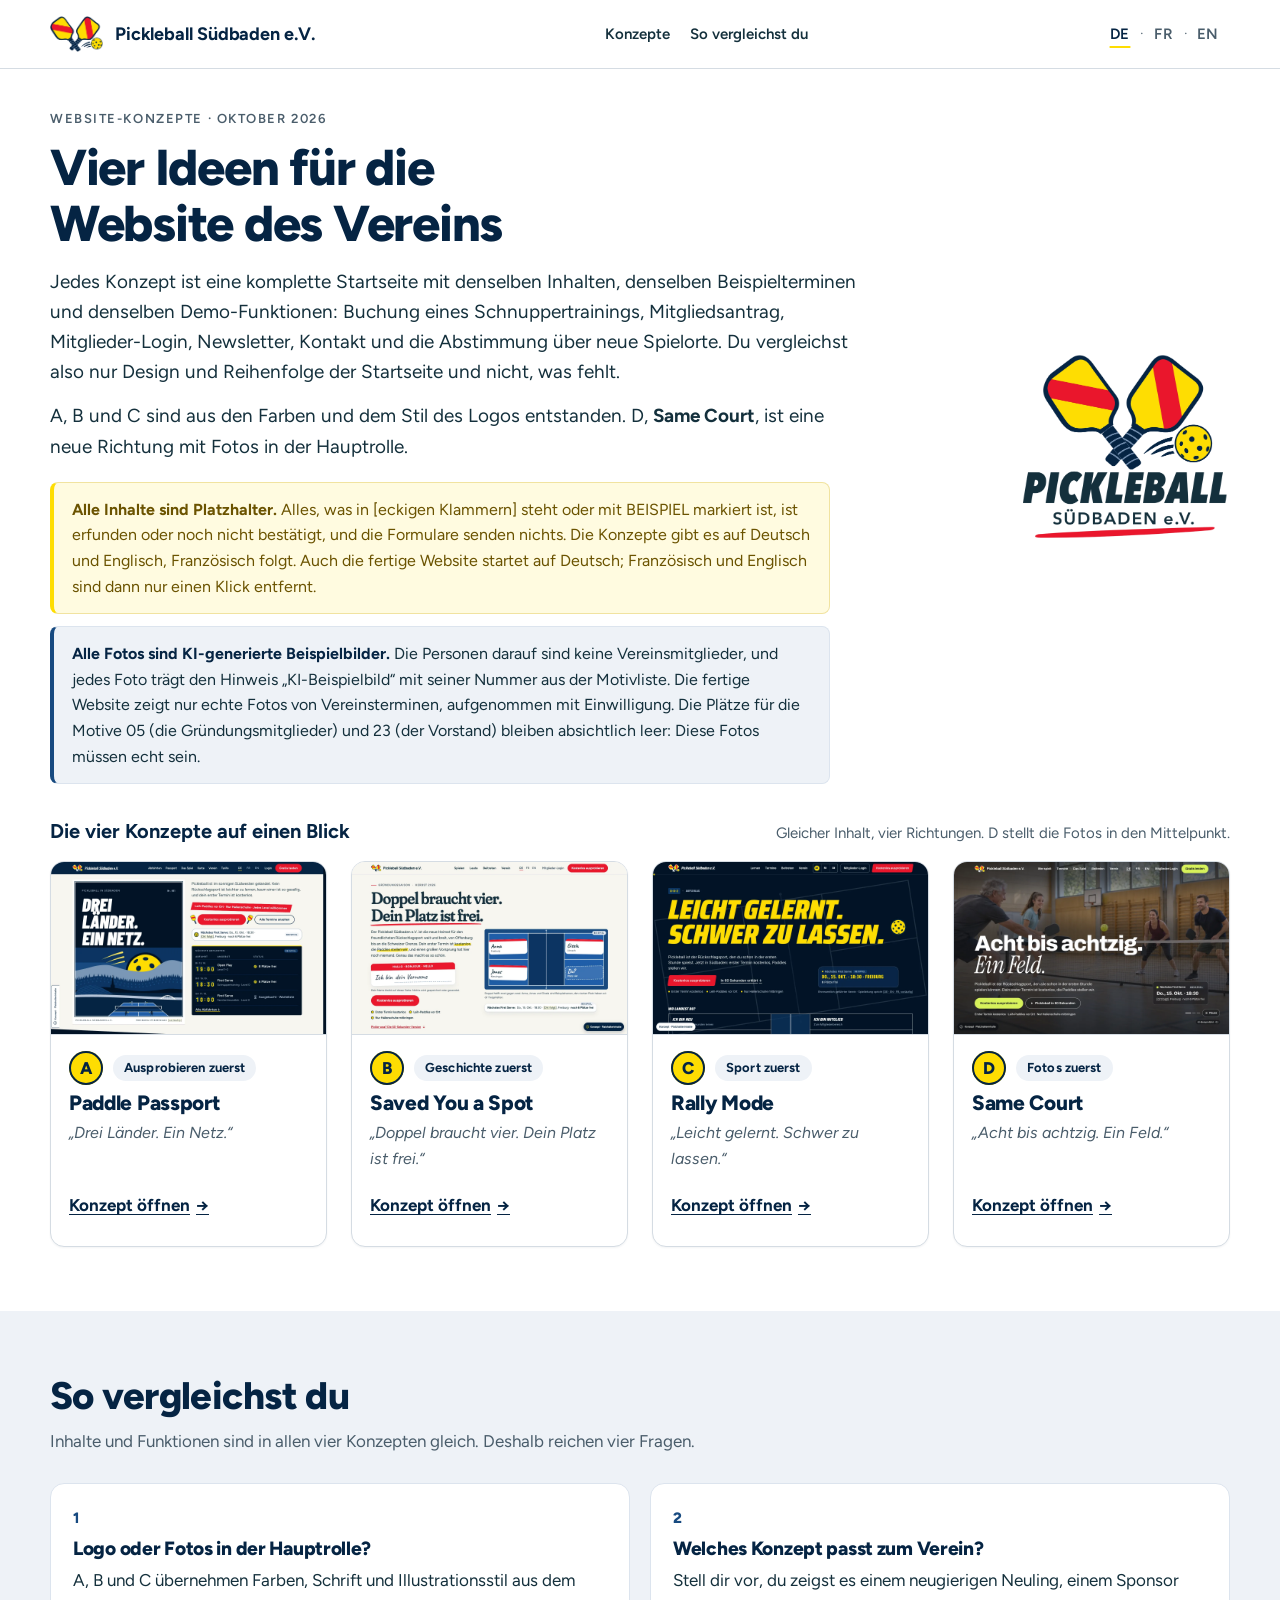
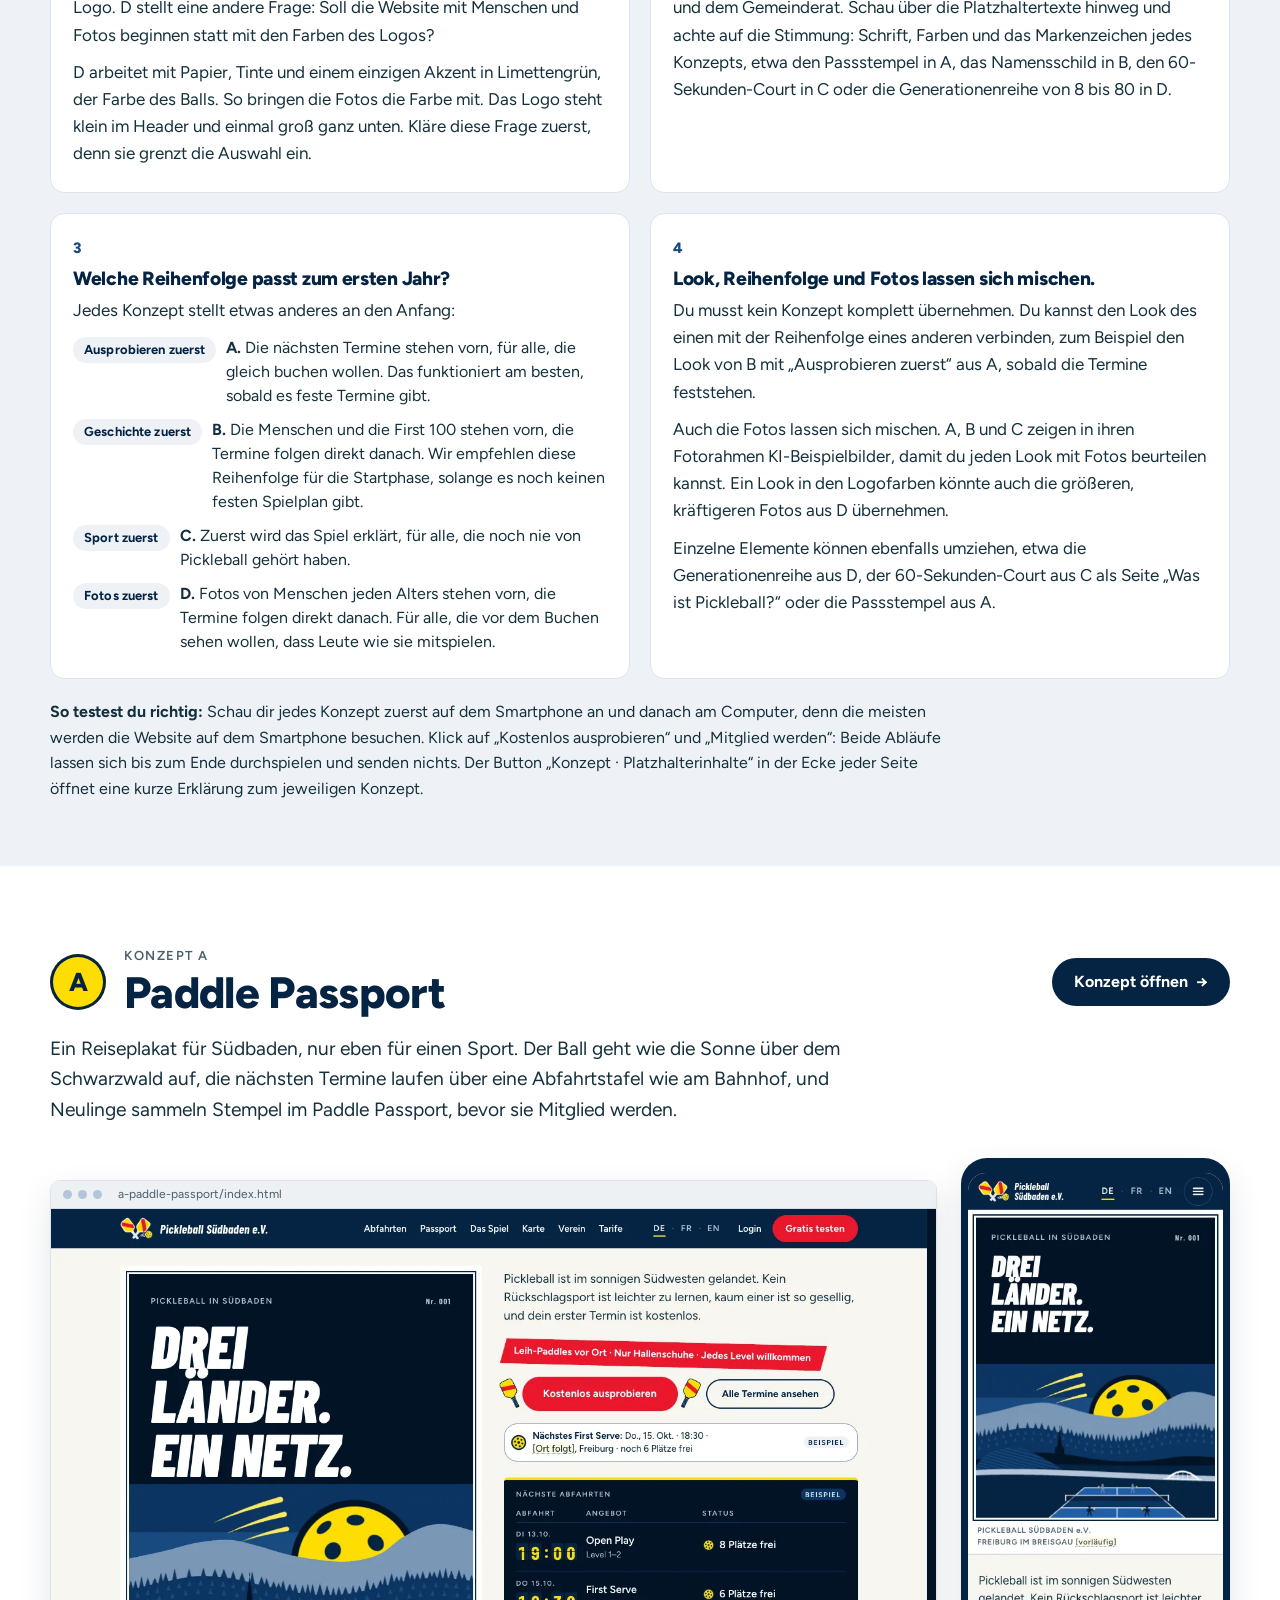
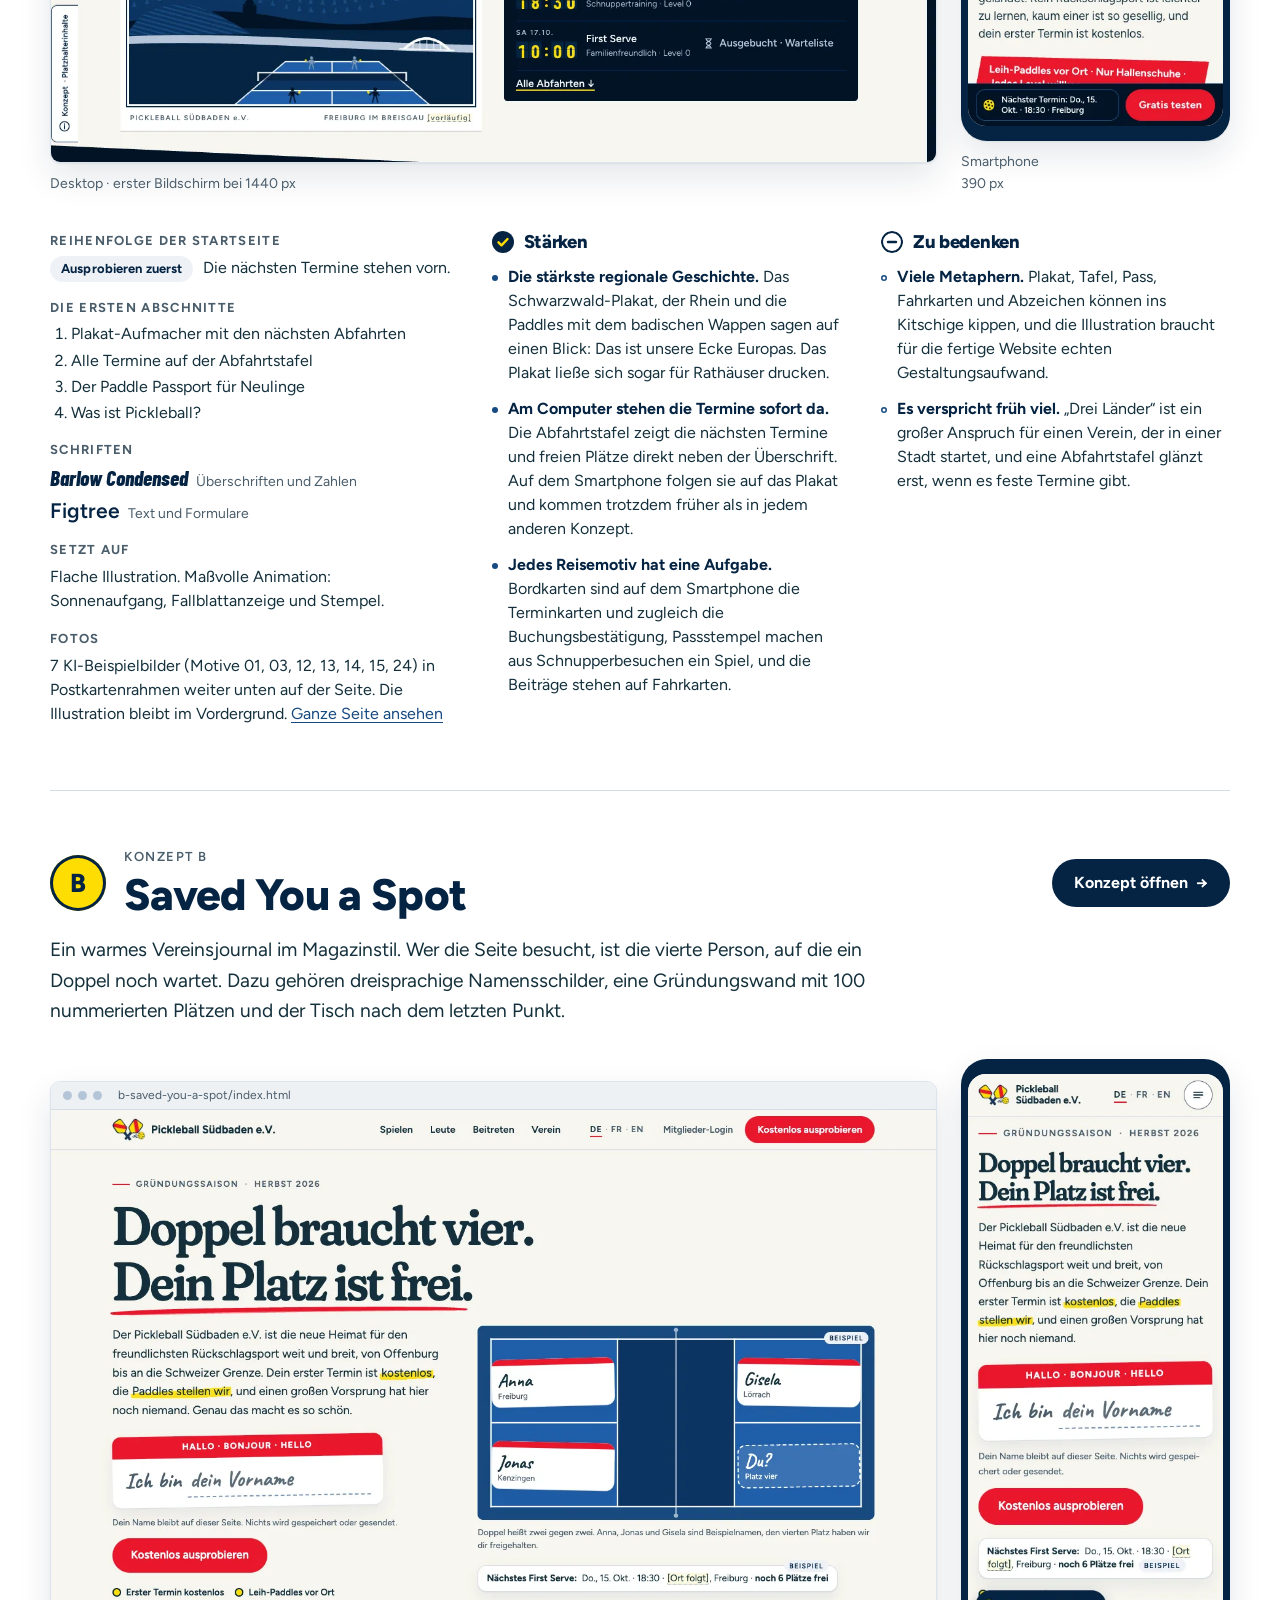
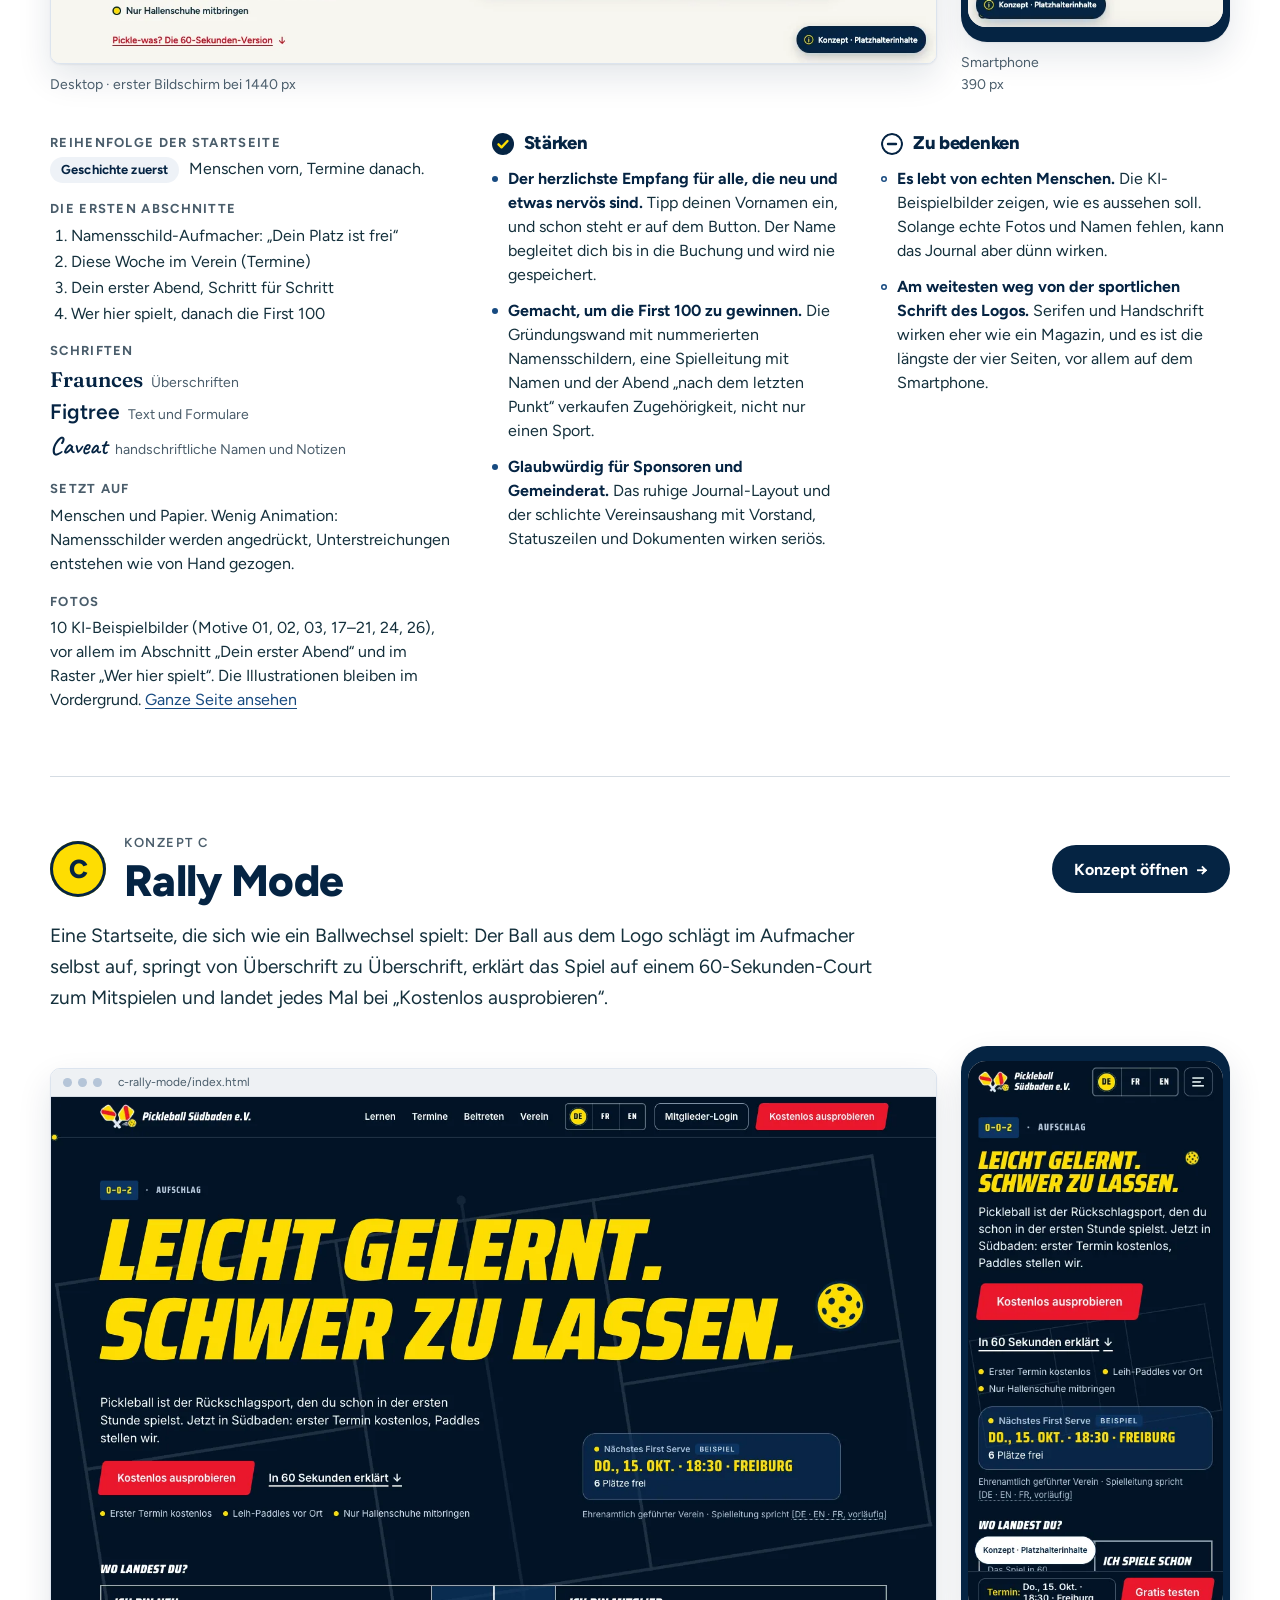
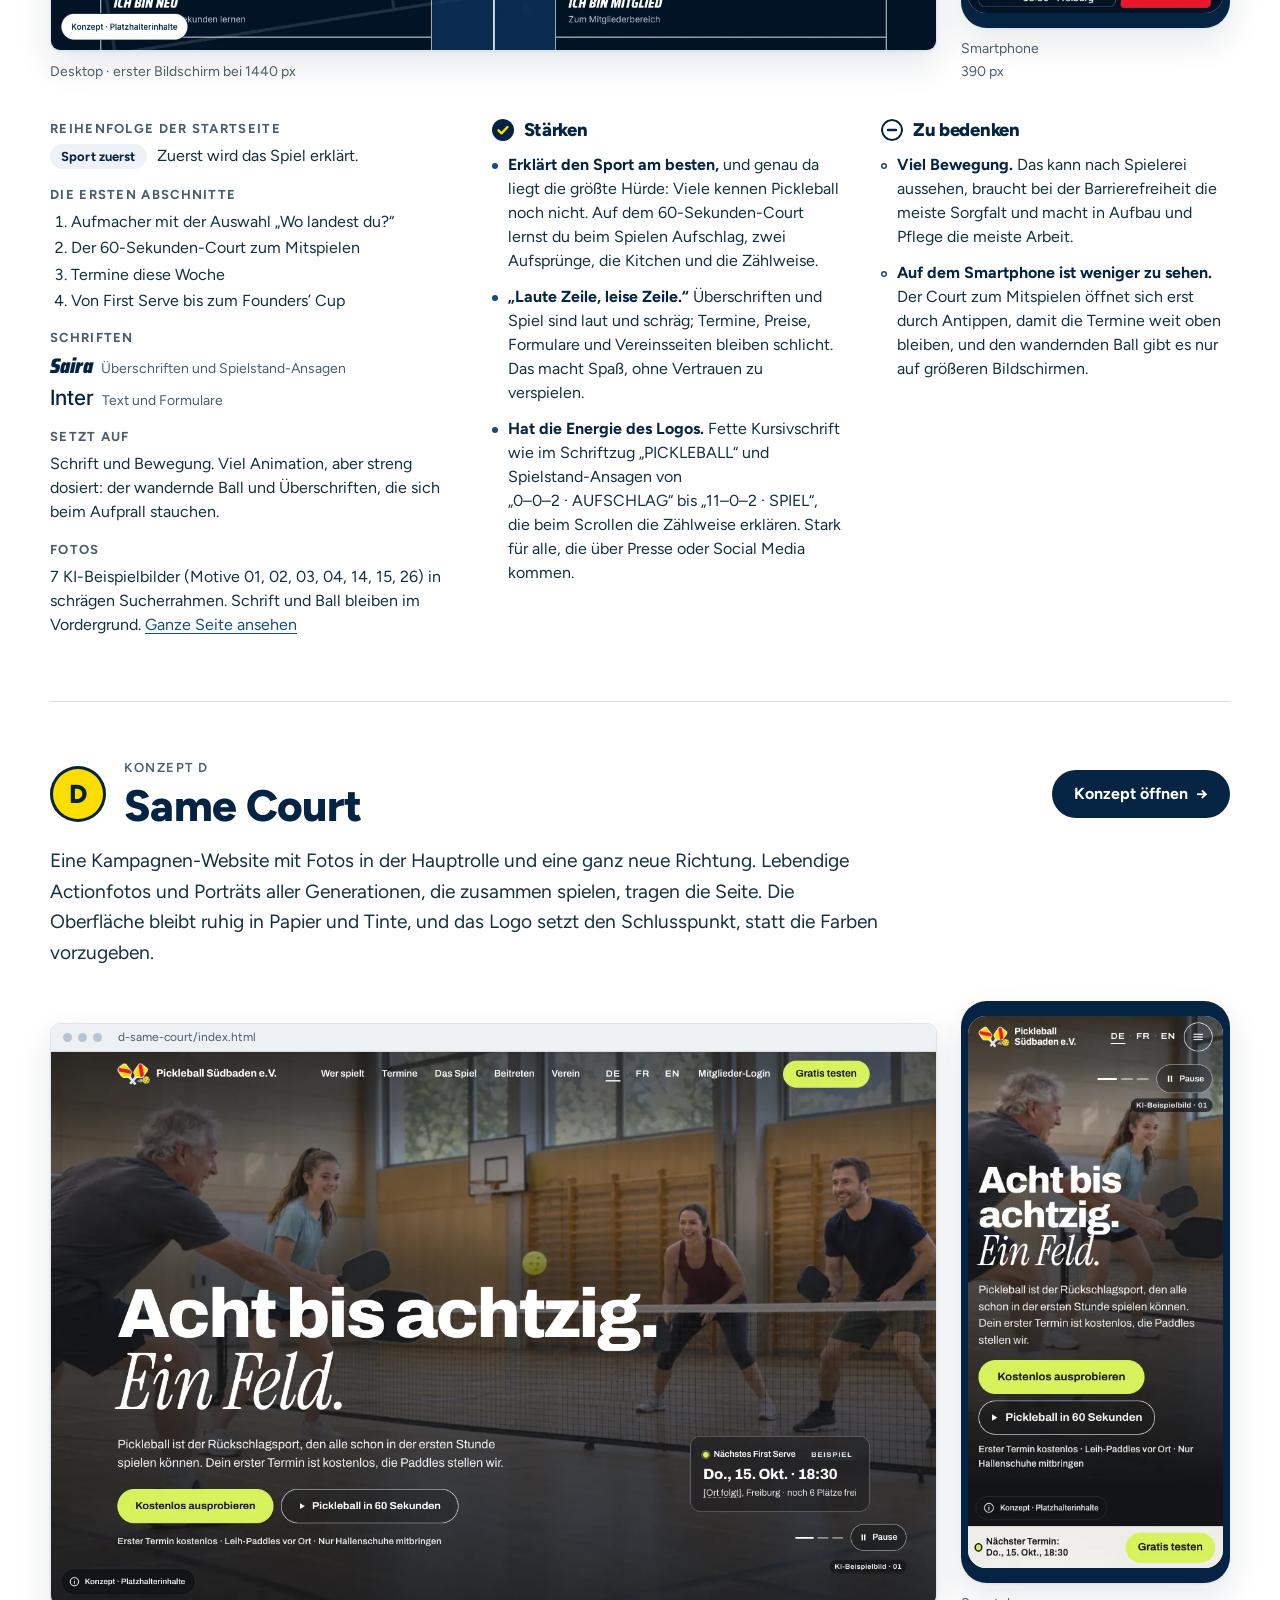
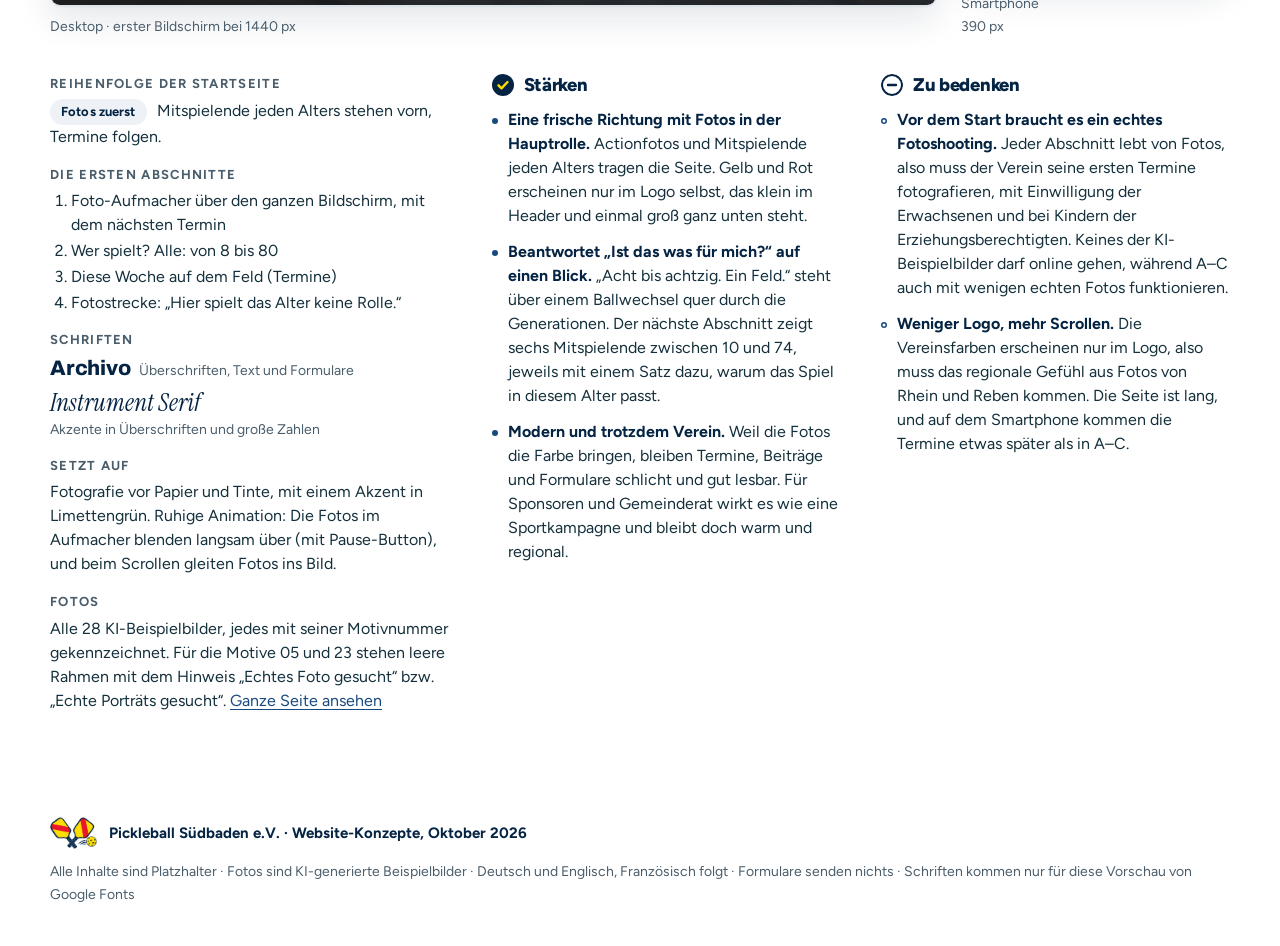
<file: index.html>
<!doctype html>
<html lang="de">
<head>
<meta charset="utf-8">
<meta name="viewport" content="width=device-width, initial-scale=1">
<meta name="robots" content="noindex">
<meta http-equiv="refresh" content="0; url=concepts/">
<title>Pickleball Südbaden e.V. · Website-Konzepte</title>
</head>
<body>
<p><a href="concepts/">Website-Konzepte</a> · <a href="concepts/index.en.html">Website concepts (English)</a></p>
</body>
</html>
</file>
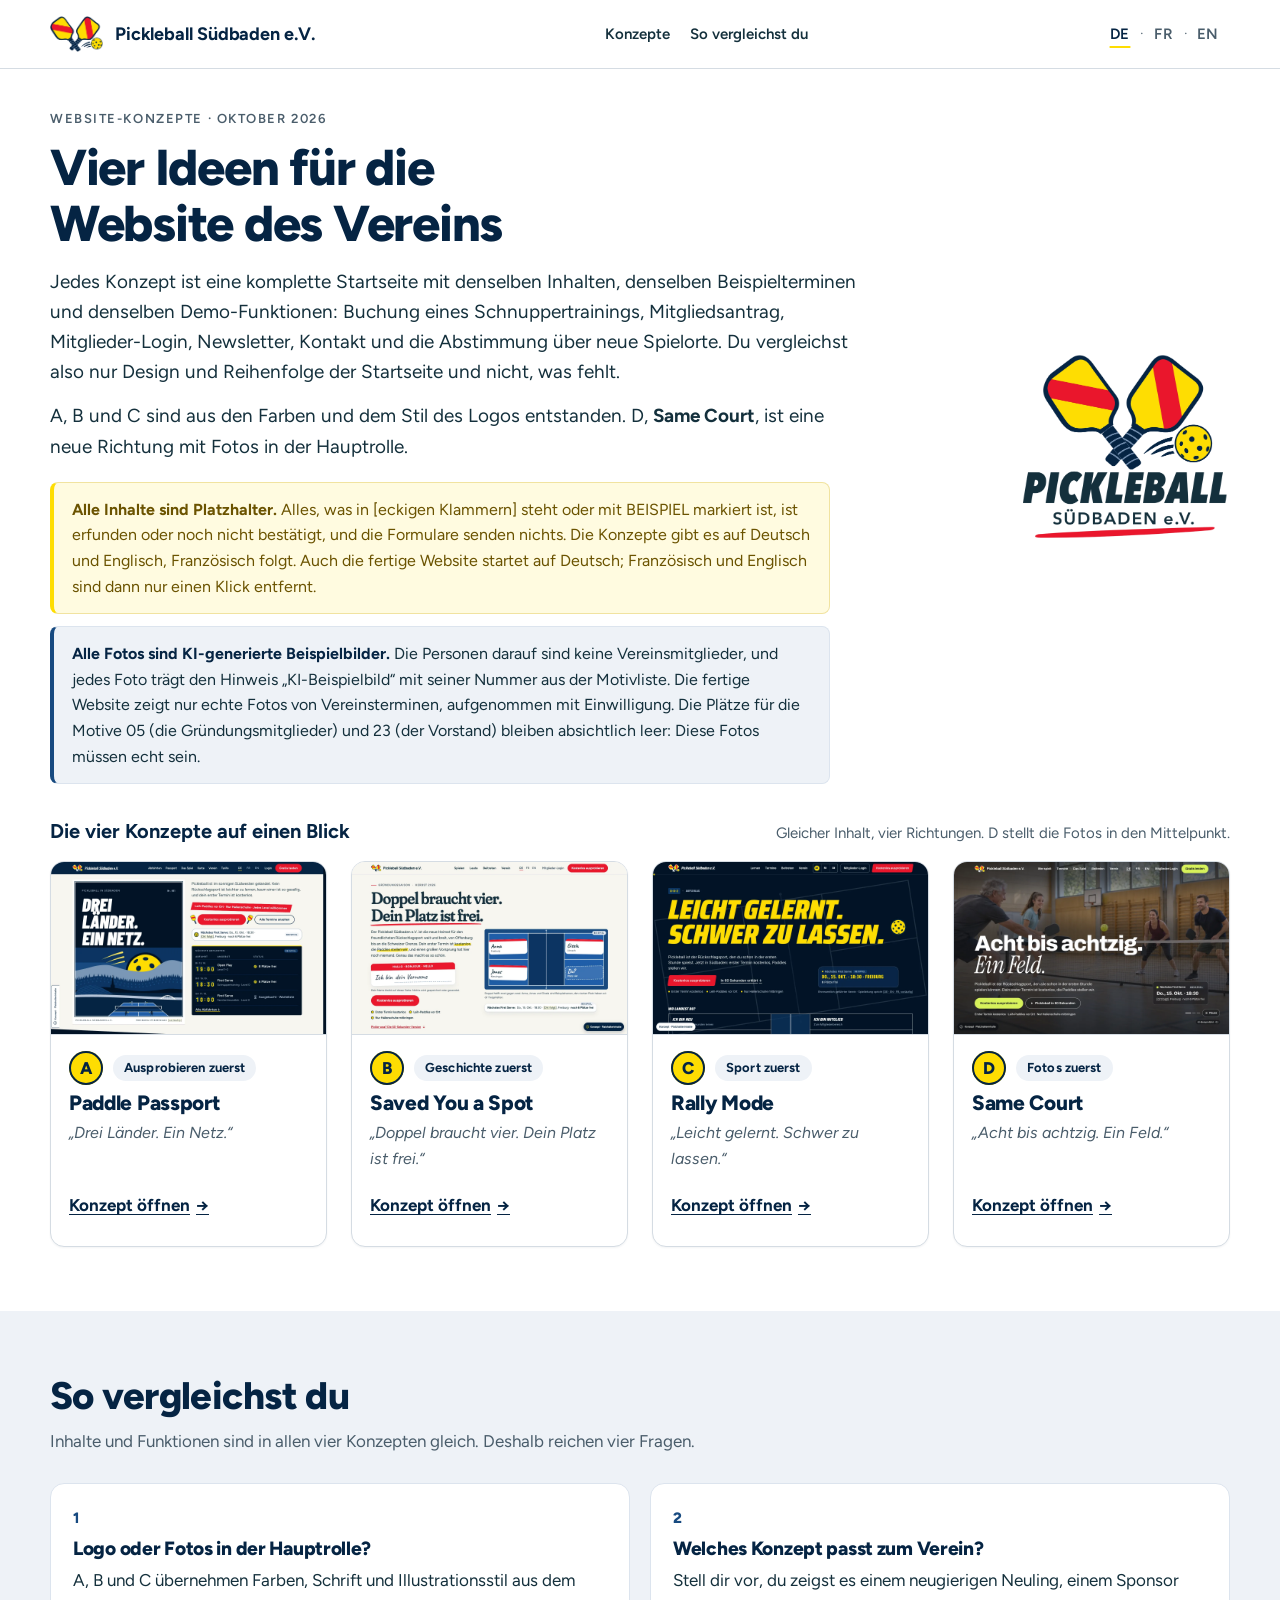
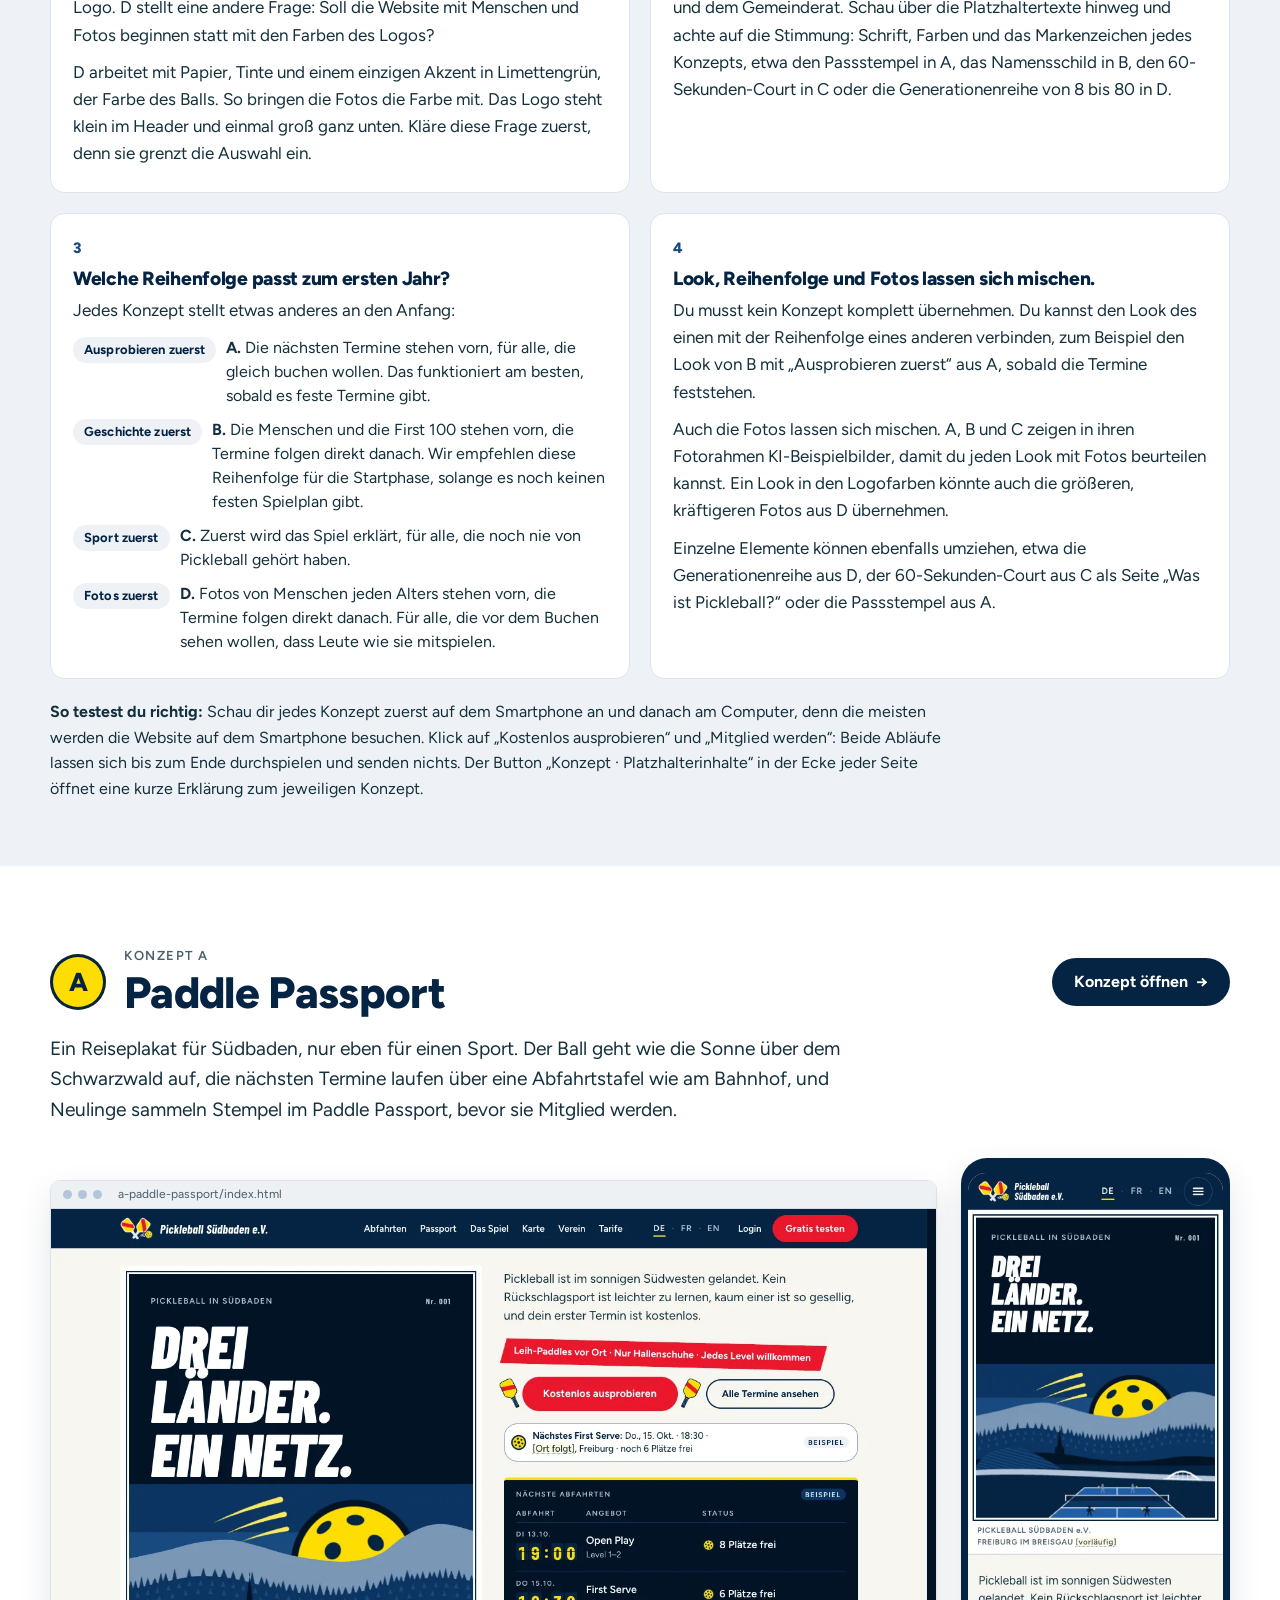
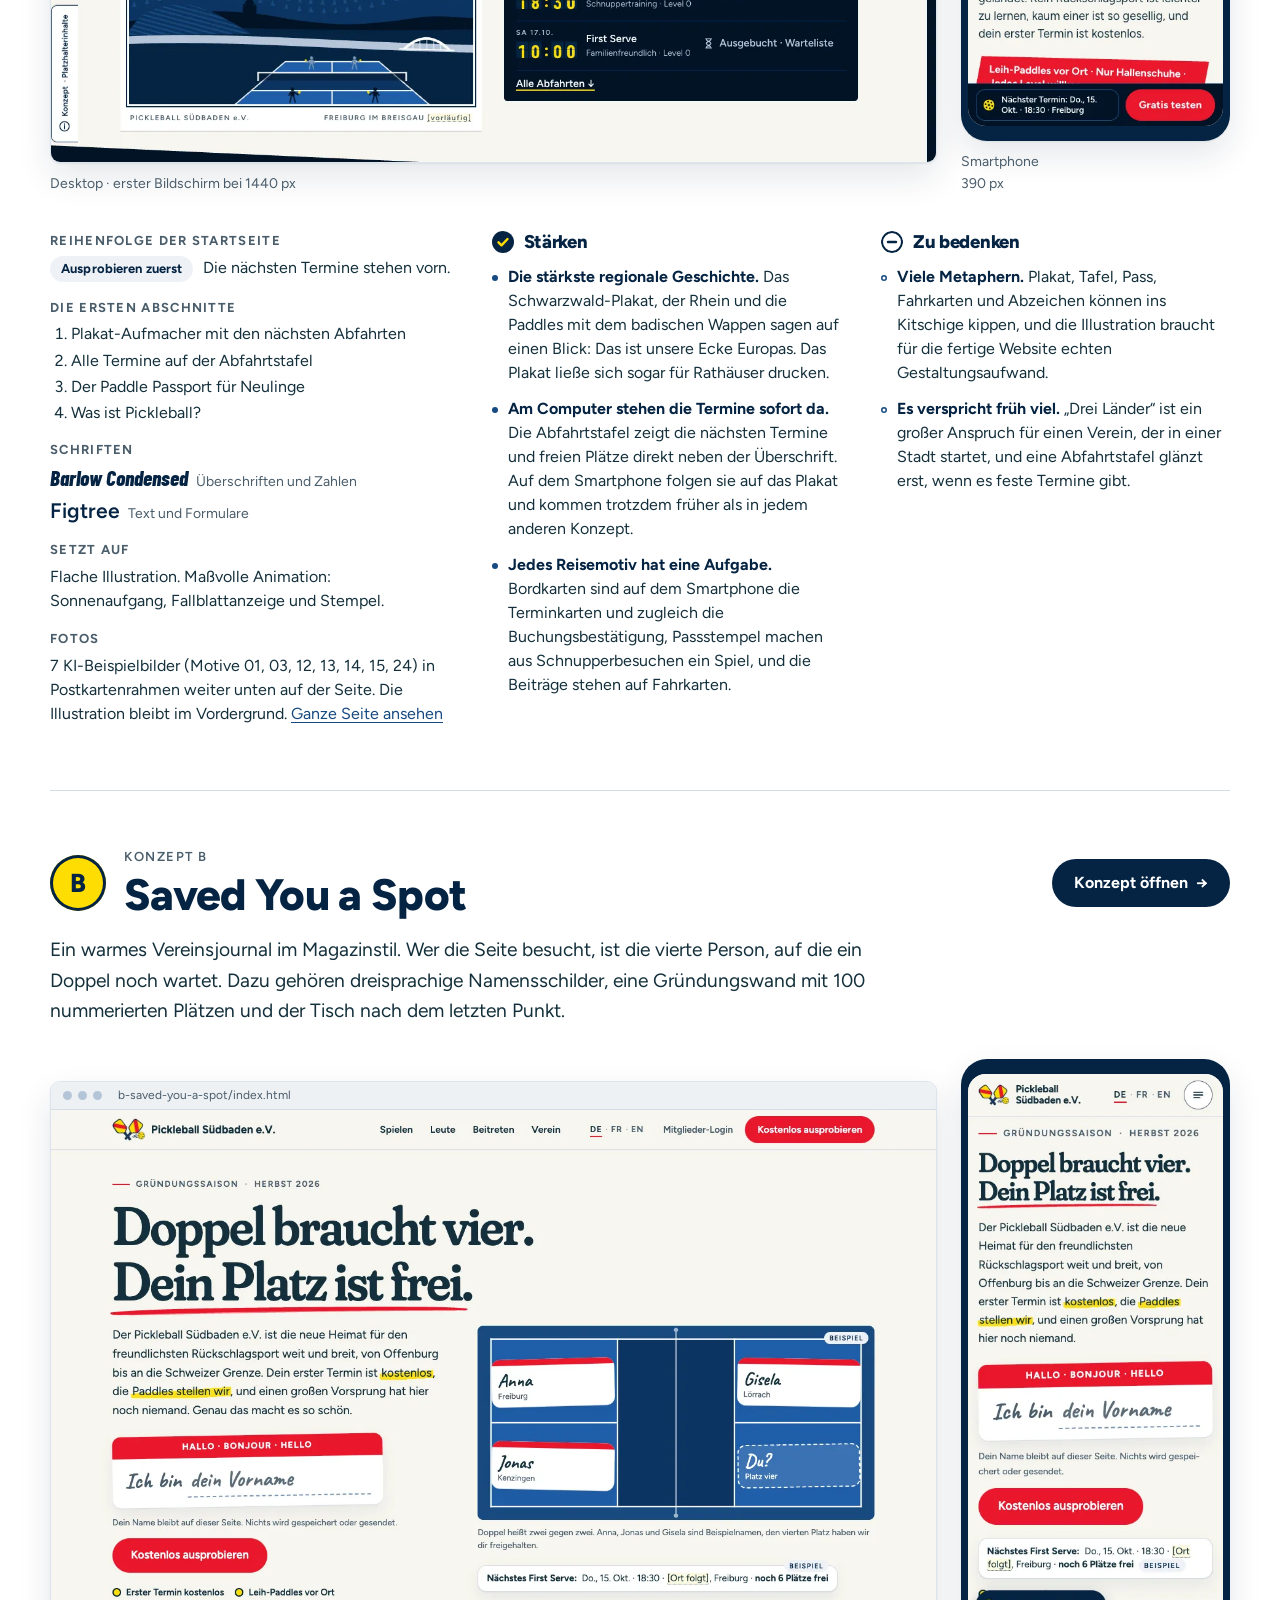
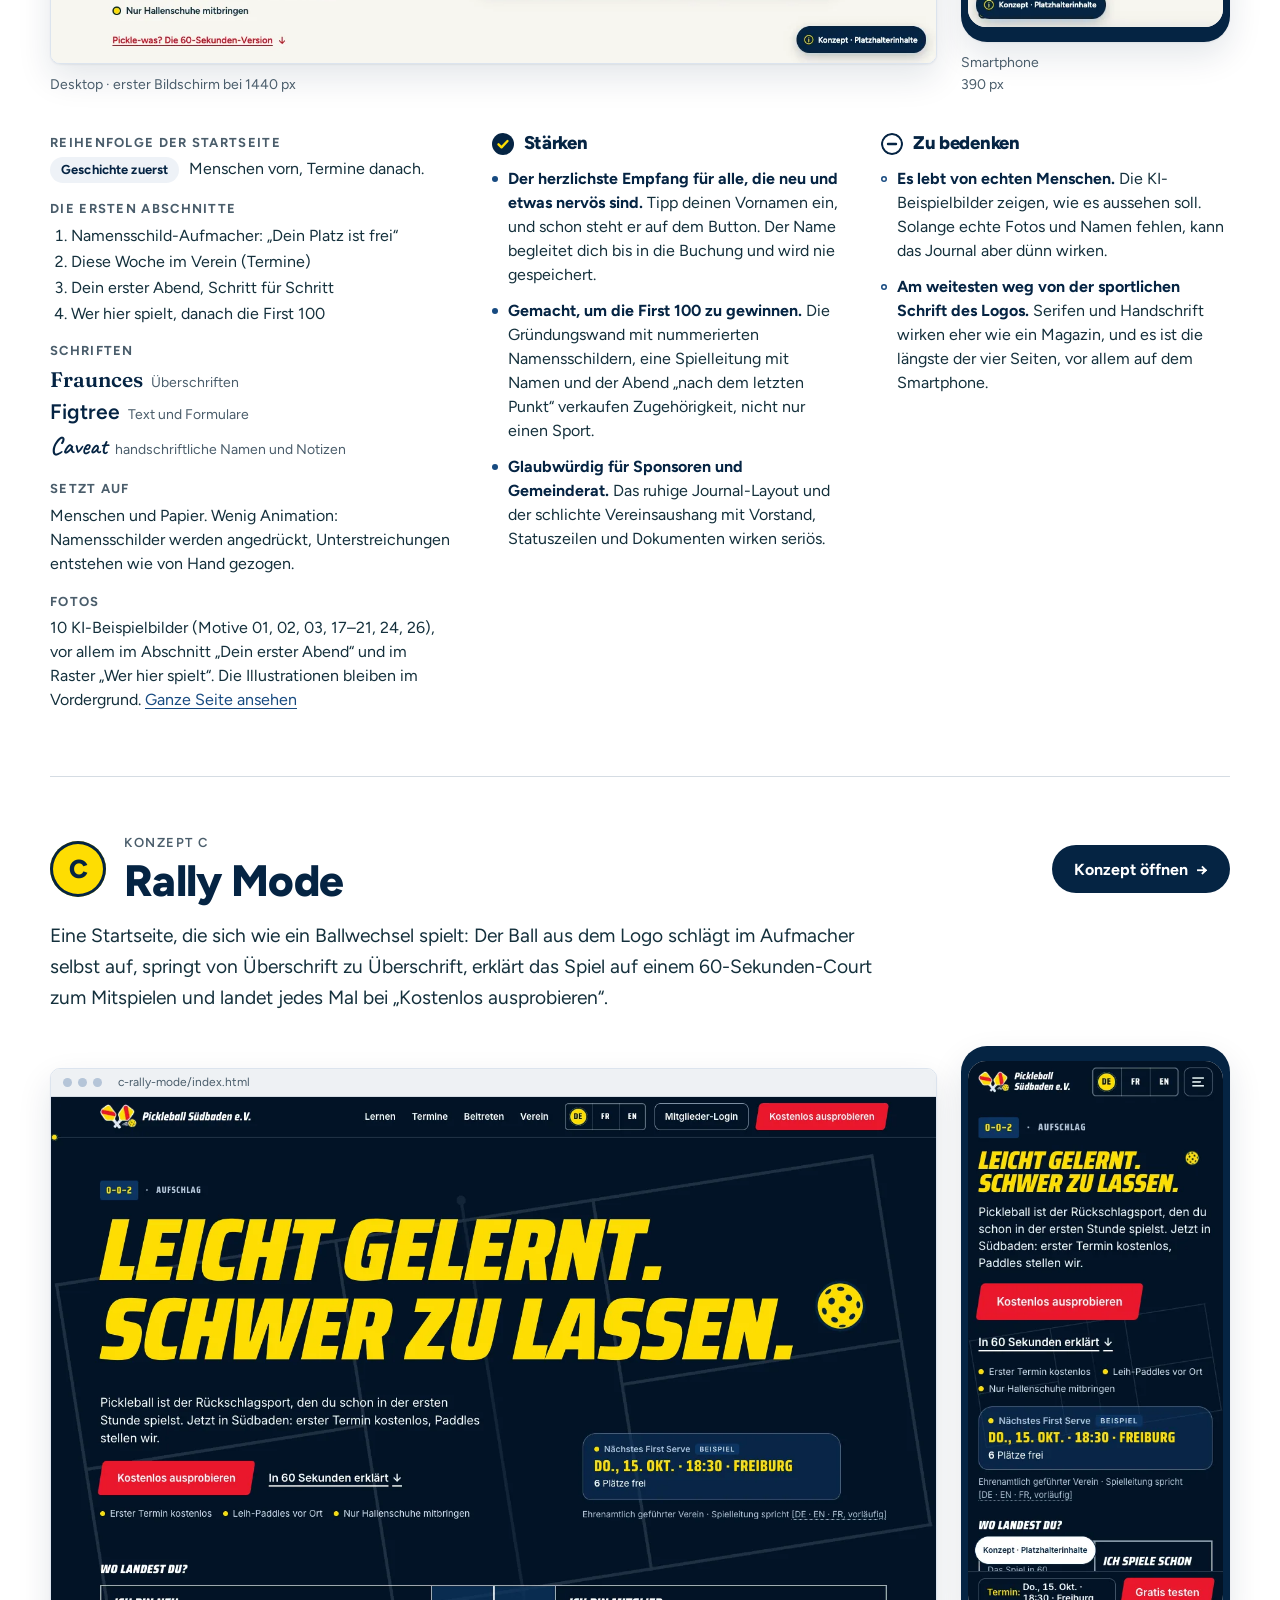
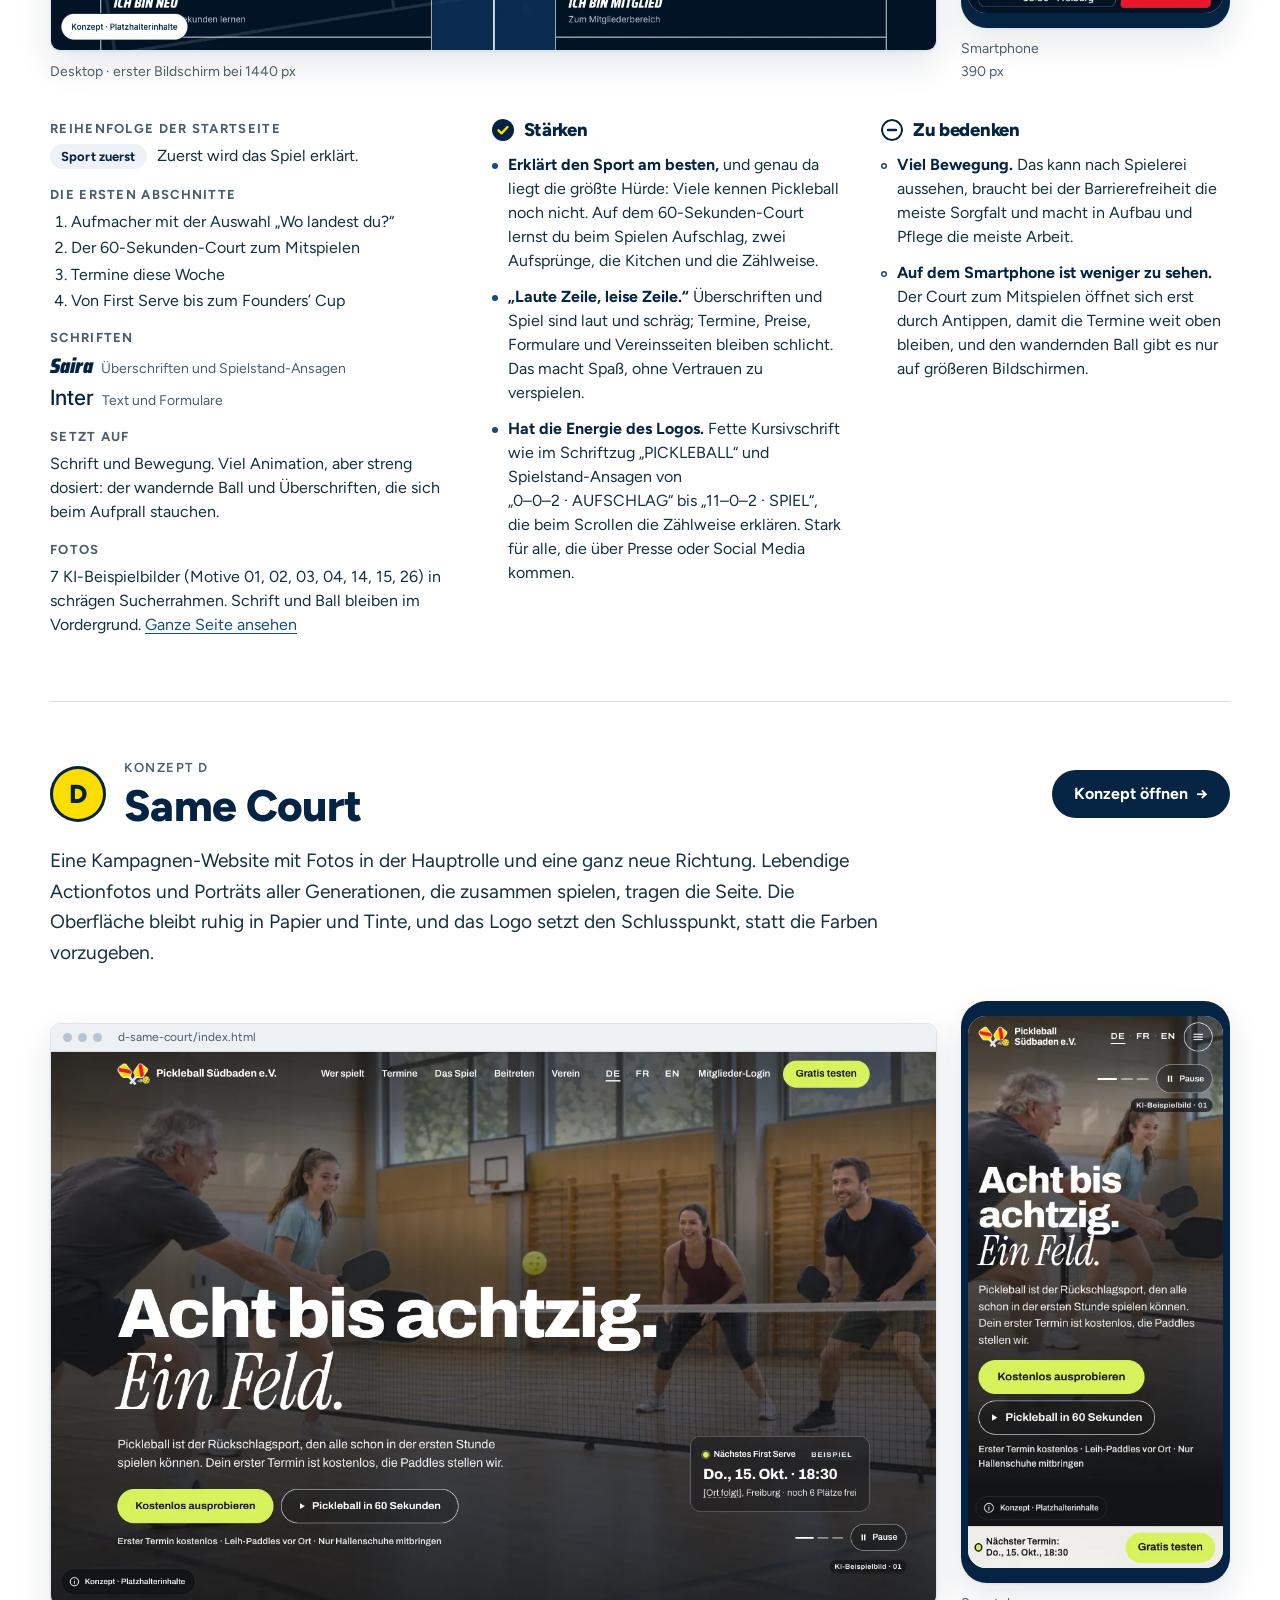
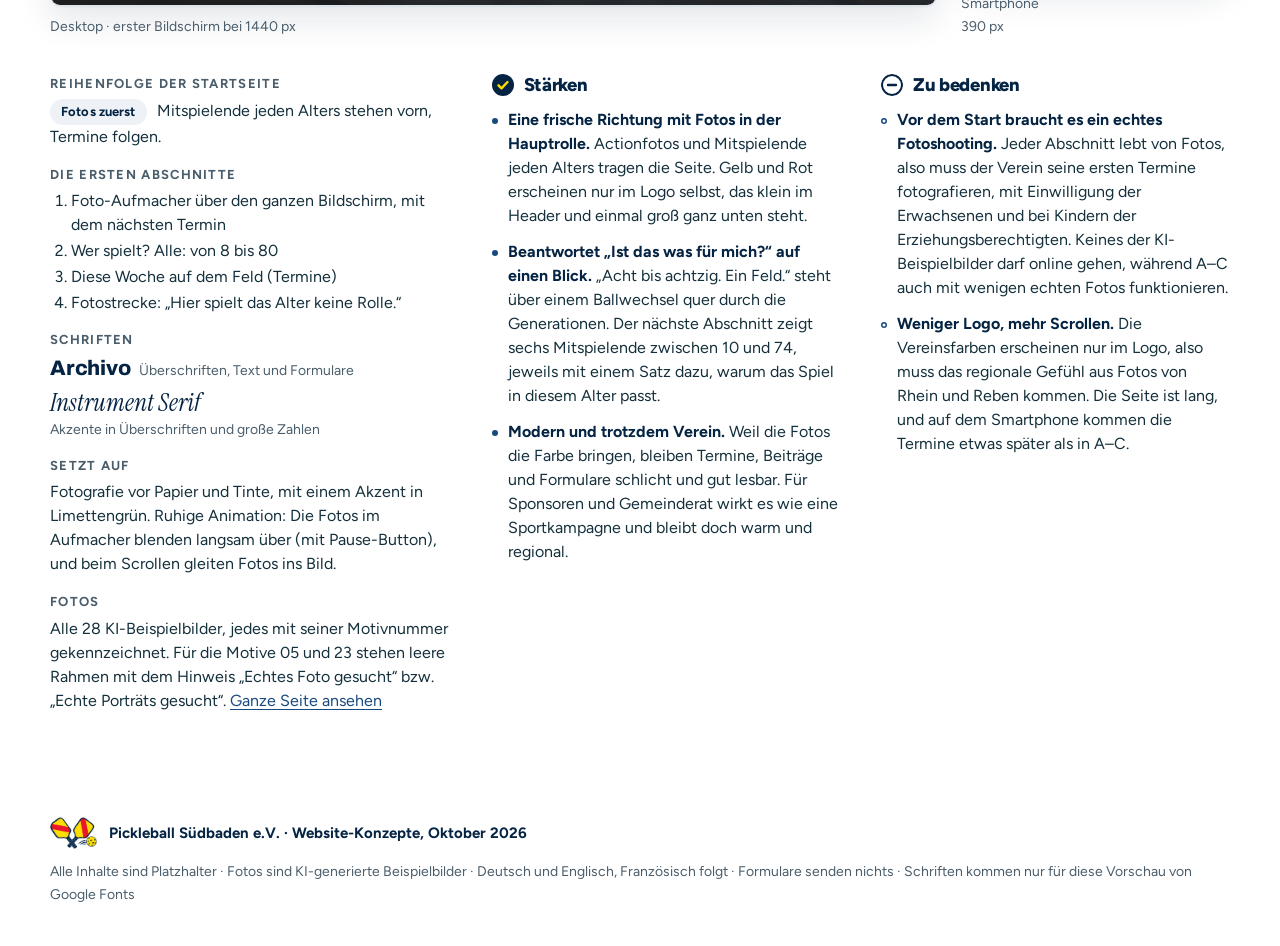
<file: concepts/index.html>
<!doctype html>
<html lang="de">
<head>
<meta charset="utf-8">
<meta name="viewport" content="width=device-width, initial-scale=1">
<meta name="robots" content="noindex">
<title>Pickleball Südbaden e.V. · Website-Konzepte</title>
<meta name="description" content="Überblick über vier Startseiten-Konzepte für den Pickleball Südbaden e.V.: Paddle Passport, Saved You a Spot, Rally Mode und Same Court mit Fotos in der Hauptrolle. Platzhalterinhalte und KI-Beispielbilder, auf Deutsch und Englisch.">
<link rel="alternate" hreflang="de" href="index.html">
<link rel="alternate" hreflang="en" href="index.en.html">
<link rel="alternate" hreflang="x-default" href="index.html">
<link rel="icon" href="shared/favicon.svg" type="image/svg+xml">
<link rel="icon" href="shared/favicon-32.png" sizes="32x32" type="image/png">
<link rel="apple-touch-icon" href="shared/apple-touch-icon.png">
<!-- Google Fonts for this preview only (Figtree for the page; the other families only set each concept's font names in their own type). -->
<link rel="preconnect" href="https://fonts.googleapis.com">
<link rel="preconnect" href="https://fonts.gstatic.com" crossorigin>
<link rel="stylesheet" href="https://fonts.googleapis.com/css2?family=Archivo:wght@800&family=Barlow+Condensed:ital,wght@1,800&family=Caveat:wght@600&family=Figtree:ital,wght@0,400..800;1,400..600&family=Fraunces:opsz,wght@9..144,600&family=Instrument+Serif:ital@1&family=Inter:wght@400..600&family=Saira:ital,wdth,wght@1,87.5,900&display=swap">
<style>
:root {
  --navy-950:#021427; --navy-900:#052443; --navy-800:#0C3561; --navy-700:#174A80;
  --grip-300:#7A96B6; --navy-200:#B5C5D8; --navy-100:#DCE4EE; --navy-50:#EEF2F7;
  --red-700:#C41224; --red-600:#EA162C;
  --yellow-800:#6B5300; --yellow-500:#FEDD02; --yellow-100:#FFF5B3; --yellow-50:#FFFBE0;
  --white:#FFFFFF; --mist:#EEF1F4; --line:#D5DCE3; --slate-500:#5A6B78; --slate-600:#4A5D6B; --ink:#14303C;
  --wrap:1180px; --gutter:24px;
  --shadow:0 1px 2px rgba(5,36,67,.06), 0 14px 34px rgba(5,36,67,.11);
  color-scheme: light;
}
*, *::before, *::after { box-sizing: border-box; }
html { -webkit-text-size-adjust: 100%; scroll-behavior: smooth; }
@media (prefers-reduced-motion: reduce) { html { scroll-behavior: auto; } *, *::before, *::after { transition: none !important; } }
body {
  margin: 0; background: var(--white); color: var(--ink);
  font-family: Figtree, system-ui, -apple-system, "Segoe UI", sans-serif; font-size: 17px; line-height: 1.6;
}
img { max-width: 100%; height: auto; display: block; }
a { color: var(--navy-700); text-underline-offset: .18em; }
a:hover { color: var(--navy-900); }
:focus-visible { outline: 3px solid var(--navy-900); outline-offset: 2px; border-radius: 4px; }
h1, h2, h3 { color: var(--navy-900); margin: 0; line-height: 1.12; letter-spacing: -.015em; text-wrap: balance; }
p { margin: 0; }
.wrap { max-width: calc(var(--wrap) + 2 * var(--gutter)); margin: 0 auto; padding: 0 var(--gutter); }
.nw { white-space: nowrap; }
.vh { position: absolute !important; width: 1px; height: 1px; overflow: hidden; clip: rect(0 0 0 0); clip-path: inset(50%); white-space: nowrap; }
.skip { position: absolute; left: 16px; top: -60px; z-index: 10; background: var(--navy-900); color: var(--white); padding: 10px 16px; border-radius: 8px; font-weight: 700; }
.skip:focus { top: 12px; color: var(--white); outline-color: var(--yellow-500); }
.eyebrow { font-size: 13px; font-weight: 600; letter-spacing: .12em; text-transform: uppercase; color: var(--slate-600); }

/* Header */
.top { border-bottom: 1px solid var(--line); background: var(--white); }
.top__in { display: flex; align-items: center; justify-content: space-between; gap: 8px 24px; min-height: 68px; flex-wrap: wrap; padding-top: 10px; padding-bottom: 10px; }
.brand { display: inline-flex; align-items: center; gap: 12px; color: var(--navy-900); text-decoration: none; font-weight: 700; font-size: 18px; letter-spacing: -.005em; min-height: 44px; }
.brand img { height: 36px; width: auto; }
.brand:hover { color: var(--navy-900); }
.nav { display: flex; gap: 4px 20px; flex-wrap: wrap; }
.nav a { color: var(--ink); text-decoration: none; font-weight: 600; font-size: 15px; display: inline-flex; align-items: center; min-height: 44px; }
.nav a:hover { color: var(--navy-700); text-decoration: underline; }
.lang { display: flex; align-items: center; }
.lang-btn { min-width: 44px; min-height: 44px; padding: 0 2px; display: inline-flex; align-items: center; justify-content: center; background: none; border: 0; color: var(--slate-600); font: 600 15px/1 Figtree, system-ui, sans-serif; letter-spacing: .06em; text-decoration: none; cursor: pointer; }
.lang-btn:hover { color: var(--navy-900); }
.lang-btn[aria-current="true"] { color: var(--navy-900); text-decoration: underline 2px var(--yellow-500); text-underline-offset: 7px; }
.lang-dot { color: var(--slate-500); width: 0; overflow: visible; display: inline-flex; justify-content: center; font-size: .875rem; }
.toast { position: fixed; left: 50%; bottom: 20px; transform: translateX(-50%); z-index: 20; max-width: calc(100% - 32px); margin: 0; padding: 12px 18px; border-radius: 10px; background: var(--navy-900); color: var(--white); font-size: 15px; line-height: 1.4; box-shadow: var(--shadow); opacity: 0; pointer-events: none; transition: opacity .2s; }
.toast.is-on { opacity: 1; }

/* Intro */
.intro { padding: 40px 0 64px; }
.intro__grid { display: grid; grid-template-columns: minmax(0, 1fr) auto; gap: 48px; align-items: center; }
.intro h1 { font-size: clamp(2rem, 4vw, 3.15rem); font-weight: 800; letter-spacing: -.025em; margin-top: 10px; max-width: 24ch; }
.lede { font-size: clamp(1.06rem, 1.5vw, 1.18rem); margin-top: 14px; max-width: 68ch; color: var(--ink); }
.notice { margin-top: 20px; background: var(--yellow-50); color: var(--yellow-800); border: 1px solid #F1E3A0; border-left: 4px solid var(--yellow-500); border-radius: 8px; padding: 14px 18px; max-width: 78ch; font-size: 16px; }
.notice strong { color: var(--yellow-800); }
.notice--photo { margin-top: 12px; background: var(--navy-50); color: var(--ink); border-color: var(--navy-100); border-left-color: var(--navy-700); }
.notice--photo strong { color: var(--navy-900); }
.intro__logo { width: 210px; }

.sheet-head { display: flex; align-items: baseline; justify-content: space-between; gap: 4px 12px; margin: 36px 0 16px; flex-wrap: wrap; }
.sheet-head h2 { font-size: 1.25rem; font-weight: 700; letter-spacing: 0; }
.sheet-head p { color: var(--slate-600); font-size: 15px; }
.sheet { list-style: none; margin: 0; padding: 0; display: grid; grid-template-columns: repeat(4, minmax(0, 1fr)); gap: 24px; }
.card { position: relative; background: var(--white); border: 1px solid var(--line); border-radius: 14px; overflow: hidden; display: flex; flex-direction: column; box-shadow: 0 1px 2px rgba(5,36,67,.05); transition: box-shadow .15s, border-color .15s; }
.card:hover { border-color: var(--navy-200); box-shadow: var(--shadow); }
.card__thumb { display: block; border-bottom: 1px solid var(--line); background: var(--mist); }
.card__body { padding: 16px 18px 18px; display: flex; flex-direction: column; gap: 6px; flex: 1; }
.card__top { display: flex; align-items: center; gap: 10px; }
.card h3 { font-size: 1.3rem; font-weight: 800; }
.card h3 a { color: var(--navy-900); text-decoration: none; }
.card h3 a::after { content: ""; position: absolute; inset: 0; border-radius: 14px; }
.card h3 a:focus-visible { outline: none; }
.card h3 a:focus-visible::after { outline: 3px solid var(--navy-900); outline-offset: -3px; }
.card__open { position: relative; z-index: 1; }
.card h3 a:hover { text-decoration: underline; }
.card__line { color: var(--slate-600); font-style: italic; font-size: 16px; }
.card__open { margin-top: auto; padding-top: 6px; align-self: flex-start; }
.textlink { display: inline-flex; align-items: center; gap: 6px; min-height: 44px; font-weight: 700; color: var(--navy-900); }

.letter { flex: none; display: inline-grid; place-items: center; width: 34px; height: 34px; border-radius: 50%; background: var(--yellow-500); color: var(--navy-900); font-weight: 800; font-size: 17px; box-shadow: inset 0 0 0 2px var(--navy-900); line-height: 1; }
.letter--lg { width: 56px; height: 56px; font-size: 26px; box-shadow: inset 0 0 0 3px var(--navy-900); }
.chip { display: inline-flex; align-items: center; background: var(--navy-50); color: var(--navy-900); border-radius: 999px; padding: 3px 11px; font-size: 13px; font-weight: 700; letter-spacing: .01em; white-space: nowrap; }

/* Screenshot frames */
.screen { position: relative; overflow: hidden; background: var(--mist); }
.screen img { width: 100%; height: 100%; object-fit: cover; object-position: top center; }
.screen--desk { aspect-ratio: 1440 / 900; }
.screen--phone { aspect-ratio: 390 / 844; }
.missing { display: none; position: absolute; inset: 0; padding: 10px; align-content: center; justify-items: center; gap: 4px; text-align: center; color: var(--slate-600); font-size: 14px; line-height: 1.35; background: repeating-linear-gradient(-45deg, var(--mist) 0 10px, var(--navy-50) 10px 20px); }
.missing strong { color: var(--navy-900); font-size: 15px; }
.missing code { font-size: 12px; overflow-wrap: anywhere; color: var(--slate-600); }
.is-missing img { display: none; }
.is-missing .missing { display: grid; }

/* How to judge */
.band { background: var(--navy-50); padding: 64px 0; }
.section-title { font-size: clamp(1.75rem, 3.2vw, 2.4rem); font-weight: 800; }
.section-intro { margin-top: 10px; max-width: 64ch; color: var(--slate-600); }
.judge { list-style: none; margin: 28px 0 0; padding: 0; display: grid; grid-template-columns: repeat(2, minmax(0, 1fr)); gap: 20px; counter-reset: q; }
.judge > li { background: var(--white); border-radius: 14px; padding: 22px 22px 24px; border: 1px solid var(--navy-100); counter-increment: q; }
.judge > li::before { content: counter(q); display: block; font-weight: 800; font-size: 15px; color: var(--navy-700); letter-spacing: .08em; margin-bottom: 8px; }
.judge h3 { font-size: 1.2rem; font-weight: 800; margin-bottom: 8px; }
.judge p + p { margin-top: 10px; }
.orders { list-style: none; margin: 12px 0 0; padding: 0; display: grid; gap: 10px; }
.orders li { display: grid; grid-template-columns: auto minmax(0, 1fr); gap: 2px 10px; align-items: start; font-size: 16px; line-height: 1.5; }
.orders .chip { margin-top: 1px; }
.tips { margin-top: 20px; font-size: 16px; color: var(--ink); max-width: 90ch; }

/* Concepts */
.concepts { padding: 24px 0 8px; }
.concept { padding: 56px 0 64px; border-top: 1px solid var(--line); display: grid; grid-template-columns: 1.15fr 1fr 1fr; column-gap: 40px; grid-template-areas: "head head head" "line line line" "media media media" "facts pros cons"; scroll-margin-top: 8px; }
.concept:first-child { border-top: 0; }
.concept__head { grid-area: head; display: flex; align-items: center; gap: 12px 18px; flex-wrap: wrap; }
.concept__title { flex: 1 1 260px; min-width: 0; }
.concept__title h2 { font-size: clamp(1.9rem, 3.6vw, 2.75rem); font-weight: 800; margin-top: 2px; }
.btn { display: inline-flex; align-items: center; justify-content: center; gap: 8px; min-height: 48px; padding: 10px 22px; border-radius: 999px; background: var(--navy-900); color: var(--white); font-weight: 700; font-size: 16px; text-decoration: none; white-space: nowrap; }
.btn:hover { background: var(--navy-700); color: var(--white); }
.concept__line { grid-area: line; margin-top: 16px; font-size: clamp(1.06rem, 1.5vw, 1.22rem); max-width: 70ch; }
.media { grid-area: media; display: flex; align-items: flex-end; gap: 24px; margin-top: 32px; }
.shot { margin: 0; min-width: 0; }
.shot--desk { flex: 1.6 1 2px; }
.shot--phone { flex: .462 1 14px; }
.shot figcaption { margin-top: 10px; font-size: 14px; color: var(--slate-600); }
.frame--desk { border: 1px solid var(--navy-100); border-radius: 10px; overflow: hidden; box-shadow: var(--shadow); background: var(--white); }
.frame__bar { height: 28px; display: flex; align-items: center; gap: 6px; padding: 0 12px; background: var(--mist); border-bottom: 1px solid var(--line); }
.frame__bar i { width: 9px; height: 9px; border-radius: 50%; background: var(--navy-200); }
.frame__bar span { margin-left: 10px; font-size: 12px; color: var(--slate-600); overflow: hidden; white-space: nowrap; text-overflow: ellipsis; }
.frame--phone { background: var(--navy-900); padding: 15px 7px; border-radius: 26px; box-shadow: var(--shadow); }
.frame--phone .screen { border-radius: 18px; }
.facts { grid-area: facts; }
.pros { grid-area: pros; }
.cons { grid-area: cons; }
.facts, .pros, .cons { margin-top: 36px; min-width: 0; }
.facts dl { margin: 0; display: grid; gap: 16px; }
.facts dt { font-size: 13px; font-weight: 700; letter-spacing: .1em; text-transform: uppercase; color: var(--slate-600); }
.facts dd { margin: 4px 0 0; font-size: 16px; line-height: 1.5; }
.facts dd .chip { margin-right: 6px; }
.facts ol { margin: 4px 0 0; padding-left: 1.3em; font-size: 16px; line-height: 1.45; }
.facts ol li + li { margin-top: 3px; }
.fonts { display: grid; gap: 6px; margin-top: 4px; }
.font { display: flex; align-items: baseline; flex-wrap: wrap; gap: 0 8px; }
.font b { font-size: 21px; font-weight: 400; color: var(--navy-900); line-height: 1.25; }
.font span { font-size: 14px; color: var(--slate-600); }
.f-barlow { font-family: "Barlow Condensed", sans-serif; font-style: italic; font-weight: 800 !important; }
.f-figtree { font-family: Figtree, sans-serif; font-weight: 600 !important; }
.f-fraunces { font-family: Fraunces, Georgia, serif; font-weight: 600 !important; }
.f-caveat { font-family: Caveat, cursive; font-weight: 600 !important; font-size: 25px !important; }
.f-saira { font-family: Saira, sans-serif; font-style: italic; font-weight: 900 !important; font-stretch: 87.5%; }
.f-inter { font-family: Inter, sans-serif; font-weight: 500 !important; }
.f-archivo { font-family: Archivo, sans-serif; font-weight: 800 !important; letter-spacing: -.01em; }
.f-instrument { font-family: "Instrument Serif", Georgia, serif; font-style: italic; font-size: 25px !important; }
.pros h3, .cons h3 { font-size: 1.15rem; font-weight: 800; display: flex; align-items: center; gap: 10px; }
.pros h3::before, .cons h3::before { content: ""; width: 22px; height: 22px; border-radius: 50%; flex: none; background: var(--navy-900) url("data:image/svg+xml,%3Csvg xmlns='http://www.w3.org/2000/svg' viewBox='0 0 22 22'%3E%3Cpath d='M6.5 11.3l3 3 6-6.3' fill='none' stroke='%23FEDD02' stroke-width='2.4' stroke-linecap='round' stroke-linejoin='round'/%3E%3C/svg%3E") center/22px no-repeat; }
.cons h3::before { background: var(--white) url("data:image/svg+xml,%3Csvg xmlns='http://www.w3.org/2000/svg' viewBox='0 0 22 22'%3E%3Cpath d='M7 11h8' fill='none' stroke='%23052443' stroke-width='2.4' stroke-linecap='round'/%3E%3C/svg%3E") center/22px no-repeat; box-shadow: inset 0 0 0 2px var(--navy-900); }
.pros ul, .cons ul { margin: 12px 0 0; padding: 0; list-style: none; display: grid; gap: 12px; }
.pros li, .cons li { font-size: 16px; line-height: 1.5; padding-left: 16px; position: relative; }
.pros li::before, .cons li::before { content: ""; position: absolute; left: 0; top: .62em; width: 6px; height: 6px; border-radius: 50%; background: var(--navy-700); }
.cons li::before { background: transparent; box-shadow: inset 0 0 0 1.5px var(--navy-700); }
.pros li b, .cons li b { color: var(--navy-900); }

.foot { padding: 32px 0 40px; font-size: 14px; color: var(--slate-600); }
.foot__in { display: flex; gap: 12px 24px; align-items: center; justify-content: space-between; flex-wrap: wrap; }
.foot__brand { display: flex; align-items: center; gap: 12px; color: var(--navy-900); font-weight: 700; font-size: 15px; }
.foot__brand img { height: 32px; width: auto; }

/* Four cards: two by two until there is room for a row of four */
@media (max-width: 1099px) {
  .sheet { grid-template-columns: repeat(2, minmax(0, 1fr)); }
}
/* Tablet */
@media (max-width: 1023px) {
  .concept { grid-template-columns: minmax(0, 1fr) minmax(0, 1fr); grid-template-areas: "head head" "line line" "media media" "facts pros" "facts cons"; column-gap: 32px; }
  .cons { margin-top: 28px; }
  .judge { grid-template-columns: minmax(0, 1fr); gap: 14px; }
  .intro__logo { width: 180px; }
}
@media (max-width: 860px) {
  .sheet { gap: 16px; }
  .card__body { padding: 14px 14px 16px; }
  .card h3 { font-size: 1.15rem; }
}
/* Phones */
@media (max-width: 719px) {
  :root { --gutter: 16px; }
  .intro { padding: 32px 0 44px; }
  .intro__grid { grid-template-columns: minmax(0, 1fr); }
  .intro__logo { display: none; }
  .sheet-head { margin-top: 36px; }
  .sheet { grid-template-columns: minmax(0, 1fr); gap: 12px; }
  .card { display: grid; grid-template-columns: 132px minmax(0, 1fr); }
  .card__thumb { border-bottom: 0; border-right: 1px solid var(--line); align-self: stretch; display: flex; }
  .card__thumb .screen { width: 100%; min-height: 112px; aspect-ratio: auto; }
  .card__thumb .screen img { object-position: left top; }
  .card__body { padding: 10px 12px 6px; gap: 2px; }
  .card__line { font-size: 15px; line-height: 1.4; }
  .card__open { padding-top: 0; }
  .missing { padding: 4px; font-size: 12px; }
  .card .missing code { display: none; }
  .band { padding: 44px 0; }
  .judge > li { display: block; padding: 18px 18px 20px; }
  .concept { padding: 40px 0 48px; grid-template-columns: 128px minmax(0, 1fr); column-gap: 16px; grid-template-areas: "head head" "line line" "desk desk" "phone facts" "pros pros" "cons cons"; }
  .media { display: contents; }
  .shot--desk { grid-area: desk; margin-top: 24px; }
  .shot--phone { grid-area: phone; margin-top: 24px; align-self: start; }
  .frame--phone { padding: 10px 5px; border-radius: 20px; }
  .frame--phone .screen { border-radius: 14px; }
  .facts { margin-top: 24px; }
  .facts dl { gap: 14px; }
  .facts dd, .facts ol { font-size: 15px; }
  .font b { font-size: 19px; }
  .pros, .cons { margin-top: 28px; }
  .concept__head .btn { width: 100%; }
  .frame__bar { height: 22px; padding: 0 8px; gap: 4px; }
  .frame__bar i { width: 7px; height: 7px; }
  .top__in { column-gap: 12px; }
  .nav { column-gap: 12px; }
  .lang-btn { min-width: 40px; }
  .orders li { grid-template-columns: minmax(0, 1fr); }
  .orders .chip { justify-self: start; }
}
@media (max-width: 380px) {
  .concept { grid-template-columns: 112px minmax(0, 1fr); column-gap: 14px; }
  .card { grid-template-columns: 116px minmax(0, 1fr); }
}
</style>
</head>
<body>
<a class="skip" href="#main">Zum Inhalt springen</a>

<header class="top">
  <div class="wrap top__in">
    <a class="brand" href="#main">
      <img src="shared/logo-mark.png" alt="" width="966" height="658">
      <span>Pickleball Südbaden e.V.</span>
    </a>
    <nav class="nav" aria-label="Auf dieser Seite">
      <a href="#concepts">Konzepte</a>
      <a href="#judge">So vergleichst du</a>
    </nav>
    <div class="lang" role="group" aria-label="Sprache">
      <a class="lang-btn" href="index.html" lang="de" aria-current="true">DE<span class="vh"> Deutsch</span></a><span class="lang-dot" aria-hidden="true">·</span><button type="button" class="lang-btn" lang="fr" data-lang="fr">FR<span class="vh"> Français</span></button><span class="lang-dot" aria-hidden="true">·</span><a class="lang-btn" href="index.en.html" lang="en">EN<span class="vh"> English</span></a>
    </div>
  </div>
</header>

<main id="main">
  <section class="intro" aria-labelledby="page-title">
    <div class="wrap">
      <div class="intro__grid">
        <div>
          <p class="eyebrow">Website-Konzepte · Oktober 2026</p>
          <h1 id="page-title">Vier Ideen für die Website des Vereins</h1>
          <p class="lede">Jedes Konzept ist eine komplette Startseite mit denselben Inhalten, denselben Beispielterminen und denselben Demo-Funktionen: Buchung eines Schnuppertrainings, Mitgliedsantrag, Mitglieder-Login, Newsletter, Kontakt und die Abstimmung über neue Spielorte. Du vergleichst also nur Design und Reihenfolge der Startseite und nicht, was fehlt.</p>
          <p class="lede">A, B und C sind aus den Farben und dem Stil des Logos entstanden. D, <b>Same Court</b>, ist eine neue Richtung mit Fotos in der Hauptrolle.</p>
          <p class="notice"><strong>Alle Inhalte sind Platzhalter.</strong> Alles, was in [eckigen Klammern] steht oder mit BEISPIEL markiert ist, ist erfunden oder noch nicht bestätigt, und die Formulare senden nichts. Die Konzepte gibt es auf Deutsch und Englisch, Französisch folgt. Auch die fertige Website startet auf Deutsch; Französisch und Englisch sind dann nur einen Klick entfernt.</p>
          <p class="notice notice--photo"><strong>Alle Fotos sind KI-generierte Beispielbilder.</strong> Die Personen darauf sind keine Vereinsmitglieder, und jedes Foto trägt den Hinweis „KI-Beispielbild“ mit seiner Nummer aus der Motivliste. Die fertige Website zeigt nur echte Fotos von Vereinsterminen, aufgenommen mit Einwilligung. Die Plätze für die Motive 05 (die Gründungsmitglieder) und 23 (der Vorstand) bleiben absichtlich leer: Diese Fotos müssen echt sein.</p>
        </div>
        <img class="intro__logo" src="shared/logo-transparent.png" alt="Pickleball Südbaden e.V." width="1176" height="1054">
      </div>

      <div class="sheet-head" id="concepts">
        <h2>Die vier Konzepte auf einen Blick</h2>
        <p>Gleicher Inhalt, vier Richtungen. D stellt die Fotos in den Mittelpunkt.</p>
      </div>
      <ul class="sheet">
        <li class="card">
          <div class="card__thumb">
            <div class="screen screen--desk" data-shot="a-paddle-passport/preview/de/desktop-fold.webp">
              <img src="a-paddle-passport/preview/de/desktop-fold.webp" alt="" width="1440" height="900">
              <span class="missing"><strong>Vorschau fehlt</strong><code>a-paddle-passport/preview/de/desktop-fold.webp</code></span>
            </div>
          </div>
          <div class="card__body">
            <p class="card__top"><span class="letter" aria-hidden="true">A</span><span class="chip">Ausprobieren zuerst</span></p>
            <h3><a href="#concept-a"><span class="vh">Konzept A: </span>Paddle Passport</a></h3>
            <p class="card__line">„Drei Länder. Ein Netz.“</p>
            <p class="card__open"><a class="textlink" href="a-paddle-passport/index.html"><span>Konzept<span class="vh"> A: Paddle Passport</span> öffnen</span> <span aria-hidden="true">→</span></a></p>
          </div>
        </li>
        <li class="card">
          <div class="card__thumb">
            <div class="screen screen--desk" data-shot="b-saved-you-a-spot/preview/de/desktop-fold.webp">
              <img src="b-saved-you-a-spot/preview/de/desktop-fold.webp" alt="" width="1440" height="900">
              <span class="missing"><strong>Vorschau fehlt</strong><code>b-saved-you-a-spot/preview/de/desktop-fold.webp</code></span>
            </div>
          </div>
          <div class="card__body">
            <p class="card__top"><span class="letter" aria-hidden="true">B</span><span class="chip">Geschichte zuerst</span></p>
            <h3><a href="#concept-b"><span class="vh">Konzept B: </span>Saved You a Spot</a></h3>
            <p class="card__line">„Doppel braucht vier. Dein Platz ist frei.“</p>
            <p class="card__open"><a class="textlink" href="b-saved-you-a-spot/index.html"><span>Konzept<span class="vh"> B: Saved You a Spot</span> öffnen</span> <span aria-hidden="true">→</span></a></p>
          </div>
        </li>
        <li class="card">
          <div class="card__thumb">
            <div class="screen screen--desk" data-shot="c-rally-mode/preview/de/desktop-fold.webp">
              <img src="c-rally-mode/preview/de/desktop-fold.webp" alt="" width="1440" height="900">
              <span class="missing"><strong>Vorschau fehlt</strong><code>c-rally-mode/preview/de/desktop-fold.webp</code></span>
            </div>
          </div>
          <div class="card__body">
            <p class="card__top"><span class="letter" aria-hidden="true">C</span><span class="chip">Sport zuerst</span></p>
            <h3><a href="#concept-c"><span class="vh">Konzept C: </span>Rally Mode</a></h3>
            <p class="card__line">„Leicht gelernt. Schwer zu lassen.“</p>
            <p class="card__open"><a class="textlink" href="c-rally-mode/index.html"><span>Konzept<span class="vh"> C: Rally Mode</span> öffnen</span> <span aria-hidden="true">→</span></a></p>
          </div>
        </li>
        <li class="card">
          <div class="card__thumb">
            <div class="screen screen--desk" data-shot="d-same-court/preview/de/desktop-fold.webp">
              <img src="d-same-court/preview/de/desktop-fold.webp" alt="" width="1440" height="900">
              <span class="missing"><strong>Vorschau fehlt</strong><code>d-same-court/preview/de/desktop-fold.webp</code></span>
            </div>
          </div>
          <div class="card__body">
            <p class="card__top"><span class="letter" aria-hidden="true">D</span><span class="chip">Fotos zuerst</span></p>
            <h3><a href="#concept-d"><span class="vh">Konzept D: </span>Same Court</a></h3>
            <p class="card__line">„Acht bis achtzig. Ein Feld.“</p>
            <p class="card__open"><a class="textlink" href="d-same-court/index.html"><span>Konzept<span class="vh"> D: Same Court</span> öffnen</span> <span aria-hidden="true">→</span></a></p>
          </div>
        </li>
      </ul>
    </div>
  </section>

  <section class="band" id="judge" aria-labelledby="judge-title">
    <div class="wrap">
      <h2 class="section-title" id="judge-title">So vergleichst du</h2>
      <p class="section-intro">Inhalte und Funktionen sind in allen vier Konzepten gleich. Deshalb reichen vier Fragen.</p>
      <ol class="judge">
        <li>
          <h3>Logo oder Fotos in der Hauptrolle?</h3>
          <p>A, B und C übernehmen Farben, Schrift und Illustrationsstil aus dem Logo. D stellt eine andere Frage: Soll die Website mit Menschen und Fotos beginnen statt mit den Farben des Logos?</p>
          <p>D arbeitet mit Papier, Tinte und einem einzigen Akzent in Limettengrün, der Farbe des Balls. So bringen die Fotos die Farbe mit. Das Logo steht klein im Header und einmal groß ganz unten. Kläre diese Frage zuerst, denn sie grenzt die Auswahl ein.</p>
        </li>
        <li>
          <h3>Welches Konzept passt zum Verein?</h3>
          <p>Stell dir vor, du zeigst es einem neugierigen Neuling, einem Sponsor und dem Gemeinderat. Schau über die Platzhaltertexte hinweg und achte auf die Stimmung: Schrift, Farben und das Markenzeichen jedes Konzepts, etwa den Passstempel in A, das Namensschild in B, den 60-Sekunden-Court in C oder die Generationenreihe von 8 bis 80 in D.</p>
        </li>
        <li>
          <h3>Welche Reihenfolge passt zum ersten Jahr?</h3>
          <p>Jedes Konzept stellt etwas anderes an den Anfang:</p>
          <ul class="orders">
            <li><span class="chip">Ausprobieren zuerst</span><span><b>A.</b> Die nächsten Termine stehen vorn, für alle, die gleich buchen wollen. Das funktioniert am besten, sobald es feste Termine gibt.</span></li>
            <li><span class="chip">Geschichte zuerst</span><span><b>B.</b> Die Menschen und die First 100 stehen vorn, die Termine folgen direkt danach. Wir empfehlen diese Reihenfolge für die Startphase, solange es noch keinen festen Spielplan gibt.</span></li>
            <li><span class="chip">Sport zuerst</span><span><b>C.</b> Zuerst wird das Spiel erklärt, für alle, die noch nie von Pickleball gehört haben.</span></li>
            <li><span class="chip">Fotos zuerst</span><span><b>D.</b> Fotos von Menschen jeden Alters stehen vorn, die Termine folgen direkt danach. Für alle, die vor dem Buchen sehen wollen, dass Leute wie sie mitspielen.</span></li>
          </ul>
        </li>
        <li>
          <h3>Look, Reihenfolge und Fotos lassen sich mischen.</h3>
          <p>Du musst kein Konzept komplett übernehmen. Du kannst den Look des einen mit der Reihenfolge eines anderen verbinden, zum Beispiel den Look von B mit „Ausprobieren zuerst“ aus A, sobald die Termine feststehen.</p>
          <p>Auch die Fotos lassen sich mischen. A, B und C zeigen in ihren Fotorahmen KI-Beispielbilder, damit du jeden Look mit Fotos beurteilen kannst. Ein Look in den Logofarben könnte auch die größeren, kräftigeren Fotos aus D übernehmen.</p>
          <p>Einzelne Elemente können ebenfalls umziehen, etwa die Generationenreihe aus D, der 60-Sekunden-Court aus C als Seite „Was ist Pickleball?“ oder die Passstempel aus A.</p>
        </li>
      </ol>
      <p class="tips"><b>So testest du richtig:</b> Schau dir jedes Konzept zuerst auf dem Smartphone an und danach am Computer, denn die meisten werden die Website auf dem Smartphone besuchen. Klick auf „Kostenlos ausprobieren“ und „Mitglied werden“: Beide Abläufe lassen sich bis zum Ende durchspielen und senden nichts. Der Button „Konzept · Platzhalterinhalte“ in der Ecke jeder Seite öffnet eine kurze Erklärung zum jeweiligen Konzept.</p>
    </div>
  </section>

  <div class="concepts">
    <div class="wrap">

      <!-- Concept A -->
      <article class="concept" id="concept-a" aria-labelledby="a-title">
        <div class="concept__head">
          <span class="letter letter--lg" aria-hidden="true">A</span>
          <div class="concept__title">
            <p class="eyebrow">Konzept A</p>
            <h2 id="a-title">Paddle Passport</h2>
          </div>
          <a class="btn" href="a-paddle-passport/index.html"><span>Konzept<span class="vh"> A: Paddle Passport</span> öffnen</span> <span aria-hidden="true">→</span></a>
        </div>
        <p class="concept__line">Ein Reiseplakat für Südbaden, nur eben für einen Sport. Der Ball geht wie die Sonne über dem Schwarzwald auf, die nächsten Termine laufen über eine Abfahrtstafel wie am Bahnhof, und Neulinge sammeln Stempel im Paddle Passport, bevor sie Mitglied werden.</p>
        <div class="media">
          <figure class="shot shot--desk">
            <div class="frame--desk">
              <div class="frame__bar" aria-hidden="true"><i></i><i></i><i></i><span>a-paddle-passport/index.html</span></div>
              <div class="screen screen--desk" data-shot="a-paddle-passport/preview/de/desktop-fold.webp">
                <img src="a-paddle-passport/preview/de/desktop-fold.webp" width="1440" height="900" alt="Konzept A am Desktop: ein Reiseplakat mit der Überschrift „Drei Länder. Ein Netz.“ und einem Ball, der wie die Sonne über dem Schwarzwald aufgeht, daneben der Button zum kostenlosen Ausprobieren und eine Abfahrtstafel mit den nächsten Terminen.">
                <span class="missing"><strong>Vorschaubild fehlt</strong><code>a-paddle-passport/preview/de/desktop-fold.webp</code><span>Öffne das Konzept, um es live zu sehen.</span></span>
              </div>
            </div>
            <figcaption>Desktop · erster Bildschirm bei 1440&nbsp;px</figcaption>
          </figure>
          <figure class="shot shot--phone">
            <div class="frame--phone">
              <div class="screen screen--phone" data-shot="a-paddle-passport/preview/de/mobile-fold.webp">
                <img src="a-paddle-passport/preview/de/mobile-fold.webp" width="390" height="844" alt="Konzept A auf dem Smartphone: Das Plakat füllt den ersten Bildschirm, unten in der Leiste steht der Button zum kostenlosen Ausprobieren.">
                <span class="missing"><strong>Vorschau fehlt</strong><code>a-paddle-passport/preview/de/mobile-fold.webp</code></span>
              </div>
            </div>
            <figcaption>Smartphone<br>390&nbsp;px</figcaption>
          </figure>
        </div>
        <div class="facts">
          <dl>
            <div>
              <dt>Reihenfolge der Startseite</dt>
              <dd><span class="chip">Ausprobieren zuerst</span> Die nächsten Termine stehen vorn.</dd>
            </div>
            <div>
              <dt>Die ersten Abschnitte</dt>
              <dd><ol>
                <li>Plakat-Aufmacher mit den nächsten Abfahrten</li>
                <li>Alle Termine auf der Abfahrtstafel</li>
                <li>Der Paddle Passport für Neulinge</li>
                <li>Was ist Pickleball?</li>
              </ol></dd>
            </div>
            <div>
              <dt>Schriften</dt>
              <dd class="fonts">
                <span class="font"><b class="f-barlow">Barlow Condensed</b><span>Überschriften und Zahlen</span></span>
                <span class="font"><b class="f-figtree">Figtree</b><span>Text und Formulare</span></span>
              </dd>
            </div>
            <div>
              <dt>Setzt auf</dt>
              <dd>Flache Illustration. Maßvolle Animation: Sonnenaufgang, Fallblattanzeige und Stempel.</dd>
            </div>
            <div>
              <dt>Fotos</dt>
              <dd>7 KI-Beispielbilder (Motive 01, 03, 12, 13, 14, 15, 24) in Postkartenrahmen weiter unten auf der Seite. Die Illustration bleibt im Vordergrund. <a href="a-paddle-passport/preview/de/page-overview-desktop.webp">Ganze Seite<span class="vh"> von Konzept A</span> ansehen</a></dd>
            </div>
          </dl>
        </div>
        <div class="pros">
          <h3>Stärken</h3>
          <ul>
            <li><b>Die stärkste regionale Geschichte.</b> Das Schwarzwald-Plakat, der Rhein und die Paddles mit dem badischen Wappen sagen auf einen Blick: Das ist unsere Ecke Europas. Das Plakat ließe sich sogar für Rathäuser drucken.</li>
            <li><b>Am Computer stehen die Termine sofort da.</b> Die Abfahrtstafel zeigt die nächsten Termine und freien Plätze direkt neben der Überschrift. Auf dem Smartphone folgen sie auf das Plakat und kommen trotzdem früher als in jedem anderen Konzept.</li>
            <li><b>Jedes Reisemotiv hat eine Aufgabe.</b> Bordkarten sind auf dem Smartphone die Terminkarten und zugleich die Buchungsbestätigung, Passstempel machen aus Schnupperbesuchen ein Spiel, und die Beiträge stehen auf Fahrkarten.</li>
          </ul>
        </div>
        <div class="cons">
          <h3>Zu bedenken</h3>
          <ul>
            <li><b>Viele Metaphern.</b> Plakat, Tafel, Pass, Fahrkarten und Abzeichen können ins Kitschige kippen, und die Illustration braucht für die fertige Website echten Gestaltungsaufwand.</li>
            <li><b>Es verspricht früh viel.</b> „Drei Länder“ ist ein großer Anspruch für einen Verein, der in einer Stadt startet, und eine Abfahrtstafel glänzt erst, wenn es feste Termine gibt.</li>
          </ul>
        </div>
      </article>

      <!-- Concept B -->
      <article class="concept" id="concept-b" aria-labelledby="b-title">
        <div class="concept__head">
          <span class="letter letter--lg" aria-hidden="true">B</span>
          <div class="concept__title">
            <p class="eyebrow">Konzept B</p>
            <h2 id="b-title">Saved You a Spot</h2>
          </div>
          <a class="btn" href="b-saved-you-a-spot/index.html"><span>Konzept<span class="vh"> B: Saved You a Spot</span> öffnen</span> <span aria-hidden="true">→</span></a>
        </div>
        <p class="concept__line">Ein warmes Vereinsjournal im Magazinstil. Wer die Seite besucht, ist die vierte Person, auf die ein Doppel noch wartet. Dazu gehören dreisprachige Namensschilder, eine Gründungswand mit 100 nummerierten Plätzen und der Tisch nach dem letzten Punkt.</p>
        <div class="media">
          <figure class="shot shot--desk">
            <div class="frame--desk">
              <div class="frame__bar" aria-hidden="true"><i></i><i></i><i></i><span>b-saved-you-a-spot/index.html</span></div>
              <div class="screen screen--desk" data-shot="b-saved-you-a-spot/preview/de/desktop-fold.webp">
                <img src="b-saved-you-a-spot/preview/de/desktop-fold.webp" width="1440" height="900" alt="Konzept B am Desktop: die Überschrift in Serifenschrift „Doppel braucht vier. Dein Platz ist frei.“, ein Namensschild, in das du deinen Vornamen tippst, und ein Spielfeld mit den Namensschildern von drei Beispiel-Mitspielenden und einem freien vierten Platz.">
                <span class="missing"><strong>Vorschaubild fehlt</strong><code>b-saved-you-a-spot/preview/de/desktop-fold.webp</code><span>Öffne das Konzept, um es live zu sehen.</span></span>
              </div>
            </div>
            <figcaption>Desktop · erster Bildschirm bei 1440&nbsp;px</figcaption>
          </figure>
          <figure class="shot shot--phone">
            <div class="frame--phone">
              <div class="screen screen--phone" data-shot="b-saved-you-a-spot/preview/de/mobile-fold.webp">
                <img src="b-saved-you-a-spot/preview/de/mobile-fold.webp" width="390" height="844" alt="Konzept B auf dem Smartphone: Überschrift, Namensschild und der Button zum kostenlosen Ausprobieren auf dem ersten Bildschirm.">
                <span class="missing"><strong>Vorschau fehlt</strong><code>b-saved-you-a-spot/preview/de/mobile-fold.webp</code></span>
              </div>
            </div>
            <figcaption>Smartphone<br>390&nbsp;px</figcaption>
          </figure>
        </div>
        <div class="facts">
          <dl>
            <div>
              <dt>Reihenfolge der Startseite</dt>
              <dd><span class="chip">Geschichte zuerst</span> Menschen vorn, Termine danach.</dd>
            </div>
            <div>
              <dt>Die ersten Abschnitte</dt>
              <dd><ol>
                <li>Namensschild-Aufmacher: „Dein Platz ist frei“</li>
                <li>Diese Woche im Verein (Termine)</li>
                <li>Dein erster Abend, Schritt für Schritt</li>
                <li>Wer hier spielt, danach die First 100</li>
              </ol></dd>
            </div>
            <div>
              <dt>Schriften</dt>
              <dd class="fonts">
                <span class="font"><b class="f-fraunces">Fraunces</b><span>Überschriften</span></span>
                <span class="font"><b class="f-figtree">Figtree</b><span>Text und Formulare</span></span>
                <span class="font"><b class="f-caveat">Caveat</b><span>handschriftliche Namen und Notizen</span></span>
              </dd>
            </div>
            <div>
              <dt>Setzt auf</dt>
              <dd>Menschen und Papier. Wenig Animation: Namensschilder werden angedrückt, Unterstreichungen entstehen wie von Hand gezogen.</dd>
            </div>
            <div>
              <dt>Fotos</dt>
              <dd>10 KI-Beispielbilder (Motive 01, 02, 03, 17–21, 24, 26), vor allem im Abschnitt „Dein erster Abend“ und im Raster „Wer hier spielt“. Die Illustrationen bleiben im Vordergrund. <a href="b-saved-you-a-spot/preview/de/page-overview-desktop.webp">Ganze Seite<span class="vh"> von Konzept B</span> ansehen</a></dd>
            </div>
          </dl>
        </div>
        <div class="pros">
          <h3>Stärken</h3>
          <ul>
            <li><b>Der herzlichste Empfang für alle, die neu und etwas nervös sind.</b> Tipp deinen Vornamen ein, und schon steht er auf dem Button. Der Name begleitet dich bis in die Buchung und wird nie gespeichert.</li>
            <li><b>Gemacht, um die First 100 zu gewinnen.</b> Die Gründungswand mit nummerierten Namensschildern, eine Spielleitung mit Namen und der Abend „nach dem letzten Punkt“ verkaufen Zugehörigkeit, nicht nur einen Sport.</li>
            <li><b>Glaubwürdig für Sponsoren und Gemeinderat.</b> Das ruhige Journal-Layout und der schlichte Vereinsaushang mit Vorstand, Statuszeilen und Dokumenten wirken seriös.</li>
          </ul>
        </div>
        <div class="cons">
          <h3>Zu bedenken</h3>
          <ul>
            <li><b>Es lebt von echten Menschen.</b> Die KI-Beispielbilder zeigen, wie es aussehen soll. Solange echte Fotos und Namen fehlen, kann das Journal aber dünn wirken.</li>
            <li><b>Am weitesten weg von der sportlichen Schrift des Logos.</b> Serifen und Handschrift wirken eher wie ein Magazin, und es ist die längste der vier Seiten, vor allem auf dem Smartphone.</li>
          </ul>
        </div>
      </article>

      <!-- Concept C -->
      <article class="concept" id="concept-c" aria-labelledby="c-title">
        <div class="concept__head">
          <span class="letter letter--lg" aria-hidden="true">C</span>
          <div class="concept__title">
            <p class="eyebrow">Konzept C</p>
            <h2 id="c-title">Rally Mode</h2>
          </div>
          <a class="btn" href="c-rally-mode/index.html"><span>Konzept<span class="vh"> C: Rally Mode</span> öffnen</span> <span aria-hidden="true">→</span></a>
        </div>
        <p class="concept__line">Eine Startseite, die sich wie ein Ballwechsel spielt: Der Ball aus dem Logo schlägt im Aufmacher selbst auf, springt von Überschrift zu Überschrift, erklärt das Spiel auf einem 60-Sekunden-Court zum Mitspielen und landet jedes Mal bei „Kostenlos ausprobieren“.</p>
        <div class="media">
          <figure class="shot shot--desk">
            <div class="frame--desk">
              <div class="frame__bar" aria-hidden="true"><i></i><i></i><i></i><span>c-rally-mode/index.html</span></div>
              <div class="screen screen--desk" data-shot="c-rally-mode/preview/de/desktop-fold.webp">
                <img src="c-rally-mode/preview/de/desktop-fold.webp" width="1440" height="900" alt="Konzept C am Desktop: die gelbe, kursive Überschrift „Leicht gelernt. Schwer zu lassen.“ auf einem dunkelblauen Spielfeld, daneben der Ball aus dem Logo, der Button zum kostenlosen Ausprobieren und der nächste Termin.">
                <span class="missing"><strong>Vorschaubild fehlt</strong><code>c-rally-mode/preview/de/desktop-fold.webp</code><span>Öffne das Konzept, um es live zu sehen.</span></span>
              </div>
            </div>
            <figcaption>Desktop · erster Bildschirm bei 1440&nbsp;px</figcaption>
          </figure>
          <figure class="shot shot--phone">
            <div class="frame--phone">
              <div class="screen screen--phone" data-shot="c-rally-mode/preview/de/mobile-fold.webp">
                <img src="c-rally-mode/preview/de/mobile-fold.webp" width="390" height="844" alt="Konzept C auf dem Smartphone: die Überschrift, der Button zum kostenlosen Ausprobieren, der nächste Termin und der Anfang der Auswahl „Wo landest du?“.">
                <span class="missing"><strong>Vorschau fehlt</strong><code>c-rally-mode/preview/de/mobile-fold.webp</code></span>
              </div>
            </div>
            <figcaption>Smartphone<br>390&nbsp;px</figcaption>
          </figure>
        </div>
        <div class="facts">
          <dl>
            <div>
              <dt>Reihenfolge der Startseite</dt>
              <dd><span class="chip">Sport zuerst</span> Zuerst wird das Spiel erklärt.</dd>
            </div>
            <div>
              <dt>Die ersten Abschnitte</dt>
              <dd><ol>
                <li>Aufmacher mit der Auswahl „Wo landest du?“</li>
                <li>Der 60-Sekunden-Court zum Mitspielen</li>
                <li>Termine diese Woche</li>
                <li>Von First Serve bis zum Founders’ Cup</li>
              </ol></dd>
            </div>
            <div>
              <dt>Schriften</dt>
              <dd class="fonts">
                <span class="font"><b class="f-saira">Saira</b><span>Überschriften und Spielstand-Ansagen</span></span>
                <span class="font"><b class="f-inter">Inter</b><span>Text und Formulare</span></span>
              </dd>
            </div>
            <div>
              <dt>Setzt auf</dt>
              <dd>Schrift und Bewegung. Viel Animation, aber streng dosiert: der wandernde Ball und Überschriften, die sich beim Aufprall stauchen.</dd>
            </div>
            <div>
              <dt>Fotos</dt>
              <dd>7 KI-Beispielbilder (Motive 01, 02, 03, 04, 14, 15, 26) in schrägen Sucherrahmen. Schrift und Ball bleiben im Vordergrund. <a href="c-rally-mode/preview/de/page-overview-desktop.webp">Ganze Seite<span class="vh"> von Konzept C</span> ansehen</a></dd>
            </div>
          </dl>
        </div>
        <div class="pros">
          <h3>Stärken</h3>
          <ul>
            <li><b>Erklärt den Sport am besten,</b> und genau da liegt die größte Hürde: Viele kennen Pickleball noch nicht. Auf dem 60-Sekunden-Court lernst du beim Spielen Aufschlag, zwei Aufsprünge, die Kitchen und die Zählweise.</li>
            <li><b>„Laute Zeile, leise Zeile.“</b> Überschriften und Spiel sind laut und schräg; Termine, Preise, Formulare und Vereinsseiten bleiben schlicht. Das macht Spaß, ohne Vertrauen zu verspielen.</li>
            <li><b>Hat die Energie des Logos.</b> Fette Kursivschrift wie im Schriftzug „PICKLEBALL“ und Spielstand-Ansagen von <span class="nw">„0–0–2 · AUFSCHLAG“</span> bis <span class="nw">„11–0–2 · SPIEL“</span>, die beim Scrollen die Zählweise erklären. Stark für alle, die über Presse oder Social Media kommen.</li>
          </ul>
        </div>
        <div class="cons">
          <h3>Zu bedenken</h3>
          <ul>
            <li><b>Viel Bewegung.</b> Das kann nach Spielerei aussehen, braucht bei der Barrierefreiheit die meiste Sorgfalt und macht in Aufbau und Pflege die meiste Arbeit.</li>
            <li><b>Auf dem Smartphone ist weniger zu sehen.</b> Der Court zum Mitspielen öffnet sich erst durch Antippen, damit die Termine weit oben bleiben, und den wandernden Ball gibt es nur auf größeren Bildschirmen.</li>
          </ul>
        </div>
      </article>

      <!-- Concept D -->
      <article class="concept" id="concept-d" aria-labelledby="d-title">
        <div class="concept__head">
          <span class="letter letter--lg" aria-hidden="true">D</span>
          <div class="concept__title">
            <p class="eyebrow">Konzept D</p>
            <h2 id="d-title">Same Court</h2>
          </div>
          <a class="btn" href="d-same-court/index.html"><span>Konzept<span class="vh"> D: Same Court</span> öffnen</span> <span aria-hidden="true">→</span></a>
        </div>
        <p class="concept__line">Eine Kampagnen-Website mit Fotos in der Hauptrolle und eine ganz neue Richtung. Lebendige Actionfotos und Porträts aller Generationen, die zusammen spielen, tragen die Seite. Die Oberfläche bleibt ruhig in Papier und Tinte, und das Logo setzt den Schlusspunkt, statt die Farben vorzugeben.</p>
        <div class="media">
          <figure class="shot shot--desk">
            <div class="frame--desk">
              <div class="frame__bar" aria-hidden="true"><i></i><i></i><i></i><span>d-same-court/index.html</span></div>
              <div class="screen screen--desk" data-shot="d-same-court/preview/de/desktop-fold.webp">
                <img src="d-same-court/preview/de/desktop-fold.webp" width="1440" height="900" alt="Konzept D am Desktop: ein bildschirmfüllendes Foto von vier Mitspielenden unterschiedlichen Alters im Doppel in einer Sporthalle, mit der Überschrift „Acht bis achtzig. Ein Feld.“, einem limettengrünen Button zum kostenlosen Ausprobieren und einer Milchglas-Karte mit dem nächsten First-Serve-Termin.">
                <span class="missing"><strong>Vorschaubild fehlt</strong><code>d-same-court/preview/de/desktop-fold.webp</code><span>Öffne das Konzept, um es live zu sehen.</span></span>
              </div>
            </div>
            <figcaption>Desktop · erster Bildschirm bei 1440&nbsp;px</figcaption>
          </figure>
          <figure class="shot shot--phone">
            <div class="frame--phone">
              <div class="screen screen--phone" data-shot="d-same-court/preview/de/mobile-fold.webp">
                <img src="d-same-court/preview/de/mobile-fold.webp" width="390" height="844" alt="Konzept D auf dem Smartphone: Das Foto vom Ballwechsel füllt den ersten Bildschirm hinter Überschrift und Button, unten in der Leiste steht der nächste Termin.">
                <span class="missing"><strong>Vorschau fehlt</strong><code>d-same-court/preview/de/mobile-fold.webp</code></span>
              </div>
            </div>
            <figcaption>Smartphone<br>390&nbsp;px</figcaption>
          </figure>
        </div>
        <div class="facts">
          <dl>
            <div>
              <dt>Reihenfolge der Startseite</dt>
              <dd><span class="chip">Fotos zuerst</span> Mitspielende jeden Alters stehen vorn, Termine folgen.</dd>
            </div>
            <div>
              <dt>Die ersten Abschnitte</dt>
              <dd><ol>
                <li>Foto-Aufmacher über den ganzen Bildschirm, mit dem nächsten Termin</li>
                <li>Wer spielt? Alle: von 8 bis 80</li>
                <li>Diese Woche auf dem Feld (Termine)</li>
                <li>Fotostrecke: „Hier spielt das Alter keine Rolle.“</li>
              </ol></dd>
            </div>
            <div>
              <dt>Schriften</dt>
              <dd class="fonts">
                <span class="font"><b class="f-archivo">Archivo</b><span>Überschriften, Text und Formulare</span></span>
                <span class="font"><b class="f-instrument">Instrument Serif</b><span>Akzente in Überschriften und große Zahlen</span></span>
              </dd>
            </div>
            <div>
              <dt>Setzt auf</dt>
              <dd>Fotografie vor Papier und Tinte, mit einem Akzent in Limettengrün. Ruhige Animation: Die Fotos im Aufmacher blenden langsam über (mit Pause-Button), und beim Scrollen gleiten Fotos ins Bild.</dd>
            </div>
            <div>
              <dt>Fotos</dt>
              <dd>Alle 28 KI-Beispielbilder, jedes mit seiner Motivnummer gekennzeichnet. Für die Motive 05 und 23 stehen leere Rahmen mit dem Hinweis „Echtes Foto gesucht“ bzw. „Echte Porträts gesucht“. <a href="d-same-court/preview/de/page-overview-desktop.webp">Ganze Seite<span class="vh"> von Konzept D</span> ansehen</a></dd>
            </div>
          </dl>
        </div>
        <div class="pros">
          <h3>Stärken</h3>
          <ul>
            <li><b>Eine frische Richtung mit Fotos in der Hauptrolle.</b> Actionfotos und Mitspielende jeden Alters tragen die Seite. Gelb und Rot erscheinen nur im Logo selbst, das klein im Header und einmal groß ganz unten steht.</li>
            <li><b>Beantwortet „Ist das was für mich?“ auf einen Blick.</b> „Acht bis achtzig. Ein Feld.“ steht über einem Ballwechsel quer durch die Generationen. Der nächste Abschnitt zeigt sechs Mitspielende zwischen 10 und 74, jeweils mit einem Satz dazu, warum das Spiel in diesem Alter passt.</li>
            <li><b>Modern und trotzdem Verein.</b> Weil die Fotos die Farbe bringen, bleiben Termine, Beiträge und Formulare schlicht und gut lesbar. Für Sponsoren und Gemeinderat wirkt es wie eine Sportkampagne und bleibt doch warm und regional.</li>
          </ul>
        </div>
        <div class="cons">
          <h3>Zu bedenken</h3>
          <ul>
            <li><b>Vor dem Start braucht es ein echtes Fotoshooting.</b> Jeder Abschnitt lebt von Fotos, also muss der Verein seine ersten Termine fotografieren, mit Einwilligung der Erwachsenen und bei Kindern der Erziehungsberechtigten. Keines der KI-Beispielbilder darf online gehen, während <span class="nw">A–C</span> auch mit wenigen echten Fotos funktionieren.</li>
            <li><b>Weniger Logo, mehr Scrollen.</b> Die Vereinsfarben erscheinen nur im Logo, also muss das regionale Gefühl aus Fotos von Rhein und Reben kommen. Die Seite ist lang, und auf dem Smartphone kommen die Termine etwas später als in <span class="nw">A–C</span>.</li>
          </ul>
        </div>
      </article>

    </div>
  </div>

</main>

<footer class="foot">
  <div class="wrap foot__in">
    <span class="foot__brand"><img src="shared/logo-mark.png" alt="" width="966" height="658">Pickleball Südbaden e.V. · Website-Konzepte, Oktober 2026</span>
    <span>Alle Inhalte sind Platzhalter · Fotos sind KI-generierte Beispielbilder · Deutsch und Englisch, Französisch folgt · Formulare senden nichts · Schriften kommen nur für diese Vorschau von Google Fonts</span>
  </div>
</footer>

<p class="toast" id="toast" role="status" aria-live="polite"></p>
<script>
/* Page strings by language. The page language comes from <html lang>; anything else falls back to German. */
const STRINGS = {
  en: {
    frNotice: 'The French version is coming soon.'
  },
  de: {
    frNotice: 'Die französische Version folgt.'
  }
};
const T = STRINGS[document.documentElement.lang] || STRINGS.de;

(function () {
  'use strict';

  /* If a preview screenshot is missing, show a labelled placeholder instead of a broken image. */
  var shots = document.querySelectorAll('[data-shot] img');
  function missing(img) { img.parentNode.classList.add('is-missing'); }
  for (var i = 0; i < shots.length; i++) {
    var img = shots[i];
    if (img.complete && img.naturalWidth === 0) missing(img);
    else img.addEventListener('error', function () { missing(this); });
  }

  /* French is a stub: its button shows a short notice in the page language. */
  var toast = document.getElementById('toast');
  var timer = 0;
  var frButtons = document.querySelectorAll('[data-lang="fr"]');
  for (var j = 0; j < frButtons.length; j++) {
    frButtons[j].addEventListener('click', function () {
      toast.textContent = T.frNotice;
      toast.classList.add('is-on');
      clearTimeout(timer);
      timer = setTimeout(function () { toast.classList.remove('is-on'); }, 4000);
    });
  }
})();
</script>
</body>
</html>
</file>
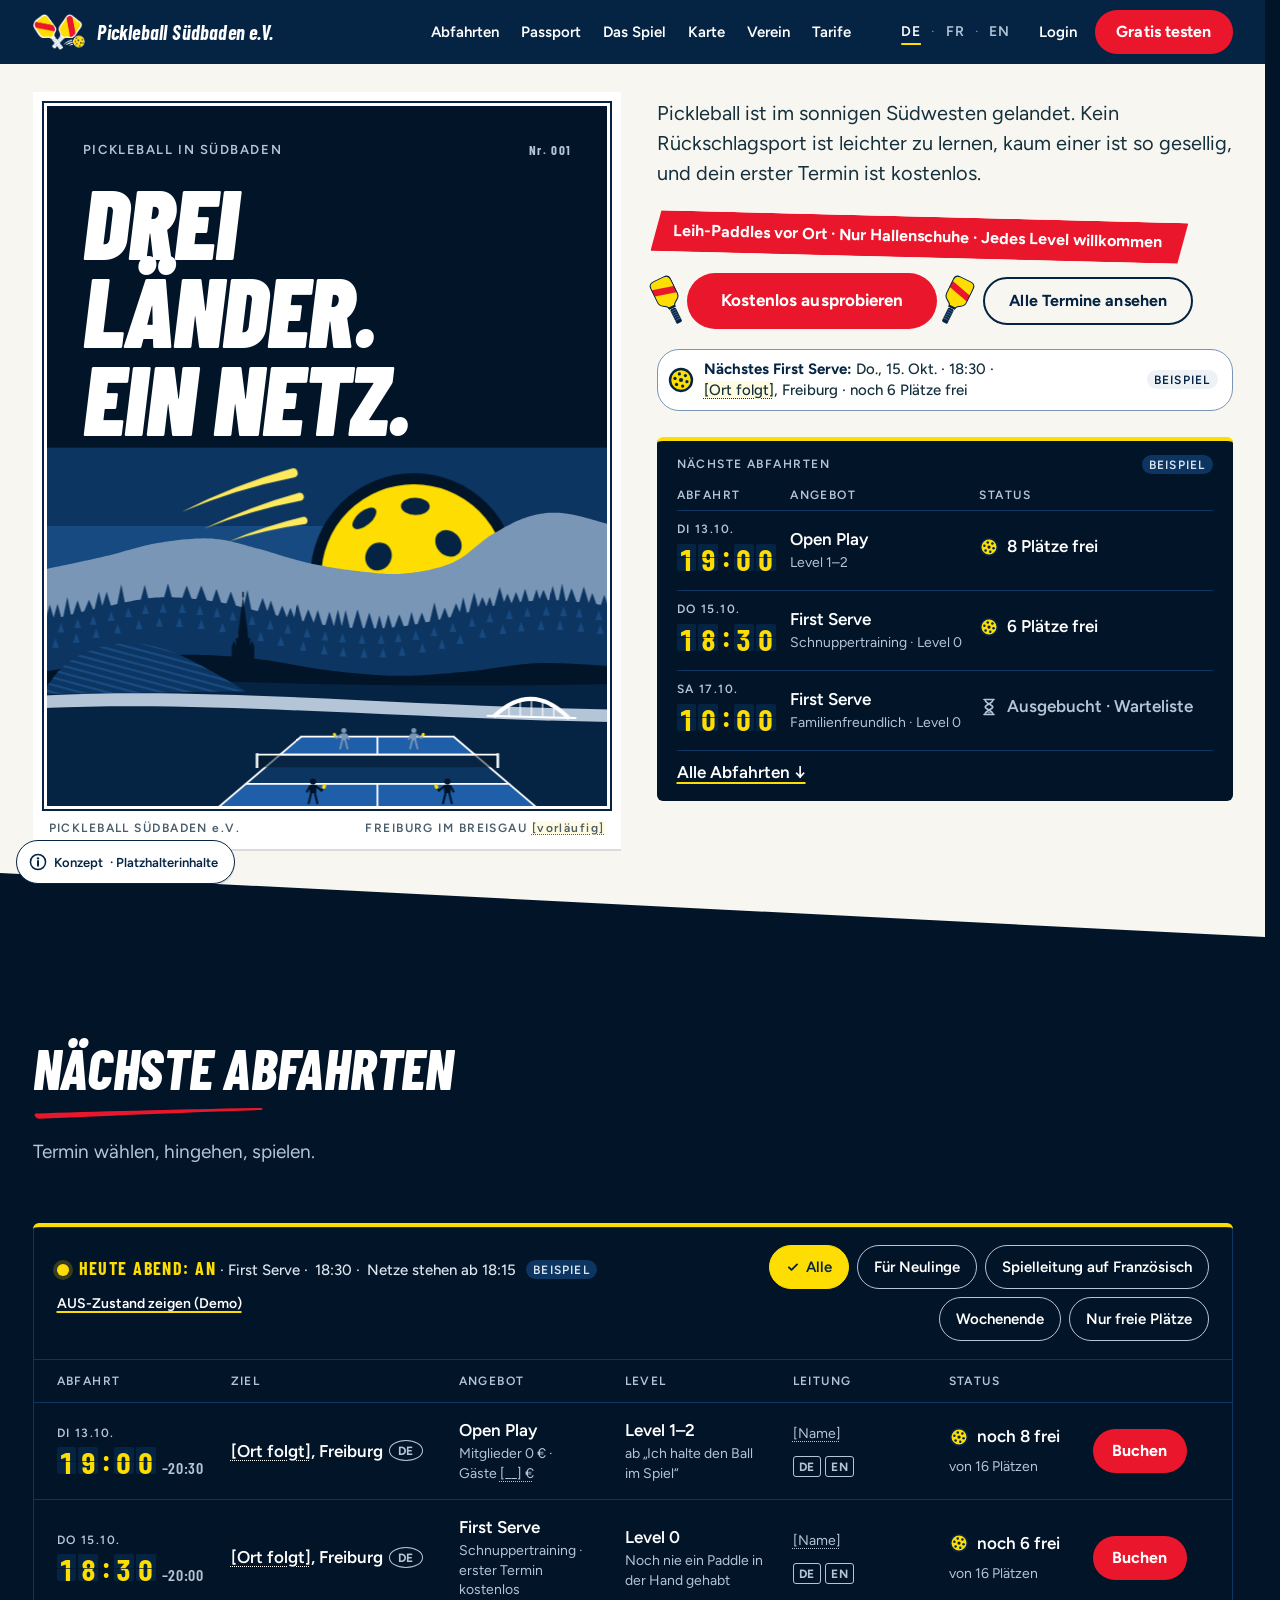
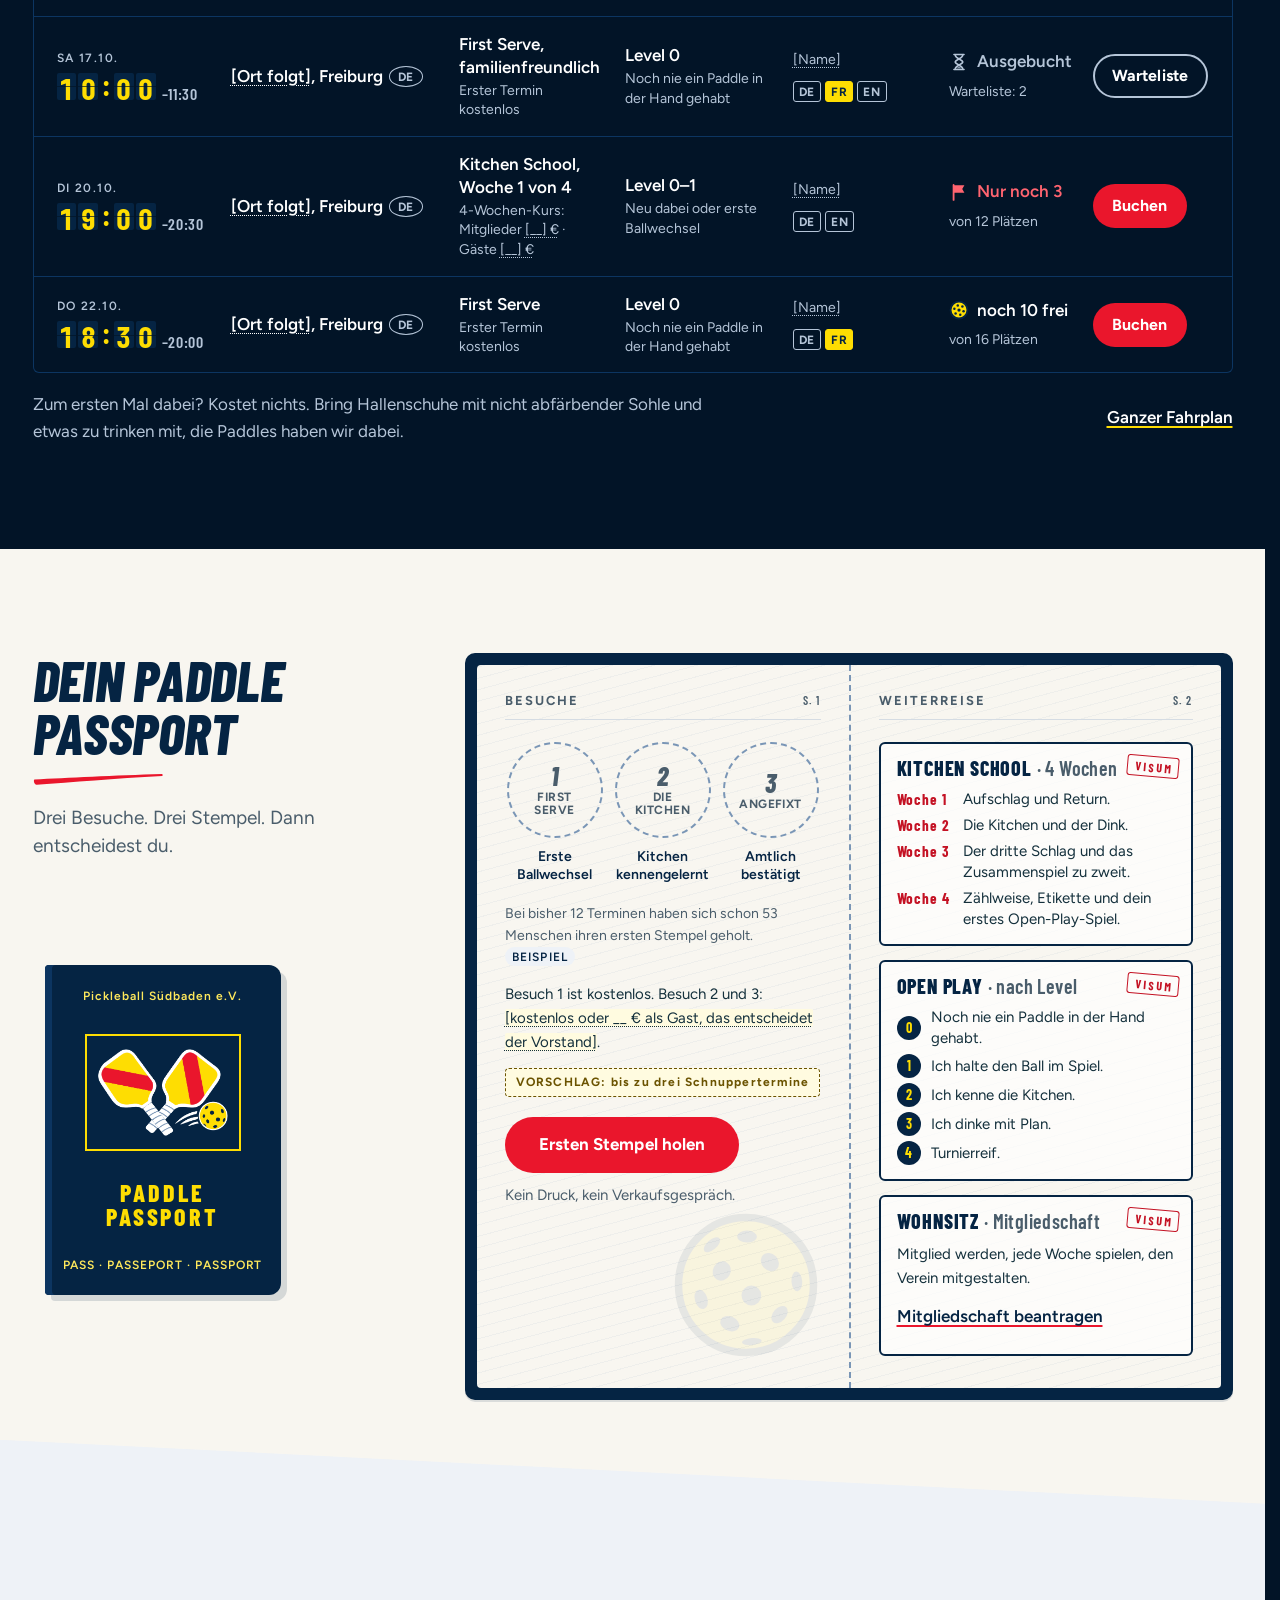
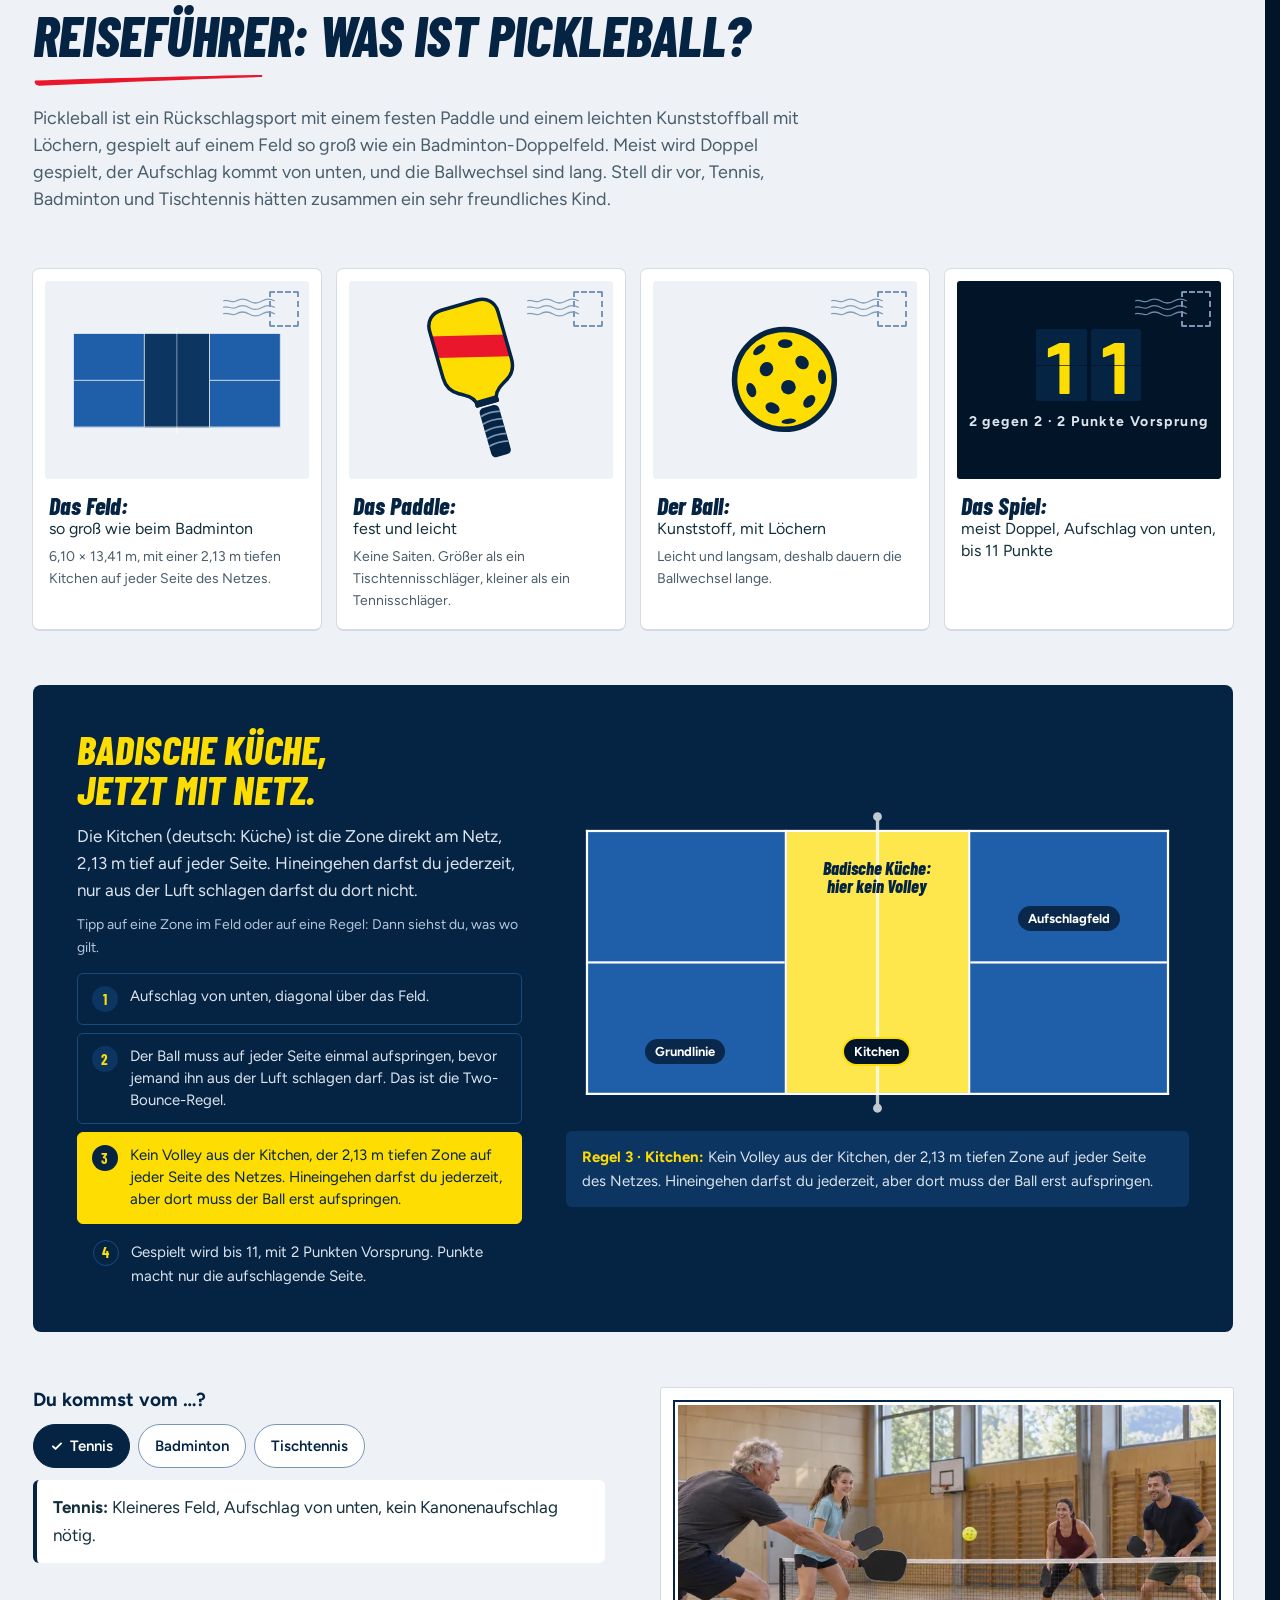
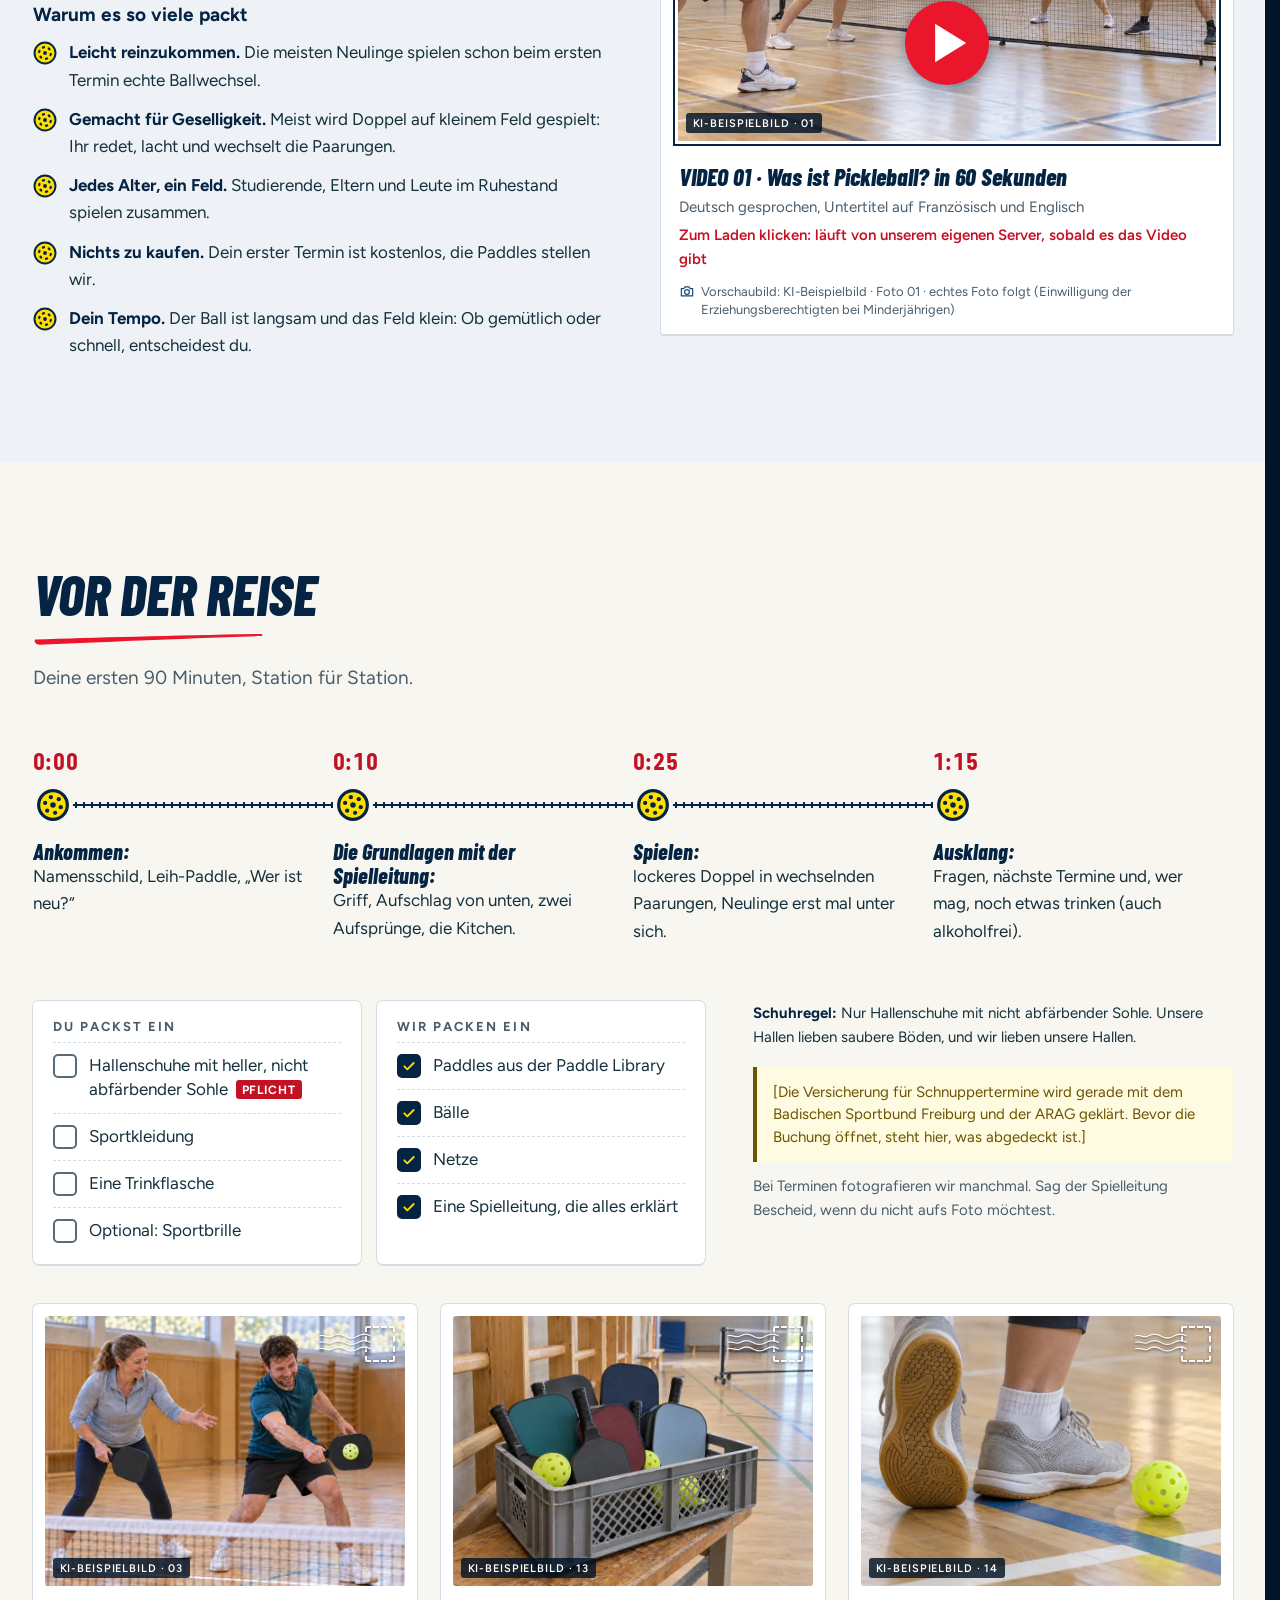
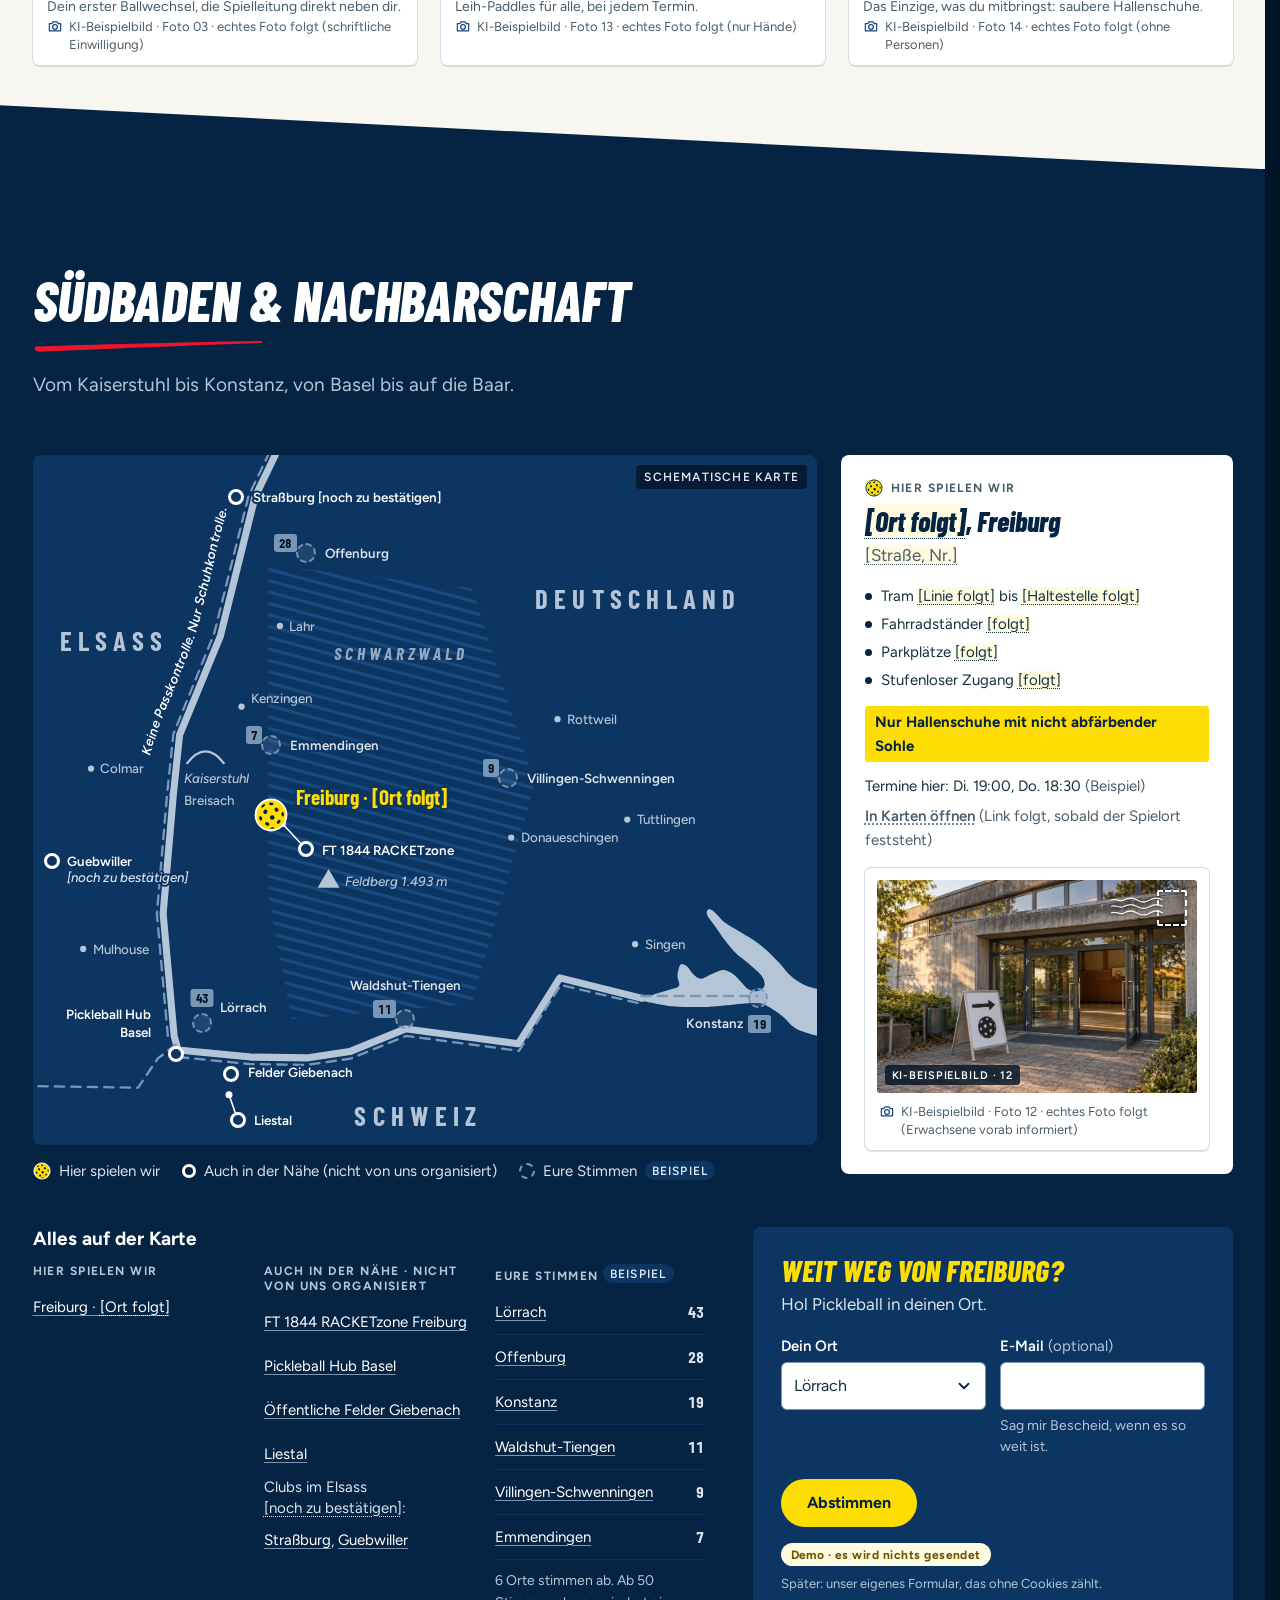
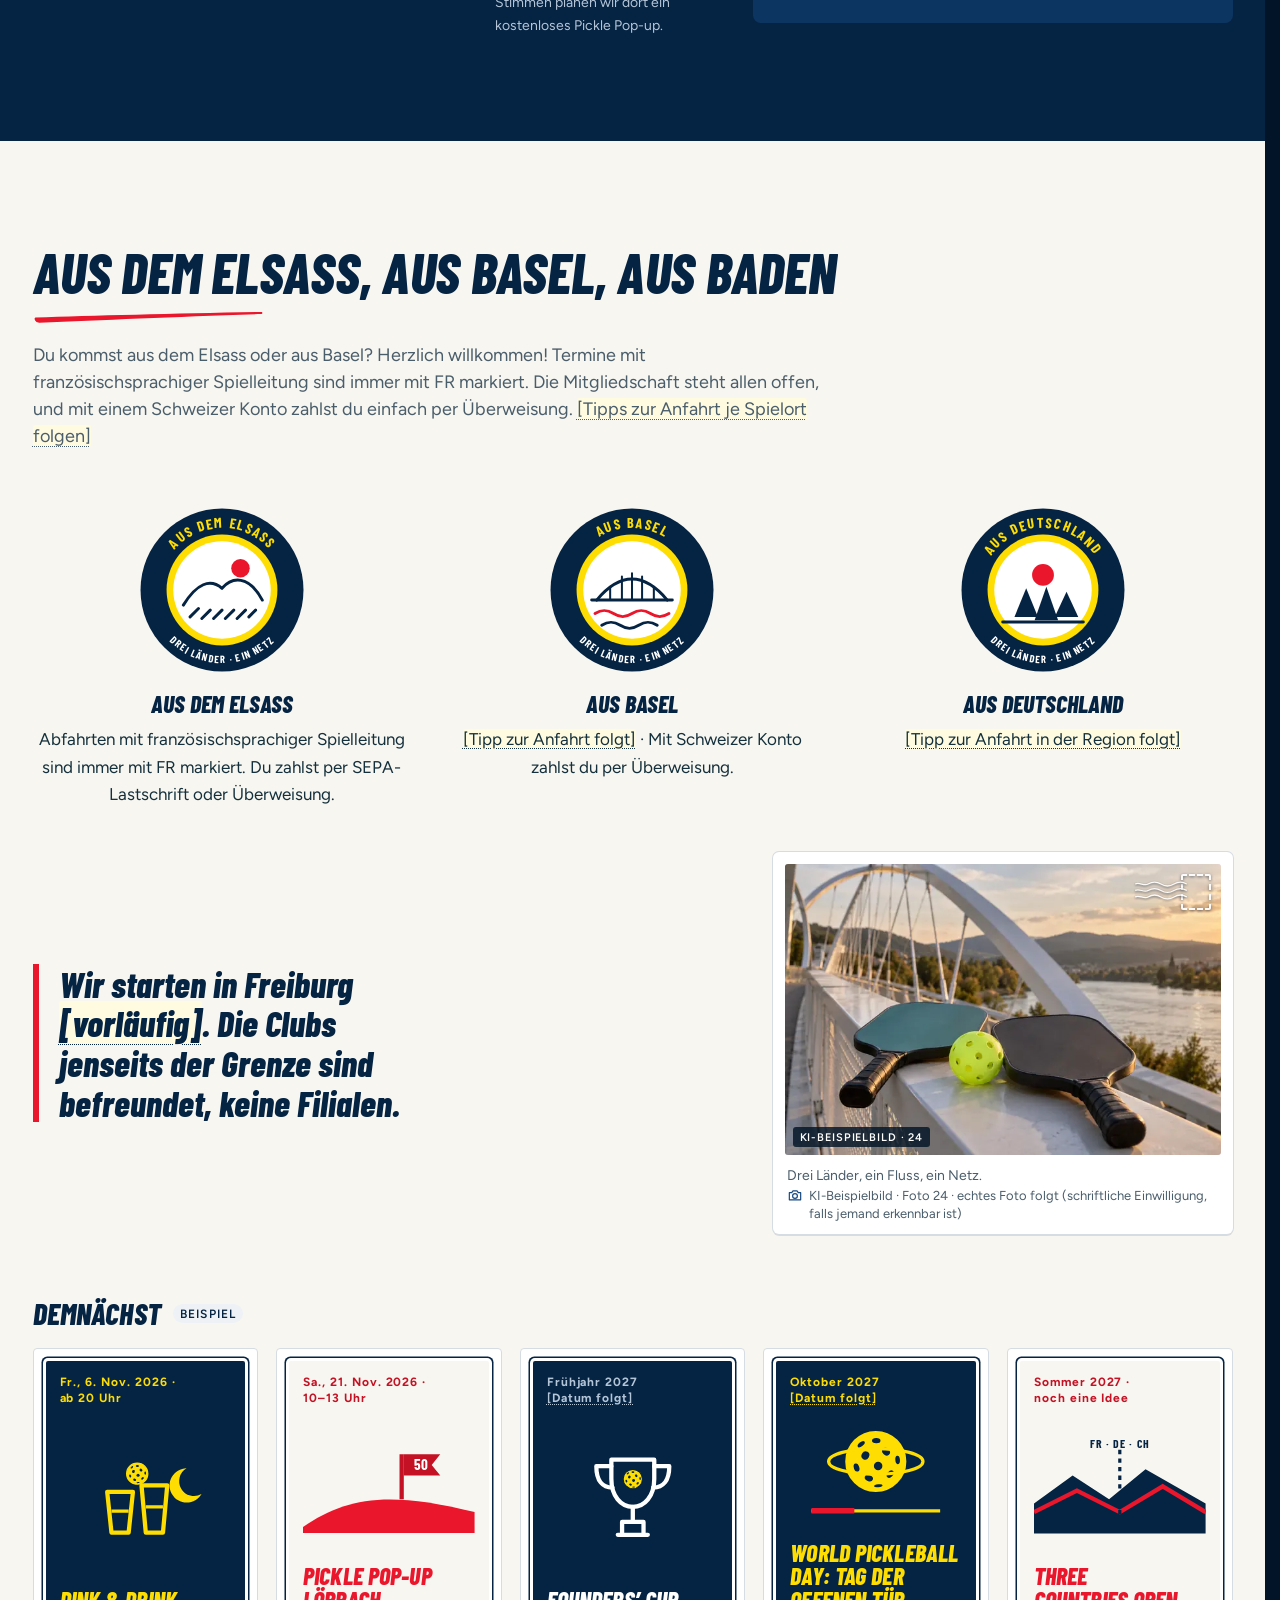
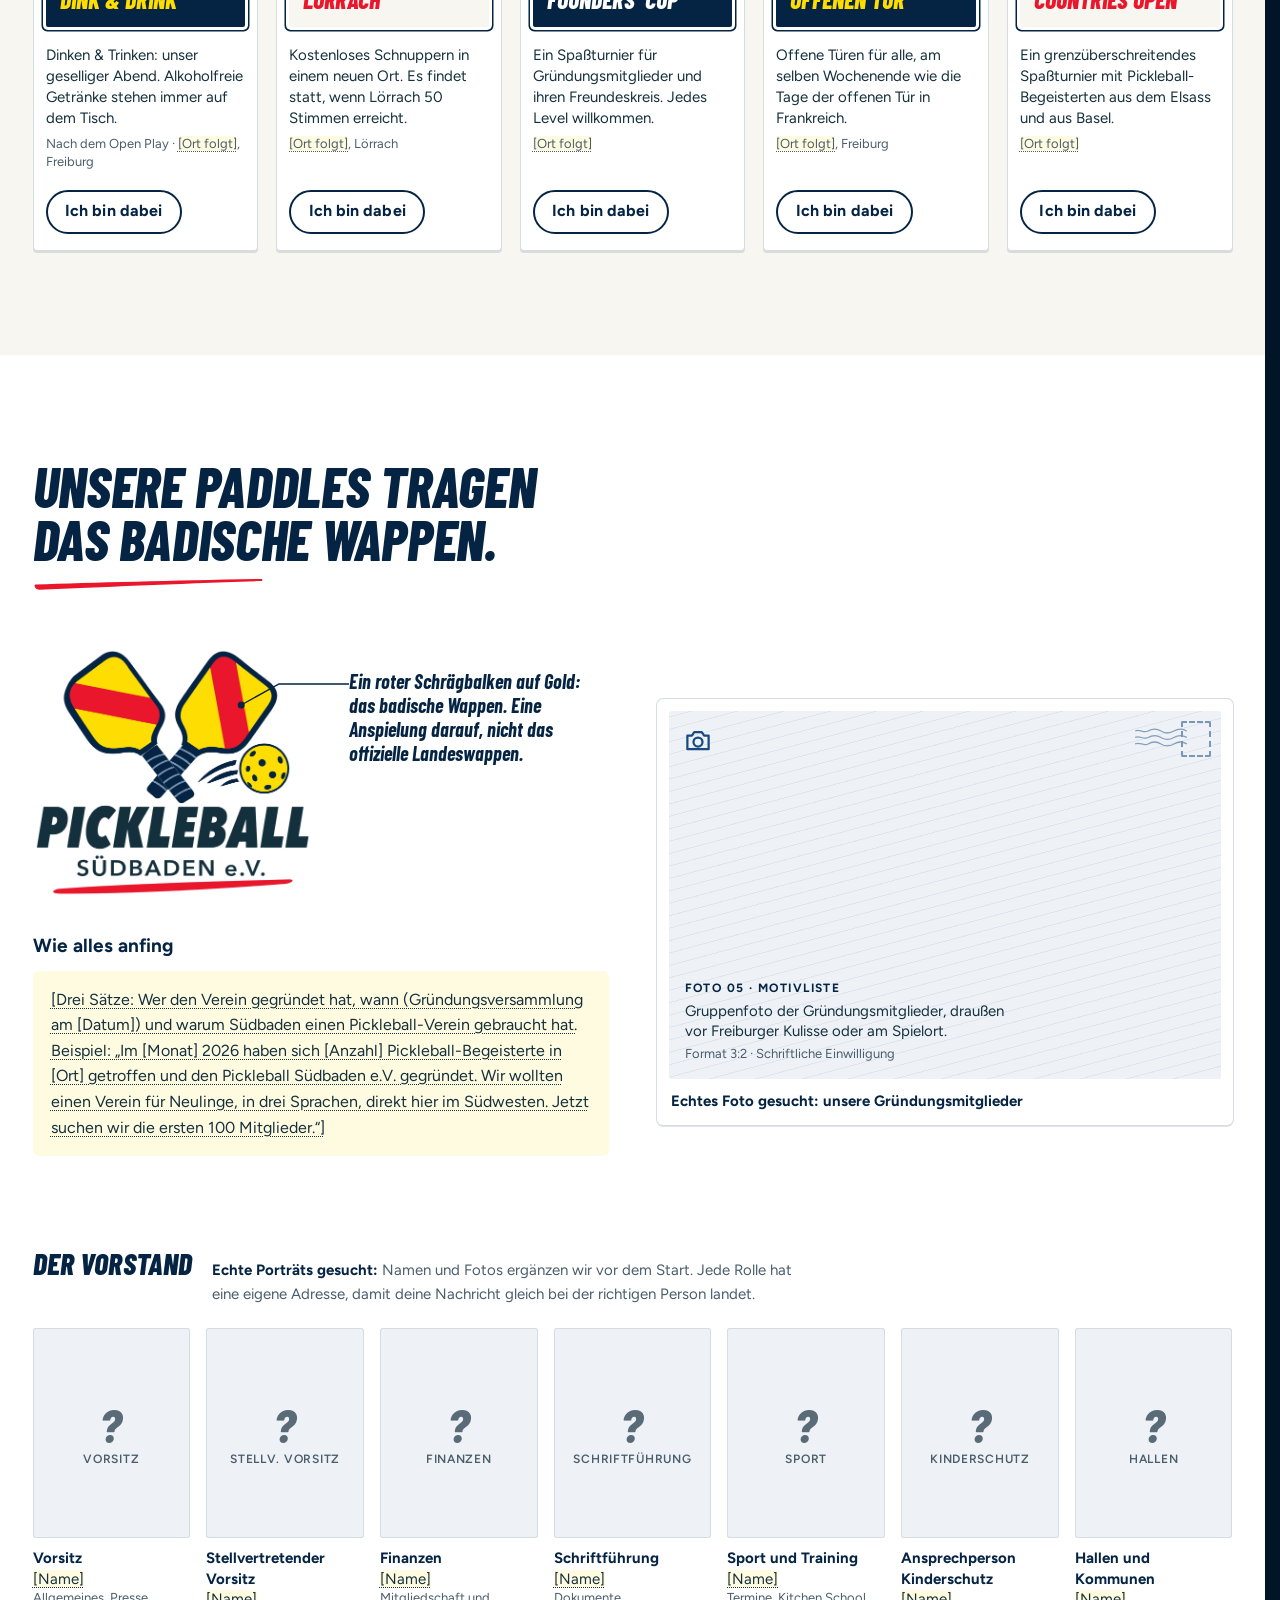
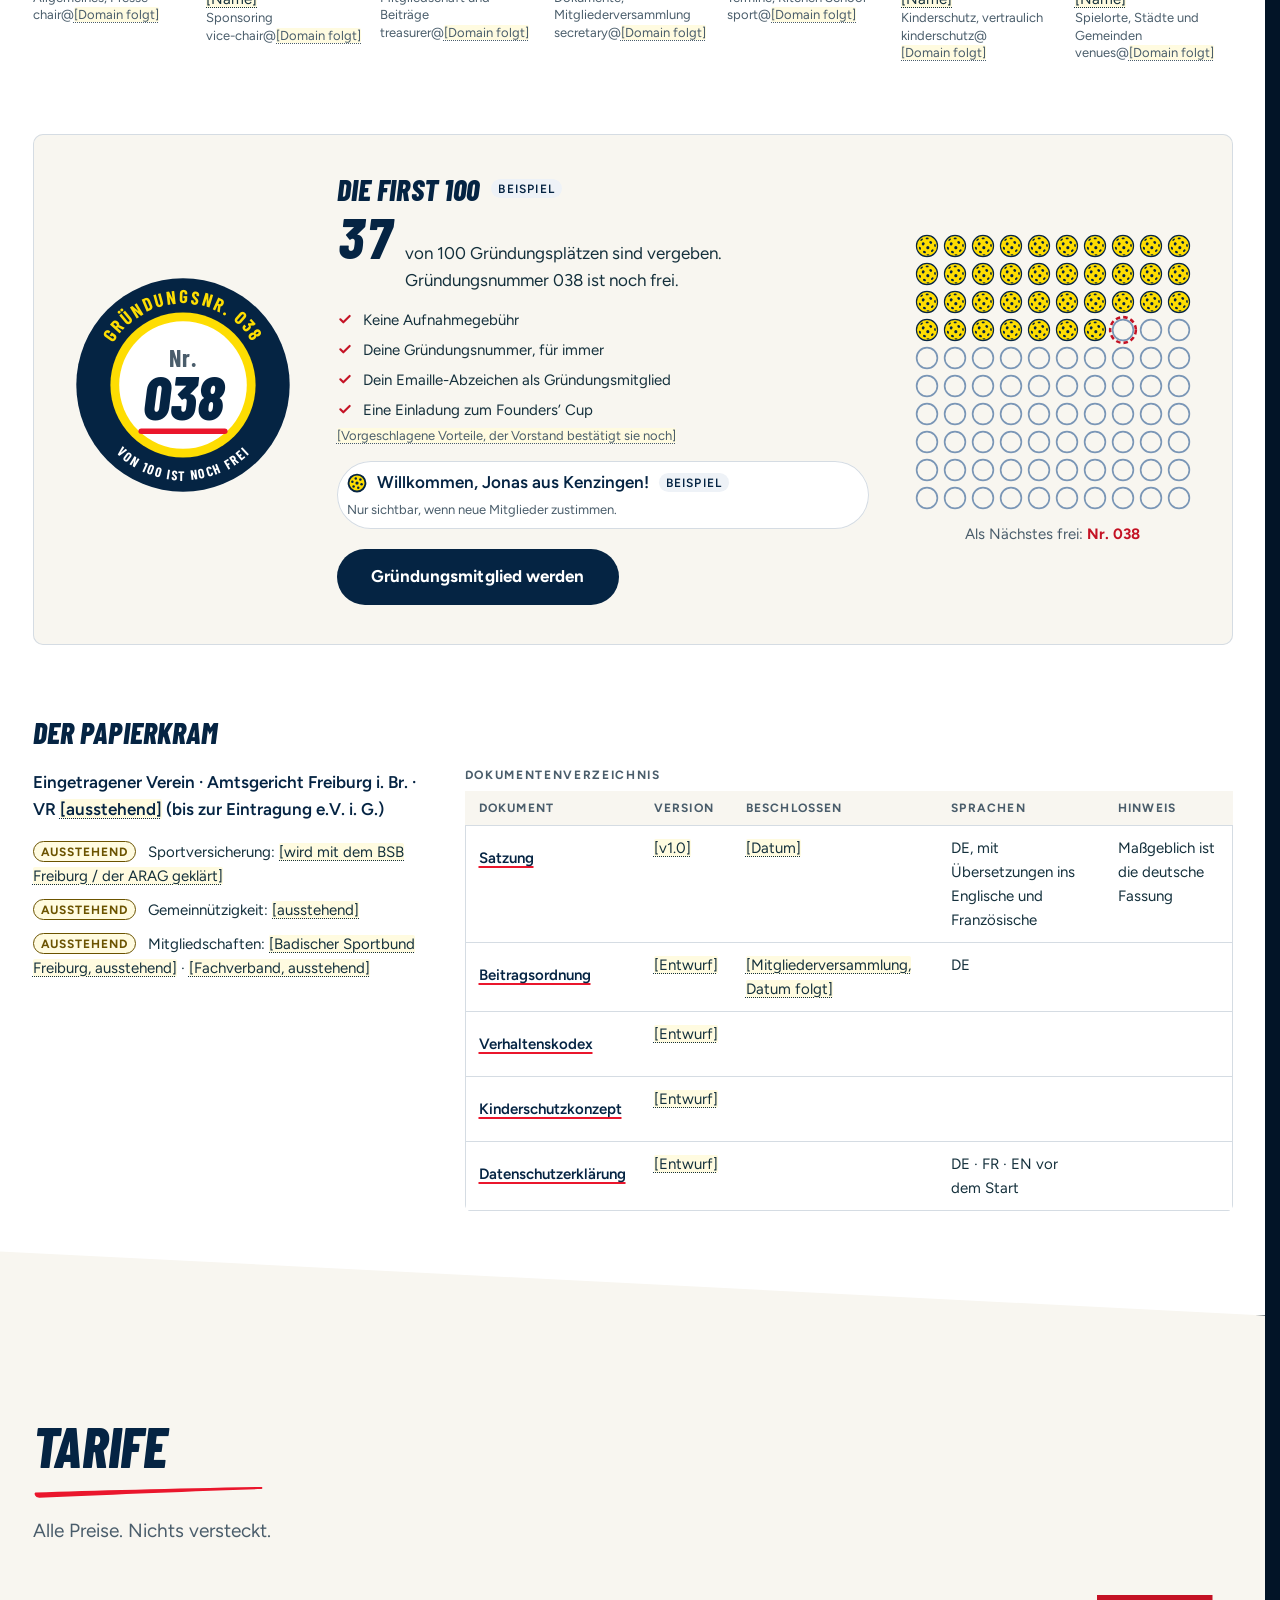
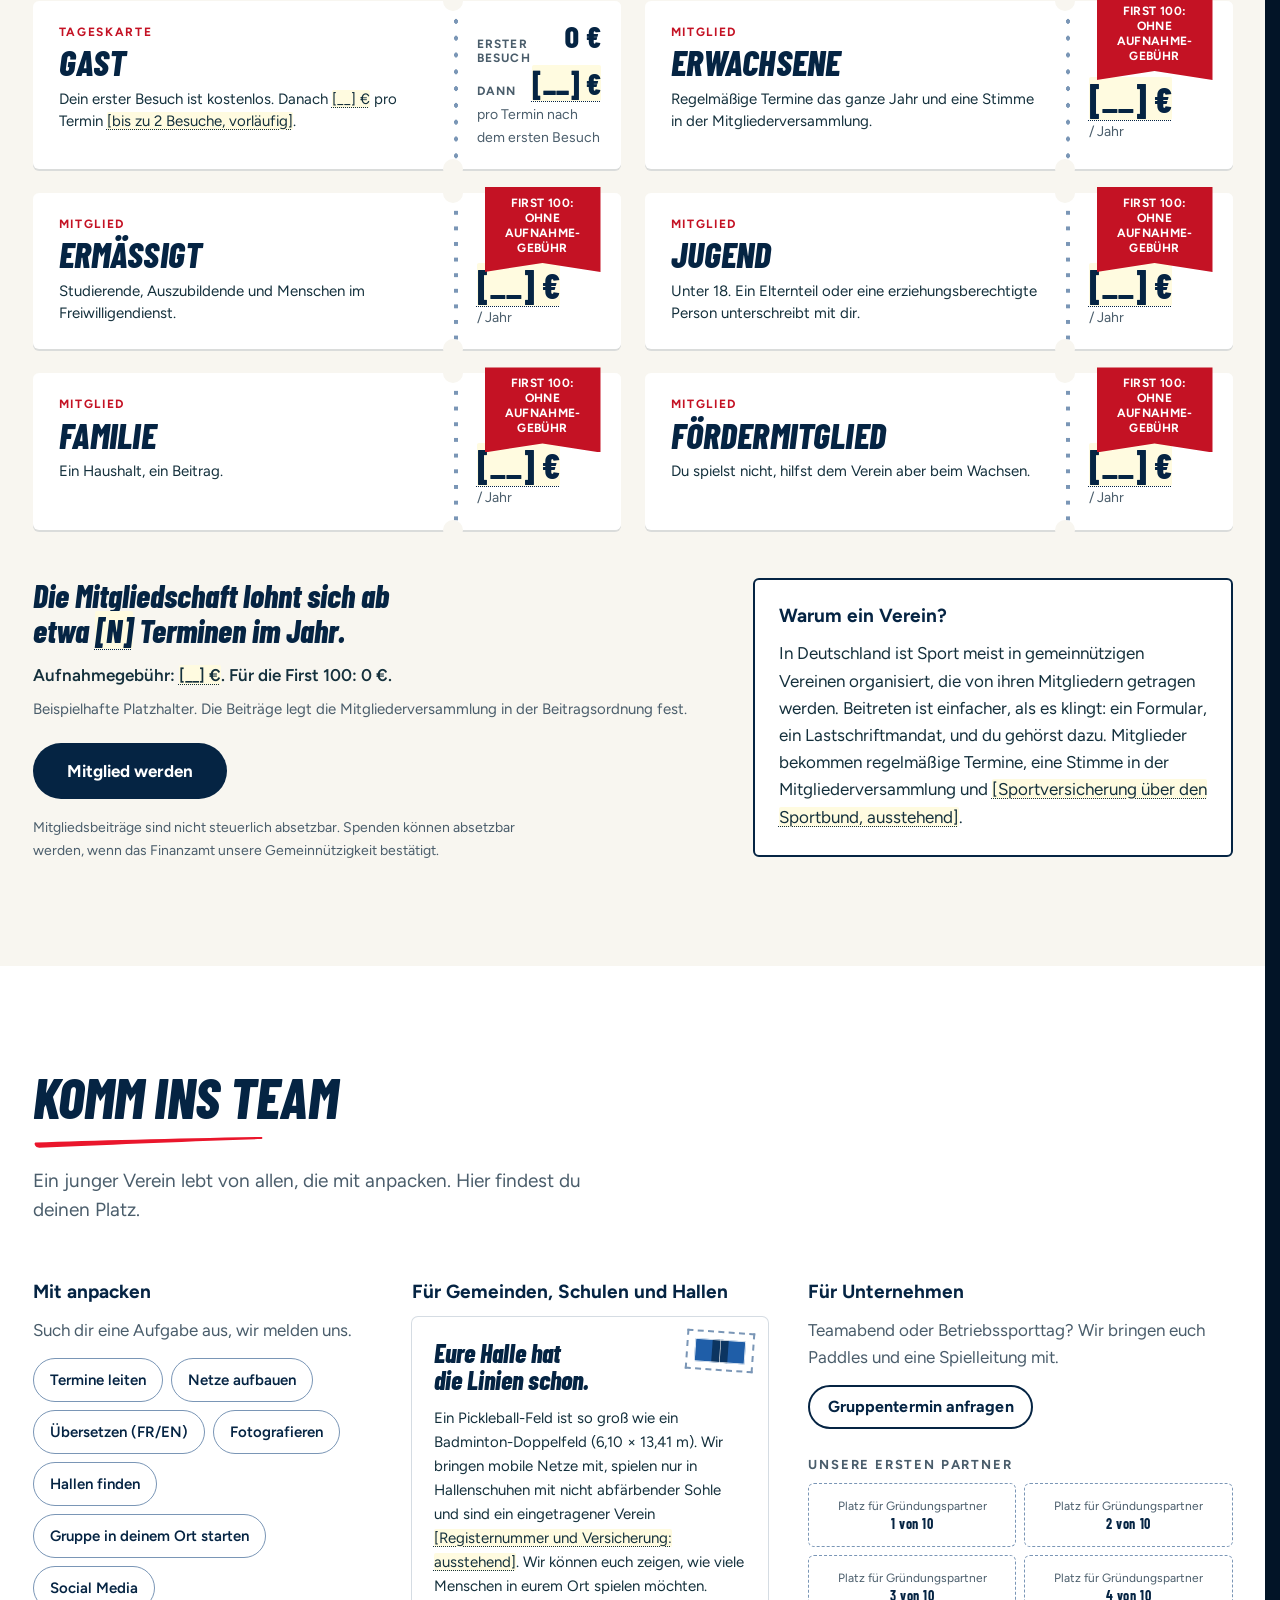
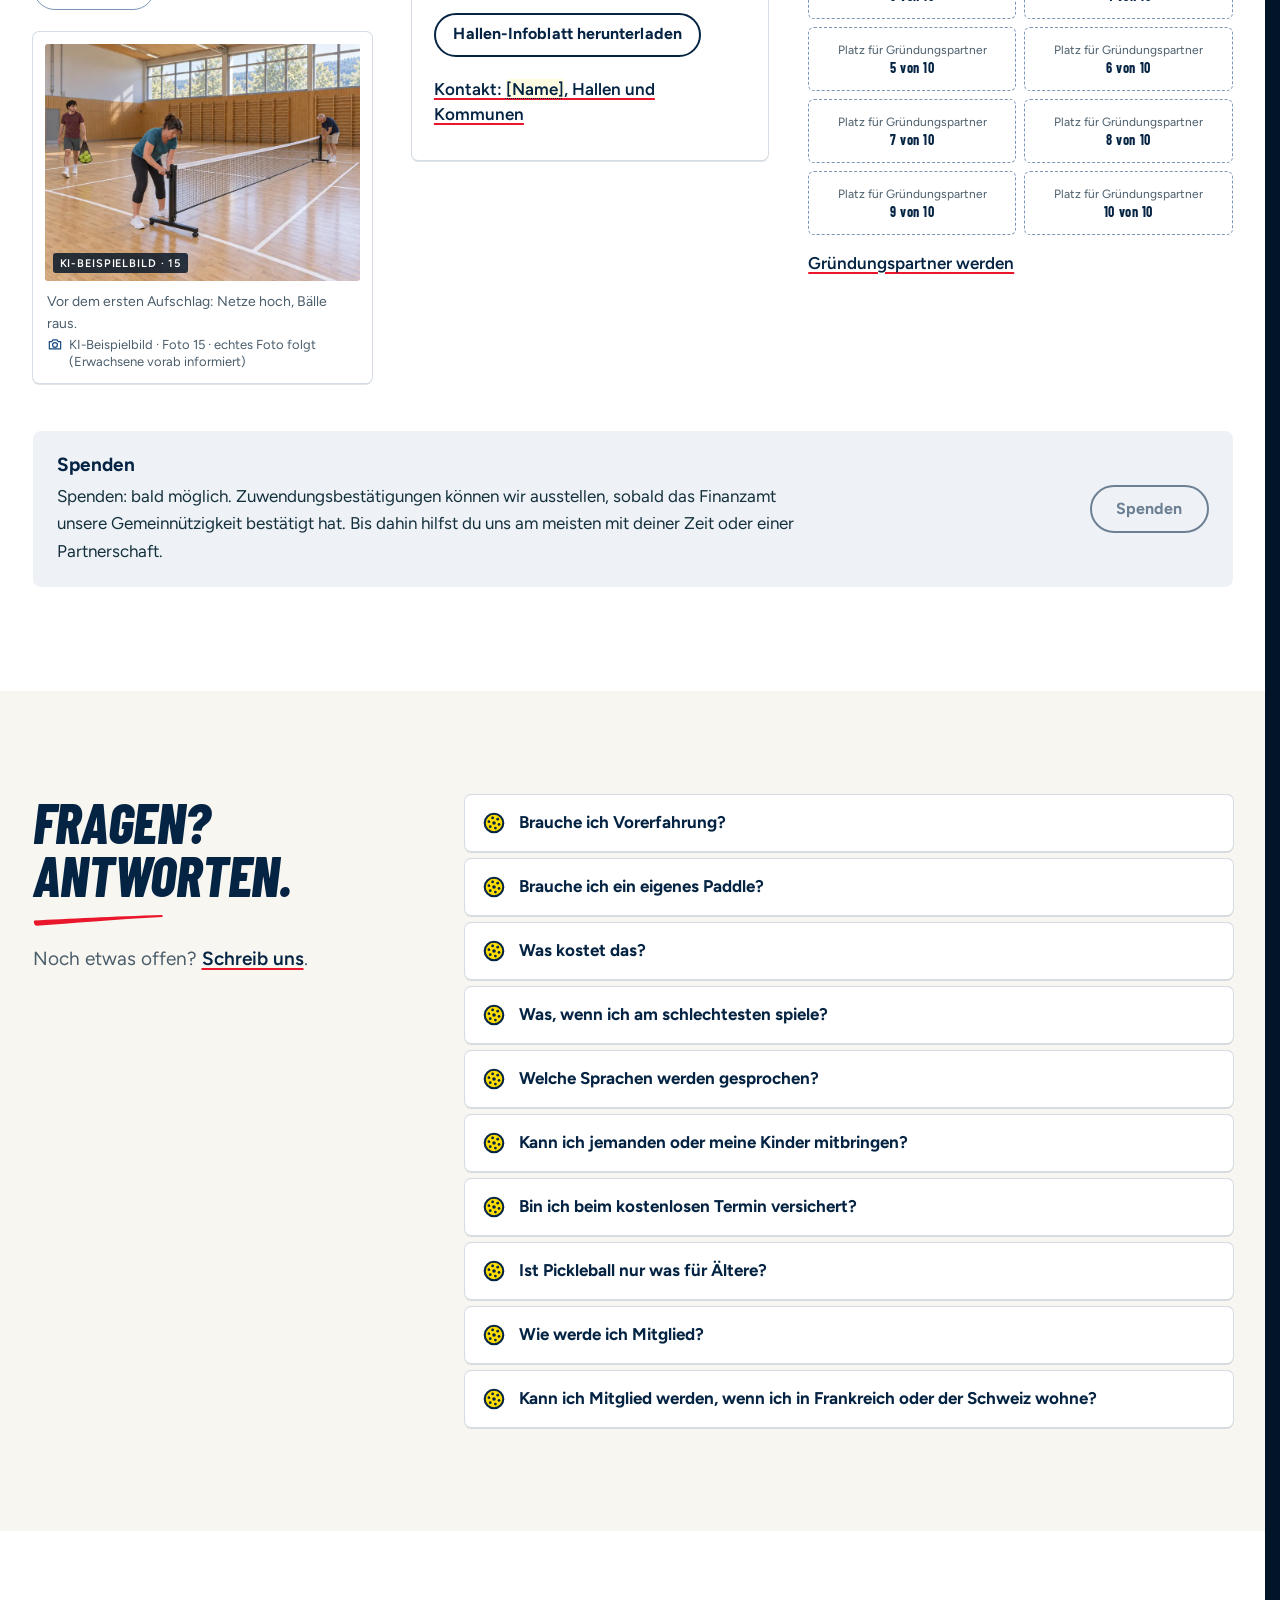
<file: concepts/a-paddle-passport/index.html>
<!doctype html>
<!--
  Concept A: Paddle Passport.
  Two language versions: index.html (German, default) and index.en.html (English). French is a stub in the switcher.
  Planned live paths: /de/ (default), /fr/ (French, to follow), /en/.
-->
<html lang="de" class="no-js">
<head>
<meta charset="utf-8">
<meta name="viewport" content="width=device-width, initial-scale=1, viewport-fit=cover">
<meta name="robots" content="noindex">
<title>Pickleball Südbaden e.V. · Konzept A: Paddle Passport</title>
<meta name="description" content="Pickleball Südbaden e.V.: der freundliche, dreisprachige Pickleball-Verein im Dreiländereck. Dein erster Termin ist kostenlos, Leih-Paddles gibt’s vor Ort, du bringst nur Hallenschuhe mit.">
<meta name="theme-color" content="#052443">
<link rel="icon" href="../shared/favicon.svg" type="image/svg+xml">
<link rel="icon" href="../shared/favicon-32.png" sizes="32x32" type="image/png">
<link rel="apple-touch-icon" href="../shared/apple-touch-icon.png">
<link rel="alternate" hreflang="de" href="index.html">
<link rel="alternate" hreflang="en" href="index.en.html">
<link rel="alternate" hreflang="x-default" href="index.html">
<!-- Prototype only: the live site self-hosts these fonts (no Google request at runtime). -->
<link rel="preconnect" href="https://fonts.googleapis.com">
<link rel="preconnect" href="https://fonts.gstatic.com" crossorigin>
<link rel="stylesheet" href="https://fonts.googleapis.com/css2?family=Barlow+Condensed:ital,wght@0,600;0,700;0,800;1,700;1,800;1,900&family=Figtree:ital,wght@0,300..900;1,300..900&display=swap">
<link rel="stylesheet" href="style.css">
<script>document.documentElement.className = document.documentElement.className.replace('no-js', 'js');</script>
<script src="app.js" defer></script>
</head>
<body>
<a class="skip" href="#main">Zum Inhalt springen</a>

<!-- Shared symbols: ball.svg, paddle.svg (ids prefixed pd-), small icons -->
<svg class="sprite" width="0" height="0" aria-hidden="true" focusable="false">
  <defs>
    <path id="pd-face" d="M52 8H148C174 8 192 26 192 52V178C192 204 182 218 164 228C146 238 132 246 127 262V272H73V262C68 246 54 238 36 228C18 218 8 204 8 178V52C8 26 26 8 52 8Z"/>
    <clipPath id="pd-faceClip"><use href="#pd-face"/></clipPath>
    <clipPath id="pd-gripClip"><rect x="74" y="281" width="52" height="132" rx="12"/></clipPath>
  </defs>
  <symbol id="sym-ball" viewBox="0 0 100 100">
    <circle cx="50" cy="50" r="45" fill="#FEDD02" stroke="currentColor" stroke-width="5"/>
    <g fill="#052443">
      <ellipse cx="50.7" cy="17.7" rx="4" ry="6.6" transform="rotate(-89 50.7 17.7)"/>
      <ellipse cx="27.3" cy="23.2" rx="3.3" ry="6.6" transform="rotate(-130 27.3 23.2)"/>
      <ellipse cx="65.9" cy="34.7" rx="5.5" ry="6.6" transform="rotate(-44 65.9 34.7)"/>
      <ellipse cx="33.8" cy="40.7" rx="5.9" ry="6.6" transform="rotate(-150 33.8 40.7)"/>
      <ellipse cx="83.9" cy="47.6" rx="3.6" ry="6.6" transform="rotate(-4 83.9 47.6)"/>
      <circle cx="53.6" cy="57" r="6.6"/>
      <ellipse cx="20.1" cy="59.6" rx="4.2" ry="6.6" transform="rotate(162 20.1 59.6)"/>
      <ellipse cx="72.4" cy="69.8" rx="4.4" ry="6.6" transform="rotate(42 72.4 69.8)"/>
      <ellipse cx="39.2" cy="75.8" rx="4.8" ry="6.6" transform="rotate(113 39.2 75.8)"/>
      <ellipse cx="53.9" cy="87.7" rx="2.3" ry="6.6" transform="rotate(84 53.9 87.7)"/>
    </g>
  </symbol>
  <symbol id="sym-ball-empty" viewBox="0 0 100 100">
    <circle cx="50" cy="50" r="44" fill="none" stroke="currentColor" stroke-width="6"/>
  </symbol>
  <symbol id="sym-paddle" viewBox="0 0 200 420">
    <use href="#pd-face" fill="#FEDD02"/>
    <path clip-path="url(#pd-faceClip)" fill="#EA162C" d="M0 64L200 116V174L0 122Z"/>
    <use href="#pd-face" fill="none" stroke="currentColor" stroke-width="9" stroke-linejoin="round"/>
    <rect x="69" y="258" width="62" height="18" rx="4" fill="currentColor"/>
    <rect x="74" y="281" width="52" height="132" rx="12" fill="currentColor"/>
    <g clip-path="url(#pd-gripClip)" fill="none" stroke="#7A96B6" stroke-width="4.5" stroke-linecap="round">
      <path d="M70 302Q100 293 130 302"/><path d="M70 322Q100 313 130 322"/><path d="M70 342Q100 333 130 342"/><path d="M70 362Q100 353 130 362"/><path d="M70 382Q100 373 130 382"/>
    </g>
  </symbol>
  <symbol id="i-ball" viewBox="0 0 32 32">
    <circle cx="16" cy="16" r="13.5" fill="#FEDD02" stroke="currentColor" stroke-width="3"/>
    <g fill="#052443"><circle cx="16" cy="16" r="2.6"/><circle cx="23.3" cy="18" r="2"/><circle cx="18" cy="23.4" r="2"/><circle cx="10.5" cy="21.4" r="2"/><circle cx="8.6" cy="14" r="2"/><circle cx="14" cy="8.6" r="2"/><circle cx="21.4" cy="10.5" r="2"/></g>
  </symbol>
  <symbol id="i-flag" viewBox="0 0 24 24"><path d="M5.5 21.5V3.5" fill="none" stroke="currentColor" stroke-width="2.2" stroke-linecap="round"/><path d="M6 4h12.5l-2.6 4.4 2.6 4.4H6z" fill="currentColor"/></symbol>
  <symbol id="i-wait" viewBox="0 0 24 24"><g fill="none" stroke="currentColor" stroke-width="2" stroke-linecap="round" stroke-linejoin="round"><path d="M6 3h12M6 21h12"/><path d="M7.5 3.5c0 4.5 9 5.5 9 8.5s-9 4-9 8.5M16.5 3.5c0 4.5-9 5.5-9 8.5s9 4 9 8.5"/></g><path d="M9.5 19.5c.6-1.6 4.4-1.6 5 0z" fill="currentColor"/></symbol>
  <symbol id="i-camera" viewBox="0 0 24 24"><g fill="none" stroke="currentColor" stroke-width="1.8" stroke-linejoin="round"><path d="M3.5 8.5h3.6l1.9-2.8h6l1.9 2.8h3.6v10.8h-17z"/><circle cx="12" cy="13.6" r="3.6"/></g></symbol>
  <symbol id="i-x" viewBox="0 0 24 24"><path d="M6 6l12 12M18 6L6 18" fill="none" stroke="currentColor" stroke-width="2.4" stroke-linecap="round"/></symbol>
  <symbol id="i-menu" viewBox="0 0 24 24"><path d="M4 7h16M4 12h16M4 17h16" fill="none" stroke="currentColor" stroke-width="2.4" stroke-linecap="round"/></symbol>
  <symbol id="i-check" viewBox="0 0 24 24"><path d="M5 12.5l4.5 4.5L19 7.5" fill="none" stroke="currentColor" stroke-width="2.8" stroke-linecap="round" stroke-linejoin="round"/></symbol>
  <symbol id="i-play" viewBox="0 0 24 24"><path d="M8 5.5v13l10.5-6.5z" fill="currentColor"/></symbol>
  <symbol id="i-minus" viewBox="0 0 24 24"><path d="M6 12h12" fill="none" stroke="currentColor" stroke-width="2.6" stroke-linecap="round"/></symbol>
  <symbol id="i-plus" viewBox="0 0 24 24"><path d="M6 12h12M12 6v12" fill="none" stroke="currentColor" stroke-width="2.6" stroke-linecap="round"/></symbol>
</svg>

<header class="site-head on-dark">
  <div class="wrap head-row">
    <a class="brand" href="#top">
      <img src="../shared/logo-mark-on-dark.png" alt="Pickleball Südbaden e.V." width="53" height="36">
      <span class="brand-name" aria-hidden="true"><span>Pickleball</span> <span>Südbaden e.V.</span></span>
    </a>
    <nav class="main-nav" aria-label="Hauptnavigation">
      <ul>
        <li><a href="#sessions">Abfahrten</a></li>
        <li><a href="#passport">Passport</a></li>
        <li><a href="#the-game">Das Spiel</a></li>
        <li><a href="#map">Karte</a></li>
        <li><a href="#club">Verein</a></li>
        <li><a href="#fares">Tarife</a></li>
      </ul>
    </nav>
    <div class="head-actions">
      <div class="lang" role="group" aria-label="Sprache">
        <a class="lang-btn" href="index.html" lang="de" hreflang="de" aria-current="true">DE<span class="sr-only"> Deutsch</span></a><span class="lang-dot" aria-hidden="true">·</span><button type="button" class="lang-btn" lang="fr" data-lang-stub="fr">FR<span class="sr-only"> Français</span></button><span class="lang-dot" aria-hidden="true">·</span><a class="lang-btn" href="index.en.html" lang="en" hreflang="en">EN<span class="sr-only"> English</span></a>
      </div>
      <button type="button" class="head-login" data-open="login">Login</button>
      <button type="button" class="btn btn-red head-try" data-open="trial">Gratis testen</button>
      <button type="button" class="menu-btn" data-open="menu" aria-haspopup="dialog" aria-expanded="false" aria-controls="dlg-menu"><svg aria-hidden="true"><use href="#i-menu"/></svg><span class="sr-only">Menü</span></button>
    </div>
  </div>
</header>

<main id="main" tabindex="-1">

<!-- 1. HERO POSTER -->
<section class="hero" id="top" aria-labelledby="hero-title">
  <div class="wrap hero-grid">
    <div class="poster">
      <div class="poster-art">
        <svg class="poster-svg" viewBox="0 0 400 500" role="img" aria-label="Reiseplakat: Ein gelber Ball geht wie die Sonne über Schwarzwald und Rhein auf, davor ein Doppel auf dem Feld" focusable="false"><defs><clipPath id="pp-hill"><path d="M-4 420L-2.8 418.5L-1.4 416.4L0.4 413.9L2.3 411.2L4.5 408.3L6.7 405.4L9.1 402.6L11.6 400.1L14 398L15.7 396.7L17.6 395.5L19.5 394.3L21.4 393.2L23.4 392.2L25.5 391.2L27.5 390.3L29.6 389.4L31.7 388.6L33.8 387.9L35.9 387.2L38 386.6L40 386L42 385.5L44 385.1L46 384.7L48 384.4L50 384.1L52 383.9L54 383.7L56 383.7L58 383.6L60 383.6L62 383.7L64 383.8L66 384L68 384.2L70 384.5L72 384.9L74 385.3L76 385.8L78 386.3L80 386.9L82 387.5L84 388.1L86 388.8L88 389.5L90 390.2L92 391L94 391.8L96 392.7L98 393.6L100.1 394.5L102.1 395.5L104.1 396.5L106.1 397.6L108.1 398.7L110.1 399.7L112.1 400.8L114.1 401.9L116.1 403L118 404L120.1 405.2L122.4 406.4L124.7 407.8L127 409.1L129.4 410.5L131.6 411.8L133.8 413.1L135.9 414.3L137.7 415.5L139.4 416.5L140.8 417.3L142 418Z"/></clipPath></defs><rect width="400" height="500" fill="#021427"/><rect y="244" width="400" height="56" fill="#0C3561"/><rect y="300" width="400" height="110" fill="#174A80"/><g class="pp-sun"><path d="M96 290Q135.1 273.4 177.1 265.1A3.3 3.3 0 0 0 174.9 258.9Q134 270.4 96 290ZM112 302Q145.9 288.7 181.9 281.8A3 3 0 0 0 180.1 276.2Q145 285.9 112 302ZM130 311Q156.7 302.5 184.7 298.6A2.8 2.8 0 0 0 183.3 293.4Q156 299.8 130 311Z" fill="#FFE95C"/><use href="#sym-ball" x="184.2" y="258.4" width="155.6" height="155.6" color="#021427"/></g><path d="M-2 331L-0.9 330.8L0.4 330.5L1.8 330.2L3.4 329.9L5.1 329.5L7 329.1L9 328.7L11 328.3L13.2 327.8L15.4 327.4L17.6 326.9L19.9 326.4L22.3 325.9L24.6 325.4L26.9 324.9L29.2 324.4L31.5 323.9L33.7 323.4L35.9 322.9L38 322.5L40 322L42 321.5L44.1 321L46.1 320.5L48.2 320L50.2 319.4L52.2 318.9L54.2 318.3L56.2 317.7L58.2 317.2L60.3 316.6L62.2 316.1L64.2 315.5L66.2 315L68.2 314.5L70.2 314L72.2 313.6L74.1 313.1L76.1 312.7L78 312.3L80 312L82.1 311.7L84.1 311.3L86.2 311L88.2 310.7L90.3 310.5L92.4 310.2L94.4 310L96.4 309.7L98.5 309.5L100.5 309.4L102.5 309.2L104.5 309.1L106.5 309L108.5 308.9L110.4 308.9L112.4 308.8L114.3 308.9L116.1 308.9L118 309L120.2 309.2L122.3 309.4L124.3 309.7L126.4 310L128.3 310.3L130.3 310.8L132.3 311.2L134.2 311.7L136.1 312.2L138 312.7L140 313.3L141.9 313.8L143.9 314.4L145.9 314.9L147.9 315.5L150 316L151.9 316.5L153.8 317L155.7 317.5L157.6 318.1L159.5 318.7L161.4 319.3L163.4 319.9L165.3 320.5L167.3 321.1L169.3 321.7L171.3 322.3L173.2 322.9L175.2 323.4L177.2 324L179.1 324.5L181.1 325L183.1 325.5L185 326L186.9 326.4L188.9 326.9L190.8 327.3L192.8 327.7L194.7 328.1L196.7 328.4L198.6 328.8L200.6 329.2L202.5 329.5L204.4 329.8L206.4 330.1L208.3 330.4L210.3 330.7L212.2 331L214.2 331.3L216.1 331.5L218.1 331.8L220 332L221.9 332.2L223.9 332.5L225.8 332.7L227.8 332.9L229.7 333.1L231.7 333.3L233.6 333.5L235.6 333.7L237.5 333.9L239.4 334L241.4 334.1L243.3 334.2L245.3 334.3L247.2 334.3L249.2 334.3L251.1 334.2L253.1 334.1L255 334L257 333.8L258.9 333.6L260.9 333.4L262.9 333.1L264.9 332.8L266.9 332.5L268.9 332.2L270.9 331.8L272.9 331.4L274.9 330.9L276.9 330.4L278.9 329.9L280.8 329.4L282.7 328.8L284.6 328.1L286.4 327.5L288.2 326.8L290 326L292.2 324.9L294.4 323.7L296.5 322.4L298.5 321L300.6 319.5L302.5 317.9L304.5 316.3L306.4 314.7L308.4 313.1L310.3 311.6L312.2 310L314.1 308.6L316 307.2L318 306L320 304.8L321.9 303.7L323.9 302.6L325.8 301.5L327.8 300.4L329.7 299.4L331.7 298.4L333.6 297.4L335.5 296.5L337.5 295.7L339.4 294.9L341.3 294.2L343.1 293.6L345 293L347 292.5L348.9 292L350.8 291.6L352.6 291.2L354.4 291L356.3 290.8L358.1 290.6L360 290.5L361.9 290.5L363.8 290.6L365.8 290.6L367.9 290.8L370 291L371.9 291.2L373.9 291.6L376 292L378.3 292.5L380.6 293L382.9 293.6L385.2 294.2L387.6 294.9L389.8 295.5L392 296.1L394.1 296.8L396.1 297.3L397.9 297.9L399.5 298.3L400.9 298.7L402 299V500H-2Z" fill="#7A96B6"/><path d="M-2 368L-0.9 367.7L0.4 367.4L1.8 367.1L3.4 366.7L5.1 366.2L7 365.8L9 365.3L11 364.8L13.2 364.3L15.4 363.7L17.6 363.2L19.9 362.6L22.3 362L24.6 361.5L26.9 360.9L29.2 360.4L31.5 359.9L33.7 359.4L35.9 358.9L38 358.4L40 358L42 357.6L44.1 357.1L46.1 356.7L48.1 356.2L50.1 355.8L52.1 355.4L54.1 354.9L56.1 354.5L58.1 354.1L60.1 353.7L62.1 353.3L64.1 352.9L66.1 352.6L68.1 352.3L70 352L72 351.7L74 351.5L76 351.3L78 351.1L80 351L82 350.9L84 350.9L86 350.9L88 350.9L90 350.9L92 351L94 351.1L96 351.2L98 351.3L100 351.5L102 351.7L104 351.9L106 352.1L108 352.3L110 352.6L112 352.9L114 353.1L116 353.4L118 353.7L120 354L122 354.3L124 354.7L126 355L128 355.4L130 355.9L132 356.3L134 356.7L136 357.2L138 357.7L140 358.2L142 358.7L144 359.2L146 359.7L148 360.2L150 360.7L152 361.2L154 361.6L156 362.1L158 362.6L160 363L162 363.4L164 363.9L166 364.3L168 364.8L170 365.2L172 365.7L174 366.1L176 366.6L178 367L180 367.4L182 367.9L184 368.3L186 368.7L188 369.1L190 369.4L192 369.8L194 370.1L196 370.4L198 370.7L200 371L202 371.2L204 371.5L206 371.7L208 371.9L210 372.1L212 372.3L214 372.5L216 372.6L218 372.8L220 372.9L222 373L224 373.1L226 373.1L228 373.2L230 373.2L232 373.2L234 373.2L236 373.2L238 373.1L240 373L242 372.9L244 372.7L246 372.6L248 372.4L250 372.2L252 371.9L254 371.7L256 371.4L258 371.1L260 370.8L262 370.4L264 370.1L266 369.7L268 369.3L270 369L272 368.6L274 368.2L276 367.8L278 367.4L280 367L282 366.6L284 366.1L286 365.7L288 365.2L290 364.6L292 364.1L294 363.6L296 363L298 362.4L300 361.9L302 361.3L304 360.8L306 360.2L308 359.7L310 359.2L312 358.7L314 358.2L316 357.8L318 357.4L320 357L322 356.7L324 356.3L326 356L328 355.7L330 355.4L331.9 355.1L333.9 354.8L335.9 354.6L337.9 354.3L339.9 354.1L341.9 353.9L343.9 353.7L345.9 353.6L347.9 353.4L349.9 353.3L351.9 353.2L353.9 353.1L355.9 353L358 353L360 353L362 353L364.1 353.1L366.3 353.2L368.5 353.3L370.8 353.5L373.1 353.7L375.4 353.9L377.7 354.1L380.1 354.4L382.4 354.6L384.6 354.9L386.8 355.1L389 355.4L391 355.7L393 355.9L394.9 356.2L396.6 356.4L398.2 356.6L399.6 356.7L400.9 356.9L402 357V500H-2Z" fill="#0C3561"/><path d="M-1.7 369L2 356.1L5.7 369ZM4.1 367.7L7.5 355.6L10.8 367.7ZM11.4 365.9L14.5 350.8L17.6 365.9ZM18.2 364.1L21.8 353.1L25.5 364.1ZM26 362.2L30 352.7L34 362.2ZM33.6 360.6L37 346.9L40.3 360.6ZM38.8 359.5L42.6 347L46.4 359.5ZM49.9 357.2L53 341.6L56.1 357.2ZM66.6 354L69.8 341.9L72.9 354ZM83.1 352.9L86.4 340.9L89.7 352.9ZM95.8 353.5L99.8 342.5L103.8 353.5ZM105.7 354.6L110.2 342.5L114.7 354.6ZM117.2 356.2L121 344.9L124.9 356.2ZM127.1 358.1L131.3 346.7L135.4 358.1ZM139.9 361L143.1 345.5L146.2 361ZM149.6 363.6L154 351.3L158.3 363.6ZM156 365L159.9 353.2L163.8 365ZM164 366.7L168 356.8L171.9 366.7ZM170.2 368.1L173.9 358.4L177.5 368.1ZM175.4 369.2L179 355.5L182.7 369.2ZM182.2 370.8L186.6 359.5L191.1 370.8ZM189.6 372L193.4 360L197.1 372ZM198.1 373.2L201.7 361.1L205.4 373.2ZM204.4 373.9L207.8 359.7L211.1 373.9ZM209.9 374.4L213.3 360L216.7 374.4ZM217.3 375L221.8 359.5L226.2 375ZM226.1 375.2L230.2 361.7L234.3 375.2ZM234.4 375.1L237.4 363.8L240.4 375.1ZM240.5 374.8L243.8 363L247.2 374.8ZM247.5 374L251.6 363.1L255.7 374ZM257.4 372.7L260.4 361.2L263.4 372.7ZM264.1 371.4L267.8 361.8L271.4 371.4ZM273 369.7L276.7 354.5L280.4 369.7ZM280.4 368.1L284.1 358.2L287.8 368.1ZM287.9 366L292.2 355.2L296.6 366ZM294.1 364.6L297.3 350.7L300.6 364.6ZM301.1 362.5L305.1 347.4L309.1 362.5ZM306.8 360.9L311 350.7L315.3 360.9ZM313.1 359.7L316.2 350.6L319.3 359.7ZM319.1 358.4L323.3 343.5L327.6 358.4ZM325.2 357.5L328.9 348.2L332.7 357.5ZM331.3 356.7L335 347.2L338.8 356.7ZM338.1 356L341.5 344.9L344.8 356ZM346.4 355.3L349.6 345.2L352.8 355.3ZM350.7 355.1L354.6 345.5L358.6 355.1ZM358.1 355L361.2 342.7L364.4 355ZM364.9 355.3L367.9 341L370.9 355.3ZM370.6 355.8L374.7 344.5L378.8 355.8ZM379.4 356.7L383.4 343.3L387.5 356.7ZM386 357.5L389.5 347.9L393 357.5ZM394.9 358.5L398 349.1L401.2 358.5Z" fill="#0C3561"/><path d="M7.5 376L10 369L12.5 376ZM19.4 373.1L21.9 366.1L24.4 373.1ZM30.5 370.5L33 363.5L35.5 370.5ZM43.3 367.8L45.8 360.8L48.3 367.8ZM55.6 365.1L58.1 358.1L60.6 365.1ZM67.8 362.9L70.3 355.9L72.8 362.9ZM80.4 361.9L82.9 354.9L85.4 361.9ZM94.1 362.2L96.6 355.2L99.1 362.2ZM106.7 363.5L109.2 356.5L111.7 363.5ZM118.9 365.2L121.4 358.2L123.9 365.2ZM130.3 367.5L132.8 360.5L135.3 367.5ZM144 370.8L146.5 363.8L149 370.8ZM157 373.9L159.5 366.9L162 373.9ZM169.5 376.7L172 369.7L174.5 376.7ZM183.2 379.6L185.7 372.6L188.2 379.6ZM196.2 381.8L198.7 374.8L201.2 381.8ZM208.6 383.2L211.1 376.2L213.6 383.2ZM222.5 384.1L225 377.1L227.5 384.1ZM236.2 384.1L238.7 377.1L241.2 384.1ZM248.4 383L250.9 376L253.4 383ZM260.9 381.2L263.4 374.2L265.9 381.2ZM274 378.7L276.5 371.7L279 378.7ZM287.4 375.7L289.9 368.7L292.4 375.7ZM301.1 371.9L303.6 364.9L306.1 371.9ZM313.8 368.7L316.3 361.7L318.8 368.7ZM327.7 366.4L330.2 359.4L332.7 366.4ZM340.6 364.8L343.1 357.8L345.6 364.8ZM354.1 364L356.6 357L359.1 364ZM366.4 364.4L368.9 357.4L371.4 364.4ZM377.7 365.4L380.2 358.4L382.7 365.4ZM391.6 367.1L394.1 360.1L396.6 367.1ZM3.5 387L6 380L8.5 387ZM18.5 383.4L21 376.4L23.5 383.4ZM32.6 380L35.1 373L37.6 380ZM47.9 376.8L50.4 369.8L52.9 376.8ZM63.2 373.7L65.7 366.7L68.2 373.7ZM77.7 372L80.2 365L82.7 372ZM92.1 372.1L94.6 365.1L97.1 372.1ZM107.7 373.6L110.2 366.6L112.7 373.6ZM122.9 375.9L125.4 368.9L127.9 375.9ZM136 378.8L138.5 371.8L141 378.8ZM150.1 382.3L152.6 375.3L155.1 382.3ZM164.5 385.5L167 378.5L169.5 385.5ZM180.5 389.1L183 382.1L185.5 389.1ZM195.5 391.7L198 384.7L200.5 391.7ZM209 393.2L211.5 386.2L214 393.2ZM224 394.1L226.5 387.1L229 394.1ZM237.5 394L240 387L242.5 394ZM251.1 392.7L253.6 385.7L256.1 392.7ZM265.7 390.3L268.2 383.3L270.7 390.3ZM279.6 387.6L282.1 380.6L284.6 387.6ZM292.7 384.2L295.2 377.2L297.7 384.2ZM308.6 379.9L311.1 372.9L313.6 379.9ZM323.1 377.1L325.6 370.1L328.1 377.1ZM336.2 375.3L338.7 368.3L341.2 375.3ZM350.4 374.2L352.9 367.2L355.4 374.2ZM363.9 374.2L366.4 367.2L368.9 374.2ZM378.9 375.5L381.4 368.5L383.9 375.5ZM392.6 377.2L395.1 370.2L397.6 377.2Z" fill="#174A80"/><path d="M-2 404L-0.9 403.8L0.3 403.6L1.7 403.4L3.2 403.2L4.8 402.9L6.5 402.6L8.3 402.3L10.2 402L12.2 401.7L14.3 401.3L16.4 401L18.6 400.6L20.9 400.3L23.2 399.9L25.5 399.5L27.8 399.1L30.1 398.8L32.4 398.4L34.8 398.1L37.1 397.7L39.3 397.4L41.6 397.1L43.8 396.8L45.9 396.5L48 396.2L50 396L52 395.8L54.1 395.5L56.1 395.3L58.1 395.1L60.1 394.8L62.1 394.6L64.1 394.4L66.1 394.2L68.1 394L70.1 393.8L72.1 393.6L74.1 393.4L76.1 393.2L78.1 393.1L80.1 392.9L82.1 392.8L84.1 392.6L86.1 392.5L88 392.4L90 392.3L92 392.2L94 392.1L96 392.1L98 392L100 392L102 392L104 392L106 392L108 392L110 392.1L112 392.1L114 392.2L116 392.3L118 392.4L120 392.5L122 392.6L124 392.7L126 392.8L128 393L130 393.1L132 393.3L134 393.4L136 393.6L138 393.8L140 394L142 394.2L144 394.4L146 394.6L148 394.8L150 395L152 395.2L154 395.5L156 395.8L158 396L160 396.3L162 396.7L164 397L166 397.3L168 397.7L170 398L172 398.4L174 398.8L176 399.1L178 399.5L180 399.8L182 400.2L184 400.6L186 400.9L188 401.2L190 401.6L192 401.9L194 402.2L196 402.5L198 402.7L200 403L202 403.2L204 403.5L206 403.7L208 403.9L210 404.2L212 404.4L214 404.6L216 404.8L218 405L220 405.2L222 405.4L224 405.6L226 405.8L228 405.9L230 406.1L232 406.2L234 406.4L236 406.5L238 406.6L240 406.7L242 406.8L244 406.9L246 406.9L248 407L250 407L252 407L254 407L256 407L258 406.9L260 406.9L262 406.8L264 406.8L266 406.7L268 406.6L270 406.4L272 406.3L274 406.2L276 406.1L278 405.9L280 405.8L282 405.6L284 405.4L286 405.3L288 405.1L290 404.9L292 404.7L294 404.5L296 404.4L298 404.2L300 404L302 403.8L304 403.6L306 403.4L308 403.1L310 402.9L312 402.6L313.9 402.3L315.9 402L317.9 401.7L319.9 401.4L321.9 401.1L323.9 400.8L325.9 400.5L327.9 400.3L329.9 400L331.9 399.7L333.9 399.4L335.9 399.2L337.9 399L339.9 398.7L341.9 398.5L343.9 398.4L345.9 398.2L348 398.1L350 398L352 397.9L354.1 397.9L356.2 397.9L358.4 397.9L360.7 397.9L362.9 398L365.2 398L367.6 398.1L369.9 398.2L372.2 398.3L374.5 398.4L376.8 398.5L379.1 398.6L381.4 398.8L383.6 398.9L385.7 399L387.8 399.1L389.8 399.3L391.7 399.4L393.5 399.5L395.2 399.6L396.8 399.7L398.3 399.8L399.7 399.9L400.9 400L402 400V500H-2Z" fill="#021427"/><path d="M135 395V380H136.6V376L140 351L143.4 376V380H145V395ZM132 395V386L133.5 382L135 386V395ZM145 395V386L146.5 382L148 386V395ZM139.5 351V347H140.5V351Z" fill="#021427"/><path d="M-2 414L-1 414L0.2 413.9L1.3 413.9L2.6 413.9L3.9 413.8L5.3 413.8L6.8 413.7L8.3 413.6L9.9 413.6L11.6 413.5L13.3 413.5L15 413.4L16.8 413.3L18.7 413.3L20.6 413.2L22.5 413.1L24.5 413L26.5 413L28.6 412.9L30.7 412.8L32.8 412.7L35 412.7L37.2 412.6L39.4 412.5L41.6 412.4L43.9 412.3L46.2 412.3L48.4 412.2L50.7 412.1L53.1 412L55.4 412L57.7 411.9L60 411.8L62.4 411.7L64.7 411.7L67 411.6L69.4 411.5L71.7 411.5L74 411.4L76.3 411.4L78.6 411.3L80.8 411.3L83.1 411.2L85.3 411.2L87.5 411.1L89.6 411.1L91.8 411.1L93.9 411.1L96 411L98 411L100 411L102 411L104 411L106.1 411L108.1 411L110.1 411L112.1 411L114.1 411L116.1 411L118.1 411.1L120.1 411.1L122.1 411.1L124.1 411.2L126.1 411.2L128.1 411.2L130.1 411.3L132.1 411.3L134.1 411.3L136.1 411.4L138.1 411.4L140.1 411.5L142.1 411.5L144.1 411.6L146.1 411.6L148.1 411.7L150.1 411.8L152.1 411.8L154.1 411.9L156.1 411.9L158.1 412L160.1 412L162.1 412.1L164.1 412.1L166.1 412.2L168.1 412.3L170.1 412.3L172.1 412.4L174.1 412.4L176 412.5L178 412.5L180 412.6L182 412.6L184 412.7L186 412.7L188 412.8L190 412.8L192 412.9L194 412.9L196 412.9L198 413L200 413L202 413L204 413.1L206 413.1L208 413.1L210 413.1L212 413.2L214 413.2L216 413.2L218 413.3L220 413.3L222 413.3L224 413.4L225.9 413.4L227.9 413.4L229.9 413.4L231.9 413.5L233.9 413.5L235.9 413.5L237.9 413.5L239.9 413.6L241.9 413.6L243.9 413.6L245.9 413.6L247.9 413.7L249.9 413.7L251.9 413.7L253.9 413.7L255.9 413.8L257.9 413.8L259.9 413.8L261.9 413.8L263.9 413.8L265.9 413.8L267.9 413.9L269.9 413.9L271.9 413.9L273.9 413.9L275.9 413.9L277.9 413.9L279.9 413.9L281.9 414L283.9 414L285.9 414L287.9 414L289.9 414L291.9 414L293.9 414L296 414L298 414L300 414L302 414L304 414L306.1 414L308.2 414L310.4 414L312.5 414L314.7 414L316.9 413.9L319.2 413.9L321.4 413.9L323.7 413.9L326 413.9L328.3 413.9L330.6 413.8L333 413.8L335.3 413.8L337.6 413.8L340 413.8L342.3 413.7L344.6 413.7L346.9 413.7L349.3 413.7L351.6 413.6L353.8 413.6L356.1 413.6L358.4 413.5L360.6 413.5L362.8 413.5L365 413.5L367.2 413.4L369.3 413.4L371.4 413.4L373.5 413.4L375.5 413.3L377.5 413.3L379.4 413.3L381.3 413.3L383.2 413.2L385 413.2L386.7 413.2L388.4 413.2L390.1 413.1L391.7 413.1L393.2 413.1L394.7 413.1L396.1 413.1L397.4 413.1L398.7 413L399.8 413L401 413L402 413V500H-2Z" fill="#052443"/><path d="M-4 420L-2.8 418.5L-1.4 416.4L0.4 413.9L2.3 411.2L4.5 408.3L6.7 405.4L9.1 402.6L11.6 400.1L14 398L15.7 396.7L17.6 395.5L19.5 394.3L21.4 393.2L23.4 392.2L25.5 391.2L27.5 390.3L29.6 389.4L31.7 388.6L33.8 387.9L35.9 387.2L38 386.6L40 386L42 385.5L44 385.1L46 384.7L48 384.4L50 384.1L52 383.9L54 383.7L56 383.7L58 383.6L60 383.6L62 383.7L64 383.8L66 384L68 384.2L70 384.5L72 384.9L74 385.3L76 385.8L78 386.3L80 386.9L82 387.5L84 388.1L86 388.8L88 389.5L90 390.2L92 391L94 391.8L96 392.7L98 393.6L100.1 394.5L102.1 395.5L104.1 396.5L106.1 397.6L108.1 398.7L110.1 399.7L112.1 400.8L114.1 401.9L116.1 403L118 404L120.1 405.2L122.4 406.4L124.7 407.8L127 409.1L129.4 410.5L131.6 411.8L133.8 413.1L135.9 414.3L137.7 415.5L139.4 416.5L140.8 417.3L142 418Z" fill="#0C3561"/><path d="M-6 312L150 353.8M-6 317.2L150 359M-6 322.4L150 364.2M-6 327.6L150 369.4M-6 332.8L150 374.6M-6 338L150 379.8M-6 343.2L150 385M-6 348.4L150 390.2M-6 353.6L150 395.4M-6 358.8L150 400.6M-6 364L150 405.8M-6 369.2L150 411M-6 374.4L150 416.2M-6 379.6L150 421.4M-6 384.8L150 426.6M-6 390L150 431.8M-6 395.2L150 437M-6 400.4L150 442.2M-6 405.6L150 447.4M-6 410.8L150 452.6M-6 416L150 457.8M-6 421.2L150 463M-6 426.4L150 468.2M-6 431.6L150 473.4" clip-path="url(#pp-hill)" stroke="#174A80" stroke-width="1.7" fill="none"/><path d="M-2 421C120 415 240 428 402 431V440C240 437 120 425 -2 430Z" fill="#B5C5D8"/><path d="M314 435.6L378 437.2" stroke="#fff" stroke-width="1.4"/><path d="M320 435.4Q346 411 372 436.6" fill="none" stroke="#fff" stroke-width="3" stroke-linecap="round"/><path d="M330 428.9V435.9" stroke="#fff" stroke-width=".8"/><path d="M338 425.5V436.2" stroke="#fff" stroke-width=".8"/><path d="M346 424.5V436.4" stroke="#fff" stroke-width=".8"/><path d="M354 425.9V436.6" stroke="#fff" stroke-width=".8"/><path d="M362 429.6V436.9" stroke="#fff" stroke-width=".8"/><g class="pp-court"><path d="M69.4 546.1L402.6 546.1L288.6 448.9L183.4 448.9Z" fill="#0C3561" opacity=".55"/><path d="M86 532L386 532L290.5 450.5L181.5 450.5Z" fill="#1F5EA8"/><path d="M142 484.2L330 484.2L305.7 463.4L166.3 463.4Z" fill="#0C3561"/><path d="M86 532L386 532M142 484.2L330 484.2M166.3 463.4L305.7 463.4M181.5 450.5L290.5 450.5M86 532L181.5 450.5M386 532L290.5 450.5M236 532V484.2M236 463.4V450.5" fill="none" stroke="#fff" stroke-width="1.3" stroke-linecap="square"/><g class="pp-players-far"><circle cx="212" cy="446.1" r="1.8" fill="#7A96B6"/><path d="M209.8 448.5Q212 447.6 214.2 448.5L213.8 453H210.2Z" fill="#7A96B6"/><path d="M210.9 453L209.4 459M213.1 453L214.6 459M210.2 448.9L206.9 451.5M213.8 448.9L215.6 452.1" fill="none" stroke="#7A96B6" stroke-width="1.3" stroke-linecap="round"/><path d="M206.9 451.5L205.4 449.1" stroke="#7A96B6" stroke-width="0.9" stroke-linecap="round"/><ellipse cx="205.4" cy="449.1" rx="1.1" ry="1.5" transform="rotate(-28 205.4 449.1)" fill="#FEDD02"/><circle cx="262" cy="446.1" r="1.8" fill="#7A96B6"/><path d="M259.8 448.5Q262 447.6 264.2 448.5L263.8 453H260.2Z" fill="#7A96B6"/><path d="M260.9 453L259.4 459M263.1 453L264.6 459M263.8 448.9L267.1 451.5M260.2 448.9L258.4 452.1" fill="none" stroke="#7A96B6" stroke-width="1.3" stroke-linecap="round"/><path d="M267.1 451.5L268.6 449.1" stroke="#7A96B6" stroke-width="0.9" stroke-linecap="round"/><ellipse cx="268.6" cy="449.1" rx="1.1" ry="1.5" transform="rotate(28 268.6 449.1)" fill="#FEDD02"/></g><path d="M150 472.3L322 472.3L322 463.3L150 463.3Z" fill="#021427" opacity=".5"/><path d="M150 463.3L322 463.3" stroke="#fff" stroke-width="1.4"/><path d="M150 472.8V462.3M322 472.8V462.3" stroke="#fff" stroke-width="1.8"/></g><g class="pp-players-near" transform="translate(0 -2)"><circle cx="190" cy="484.5" r="2.2" fill="#021427"/><path d="M187.3 487.4Q190 486.3 192.7 487.4L192.2 492.8H187.8Z" fill="#021427"/><path d="M188.7 492.8L186.9 500M191.3 492.8L193.1 500M192.2 487.9L196.1 491M187.8 487.9L185.7 491.7" fill="none" stroke="#021427" stroke-width="1.5" stroke-linecap="round"/><path d="M196.1 491L197.9 488.1" stroke="#021427" stroke-width="1.1" stroke-linecap="round"/><ellipse cx="197.9" cy="488.1" rx="1.3" ry="1.8" transform="rotate(28 197.9 488.1)" fill="#FEDD02"/><circle cx="286" cy="484.5" r="2.2" fill="#021427"/><path d="M283.3 487.4Q286 486.3 288.7 487.4L288.2 492.8H283.8Z" fill="#021427"/><path d="M284.7 492.8L282.9 500M287.3 492.8L289.1 500M283.8 487.9L279.9 491M288.2 487.9L290.3 491.7" fill="none" stroke="#021427" stroke-width="1.5" stroke-linecap="round"/><path d="M279.9 491L278.1 488.1" stroke="#021427" stroke-width="1.1" stroke-linecap="round"/><ellipse cx="278.1" cy="488.1" rx="1.3" ry="1.8" transform="rotate(-28 278.1 488.1)" fill="#FEDD02"/></g></svg>
        <div class="poster-copy">
          <p class="eyebrow">PICKLEBALL IN SÜDBADEN</p>
          <h1 id="hero-title"><span>DREI</span> <span>LÄNDER.</span> <span>EIN NETZ.</span></h1>
        </div>
        <span class="poster-no" aria-hidden="true">Nr.&nbsp;001</span>
      </div>
      <p class="poster-credit"><span>PICKLEBALL SÜDBADEN e.V.</span><span class="sep" aria-hidden="true"> · </span><span>FREIBURG IM BREISGAU <span class="ph ph-s" title="Platzhalter: wird noch bestätigt">[vorläufig]</span></span></p>
    </div>

    <div class="hero-side">
      <p class="hero-lead">Pickleball ist im sonnigen Südwesten gelandet. Kein Rückschlagsport ist leichter zu lernen, kaum einer ist so gesellig, und dein erster Termin ist kostenlos.</p>
      <p class="ribbon"><span><span class="nw">Leih-Paddles vor Ort ·</span> <span class="nw">Nur Hallenschuhe ·</span> <span class="nw">Jedes Level willkommen</span></span></p>
      <div class="hero-ctas">
        <span class="cta-paddles">
          <svg class="cta-paddle cta-paddle-l" viewBox="0 0 200 420" aria-hidden="true" focusable="false"><use href="#sym-paddle"/></svg>
          <button type="button" class="btn btn-red btn-lg" data-open="trial">Kostenlos ausprobieren</button>
          <svg class="cta-paddle cta-paddle-r" viewBox="0 0 200 420" aria-hidden="true" focusable="false"><use href="#sym-paddle"/></svg>
        </span>
        <a class="btn btn-outline" href="#sessions">Alle Termine ansehen</a>
      </div>
      <button type="button" class="next-chip" data-open="trial" data-session="S2">
        <svg class="ico" aria-hidden="true"><use href="#i-ball"/></svg>
        <span class="chip-text"><strong>Nächstes First Serve:</strong> <span class="nw">Do., 15. Okt. ·</span> <span class="nw">18:30 ·</span> <span class="nw"><span class="ph ph-s" title="Platzhalter: wird noch bestätigt">[Ort folgt]</span>, Freiburg ·</span> <span class="nw">noch 6 Plätze frei</span></span>
        <span class="sample">Beispiel</span>
      </button>

      <div class="mini-board on-dark" aria-labelledby="mini-title">
        <div class="mini-top">
          <p class="eyebrow" id="mini-title">NÄCHSTE ABFAHRTEN</p>
          <span class="sample">Beispiel</span>
        </div>
        <table class="mini-table">
          <caption class="sr-only">Nächste Abfahrten: drei Beispieltermine</caption>
          <thead><tr><th scope="col">Abfahrt</th><th scope="col">Angebot</th><th scope="col">Status</th></tr></thead>
          <tbody>
            <tr>
              <th scope="row"><span class="dep-day" aria-hidden="true">DI 13.10.</span><span class="flap" aria-hidden="true"><i>1</i><i>9</i><b>:</b><i>0</i><i>0</i></span><span class="sr-only">Di., 13. Okt., 19:00&nbsp;Uhr</span></th>
              <td><span class="svc">Open Play</span><span class="svc-sub">Level 1–2</span></td>
              <td><span class="status"><svg class="ico" aria-hidden="true"><use href="#i-ball"/></svg>8 Plätze frei</span></td>
            </tr>
            <tr>
              <th scope="row"><span class="dep-day" aria-hidden="true">DO 15.10.</span><span class="flap" aria-hidden="true"><i>1</i><i>8</i><b>:</b><i>3</i><i>0</i></span><span class="sr-only">Do., 15. Okt., 18:30&nbsp;Uhr</span></th>
              <td><span class="svc">First Serve</span><span class="svc-sub">Schnuppertraining · Level 0</span></td>
              <td><span class="status"><svg class="ico" aria-hidden="true"><use href="#i-ball"/></svg>6 Plätze frei</span></td>
            </tr>
            <tr>
              <th scope="row"><span class="dep-day" aria-hidden="true">SA 17.10.</span><span class="flap" aria-hidden="true"><i>1</i><i>0</i><b>:</b><i>0</i><i>0</i></span><span class="sr-only">Sa., 17. Okt., 10:00&nbsp;Uhr</span></th>
              <td><span class="svc">First Serve</span><span class="svc-sub">Familienfreundlich · Level 0</span></td>
              <td><span class="status status-full"><svg class="ico" aria-hidden="true"><use href="#i-wait"/></svg>Ausgebucht · Warteliste</span></td>
            </tr>
          </tbody>
        </table>
        <a class="mini-link" href="#sessions">Alle Abfahrten ↓</a>
      </div>
    </div>
  </div>
</section>

<!-- 2. NEXT DEPARTURES -->
<section class="sec sec-board on-dark cut" id="sessions" aria-labelledby="sessions-title">
  <div class="wrap">
    <div class="sec-head sec-head-split">
      <div>
        <h2 class="title" id="sessions-title">NÄCHSTE ABFAHRTEN</h2>
        <p class="sub">Termin wählen, hingehen, spielen.</p>
      </div>
    </div>

    <div class="board" data-board>
      <div class="board-top">
        <div class="tonight-wrap">
          <p class="tonight" data-tonight data-state="on" aria-live="polite"><span class="lamp" aria-hidden="true"></span><span class="tonight-on"><span class="nw"><strong>HEUTE ABEND: AN</strong> ·</span> <span class="tonight-detail"><span class="nw">First Serve ·</span> <span class="nw">18:30 ·</span> <span class="nw">Netze stehen ab 18:15</span></span></span><span class="tonight-off"><span class="nw"><strong>HEUTE ABEND: AUS</strong> ·</span> <span class="tonight-detail"><span class="nw">nächster Termin Di., 20. Okt.</span></span></span> <span class="sample">Beispiel</span></p>
          <button type="button" class="link-btn tonight-toggle" data-tonight-toggle>AUS-Zustand zeigen (Demo)</button>
        </div>
        <div class="filters" role="group" aria-label="Abfahrten filtern">
          <button type="button" class="chip" data-filter="all" aria-pressed="true">Alle</button>
          <button type="button" class="chip" data-filter="beginner" aria-pressed="false">Für Neulinge</button>
          <button type="button" class="chip" data-filter="fr" aria-pressed="false">Spielleitung auf Französisch</button>
          <button type="button" class="chip" data-filter="weekend" aria-pressed="false">Wochenende</button>
          <button type="button" class="chip" data-filter="spots" aria-pressed="false">Nur freie Plätze</button>
        </div>
      </div>

      <table class="board-table">
        <caption class="sr-only">Nächste Abfahrten: fünf Beispieltermine im Oktober 2026</caption>
        <thead>
          <tr><th scope="col">Abfahrt</th><th scope="col">Ziel</th><th scope="col">Angebot</th><th scope="col">Level</th><th scope="col">Leitung</th><th scope="col">Status</th><th scope="col"><span class="sr-only">Buchen</span></th></tr>
        </thead>
        <tbody>
          <tr data-session="S1" data-beginner="0" data-fr="0" data-weekend="0" data-spots="1">
            <th scope="row" class="c-dep"><span class="dep-day" aria-hidden="true">DI 13.10.</span><span class="dep-time" aria-hidden="true"><span class="flap"><i>1</i><i>9</i><b>:</b><i>0</i><i>0</i></span><span class="dep-end">–20:30</span></span><span class="sr-only">Di., 13. Okt., 19:00 bis 20:30&nbsp;Uhr</span></th>
            <td><span class="dest"><span class="ph ph-s" title="Platzhalter: wird noch bestätigt">[Ort folgt]</span>, Freiburg</span> <abbr class="cc" title="Deutschland">DE</abbr></td>
            <td><span class="svc">Open Play</span><span class="svc-sub">Mitglieder 0&nbsp;€ · <span class="nw">Gäste <span class="ph ph-s" title="Platzhalter: wird noch bestätigt">[__]&nbsp;€</span></span></span></td>
            <td><span class="svc">Level 1–2</span><span class="svc-sub">ab „Ich halte den Ball im Spiel“</span></td>
            <td><span class="host"><span class="ph ph-s" title="Platzhalter: wird noch bestätigt">[Name]</span></span><span class="langs"><abbr title="Deutsch">DE</abbr><abbr title="Englisch">EN</abbr></span></td>
            <td><span class="status"><svg class="ico" aria-hidden="true"><use href="#i-ball"/></svg>noch 8 frei</span><span class="svc-sub">von 16 Plätzen</span></td>
            <td class="c-book"><button type="button" class="btn btn-red btn-sm" data-open="trial" data-session="S1">Buchen<span class="sr-only"> Open Play, Di., 13. Okt.</span></button></td>
          </tr>
          <tr data-session="S2" data-beginner="1" data-fr="0" data-weekend="0" data-spots="1">
            <th scope="row" class="c-dep"><span class="dep-day" aria-hidden="true">DO 15.10.</span><span class="dep-time" aria-hidden="true"><span class="flap"><i>1</i><i>8</i><b>:</b><i>3</i><i>0</i></span><span class="dep-end">–20:00</span></span><span class="sr-only">Do., 15. Okt., 18:30 bis 20:00&nbsp;Uhr</span></th>
            <td><span class="dest"><span class="ph ph-s" title="Platzhalter: wird noch bestätigt">[Ort folgt]</span>, Freiburg</span> <abbr class="cc" title="Deutschland">DE</abbr></td>
            <td><span class="svc">First Serve</span><span class="svc-sub">Schnuppertraining · erster Termin kostenlos</span></td>
            <td><span class="svc">Level 0</span><span class="svc-sub">Noch nie ein Paddle in der Hand gehabt</span></td>
            <td><span class="host"><span class="ph ph-s" title="Platzhalter: wird noch bestätigt">[Name]</span></span><span class="langs"><abbr title="Deutsch">DE</abbr><abbr title="Englisch">EN</abbr></span></td>
            <td><span class="status"><svg class="ico" aria-hidden="true"><use href="#i-ball"/></svg>noch 6 frei</span><span class="svc-sub">von 16 Plätzen</span></td>
            <td class="c-book"><button type="button" class="btn btn-red btn-sm" data-open="trial" data-session="S2">Buchen<span class="sr-only"> First Serve, Do., 15. Okt.</span></button></td>
          </tr>
          <tr data-session="S3" data-beginner="1" data-fr="1" data-weekend="1" data-spots="0">
            <th scope="row" class="c-dep"><span class="dep-day" aria-hidden="true">SA 17.10.</span><span class="dep-time" aria-hidden="true"><span class="flap"><i>1</i><i>0</i><b>:</b><i>0</i><i>0</i></span><span class="dep-end">–11:30</span></span><span class="sr-only">Sa., 17. Okt., 10:00 bis 11:30&nbsp;Uhr</span></th>
            <td><span class="dest"><span class="ph ph-s" title="Platzhalter: wird noch bestätigt">[Ort folgt]</span>, Freiburg</span> <abbr class="cc" title="Deutschland">DE</abbr></td>
            <td><span class="svc">First Serve, familienfreundlich</span><span class="svc-sub">Erster Termin kostenlos</span></td>
            <td><span class="svc">Level 0</span><span class="svc-sub">Noch nie ein Paddle in der Hand gehabt</span></td>
            <td><span class="host"><span class="ph ph-s" title="Platzhalter: wird noch bestätigt">[Name]</span></span><span class="langs"><abbr title="Deutsch">DE</abbr><abbr class="fr" title="Französisch">FR</abbr><abbr title="Englisch">EN</abbr></span></td>
            <td><span class="status status-full"><svg class="ico" aria-hidden="true"><use href="#i-wait"/></svg>Ausgebucht</span><span class="svc-sub">Warteliste: 2</span></td>
            <td class="c-book"><button type="button" class="btn btn-ghost-dark btn-sm" data-open="trial" data-session="S3">Warteliste<span class="sr-only">: First Serve, Sa., 17. Okt.</span></button></td>
          </tr>
          <tr data-session="S4" data-beginner="1" data-fr="0" data-weekend="0" data-spots="1">
            <th scope="row" class="c-dep"><span class="dep-day" aria-hidden="true">DI 20.10.</span><span class="dep-time" aria-hidden="true"><span class="flap"><i>1</i><i>9</i><b>:</b><i>0</i><i>0</i></span><span class="dep-end">–20:30</span></span><span class="sr-only">Di., 20. Okt., 19:00 bis 20:30&nbsp;Uhr</span></th>
            <td><span class="dest"><span class="ph ph-s" title="Platzhalter: wird noch bestätigt">[Ort folgt]</span>, Freiburg</span> <abbr class="cc" title="Deutschland">DE</abbr></td>
            <td><span class="svc">Kitchen School, Woche 1 von 4</span><span class="svc-sub">4-Wochen-Kurs: <span class="nw">Mitglieder <span class="ph ph-s" title="Platzhalter: wird noch bestätigt">[__]&nbsp;€</span> ·</span> <span class="nw">Gäste <span class="ph ph-s" title="Platzhalter: wird noch bestätigt">[__]&nbsp;€</span></span></span></td>
            <td><span class="svc">Level 0–1</span><span class="svc-sub">Neu dabei oder erste Ballwechsel</span></td>
            <td><span class="host"><span class="ph ph-s" title="Platzhalter: wird noch bestätigt">[Name]</span></span><span class="langs"><abbr title="Deutsch">DE</abbr><abbr title="Englisch">EN</abbr></span></td>
            <td><span class="status status-last"><svg class="ico" aria-hidden="true"><use href="#i-flag"/></svg>Nur noch 3</span><span class="svc-sub">von 12 Plätzen</span></td>
            <td class="c-book"><button type="button" class="btn btn-red btn-sm" data-open="trial" data-session="S4">Buchen<span class="sr-only"> Kitchen School, Di., 20. Okt.</span></button></td>
          </tr>
          <tr data-session="S5" data-beginner="1" data-fr="1" data-weekend="0" data-spots="1">
            <th scope="row" class="c-dep"><span class="dep-day" aria-hidden="true">DO 22.10.</span><span class="dep-time" aria-hidden="true"><span class="flap"><i>1</i><i>8</i><b>:</b><i>3</i><i>0</i></span><span class="dep-end">–20:00</span></span><span class="sr-only">Do., 22. Okt., 18:30 bis 20:00&nbsp;Uhr</span></th>
            <td><span class="dest"><span class="ph ph-s" title="Platzhalter: wird noch bestätigt">[Ort folgt]</span>, Freiburg</span> <abbr class="cc" title="Deutschland">DE</abbr></td>
            <td><span class="svc">First Serve</span><span class="svc-sub">Erster Termin kostenlos</span></td>
            <td><span class="svc">Level 0</span><span class="svc-sub">Noch nie ein Paddle in der Hand gehabt</span></td>
            <td><span class="host"><span class="ph ph-s" title="Platzhalter: wird noch bestätigt">[Name]</span></span><span class="langs"><abbr title="Deutsch">DE</abbr><abbr class="fr" title="Französisch">FR</abbr></span></td>
            <td><span class="status"><svg class="ico" aria-hidden="true"><use href="#i-ball"/></svg>noch 10 frei</span><span class="svc-sub">von 16 Plätzen</span></td>
            <td class="c-book"><button type="button" class="btn btn-red btn-sm" data-open="trial" data-session="S5">Buchen<span class="sr-only"> First Serve, Do., 22. Okt.</span></button></td>
          </tr>
        </tbody>
      </table>

      <ol class="passes" aria-label="Nächste Abfahrten: fünf Beispieltermine im Oktober 2026">
        <li class="pass" data-session="S1" data-beginner="0" data-fr="0" data-weekend="0" data-spots="1">
          <div class="pass-l"><span class="pl-day">DI 13.10.</span><span class="pl-time">19:00</span><span class="pl-end">bis 20:30</span></div>
          <div class="pass-m">
            <p class="pm-svc">Open Play</p>
            <p class="pm-fare">Mitglieder 0&nbsp;€ · <span class="nw">Gäste <span class="ph ph-s" title="Platzhalter: wird noch bestätigt">[__]&nbsp;€</span></span></p>
            <p class="pm-dest"><span class="ph ph-s" title="Platzhalter: wird noch bestätigt">[Ort folgt]</span>, Freiburg</p>
            <p class="pm-meta">Level 1–2: ab „Ich halte den Ball im Spiel“</p>
            <p class="pm-meta pm-host">Spielleitung <span class="ph ph-s" title="Platzhalter: wird noch bestätigt">[Name]</span> · spricht <span class="langs"><abbr title="Deutsch">DE</abbr><abbr title="Englisch">EN</abbr></span></p>
          </div>
          <div class="pass-r"><p class="status"><svg class="ico" aria-hidden="true"><use href="#i-ball"/></svg><span><span class="nw">8 von 16</span> frei</span></p><button type="button" class="btn btn-red btn-sm" data-open="trial" data-session="S1">Buchen<span class="sr-only"> Open Play, Di., 13. Okt.</span></button></div>
        </li>
        <li class="pass" data-session="S2" data-beginner="1" data-fr="0" data-weekend="0" data-spots="1">
          <div class="pass-l"><span class="pl-day">DO 15.10.</span><span class="pl-time">18:30</span><span class="pl-end">bis 20:00</span></div>
          <div class="pass-m">
            <p class="pm-svc">First Serve</p>
            <p class="pm-fare">Schnuppertraining · erster Termin kostenlos</p>
            <p class="pm-dest"><span class="ph ph-s" title="Platzhalter: wird noch bestätigt">[Ort folgt]</span>, Freiburg</p>
            <p class="pm-meta">Level 0: noch nie ein Paddle in der Hand gehabt</p>
            <p class="pm-meta pm-host">Spielleitung <span class="ph ph-s" title="Platzhalter: wird noch bestätigt">[Name]</span> · spricht <span class="langs"><abbr title="Deutsch">DE</abbr><abbr title="Englisch">EN</abbr></span></p>
          </div>
          <div class="pass-r"><p class="status"><svg class="ico" aria-hidden="true"><use href="#i-ball"/></svg><span><span class="nw">6 von 16</span> frei</span></p><button type="button" class="btn btn-red btn-sm" data-open="trial" data-session="S2">Buchen<span class="sr-only"> First Serve, Do., 15. Okt.</span></button></div>
        </li>
        <li class="pass" data-session="S3" data-beginner="1" data-fr="1" data-weekend="1" data-spots="0">
          <div class="pass-l"><span class="pl-day">SA 17.10.</span><span class="pl-time">10:00</span><span class="pl-end">bis 11:30</span></div>
          <div class="pass-m">
            <p class="pm-svc">First Serve, familienfreundlich</p>
            <p class="pm-fare">Erster Termin kostenlos</p>
            <p class="pm-dest"><span class="ph ph-s" title="Platzhalter: wird noch bestätigt">[Ort folgt]</span>, Freiburg</p>
            <p class="pm-meta">Level 0: noch nie ein Paddle in der Hand gehabt</p>
            <p class="pm-meta pm-host">Spielleitung <span class="ph ph-s" title="Platzhalter: wird noch bestätigt">[Name]</span> · spricht <span class="langs"><abbr title="Deutsch">DE</abbr><abbr class="fr" title="Französisch">FR</abbr><abbr title="Englisch">EN</abbr></span></p>
          </div>
          <div class="pass-r"><p class="status status-full"><svg class="ico" aria-hidden="true"><use href="#i-wait"/></svg><span>Ausgebucht <span class="status-sub">Warteliste: 2</span></span></p><button type="button" class="btn btn-ghost-dark btn-sm" data-open="trial" data-session="S3">Warteliste<span class="sr-only">: First Serve, Sa., 17. Okt.</span></button></div>
        </li>
        <li class="pass" data-session="S4" data-beginner="1" data-fr="0" data-weekend="0" data-spots="1">
          <div class="pass-l"><span class="pl-day">DI 20.10.</span><span class="pl-time">19:00</span><span class="pl-end">bis 20:30</span></div>
          <div class="pass-m">
            <p class="pm-svc">Kitchen School <span class="pm-free">Woche 1 von 4</span></p>
            <p class="pm-fare">4-Wochen-Kurs: <span class="nw">Mitglieder <span class="ph ph-s" title="Platzhalter: wird noch bestätigt">[__]&nbsp;€</span> ·</span> <span class="nw">Gäste <span class="ph ph-s" title="Platzhalter: wird noch bestätigt">[__]&nbsp;€</span></span></p>
            <p class="pm-dest"><span class="ph ph-s" title="Platzhalter: wird noch bestätigt">[Ort folgt]</span>, Freiburg</p>
            <p class="pm-meta">Level 0–1: neu dabei oder erste Ballwechsel</p>
            <p class="pm-meta pm-host">Kursleitung <span class="ph ph-s" title="Platzhalter: wird noch bestätigt">[Name]</span> · spricht <span class="langs"><abbr title="Deutsch">DE</abbr><abbr title="Englisch">EN</abbr></span></p>
          </div>
          <div class="pass-r"><p class="status status-last"><svg class="ico" aria-hidden="true"><use href="#i-flag"/></svg><span>Nur noch 3 <span class="nw">von 12</span></span></p><button type="button" class="btn btn-red btn-sm" data-open="trial" data-session="S4">Buchen<span class="sr-only"> Kitchen School, Di., 20. Okt.</span></button></div>
        </li>
        <li class="pass" data-session="S5" data-beginner="1" data-fr="1" data-weekend="0" data-spots="1">
          <div class="pass-l"><span class="pl-day">DO 22.10.</span><span class="pl-time">18:30</span><span class="pl-end">bis 20:00</span></div>
          <div class="pass-m">
            <p class="pm-svc">First Serve</p>
            <p class="pm-fare">Erster Termin kostenlos</p>
            <p class="pm-dest"><span class="ph ph-s" title="Platzhalter: wird noch bestätigt">[Ort folgt]</span>, Freiburg</p>
            <p class="pm-meta">Level 0: noch nie ein Paddle in der Hand gehabt</p>
            <p class="pm-meta pm-host">Spielleitung <span class="ph ph-s" title="Platzhalter: wird noch bestätigt">[Name]</span> · spricht <span class="langs"><abbr title="Deutsch">DE</abbr><abbr class="fr" title="Französisch">FR</abbr></span></p>
          </div>
          <div class="pass-r"><p class="status"><svg class="ico" aria-hidden="true"><use href="#i-ball"/></svg><span><span class="nw">10 von 16</span> frei</span></p><button type="button" class="btn btn-red btn-sm" data-open="trial" data-session="S5">Buchen<span class="sr-only"> First Serve, Do., 22. Okt.</span></button></div>
        </li>
      </ol>

      <div class="board-empty" data-empty hidden>
        <p><strong>Keine passenden Abfahrten.</strong> Der neue Fahrplan kommt am <span class="ph ph-s" title="Platzhalter: wird noch bestätigt">[1. Nov., vorläufig]</span>. <a href="#news">Monatspostkarte abonnieren ↓</a></p>
        <button type="button" class="btn btn-ghost-dark btn-sm" data-filter-reset>Alle Abfahrten zeigen</button>
      </div>
      <p class="sr-only" aria-live="polite" data-filter-status></p>
    </div>

    <div class="board-foot">
      <p>Zum ersten Mal dabei? Kostet nichts. Bring Hallenschuhe mit nicht abfärbender Sohle und etwas zu trinken mit, die Paddles haben wir dabei.</p>
      <button type="button" class="link-btn" data-toast="Demo: Hier öffnet sich der ganze Fahrplan, sobald der Verein sein Termin-Tool gewählt hat.">Ganzer Fahrplan</button>
    </div>
  </div>
</section>

<!-- 3. PADDLE PASSPORT -->
<section class="sec sec-chalk" id="passport" aria-labelledby="passport-title">
  <div class="wrap pp-grid">
    <div class="pp-intro">
      <h2 class="title" id="passport-title">DEIN PADDLE PASSPORT</h2>
      <p class="sub">Drei Besuche. Drei Stempel. Dann entscheidest du.</p>
      <div class="pp-cover" aria-hidden="true">
        <span class="ppc-club">Pickleball Südbaden e.V.</span>
        <span class="ppc-frame"><img src="../shared/logo-mark-on-dark.png" alt="" width="966" height="658"></span>
        <span class="ppc-title">PADDLE PASSPORT</span>
        <span class="ppc-langs">PASS · PASSEPORT · PASSPORT</span>
      </div>
    </div>

    <div class="pp-book">
      <div class="pp-page pp-visits">
        <h3 class="pp-page-title">BESUCHE</h3>
        <ol class="stamps">
          <li class="stamp" data-stamp="1">
            <span class="stamp-slot"><span class="stamp-n">1</span><span class="stamp-name">FIRST SERVE</span>
              <svg class="stamp-ink" viewBox="0 0 120 120" aria-hidden="true" focusable="false">
                <defs><path id="ink-ring" d="M60 60m-41 0a41 41 0 1 1 82 0a41 41 0 1 1 -82 0"/></defs>
                <circle cx="60" cy="60" r="55" fill="none" stroke="currentColor" stroke-width="4"/>
                <circle cx="60" cy="60" r="31" fill="none" stroke="currentColor" stroke-width="2"/>
                <text class="ink-ring-text"><textPath href="#ink-ring" startOffset="0" data-stamp-text>FIRST SERVE · 15. OKT. · FREIBURG ·</textPath></text>
                <text x="60" y="58" text-anchor="middle" class="ink-mid">BESUCH</text>
                <text x="60" y="78" text-anchor="middle" class="ink-num">1</text>
              </svg>
            </span>
            <span class="stamp-cap">Erste Ballwechsel</span>
          </li>
          <li class="stamp" data-stamp="2">
            <span class="stamp-slot"><span class="stamp-n">2</span><span class="stamp-name">DIE KITCHEN</span></span>
            <span class="stamp-cap">Kitchen kennengelernt</span>
          </li>
          <li class="stamp" data-stamp="3">
            <span class="stamp-slot"><span class="stamp-n">3</span><span class="stamp-name">ANGEFIXT</span></span>
            <span class="stamp-cap">Amtlich bestätigt</span>
          </li>
        </ol>
        <p class="pp-status" data-stamp-status aria-live="polite"></p>
        <p class="pp-count">Bei bisher 12 Terminen haben sich schon 53 Menschen ihren ersten Stempel geholt. <span class="sample">Beispiel</span></p>
        <p class="pp-note">Besuch 1 ist kostenlos. Besuch 2 und 3: <span class="ph" title="Platzhalter: wird noch bestätigt">[kostenlos oder __ € als Gast, das entscheidet der Vorstand]</span>.</p>
        <p class="tag-proposal">VORSCHLAG: bis zu drei Schnuppertermine</p>
        <div class="pp-cta">
          <button type="button" class="btn btn-red btn-lg" data-open="trial">Ersten Stempel holen</button>
          <p class="micro">Kein Druck, kein Verkaufsgespräch.</p>
        </div>
      </div>

      <div class="pp-page pp-onward">
        <h3 class="pp-page-title">WEITERREISE</h3>
        <div class="visa">
          <h4 class="visa-title">KITCHEN SCHOOL <span>· 4 Wochen</span></h4>
          <ol class="syllabus">
            <li><b>Woche 1</b> Aufschlag und Return.</li>
            <li><b>Woche 2</b> Die Kitchen und der Dink.</li>
            <li><b>Woche 3</b> Der dritte Schlag und das Zusammenspiel zu zweit.</li>
            <li><b>Woche 4</b> Zählweise, Etikette und dein erstes Open-Play-Spiel.</li>
          </ol>
        </div>
        <div class="visa">
          <h4 class="visa-title">OPEN PLAY <span>· nach Level</span></h4>
          <ol class="ladder" aria-label="Level Ladder, 0 bis 4">
            <li><b>0</b> Noch nie ein Paddle in der Hand gehabt.</li>
            <li><b>1</b> Ich halte den Ball im Spiel.</li>
            <li><b>2</b> Ich kenne die Kitchen.</li>
            <li><b>3</b> Ich dinke mit Plan.</li>
            <li><b>4</b> Turnierreif.</li>
          </ol>
        </div>
        <div class="visa visa-residency">
          <h4 class="visa-title">WOHNSITZ <span>· Mitgliedschaft</span></h4>
          <p>Mitglied werden, jede Woche spielen, den Verein mitgestalten.</p>
          <button type="button" class="link-btn" data-open="member">Mitgliedschaft beantragen</button>
        </div>
      </div>
    </div>
  </div>
</section>

<!-- 4. FIELD GUIDE -->
<section class="sec sec-tint cut" id="the-game" aria-labelledby="game-title">
  <div class="wrap">
    <div class="sec-head">
      <h2 class="title" id="game-title">REISEFÜHRER: WAS IST PICKLEBALL?</h2>
      <p class="sub sub-wide">Pickleball ist ein Rückschlagsport mit einem festen Paddle und einem leichten Kunststoffball mit Löchern, gespielt auf einem Feld so groß wie ein Badminton-Doppelfeld. Meist wird Doppel gespielt, der Aufschlag kommt von unten, und die Ballwechsel sind lang. Stell dir vor, Tennis, Badminton und Tischtennis hätten zusammen ein sehr freundliches Kind.</p>
    </div>

    <ul class="postcards" role="list">
      <li class="postcard">
        <div class="pc-pic pc-court">
          <svg viewBox="-18 -18 564 276" aria-hidden="true" focusable="false" class="court-svg">
            <g class="surfaces"><rect class="court-surface" x="0" y="0" width="528" height="240"/><rect class="kitchen" x="180" y="0" width="84" height="240"/><rect class="kitchen" x="264" y="0" width="84" height="240"/></g>
            <g class="lines" fill="currentColor"><rect x="0" y="0" width="528" height="2"/><rect x="0" y="238" width="528" height="2"/><rect x="0" y="0" width="2" height="240"/><rect x="526" y="0" width="2" height="240"/><rect x="180" y="0" width="2" height="240"/><rect x="346" y="0" width="2" height="240"/><rect x="2" y="119" width="178" height="2"/><rect x="348" y="119" width="178" height="2"/></g>
            <g class="net" fill="currentColor" opacity="0.6"><rect x="263" y="-12" width="2" height="264"/><circle cx="264" cy="-12" r="3"/><circle cx="264" cy="252" r="3"/></g>
          </svg>
        </div>
        <p class="pc-cap"><strong>Das Feld:</strong> so groß wie beim Badminton</p>
        <p class="pc-small">6,10 × 13,41&nbsp;m, mit einer 2,13&nbsp;m tiefen Kitchen auf jeder Seite des Netzes.</p>
      </li>
      <li class="postcard">
        <div class="pc-pic pc-paddle"><svg viewBox="0 0 200 420" aria-hidden="true" focusable="false"><use href="#sym-paddle"/></svg></div>
        <p class="pc-cap"><strong>Das Paddle:</strong> fest und leicht</p>
        <p class="pc-small">Keine Saiten. Größer als ein Tischtennisschläger, kleiner als ein Tennisschläger.</p>
      </li>
      <li class="postcard">
        <div class="pc-pic pc-ball"><svg viewBox="0 0 100 100" aria-hidden="true" focusable="false"><use href="#sym-ball"/></svg></div>
        <p class="pc-cap"><strong>Der Ball:</strong> Kunststoff, mit Löchern</p>
        <p class="pc-small">Leicht und langsam, deshalb dauern die Ballwechsel lange.</p>
      </li>
      <li class="postcard">
        <div class="pc-pic pc-game" aria-hidden="true">
          <span class="flap flap-xl"><i>1</i><i>1</i></span>
          <span class="pc-game-sub">2 gegen 2 · 2 Punkte Vorsprung</span>
        </div>
        <p class="pc-cap"><strong>Das Spiel:</strong> meist Doppel, Aufschlag von unten, bis 11 Punkte</p>
      </li>
    </ul>

    <div class="kitchen" data-kitchen data-zone="kitchen">
      <div class="kitchen-copy">
        <h3 class="title-sm">BADISCHE KÜCHE, JETZT MIT NETZ.</h3>
        <p class="kitchen-plain">Die Kitchen (deutsch: Küche) ist die Zone direkt am Netz, 2,13&nbsp;m tief auf jeder Seite. Hineingehen darfst du jederzeit, nur aus der Luft schlagen darfst du dort nicht.</p>
        <p class="kitchen-howto">Tipp auf eine Zone im Feld oder auf eine Regel: Dann siehst du, was wo gilt.</p>
        <ol class="rules">
          <li><button type="button" class="rule" data-zone="service" aria-pressed="false"><span class="rule-n" aria-hidden="true">1</span><span>Aufschlag von unten, diagonal über das Feld.</span></button></li>
          <li><button type="button" class="rule" data-zone="baseline" aria-pressed="false"><span class="rule-n" aria-hidden="true">2</span><span>Der Ball muss auf jeder Seite einmal aufspringen, bevor jemand ihn aus der Luft schlagen darf. Das ist die Two-Bounce-Regel.</span></button></li>
          <li><button type="button" class="rule" data-zone="kitchen" aria-pressed="true"><span class="rule-n" aria-hidden="true">3</span><span>Kein Volley aus der Kitchen, der 2,13&nbsp;m tiefen Zone auf jeder Seite des Netzes. Hineingehen darfst du jederzeit, aber dort muss der Ball erst aufspringen.</span></button></li>
        </ol>
        <p class="rule4"><span class="rule-n" aria-hidden="true">4</span><span>Gespielt wird bis 11, mit 2 Punkten Vorsprung. Punkte macht nur die aufschlagende Seite.</span></p>
      </div>
      <div class="kitchen-court">
        <div class="kc-box">
          <svg viewBox="-18 -18 564 276" aria-hidden="true" focusable="false" class="court-svg">
            <g class="surfaces"><rect class="court-surface" x="0" y="0" width="528" height="240"/><rect class="kitchen" x="180" y="0" width="84" height="240"/><rect class="kitchen" x="264" y="0" width="84" height="240"/></g>
            <rect class="hl hl-baseline" x="2" y="2" width="178" height="236"/>
            <rect class="hl hl-service" x="348" y="2" width="178" height="117"/>
            <rect class="hl hl-kitchen-base" x="182" y="2" width="164" height="236"/>
            <rect class="hl hl-kitchen" x="182" y="2" width="164" height="236"/>
            <g class="lines" fill="currentColor"><rect x="0" y="0" width="528" height="2"/><rect x="0" y="238" width="528" height="2"/><rect x="0" y="0" width="2" height="240"/><rect x="526" y="0" width="2" height="240"/><rect x="180" y="0" width="2" height="240"/><rect x="346" y="0" width="2" height="240"/><rect x="2" y="119" width="178" height="2"/><rect x="348" y="119" width="178" height="2"/></g>
            <g class="net" fill="currentColor" opacity="0.75"><rect x="262.5" y="-12" width="3" height="264"/><circle cx="264" cy="-12" r="4"/><circle cx="264" cy="252" r="4"/></g>
            <g class="mark mark-service"><path d="M18 196C120 40 300 10 420 58" fill="none" stroke="#FEDD02" stroke-width="4" stroke-dasharray="10 9" stroke-linecap="round"/><use href="#sym-ball" x="410" y="44" width="30" height="30" color="#052443"/></g>
            <g class="mark mark-baseline">
              <use href="#sym-ball" x="424" y="48" width="30" height="30" color="#052443"/><text x="439" y="100" text-anchor="middle" class="bounce-n">1</text>
              <use href="#sym-ball" x="84" y="150" width="30" height="30" color="#052443"/><text x="99" y="202" text-anchor="middle" class="bounce-n">2</text>
            </g>
          </svg>
          <button type="button" class="zone zone-baseline" data-zone="baseline" aria-pressed="false"><span>Grundlinie</span></button>
          <button type="button" class="zone zone-kitchen" data-zone="kitchen" aria-pressed="true"><span>Kitchen</span></button>
          <button type="button" class="zone zone-service" data-zone="service" aria-pressed="false"><span>Aufschlagfeld</span></button>
          <p class="kc-label" aria-hidden="true">Badische Küche: hier kein Volley</p>
        </div>
        <p class="kc-output" data-rule-output aria-live="polite"><b>Regel 3 · Kitchen:</b> Kein Volley aus der Kitchen, der 2,13&nbsp;m tiefen Zone auf jeder Seite des Netzes. Hineingehen darfst du jederzeit, aber dort muss der Ball erst aufspringen.</p>
      </div>
    </div>

    <div class="guide-row">
      <div class="guide-col">
        <div class="from" data-from>
          <h3 class="h-sm">Du kommst vom …?</h3>
          <div class="from-chips" role="group" aria-label="Der Sport, den du kennst">
            <button type="button" class="chip chip-light" data-from-pick="tennis" aria-pressed="true">Tennis</button>
            <button type="button" class="chip chip-light" data-from-pick="badminton" aria-pressed="false">Badminton</button>
            <button type="button" class="chip chip-light" data-from-pick="tt" aria-pressed="false">Tischtennis</button>
          </div>
          <ul class="from-lines" aria-live="polite">
            <li data-from-line="tennis"><strong>Tennis:</strong> Kleineres Feld, Aufschlag von unten, kein Kanonenaufschlag nötig.</li>
            <li data-from-line="badminton"><strong>Badminton:</strong> Gleich großes Feld, niedrigeres Netz, und der Ball springt auf.</li>
            <li data-from-line="tt"><strong>Tischtennis:</strong> Dieselben schnellen Hände, nur bewegst du dich jetzt über ein ganzes Feld.</li>
          </ul>
        </div>
        <div class="hooked">
          <h3 class="h-sm">Warum es so viele packt</h3>
          <ul class="ball-list">
            <li><strong>Leicht reinzukommen.</strong> Die meisten Neulinge spielen schon beim ersten Termin echte Ballwechsel.</li>
            <li><strong>Gemacht für Geselligkeit.</strong> Meist wird Doppel auf kleinem Feld gespielt: Ihr redet, lacht und wechselt die Paarungen.</li>
            <li><strong>Jedes Alter, ein Feld.</strong> Studierende, Eltern und Leute im Ruhestand spielen zusammen.</li>
            <li><strong>Nichts zu kaufen.</strong> Dein erster Termin ist kostenlos, die Paddles stellen wir.</li>
            <li><strong>Dein Tempo.</strong> Der Ball ist langsam und das Feld klein: Ob gemütlich oder schnell, entscheidest du.</li>
          </ul>
        </div>
      </div>
      <div class="guide-col">
        <div class="video-poster">
          <button type="button" class="video-btn" data-toast="Demo: VIDEO 01 läuft von unserem eigenen Server, sobald es fertig ist. Kein YouTube, kein Tracking.">
            <span class="vp-art vp-art-photo" aria-hidden="true">
              <img src="../shared/photos/01-800.webp" srcset="../shared/photos/01-800.webp 800w, ../shared/photos/01-1600.webp 1536w" sizes="(min-width: 1248px) 546px, (min-width: 1024px) 45vw, calc(100vw - 66px)" width="1536" height="1024" loading="lazy" decoding="async" alt="Vier Menschen unterschiedlichen Alters spielen in einer hellen Sporthalle an einem niedrigen Netz: vorn ein älterer Mann und ein Mädchen im Teenageralter, hinten eine Frau und ein Mann. Alle lächeln, während der Ball über das Netz schwebt.">
              <svg class="vp-play" viewBox="-50 -50 100 100" focusable="false"><circle r="46" fill="#EA162C"/><path d="M-13 -21v42l34-21z" fill="#fff"/></svg>
              <span class="ai-tag">KI-Beispielbild · 01</span>
            </span>
            <span class="vp-text">
              <span class="vp-id">VIDEO 01 · Was ist Pickleball? in 60 Sekunden</span>
              <span class="vp-meta">Deutsch gesprochen, Untertitel auf Französisch und Englisch</span>
              <span class="vp-load">Zum Laden klicken: läuft von unserem eigenen Server, sobald es das Video gibt</span>
            </span>
          </button>
          <p class="photo-credit vp-credit"><svg aria-hidden="true"><use href="#i-camera"/></svg><span>Vorschaubild: KI-Beispielbild · Foto 01 · echtes Foto folgt (Einwilligung der Erziehungsberechtigten bei Minderjährigen)</span></p>
        </div>
      </div>
    </div>
  </div>
</section>

<!-- 5. BEFORE YOU TRAVEL -->
<section class="sec sec-chalk" id="first-visit" aria-labelledby="fv-title">
  <div class="wrap">
    <div class="sec-head">
      <h2 class="title" id="fv-title">VOR DER REISE</h2>
      <p class="sub">Deine ersten 90 Minuten, Station für Station.</p>
    </div>

    <ol class="itinerary">
      <li><span class="it-time">0:00</span><span class="it-stop" aria-hidden="true"><svg viewBox="0 0 32 32"><use href="#i-ball"/></svg></span><p><strong>Ankommen:</strong> Namensschild, Leih-Paddle, „Wer ist neu?“</p></li>
      <li><span class="it-time">0:10</span><span class="it-stop" aria-hidden="true"><svg viewBox="0 0 32 32"><use href="#i-ball"/></svg></span><p><strong>Die Grundlagen mit der Spielleitung:</strong> Griff, Aufschlag von unten, zwei Aufsprünge, die Kitchen.</p></li>
      <li><span class="it-time">0:25</span><span class="it-stop" aria-hidden="true"><svg viewBox="0 0 32 32"><use href="#i-ball"/></svg></span><p><strong>Spielen:</strong> lockeres Doppel in wechselnden Paarungen, Neulinge erst mal unter sich.</p></li>
      <li><span class="it-time">1:15</span><span class="it-stop" aria-hidden="true"><svg viewBox="0 0 32 32"><use href="#i-ball"/></svg></span><p><strong>Ausklang:</strong> Fragen, nächste Termine und, wer mag, noch etwas trinken (auch alkoholfrei).</p></li>
    </ol>

    <div class="fv-grid">
      <div class="packing" data-packing>
        <div class="pack-cols">
          <fieldset class="pack pack-you">
            <legend>DU PACKST EIN</legend>
            <label class="tick"><input type="checkbox" data-pack><span class="tick-box" aria-hidden="true"><svg><use href="#i-check"/></svg></span><span>Hallenschuhe mit heller, nicht abfärbender Sohle <span class="essential">Pflicht</span></span></label>
            <label class="tick"><input type="checkbox" data-pack><span class="tick-box" aria-hidden="true"><svg><use href="#i-check"/></svg></span><span>Sportkleidung</span></label>
            <label class="tick"><input type="checkbox" data-pack><span class="tick-box" aria-hidden="true"><svg><use href="#i-check"/></svg></span><span>Eine Trinkflasche</span></label>
            <label class="tick"><input type="checkbox" data-pack><span class="tick-box" aria-hidden="true"><svg><use href="#i-check"/></svg></span><span>Optional: Sportbrille</span></label>
          </fieldset>
          <div class="pack pack-we">
            <h3 class="pack-title">WIR PACKEN EIN</h3>
            <ul>
              <li><span class="tick-box is-on" aria-hidden="true"><svg><use href="#i-check"/></svg></span>Paddles aus der Paddle Library</li>
              <li><span class="tick-box is-on" aria-hidden="true"><svg><use href="#i-check"/></svg></span>Bälle</li>
              <li><span class="tick-box is-on" aria-hidden="true"><svg><use href="#i-check"/></svg></span>Netze</li>
              <li><span class="tick-box is-on" aria-hidden="true"><svg><use href="#i-check"/></svg></span>Eine Spielleitung, die alles erklärt</li>
            </ul>
          </div>
        </div>
        <div class="pack-go" data-pack-go>
          <button type="button" class="btn btn-red" data-open="trial">Eingepackt. Platz sichern →</button>
        </div>
      </div>
      <div class="fv-notes">
        <p class="shoe-rule"><strong>Schuhregel:</strong> Nur Hallenschuhe mit nicht abfärbender Sohle. Unsere Hallen lieben saubere Böden, und wir lieben unsere Hallen.</p>
        <p class="notice">[Die Versicherung für Schnuppertermine wird gerade mit dem Badischen Sportbund Freiburg und der ARAG geklärt. Bevor die Buchung öffnet, steht hier, was abgedeckt ist.]</p>
        <p class="photo-line">Bei Terminen fotografieren wir manchmal. Sag der Spielleitung Bescheid, wenn du nicht aufs Foto möchtest.</p>
      </div>
      <div class="fv-photos">
        <figure class="postcard photo-card has-photo fv-wide">
          <div class="photo-img" style="--ratio: 4 / 3; --pos: 50% 35%">
            <img src="../shared/photos/03-800.webp" srcset="../shared/photos/03-800.webp 800w, ../shared/photos/03-1600.webp 1448w" sizes="(min-width: 1024px) 360px, (min-width: 600px) calc(100vw - 88px), calc(100vw - 56px)" width="1448" height="1086" loading="lazy" decoding="async" alt="In einer Sporthalle steht eine lächelnde Frau neben einem Neuling und gibt Tipps; er lacht, während er den Ball mit dem Paddle trifft.">
            <span class="ai-tag" aria-hidden="true">KI-Beispielbild · 03</span>
          </div>
          <figcaption>Dein erster Ballwechsel, die Spielleitung direkt neben dir.<span class="photo-credit"><svg aria-hidden="true"><use href="#i-camera"/></svg><span>KI-Beispielbild · Foto 03 · echtes Foto folgt (schriftliche Einwilligung)</span></span></figcaption>
        </figure>
        <figure class="postcard photo-card has-photo">
          <div class="photo-img" style="--ratio: 4 / 3; --pos: 50% 50%">
            <img src="../shared/photos/13-800.webp" srcset="../shared/photos/13-800.webp 800w, ../shared/photos/13-1600.webp 1448w" sizes="(min-width: 1024px) 360px, (min-width: 600px) 45vw, calc(100vw - 56px)" width="1448" height="1086" loading="lazy" decoding="async" alt="Eine graue Kunststoffkiste auf einer Holzbank am Rand einer Sporthalle, voller Leih-Paddles in Petrol, Weinrot, Marineblau und Grau, dazu ein paar gelbe Bälle; dahinter steht ein mobiles Netz auf dem Feld.">
            <span class="ai-tag" aria-hidden="true">KI-Beispielbild · 13</span>
          </div>
          <figcaption>Leih-Paddles für alle, bei jedem Termin.<span class="photo-credit"><svg aria-hidden="true"><use href="#i-camera"/></svg><span>KI-Beispielbild · Foto 13 · echtes Foto folgt (nur Hände)</span></span></figcaption>
        </figure>
        <figure class="postcard photo-card has-photo">
          <div class="photo-img" style="--ratio: 4 / 3; --pos: 50% 72%">
            <img src="../shared/photos/14-800.webp" srcset="../shared/photos/14-800.webp 800w, ../shared/photos/14-1600.webp 1254w" sizes="(min-width: 1024px) 360px, (min-width: 600px) 45vw, calc(100vw - 56px)" width="1254" height="1254" loading="lazy" decoding="async" alt="Nahaufnahme von zwei Füßen auf einem Hallenboden aus Holz: graue Hallenschuhe mit heller Gummisohle, weiße Socken, daneben eine blaue Feldlinie und ein gelber Ball.">
            <span class="ai-tag" aria-hidden="true">KI-Beispielbild · 14</span>
          </div>
          <figcaption>Das Einzige, was du mitbringst: saubere Hallenschuhe.<span class="photo-credit"><svg aria-hidden="true"><use href="#i-camera"/></svg><span>KI-Beispielbild · Foto 14 · echtes Foto folgt (ohne Personen)</span></span></figcaption>
        </figure>
      </div>
    </div>
  </div>
</section>

<!-- 6. THE MAP -->
<section class="sec sec-map on-dark cut" id="map" aria-labelledby="map-title">
  <div class="wrap">
    <div class="sec-head">
      <h2 class="title" id="map-title">SÜDBADEN &amp; NACHBARSCHAFT</h2>
      <p class="sub">Vom Kaiserstuhl bis Konstanz, von Basel bis auf die Baar.</p>
    </div>

    <div class="map-grid">
      <div class="map-col">
        <div class="map-box" data-map>
          <svg class="map-svg" viewBox="0 0 1000 880" role="img" aria-labelledby="map-svg-title" focusable="false">
            <title id="map-svg-title">Schematische Karte von Südbaden, dem Elsass und der Nordwestschweiz: wo wir in Freiburg spielen, Clubs in der Nähe und die Orte, die für Pickleball abstimmen. Alles auf der Karte steht auch in der Liste darunter.</title>
            <defs>
              <pattern id="mp-hatch" width="14" height="14" patternUnits="userSpaceOnUse" patternTransform="rotate(15)"><path d="M0 7H14" stroke="#174A80" stroke-width="4"/></pattern>
              <path id="mp-border-text" d="M149 384L158 354L208 228L248 66"/>
            </defs>
            <rect width="1000" height="880" fill="#0C3561"/>
            <polygon points="300,140 560,170 640,420 560,700 330,720 300,560" fill="url(#mp-hatch)"/>
            <text x="384" y="262" class="m-area">SCHWARZWALD</text>
            <!-- Lake Constance as one shape: Untersee (with the Zeller See arm), Seerhein at Konstanz, Überlinger See, Obersee clipped at the east edge -->
            <path class="m-lake" fill="#B5C5D8" d="M1004 742C1001.7 741.3 995.3 739.8 990 738C984.7 736.2 977.7 734.7 972 731C966.3 727.3 961 720.2 956 716C951 711.8 946.3 708.7 942 706C937.7 703.3 934 701.2 930 700C926 698.8 922.3 699 918 699C913.7 699 909.7 699.5 904 700C898.3 700.5 891.3 701.3 884 702C876.7 702.7 868 703.7 860 704C852 704.3 843.7 704.2 836 704C828.3 703.8 820.8 703.7 814 703C807.2 702.3 801.2 701.3 795 700C788.8 698.7 777.5 697 777 695C776.5 693 786.2 690.2 792 688C797.8 685.8 806.7 683.8 812 682C817.3 680.2 822.3 680 824 677C825.7 674 821.7 668.5 822 664C822.3 659.5 824 652 826 650C828 648 831.3 650 834 652C836.7 654 839 659.3 842 662C845 664.7 848 668 852 668C856 668 861.3 663.8 866 662C870.7 660.2 875.5 657 880 657C884.5 657 889.2 659.5 893 662C896.8 664.5 899.8 668.8 903 672C906.2 675.2 908.5 679 912 681C915.5 683 920.5 684.7 924 684C927.5 683.3 932.2 680.3 933 677C933.8 673.7 932.5 668.8 929 664C925.5 659.2 917.3 652.7 912 648C906.7 643.3 901.7 640.5 897 636C892.3 631.5 888.5 626.8 884 621C879.5 615.2 874 606.7 870 601C866 595.3 861.5 590.5 860 587C858.5 583.5 859.7 580.8 861 580C862.3 579.2 864.5 579.3 868 582C871.5 584.7 876.7 591.8 882 596C887.3 600.2 894 603.3 900 607C906 610.7 912 613.8 918 618C924 622.2 930.3 627 936 632C941.7 637 947 642.7 952 648C957 653.3 960.7 659.3 966 664C971.3 668.7 977.7 673 984 676C990.3 679 1000.7 681 1004 682L1004 742Z"/>
            <!-- Rhine -->
            <polyline points="777,693 672,667 619,751 475,732 404,761 349,769 278,768 185,759 180,741 166,585 179,433 187,357 239,231 283,54 309,0" fill="none" stroke="#B5C5D8" stroke-width="9" stroke-linejoin="round" stroke-linecap="round"/>
            <!-- Borders (dashed) -->
            <g fill="none" stroke="#7A96B6" stroke-width="3" stroke-dasharray="12 9" stroke-linecap="round">
              <polyline points="172,741 158,585 171,433 179,356 231,228 275,52 300,0"/>
              <polyline points="186,768 278,777 349,778 405,770 476,741 620,760 673,676 776,700"/>
              <polyline points="776,690 924,690"/>
              <polyline points="182,752 159,770 134,807 0,805"/>
            </g>
            <text class="m-border"><textPath href="#mp-border-text">Keine Passkontrolle. Nur Schuhkontrolle.</textPath></text>
            <!-- Country labels -->
            <text x="34" y="250" class="m-country">ELSASS</text>
            <text x="640" y="196" class="m-country">DEUTSCHLAND</text>
            <text x="410" y="856" class="m-country">SCHWEIZ</text>
            <!-- Landmarks -->
            <path d="M196 394Q220 362 244 394" fill="none" stroke="#B5C5D8" stroke-width="3"/>
            <text x="234" y="418" text-anchor="middle" class="m-town m-landmark">Kaiserstuhl</text>
            <path d="M377 528L391 552H363Z" fill="#B5C5D8"/>
            <text x="398" y="550" class="m-town m-landmark">Feldberg 1.493&nbsp;m</text>
            <!-- Optional town labels -->
            <g class="m-opt">
              <circle cx="74" cy="400" r="4"/><text x="86" y="406">Colmar</text>
              <circle cx="64" cy="630" r="4"/><text x="76" y="636">Mulhouse</text>
              <circle cx="178" cy="433" r="4"/><text x="192" y="446">Breisach</text>
              <circle cx="266" cy="321" r="4"/><text x="278" y="316">Kenzingen</text>
              <circle cx="315" cy="218" r="4"/><text x="327" y="224">Lahr</text>
                            <circle cx="610" cy="488" r="4"/><text x="622" y="494">Donaueschingen</text>
              <circle cx="669" cy="337" r="4"/><text x="681" y="343">Rottweil</text>
              <circle cx="758" cy="465" r="4"/><text x="770" y="471">Tuttlingen</text>
              <circle cx="768" cy="624" r="4"/><text x="780" y="630">Singen</text>
            </g>
            <!-- Leader lines for pins nudged apart -->
            <g stroke="#FFFFFF" stroke-width="2" fill="#FFFFFF">
              <path d="M318 470L344 498"/><circle cx="318" cy="470" r="3.5"/>
              <path d="M250 816L259 842"/><circle cx="250" cy="816" r="3.5"/>
            </g>
            <!-- Pin labels -->
            <text x="336" y="446" class="m-ours">Freiburg<tspan class="m-ours-venue"> · [Ort folgt]</tspan></text>
            <g class="m-nb">
              <text x="368" y="510">FT 1844 RACKETzone</text>
              <text x="150" y="720" text-anchor="end">Pickleball Hub</text>
              <text x="150" y="742" text-anchor="end">Basel</text>
              <text x="274" y="794">Felder Giebenach</text>
              <text x="282" y="854">Liestal</text>
              <text x="280" y="60">Straßburg [noch zu bestätigen]</text>
              <text x="44" y="524">Guebwiller</text>
              <text x="44" y="545" class="m-tbc">[noch zu bestätigen]</text>
            </g>
            <g class="m-vote">
              <text x="238" y="710">Lörrach</text>
              <text x="372" y="131">Offenburg</text>
              <text x="906" y="731" text-anchor="end">Konstanz</text>
              <text x="475" y="683" text-anchor="middle">Waldshut-Tiengen</text>
              <text x="630" y="418">Villingen-Schwenningen</text>
              <text x="328" y="376">Emmendingen</text>
            </g>
          </svg>
          <p class="map-tag">Schematische Karte</p>

          <div class="map-pins">
            <button type="button" class="pin pin-ours" style="--x:30.4;--y:52.16" data-pin="venue" aria-label="Freiburg, Spielort folgt: Hier spielen wir"><svg viewBox="0 0 100 100" aria-hidden="true"><use href="#sym-ball"/></svg></button>
            <button type="button" class="pin pin-nb" style="--x:34.8;--y:57.05" data-pin="nb-racketzone" aria-label="FT 1844 RACKETzone Freiburg: auch in der Nähe, nicht von uns organisiert"><span class="ring"></span></button>
            <button type="button" class="pin pin-nb" style="--x:18.2;--y:86.82" data-pin="nb-basel" aria-label="Pickleball Hub Basel: auch in der Nähe, nicht von uns organisiert"><span class="ring"></span></button>
            <button type="button" class="pin pin-nb" style="--x:25.2;--y:89.77" data-pin="nb-giebenach" aria-label="Öffentliche Felder Giebenach: auch in der Nähe, nicht von uns organisiert"><span class="ring"></span></button>
            <button type="button" class="pin pin-nb" style="--x:26.2;--y:96.36" data-pin="nb-liestal" aria-label="Liestal: auch in der Nähe, nicht von uns organisiert"><span class="ring"></span></button>
            <button type="button" class="pin pin-nb" style="--x:25.9;--y:6.14" data-pin="nb-strasbourg" aria-label="Straßburg, Club im Elsass, noch zu bestätigen: nicht von uns organisiert"><span class="ring"></span></button>
            <button type="button" class="pin pin-nb" style="--x:2.4;--y:58.86" data-pin="nb-guebwiller" aria-label="Guebwiller, Club im Elsass, noch zu bestätigen: nicht von uns organisiert"><span class="ring"></span></button>
            <button type="button" class="pin pin-vote pin-vote-above" style="--x:21.6;--y:82.27" data-pin="vote" data-town="Lörrach" aria-label="Lörrach: 43 Stimmen. Abstimmung zeigen"><span class="ghost"></span><span class="vote-count" data-count-for="Lörrach">43</span></button>
            <button type="button" class="pin pin-vote" style="--x:34.8;--y:14.2" data-pin="vote" data-town="Offenburg" aria-label="Offenburg: 28 Stimmen. Abstimmung zeigen"><span class="ghost"></span><span class="vote-count" data-count-for="Offenburg">28</span></button>
            <button type="button" class="pin pin-vote pin-vote-below" style="--x:92.5;--y:78.75" data-pin="vote" data-town="Konstanz" aria-label="Konstanz: 19 Stimmen. Abstimmung zeigen"><span class="ghost"></span><span class="vote-count" data-count-for="Konstanz">19</span></button>
            <button type="button" class="pin pin-vote" style="--x:47.5;--y:81.7" data-pin="vote" data-town="Waldshut-Tiengen" aria-label="Waldshut-Tiengen: 11 Stimmen. Abstimmung zeigen"><span class="ghost"></span><span class="vote-count" data-count-for="Waldshut-Tiengen">11</span></button>
            <button type="button" class="pin pin-vote" style="--x:60.6;--y:46.82" data-pin="vote" data-town="Villingen-Schwenningen" aria-label="Villingen-Schwenningen: 9 Stimmen. Abstimmung zeigen"><span class="ghost"></span><span class="vote-count" data-count-for="Villingen-Schwenningen">9</span></button>
            <button type="button" class="pin pin-vote" style="--x:30.4;--y:42.05" data-pin="vote" data-town="Emmendingen" aria-label="Emmendingen: 7 Stimmen. Abstimmung zeigen"><span class="ghost"></span><span class="vote-count" data-count-for="Emmendingen">7</span></button>
          </div>
        </div>
        <p class="map-border-cap">An der Grenze: Keine Passkontrolle. Nur Schuhkontrolle.</p>
        <ul class="map-legend">
          <li><span class="lg lg-ours" aria-hidden="true"><svg viewBox="0 0 100 100"><use href="#sym-ball"/></svg></span>Hier spielen wir</li>
          <li><span class="lg lg-nb" aria-hidden="true"></span>Auch in der Nähe (nicht von uns organisiert)</li>
          <li class="lg-vote-item"><span class="lg lg-vote" aria-hidden="true"></span>Eure Stimmen <span class="sample">Beispiel</span></li>
        </ul>
      </div>

      <aside class="venue-card on-light" aria-label="Details zur Karte" data-venue-card>
        <div class="vc-pane" data-vc-default>
          <p class="vc-kicker"><span class="lg lg-ours" aria-hidden="true"><svg viewBox="0 0 100 100"><use href="#sym-ball"/></svg></span>Hier spielen wir</p>
          <h3 class="vc-title"><span class="ph ph-s" title="Platzhalter: wird noch bestätigt">[Ort folgt]</span>, Freiburg</h3>
          <p class="vc-addr"><span class="ph ph-s" title="Platzhalter: wird noch bestätigt">[Straße, Nr.]</span></p>
          <ul class="vc-facts">
            <li>Tram <span class="ph ph-s" title="Platzhalter: wird noch bestätigt">[Linie folgt]</span> bis <span class="ph ph-s" title="Platzhalter: wird noch bestätigt">[Haltestelle folgt]</span></li>
            <li>Fahrradständer <span class="ph ph-s" title="Platzhalter: wird noch bestätigt">[folgt]</span></li>
            <li>Parkplätze <span class="ph ph-s" title="Platzhalter: wird noch bestätigt">[folgt]</span></li>
            <li>Stufenloser Zugang <span class="ph ph-s" title="Platzhalter: wird noch bestätigt">[folgt]</span></li>
          </ul>
          <p class="vc-shoes">Nur Hallenschuhe mit nicht abfärbender Sohle</p>
          <p class="vc-sessions">Termine hier: Di. 19:00, Do. 18:30 <span class="muted">(Beispiel)</span></p>
          <p class="vc-maps"><span class="vc-maps-dead" aria-disabled="true">In Karten öffnen</span> <span class="muted">(Link folgt, sobald der Spielort feststeht)</span></p>
          <figure class="postcard photo-card photo-card-sm has-photo">
            <div class="photo-img" style="--ratio: 3 / 2; --pos: 50% 50%">
              <img src="../shared/photos/12-800.webp" srcset="../shared/photos/12-800.webp 800w, ../shared/photos/12-1600.webp 1536w" sizes="(min-width: 1024px) 340px, calc(100vw - 88px)" width="1536" height="1024" loading="lazy" decoding="async" alt="Der Glaseingang einer Schulsporthalle aus Beton in der Nachmittagssonne; ein Aufsteller mit Pfeil und Ball zeigt zur offenen Tür.">
              <span class="ai-tag" aria-hidden="true">KI-Beispielbild · 12</span>
            </div>
            <figcaption><span class="photo-credit"><svg aria-hidden="true"><use href="#i-camera"/></svg><span>KI-Beispielbild · Foto 12 · echtes Foto folgt (Erwachsene vorab informiert)</span></span></figcaption>
          </figure>
        </div>
        <div class="vc-pane" data-vc-alt hidden></div>
      </aside>
    </div>

    <div class="map-below">
      <div class="map-list">
        <h3 class="h-sm">Alles auf der Karte</h3>
        <div class="ml-cols">
          <div>
            <h4 class="ml-head">Hier spielen wir</h4>
            <ul><li><button type="button" class="ml-btn" data-pin="venue">Freiburg · <span class="ph ph-s" title="Platzhalter: wird noch bestätigt">[Ort folgt]</span></button></li></ul>
          </div>
          <div>
            <h4 class="ml-head">Auch in der Nähe · nicht von uns organisiert</h4>
            <ul>
              <li><button type="button" class="ml-btn" data-pin="nb-racketzone">FT 1844 RACKETzone Freiburg</button></li>
              <li><button type="button" class="ml-btn" data-pin="nb-basel">Pickleball Hub Basel</button></li>
              <li><button type="button" class="ml-btn" data-pin="nb-giebenach">Öffentliche Felder Giebenach</button></li>
              <li><button type="button" class="ml-btn" data-pin="nb-liestal">Liestal</button></li>
              <li>Clubs im Elsass <span class="ph ph-s" title="Platzhalter: wird noch bestätigt">[noch zu bestätigen]</span>: <button type="button" class="ml-btn" data-pin="nb-strasbourg">Straßburg</button>, <button type="button" class="ml-btn" data-pin="nb-guebwiller">Guebwiller</button></li>
            </ul>
          </div>
          <div>
            <h4 class="ml-head">Eure Stimmen <span class="sample">Beispiel</span></h4>
            <ul class="ml-votes">
              <li><button type="button" class="ml-btn" data-pin="vote" data-town="Lörrach">Lörrach</button> <span data-count-for="Lörrach">43</span></li>
              <li><button type="button" class="ml-btn" data-pin="vote" data-town="Offenburg">Offenburg</button> <span data-count-for="Offenburg">28</span></li>
              <li><button type="button" class="ml-btn" data-pin="vote" data-town="Konstanz">Konstanz</button> <span data-count-for="Konstanz">19</span></li>
              <li><button type="button" class="ml-btn" data-pin="vote" data-town="Waldshut-Tiengen">Waldshut-Tiengen</button> <span data-count-for="Waldshut-Tiengen">11</span></li>
              <li><button type="button" class="ml-btn" data-pin="vote" data-town="Villingen-Schwenningen">Villingen-Schwenningen</button> <span data-count-for="Villingen-Schwenningen">9</span></li>
              <li><button type="button" class="ml-btn" data-pin="vote" data-town="Emmendingen">Emmendingen</button> <span data-count-for="Emmendingen">7</span></li>
            </ul>
            <p class="ml-note">6 Orte stimmen ab. Ab 50 Stimmen planen wir dort ein kostenloses Pickle Pop-up.</p>
          </div>
        </div>
      </div>

      <form class="vote" id="vote" data-vote action="#vote" novalidate>
        <h3 class="title-sm">WEIT WEG VON FREIBURG?</h3>
        <p class="vote-lead">Hol Pickleball in deinen Ort.</p>
        <div class="vote-fields">
          <div class="field">
            <label for="vote-town">Dein Ort</label>
            <select id="vote-town">
              <option value="Lörrach">Lörrach</option>
              <option value="Offenburg">Offenburg</option>
              <option value="Konstanz">Konstanz</option>
              <option value="Waldshut-Tiengen">Waldshut-Tiengen</option>
              <option value="Villingen-Schwenningen">Villingen-Schwenningen</option>
              <option value="Emmendingen">Emmendingen</option>
              <option value="Other">Anderer Ort</option>
            </select>
          </div>
          <div class="field">
            <label for="vote-email">E-Mail <span class="opt">(optional)</span></label>
            <input type="email" id="vote-email" autocomplete="email" aria-describedby="vote-email-hint">
            <p class="hint" id="vote-email-hint">Sag mir Bescheid, wenn es so weit ist.</p>
          </div>
          <button type="submit" class="btn btn-yellow">Abstimmen</button>
        </div>
        <p class="vote-result" data-vote-result aria-live="polite"></p>
        <p class="stub-note"><span class="demo-tag">Demo · es wird nichts gesendet</span> <span>Später: unser eigenes Formular, das ohne Cookies zählt.</span></p>
      </form>
    </div>
  </div>
</section>

<!-- 7. THREE COUNTRIES, ONE NET -->
<section class="sec sec-chalk" id="cross-border" aria-labelledby="cb-title">
  <div class="wrap">
    <div class="sec-head">
      <h2 class="title" id="cb-title"><span class="nw">AUS DEM ELSASS,</span> <span class="nw">AUS BASEL, AUS BADEN</span></h2>
      <p class="sub sub-wide">Du kommst aus dem Elsass oder aus Basel? Herzlich willkommen! Termine mit französischsprachiger Spielleitung sind immer mit FR markiert. Die Mitgliedschaft steht allen offen, und mit einem Schweizer Konto zahlst du einfach per Überweisung. <span class="ph" title="Platzhalter: wird noch bestätigt">[Tipps zur Anfahrt je Spielort folgen]</span></p>
    </div>

    <ul class="badges" role="list">
      <li class="badge-item">
        <svg class="enamel" viewBox="0 0 200 200" aria-hidden="true" focusable="false">
          <defs><path id="eb-t1" d="M26 100A74 74 0 0 1 174 100"/><path id="eb-b1" d="M13 100A87 87 0 0 0 187 100"/></defs>
          <circle cx="100" cy="100" r="97" fill="#052443"/><circle cx="100" cy="100" r="66" fill="#FEDD02"/><circle cx="100" cy="100" r="58" fill="#FFFFFF"/>
          <text class="ring-t"><textPath href="#eb-t1" startOffset="50%" text-anchor="middle">AUS DEM ELSASS</textPath></text>
          <text class="ring-b"><textPath href="#eb-b1" startOffset="50%" text-anchor="middle">DREI LÄNDER · EIN NETZ</textPath></text>
          <g fill="none" stroke="#052443" stroke-width="3.5" stroke-linecap="round" stroke-linejoin="round">
            <path d="M54 118C70 92 86 86 100 98C112 84 132 82 148 112"/>
            <path d="M62 132l10-10M76 134l10-10M90 134l10-10M104 134l10-10M118 134l10-10M132 132l8-8"/>
          </g>
          <circle cx="122" cy="74" r="11" fill="#EA162C"/>
        </svg>
        <h3 class="badge-title">AUS DEM ELSASS</h3>
        <p>Abfahrten mit französischsprachiger Spielleitung sind immer mit FR markiert. Du zahlst per SEPA-Lastschrift oder Überweisung.</p>
      </li>
      <li class="badge-item">
        <svg class="enamel" viewBox="0 0 200 200" aria-hidden="true" focusable="false">
          <defs><path id="eb-t2" d="M26 100A74 74 0 0 1 174 100"/><path id="eb-b2" d="M13 100A87 87 0 0 0 187 100"/></defs>
          <circle cx="100" cy="100" r="97" fill="#052443"/><circle cx="100" cy="100" r="66" fill="#FEDD02"/><circle cx="100" cy="100" r="58" fill="#FFFFFF"/>
          <text class="ring-t"><textPath href="#eb-t2" startOffset="50%" text-anchor="middle">AUS BASEL</textPath></text>
          <text class="ring-b"><textPath href="#eb-b2" startOffset="50%" text-anchor="middle">DREI LÄNDER · EIN NETZ</textPath></text>
          <g fill="none" stroke="#052443" stroke-width="3.5" stroke-linecap="round">
            <path d="M58 112Q100 62 142 112"/><path d="M52 112H148"/>
            <path d="M74 112V96M88 112V84M100 112V80M112 112V84M126 112V96" stroke-width="2.4"/>
            <path d="M56 128c8-5 14-5 22 0s14 5 22 0 14-5 22 0 14 5 22 0" stroke="#EA162C"/>
            <path d="M64 142c8-5 14-5 22 0s14 5 22 0 14-5 22 0"/>
          </g>
        </svg>
        <h3 class="badge-title">AUS BASEL</h3>
        <p><span class="ph" title="Platzhalter: wird noch bestätigt">[Tipp zur Anfahrt folgt]</span> · Mit Schweizer Konto zahlst du per Überweisung.</p>
      </li>
      <li class="badge-item">
        <svg class="enamel" viewBox="0 0 200 200" aria-hidden="true" focusable="false">
          <defs><path id="eb-t3" d="M26 100A74 74 0 0 1 174 100"/><path id="eb-b3" d="M13 100A87 87 0 0 0 187 100"/></defs>
          <circle cx="100" cy="100" r="97" fill="#052443"/><circle cx="100" cy="100" r="66" fill="#FEDD02"/><circle cx="100" cy="100" r="58" fill="#FFFFFF"/>
          <text class="ring-t"><textPath href="#eb-t3" startOffset="50%" text-anchor="middle">AUS DEUTSCHLAND</textPath></text>
          <text class="ring-b"><textPath href="#eb-b3" startOffset="50%" text-anchor="middle">DREI LÄNDER · EIN NETZ</textPath></text>
          <circle cx="100" cy="82" r="13" fill="#EA162C"/>
          <g fill="#052443"><path d="M66 132l14-34 14 34z"/><path d="M90 136l14-40 14 40z"/><path d="M114 132l14-30 14 30z"/></g>
          <path d="M52 138H148" stroke="#052443" stroke-width="3.5" stroke-linecap="round"/>
        </svg>
        <h3 class="badge-title">AUS DEUTSCHLAND</h3>
        <p><span class="ph" title="Platzhalter: wird noch bestätigt">[Tipp zur Anfahrt in der Region folgt]</span></p>
      </li>
    </ul>

    <div class="honest-row">
      <p class="honest">Wir starten in Freiburg <span class="ph ph-s" title="Platzhalter: wird noch bestätigt">[vorläufig]</span>. Die Clubs jenseits der Grenze sind befreundet, keine Filialen.</p>
      <figure class="postcard photo-card has-photo">
        <div class="photo-img" style="--ratio: 3 / 2; --pos: 38% 50%">
          <img src="../shared/photos/24-800.webp" srcset="../shared/photos/24-800.webp 800w, ../shared/photos/24-1600.webp 1600w" sizes="(min-width: 900px) 436px, calc(100vw - 56px)" width="1600" height="900" loading="lazy" decoding="async" alt="Zwei Pickleball-Paddles und ein gelber Ball liegen bei Sonnenuntergang auf dem weißen Geländer einer Bogenbrücke über einem breiten Fluss; am anderen Ufer bewaldete Hügel.">
          <span class="ai-tag" aria-hidden="true">KI-Beispielbild · 24</span>
        </div>
        <figcaption>Drei Länder, ein Fluss, ein Netz.<span class="photo-credit"><svg aria-hidden="true"><use href="#i-camera"/></svg><span>KI-Beispielbild · Foto 24 · echtes Foto folgt (schriftliche Einwilligung, falls jemand erkennbar ist)</span></span></figcaption>
      </figure>
    </div>

    <div class="events-head">
      <h3 class="title-sm" id="events-title">DEMNÄCHST</h3>
      <span class="sample">Beispiel</span>
    </div>
    <ol class="posters" aria-labelledby="events-title">
      <li class="ev ev-a">
        <div class="ev-poster">
          <p class="ev-date"><span class="nw">Fr., 6. Nov. 2026 ·</span> <span class="nw">ab 20&nbsp;Uhr</span></p>
          <svg class="ev-art" viewBox="0 0 160 90" aria-hidden="true" focusable="false"><path d="M118 18a16 16 0 1 0 14 24 13 13 0 1 1-14-24z" fill="#FEDD02"/><g fill="none" stroke="#FEDD02" stroke-width="4" stroke-linejoin="round"><path d="M44 40h24l-4 38H48z"/><path d="M76 34h24l-4 44H80z"/></g><path d="M48 58h16M80 54h16" stroke="#FEDD02" stroke-width="3"/><use href="#sym-ball" x="61" y="12" width="22" height="22" color="#FEDD02"/></svg>
          <h4 class="ev-title">DINK &amp; DRINK</h4>
        </div>
        <p class="ev-line">Dinken &amp; Trinken: unser geselliger Abend. Alkoholfreie Getränke stehen immer auf dem Tisch.</p>
        <p class="ev-where">Nach dem Open Play · <span class="ph ph-s" title="Platzhalter: wird noch bestätigt">[Ort folgt]</span>, Freiburg</p>
        <button type="button" class="btn btn-outline btn-sm" data-toast="Demo: Du bekämst jetzt eine Bestätigung per E-Mail für Dink &amp; Drink.">Ich bin dabei</button>
      </li>
      <li class="ev ev-b">
        <div class="ev-poster">
          <p class="ev-date"><span class="nw">Sa., 21. Nov. 2026 ·</span> <span class="nw">10–13&nbsp;Uhr</span></p>
          <svg class="ev-art" viewBox="0 0 160 90" aria-hidden="true" focusable="false"><path d="M0 84C40 56 80 50 160 70V90H0z" fill="#EA162C"/><path d="M92 58V16" stroke="#C41224" stroke-width="4"/><path d="M94 16h34l-8 10 8 10H94z" fill="#C41224"/><text x="110" y="31" text-anchor="middle" class="ev-flag">50</text></svg>
          <h4 class="ev-title">PICKLE <span class="nw">POP-UP</span> LÖRRACH</h4>
        </div>
        <p class="ev-line">Kostenloses Schnuppern in einem neuen Ort. Es findet statt, wenn Lörrach 50 Stimmen erreicht.</p>
        <p class="ev-where"><span class="ph ph-s" title="Platzhalter: wird noch bestätigt">[Ort folgt]</span>, Lörrach</p>
        <button type="button" class="btn btn-outline btn-sm" data-toast="Demo: Du bekämst jetzt eine Bestätigung per E-Mail für das Pickle Pop-up Lörrach.">Ich bin dabei</button>
      </li>
      <li class="ev ev-c">
        <div class="ev-poster">
          <p class="ev-date">Frühjahr 2027 <span class="ph ph-s" title="Platzhalter: wird noch bestätigt">[Datum folgt]</span></p>
          <svg class="ev-art" viewBox="0 0 160 90" aria-hidden="true" focusable="false"><g fill="none" stroke="#FFFFFF" stroke-width="4" stroke-linejoin="round" stroke-linecap="round"><path d="M60 10h40v18c0 16-9 26-20 26S60 44 60 28z"/><path d="M60 16H46c0 14 6 20 15 20M100 16h14c0 14-6 20-15 20"/><path d="M80 54v14M66 80h28M70 68h20v12H70z"/></g><use href="#sym-ball" x="70" y="18" width="20" height="20" color="#052443"/></svg>
          <h4 class="ev-title">FOUNDERS’ CUP</h4>
        </div>
        <p class="ev-line">Ein Spaßturnier für Gründungsmitglieder und ihren Freundeskreis. Jedes Level willkommen.</p>
        <p class="ev-where"><span class="ph ph-s" title="Platzhalter: wird noch bestätigt">[Ort folgt]</span></p>
        <button type="button" class="btn btn-outline btn-sm" data-toast="Demo: Du bekämst jetzt eine Bestätigung per E-Mail für den Founders’ Cup.">Ich bin dabei</button>
      </li>
      <li class="ev ev-a">
        <div class="ev-poster">
          <p class="ev-date">Oktober 2027 <span class="ph ph-s" title="Platzhalter: wird noch bestätigt">[Datum folgt]</span></p>
          <svg class="ev-art" viewBox="0 0 160 90" aria-hidden="true" focusable="false"><use href="#sym-ball" x="50" y="4" width="60" height="60" color="#FEDD02"/><g fill="none" stroke="#FEDD02" stroke-width="3"><ellipse cx="80" cy="34" rx="44" ry="12"/><path d="M20 80h120"/></g><path d="M20 80h40" stroke="#EA162C" stroke-width="5"/></svg>
          <h4 class="ev-title">WORLD PICKLEBALL DAY: TAG DER OFFENEN TÜR</h4>
        </div>
        <p class="ev-line">Offene Türen für alle, am selben Wochenende wie die Tage der offenen Tür in Frankreich.</p>
        <p class="ev-where"><span class="ph ph-s" title="Platzhalter: wird noch bestätigt">[Ort folgt]</span>, Freiburg</p>
        <button type="button" class="btn btn-outline btn-sm" data-toast="Demo: Du bekämst jetzt eine Bestätigung per E-Mail für den Tag der offenen Tür zum World Pickleball Day.">Ich bin dabei</button>
      </li>
      <li class="ev ev-b">
        <div class="ev-poster">
          <p class="ev-date"><span class="nw">Sommer 2027 ·</span> <span class="nw">noch eine Idee</span></p>
          <svg class="ev-art" viewBox="0 0 160 90" aria-hidden="true" focusable="false"><path d="M0 62L36 36 70 58 104 30 160 62V90H0z" fill="#052443"/><path d="M0 70L40 50 80 70 120 46 160 70" fill="none" stroke="#EA162C" stroke-width="4"/><path d="M80 12v60" stroke="#052443" stroke-width="3" stroke-dasharray="4 4"/><text x="80" y="10" text-anchor="middle" class="ev-flag ev-flag-navy">FR · DE · CH</text></svg>
          <h4 class="ev-title">THREE COUNTRIES OPEN</h4>
        </div>
        <p class="ev-line">Ein grenzüberschreitendes Spaßturnier mit Pickleball-Begeisterten aus dem Elsass und aus Basel.</p>
        <p class="ev-where"><span class="ph ph-s" title="Platzhalter: wird noch bestätigt">[Ort folgt]</span></p>
        <button type="button" class="btn btn-outline btn-sm" data-toast="Demo: Du bekämst jetzt eine Bestätigung per E-Mail für das Three Countries Open.">Ich bin dabei</button>
      </li>
    </ol>
  </div>
</section>

<!-- 8. CLUB -->
<section class="sec sec-white" id="club" aria-labelledby="club-title">
  <div class="wrap">
    <div class="sec-head">
      <h2 class="title" id="club-title">UNSERE PADDLES TRAGEN DAS BADISCHE WAPPEN.</h2>
    </div>

    <div class="club-intro">
      <div class="club-left">
      <figure class="arms">
        <img src="../shared/logo-transparent.png" alt="Pickleball Südbaden e.V." width="280" height="251">
        <svg class="arms-line" viewBox="0 0 160 60" aria-hidden="true" focusable="false"><circle cx="6" cy="40" r="5" fill="#052443"/><path d="M6 40L60 10H160" fill="none" stroke="#052443" stroke-width="2"/></svg>
        <figcaption class="arms-cap"><svg class="arms-swatch" viewBox="0 0 200 420" aria-hidden="true" focusable="false"><use href="#sym-paddle"/></svg>Ein roter Schrägbalken auf Gold: das badische Wappen. Eine Anspielung darauf, nicht das offizielle Landeswappen.</figcaption>
      </figure>
      <div class="story">
        <h3 class="h-sm">Wie alles anfing</h3>
        <p class="ph-block"><span class="ph" title="Platzhalter: wird noch bestätigt">[Drei Sätze: Wer den Verein gegründet hat, wann (Gründungsversammlung am [Datum]) und warum Südbaden einen Pickleball-Verein gebraucht hat. Beispiel: „Im [Monat] 2026 haben sich [Anzahl] Pickleball-Begeisterte in [Ort] getroffen und den Pickleball Südbaden e.V. gegründet. Wir wollten einen Verein für Neulinge, in drei Sprachen, direkt hier im Südwesten. Jetzt suchen wir die ersten 100 Mitglieder.“]</span></p>
      </div>
      </div>
      <figure class="postcard photo-card club-photo">
        <div class="photo-ph" style="--ratio: 3 / 2">
          <svg class="ph-cam" aria-hidden="true"><use href="#i-camera"/></svg>
          <span class="ph-id">FOTO 05 · MOTIVLISTE</span>
          <span class="ph-brief">Gruppenfoto der Gründungsmitglieder, draußen vor Freiburger Kulisse oder am Spielort.</span>
          <span class="ph-meta">Format 3:2 · Schriftliche Einwilligung</span>
        </div>
        <figcaption class="real-needed">Echtes Foto gesucht: unsere Gründungsmitglieder</figcaption>
      </figure>
    </div>

    <div class="people-block">
      <div class="block-head">
        <h3 class="title-sm">DER VORSTAND</h3>
        <p class="block-note"><strong class="real-needed">Echte Porträts gesucht:</strong> Namen und Fotos ergänzen wir vor dem Start. Jede Rolle hat eine eigene Adresse, damit deine Nachricht gleich bei der richtigen Person landet.</p>
      </div>
      <ul class="people" role="list">
        <li class="person"><div class="pphoto" aria-hidden="true"><span class="q">?</span><span class="pphoto-role">Vorsitz</span></div><p class="p-role">Vorsitz</p><p class="p-name"><span class="ph ph-s" title="Platzhalter: wird noch bestätigt">[Name]</span></p><p class="p-topic">Allgemeines, Presse</p><p class="p-mail">chair@<span class="ph ph-s" title="Platzhalter: wird noch bestätigt">[Domain folgt]</span></p></li>
        <li class="person"><div class="pphoto" aria-hidden="true"><span class="q">?</span><span class="pphoto-role">Stellv. Vorsitz</span></div><p class="p-role">Stellvertretender Vorsitz</p><p class="p-name"><span class="ph ph-s" title="Platzhalter: wird noch bestätigt">[Name]</span></p><p class="p-topic">Sponsoring</p><p class="p-mail">vice-chair@<span class="ph ph-s" title="Platzhalter: wird noch bestätigt">[Domain folgt]</span></p></li>
        <li class="person"><div class="pphoto" aria-hidden="true"><span class="q">?</span><span class="pphoto-role">Finanzen</span></div><p class="p-role">Finanzen</p><p class="p-name"><span class="ph ph-s" title="Platzhalter: wird noch bestätigt">[Name]</span></p><p class="p-topic">Mitgliedschaft und Beiträge</p><p class="p-mail">treasurer@<span class="ph ph-s" title="Platzhalter: wird noch bestätigt">[Domain folgt]</span></p></li>
        <li class="person"><div class="pphoto" aria-hidden="true"><span class="q">?</span><span class="pphoto-role">Schriftführung</span></div><p class="p-role">Schriftführung</p><p class="p-name"><span class="ph ph-s" title="Platzhalter: wird noch bestätigt">[Name]</span></p><p class="p-topic">Dokumente, Mitgliederversammlung</p><p class="p-mail">secretary@<span class="ph ph-s" title="Platzhalter: wird noch bestätigt">[Domain folgt]</span></p></li>
        <li class="person"><div class="pphoto" aria-hidden="true"><span class="q">?</span><span class="pphoto-role">Sport</span></div><p class="p-role">Sport und Training</p><p class="p-name"><span class="ph ph-s" title="Platzhalter: wird noch bestätigt">[Name]</span></p><p class="p-topic">Termine, Kitchen School</p><p class="p-mail">sport@<span class="ph ph-s" title="Platzhalter: wird noch bestätigt">[Domain folgt]</span></p></li>
        <li class="person"><div class="pphoto" aria-hidden="true"><span class="q">?</span><span class="pphoto-role">Kinderschutz</span></div><p class="p-role">Ansprechperson Kinderschutz</p><p class="p-name"><span class="ph ph-s" title="Platzhalter: wird noch bestätigt">[Name]</span></p><p class="p-topic">Kinderschutz, vertraulich</p><p class="p-mail">kinderschutz@<span class="ph ph-s" title="Platzhalter: wird noch bestätigt">[Domain folgt]</span></p></li>
        <li class="person"><div class="pphoto" aria-hidden="true"><span class="q">?</span><span class="pphoto-role">Hallen</span></div><p class="p-role">Hallen und Kommunen</p><p class="p-name"><span class="ph ph-s" title="Platzhalter: wird noch bestätigt">[Name]</span></p><p class="p-topic">Spielorte, Städte und Gemeinden</p><p class="p-mail">venues@<span class="ph ph-s" title="Platzhalter: wird noch bestätigt">[Domain folgt]</span></p></li>
      </ul>
    </div>

    <div class="founders">
      <div class="f-badge">
        <svg class="enamel enamel-founder" viewBox="0 0 200 200" role="img" aria-label="Emaille-Abzeichen: Gründungsnummer 038 von 100 ist noch frei" focusable="false">
          <defs><path id="fb-t" d="M26 100A74 74 0 0 1 174 100"/><path id="fb-b" d="M13 100A87 87 0 0 0 187 100"/></defs>
          <circle cx="100" cy="100" r="97" fill="#052443"/><circle cx="100" cy="100" r="66" fill="#FEDD02"/><circle cx="100" cy="100" r="58" fill="#FFFFFF"/>
          <text class="ring-t"><textPath href="#fb-t" startOffset="50%" text-anchor="middle">GRÜNDUNGSNR. 038</textPath></text>
          <text class="ring-b"><textPath href="#fb-b" startOffset="50%" text-anchor="middle">VON 100 IST NOCH FREI</textPath></text>
          <text x="100" y="84" text-anchor="middle" class="badge-no">Nr.</text>
          <text x="100" y="132" text-anchor="middle" class="badge-num">038</text>
          <path d="M62 142H138" stroke="#EA162C" stroke-width="5" stroke-linecap="round"/>
        </svg>
      </div>
      <div class="f-body">
        <div class="f-head">
          <h3 class="title-sm">DIE FIRST 100</h3>
          <span class="sample">Beispiel</span>
        </div>
        <p class="f-count"><span class="f-num">37</span> <span>von 100 Gründungsplätzen sind vergeben. Gründungsnummer 038 ist noch frei.</span></p>
        <ul class="perks" aria-label="Vorteile für Gründungsmitglieder (Vorschlag)">
          <li>Keine Aufnahmegebühr</li>
          <li>Deine Gründungsnummer, für immer</li>
          <li>Dein Emaille-Abzeichen als Gründungsmitglied</li>
          <li>Eine Einladung zum Founders’ Cup</li>
        </ul>
        <p class="perks-note"><span class="ph" title="Platzhalter: wird noch bestätigt">[Vorgeschlagene Vorteile, der Vorstand bestätigt sie noch]</span></p>
        <p class="ticker"><svg class="ico" aria-hidden="true"><use href="#i-ball"/></svg>Willkommen, Jonas aus Kenzingen! <span class="sample">Beispiel</span> <span class="muted">Nur sichtbar, wenn neue Mitglieder zustimmen.</span></p>
        <button type="button" class="btn btn-navy btn-lg" data-open="member">Gründungsmitglied werden</button>
      </div>
      <div class="f-balls">
        <svg class="balls100" viewBox="0 0 100 100" role="img" aria-label="Zähler: 37 von 100 Gründungsplätzen vergeben (Beispiel)" focusable="false">
          <defs>
            <pattern id="pt-full" width="10" height="10" patternUnits="userSpaceOnUse"><use href="#sym-ball" x=".8" y=".8" width="8.4" height="8.4" color="#052443"/></pattern>
            <pattern id="pt-empty" width="10" height="10" patternUnits="userSpaceOnUse"><circle cx="5" cy="5" r="3.7" fill="none" stroke="#7A96B6" stroke-width=".6"/></pattern>
          </defs>
          <rect width="100" height="30" fill="url(#pt-full)"/>
          <rect y="30" width="70" height="10" fill="url(#pt-full)"/>
          <rect x="70" y="30" width="30" height="10" fill="url(#pt-empty)"/>
          <rect y="40" width="100" height="60" fill="url(#pt-empty)"/>
          <circle cx="75" cy="35" r="4.6" fill="none" stroke="#C41224" stroke-width=".9" stroke-dasharray="1.6 1.1"/>
        </svg>
        <p class="balls-cap">Als Nächstes frei: <strong>Nr.&nbsp;038</strong> <span class="balls-key" aria-hidden="true"></span></p>
      </div>
    </div>

    <div class="trust">
      <div class="block-head">
        <h3 class="title-sm">DER PAPIERKRAM</h3>
      </div>
      <div class="trust-grid">
        <div class="trust-lines">
          <p class="register">Eingetragener Verein · Amtsgericht Freiburg i.&nbsp;Br. · VR <span class="ph ph-s" title="Platzhalter: wird noch bestätigt">[ausstehend]</span> (bis zur Eintragung e.V. i.&nbsp;G.)</p>
          <ul class="status-lines">
            <li><span class="pending">Ausstehend</span> Sportversicherung: <span class="ph" title="Platzhalter: wird noch bestätigt">[wird mit dem BSB Freiburg / der ARAG geklärt]</span></li>
            <li><span class="pending">Ausstehend</span> Gemeinnützigkeit: <span class="ph ph-s" title="Platzhalter: wird noch bestätigt">[ausstehend]</span></li>
            <li><span class="pending">Ausstehend</span> Mitgliedschaften: <span class="ph" title="Platzhalter: wird noch bestätigt">[Badischer Sportbund Freiburg, ausstehend]</span> · <span class="ph" title="Platzhalter: wird noch bestätigt">[Fachverband, ausstehend]</span></li>
          </ul>
        </div>
        <div class="table-scroll" tabindex="0" role="region" aria-label="Dokumentenverzeichnis">
          <table class="doc-table">
            <caption>Dokumentenverzeichnis</caption>
            <thead><tr><th scope="col">Dokument</th><th scope="col">Version</th><th scope="col">Beschlossen</th><th scope="col">Sprachen</th><th scope="col">Hinweis</th></tr></thead>
            <tbody>
              <tr><th scope="row"><button type="button" class="link-btn" data-toast="Demo: Hier wird die Satzung als PDF verlinkt.">Satzung</button></th><td><span class="ph ph-s" title="Platzhalter: wird noch bestätigt">[v1.0]</span></td><td><span class="ph ph-s" title="Platzhalter: wird noch bestätigt">[Datum]</span></td><td>DE, mit Übersetzungen ins Englische und Französische</td><td>Maßgeblich ist die deutsche Fassung</td></tr>
              <tr><th scope="row"><button type="button" class="link-btn" data-toast="Demo: Hier wird die Beitragsordnung als PDF verlinkt.">Beitragsordnung</button></th><td><span class="ph ph-s" title="Platzhalter: wird noch bestätigt">[Entwurf]</span></td><td><span class="ph" title="Platzhalter: wird noch bestätigt">[Mitgliederversammlung, Datum folgt]</span></td><td>DE</td><td></td></tr>
              <tr><th scope="row"><button type="button" class="link-btn" data-toast="Demo: Hier wird der Verhaltenskodex verlinkt.">Verhaltenskodex</button></th><td><span class="ph ph-s" title="Platzhalter: wird noch bestätigt">[Entwurf]</span></td><td></td><td></td><td></td></tr>
              <tr><th scope="row"><button type="button" class="link-btn" data-toast="Demo: Hier wird das Kinderschutzkonzept verlinkt.">Kinderschutzkonzept</button></th><td><span class="ph ph-s" title="Platzhalter: wird noch bestätigt">[Entwurf]</span></td><td></td><td></td><td></td></tr>
              <tr><th scope="row"><button type="button" class="link-btn" data-toast="Demo: Hier wird die Datenschutzerklärung verlinkt.">Datenschutzerklärung</button></th><td><span class="ph ph-s" title="Platzhalter: wird noch bestätigt">[Entwurf]</span></td><td></td><td>DE · FR · EN vor dem Start</td><td></td></tr>
            </tbody>
          </table>
        </div>
      </div>
    </div>
  </div>
</section>

<!-- 9. FARES -->
<section class="sec sec-chalk cut" id="fares" aria-labelledby="fares-title">
  <div class="wrap">
    <div class="sec-head">
      <h2 class="title" id="fares-title">TARIFE</h2>
      <p class="sub">Alle Preise. Nichts versteckt.</p>
    </div>

    <ul class="tickets" role="list">
      <li class="ticket ticket-day">
        <div class="t-body">
          <p class="t-class">TAGESKARTE</p>
          <h3 class="t-name">GAST</h3>
          <p class="t-desc">Dein erster Besuch ist kostenlos. Danach <span class="ph ph-s" title="Platzhalter: wird noch bestätigt">[__]&nbsp;€</span> pro Termin <span class="ph" title="Platzhalter: wird noch bestätigt">[bis zu 2 Besuche, vorläufig]</span>.</p>
        </div>
        <div class="t-stub">
          <p class="t-price-row"><span class="t-label">Erster Besuch</span><span class="t-price">0&nbsp;€</span></p>
          <p class="t-price-row"><span class="t-label">Dann</span><span class="t-price"><span class="ph ph-s" title="Platzhalter: wird noch bestätigt">[__]&nbsp;€</span></span></p>
          <p class="t-per">pro Termin nach dem ersten Besuch</p>
        </div>
      </li>
      <li class="ticket has-ribbon">
        <div class="t-body">
          <p class="t-class">MITGLIED</p>
          <h3 class="t-name">ERWACHSENE</h3>
          <p class="t-desc">Regelmäßige Termine das ganze Jahr und eine Stimme in der Mitglieder&shy;versammlung.</p>
        </div>
        <div class="t-stub"><p class="t-price"><span class="ph ph-s" title="Platzhalter: wird noch bestätigt">[__]&nbsp;€</span></p><p class="t-per">/ Jahr</p></div>
        <span class="t-ribbon" aria-hidden="true">FIRST 100: OHNE AUFNAHME&shy;GEBÜHR</span>
      </li>
      <li class="ticket has-ribbon ticket-mini">
        <div class="t-body">
          <p class="t-class">MITGLIED</p>
          <h3 class="t-name">ERMÄSSIGT</h3>
          <p class="t-desc">Studierende, Auszubildende und Menschen im Freiwilligendienst.</p>
        </div>
        <div class="t-stub"><p class="t-price"><span class="ph ph-s" title="Platzhalter: wird noch bestätigt">[__]&nbsp;€</span></p><p class="t-per">/ Jahr</p></div>
        <span class="t-ribbon" aria-hidden="true">FIRST 100: OHNE AUFNAHME&shy;GEBÜHR</span>
      </li>
      <li class="ticket has-ribbon ticket-mini">
        <div class="t-body">
          <p class="t-class">MITGLIED</p>
          <h3 class="t-name">JUGEND</h3>
          <p class="t-desc">Unter 18. Ein Elternteil oder eine erziehungsberechtigte Person unterschreibt mit dir.</p>
        </div>
        <div class="t-stub"><p class="t-price"><span class="ph ph-s" title="Platzhalter: wird noch bestätigt">[__]&nbsp;€</span></p><p class="t-per">/ Jahr</p></div>
        <span class="t-ribbon" aria-hidden="true">FIRST 100: OHNE AUFNAHME&shy;GEBÜHR</span>
      </li>
      <li class="ticket has-ribbon ticket-mini">
        <div class="t-body">
          <p class="t-class">MITGLIED</p>
          <h3 class="t-name">FAMILIE</h3>
          <p class="t-desc">Ein Haushalt, ein Beitrag.</p>
        </div>
        <div class="t-stub"><p class="t-price"><span class="ph ph-s" title="Platzhalter: wird noch bestätigt">[__]&nbsp;€</span></p><p class="t-per">/ Jahr</p></div>
        <span class="t-ribbon" aria-hidden="true">FIRST 100: OHNE AUFNAHME&shy;GEBÜHR</span>
      </li>
      <li class="ticket has-ribbon ticket-mini">
        <div class="t-body">
          <p class="t-class">MITGLIED</p>
          <h3 class="t-name">FÖRDERMITGLIED</h3>
          <p class="t-desc">Du spielst nicht, hilfst dem Verein aber beim Wachsen.</p>
        </div>
        <div class="t-stub"><p class="t-price"><span class="ph ph-s" title="Platzhalter: wird noch bestätigt">[__]&nbsp;€</span></p><p class="t-per">/ Jahr</p></div>
        <span class="t-ribbon" aria-hidden="true">FIRST 100: OHNE AUFNAHME&shy;GEBÜHR</span>
      </li>
    </ul>
    <p class="sr-only">Für die ersten 100 Mitglieder entfällt bei jeder Mitgliedschaft die Aufnahmegebühr.</p>

    <div class="fare-notes">
      <div class="fn-main">
        <p class="breakeven">Die Mitgliedschaft lohnt sich ab etwa <span class="ph ph-s" title="Platzhalter: wird noch bestätigt">[N]</span> Terminen im Jahr.</p>
        <p class="joining">Aufnahmegebühr: <span class="ph ph-s" title="Platzhalter: wird noch bestätigt">[__]&nbsp;€</span>. Für die First 100: 0&nbsp;€.</p>
        <p class="fee-label">Beispielhafte Platzhalter. Die Beiträge legt die Mitgliederversammlung in der Beitragsordnung fest.</p>
        <button type="button" class="btn btn-navy btn-lg" data-open="member">Mitglied werden</button>
        <p class="small-print">Mitgliedsbeiträge sind nicht steuerlich absetzbar. Spenden können absetzbar werden, wenn das Finanzamt unsere Gemeinnützigkeit bestätigt.</p>
      </div>
      <div class="verein">
        <h3 class="h-sm">Warum ein Verein?</h3>
        <p>In Deutschland ist Sport meist in gemeinnützigen Vereinen organisiert, die von ihren Mitgliedern getragen werden. Beitreten ist einfacher, als es klingt: ein Formular, ein Lastschriftmandat, und du gehörst dazu. Mitglieder bekommen regelmäßige Termine, eine Stimme in der Mitgliederversammlung und <span class="ph" title="Platzhalter: wird noch bestätigt">[Sportversicherung über den Sportbund, ausstehend]</span>.</p>
      </div>
    </div>
  </div>
</section>

<!-- 10. JOIN THE CREW -->
<section class="sec sec-white" id="join-in" aria-labelledby="crew-title">
  <div class="wrap">
    <div class="sec-head">
      <h2 class="title" id="crew-title">KOMM INS TEAM</h2>
      <p class="sub">Ein junger Verein lebt von allen, die mit anpacken. Hier findest du deinen Platz.</p>
    </div>
    <div class="crew-grid">
      <div class="crew-col">
        <h3 class="h-sm">Mit anpacken</h3>
        <p class="crew-lead">Such dir eine Aufgabe aus, wir melden uns.</p>
        <ul class="role-chips" role="list">
          <li><button type="button" class="chip chip-light" data-contact-topic="Volunteering" data-contact-note="Termine leiten">Termine leiten</button></li>
          <li><button type="button" class="chip chip-light" data-contact-topic="Volunteering" data-contact-note="Netze aufbauen">Netze aufbauen</button></li>
          <li><button type="button" class="chip chip-light" data-contact-topic="Volunteering" data-contact-note="Übersetzen (FR/EN)">Übersetzen (FR/EN)</button></li>
          <li><button type="button" class="chip chip-light" data-contact-topic="Volunteering" data-contact-note="Fotografieren">Fotografieren</button></li>
          <li><button type="button" class="chip chip-light" data-contact-topic="Volunteering" data-contact-note="Hallen finden">Hallen finden</button></li>
          <li><button type="button" class="chip chip-light" data-contact-topic="Volunteering" data-contact-note="Gruppe in meinem Ort starten">Gruppe in deinem Ort starten</button></li>
          <li><button type="button" class="chip chip-light" data-contact-topic="Volunteering" data-contact-note="Social Media">Social Media</button></li>
        </ul>
        <figure class="postcard photo-card photo-card-sm has-photo no-stamp">
          <div class="photo-img" style="--ratio: 4 / 3; --pos: 50% 50%">
            <img src="../shared/photos/15-800.webp" srcset="../shared/photos/15-800.webp 800w, ../shared/photos/15-1600.webp 1448w" sizes="(min-width: 1024px) 340px, calc(100vw - 56px)" width="1448" height="1086" loading="lazy" decoding="async" alt="Drei Ehrenamtliche bauen in einer leeren Sporthalle ein mobiles Pickleball-Netz auf: Eine Frau und ein älterer Mann klappen das Netzgestell auf, ein jüngerer Mann trägt ein Netz voller Bälle.">
            <span class="ai-tag" aria-hidden="true">KI-Beispielbild · 15</span>
          </div>
          <figcaption>Vor dem ersten Aufschlag: Netze hoch, Bälle raus.<span class="photo-credit"><svg aria-hidden="true"><use href="#i-camera"/></svg><span>KI-Beispielbild · Foto 15 · echtes Foto folgt (Erwachsene vorab informiert)</span></span></figcaption>
        </figure>
      </div>

      <div class="crew-col">
        <h3 class="h-sm">Für Gemeinden, Schulen und Hallen</h3>
        <div class="postcard fact-card">
          <span class="pc-stamp" aria-hidden="true"><svg viewBox="-18 -18 564 276"><rect x="0" y="0" width="528" height="240" fill="#1F5EA8"/><rect x="180" y="0" width="168" height="240" fill="#0C3561"/><g fill="#fff"><rect x="0" y="0" width="528" height="8"/><rect x="0" y="232" width="528" height="8"/><rect x="0" y="0" width="8" height="240"/><rect x="520" y="0" width="8" height="240"/><rect x="262" y="-18" width="6" height="276"/></g></svg></span>
          <h4 class="fact-title">Eure Halle hat die Linien schon.</h4>
          <p>Ein Pickleball-Feld ist so groß wie ein Badminton-Doppelfeld (6,10 × 13,41&nbsp;m). Wir bringen mobile Netze mit, spielen nur in Hallenschuhen mit nicht abfärbender Sohle und sind ein eingetragener Verein <span class="ph" title="Platzhalter: wird noch bestätigt">[Registernummer und Versicherung: ausstehend]</span>. Wir können euch zeigen, wie viele Menschen in eurem Ort spielen möchten.</p>
          <div class="fact-actions">
            <button type="button" class="btn btn-outline btn-sm" data-toast="Demo: Hier wird das Hallen-Infoblatt (PDF, DE · FR · EN) heruntergeladen.">Hallen-Infoblatt herunterladen</button>
            <button type="button" class="link-btn" data-contact-topic="Venues and councils">Kontakt: <span class="ph ph-s" title="Platzhalter: wird noch bestätigt">[Name]</span>, Hallen und Kommunen</button>
          </div>
        </div>
      </div>

      <div class="crew-col">
        <h3 class="h-sm">Für Unternehmen</h3>
        <p class="crew-lead">Teamabend oder Betriebssporttag? Wir bringen euch Paddles und eine Spielleitung mit.</p>
        <button type="button" class="btn btn-outline btn-sm" data-contact-topic="Groups and companies">Gruppentermin anfragen</button>
        <h4 class="partners-title">Unsere ersten Partner</h4>
        <ol class="partner-wall" role="list">
          <li><span>Platz für Gründungspartner</span><b>1 von 10</b></li>
          <li><span>Platz für Gründungspartner</span><b>2 von 10</b></li>
          <li><span>Platz für Gründungspartner</span><b>3 von 10</b></li>
          <li><span>Platz für Gründungspartner</span><b>4 von 10</b></li>
          <li><span>Platz für Gründungspartner</span><b>5 von 10</b></li>
          <li><span>Platz für Gründungspartner</span><b>6 von 10</b></li>
          <li><span>Platz für Gründungspartner</span><b>7 von 10</b></li>
          <li><span>Platz für Gründungspartner</span><b>8 von 10</b></li>
          <li><span>Platz für Gründungspartner</span><b>9 von 10</b></li>
          <li><span>Platz für Gründungspartner</span><b>10 von 10</b></li>
        </ol>
        <button type="button" class="link-btn" data-contact-topic="Sponsoring">Gründungspartner werden</button>
      </div>
    </div>

    <div class="donate">
      <div>
        <h3 class="h-sm">Spenden</h3>
        <p>Spenden: bald möglich. Zuwendungsbestätigungen können wir ausstellen, sobald das Finanzamt unsere Gemeinnützigkeit bestätigt hat. Bis dahin hilfst du uns am meisten mit deiner Zeit oder einer Partnerschaft.</p>
      </div>
      <button type="button" class="btn btn-outline" disabled aria-describedby="donate-why">Spenden</button>
      <p class="sr-only" id="donate-why">Erst möglich, wenn unsere Gemeinnützigkeit bestätigt ist.</p>
    </div>
  </div>
</section>

<!-- 11. FAQ -->
<section class="sec sec-chalk" id="faq" aria-labelledby="faq-title">
  <div class="wrap faq-wrap">
    <div class="sec-head">
      <h2 class="title" id="faq-title">FRAGEN? ANTWORTEN.</h2>
      <p class="sub">Noch etwas offen? <a class="link-btn" href="#contact">Schreib uns</a>.</p>
    </div>
    <div class="faq-list">
      <details><summary><svg class="faq-ball" viewBox="0 0 32 32" aria-hidden="true"><use href="#i-ball"/></svg>Brauche ich Vorerfahrung?</summary><p>Überhaupt nicht. First Serve ist für alle gemacht, die noch nie ein Paddle in der Hand hatten.</p></details>
      <details><summary><svg class="faq-ball" viewBox="0 0 32 32" aria-hidden="true"><use href="#i-ball"/></svg>Brauche ich ein eigenes Paddle?</summary><p>Nein. Paddles und Bälle leihen wir dir aus unserer Paddle Library. Bring einfach Hallenschuhe mit nicht abfärbender Sohle mit.</p></details>
      <details><summary><svg class="faq-ball" viewBox="0 0 32 32" aria-hidden="true"><use href="#i-ball"/></svg>Was kostet das?</summary><p>Dein erster Termin ist kostenlos. Danach zahlen Gäste <span class="ph ph-s" title="Platzhalter: wird noch bestätigt">[__]&nbsp;€</span> pro Termin <span class="ph" title="Platzhalter: wird noch bestätigt">[bis zu 2 Besuche, vorläufig]</span>. Mitglieder spielen bei den regulären Terminen <span class="ph" title="Platzhalter: wird noch bestätigt">[ohne Zusatzkosten, vorläufig]</span>.</p></details>
      <details><summary><svg class="faq-ball" viewBox="0 0 32 32" aria-hidden="true"><use href="#i-ball"/></svg>Was, wenn ich am schlechtesten spiele?</summary><p>Wirst du nicht, und es stört auch niemanden. Neulinge spielen erst mal mit Neulingen, und die Spielleitung stellt die Paarungen mit Gefühl zusammen.</p></details>
      <details><summary><svg class="faq-ball" viewBox="0 0 32 32" aria-hidden="true"><use href="#i-ball"/></svg>Welche Sprachen werden gesprochen?</summary><p>Die Termine laufen auf Deutsch, und die Spielleitung spricht meist auch Englisch. Termine mit französischsprachiger Spielleitung sind im Spielplan mit FR markiert.</p></details>
      <details><summary><svg class="faq-ball" viewBox="0 0 32 32" aria-hidden="true"><use href="#i-ball"/></svg>Kann ich jemanden oder meine Kinder mitbringen?</summary><p>Bring gern jemanden mit! Melde die Person bei der Buchung mit an, damit wir genug Paddles dabeihaben. Kinder ab <span class="ph ph-s" title="Platzhalter: wird noch bestätigt">[Alter folgt]</span> sind bei Familienterminen mit einem Elternteil willkommen.</p></details>
      <details><summary><svg class="faq-ball" viewBox="0 0 32 32" aria-hidden="true"><use href="#i-ball"/></svg>Bin ich beim kostenlosen Termin versichert?</summary><p><span class="ph" title="Platzhalter: wird noch bestätigt">[Wird gerade mit dem Badischen Sportbund Freiburg und der ARAG geklärt. Bevor die Buchung öffnet, steht hier, was abgedeckt ist.]</span></p></details>
      <details><summary><svg class="faq-ball" viewBox="0 0 32 32" aria-hidden="true"><use href="#i-ball"/></svg>Ist Pickleball nur was für Ältere?</summary><p>Nein. Studierende, Familien, Leute, die vom Tennis kommen, und Menschen im Ruhestand spielen auf demselben Feld.</p></details>
      <details><summary><svg class="faq-ball" viewBox="0 0 32 32" aria-hidden="true"><use href="#i-ball"/></svg>Wie werde ich Mitglied?</summary><p>Du füllst ein Formular aus und erteilst ein Lastschriftmandat oder zahlst per Überweisung, zum Beispiel von einem Schweizer Konto. Wir bestätigen dir alles per E-Mail.</p></details>
      <details><summary><svg class="faq-ball" viewBox="0 0 32 32" aria-hidden="true"><use href="#i-ball"/></svg>Kann ich Mitglied werden, wenn ich in Frankreich oder der Schweiz wohne?</summary><p>Ja. Die Mitgliedschaft steht allen offen.</p></details>
    </div>
  </div>
</section>

<!-- 12. MONTHLY POSTCARD AND CONTACT -->
<section class="sec sec-white" id="news" aria-labelledby="news-title">
  <div class="wrap">
    <div class="sec-head">
      <h2 class="title" id="news-title">BLEIB AM BALL</h2>
    </div>
    <div class="nl-card postcard" data-newsletter>
      <div class="nl-left">
        <p class="nl-msg">Die Monatspostkarte. Termine, Neuigkeiten und ab und zu ein schlechter Wortwitz.</p>
        <p class="nl-from">Vom Pickleball Südbaden e.V., Freiburg <span class="ph ph-s" title="Platzhalter: wird noch bestätigt">[vorläufig]</span>. Einmal im Monat, auf Deutsch, Französisch oder Englisch.</p>
        <svg class="postmark" viewBox="0 0 220 90" aria-hidden="true" focusable="false"><circle cx="46" cy="45" r="36" fill="none" stroke="#7A96B6" stroke-width="2.5"/><circle cx="46" cy="45" r="28" fill="none" stroke="#7A96B6" stroke-width="1.2"/><text x="46" y="41" text-anchor="middle" class="pm-t">FREIBURG</text><text x="46" y="57" text-anchor="middle" class="pm-t">i.&nbsp;Br.</text><g fill="none" stroke="#7A96B6" stroke-width="2.5"><path d="M92 25c16-8 32 8 48 0s32 8 48 0 16-4 24 0"/><path d="M92 45c16-8 32 8 48 0s32 8 48 0 16-4 24 0"/><path d="M92 65c16-8 32 8 48 0s32 8 48 0 16-4 24 0"/></g></svg>
      </div>
      <form class="nl-right" data-nl-form action="#news" novalidate>
        <span class="nl-stamp" aria-hidden="true"><svg viewBox="0 0 100 100"><use href="#sym-ball"/></svg></span>
        <div class="field field-ruled">
          <label for="nl-email">Deine E-Mail-Adresse</label>
          <input type="email" id="nl-email" autocomplete="email" required aria-describedby="nl-email-err">
          <p class="err" id="nl-email-err" hidden></p>
        </div>
        <fieldset class="field field-ruled">
          <legend>Sprache der Postkarte</legend>
          <div class="radios-inline">
            <label class="radio"><input type="radio" name="nl-lang" value="de" checked><span>Deutsch</span></label>
            <label class="radio"><input type="radio" name="nl-lang" value="fr"><span lang="fr">Français</span></label>
            <label class="radio"><input type="radio" name="nl-lang" value="en"><span lang="en">English</span></label>
          </div>
        </fieldset>
        <p class="hint">Zuerst schicken wir dir einen Bestätigungslink. Dein Abo startet erst, wenn du ihn anklickst. Eine E-Mail im Monat, Abmeldung jederzeit mit einem Klick.</p>
        <div class="submit-row">
          <button type="submit" class="btn btn-navy">Monatspostkarte abonnieren</button>
          <p class="privacy-line">So gehen wir mit deinen Daten um: <button type="button" class="link-btn" data-open="doc-datenschutz">Datenschutzerklärung</button></p>
        </div>
        <p class="stub-note"><span class="demo-tag">Demo · es wird nichts gesendet</span> <span>Später: ein Newsletter-Tool mit Servern in der EU <span class="ph ph-s" title="Platzhalter: wird noch bestätigt">[folgt]</span>.</span></p>
      </form>
      <div class="nl-done" data-nl-done hidden tabindex="-1">
        <svg class="postmark-sent" viewBox="0 0 140 140" aria-hidden="true" focusable="false"><g transform="rotate(-8 70 70)"><circle cx="70" cy="70" r="60" fill="none" stroke="#C41224" stroke-width="4"/><circle cx="70" cy="70" r="48" fill="none" stroke="#C41224" stroke-width="1.6"/><text x="70" y="66" text-anchor="middle" class="sent-t">RAUS</text><text x="70" y="92" text-anchor="middle" class="sent-s">· DEMO ·</text></g></svg>
        <p class="nl-done-msg">Schau in dein Postfach. Wir haben dir einen Bestätigungslink geschickt. (Demo: Es wurde nichts gesendet.)</p>
      </div>
    </div>

    <div class="contact" id="contact">
      <div class="sec-head">
        <h2 class="title" id="contact-title">SCHREIB UNS</h2>
        <p class="sub">Wir antworten innerhalb von 2 Werktagen (unser Ziel).</p>
      </div>
      <div class="contact-grid">
        <form class="contact-form postcard" data-contact action="#contact" novalidate aria-labelledby="contact-title">
          <div class="field">
            <label for="c-topic">Thema</label>
            <select id="c-topic">
              <option value="General">Allgemeines</option>
              <option value="Trying pickleball">Pickleball ausprobieren</option>
              <option value="Membership and fees">Mitgliedschaft und Beiträge</option>
              <option value="Groups and companies">Gruppen und Firmen</option>
              <option value="Venues and councils">Hallen und Kommunen</option>
              <option value="Sponsoring">Sponsoring</option>
              <option value="Press">Presse</option>
              <option value="Volunteering">Ehrenamt</option>
              <option value="Child protection (confidential)">Kinderschutz (vertraulich)</option>
            </select>
          </div>
          <div class="field-pair">
            <div class="field">
              <label for="c-name">Name</label>
              <input id="c-name" autocomplete="name" required aria-describedby="c-name-err">
              <p class="err" id="c-name-err" hidden></p>
            </div>
            <div class="field">
              <label for="c-email">E-Mail</label>
              <input type="email" id="c-email" autocomplete="email" required aria-describedby="c-email-err">
              <p class="err" id="c-email-err" hidden></p>
            </div>
          </div>
          <div class="field">
            <label for="c-msg">Nachricht</label>
            <textarea id="c-msg" rows="5" required aria-describedby="c-msg-err"></textarea>
            <p class="err" id="c-msg-err" hidden></p>
          </div>
          <div class="hp" aria-hidden="true"><label for="c-website">Bitte leer lassen</label><input id="c-website" tabindex="-1" autocomplete="off"></div>
          <button type="submit" class="btn btn-navy">Nachricht senden</button>
          <p class="privacy-line">So gehen wir mit deinen Daten um: <button type="button" class="link-btn" data-open="doc-datenschutz">Datenschutzerklärung</button></p>
          <p class="stub-note"><span class="demo-tag">Demo · es wird nichts gesendet</span> <span>Später: unser eigenes Formular, das jede Nachricht an die passende Rollenadresse schickt.</span></p>
          <div class="contact-done" data-contact-done hidden tabindex="-1">
            <svg class="postmark-sent" viewBox="0 0 140 140" aria-hidden="true" focusable="false"><g transform="rotate(-8 70 70)"><circle cx="70" cy="70" r="60" fill="none" stroke="#C41224" stroke-width="4"/><circle cx="70" cy="70" r="48" fill="none" stroke="#C41224" stroke-width="1.6"/><text x="70" y="66" text-anchor="middle" class="sent-t">RAUS</text><text x="70" y="92" text-anchor="middle" class="sent-s">· DEMO ·</text></g></svg>
            <p>Danke! <span class="ph ph-s" title="Platzhalter: wird noch bestätigt">[Name]</span> antwortet dir innerhalb von 2 Werktagen (unser Ziel). (Demo: Es wurde nichts gesendet.)</p>
            <button type="button" class="link-btn" data-contact-again>Noch eine Nachricht schreiben</button>
          </div>
        </form>
        <div class="contacts">
          <h3 class="h-sm">Wer antwortet worauf</h3>
          <dl class="contact-list">
            <div data-role="chair"><dt>Allgemeines, Presse</dt><dd><span class="ph ph-s" title="Platzhalter: wird noch bestätigt">[Name]</span>, Vorsitz · chair@<span class="ph ph-s" title="Platzhalter: wird noch bestätigt">[Domain folgt]</span></dd></div>
            <div data-role="vice"><dt>Sponsoring, Gruppen und Firmen</dt><dd><span class="ph ph-s" title="Platzhalter: wird noch bestätigt">[Name]</span>, stellv. Vorsitz · vice-chair@<span class="ph ph-s" title="Platzhalter: wird noch bestätigt">[Domain folgt]</span></dd></div>
            <div data-role="treasurer"><dt>Mitgliedschaft und Beiträge</dt><dd><span class="ph ph-s" title="Platzhalter: wird noch bestätigt">[Name]</span>, Finanzen · treasurer@<span class="ph ph-s" title="Platzhalter: wird noch bestätigt">[Domain folgt]</span></dd></div>
            <div data-role="secretary"><dt>Dokumente, Mitgliederversammlung, Ehrenamt</dt><dd><span class="ph ph-s" title="Platzhalter: wird noch bestätigt">[Name]</span>, Schriftführung · secretary@<span class="ph ph-s" title="Platzhalter: wird noch bestätigt">[Domain folgt]</span></dd></div>
            <div data-role="sport"><dt>Pickleball ausprobieren, Termine, Kitchen School</dt><dd><span class="ph ph-s" title="Platzhalter: wird noch bestätigt">[Name]</span>, Sport und Training · sport@<span class="ph ph-s" title="Platzhalter: wird noch bestätigt">[Domain folgt]</span></dd></div>
            <div data-role="kinderschutz"><dt>Kinderschutz (vertraulich)</dt><dd><span class="ph ph-s" title="Platzhalter: wird noch bestätigt">[Name]</span>, Ansprechperson Kinderschutz · kinderschutz@<span class="ph ph-s" title="Platzhalter: wird noch bestätigt">[Domain folgt]</span></dd></div>
            <div data-role="venues"><dt>Hallen und Kommunen</dt><dd><span class="ph ph-s" title="Platzhalter: wird noch bestätigt">[Name]</span>, Hallen und Kommunen · venues@<span class="ph ph-s" title="Platzhalter: wird noch bestätigt">[Domain folgt]</span></dd></div>
          </dl>
          <p class="muted">Wir antworten innerhalb von 2 Werktagen (unser Ziel).</p>
        </div>
      </div>
    </div>
  </div>
</section>

</main>
<footer class="site-foot on-dark">
  <svg class="foot-ridge" viewBox="0 0 1440 80" preserveAspectRatio="xMidYMax slice" aria-hidden="true" focusable="false"><path d="M-10 40L-6.8 39.7L-3.1 39.4L1 39L5.4 38.5L10.1 38L15.2 37.5L20.5 36.9L26.2 36.3L32.1 35.7L38.2 35L44.5 34.4L51 33.7L57.6 33L64.4 32.4L71.3 31.7L78.2 31.1L85.2 30.4L92.3 29.8L99.4 29.2L106.5 28.7L113.5 28.1L120.5 27.7L127.4 27.2L134.2 26.9L140.9 26.5L147.5 26.3L153.8 26.1L160 26L166.1 26L172.1 26L178.1 26.2L184.1 26.4L190.1 26.7L196.1 27L202 27.4L208 27.8L213.9 28.3L219.9 28.8L225.8 29.3L231.8 29.9L237.8 30.4L243.8 31L249.7 31.6L255.7 32.1L261.8 32.7L267.8 33.2L273.9 33.7L280 34.2L286.1 34.6L292.2 35L298.4 35.3L304.7 35.6L310.9 35.8L317.2 36L323.6 36L330 36L335.6 35.9L341.3 35.7L347.1 35.5L352.9 35.2L358.7 34.9L364.5 34.5L370.4 34.1L376.3 33.6L382.3 33.1L388.2 32.5L394.2 32L400.2 31.4L406.2 30.8L412.3 30.1L418.3 29.5L424.4 28.9L430.4 28.2L436.5 27.6L442.5 27L448.6 26.4L454.7 25.8L460.7 25.3L466.7 24.7L472.7 24.2L478.7 23.8L484.7 23.4L490.7 23L496.6 22.7L502.5 22.4L508.4 22.2L514.2 22.1L520 22L526.2 22L532.3 22.1L538.4 22.3L544.5 22.5L550.6 22.8L556.6 23.2L562.7 23.6L568.7 24L574.7 24.5L580.7 25L586.7 25.6L592.7 26.2L598.7 26.8L604.7 27.4L610.6 28L616.6 28.6L622.5 29.2L628.5 29.8L634.4 30.4L640.4 31L646.3 31.5L652.3 32L658.2 32.4L664.2 32.8L670.1 33.2L676.1 33.5L682 33.7L688 33.9L694 34L700 34L706 33.9L712 33.8L718 33.5L724 33.2L730 32.9L736 32.4L742 32L748 31.5L754 30.9L760 30.3L766 29.7L772 29L778 28.4L784 27.7L790 27L796 26.3L802 25.6L808 25L814 24.3L820 23.7L826 23.1L832 22.5L838 22L844 21.6L850 21.1L856 20.8L862 20.5L868 20.2L874 20.1L880 20L886 20L892 20.1L898 20.2L903.9 20.5L909.9 20.7L915.8 21.1L921.8 21.4L927.7 21.9L933.7 22.3L939.6 22.8L945.6 23.3L951.5 23.9L957.5 24.5L963.4 25L969.4 25.6L975.3 26.2L981.3 26.8L987.3 27.4L993.3 28L999.3 28.5L1005.3 29.1L1011.3 29.6L1017.3 30L1023.4 30.5L1029.4 30.9L1035.5 31.2L1041.6 31.5L1047.7 31.7L1053.8 31.9L1060 32L1065.8 32L1071.6 32L1077.4 31.9L1083.2 31.8L1089 31.7L1094.9 31.5L1100.7 31.2L1106.6 31L1112.4 30.7L1118.3 30.4L1124.2 30L1130.1 29.7L1136 29.3L1141.9 28.9L1147.8 28.5L1153.8 28.1L1159.7 27.7L1165.6 27.3L1171.6 26.9L1177.6 26.6L1183.6 26.2L1189.6 25.8L1195.6 25.5L1201.6 25.2L1207.6 24.9L1213.6 24.7L1219.7 24.5L1225.7 24.3L1231.8 24.1L1237.8 24L1243.9 24L1250 24L1256 24.1L1262.2 24.1L1268.6 24.3L1275.1 24.4L1281.7 24.6L1288.5 24.9L1295.3 25.1L1302.2 25.4L1309.2 25.7L1316.3 26L1323.3 26.4L1330.4 26.7L1337.5 27.1L1344.5 27.5L1351.5 27.9L1358.4 28.3L1365.3 28.7L1372.1 29.1L1378.7 29.5L1385.2 29.9L1391.6 30.3L1397.8 30.7L1403.8 31.1L1409.6 31.5L1415.2 31.9L1420.6 32.2L1425.7 32.5L1430.5 32.9L1435.1 33.1L1439.3 33.4L1443.2 33.6L1446.8 33.8L1450 34V80H-10Z" fill="#0C3561"/><path d="M-6.1 42.1L0 19.2L6.1 42.1ZM4.9 41.1L9.7 26.3L14.4 41.1ZM18.5 39.6L23.5 23.7L28.5 39.6ZM32.4 38.1L37.7 18.7L43.1 38.1ZM45.4 36.6L52.3 18.4L59.2 36.6ZM56.4 35.6L62 18.3L67.6 35.6ZM87.1 32.8L92.3 11.1L97.4 32.8ZM111.9 30.8L118.3 18.3L124.8 30.8ZM140.6 29.3L146.2 10.9L151.8 29.3ZM170.4 29.1L176.5 8.3L182.6 29.1ZM198.3 30.6L204.9 18.1L211.4 30.6ZM224.9 32.7L230.4 10.3L235.9 32.7ZM231.7 33.5L238.2 13.8L244.6 33.5ZM247.4 34.9L252.9 13.7L258.3 34.9ZM260.9 36.1L267 16.1L273 36.1ZM270 36.9L276.7 15.7L283.4 36.9ZM284.9 37.9L291 20.3L297.1 37.9ZM299.5 38.6L304.7 24.2L309.9 38.6ZM311.2 38.9L316.2 22.4L321.3 38.9ZM321.1 39L327.8 22.1L334.5 39ZM330.2 38.9L336.4 18.3L342.6 38.9ZM347.2 38.3L351.8 17.7L356.4 38.3ZM355 37.8L360.4 15.9L365.8 37.8ZM365.8 37.1L370.4 19.5L375.1 37.1ZM379 35.8L385 23.4L390.9 35.8ZM387.4 35.1L392.7 11.5L397.9 35.1ZM397.8 34L404 13.8L410.2 34ZM410.5 32.8L415.3 13.8L420 32.8ZM419.4 31.7L426.4 18.5L433.3 31.7ZM434.6 30.2L441.1 10.6L447.5 30.2ZM442.2 29.4L448.8 10L455.5 29.4ZM454.8 28.2L460.9 10.9L467 28.2ZM468.3 27.1L474.3 8.4L480.3 27.1ZM484.9 26.1L489.6 9.6L494.4 26.1ZM496.6 25.4L502.5 10L508.4 25.4ZM506.6 25.1L512.1 4.5L517.6 25.1ZM516.8 25L521.4 11.8L526 25ZM530.3 25.2L537.1 3.1L543.9 25.2ZM546.1 25.9L551.7 9.6L557.2 25.9ZM554.5 26.5L561.4 13.7L568.4 26.5ZM570.8 27.6L575.3 11L579.8 27.6ZM581.2 28.7L588 8L594.8 28.7ZM593.2 29.7L598.1 11.6L602.9 29.7ZM602.9 30.7L607.6 16.9L612.4 30.7ZM617.8 32.2L622.8 19.4L627.7 32.2ZM628.6 33.5L635.1 13.3L641.6 33.5ZM661.8 36L667.3 19.2L672.8 36ZM694.9 37L700.4 17.2L705.8 37ZM723.5 36L728.4 14L733.3 36ZM753.2 33.5L758.1 16.9L763.1 33.5ZM784.4 29.9L791 9.5L797.6 29.9ZM799.4 28.3L805.2 13.7L811.1 28.3ZM812.6 26.8L818.9 10.8L825.1 26.8ZM820.2 26.1L826.6 8.2L833 26.1ZM831.1 25.2L835.9 12.3L840.7 25.2ZM844 24.2L849 5.9L854 24.2ZM857.3 23.4L862.9 8.4L868.4 23.4ZM873.3 23L878.2 3L883.2 23ZM883.8 23.1L890.6 8.8L897.4 23.1ZM894.6 23.3L899.2 8.4L903.8 23.3ZM900.1 23.6L907 8.8L914 23.6ZM916 24.4L920.8 5.3L925.6 24.4ZM926.1 25.3L932.9 4.7L939.6 25.3ZM942.3 26.6L948.7 14.2L955 26.6ZM954.4 27.6L959 4.1L963.7 27.6ZM962.7 28.5L967.8 5.5L972.9 28.5ZM976 29.9L982.3 14.2L988.7 29.9ZM989 31.2L995.9 12.5L1002.8 31.2ZM1000.3 32.1L1005.6 19L1010.9 32.1ZM1015.9 33.3L1021 17.5L1026 33.3ZM1023.9 33.8L1028.6 14.1L1033.4 33.8ZM1031.3 34.3L1036.7 16.2L1042.1 34.3ZM1042.7 34.7L1048.3 19.1L1053.9 34.7ZM1054.7 35L1061 17.5L1067.3 35ZM1070.3 35L1076.4 18.3L1082.5 35ZM1084.6 34.6L1090.7 16.5L1096.8 34.6ZM1099.2 34.1L1103.8 19.1L1108.5 34.1ZM1114.1 33.3L1119.6 21.2L1125.1 33.3ZM1122.8 32.8L1127.4 18.3L1132 32.8ZM1133 32.1L1138.5 16.9L1144 32.1ZM1143.2 31.4L1149.9 12.1L1156.6 31.4ZM1155.5 30.6L1162.3 11L1169.2 30.6ZM1164.3 30L1171.2 8.8L1178.1 30ZM1179.4 29.1L1184.8 12L1190.2 29.1ZM1191.2 28.4L1197.2 16L1203.1 28.4ZM1216.9 27.3L1223.9 3.4L1230.9 27.3ZM1252.9 27.1L1257.6 6.3L1262.2 27.1ZM1280.4 27.8L1285.3 7.8L1290.3 27.8ZM1309.9 29L1316.3 14.6L1322.6 29ZM1339.9 30.5L1345 9.3L1350.1 30.5ZM1365.6 32L1370.1 10.7L1374.6 32ZM1378.9 32.9L1384.7 13.2L1390.5 32.9ZM1390 33.6L1394.9 12.2L1399.7 33.6ZM1405 34.6L1410.3 15.2L1415.6 34.6ZM1411.8 35L1417.4 16.4L1423.1 35ZM1420 35.5L1424.6 23.2L1429.1 35.5ZM1429.2 36.1L1434.6 18.9L1440.1 36.1Z" fill="#0C3561"/><path d="M-10 58L-6.8 57.8L-3.3 57.7L0.4 57.4L4.5 57.2L8.9 56.9L13.5 56.7L18.4 56.4L23.5 56L28.9 55.7L34.4 55.3L40.1 55L46.1 54.6L52.2 54.2L58.4 53.9L64.8 53.5L71.3 53.1L77.9 52.7L84.6 52.3L91.4 51.9L98.3 51.6L105.2 51.2L112.2 50.8L119.1 50.5L126.1 50.2L133.1 49.8L140.1 49.5L147.1 49.3L154 49L160.9 48.8L167.6 48.6L174.3 48.4L180.9 48.2L187.4 48.1L193.8 48L200 48L205.8 48L211.7 48L217.5 48.1L223.4 48.2L229.2 48.3L235.1 48.5L241 48.7L246.9 48.9L252.8 49.1L258.7 49.3L264.7 49.6L270.6 49.9L276.6 50.2L282.5 50.5L288.5 50.8L294.4 51.2L300.4 51.5L306.4 51.8L312.4 52.2L318.3 52.5L324.3 52.8L330.3 53.2L336.3 53.5L342.3 53.8L348.3 54.1L354.3 54.4L360.3 54.7L366.3 54.9L372.2 55.1L378.2 55.3L384.2 55.5L390.2 55.7L396.2 55.8L402.1 55.9L408.1 56L414.1 56L420 56L425.9 56L431.9 55.9L437.8 55.8L443.8 55.6L449.7 55.4L455.7 55.2L461.6 55L467.6 54.7L473.5 54.4L479.5 54.1L485.4 53.8L491.4 53.4L497.3 53.1L503.2 52.7L509.2 52.4L515.1 52L521.1 51.6L527 51.2L533 50.8L538.9 50.4L544.9 50L550.8 49.6L556.8 49.3L562.7 48.9L568.6 48.6L574.6 48.2L580.5 47.9L586.5 47.6L592.4 47.3L598.4 47L604.3 46.8L610.3 46.6L616.2 46.4L622.2 46.2L628.1 46.1L634.1 46L640 46L645.9 46L651.9 46L657.8 46.1L663.8 46.2L669.7 46.3L675.7 46.5L681.6 46.7L687.6 46.9L693.5 47.1L699.5 47.3L705.4 47.6L711.4 47.9L717.3 48.2L723.2 48.5L729.2 48.8L735.1 49.2L741.1 49.5L747 49.8L753 50.2L758.9 50.5L764.9 50.8L770.8 51.2L776.8 51.5L782.7 51.8L788.6 52.1L794.6 52.4L800.5 52.7L806.5 52.9L812.4 53.1L818.4 53.3L824.3 53.5L830.3 53.7L836.2 53.8L842.2 53.9L848.1 54L854.1 54L860 54L865.9 54L871.9 53.9L877.8 53.8L883.8 53.6L889.7 53.4L895.7 53.2L901.6 53L907.6 52.7L913.5 52.4L919.5 52.1L925.4 51.8L931.4 51.4L937.3 51.1L943.2 50.7L949.2 50.4L955.1 50L961.1 49.6L967 49.2L973 48.8L978.9 48.4L984.9 48L990.8 47.6L996.8 47.3L1002.7 46.9L1008.6 46.6L1014.6 46.2L1020.5 45.9L1026.5 45.6L1032.4 45.3L1038.4 45L1044.3 44.8L1050.3 44.6L1056.2 44.4L1062.2 44.2L1068.1 44.1L1074.1 44L1080 44L1086 44L1092 44L1098 44.1L1104.1 44.2L1110.3 44.3L1116.4 44.4L1122.6 44.6L1128.9 44.8L1135.1 45L1141.3 45.2L1147.6 45.4L1153.8 45.7L1160.1 46L1166.4 46.2L1172.6 46.5L1178.8 46.8L1185.1 47.2L1191.3 47.5L1197.5 47.8L1203.6 48.1L1209.7 48.4L1215.8 48.7L1221.9 49L1227.9 49.4L1233.8 49.7L1239.7 49.9L1245.6 50.2L1251.4 50.5L1257.1 50.7L1262.7 51L1268.3 51.2L1273.8 51.4L1279.2 51.6L1284.6 51.7L1289.8 51.8L1294.9 51.9L1300 52L1307.4 52.1L1314.8 52.1L1322.2 52.1L1329.6 52L1336.9 51.9L1344.1 51.8L1351.3 51.6L1358.4 51.5L1365.4 51.3L1372.2 51.1L1379 50.9L1385.5 50.6L1391.9 50.4L1398.1 50.1L1404.2 49.9L1410 49.6L1415.5 49.4L1420.9 49.2L1425.9 48.9L1430.7 48.7L1435.2 48.5L1439.4 48.4L1443.3 48.2L1446.8 48.1L1450 48V80H-10Z" fill="#021427"/></svg>
  <div class="wrap foot-grid">
    <div class="foot-brand">
      <img src="../shared/logo-on-dark.png" alt="Pickleball Südbaden e.V." width="134" height="120">
      <p class="signoff">Ehrenamtlich organisiert in Südbaden, mit Freundschaften ins Elsass und nach Basel.</p>
    </div>
    <nav class="foot-links" aria-label="Rechtliches und Kontakt">
      <ul>
        <li><button type="button" data-open="doc-impressum" lang="de">Impressum</button></li>
        <li><button type="button" data-open="doc-datenschutz" lang="de">Datenschutz</button></li>
        <li><button type="button" data-open="doc-satzung" lang="de">Satzung &amp; Dokumente</button></li>
        <li><button type="button" data-open="doc-kinderschutz" lang="de">Kinderschutz</button></li>
        <li><a href="#contact" data-scroll-contact lang="de">Kontakt</a></li>
        <li><button type="button" data-open="doc-presse" lang="de">Presse</button></li>
      </ul>
    </nav>
    <div class="foot-meta">
      <div class="foot-row">
        <div class="lang" role="group" aria-label="Sprache">
          <a class="lang-btn" href="index.html" lang="de" hreflang="de" aria-current="true">DE<span class="sr-only"> Deutsch</span></a><span class="lang-dot" aria-hidden="true">·</span><button type="button" class="lang-btn" lang="fr" data-lang-stub="fr">FR<span class="sr-only"> Français</span></button><span class="lang-dot" aria-hidden="true">·</span><a class="lang-btn" href="index.en.html" lang="en" hreflang="en">EN<span class="sr-only"> English</span></a>
        </div>
        <button type="button" class="foot-login" data-open="login">Mitglieder-Login</button>
      </div>
      <p class="foot-register">Eingetragener Verein · Amtsgericht Freiburg i.&nbsp;Br. · VR <span class="ph ph-s" title="Platzhalter: wird noch bestätigt">[ausstehend]</span> (bis zur Eintragung e.V. i.&nbsp;G.)</p>
      <p class="foot-notrack">Kein Tracking. Kein Cookie-Banner. Nur Pickleball.</p>
      <p class="foot-consent">Diese Website setzt keine Cookies. Dein Browser merkt sich nur den Demo-Stempel im Paddle Passport, sonst nichts.</p>
      <p class="foot-copy">© 2026 Pickleball Südbaden e.V.</p>
    </div>
  </div>
</footer>

<div class="sticky-bar on-dark" data-sticky>
  <button type="button" class="sb-chip" data-scroll-to="#sessions"><svg class="ico" aria-hidden="true"><use href="#i-ball"/></svg><span>Nächster Termin: Do., 15. Okt. · 18:30 · Freiburg</span></button>
  <button type="button" class="btn btn-red" data-open="trial">Gratis testen</button>
</div>

<button type="button" class="concept-badge" data-open="about"><svg class="cb-i" viewBox="0 0 20 20" aria-hidden="true" focusable="false"><circle cx="10" cy="10" r="8.4" fill="none" stroke="currentColor" stroke-width="1.7"/><path d="M10 9v5.2" stroke="currentColor" stroke-width="2.2" stroke-linecap="round"/><circle cx="10" cy="5.9" r="1.3" fill="currentColor"/></svg><span class="cb-short">Konzept</span><span class="cb-rest"> · Platzhalterinhalte</span></button>

<div class="toast" data-toast-box data-state="off">
  <p class="toast-msg" role="status" aria-live="polite" data-toast-msg></p>
  <button type="button" class="toast-x" data-toast-close aria-label="Meldung schließen" tabindex="-1"><svg aria-hidden="true"><use href="#i-x"/></svg></button>
</div>

<!-- ===================== DIALOGS ===================== -->

<!-- Mobile menu -->
<dialog class="dlg-menu on-dark" id="dlg-menu" aria-label="Menü" data-dlg="menu">
  <div class="menu-head">
    <p class="menu-brand"><img src="../shared/logo-mark-on-dark.png" alt="" width="53" height="36"><span>Pickleball Südbaden e.V.</span></p>
    <button type="button" class="dlg-x" data-close aria-label="Schließen"><svg aria-hidden="true"><use href="#i-x"/></svg></button>
  </div>
  <nav aria-label="Menü" class="menu-nav">
    <ul>
      <li><a href="#sessions" data-menu-link>Abfahrten</a></li>
      <li><a href="#passport" data-menu-link>Passport</a></li>
      <li><a href="#the-game" data-menu-link>Das Spiel</a></li>
      <li><a href="#map" data-menu-link>Karte</a></li>
      <li><a href="#club" data-menu-link>Verein</a></li>
      <li><a href="#fares" data-menu-link>Tarife</a></li>
    </ul>
  </nav>
  <div class="menu-actions">
    <button type="button" class="btn btn-red btn-lg" data-open="trial">Kostenlos ausprobieren</button>
    <button type="button" class="btn btn-ghost-dark" data-open="login">Mitglieder-Login</button>
    <div class="lang lang-lg" role="group" aria-label="Sprache">
      <a class="lang-btn" href="index.html" lang="de" hreflang="de" aria-current="true">DE<span class="sr-only"> Deutsch</span></a><span class="lang-dot" aria-hidden="true">·</span><button type="button" class="lang-btn" lang="fr" data-lang-stub="fr">FR<span class="sr-only"> Français</span></button><span class="lang-dot" aria-hidden="true">·</span><a class="lang-btn" href="index.en.html" lang="en" hreflang="en">EN<span class="sr-only"> English</span></a>
    </div>
  </div>
</dialog>

<!-- Trial booking: First Serve -->
<dialog class="dlg" id="dlg-trial" aria-labelledby="trial-title" data-dlg="trial">
  <div class="dlg-head">
    <div class="dlg-bar">
      <h2 class="dlg-title" id="trial-title" data-trial-title>KOSTENLOS SCHNUPPERN</h2>
      <button type="button" class="dlg-x" data-close aria-label="Schließen"><svg aria-hidden="true"><use href="#i-x"/></svg></button>
    </div>
    <div class="dlg-meta">
      <div class="dlg-tags"><span class="demo-tag demo-tag-dark">Demo · es wird nichts gesendet</span></div>
      <ol class="stations" data-stations aria-label="Buchungsschritte">
        <li data-st="1"><span class="st-dot" aria-hidden="true"></span><span class="st-label">Termin</span></li>
        <li data-st="2"><span class="st-dot" aria-hidden="true"></span><span class="st-label">Über dich</span></li>
        <li data-st="3"><span class="st-dot" aria-hidden="true"></span><span class="st-label">Bestätigt</span></li>
      </ol>
    </div>
    <div class="head-pass" data-head-pass hidden>
      <span class="hp-stub"><span data-hp-day>DO., 15. OKT.</span><b data-hp-time>18:30</b></span>
      <span class="hp-body"><span class="hp-svc" data-hp-svc>First Serve</span><span class="hp-fare" data-hp-fare>Erster Termin kostenlos</span><span class="hp-where">Freiburg · <span data-hp-status>noch 6 von 16 frei</span></span></span>
      <button type="button" class="hp-change" data-goto="1">ändern<span class="sr-only">: Termin</span></button>
    </div>
  </div>
  <div class="dlg-body">
    <form class="step" data-step="1" novalidate>
      <fieldset class="pick-list">
        <legend class="step-title">Termin wählen</legend>
        <label class="pick"><input type="radio" name="t-session" value="S1"><span class="pick-card"><span class="pick-when"><b>Di., 13. Okt.</b> 19:00–20:30</span><span class="pick-what">Open Play · <span class="nw">Level 1–2</span></span><span class="pick-fare">Mitglieder 0&nbsp;€ · <span class="nw">Gäste <span class="ph ph-s" title="Platzhalter: wird noch bestätigt">[__]&nbsp;€</span></span></span><span class="pick-meta">Spielleitung spricht DE · EN · <span class="nw">noch 8 von 16 frei</span></span></span></label>
        <label class="pick"><input type="radio" name="t-session" value="S2"><span class="pick-card"><span class="pick-when"><b>Do., 15. Okt.</b> 18:30–20:00</span><span class="pick-what">First Serve (kostenloses Schnuppertraining) · <span class="nw">Level 0</span></span><span class="pick-fare">Erster Termin kostenlos</span><span class="pick-meta">Spielleitung spricht DE · EN · <span class="nw">noch 6 von 16 frei</span></span></span></label>
        <label class="pick"><input type="radio" name="t-session" value="S3"><span class="pick-card"><span class="pick-when"><b>Sa., 17. Okt.</b> 10:00–11:30</span><span class="pick-what">First Serve, familienfreundlich · <span class="nw">Level 0</span></span><span class="pick-fare">Erster Termin kostenlos</span><span class="pick-meta">Spielleitung spricht DE · FR · EN · <strong class="pick-full">Ausgebucht: Komm auf die Warteliste (2 warten schon)</strong></span></span></label>
        <label class="pick"><input type="radio" name="t-session" value="S4"><span class="pick-card"><span class="pick-when"><b>Di., 20. Okt.</b> 19:00–20:30</span><span class="pick-what">Kitchen School, Woche 1 von 4 · <span class="nw">Level 0–1</span></span><span class="pick-fare">4-Wochen-Kurs: <span class="nw">Mitglieder <span class="ph ph-s" title="Platzhalter: wird noch bestätigt">[__]&nbsp;€</span> ·</span> <span class="nw">Gäste <span class="ph ph-s" title="Platzhalter: wird noch bestätigt">[__]&nbsp;€</span></span></span><span class="pick-meta">Kursleitung spricht DE · EN · <span class="nw">noch 3 von 12 frei</span></span></span></label>
        <label class="pick"><input type="radio" name="t-session" value="S5"><span class="pick-card"><span class="pick-when"><b>Do., 22. Okt.</b> 18:30–20:00</span><span class="pick-what">First Serve · <span class="nw">Level 0</span></span><span class="pick-fare">Erster Termin kostenlos</span><span class="pick-meta">Spielleitung spricht DE · FR · <span class="nw">noch 10 von 16 frei</span></span></span></label>
        <p class="err" id="t-session-err" hidden></p>
      </fieldset>
      <p class="wait-note" data-wait-note hidden>Dieser Termin ist ausgebucht. Wähl ihn trotzdem, dann setzen wir dich auf die Warteliste.</p>
      <div class="step-actions"><button type="submit" class="btn btn-red">Weiter</button></div>
    </form>

    <form class="step" data-step="2" novalidate hidden>
      <h3 class="step-title">Über dich</h3>
      <div class="field-pair">
        <div class="field">
          <label for="t-first">Vorname</label>
          <input id="t-first" name="first" autocomplete="given-name" required aria-describedby="t-first-err">
          <p class="err" id="t-first-err" hidden></p>
        </div>
        <div class="field">
          <label for="t-last">Nachname <span class="opt">(optional)</span></label>
          <input id="t-last" name="last" autocomplete="family-name">
        </div>
      </div>
      <div class="field">
        <label for="t-email">E-Mail</label>
        <input type="email" id="t-email" name="email" autocomplete="email" required aria-describedby="t-email-err">
        <p class="err" id="t-email-err" hidden></p>
      </div>
      <div class="field">
        <label for="t-phone">Telefon <span class="opt">(optional)</span></label>
        <input type="tel" id="t-phone" name="phone" autocomplete="tel" aria-describedby="t-phone-hint">
        <p class="hint" id="t-phone-hint">Nur für kurzfristige Änderungen</p>
      </div>
      <fieldset class="field" aria-describedby="t-lang-hint">
        <legend>Sprachen, in denen du dich wohlfühlst</legend>
        <div class="checks-inline">
          <label class="check"><input type="checkbox" name="t-lang" value="de"><span>DE <span class="muted">Deutsch</span></span></label>
          <label class="check"><input type="checkbox" name="t-lang" value="fr"><span>FR <span class="muted" lang="fr">Français</span></span></label>
          <label class="check"><input type="checkbox" name="t-lang" value="en"><span>EN <span class="muted" lang="en">English</span></span></label>
        </div>
        <p class="hint" id="t-lang-hint">Wir achten darauf, dass deine Spielleitung sie spricht.</p>
      </fieldset>
      <fieldset class="field" aria-describedby="t-racket-hint">
        <legend>Schon mal einen Rückschlagsport gespielt? <span class="opt">(optional)</span></legend>
        <label class="radio"><input type="radio" name="t-racket" value="never"><span>Nein, noch nie</span></label>
        <label class="radio"><input type="radio" name="t-racket" value="racket"><span>Ja: Tennis, Badminton, Tischtennis oder Padel</span></label>
        <label class="radio"><input type="radio" name="t-racket" value="pickle"><span>Ich spiele schon Pickleball</span></label>
        <p class="hint" id="t-racket-hint">Hier gibt es keine falschen Antworten. So finden wir passende Mitspielende für dich.</p>
      </fieldset>
      <div class="field-pair field-pair-top">
        <div class="field">
          <label for="t-friends">Bringst du jemanden mit?</label>
          <div class="stepper">
            <button type="button" class="step-btn" data-stepper="-1" aria-label="Eine Person weniger" aria-controls="t-friends"><svg aria-hidden="true"><use href="#i-minus"/></svg></button>
            <input type="number" id="t-friends" name="friends" min="0" max="2" value="0" inputmode="numeric" aria-describedby="t-friends-hint">
            <button type="button" class="step-btn" data-stepper="1" aria-label="Eine Person mehr" aria-controls="t-friends"><svg aria-hidden="true"><use href="#i-plus"/></svg></button>
          </div>
          <p class="hint" id="t-friends-hint">Damit wir genug Paddles dabeihaben. Bis zu 2 Personen.</p>
        </div>
        <fieldset class="field">
          <legend>Brauchst du ein Leih-Paddle?</legend>
          <div class="radios-inline">
            <label class="radio"><input type="radio" name="t-paddle" value="yes" checked><span>Ja</span></label>
            <label class="radio"><input type="radio" name="t-paddle" value="no"><span>Nein</span></label>
          </div>
        </fieldset>
      </div>
      <div class="field">
        <label class="check"><input type="checkbox" id="t-u18" data-u18><span>Ich bin unter 18</span></label>
      </div>
      <div class="guardian" data-guardian hidden>
        <div class="field">
          <label for="t-g-name">Name der erziehungsberechtigten Person</label>
          <input id="t-g-name" name="guardian" autocomplete="off" aria-describedby="t-g-name-err" data-req-when-shown>
          <p class="err" id="t-g-name-err" hidden></p>
        </div>
        <div class="field">
          <label for="t-g-email">E-Mail der erziehungsberechtigten Person</label>
          <input type="email" id="t-g-email" name="guardian-email" autocomplete="off" aria-describedby="t-g-email-err" data-req-when-shown>
          <p class="err" id="t-g-email-err" hidden></p>
        </div>
        <p class="hint">Bevor du spielst, muss ein Elternteil oder eine erziehungsberechtigte Person zustimmen. Jüngere Kinder spielen bei Familienterminen mit einem Elternteil mit <span class="ph" title="Platzhalter: wird noch bestätigt">[Mindestalter folgt]</span>.</p>
      </div>
      <p class="notice">[Die Versicherung für Schnuppertermine wird gerade mit dem Badischen Sportbund Freiburg und der ARAG geklärt. Bevor die Buchung öffnet, steht hier, was abgedeckt ist.]</p>
      <p class="photo-line">Bei Terminen fotografieren wir manchmal. Sag der Spielleitung Bescheid, wenn du nicht aufs Foto möchtest.</p>
      <div class="step-actions step-actions-split">
        <button type="submit" class="btn btn-red" data-trial-submit>Platz sichern</button>
        <p class="privacy-line">So gehen wir mit deinen Daten um: <button type="button" class="link-btn" data-open="doc-datenschutz">Datenschutzerklärung</button></p>
      </div>
    </form>

    <div class="step step-done" data-step="3" hidden tabindex="-1">
      <div class="bp" data-bp>
        <div class="bp-main">
          <p class="bp-kicker">BORDKARTE · <span data-bp-svc>FIRST SERVE</span></p>
          <h3 class="bp-title" data-bp-title>Du bist dabei!</h3>
          <dl class="bp-grid">
            <div><dt>Datum</dt><dd data-bp-date>Do., 15. Okt. 2026</dd></div>
            <div><dt>Uhrzeit</dt><dd data-bp-time>18:30–20:00</dd></div>
            <div class="wide"><dt>Ort</dt><dd><span class="ph ph-s" title="Platzhalter: wird noch bestätigt">[Ort folgt]</span>, <span class="ph ph-s" title="Platzhalter: wird noch bestätigt">[Straße folgt]</span>, Freiburg</dd></div>
            <div class="wide"><dt>Tarif</dt><dd data-bp-fare>Erster Termin kostenlos</dd></div>
            <div class="wide"><dt>Mitbringen</dt><dd>Hallenschuhe mit nicht abfärbender Sohle</dd></div>
          </dl>
        </div>
        <div class="bp-stub" data-bp-stub><span class="bp-admit" data-bp-admit>EINLASS</span><span class="bp-n" data-bp-n>1</span></div>
      </div>
      <p class="done-wait" data-done-wait hidden>Du bist Nummer 3 auf der Warteliste. Sobald ein Platz frei wird, schreiben wir dir eine E-Mail.</p>
      <p class="roster" data-done-ok><span>Lena, Markus, Gisela und 7 weitere kommen. 4 davon sind auch zum ersten Mal dabei.</span> <span class="sample">Beispiel</span></p>
      <p class="done-line" data-done-ok>Einlass ist 10 Minuten vor Beginn. Bring Hallenschuhe mit nicht abfärbender Sohle mit. Die Paddles bringen wir mit.</p>
      <div class="done-actions" data-done-actions>
        <button type="button" class="btn btn-outline btn-sm" data-ics>In den Kalender (.ics)</button>
        <button type="button" class="btn btn-outline btn-sm" data-share>Einladung weiterschicken</button>
      </div>
      <p class="done-line" data-done-ok>Du kannst doch nicht? Gib deinen Platz über den Link in deiner E-Mail frei, dann rückt jemand von der Warteliste nach.</p>
      <div class="step-actions"><button type="button" class="btn btn-red" data-finish>Meinen Stempel ansehen</button></div>
    </div>
    <p class="integration">Später: Spond, Reclub oder ein eigenes Formular.</p>
  </div>
</dialog>

<!-- Membership application -->
<dialog class="dlg" id="dlg-member" aria-labelledby="member-title" data-dlg="member">
  <div class="dlg-head">
    <div class="dlg-bar">
      <h2 class="dlg-title" id="member-title">MITGLIED WERDEN</h2>
      <svg class="head-badge" viewBox="0 0 200 200" aria-hidden="true" focusable="false"><circle cx="100" cy="100" r="97" fill="#FEDD02"/><circle cx="100" cy="100" r="84" fill="#052443"/><circle cx="100" cy="100" r="70" fill="#FFFFFF"/><text x="100" y="92" text-anchor="middle" class="badge-no">Nr.</text><text x="100" y="140" text-anchor="middle" class="badge-num">038</text></svg>
      <button type="button" class="dlg-x" data-close aria-label="Schließen"><svg aria-hidden="true"><use href="#i-x"/></svg></button>
    </div>
    <div class="dlg-tags"><span class="demo-tag demo-tag-dark">Demo · es wird nichts gesendet</span></div>
    <div class="rail" data-rail style="--step:0">
      <span class="rail-line" aria-hidden="true"></span>
      <span class="rail-ball" aria-hidden="true"><svg viewBox="0 0 100 100"><use href="#sym-ball"/></svg></span>
      <ol class="rail-stations" aria-label="Antragsschritte">
        <li data-st="1"><span class="rs-dot" aria-hidden="true"></span><span class="rs-label">Über dich</span></li>
        <li data-st="2"><span class="rs-dot" aria-hidden="true"></span><span class="rs-label">Mitgliedschaft</span></li>
        <li data-st="3"><span class="rs-dot" aria-hidden="true"></span><span class="rs-label">Zahlung</span></li>
        <li data-st="4"><span class="rs-dot" aria-hidden="true"></span><span class="rs-label">Bestätigen</span></li>
      </ol>
    </div>
  </div>
  <div class="dlg-body">
    <form class="step" data-step="1" novalidate>
      <h3 class="step-title">Über dich</h3>
      <div class="field-pair">
        <div class="field"><label for="m-first">Vorname</label><input id="m-first" autocomplete="given-name" required aria-describedby="m-first-err"><p class="err" id="m-first-err" hidden></p></div>
        <div class="field"><label for="m-last">Nachname</label><input id="m-last" autocomplete="family-name" required aria-describedby="m-last-err"><p class="err" id="m-last-err" hidden></p></div>
      </div>
      <div class="field"><label for="m-dob">Geburtsdatum</label><input type="date" id="m-dob" autocomplete="bday" required min="1910-01-01" max="2026-10-07" aria-describedby="m-dob-err"><p class="err" id="m-dob-err" hidden></p></div>
      <div class="field"><label for="m-street">Straße und Hausnummer</label><input id="m-street" autocomplete="street-address" required aria-describedby="m-street-err"><p class="err" id="m-street-err" hidden></p></div>
      <div class="field-pair field-pair-zip">
        <div class="field"><label for="m-zip">PLZ</label><input id="m-zip" autocomplete="postal-code" inputmode="numeric" required aria-describedby="m-zip-err"><p class="err" id="m-zip-err" hidden></p></div>
        <div class="field"><label for="m-town">Ort</label><input id="m-town" autocomplete="address-level2" required aria-describedby="m-town-err"><p class="err" id="m-town-err" hidden></p></div>
      </div>
      <div class="field"><label for="m-country">Land</label>
        <select id="m-country" autocomplete="country-name"><option>Deutschland</option><option>Frankreich</option><option>Schweiz</option><option>Anderes Land</option></select>
      </div>
      <div class="field"><label for="m-email">E-Mail</label><input type="email" id="m-email" autocomplete="email" required aria-describedby="m-email-err"><p class="err" id="m-email-err" hidden></p></div>
      <fieldset class="field">
        <legend>Bevorzugte Sprache</legend>
        <div class="radios-inline">
          <label class="radio"><input type="radio" name="m-lang" value="DE" checked><span>Deutsch</span></label>
          <label class="radio"><input type="radio" name="m-lang" value="FR"><span lang="fr">Français</span></label>
          <label class="radio"><input type="radio" name="m-lang" value="EN"><span lang="en">English</span></label>
        </div>
      </fieldset>
      <div class="guardian" data-m-guardian hidden>
        <p class="guardian-note"><strong>Du bist unter 18.</strong> Deshalb stellt eine erziehungsberechtigte Person den Antrag mit dir.</p>
        <div class="field"><label for="m-g-name">Name der erziehungsberechtigten Person</label><input id="m-g-name" autocomplete="off" aria-describedby="m-g-name-err" data-req-when-shown><p class="err" id="m-g-name-err" hidden></p></div>
        <div class="field"><label for="m-g-email">E-Mail der erziehungsberechtigten Person</label><input type="email" id="m-g-email" autocomplete="off" aria-describedby="m-g-email-err" data-req-when-shown><p class="err" id="m-g-email-err" hidden></p></div>
      </div>
      <div class="step-actions"><button type="submit" class="btn btn-navy">Weiter</button></div>
    </form>

    <form class="step" data-step="2" novalidate hidden>
      <fieldset class="tier-list">
        <legend class="step-title">Mitgliedschaft</legend>
        <label class="tier"><input type="radio" name="m-tier" value="Adult" checked><span class="tier-card"><span class="tier-name">Erwachsene</span><span class="tier-price"><span class="ph ph-s" title="Platzhalter: wird noch bestätigt">[__]&nbsp;€</span> / Jahr</span></span></label>
        <label class="tier"><input type="radio" name="m-tier" value="Reduced"><span class="tier-card"><span class="tier-name">Ermäßigt <span class="tier-who">Studierende, Auszubildende und Menschen im Freiwilligendienst</span></span><span class="tier-price"><span class="ph ph-s" title="Platzhalter: wird noch bestätigt">[__]&nbsp;€</span> / Jahr</span></span></label>
        <label class="tier"><input type="radio" name="m-tier" value="Youth"><span class="tier-card"><span class="tier-name">Jugend <span class="tier-who">unter 18</span></span><span class="tier-price"><span class="ph ph-s" title="Platzhalter: wird noch bestätigt">[__]&nbsp;€</span> / Jahr</span></span></label>
        <label class="tier"><input type="radio" name="m-tier" value="Family"><span class="tier-card"><span class="tier-name">Familie <span class="tier-who">ein Haushalt</span></span><span class="tier-price"><span class="ph ph-s" title="Platzhalter: wird noch bestätigt">[__]&nbsp;€</span> / Jahr</span></span></label>
        <label class="tier"><input type="radio" name="m-tier" value="Supporting member"><span class="tier-card"><span class="tier-name">Fördermitglied <span class="tier-who">spielt nicht</span></span><span class="tier-price"><span class="ph ph-s" title="Platzhalter: wird noch bestätigt">[__]&nbsp;€</span> / Jahr</span></span></label>
      </fieldset>
      <p class="family-note" data-family-note hidden>Die Angaben zu deinen Familienmitgliedern fragen wir per E-Mail ab <span class="ph ph-s" title="Platzhalter: wird noch bestätigt">[Ablauf folgt]</span>.</p>
      <p class="found-ribbon"><span>First 100: Aufnahmegebühr 0&nbsp;€ · Du wärst Gründungsmitglied Nr.&nbsp;038 (Beispiel)</span></p>
      <div class="step-actions step-actions-split"><button type="button" class="btn btn-ghost" data-back>Zurück</button><button type="submit" class="btn btn-navy">Weiter</button></div>
    </form>

    <form class="step" data-step="3" novalidate hidden>
      <fieldset class="field">
        <legend class="step-title">Zahlung</legend>
        <label class="radio radio-card"><input type="radio" name="m-pay" value="sepa" checked><span>SEPA-Lastschrift</span></label>
        <label class="radio radio-card"><input type="radio" name="m-pay" value="transfer"><span>Überweisung (zum Beispiel von einem Schweizer Konto)</span></label>
      </fieldset>
      <div class="sepa" data-sepa>
        <p class="sepa-head">SEPA-LASTSCHRIFTMANDAT</p>
        <dl class="sepa-grid">
          <div><dt>Zahlungsempfänger</dt><dd>Pickleball Südbaden e.V.</dd></div>
          <div><dt>Gläubiger-ID</dt><dd><span class="ph" title="Platzhalter: wird noch bestätigt">DE[__]ZZZ[________]</span></dd></div>
          <div><dt>Mandatsreferenz</dt><dd><span class="ph" title="Platzhalter: wird noch bestätigt">[wird nach der Aufnahme vergeben]</span></dd></div>
          <div><dt>Kontoinhaber:in</dt><dd data-sepa-holder>Aus Schritt 1</dd></div>
        </dl>
        <div class="field">
          <label for="m-iban">IBAN <span class="opt">Demo: In diesem Konzept werden keine Bankdaten erfasst.</span></label>
          <input id="m-iban" disabled placeholder="DE00 0000 0000 0000 0000 00" aria-describedby="m-iban-note">
          <p class="hint" id="m-iban-note">Dieses Feld ist absichtlich deaktiviert.</p>
        </div>
        <p class="mandate">SEPA-Lastschriftmandat. Ich ermächtige den Pickleball Südbaden e.V., Zahlungen von meinem Konto mittels Lastschrift einzuziehen. Zugleich weise ich mein Kreditinstitut an, die vom Pickleball Südbaden e.V. auf mein Konto gezogenen Lastschriften einzulösen. Hinweis: Ich kann innerhalb von acht Wochen, beginnend mit dem Belastungsdatum, die Erstattung des belasteten Betrages verlangen. Es gelten dabei die mit meinem Kreditinstitut vereinbarten Bedingungen.</p>
        <p class="collect">Der Jahresbeitrag wird am <span class="ph" title="Platzhalter: wird noch bestätigt">[1. Februar, vorläufig]</span> eingezogen. Datum und Betrag kündigen wir dir <span class="ph ph-s" title="Platzhalter: wird noch bestätigt">[14 Tage, vorläufig]</span> vorher an.</p>
      </div>
      <p class="transfer-note" data-transfer hidden>Nach der Aufnahme schicken wir dir unsere Bankverbindung und deinen Verwendungszweck per E-Mail.</p>
      <div class="step-actions step-actions-split"><button type="button" class="btn btn-ghost" data-back>Zurück</button><button type="submit" class="btn btn-navy">Weiter</button></div>
    </form>

    <form class="step" data-step="4" novalidate hidden>
      <h3 class="step-title">Antrag prüfen</h3>
      <dl class="summary" data-summary></dl>
      <div class="field">
        <div class="check check-req">
          <input type="checkbox" id="m-accept" required aria-labelledby="m-accept-text" aria-describedby="m-accept-err">
          <span id="m-accept-text"><label for="m-accept">Ich erkenne die</label> <button type="button" class="link-btn" data-open="doc-satzung">Satzung</button> <label for="m-accept">und die</label> <button type="button" class="link-btn" data-open="doc-satzung">Beitragsordnung</button> <label for="m-accept">an.</label></span>
        </div>
        <p class="err" id="m-accept-err" hidden></p>
      </div>
      <div class="field">
        <label class="check"><input type="checkbox" id="m-photos"><span>Ihr dürft Fotos von mir aus Vereinsterminen auf der Website und in sozialen Medien verwenden. <span class="opt">(optional)</span></span></label>
      </div>
      <div class="field">
        <label class="check"><input type="checkbox" id="m-news"><span>Schickt mir die Monatspostkarte per E-Mail. <span class="opt">(optional)</span></span></label>
      </div>
      <div class="step-actions step-actions-split">
        <button type="button" class="btn btn-ghost" data-back>Zurück</button>
        <button type="submit" class="btn btn-navy">Antrag absenden</button>
      </div>
      <p class="privacy-line">So gehen wir mit deinen Daten um: <button type="button" class="link-btn" data-open="doc-datenschutz">Datenschutzerklärung</button></p>
    </form>

    <div class="step step-done member-done" data-step="5" hidden tabindex="-1">
      <svg class="enamel enamel-win" viewBox="0 0 200 200" aria-hidden="true" focusable="false">
        <defs><path id="wb-t" d="M26 100A74 74 0 0 1 174 100"/><path id="wb-b" d="M13 100A87 87 0 0 0 187 100"/></defs>
        <circle cx="100" cy="100" r="97" fill="#052443"/><circle cx="100" cy="100" r="66" fill="#FEDD02"/><circle cx="100" cy="100" r="58" fill="#FFFFFF"/>
        <text class="ring-t"><textPath href="#wb-t" startOffset="50%" text-anchor="middle">GRÜNDUNGSMITGLIED</textPath></text>
        <text class="ring-b"><textPath href="#wb-b" startOffset="50%" text-anchor="middle">PICKLEBALL SÜDBADEN e.V.</textPath></text>
        <text x="100" y="84" text-anchor="middle" class="badge-no">Nr.</text>
        <text x="100" y="132" text-anchor="middle" class="badge-num">038</text>
        <path d="M62 142H138" stroke="#EA162C" stroke-width="5" stroke-linecap="round"/>
      </svg>
      <p class="win-line">Gründungsnummer 038 (Beispiel) ist für dich reserviert.</p>
      <p data-member-thanks>Danke. Du bekommst innerhalb von <span class="ph ph-s" title="Platzhalter: wird noch bestätigt">[7 Tagen, vorläufig]</span> eine Bestätigung per E-Mail. Deine Mitgliedschaft beginnt, sobald der Vorstand zugestimmt hat.</p>
      <div class="step-actions"><button type="button" class="btn btn-navy" data-close>Schließen</button></div>
    </div>
    <p class="integration">Später: unser eigenes Formular; die Mandate verwaltet das Ressort Finanzen in <span class="ph ph-s" title="Platzhalter: wird noch bestätigt">[Tool folgt]</span>.</p>
  </div>
</dialog>

<!-- Member login -->
<dialog class="dlg" id="dlg-login" aria-labelledby="login-title" data-dlg="login">
  <div class="dlg-head">
    <div class="dlg-bar">
      <h2 class="dlg-title" id="login-title">MITGLIEDER-LOUNGE</h2>
      <button type="button" class="dlg-x" data-close aria-label="Schließen"><svg aria-hidden="true"><use href="#i-x"/></svg></button>
    </div>
    <div class="dlg-tags"><span class="demo-tag demo-tag-dark">Demo · es wird nichts gesendet</span></div>
  </div>
  <div class="dlg-body">
    <form class="step" data-login-form novalidate>
      <p class="step-lead">Mitglieder melden sich über einen Link per <span class="nw">E-Mail</span> an. Kein Passwort nötig.</p>
      <div class="field"><label for="l-email">E-Mail</label><input type="email" id="l-email" autocomplete="email" required aria-describedby="l-email-err"><p class="err" id="l-email-err" hidden></p></div>
      <div class="step-actions"><button type="submit" class="btn btn-navy">Login-Link anfordern</button></div>
    </form>
    <div class="step" data-login-sent hidden tabindex="-1">
      <p class="sent-note">Demo: Im echten Tool bekämst du jetzt einen Anmeldelink per E-Mail.</p>
      <div class="step-actions"><button type="button" class="btn btn-navy" data-login-preview>Mitgliederbereich ansehen</button></div>
    </div>
    <div class="step dash" data-login-dash hidden tabindex="-1">
      <p class="preview-tag">Vorschau · Mitglieder-Tools noch nicht festgelegt</p>
      <div class="dash-hello">
        <svg class="dash-badge" viewBox="0 0 200 200" aria-hidden="true" focusable="false"><circle cx="100" cy="100" r="97" fill="#052443"/><circle cx="100" cy="100" r="78" fill="#FEDD02"/><circle cx="100" cy="100" r="68" fill="#FFFFFF"/><text x="100" y="92" text-anchor="middle" class="badge-no">Nr.</text><text x="100" y="140" text-anchor="middle" class="badge-num">012</text></svg>
        <div><h3 class="dash-title">Hallo, <span class="ph ph-s" title="Platzhalter: wird noch bestätigt">[Name]</span></h3><p class="muted">Gründungsmitglied Nr.&nbsp;012 (Beispiel)</p></div>
      </div>
      <div class="dash-card">
        <h4>Dein Paddle Passport <span class="sample">Beispiel</span></h4>
        <p class="dash-strip-cap">Besuchte Termine: 7</p>
        <ol class="dash-strip" aria-label="7 Terminstempel">
          <li>13.09.</li><li>17.09.</li><li>24.09.</li><li>27.09.</li><li>01.10.</li><li>04.10.</li><li>08.10.</li>
        </ol>
      </div>
      <div class="dash-card">
        <h4>Meine nächsten Termine</h4>
        <ul class="dash-rows">
          <li><span><b>Di., 13. Okt. · 19:00</b> Open Play</span><button type="button" class="btn btn-ghost btn-xs" data-toast="Demo: Dein Platz würde für die Warteliste freigegeben.">Absagen<span class="sr-only"> Open Play, Di., 13. Okt.</span></button></li>
          <li><span><b>Sa., 17. Okt. · 10:00</b> First Serve, familienfreundlich · Warteliste: Platz 2</span><button type="button" class="btn btn-ghost btn-xs" data-toast="Demo: Du würdest die Warteliste verlassen.">Absagen<span class="sr-only"> Wartelistenplatz, Sa., 17. Okt.</span></button></li>
        </ul>
      </div>
      <div class="dash-grid">
        <div class="dash-card"><h4>Jahresbeitrag</h4><p>Per SEPA eingezogen am <span class="ph ph-s" title="Platzhalter: wird noch bestätigt">[1. Feb., vorläufig]</span>: bezahlt (Beispiel)</p></div>
        <div class="dash-card"><h4>Paddle Library</h4><button type="button" class="link-btn" data-toast="Demo: Für Donnerstag würde ein Leih-Paddle für dich zurückgelegt.">Paddle für Donnerstag reservieren</button></div>
        <div class="dash-card"><h4>Einsatzplan</h4><p>Netzaufbau, Do., 22. Okt.: 1 Person gesucht · <button type="button" class="link-btn" data-toast="Demo: Du bist für den Netzaufbau am Do., 22. Okt. eingetragen.">Eintragen</button></p></div>
        <div class="dash-card"><h4>Dokumente</h4><ul class="dash-docs"><li><button type="button" class="link-btn" data-toast="Demo: Hier wird die Satzung als PDF verlinkt.">Satzung</button></li><li><button type="button" class="link-btn" data-toast="Demo: Hier wird die Beitragsordnung als PDF verlinkt.">Beitragsordnung</button></li><li><button type="button" class="link-btn" data-toast="Demo: Hier wird die Einladung zur Mitgliederversammlung verlinkt.">Einladung zur Mitgliederversammlung</button> <span class="ph ph-s" title="Platzhalter: wird noch bestätigt">[Datum folgt]</span></li></ul></div>
        <div class="dash-card"><h4>Profil und Einwilligungen</h4><button type="button" class="link-btn" data-toast="Demo: Hier würdest du deine Daten, deine Sprache und deine Foto-Einwilligung ändern.">Profil und Einwilligungen ändern</button></div>
        <div class="dash-card"><h4>Außerdem</h4><ul class="dash-docs"><li>Termin-App <span class="ph" title="Platzhalter: wird noch bestätigt">[Spond oder Reclub, offen]</span></li><li>Ratings <span class="ph ph-s" title="Platzhalter: wird noch bestätigt">[DUPR-Club, offen]</span></li></ul></div>
      </div>
    </div>
    <p class="integration">Später: Die Anmeldung übernehmen die Mitglieder-Tools, für die wir uns entscheiden (zum Beispiel Spond oder Reclub).</p>
  </div>
</dialog>

<!-- About this concept -->
<dialog class="dlg" id="dlg-about" aria-labelledby="about-title" data-dlg="about">
  <div class="dlg-head">
    <div class="dlg-bar">
      <h2 class="dlg-title" id="about-title">ÜBER DIESES KONZEPT</h2>
      <button type="button" class="dlg-x" data-close aria-label="Schließen"><svg aria-hidden="true"><use href="#i-x"/></svg></button>
    </div>
  </div>
  <div class="dlg-body prose" tabindex="0" aria-label="Über dieses Konzept, Details">
    <p class="about-lead"><strong>Konzept A: Paddle Passport.</strong> Ein südbadisches Reiseplakat, nur eben für einen Sport: Der Ball geht wie die Sonne über dem Schwarzwald auf, die Termine laufen über eine Abfahrtstafel, und Neulinge sammeln Stempel, bevor sie beitreten.</p>
    <dl class="about-list">
      <div><dt>Reihenfolge der Startseite</dt><dd>Ausprobieren zuerst: Die nächsten Termine kommen vor der Geschichte.</dd></div>
      <div><dt>Schriften</dt><dd>Barlow Condensed (Überschriften, Zahlen) und Figtree (Text), nur für diese Vorschau von Google Fonts geladen; die fertige Website liefert sie vom eigenen Server aus.</dd></div>
      <div><dt>Platzhalter</dt><dd>Alles, was in [eckigen Klammern] steht oder mit BEISPIEL markiert ist, ist ein Platzhalter.</dd></div>
      <div><dt>Fotos</dt><dd>Die Fotos sind KI-generierte Beispielbilder, die die Stimmung zeigen. Jedes trägt den Hinweis „KI-Beispielbild“ und seine Nummer aus der Motivliste. Die fertige Website zeigt nur echte Fotos aus unseren eigenen Terminen, aufgenommen mit Einwilligung. Das Gründungsfoto und die Porträts des Vorstands bleiben leer, bis es echte gibt: Erfundene Gesichter zeigen wir dort nicht.</dd></div>
      <div><dt>Formulare</dt><dd>Die Formulare sind Demos und senden nichts. Gespeichert wird auf dieser Seite nur ein Demo-Merker für den Paddle-Passport-Stempel, auf deinem eigenen Gerät.</dd></div>
      <div><dt>Sprachen</dt><dd>Deutsch und Englisch; die französische Version folgt.</dd></div>
    </dl>
  </div>
</dialog>

<!-- Legal stubs -->
<dialog class="dlg" id="dlg-doc-impressum" aria-labelledby="impressum-title" data-dlg="doc-impressum">
  <div class="dlg-head"><div class="dlg-bar"><h2 class="dlg-title" id="impressum-title" lang="de">IMPRESSUM</h2><button type="button" class="dlg-x" data-close aria-label="Schließen"><svg aria-hidden="true"><use href="#i-x"/></svg></button></div><div class="dlg-tags"><span class="demo-tag demo-tag-dark">Demo · Platzhaltertext</span></div></div>
  <div class="dlg-body prose">
    <p>Pickleball Südbaden e.V. <span class="ph ph-s" title="Platzhalter: wird noch bestätigt">[i.&nbsp;G.]</span><br><span class="ph ph-s" title="Platzhalter: wird noch bestätigt">[Straße, Nr.]</span><br><span class="ph ph-s" title="Platzhalter: wird noch bestätigt">[PLZ]</span> Freiburg im Breisgau <span class="ph ph-s" title="Platzhalter: wird noch bestätigt">[vorläufig]</span></p>
    <p>Vertreten durch den Vorstand nach §&nbsp;26 BGB: <span class="ph ph-s" title="Platzhalter: wird noch bestätigt">[Name]</span> (Vorsitz), <span class="ph ph-s" title="Platzhalter: wird noch bestätigt">[Name]</span> (stellv. Vorsitz)</p>
    <p>Registergericht: Amtsgericht Freiburg i.&nbsp;Br. · Registernummer: VR <span class="ph ph-s" title="Platzhalter: wird noch bestätigt">[ausstehend]</span></p>
    <p>E-Mail: info@<span class="ph ph-s" title="Platzhalter: wird noch bestätigt">[Domain folgt]</span> · Telefon: <span class="ph ph-s" title="Platzhalter: wird noch bestätigt">[folgt]</span></p>
    <p>Verantwortlich für den Inhalt nach §&nbsp;18 Abs.&nbsp;2 MStV: <span class="ph ph-s" title="Platzhalter: wird noch bestätigt">[Name, Anschrift]</span></p>
    <p class="muted">Platzhalter. Das endgültige Impressum wird vor dem Start geprüft.</p>
    <p class="integration">Später: geprüfter Rechtstext auf Deutsch, mit französischer und englischer Fassung.</p>
  </div>
</dialog>

<dialog class="dlg" id="dlg-doc-datenschutz" aria-labelledby="ds-title" data-dlg="doc-datenschutz">
  <div class="dlg-head"><div class="dlg-bar"><h2 class="dlg-title" id="ds-title" lang="de">DATENSCHUTZ</h2><button type="button" class="dlg-x" data-close aria-label="Schließen"><svg aria-hidden="true"><use href="#i-x"/></svg></button></div><div class="dlg-tags"><span class="demo-tag demo-tag-dark">Demo · Platzhaltertext</span></div></div>
  <div class="dlg-body prose">
    <p>Datenschutzerklärung (Platzhalter). Die vollständige Erklärung erscheint vor dem Start auf Deutsch, Französisch und Englisch.</p>
    <p>Kurz gesagt: Diese Website nutzt kein Tracking und setzt keine Cookies. Im Betrieb kommen Schriften und Dateien von unserem eigenen Server. Formulardaten gehen nur an <span class="ph ph-s" title="Platzhalter: wird noch bestätigt">[Auftragsverarbeiter folgen]</span>, auf Grundlage von Auftragsverarbeitungsverträgen.</p>
    <p>Verantwortlich: Pickleball Südbaden e.V., <span class="ph ph-s" title="Platzhalter: wird noch bestätigt">[Anschrift]</span>. Kontakt Datenschutz: datenschutz@<span class="ph ph-s" title="Platzhalter: wird noch bestätigt">[Domain folgt]</span>.</p>
    <p class="integration">Später: die geprüfte Erklärung auf DE · FR · EN.</p>
  </div>
</dialog>

<dialog class="dlg" id="dlg-doc-satzung" aria-labelledby="satzung-title" data-dlg="doc-satzung">
  <div class="dlg-head"><div class="dlg-bar"><h2 class="dlg-title" id="satzung-title" lang="de">SATZUNG &amp; DOKUMENTE</h2><button type="button" class="dlg-x" data-close aria-label="Schließen"><svg aria-hidden="true"><use href="#i-x"/></svg></button></div><div class="dlg-tags"><span class="demo-tag demo-tag-dark">Demo · Platzhaltertext</span></div></div>
  <div class="dlg-body prose">
    <p>Unsere Gründungsdokumente mit ihrem Stand. Maßgeblich ist die deutsche Fassung der Satzung.</p>
    <ul class="doc-cards">
      <li><button type="button" class="doc-btn" data-toast="Demo: Hier wird die Satzung als PDF verlinkt."><b>Satzung</b><span><span class="ph ph-s" title="Platzhalter: wird noch bestätigt">[v1.0]</span> · beschlossen am <span class="ph ph-s" title="Platzhalter: wird noch bestätigt">[Datum]</span> · DE, mit Übersetzungen ins Englische und Französische · Maßgeblich ist die deutsche Fassung</span></button></li>
      <li><button type="button" class="doc-btn" data-toast="Demo: Hier wird die Beitragsordnung als PDF verlinkt."><b>Beitragsordnung</b><span><span class="ph ph-s" title="Platzhalter: wird noch bestätigt">[Entwurf]</span> · <span class="ph" title="Platzhalter: wird noch bestätigt">[Mitgliederversammlung, Datum folgt]</span> · DE</span></button></li>
      <li><button type="button" class="doc-btn" data-toast="Demo: Hier wird der Verhaltenskodex verlinkt."><b>Verhaltenskodex</b><span><span class="ph ph-s" title="Platzhalter: wird noch bestätigt">[Entwurf]</span></span></button></li>
      <li><button type="button" class="doc-btn" data-toast="Demo: Hier wird das Kinderschutzkonzept verlinkt."><b>Kinderschutzkonzept</b><span><span class="ph ph-s" title="Platzhalter: wird noch bestätigt">[Entwurf]</span></span></button></li>
      <li><button type="button" class="doc-btn" data-toast="Demo: Hier wird die Datenschutzerklärung verlinkt."><b>Datenschutzerklärung</b><span><span class="ph ph-s" title="Platzhalter: wird noch bestätigt">[Entwurf]</span> · DE · FR · EN vor dem Start</span></button></li>
    </ul>
    <p class="integration">Später: PDFs von unserem eigenen Server.</p>
  </div>
</dialog>

<dialog class="dlg" id="dlg-doc-kinderschutz" aria-labelledby="ks-title" data-dlg="doc-kinderschutz">
  <div class="dlg-head"><div class="dlg-bar"><h2 class="dlg-title" id="ks-title" lang="de">KINDERSCHUTZ</h2><button type="button" class="dlg-x" data-close aria-label="Schließen"><svg aria-hidden="true"><use href="#i-x"/></svg></button></div><div class="dlg-tags"><span class="demo-tag demo-tag-dark">Demo · Platzhaltertext</span></div></div>
  <div class="dlg-body prose">
    <p>Ansprechperson Kinderschutz: <span class="ph ph-s" title="Platzhalter: wird noch bestätigt">[Name]</span>, kinderschutz@<span class="ph ph-s" title="Platzhalter: wird noch bestätigt">[Domain folgt]</span>.</p>
    <p>Alle, die Termine mit jungen Menschen leiten oder junge Menschen trainieren, unterschreiben unseren Ehrenkodex <span class="ph" title="Platzhalter: wird noch bestätigt">[und legen ein erweitertes Führungszeugnis vor, vorläufig]</span>.</p>
    <p>Hilfe außerhalb des Vereins: Nummer gegen Kummer 116 111 · Hilfetelefon Sexueller Missbrauch 0800 22 55 530 <span class="ph" title="Platzhalter: wird noch bestätigt">[vor dem Start prüfen]</span>.</p>
    <p class="integration">Später: das vollständige Kinderschutzkonzept, beschlossen vom Vorstand.</p>
  </div>
</dialog>

<dialog class="dlg" id="dlg-doc-presse" aria-labelledby="presse-title" data-dlg="doc-presse">
  <div class="dlg-head"><div class="dlg-bar"><h2 class="dlg-title" id="presse-title" lang="de">PRESSE</h2><button type="button" class="dlg-x" data-close aria-label="Schließen"><svg aria-hidden="true"><use href="#i-x"/></svg></button></div><div class="dlg-tags"><span class="demo-tag demo-tag-dark">Demo · Platzhaltertext</span></div></div>
  <div class="dlg-body prose">
    <p>Pressemappe: Logopaket, Infoblatt und Fotos mit Bildnachweis <span class="ph ph-s" title="Platzhalter: wird noch bestätigt">[folgt bald]</span>. Pressekontakt: <span class="ph ph-s" title="Platzhalter: wird noch bestätigt">[Name]</span>, presse@<span class="ph ph-s" title="Platzhalter: wird noch bestätigt">[Domain folgt]</span>.</p>
    <p class="integration">Später: eine Pressemappe zum Herunterladen.</p>
  </div>
</dialog>

</body>
</html>
</file>
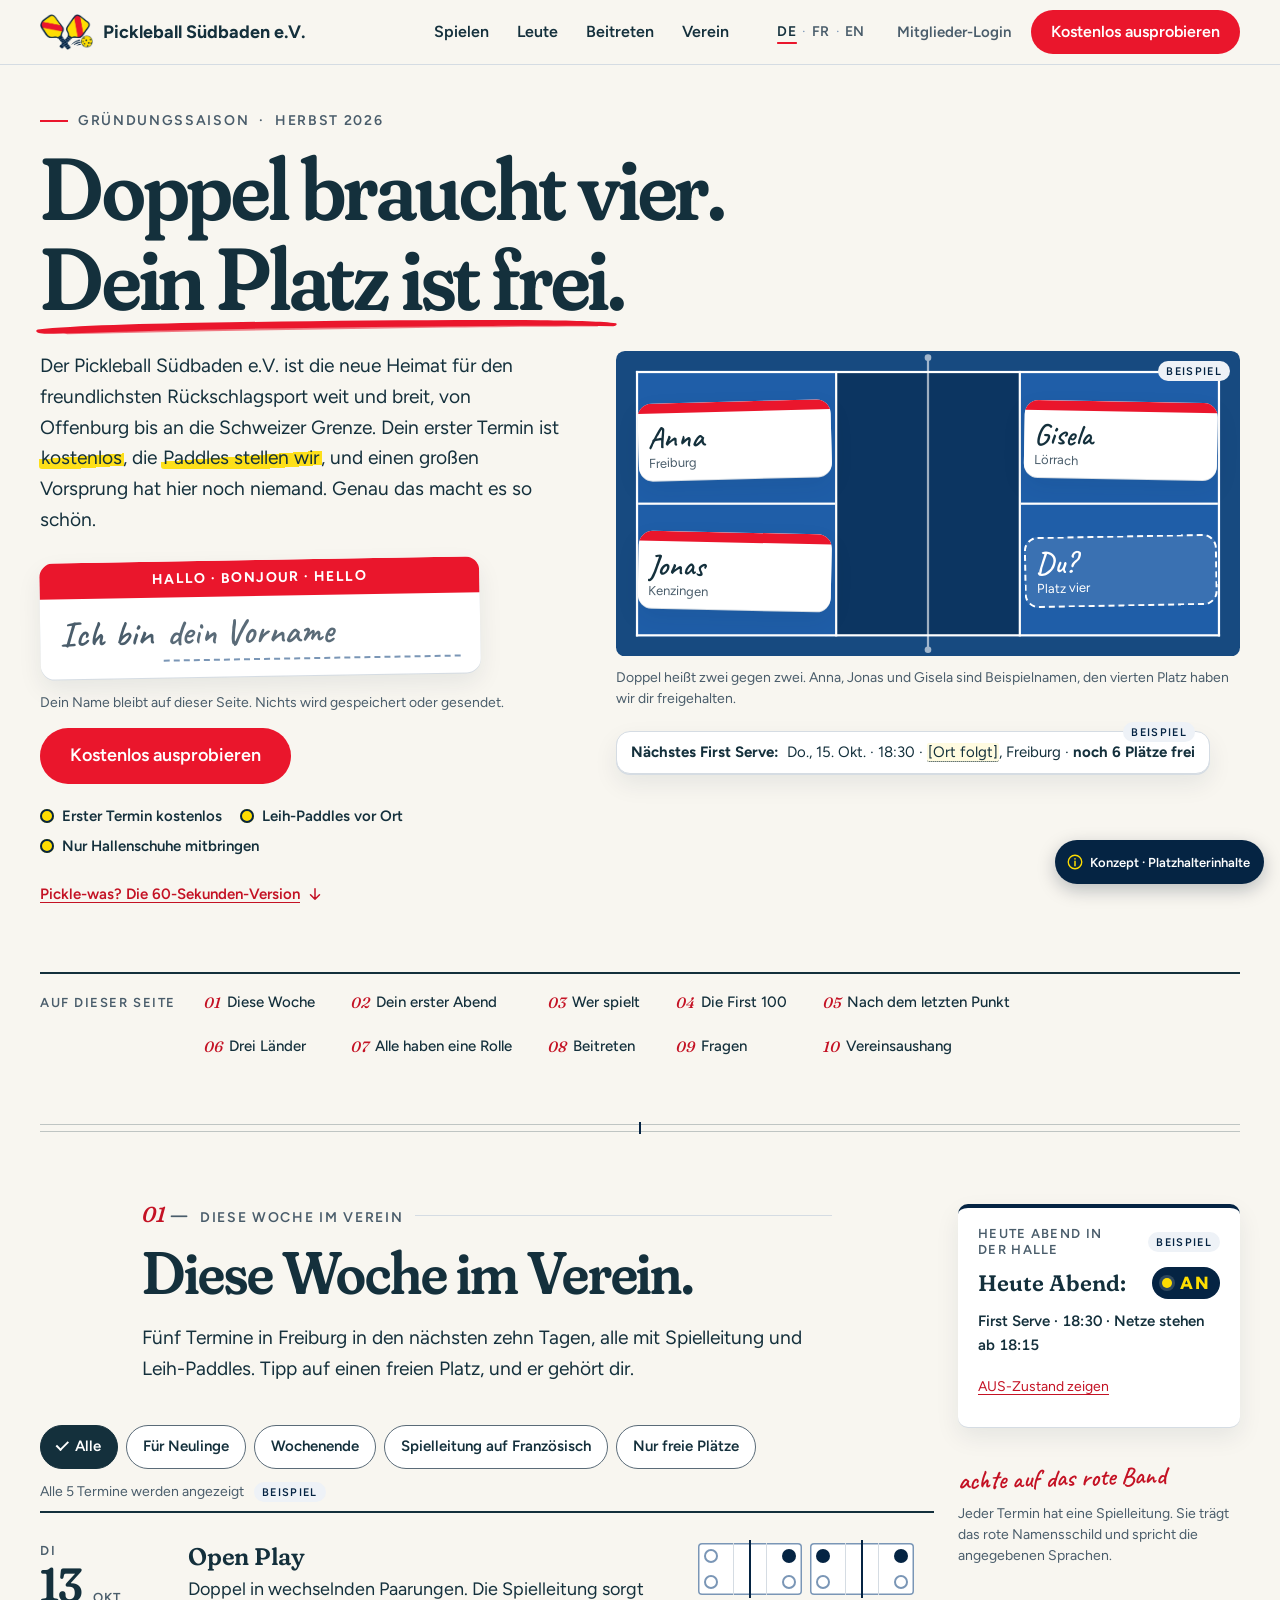
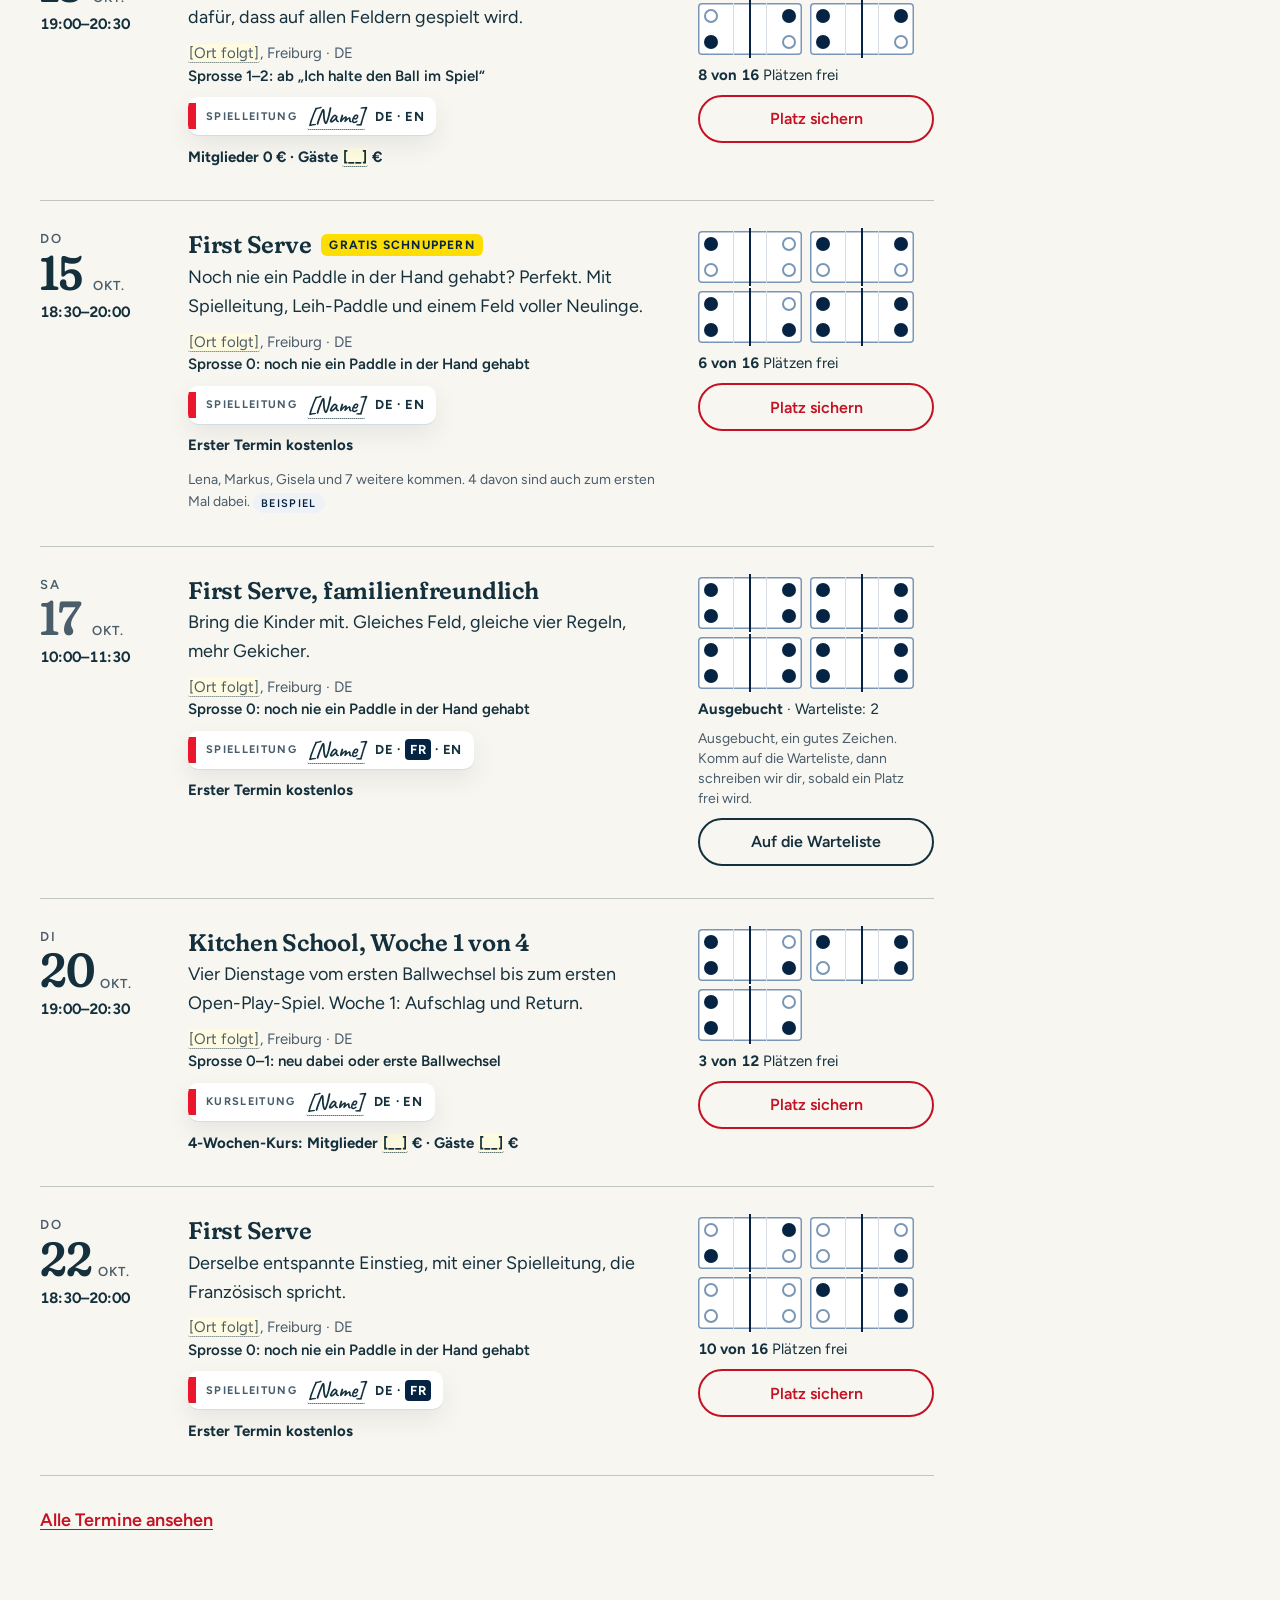
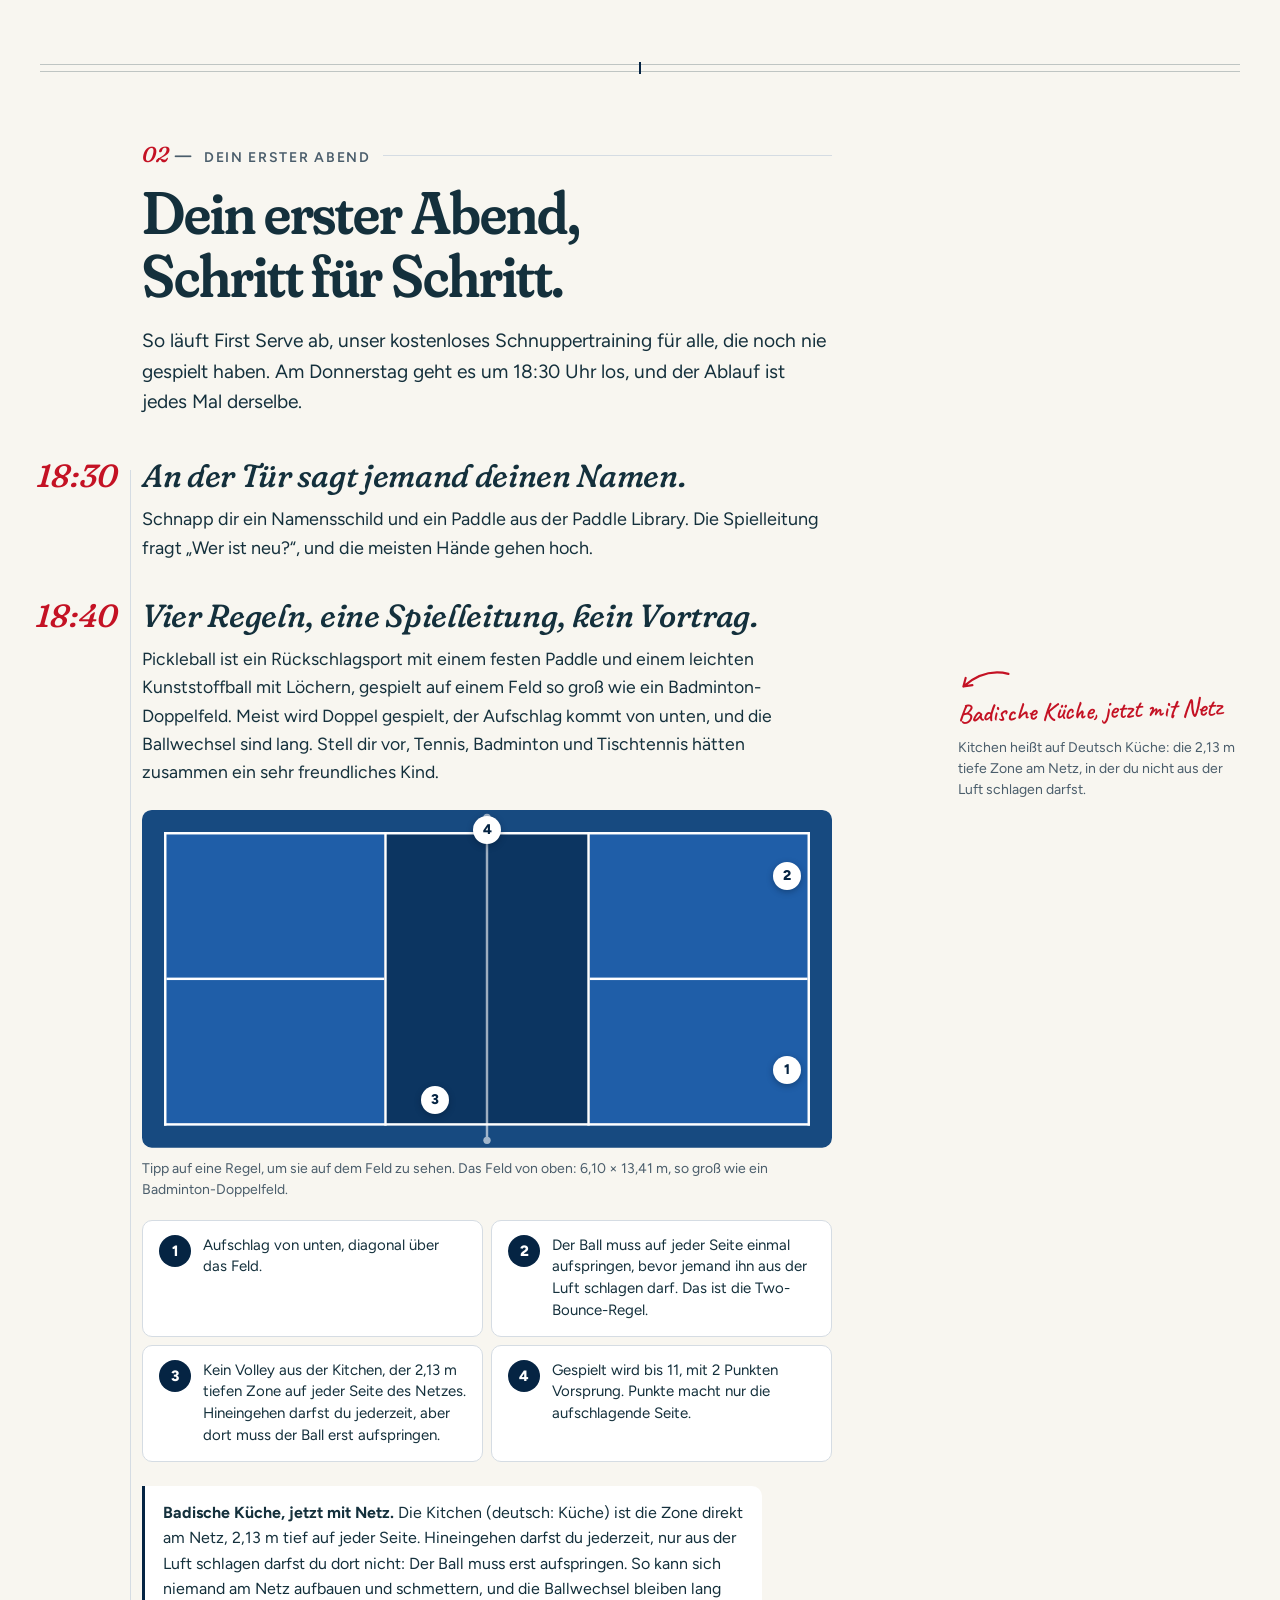
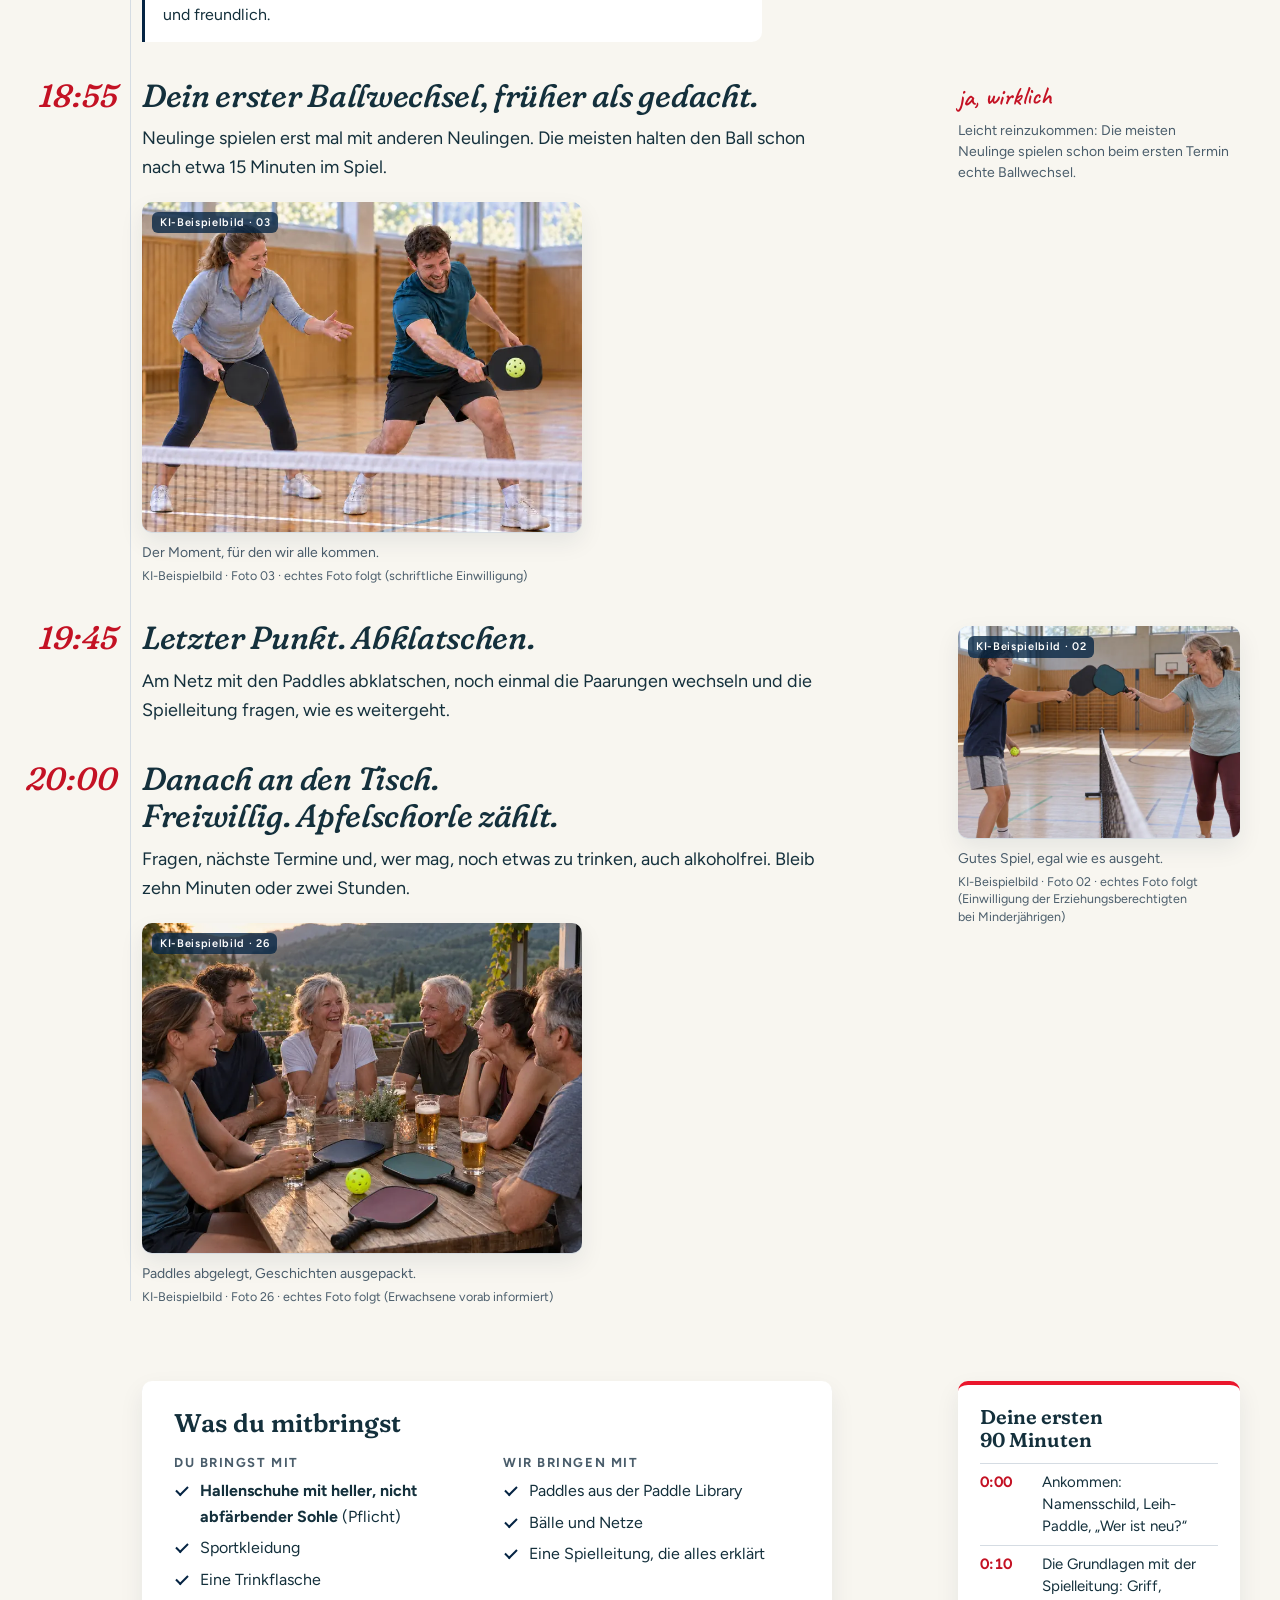
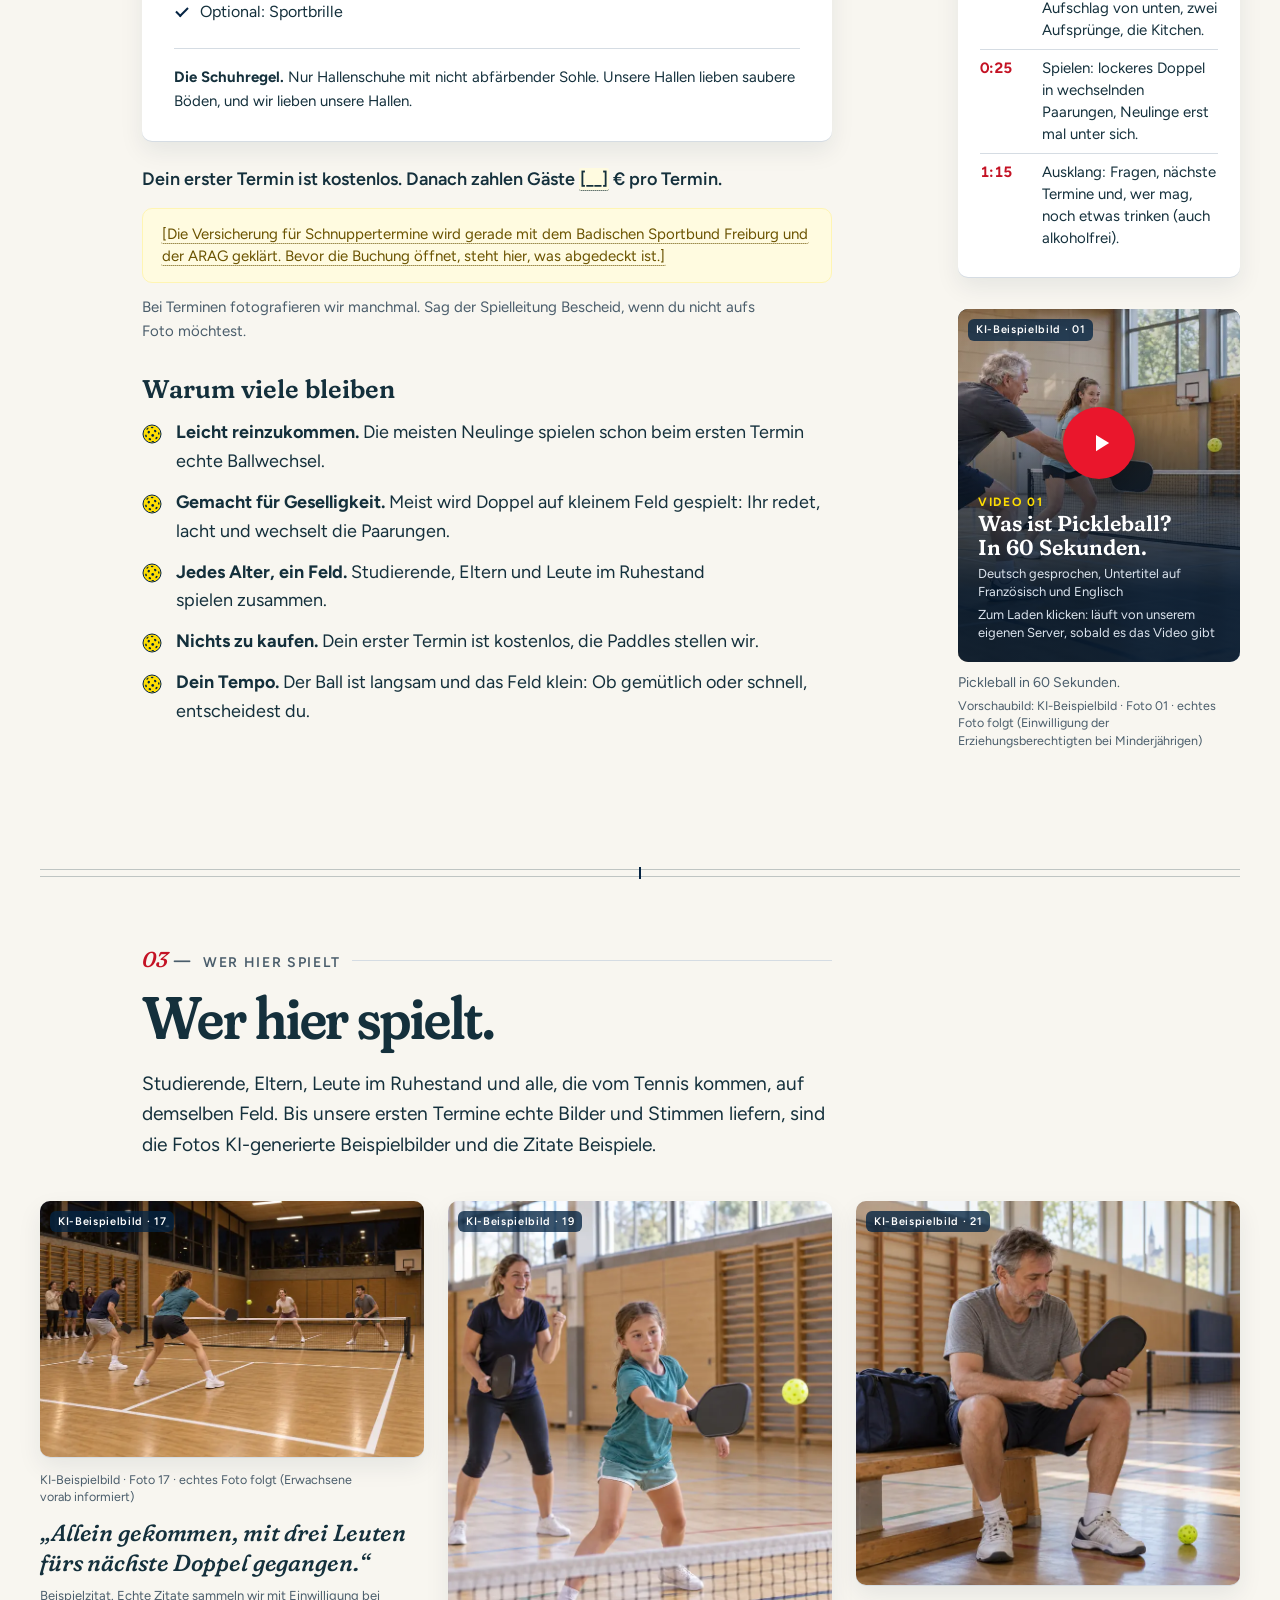
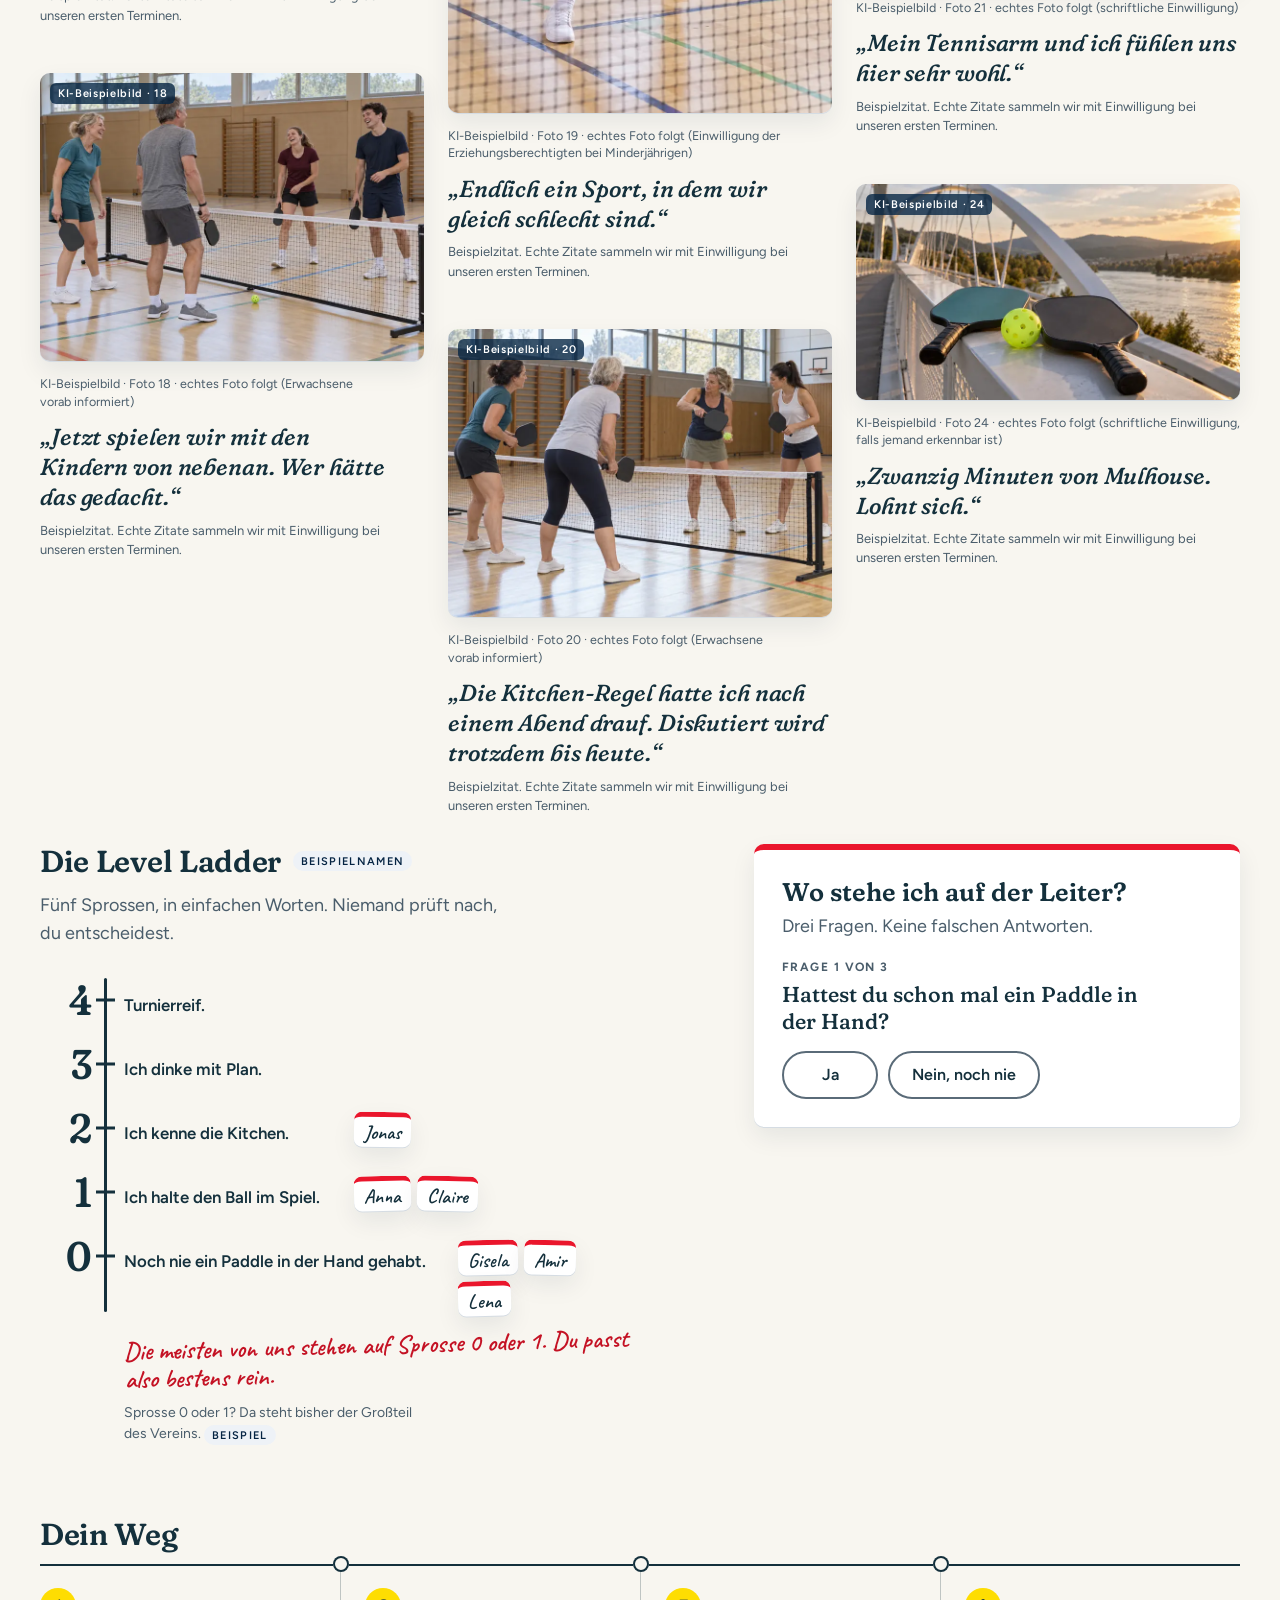
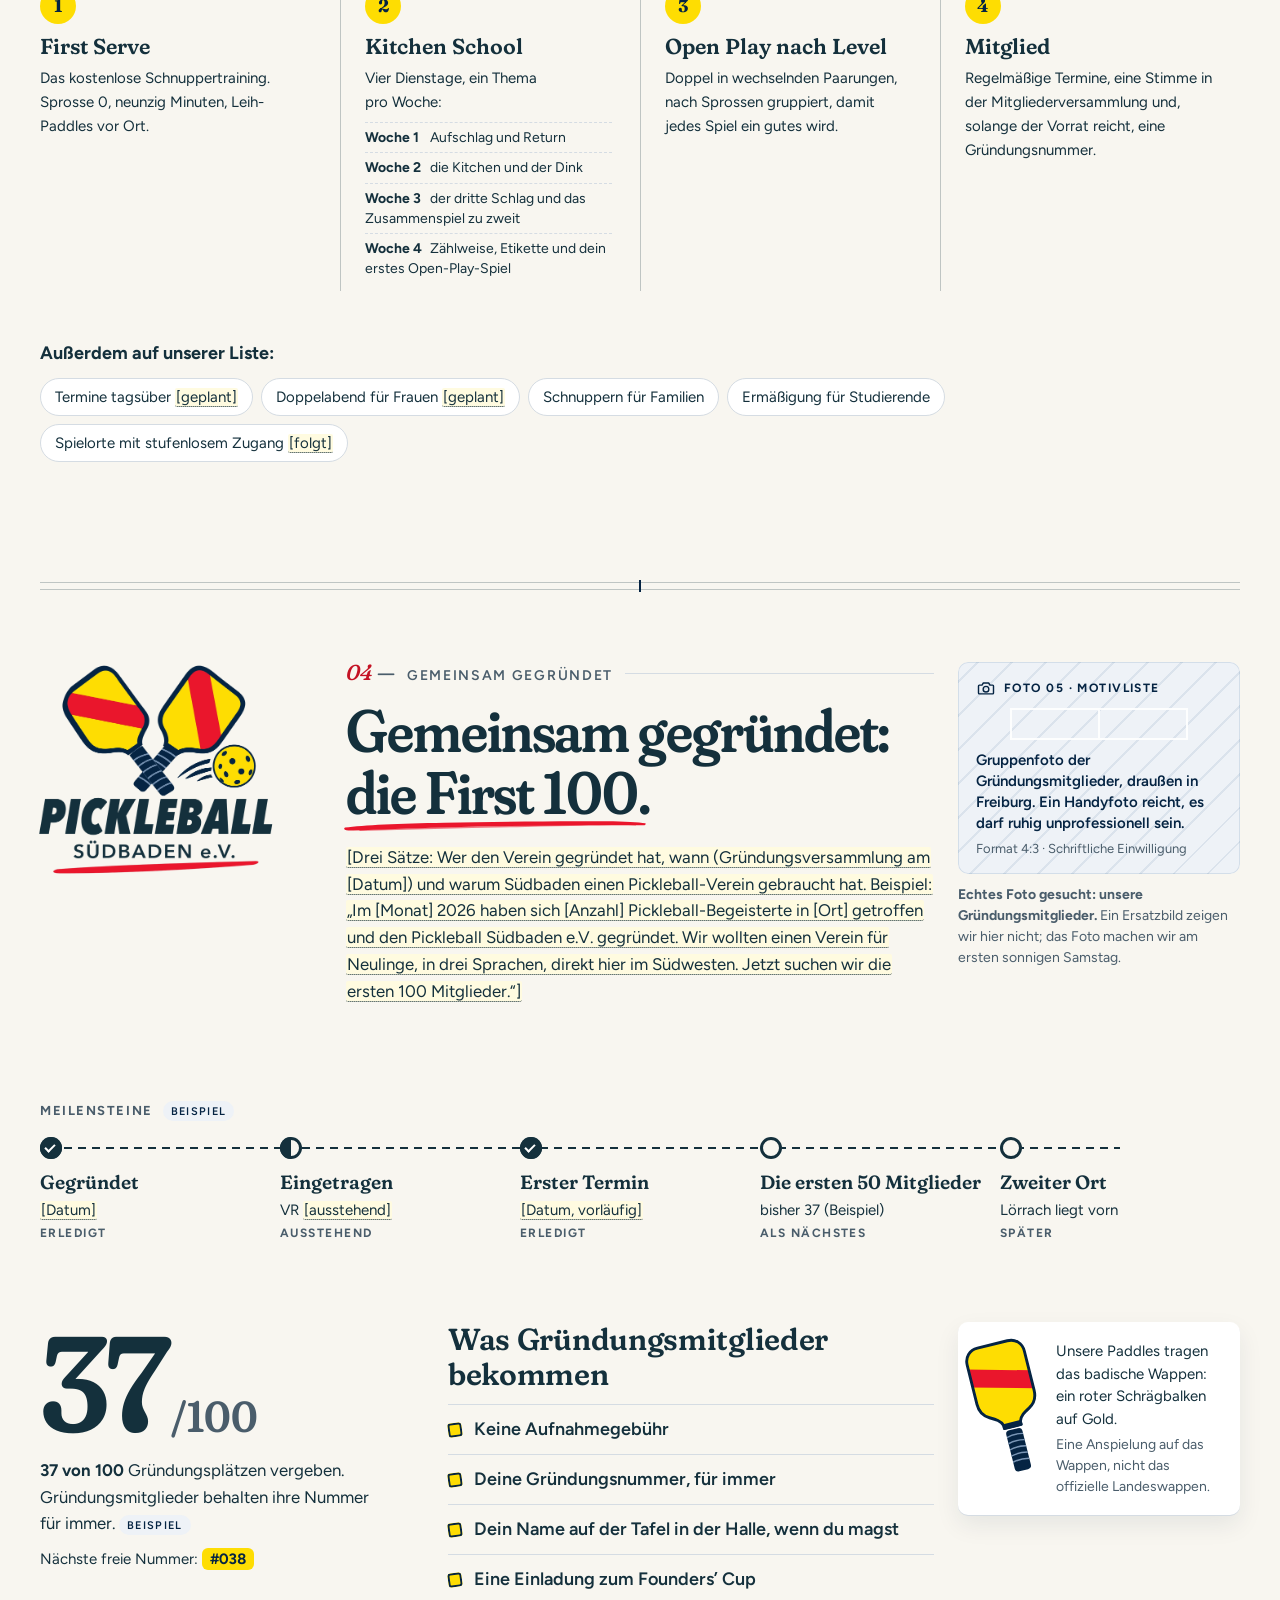
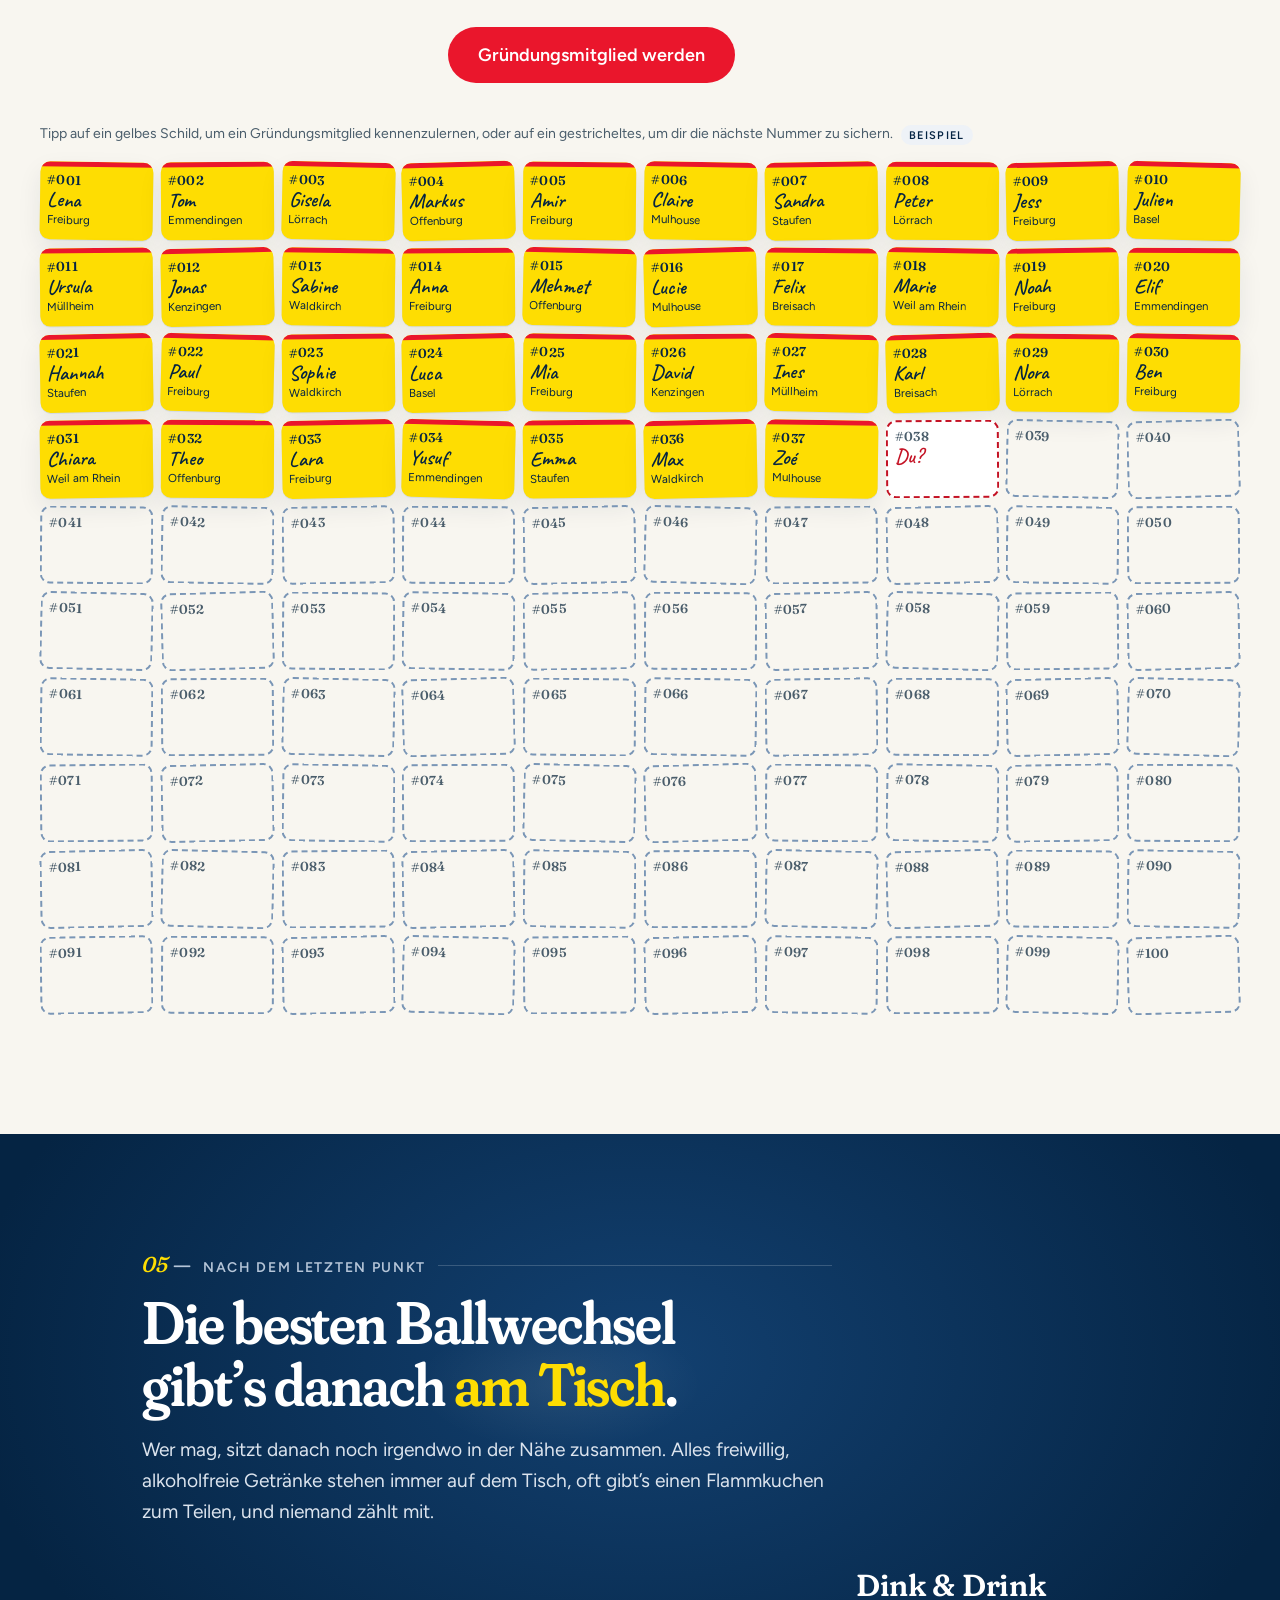
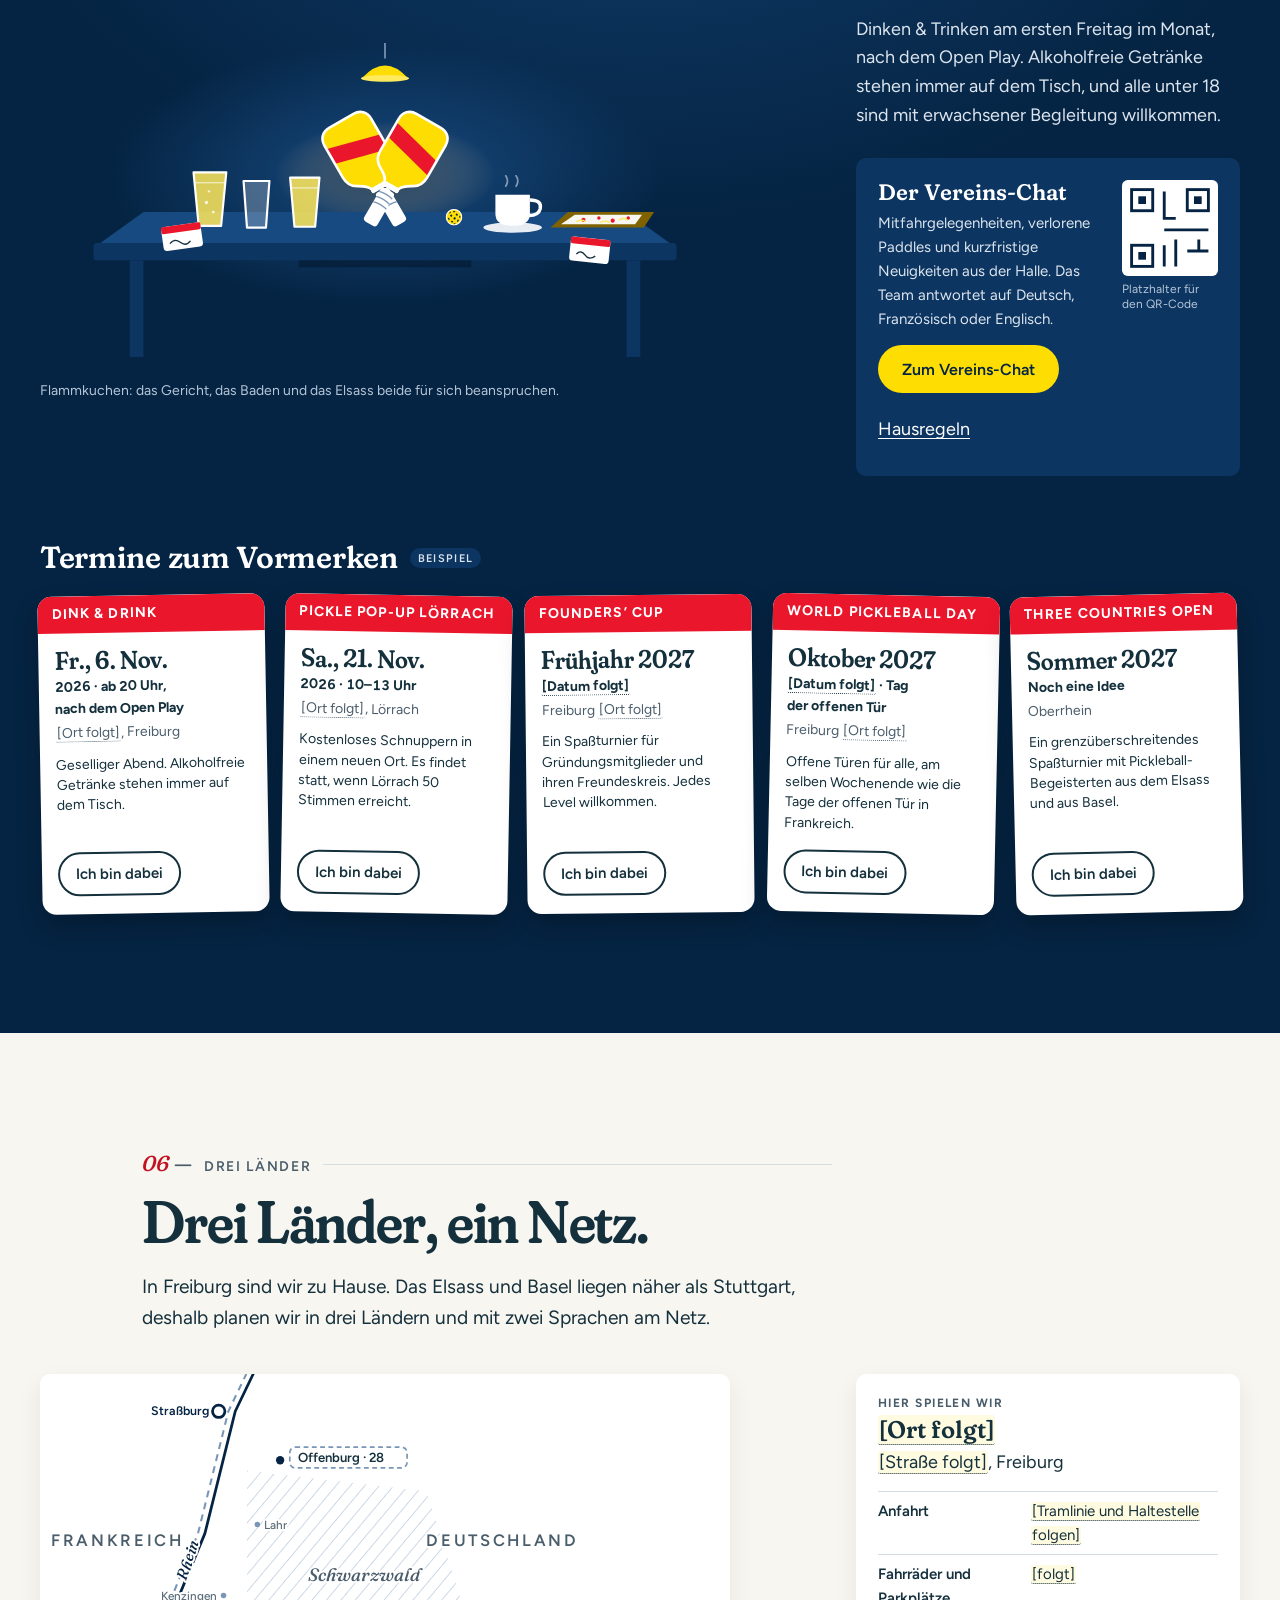
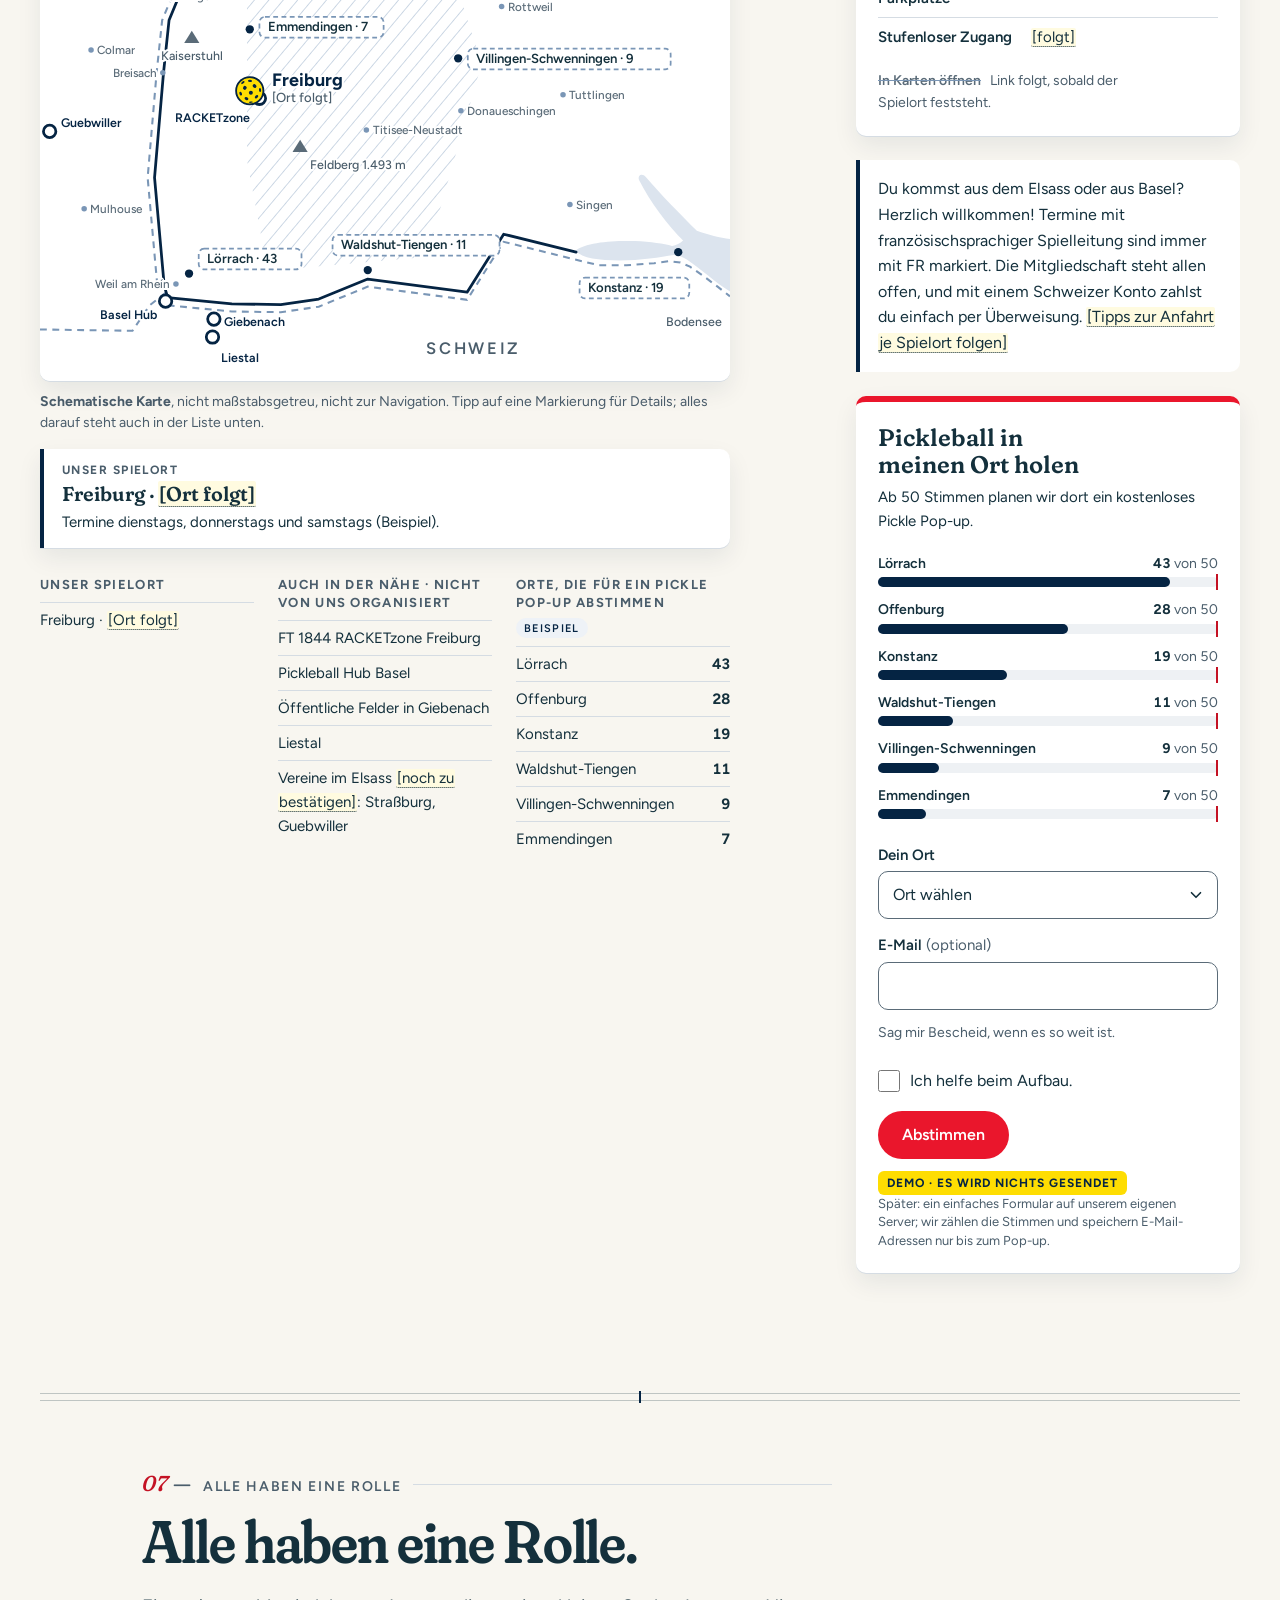
<file: concepts/b-saved-you-a-spot/index.html>
<!doctype html>
<html lang="de" class="no-js">
<head>
<meta charset="utf-8">
<meta name="viewport" content="width=device-width, initial-scale=1, viewport-fit=cover">
<meta name="robots" content="noindex">
<title>Pickleball Südbaden e.V. · Konzept B: Saved You a Spot</title>
<meta name="description" content="Doppel braucht vier. Der Pickleball Südbaden e.V. ist der neue Verein für Pickleball zwischen Offenburg und der Schweizer Grenze. Dein erster Termin ist kostenlos, die Paddles stellen wir.">
<link rel="alternate" hreflang="de" href="index.html">
<link rel="alternate" hreflang="en" href="index.en.html">
<link rel="alternate" hreflang="x-default" href="index.html">
<link rel="icon" href="../shared/favicon.svg" type="image/svg+xml">
<link rel="icon" href="../shared/favicon-32.png" sizes="32x32" type="image/png">
<link rel="apple-touch-icon" href="../shared/apple-touch-icon.png">
<!-- Google Fonts only for this preview; the live site self-hosts the fonts (DSGVO). -->
<link rel="preconnect" href="https://fonts.googleapis.com">
<link rel="preconnect" href="https://fonts.gstatic.com" crossorigin>
<link rel="stylesheet" href="https://fonts.googleapis.com/css2?family=Fraunces:ital,opsz,wght,SOFT,WONK@0,9..144,100..900,0..100,0..1;1,9..144,100..900,0..100,0..1&family=Figtree:ital,wght@0,300..900;1,300..900&family=Caveat:wght@500..700&display=swap">
<link rel="stylesheet" href="style.css">
<script>document.documentElement.classList.replace('no-js','js');</script>
<script src="app.js" defer></script>
</head>
<body>

<!-- Icon sprite -->
<svg class="sprite" width="0" height="0" aria-hidden="true" focusable="false">
  <symbol id="i-ball" viewBox="0 0 100 100">
    <circle cx="50" cy="50" r="45" fill="#FEDD02" stroke="currentColor" stroke-width="6"/>
    <g fill="#052443">
      <ellipse cx="50.7" cy="17.7" rx="4" ry="6.6" transform="rotate(-89 50.7 17.7)"/>
      <ellipse cx="27.3" cy="23.2" rx="3.3" ry="6.6" transform="rotate(-130 27.3 23.2)"/>
      <ellipse cx="65.9" cy="34.7" rx="5.5" ry="6.6" transform="rotate(-44 65.9 34.7)"/>
      <ellipse cx="33.8" cy="40.7" rx="5.9" ry="6.6" transform="rotate(-150 33.8 40.7)"/>
      <ellipse cx="83.9" cy="47.6" rx="3.6" ry="6.6" transform="rotate(-4 83.9 47.6)"/>
      <circle cx="53.6" cy="57" r="6.6"/>
      <ellipse cx="20.1" cy="59.6" rx="4.2" ry="6.6" transform="rotate(162 20.1 59.6)"/>
      <ellipse cx="72.4" cy="69.8" rx="4.4" ry="6.6" transform="rotate(42 72.4 69.8)"/>
      <ellipse cx="39.2" cy="75.8" rx="4.8" ry="6.6" transform="rotate(113 39.2 75.8)"/>
      <ellipse cx="53.9" cy="87.7" rx="2.3" ry="6.6" transform="rotate(84 53.9 87.7)"/>
    </g>
  </symbol>
  <symbol id="i-x" viewBox="0 0 24 24"><path d="M6 6l12 12M18 6L6 18" fill="none" stroke="currentColor" stroke-width="2.2" stroke-linecap="round"/></symbol>
  <symbol id="i-check" viewBox="0 0 24 24"><path d="M5 12.5l4.4 4.4L19 7.4" fill="none" stroke="currentColor" stroke-width="2.6" stroke-linecap="round" stroke-linejoin="round"/></symbol>
  <symbol id="i-camera" viewBox="0 0 24 24"><path d="M4 8.5h3.2L8.8 6h6.4l1.6 2.5H20a1 1 0 0 1 1 1V18a1 1 0 0 1-1 1H4a1 1 0 0 1-1-1V9.5a1 1 0 0 1 1-1z" fill="none" stroke="currentColor" stroke-width="1.7" stroke-linejoin="round"/><circle cx="12" cy="13.4" r="3.4" fill="none" stroke="currentColor" stroke-width="1.7"/></symbol>
  <symbol id="i-menu" viewBox="0 0 24 24"><path d="M4 7h16M4 12h16M4 17h11" fill="none" stroke="currentColor" stroke-width="2.2" stroke-linecap="round"/></symbol>
  <symbol id="i-play" viewBox="0 0 24 24"><path d="M8 5.5v13l10.5-6.5z" fill="currentColor"/></symbol>
  <symbol id="i-down" viewBox="0 0 24 24"><path d="M12 5v14M6 13l6 6 6-6" fill="none" stroke="currentColor" stroke-width="2" stroke-linecap="round" stroke-linejoin="round"/></symbol>
  <symbol id="i-plus" viewBox="0 0 24 24"><path d="M12 5v14M5 12h14" fill="none" stroke="currentColor" stroke-width="2.2" stroke-linecap="round"/></symbol>
  <symbol id="i-minus" viewBox="0 0 24 24"><path d="M5 12h14" fill="none" stroke="currentColor" stroke-width="2.2" stroke-linecap="round"/></symbol>
  <symbol id="i-info" viewBox="0 0 24 24"><circle cx="12" cy="12" r="9" fill="none" stroke="currentColor" stroke-width="1.8"/><path d="M12 11v6M12 7.5v.5" fill="none" stroke="currentColor" stroke-width="2" stroke-linecap="round"/></symbol>
  <symbol id="i-doc" viewBox="0 0 24 24"><path d="M7 3h7l4 4v14H7z M14 3v4h4" fill="none" stroke="currentColor" stroke-width="1.7" stroke-linejoin="round"/></symbol>
  <symbol id="i-arrow-l" viewBox="0 0 60 30"><path d="M56 6 C 40 2, 22 6, 6 20 M6 20 l 10 -1.5 M6 20 l 2.5 -9.5" fill="none" stroke="currentColor" stroke-width="2.4" stroke-linecap="round" stroke-linejoin="round"/></symbol>
</svg>

<a class="skip" href="#main">Zum Inhalt springen</a>

<header class="site-head" id="top-bar">
  <div class="wrap head-row">
    <a class="brand" href="#top">
      <img class="brand__mark" src="../shared/logo-mark.png" alt="" width="53" height="36">
      <span class="brand__name">Pickleball Südbaden e.V.</span>
    </a>
    <nav class="main-nav" aria-label="Hauptnavigation">
      <ul>
        <li><a href="#play">Spielen</a></li>
        <li><a href="#people">Leute</a></li>
        <li><a href="#join">Beitreten</a></li>
        <li><a href="#club">Verein</a></li>
      </ul>
    </nav>
    <div class="head-tools">
      <div class="lang" role="group" aria-label="Sprache">
        <a href="index.html" lang="de" hreflang="de" aria-current="page" aria-label="DE, Deutsch">DE</a><span class="lang__dot" aria-hidden="true">·</span><button type="button" lang="fr" data-lang-notice="fr" aria-label="FR, Français">FR</button><span class="lang__dot" aria-hidden="true">·</span><a href="index.en.html" lang="en" hreflang="en" aria-label="EN, English">EN</a>
      </div>
      <button class="member-link" type="button" data-open="login">Mitglieder-Login</button>
      <button class="btn btn--red head-cta" type="button" data-open="trial"><span class="head-cta__long">Kostenlos ausprobieren</span><span class="head-cta__short">Gratis testen</span></button>
      <button class="menu-btn" type="button" data-open="menu" aria-haspopup="dialog"><svg aria-hidden="true" focusable="false"><use href="#i-menu"/></svg><span>Menü</span></button>
    </div>
  </div>
</header>

<main id="main" tabindex="-1">

<!-- ============ HERO ============ -->
<section class="hero" id="top" aria-labelledby="hero-h">
  <div class="wrap hero__wrap">
    <div class="hero__head">
    <p class="dateline">Gründungssaison <span aria-hidden="true">·</span> Herbst 2026</p>
    <h1 class="hero__h" id="hero-h">Doppel braucht vier. <span class="brushed">Dein Platz ist frei.<svg class="brush" viewBox="0 0 600 40" preserveAspectRatio="none" aria-hidden="true" focusable="false"><defs><mask id="bm-hero" maskUnits="userSpaceOnUse" x="-30" y="-10" width="660" height="60"><path class="brush__m" d="M-20 24 C 150 18, 420 14, 620 18" pathLength="1"/></mask></defs><g mask="url(#bm-hero)"><path class="brush__ink" d="M4 28C40 22 110 19 200 17C300 15 420 13 520 14C556 14.5 584 16 597 18.5C598.5 20.5 597 22.5 594 23C560 22 520 22 470 22.6C380 23.6 290 25 200 27.5C130 29.5 70 32 20 34.5C10 35 3 33.5 2.5 31C2 29.5 2.8 28.6 4 28Z"/><path class="brush__ink brush__ink--dry" d="M30 33C120 29 260 25 400 22.5C470 21.4 530 20.8 580 21L578 23.5C520 23.6 440 24.6 360 26.4C250 28.7 140 31.6 34 35.4Z"/></g></svg></span></h1>
    </div>

    <div class="hero__grid">
      <div class="hero__copy">
        <p class="hero__sub">Der Pickleball Südbaden e.V. ist die neue Heimat für den freundlichsten Rückschlagsport weit und breit, von Offenburg bis an die Schweizer Grenze. Dein erster Termin ist <mark class="hl">kostenlos</mark>, die <mark class="hl">Paddles stellen wir</mark>, und einen großen Vorsprung hat hier noch niemand.<span class="hero__sub-more"> Genau das macht es so schön.</span></p>

        <form class="name-form" id="name-form" method="get" action="#play">
          <div class="tag tag--hero">
            <div class="tag__band" aria-hidden="true"><span lang="de">Hallo</span> · <span lang="fr">Bonjour</span> · <span>Hello</span></div>
            <div class="tag__field">
              <span class="tag__im" aria-hidden="true">Ich bin</span>
              <label class="sr-only" for="hero-name">Dein Vorname</label>
              <input class="tag__input" id="hero-name" type="text" autocomplete="given-name" placeholder="dein Vorname" maxlength="40" spellcheck="false" aria-describedby="hero-name-hint">
            </div>
          </div>
          <p class="name-hint" id="hero-name-hint">Dein Name bleibt auf dieser Seite. Nichts wird gespeichert oder gesendet.</p>
          <button class="btn btn--red btn--lg hero__cta" id="hero-cta" type="submit" data-session="S2">Kostenlos ausprobieren</button>
        </form>

        <button class="next-chip next-chip--copy" type="button" data-open="trial" data-session="S2">
          <span class="next-chip__k">Nächstes First Serve:</span>
          <span class="next-chip__v">Do., 15. Okt. · 18:30 · <span class="ph" title="Platzhalter: wird noch bestätigt">[Ort folgt]</span>, Freiburg · <strong>noch <span data-free-text="S2">6</span> Plätze frei</strong></span>
          <span class="pill">Beispiel</span>
        </button>

        <ul class="reassure" aria-label="Kurz gesagt">
          <li>Erster Termin kostenlos</li>
          <li>Leih-Paddles vor Ort</li>
          <li>Nur Hallenschuhe mitbringen</li>
        </ul>
        <a class="pickle-what" href="#what">Pickle-was? Die 60-Sekunden-Version <svg aria-hidden="true" focusable="false"><use href="#i-down"/></svg></a>
      </div>

      <div class="hero__side">
      <figure class="hero__court">
        <div class="court court--hero" id="hero-court" role="img" aria-label="Ein Pickleball-Doppelfeld von oben, mit Namensschildern für Anna, Jonas und Gisela (Beispielnamen) und einem freien vierten Platz: Du?">
          <svg class="court__svg" viewBox="-18 -18 564 276" aria-hidden="true" focusable="false">
            <rect class="court__runoff" x="-18" y="-18" width="564" height="276" rx="8"/>
            <g class="surfaces"><rect class="court-surface" x="0" y="0" width="528" height="240"/><rect class="kitchen" x="180" y="0" width="84" height="240"/><rect class="kitchen" x="264" y="0" width="84" height="240"/></g>
            <g class="lines" fill="currentColor"><rect x="0" y="0" width="528" height="2"/><rect x="0" y="238" width="528" height="2"/><rect x="0" y="0" width="2" height="240"/><rect x="526" y="0" width="2" height="240"/><rect x="180" y="0" width="2" height="240"/><rect x="346" y="0" width="2" height="240"/><rect x="2" y="119" width="178" height="2"/><rect x="348" y="119" width="178" height="2"/></g>
            <g class="net" fill="currentColor" opacity="0.6"><rect x="263" y="-12" width="2" height="264"/><circle cx="264" cy="-12" r="3"/><circle cx="264" cy="252" r="3"/></g>
          </svg>
          <div class="ct tag tag--court" style="--x:19%;--y:29%;--rot:-1.5deg"><div class="tag__band"></div><div class="tag__field"><span class="tag__name">Anna</span><span class="tag__meta">Freiburg</span></div></div>
          <div class="ct tag tag--court" style="--x:19%;--y:72%;--rot:1.2deg"><div class="tag__band"></div><div class="tag__field"><span class="tag__name">Jonas</span><span class="tag__meta">Kenzingen</span></div></div>
          <div class="ct tag tag--court" style="--x:81%;--y:29%;--rot:1deg"><div class="tag__band"></div><div class="tag__field"><span class="tag__name">Gisela</span><span class="tag__meta">Lörrach</span></div></div>
          <div class="ct tag tag--court tag--empty" id="you-tag" style="--x:81%;--y:72%;--rot:-1deg"><div class="tag__band"></div><div class="tag__field"><span class="tag__name" id="you-name">Du?</span><span class="tag__meta" id="you-meta">Platz vier</span></div></div>
          <span class="pill court__pill">Beispiel</span>
        </div>
        <figcaption class="caption">Doppel heißt zwei gegen zwei. Anna, Jonas und Gisela sind Beispielnamen, den vierten Platz haben wir dir freigehalten.</figcaption>
      </figure>
      <!-- desktop: the next-session chip sits under the court (the copy column keeps its own for phones) -->
      <button class="next-chip next-chip--side" type="button" data-open="trial" data-session="S2">
        <span class="next-chip__k">Nächstes First Serve:</span>
        <span class="next-chip__v">Do., 15. Okt. · 18:30 · <span class="ph" title="Platzhalter: wird noch bestätigt">[Ort folgt]</span>, Freiburg · <strong>noch <span data-free-text="S2">6</span> Plätze frei</strong></span>
        <span class="pill">Beispiel</span>
      </button>
      </div>
    </div>

    <nav class="toc" aria-label="Auf dieser Seite">
      <p class="toc__label">Auf dieser Seite</p>
      <ol class="toc__list">
        <li><a href="#play"><span class="toc__n">01</span> Diese Woche</a></li>
        <li><a href="#first-evening"><span class="toc__n">02</span> Dein erster Abend</a></li>
        <li><a href="#people"><span class="toc__n">03</span> Wer spielt</a></li>
        <li><a href="#first-100"><span class="toc__n">04</span> Die First 100</a></li>
        <li><a href="#after"><span class="toc__n">05</span> Nach dem letzten Punkt</a></li>
        <li><a href="#region"><span class="toc__n">06</span> Drei Länder</a></li>
        <li><a href="#roles"><span class="toc__n">07</span> Alle haben eine Rolle</a></li>
        <li><a href="#join"><span class="toc__n">08</span> Beitreten</a></li>
        <li><a href="#faq"><span class="toc__n">09</span> Fragen</a></li>
        <li><a href="#club"><span class="toc__n">10</span> Vereinsaushang</a></li>
      </ol>
    </nav>
  </div>
</section>

<!-- ============ 01 THIS WEEK ============ -->
<section class="sec" id="play" aria-labelledby="play-h">
  <div class="wrap">
    <div class="kline" aria-hidden="true"></div>
    <div class="grid">
      <header class="sec-head col-read">
        <p class="opener"><span class="opener__n">01</span><span class="opener__t">Diese Woche im Verein</span></p>
        <h2 id="play-h">Diese Woche im Verein.</h2>
        <p class="lede">Fünf Termine in Freiburg in den nächsten zehn Tagen, alle mit Spielleitung und Leih-Paddles. Tipp auf einen freien Platz, und er gehört dir.</p>
      </header>

      <div class="col-margin margin-stack">
        <div class="tonight" id="tonight" data-state="on">
          <p class="tonight__k">Heute Abend in der Halle <span class="pill">Beispiel</span></p>
          <p class="tonight__line"><span class="tonight__label">Heute Abend:</span> <strong class="tonight__state" id="tonight-state"><span class="lamp" aria-hidden="true"></span>AN</strong> <span class="tonight__detail"><span id="tonight-detail">First Serve · 18:30 · Netze stehen ab 18:15</span> <span class="pill tonight__pill">Beispiel</span></span></p>
          <button class="linkish tonight__toggle" type="button" id="tonight-toggle">AUS-Zustand zeigen</button>
        </div>
        <div class="mnote mnote--seat" role="note">
          <span class="mnote__hand" aria-hidden="true">achte auf das rote Band</span>
          <span class="mnote__plain">Jeder Termin hat eine Spielleitung. Sie trägt das rote Namensschild und spricht die angegebenen Sprachen.</span>
        </div>
      </div>

      <div class="col-wide sessions-wrap">
        <div class="filters" role="group" aria-label="Termine filtern">
          <button class="chip" type="button" data-filter="all" aria-pressed="true">Alle</button>
          <button class="chip" type="button" data-filter="beginners" aria-pressed="false">Für Neulinge</button>
          <button class="chip" type="button" data-filter="weekend" aria-pressed="false">Wochenende</button>
          <button class="chip" type="button" data-filter="fr" aria-pressed="false">Spielleitung auf Französisch</button>
          <button class="chip" type="button" data-filter="free" aria-pressed="false">Nur freie Plätze</button>
          <button class="chip chip--rung" type="button" data-filter="rung" aria-pressed="true" id="rung-chip" hidden>Meine Sprosse: <span id="rung-chip-n">0</span><svg aria-hidden="true" focusable="false"><use href="#i-x"/></svg><span class="sr-only">(entfernen)</span></button>
        </div>
        <p class="filter-status"><span id="filter-status" aria-live="polite">Alle 5 Termine werden angezeigt</span> <span class="pill">Beispiel</span></p>

        <ol class="sessions" id="sessions">
          <li class="srow" id="s-S1" data-id="S1" data-levels="1 2 3 4" data-weekend="0" data-fr="0">
            <div class="srow__date"><span class="srow__wd">Di</span><span class="srow__dn">13</span><span class="srow__mo">Okt.</span><span class="srow__tm">19:00–20:30</span></div>
            <div class="srow__body">
              <h3 class="srow__title">Open Play</h3>
              <p class="srow__desc">Doppel in wechselnden Paarungen. Die Spielleitung sorgt dafür, dass auf allen Feldern gespielt wird.</p>
              <p class="srow__where"><span class="ph" title="Platzhalter: wird noch bestätigt">[Ort folgt]</span>, Freiburg · DE</p>
              <p class="srow__level">Sprosse 1–2: ab „Ich halte den Ball im Spiel“</p>
              <div class="srow__host">
                <span class="host-tag"><span class="host-tag__k">Spielleitung</span><span class="host-tag__name"><span class="ph" title="Platzhalter: wird noch bestätigt">[Name]</span></span><span class="host-tag__langs"><abbr title="Deutsch">DE</abbr> · <abbr title="Englisch">EN</abbr></span></span>
              </div>
              <p class="srow__price">Mitglieder 0 € · Gäste <span class="ph" title="Platzhalter: wird noch bestätigt">[__]</span> €</p>
            </div>
            <div class="srow__seats">
<!--GEN:SEATS:S1-->
              <div class="seats seats--16" role="group" aria-label="Plätze bei Open Play, Dienstag, 13. Oktober: 8 von 16 frei. Mit den Pfeiltasten wechselst du zwischen freien Plätzen." data-seats="S1"><div class="mc" aria-hidden="false"><button class="seat" type="button" tabindex="0" data-open="trial" data-session="S1" aria-label="Platz bei Open Play am Dienstag, 13. Oktober buchen"></button><button class="seat" type="button" tabindex="-1" data-open="trial" data-session="S1" aria-label="Platz bei Open Play am Dienstag, 13. Oktober buchen"></button><span class="seat is-taken" aria-hidden="true"></span><button class="seat" type="button" tabindex="-1" data-open="trial" data-session="S1" aria-label="Platz bei Open Play am Dienstag, 13. Oktober buchen"></button></div><div class="mc" aria-hidden="false"><span class="seat is-taken" aria-hidden="true"></span><button class="seat" type="button" tabindex="-1" data-open="trial" data-session="S1" aria-label="Platz bei Open Play am Dienstag, 13. Oktober buchen"></button><span class="seat is-taken" aria-hidden="true"></span><button class="seat" type="button" tabindex="-1" data-open="trial" data-session="S1" aria-label="Platz bei Open Play am Dienstag, 13. Oktober buchen"></button></div><div class="mc" aria-hidden="false"><button class="seat" type="button" tabindex="-1" data-open="trial" data-session="S1" aria-label="Platz bei Open Play am Dienstag, 13. Oktober buchen"></button><span class="seat is-taken" aria-hidden="true"></span><span class="seat is-taken" aria-hidden="true"></span><button class="seat" type="button" tabindex="-1" data-open="trial" data-session="S1" aria-label="Platz bei Open Play am Dienstag, 13. Oktober buchen"></button></div><div class="mc" aria-hidden="false"><span class="seat is-taken" aria-hidden="true"></span><span class="seat is-taken" aria-hidden="true"></span><span class="seat is-taken" aria-hidden="true"></span><button class="seat" type="button" tabindex="-1" data-open="trial" data-session="S1" aria-label="Platz bei Open Play am Dienstag, 13. Oktober buchen"></button></div></div>
<!--/GEN:SEATS:S1-->
              <p class="seat-count"><strong><span data-free-text="S1">8</span> von 16</strong> Plätzen frei</p>
              <button class="btn btn--line" type="button" data-open="trial" data-session="S1">Platz sichern</button>
            </div>
          </li>

          <li class="srow srow--feature" id="s-S2" data-id="S2" data-levels="0" data-weekend="0" data-fr="0">
            <div class="srow__date"><span class="srow__wd">Do</span><span class="srow__dn">15</span><span class="srow__mo">Okt.</span><span class="srow__tm">18:30–20:00</span></div>
            <div class="srow__body">
              <h3 class="srow__title">First Serve <span class="srow__flag">Gratis schnuppern</span></h3>
              <p class="srow__desc">Noch nie ein Paddle in der Hand gehabt? Perfekt. Mit Spielleitung, Leih-Paddle und einem Feld voller Neulinge.</p>
              <p class="srow__where"><span class="ph" title="Platzhalter: wird noch bestätigt">[Ort folgt]</span>, Freiburg · DE</p>
              <p class="srow__level">Sprosse 0: noch nie ein Paddle in der Hand gehabt</p>
              <div class="srow__host">
                <span class="host-tag"><span class="host-tag__k">Spielleitung</span><span class="host-tag__name"><span class="ph" title="Platzhalter: wird noch bestätigt">[Name]</span></span><span class="host-tag__langs"><abbr title="Deutsch">DE</abbr> · <abbr title="Englisch">EN</abbr></span></span>
              </div>
              <p class="srow__price">Erster Termin kostenlos</p>
              <p class="roster">Lena, Markus, Gisela und 7 weitere kommen. 4 davon sind auch zum ersten Mal dabei. <span class="pill">Beispiel</span></p>
            </div>
            <div class="srow__seats">
<!--GEN:SEATS:S2-->
              <div class="seats seats--16" role="group" aria-label="Plätze bei First Serve, Donnerstag, 15. Oktober: 6 von 16 frei. Mit den Pfeiltasten wechselst du zwischen freien Plätzen." data-seats="S2"><div class="mc" aria-hidden="false"><span class="seat is-taken" aria-hidden="true"></span><button class="seat" type="button" tabindex="0" data-open="trial" data-session="S2" aria-label="Platz bei First Serve am Donnerstag, 15. Oktober buchen"></button><button class="seat" type="button" tabindex="-1" data-open="trial" data-session="S2" aria-label="Platz bei First Serve am Donnerstag, 15. Oktober buchen"></button><button class="seat" type="button" tabindex="-1" data-open="trial" data-session="S2" aria-label="Platz bei First Serve am Donnerstag, 15. Oktober buchen"></button></div><div class="mc" aria-hidden="false"><span class="seat is-taken" aria-hidden="true"></span><button class="seat" type="button" tabindex="-1" data-open="trial" data-session="S2" aria-label="Platz bei First Serve am Donnerstag, 15. Oktober buchen"></button><span class="seat is-taken" aria-hidden="true"></span><button class="seat" type="button" tabindex="-1" data-open="trial" data-session="S2" aria-label="Platz bei First Serve am Donnerstag, 15. Oktober buchen"></button></div><div class="mc" aria-hidden="false"><span class="seat is-taken" aria-hidden="true"></span><span class="seat is-taken" aria-hidden="true"></span><button class="seat" type="button" tabindex="-1" data-open="trial" data-session="S2" aria-label="Platz bei First Serve am Donnerstag, 15. Oktober buchen"></button><span class="seat is-taken" aria-hidden="true"></span></div><div class="mc" aria-hidden="false"><span class="seat is-taken" aria-hidden="true"></span><span class="seat is-taken" aria-hidden="true"></span><span class="seat is-taken" aria-hidden="true"></span><span class="seat is-taken" aria-hidden="true"></span></div></div>
<!--/GEN:SEATS:S2-->
              <p class="seat-count"><strong><span data-free-text="S2">6</span> von 16</strong> Plätzen frei</p>
              <button class="btn btn--line" type="button" data-open="trial" data-session="S2">Platz sichern</button>
            </div>
          </li>

          <li class="srow srow--full" id="s-S3" data-id="S3" data-levels="0" data-weekend="1" data-fr="1">
            <div class="srow__date"><span class="srow__wd">Sa</span><span class="srow__dn">17</span><span class="srow__mo">Okt.</span><span class="srow__tm">10:00–11:30</span></div>
            <div class="srow__body">
              <h3 class="srow__title">First Serve, familienfreundlich</h3>
              <p class="srow__desc">Bring die Kinder mit. Gleiches Feld, gleiche vier Regeln, mehr Gekicher.</p>
              <p class="srow__where"><span class="ph" title="Platzhalter: wird noch bestätigt">[Ort folgt]</span>, Freiburg · DE</p>
              <p class="srow__level">Sprosse 0: noch nie ein Paddle in der Hand gehabt</p>
              <div class="srow__host">
                <span class="host-tag"><span class="host-tag__k">Spielleitung</span><span class="host-tag__name"><span class="ph" title="Platzhalter: wird noch bestätigt">[Name]</span></span><span class="host-tag__langs"><abbr title="Deutsch">DE</abbr> · <abbr class="lang-fr" title="Französisch">FR</abbr> · <abbr title="Englisch">EN</abbr></span></span>
              </div>
              <p class="srow__price">Erster Termin kostenlos</p>
            </div>
            <div class="srow__seats">
<!--GEN:SEATS:S3-->
              <div class="seats seats--16" role="group" aria-label="Plätze bei First Serve, familienfreundlich, Samstag, 17. Oktober: alle 16 vergeben" data-seats="S3"><div class="mc" aria-hidden="false"><span class="seat is-taken" aria-hidden="true"></span><span class="seat is-taken" aria-hidden="true"></span><span class="seat is-taken" aria-hidden="true"></span><span class="seat is-taken" aria-hidden="true"></span></div><div class="mc" aria-hidden="false"><span class="seat is-taken" aria-hidden="true"></span><span class="seat is-taken" aria-hidden="true"></span><span class="seat is-taken" aria-hidden="true"></span><span class="seat is-taken" aria-hidden="true"></span></div><div class="mc" aria-hidden="false"><span class="seat is-taken" aria-hidden="true"></span><span class="seat is-taken" aria-hidden="true"></span><span class="seat is-taken" aria-hidden="true"></span><span class="seat is-taken" aria-hidden="true"></span></div><div class="mc" aria-hidden="false"><span class="seat is-taken" aria-hidden="true"></span><span class="seat is-taken" aria-hidden="true"></span><span class="seat is-taken" aria-hidden="true"></span><span class="seat is-taken" aria-hidden="true"></span></div></div>
<!--/GEN:SEATS:S3-->
              <p class="seat-count"><strong>Ausgebucht</strong> · Warteliste: <span data-wait-text="S3">2</span></p>
              <p class="seat-full">Ausgebucht, ein gutes Zeichen. Komm auf die Warteliste, dann schreiben wir dir, sobald ein Platz frei wird.</p>
              <button class="btn btn--line btn--line-ink" type="button" data-open="trial" data-session="S3">Auf die Warteliste</button>
            </div>
          </li>

          <li class="srow" id="s-S4" data-id="S4" data-levels="0 1" data-weekend="0" data-fr="0">
            <div class="srow__date"><span class="srow__wd">Di</span><span class="srow__dn">20</span><span class="srow__mo">Okt.</span><span class="srow__tm">19:00–20:30</span></div>
            <div class="srow__body">
              <h3 class="srow__title">Kitchen School, Woche 1 von 4</h3>
              <p class="srow__desc">Vier Dienstage vom ersten Ballwechsel bis zum ersten Open-Play-Spiel. Woche 1: Aufschlag und Return.</p>
              <p class="srow__where"><span class="ph" title="Platzhalter: wird noch bestätigt">[Ort folgt]</span>, Freiburg · DE</p>
              <p class="srow__level">Sprosse 0–1: neu dabei oder erste Ballwechsel</p>
              <div class="srow__host">
                <span class="host-tag"><span class="host-tag__k">Kursleitung</span><span class="host-tag__name"><span class="ph" title="Platzhalter: wird noch bestätigt">[Name]</span></span><span class="host-tag__langs"><abbr title="Deutsch">DE</abbr> · <abbr title="Englisch">EN</abbr></span></span>
              </div>
              <p class="srow__price">4-Wochen-Kurs: Mitglieder <span class="ph" title="Platzhalter: wird noch bestätigt">[__]</span> € · Gäste <span class="ph" title="Platzhalter: wird noch bestätigt">[__]</span> €</p>
            </div>
            <div class="srow__seats">
<!--GEN:SEATS:S4-->
              <div class="seats seats--12" role="group" aria-label="Plätze bei Kitchen School, Dienstag, 20. Oktober: 3 von 12 frei. Mit den Pfeiltasten wechselst du zwischen freien Plätzen." data-seats="S4"><div class="mc" aria-hidden="false"><span class="seat is-taken" aria-hidden="true"></span><span class="seat is-taken" aria-hidden="true"></span><button class="seat" type="button" tabindex="0" data-open="trial" data-session="S4" aria-label="Platz bei Kitchen School am Dienstag, 20. Oktober buchen"></button><span class="seat is-taken" aria-hidden="true"></span></div><div class="mc" aria-hidden="false"><span class="seat is-taken" aria-hidden="true"></span><button class="seat" type="button" tabindex="-1" data-open="trial" data-session="S4" aria-label="Platz bei Kitchen School am Dienstag, 20. Oktober buchen"></button><span class="seat is-taken" aria-hidden="true"></span><span class="seat is-taken" aria-hidden="true"></span></div><div class="mc" aria-hidden="false"><span class="seat is-taken" aria-hidden="true"></span><span class="seat is-taken" aria-hidden="true"></span><button class="seat" type="button" tabindex="-1" data-open="trial" data-session="S4" aria-label="Platz bei Kitchen School am Dienstag, 20. Oktober buchen"></button><span class="seat is-taken" aria-hidden="true"></span></div></div>
<!--/GEN:SEATS:S4-->
              <p class="seat-count"><strong><span data-free-text="S4">3</span> von 12</strong> Plätzen frei</p>
              <button class="btn btn--line" type="button" data-open="trial" data-session="S4">Platz sichern</button>
            </div>
          </li>

          <li class="srow" id="s-S5" data-id="S5" data-levels="0" data-weekend="0" data-fr="1">
            <div class="srow__date"><span class="srow__wd">Do</span><span class="srow__dn">22</span><span class="srow__mo">Okt.</span><span class="srow__tm">18:30–20:00</span></div>
            <div class="srow__body">
              <h3 class="srow__title">First Serve</h3>
              <p class="srow__desc">Derselbe entspannte Einstieg, mit einer Spielleitung, die Französisch spricht.</p>
              <p class="srow__where"><span class="ph" title="Platzhalter: wird noch bestätigt">[Ort folgt]</span>, Freiburg · DE</p>
              <p class="srow__level">Sprosse 0: noch nie ein Paddle in der Hand gehabt</p>
              <div class="srow__host">
                <span class="host-tag"><span class="host-tag__k">Spielleitung</span><span class="host-tag__name"><span class="ph" title="Platzhalter: wird noch bestätigt">[Name]</span></span><span class="host-tag__langs"><abbr title="Deutsch">DE</abbr> · <abbr class="lang-fr" title="Französisch">FR</abbr></span></span>
              </div>
              <p class="srow__price">Erster Termin kostenlos</p>
            </div>
            <div class="srow__seats">
<!--GEN:SEATS:S5-->
              <div class="seats seats--16" role="group" aria-label="Plätze bei First Serve, Donnerstag, 22. Oktober: 10 von 16 frei. Mit den Pfeiltasten wechselst du zwischen freien Plätzen." data-seats="S5"><div class="mc" aria-hidden="false"><button class="seat" type="button" tabindex="0" data-open="trial" data-session="S5" aria-label="Platz bei First Serve am Donnerstag, 22. Oktober buchen"></button><span class="seat is-taken" aria-hidden="true"></span><span class="seat is-taken" aria-hidden="true"></span><button class="seat" type="button" tabindex="-1" data-open="trial" data-session="S5" aria-label="Platz bei First Serve am Donnerstag, 22. Oktober buchen"></button></div><div class="mc" aria-hidden="false"><button class="seat" type="button" tabindex="-1" data-open="trial" data-session="S5" aria-label="Platz bei First Serve am Donnerstag, 22. Oktober buchen"></button><button class="seat" type="button" tabindex="-1" data-open="trial" data-session="S5" aria-label="Platz bei First Serve am Donnerstag, 22. Oktober buchen"></button><button class="seat" type="button" tabindex="-1" data-open="trial" data-session="S5" aria-label="Platz bei First Serve am Donnerstag, 22. Oktober buchen"></button><span class="seat is-taken" aria-hidden="true"></span></div><div class="mc" aria-hidden="false"><button class="seat" type="button" tabindex="-1" data-open="trial" data-session="S5" aria-label="Platz bei First Serve am Donnerstag, 22. Oktober buchen"></button><button class="seat" type="button" tabindex="-1" data-open="trial" data-session="S5" aria-label="Platz bei First Serve am Donnerstag, 22. Oktober buchen"></button><button class="seat" type="button" tabindex="-1" data-open="trial" data-session="S5" aria-label="Platz bei First Serve am Donnerstag, 22. Oktober buchen"></button><button class="seat" type="button" tabindex="-1" data-open="trial" data-session="S5" aria-label="Platz bei First Serve am Donnerstag, 22. Oktober buchen"></button></div><div class="mc" aria-hidden="false"><span class="seat is-taken" aria-hidden="true"></span><button class="seat" type="button" tabindex="-1" data-open="trial" data-session="S5" aria-label="Platz bei First Serve am Donnerstag, 22. Oktober buchen"></button><span class="seat is-taken" aria-hidden="true"></span><span class="seat is-taken" aria-hidden="true"></span></div></div>
<!--/GEN:SEATS:S5-->
              <p class="seat-count"><strong><span data-free-text="S5">10</span> von 16</strong> Plätzen frei</p>
              <button class="btn btn--line" type="button" data-open="trial" data-session="S5">Platz sichern</button>
            </div>
          </li>
        </ol>

        <div class="empty" id="sessions-empty" hidden>
          <p class="empty__h">Keine Termine passen zu diesen Filtern.</p>
          <p>Neue Termine geben wir am <span class="ph" title="Platzhalter: wird noch bestätigt">[1. Nov., vorläufig]</span> bekannt. <a href="#letter">Hol dir den monatlichen Newsletter.</a></p>
          <button class="btn btn--line btn--line-ink" type="button" data-filter-reset>Alle Termine zeigen</button>
        </div>

        <p class="sessions-more"><button class="linkish" type="button" data-toast="demo.calendar">Alle Termine ansehen</button></p>
      </div>
    </div>
  </div>
</section>

<!-- ============ 02 FIRST EVENING ============ -->
<section class="sec" id="first-evening" aria-labelledby="fe-h">
  <div class="wrap">
    <div class="kline" aria-hidden="true"></div>
    <div class="grid">
      <header class="sec-head col-read">
        <p class="opener"><span class="opener__n">02</span><span class="opener__t">Dein erster Abend</span></p>
        <h2 id="fe-h">Dein erster Abend, Schritt für Schritt.</h2>
        <p class="lede">So läuft First Serve ab, unser kostenloses Schnuppertraining für alle, die noch nie gespielt haben. Am Donnerstag geht es um 18:30 Uhr los, und der Ablauf ist jedes Mal derselbe.</p>
      </header>

    </div>

    <ol class="evening">
      <li class="ev grid">
        <span class="ev__t" aria-hidden="true">18:30</span>
        <div class="col-read">
          <h3 class="ev__h"><span class="ev__t-inline">18:30</span> An der Tür sagt jemand deinen Namen.</h3>
          <p>Schnapp dir ein Namensschild und ein Paddle aus der Paddle Library. Die Spielleitung fragt „Wer ist neu?“, und die meisten Hände gehen hoch.</p>
        </div>
      </li>

      <li class="ev grid" id="what">
        <span class="ev__t" aria-hidden="true">18:40</span>
        <div class="col-read">
          <h3 class="ev__h"><span class="ev__t-inline">18:40</span> Vier Regeln, eine Spielleitung, kein Vortrag.</h3>
          <p class="what">Pickleball ist ein Rückschlagsport mit einem festen Paddle und einem leichten Kunststoffball mit Löchern, gespielt auf einem Feld so groß wie ein Badminton-Doppelfeld. Meist wird Doppel gespielt, der Aufschlag kommt von unten, und die Ballwechsel sind lang. Stell dir vor, Tennis, Badminton und Tischtennis hätten zusammen ein sehr freundliches Kind.</p>

          <figure class="rules" id="rules" data-rule="">
            <div class="court court--rules">
              <svg class="court__svg" viewBox="-18 -18 564 276" role="img" aria-labelledby="rules-svg-t" focusable="false">
                <title id="rules-svg-t">Spielfeld-Skizze zu den vier Regeln</title>
                <defs>
                  <marker id="arrowhead" viewBox="0 0 10 10" refX="7" refY="5" markerWidth="5" markerHeight="5" orient="auto-start-reverse"><path d="M0 0L10 5L0 10z" fill="#FEDD02"/></marker>
                </defs>
                <rect class="court__runoff" x="-18" y="-18" width="564" height="276" rx="8"/>
                <g class="surfaces"><rect class="court-surface" x="0" y="0" width="528" height="240"/><rect class="kitchen" x="180" y="0" width="84" height="240"/><rect class="kitchen" x="264" y="0" width="84" height="240"/></g>
                <g class="rhl rhl--1"><rect class="rhl__box" x="2" y="2" width="178" height="117"/><path class="rhl__path" d="M510 196 Q 330 40 108 62" marker-end="url(#arrowhead)"/><text class="rhl__label" x="96" y="96" text-anchor="middle">Aufschlag landet hier</text></g>
                <g class="rhl rhl--2"><path class="rhl__path" d="M508 36 Q 300 22 104 176 Q 280 200 446 184"/><circle class="rhl__bounce" cx="104" cy="176" r="14"/><text class="rhl__bn" x="104" y="180" text-anchor="middle">1.</text><circle class="rhl__bounce" cx="446" cy="184" r="14"/><text class="rhl__bn" x="446" y="188" text-anchor="middle">2.</text><rect class="rhl__pill" x="376" y="128" width="140" height="30" rx="15"/><text class="rhl__pilltxt" x="446" y="148" text-anchor="middle">Dann Volley frei</text></g>
                <g class="rhl rhl--3"><rect class="rhl__kitchen" x="180" y="0" width="84" height="240"/><rect class="rhl__kitchen" x="264" y="0" width="84" height="240"/><text class="rhl__klabel" x="0" y="0" text-anchor="middle" transform="translate(228 120) rotate(-90)">KITCHEN</text><text class="rhl__klabel" x="0" y="0" text-anchor="middle" transform="translate(300 120) rotate(90)">KITCHEN</text></g>
                <g class="lines" fill="currentColor"><rect x="0" y="0" width="528" height="2"/><rect x="0" y="238" width="528" height="2"/><rect x="0" y="0" width="2" height="240"/><rect x="526" y="0" width="2" height="240"/><rect x="180" y="0" width="2" height="240"/><rect x="346" y="0" width="2" height="240"/><rect x="2" y="119" width="178" height="2"/><rect x="348" y="119" width="178" height="2"/></g>
                <g class="net" fill="currentColor" opacity="0.6"><rect x="263" y="-12" width="2" height="264"/><circle cx="264" cy="-12" r="3"/><circle cx="264" cy="252" r="3"/></g>
                <g class="rhl rhl--4"><rect class="rhl__score" x="174" y="70" width="180" height="100" rx="12"/><text class="rhl__scoretxt" x="264" y="128" text-anchor="middle">11:9</text><text class="rhl__scoresub" x="264" y="154" text-anchor="middle">Vorsprung: 2</text></g>
              </svg>
              <span class="rule-pin" data-pin="1" style="--x:93.5%;--y:77%" aria-hidden="true">1</span>
              <span class="rule-pin" data-pin="2" style="--x:93.5%;--y:19.5%" aria-hidden="true">2</span>
              <span class="rule-pin" data-pin="3" style="--x:42.5%;--y:86%" aria-hidden="true">3</span>
              <span class="rule-pin" data-pin="4" style="--x:50%;--y:6%" aria-hidden="true">4</span>
            </div>
            <figcaption class="caption"><span class="js-only">Tipp auf eine Regel, um sie auf dem Feld zu sehen.</span> Das Feld von oben: 6,10 × 13,41 m, so groß wie ein Badminton-Doppelfeld.</figcaption>
          </figure>

          <ol class="rule-list">
            <li><button class="rule" type="button" data-rule="1" aria-pressed="false"><span class="rule__n">1</span><span class="rule__t">Aufschlag von unten, diagonal über das Feld.</span></button></li>
            <li><button class="rule" type="button" data-rule="2" aria-pressed="false"><span class="rule__n">2</span><span class="rule__t">Der Ball muss auf jeder Seite einmal aufspringen, bevor jemand ihn aus der Luft schlagen darf. Das ist die Two-Bounce-Regel.</span></button></li>
            <li><button class="rule" type="button" data-rule="3" aria-pressed="false"><span class="rule__n">3</span><span class="rule__t">Kein Volley aus der Kitchen, der 2,13 m tiefen Zone auf jeder Seite des Netzes. Hineingehen darfst du jederzeit, aber dort muss der Ball erst aufspringen.</span></button></li>
            <li><button class="rule" type="button" data-rule="4" aria-pressed="false"><span class="rule__n">4</span><span class="rule__t">Gespielt wird bis 11, mit 2 Punkten Vorsprung. Punkte macht nur die aufschlagende Seite.</span></button></li>
          </ol>

          <p class="kitchen-plain"><strong>Badische Küche, jetzt mit Netz.</strong> Die Kitchen (deutsch: Küche) ist die Zone direkt am Netz, 2,13 m tief auf jeder Seite. Hineingehen darfst du jederzeit, nur aus der Luft schlagen darfst du dort nicht: Der Ball muss erst aufspringen. So kann sich niemand am Netz aufbauen und schmettern, und die Ballwechsel bleiben lang und freundlich.</p>
        </div>
        <div class="col-margin mnote mnote--kitchen" role="note">
          <svg class="mnote__arrow" aria-hidden="true" focusable="false"><use href="#i-arrow-l"/></svg>
          <span class="mnote__hand" aria-hidden="true">Badische Küche, jetzt mit Netz</span>
          <span class="mnote__plain">Kitchen heißt auf Deutsch Küche: die 2,13 m tiefe Zone am Netz, in der du nicht aus der Luft schlagen darfst.</span>
        </div>
      </li>

      <li class="ev grid">
        <span class="ev__t" aria-hidden="true">18:55</span>
        <div class="col-read">
          <h3 class="ev__h"><span class="ev__t-inline">18:55</span> Dein erster Ballwechsel, früher als gedacht.</h3>
          <p>Neulinge spielen erst mal mit anderen Neulingen. Die meisten halten den Ball schon nach etwa 15 Minuten im Spiel.</p>
          <figure class="photo-fig photo-fig--inline">
            <div class="photo photo--img" style="--ar:4 / 3">
              <img src="../shared/photos/03-800.webp" srcset="../shared/photos/03-800.webp 800w, ../shared/photos/03-1600.webp 1448w" sizes="(min-width: 480px) 440px, calc(100vw - 32px)" width="1448" height="1086" loading="lazy" decoding="async" alt="In einer Sporthalle spielt ein grinsender Mann im petrolfarbenen T-Shirt an der Kitchen-Linie eine Vorhand, neben ihm feuert ihn eine lächelnde Frau an.">
              <span class="ai-tag" aria-hidden="true">KI-Beispielbild · 03</span>
            </div>
            <figcaption class="caption">Der Moment, für den wir alle kommen. <span class="photo-note">KI-Beispielbild · Foto 03 · echtes Foto folgt (schriftliche Einwilligung)</span></figcaption>
          </figure>
        </div>
        <div class="col-margin mnote mnote--rally" role="note">
          <span class="mnote__hand" aria-hidden="true">ja, wirklich</span>
          <span class="mnote__plain">Leicht reinzukommen: Die meisten Neulinge spielen schon beim ersten Termin echte Ballwechsel.</span>
        </div>
      </li>

      <li class="ev grid">
        <span class="ev__t" aria-hidden="true">19:45</span>
        <div class="col-read">
          <h3 class="ev__h"><span class="ev__t-inline">19:45</span> Letzter Punkt. Abklatschen.</h3>
          <p>Am Netz mit den Paddles abklatschen, noch einmal die Paarungen wechseln und die Spielleitung fragen, wie es weitergeht.</p>
        </div>
        <figure class="col-margin photo-fig photo-fig--margin">
          <div class="photo photo--img" style="--ar:4 / 3; --pos:50% 15%">
            <img src="../shared/photos/02-800.webp" srcset="../shared/photos/02-800.webp 800w, ../shared/photos/02-1600.webp 1254w" sizes="(min-width: 1100px) 300px, (min-width: 480px) 440px, calc(100vw - 32px)" width="1254" height="1254" loading="lazy" decoding="async" alt="Ein Junge und eine lachende Frau klatschen in einer sonnigen Sporthalle nach einem Punkt die Paddles über dem Netz ab.">
            <span class="ai-tag" aria-hidden="true">KI-Beispielbild · 02</span>
          </div>
          <figcaption class="caption">Gutes Spiel, egal wie es ausgeht. <span class="photo-note">KI-Beispielbild · Foto 02 · echtes Foto folgt (Einwilligung der Erziehungsberechtigten bei Minderjährigen)</span></figcaption>
        </figure>
      </li>

      <li class="ev grid">
        <span class="ev__t" aria-hidden="true">20:00</span>
        <div class="col-read">
          <h3 class="ev__h"><span class="ev__t-inline">20:00</span> Danach an den Tisch. Freiwillig. Apfelschorle zählt.</h3>
          <p>Fragen, nächste Termine und, wer mag, noch etwas zu trinken, auch alkoholfrei. Bleib zehn Minuten oder zwei Stunden.</p>
          <figure class="photo-fig photo-fig--inline">
            <div class="photo photo--img" style="--ar:4 / 3; --pos:50% 35%">
              <img src="../shared/photos/26-800.webp" srcset="../shared/photos/26-800.webp 800w, ../shared/photos/26-1600.webp 1254w" sizes="(min-width: 480px) 440px, calc(100vw - 32px)" width="1254" height="1254" loading="lazy" decoding="async" alt="Sechs Leute unterschiedlichen Alters lachen bei Sonnenuntergang an einem Holztisch auf einer Terrasse, zwischen Gläsern mit Wasser, Apfelschorle und Bier liegen Paddles und ein Ball, dahinter bewaldete Hügel.">
              <span class="ai-tag" aria-hidden="true">KI-Beispielbild · 26</span>
            </div>
            <figcaption class="caption">Paddles abgelegt, Geschichten ausgepackt. <span class="photo-note">KI-Beispielbild · Foto 26 · echtes Foto folgt (Erwachsene vorab informiert)</span></figcaption>
          </figure>
        </div>
      </li>
    </ol>

    <div class="grid fe-practical">
      <div class="col-read">
        <section class="bring" aria-labelledby="bring-h">
          <h3 id="bring-h" class="bring__h">Was du mitbringst</h3>
          <div class="bring__cols">
            <div>
              <h4 class="bring__k">Du bringst mit</h4>
              <ul class="ticks">
                <li><strong>Hallenschuhe mit heller, nicht abfärbender Sohle</strong> (Pflicht)</li>
                <li>Sportkleidung</li>
                <li>Eine Trinkflasche</li>
                <li>Optional: Sportbrille</li>
              </ul>
            </div>
            <div>
              <h4 class="bring__k">Wir bringen mit</h4>
              <ul class="ticks">
                <li>Paddles aus der Paddle Library</li>
                <li>Bälle und Netze</li>
                <li>Eine Spielleitung, die alles erklärt</li>
              </ul>
            </div>
          </div>
          <p class="bring__rule"><strong>Die Schuhregel.</strong> Nur Hallenschuhe mit nicht abfärbender Sohle. Unsere Hallen lieben saubere Böden, und wir lieben unsere Hallen.</p>
        </section>

        <p class="cost-line">Dein erster Termin ist kostenlos. Danach zahlen Gäste <span class="ph" title="Platzhalter: wird noch bestätigt">[__]</span> € pro Termin.</p>
        <p class="notice"><span class="ph" title="Platzhalter: wird noch bestätigt">[Die Versicherung für Schnuppertermine wird gerade mit dem Badischen Sportbund Freiburg und der ARAG geklärt. Bevor die Buchung öffnet, steht hier, was abgedeckt ist.]</span></p>
        <p class="photo-line">Bei Terminen fotografieren wir manchmal. Sag der Spielleitung Bescheid, wenn du nicht aufs Foto möchtest.</p>

        <section class="stay" aria-labelledby="stay-h">
          <h3 id="stay-h" class="stay__h">Warum viele bleiben</h3>
          <ul class="balls">
            <li><strong>Leicht reinzukommen.</strong> Die meisten Neulinge spielen schon beim ersten Termin echte Ballwechsel.</li>
            <li><strong>Gemacht für Geselligkeit.</strong> Meist wird Doppel auf kleinem Feld gespielt: Ihr redet, lacht und wechselt die Paarungen.</li>
            <li><strong>Jedes Alter, ein Feld.</strong> Studierende, Eltern und Leute im Ruhestand spielen zusammen.</li>
            <li><strong>Nichts zu kaufen.</strong> Dein erster Termin ist kostenlos, die Paddles stellen wir.</li>
            <li><strong>Dein Tempo.</strong> Der Ball ist langsam und das Feld klein: Ob gemütlich oder schnell, entscheidest du.</li>
          </ul>
        </section>
      </div>
      <div class="col-margin practical-side">
      <section class="programme" aria-labelledby="prog-h">
        <h3 class="programme__h" id="prog-h">Deine ersten 90 Minuten</h3>
        <ol class="programme__list">
          <li><span class="programme__t">0:00</span> Ankommen: Namensschild, Leih-Paddle, „Wer ist neu?“</li>
          <li><span class="programme__t">0:10</span> Die Grundlagen mit der Spielleitung: Griff, Aufschlag von unten, zwei Aufsprünge, die Kitchen.</li>
          <li><span class="programme__t">0:25</span> Spielen: lockeres Doppel in wechselnden Paarungen, Neulinge erst mal unter sich.</li>
          <li><span class="programme__t">1:15</span> Ausklang: Fragen, nächste Termine und, wer mag, noch etwas trinken (auch alkoholfrei).</li>
        </ol>
      </section>
        <figure class="video-fig">
          <button class="video video--poster" type="button" data-toast="demo.video">
            <img class="video__poster" src="../shared/photos/01-800.webp" srcset="../shared/photos/01-800.webp 800w, ../shared/photos/01-1600.webp 1536w" sizes="(min-width: 1100px) 560px, 100vw" width="1536" height="1024" loading="lazy" decoding="async" alt="">
            <span class="ai-tag" aria-hidden="true">KI-Beispielbild · 01</span>
            <span class="video__play" aria-hidden="true"><svg focusable="false"><use href="#i-play"/></svg></span>
            <span class="video__k">VIDEO 01</span>
            <span class="video__t">Was ist Pickleball? In&nbsp;60&nbsp;Sekunden.</span>
            <span class="video__m">Deutsch gesprochen, Untertitel auf Französisch und Englisch</span>
            <span class="video__m">Zum Laden klicken: läuft von unserem eigenen Server, sobald es das Video gibt</span>
          </button>
          <figcaption class="caption">Pickleball in 60 Sekunden. <span class="photo-note">Vorschaubild: KI-Beispielbild · Foto 01 · echtes Foto folgt (Einwilligung der Erziehungsberechtigten bei Minderjährigen)</span></figcaption>
        </figure>
      </div>
    </div>
  </div>
</section>

<!-- ============ 03 WHO PLAYS ============ -->
<section class="sec" id="people" aria-labelledby="people-h">
  <div class="wrap">
    <div class="kline" aria-hidden="true"></div>
    <div class="grid">
      <header class="sec-head col-read">
        <p class="opener"><span class="opener__n">03</span><span class="opener__t">Wer hier spielt</span></p>
        <h2 id="people-h">Wer hier spielt.</h2>
        <p class="lede">Studierende, Eltern, Leute im Ruhestand und alle, die vom Tennis kommen, auf demselben Feld. Bis unsere ersten Termine echte Bilder und Stimmen liefern, sind die Fotos KI-generierte Beispielbilder und die Zitate Beispiele.</p>
      </header>
    </div>

    <p class="photos-hint js-only">Sechs Fotos. Wisch zur Seite, um alle zu sehen.</p>
    <div class="photos" id="photos" role="region" aria-label="KI-Beispielbilder mit Beispielzitaten">
      <figure class="photo-fig">
        <div class="photo photo--img" style="--ar:3 / 2">
          <img src="../shared/photos/17-800.webp" srcset="../shared/photos/17-800.webp 800w, ../shared/photos/17-1600.webp 1536w" sizes="(min-width: 1100px) 400px, (min-width: 640px) 50vw, 84vw" width="1536" height="1024" loading="lazy" decoding="async" alt="Abendliches Doppel in einer Sporthalle: Eine junge Frau streckt sich zur Vorhand, drei Mitspielende machen sich bereit, an der Sprossenwand feuert der Freundeskreis an.">
          <span class="ai-tag" aria-hidden="true">KI-Beispielbild · 17</span>
        </div>
        <figcaption>
          <p class="photo-note">KI-Beispielbild · Foto 17 · echtes Foto folgt (Erwachsene vorab informiert)</p>
          <blockquote class="quote"><p>„Allein gekommen, mit drei Leuten fürs nächste Doppel gegangen.“</p></blockquote>
          <p class="caption">Beispielzitat. Echte Zitate sammeln wir mit Einwilligung bei unseren ersten Terminen.</p>
        </figcaption>
      </figure>
      <figure class="photo-fig">
        <div class="photo photo--img" style="--ar:4 / 3">
          <img src="../shared/photos/18-800.webp" srcset="../shared/photos/18-800.webp 800w, ../shared/photos/18-1600.webp 1448w" sizes="(min-width: 1100px) 400px, (min-width: 640px) 50vw, 84vw" width="1448" height="1086" loading="lazy" decoding="async" alt="Vier Leute lachen in einer hellen Sporthalle gemeinsam über ein niedriges Netz hinweg: auf der einen Seite eine Frau und ein grauhaariger Mann in den Fünfzigern, auf der anderen zwei Studierende.">
          <span class="ai-tag" aria-hidden="true">KI-Beispielbild · 18</span>
        </div>
        <figcaption>
          <p class="photo-note">KI-Beispielbild · Foto 18 · echtes Foto folgt (Erwachsene vorab informiert)</p>
          <blockquote class="quote"><p>„Jetzt spielen wir mit den Kindern von nebenan. Wer hätte das gedacht.“</p></blockquote>
          <p class="caption">Beispielzitat. Echte Zitate sammeln wir mit Einwilligung bei unseren ersten Terminen.</p>
        </figcaption>
      </figure>
      <figure class="photo-fig">
        <div class="photo photo--img" style="--ar:3 / 4; --pos:50% 0%">
          <img src="../shared/photos/19-800.webp" srcset="../shared/photos/19-800.webp 800w, ../shared/photos/19-1600.webp 1086w" sizes="(min-width: 1100px) 400px, (min-width: 640px) 50vw, 84vw" width="1086" height="1448" loading="lazy" decoding="async" alt="Ein etwa neunjähriges Mädchen streckt sich am Netz nach dem Ball, hinter ihr jubelt eine Frau mit erhobener Faust.">
          <span class="ai-tag" aria-hidden="true">KI-Beispielbild · 19</span>
        </div>
        <figcaption>
          <p class="photo-note">KI-Beispielbild · Foto 19 · echtes Foto folgt (Einwilligung der Erziehungsberechtigten bei Minderjährigen)</p>
          <blockquote class="quote"><p>„Endlich ein Sport, in dem wir gleich schlecht sind.“</p></blockquote>
          <p class="caption">Beispielzitat. Echte Zitate sammeln wir mit Einwilligung bei unseren ersten Terminen.</p>
        </figcaption>
      </figure>
      <figure class="photo-fig">
        <div class="photo photo--img" style="--ar:4 / 3">
          <img src="../shared/photos/20-800.webp" srcset="../shared/photos/20-800.webp 800w, ../shared/photos/20-1600.webp 1448w" sizes="(min-width: 1100px) 400px, (min-width: 640px) 50vw, 84vw" width="1448" height="1086" loading="lazy" decoding="async" alt="Vier Frauen unterschiedlichen Alters am Netz in einer Sporthalle; eine hält einen Ball und erklärt den anderen dreien etwas.">
          <span class="ai-tag" aria-hidden="true">KI-Beispielbild · 20</span>
        </div>
        <figcaption>
          <p class="photo-note">KI-Beispielbild · Foto 20 · echtes Foto folgt (Erwachsene vorab informiert)</p>
          <blockquote class="quote"><p>„Die Kitchen-Regel hatte ich nach einem Abend drauf. Diskutiert wird trotzdem bis heute.“</p></blockquote>
          <p class="caption">Beispielzitat. Echte Zitate sammeln wir mit Einwilligung bei unseren ersten Terminen.</p>
        </figcaption>
      </figure>
      <figure class="photo-fig">
        <div class="photo photo--img" style="--ar:1 / 1; --pos:50% 25%">
          <img src="../shared/photos/21-800.webp" srcset="../shared/photos/21-800.webp 800w, ../shared/photos/21-1600.webp 1254w" sizes="(min-width: 1100px) 400px, (min-width: 640px) 50vw, 84vw" width="1254" height="1254" loading="lazy" decoding="async" alt="Ein Mann in den Fünfzigern sitzt auf einer Bank am Rand einer Sporthalle und betrachtet ein Pickleball-Paddle, neben ihm eine Sporttasche, am Boden ein Ball.">
          <span class="ai-tag" aria-hidden="true">KI-Beispielbild · 21</span>
        </div>
        <figcaption>
          <p class="photo-note">KI-Beispielbild · Foto 21 · echtes Foto folgt (schriftliche Einwilligung)</p>
          <blockquote class="quote"><p>„Mein Tennisarm und ich fühlen uns hier sehr wohl.“</p></blockquote>
          <p class="caption">Beispielzitat. Echte Zitate sammeln wir mit Einwilligung bei unseren ersten Terminen.</p>
        </figcaption>
      </figure>
      <figure class="photo-fig">
        <div class="photo photo--img" style="--ar:16 / 9; --pos:55% 50%">
          <img src="../shared/photos/24-800.webp" srcset="../shared/photos/24-800.webp 800w, ../shared/photos/24-1600.webp 1600w" sizes="(min-width: 1100px) 400px, (min-width: 640px) 50vw, 84vw" width="1600" height="900" loading="lazy" decoding="async" alt="Zwei Pickleball-Paddles und ein hellgrüner Ball auf dem Geländer einer weißen Bogenbrücke für Fuß- und Radverkehr über einem breiten Fluss bei Sonnenuntergang, dahinter Hügel.">
          <span class="ai-tag" aria-hidden="true">KI-Beispielbild · 24</span>
        </div>
        <figcaption>
          <p class="photo-note">KI-Beispielbild · Foto 24 · echtes Foto folgt (schriftliche Einwilligung, falls jemand erkennbar ist)</p>
          <blockquote class="quote"><p>„Zwanzig Minuten von Mulhouse. Lohnt sich.“</p></blockquote>
          <p class="caption">Beispielzitat. Echte Zitate sammeln wir mit Einwilligung bei unseren ersten Terminen.</p>
        </figcaption>
      </figure>
    </div>

    <div class="grid ladder-row">
      <section class="ladder-block col-ladder" aria-labelledby="ladder-h">
        <div class="ladder-head"><h3 class="sub-h" id="ladder-h">Die Level Ladder</h3><span class="pill">Beispielnamen</span></div>
        <p class="sub-lede">Fünf Sprossen, in einfachen Worten. Niemand prüft nach, du entscheidest.</p>
        <div class="ladder-wrap">
          <ol class="ladder" id="ladder">
            <li class="rung" data-rung="4" value="4"><span class="rung__n">4</span><span class="rung__l">Turnierreif.</span><span class="rung__tags"></span></li>
            <li class="rung" data-rung="3" value="3"><span class="rung__n">3</span><span class="rung__l">Ich dinke mit Plan.</span><span class="rung__tags"></span></li>
            <li class="rung" data-rung="2" value="2"><span class="rung__n">2</span><span class="rung__l">Ich kenne die Kitchen.</span><span class="rung__tags"><span class="mtag" style="--rot:1deg">Jonas</span></span></li>
            <li class="rung" data-rung="1" value="1"><span class="rung__n">1</span><span class="rung__l">Ich halte den Ball im Spiel.</span><span class="rung__tags"><span class="mtag" style="--rot:-1.2deg">Anna</span><span class="mtag" style="--rot:1.4deg">Claire</span></span></li>
            <li class="rung" data-rung="0" value="0"><span class="rung__n">0</span><span class="rung__l">Noch nie ein Paddle in der Hand gehabt.</span><span class="rung__tags"><span class="mtag" style="--rot:-1deg">Gisela</span><span class="mtag" style="--rot:1.2deg">Amir</span><span class="mtag" style="--rot:-1.5deg">Lena</span></span></li>
          </ol>
        </div>
        <div class="mnote mnote--ladder" role="note">
          <span class="mnote__hand" aria-hidden="true">Die meisten von uns stehen auf Sprosse 0 oder 1. Du passt also bestens rein.</span>
          <span class="mnote__plain">Sprosse 0 oder 1? Da steht bisher der Großteil des Vereins. <span class="pill">Beispiel</span></span>
        </div>
      </section>

      <section class="quiz col-quiz" id="quiz" aria-labelledby="quiz-h">
        <h3 class="quiz__h" id="quiz-h">Wo stehe ich auf der Leiter?</h3>
        <p class="quiz__sub">Drei Fragen. Keine falschen Antworten.</p>
        <div class="quiz__steps" id="quiz-steps">
          <div class="qstep" data-q="1">
            <p class="qstep__n">Frage 1 von 3</p>
            <p class="qstep__q" id="q1" tabindex="-1">Hattest du schon mal ein Paddle in der Hand?</p>
            <div class="qstep__a" role="group" aria-labelledby="q1">
              <button class="btn btn--choice" type="button" data-answer="yes">Ja</button>
              <button class="btn btn--choice" type="button" data-answer="no">Nein, noch nie</button>
            </div>
          </div>
          <div class="qstep" data-q="2" hidden>
            <p class="qstep__n">Frage 2 von 3</p>
            <p class="qstep__q" id="q2" tabindex="-1">Schon mal Tennis, Badminton, Tischtennis oder Padel gespielt?</p>
            <div class="qstep__a" role="group" aria-labelledby="q2">
              <button class="btn btn--choice" type="button" data-answer="yes">Ja</button>
              <button class="btn btn--choice" type="button" data-answer="no">Nein</button>
            </div>
          </div>
          <div class="qstep" data-q="3" hidden>
            <p class="qstep__n">Frage 3 von 3</p>
            <p class="qstep__q" id="q3" tabindex="-1">Weißt du, was die Kitchen ist?</p>
            <div class="qstep__a" role="group" aria-labelledby="q3">
              <button class="btn btn--choice" type="button" data-answer="yes">Ja</button>
              <button class="btn btn--choice" type="button" data-answer="no">Noch nicht</button>
            </div>
          </div>
          <div class="qresult" id="quiz-result" hidden>
            <p class="qresult__rung" id="quiz-rung" tabindex="-1">Sprosse 0. Hier steht fast der ganze Verein.</p>
            <p class="qresult__txt" id="quiz-txt">First Serve ist wie für dich gemacht.</p>
            <div class="qresult__a">
              <button class="btn btn--red" type="button" id="quiz-show">Meine Termine zeigen <span aria-hidden="true">↑</span></button>
              <button class="linkish" type="button" id="quiz-again">Noch mal von vorn</button>
            </div>
          </div>
        </div>
        <p class="nojs-note">Das Quiz braucht JavaScript. Die Leiter daneben sagt dasselbe in einfachen Worten.</p>
      </section>
    </div>

    <section class="path" aria-labelledby="path-h">
      <h3 class="sub-h" id="path-h">Dein Weg</h3>
      <ol class="path__list">
        <li class="path__step">
          <span class="path__n">1</span>
          <h4 class="path__t">First Serve</h4>
          <p>Das kostenlose Schnuppertraining. Sprosse 0, neunzig Minuten, Leih-Paddles vor Ort.</p>
        </li>
        <li class="path__step">
          <span class="path__n">2</span>
          <h4 class="path__t">Kitchen School</h4>
          <p>Vier Dienstage, ein Thema pro Woche:</p>
          <ol class="syllabus">
            <li><span>Woche 1</span> Aufschlag und Return</li>
            <li><span>Woche 2</span> die Kitchen und der Dink</li>
            <li><span>Woche 3</span> der dritte Schlag und das Zusammenspiel zu zweit</li>
            <li><span>Woche 4</span> Zählweise, Etikette und dein erstes Open-Play-Spiel</li>
          </ol>
        </li>
        <li class="path__step">
          <span class="path__n">3</span>
          <h4 class="path__t">Open Play nach Level</h4>
          <p>Doppel in wechselnden Paarungen, nach Sprossen gruppiert, damit jedes Spiel ein gutes wird.</p>
        </li>
        <li class="path__step">
          <span class="path__n">4</span>
          <h4 class="path__t">Mitglied</h4>
          <p>Regelmäßige Termine, eine Stimme in der Mitgliederversammlung und, solange der Vorrat reicht, eine Gründungsnummer.</p>
        </li>
      </ol>
    </section>

    <div class="interests">
      <p class="interests__k">Außerdem auf unserer Liste:</p>
      <ul class="interests__list">
        <li>Termine tagsüber <span class="ph" title="Platzhalter: wird noch bestätigt">[geplant]</span></li>
        <li>Doppelabend für Frauen <span class="ph" title="Platzhalter: wird noch bestätigt">[geplant]</span></li>
        <li>Schnuppern für Familien</li>
        <li>Ermäßigung für Studierende</li>
        <li>Spielorte mit stufenlosem Zugang <span class="ph" title="Platzhalter: wird noch bestätigt">[folgt]</span></li>
      </ul>
    </div>
  </div>
</section>

<!-- ============ 04 FIRST 100 ============ -->
<section class="sec" id="first-100" aria-labelledby="f100-h">
  <div class="wrap">
    <div class="kline" aria-hidden="true"></div>
    <div class="grid f100-top">
      <div class="crest-col">
        <img class="crest" src="../shared/logo-transparent.png" alt="Pickleball Südbaden e.V." width="240" height="215">
      </div>
      <header class="sec-head f100-head">
        <p class="opener"><span class="opener__n">04</span><span class="opener__t">Gemeinsam gegründet</span></p>
        <h2 id="f100-h">Gemeinsam gegründet: <span class="brushed">die First 100.<svg class="brush" viewBox="0 0 600 40" preserveAspectRatio="none" aria-hidden="true" focusable="false"><defs><mask id="bm-f100" maskUnits="userSpaceOnUse" x="-30" y="-10" width="660" height="60"><path class="brush__m" d="M-20 24 C 150 18, 420 14, 620 18" pathLength="1"/></mask></defs><g mask="url(#bm-f100)"><path class="brush__ink" d="M4 28C40 22 110 19 200 17C300 15 420 13 520 14C556 14.5 584 16 597 18.5C598.5 20.5 597 22.5 594 23C560 22 520 22 470 22.6C380 23.6 290 25 200 27.5C130 29.5 70 32 20 34.5C10 35 3 33.5 2.5 31C2 29.5 2.8 28.6 4 28Z"/><path class="brush__ink brush__ink--dry" d="M30 33C120 29 260 25 400 22.5C470 21.4 530 20.8 580 21L578 23.5C520 23.6 440 24.6 360 26.4C250 28.7 140 31.6 34 35.4Z"/></g></svg></span></h2>
        <p class="story"><span class="ph" title="Platzhalter: wird noch bestätigt">[Drei Sätze: Wer den Verein gegründet hat, wann (Gründungsversammlung am [Datum]) und warum Südbaden einen Pickleball-Verein gebraucht hat. Beispiel: „Im [Monat] 2026 haben sich [Anzahl] Pickleball-Begeisterte in [Ort] getroffen und den Pickleball Südbaden e.V. gegründet. Wir wollten einen Verein für Neulinge, in drei Sprachen, direkt hier im Südwesten. Jetzt suchen wir die ersten 100 Mitglieder.“]</span></p>
      </header>
      <figure class="photo-fig f100-photo">
        <div class="photo" style="--ar:4 / 3" role="img" aria-label="Fotoplatzhalter 05 aus der Motivliste: Gruppenfoto der Gründungsmitglieder">
          <p class="photo__k"><svg aria-hidden="true" focusable="false"><use href="#i-camera"/></svg>FOTO 05 · MOTIVLISTE</p><span class="photo__court" aria-hidden="true"></span>
          <p class="photo__brief">Gruppenfoto der Gründungsmitglieder, draußen in Freiburg. Ein Handyfoto reicht, es darf ruhig unprofessionell sein.</p>
          <p class="photo__meta">Format 4:3 · Schriftliche Einwilligung</p>
        </div>
        <figcaption class="caption"><strong>Echtes Foto gesucht: unsere Gründungsmitglieder.</strong> Ein Ersatzbild zeigen wir hier nicht; das Foto machen wir am ersten sonnigen Samstag.</figcaption>
      </figure>
    </div>

    <p class="ms-kicker" id="ms-h">Meilensteine <span class="pill">Beispiel</span></p>
    <ol class="milestones" aria-labelledby="ms-h">
      <li class="ms ms--done"><span class="ms__dot" aria-hidden="true"></span><span class="ms__t">Gegründet</span><span class="ms__d"><span class="ph" title="Platzhalter: wird noch bestätigt">[Datum]</span></span><span class="ms__s">Erledigt</span></li>
      <li class="ms ms--pending"><span class="ms__dot" aria-hidden="true"></span><span class="ms__t">Eingetragen</span><span class="ms__d">VR <span class="ph" title="Platzhalter: wird noch bestätigt">[ausstehend]</span></span><span class="ms__s">Ausstehend</span></li>
      <li class="ms ms--done"><span class="ms__dot" aria-hidden="true"></span><span class="ms__t">Erster Termin</span><span class="ms__d"><span class="ph" title="Platzhalter: wird noch bestätigt">[Datum, vorläufig]</span></span><span class="ms__s">Erledigt</span></li>
      <li class="ms"><span class="ms__dot" aria-hidden="true"></span><span class="ms__t">Die ersten 50 Mitglieder</span><span class="ms__d">bisher 37 (Beispiel)</span><span class="ms__s">Als Nächstes</span></li>
      <li class="ms"><span class="ms__dot" aria-hidden="true"></span><span class="ms__t">Zweiter Ort</span><span class="ms__d">Lörrach liegt vorn</span><span class="ms__s">Später</span></li>
    </ol>

    <div class="grid wall-head">
      <div class="counter-col">
        <div class="counter" id="counter">
          <p class="counter__big" aria-hidden="true"><span class="counter__n" id="counter-n" data-to="37">37</span><span class="counter__of">/100</span></p>
          <p class="counter__txt"><strong><span id="counter-sr">37</span> von 100</strong> Gründungsplätzen vergeben. Gründungsmitglieder behalten ihre Nummer für immer. <span class="pill">Beispiel</span></p>
          <p class="counter__next">Nächste freie Nummer: <strong>#<span data-next-free>038</span></strong></p>
        </div>
      </div>
      <div class="perks-col">
        <h3 class="sub-h">Was Gründungsmitglieder bekommen</h3>
        <ul class="perks">
          <li>Keine Aufnahmegebühr</li>
          <li>Deine Gründungsnummer, für immer</li>
          <li>Dein Name auf der Tafel in der Halle, wenn du magst</li>
          <li>Eine Einladung zum Founders’ Cup</li>
        </ul>
        <button class="btn btn--red btn--lg" type="button" data-open="member">Gründungsmitglied werden</button>
      </div>
      <aside class="arms-col arms">
        <svg class="arms__paddle" viewBox="0 0 200 420" aria-hidden="true" focusable="false">
          <defs>
            <path id="pa-face" d="M52 8H148C174 8 192 26 192 52V178C192 204 182 218 164 228C146 238 132 246 127 262V272H73V262C68 246 54 238 36 228C18 218 8 204 8 178V52C8 26 26 8 52 8Z"/>
            <clipPath id="pa-faceClip"><use href="#pa-face"/></clipPath>
            <clipPath id="pa-gripClip"><rect x="74" y="281" width="52" height="132" rx="12"/></clipPath>
          </defs>
          <use href="#pa-face" fill="#FEDD02"/>
          <path clip-path="url(#pa-faceClip)" fill="#EA162C" d="M0 64L200 116V174L0 122Z"/>
          <use href="#pa-face" fill="none" stroke="currentColor" stroke-width="9" stroke-linejoin="round"/>
          <rect x="69" y="258" width="62" height="18" rx="4" fill="currentColor"/>
          <rect x="74" y="281" width="52" height="132" rx="12" fill="currentColor"/>
          <g clip-path="url(#pa-gripClip)" fill="none" stroke="#7A96B6" stroke-width="4.5" stroke-linecap="round"><path d="M70 302Q100 293 130 302"/><path d="M70 322Q100 313 130 322"/><path d="M70 342Q100 333 130 342"/><path d="M70 362Q100 353 130 362"/><path d="M70 382Q100 373 130 382"/></g>
        </svg>
        <p>Unsere Paddles tragen das badische Wappen: ein roter Schrägbalken auf Gold. <span class="arms__small">Eine Anspielung auf das Wappen, nicht das offizielle Landeswappen.</span></p>
      </aside>
    </div>

    <div class="wall-wrap">
      <p class="wall-hint" id="wall-hint">Tipp auf ein gelbes Schild, um ein Gründungsmitglied kennenzulernen, oder auf ein gestricheltes, um dir die nächste Nummer zu sichern. <span class="sr-only">Mit den Pfeiltasten wechselst du zwischen den Schildern.</span> <span class="pill">Beispiel</span></p>
      <ol class="wall" id="wall" aria-label="Gründungswand: 100 nummerierte Plätze" aria-describedby="wall-hint">
<!--GEN:WALL-->
        <li class="wt wt--filled" style="--rot:0.8deg"><button class="wt__b" type="button" tabindex="0" data-founder="1" data-name="Lena" data-town="Freiburg" aria-label="#001 Lena, Freiburg (Beispiel-Gründungsmitglied)"><span class="wt__num">#001</span> <span class="wt__name">Lena</span> <span class="wt__town">Freiburg</span></button></li>
        <li class="wt wt--filled" style="--rot:-0.4deg"><button class="wt__b" type="button" tabindex="-1" data-founder="2" data-name="Tom" data-town="Emmendingen" aria-label="#002 Tom, Emmendingen (Beispiel-Gründungsmitglied)"><span class="wt__num">#002</span> <span class="wt__name">Tom</span> <span class="wt__town">Emmendingen</span></button></li>
        <li class="wt wt--filled" style="--rot:1.3deg"><button class="wt__b" type="button" tabindex="-1" data-founder="3" data-name="Gisela" data-town="Lörrach" aria-label="#003 Gisela, Lörrach (Beispiel-Gründungsmitglied)"><span class="wt__num">#003</span> <span class="wt__name">Gisela</span> <span class="wt__town">Lörrach</span></button></li>
        <li class="wt wt--filled" style="--rot:-1.5deg"><button class="wt__b" type="button" tabindex="-1" data-founder="4" data-name="Markus" data-town="Offenburg" aria-label="#004 Markus, Offenburg (Beispiel-Gründungsmitglied)"><span class="wt__num">#004</span> <span class="wt__name">Markus</span> <span class="wt__town">Offenburg</span></button></li>
        <li class="wt wt--filled" style="--rot:0.5deg"><button class="wt__b" type="button" tabindex="-1" data-founder="5" data-name="Amir" data-town="Freiburg" aria-label="#005 Amir, Freiburg (Beispiel-Gründungsmitglied)"><span class="wt__num">#005</span> <span class="wt__name">Amir</span> <span class="wt__town">Freiburg</span></button></li>
        <li class="wt wt--filled" style="--rot:1deg"><button class="wt__b" type="button" tabindex="-1" data-founder="6" data-name="Claire" data-town="Mulhouse" aria-label="#006 Claire, Mulhouse (Beispiel-Gründungsmitglied)"><span class="wt__num">#006</span> <span class="wt__name">Claire</span> <span class="wt__town">Mulhouse</span></button></li>
        <li class="wt wt--filled" style="--rot:-0.8deg"><button class="wt__b" type="button" tabindex="-1" data-founder="7" data-name="Sandra" data-town="Staufen" aria-label="#007 Sandra, Staufen (Beispiel-Gründungsmitglied)"><span class="wt__num">#007</span> <span class="wt__name">Sandra</span> <span class="wt__town">Staufen</span></button></li>
        <li class="wt wt--filled" style="--rot:0.3deg"><button class="wt__b" type="button" tabindex="-1" data-founder="8" data-name="Peter" data-town="Lörrach" aria-label="#008 Peter, Lörrach (Beispiel-Gründungsmitglied)"><span class="wt__num">#008</span> <span class="wt__name">Peter</span> <span class="wt__town">Lörrach</span></button></li>
        <li class="wt wt--filled" style="--rot:-1.1deg"><button class="wt__b" type="button" tabindex="-1" data-founder="9" data-name="Jess" data-town="Freiburg" aria-label="#009 Jess, Freiburg (Beispiel-Gründungsmitglied)"><span class="wt__num">#009</span> <span class="wt__name">Jess</span> <span class="wt__town">Freiburg</span></button></li>
        <li class="wt wt--filled" style="--rot:1.4deg"><button class="wt__b" type="button" tabindex="-1" data-founder="10" data-name="Julien" data-town="Basel" aria-label="#010 Julien, Basel (Beispiel-Gründungsmitglied)"><span class="wt__num">#010</span> <span class="wt__name">Julien</span> <span class="wt__town">Basel</span></button></li>
        <li class="wt wt--filled" style="--rot:-0.6deg"><button class="wt__b" type="button" tabindex="-1" data-founder="11" data-name="Ursula" data-town="Müllheim" aria-label="#011 Ursula, Müllheim (Beispiel-Gründungsmitglied)"><span class="wt__num">#011</span> <span class="wt__name">Ursula</span> <span class="wt__town">Müllheim</span></button></li>
        <li class="wt wt--filled" style="--rot:-1.2deg"><button class="wt__b" type="button" tabindex="-1" data-founder="12" data-name="Jonas" data-town="Kenzingen" aria-label="#012 Jonas, Kenzingen (Beispiel-Gründungsmitglied)"><span class="wt__num">#012</span> <span class="wt__name">Jonas</span> <span class="wt__town">Kenzingen</span></button></li>
        <li class="wt wt--filled" style="--rot:0.8deg"><button class="wt__b" type="button" tabindex="-1" data-founder="13" data-name="Sabine" data-town="Waldkirch" aria-label="#013 Sabine, Waldkirch (Beispiel-Gründungsmitglied)"><span class="wt__num">#013</span> <span class="wt__name">Sabine</span> <span class="wt__town">Waldkirch</span></button></li>
        <li class="wt wt--filled" style="--rot:-0.4deg"><button class="wt__b" type="button" tabindex="-1" data-founder="14" data-name="Anna" data-town="Freiburg" aria-label="#014 Anna, Freiburg (Beispiel-Gründungsmitglied)"><span class="wt__num">#014</span> <span class="wt__name">Anna</span> <span class="wt__town">Freiburg</span></button></li>
        <li class="wt wt--filled" style="--rot:1.3deg"><button class="wt__b" type="button" tabindex="-1" data-founder="15" data-name="Mehmet" data-town="Offenburg" aria-label="#015 Mehmet, Offenburg (Beispiel-Gründungsmitglied)"><span class="wt__num">#015</span> <span class="wt__name">Mehmet</span> <span class="wt__town">Offenburg</span></button></li>
        <li class="wt wt--filled" style="--rot:-1.5deg"><button class="wt__b" type="button" tabindex="-1" data-founder="16" data-name="Lucie" data-town="Mulhouse" aria-label="#016 Lucie, Mulhouse (Beispiel-Gründungsmitglied)"><span class="wt__num">#016</span> <span class="wt__name">Lucie</span> <span class="wt__town">Mulhouse</span></button></li>
        <li class="wt wt--filled" style="--rot:0.5deg"><button class="wt__b" type="button" tabindex="-1" data-founder="17" data-name="Felix" data-town="Breisach" aria-label="#017 Felix, Breisach (Beispiel-Gründungsmitglied)"><span class="wt__num">#017</span> <span class="wt__name">Felix</span> <span class="wt__town">Breisach</span></button></li>
        <li class="wt wt--filled" style="--rot:1deg"><button class="wt__b" type="button" tabindex="-1" data-founder="18" data-name="Marie" data-town="Weil am Rhein" aria-label="#018 Marie, Weil am Rhein (Beispiel-Gründungsmitglied)"><span class="wt__num">#018</span> <span class="wt__name">Marie</span> <span class="wt__town">Weil am Rhein</span></button></li>
        <li class="wt wt--filled" style="--rot:-0.8deg"><button class="wt__b" type="button" tabindex="-1" data-founder="19" data-name="Noah" data-town="Freiburg" aria-label="#019 Noah, Freiburg (Beispiel-Gründungsmitglied)"><span class="wt__num">#019</span> <span class="wt__name">Noah</span> <span class="wt__town">Freiburg</span></button></li>
        <li class="wt wt--filled" style="--rot:0.3deg"><button class="wt__b" type="button" tabindex="-1" data-founder="20" data-name="Elif" data-town="Emmendingen" aria-label="#020 Elif, Emmendingen (Beispiel-Gründungsmitglied)"><span class="wt__num">#020</span> <span class="wt__name">Elif</span> <span class="wt__town">Emmendingen</span></button></li>
        <li class="wt wt--filled" style="--rot:-1.1deg"><button class="wt__b" type="button" tabindex="-1" data-founder="21" data-name="Hannah" data-town="Staufen" aria-label="#021 Hannah, Staufen (Beispiel-Gründungsmitglied)"><span class="wt__num">#021</span> <span class="wt__name">Hannah</span> <span class="wt__town">Staufen</span></button></li>
        <li class="wt wt--filled" style="--rot:1.4deg"><button class="wt__b" type="button" tabindex="-1" data-founder="22" data-name="Paul" data-town="Freiburg" aria-label="#022 Paul, Freiburg (Beispiel-Gründungsmitglied)"><span class="wt__num">#022</span> <span class="wt__name">Paul</span> <span class="wt__town">Freiburg</span></button></li>
        <li class="wt wt--filled" style="--rot:-0.6deg"><button class="wt__b" type="button" tabindex="-1" data-founder="23" data-name="Sophie" data-town="Waldkirch" aria-label="#023 Sophie, Waldkirch (Beispiel-Gründungsmitglied)"><span class="wt__num">#023</span> <span class="wt__name">Sophie</span> <span class="wt__town">Waldkirch</span></button></li>
        <li class="wt wt--filled" style="--rot:-1.2deg"><button class="wt__b" type="button" tabindex="-1" data-founder="24" data-name="Luca" data-town="Basel" aria-label="#024 Luca, Basel (Beispiel-Gründungsmitglied)"><span class="wt__num">#024</span> <span class="wt__name">Luca</span> <span class="wt__town">Basel</span></button></li>
        <li class="wt wt--filled" style="--rot:0.8deg"><button class="wt__b" type="button" tabindex="-1" data-founder="25" data-name="Mia" data-town="Freiburg" aria-label="#025 Mia, Freiburg (Beispiel-Gründungsmitglied)"><span class="wt__num">#025</span> <span class="wt__name">Mia</span> <span class="wt__town">Freiburg</span></button></li>
        <li class="wt wt--filled" style="--rot:-0.4deg"><button class="wt__b" type="button" tabindex="-1" data-founder="26" data-name="David" data-town="Kenzingen" aria-label="#026 David, Kenzingen (Beispiel-Gründungsmitglied)"><span class="wt__num">#026</span> <span class="wt__name">David</span> <span class="wt__town">Kenzingen</span></button></li>
        <li class="wt wt--filled" style="--rot:1.3deg"><button class="wt__b" type="button" tabindex="-1" data-founder="27" data-name="Ines" data-town="Müllheim" aria-label="#027 Ines, Müllheim (Beispiel-Gründungsmitglied)"><span class="wt__num">#027</span> <span class="wt__name">Ines</span> <span class="wt__town">Müllheim</span></button></li>
        <li class="wt wt--filled" style="--rot:-1.5deg"><button class="wt__b" type="button" tabindex="-1" data-founder="28" data-name="Karl" data-town="Breisach" aria-label="#028 Karl, Breisach (Beispiel-Gründungsmitglied)"><span class="wt__num">#028</span> <span class="wt__name">Karl</span> <span class="wt__town">Breisach</span></button></li>
        <li class="wt wt--filled" style="--rot:0.5deg"><button class="wt__b" type="button" tabindex="-1" data-founder="29" data-name="Nora" data-town="Lörrach" aria-label="#029 Nora, Lörrach (Beispiel-Gründungsmitglied)"><span class="wt__num">#029</span> <span class="wt__name">Nora</span> <span class="wt__town">Lörrach</span></button></li>
        <li class="wt wt--filled" style="--rot:1deg"><button class="wt__b" type="button" tabindex="-1" data-founder="30" data-name="Ben" data-town="Freiburg" aria-label="#030 Ben, Freiburg (Beispiel-Gründungsmitglied)"><span class="wt__num">#030</span> <span class="wt__name">Ben</span> <span class="wt__town">Freiburg</span></button></li>
        <li class="wt wt--filled" style="--rot:-0.8deg"><button class="wt__b" type="button" tabindex="-1" data-founder="31" data-name="Chiara" data-town="Weil am Rhein" aria-label="#031 Chiara, Weil am Rhein (Beispiel-Gründungsmitglied)"><span class="wt__num">#031</span> <span class="wt__name">Chiara</span> <span class="wt__town">Weil am Rhein</span></button></li>
        <li class="wt wt--filled" style="--rot:0.3deg"><button class="wt__b" type="button" tabindex="-1" data-founder="32" data-name="Theo" data-town="Offenburg" aria-label="#032 Theo, Offenburg (Beispiel-Gründungsmitglied)"><span class="wt__num">#032</span> <span class="wt__name">Theo</span> <span class="wt__town">Offenburg</span></button></li>
        <li class="wt wt--filled" style="--rot:-1.1deg"><button class="wt__b" type="button" tabindex="-1" data-founder="33" data-name="Lara" data-town="Freiburg" aria-label="#033 Lara, Freiburg (Beispiel-Gründungsmitglied)"><span class="wt__num">#033</span> <span class="wt__name">Lara</span> <span class="wt__town">Freiburg</span></button></li>
        <li class="wt wt--filled" style="--rot:1.4deg"><button class="wt__b" type="button" tabindex="-1" data-founder="34" data-name="Yusuf" data-town="Emmendingen" aria-label="#034 Yusuf, Emmendingen (Beispiel-Gründungsmitglied)"><span class="wt__num">#034</span> <span class="wt__name">Yusuf</span> <span class="wt__town">Emmendingen</span></button></li>
        <li class="wt wt--filled" style="--rot:-0.6deg"><button class="wt__b" type="button" tabindex="-1" data-founder="35" data-name="Emma" data-town="Staufen" aria-label="#035 Emma, Staufen (Beispiel-Gründungsmitglied)"><span class="wt__num">#035</span> <span class="wt__name">Emma</span> <span class="wt__town">Staufen</span></button></li>
        <li class="wt wt--filled" style="--rot:-1.2deg"><button class="wt__b" type="button" tabindex="-1" data-founder="36" data-name="Max" data-town="Waldkirch" aria-label="#036 Max, Waldkirch (Beispiel-Gründungsmitglied)"><span class="wt__num">#036</span> <span class="wt__name">Max</span> <span class="wt__town">Waldkirch</span></button></li>
        <li class="wt wt--filled" style="--rot:0.8deg"><button class="wt__b" type="button" tabindex="-1" data-founder="37" data-name="Zoé" data-town="Mulhouse" aria-label="#037 Zoé, Mulhouse (Beispiel-Gründungsmitglied)"><span class="wt__num">#037</span> <span class="wt__name">Zoé</span> <span class="wt__town">Mulhouse</span></button></li>
        <li class="wt wt--empty wt--next" style="--rot:-0.4deg"><button class="wt__b" type="button" tabindex="-1" data-open="member" data-spot="38" aria-label="#038 Du? Freier Platz, jetzt Gründungsmitglied werden"><span class="wt__num">#038</span> <span class="wt__name">Du?</span></button></li>
        <li class="wt wt--empty" style="--rot:1.3deg"><button class="wt__b" type="button" tabindex="-1" data-open="member" data-spot="39" aria-label="#039 Freier Platz, jetzt Gründungsmitglied werden"><span class="wt__num">#039</span></button></li>
        <li class="wt wt--empty" style="--rot:-1.5deg"><button class="wt__b" type="button" tabindex="-1" data-open="member" data-spot="40" aria-label="#040 Freier Platz, jetzt Gründungsmitglied werden"><span class="wt__num">#040</span></button></li>
        <li class="wt wt--empty" style="--rot:0.5deg"><button class="wt__b" type="button" tabindex="-1" data-open="member" data-spot="41" aria-label="#041 Freier Platz, jetzt Gründungsmitglied werden"><span class="wt__num">#041</span></button></li>
        <li class="wt wt--empty" style="--rot:1deg"><button class="wt__b" type="button" tabindex="-1" data-open="member" data-spot="42" aria-label="#042 Freier Platz, jetzt Gründungsmitglied werden"><span class="wt__num">#042</span></button></li>
        <li class="wt wt--empty" style="--rot:-0.8deg"><button class="wt__b" type="button" tabindex="-1" data-open="member" data-spot="43" aria-label="#043 Freier Platz, jetzt Gründungsmitglied werden"><span class="wt__num">#043</span></button></li>
        <li class="wt wt--empty" style="--rot:0.3deg"><button class="wt__b" type="button" tabindex="-1" data-open="member" data-spot="44" aria-label="#044 Freier Platz, jetzt Gründungsmitglied werden"><span class="wt__num">#044</span></button></li>
        <li class="wt wt--empty" style="--rot:-1.1deg"><button class="wt__b" type="button" tabindex="-1" data-open="member" data-spot="45" aria-label="#045 Freier Platz, jetzt Gründungsmitglied werden"><span class="wt__num">#045</span></button></li>
        <li class="wt wt--empty" style="--rot:1.4deg"><button class="wt__b" type="button" tabindex="-1" data-open="member" data-spot="46" aria-label="#046 Freier Platz, jetzt Gründungsmitglied werden"><span class="wt__num">#046</span></button></li>
        <li class="wt wt--empty" style="--rot:-0.6deg"><button class="wt__b" type="button" tabindex="-1" data-open="member" data-spot="47" aria-label="#047 Freier Platz, jetzt Gründungsmitglied werden"><span class="wt__num">#047</span></button></li>
        <li class="wt wt--empty" style="--rot:-1.2deg"><button class="wt__b" type="button" tabindex="-1" data-open="member" data-spot="48" aria-label="#048 Freier Platz, jetzt Gründungsmitglied werden"><span class="wt__num">#048</span></button></li>
        <li class="wt wt--empty" style="--rot:0.8deg"><button class="wt__b" type="button" tabindex="-1" data-open="member" data-spot="49" aria-label="#049 Freier Platz, jetzt Gründungsmitglied werden"><span class="wt__num">#049</span></button></li>
        <li class="wt wt--empty" style="--rot:-0.4deg"><button class="wt__b" type="button" tabindex="-1" data-open="member" data-spot="50" aria-label="#050 Freier Platz, jetzt Gründungsmitglied werden"><span class="wt__num">#050</span></button></li>
        <li class="wt wt--empty" style="--rot:1.3deg"><button class="wt__b" type="button" tabindex="-1" data-open="member" data-spot="51" aria-label="#051 Freier Platz, jetzt Gründungsmitglied werden"><span class="wt__num">#051</span></button></li>
        <li class="wt wt--empty" style="--rot:-1.5deg"><button class="wt__b" type="button" tabindex="-1" data-open="member" data-spot="52" aria-label="#052 Freier Platz, jetzt Gründungsmitglied werden"><span class="wt__num">#052</span></button></li>
        <li class="wt wt--empty" style="--rot:0.5deg"><button class="wt__b" type="button" tabindex="-1" data-open="member" data-spot="53" aria-label="#053 Freier Platz, jetzt Gründungsmitglied werden"><span class="wt__num">#053</span></button></li>
        <li class="wt wt--empty" style="--rot:1deg"><button class="wt__b" type="button" tabindex="-1" data-open="member" data-spot="54" aria-label="#054 Freier Platz, jetzt Gründungsmitglied werden"><span class="wt__num">#054</span></button></li>
        <li class="wt wt--empty" style="--rot:-0.8deg"><button class="wt__b" type="button" tabindex="-1" data-open="member" data-spot="55" aria-label="#055 Freier Platz, jetzt Gründungsmitglied werden"><span class="wt__num">#055</span></button></li>
        <li class="wt wt--empty" style="--rot:0.3deg"><button class="wt__b" type="button" tabindex="-1" data-open="member" data-spot="56" aria-label="#056 Freier Platz, jetzt Gründungsmitglied werden"><span class="wt__num">#056</span></button></li>
        <li class="wt wt--empty" style="--rot:-1.1deg"><button class="wt__b" type="button" tabindex="-1" data-open="member" data-spot="57" aria-label="#057 Freier Platz, jetzt Gründungsmitglied werden"><span class="wt__num">#057</span></button></li>
        <li class="wt wt--empty" style="--rot:1.4deg"><button class="wt__b" type="button" tabindex="-1" data-open="member" data-spot="58" aria-label="#058 Freier Platz, jetzt Gründungsmitglied werden"><span class="wt__num">#058</span></button></li>
        <li class="wt wt--empty" style="--rot:-0.6deg"><button class="wt__b" type="button" tabindex="-1" data-open="member" data-spot="59" aria-label="#059 Freier Platz, jetzt Gründungsmitglied werden"><span class="wt__num">#059</span></button></li>
        <li class="wt wt--empty" style="--rot:-1.2deg"><button class="wt__b" type="button" tabindex="-1" data-open="member" data-spot="60" aria-label="#060 Freier Platz, jetzt Gründungsmitglied werden"><span class="wt__num">#060</span></button></li>
        <li class="wt wt--empty" style="--rot:0.8deg"><button class="wt__b" type="button" tabindex="-1" data-open="member" data-spot="61" aria-label="#061 Freier Platz, jetzt Gründungsmitglied werden"><span class="wt__num">#061</span></button></li>
        <li class="wt wt--empty" style="--rot:-0.4deg"><button class="wt__b" type="button" tabindex="-1" data-open="member" data-spot="62" aria-label="#062 Freier Platz, jetzt Gründungsmitglied werden"><span class="wt__num">#062</span></button></li>
        <li class="wt wt--empty" style="--rot:1.3deg"><button class="wt__b" type="button" tabindex="-1" data-open="member" data-spot="63" aria-label="#063 Freier Platz, jetzt Gründungsmitglied werden"><span class="wt__num">#063</span></button></li>
        <li class="wt wt--empty" style="--rot:-1.5deg"><button class="wt__b" type="button" tabindex="-1" data-open="member" data-spot="64" aria-label="#064 Freier Platz, jetzt Gründungsmitglied werden"><span class="wt__num">#064</span></button></li>
        <li class="wt wt--empty" style="--rot:0.5deg"><button class="wt__b" type="button" tabindex="-1" data-open="member" data-spot="65" aria-label="#065 Freier Platz, jetzt Gründungsmitglied werden"><span class="wt__num">#065</span></button></li>
        <li class="wt wt--empty" style="--rot:1deg"><button class="wt__b" type="button" tabindex="-1" data-open="member" data-spot="66" aria-label="#066 Freier Platz, jetzt Gründungsmitglied werden"><span class="wt__num">#066</span></button></li>
        <li class="wt wt--empty" style="--rot:-0.8deg"><button class="wt__b" type="button" tabindex="-1" data-open="member" data-spot="67" aria-label="#067 Freier Platz, jetzt Gründungsmitglied werden"><span class="wt__num">#067</span></button></li>
        <li class="wt wt--empty" style="--rot:0.3deg"><button class="wt__b" type="button" tabindex="-1" data-open="member" data-spot="68" aria-label="#068 Freier Platz, jetzt Gründungsmitglied werden"><span class="wt__num">#068</span></button></li>
        <li class="wt wt--empty" style="--rot:-1.1deg"><button class="wt__b" type="button" tabindex="-1" data-open="member" data-spot="69" aria-label="#069 Freier Platz, jetzt Gründungsmitglied werden"><span class="wt__num">#069</span></button></li>
        <li class="wt wt--empty" style="--rot:1.4deg"><button class="wt__b" type="button" tabindex="-1" data-open="member" data-spot="70" aria-label="#070 Freier Platz, jetzt Gründungsmitglied werden"><span class="wt__num">#070</span></button></li>
        <li class="wt wt--empty" style="--rot:-0.6deg"><button class="wt__b" type="button" tabindex="-1" data-open="member" data-spot="71" aria-label="#071 Freier Platz, jetzt Gründungsmitglied werden"><span class="wt__num">#071</span></button></li>
        <li class="wt wt--empty" style="--rot:-1.2deg"><button class="wt__b" type="button" tabindex="-1" data-open="member" data-spot="72" aria-label="#072 Freier Platz, jetzt Gründungsmitglied werden"><span class="wt__num">#072</span></button></li>
        <li class="wt wt--empty" style="--rot:0.8deg"><button class="wt__b" type="button" tabindex="-1" data-open="member" data-spot="73" aria-label="#073 Freier Platz, jetzt Gründungsmitglied werden"><span class="wt__num">#073</span></button></li>
        <li class="wt wt--empty" style="--rot:-0.4deg"><button class="wt__b" type="button" tabindex="-1" data-open="member" data-spot="74" aria-label="#074 Freier Platz, jetzt Gründungsmitglied werden"><span class="wt__num">#074</span></button></li>
        <li class="wt wt--empty" style="--rot:1.3deg"><button class="wt__b" type="button" tabindex="-1" data-open="member" data-spot="75" aria-label="#075 Freier Platz, jetzt Gründungsmitglied werden"><span class="wt__num">#075</span></button></li>
        <li class="wt wt--empty" style="--rot:-1.5deg"><button class="wt__b" type="button" tabindex="-1" data-open="member" data-spot="76" aria-label="#076 Freier Platz, jetzt Gründungsmitglied werden"><span class="wt__num">#076</span></button></li>
        <li class="wt wt--empty" style="--rot:0.5deg"><button class="wt__b" type="button" tabindex="-1" data-open="member" data-spot="77" aria-label="#077 Freier Platz, jetzt Gründungsmitglied werden"><span class="wt__num">#077</span></button></li>
        <li class="wt wt--empty" style="--rot:1deg"><button class="wt__b" type="button" tabindex="-1" data-open="member" data-spot="78" aria-label="#078 Freier Platz, jetzt Gründungsmitglied werden"><span class="wt__num">#078</span></button></li>
        <li class="wt wt--empty" style="--rot:-0.8deg"><button class="wt__b" type="button" tabindex="-1" data-open="member" data-spot="79" aria-label="#079 Freier Platz, jetzt Gründungsmitglied werden"><span class="wt__num">#079</span></button></li>
        <li class="wt wt--empty" style="--rot:0.3deg"><button class="wt__b" type="button" tabindex="-1" data-open="member" data-spot="80" aria-label="#080 Freier Platz, jetzt Gründungsmitglied werden"><span class="wt__num">#080</span></button></li>
        <li class="wt wt--empty" style="--rot:-1.1deg"><button class="wt__b" type="button" tabindex="-1" data-open="member" data-spot="81" aria-label="#081 Freier Platz, jetzt Gründungsmitglied werden"><span class="wt__num">#081</span></button></li>
        <li class="wt wt--empty" style="--rot:1.4deg"><button class="wt__b" type="button" tabindex="-1" data-open="member" data-spot="82" aria-label="#082 Freier Platz, jetzt Gründungsmitglied werden"><span class="wt__num">#082</span></button></li>
        <li class="wt wt--empty" style="--rot:-0.6deg"><button class="wt__b" type="button" tabindex="-1" data-open="member" data-spot="83" aria-label="#083 Freier Platz, jetzt Gründungsmitglied werden"><span class="wt__num">#083</span></button></li>
        <li class="wt wt--empty" style="--rot:-1.2deg"><button class="wt__b" type="button" tabindex="-1" data-open="member" data-spot="84" aria-label="#084 Freier Platz, jetzt Gründungsmitglied werden"><span class="wt__num">#084</span></button></li>
        <li class="wt wt--empty" style="--rot:0.8deg"><button class="wt__b" type="button" tabindex="-1" data-open="member" data-spot="85" aria-label="#085 Freier Platz, jetzt Gründungsmitglied werden"><span class="wt__num">#085</span></button></li>
        <li class="wt wt--empty" style="--rot:-0.4deg"><button class="wt__b" type="button" tabindex="-1" data-open="member" data-spot="86" aria-label="#086 Freier Platz, jetzt Gründungsmitglied werden"><span class="wt__num">#086</span></button></li>
        <li class="wt wt--empty" style="--rot:1.3deg"><button class="wt__b" type="button" tabindex="-1" data-open="member" data-spot="87" aria-label="#087 Freier Platz, jetzt Gründungsmitglied werden"><span class="wt__num">#087</span></button></li>
        <li class="wt wt--empty" style="--rot:-1.5deg"><button class="wt__b" type="button" tabindex="-1" data-open="member" data-spot="88" aria-label="#088 Freier Platz, jetzt Gründungsmitglied werden"><span class="wt__num">#088</span></button></li>
        <li class="wt wt--empty" style="--rot:0.5deg"><button class="wt__b" type="button" tabindex="-1" data-open="member" data-spot="89" aria-label="#089 Freier Platz, jetzt Gründungsmitglied werden"><span class="wt__num">#089</span></button></li>
        <li class="wt wt--empty" style="--rot:1deg"><button class="wt__b" type="button" tabindex="-1" data-open="member" data-spot="90" aria-label="#090 Freier Platz, jetzt Gründungsmitglied werden"><span class="wt__num">#090</span></button></li>
        <li class="wt wt--empty" style="--rot:-0.8deg"><button class="wt__b" type="button" tabindex="-1" data-open="member" data-spot="91" aria-label="#091 Freier Platz, jetzt Gründungsmitglied werden"><span class="wt__num">#091</span></button></li>
        <li class="wt wt--empty" style="--rot:0.3deg"><button class="wt__b" type="button" tabindex="-1" data-open="member" data-spot="92" aria-label="#092 Freier Platz, jetzt Gründungsmitglied werden"><span class="wt__num">#092</span></button></li>
        <li class="wt wt--empty" style="--rot:-1.1deg"><button class="wt__b" type="button" tabindex="-1" data-open="member" data-spot="93" aria-label="#093 Freier Platz, jetzt Gründungsmitglied werden"><span class="wt__num">#093</span></button></li>
        <li class="wt wt--empty" style="--rot:1.4deg"><button class="wt__b" type="button" tabindex="-1" data-open="member" data-spot="94" aria-label="#094 Freier Platz, jetzt Gründungsmitglied werden"><span class="wt__num">#094</span></button></li>
        <li class="wt wt--empty" style="--rot:-0.6deg"><button class="wt__b" type="button" tabindex="-1" data-open="member" data-spot="95" aria-label="#095 Freier Platz, jetzt Gründungsmitglied werden"><span class="wt__num">#095</span></button></li>
        <li class="wt wt--empty" style="--rot:-1.2deg"><button class="wt__b" type="button" tabindex="-1" data-open="member" data-spot="96" aria-label="#096 Freier Platz, jetzt Gründungsmitglied werden"><span class="wt__num">#096</span></button></li>
        <li class="wt wt--empty" style="--rot:0.8deg"><button class="wt__b" type="button" tabindex="-1" data-open="member" data-spot="97" aria-label="#097 Freier Platz, jetzt Gründungsmitglied werden"><span class="wt__num">#097</span></button></li>
        <li class="wt wt--empty" style="--rot:-0.4deg"><button class="wt__b" type="button" tabindex="-1" data-open="member" data-spot="98" aria-label="#098 Freier Platz, jetzt Gründungsmitglied werden"><span class="wt__num">#098</span></button></li>
        <li class="wt wt--empty" style="--rot:1.3deg"><button class="wt__b" type="button" tabindex="-1" data-open="member" data-spot="99" aria-label="#099 Freier Platz, jetzt Gründungsmitglied werden"><span class="wt__num">#099</span></button></li>
        <li class="wt wt--empty" style="--rot:-1.5deg"><button class="wt__b" type="button" tabindex="-1" data-open="member" data-spot="100" aria-label="#100 Freier Platz, jetzt Gründungsmitglied werden"><span class="wt__num">#100</span></button></li>
<!--/GEN:WALL-->
      </ol>
      <button class="btn btn--line btn--line-ink wall-more" type="button" id="wall-more" aria-controls="wall">Alle 100 zeigen</button>
    </div>
  </div>
</section>

<!-- ============ 05 AFTER THE LAST POINT ============ -->
<section class="sec sec--night on-dark" id="after" aria-labelledby="after-h">
  <div class="wrap">
    <div class="grid">
      <header class="sec-head col-read">
        <p class="opener"><span class="opener__n">05</span><span class="opener__t">Nach dem letzten Punkt</span></p>
        <h2 id="after-h">Die besten Ballwechsel gibt’s danach <span class="glow">am Tisch</span>.</h2>
        <p class="lede">Wer mag, sitzt danach noch irgendwo in der Nähe zusammen. Alles freiwillig, alkoholfreie Getränke stehen immer auf dem Tisch, oft gibt’s einen Flammkuchen zum Teilen, und niemand zählt mit.</p>
      </header>
    </div>

    <div class="grid after-row">
      <figure class="table-fig">
        <svg class="table-svg" viewBox="0 0 800 380" role="img" aria-labelledby="table-t" focusable="false">
          <title id="table-t">Illustration: ein langer Tisch nach dem Termin, mit zwei gekreuzten Paddles, Gläsern mit Apfelschorle und Wasser, einer Kaffeetasse und einem Flammkuchen auf einem Brett</title>
          <defs>
            <radialGradient id="lamp" cx="50%" cy="40%" r="40%"><stop offset="0" stop-color="#FFFAEB" stop-opacity=".1"/><stop offset=".4" stop-color="#174A80" stop-opacity=".6"/><stop offset="1" stop-color="#174A80" stop-opacity="0"/></radialGradient>
            <path id="pb-face" d="M52 8H148C174 8 192 26 192 52V178C192 204 182 218 164 228C146 238 132 246 127 262V272H73V262C68 246 54 238 36 228C18 218 8 204 8 178V52C8 26 26 8 52 8Z"/>
            <clipPath id="pb-faceClip"><use href="#pb-face"/></clipPath>
            <clipPath id="pb-gripClip"><rect x="74" y="281" width="52" height="132" rx="12"/></clipPath>
            <path id="pc-face" d="M52 8H148C174 8 192 26 192 52V178C192 204 182 218 164 228C146 238 132 246 127 262V272H73V262C68 246 54 238 36 228C18 218 8 204 8 178V52C8 26 26 8 52 8Z"/>
            <clipPath id="pc-faceClip"><use href="#pc-face"/></clipPath>
            <clipPath id="pc-gripClip"><rect x="74" y="281" width="52" height="132" rx="12"/></clipPath>
          </defs>
          <rect x="0" y="0" width="800" height="380" fill="url(#lamp)"/>
          <!-- lamp -->
          <path d="M400 0V18" stroke="#7A96B6" stroke-width="2"/>
          <path d="M374 40 Q400 12 426 40Z" fill="#FEDD02"/>
          <ellipse cx="400" cy="41" rx="28" ry="4" fill="#FFE95C"/>
          <!-- table -->
          <path d="M70 232 L120 196 H680 L730 232Z" fill="#174A80"/>
          <rect x="62" y="232" width="676" height="20" rx="4" fill="#0C3561"/>
          <rect x="104" y="252" width="16" height="112" fill="#0C3561"/>
          <rect x="680" y="252" width="16" height="112" fill="#0C3561"/>
          <rect x="300" y="252" width="200" height="8" fill="#021427" opacity=".5"/>
          <!-- crossed paddles, like the logo -->
          <g transform="translate(400 178)">
            <g transform="rotate(-30) translate(-34 -104) scale(.34)">
              <use href="#pb-face" fill="#FEDD02"/>
              <path clip-path="url(#pb-faceClip)" fill="#EA162C" d="M0 64L200 116V174L0 122Z"/>
              <use href="#pb-face" fill="none" stroke="#FFFFFF" stroke-width="9" stroke-linejoin="round"/>
              <rect x="69" y="258" width="62" height="18" rx="4" fill="#FFFFFF"/>
              <rect x="74" y="281" width="52" height="132" rx="12" fill="#FFFFFF"/>
              <g clip-path="url(#pb-gripClip)" fill="none" stroke="#7A96B6" stroke-width="4.5" stroke-linecap="round"><path d="M70 302Q100 293 130 302"/><path d="M70 322Q100 313 130 322"/><path d="M70 342Q100 333 130 342"/></g>
            </g>
            <g transform="rotate(30) translate(-34 -104) scale(.34)">
              <use href="#pc-face" fill="#FEDD02"/>
              <path clip-path="url(#pc-faceClip)" fill="#EA162C" d="M0 64L200 116V174L0 122Z"/>
              <use href="#pc-face" fill="none" stroke="#FFFFFF" stroke-width="9" stroke-linejoin="round"/>
              <rect x="69" y="258" width="62" height="18" rx="4" fill="#FFFFFF"/>
              <rect x="74" y="281" width="52" height="132" rx="12" fill="#FFFFFF"/>
              <g clip-path="url(#pc-gripClip)" fill="none" stroke="#7A96B6" stroke-width="4.5" stroke-linecap="round"><path d="M70 302Q100 293 130 302"/><path d="M70 322Q100 313 130 322"/><path d="M70 342Q100 333 130 342"/></g>
            </g>
          </g>
          <!-- ball -->
          <g transform="translate(470 192) scale(.2)"><use href="#i-ball" width="100" height="100" color="#FFFFFF"/></g>
          <!-- glasses: Apfelschorle and water -->
          <g>
            <path d="M178 150 L184 212 H210 L216 150Z" fill="#FFE95C" opacity=".85"/>
            <path d="M178 150 L184 212 H210 L216 150Z" fill="none" stroke="#FFFFFF" stroke-width="2.5" stroke-linejoin="round"/>
            <path d="M180 162 H214" stroke="#FFFFFF" stroke-width="1.5" opacity=".6"/>
            <circle cx="193" cy="185" r="2" fill="#FFFFFF" opacity=".8"/><circle cx="201" cy="196" r="1.6" fill="#FFFFFF" opacity=".8"/><circle cx="196" cy="172" r="1.4" fill="#FFFFFF" opacity=".8"/>
            <path d="M236 160 L240 214 H262 L266 160Z" fill="#B5C5D8" opacity=".35"/>
            <path d="M236 160 L240 214 H262 L266 160Z" fill="none" stroke="#FFFFFF" stroke-width="2.5" stroke-linejoin="round"/>
            <path d="M290 156 L295 213 H319 L324 156Z" fill="#FFE95C" opacity=".85"/>
            <path d="M290 156 L295 213 H319 L324 156Z" fill="none" stroke="#FFFFFF" stroke-width="2.5" stroke-linejoin="round"/>
            <path d="M292 168 H322" stroke="#FFFFFF" stroke-width="1.5" opacity=".6"/>
          </g>
          <!-- coffee -->
          <g>
            <ellipse cx="548" cy="214" rx="34" ry="6" fill="#FFFFFF" opacity=".9"/>
            <path d="M528 176 H568 V198 Q568 212 548 212 Q528 212 528 198Z" fill="#FFFFFF"/>
            <path d="M568 182 Q582 182 580 192 Q578 200 567 200" fill="none" stroke="#FFFFFF" stroke-width="4"/>
            <path d="M540 166 q4 -6 0 -12 M552 166 q4 -6 0 -12" fill="none" stroke="#B5C5D8" stroke-width="2" stroke-linecap="round" opacity=".7"/>
          </g>
          <!-- Flammkuchen board -->
          <g>
            <path d="M592 214 L612 196 H712 L700 214Z" fill="#806300"/>
            <path d="M604 210 L620 199 H698 L690 210Z" fill="#F8F6F0"/>
            <circle cx="630" cy="205" r="2.4" fill="#EA162C"/><circle cx="648" cy="203" r="2" fill="#EA162C"/><circle cx="664" cy="206" r="2.4" fill="#EA162C"/><circle cx="682" cy="203" r="2" fill="#EA162C"/>
            <path d="M622 207 q6 -3 10 0 M650 208 q6 -3 10 0 M672 205 q5 -3 9 0" fill="none" stroke="#FFE95C" stroke-width="1.6" stroke-linecap="round"/>
          </g>
          <!-- name tags left on the table -->
          <g transform="translate(140 214) rotate(-8)"><rect width="46" height="28" rx="4" fill="#FFFFFF"/><rect width="46" height="8" rx="2" fill="#EA162C"/><path d="M8 20 q6 -6 12 0 t12 0" fill="none" stroke="#14303C" stroke-width="1.6"/></g>
          <g transform="translate(616 224) rotate(6)"><rect width="46" height="28" rx="4" fill="#FFFFFF"/><rect width="46" height="8" rx="2" fill="#EA162C"/><path d="M8 20 q5 -6 10 0 t12 0" fill="none" stroke="#14303C" stroke-width="1.6"/></g>
        </svg>
        <figcaption class="caption">Flammkuchen: das Gericht, das Baden und das Elsass beide für sich beanspruchen.</figcaption>
      </figure>

      <div class="after-side">
        <section class="dink" aria-labelledby="dink-h">
          <h3 class="sub-h" id="dink-h">Dink &amp; Drink</h3>
          <p>Dinken &amp; Trinken am ersten Freitag im Monat, nach dem Open Play. Alkoholfreie Getränke stehen immer auf dem Tisch, und alle unter 18 sind mit erwachsener Begleitung willkommen.</p>
        </section>
        <section class="chat-card" aria-labelledby="chat-h">
          <div class="chat-card__txt">
            <h3 class="chat-card__h" id="chat-h">Der Vereins-Chat</h3>
            <p>Mitfahrgelegenheiten, verlorene Paddles und kurzfristige Neuigkeiten aus der Halle. Das Team antwortet auf Deutsch, Französisch oder Englisch.</p>
            <div class="chat-card__a">
              <button class="btn btn--yellow" type="button" data-toast="demo.chat">Zum Vereins-Chat</button>
              <button class="linkish" type="button" data-toast="demo.houseRules">Hausregeln</button>
            </div>
          </div>
          <figure class="qr">
            <svg viewBox="0 0 100 100" role="img" aria-label="Platzhalter für den QR-Code" focusable="false">
              <rect width="100" height="100" rx="6" fill="#FFFFFF"/>
              <g fill="none" stroke="#052443" stroke-width="3">
                <rect x="10" y="10" width="22" height="22"/><rect x="68" y="10" width="22" height="22"/><rect x="10" y="68" width="22" height="22"/>
                <path d="M44 12V40H56M44 52H90M56 62V90M68 74H90M80 62V74M44 68V90"/>
              </g>
              <g fill="#052443"><rect x="17" y="17" width="8" height="8"/><rect x="75" y="17" width="8" height="8"/><rect x="17" y="75" width="8" height="8"/></g>
            </svg>
            <figcaption>Platzhalter für den QR-Code</figcaption>
          </figure>
        </section>
      </div>
    </div>

    <section class="diary" aria-labelledby="diary-h">
      <div class="diary__head">
        <h3 class="sub-h" id="diary-h">Termine zum Vormerken</h3>
        <span class="pill">Beispiel</span>
      </div>
      <ol class="diary__list">
        <li class="etag" style="--rot:-1deg">
          <p class="etag__band">Dink &amp; Drink</p>
          <div class="etag__field">
            <p class="etag__date">Fr., 6. Nov.</p>
            <p class="etag__when">2026 · ab 20 Uhr, nach dem Open Play</p>
            <p class="etag__where"><span class="ph" title="Platzhalter: wird noch bestätigt">[Ort folgt]</span>, Freiburg</p>
            <p class="etag__desc">Geselliger Abend. Alkoholfreie Getränke stehen immer auf dem Tisch.</p>
            <button class="btn btn--line btn--line-ink btn--sm" type="button" data-toast="demo.dinkDrink">Ich bin dabei</button>
          </div>
        </li>
        <li class="etag" style="--rot:1deg">
          <p class="etag__band">Pickle Pop-up Lörrach</p>
          <div class="etag__field">
            <p class="etag__date">Sa., 21. Nov.</p>
            <p class="etag__when">2026 · 10–13 Uhr</p>
            <p class="etag__where"><span class="ph" title="Platzhalter: wird noch bestätigt">[Ort folgt]</span>, Lörrach</p>
            <p class="etag__desc">Kostenloses Schnuppern in einem neuen Ort. Es findet statt, wenn Lörrach 50 Stimmen erreicht.</p>
            <button class="btn btn--line btn--line-ink btn--sm" type="button" data-toast="demo.popUp">Ich bin dabei</button>
          </div>
        </li>
        <li class="etag" style="--rot:-.6deg">
          <p class="etag__band">Founders’ Cup</p>
          <div class="etag__field">
            <p class="etag__date">Frühjahr 2027</p>
            <p class="etag__when"><span class="ph" title="Platzhalter: wird noch bestätigt">[Datum folgt]</span></p>
            <p class="etag__where">Freiburg <span class="ph" title="Platzhalter: wird noch bestätigt">[Ort folgt]</span></p>
            <p class="etag__desc">Ein Spaßturnier für Gründungsmitglieder und ihren Freundeskreis. Jedes Level willkommen.</p>
            <button class="btn btn--line btn--line-ink btn--sm" type="button" data-toast="demo.foundersCup">Ich bin dabei</button>
          </div>
        </li>
        <li class="etag" style="--rot:1.2deg">
          <p class="etag__band">World Pickleball Day</p>
          <div class="etag__field">
            <p class="etag__date">Oktober 2027</p>
            <p class="etag__when"><span class="ph" title="Platzhalter: wird noch bestätigt">[Datum folgt]</span> · Tag der offenen Tür</p>
            <p class="etag__where">Freiburg <span class="ph" title="Platzhalter: wird noch bestätigt">[Ort folgt]</span></p>
            <p class="etag__desc">Offene Türen für alle, am selben Wochenende wie die Tage der offenen Tür in Frankreich.</p>
            <button class="btn btn--line btn--line-ink btn--sm" type="button" data-toast="demo.worldDay">Ich bin dabei</button>
          </div>
        </li>
        <li class="etag" style="--rot:-1.3deg">
          <p class="etag__band">Three Countries Open</p>
          <div class="etag__field">
            <p class="etag__date">Sommer 2027</p>
            <p class="etag__when">Noch eine Idee</p>
            <p class="etag__where">Oberrhein</p>
            <p class="etag__desc">Ein grenzüberschreitendes Spaßturnier mit Pickleball-Begeisterten aus dem Elsass und aus Basel.</p>
            <button class="btn btn--line btn--line-ink btn--sm" type="button" data-toast="demo.threeCountries">Ich bin dabei</button>
          </div>
        </li>
      </ol>
    </section>
  </div>
</section>

<!-- ============ 06 REGION ============ -->
<section class="sec" id="region" aria-labelledby="region-h">
  <div class="wrap">
    <div class="grid">
      <header class="sec-head col-read">
        <p class="opener"><span class="opener__n">06</span><span class="opener__t">Drei Länder</span></p>
        <h2 id="region-h">Drei Länder, ein Netz.</h2>
        <p class="lede">In Freiburg sind wir zu Hause. Das Elsass und Basel liegen näher als Stuttgart, deshalb planen wir in drei Ländern und mit zwei Sprachen am Netz.</p>
      </header>
    </div>

    <div class="grid region-row">
      <div class="map-col">
        <figure class="map-fig">
          <div class="map-shell" id="map-shell"><div class="map-pan" id="map-pan"><div class="map" id="map">
<!--GEN:MAP-->
<svg class="map__svg" viewBox="0 0 1000 880" role="img" aria-labelledby="map-t map-d" focusable="false">
<title id="map-t">Schematische Karte des Oberrheins</title>
<desc id="map-d">Freiburg, unser Spielort, dazu Angebote in der Nähe, die nicht von uns organisiert werden, in Freiburg, Basel, Giebenach, Liestal, Straßburg und Guebwiller, und sechs Orte, die für ein Pop-up abstimmen. Dieselben Inhalte stehen auch unter der Karte.</desc>
<defs>
  <pattern id="m-hatch" patternUnits="userSpaceOnUse" width="16" height="16" patternTransform="rotate(40)"><line x1="0" y1="0" x2="0" y2="16" stroke="#B5C5D8" stroke-width="2.4"/></pattern>
</defs>
<rect class="m-land" x="0" y="0" width="1000" height="880"/>
<polygon class="m-forest" points="300,140 560,170 640,420 560,700 330,720 300,560"/>
<text class="m-forest-l" x="470" y="300" text-anchor="middle">Schwarzwald</text>
<path class="m-lake" d="M776 691 C 790 679, 830 676, 862 677 C 886 678, 904 681, 916 684 C 922 683, 928 680, 932 676 C 910 654, 884 620, 868 588 C 866 581, 873 578, 878 584 C 900 610, 930 640, 952 662 C 968 668, 986 672, 1000 674 L 1000 750 C 980 738, 956 716, 938 704 C 932 700, 926 697, 918 697 C 900 700, 870 705, 840 705 C 810 705, 786 702, 776 691 Z"/>
<text class="m-minor m-lake-l" x="988" y="800" text-anchor="end">Bodensee</text>
<g class="m-border">
  <polyline points="170,741 156,585 169,433 177,357 229,231 273,54 299,0"/>
  <polyline points="185,770 278,779 349,780 404,772 475,743 619,762 672,678 777,704 810,712 850,712 890,709 912,706 928,708 942,714 962,728 982,743 1000,757"/>
  <polyline points="182,752 159,770 134,807 0,805"/>
</g>
<polyline class="m-rhine" points="777,693 672,667 619,751 475,732 404,761 349,769 278,768 185,759 180,741 166,585 179,433 187,357 239,231 283,54 309,0"/>
<text class="m-rhine-l" x="0" y="0" transform="translate(212 300) rotate(-72)">Rhein</text>
<text class="m-country" x="16" y="250">FRANKREICH</text>
<text class="m-country" x="560" y="250">DEUTSCHLAND</text>
<text class="m-country" x="560" y="840">SCHWEIZ</text>
<g class="m-country-short"><text x="80" y="250">FR</text><text x="660" y="250">DE</text><text x="600" y="845">CH</text></g>
<g class="m-landmark"><path d="M220 372 l11 18 h-22z"/><text class="m-minor" x="220" y="414" text-anchor="middle">Kaiserstuhl</text></g>
<g class="m-landmark"><path d="M377 530 l11 18 h-22z"/><text class="m-minor" x="392" y="572">Feldberg 1.493 m</text></g>
<g class="m-opt">
  <circle cx="74" cy="400" r="4"/><text x="83" y="406">Colmar</text>
  <circle cx="64" cy="630" r="4"/><text x="73" y="636">Mulhouse</text>
  <circle cx="178" cy="433" r="4"/><text x="169" y="439" text-anchor="end">Breisach</text>
  <circle cx="266" cy="321" r="4"/><text x="257" y="327" text-anchor="end">Kenzingen</text>
  <circle cx="315" cy="218" r="4"/><text x="324" y="224">Lahr</text>
  <circle cx="473" cy="516" r="4"/><text x="482" y="522">Titisee-Neustadt</text>
  <circle cx="610" cy="488" r="4"/><text x="619" y="494">Donaueschingen</text>
  <circle cx="669" cy="337" r="4"/><text x="678" y="343">Rottweil</text>
  <circle cx="758" cy="465" r="4"/><text x="767" y="471">Tuttlingen</text>
  <circle cx="768" cy="624" r="4"/><text x="777" y="630">Singen</text>
  <circle cx="197" cy="739" r="4"/><text x="188" y="745" text-anchor="end">Weil am Rhein</text>
</g>
<g class="m-neigh">
  <circle class="m-ring" cx="318" cy="470" r="9"/><text class="m-neigh-l" x="304" y="504" text-anchor="end">RACKETzone</text>
  <circle class="m-ring" cx="182" cy="764" r="9"/><text class="m-neigh-l" x="170" y="790" text-anchor="end">Basel Hub</text>
  <circle class="m-ring" cx="252" cy="790" r="9"/><text class="m-neigh-l" x="266" y="800">Giebenach</text>
  <circle class="m-ring" cx="250" cy="816" r="9"/><text class="m-neigh-l" x="262" y="852">Liestal</text>
  <circle class="m-ring" cx="259" cy="54" r="9"/><text class="m-neigh-l" x="245" y="60" text-anchor="end">Straßburg</text>
  <circle class="m-ring" cx="14" cy="518" r="9"/><text class="m-neigh-l" x="30" y="512">Guebwiller</text>
</g>
<g class="m-votes">
  <g class="m-vote" data-vote-town="Lörrach"><circle class="m-vdot" cx="216" cy="724" r="6"/>
    <g class="m-vfull"><rect x="230" y="688" width="149" height="30" rx="8"/><text x="242" y="709"><tspan>Lörrach</tspan> · <tspan class="m-vn" data-votes="Lörrach">43</tspan></text></g>
    <g class="m-vshort"><rect x="230" y="692" width="80" height="62" rx="12"/><text x="270" y="739" text-anchor="middle" data-votes="Lörrach">43</text></g></g>
  <g class="m-vote" data-vote-town="Offenburg"><circle class="m-vdot" cx="348" cy="125" r="6"/>
    <g class="m-vfull"><rect x="362" y="106" width="170" height="30" rx="8"/><text x="374" y="127"><tspan>Offenburg</tspan> · <tspan class="m-vn" data-votes="Offenburg">28</tspan></text></g>
    <g class="m-vshort"><rect x="362" y="93" width="80" height="62" rx="12"/><text x="402" y="140" text-anchor="middle" data-votes="Offenburg">28</text></g></g>
  <g class="m-vote" data-vote-town="Konstanz"><circle class="m-vdot" cx="925" cy="693" r="6"/>
    <g class="m-vfull"><rect x="782" y="730" width="159" height="30" rx="8"/><text x="794" y="751"><tspan>Konstanz</tspan> · <tspan class="m-vn" data-votes="Konstanz">19</tspan></text></g>
    <g class="m-vshort"><rect x="831" y="661" width="80" height="62" rx="12"/><text x="871" y="708" text-anchor="middle" data-votes="Konstanz">19</text></g></g>
  <g class="m-vote" data-vote-town="Waldshut-Tiengen"><circle class="m-vdot" cx="475" cy="719" r="6"/>
    <g class="m-vfull"><rect x="424" y="668" width="242" height="30" rx="8"/><text x="436" y="689"><tspan>Waldshut-Tiengen</tspan> · <tspan class="m-vn" data-votes="Waldshut-Tiengen">11</tspan></text></g>
    <g class="m-vshort"><rect x="489" y="687" width="80" height="62" rx="12"/><text x="529" y="734" text-anchor="middle" data-votes="Waldshut-Tiengen">11</text></g></g>
  <g class="m-vote" data-vote-town="Villingen-Schwenningen"><circle class="m-vdot" cx="606" cy="412" r="6"/>
    <g class="m-vfull"><rect x="620" y="398" width="294" height="30" rx="8"/><text x="632" y="419"><tspan>Villingen-Schwenningen</tspan> · <tspan class="m-vn" data-votes="Villingen-Schwenningen">9</tspan></text></g>
    <g class="m-vshort"><rect x="620" y="380" width="80" height="62" rx="12"/><text x="660" y="427" text-anchor="middle" data-votes="Villingen-Schwenningen">9</text></g></g>
  <g class="m-vote" data-vote-town="Emmendingen"><circle class="m-vdot" cx="304" cy="370" r="6"/>
    <g class="m-vfull"><rect x="318" y="352" width="180" height="30" rx="8"/><text x="330" y="373"><tspan>Emmendingen</tspan> · <tspan class="m-vn" data-votes="Emmendingen">7</tspan></text></g>
    <g class="m-vshort"><rect x="318" y="338" width="80" height="62" rx="12"/><text x="358" y="385" text-anchor="middle" data-votes="Emmendingen">7</text></g></g>
</g>
<g class="m-home">
  <use href="#i-ball" x="282" y="437" width="44" height="44" color="#052443"/>
  <text class="m-home-l" x="336" y="452">Freiburg</text>
  <text class="m-home-s" x="336" y="476">[Ort folgt]</text>
</g>
</svg>
<div class="pins"><button class="pin" type="button" data-pin="freiburg" style="--x:30.40%;--y:52.16%" aria-label="Freiburg: unser Spielort"></button><button class="pin" type="button" data-pin="racketzone" style="--x:25.00%;--y:56.59%" aria-label="FT 1844 RACKETzone Freiburg: auch in der Nähe, nicht von uns organisiert"></button><button class="pin" type="button" data-pin="basel" style="--x:13.80%;--y:89.09%" aria-label="Pickleball Hub Basel: auch in der Nähe, nicht von uns organisiert"></button><button class="pin" type="button" data-pin="giebenach" style="--x:30.60%;--y:90.23%" aria-label="Öffentliche Felder in Giebenach: auch in der Nähe, nicht von uns organisiert"></button><button class="pin" type="button" data-pin="liestal" style="--x:29.20%;--y:96.14%" aria-label="Liestal: auch in der Nähe, nicht von uns organisiert"></button><button class="pin" type="button" data-pin="strasbourg" style="--x:25.90%;--y:6.14%" aria-label="Straßburg (Verein im Elsass, noch zu bestätigen): auch in der Nähe, nicht von uns organisiert"></button><button class="pin" type="button" data-pin="guebwiller" style="--x:3.00%;--y:58.86%" aria-label="Guebwiller (Verein im Elsass, noch zu bestätigen): auch in der Nähe, nicht von uns organisiert"></button><button class="pin" type="button" data-pin="vote:Lörrach" style="--x:21.60%;--y:82.27%" aria-label="Lörrach: 43 Stimmen für ein Pop-up (Beispiel)"></button><button class="pin" type="button" data-pin="vote:Offenburg" style="--x:34.80%;--y:14.20%" aria-label="Offenburg: 28 Stimmen für ein Pop-up (Beispiel)"></button><button class="pin" type="button" data-pin="vote:Konstanz" style="--x:92.50%;--y:78.75%" aria-label="Konstanz: 19 Stimmen für ein Pop-up (Beispiel)"></button><button class="pin" type="button" data-pin="vote:Waldshut-Tiengen" style="--x:47.50%;--y:81.70%" aria-label="Waldshut-Tiengen: 11 Stimmen für ein Pop-up (Beispiel)"></button><button class="pin" type="button" data-pin="vote:Villingen-Schwenningen" style="--x:60.60%;--y:46.82%" aria-label="Villingen-Schwenningen: 9 Stimmen für ein Pop-up (Beispiel)"></button><button class="pin" type="button" data-pin="vote:Emmendingen" style="--x:30.40%;--y:42.05%" aria-label="Emmendingen: 7 Stimmen für ein Pop-up (Beispiel)"></button></div>
<!--/GEN:MAP-->
          </div></div><span class="map-swipe" aria-hidden="true">Wischen <span>→</span></span></div>
          <figcaption class="caption"><strong>Schematische Karte</strong>, nicht maßstabsgetreu, nicht zur Navigation. <span class="map-hint">Wisch zur Seite, um alles zu sehen. </span>Tipp auf eine Markierung für Details; alles darauf steht auch in der Liste unten.</figcaption>
        </figure>
        <div class="map-detail" id="map-detail" aria-live="polite">
          <p class="map-detail__k">Unser Spielort</p>
          <p class="map-detail__t">Freiburg · <span class="ph" title="Platzhalter: wird noch bestätigt">[Ort folgt]</span></p>
          <p class="map-detail__d">Termine dienstags, donnerstags und samstags (Beispiel).</p>
        </div>
        <div class="map-list">
          <section>
            <h3 class="map-list__h">Unser Spielort</h3>
            <ul><li>Freiburg · <span class="ph" title="Platzhalter: wird noch bestätigt">[Ort folgt]</span></li></ul>
          </section>
          <section>
            <h3 class="map-list__h">Auch in der Nähe · nicht von uns organisiert</h3>
            <ul>
              <li>FT 1844 RACKETzone Freiburg</li>
              <li>Pickleball Hub Basel</li>
              <li>Öffentliche Felder in Giebenach</li>
              <li>Liestal</li>
              <li>Vereine im Elsass <span class="ph" title="Platzhalter: wird noch bestätigt">[noch zu bestätigen]</span>: Straßburg, Guebwiller</li>
            </ul>
          </section>
          <section>
            <h3 class="map-list__h">Orte, die für ein Pickle Pop-up abstimmen <span class="pill">Beispiel</span></h3>
            <ul class="vote-inline" id="vote-inline">
              <li>Lörrach <span data-votes="Lörrach">43</span></li>
              <li>Offenburg <span data-votes="Offenburg">28</span></li>
              <li>Konstanz <span data-votes="Konstanz">19</span></li>
              <li>Waldshut-Tiengen <span data-votes="Waldshut-Tiengen">11</span></li>
              <li>Villingen-Schwenningen <span data-votes="Villingen-Schwenningen">9</span></li>
              <li>Emmendingen <span data-votes="Emmendingen">7</span></li>
            </ul>
          </section>
        </div>
      </div>

      <div class="region-side">
        <section class="venue-card" aria-labelledby="venue-h">
          <p class="venue-card__k">Hier spielen wir</p>
          <h3 class="venue-card__h" id="venue-h"><span class="ph" title="Platzhalter: wird noch bestätigt">[Ort folgt]</span></h3>
          <p><span class="ph" title="Platzhalter: wird noch bestätigt">[Straße folgt]</span>, Freiburg</p>
          <dl class="venue-card__dl">
            <div><dt>Anfahrt</dt><dd><span class="ph" title="Platzhalter: wird noch bestätigt">[Tramlinie und Haltestelle folgen]</span></dd></div>
            <div><dt>Fahrräder und Parkplätze</dt><dd><span class="ph" title="Platzhalter: wird noch bestätigt">[folgt]</span></dd></div>
            <div><dt>Stufenloser Zugang</dt><dd><span class="ph" title="Platzhalter: wird noch bestätigt">[folgt]</span></dd></div>
          </dl>
          <p class="maps-ph"><span class="maps-ph__link" aria-disabled="true">In Karten öffnen</span> <span class="maps-ph__note">Link folgt, sobald der Spielort feststeht.</span></p>
        </section>

        <p class="cross-border">Du kommst aus dem Elsass oder aus Basel? Herzlich willkommen! Termine mit französischsprachiger Spielleitung sind immer mit FR markiert. Die Mitgliedschaft steht allen offen, und mit einem Schweizer Konto zahlst du einfach per Überweisung. <span class="ph" title="Platzhalter: wird noch bestätigt">[Tipps zur Anfahrt je Spielort folgen]</span></p>

        <section class="vote-card" id="vote" aria-labelledby="vote-h">
          <h3 class="vote-card__h" id="vote-h">Pickleball in meinen Ort holen</h3>
          <p>Ab 50 Stimmen planen wir dort ein kostenloses Pickle Pop-up.</p>
          <ul class="bars" id="vote-bars" aria-label="Bisherige Stimmen (Beispiel)">
<!--GEN:BARS-->
            <li class="bar" data-bar="Lörrach"><span class="bar__t">Lörrach</span><span class="bar__track" aria-hidden="true"><span class="bar__fill" style="--p:86%"></span><span class="bar__goal"></span></span><span class="bar__n"><span data-votes="Lörrach">43</span><span class="bar__of"> von 50</span></span></li>
            <li class="bar" data-bar="Offenburg"><span class="bar__t">Offenburg</span><span class="bar__track" aria-hidden="true"><span class="bar__fill" style="--p:56%"></span><span class="bar__goal"></span></span><span class="bar__n"><span data-votes="Offenburg">28</span><span class="bar__of"> von 50</span></span></li>
            <li class="bar" data-bar="Konstanz"><span class="bar__t">Konstanz</span><span class="bar__track" aria-hidden="true"><span class="bar__fill" style="--p:38%"></span><span class="bar__goal"></span></span><span class="bar__n"><span data-votes="Konstanz">19</span><span class="bar__of"> von 50</span></span></li>
            <li class="bar" data-bar="Waldshut-Tiengen"><span class="bar__t">Waldshut-Tiengen</span><span class="bar__track" aria-hidden="true"><span class="bar__fill" style="--p:22%"></span><span class="bar__goal"></span></span><span class="bar__n"><span data-votes="Waldshut-Tiengen">11</span><span class="bar__of"> von 50</span></span></li>
            <li class="bar" data-bar="Villingen-Schwenningen"><span class="bar__t">Villingen-Schwenningen</span><span class="bar__track" aria-hidden="true"><span class="bar__fill" style="--p:18%"></span><span class="bar__goal"></span></span><span class="bar__n"><span data-votes="Villingen-Schwenningen">9</span><span class="bar__of"> von 50</span></span></li>
            <li class="bar" data-bar="Emmendingen"><span class="bar__t">Emmendingen</span><span class="bar__track" aria-hidden="true"><span class="bar__fill" style="--p:14%"></span><span class="bar__goal"></span></span><span class="bar__n"><span data-votes="Emmendingen">7</span><span class="bar__of"> von 50</span></span></li>
<!--/GEN:BARS-->
          </ul>
          <form class="vote-form" id="vote-form" method="post" action="#" novalidate>
            <div class="field">
              <label for="vote-town">Dein Ort</label>
              <select id="vote-town" aria-describedby="vote-town-err">
                <option value="">Ort wählen</option>
                <option>Lörrach</option>
                <option>Offenburg</option>
                <option>Konstanz</option>
                <option>Waldshut-Tiengen</option>
                <option>Villingen-Schwenningen</option>
                <option>Emmendingen</option>
                <option value="other">Anderer Ort: bitte eintippen</option>
              </select>
              <p class="err" id="vote-town-err" hidden></p>
            </div>
            <div class="field" id="vote-other-field" hidden>
              <label for="vote-other">Welcher Ort?</label>
              <input id="vote-other" type="text" autocomplete="address-level2" aria-describedby="vote-other-err">
              <p class="err" id="vote-other-err" hidden></p>
            </div>
            <div class="field">
              <label for="vote-email">E-Mail <span class="opt">(optional)</span></label>
              <input id="vote-email" type="email" autocomplete="email" aria-describedby="vote-email-hint vote-email-err">
              <p class="hint" id="vote-email-hint">Sag mir Bescheid, wenn es so weit ist.</p>
              <p class="err" id="vote-email-err" hidden></p>
            </div>
            <label class="check"><input type="checkbox" name="help"> <span>Ich helfe beim Aufbau.</span></label>
            <div class="form-foot">
              <button class="btn btn--red" type="submit" disabled>Abstimmen</button>
              <span class="demo-tag">Demo · es wird nichts gesendet</span>
            </div>
            <p class="integ">Später: ein einfaches Formular auf unserem eigenen Server; wir zählen die Stimmen und speichern E-Mail-Adressen nur bis zum Pop-up.</p>
            <p class="nojs-note">Zum Absenden braucht diese Vorschau JavaScript. Gesendet wird so oder so nichts.</p>
          </form>
          <p class="success" id="vote-success" tabindex="-1" hidden></p>
        </section>
      </div>
    </div>
  </div>
</section>

<!-- ============ 07 ROLES ============ -->
<section class="sec" id="roles" aria-labelledby="roles-h">
  <div class="wrap">
    <div class="kline" aria-hidden="true"></div>
    <div class="grid">
      <header class="sec-head col-read">
        <p class="opener"><span class="opener__n">07</span><span class="opener__t">Alle haben eine Rolle</span></p>
        <h2 id="roles-h">Alle haben eine Rolle.</h2>
        <p class="lede">Ein so junger Verein lebt von Leuten, die zu einer kleinen Sache Ja sagen. Hier steht, was wir suchen und was wir bieten.</p>
      </header>
    </div>

    <div class="ads">
      <article class="ad ad--tall" aria-labelledby="ad1-h">
        <p class="ad__kind">Suche</p>
        <h3 class="ad__h" id="ad1-h">Hallenzeit.</h3>
        <p>Ihr habt eine Turnhalle mit Badmintonlinien? Dann ist sie schon ein Pickleball-Feld, sie weiß es nur noch nicht.</p>
        <div class="fact">
          <h4 class="fact__h">Eure Halle hat die Linien schon.</h4>
          <p>Ein Pickleball-Feld ist so groß wie ein Badminton-Doppelfeld (6,10 × 13,41 m). Wir bringen mobile Netze mit, spielen nur in Hallenschuhen mit nicht abfärbender Sohle und sind ein eingetragener Verein <span class="ph" title="Platzhalter: wird noch bestätigt">[Registernummer und Versicherung: ausstehend]</span>. Wir können euch zeigen, wie viele Menschen in eurem Ort spielen möchten.</p>
          <div class="fact__a">
            <button class="btn btn--line btn--line-ink btn--sm" type="button" data-toast="demo.factSheet">Hallen-Infoblatt herunterladen</button>
            <button class="linkish" type="button" data-contact="Venues and councils">Kontakt: <span class="ph" title="Platzhalter: wird noch bestätigt">[Name]</span>, Hallen und Kommunen</button>
          </div>
        </div>
        <p class="ad__foot"><span>Eingestellt am 7.&nbsp;Okt.&nbsp;·</span> <span><span class="ph" title="Platzhalter: wird noch bestätigt">[Name]</span>, Hallen und Kommunen</span> <button class="ad__reply" type="button" data-contact="Venues and councils" data-msg="Zum Thema Hallenzeit: ">Antworten</button></p>
      </article>
      <article class="ad" aria-labelledby="ad2-h">
        <p class="ad__kind">Suche</p>
        <h3 class="ad__h" id="ad2-h">Spielleitung <span class="ph" title="Platzhalter: wird noch bestätigt">[dienstags]</span> in <span class="ph" title="Platzhalter: wird noch bestätigt">[Offenburg]</span>.</h3>
        <p>Etwa zwei Stunden pro Woche, mit Einarbeitung und garantiert mit Kaffee.</p>
        <p class="ad__foot"><span>Eingestellt am 7.&nbsp;Okt.&nbsp;·</span> <span><span class="ph" title="Platzhalter: wird noch bestätigt">[Name]</span>, Sport und Training</span> <button class="ad__reply" type="button" data-contact="Volunteering" data-msg="Zum Leiten von Terminen: ">Antworten</button></p>
      </article>
      <article class="ad" aria-labelledby="ad3-h">
        <p class="ad__kind">Suche</p>
        <h3 class="ad__h" id="ad3-h">Jemand mit Französischkenntnissen und Freude an Tabellen.</h3>
        <p>Hilf uns, Termine und Aushänge zu übersetzen.</p>
        <p class="ad__foot"><span>Eingestellt am 7.&nbsp;Okt.&nbsp;·</span> <span><span class="ph" title="Platzhalter: wird noch bestätigt">[Name]</span>, Schriftführung</span> <button class="ad__reply" type="button" data-contact="Volunteering" data-msg="Zum Übersetzen (FR): ">Antworten</button></p>
      </article>
      <article class="ad" aria-labelledby="ad4-h">
        <p class="ad__kind ad__kind--offer">Biete</p>
        <h3 class="ad__h" id="ad4-h">Leih-Paddles aus der Paddle Library.</h3>
        <p>Probier verschiedene Paddles aus, bevor du dir eins kaufst.</p>
        <p class="ad__foot"><span>Eingestellt am 7.&nbsp;Okt.&nbsp;·</span> <span><span class="ph" title="Platzhalter: wird noch bestätigt">[Name]</span>, Sport und Training</span> <button class="ad__reply" type="button" data-contact="Trying pickleball" data-msg="Zur Paddle Library: ">Antworten</button></p>
      </article>
      <article class="ad" aria-labelledby="ad5-h">
        <p class="ad__kind ad__kind--offer">Biete</p>
        <h3 class="ad__h" id="ad5-h">Termine für Firmen, Schulen und Gruppen.</h3>
        <p>Teambuilding mit mehr Gelächter, als du denkst.</p>
        <p class="ad__foot"><span>Eingestellt am 7.&nbsp;Okt.&nbsp;·</span> <span><span class="ph" title="Platzhalter: wird noch bestätigt">[Name]</span>, Sport und Training</span> <button class="ad__reply" type="button" data-contact="Groups and companies" data-msg="Zu einem Gruppentermin: ">Antworten</button></p>
      </article>
      <article class="ad" aria-labelledby="ad6-h">
        <p class="ad__kind">Suche</p>
        <h3 class="ad__h" id="ad6-h">Gründungspartner.</h3>
        <p>10 Plätze. Alle Logos gleich groß, kein Verkaufsdruck.</p>
        <p class="ad__foot"><span>Eingestellt am 7.&nbsp;Okt.&nbsp;·</span> <span><span class="ph" title="Platzhalter: wird noch bestätigt">[Name]</span>, stellvertretender Vorsitz</span> <button class="ad__reply" type="button" data-contact="Sponsoring" data-msg="Zu einer Gründungspartnerschaft: ">Antworten</button></p>
      </article>
      <article class="ad" aria-labelledby="ad7-h">
        <p class="ad__kind">Suche</p>
        <h3 class="ad__h" id="ad7-h">Eine Stunde deiner Zeit.</h3>
        <p>Such dir etwas aus, wir melden uns:</p>
        <ul class="vchips">
          <li><button class="vchip" type="button" data-contact="Volunteering" data-msg="Ich helfe gern bei: Termine leiten. ">Termine leiten</button></li>
          <li><button class="vchip" type="button" data-contact="Volunteering" data-msg="Ich helfe gern bei: Netze aufbauen. ">Netze aufbauen</button></li>
          <li><button class="vchip" type="button" data-contact="Volunteering" data-msg="Ich helfe gern bei: Übersetzen (FR/EN). ">Übersetzen (FR/EN)</button></li>
          <li><button class="vchip" type="button" data-contact="Volunteering" data-msg="Ich helfe gern bei: Fotografieren. ">Fotografieren</button></li>
          <li><button class="vchip" type="button" data-contact="Volunteering" data-msg="Ich helfe gern bei: Hallen finden. ">Hallen finden</button></li>
          <li><button class="vchip" type="button" data-contact="Volunteering" data-msg="Ich helfe gern bei: Gruppe in meinem Ort starten. ">Gruppe in deinem Ort starten</button></li>
          <li><button class="vchip" type="button" data-contact="Volunteering" data-msg="Ich helfe gern bei: Social Media. ">Social Media</button></li>
        </ul>
      </article>
      <article class="ad ad--muted" aria-labelledby="ad8-h">
        <p class="ad__kind ad__kind--soon">Bald</p>
        <h3 class="ad__h" id="ad8-h">Spenden.</h3>
        <p>Spenden: bald möglich. Zuwendungsbestätigungen können wir ausstellen, sobald das Finanzamt unsere Gemeinnützigkeit bestätigt hat. Bis dahin hilfst du uns am meisten mit deiner Zeit oder einer Partnerschaft.</p>
        <button class="btn btn--line btn--line-ink btn--sm" type="button" disabled>Spenden</button>
      </article>
    </div>

    <section class="partners" aria-labelledby="partners-h">
      <div class="partners__head">
        <h3 class="sub-h" id="partners-h">Unsere ersten Partner</h3>
        <button class="btn btn--line" type="button" data-contact="Sponsoring" data-msg="Zur Gründungspartnerschaft: ">Gründungspartner werden</button>
      </div>
      <ul class="partner-wall">
        <li>Platz für Gründungspartner</li><li>Platz für Gründungspartner</li><li>Platz für Gründungspartner</li><li>Platz für Gründungspartner</li><li>Platz für Gründungspartner</li>
        <li>Platz für Gründungspartner</li><li>Platz für Gründungspartner</li><li>Platz für Gründungspartner</li><li>Platz für Gründungspartner</li><li>Platz für Gründungspartner</li>
      </ul>
    </section>
  </div>
</section>

<!-- ============ 08 JOIN ============ -->
<section class="sec" id="join" aria-labelledby="join-h">
  <div class="wrap">
    <div class="kline" aria-hidden="true"></div>
    <div class="grid">
      <header class="sec-head col-read">
        <p class="opener"><span class="opener__n">08</span><span class="opener__t">Beitreten</span></p>
        <h2 id="join-h">Willkommen <span class="brushed">im Club.<svg class="brush" viewBox="0 0 600 40" preserveAspectRatio="none" aria-hidden="true" focusable="false"><defs><mask id="bm-join" maskUnits="userSpaceOnUse" x="-30" y="-10" width="660" height="60"><path class="brush__m" d="M-20 24 C 150 18, 420 14, 620 18" pathLength="1"/></mask></defs><g mask="url(#bm-join)"><path class="brush__ink" d="M4 28C40 22 110 19 200 17C300 15 420 13 520 14C556 14.5 584 16 597 18.5C598.5 20.5 597 22.5 594 23C560 22 520 22 470 22.6C380 23.6 290 25 200 27.5C130 29.5 70 32 20 34.5C10 35 3 33.5 2.5 31C2 29.5 2.8 28.6 4 28Z"/><path class="brush__ink brush__ink--dry" d="M30 33C120 29 260 25 400 22.5C470 21.4 530 20.8 580 21L578 23.5C520 23.6 440 24.6 360 26.4C250 28.7 140 31.6 34 35.4Z"/></g></svg></span></h2>
        <p class="lede">In einen Verein einzutreten ist einfacher, als es klingt: ein Formular, ein Lastschriftmandat, und du bist mit dabei.</p>
      </header>
      <aside class="col-margin verein" aria-labelledby="verein-h">
        <h3 class="verein__h" id="verein-h">Warum ein Verein?</h3>
        <p>In Deutschland ist Sport meist in gemeinnützigen Vereinen organisiert, die von ihren Mitgliedern getragen werden. Beitreten ist einfacher, als es klingt: ein Formular, ein Lastschriftmandat, und du gehörst dazu. Mitglieder bekommen regelmäßige Termine, eine Stimme in der Mitgliederversammlung und <span class="ph" title="Platzhalter: wird noch bestätigt">[Sportversicherung über den Sportbund, ausstehend]</span>.</p>
      </aside>
    </div>

    <div class="fees">
      <article class="fee">
        <p class="ribbon">Gründungsmitglied: keine Aufnahmegebühr</p>
        <h3 class="fee__h">Erwachsene</h3>
        <p class="fee__who">Für alle ab 18.</p>
        <p class="fee__price"><span class="ph" title="Platzhalter: wird noch bestätigt">[__]</span> €<span class="fee__per"> / Jahr</span></p>
        <ul class="fee__inc"><li>Regelmäßige Termine <span class="ph" title="Platzhalter: wird noch bestätigt">[ohne Zusatzkosten, vorläufig]</span></li><li>Eine Stimme in der Mitgliederversammlung</li></ul>
        <button class="btn btn--line" type="button" data-open="member" data-tier="adult">Mitglied werden</button>
      </article>
      <article class="fee">
        <p class="ribbon">Gründungsmitglied: keine Aufnahmegebühr</p>
        <h3 class="fee__h">Ermäßigt</h3>
        <p class="fee__who">Studierende, Auszubildende und Leute im Freiwilligendienst.</p>
        <p class="fee__price"><span class="ph" title="Platzhalter: wird noch bestätigt">[__]</span> €<span class="fee__per"> / Jahr</span></p>
        <ul class="fee__inc"><li>Alles wie bei „Erwachsene“</li><li>Einmal im Jahr ein Nachweis</li></ul>
        <button class="btn btn--line" type="button" data-open="member" data-tier="reduced">Mitglied werden</button>
      </article>
      <article class="fee">
        <p class="ribbon">Gründungsmitglied: keine Aufnahmegebühr</p>
        <h3 class="fee__h">Familie</h3>
        <p class="fee__who">Ein Haushalt, alle Generationen.</p>
        <p class="fee__price"><span class="ph" title="Platzhalter: wird noch bestätigt">[__]</span> €<span class="fee__per"> / Jahr</span></p>
        <ul class="fee__inc"><li>Alle unter einer Adresse</li><li>Familientermine inklusive</li></ul>
        <button class="btn btn--line" type="button" data-open="member" data-tier="family">Mitglied werden</button>
      </article>
    </div>
    <ul class="fee-line">
      <li><strong>Jugend</strong> (unter 18) · <span class="ph" title="Platzhalter: wird noch bestätigt">[__]</span>&nbsp;€ / Jahr</li>
      <li><strong>Fördermitglied</strong> (spielt nicht) · <span class="ph" title="Platzhalter: wird noch bestätigt">[__]</span>&nbsp;€ / Jahr</li>
    </ul>

    <div class="grid join-detail">
      <div class="col-read">
        <dl class="fee-facts">
          <div><dt>Gäste</dt><dd>Erster Termin kostenlos, danach <span class="ph" title="Platzhalter: wird noch bestätigt">[__]</span> € pro Termin <span class="ph" title="Platzhalter: wird noch bestätigt">[bis zu 2 Besuche, vorläufig]</span>.</dd></div>
          <div><dt>Mitglieder</dt><dd>Regelmäßige Termine <span class="ph" title="Platzhalter: wird noch bestätigt">[ohne Zusatzkosten, vorläufig]</span>. Die Mitgliedschaft lohnt sich ab etwa <span class="ph" title="Platzhalter: wird noch bestätigt">[N]</span> Terminen im Jahr.</dd></div>
          <div><dt>Aufnahmegebühr</dt><dd><span class="ph" title="Platzhalter: wird noch bestätigt">[__]</span> €, für die First 100 entfällt sie.</dd></div>
        </dl>
        <p class="fee-label">Beispielhafte Platzhalter. Die Beiträge legt die Mitgliederversammlung in der Beitragsordnung fest.</p>

        <ol class="steps">
          <li><span class="steps__n">1</span><span class="steps__t">Ein Formular</span><span class="steps__d">Etwa fünf Minuten, auf Deutsch, Französisch oder Englisch.</span></li>
          <li><span class="steps__n">2</span><span class="steps__t">Ein Lastschrift&shy;mandat</span><span class="steps__d">Oder eine Überweisung, zum Beispiel von einem Schweizer Konto.</span></li>
          <li><span class="steps__n">3</span><span class="steps__t">Eine Willkommens-E-Mail</span><span class="steps__d">Sobald der Vorstand zugestimmt hat, innerhalb von <span class="ph" title="Platzhalter: wird noch bestätigt">[7 Tagen, vorläufig]</span>.</span></li>
        </ol>
        <div class="join-cta">
          <button class="btn btn--red btn--lg" type="button" data-open="member">In 5 Minuten beantragen</button>
          <p class="small-print">Mitgliedsbeiträge sind nicht steuerlich absetzbar.</p>
        </div>
      </div>
    </div>
  </div>
</section>

<!-- ============ 09 FAQ ============ -->
<section class="sec" id="faq" aria-labelledby="faq-h">
  <div class="wrap">
    <div class="kline" aria-hidden="true"></div>
    <div class="grid">
      <header class="sec-head col-read">
        <p class="opener"><span class="opener__n">09</span><span class="opener__t">Fragen</span></p>
        <h2 id="faq-h">Was viele vor ihrem ersten Abend fragen.</h2>
      </header>
      <div class="col-read faq">
        <details><summary>Brauche ich Vorerfahrung?</summary><p>Überhaupt nicht. First Serve ist für alle gemacht, die noch nie ein Paddle in der Hand hatten.</p></details>
        <details><summary>Brauche ich ein eigenes Paddle?</summary><p>Nein. Paddles und Bälle leihen wir dir aus unserer Paddle Library. Bring einfach Hallenschuhe mit nicht abfärbender Sohle mit.</p></details>
        <details><summary>Was kostet das?</summary><p>Dein erster Termin ist kostenlos. Danach zahlen Gäste <span class="ph" title="Platzhalter: wird noch bestätigt">[__]</span> € pro Termin <span class="ph" title="Platzhalter: wird noch bestätigt">[bis zu 2 Besuche, vorläufig]</span>. Mitglieder spielen bei den regulären Terminen <span class="ph" title="Platzhalter: wird noch bestätigt">[ohne Zusatzkosten, vorläufig]</span>.</p></details>
        <details><summary>Was, wenn ich am schlechtesten spiele?</summary><p>Wirst du nicht, und es stört auch niemanden. Neulinge spielen erst mal mit Neulingen, und die Spielleitung stellt die Paarungen mit Gefühl zusammen.</p></details>
        <details><summary>Welche Sprachen werden gesprochen?</summary><p>Die Termine laufen auf Deutsch, und die Spielleitung spricht meist auch Englisch. Termine mit französischsprachiger Spielleitung sind im Spielplan mit FR markiert.</p></details>
        <details><summary>Kann ich jemanden oder meine Kinder mitbringen?</summary><p>Bring gern jemanden mit! Melde die Person bei der Buchung mit an, damit wir genug Paddles dabeihaben. Kinder ab <span class="ph" title="Platzhalter: wird noch bestätigt">[Alter folgt]</span> sind bei Familienterminen mit einem Elternteil willkommen.</p></details>
        <details><summary>Bin ich beim kostenlosen Termin versichert?</summary><p><span class="ph" title="Platzhalter: wird noch bestätigt">[Wird gerade mit dem Badischen Sportbund Freiburg und der ARAG geklärt. Bevor die Buchung öffnet, steht hier, was abgedeckt ist.]</span></p></details>
        <details><summary>Ist Pickleball nur was für Ältere?</summary><p>Nein. Studierende, Familien, Leute, die vom Tennis kommen, und Menschen im Ruhestand spielen auf demselben Feld.</p></details>
        <details><summary>Wie werde ich Mitglied?</summary><p>Du füllst ein Formular aus und erteilst ein Lastschriftmandat oder zahlst per Überweisung, zum Beispiel von einem Schweizer Konto. Wir bestätigen dir alles per E-Mail.</p></details>
        <details><summary>Kann ich Mitglied werden, wenn ich in Frankreich oder der Schweiz wohne?</summary><p>Ja. Die Mitgliedschaft steht allen offen.</p></details>
      </div>
      <div class="col-margin mnote mnote--faq" role="note">
        <span class="mnote__hand" aria-hidden="true">frag uns ruhig alles</span>
        <span class="mnote__plain">Noch etwas anderes? <a href="#contact">Schreib uns</a>, und ein echter Mensch antwortet dir innerhalb von 2 Werktagen (unser Ziel).</span>
      </div>
    </div>
  </div>
</section>

<!-- ============ 10 CLUB NOTICES ============ -->
<section class="sec sec--white" id="club" aria-labelledby="club-h">
  <div class="wrap">
    <div class="grid">
      <header class="sec-head col-read">
        <p class="opener"><span class="opener__n">10</span><span class="opener__t">Vereinsaushang</span></p>
        <h2 id="club-h">Vereinsaushang.</h2>
        <p class="lede">Der formelle Teil, schlicht gehalten. Die Namen ergänzen wir, sobald die Gründungsversammlung den Vorstand gewählt hat.</p>
      </header>
    </div>

    <section aria-labelledby="board-h">
      <h3 class="sub-h" id="board-h">Der Vorstand</h3>
      <ul class="board">
        <li class="person"><span class="person__ph" aria-hidden="true"><span class="person__q">?</span><span class="person__r">Vorsitz</span></span><p class="person__n"><span class="ph" title="Platzhalter: wird noch bestätigt">[Name]</span></p><p class="person__role">Vorsitz</p><p class="person__topic">Allgemeine Fragen, Presse</p><p class="person__mail">vorsitz@<span class="ph" title="Platzhalter: wird noch bestätigt">[Domain folgt]</span></p></li>
        <li class="person"><span class="person__ph" aria-hidden="true"><span class="person__q">?</span><span class="person__r">Stellv. Vorsitz</span></span><p class="person__n"><span class="ph" title="Platzhalter: wird noch bestätigt">[Name]</span></p><p class="person__role">Stellvertretender Vorsitz</p><p class="person__topic">Sponsoring</p><p class="person__mail">stellv-vorsitz@<span class="ph" title="Platzhalter: wird noch bestätigt">[Domain folgt]</span></p></li>
        <li class="person"><span class="person__ph" aria-hidden="true"><span class="person__q">?</span><span class="person__r">Finanzen</span></span><p class="person__n"><span class="ph" title="Platzhalter: wird noch bestätigt">[Name]</span></p><p class="person__role">Finanzen</p><p class="person__topic">Mitgliedschaft und Beiträge</p><p class="person__mail">finanzen@<span class="ph" title="Platzhalter: wird noch bestätigt">[Domain folgt]</span></p></li>
        <li class="person"><span class="person__ph" aria-hidden="true"><span class="person__q">?</span><span class="person__r">Schrift&shy;führung</span></span><p class="person__n"><span class="ph" title="Platzhalter: wird noch bestätigt">[Name]</span></p><p class="person__role">Schriftführung</p><p class="person__topic">Dokumente, Mitgliederversammlung</p><p class="person__mail">schriftfuehrung@<span class="ph" title="Platzhalter: wird noch bestätigt">[Domain folgt]</span></p></li>
        <li class="person"><span class="person__ph" aria-hidden="true"><span class="person__q">?</span><span class="person__r">Sport</span></span><p class="person__n"><span class="ph" title="Platzhalter: wird noch bestätigt">[Name]</span></p><p class="person__role">Sport und Training</p><p class="person__topic">Termine, Kitchen School</p><p class="person__mail">sport@<span class="ph" title="Platzhalter: wird noch bestätigt">[Domain folgt]</span></p></li>
        <li class="person"><span class="person__ph" aria-hidden="true"><span class="person__q">?</span><span class="person__r">Kinderschutz</span></span><p class="person__n"><span class="ph" title="Platzhalter: wird noch bestätigt">[Name]</span></p><p class="person__role">Ansprechperson Kinderschutz</p><p class="person__topic">Kinderschutz, vertraulich</p><p class="person__mail">kinderschutz@<span class="ph" title="Platzhalter: wird noch bestätigt">[Domain folgt]</span></p></li>
        <li class="person"><span class="person__ph" aria-hidden="true"><span class="person__q">?</span><span class="person__r">Hallen</span></span><p class="person__n"><span class="ph" title="Platzhalter: wird noch bestätigt">[Name]</span></p><p class="person__role">Hallen und Kommunen</p><p class="person__topic">Spielorte und Hallenzeiten</p><p class="person__mail">hallen@<span class="ph" title="Platzhalter: wird noch bestätigt">[Domain folgt]</span></p></li>
      </ul>
      <p class="reply-promise">Wir antworten innerhalb von 2 Werktagen (unser Ziel).</p>
    </section>

    <div class="notices-grid">
      <section aria-labelledby="status-h">
        <h3 class="sub-h" id="status-h">Stand</h3>
        <p class="register">Eingetragener Verein · Amtsgericht Freiburg i. Br. · VR <span class="ph" title="Platzhalter: wird noch bestätigt">[ausstehend]</span> (bis zur Eintragung e.V. i. G.)</p>
        <dl class="status">
          <div><dt>Sportversicherung</dt><dd><span class="ph" title="Platzhalter: wird noch bestätigt">[wird mit dem BSB Freiburg / der ARAG geklärt]</span></dd></div>
          <div><dt>Gemeinnützigkeit</dt><dd><span class="ph" title="Platzhalter: wird noch bestätigt">[ausstehend]</span></dd></div>
          <div><dt>Mitgliedschaften</dt><dd><span class="ph" title="Platzhalter: wird noch bestätigt">[Badischer Sportbund Freiburg, ausstehend]</span> · <span class="ph" title="Platzhalter: wird noch bestätigt">[Fachverband, ausstehend]</span></dd></div>
        </dl>
        <p class="agm"><strong>Nächste Mitgliederversammlung:</strong> <span class="ph" title="Platzhalter: wird noch bestätigt">[Datum folgt]</span>, vor Ort und online.</p>
      </section>
      <section aria-labelledby="kids-h">
        <h3 class="sub-h" id="kids-h">Kinderschutz</h3>
        <p>Unsere Ansprechperson Kinderschutz ist <span class="ph" title="Platzhalter: wird noch bestätigt">[Name]</span>, kinderschutz@<span class="ph" title="Platzhalter: wird noch bestätigt">[Domain folgt]</span>. Alle, die Termine mit jungen Menschen leiten oder junge Menschen trainieren, unterschreiben unseren Ehrenkodex <span class="ph" title="Platzhalter: wird noch bestätigt">[und legen ein erweitertes Führungszeugnis vor, vorläufig]</span>.</p>
        <p class="notice-links"><button class="linkish" type="button" data-open="kinderschutz">Erklärung zum Kinderschutz lesen</button> <button class="linkish" type="button" data-toast="demo.conduct">Verhaltenskodex</button></p>
      </section>
    </div>

    <section class="docs" aria-labelledby="docs-h">
      <h3 class="sub-h" id="docs-h">Dokumente</h3>
<!--GEN:DOCS-->
<div class="table-wrap"><table class="reg ">
<caption>Dokumentenübersicht</caption>
<thead><tr><th scope="col">Dokument</th><th scope="col">Version</th><th scope="col">Beschlossen</th><th scope="col">Sprachen</th><th scope="col">Hinweis</th><th scope="col"><span class="sr-only">Öffnen</span></th></tr></thead>
<tbody>
<tr><th scope="row" data-label="Dokument">Satzung</th><td data-label="Version"><span class="ph" title="Platzhalter: wird noch bestätigt">[v1.0]</span></td><td data-label="Beschlossen"><span class="ph" title="Platzhalter: wird noch bestätigt">[Datum]</span></td><td data-label="Sprachen">DE, mit Übersetzungen ins Englische und Französische</td><td data-label="Hinweis">Maßgeblich ist die deutsche Fassung</td><td class="reg__open"><button class="linkish" type="button" data-toast="demo.document">Ansehen<span class="sr-only">: Satzung</span></button></td></tr>
<tr><th scope="row" data-label="Dokument">Beitragsordnung</th><td data-label="Version"><span class="ph" title="Platzhalter: wird noch bestätigt">[Entwurf]</span></td><td data-label="Beschlossen"><span class="ph" title="Platzhalter: wird noch bestätigt">[Mitgliederversammlung, Datum folgt]</span></td><td data-label="Sprachen">DE</td><td data-label="Hinweis"><span class="muted">–</span></td><td class="reg__open"><button class="linkish" type="button" data-toast="demo.document">Ansehen<span class="sr-only">: Beitragsordnung</span></button></td></tr>
<tr><th scope="row" data-label="Dokument">Verhaltenskodex</th><td data-label="Version"><span class="ph" title="Platzhalter: wird noch bestätigt">[Entwurf]</span></td><td data-label="Beschlossen">Noch nicht</td><td data-label="Sprachen">DE</td><td data-label="Hinweis"><span class="muted">–</span></td><td class="reg__open"><button class="linkish" type="button" data-toast="demo.document">Ansehen<span class="sr-only">: Verhaltenskodex</span></button></td></tr>
<tr><th scope="row" data-label="Dokument">Kinderschutzkonzept</th><td data-label="Version"><span class="ph" title="Platzhalter: wird noch bestätigt">[Entwurf]</span></td><td data-label="Beschlossen">Noch nicht</td><td data-label="Sprachen">DE</td><td data-label="Hinweis"><span class="muted">–</span></td><td class="reg__open"><button class="linkish" type="button" data-toast="demo.document">Ansehen<span class="sr-only">: Kinderschutzkonzept</span></button></td></tr>
<tr><th scope="row" data-label="Dokument">Datenschutzerklärung</th><td data-label="Version"><span class="ph" title="Platzhalter: wird noch bestätigt">[Entwurf]</span></td><td data-label="Beschlossen">Noch nicht</td><td data-label="Sprachen">DE · FR · EN vor dem Start</td><td data-label="Hinweis"><span class="muted">–</span></td><td class="reg__open"><button class="linkish" type="button" data-toast="demo.document">Ansehen<span class="sr-only">: Datenschutzerklärung</span></button></td></tr>
</tbody></table></div>
<!--/GEN:DOCS-->
    </section>

    <section class="for-partners" aria-labelledby="fp-h">
      <h3 class="sub-h" id="fp-h">Für Partner</h3>
      <ul class="dl-list">
        <li><button class="dl" type="button" data-toast="demo.factSheet"><svg aria-hidden="true" focusable="false"><use href="#i-doc"/></svg><span>Hallen-Infoblatt</span><span class="dl__m">PDF</span></button></li>
        <li><button class="dl" type="button" data-toast="demo.sponsor"><svg aria-hidden="true" focusable="false"><use href="#i-doc"/></svg><span>Infos zum Sponsoring</span><span class="dl__m">PDF</span></button></li>
        <li><button class="dl" type="button" data-toast="demo.pressKit"><svg aria-hidden="true" focusable="false"><use href="#i-doc"/></svg><span>Pressemappe</span><span class="dl__m">ZIP</span></button></li>
      </ul>
    </section>
  </div>
</section>

<!-- ============ LETTER + CONTACT ============ -->
<section class="sec sec--coda" id="contact" aria-label="In Kontakt bleiben">
  <div class="wrap">
    <div class="coda">
      <section class="letter" id="letter" aria-labelledby="letter-h">
        <div class="tag tag--letter" aria-hidden="true"><div class="tag__band"><span lang="de">Hallo</span> · <span lang="fr">Bonjour</span> · <span>Hello</span></div></div>
        <h2 class="letter__h" id="letter-h">Der Clubhaus-Brief.</h2>
        <p class="letter__sub">Eine E-Mail im Monat: Termine, Gesichter und ab und zu ein schlechter Wortwitz.</p>
        <form class="stack-form" id="letter-form" method="post" action="#" novalidate>
          <div class="field">
            <label for="nl-email">E-Mail-Adresse</label>
            <input id="nl-email" type="email" autocomplete="email" aria-required="true" aria-describedby="nl-email-err">
            <p class="err" id="nl-email-err" hidden></p>
          </div>
          <fieldset class="field">
            <legend>Sprache des Newsletters</legend>
            <div class="radios-inline">
              <label class="radio"><input type="radio" name="nl-lang" value="de" checked> <span lang="de">Deutsch</span></label>
              <label class="radio"><input type="radio" name="nl-lang" value="fr"> <span lang="fr">Français</span></label>
              <label class="radio"><input type="radio" name="nl-lang" value="en"> <span lang="en">English</span></label>
            </div>
          </fieldset>
          <p class="hint">Zuerst schicken wir dir einen Bestätigungslink. Dein Abo startet erst, wenn du ihn anklickst. Eine E-Mail im Monat, Abmeldung jederzeit mit einem Klick.</p>
          <div class="form-foot">
            <button class="btn btn--red" type="submit" disabled>Abonnieren</button>
            <span class="privacy">So gehen wir mit deinen Daten um: <button class="linkish" type="button" data-open="datenschutz">Datenschutzerklärung</button></span>
          </div>
          <p class="stub-meta"><span class="demo-tag">Demo · es wird nichts gesendet</span> <span class="integ">Später: ein DSGVO-freundliches Newsletter-Tool mit Servern in der EU <span class="ph" title="Platzhalter: wird noch bestätigt">[folgt]</span>.</span></p>
          <p class="nojs-note">Zum Absenden braucht diese Vorschau JavaScript. Gesendet wird so oder so nichts.</p>
        </form>
        <p class="success" id="letter-success" tabindex="-1" hidden>Schau in dein Postfach. Wir haben dir einen Bestätigungslink geschickt. (Demo: Es wurde nichts gesendet.)</p>
      </section>

      <section class="contact" aria-labelledby="contact-h">
        <h2 class="contact__h" id="contact-h">Schreib uns.</h2>
        <p class="contact__sub">Wähl ein Thema, dann landet deine Nachricht direkt bei der richtigen Person.</p>
        <div class="contact__grid">
          <form class="stack-form" id="contact-form" method="post" action="#" novalidate>
            <div class="field">
              <label for="c-topic">Thema</label>
              <select id="c-topic" >
                <option value="General">Allgemeines</option>
                <option value="Trying pickleball">Pickleball ausprobieren</option>
                <option value="Membership and fees">Mitgliedschaft und Beiträge</option>
                <option value="Groups and companies">Gruppen und Firmen</option>
                <option value="Venues and councils">Hallen und Kommunen</option>
                <option value="Sponsoring">Sponsoring</option>
                <option value="Press">Presse</option>
                <option value="Volunteering">Ehrenamt</option>
                <option value="Child protection (confidential)">Kinderschutz (vertraulich)</option>
              </select>
              <p class="hint" id="c-topic-to">Geht an <span class="ph" title="Platzhalter: wird noch bestätigt">[Name]</span>, Vorsitz.</p>
            </div>
            <div class="field">
              <label for="c-name">Name</label>
              <input id="c-name" type="text" autocomplete="name" aria-required="true" aria-describedby="c-name-err">
              <p class="err" id="c-name-err" hidden></p>
            </div>
            <div class="field">
              <label for="c-email">E-Mail</label>
              <input id="c-email" type="email" autocomplete="email" aria-required="true" aria-describedby="c-email-err">
              <p class="err" id="c-email-err" hidden></p>
            </div>
            <div class="field">
              <label for="c-msg">Nachricht</label>
              <textarea id="c-msg" rows="5" aria-required="true" aria-describedby="c-msg-err"></textarea>
              <p class="err" id="c-msg-err" hidden></p>
            </div>
            <div class="hp" aria-hidden="true">
              <label for="c-website">Bitte leer lassen</label>
              <input id="c-website" type="text" tabindex="-1" autocomplete="off">
            </div>
            <div class="form-foot form-foot--stack">
              <button class="btn btn--red" type="submit" disabled>Nachricht senden</button>
              <span class="privacy">So gehen wir mit deinen Daten um: <button class="linkish" type="button" data-open="datenschutz">Datenschutzerklärung</button></span>
            </div>
            <p class="stub-meta"><span class="demo-tag">Demo · es wird nichts gesendet</span> <span class="integ">Später: unser eigenes Formular, das direkt im Postfach zum jeweiligen Thema ankommt.</span></p>
            <p class="nojs-note">Zum Absenden braucht diese Vorschau JavaScript. Gesendet wird so oder so nichts.</p>
          </form>
          <p class="success" id="contact-success" tabindex="-1" hidden></p>

          <ul class="contacts" id="contacts" aria-label="Wer antwortet worauf">
            <li class="ctag" data-topics="General|Press"><span class="ctag__band" aria-hidden="true"></span><span class="ctag__name"><span class="ph" title="Platzhalter: wird noch bestätigt">[Name]</span></span><span class="ctag__role">Vorsitz</span><span class="ctag__t">Allgemeines, Presse</span></li>
            <li class="ctag" data-topics="Sponsoring"><span class="ctag__band" aria-hidden="true"></span><span class="ctag__name"><span class="ph" title="Platzhalter: wird noch bestätigt">[Name]</span></span><span class="ctag__role">Stellv. Vorsitz</span><span class="ctag__t">Sponsoring</span></li>
            <li class="ctag" data-topics="Membership and fees"><span class="ctag__band" aria-hidden="true"></span><span class="ctag__name"><span class="ph" title="Platzhalter: wird noch bestätigt">[Name]</span></span><span class="ctag__role">Finanzen</span><span class="ctag__t">Mitgliedschaft und Beiträge</span></li>
            <li class="ctag" data-topics="Trying pickleball|Groups and companies|Volunteering"><span class="ctag__band" aria-hidden="true"></span><span class="ctag__name"><span class="ph" title="Platzhalter: wird noch bestätigt">[Name]</span></span><span class="ctag__role">Sport und Training</span><span class="ctag__t">Ausprobieren, Gruppen, Ehrenamt</span></li>
            <li class="ctag" data-topics="Venues and councils"><span class="ctag__band" aria-hidden="true"></span><span class="ctag__name"><span class="ph" title="Platzhalter: wird noch bestätigt">[Name]</span></span><span class="ctag__role">Hallen und Kommunen</span><span class="ctag__t">Spielorte und Hallenzeiten</span></li>
            <li class="ctag" data-topics="Child protection (confidential)"><span class="ctag__band" aria-hidden="true"></span><span class="ctag__name"><span class="ph" title="Platzhalter: wird noch bestätigt">[Name]</span></span><span class="ctag__role">Kinderschutz</span><span class="ctag__t">Vertraulich</span></li>
          </ul>
        </div>
      </section>
    </div>
  </div>
</section>

</main>

<footer class="site-foot on-dark">
  <div class="wrap">
    <div class="foot-top">
      <img class="foot-logo" src="../shared/logo-on-dark.png" alt="Pickleball Südbaden e.V." width="134" height="120">
      <div class="foot-cols">
        <nav aria-label="Rechtliches und Kontakt">
          <ul class="foot-links">
            <li><button type="button" data-open="impressum" lang="de">Impressum</button></li>
            <li><button type="button" data-open="datenschutz" lang="de">Datenschutz</button></li>
            <li><button type="button" data-open="docs" lang="de">Satzung &amp; Dokumente</button></li>
            <li><button type="button" data-open="kinderschutz" lang="de">Kinderschutz</button></li>
            <li><a href="#contact" lang="de">Kontakt</a></li>
            <li><button type="button" data-open="presse" lang="de">Presse</button></li>
          </ul>
        </nav>
        <div class="foot-tools">
          <div class="lang lang--foot" role="group" aria-label="Sprache">
            <a href="index.html" lang="de" hreflang="de" aria-current="page" aria-label="DE, Deutsch">DE</a><span class="lang__dot" aria-hidden="true">·</span><button type="button" lang="fr" data-lang-notice="fr" aria-label="FR, Français">FR</button><span class="lang__dot" aria-hidden="true">·</span><a href="index.en.html" lang="en" hreflang="en" aria-label="EN, English">EN</a>
          </div>
          <button class="member-link" type="button" data-open="login">Mitglieder-Login</button>
        </div>
      </div>
    </div>
    <p class="foot-big">Kein Tracking. <span style="white-space: nowrap">Kein Cookie-Banner.</span> <span style="white-space: nowrap">Nur Pickleball.</span></p>
    <p class="foot-reg">Eingetragener Verein · Amtsgericht Freiburg i. Br. · VR <span class="ph" title="Platzhalter: wird noch bestätigt">[ausstehend]</span> (bis zur Eintragung e.V. i. G.)</p>
    <p class="foot-small">Diese Website setzt keine Cookies und speichert nichts in deinem Browser.</p>
    <p class="foot-sign">Ehrenamtlich organisiert in Südbaden, mit Freundschaften ins Elsass und nach Basel.</p>
    <p class="foot-small">© 2026 Pickleball Südbaden e.V.</p>
  </div>
</footer>

<!-- Mobile sticky bar -->
<div class="sticky-bar" id="sticky-bar">
  <a class="sticky-bar__chip" href="#play"><span class="sticky-bar__k">Nächster Termin:</span> Do., 15. Okt. · 18:30 · Freiburg</a>
  <button class="btn btn--red" type="button" data-open="trial" data-session="S2">Gratis testen</button>
</div>

<!-- Concept badge -->
<button class="badge" type="button" data-open="about"><svg aria-hidden="true" focusable="false"><use href="#i-info"/></svg>Konzept · Platzhalterinhalte</button>

<!-- Page toast -->
<div class="toast" id="toast" role="status" aria-live="polite" hidden><span class="toast__msg"></span><button class="toast__x" type="button" aria-label="Meldung schließen"><svg aria-hidden="true" focusable="false"><use href="#i-x"/></svg></button></div>

<!-- Founders' wall popover -->
<div class="wall-pop" id="wall-pop" popover="auto"></div>

<!-- ============ DIALOGS ============ -->

<dialog class="sheet sheet--wizard" id="dlg-trial" aria-labelledby="trial-title">
  <div class="sheet__head">
    <div>
      <p class="sheet__k" id="trial-kicker" data-kicker="trial">First Serve · kostenloses Schnuppertraining</p>
      <h2 class="sheet__title" id="trial-title">Sichere dir deinen Platz</h2>
    </div>
    <button class="x" type="button" aria-label="Schließen" data-close><svg aria-hidden="true" focusable="false"><use href="#i-x"/></svg></button>
  </div>
  <ol class="ptags" id="trial-ptags" aria-label="Fortschritt">
    <li class="ptag is-current" aria-current="step"><span class="ptag__t">Termin</span></li>
    <li class="ptag"><span class="ptag__t">Über dich</span></li>
    <li class="ptag"><span class="ptag__t">Bestätigt</span></li>
  </ol>
  <form class="sheet__form" id="trial-form" method="post" action="#" novalidate>
    <div class="sheet__body">
      <div class="sheet__meta"><p class="sheet__k sheet__k--body" data-kicker="trial">First Serve · kostenloses Schnuppertraining</p><span class="demo-tag">Demo · es wird nichts gesendet</span><span class="integ">Später: Spond, Reclub oder ein eigenes Formular.</span></div>
      <fieldset class="step" data-step="1">
        <legend class="step__h">Termin wählen</legend>
        <div class="sess-radios" id="trial-sessions"></div>
        <p class="hint">Bei ausgebuchten Terminen kommst du auf die Warteliste.</p>
      </fieldset>

      <div class="step" data-step="2" hidden>
        <h3 class="step__h" tabindex="-1" id="trial-s2-h">Über dich</h3>
        <p class="step__chosen" id="trial-chosen"></p>
        <div class="field-row">
          <div class="field">
            <label for="t-first">Vorname</label>
            <input id="t-first" type="text" autocomplete="given-name" aria-required="true" aria-describedby="t-first-err">
            <p class="err" id="t-first-err" hidden></p>
          </div>
          <div class="field">
            <label for="t-last">Nachname <span class="opt">(optional)</span></label>
            <input id="t-last" type="text" autocomplete="family-name">
          </div>
        </div>
        <div class="field">
          <label for="t-email">E-Mail</label>
          <input id="t-email" type="email" autocomplete="email" aria-required="true" aria-describedby="t-email-err">
          <p class="err" id="t-email-err" hidden></p>
        </div>
        <div class="field">
          <label for="t-phone">Telefon <span class="opt">(optional)</span></label>
          <input id="t-phone" type="tel" autocomplete="tel" aria-describedby="t-phone-hint">
          <p class="hint" id="t-phone-hint">Nur für kurzfristige Änderungen.</p>
        </div>
        <fieldset class="field">
          <legend>Sprachen, in denen du dich wohlfühlst</legend>
          <div class="radios-inline">
            <label class="check"><input type="checkbox" name="t-lang" value="DE"> <span>DE</span></label>
            <label class="check"><input type="checkbox" name="t-lang" value="FR"> <span>FR</span></label>
            <label class="check"><input type="checkbox" name="t-lang" value="EN"> <span>EN</span></label>
          </div>
          <p class="hint">Wir achten darauf, dass deine Spielleitung sie spricht.</p>
        </fieldset>
        <fieldset class="field">
          <legend>Schon mal einen Rückschlagsport gespielt? <span class="opt">(optional)</span></legend>
          <div class="radios-stack">
            <label class="radio"><input type="radio" name="t-racket" value="no"> <span>Nein, noch nie</span></label>
            <label class="radio"><input type="radio" name="t-racket" value="yes"> <span>Ja: Tennis, Badminton, Tischtennis oder Padel</span></label>
            <label class="radio"><input type="radio" name="t-racket" value="pb"> <span>Ich spiele schon Pickleball</span></label>
          </div>
          <p class="hint">Hier gibt es keine falschen Antworten. So finden wir passende Mitspielende für dich.</p>
        </fieldset>
        <div class="field">
          <p class="label" id="t-friends-l">Bringst du jemanden mit?</p>
          <div class="stepper" role="group" aria-labelledby="t-friends-l" aria-describedby="t-friends-hint">
            <button class="stepper__b" type="button" data-step-by="-1" aria-label="Eine Person weniger"><svg aria-hidden="true" focusable="false"><use href="#i-minus"/></svg></button>
            <output class="stepper__v" id="t-friends" aria-live="polite">0</output>
            <button class="stepper__b" type="button" data-step-by="1" aria-label="Eine Person mehr"><svg aria-hidden="true" focusable="false"><use href="#i-plus"/></svg></button>
          </div>
          <p class="hint" id="t-friends-hint">Damit wir genug Paddles dabeihaben. Bis zu 2 Personen.</p>
        </div>
        <fieldset class="field">
          <legend>Brauchst du ein Leih-Paddle?</legend>
          <div class="radios-inline">
            <label class="radio"><input type="radio" name="t-paddle" value="yes" checked> <span>Ja</span></label>
            <label class="radio"><input type="radio" name="t-paddle" value="no"> <span>Nein, ich bringe mein eigenes mit</span></label>
          </div>
        </fieldset>
        <label class="check"><input type="checkbox" id="t-u18"> <span>Ich bin unter 18</span></label>
        <div class="guardian" id="t-guardian" hidden>
          <div class="field">
            <label for="t-g-name">Name der erziehungsberechtigten Person</label>
            <input id="t-g-name" type="text" autocomplete="off" aria-required="true" aria-describedby="t-g-name-err">
            <p class="err" id="t-g-name-err" hidden></p>
          </div>
          <div class="field">
            <label for="t-g-email">E-Mail der erziehungsberechtigten Person</label>
            <input id="t-g-email" type="email" autocomplete="off" aria-required="true" aria-describedby="t-g-email-err">
            <p class="err" id="t-g-email-err" hidden></p>
          </div>
          <p class="hint">Bevor du spielst, muss ein Elternteil oder eine erziehungsberechtigte Person zustimmen. Jüngere Kinder spielen bei Familienterminen mit einem Elternteil mit <span class="ph" title="Platzhalter: wird noch bestätigt">[Mindestalter folgt]</span>.</p>
        </div>
        <p class="notice"><span class="ph" title="Platzhalter: wird noch bestätigt">[Die Versicherung für Schnuppertermine wird gerade mit dem Badischen Sportbund Freiburg und der ARAG geklärt. Bevor die Buchung öffnet, steht hier, was abgedeckt ist.]</span></p>
        <p class="photo-line">Bei Terminen fotografieren wir manchmal. Sag der Spielleitung Bescheid, wenn du nicht aufs Foto möchtest.</p>
      </div>

      <div class="step step--done" data-step="3" hidden>
        <div class="loader" id="trial-loader" hidden><svg class="loader__ball" aria-hidden="true" focusable="false"><use href="#i-ball"/></svg><p>Wir wärmen uns auf …</p></div>
        <div class="done" id="trial-done" hidden>
          <div class="tag tag--done" aria-hidden="true">
            <div class="tag__band"><span lang="de">Hallo</span> · <span lang="fr">Bonjour</span> · <span>Hello</span></div>
            <div class="tag__field"><span class="tag__name" id="done-tag-name">Lena</span><span class="tag__meta" id="done-tag-meta">First Serve · Do., 15. Okt.</span></div>
          </div>
          <h3 class="done__h" id="done-h" tabindex="-1">Du bist dabei, Lena!</h3>
          <div class="programme-note" id="done-note"></div>
          <div id="done-booked">
            <p class="done__p">Einlass ist 10 Minuten vor Beginn. Bring Hallenschuhe mit nicht abfärbender Sohle mit. Die Paddles bringen wir mit.</p>
            <p><button class="btn btn--line btn--line-ink btn--sm" type="button" data-toast="demo.ics">In den Kalender (.ics)</button></p>
            <section class="invite" aria-labelledby="invite-h">
              <h4 class="invite__h" id="invite-h">Bring jemanden mit</h4>
              <p class="invite__msg" id="invite-msg"></p>
              <div class="invite__a">
                <button class="btn btn--red btn--sm" type="button" id="invite-share">Einladung weiterschicken</button>
                <a class="btn btn--line btn--line-ink btn--sm" id="invite-mail" href="mailto:">Per E-Mail schicken</a>
                <button class="btn btn--line btn--line-ink btn--sm" type="button" id="invite-copy">Text kopieren</button>
              </div>
            </section>
            <section class="cant">
              <h4 class="invite__h">Du kannst doch nicht?</h4>
              <p>Gib deinen Platz über den Link in deiner E-Mail frei, dann rückt jemand von der Warteliste nach.</p>
            </section>
          </div>
          <div id="done-wait" hidden>
            <p class="done__p"><strong>Du bist Nummer <span id="wait-n">3</span> auf der Warteliste.</strong> Sobald ein Platz frei wird, schreiben wir dir eine E-Mail.</p>
          </div>
        </div>
      </div>
    </div>
    <div class="sheet__foot" id="trial-foot">
      <button class="btn btn--line btn--line-ink" type="button" id="trial-back" hidden>Zurück</button>
      <div class="sheet__foot-main">
        <span class="privacy" id="trial-privacy" hidden>So gehen wir mit deinen Daten um: <button class="linkish" type="button" data-open="datenschutz">Datenschutzerklärung</button></span>
        <button class="btn btn--red" type="submit" id="trial-next">Weiter: über dich</button>
      </div>
    </div>
  </form>
  <div class="toast toast--sheet" role="status" aria-live="polite" hidden><span class="toast__msg"></span><button class="toast__x" type="button" aria-label="Meldung schließen"><svg aria-hidden="true" focusable="false"><use href="#i-x"/></svg></button></div>
</dialog>

<dialog class="sheet sheet--wizard" id="dlg-member" aria-labelledby="member-title">
  <div class="sheet__head">
    <div>
      <p class="sheet__k">Mitgliedsantrag</p>
      <h2 class="sheet__title" id="member-title"><span class="t-long">Mitglied im Pickleball Südbaden e.V. werden</span><span class="t-short">Mitglied werden</span></h2>
    </div>
    <button class="x" type="button" aria-label="Schließen" data-close><svg aria-hidden="true" focusable="false"><use href="#i-x"/></svg></button>
  </div>
  <ol class="ptags" id="member-ptags" aria-label="Fortschritt">
    <li class="ptag is-current" aria-current="step"><span class="ptag__t">Daten</span></li>
    <li class="ptag"><span class="ptag__t">Mitgliedschaft</span></li>
    <li class="ptag"><span class="ptag__t">Zahlung</span></li>
    <li class="ptag"><span class="ptag__t">Prüfen</span></li>
  </ol>
  <form class="sheet__form" id="member-form" method="post" action="#" novalidate>
    <div class="sheet__body">
      <div class="sheet__meta"><p class="sheet__k sheet__k--body">Mitgliedsantrag</p><span class="demo-tag">Demo · es wird nichts gesendet</span><span class="integ">Später: unsere Mitgliedersoftware <span class="ph" title="Platzhalter: wird noch bestätigt">[folgt]</span>, mit eingebautem SEPA-Mandat.</span></div>
      <div class="step" data-step="1">
        <h3 class="step__h" tabindex="-1">Über dich</h3>
        <p class="founder-hello" id="founder-hello" hidden></p>
        <div class="field-row">
          <div class="field">
            <label for="m-first">Vorname</label>
            <input id="m-first" type="text" autocomplete="given-name" aria-required="true" aria-describedby="m-first-err">
            <p class="err" id="m-first-err" hidden></p>
          </div>
          <div class="field">
            <label for="m-last">Nachname</label>
            <input id="m-last" type="text" autocomplete="family-name" aria-required="true" aria-describedby="m-last-err">
            <p class="err" id="m-last-err" hidden></p>
          </div>
        </div>
        <div class="field">
          <label for="m-dob">Geburtsdatum</label>
          <input id="m-dob" type="date" autocomplete="bday" aria-required="true" aria-describedby="m-dob-err">
          <p class="err" id="m-dob-err" hidden></p>
        </div>
        <div class="guardian" id="m-guardian" hidden>
          <p class="guardian__h">Du bist unter 18, deshalb stellt eine erziehungsberechtigte Person den Antrag mit dir.</p>
          <div class="field">
            <label for="m-g-name">Name der erziehungsberechtigten Person</label>
            <input id="m-g-name" type="text" autocomplete="off" aria-required="true" aria-describedby="m-g-name-err">
            <p class="err" id="m-g-name-err" hidden></p>
          </div>
          <div class="field">
            <label for="m-g-email">E-Mail der erziehungsberechtigten Person</label>
            <input id="m-g-email" type="email" autocomplete="off" aria-required="true" aria-describedby="m-g-email-err">
            <p class="err" id="m-g-email-err" hidden></p>
          </div>
          <p class="hint">Deine Erziehungsberechtigten unterschreiben den Antrag mit dir.</p>
        </div>
        <div class="field">
          <label for="m-street">Straße und Hausnummer</label>
          <input id="m-street" type="text" autocomplete="street-address" aria-required="true" aria-describedby="m-street-err">
          <p class="err" id="m-street-err" hidden></p>
        </div>
        <div class="field-row field-row--pc">
          <div class="field">
            <label for="m-pc">PLZ</label>
            <input id="m-pc" type="text" autocomplete="postal-code" inputmode="numeric" aria-required="true" aria-describedby="m-pc-err">
            <p class="err" id="m-pc-err" hidden></p>
          </div>
          <div class="field">
            <label for="m-town">Ort</label>
            <input id="m-town" type="text" autocomplete="address-level2" aria-required="true" aria-describedby="m-town-err">
            <p class="err" id="m-town-err" hidden></p>
          </div>
        </div>
        <div class="field">
          <label for="m-country">Land</label>
          <select id="m-country" autocomplete="country-name" aria-required="true" aria-describedby="m-country-err">
            <option value="">Land wählen</option>
            <option>Deutschland</option>
            <option>Frankreich</option>
            <option>Schweiz</option>
            <option>Anderes Land</option>
          </select>
          <p class="err" id="m-country-err" hidden></p>
        </div>
        <div class="field">
          <label for="m-email">E-Mail</label>
          <input id="m-email" type="email" autocomplete="email" aria-required="true" aria-describedby="m-email-err">
          <p class="err" id="m-email-err" hidden></p>
        </div>
        <fieldset class="field">
          <legend>Bevorzugte Sprache</legend>
          <div class="radios-inline">
            <label class="radio"><input type="radio" name="m-lang" value="DE" checked> <span lang="de">Deutsch</span></label>
            <label class="radio"><input type="radio" name="m-lang" value="FR"> <span lang="fr">Français</span></label>
            <label class="radio"><input type="radio" name="m-lang" value="EN"> <span lang="en">English</span></label>
          </div>
        </fieldset>
      </div>

      <div class="step" data-step="2" hidden>
        <h3 class="step__h" tabindex="-1">Mitgliedschaft</h3>
        <div class="founder-preview">
          <div class="tag tag--founder-preview tag--empty" aria-hidden="true"><div class="tag__field"><span class="tag__num">#<span data-next-free>038</span></span><span class="tag__name">Du?</span></div></div>
          <p class="founder-preview__txt"><strong>First 100: Aufnahmegebühr 0 € · Du wärst Gründungsmitglied Nr. <span data-next-free>038</span> (Beispiel)</strong></p>
        </div>
        <fieldset class="field">
          <legend>Mitgliedschaft wählen</legend>
          <div class="tiers">
            <label class="tier"><input type="radio" name="m-tier" value="adult" checked><span class="tier__b"><span class="tier__n">Erwachsene</span><span class="tier__d">ab 18</span><span class="tier__p"><span class="ph" title="Platzhalter: wird noch bestätigt">[__]</span>&nbsp;€ / Jahr</span></span></label>
            <label class="tier"><input type="radio" name="m-tier" value="reduced"><span class="tier__b"><span class="tier__n">Ermäßigt</span><span class="tier__d">Studierende, Auszubildende und Menschen im Freiwilligendienst</span><span class="tier__p"><span class="ph" title="Platzhalter: wird noch bestätigt">[__]</span>&nbsp;€ / Jahr</span></span></label>
            <label class="tier"><input type="radio" name="m-tier" value="youth"><span class="tier__b"><span class="tier__n">Jugend</span><span class="tier__d">unter 18</span><span class="tier__p"><span class="ph" title="Platzhalter: wird noch bestätigt">[__]</span>&nbsp;€ / Jahr</span></span></label>
            <label class="tier"><input type="radio" name="m-tier" value="family"><span class="tier__b"><span class="tier__n">Familie</span><span class="tier__d">ein Haushalt</span><span class="tier__p"><span class="ph" title="Platzhalter: wird noch bestätigt">[__]</span>&nbsp;€ / Jahr</span></span></label>
            <label class="tier"><input type="radio" name="m-tier" value="supporting"><span class="tier__b"><span class="tier__n">Fördermitglied</span><span class="tier__d">spielt nicht</span><span class="tier__p"><span class="ph" title="Platzhalter: wird noch bestätigt">[__]</span>&nbsp;€ / Jahr</span></span></label>
          </div>
        </fieldset>
        <p class="hint" id="m-family-note" hidden>Die Angaben zu deinen Familienmitgliedern fragen wir per E-Mail ab <span class="ph" title="Platzhalter: wird noch bestätigt">[Ablauf folgt]</span>.</p>
      </div>

      <div class="step" data-step="3" hidden>
        <h3 class="step__h" tabindex="-1">Zahlung</h3>
        <fieldset class="field">
          <legend>Wie möchtest du zahlen?</legend>
          <div class="radios-stack">
            <label class="radio"><input type="radio" name="m-pay" value="sepa" checked> <span>SEPA-Lastschrift</span></label>
            <label class="radio"><input type="radio" name="m-pay" value="transfer"> <span>Überweisung (zum Beispiel von einem Schweizer Konto)</span></label>
          </div>
        </fieldset>
        <div class="sepa" id="m-sepa">
          <dl class="sepa__dl">
            <div><dt>Zahlungsempfänger</dt><dd>Pickleball Südbaden e.V.</dd></div>
            <div><dt>Gläubiger-ID</dt><dd>DE<span class="ph" title="Platzhalter: wird noch bestätigt">[__]</span>ZZZ<span class="ph" title="Platzhalter: wird noch bestätigt">[________]</span></dd></div>
            <div><dt>Mandatsreferenz</dt><dd><span class="ph" title="Platzhalter: wird noch bestätigt">[wird nach der Aufnahme vergeben]</span></dd></div>
          </dl>
          <div class="field">
            <label for="m-holder">Kontoinhaber:in</label>
            <input id="m-holder" type="text" autocomplete="off">
          </div>
          <div class="field">
            <label for="m-iban">IBAN</label>
            <input id="m-iban" type="text" disabled aria-describedby="m-iban-hint" placeholder="In dieser Demo nicht erfasst">
            <p class="hint" id="m-iban-hint">Demo: In diesem Konzept werden keine Bankdaten erfasst.</p>
          </div>
          <div class="mandate">
            <p class="mandate__k">SEPA-Lastschriftmandat</p>
            <p lang="de">Ich ermächtige den Pickleball Südbaden e.V., Zahlungen von meinem Konto mittels Lastschrift einzuziehen. Zugleich weise ich mein Kreditinstitut an, die vom Pickleball Südbaden e.V. auf mein Konto gezogenen Lastschriften einzulösen. Hinweis: Ich kann innerhalb von acht Wochen, beginnend mit dem Belastungsdatum, die Erstattung des belasteten Betrages verlangen. Es gelten dabei die mit meinem Kreditinstitut vereinbarten Bedingungen.</p>
          </div>
          <p class="hint">Der Jahresbeitrag wird am <span class="ph" title="Platzhalter: wird noch bestätigt">[1. Februar, vorläufig]</span> eingezogen. Datum und Betrag kündigen wir dir <span class="ph" title="Platzhalter: wird noch bestätigt">[14 Tage, vorläufig]</span> vorher an.</p>
        </div>
        <p class="transfer-note" id="m-transfer" hidden>Nach der Aufnahme schicken wir dir unsere Bankverbindung und deinen Verwendungszweck per E-Mail.</p>
      </div>

      <div class="step" data-step="4" hidden>
        <h3 class="step__h" tabindex="-1">Antrag prüfen</h3>
        <dl class="summary" id="m-summary"></dl>
        <div class="field">
          <label class="check check--req"><input type="checkbox" id="m-satzung" aria-required="true" aria-describedby="m-satzung-err"> <span>Ich erkenne die <button class="linkish" type="button" data-open="docs">Satzung</button> und die <button class="linkish" type="button" data-open="docs">Beitragsordnung</button> an.</span></label>
          <p class="err" id="m-satzung-err" hidden></p>
        </div>
        <label class="check"><input type="checkbox" id="m-photos"> <span>Ihr dürft Fotos von mir aus Vereinsterminen auf der Website und in sozialen Medien verwenden.</span></label>
        <label class="check"><input type="checkbox" id="m-news"> <span>Schickt mir den monatlichen Newsletter.</span></label>
        <label class="check" id="m-wall-row"><input type="checkbox" id="m-wall"> <span>Zeigt meinen Vornamen und Ort an der Gründungswand.</span></label>
        <p class="hint" id="m-optin-hint">Das ist freiwillig, und du kannst es im Mitgliederbereich jederzeit ändern.</p>
      </div>

      <div class="step step--done" data-step="5" hidden>
        <div class="loader" id="member-loader" hidden><svg class="loader__ball" aria-hidden="true" focusable="false"><use href="#i-ball"/></svg><p>Wir wärmen uns auf …</p></div>
        <div class="done" id="member-done" hidden>
          <div class="tag tag--founder-done" aria-hidden="true"><div class="tag__field"><span class="tag__num" id="mdone-num">#038</span><span class="tag__name" id="mdone-name">Lena</span><span class="tag__meta" id="mdone-town">Freiburg</span></div></div>
          <h3 class="done__h" id="mdone-h" tabindex="-1">Dein Namensschild wartet schon an der Tür.</h3>
          <p class="done__p" id="mdone-p">Danke, Lena. Du bekommst innerhalb von <span class="ph" title="Platzhalter: wird noch bestätigt">[7 Tagen, vorläufig]</span> eine Bestätigung per E-Mail. Deine Mitgliedschaft beginnt, sobald der Vorstand zugestimmt hat.</p>
          <p class="hint" id="mdone-wall">Deine Gründungsnummer 038 ist für dich reserviert.</p>
        </div>
      </div>
    </div>
    <div class="sheet__foot">
      <button class="btn btn--line btn--line-ink" type="button" id="member-back" hidden>Zurück</button>
      <div class="sheet__foot-main">
        <span class="privacy" id="member-privacy">So gehen wir mit deinen Daten um: <button class="linkish" type="button" data-open="datenschutz">Datenschutzerklärung</button></span>
        <button class="btn btn--red" type="submit" id="member-next">Weiter: Mitgliedschaft</button>
      </div>
    </div>
  </form>
  <div class="toast toast--sheet" role="status" aria-live="polite" hidden><span class="toast__msg"></span><button class="toast__x" type="button" aria-label="Meldung schließen"><svg aria-hidden="true" focusable="false"><use href="#i-x"/></svg></button></div>
</dialog>

<dialog class="sheet" id="dlg-login" aria-labelledby="login-title">
  <div class="sheet__head">
    <div>
      <p class="sheet__k">Für Mitglieder</p>
      <h2 class="sheet__title" id="login-title">Mitglieder-Login</h2>
    </div>
    <button class="x" type="button" aria-label="Schließen" data-close><svg aria-hidden="true" focusable="false"><use href="#i-x"/></svg></button>
  </div>
  <div class="sheet__body">
    <div class="sheet__meta"><span class="demo-tag">Demo · es wird nichts gesendet</span><span class="integ">Später: das Mitglieder-Tool, für das wir uns entscheiden, mit Anmeldelinks statt Passwörtern.</span></div>
    <div id="login-view">
      <form class="stack-form" id="login-form" method="post" action="#" novalidate>
        <div class="field">
          <label for="l-email">E-Mail</label>
          <input id="l-email" type="email" autocomplete="email" aria-required="true" aria-describedby="l-email-err">
          <p class="err" id="l-email-err" hidden></p>
        </div>
        <button class="btn btn--red" type="submit">Login-Link anfordern</button>
        <p class="hint">Kein Passwort nötig. Der Link funktioniert einmal und läuft nach <span class="ph" title="Platzhalter: wird noch bestätigt">[15 Minuten, vorläufig]</span> ab.</p>
      </form>
      <div class="login-sent" id="login-sent" hidden>
        <p class="success" tabindex="-1" id="login-sent-msg">Demo: Im echten Tool bekämst du jetzt einen Anmeldelink per E-Mail.</p>
        <button class="btn btn--line btn--line-ink" type="button" id="login-preview">Mitgliederbereich ansehen</button>
      </div>
    </div>
    <div class="dash" id="dash-view" hidden>
      <p class="dash__tag">Vorschau · Mitglieder-Tools noch nicht festgelegt</p>
      <div class="dash__hello">
        <div class="tag tag--founder-mini" aria-hidden="true"><div class="tag__field"><span class="tag__num">#012</span></div></div>
        <div>
          <h3 class="dash__h" id="dash-h" tabindex="-1">Hallo, <span class="ph" title="Platzhalter: wird noch bestätigt">[Name]</span></h3>
          <p class="dash__sub">Gründungsmitglied Nr. 012 (Beispiel)</p>
        </div>
      </div>
      <section class="panel" aria-labelledby="p-next">
        <h4 class="panel__h" id="p-next">Meine nächsten Termine</h4>
        <ul class="panel__rows">
          <li><span><strong>Do., 15. Okt. · 18:30</strong> First Serve</span><button class="linkish" type="button" data-toast="demo.waitlistNext">Absagen</button></li>
          <li><span><strong>Sa., 17. Okt. · 10:00</strong> First Serve, familienfreundlich · Warteliste: Platz 2</span><button class="linkish" type="button" data-toast="demo.leaveWaitlist">Absagen</button></li>
        </ul>
      </section>
      <section class="panel" aria-labelledby="p-fee">
        <h4 class="panel__h" id="p-fee">Jahresbeitrag</h4>
        <p>Per SEPA eingezogen am <span class="ph" title="Platzhalter: wird noch bestätigt">[1. Feb., vorläufig]</span>: bezahlt (Beispiel)</p>
      </section>
      <section class="panel" aria-labelledby="p-lib">
        <h4 class="panel__h" id="p-lib">Paddle Library</h4>
        <p><button class="linkish" type="button" data-toast="demo.loanPaddle">Paddle für Donnerstag reservieren</button></p>
      </section>
      <section class="panel" aria-labelledby="p-rota">
        <h4 class="panel__h" id="p-rota">Einsatzplan</h4>
        <p>Netzaufbau, Do., 22. Okt.: 1 Person gesucht · <button class="linkish" type="button" data-toast="demo.netSetup">Eintragen</button></p>
      </section>
      <section class="panel" aria-labelledby="p-lifts">
        <h4 class="panel__h" id="p-lifts">Mitfahrbörse</h4>
        <p>Mitfahrten aus Emmendingen donnerstags: 2 Angebote (Beispiel)</p>
        <p class="panel__a"><button class="linkish" type="button" data-toast="demo.liftOffer">Mitfahrt anbieten</button> <button class="linkish" type="button" data-toast="demo.drivers">Mitfahrt suchen</button></p>
      </section>
      <section class="panel" aria-labelledby="p-docs">
        <h4 class="panel__h" id="p-docs">Dokumente</h4>
        <ul class="panel__links">
          <li><button class="linkish" type="button" data-toast="demo.document">Satzung</button></li>
          <li><button class="linkish" type="button" data-toast="demo.document">Beitragsordnung</button></li>
          <li><button class="linkish" type="button" data-toast="demo.document">Einladung zur Mitgliederversammlung</button> <span class="ph" title="Platzhalter: wird noch bestätigt">[Datum folgt]</span></li>
        </ul>
      </section>
      <section class="panel" aria-labelledby="p-prof">
        <h4 class="panel__h" id="p-prof">Profil und Einwilligungen</h4>
        <p>Fotos: nicht erlaubt · Newsletter: abonniert (Beispiel)</p>
        <p>Persönliche Daten und SEPA: <span class="ph" title="Platzhalter: wird noch bestätigt">[Mitgliedersoftware folgt]</span></p>
      </section>
      <section class="panel" aria-labelledby="p-out">
        <h4 class="panel__h" id="p-out">Außerdem</h4>
        <ul class="panel__links">
          <li>Termin-App <span class="ph" title="Platzhalter: wird noch bestätigt">[Spond oder Reclub, offen]</span></li>
          <li>Ratings <span class="ph" title="Platzhalter: wird noch bestätigt">[DUPR-Club, offen]</span></li>
        </ul>
      </section>
    </div>
  </div>
  <div class="toast toast--sheet" role="status" aria-live="polite" hidden><span class="toast__msg"></span><button class="toast__x" type="button" aria-label="Meldung schließen"><svg aria-hidden="true" focusable="false"><use href="#i-x"/></svg></button></div>
</dialog>

<dialog class="sheet" id="dlg-about" aria-labelledby="about-title">
  <div class="sheet__head">
    <div>
      <p class="sheet__k">Über dieses Konzept</p>
      <h2 class="sheet__title" id="about-title">Konzept B: Saved You a Spot</h2>
    </div>
    <button class="x" type="button" aria-label="Schließen" data-close><svg aria-hidden="true" focusable="false"><use href="#i-x"/></svg></button>
  </div>
  <div class="sheet__body prose">
    <p>Ein herzliches Vereinsjournal, das alle, die vorbeischauen, als die vierte Person sieht, auf die ein Doppel noch wartet. Namensschilder stehen für die Menschen; KI-Beispielbilder zeigen, wie unsere Termine aussehen werden.</p>
    <dl class="about-dl">
      <div><dt>Reihenfolge der Startseite</dt><dd>Geschichte zuerst, Menschen zuerst: Die nächsten Termine folgen direkt nach dem Einstieg.</dd></div>
      <div><dt>Schriften</dt><dd>Fraunces (Überschriften), Figtree (Text und Formulare), Caveat (Namen und Randnotizen), nur für diese Vorschau von Google Fonts geladen; die fertige Website liefert sie vom eigenen Server aus.</dd></div>
    </dl>
    <ul class="about-list">
      <li>Alles, was in [eckigen Klammern] steht oder mit BEISPIEL markiert ist, ist ein Platzhalter.</li>
      <li>Die Fotos sind KI-generierte Beispielbilder, die die Stimmung zeigen. Jedes trägt den Hinweis „KI-Beispielbild“ und seine Nummer aus der Motivliste. Die Personen darauf sind keine Vereinsmitglieder. Die fertige Website zeigt nur echte Fotos aus unseren Vereinsterminen, aufgenommen mit Einwilligung. Das Gründungsfoto bleibt leer, bis es ein echtes gibt: Erfundene Gesichter zeigen wir dort nicht.</li>
      <li>Die Formulare sind Demos und senden nichts.</li>
      <li>Deutsch und Englisch; die französische Version folgt.</li>
      <li>Dein Vorname oben auf der Seite bleibt nur in diesem Tab. Nichts wird gespeichert oder gesendet.</li>
    </ul>
  </div>
</dialog>

<dialog class="sheet" id="dlg-impressum" aria-labelledby="imp-title">
  <div class="sheet__head"><div><p class="sheet__k">Anbieterkennzeichnung</p><h2 class="sheet__title" id="imp-title" lang="de">Impressum</h2></div><button class="x" type="button" aria-label="Schließen" data-close><svg aria-hidden="true" focusable="false"><use href="#i-x"/></svg></button></div>
  <div class="sheet__body prose">
    <p>Pickleball Südbaden e.V. <span class="ph" title="Platzhalter: wird noch bestätigt">[i. G.]</span><br><span class="ph" title="Platzhalter: wird noch bestätigt">[Straße, Nr.]</span><br><span class="ph" title="Platzhalter: wird noch bestätigt">[PLZ]</span> Freiburg im Breisgau <span class="ph" title="Platzhalter: wird noch bestätigt">[vorläufig]</span></p>
    <p>Vertreten durch den Vorstand nach § 26 BGB: <span class="ph" title="Platzhalter: wird noch bestätigt">[Name]</span> (Vorsitz), <span class="ph" title="Platzhalter: wird noch bestätigt">[Name]</span> (stellv. Vorsitz)</p>
    <p>Registergericht: Amtsgericht Freiburg i. Br. · Registernummer: VR <span class="ph" title="Platzhalter: wird noch bestätigt">[ausstehend]</span></p>
    <p>E-Mail: info@<span class="ph" title="Platzhalter: wird noch bestätigt">[Domain folgt]</span> · Telefon: <span class="ph" title="Platzhalter: wird noch bestätigt">[folgt]</span></p>
    <p>Verantwortlich für den Inhalt nach § 18 Abs. 2 MStV: <span class="ph" title="Platzhalter: wird noch bestätigt">[Name, Anschrift]</span></p>
    <p class="hint">Platzhalter. Das endgültige Impressum wird vor dem Start geprüft.</p>
  </div>
</dialog>

<dialog class="sheet" id="dlg-datenschutz" aria-labelledby="ds-title">
  <div class="sheet__head"><div><p class="sheet__k">Umgang mit Daten</p><h2 class="sheet__title" id="ds-title" lang="de">Datenschutz</h2></div><button class="x" type="button" aria-label="Schließen" data-close><svg aria-hidden="true" focusable="false"><use href="#i-x"/></svg></button></div>
  <div class="sheet__body prose">
    <p>Datenschutzerklärung (Platzhalter). Die vollständige Erklärung erscheint vor dem Start auf Deutsch, Französisch und Englisch.</p>
    <p>Kurz gesagt: Diese Website nutzt kein Tracking und setzt keine Cookies. Im Betrieb kommen Schriften und Dateien von unserem eigenen Server. Formulardaten gehen nur an <span class="ph" title="Platzhalter: wird noch bestätigt">[Auftragsverarbeiter folgen]</span>, auf Grundlage von Auftragsverarbeitungsverträgen.</p>
    <p>Verantwortlich: Pickleball Südbaden e.V., <span class="ph" title="Platzhalter: wird noch bestätigt">[Anschrift]</span>. Kontakt Datenschutz: datenschutz@<span class="ph" title="Platzhalter: wird noch bestätigt">[Domain folgt]</span>.</p>
  </div>
</dialog>

<dialog class="sheet" id="dlg-docs" aria-labelledby="docs-title">
  <div class="sheet__head"><div><p class="sheet__k">Die Regeln, nach denen wir spielen</p><h2 class="sheet__title" id="docs-title" lang="de">Satzung &amp; Dokumente</h2></div><button class="x" type="button" aria-label="Schließen" data-close><svg aria-hidden="true" focusable="false"><use href="#i-x"/></svg></button></div>
  <div class="sheet__body">
<!--GEN:DOCS2-->
<div class="table-wrap"><table class="reg reg--sheet">
<caption>Dokumentenübersicht</caption>
<thead><tr><th scope="col">Dokument</th><th scope="col">Version</th><th scope="col">Beschlossen</th><th scope="col">Sprachen</th><th scope="col">Hinweis</th><th scope="col"><span class="sr-only">Öffnen</span></th></tr></thead>
<tbody>
<tr><th scope="row" data-label="Dokument">Satzung</th><td data-label="Version"><span class="ph" title="Platzhalter: wird noch bestätigt">[v1.0]</span></td><td data-label="Beschlossen"><span class="ph" title="Platzhalter: wird noch bestätigt">[Datum]</span></td><td data-label="Sprachen">DE, mit Übersetzungen ins Englische und Französische</td><td data-label="Hinweis">Maßgeblich ist die deutsche Fassung</td><td class="reg__open"><button class="linkish" type="button" data-toast="demo.document">Ansehen<span class="sr-only">: Satzung</span></button></td></tr>
<tr><th scope="row" data-label="Dokument">Beitragsordnung</th><td data-label="Version"><span class="ph" title="Platzhalter: wird noch bestätigt">[Entwurf]</span></td><td data-label="Beschlossen"><span class="ph" title="Platzhalter: wird noch bestätigt">[Mitgliederversammlung, Datum folgt]</span></td><td data-label="Sprachen">DE</td><td data-label="Hinweis"><span class="muted">–</span></td><td class="reg__open"><button class="linkish" type="button" data-toast="demo.document">Ansehen<span class="sr-only">: Beitragsordnung</span></button></td></tr>
<tr><th scope="row" data-label="Dokument">Verhaltenskodex</th><td data-label="Version"><span class="ph" title="Platzhalter: wird noch bestätigt">[Entwurf]</span></td><td data-label="Beschlossen">Noch nicht</td><td data-label="Sprachen">DE</td><td data-label="Hinweis"><span class="muted">–</span></td><td class="reg__open"><button class="linkish" type="button" data-toast="demo.document">Ansehen<span class="sr-only">: Verhaltenskodex</span></button></td></tr>
<tr><th scope="row" data-label="Dokument">Kinderschutzkonzept</th><td data-label="Version"><span class="ph" title="Platzhalter: wird noch bestätigt">[Entwurf]</span></td><td data-label="Beschlossen">Noch nicht</td><td data-label="Sprachen">DE</td><td data-label="Hinweis"><span class="muted">–</span></td><td class="reg__open"><button class="linkish" type="button" data-toast="demo.document">Ansehen<span class="sr-only">: Kinderschutzkonzept</span></button></td></tr>
<tr><th scope="row" data-label="Dokument">Datenschutzerklärung</th><td data-label="Version"><span class="ph" title="Platzhalter: wird noch bestätigt">[Entwurf]</span></td><td data-label="Beschlossen">Noch nicht</td><td data-label="Sprachen">DE · FR · EN vor dem Start</td><td data-label="Hinweis"><span class="muted">–</span></td><td class="reg__open"><button class="linkish" type="button" data-toast="demo.document">Ansehen<span class="sr-only">: Datenschutzerklärung</span></button></td></tr>
</tbody></table></div>
<!--/GEN:DOCS2-->
  </div>
  <div class="toast toast--sheet" role="status" aria-live="polite" hidden><span class="toast__msg"></span><button class="toast__x" type="button" aria-label="Meldung schließen"><svg aria-hidden="true" focusable="false"><use href="#i-x"/></svg></button></div>
</dialog>

<dialog class="sheet" id="dlg-kinderschutz" aria-labelledby="ks-title">
  <div class="sheet__head"><div><p class="sheet__k">Schutz von Kindern und Jugendlichen</p><h2 class="sheet__title" id="ks-title" lang="de">Kinderschutz</h2></div><button class="x" type="button" aria-label="Schließen" data-close><svg aria-hidden="true" focusable="false"><use href="#i-x"/></svg></button></div>
  <div class="sheet__body prose">
    <p>Ansprechperson Kinderschutz: <span class="ph" title="Platzhalter: wird noch bestätigt">[Name]</span>, kinderschutz@<span class="ph" title="Platzhalter: wird noch bestätigt">[Domain folgt]</span>.</p>
    <p>Alle, die Termine mit jungen Menschen leiten oder junge Menschen trainieren, unterschreiben unseren Ehrenkodex <span class="ph" title="Platzhalter: wird noch bestätigt">[und legen ein erweitertes Führungszeugnis vor, vorläufig]</span>.</p>
    <p>Hilfe außerhalb des Vereins: Nummer gegen Kummer 116 111 · Hilfetelefon Sexueller Missbrauch 0800 22 55 530 <span class="ph" title="Platzhalter: wird noch bestätigt">[vor dem Start prüfen]</span>.</p>
  </div>
</dialog>

<dialog class="sheet" id="dlg-presse" aria-labelledby="pr-title">
  <div class="sheet__head"><div><p class="sheet__k">Für Medien</p><h2 class="sheet__title" id="pr-title" lang="de">Presse</h2></div><button class="x" type="button" aria-label="Schließen" data-close><svg aria-hidden="true" focusable="false"><use href="#i-x"/></svg></button></div>
  <div class="sheet__body prose">
    <p>Pressemappe: Logopaket, Infoblatt und Fotos mit Bildnachweis <span class="ph" title="Platzhalter: wird noch bestätigt">[folgt bald]</span>.</p>
    <p>Pressekontakt: <span class="ph" title="Platzhalter: wird noch bestätigt">[Name]</span>, presse@<span class="ph" title="Platzhalter: wird noch bestätigt">[Domain folgt]</span>.</p>
  </div>
</dialog>

<dialog class="sheet sheet--menu" id="dlg-menu" aria-labelledby="menu-title">
  <div class="sheet__head">
    <div><h2 class="sheet__title" id="menu-title">Menü</h2></div>
    <button class="x" type="button" aria-label="Schließen" data-close><svg aria-hidden="true" focusable="false"><use href="#i-x"/></svg></button>
  </div>
  <div class="sheet__body">
    <nav aria-label="Hauptnavigation">
      <ul class="menu-main">
        <li><a href="#play" data-menu-link>Spielen</a></li>
        <li><a href="#people" data-menu-link>Leute</a></li>
        <li><a href="#join" data-menu-link>Beitreten</a></li>
        <li><a href="#club" data-menu-link>Verein</a></li>
      </ul>
    </nav>
    <div class="menu-actions">
      <button class="btn btn--red btn--lg" type="button" data-open="trial" data-session="S2">Kostenlos ausprobieren</button>
      <button class="btn btn--line btn--line-ink" type="button" data-open="login">Mitglieder-Login</button>
    </div>
    <div class="menu-lang">
      <p class="menu-lang__k">Sprache</p>
      <div class="lang lang--menu" role="group" aria-label="Sprache">
        <a href="index.html" lang="de" hreflang="de" aria-current="page" aria-label="DE, Deutsch">DE</a><span class="lang__dot" aria-hidden="true">·</span><button type="button" lang="fr" data-lang-notice="fr" aria-label="FR, Français">FR</button><span class="lang__dot" aria-hidden="true">·</span><a href="index.en.html" lang="en" hreflang="en" aria-label="EN, English">EN</a>
      </div>
    </div>
    <nav class="menu-toc" aria-label="Auf dieser Seite, Menü">
      <p class="menu-lang__k">Auf dieser Seite</p>
      <ol>
        <li><a href="#play" data-menu-link><span class="toc__n">01</span> Diese Woche</a></li>
        <li><a href="#first-evening" data-menu-link><span class="toc__n">02</span> Dein erster Abend</a></li>
        <li><a href="#people" data-menu-link><span class="toc__n">03</span> Wer spielt</a></li>
        <li><a href="#first-100" data-menu-link><span class="toc__n">04</span> Die First 100</a></li>
        <li><a href="#after" data-menu-link><span class="toc__n">05</span> Nach dem letzten Punkt</a></li>
        <li><a href="#region" data-menu-link><span class="toc__n">06</span> Drei Länder</a></li>
        <li><a href="#roles" data-menu-link><span class="toc__n">07</span> Alle haben eine Rolle</a></li>
        <li><a href="#join" data-menu-link><span class="toc__n">08</span> Beitreten</a></li>
        <li><a href="#faq" data-menu-link><span class="toc__n">09</span> Fragen</a></li>
        <li><a href="#club" data-menu-link><span class="toc__n">10</span> Vereinsaushang</a></li>
      </ol>
    </nav>
  </div>
  <div class="toast toast--sheet" role="status" aria-live="polite" hidden><span class="toast__msg"></span><button class="toast__x" type="button" aria-label="Meldung schließen"><svg aria-hidden="true" focusable="false"><use href="#i-x"/></svg></button></div>
</dialog>

</body>
</html>
</file>
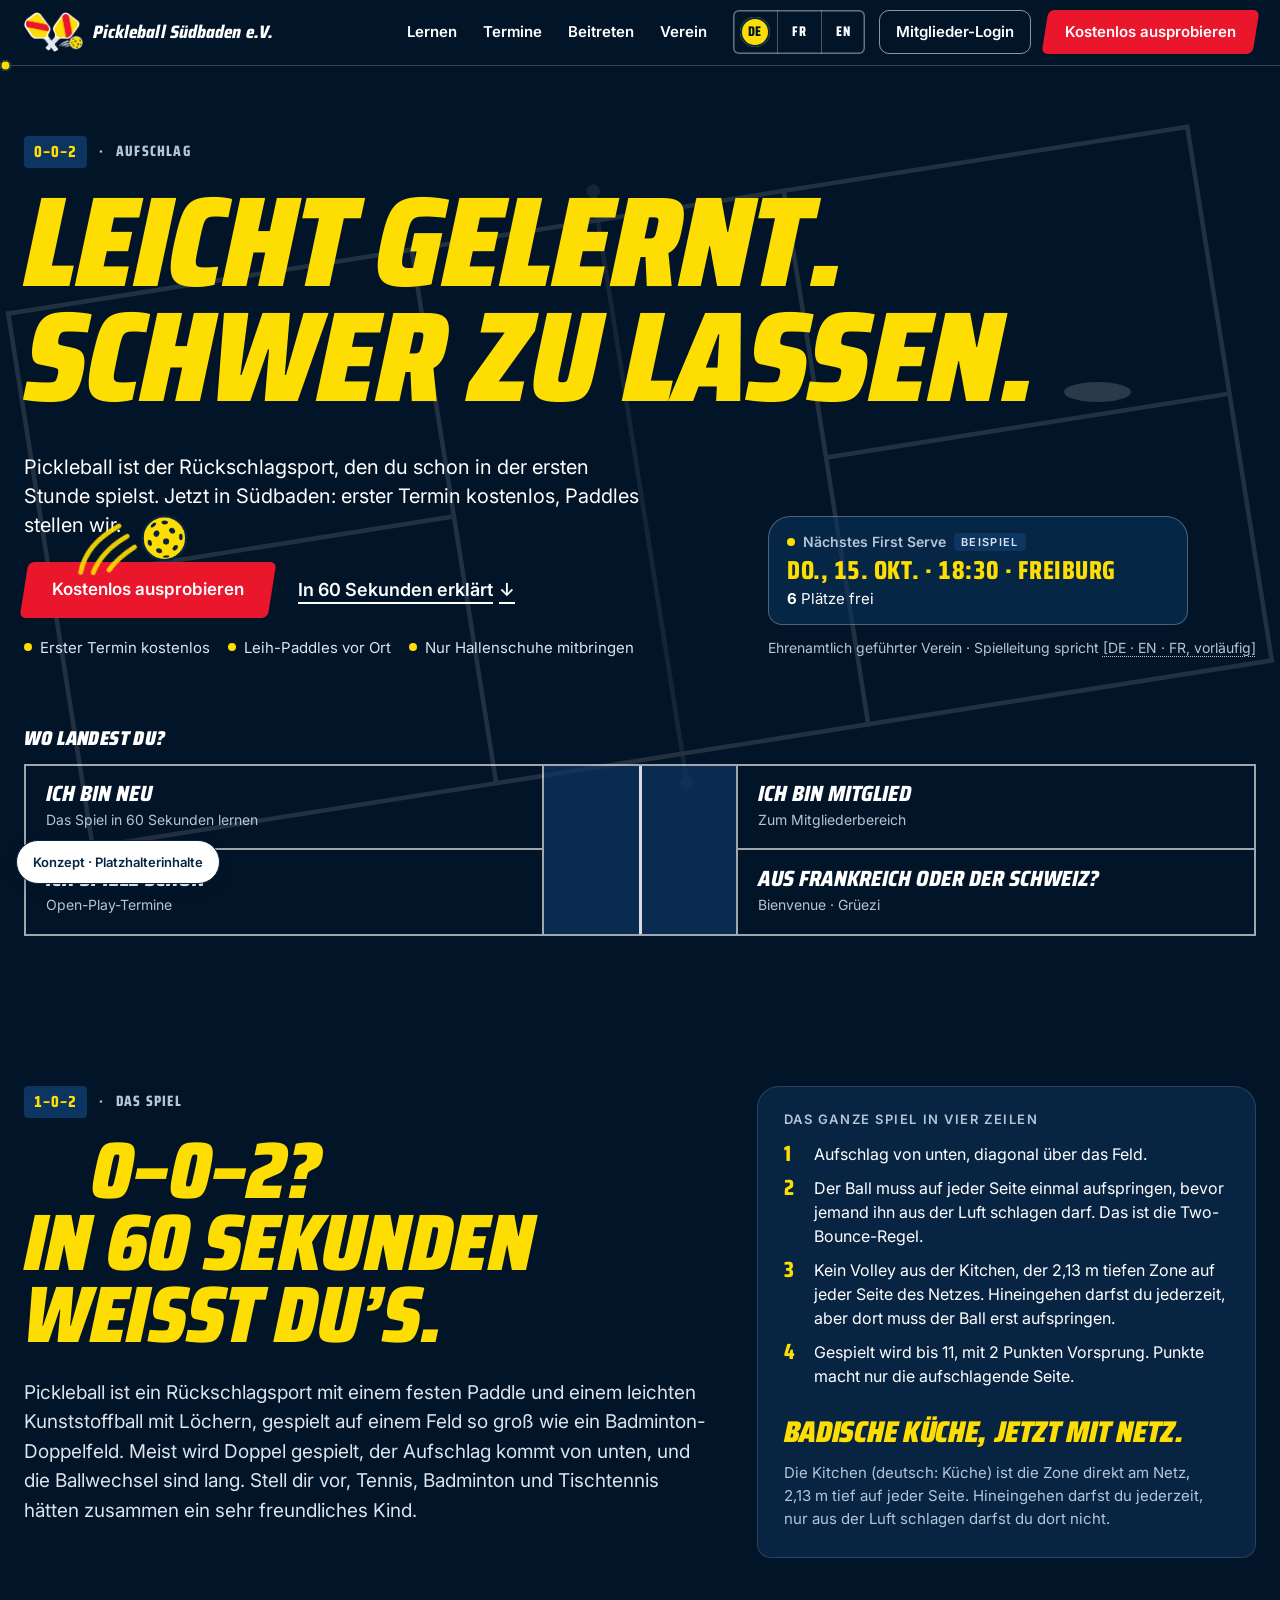
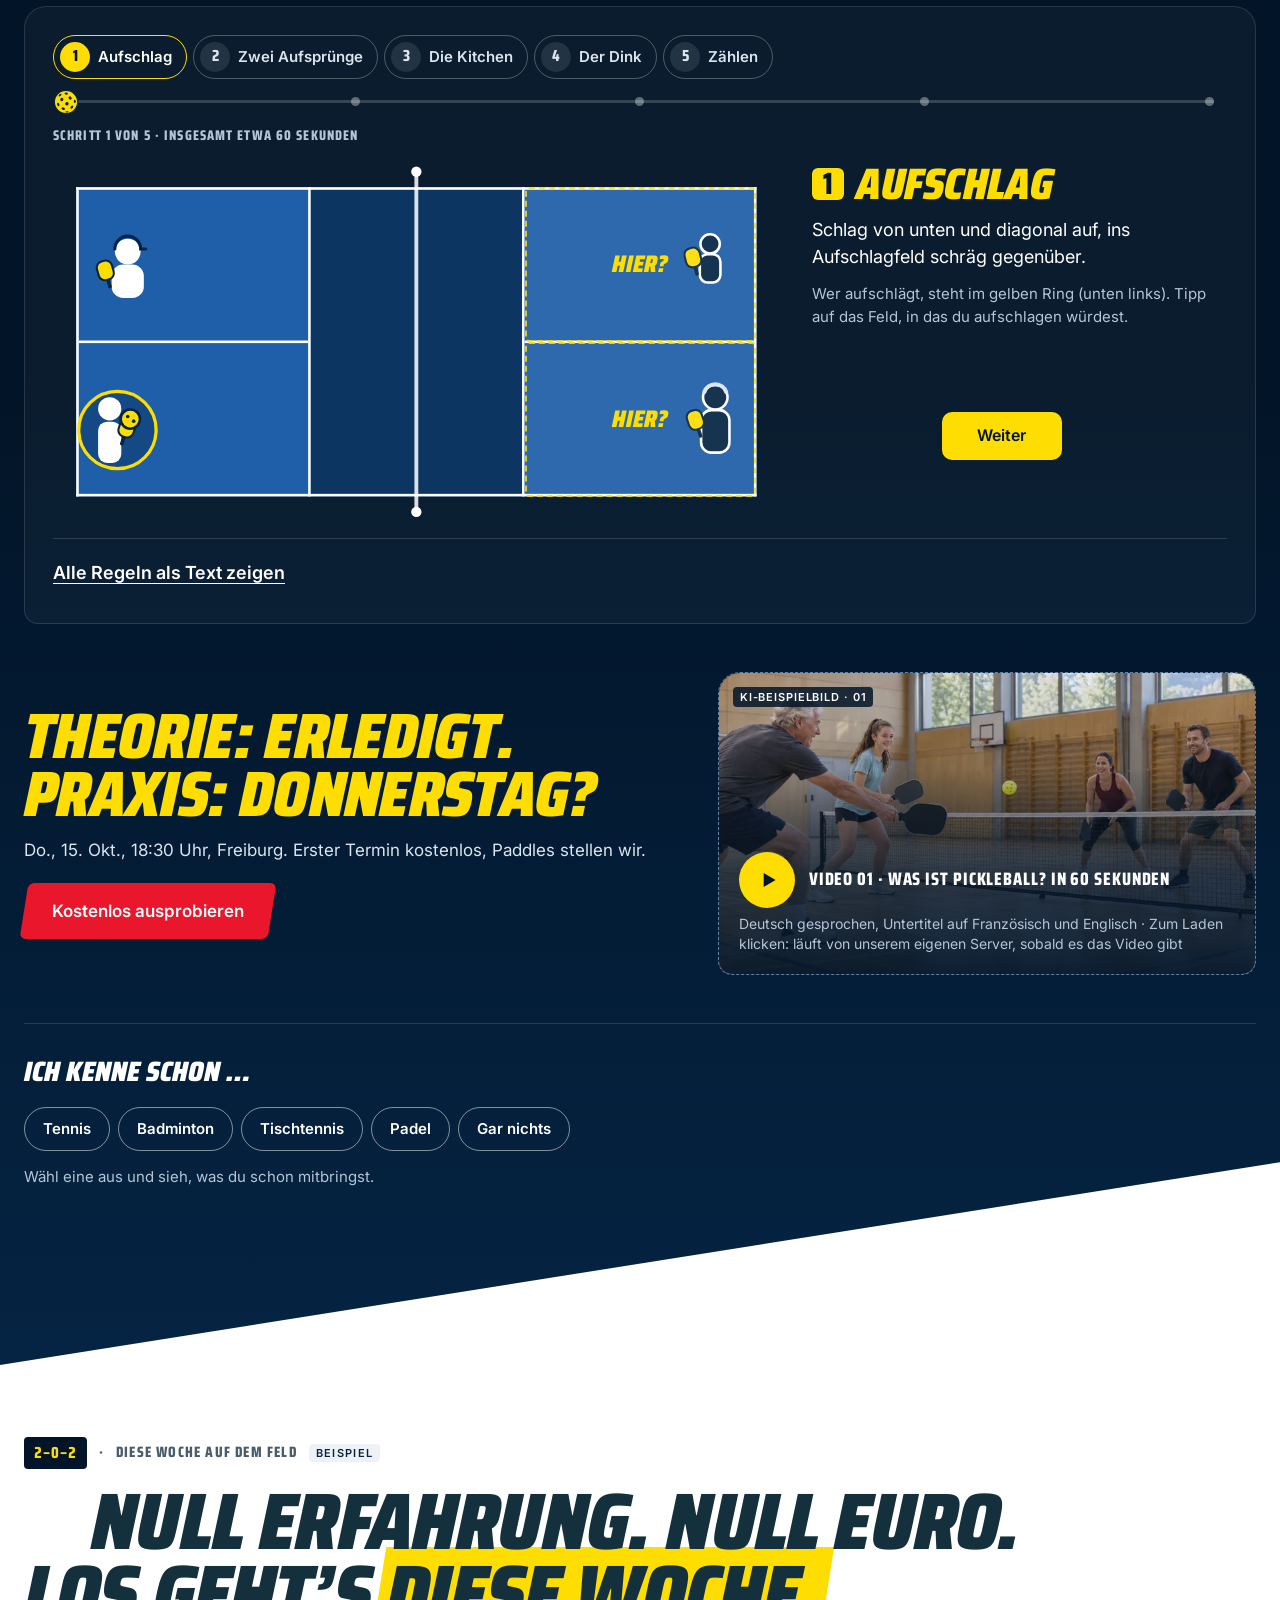
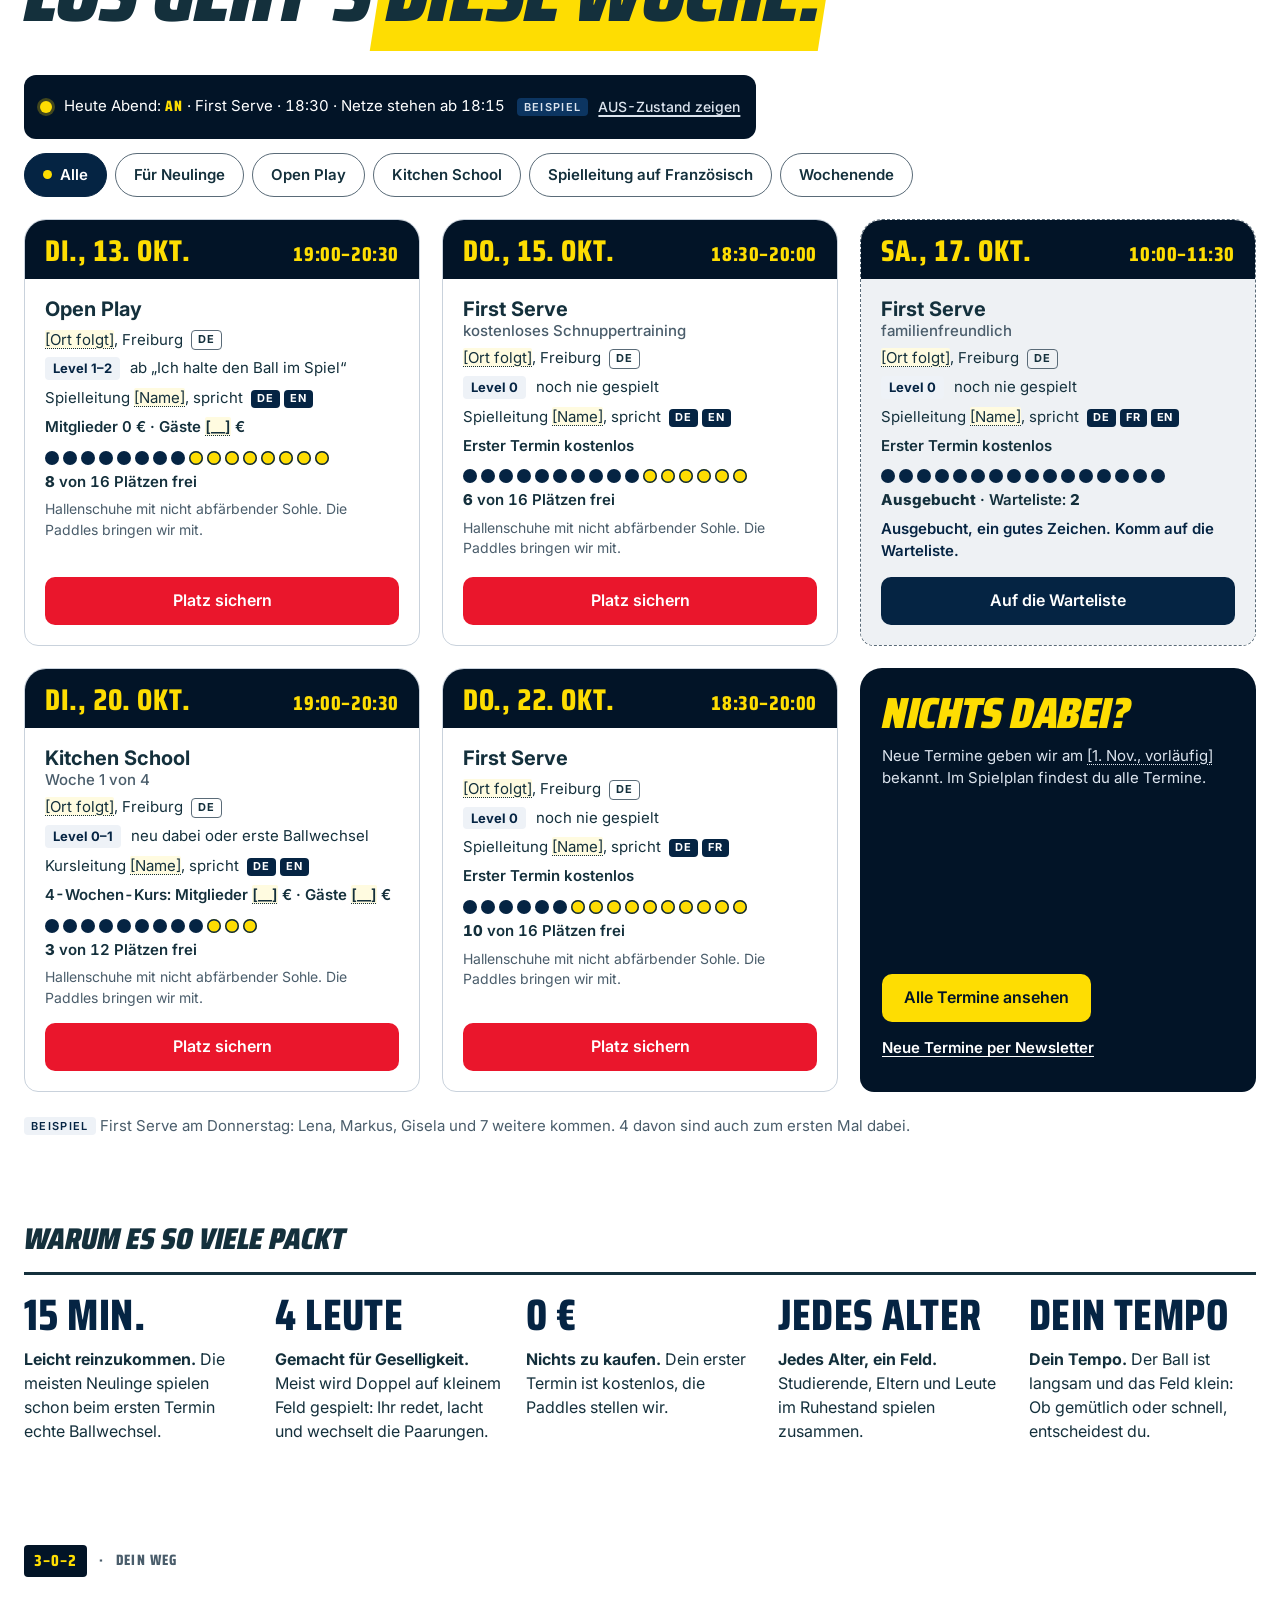
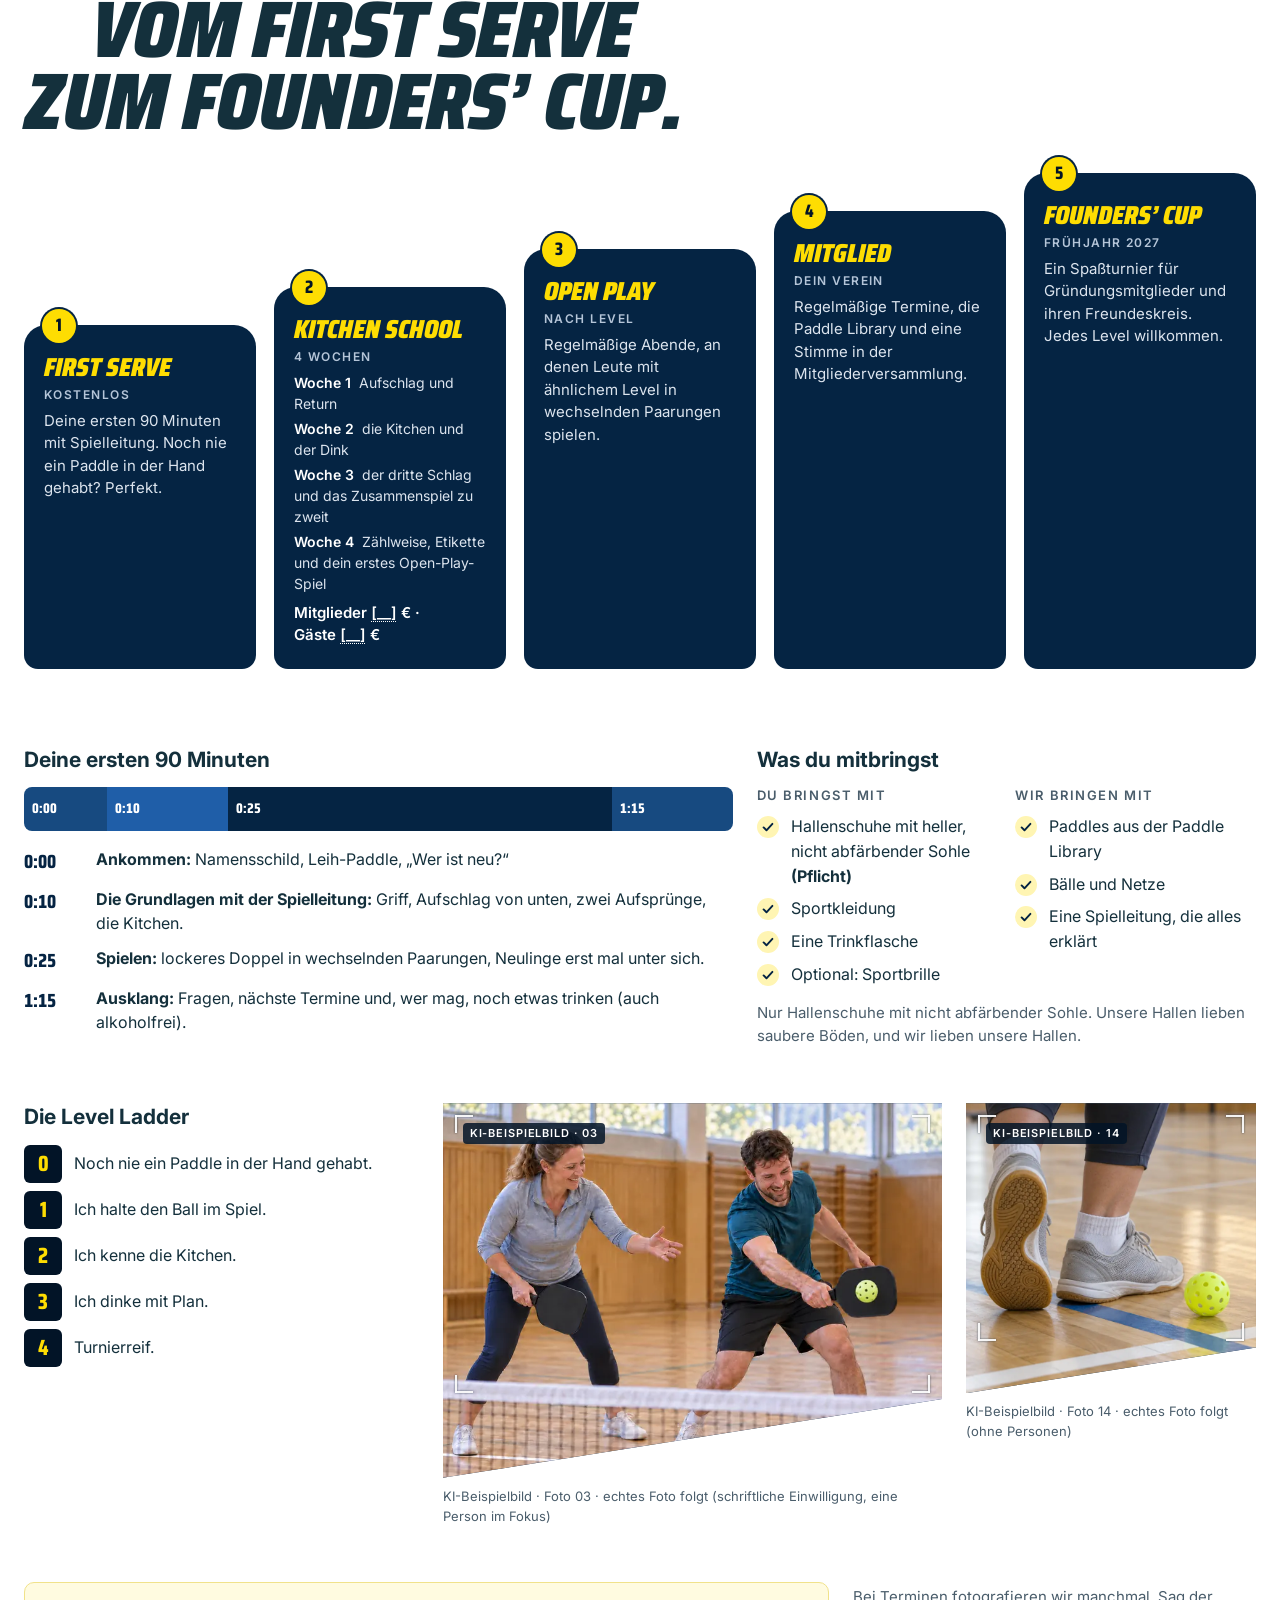
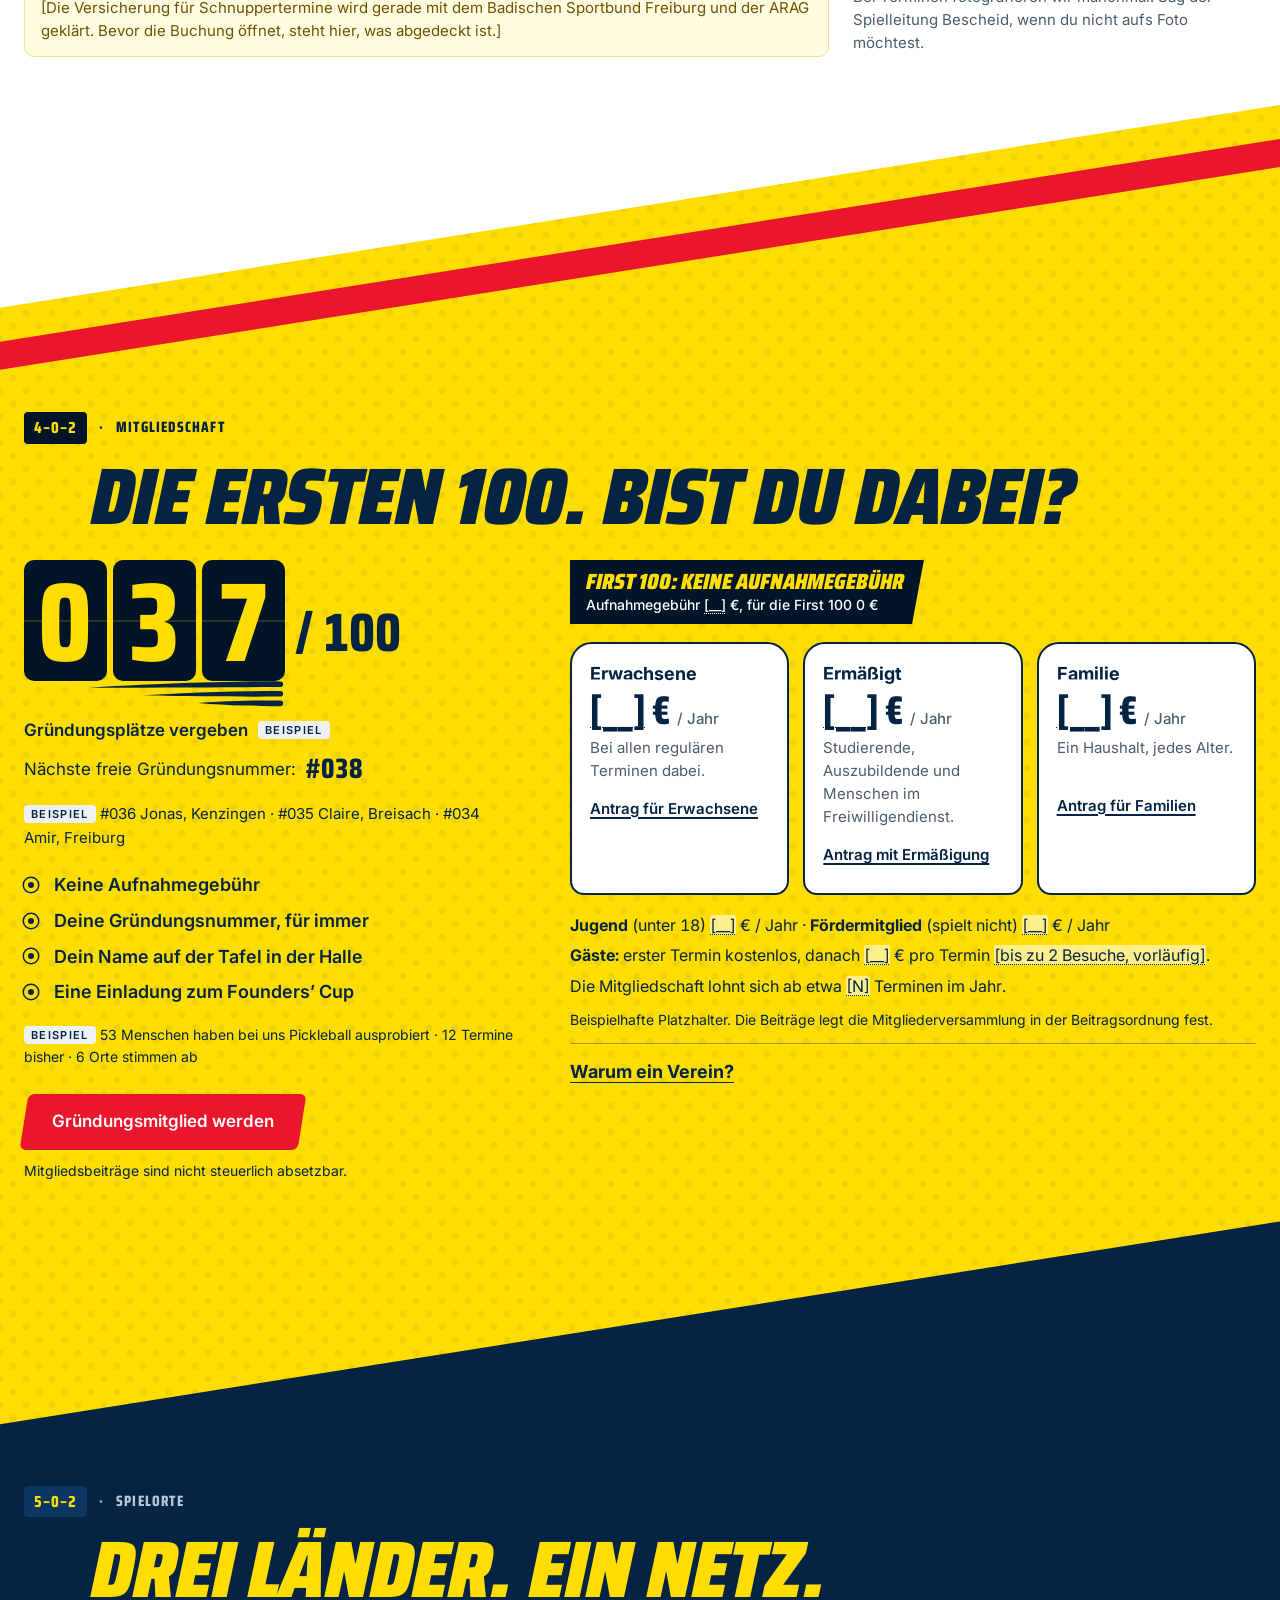
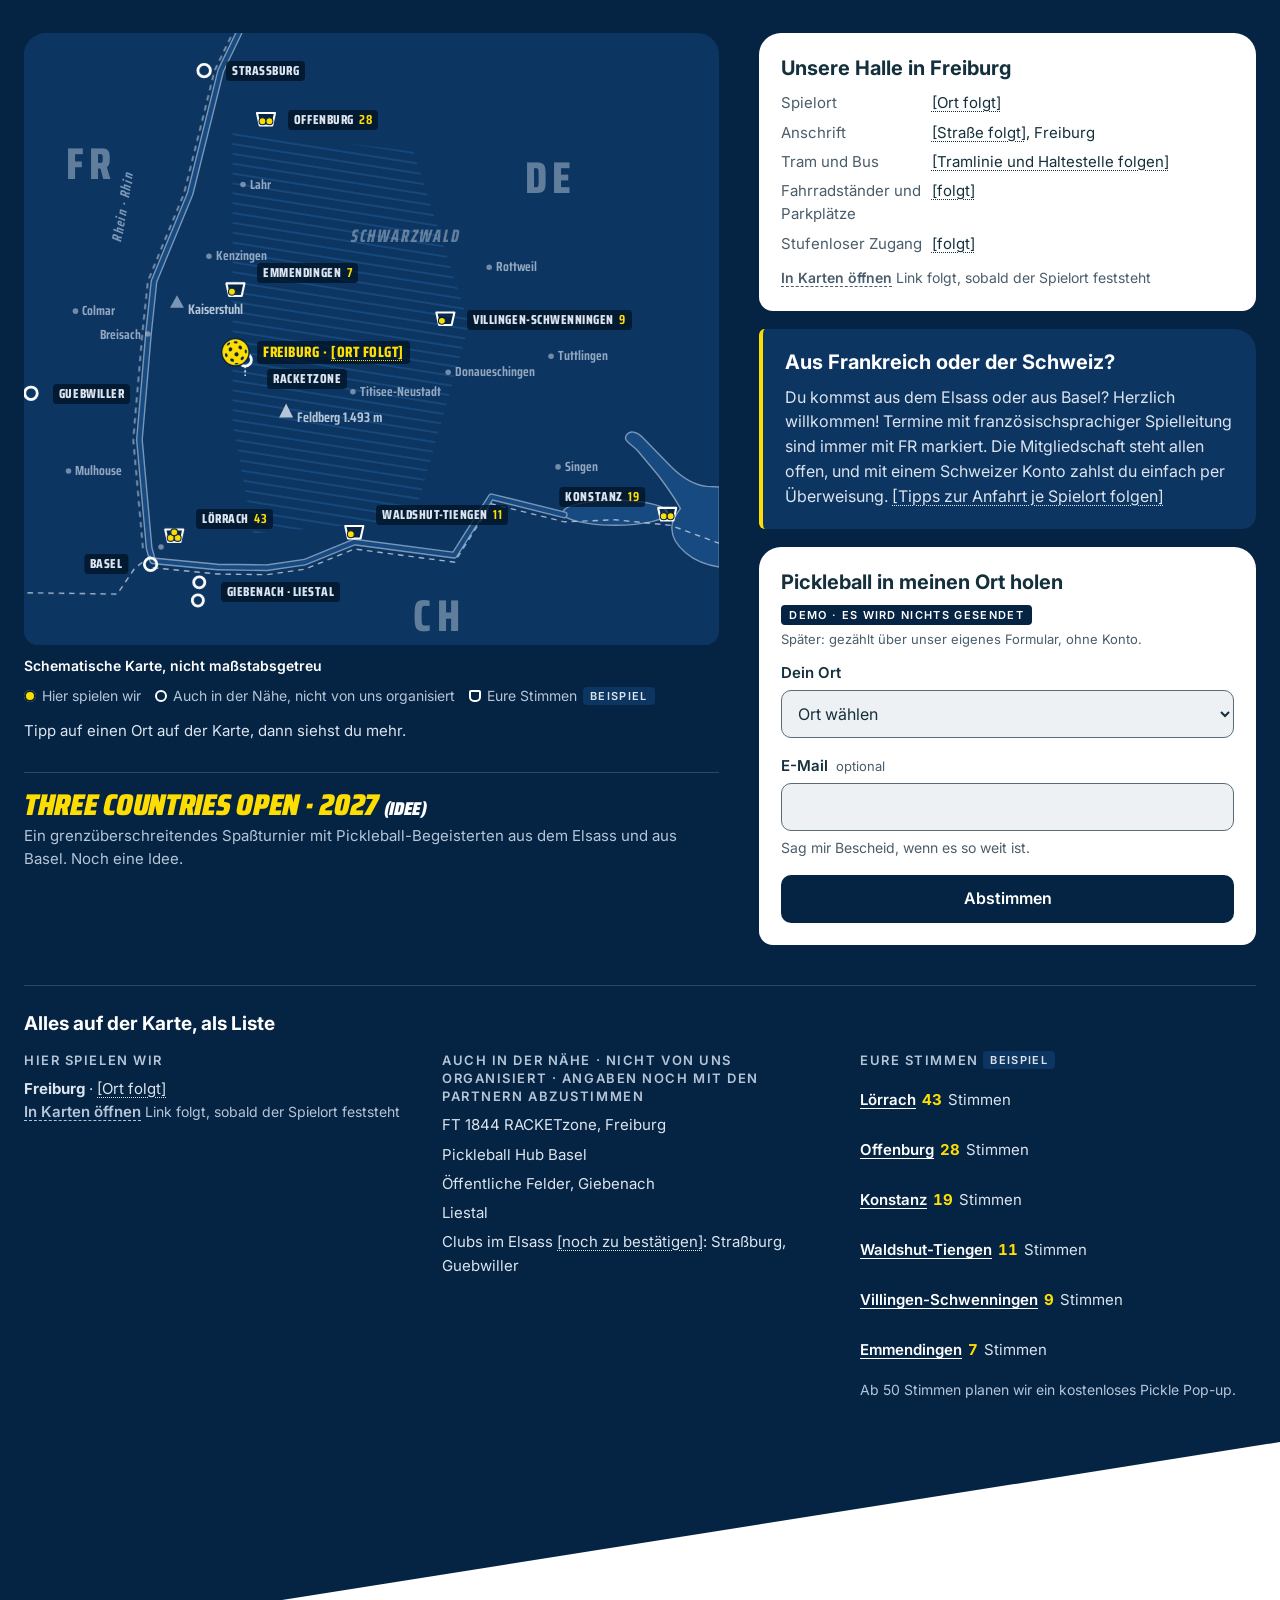
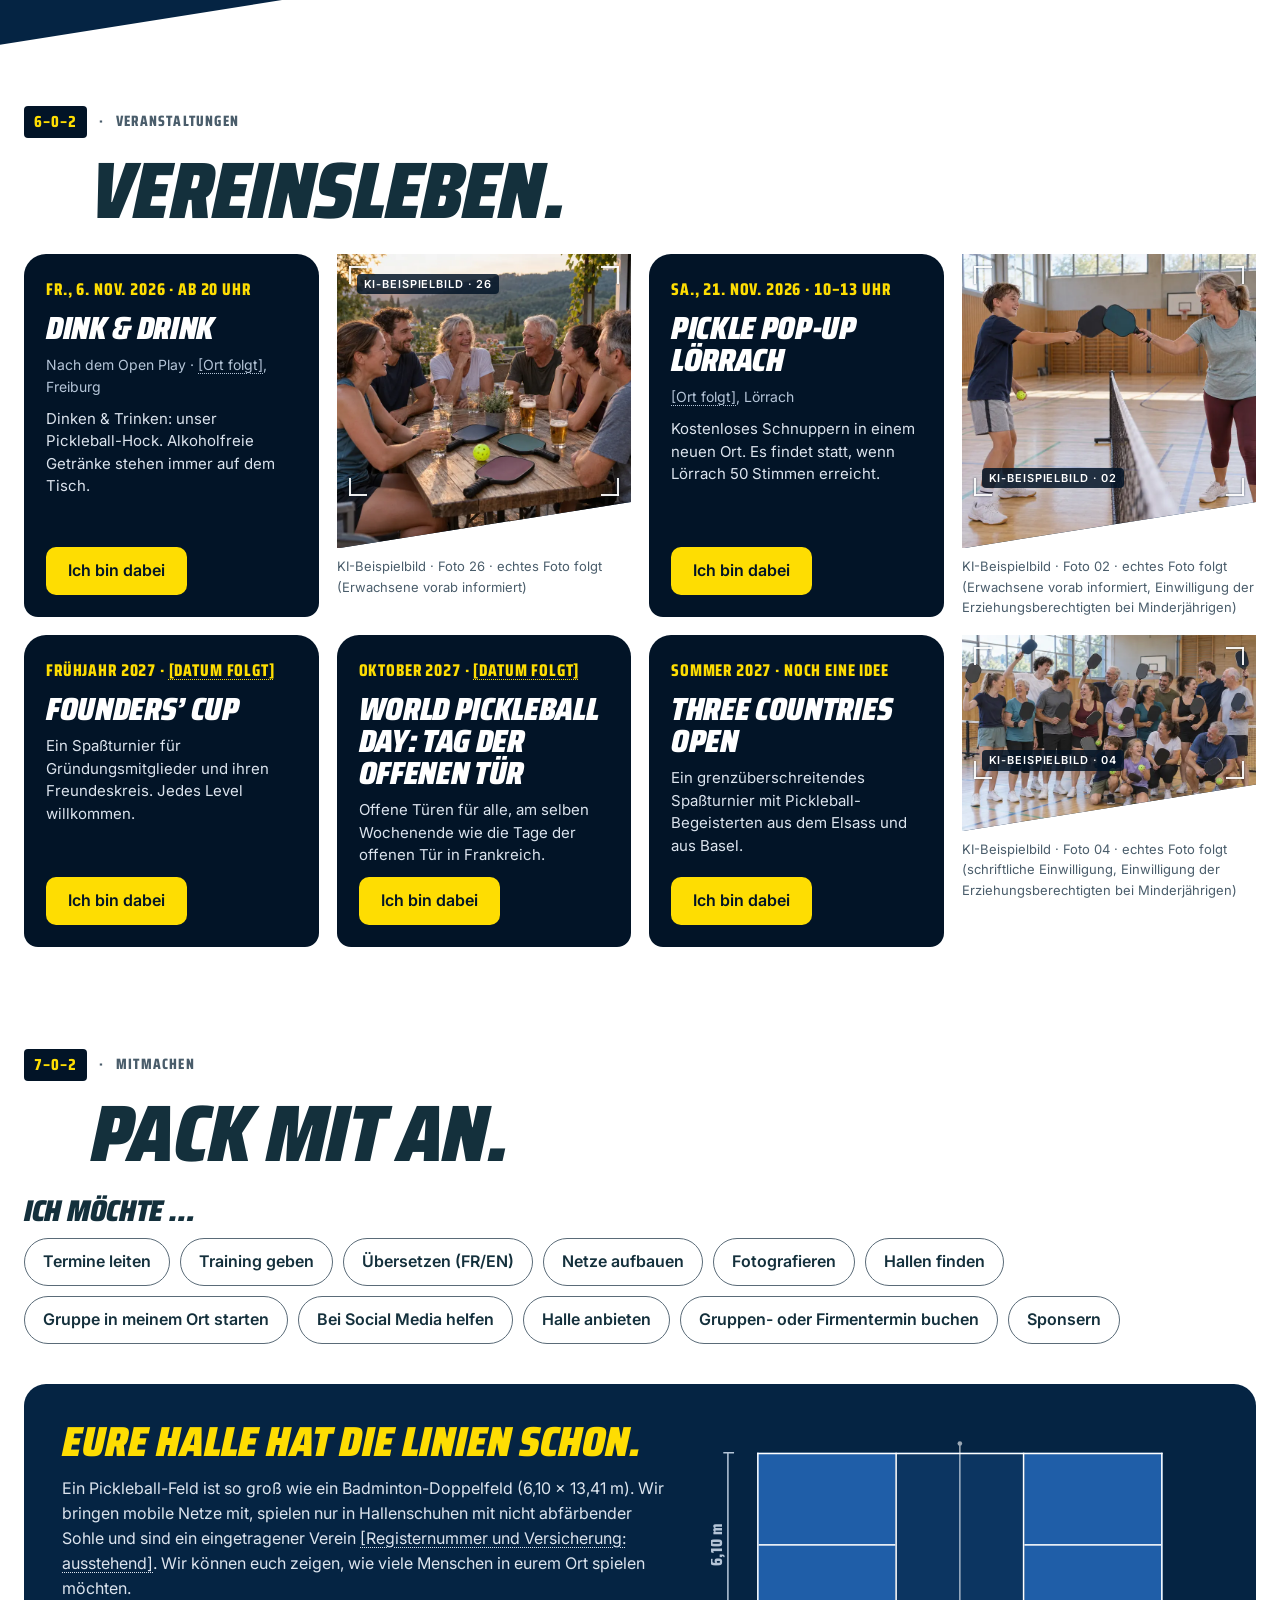
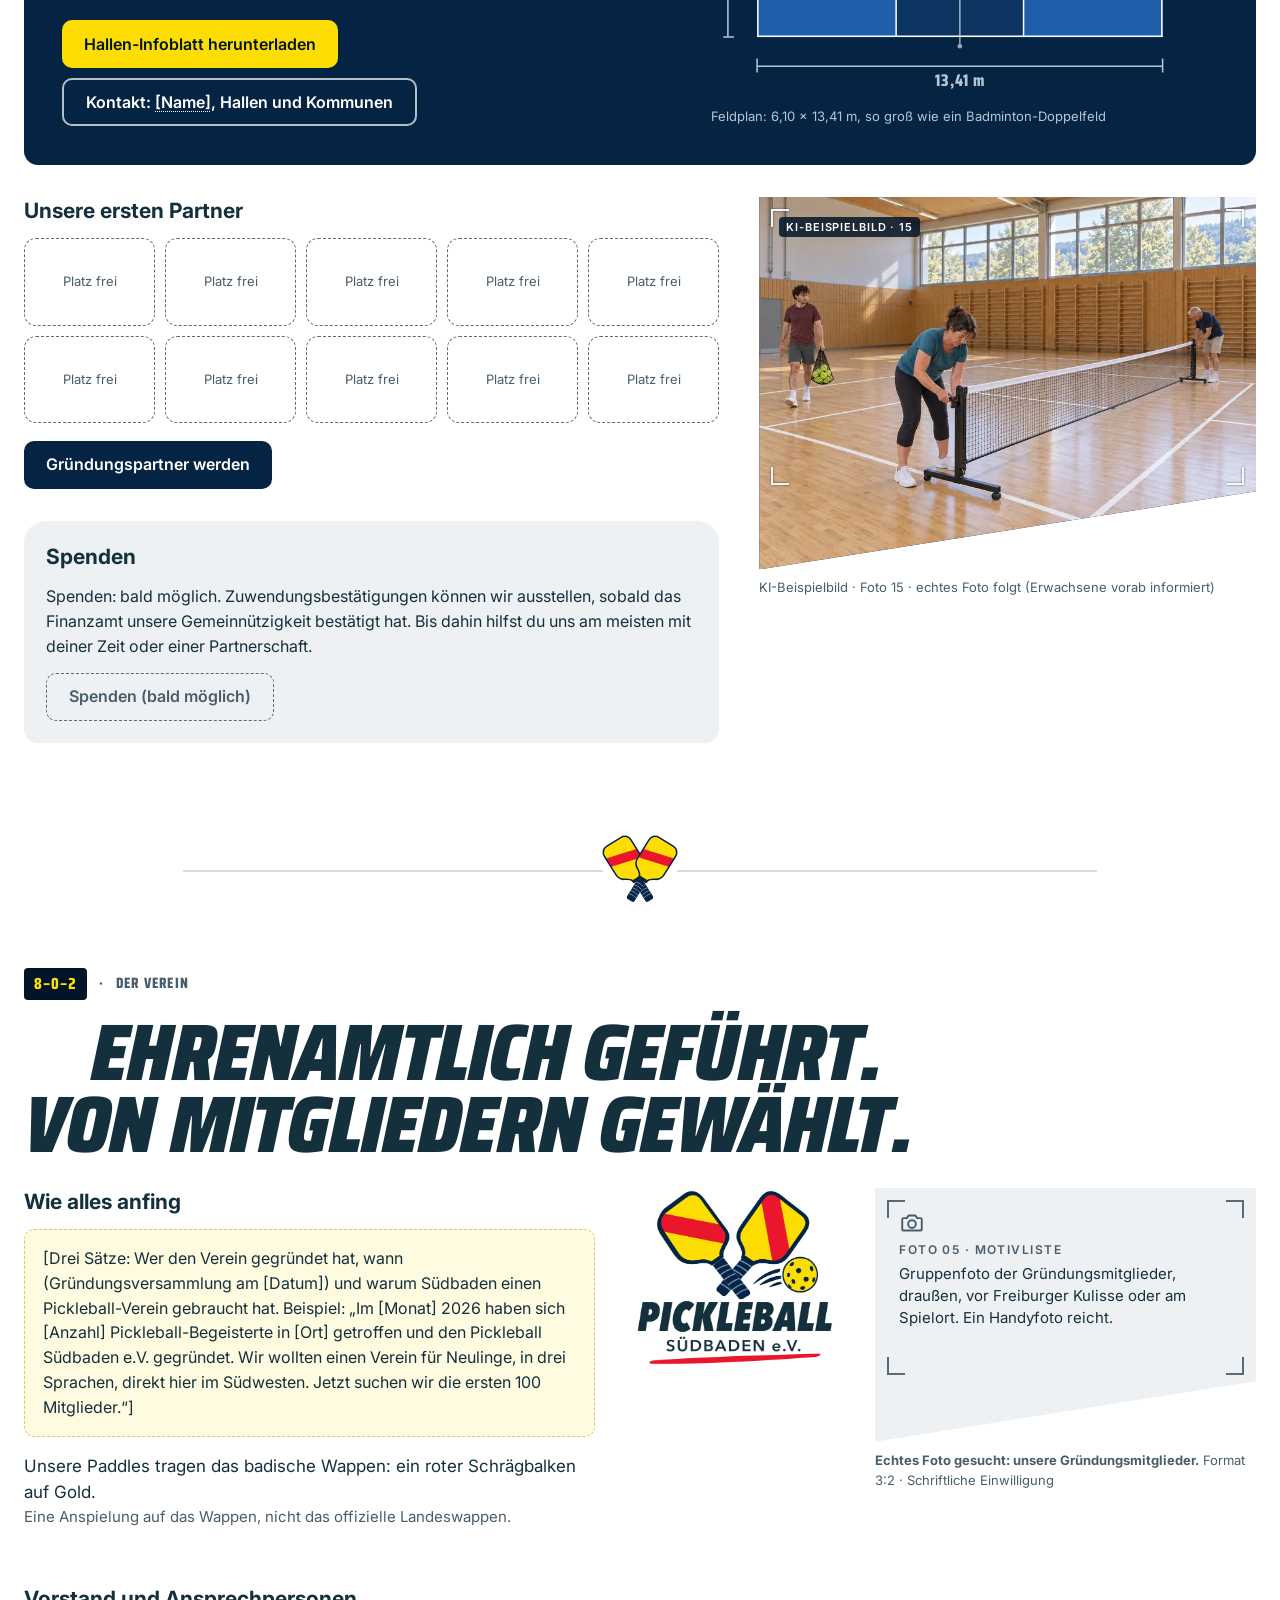
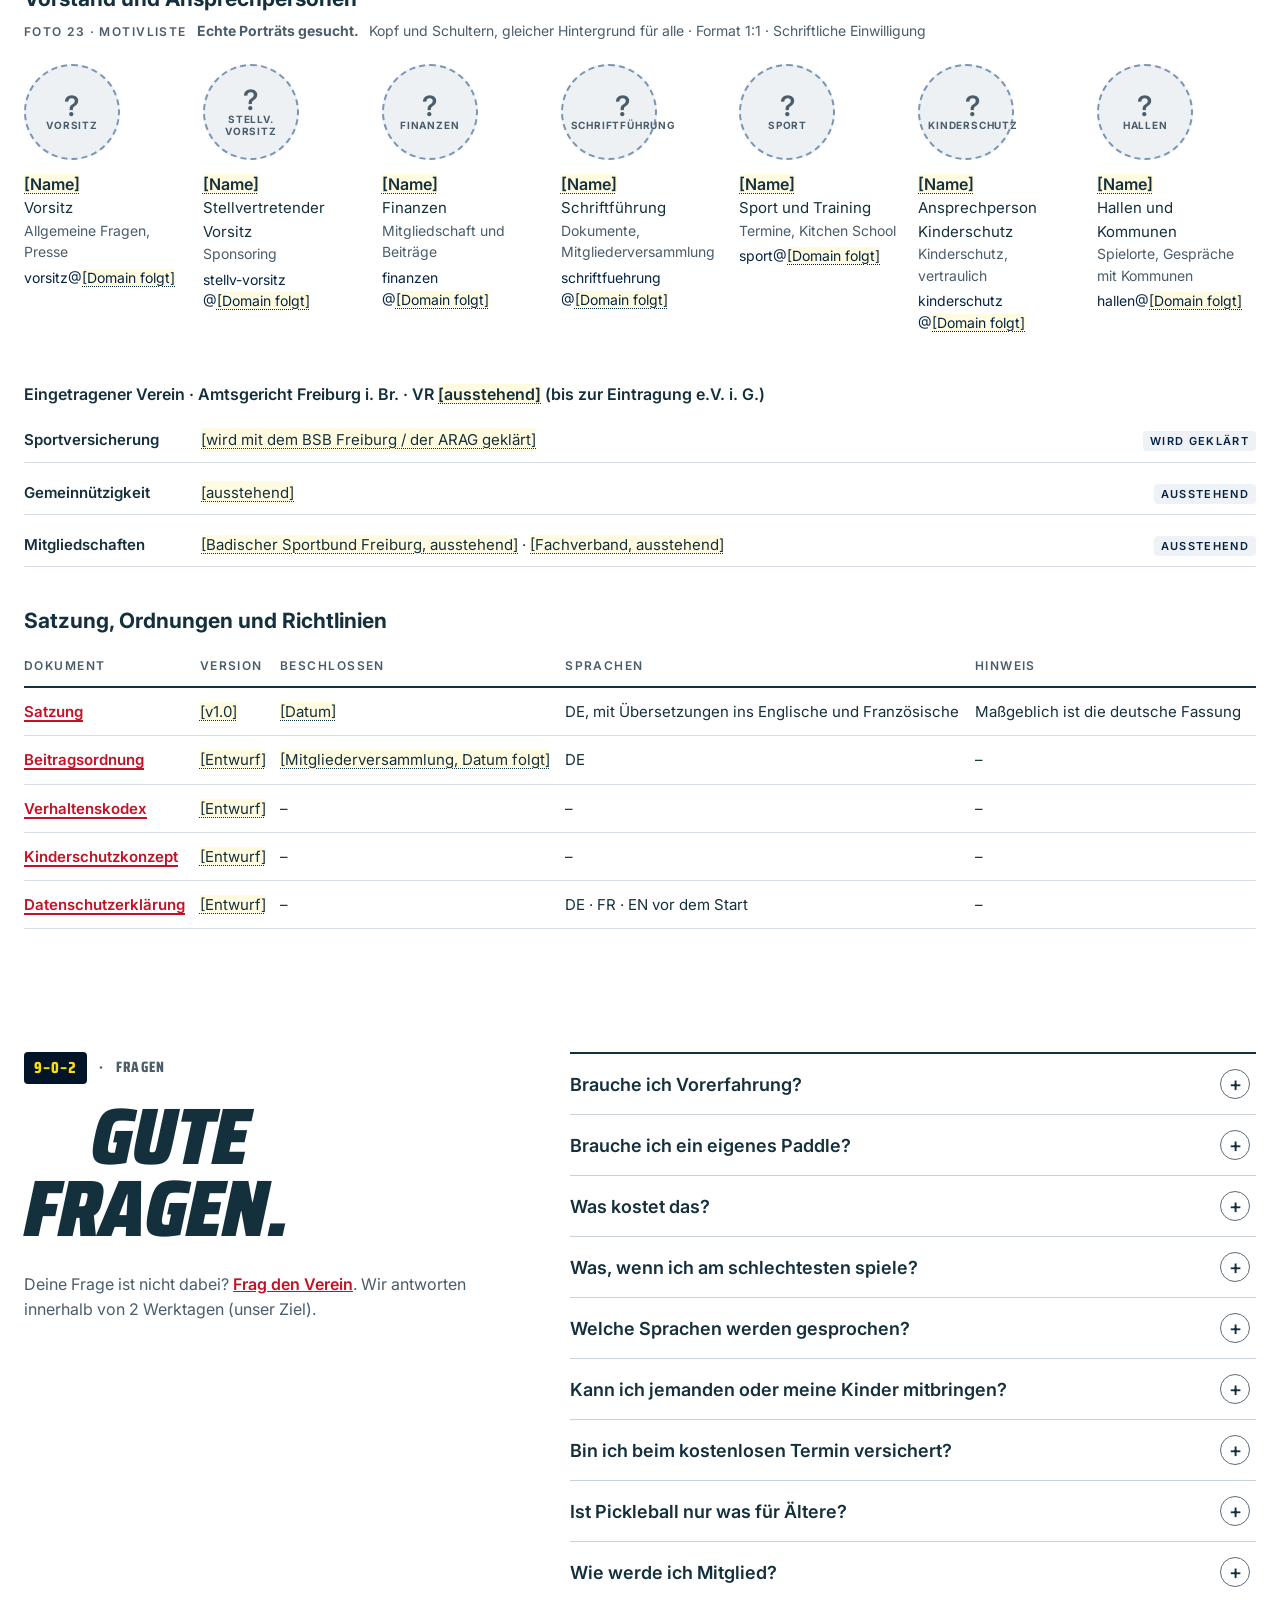
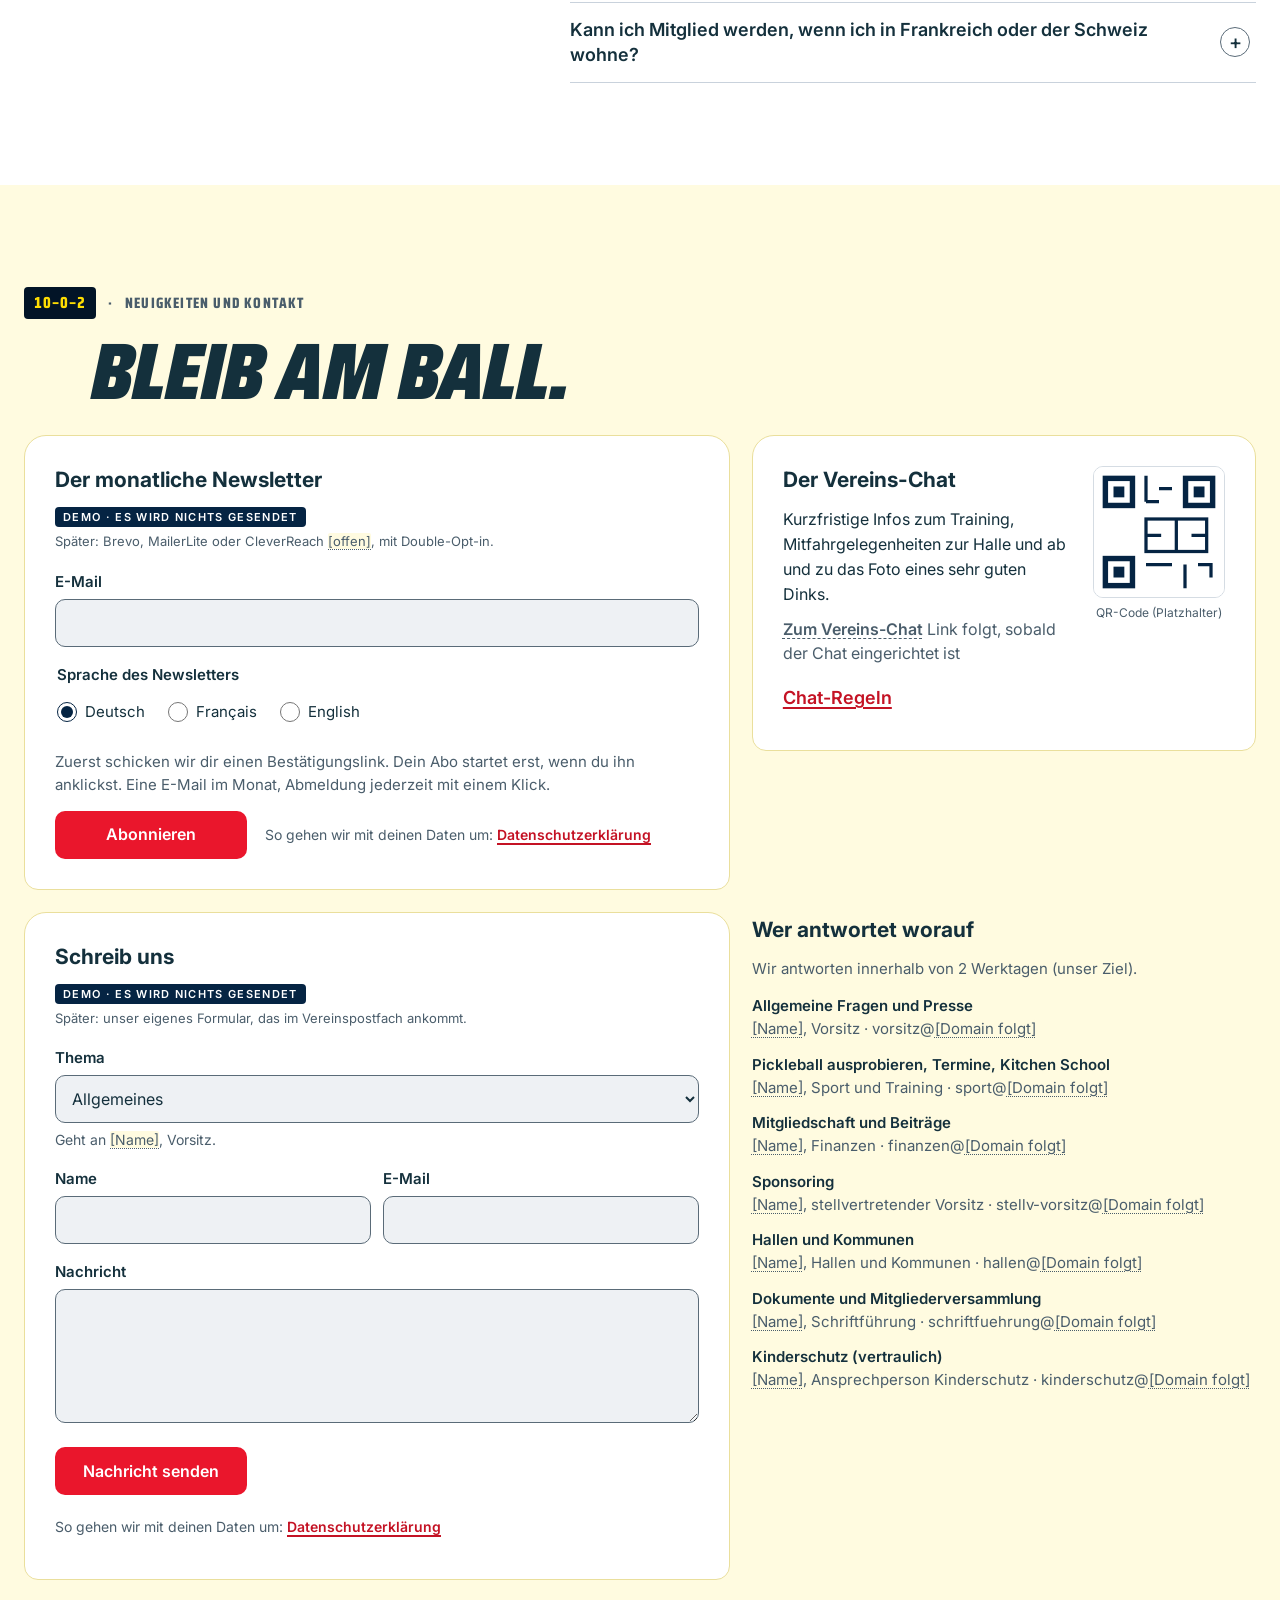
<file: concepts/c-rally-mode/index.html>
<!doctype html>
<html lang="de">
<head>
<meta charset="utf-8">
<meta name="viewport" content="width=device-width, initial-scale=1, viewport-fit=cover">
<meta name="robots" content="noindex">
<title>Pickleball Südbaden e.V. · Konzept C: Rally Mode</title>
<meta name="description" content="Pickleball ist der Rückschlagsport, den du schon in der ersten Stunde spielst. In 60 Sekunden erklärt, dann kostenlos ausprobieren beim Pickleball Südbaden e.V. in Freiburg. Paddles stellen wir.">
<link rel="alternate" hreflang="de" href="index.html">
<link rel="alternate" hreflang="en" href="index.en.html">
<link rel="alternate" hreflang="x-default" href="index.html">
<!-- Saira and Inter load from Google Fonts here; the live site self-hosts them (GDPR). -->
<link rel="icon" href="../shared/favicon.svg" type="image/svg+xml">
<link rel="icon" href="../shared/favicon-32.png" sizes="32x32" type="image/png">
<link rel="apple-touch-icon" href="../shared/apple-touch-icon.png">
<link rel="preconnect" href="https://fonts.googleapis.com">
<link rel="preconnect" href="https://fonts.gstatic.com" crossorigin>
<link rel="stylesheet" href="https://fonts.googleapis.com/css2?family=Saira:ital,wdth,wght@0,50..125,100..900;1,50..125,100..900&family=Inter:ital,opsz,wght@0,14..32,100..900;1,14..32,100..900&display=swap">
<link rel="stylesheet" href="style.css">
<script>document.documentElement.classList.add('js');</script>
</head>
<body>

<!-- ============ SVG sprite (shared assets inlined so CSS can recolour them) ============ -->
<svg class="sprite" width="0" height="0" aria-hidden="true" focusable="false">
  <defs>
    <!-- ball.svg (outline = currentColor; holes stay navy, as in logo-on-dark.png) -->
    <symbol id="i-ball" viewBox="0 0 100 100">
      <circle cx="50" cy="50" r="45" fill="#FEDD02" stroke="currentColor" stroke-width="5"/>
      <g fill="#052443">
        <ellipse cx="50.7" cy="17.7" rx="4" ry="6.6" transform="rotate(-89 50.7 17.7)"/>
        <ellipse cx="27.3" cy="23.2" rx="3.3" ry="6.6" transform="rotate(-130 27.3 23.2)"/>
        <ellipse cx="65.9" cy="34.7" rx="5.5" ry="6.6" transform="rotate(-44 65.9 34.7)"/>
        <ellipse cx="33.8" cy="40.7" rx="5.9" ry="6.6" transform="rotate(-150 33.8 40.7)"/>
        <ellipse cx="83.9" cy="47.6" rx="3.6" ry="6.6" transform="rotate(-4 83.9 47.6)"/>
        <circle cx="53.6" cy="57" r="6.6"/>
        <ellipse cx="20.1" cy="59.6" rx="4.2" ry="6.6" transform="rotate(162 20.1 59.6)"/>
        <ellipse cx="72.4" cy="69.8" rx="4.4" ry="6.6" transform="rotate(42 72.4 69.8)"/>
        <ellipse cx="39.2" cy="75.8" rx="4.8" ry="6.6" transform="rotate(113 39.2 75.8)"/>
        <ellipse cx="53.9" cy="87.7" rx="2.3" ry="6.6" transform="rotate(84 53.9 87.7)"/>
      </g>
    </symbol>
    <!-- paddle.svg, ids prefixed (pd-) -->
    <symbol id="i-paddle" viewBox="0 0 200 420">
      <path id="pd-face" d="M52 8H148C174 8 192 26 192 52V178C192 204 182 218 164 228C146 238 132 246 127 262V272H73V262C68 246 54 238 36 228C18 218 8 204 8 178V52C8 26 26 8 52 8Z" fill="#FEDD02"/>
      <clipPath id="pd-faceClip"><path d="M52 8H148C174 8 192 26 192 52V178C192 204 182 218 164 228C146 238 132 246 127 262V272H73V262C68 246 54 238 36 228C18 218 8 204 8 178V52C8 26 26 8 52 8Z"/></clipPath>
      <clipPath id="pd-gripClip"><rect x="74" y="281" width="52" height="132" rx="12"/></clipPath>
      <path clip-path="url(#pd-faceClip)" fill="#EA162C" d="M0 64L200 116V174L0 122Z"/>
      <path d="M52 8H148C174 8 192 26 192 52V178C192 204 182 218 164 228C146 238 132 246 127 262V272H73V262C68 246 54 238 36 228C18 218 8 204 8 178V52C8 26 26 8 52 8Z" fill="none" stroke="currentColor" stroke-width="9" stroke-linejoin="round"/>
      <rect x="69" y="258" width="62" height="18" rx="4" fill="currentColor"/>
      <rect x="74" y="281" width="52" height="132" rx="12" fill="currentColor"/>
      <g clip-path="url(#pd-gripClip)" fill="none" stroke="#7A96B6" stroke-width="4.5" stroke-linecap="round">
        <path d="M70 302Q100 293 130 302"/><path d="M70 322Q100 313 130 322"/><path d="M70 342Q100 333 130 342"/><path d="M70 362Q100 353 130 362"/><path d="M70 382Q100 373 130 382"/>
      </g>
    </symbol>
    <!-- the logo's three motion swooshes -->
    <symbol id="i-speed" viewBox="0 0 64 40">
      <g fill="none" stroke="currentColor" stroke-width="4.5" stroke-linecap="round">
        <path d="M6 26C18 12 34 6 58 6"/>
        <path d="M16 32C27 23 40 18 60 18"/>
        <path d="M30 37C38 33 47 31 61 30"/>
      </g>
    </symbol>
    <!-- court-lines.svg; surfaces take --cs (court) and --ck (kitchen) -->
    <symbol id="i-court" viewBox="-18 -18 564 276">
      <rect x="0" y="0" width="528" height="240" style="fill:var(--cs,none)"/>
      <rect x="180" y="0" width="84" height="240" style="fill:var(--ck,none)"/>
      <rect x="264" y="0" width="84" height="240" style="fill:var(--ck,none)"/>
      <g fill="currentColor">
        <rect x="0" y="0" width="528" height="2"/><rect x="0" y="238" width="528" height="2"/>
        <rect x="0" y="0" width="2" height="240"/><rect x="526" y="0" width="2" height="240"/>
        <rect x="180" y="0" width="2" height="240"/><rect x="346" y="0" width="2" height="240"/>
        <rect x="2" y="119" width="178" height="2"/><rect x="348" y="119" width="178" height="2"/>
      </g>
      <g fill="currentColor" opacity=".6"><rect x="263" y="-12" width="2" height="264"/><circle cx="264" cy="-12" r="3"/><circle cx="264" cy="252" r="3"/></g>
    </symbol>
    <symbol id="i-cam" viewBox="0 0 24 24"><path fill="none" stroke="currentColor" stroke-width="1.8" stroke-linejoin="round" d="M4 7.5h3.2L9 5h6l1.8 2.5H20a1 1 0 0 1 1 1V18a1 1 0 0 1-1 1H4a1 1 0 0 1-1-1V8.5a1 1 0 0 1 1-1z"/><circle cx="12" cy="13" r="3.6" fill="none" stroke="currentColor" stroke-width="1.8"/></symbol>
    <symbol id="i-tick" viewBox="0 0 20 20"><path fill="none" stroke="currentColor" stroke-width="2.4" stroke-linecap="round" stroke-linejoin="round" d="M4.5 10.5l3.6 3.6 7.4-8"/></symbol>
    <symbol id="i-play" viewBox="0 0 24 24"><path fill="currentColor" d="M8 5.5v13l11-6.5z"/></symbol>
  </defs>
</svg>

<a class="skip" href="#main">Zum Inhalt springen</a>

<!-- ======================= HEADER ======================= -->
<header class="site-header" id="siteHeader">
  <div class="hdr">
    <a class="brand" href="#top">
      <img src="../shared/logo-mark-on-dark.png" alt="" width="59" height="40">
      <span class="brand-name">Pickleball Südbaden e.V.</span>
    </a>
    <nav class="hdr-nav" aria-label="Hauptnavigation">
      <ul>
        <li><a href="#game" data-expand-court>Lernen</a></li>
        <li><a href="#sessions">Termine</a></li>
        <li><a href="#join">Beitreten</a></li>
        <li><a href="#club">Verein</a></li>
      </ul>
    </nav>
    <div class="lang" role="group" aria-label="Sprache">
      <span class="lang-ball" aria-hidden="true"></span>
      <a href="index.html" lang="de" hreflang="de" aria-label="Deutsch, DE" aria-current="page">DE</a>
      <button type="button" lang="fr" aria-label="Français, FR" data-lang="fr">FR</button>
      <a href="index.en.html" lang="en" hreflang="en" aria-label="English, EN">EN</a>
    </div>
    <button type="button" class="btn btn-ghost hdr-login" data-open="login">Mitglieder-Login</button>
    <button type="button" class="btn btn-red btn-slant hdr-try" data-open="trial">Kostenlos ausprobieren</button>
    <button type="button" class="menu-btn" data-open="menu" aria-haspopup="dialog">
      <span class="menu-lines" aria-hidden="true"><i></i><i></i><i></i></span><span class="menu-txt">Menü</span>
    </button>
  </div>
  <div class="rally-bar" aria-hidden="true"><span class="rb-net"></span><span class="rb-ball"></span></div>
</header>

<main id="main" tabindex="-1">

<!-- ======================= 1. HERO · 0–0–2 · SERVE ======================= -->
<section class="hero zone-play" id="top" aria-labelledby="heroTitle">
  <svg class="hero-court" aria-hidden="true" focusable="false"><use href="#i-court"/></svg>
  <div class="wrap hero-wrap">
    <p class="call"><span class="call-score">0–0–2</span><span class="call-label">Aufschlag</span></p>
    <h1 class="loud hero-title" id="heroTitle"><span class="hl1">Leicht gelernt.</span> <span class="hl2">Schwer zu lassen.<span class="ball-slot hero-slot" id="slotHero" aria-hidden="true"><svg class="slot-ball"><use href="#i-ball"/></svg></span></span></h1>

    <div class="hero-grid">
      <div class="hero-copy">
        <p class="hero-sub">Pickleball ist der Rückschlagsport, den du schon in der ersten Stunde spielst. Jetzt in Südbaden: erster Termin kostenlos, Paddles stellen wir.</p>
        <div class="hero-ctas">
          <button type="button" class="btn btn-red btn-slant btn-lg" data-open="trial" data-session="S2">Kostenlos ausprobieren</button>
          <a class="link-under" href="#game" data-expand-court>In 60 Sekunden erklärt <span aria-hidden="true">↓</span></a>
        </div>
        <ul class="reassure" aria-label="Was dich erwartet">
          <li>Erster Termin kostenlos</li><li>Leih-Paddles vor Ort</li><li>Nur Hallenschuhe mitbringen</li>
        </ul>
      </div>
      <div class="hero-aside">
        <a class="next-chip" href="#sessions" id="heroChip">
          <span class="nc-top"><span class="nc-dot" aria-hidden="true"></span>Nächstes First Serve <span class="sample sample-dark">Beispiel</span></span>
          <span class="nc-main">Do., 15. Okt. · 18:30 · Freiburg</span>
          <span class="nc-left"><span data-left="S2">6</span> Plätze frei</span>
        </a>
        <p class="trust">Ehrenamtlich geführter Verein · Spielleitung spricht <span class="ph" title="Platzhalter: wird noch bestätigt">[DE&nbsp;·&nbsp;EN&nbsp;·&nbsp;FR, vorläufig]</span></p>
      </div>
    </div>

    <div class="router" role="group" aria-labelledby="routerTitle">
      <h2 class="router-title" id="routerTitle">Wo landest du?</h2>
      <div class="router-court" id="routerCourt">
        <button type="button" class="svc svc-a" data-route="new"><span class="svc-t">Ich bin neu</span><span class="svc-s">Das Spiel in 60 Sekunden lernen</span></button>
        <button type="button" class="svc svc-b" data-route="play"><span class="svc-t">Ich spiele schon</span><span class="svc-s">Open-Play-Termine</span></button>
        <div class="router-net" aria-hidden="true"><span class="rn-k"></span><span class="rn-n"></span><span class="rn-k"></span></div>
        <button type="button" class="svc svc-c" data-route="member"><span class="svc-t">Ich bin Mitglied</span><span class="svc-s">Zum Mitgliederbereich</span></button>
        <button type="button" class="svc svc-d" data-route="cross"><span class="svc-t">Aus Frankreich oder der Schweiz?</span><span class="svc-s"><span lang="fr">Bienvenue</span> · <span lang="de-CH">Grüezi</span></span></button>
      </div>
    </div>
  </div>
</section>

<!-- ======================= 2. THE GAME · 1–0–2 ======================= -->
<section class="game zone-play cut-bottom" id="game" aria-labelledby="gameTitle">
  <div class="wrap game-grid">
    <div class="game-head">
      <p class="call"><span class="call-score">1–0–2</span><span class="call-label">Das Spiel</span></p>
      <h2 class="loud h2" id="gameTitle"><span class="ball-slot" aria-hidden="true"><svg class="slot-ball"><use href="#i-ball"/></svg></span>0–0–2? In&nbsp;60&nbsp;Sekunden weißt du’s.</h2>
      <p class="what-is">Pickleball ist ein Rückschlagsport mit einem festen Paddle und einem leichten Kunststoffball mit Löchern, gespielt auf einem Feld so groß wie ein Badminton-Doppelfeld. Meist wird Doppel gespielt, der Aufschlag kommt von unten, und die Ballwechsel sind lang. Stell dir vor, Tennis, Badminton und Tischtennis hätten zusammen ein sehr freundliches Kind.</p>
    </div>

    <button type="button" class="court-teaser js-only" id="courtTeaser" aria-expanded="false" aria-controls="courtMore">
      <svg class="ct-court" aria-hidden="true" focusable="false"><use href="#i-court"/></svg>
      <span class="ct-title">Ab auf den <span class="nw">60-Sekunden</span>-Court</span>
      <span class="ct-steps" aria-hidden="true">Aufschlag von unten · zwei Aufsprünge · kein Volley in der Kitchen · gespielt wird bis 11</span>
      <span class="ct-row"><span class="ct-go">Los <svg aria-hidden="true"><use href="#i-play"/></svg></span><span class="ct-kicker">5 Schritte · etwa 60 Sekunden</span></span>
    </button>

    <div class="court-more" id="courtMore">
      <aside class="rules-card" aria-labelledby="rulesTitle">
        <h3 class="rules-title" id="rulesTitle">Das ganze Spiel in vier Zeilen</h3>
        <ol class="rules">
          <li>Aufschlag von unten, diagonal über das Feld.</li>
          <li>Der Ball muss auf jeder Seite einmal aufspringen, bevor jemand ihn aus der Luft schlagen darf. Das ist die Two-Bounce-Regel.</li>
          <li>Kein Volley aus der Kitchen, der 2,13&nbsp;m tiefen Zone auf jeder Seite des Netzes. Hineingehen darfst du jederzeit, aber dort muss der Ball erst aufspringen.</li>
          <li>Gespielt wird bis 11, mit 2 Punkten Vorsprung. Punkte macht nur die aufschlagende Seite.</li>
        </ol>
        <p class="kueche"><span class="loud kueche-line">Badische Küche,</span> <span class="loud kueche-line">jetzt mit Netz.</span></p>
        <p class="kueche-plain">Die Kitchen (deutsch: Küche) ist die Zone direkt am Netz, 2,13&nbsp;m tief auf jeder Seite. Hineingehen darfst du jederzeit, nur aus der Luft schlagen darfst du dort nicht.</p>
      </aside>

      <!-- The 60-second court: five steps, every step has a text twin -->
      <div class="court-app" id="courtApp">
        <h3 class="vh" id="courtAppTitle">Der 60-Sekunden-Court</h3>
        <div class="ca-top">
          <ol class="ca-tabs js-only" aria-label="Schritte">
            <li><button type="button" data-goto="0" aria-current="step"><b>1</b><span class="tab-name">Aufschlag</span></button></li>
            <li><button type="button" data-goto="1"><b>2</b><span class="tab-name">Zwei Aufsprünge</span></button></li>
            <li><button type="button" data-goto="2"><b>3</b><span class="tab-name">Die Kitchen</span></button></li>
            <li><button type="button" data-goto="3"><b>4</b><span class="tab-name">Der Dink</span></button></li>
            <li><button type="button" data-goto="4"><b>5</b><span class="tab-name">Zählen</span></button></li>
          </ol>
          <div class="ca-progress js-only" aria-hidden="true">
            <span class="cp-track"><i></i><i></i><i></i><i></i><i></i></span>
            <span class="cp-fill"></span>
            <span class="cp-ball"><svg><use href="#i-ball"/></svg></span>
          </div>
          <p class="ca-count js-only" id="caCount">Schritt 1 von 5</p>
        </div>

        <div class="ca-body">
          <div class="court-frame" id="courtFrame">
            <div class="court-stage" id="courtStage">
              <svg class="court-svg" viewBox="-18 -18 564 276" role="img" aria-labelledby="courtSvgT">
                <title id="courtSvgT">Pickleball-Feld von oben, mit dem Netz in der Mitte und einer Kitchen auf jeder Seite. Deine Seite hat die weißen Figuren.</title>
                <rect class="cs-surface" x="0" y="0" width="528" height="240"/>
                <rect class="cs-kitchen" id="kNear" x="180" y="0" width="84" height="240"/>
                <rect class="cs-kitchen" x="264" y="0" width="84" height="240"/>
                <rect class="cs-flash" id="kFlash" x="180" y="0" width="84" height="240"/>
                <g class="cs-side" id="sideNear"><rect x="3" y="3" width="258" height="234"/><text class="upr" x="222" y="200" text-anchor="middle">Aufschlag</text></g>
                <g class="cs-side" id="sideFar"><rect x="267" y="3" width="258" height="234"/><text class="upr" x="306" y="200" text-anchor="middle">Aufschlag</text></g>
                <g class="cs-lines" fill="#fff">
                  <rect x="0" y="0" width="528" height="2"/><rect x="0" y="238" width="528" height="2"/>
                  <rect x="0" y="0" width="2" height="240"/><rect x="526" y="0" width="2" height="240"/>
                  <rect x="180" y="0" width="2" height="240"/><rect x="346" y="0" width="2" height="240"/>
                  <rect x="2" y="119" width="178" height="2"/><rect x="348" y="119" width="178" height="2"/>
                </g>
                <g class="cs-net" fill="#fff"><rect x="262.5" y="-12" width="3" height="264" opacity=".85"/><circle cx="264" cy="-12" r="4"/><circle cx="264" cy="252" r="4"/></g>
                <path class="cs-path" id="cPath" d="" />
                <g id="cMarks"></g>
                <!-- pictogram players: neutral, varied in build and age -->
                <g class="pl" id="pl1" transform="translate(26 214)"><circle class="srv-ring" cx="6" cy="-25.5" r="30"/><g class="upr">
                  <rect x="-9" y="-32" width="18" height="32" rx="7" fill="#fff"/><circle cx="0" cy="-42" r="9" fill="#fff"/>
                  <g transform="translate(13 -26) rotate(18)"><rect x="-6" y="-9" width="12" height="15" rx="5" fill="#FEDD02" stroke="#052443" stroke-width="1.6"/><rect x="-1.4" y="6" width="2.8" height="7" rx="1.2" fill="#052443"/></g>
                </g></g>
                <g class="pl" id="pl2" transform="translate(40 86)"><g class="upr">
                  <rect x="-12.5" y="-26" width="25" height="26" rx="9" fill="#fff"/><circle cx="0" cy="-36" r="10" fill="#fff"/>
                  <path d="M-10 -38a10 10 0 0 1 20 0h4" fill="none" stroke="#052443" stroke-width="2.4" stroke-linecap="round"/>
                  <g transform="translate(-17 -20) rotate(-16)"><rect x="-6" y="-9" width="12" height="15" rx="5" fill="#FEDD02" stroke="#052443" stroke-width="1.6"/><rect x="-1.4" y="6" width="2.8" height="7" rx="1.2" fill="#052443"/></g>
                </g></g>
                <g class="pl" id="pl3" transform="translate(492 74)"><g class="upr">
                  <rect x="-8" y="-22" width="16" height="22" rx="6" fill="#052443" stroke="#fff" stroke-width="2"/><circle cx="0" cy="-30" r="7.5" fill="#052443" stroke="#fff" stroke-width="2"/>
                  <g transform="translate(-13 -18) rotate(-14)"><rect x="-6" y="-9" width="12" height="15" rx="5" fill="#FEDD02" stroke="#052443" stroke-width="1.6"/><rect x="-1.4" y="6" width="2.8" height="7" rx="1.2" fill="#052443"/></g>
                </g></g>
                <g class="pl" id="pl4" transform="translate(496 206)"><g class="upr">
                  <rect x="-11" y="-33" width="22" height="33" rx="8" fill="#052443" stroke="#fff" stroke-width="2"/><circle cx="0" cy="-43" r="9.5" fill="#052443" stroke="#fff" stroke-width="2"/>
                  <path d="M-8.5 -47a9 9 0 0 1 17 0" fill="none" stroke="#DCE4EE" stroke-width="3.2" stroke-linecap="round"/>
                  <g transform="translate(-15 -24) rotate(-18)"><rect x="-6" y="-9" width="12" height="15" rx="5" fill="#FEDD02" stroke="#052443" stroke-width="1.6"/><rect x="-1.4" y="6" width="2.8" height="7" rx="1.2" fill="#052443"/></g>
                </g></g>
                <g class="pl pl-k" id="plK" transform="translate(226 158)"><g id="plKmove"><g class="upr">
                  <rect x="-10" y="-29" width="20" height="29" rx="8" fill="#fff"/><circle cx="0" cy="-39" r="9" fill="#fff"/>
                  <g transform="translate(14 -34) rotate(28)"><rect x="-6" y="-9" width="12" height="15" rx="5" fill="#FEDD02" stroke="#052443" stroke-width="1.6"/><rect x="-1.4" y="6" width="2.8" height="7" rx="1.2" fill="#052443"/></g>
                </g></g></g>
                <g id="cBall" class="c-ball"><circle r="7.5" fill="#FEDD02" stroke="#052443" stroke-width="2"/><circle cx="-2" cy="-2" r="1.4" fill="#052443"/><circle cx="2.6" cy="1.6" r="1.4" fill="#052443"/></g>
              </svg>
              <button type="button" class="serve-box sb-top" data-serve="good" aria-label="Hier? Aufschlag ins Feld schräg gegenüber"><span class="upr-h">Hier?</span></button>
              <button type="button" class="serve-box sb-bot" data-serve="bad" aria-label="Hier? Aufschlag ins Feld direkt gegenüber"><span class="upr-h">Hier?</span></button>
              <p class="stamp" id="stamp" aria-hidden="true"></p>
            </div>
          </div>

          <div class="ca-steps">
            <section class="ca-step" data-step="0" aria-labelledby="st0">
              <h4 class="loud st-title" id="st0"><span class="st-n">1</span> Aufschlag</h4>
              <p class="st-rule calm">Schlag von unten und diagonal auf, ins Aufschlagfeld schräg gegenüber.</p>
              <p class="st-do js-only">Wer aufschlägt, steht im gelben Ring <span class="o-land">(unten links)</span><span class="o-port">(unten rechts)</span>. Tipp auf das Feld, in das du aufschlagen würdest.</p>
            </section>
            <section class="ca-step" data-step="1" aria-labelledby="st1">
              <h4 class="loud st-title" id="st1"><span class="st-n">2</span> Zwei Aufsprünge</h4>
              <p class="st-rule calm">Der Ball muss auf jeder Seite einmal aufspringen, bevor jemand ihn aus der Luft schlagen darf.</p>
              <div class="st-act js-only">
                <button type="button" class="btn btn-yellow" id="playPoint">Ballwechsel spielen</button>
                <p class="bounce-ticker" id="bounceTicker" aria-hidden="true"><span data-b="1">Aufsprung 1 <b>✓</b></span><span data-b="2">Aufsprung 2 <b>✓</b></span><span data-b="3">Jetzt ist Volley erlaubt</span></p>
              </div>
            </section>
            <section class="ca-step" data-step="2" aria-labelledby="st2">
              <h4 class="loud st-title" id="st2"><span class="st-n">3</span> Die Kitchen</h4>
              <p class="st-rule calm">Die Kitchen ist die 2,13&nbsp;m tiefe Zone auf jeder Seite des Netzes. Du darfst darin stehen, aber dort keinen Volley schlagen.</p>
              <div class="st-act js-only">
                <button type="button" class="btn btn-outline-light" data-kitchen="in">Volley von hier</button>
                <button type="button" class="btn btn-outline-light" data-kitchen="back">Erst zurück, dann Volley</button>
              </div>
            </section>
            <section class="ca-step" data-step="3" aria-labelledby="st3">
              <h4 class="loud st-title" id="st3"><span class="st-n">4</span> Der Dink</h4>
              <p class="st-rule calm">Ein Dink ist ein weicher Schlag, der in die Kitchen der Gegenseite fällt.</p>
              <div class="st-act js-only dink">
                <label for="dinkRange" class="dink-label">Wie hart schlägst du?</label>
                <input type="range" id="dinkRange" min="0" max="100" step="1" value="72" aria-describedby="dinkEnds" aria-valuetext="Ziemlich hart">
                <p class="dink-ends" id="dinkEnds"><span>Weich</span><span>Hart</span></p>
              </div>
            </section>
            <section class="ca-step" data-step="4" aria-labelledby="st4">
              <h4 class="loud st-title" id="st4"><span class="st-n">5</span> Zählen</h4>
              <p class="st-rule calm">Gespielt wird bis 11, mit 2 Punkten Vorsprung. Punkte macht nur die aufschlagende Seite. Im Doppel hat die Ansage drei Zahlen: die Punkte der aufschlagenden Seite, die Punkte der rückschlagenden Seite und ob die erste oder die zweite Person aufschlägt.</p>
              <div class="st-act js-only score">
                <div class="score-call" aria-hidden="true"><span id="scoreCall">0–0–2</span><small><i>aufschlagend</i><i>rückschlagend</i><i>Person</i></small></div>
                <div class="score-btns">
                  <button type="button" class="btn btn-outline-light" data-rally="serve">Aufschlagende Seite gewinnt</button>
                  <button type="button" class="btn btn-outline-light" data-rally="recv">Rückschlagende Seite gewinnt</button>
                  <button type="button" class="linkbtn-light" data-rally="reset">Spiel neu starten</button>
                </div>
              </div>
            </section>
            <p class="ca-feedback js-only" id="caFeedback" aria-hidden="true"></p>
            <p class="vh" id="courtLive" aria-live="polite"></p>
            <div class="ca-nav js-only">
              <button type="button" class="btn btn-outline-light" id="caBack">Zurück</button>
              <button type="button" class="btn btn-yellow" id="caNext">Weiter</button>
            </div>
          </div>
        </div>

        <details class="twin">
          <summary>Alle Regeln als Text zeigen</summary>
          <ol class="twin-list">
            <li><b>Aufschlag.</b> Schlag von unten und diagonal auf, ins Aufschlagfeld schräg gegenüber.</li>
            <li><b>Zwei Aufsprünge.</b> Der Ball muss auf jeder Seite einmal aufspringen, bevor jemand ihn aus der Luft schlagen darf.</li>
            <li><b>Die Kitchen.</b> Die Kitchen ist die 2,13&nbsp;m tiefe Zone auf jeder Seite des Netzes. Du darfst darin stehen, aber dort keinen Volley schlagen.</li>
            <li><b>Der Dink.</b> Ein Dink ist ein weicher Schlag, der in die Kitchen der Gegenseite fällt.</li>
            <li><b>Zählen.</b> Gespielt wird bis 11, mit 2 Punkten Vorsprung. Punkte macht nur die aufschlagende Seite. Im Doppel hat die Ansage drei Zahlen: die Punkte der aufschlagenden Seite, die Punkte der rückschlagenden Seite und ob die erste oder die zweite Person aufschlägt. Jedes Spiel beginnt bei 0–0–2.</li>
          </ol>
        </details>
      </div>

      <div class="endcard" id="endcard">
        <div class="ec-copy">
          <p class="loud ec-title"><span>Theorie: erledigt.</span> <span>Praxis: Donnerstag?</span></p>
          <p class="ec-sub">Do., 15. Okt., 18:30&nbsp;Uhr, Freiburg. Erster Termin kostenlos, Paddles stellen wir.</p>
          <button type="button" class="btn btn-red btn-slant btn-lg" data-open="trial" data-session="S2">Kostenlos ausprobieren</button>
        </div>
        <button type="button" class="video-slot has-poster" data-toast="video">
          <img class="vs-poster" src="../shared/photos/01-800.webp" srcset="../shared/photos/01-800.webp 800w, ../shared/photos/01-1600.webp 1536w" sizes="(min-width: 1328px) 560px, (min-width: 900px) 42vw, calc(100vw - 32px)" width="800" height="533" loading="lazy" decoding="async" alt="">
          <span class="ai-tag" aria-hidden="true">KI-Beispielbild · 01</span>
          <span class="vs-play" aria-hidden="true"><svg><use href="#i-play"/></svg></span>
          <span class="vs-label">Video 01 · Was ist Pickleball? in 60 Sekunden</span>
          <span class="vs-meta">Deutsch gesprochen, Untertitel auf Französisch und Englisch · Zum Laden klicken: läuft von unserem eigenen Server, sobald es das Video gibt</span>
        </button>
      </div>

      <div class="played">
        <h3 class="played-title" id="playedTitle">Ich kenne schon …</h3>
        <div class="played-chips js-only" role="group" aria-label="Wähl die Sportart, die du kennst">
          <button type="button" class="chip-dark" aria-pressed="false" data-played="tennis">Tennis</button>
          <button type="button" class="chip-dark" aria-pressed="false" data-played="badminton">Badminton</button>
          <button type="button" class="chip-dark" aria-pressed="false" data-played="tt">Tischtennis</button>
          <button type="button" class="chip-dark" aria-pressed="false" data-played="padel">Padel</button>
          <button type="button" class="chip-dark" aria-pressed="false" data-played="none">Gar nichts</button>
        </div>
        <p class="played-hint js-only" id="playedHint">Wähl eine aus und sieh, was du schon mitbringst.</p>
        <dl class="played-list" id="playedList" aria-live="polite">
          <div data-played-a="tennis"><dt>Tennis</dt><dd>Kleineres Feld, Aufschlag von unten: Einen harten Aufschlag musst du nicht lernen. Mit deinen Volleys fühlst du dich sofort zu Hause.</dd></div>
          <div data-played-a="badminton"><dt>Badminton</dt><dd>Gleich großes Feld, niedrigeres Netz, und der Ball springt auf. Deine schnellen Hände kommen hier voll auf ihre Kosten.</dd></div>
          <div data-played-a="tt"><dt>Tischtennis</dt><dd>Dein Gespür für Spin und deine Ballkontrolle helfen dir auch hier, nur bewegst du dich jetzt über ein ganzes Feld.</dd></div>
          <div data-played-a="padel"><dt>Padel</dt><dd>Keine Wände, ein festes Paddle und weichere, längere Ballwechsel.</dd></div>
          <div data-played-a="none"><dt>Gar nichts</dt><dd>Perfekt. Die meisten bei First Serve hatten noch nie ein Paddle in der Hand.</dd></div>
        </dl>
      </div>
    </div>
  </div>
</section>

<!-- ======================= 3. SESSIONS · 2–0–2 ======================= -->
<section class="sessions zone-info" id="sessions" aria-labelledby="sessTitle">
  <div class="wrap">
    <p class="call"><span class="call-score">2–0–2</span><span class="call-label">Diese Woche auf dem Feld</span><span class="sample">Beispiel</span></p>
    <h2 class="loud h2 h2-ink" id="sessTitle"><span class="ball-slot" aria-hidden="true"><svg class="slot-ball"><use href="#i-ball"/></svg></span>Null Erfahrung. Null Euro. Los&nbsp;geht’s <span class="swipe">diese Woche.</span></h2>

    <div class="sess-bar">
      <div class="tonight" id="tonight" data-state="on">
        <span class="tn-light" aria-hidden="true"></span>
        <p class="tn-on">Heute Abend: <b>AN</b> · First Serve · 18:30 · <span class="nw">Netze stehen ab 18:15</span></p>
        <p class="tn-off">Heute Abend: <b>AUS</b> · nächster Termin Di., 20. Okt.</p>
        <span class="tn-meta"><span class="sample">Beispiel</span>
        <button type="button" class="linkbtn tn-toggle js-only" id="tnToggle" aria-pressed="false">AUS-Zustand zeigen</button></span>
      </div>
      <div class="filters js-only" role="group" aria-label="Termine filtern">
        <button type="button" class="chip" data-filter="all" aria-pressed="true">Alle</button>
        <button type="button" class="chip" data-filter="beginner" aria-pressed="false">Für Neulinge</button>
        <button type="button" class="chip" data-filter="open" aria-pressed="false">Open Play</button>
        <button type="button" class="chip" data-filter="course" aria-pressed="false">Kitchen School</button>
        <button type="button" class="chip" data-filter="fr" aria-pressed="false">Spielleitung auf Französisch</button>
        <button type="button" class="chip" data-filter="weekend" aria-pressed="false">Wochenende</button>
      </div>
    </div>
    <p class="vh" id="sessCount" aria-live="polite"></p>
    <p class="vh swipe-hint">Wisch für weitere Termine</p>

    <ul class="sess-list" id="sessList">
      <li class="sess" data-id="S1" data-tags="open">
        <article class="sc" aria-labelledby="s1t">
          <div class="sc-date"><span class="sc-day">Di., 13. Okt.</span><span class="sc-time">19:00–20:30</span></div>
          <div class="sc-body">
            <h3 class="sc-title" id="s1t">Open Play</h3>
            <p class="sc-venue"><span class="ph" title="Platzhalter: wird noch bestätigt">[Ort folgt]</span>, Freiburg <span class="tag" title="Deutschland">DE</span></p>
            <p class="sc-level"><span class="lvl">Level 1–2</span> ab „Ich halte den Ball im Spiel“</p>
            <p class="sc-host">Spielleitung <span class="ph" title="Platzhalter: wird noch bestätigt">[Name]</span>, spricht <span class="lchip">DE</span><span class="lchip">EN</span></p>
            <p class="sc-price">Mitglieder 0&nbsp;€ · <span class="nw">Gäste <span class="nw"><span class="ph" title="Platzhalter: wird noch bestätigt">[__]</span>&nbsp;€</span></span></p>
            <div class="sc-cap" data-cap="16" data-left="8"><span class="cap-balls" aria-hidden="true"></span><span class="cap-txt"><b data-left="S1">8</b> von 16 Plätzen frei</span></div>
            <p class="sc-shoes">Hallenschuhe mit nicht abfärbender Sohle. Die Paddles bringen wir mit.</p>
            <button type="button" class="btn btn-red sc-btn" data-open="trial" data-session="S1">Platz sichern<span class="vh">: Open Play, Di., 13. Okt.</span></button>
          </div>
        </article>
      </li>
      <li class="sess" data-id="S2" data-tags="beginner">
        <article class="sc" aria-labelledby="s2t">
          <div class="sc-date"><span class="sc-day">Do., 15. Okt.</span><span class="sc-time">18:30–20:00</span></div>
          <div class="sc-body">
            <h3 class="sc-title" id="s2t">First Serve <span class="sc-sub">kostenloses Schnuppertraining</span></h3>
            <p class="sc-venue"><span class="ph" title="Platzhalter: wird noch bestätigt">[Ort folgt]</span>, Freiburg <span class="tag" title="Deutschland">DE</span></p>
            <p class="sc-level"><span class="lvl">Level 0</span> noch nie gespielt</p>
            <p class="sc-host">Spielleitung <span class="ph" title="Platzhalter: wird noch bestätigt">[Name]</span>, spricht <span class="lchip">DE</span><span class="lchip">EN</span></p>
            <p class="sc-price">Erster Termin kostenlos</p>
            <div class="sc-cap" data-cap="16" data-left="6"><span class="cap-balls" aria-hidden="true"></span><span class="cap-txt"><b data-left="S2">6</b> von 16 Plätzen frei</span></div>
            <p class="sc-shoes">Hallenschuhe mit nicht abfärbender Sohle. Die Paddles bringen wir mit.</p>
            <button type="button" class="btn btn-red sc-btn" data-open="trial" data-session="S2">Platz sichern<span class="vh">: First Serve, Do., 15. Okt.</span></button>
          </div>
        </article>
      </li>
      <li class="sess is-full" data-id="S3" data-tags="beginner fr weekend">
        <article class="sc sc-wait" aria-labelledby="s3t">
          <div class="sc-date"><span class="sc-day">Sa., 17. Okt.</span><span class="sc-time">10:00–11:30</span></div>
          <div class="sc-body">
            <h3 class="sc-title" id="s3t">First Serve <span class="sc-sub">familienfreundlich</span></h3>
            <p class="sc-venue"><span class="ph" title="Platzhalter: wird noch bestätigt">[Ort folgt]</span>, Freiburg <span class="tag" title="Deutschland">DE</span></p>
            <p class="sc-level"><span class="lvl">Level 0</span> noch nie gespielt</p>
            <p class="sc-host">Spielleitung <span class="ph" title="Platzhalter: wird noch bestätigt">[Name]</span>, spricht <span class="lchip">DE</span><span class="lchip">FR</span><span class="lchip">EN</span></p>
            <p class="sc-price">Erster Termin kostenlos</p>
            <div class="sc-cap" data-cap="16" data-left="0"><span class="cap-balls" aria-hidden="true"></span><span class="cap-txt"><b>Ausgebucht</b> · Warteliste: <b data-wait="S3">2</b></span></div>
            <p class="sc-waitline">Ausgebucht, ein gutes Zeichen. Komm auf die Warteliste.</p>
            <button type="button" class="btn btn-navy sc-btn" data-open="trial" data-session="S3">Auf die Warteliste<span class="vh"> für First Serve, Sa., 17. Okt.</span></button>
          </div>
        </article>
      </li>
      <li class="sess" data-id="S4" data-tags="beginner course">
        <article class="sc" aria-labelledby="s4t">
          <div class="sc-date"><span class="sc-day">Di., 20. Okt.</span><span class="sc-time">19:00–20:30</span></div>
          <div class="sc-body">
            <h3 class="sc-title" id="s4t">Kitchen School <span class="sc-sub">Woche 1 von 4</span></h3>
            <p class="sc-venue"><span class="ph" title="Platzhalter: wird noch bestätigt">[Ort folgt]</span>, Freiburg <span class="tag" title="Deutschland">DE</span></p>
            <p class="sc-level"><span class="lvl">Level 0–1</span> neu dabei oder erste Ballwechsel</p>
            <p class="sc-host">Kursleitung <span class="ph" title="Platzhalter: wird noch bestätigt">[Name]</span>, spricht <span class="lchip">DE</span><span class="lchip">EN</span></p>
            <p class="sc-price">4-Wochen-Kurs: <span class="nw">Mitglieder <span class="nw"><span class="ph" title="Platzhalter: wird noch bestätigt">[__]</span>&nbsp;€</span></span> · <span class="nw">Gäste <span class="nw"><span class="ph" title="Platzhalter: wird noch bestätigt">[__]</span>&nbsp;€</span></span></p>
            <div class="sc-cap" data-cap="12" data-left="3"><span class="cap-balls" aria-hidden="true"></span><span class="cap-txt"><b data-left="S4">3</b> von 12 Plätzen frei</span></div>
            <p class="sc-shoes">Hallenschuhe mit nicht abfärbender Sohle. Die Paddles bringen wir mit.</p>
            <button type="button" class="btn btn-red sc-btn" data-open="trial" data-session="S4">Platz sichern<span class="vh">: Kitchen School, Di., 20. Okt.</span></button>
          </div>
        </article>
      </li>
      <li class="sess" data-id="S5" data-tags="beginner fr">
        <article class="sc" aria-labelledby="s5t">
          <div class="sc-date"><span class="sc-day">Do., 22. Okt.</span><span class="sc-time">18:30–20:00</span></div>
          <div class="sc-body">
            <h3 class="sc-title" id="s5t">First Serve</h3>
            <p class="sc-venue"><span class="ph" title="Platzhalter: wird noch bestätigt">[Ort folgt]</span>, Freiburg <span class="tag" title="Deutschland">DE</span></p>
            <p class="sc-level"><span class="lvl">Level 0</span> noch nie gespielt</p>
            <p class="sc-host">Spielleitung <span class="ph" title="Platzhalter: wird noch bestätigt">[Name]</span>, spricht <span class="lchip">DE</span><span class="lchip">FR</span></p>
            <p class="sc-price">Erster Termin kostenlos</p>
            <div class="sc-cap" data-cap="16" data-left="10"><span class="cap-balls" aria-hidden="true"></span><span class="cap-txt"><b data-left="S5">10</b> von 16 Plätzen frei</span></div>
            <p class="sc-shoes">Hallenschuhe mit nicht abfärbender Sohle. Die Paddles bringen wir mit.</p>
            <button type="button" class="btn btn-red sc-btn" data-open="trial" data-session="S5">Platz sichern<span class="vh">: First Serve, Do., 22. Okt.</span></button>
          </div>
        </article>
      </li>
      <li class="sess-more" id="sessMore">
        <div class="sm-card">
          <p class="loud sm-t">Nichts dabei?</p>
          <p class="sm-d">Neue Termine geben wir am <span class="ph" title="Platzhalter: wird noch bestätigt">[1. Nov., vorläufig]</span> bekannt. Im Spielplan findest du alle Termine.</p>
          <div class="sm-acts">
            <button type="button" class="btn btn-yellow" data-toast="schedule">Alle Termine ansehen</button>
            <a class="sm-link" href="#newsletter">Neue Termine per Newsletter</a>
          </div>
        </div>
      </li>
    </ul>

    <div class="sess-empty" id="sessEmpty" hidden>
      <p>Keine Termine passen zu diesen Filtern. Neue Termine geben wir am <span class="ph" title="Platzhalter: wird noch bestätigt">[1. Nov., vorläufig]</span> bekannt. <a href="#newsletter">Hol dir den monatlichen Newsletter.</a></p>
      <button type="button" class="linkbtn" data-filter-reset>Alle Termine zeigen</button>
    </div>

    <div class="sess-foot">
      <p class="roster"><span class="sample">Beispiel</span> First Serve am Donnerstag: Lena, Markus, Gisela und 7 weitere kommen. 4 davon sind auch zum ersten Mal dabei.</p>
      <button type="button" class="linkbtn sess-all" data-toast="schedule">Alle Termine ansehen</button>
    </div>

    <div class="hooks">
      <h3 class="hooks-title" id="hooksTitle">Warum es so viele packt</h3>
      <ul class="hooks-list">
        <li><span class="hk-big">15 Min.</span><p><b>Leicht reinzukommen.</b> Die meisten Neulinge spielen schon beim ersten Termin echte Ballwechsel.</p></li>
        <li><span class="hk-big">4 Leute</span><p><b>Gemacht für Geselligkeit.</b> Meist wird Doppel auf kleinem Feld gespielt: Ihr redet, lacht und wechselt die Paarungen.</p></li>
        <li><span class="hk-big">0&nbsp;€</span><p><b>Nichts zu kaufen.</b> Dein erster Termin ist kostenlos, die Paddles stellen wir.</p></li>
        <li><span class="hk-big">Jedes Alter</span><p><b>Jedes Alter, ein Feld.</b> Studierende, Eltern und Leute im Ruhestand spielen zusammen.</p></li>
        <li><span class="hk-big">Dein Tempo</span><p><b>Dein Tempo.</b> Der Ball ist langsam und das Feld klein: Ob gemütlich oder schnell, entscheidest du.</p></li>
      </ul>
    </div>
  </div>
</section>

<!-- ======================= 4. PATH · 3–0–2 ======================= -->
<section class="path zone-info" id="path" aria-labelledby="pathTitle">
  <div class="wrap">
    <p class="call"><span class="call-score">3–0–2</span><span class="call-label">Dein Weg</span></p>
    <h2 class="loud h2 h2-ink" id="pathTitle"><span class="ball-slot" aria-hidden="true"><svg class="slot-ball"><use href="#i-ball"/></svg></span>Vom First Serve zum Founders’ Cup.</h2>

    <ol class="levelmap">
      <li class="lm">
        <span class="lm-n" aria-hidden="true">1</span>
        <h3 class="lm-t">First Serve</h3>
        <p class="lm-k">Kostenlos</p>
        <p>Deine ersten 90 Minuten mit Spielleitung. Noch nie ein Paddle in der Hand gehabt? Perfekt.</p>
      </li>
      <li class="lm">
        <span class="lm-n" aria-hidden="true">2</span>
        <h3 class="lm-t">Kitchen School</h3>
        <p class="lm-k">4 Wochen</p>
        <ul class="lm-syl">
          <li><b>Woche 1</b> Aufschlag und Return</li>
          <li><b>Woche 2</b> die Kitchen und der Dink</li>
          <li><b>Woche 3</b> der dritte Schlag und das Zusammenspiel zu zweit</li>
          <li><b>Woche 4</b> Zählweise, Etikette und dein erstes Open-Play-Spiel</li>
        </ul>
        <p class="lm-price"><span class="nw">Mitglieder <span class="nw"><span class="ph" title="Platzhalter: wird noch bestätigt">[__]</span>&nbsp;€</span></span> · <span class="nw">Gäste <span class="nw"><span class="ph" title="Platzhalter: wird noch bestätigt">[__]</span>&nbsp;€</span></span></p>
      </li>
      <li class="lm">
        <span class="lm-n" aria-hidden="true">3</span>
        <h3 class="lm-t">Open Play</h3>
        <p class="lm-k">Nach Level</p>
        <p>Regelmäßige Abende, an denen Leute mit ähnlichem Level in wechselnden Paarungen spielen.</p>
      </li>
      <li class="lm">
        <span class="lm-n" aria-hidden="true">4</span>
        <h3 class="lm-t">Mitglied</h3>
        <p class="lm-k">Dein Verein</p>
        <p>Regelmäßige Termine, die Paddle Library und eine Stimme in der Mitgliederversammlung.</p>
      </li>
      <li class="lm">
        <span class="lm-n" aria-hidden="true">5</span>
        <h3 class="lm-t">Founders’ Cup</h3>
        <p class="lm-k">Frühjahr 2027</p>
        <p>Ein Spaßturnier für Gründungsmitglieder und ihren Freundeskreis. Jedes Level willkommen.</p>
      </li>
    </ol>

    <div class="path-facts calm">
      <div class="first90">
        <h3 class="fact-h" id="f90t">Deine ersten 90 Minuten</h3>
        <div class="tl-bar" aria-hidden="true">
          <span style="--w:10">0:00</span><span style="--w:15">0:10</span><span style="--w:50">0:25</span><span style="--w:15">1:15</span>
        </div>
        <ol class="tl-list">
          <li><span class="tl-time">0:00</span><span><b>Ankommen:</b> Namensschild, Leih-Paddle, „Wer ist neu?“</span></li>
          <li><span class="tl-time">0:10</span><span><b>Die Grundlagen mit der Spielleitung:</b> Griff, Aufschlag von unten, zwei Aufsprünge, die Kitchen.</span></li>
          <li><span class="tl-time">0:25</span><span><b>Spielen:</b> lockeres Doppel in wechselnden Paarungen, Neulinge erst mal unter sich.</span></li>
          <li><span class="tl-time">1:15</span><span><b>Ausklang:</b> Fragen, nächste Termine und, wer mag, noch etwas trinken (auch alkoholfrei).</span></li>
        </ol>
      </div>

      <div class="bring">
        <h3 class="fact-h" id="bringT">Was du mitbringst</h3>
        <div class="bring-cols">
          <div>
            <h4 class="mini-h">Du bringst mit</h4>
            <ul class="checks">
              <li><svg aria-hidden="true"><use href="#i-tick"/></svg><span>Hallenschuhe mit heller, nicht abfärbender Sohle <b>(Pflicht)</b></span></li>
              <li><svg aria-hidden="true"><use href="#i-tick"/></svg><span>Sportkleidung</span></li>
              <li><svg aria-hidden="true"><use href="#i-tick"/></svg><span>Eine Trinkflasche</span></li>
              <li><svg aria-hidden="true"><use href="#i-tick"/></svg><span>Optional: Sportbrille</span></li>
            </ul>
          </div>
          <div>
            <h4 class="mini-h">Wir bringen mit</h4>
            <ul class="checks">
              <li><svg aria-hidden="true"><use href="#i-tick"/></svg><span>Paddles aus der Paddle Library</span></li>
              <li><svg aria-hidden="true"><use href="#i-tick"/></svg><span>Bälle und Netze</span></li>
              <li><svg aria-hidden="true"><use href="#i-tick"/></svg><span>Eine Spielleitung, die alles erklärt</span></li>
            </ul>
          </div>
        </div>
        <p class="shoe-rule">Nur Hallenschuhe mit nicht abfärbender Sohle. Unsere Hallen lieben saubere Böden, und wir lieben unsere Hallen.</p>
      </div>

      <div class="ladder">
        <h3 class="fact-h" id="ladderT">Die Level Ladder</h3>
        <ol class="ladder-list" start="0">
          <li><span class="ld-n">0</span>Noch nie ein Paddle in der Hand gehabt.</li>
          <li><span class="ld-n">1</span>Ich halte den Ball im Spiel.</li>
          <li><span class="ld-n">2</span>Ich kenne die Kitchen.</li>
          <li><span class="ld-n">3</span>Ich dinke mit Plan.</li>
          <li><span class="ld-n">4</span>Turnierreif.</li>
        </ol>
      </div>

      <div class="path-notes">
        <p class="notice">[Die Versicherung für Schnuppertermine wird gerade mit dem Badischen Sportbund Freiburg und der ARAG geklärt. Bevor die Buchung öffnet, steht hier, was abgedeckt ist.]</p>
        <p class="photo-line">Bei Terminen fotografieren wir manchmal. Sag der Spielleitung Bescheid, wenn du nicht aufs Foto möchtest.</p>
      </div>

      <figure class="photo photo-path1">
        <div class="photo-frame has-img">
          <img class="photo-img" src="../shared/photos/03-800.webp" srcset="../shared/photos/03-800.webp 800w, ../shared/photos/03-1600.webp 1448w" sizes="(min-width: 1328px) 520px, (min-width: 900px) 40vw, calc(100vw - 32px)" width="800" height="600" loading="lazy" decoding="async" alt="In einer Sporthalle steht eine lächelnde Frau neben einem Mann und gibt ihm Tipps, während er strahlend den Ball mit dem Paddle trifft; vor ihnen ein niedriges Netz.">
          <span class="vf" aria-hidden="true"></span>
          <span class="ai-tag" aria-hidden="true">KI-Beispielbild · 03</span>
        </div>
        <figcaption>KI-Beispielbild · Foto 03 · echtes Foto folgt (schriftliche Einwilligung, eine Person im Fokus)</figcaption>
      </figure>
      <figure class="photo photo-path2">
        <div class="photo-frame has-img">
          <img class="photo-img" style="object-position: 50% 60%" src="../shared/photos/14-800.webp" srcset="../shared/photos/14-800.webp 800w, ../shared/photos/14-1600.webp 1254w" sizes="(min-width: 1328px) 302px, (min-width: 900px) 24vw, calc(100vw - 32px)" width="800" height="800" loading="lazy" decoding="async" alt="Nahaufnahme grauer Hallenschuhe mit heller Gummisohle auf einem Holzboden, neben einer blauen Feldlinie und einem gelben Kunststoffball mit runden Löchern.">
          <span class="vf" aria-hidden="true"></span>
          <span class="ai-tag" aria-hidden="true">KI-Beispielbild · 14</span>
        </div>
        <figcaption>KI-Beispielbild · Foto 14 · echtes Foto folgt (ohne Personen)</figcaption>
      </figure>
    </div>
  </div>
</section>

<!-- ======================= 5. JOIN · 4–0–2 ======================= -->
<section class="join cut-top" id="join" aria-labelledby="joinTitle">
  <div class="baden-band" aria-hidden="true"></div>
  <div class="wrap">
    <p class="call call-onyellow"><span class="call-score">4–0–2</span><span class="call-label">Mitgliedschaft</span></p>
    <h2 class="loud h2 h2-navy" id="joinTitle"><span class="ball-slot" aria-hidden="true"><svg class="slot-ball"><use href="#i-ball"/></svg></span>Die ersten 100. Bist du dabei?</h2>

    <div class="join-grid">
      <div class="founders">
        <div class="flip" id="flipCounter" role="img" aria-label="37 von 100 Gründungsplätzen vergeben (Beispiel)">
          <span class="flip-tiles" aria-hidden="true"><span class="ft">0</span><span class="ft">3</span><span class="ft">7</span></span>
          <span class="flip-of" aria-hidden="true">/ 100</span>
          <svg class="flip-speed" viewBox="0 0 240 26" aria-hidden="true" focusable="false"><path d="M60 8C130 4 190 2 236 2.2a2.6 2.6 0 0 1 0 5.2C190 7.6 130 8.2 60 8Z"/><path d="M110 15C160 12 200 11 236 11a2.6 2.6 0 0 1 0 5.2C200 16.4 160 16.2 110 15Z"/><path d="M160 22C190 20 215 19.6 236 19.8a2.6 2.6 0 0 1 0 5.2C215 25 190 24.4 160 22Z"/></svg>
        </div>
        <p class="founders-meta">Gründungsplätze vergeben <span class="sample">Beispiel</span></p>
        <p class="founders-next">Nächste freie Gründungsnummer: <b class="num" id="nextFounder">#038</b></p>
        <p class="founders-prev"><span class="sample">Beispiel</span> <span>#036 Jonas, Kenzingen</span> · <span>#035 Claire, Breisach</span> · <span>#034 Amir, Freiburg</span></p>
        <ul class="perks">
          <li>Keine Aufnahmegebühr</li>
          <li>Deine Gründungsnummer, für immer</li>
          <li>Dein Name auf der Tafel in der Halle</li>
          <li>Eine Einladung zum Founders’ Cup</li>
        </ul>
        <p class="stats"><span class="sample">Beispiel</span> 53 Menschen haben bei uns Pickleball ausprobiert · 12 Termine bisher · 6 Orte stimmen ab</p>
        <div class="join-cta">
          <button type="button" class="btn btn-red btn-slant btn-lg" data-open="member">Gründungsmitglied werden</button>
          <p class="taxnote">Mitgliedsbeiträge sind nicht steuerlich absetzbar.</p>
        </div>
      </div>

      <div class="fees">
        <p class="ribbon">First 100: keine Aufnahmegebühr <span class="ribbon-sub">Aufnahmegebühr <span class="nw"><span class="ph" title="Platzhalter: wird noch bestätigt">[__]</span>&nbsp;€</span>, für die First 100 0&nbsp;€</span></p>
        <div class="fee-cards">
          <article class="fee">
            <h3 class="fee-t">Erwachsene</h3>
            <p class="fee-p"><span class="nw"><span class="ph" title="Platzhalter: wird noch bestätigt">[__]</span>&nbsp;€</span> <small>/ Jahr</small></p>
            <p class="fee-d">Bei allen regulären Terminen dabei.</p>
            <button type="button" class="linkbtn" data-open="member" data-tier="adult">Antrag für Erwachsene</button>
          </article>
          <article class="fee">
            <h3 class="fee-t">Ermäßigt</h3>
            <p class="fee-p"><span class="nw"><span class="ph" title="Platzhalter: wird noch bestätigt">[__]</span>&nbsp;€</span> <small>/ Jahr</small></p>
            <p class="fee-d">Studierende, Auszubildende und Menschen im Freiwilligendienst.</p>
            <button type="button" class="linkbtn" data-open="member" data-tier="reduced">Antrag mit Ermäßigung</button>
          </article>
          <article class="fee">
            <h3 class="fee-t">Familie</h3>
            <p class="fee-p"><span class="nw"><span class="ph" title="Platzhalter: wird noch bestätigt">[__]</span>&nbsp;€</span> <small>/ Jahr</small></p>
            <p class="fee-d">Ein Haushalt, jedes Alter.</p>
            <button type="button" class="linkbtn" data-open="member" data-tier="family">Antrag für Familien</button>
          </article>
        </div>
        <p class="fee-line"><b>Jugend</b> (unter 18) <span class="nw"><span class="ph" title="Platzhalter: wird noch bestätigt">[__]</span>&nbsp;€</span> / Jahr · <b>Fördermitglied</b> (spielt nicht) <span class="nw"><span class="ph" title="Platzhalter: wird noch bestätigt">[__]</span>&nbsp;€</span> / Jahr</p>
        <p class="fee-line"><b>Gäste:</b> erster Termin kostenlos, danach <span class="nw"><span class="ph" title="Platzhalter: wird noch bestätigt">[__]</span>&nbsp;€</span> pro Termin <span class="ph" title="Platzhalter: wird noch bestätigt">[bis zu 2 Besuche, vorläufig]</span>.</p>
        <p class="fee-line">Die Mitgliedschaft lohnt sich ab etwa <span class="ph" title="Platzhalter: wird noch bestätigt">[N]</span> Terminen im Jahr.</p>
        <p class="fee-label">Beispielhafte Platzhalter. Die Beiträge legt die Mitgliederversammlung in der Beitragsordnung fest.</p>
        <details class="verein">
          <summary>Warum ein Verein?</summary>
          <p>In Deutschland ist Sport meist in gemeinnützigen Vereinen organisiert, die von ihren Mitgliedern getragen werden. Beitreten ist einfacher, als es klingt: ein Formular, ein Lastschriftmandat, und du gehörst dazu. Mitglieder bekommen regelmäßige Termine, eine Stimme in der Mitgliederversammlung und <span class="ph ph-l" title="Platzhalter: wird noch bestätigt">[Sportversicherung über den Sportbund, ausstehend]</span>.</p>
        </details>
      </div>
    </div>
  </div>
</section>

<!-- ======================= 6. MAP · 5–0–2 ======================= -->
<section class="mapsec zone-dark cut-top cut-bottom" id="map" aria-labelledby="mapTitle">
  <div class="wrap">
    <p class="call"><span class="call-score">5–0–2</span><span class="call-label">Spielorte</span></p>
    <h2 class="loud h2" id="mapTitle"><span class="ball-slot" aria-hidden="true"><svg class="slot-ball"><use href="#i-ball"/></svg></span>Drei Länder. Ein Netz.</h2>

    <div class="map-grid">
      <div class="map-col">
        <figure class="map" aria-labelledby="mapCap">
          <div class="map-box">
            <svg class="map-svg" viewBox="0 0 1000 880" aria-hidden="true" focusable="false">
              <defs>
                <pattern id="mHatch" width="14" height="14" patternUnits="userSpaceOnUse" patternTransform="rotate(-81)"><rect width="14" height="14" fill="none"/><line x1="0" y1="0" x2="0" y2="14" stroke="#174A80" stroke-width="5"/></pattern>
                <clipPath id="mClip"><rect width="1000" height="880"/></clipPath>
              </defs>
              <g clip-path="url(#mClip)">
                <rect width="1000" height="880" fill="#0C3561"/>
                <polygon points="300,140 560,170 640,420 560,700 330,720 300,560" fill="url(#mHatch)"/>
                <text class="m-region" x="470" y="300">Schwarzwald</text>
                <!-- Bodensee -->
                <g fill="#174A80" stroke="#7A96B6" stroke-width="2">
                  <ellipse cx="850" cy="690" rx="75" ry="18"/>
                  <path d="M866 579C871 571 881 573 889 581L930 623C944 637 960 650 982 652L1000 653V768C986 766 966 760 952 748C940 738 930 724 932 708C933 698 940 690 944 684C936 668 924 652 912 636L882 600C872 590 862 587 866 579Z" stroke-linejoin="round"/>
                </g>
                <!-- Rhine -->
                <polyline points="777,693 672,667 619,751 475,732 404,761 349,769 278,768 185,759 180,741 166,585 179,433 187,357 239,231 283,54 309,0" fill="none" stroke="#7A96B6" stroke-width="10" stroke-linejoin="round" stroke-linecap="round"/>
                <polyline points="777,693 672,667 619,751 475,732 404,761 349,769 278,768 185,759 180,741 166,585 179,433 187,357 239,231 283,54 309,0" fill="none" stroke="#174A80" stroke-width="6" stroke-linejoin="round" stroke-linecap="round"/>
                <!-- Borders -->
                <g fill="none" stroke="#B5C5D8" stroke-width="2" stroke-dasharray="8 7" opacity=".9">
                  <polyline points="180,741 166,585 179,433 187,357 239,231 283,54 309,0" transform="translate(-9 0)"/>
                  <polyline points="185,759 278,768 349,769 404,761 475,732 619,751 672,667 777,693 850,690 930,698 1000,724" transform="translate(0 10)"/>
                  <polyline points="182,752 159,770 134,807 0,805"/>
                </g>
                <text class="m-country" x="60" y="210">FR</text>
                <text class="m-country" x="720" y="230">DE</text>
                <text class="m-country" x="560" y="860">CH</text>
                <text class="m-river" x="140" y="300" transform="rotate(-80 140 300)">Rhein · Rhin</text>
                <!-- Landmarks -->
                <path d="M210 395l10-18 10 18z" fill="#7A96B6"/><text class="m-small" x="236" y="404">Kaiserstuhl</text>
                <path d="M367 553l10-20 10 20z" fill="#B5C5D8"/><text class="m-small" x="392" y="560">Feldberg 1.493 m</text>
                <!-- Optional labels -->
                <g class="m-opt">
                  <circle cx="74" cy="400" r="4"/><text x="84" y="406">Colmar</text>
                  <circle cx="64" cy="630" r="4"/><text x="74" y="636">Mulhouse</text>
                  <circle cx="178" cy="433" r="4"/><text x="168" y="440" text-anchor="end">Breisach</text>
                  <circle cx="266" cy="321" r="4"/><text x="276" y="327">Kenzingen</text>
                  <circle cx="315" cy="218" r="4"/><text x="325" y="224">Lahr</text>
                  <circle cx="473" cy="516" r="4"/><text x="483" y="522">Titisee-Neustadt</text>
                  <circle cx="610" cy="488" r="4"/><text x="620" y="494">Donaueschingen</text>
                  <circle cx="669" cy="337" r="4"/><text x="679" y="343">Rottweil</text>
                  <circle cx="758" cy="465" r="4"/><text x="768" y="471">Tuttlingen</text>
                  <circle cx="768" cy="624" r="4"/><text x="778" y="630">Singen</text>
                  <circle cx="197" cy="739" r="4"/>
                </g>
                <!-- Neighbours: white rings -->
                <g fill="none" stroke="#fff" stroke-width="4">
                  <circle cx="318" cy="470" r="9"/><path d="M318 479v14" stroke-width="2" stroke-dasharray="3 3"/><circle cx="182" cy="764" r="9"/><circle cx="252" cy="790" r="8"/><circle cx="250" cy="816" r="8"/><circle cx="259" cy="54" r="9"/><circle cx="10" cy="518" r="9"/>
                </g>
                <!-- Vote buckets -->
                <g class="m-buckets">
                  <g class="bk" data-town="Lörrach" transform="translate(216 724)"><path d="M-13 -10h26l-4 18h-18z"/><g class="bk-balls"></g></g>
                  <g class="bk" data-town="Offenburg" transform="translate(348 125)"><path d="M-13 -10h26l-4 18h-18z"/><g class="bk-balls"></g></g>
                  <g class="bk" data-town="Konstanz" transform="translate(925 693)"><path d="M-13 -10h26l-4 18h-18z"/><g class="bk-balls"></g></g>
                  <g class="bk" data-town="Waldshut-Tiengen" transform="translate(475 719)"><path d="M-13 -10h26l-4 18h-18z"/><g class="bk-balls"></g></g>
                  <g class="bk" data-town="Villingen-Schwenningen" transform="translate(606 412)"><path d="M-13 -10h26l-4 18h-18z"/><g class="bk-balls"></g></g>
                  <g class="bk" data-town="Emmendingen" transform="translate(304 370)"><path d="M-13 -10h26l-4 18h-18z"/><g class="bk-balls"></g></g>
                </g>
                <!-- Our venue: the ball -->
                <use href="#i-ball" x="282" y="437" width="44" height="44" style="color:#052443"/>
                <!-- Phone-only labels (desktop uses the pin buttons) -->
                <g class="m-mob">
                  <text x="336" y="452">Freiburg</text>
                  <text x="236" y="700">Lörrach</text>
                  <text x="190" y="800" text-anchor="end">Basel</text>
                  <text x="912" y="668" text-anchor="end">Konstanz</text>
                  <text x="366" y="118">Offenburg</text>
                </g>
              </g>
            </svg>
            <!-- Pins: real buttons (desktop and tablet); phones use the list below -->
            <div class="pins" id="pins">
              <button type="button" class="pin pin-us" style="--x:30.4;--y:52.16" data-pin="us"><span class="pin-dot" aria-hidden="true"></span><span class="pin-l">Freiburg · <span class="ph" title="Platzhalter: wird noch bestätigt">[Ort folgt]</span></span></button>
              <button type="button" class="pin pin-nb pin-racket" style="--x:31.8;--y:56.5" data-pin="racket"><span class="pin-dot" aria-hidden="true"></span><span class="pin-l"><span class="vh">FT 1844 </span>RACKETzone</span></button>
              <button type="button" class="pin pin-nb pin-left" style="--x:18.2;--y:86.8" data-pin="basel"><span class="pin-dot" aria-hidden="true"></span><span class="pin-l"><span class="vh">Pickleball Hub </span>Basel</span></button>
              <button type="button" class="pin pin-nb" style="--x:25.1;--y:91.3" data-pin="giebenach"><span class="pin-dot" aria-hidden="true"></span><span class="pin-l">Giebenach · Liestal</span></button>
              <button type="button" class="pin pin-nb" style="--x:25.9;--y:6.1" data-pin="strasbourg"><span class="pin-dot" aria-hidden="true"></span><span class="pin-l">Straßburg</span></button>
              <button type="button" class="pin pin-nb" style="--x:1;--y:58.9" data-pin="guebwiller"><span class="pin-dot" aria-hidden="true"></span><span class="pin-l">Guebwiller</span></button>
              <button type="button" class="pin pin-bk pin-up" style="--x:21.6;--y:82.3" data-pin="Lörrach"><span class="pin-dot" aria-hidden="true"></span><span class="pin-l">Lörrach <b data-votes="Lörrach">43</b></span></button>
              <button type="button" class="pin pin-bk" style="--x:34.8;--y:14.2" data-pin="Offenburg"><span class="pin-dot" aria-hidden="true"></span><span class="pin-l">Offenburg <b data-votes="Offenburg">28</b></span></button>
              <button type="button" class="pin pin-bk pin-up pin-left" style="--x:92.5;--y:78.75" data-pin="Konstanz"><span class="pin-dot" aria-hidden="true"></span><span class="pin-l">Konstanz <b data-votes="Konstanz">19</b></span></button>
              <button type="button" class="pin pin-bk pin-up" style="--x:47.5;--y:81.7" data-pin="Waldshut-Tiengen"><span class="pin-dot" aria-hidden="true"></span><span class="pin-l">Waldshut-Tiengen <b data-votes="Waldshut-Tiengen">11</b></span></button>
              <button type="button" class="pin pin-bk" style="--x:60.6;--y:46.8" data-pin="Villingen-Schwenningen"><span class="pin-dot" aria-hidden="true"></span><span class="pin-l">Villingen-Schwenningen <b data-votes="Villingen-Schwenningen">9</b></span></button>
              <button type="button" class="pin pin-bk pin-up" style="--x:30.4;--y:42.05" data-pin="Emmendingen"><span class="pin-dot" aria-hidden="true"></span><span class="pin-l">Emmendingen <b data-votes="Emmendingen">7</b></span></button>
            </div>
          </div>
          <figcaption id="mapCap"><span>Schematische Karte, nicht maßstabsgetreu</span> <span class="map-key"><span class="mk"><i class="k-us" aria-hidden="true"></i>Hier spielen wir</span> <span class="mk"><i class="k-nb" aria-hidden="true"></i>Auch in der Nähe, nicht von uns organisiert</span> <span class="mk"><i class="k-bk" aria-hidden="true"></i>Eure Stimmen <span class="sample sample-dark">Beispiel</span></span></span></figcaption>
        </figure>
        <p class="pin-info" id="pinInfo" aria-live="polite"><span class="o-land">Tipp auf einen Ort auf der Karte, dann siehst du mehr.</span><span class="o-port">Alle Orte der Karte stehen in der Liste darunter.</span></p>
        <div class="teaser">
          <p class="loud teaser-t">Three Countries Open · 2027 <span>(Idee)</span></p>
          <p class="teaser-d">Ein grenzüberschreitendes Spaßturnier mit Pickleball-Begeisterten aus dem Elsass und aus Basel. Noch eine Idee.</p>
        </div>
      </div>

      <div class="map-side">
        <article class="venue-card" aria-labelledby="venueT">
          <h3 class="vc-t" id="venueT">Unsere Halle in Freiburg</h3>
          <dl class="vc-dl">
            <div><dt>Spielort</dt><dd><span class="ph" title="Platzhalter: wird noch bestätigt">[Ort folgt]</span></dd></div>
            <div><dt>Anschrift</dt><dd><span class="ph" title="Platzhalter: wird noch bestätigt">[Straße folgt]</span>, Freiburg</dd></div>
            <div><dt>Tram und Bus</dt><dd><span class="ph ph-l" title="Platzhalter: wird noch bestätigt">[Tramlinie und Haltestelle folgen]</span></dd></div>
            <div><dt>Fahrradständer und Parkplätze</dt><dd><span class="ph" title="Platzhalter: wird noch bestätigt">[folgt]</span></dd></div>
            <div><dt>Stufenloser Zugang</dt><dd><span class="ph" title="Platzhalter: wird noch bestätigt">[folgt]</span></dd></div>
          </dl>
          <p class="vc-maps"><span class="fake-link" aria-disabled="true">In Karten öffnen</span> <span class="vc-note">Link folgt, sobald der Spielort feststeht</span></p>
        </article>

        <article class="cross" id="crossborder" aria-labelledby="crossT" tabindex="-1">
          <h3 class="cross-t" id="crossT">Aus Frankreich oder der Schweiz?</h3>
          <p>Du kommst aus dem Elsass oder aus Basel? Herzlich willkommen! Termine mit französischsprachiger Spielleitung sind immer mit FR markiert. Die Mitgliedschaft steht allen offen, und mit einem Schweizer Konto zahlst du einfach per Überweisung. <span class="ph ph-l" title="Platzhalter: wird noch bestätigt">[Tipps zur Anfahrt je Spielort folgen]</span></p>
        </article>

        <form class="vote" id="voteForm" novalidate aria-labelledby="voteT">
          <h3 class="vote-t" id="voteT">Pickleball in meinen Ort holen</h3>
          <p class="demo"><span class="demo-tag">Demo · es wird nichts gesendet</span> <span class="integ">Später: gezählt über unser eigenes Formular, ohne Konto.</span></p>
          <div class="field">
            <label for="voteTown">Dein Ort</label>
            <select id="voteTown" name="town" aria-describedby="voteTownErr">
              <option value="">Ort wählen</option>
              <option>Lörrach</option><option>Offenburg</option><option>Konstanz</option><option>Waldshut-Tiengen</option><option>Villingen-Schwenningen</option><option>Emmendingen</option><option value="Other">Anderer Ort</option>
            </select>
            <p class="err" id="voteTownErr" hidden></p>
          </div>
          <div class="field">
            <label for="voteEmail">E-Mail <span class="opt-l">optional</span></label>
            <input type="email" id="voteEmail" name="email" autocomplete="email" aria-describedby="voteEmailHint voteEmailErr">
            <p class="hint" id="voteEmailHint">Sag mir Bescheid, wenn es so weit ist.</p>
            <p class="err" id="voteEmailErr" hidden></p>
          </div>
          <button type="submit" class="btn btn-yellow">Abstimmen</button>
          <p class="vote-ok" id="voteOk" role="status"></p>
        </form>
      </div>
    </div>

    <div class="places">
      <h3 class="places-t">Alles auf der Karte, als Liste</h3>
      <div class="places-cols">
        <div>
          <h4 class="places-h">Hier spielen wir</h4>
          <ul>
            <li><b>Freiburg</b> · <span class="ph" title="Platzhalter: wird noch bestätigt">[Ort folgt]</span><br><span class="fake-link" aria-disabled="true">In Karten öffnen</span> <span class="muted">Link folgt, sobald der Spielort feststeht</span></li>
          </ul>
        </div>
        <div>
          <h4 class="places-h">Auch in der Nähe · nicht von uns organisiert · Angaben noch mit den Partnern abzustimmen</h4>
          <ul>
            <li>FT 1844 RACKETzone, Freiburg</li>
            <li>Pickleball Hub Basel</li>
            <li>Öffentliche Felder, Giebenach</li>
            <li>Liestal</li>
            <li>Clubs im Elsass <span class="ph" title="Platzhalter: wird noch bestätigt">[noch zu bestätigen]</span>: Straßburg, Guebwiller</li>
          </ul>
        </div>
        <div>
          <h4 class="places-h">Eure Stimmen <span class="sample sample-dark">Beispiel</span></h4>
          <ul class="town-list">
            <li><button type="button" class="linkbtn-light" data-vote-town="Lörrach">Lörrach</button> <b data-votes="Lörrach">43</b> Stimmen</li>
            <li><button type="button" class="linkbtn-light" data-vote-town="Offenburg">Offenburg</button> <b data-votes="Offenburg">28</b> Stimmen</li>
            <li><button type="button" class="linkbtn-light" data-vote-town="Konstanz">Konstanz</button> <b data-votes="Konstanz">19</b> Stimmen</li>
            <li><button type="button" class="linkbtn-light" data-vote-town="Waldshut-Tiengen">Waldshut-Tiengen</button> <b data-votes="Waldshut-Tiengen">11</b> Stimmen</li>
            <li><button type="button" class="linkbtn-light" data-vote-town="Villingen-Schwenningen">Villingen-Schwenningen</button> <b data-votes="Villingen-Schwenningen">9</b> Stimmen</li>
            <li><button type="button" class="linkbtn-light" data-vote-town="Emmendingen">Emmendingen</button> <b data-votes="Emmendingen">7</b> Stimmen</li>
          </ul>
          <p class="muted">Ab 50 Stimmen planen wir ein kostenloses Pickle Pop-up.</p>
        </div>
      </div>
    </div>
  </div>
</section>

<!-- ======================= 7. CLUB LIFE · 6–0–2 ======================= -->
<section class="events zone-info" id="events" aria-labelledby="evTitle">
  <div class="wrap">
    <p class="call"><span class="call-score">6–0–2</span><span class="call-label">Veranstaltungen</span></p>
    <h2 class="loud h2 h2-ink" id="evTitle"><span class="ball-slot" aria-hidden="true"><svg class="slot-ball"><use href="#i-ball"/></svg></span>Vereinsleben.</h2>

    <ul class="ev-grid">
      <li class="ev ev-1">
        <article class="evc" aria-labelledby="e1t">
          <p class="ev-date">Fr., 6. Nov. 2026 · ab 20&nbsp;Uhr</p>
          <h3 class="loud ev-t" id="e1t">Dink &amp; Drink</h3>
          <p class="ev-where">Nach dem Open Play · <span class="ph" title="Platzhalter: wird noch bestätigt">[Ort folgt]</span>, Freiburg</p>
          <p class="ev-d">Dinken &amp; Trinken: unser Pickleball-Hock. Alkoholfreie Getränke stehen immer auf dem Tisch.</p>
          <button type="button" class="btn btn-yellow ev-btn" data-toast="rsvp" data-event="Dink &amp; Drink">Ich bin dabei<span class="vh">: Dink &amp; Drink</span></button>
        </article>
      </li>
      <li class="ev ev-photo">
        <figure class="photo">
          <div class="photo-frame has-img">
            <img class="photo-img" style="object-position: 50% 45%" src="../shared/photos/26-800.webp" srcset="../shared/photos/26-800.webp 800w, ../shared/photos/26-1600.webp 1254w" sizes="(min-width: 1328px) 306px, (min-width: 1100px) 23vw, (min-width: 640px) 46vw, calc(100vw - 32px)" width="800" height="800" loading="lazy" decoding="async" alt="Sechs Leute unterschiedlichen Alters lachen bei Sonnenuntergang an einem Holztisch auf einer Terrasse; auf dem Tisch Paddles, ein Ball, Wasser, Schorlen und Bier, dahinter bewaldete Hügel.">
            <span class="vf" aria-hidden="true"></span>
            <span class="ai-tag" aria-hidden="true">KI-Beispielbild · 26</span>
          </div>
          <figcaption>KI-Beispielbild · Foto 26 · echtes Foto folgt (Erwachsene vorab informiert)</figcaption>
        </figure>
      </li>
      <li class="ev">
        <article class="evc" aria-labelledby="e2t">
          <p class="ev-date">Sa., 21. Nov. 2026 · 10–13&nbsp;Uhr</p>
          <h3 class="loud ev-t" id="e2t">Pickle Pop-up Lörrach</h3>
          <p class="ev-where"><span class="ph" title="Platzhalter: wird noch bestätigt">[Ort folgt]</span>, Lörrach</p>
          <p class="ev-d">Kostenloses Schnuppern in einem neuen Ort. Es findet statt, wenn Lörrach 50 Stimmen erreicht.</p>
          <button type="button" class="btn btn-yellow ev-btn" data-toast="rsvp" data-event="das Pickle Pop-up Lörrach">Ich bin dabei<span class="vh">: Pickle Pop-up Lörrach</span></button>
        </article>
      </li>
      <li class="ev ev-photo">
        <figure class="photo">
          <div class="photo-frame has-img">
            <img class="photo-img" style="object-position: 50% 22%" src="../shared/photos/02-800.webp" srcset="../shared/photos/02-800.webp 800w, ../shared/photos/02-1600.webp 1254w" sizes="(min-width: 1328px) 306px, (min-width: 1100px) 23vw, (min-width: 640px) 46vw, calc(100vw - 32px)" width="800" height="800" loading="lazy" decoding="async" alt="Ein Junge und eine lachende Frau tippen nach einem Punkt in einer Sporthalle ihre Paddles über dem niedrigen Netz aneinander.">
            <span class="vf" aria-hidden="true"></span>
            <span class="ai-tag at-bl" aria-hidden="true">KI-Beispielbild · 02</span>
          </div>
          <figcaption>KI-Beispielbild · Foto 02 · echtes Foto folgt (Erwachsene vorab informiert, Einwilligung der Erziehungsberechtigten bei Minderjährigen)</figcaption>
        </figure>
      </li>
      <li class="ev">
        <article class="evc" aria-labelledby="e3t">
          <p class="ev-date">Frühjahr 2027 · <span class="ph" title="Platzhalter: wird noch bestätigt">[Datum folgt]</span></p>
          <h3 class="loud ev-t" id="e3t">Founders’ Cup</h3>
          <p class="ev-d">Ein Spaßturnier für Gründungsmitglieder und ihren Freundeskreis. Jedes Level willkommen.</p>
          <button type="button" class="btn btn-yellow ev-btn" data-toast="rsvp" data-event="den Founders’ Cup">Ich bin dabei<span class="vh">: Founders’ Cup</span></button>
        </article>
      </li>
      <li class="ev">
        <article class="evc" aria-labelledby="e4t">
          <p class="ev-date">Oktober 2027 · <span class="ph" title="Platzhalter: wird noch bestätigt">[Datum folgt]</span></p>
          <h3 class="loud ev-t" id="e4t">World Pickleball Day: Tag der offenen Tür</h3>
          <p class="ev-d">Offene Türen für alle, am selben Wochenende wie die Tage der offenen Tür in Frankreich.</p>
          <button type="button" class="btn btn-yellow ev-btn" data-toast="rsvp" data-event="den Tag der offenen Tür zum World Pickleball Day">Ich bin dabei<span class="vh">: Tag der offenen Tür</span></button>
        </article>
      </li>
      <li class="ev">
        <article class="evc" aria-labelledby="e5t">
          <p class="ev-date">Sommer 2027 · noch eine Idee</p>
          <h3 class="loud ev-t" id="e5t">Three Countries Open</h3>
          <p class="ev-d">Ein grenzüberschreitendes Spaßturnier mit Pickleball-Begeisterten aus dem Elsass und aus Basel.</p>
          <button type="button" class="btn btn-yellow ev-btn" data-toast="rsvp" data-event="das Three Countries Open">Ich bin dabei<span class="vh">: Three Countries Open</span></button>
        </article>
      </li>
      <li class="ev ev-photo">
        <figure class="photo">
          <div class="photo-frame has-img">
            <img class="photo-img" src="../shared/photos/04-800.webp" srcset="../shared/photos/04-800.webp 800w, ../shared/photos/04-1600.webp 1536w" sizes="(min-width: 1328px) 306px, (min-width: 1100px) 23vw, (min-width: 640px) 46vw, calc(100vw - 32px)" width="800" height="533" loading="lazy" decoding="async" alt="Etwa sechzehn Leute jeden Alters, vorne zwei kniende Kinder, recken nach einem Termin lachend ihre Paddles in die Höhe.">
            <span class="vf" aria-hidden="true"></span>
            <span class="ai-tag at-bl" aria-hidden="true">KI-Beispielbild · 04</span>
          </div>
          <figcaption>KI-Beispielbild · Foto 04 · echtes Foto folgt (schriftliche Einwilligung, Einwilligung der Erziehungsberechtigten bei Minderjährigen)</figcaption>
        </figure>
      </li>
    </ul>
  </div>
</section>

<!-- ======================= 8. PLAY YOUR PART · 7–0–2 ======================= -->
<section class="help zone-info" id="help" aria-labelledby="helpTitle">
  <div class="wrap">
    <p class="call"><span class="call-score">7–0–2</span><span class="call-label">Mitmachen</span></p>
    <h2 class="loud h2 h2-ink" id="helpTitle"><span class="ball-slot" aria-hidden="true"><svg class="slot-ball"><use href="#i-ball"/></svg></span>Pack mit an.</h2>

    <div class="iwant">
      <p class="loud iwant-t" id="iwantT">Ich möchte …</p>
      <div class="iwant-chips" role="group" aria-labelledby="iwantT">
        <button type="button" class="chip chip-lg" data-topic="Volunteering" data-msg="Ich würde gern Termine leiten.">Termine leiten</button>
        <button type="button" class="chip chip-lg" data-topic="Volunteering" data-msg="Ich würde gern Training geben.">Training geben</button>
        <button type="button" class="chip chip-lg" data-topic="Volunteering" data-msg="Ich kann übersetzen (FR/EN).">Übersetzen (FR/EN)</button>
        <button type="button" class="chip chip-lg" data-topic="Volunteering" data-msg="Ich helfe gern beim Netzaufbau.">Netze aufbauen</button>
        <button type="button" class="chip chip-lg" data-topic="Volunteering" data-msg="Ich würde gern bei Terminen fotografieren.">Fotografieren</button>
        <button type="button" class="chip chip-lg" data-topic="Venues and councils" data-msg="Ich kann bei der Suche nach einer Halle helfen.">Hallen finden</button>
        <button type="button" class="chip chip-lg" data-topic="Volunteering" data-msg="Ich würde gern eine Gruppe in meinem Ort starten.">Gruppe in meinem Ort starten</button>
        <button type="button" class="chip chip-lg" data-topic="Volunteering" data-msg="Ich kann bei Social Media helfen.">Bei Social Media helfen</button>
        <button type="button" class="chip chip-lg" data-topic="Venues and councils" data-msg="Ich kann eine Halle anbieten.">Halle anbieten</button>
        <button type="button" class="chip chip-lg" data-topic="Groups and companies" data-msg="Ich würde gern einen Gruppen- oder Firmentermin buchen.">Gruppen- oder Firmentermin buchen</button>
        <button type="button" class="chip chip-lg" data-topic="Sponsoring" data-msg="Ich würde den Verein gern sponsern.">Sponsern</button>
      </div>
    </div>

    <div class="help-grid">
      <article class="factblock" aria-labelledby="fbT">
        <div class="fb-copy">
          <h3 class="fb-t" id="fbT">Eure Halle hat die Linien schon.</h3>
          <p>Ein Pickleball-Feld ist so groß wie ein Badminton-Doppelfeld (6,10 × 13,41&nbsp;m). Wir bringen mobile Netze mit, spielen nur in Hallenschuhen mit nicht abfärbender Sohle und sind ein eingetragener Verein <span class="ph ph-l" title="Platzhalter: wird noch bestätigt">[Registernummer und Versicherung: ausstehend]</span>. Wir können euch zeigen, wie viele Menschen in eurem Ort spielen möchten.</p>
          <div class="fb-btns">
            <button type="button" class="btn btn-yellow" data-toast="factsheet">Hallen-Infoblatt herunterladen</button>
            <button type="button" class="btn btn-outline-light" data-topic="Venues and councils" data-msg="Ich würde gern über eine Halle sprechen."><span>Kontakt: <span class="ph" title="Platzhalter: wird noch bestätigt">[Name]</span>, Hallen und Kommunen</span></button>
          </div>
        </div>
        <figure class="fb-court" aria-labelledby="fbCap">
          <svg viewBox="-60 -40 660 362" role="img" aria-labelledby="fbCap">
            <use href="#i-court" x="-18" y="-18" width="564" height="276" style="--cs:#1F5EA8;--ck:#0C3561;color:#fff"/>
            <g stroke="#B5C5D8" stroke-width="2" fill="none"><path d="M0 268v18M528 268v18M0 278h528"/><path d="M-30 0h-14M-30 240h-14M-38 0v240"/></g>
            <text x="264" y="304" text-anchor="middle" class="dim">13,41 m</text>
            <text x="-46" y="120" text-anchor="middle" class="dim" transform="rotate(-90 -46 120)">6,10 m</text>
          </svg>
          <figcaption id="fbCap">Feldplan: 6,10 × 13,41&nbsp;m, so groß wie ein Badminton-Doppelfeld</figcaption>
        </figure>
      </article>

      <div class="partners">
        <h3 class="sub-h" id="partT">Unsere ersten Partner</h3>
        <ul class="partner-wall">
          <li>Platz frei</li><li>Platz frei</li><li>Platz frei</li><li>Platz frei</li><li>Platz frei</li>
          <li>Platz frei</li><li>Platz frei</li><li>Platz frei</li><li>Platz frei</li><li>Platz frei</li>
        </ul>
        <button type="button" class="btn btn-navy" data-topic="Sponsoring" data-msg="Wir würden gern Gründungspartner werden.">Gründungspartner werden</button>
      </div>

      <div class="donate">
        <h3 class="sub-h" id="donT">Spenden</h3>
        <p>Spenden: bald möglich. Zuwendungsbestätigungen können wir ausstellen, sobald das Finanzamt unsere Gemeinnützigkeit bestätigt hat. Bis dahin hilfst du uns am meisten mit deiner Zeit oder einer Partnerschaft.</p>
        <button type="button" class="btn btn-disabled" disabled>Spenden (bald möglich)</button>
      </div>

      <figure class="photo photo-help">
        <div class="photo-frame has-img">
          <img class="photo-img" style="object-position: 50% 40%" src="../shared/photos/15-800.webp" srcset="../shared/photos/15-800.webp 800w, ../shared/photos/15-1600.webp 1448w" sizes="(min-width: 1328px) 517px, (min-width: 1000px) 39vw, calc(100vw - 32px)" width="800" height="600" loading="lazy" decoding="async" alt="Drei Ehrenamtliche bauen vor einem Termin in einer leeren Sporthalle ein mobiles Netz auf; eine Person trägt ein Netz voller Bälle.">
          <span class="vf" aria-hidden="true"></span>
          <span class="ai-tag" aria-hidden="true">KI-Beispielbild · 15</span>
        </div>
        <figcaption>KI-Beispielbild · Foto 15 · echtes Foto folgt (Erwachsene vorab informiert)</figcaption>
      </figure>
    </div>
  </div>
</section>

<div class="paddle-divider" aria-hidden="true">
  <svg class="pd pd-l"><use href="#i-paddle"/></svg><svg class="pd pd-r"><use href="#i-paddle"/></svg>
</div>

<!-- ======================= 9. THE CLUB · 8–0–2 (calmest section: no motion) ======================= -->
<section class="club zone-info calm" id="club" aria-labelledby="clubTitle">
  <div class="wrap">
    <p class="call"><span class="call-score">8–0–2</span><span class="call-label">Der Verein</span></p>
    <h2 class="loud h2 h2-ink" id="clubTitle"><span class="ball-slot" aria-hidden="true"><svg class="slot-ball"><use href="#i-ball"/></svg></span>Ehrenamtlich geführt. Von&nbsp;Mitgliedern gewählt.</h2>

    <div class="club-intro">
      <div class="story">
        <h3 class="sub-h">Wie alles anfing</h3>
        <p class="ph-block">[Drei Sätze: Wer den Verein gegründet hat, wann (Gründungsversammlung am [Datum]) und warum Südbaden einen Pickleball-Verein gebraucht hat. Beispiel: „Im [Monat] 2026 haben sich [Anzahl] Pickleball-Begeisterte in [Ort] getroffen und den Pickleball Südbaden e.V. gegründet. Wir wollten einen Verein für Neulinge, in drei Sprachen, direkt hier im Südwesten. Jetzt suchen wir die ersten 100 Mitglieder.“]</p>
        <p class="arms">Unsere Paddles tragen das badische Wappen: ein roter Schrägbalken auf Gold. <span class="muted">Eine Anspielung auf das Wappen, nicht das offizielle Landeswappen.</span></p>
      </div>
      <img class="club-logo" src="../shared/logo-transparent.png" alt="Pickleball Südbaden e.V." width="200" height="179">
      <figure class="photo photo-club">
        <div class="photo-frame"><span class="vf" aria-hidden="true"></span>
          <svg class="photo-cam" aria-hidden="true"><use href="#i-cam"/></svg>
          <span class="photo-label">Foto 05 · Motivliste</span>
          <span class="photo-brief">Gruppenfoto der Gründungsmitglieder, draußen, vor Freiburger Kulisse oder am Spielort. Ein Handyfoto reicht.</span>
        </div>
        <figcaption><b>Echtes Foto gesucht: unsere Gründungsmitglieder.</b> Format 3:2 · Schriftliche Einwilligung</figcaption>
      </figure>
    </div>

    <div class="board">
      <h3 class="sub-h" id="boardT">Vorstand und Ansprechpersonen</h3>
      <p class="board-note"><span class="photo-label">Foto 23 · Motivliste</span> <b>Echte Porträts gesucht.</b> Kopf und Schultern, gleicher Hintergrund für alle · Format 1:1 · Schriftliche Einwilligung</p>
      <ul class="board-list">
        <li><span class="portrait" aria-hidden="true"><b>?</b>Vorsitz</span><p class="bd-name"><span class="ph" title="Platzhalter: wird noch bestätigt">[Name]</span></p><p class="bd-role">Vorsitz</p><p class="bd-topic">Allgemeine Fragen, Presse</p><p class="bd-mail">vorsitz<wbr>@<span class="ph" title="Platzhalter: wird noch bestätigt">[Domain folgt]</span></p></li>
        <li><span class="portrait" aria-hidden="true"><b>?</b>Stellv. Vorsitz</span><p class="bd-name"><span class="ph" title="Platzhalter: wird noch bestätigt">[Name]</span></p><p class="bd-role">Stellvertretender Vorsitz</p><p class="bd-topic">Sponsoring</p><p class="bd-mail">stellv-vorsitz<wbr>@<span class="ph" title="Platzhalter: wird noch bestätigt">[Domain folgt]</span></p></li>
        <li><span class="portrait" aria-hidden="true"><b>?</b>Finanzen</span><p class="bd-name"><span class="ph" title="Platzhalter: wird noch bestätigt">[Name]</span></p><p class="bd-role">Finanzen</p><p class="bd-topic">Mitgliedschaft und Beiträge</p><p class="bd-mail">finanzen<wbr>@<span class="ph" title="Platzhalter: wird noch bestätigt">[Domain folgt]</span></p></li>
        <li><span class="portrait" aria-hidden="true"><b>?</b>Schriftführung</span><p class="bd-name"><span class="ph" title="Platzhalter: wird noch bestätigt">[Name]</span></p><p class="bd-role">Schriftführung</p><p class="bd-topic">Dokumente, Mitgliederversammlung</p><p class="bd-mail">schriftfuehrung<wbr>@<span class="ph" title="Platzhalter: wird noch bestätigt">[Domain folgt]</span></p></li>
        <li><span class="portrait" aria-hidden="true"><b>?</b>Sport</span><p class="bd-name"><span class="ph" title="Platzhalter: wird noch bestätigt">[Name]</span></p><p class="bd-role">Sport und Training</p><p class="bd-topic">Termine, Kitchen School</p><p class="bd-mail">sport<wbr>@<span class="ph" title="Platzhalter: wird noch bestätigt">[Domain folgt]</span></p></li>
        <li><span class="portrait" aria-hidden="true"><b>?</b>Kinderschutz</span><p class="bd-name"><span class="ph" title="Platzhalter: wird noch bestätigt">[Name]</span></p><p class="bd-role">Ansprechperson Kinderschutz</p><p class="bd-topic">Kinderschutz, vertraulich</p><p class="bd-mail">kinderschutz<wbr>@<span class="ph" title="Platzhalter: wird noch bestätigt">[Domain folgt]</span></p></li>
        <li><span class="portrait" aria-hidden="true"><b>?</b>Hallen</span><p class="bd-name"><span class="ph" title="Platzhalter: wird noch bestätigt">[Name]</span></p><p class="bd-role">Hallen und Kommunen</p><p class="bd-topic">Spielorte, Gespräche mit Kommunen</p><p class="bd-mail">hallen<wbr>@<span class="ph" title="Platzhalter: wird noch bestätigt">[Domain folgt]</span></p></li>
      </ul>
    </div>

    <div class="status">
      <p class="register">Eingetragener Verein · Amtsgericht Freiburg&nbsp;i.&nbsp;Br. · VR <span class="ph" title="Platzhalter: wird noch bestätigt">[ausstehend]</span> (bis zur Eintragung e.V.&nbsp;i.&nbsp;G.)</p>
      <ul class="status-list">
        <li><span class="st-k">Sportversicherung</span><span class="ph ph-l" title="Platzhalter: wird noch bestätigt">[wird mit dem BSB Freiburg / der ARAG geklärt]</span><span class="pend">wird geklärt</span></li>
        <li><span class="st-k">Gemeinnützigkeit</span><span class="ph" title="Platzhalter: wird noch bestätigt">[ausstehend]</span><span class="pend">ausstehend</span></li>
        <li><span class="st-k">Mitgliedschaften</span><span><span class="ph ph-l" title="Platzhalter: wird noch bestätigt">[Badischer Sportbund Freiburg, ausstehend]</span> · <span class="ph" title="Platzhalter: wird noch bestätigt">[Fachverband, ausstehend]</span></span><span class="pend">ausstehend</span></li>
      </ul>
    </div>

    <div class="docs">
      <table class="doc-table">
        <caption>Satzung, Ordnungen und Richtlinien</caption>
        <thead><tr><th scope="col">Dokument</th><th scope="col">Version</th><th scope="col">Beschlossen</th><th scope="col">Sprachen</th><th scope="col">Hinweis</th></tr></thead>
        <tbody>
          <tr><th scope="row" data-label="Dokument"><button type="button" class="linkbtn" data-toast="doc" data-doc="die Satzung">Satzung</button></th><td data-label="Version"><span class="ph" title="Platzhalter: wird noch bestätigt">[v1.0]</span></td><td data-label="Beschlossen"><span class="ph" title="Platzhalter: wird noch bestätigt">[Datum]</span></td><td data-label="Sprachen">DE, mit Übersetzungen ins Englische und Französische</td><td data-label="Hinweis">Maßgeblich ist die deutsche Fassung</td></tr>
          <tr><th scope="row" data-label="Dokument"><button type="button" class="linkbtn" data-toast="doc" data-doc="die Beitragsordnung">Beitragsordnung</button></th><td data-label="Version"><span class="ph" title="Platzhalter: wird noch bestätigt">[Entwurf]</span></td><td data-label="Beschlossen"><span class="ph ph-l" title="Platzhalter: wird noch bestätigt">[Mitgliederversammlung, Datum folgt]</span></td><td data-label="Sprachen">DE</td><td data-label="Hinweis">–</td></tr>
          <tr><th scope="row" data-label="Dokument"><button type="button" class="linkbtn" data-toast="doc" data-doc="der Verhaltenskodex">Verhaltenskodex</button></th><td data-label="Version"><span class="ph" title="Platzhalter: wird noch bestätigt">[Entwurf]</span></td><td data-label="Beschlossen">–</td><td data-label="Sprachen">–</td><td data-label="Hinweis">–</td></tr>
          <tr><th scope="row" data-label="Dokument"><button type="button" class="linkbtn" data-toast="doc" data-doc="das Kinderschutzkonzept">Kinderschutzkonzept</button></th><td data-label="Version"><span class="ph" title="Platzhalter: wird noch bestätigt">[Entwurf]</span></td><td data-label="Beschlossen">–</td><td data-label="Sprachen">–</td><td data-label="Hinweis">–</td></tr>
          <tr><th scope="row" data-label="Dokument"><button type="button" class="linkbtn" data-toast="doc" data-doc="die Datenschutzerklärung">Datenschutzerklärung</button></th><td data-label="Version"><span class="ph" title="Platzhalter: wird noch bestätigt">[Entwurf]</span></td><td data-label="Beschlossen">–</td><td data-label="Sprachen">DE · FR · EN vor dem Start</td><td data-label="Hinweis">–</td></tr>
        </tbody>
      </table>
    </div>
  </div>
</section>

<!-- ======================= 10. FAQ · 9–0–2 ======================= -->
<section class="faq zone-info calm" id="faq" aria-labelledby="faqTitle">
  <div class="wrap faq-wrap">
    <div class="faq-head">
      <p class="call"><span class="call-score">9–0–2</span><span class="call-label">Fragen</span></p>
      <h2 class="loud h2 h2-ink" id="faqTitle"><span class="ball-slot" aria-hidden="true"><svg class="slot-ball"><use href="#i-ball"/></svg></span>Gute Fragen.</h2>
      <p class="faq-side">Deine Frage ist nicht dabei? <a href="#contact-form" data-focus="#cTopic">Frag den Verein</a>. Wir antworten innerhalb von 2 Werktagen (unser Ziel).</p>
    </div>
    <div class="faq-list">
      <details><summary>Brauche ich Vorerfahrung?</summary><p>Überhaupt nicht. First Serve ist für alle gemacht, die noch nie ein Paddle in der Hand hatten.</p></details>
      <details><summary>Brauche ich ein eigenes Paddle?</summary><p>Nein. Paddles und Bälle leihen wir dir aus unserer Paddle Library. Bring einfach Hallenschuhe mit nicht abfärbender Sohle mit.</p></details>
      <details><summary>Was kostet das?</summary><p>Dein erster Termin ist kostenlos. Danach zahlen Gäste <span class="nw"><span class="ph" title="Platzhalter: wird noch bestätigt">[__]</span>&nbsp;€</span> pro Termin <span class="ph" title="Platzhalter: wird noch bestätigt">[bis zu 2 Besuche, vorläufig]</span>. Mitglieder spielen bei den regulären Terminen <span class="ph" title="Platzhalter: wird noch bestätigt">[ohne Zusatzkosten, vorläufig]</span>.</p></details>
      <details><summary>Was, wenn ich am schlechtesten spiele?</summary><p>Wirst du nicht, und es stört auch niemanden. Neulinge spielen erst mal mit Neulingen, und die Spielleitung stellt die Paarungen mit Gefühl zusammen.</p></details>
      <details><summary>Welche Sprachen werden gesprochen?</summary><p>Die Termine laufen auf Deutsch, und die Spielleitung spricht meist auch Englisch. Termine mit französischsprachiger Spielleitung sind im Spielplan mit FR markiert.</p></details>
      <details><summary>Kann ich jemanden oder meine Kinder mitbringen?</summary><p>Bring gern jemanden mit! Melde die Person bei der Buchung mit an, damit wir genug Paddles dabeihaben. Kinder ab <span class="ph" title="Platzhalter: wird noch bestätigt">[Alter folgt]</span> sind bei Familienterminen mit einem Elternteil willkommen.</p></details>
      <details><summary>Bin ich beim kostenlosen Termin versichert?</summary><p><span class="ph ph-l" title="Platzhalter: wird noch bestätigt">[Wird gerade mit dem Badischen Sportbund Freiburg und der ARAG geklärt. Bevor die Buchung öffnet, steht hier, was abgedeckt ist.]</span></p></details>
      <details><summary>Ist Pickleball nur was für Ältere?</summary><p>Nein. Studierende, Familien, Leute, die vom Tennis kommen, und Menschen im Ruhestand spielen auf demselben Feld.</p></details>
      <details><summary>Wie werde ich Mitglied?</summary><p>Du füllst ein Formular aus und erteilst ein Lastschriftmandat oder zahlst per Überweisung, zum Beispiel von einem Schweizer Konto. Wir bestätigen dir alles per E-Mail.</p></details>
      <details><summary>Kann ich Mitglied werden, wenn ich in Frankreich oder der Schweiz wohne?</summary><p>Ja. Die Mitgliedschaft steht allen offen.</p></details>
    </div>
  </div>
</section>

<!-- ======================= 11. STAY IN THE RALLY · 10–0–2 ======================= -->
<section class="contact zone-cream" id="contact" aria-labelledby="contactTitle">
  <div class="wrap">
    <p class="call"><span class="call-score">10–0–2</span><span class="call-label">Neuigkeiten und Kontakt</span></p>
    <h2 class="loud h2 h2-ink" id="contactTitle"><span class="ball-slot" aria-hidden="true"><svg class="slot-ball"><use href="#i-ball"/></svg></span>Bleib am Ball.</h2>

    <div class="contact-top">
      <form class="newsletter card-calm" id="newsletter" novalidate aria-labelledby="nlT">
        <h3 class="sub-h" id="nlT">Der monatliche Newsletter</h3>
        <p class="demo"><span class="demo-tag">Demo · es wird nichts gesendet</span> <span class="integ">Später: Brevo, MailerLite oder CleverReach <span class="ph" title="Platzhalter: wird noch bestätigt">[offen]</span>, mit Double-Opt-in.</span></p>
        <div class="field">
          <label for="nlEmail">E-Mail</label>
          <input type="email" id="nlEmail" name="email" autocomplete="email" required aria-describedby="nlEmailErr">
          <p class="err" id="nlEmailErr" hidden></p>
        </div>
        <fieldset class="field radios-inline">
          <legend>Sprache des Newsletters</legend>
          <label><input type="radio" name="nlLang" value="de" checked> <span lang="de">Deutsch</span></label>
          <label><input type="radio" name="nlLang" value="fr"> <span lang="fr">Français</span></label>
          <label><input type="radio" name="nlLang" value="en"> <span lang="en">English</span></label>
        </fieldset>
        <p class="small">Zuerst schicken wir dir einen Bestätigungslink. Dein Abo startet erst, wenn du ihn anklickst. Eine E-Mail im Monat, Abmeldung jederzeit mit einem Klick.</p>
        <div class="submit-row">
          <button type="submit" class="btn btn-red">Abonnieren</button>
          <p class="privacy-l">So gehen wir mit deinen Daten um: <button type="button" class="linkbtn" data-open="datenschutz">Datenschutzerklärung</button></p>
        </div>
        <p class="ok" id="nlOk" role="status"></p>
      </form>

      <article class="chat card-calm" aria-labelledby="chatT">
        <div>
          <h3 class="sub-h" id="chatT">Der Vereins-Chat</h3>
          <p>Kurzfristige Infos zum Training, Mitfahrgelegenheiten zur Halle und ab und zu das Foto eines sehr guten Dinks.</p>
          <p><span class="fake-link" aria-disabled="true">Zum Vereins-Chat</span> <span class="muted">Link folgt, sobald der Chat eingerichtet ist</span></p>
          <button type="button" class="linkbtn" data-toast="houserules">Chat-Regeln</button>
        </div>
        <figure class="qr" aria-label="QR-Code (Platzhalter)">
          <svg viewBox="0 0 120 120" aria-hidden="true">
            <rect width="120" height="120" fill="#fff"/>
            <g fill="#052443"><rect x="8" y="8" width="30" height="30"/><rect x="82" y="8" width="30" height="30"/><rect x="8" y="82" width="30" height="30"/></g>
            <g fill="#fff"><rect x="13" y="13" width="20" height="20"/><rect x="87" y="13" width="20" height="20"/><rect x="13" y="87" width="20" height="20"/></g>
            <g fill="#052443"><rect x="18" y="18" width="10" height="10"/><rect x="92" y="18" width="10" height="10"/><rect x="18" y="92" width="10" height="10"/></g>
            <g fill="none" stroke="#052443" stroke-width="3"><rect x="48" y="48" width="56" height="30"/><path d="M76 48v30M48 63h14M90 63h14M48 90h24M84 90v22M96 90h12v12"/><path d="M48 8v24M60 20h12M48 32h12"/></g>
          </svg>
          <figcaption>QR-Code (Platzhalter)</figcaption>
        </figure>
      </article>
    </div>

    <div class="talk">
      <form class="contact-form card-calm" id="contact-form" novalidate aria-labelledby="talkT">
        <h3 class="sub-h" id="talkT">Schreib uns</h3>
        <p class="demo"><span class="demo-tag">Demo · es wird nichts gesendet</span> <span class="integ">Später: unser eigenes Formular, das im Vereinspostfach ankommt.</span></p>
        <div class="field">
          <label for="cTopic">Thema</label>
          <select id="cTopic" name="topic">
            <option value="General">Allgemeines</option><option value="Trying pickleball">Pickleball ausprobieren</option><option value="Membership and fees">Mitgliedschaft und Beiträge</option><option value="Groups and companies">Gruppen und Firmen</option><option value="Venues and councils">Hallen und Kommunen</option><option value="Sponsoring">Sponsoring</option><option value="Press">Presse</option><option value="Volunteering">Ehrenamt</option><option value="Child protection (confidential)">Kinderschutz (vertraulich)</option>
          </select>
          <p class="hint" id="cTopicWho">Geht an <span class="ph" title="Platzhalter: wird noch bestätigt">[Name]</span>, Vorsitz.</p>
        </div>
        <div class="field-row">
          <div class="field">
            <label for="cName">Name</label>
            <input type="text" id="cName" name="name" autocomplete="name" required aria-describedby="cNameErr">
            <p class="err" id="cNameErr" hidden></p>
          </div>
          <div class="field">
            <label for="cEmail">E-Mail</label>
            <input type="email" id="cEmail" name="email" autocomplete="email" required aria-describedby="cEmailErr">
            <p class="err" id="cEmailErr" hidden></p>
          </div>
        </div>
        <div class="field">
          <label for="cMsg">Nachricht</label>
          <textarea id="cMsg" name="message" rows="5" required aria-describedby="cMsgErr"></textarea>
          <p class="err" id="cMsgErr" hidden></p>
        </div>
        <div class="hp" aria-hidden="true"><label for="cWebsite">Bitte leer lassen</label><input type="text" id="cWebsite" name="website" tabindex="-1" autocomplete="off"></div>
        <button type="submit" class="btn btn-red">Nachricht senden</button>
        <p class="privacy-l">So gehen wir mit deinen Daten um: <button type="button" class="linkbtn" data-open="datenschutz">Datenschutzerklärung</button></p>
        <p class="ok" id="cOk" role="status"></p>
      </form>

      <div class="contacts">
        <h3 class="sub-h" id="whoT">Wer antwortet worauf</h3>
        <p class="small">Wir antworten innerhalb von 2 Werktagen (unser Ziel).</p>
        <dl class="who">
          <div><dt>Allgemeine Fragen und Presse</dt><dd><span class="ph" title="Platzhalter: wird noch bestätigt">[Name]</span>, Vorsitz · vorsitz@<span class="ph" title="Platzhalter: wird noch bestätigt">[Domain folgt]</span></dd></div>
          <div><dt>Pickleball ausprobieren, Termine, Kitchen School</dt><dd><span class="ph" title="Platzhalter: wird noch bestätigt">[Name]</span>, Sport und Training · sport@<span class="ph" title="Platzhalter: wird noch bestätigt">[Domain folgt]</span></dd></div>
          <div><dt>Mitgliedschaft und Beiträge</dt><dd><span class="ph" title="Platzhalter: wird noch bestätigt">[Name]</span>, Finanzen · finanzen@<span class="ph" title="Platzhalter: wird noch bestätigt">[Domain folgt]</span></dd></div>
          <div><dt>Sponsoring</dt><dd><span class="ph" title="Platzhalter: wird noch bestätigt">[Name]</span>, stellvertretender Vorsitz · stellv-vorsitz@<span class="ph" title="Platzhalter: wird noch bestätigt">[Domain folgt]</span></dd></div>
          <div><dt>Hallen und Kommunen</dt><dd><span class="ph" title="Platzhalter: wird noch bestätigt">[Name]</span>, Hallen und Kommunen · hallen@<span class="ph" title="Platzhalter: wird noch bestätigt">[Domain folgt]</span></dd></div>
          <div><dt>Dokumente und Mitgliederversammlung</dt><dd><span class="ph" title="Platzhalter: wird noch bestätigt">[Name]</span>, Schriftführung · schriftfuehrung@<span class="ph" title="Platzhalter: wird noch bestätigt">[Domain folgt]</span></dd></div>
          <div><dt>Kinderschutz (vertraulich)</dt><dd><span class="ph" title="Platzhalter: wird noch bestätigt">[Name]</span>, Ansprechperson Kinderschutz · kinderschutz@<span class="ph" title="Platzhalter: wird noch bestätigt">[Domain folgt]</span></dd></div>
        </dl>
      </div>
    </div>
  </div>
</section>

</main>

<!-- ======================= 12. FOOTER · 11–0–2 · GAME. ======================= -->
<footer class="site-footer cut-top" aria-labelledby="footGame">
  <div class="wrap">
    <p class="loud foot-game" id="footGame"><span class="ball-slot" aria-hidden="true"><svg class="slot-ball"><use href="#i-ball"/></svg></span>11–0–2. Spiel.</p>
    <div class="foot-grid">
      <img class="foot-logo" src="../shared/logo-on-dark.png" alt="Pickleball Südbaden e.V." width="134" height="120">
      <div class="foot-main">
        <ul class="foot-links">
          <li><button type="button" class="linkbtn-light" data-open="impressum">Impressum</button></li>
          <li><button type="button" class="linkbtn-light" data-open="datenschutz">Datenschutz</button></li>
          <li><button type="button" class="linkbtn-light" data-open="docs">Satzung &amp; Dokumente</button></li>
          <li><button type="button" class="linkbtn-light" data-open="kinderschutz">Kinderschutz</button></li>
          <li><a class="linkbtn-light" href="#contact-form" data-focus="#cTopic">Kontakt</a></li>
          <li><button type="button" class="linkbtn-light" data-open="presse">Presse</button></li>
        </ul>
        <p class="foot-reg">Eingetragener Verein · Amtsgericht Freiburg&nbsp;i.&nbsp;Br. · VR <span class="ph" title="Platzhalter: wird noch bestätigt">[ausstehend]</span> (bis zur Eintragung e.V.&nbsp;i.&nbsp;G.)</p>
        <div class="foot-row">
          <div class="lang lang-foot" role="group" aria-label="Sprache">
            <span class="lang-ball" aria-hidden="true"></span>
            <a href="index.html" lang="de" hreflang="de" aria-label="Deutsch, DE" aria-current="page">DE</a>
            <button type="button" lang="fr" aria-label="Français, FR" data-lang="fr">FR</button>
            <a href="index.en.html" lang="en" hreflang="en" aria-label="English, EN">EN</a>
          </div>
          <button type="button" class="btn btn-ghost" data-open="login">Mitglieder-Login</button>
        </div>
        <p class="foot-nocookie">Kein Tracking. Kein Cookie-Banner. Nur Pickleball.</p>
        <p class="foot-small">Diese Website setzt keine Cookies und speichert nichts in deinem Browser.</p>
        <p class="foot-sign">Ehrenamtlich organisiert in Südbaden, mit Freundschaften ins Elsass und nach Basel.</p>
        <p class="foot-small">© 2026 Pickleball Südbaden e.V.</p>
      </div>
    </div>
  </div>
</footer>

<!-- ======================= FIXED UI ======================= -->
<div class="sticky-bar" id="stickyBar">
  <a class="sb-chip" href="#sessions"><span class="sb-k">Termin:</span> Do., 15. Okt. · 18:30 · Freiburg</a>
  <button type="button" class="btn btn-red btn-slant" data-open="trial" data-session="S2">Gratis testen</button>
</div>

<button type="button" class="concept-badge" data-open="about">Konzept · Platzhalterinhalte</button>

<div class="toast" id="toast" role="status">
  <p class="toast-msg" id="toastMsg"></p>
  <button type="button" class="toast-x" id="toastX" aria-label="Meldung schließen">×</button>
</div>

<div class="traveller" id="traveller" aria-hidden="true">
  <div class="tv-x"><div class="tv-y"><div class="tv-s">
    <svg class="tv-speed"><use href="#i-speed"/></svg>
    <svg class="tv-ball"><use href="#i-ball"/></svg>
  </div></div></div>
</div>
<button type="button" class="rally-egg" id="rallyEgg" aria-label="Halt den Ball in der Luft: ein kleines Spiel" hidden><span class="egg-count" id="eggCount" aria-hidden="true"></span></button>

<!-- ======================= DIALOGS ======================= -->

<!-- Mobile menu (full-screen sheet) -->
<dialog class="menu-sheet" id="dlg-menu" aria-labelledby="menuT">
  <div class="ms-head">
    <p class="ms-title" id="menuT">Menü</p>
    <button type="button" class="x x-light" data-close aria-label="Schließen">×</button>
  </div>
  <nav aria-label="Menü">
    <ul class="ms-nav">
      <li><a href="#game" data-close data-expand-court>Lernen</a></li>
      <li><a href="#sessions" data-close>Termine</a></li>
      <li><a href="#join" data-close>Beitreten</a></li>
      <li><a href="#club" data-close>Verein</a></li>
      <li><a href="#faq" data-close>Fragen</a></li>
      <li><a href="#contact" data-close>Kontakt</a></li>
    </ul>
  </nav>
  <div class="ms-actions">
    <button type="button" class="btn btn-red btn-slant btn-lg" data-open="trial">Kostenlos ausprobieren</button>
    <button type="button" class="btn btn-ghost btn-lg" data-open="login">Mitglieder-Login</button>
  </div>
</dialog>

<!-- Trial booking -->
<dialog class="sheet" id="dlg-trial" aria-labelledby="trialT">
  <div class="sh-head">
    <div class="sh-top">
      <h2 class="sh-title" id="trialT">Kostenloses Schnuppertraining buchen</h2>
      <button type="button" class="x" data-close aria-label="Schließen">×</button>
    </div>
    <div class="zones" data-zones="3" style="--n:3;--i:0" aria-hidden="true">
      <span class="z-court"><i></i><i></i><i></i></span><span class="z-ball"></span>
      <span class="z-labels"><b>Termin</b><b>Über dich</b><b>Bestätigt</b></span>
    </div>
    <p class="z-sr vh" data-progress>Schritt 1 von 3: Termin</p>
    <p class="demo"><span class="demo-tag">Demo · es wird nichts gesendet</span> <span class="integ">Später: Spond, Reclub oder ein eigenes Formular.</span></p>
  </div>
  <form class="sh-body" id="trialForm" novalidate>
    <fieldset class="step" data-step="0">
      <legend class="step-legend">Termin wählen</legend>
      <div class="opts" id="trialOpts">
        <label class="opt"><input type="radio" name="session" value="S1"><span class="opt-main">Di., 13. Okt. · 19:00–20:30</span><span class="opt-sub">Open Play · Level 1–2 · <span data-optleft="S1">8 Plätze frei</span></span><span class="opt-price">Mitglieder 0&nbsp;€ · <span class="nw">Gäste <span class="nw"><span class="ph" title="Platzhalter: wird noch bestätigt">[__]</span>&nbsp;€</span></span></span></label>
        <label class="opt"><input type="radio" name="session" value="S2"><span class="opt-main">Do., 15. Okt. · 18:30–20:00</span><span class="opt-sub">First Serve, kostenloses Schnuppertraining · Level 0 · <span data-optleft="S2">6 Plätze frei</span></span><span class="opt-price">Erster Termin kostenlos</span></label>
        <label class="opt"><input type="radio" name="session" value="S3"><span class="opt-main">Sa., 17. Okt. · 10:00–11:30</span><span class="opt-sub">First Serve, familienfreundlich · Level 0 · <span data-optleft="S3">Ausgebucht · Warteliste</span></span><span class="opt-price">Erster Termin kostenlos</span></label>
        <label class="opt"><input type="radio" name="session" value="S4"><span class="opt-main">Di., 20. Okt. · 19:00–20:30</span><span class="opt-sub">Kitchen School, Woche 1 von 4 · Level 0–1 · <span data-optleft="S4">3 Plätze frei</span></span><span class="opt-price">4-Wochen-Kurs: <span class="nw">Mitglieder <span class="nw"><span class="ph" title="Platzhalter: wird noch bestätigt">[__]</span>&nbsp;€</span></span> · <span class="nw">Gäste <span class="nw"><span class="ph" title="Platzhalter: wird noch bestätigt">[__]</span>&nbsp;€</span></span></span></label>
        <label class="opt"><input type="radio" name="session" value="S5"><span class="opt-main">Do., 22. Okt. · 18:30–20:00</span><span class="opt-sub">First Serve · Level 0 · <span data-optleft="S5">10 Plätze frei</span></span><span class="opt-price">Erster Termin kostenlos</span></label>
      </div>
      <p class="err" id="trialSessErr" hidden></p>
      <p class="note-wait" id="trialWaitNote" hidden>Dieser Termin ist ausgebucht, ein gutes Zeichen. Wir setzen dich auf die Warteliste, und sobald ein Platz frei wird, schreiben wir dir eine E-Mail.</p>
      <p class="small">Alle Termine: <span class="ph" title="Platzhalter: wird noch bestätigt">[Ort folgt]</span>, Freiburg. Hallenschuhe mit nicht abfärbender Sohle. Die Paddles bringen wir mit.</p>
    </fieldset>

    <fieldset class="step" data-step="1" hidden>
      <legend class="step-legend">Über dich</legend>
      <div class="field-row">
        <div class="field">
          <label for="tFirst">Vorname</label>
          <input id="tFirst" name="first" autocomplete="given-name" required aria-describedby="tFirstErr">
          <p class="err" id="tFirstErr" hidden></p>
        </div>
        <div class="field">
          <label for="tLast">Nachname <span class="opt-l">optional</span></label>
          <input id="tLast" name="last" autocomplete="family-name">
        </div>
      </div>
      <div class="field">
        <label for="tEmail">E-Mail</label>
        <input id="tEmail" name="email" type="email" autocomplete="email" required aria-describedby="tEmailErr">
        <p class="err" id="tEmailErr" hidden></p>
      </div>
      <div class="field">
        <label for="tPhone">Telefon <span class="opt-l">optional</span></label>
        <input id="tPhone" name="phone" type="tel" autocomplete="tel" aria-describedby="tPhoneHint">
        <p class="hint" id="tPhoneHint">Nur für kurzfristige Änderungen.</p>
      </div>
      <fieldset class="field checks-inline" aria-describedby="tLangHint">
        <legend>Sprachen, in denen du dich wohlfühlst</legend>
        <label><input type="checkbox" name="langs" value="de"> <span lang="de">Deutsch</span></label>
        <label><input type="checkbox" name="langs" value="fr"> <span lang="fr">Français</span></label>
        <label><input type="checkbox" name="langs" value="en"> <span lang="en">English</span></label>
        <p class="hint" id="tLangHint">Wir achten darauf, dass deine Spielleitung sie spricht.</p>
      </fieldset>
      <fieldset class="field radios-stack" aria-describedby="tRacketHint">
        <legend>Schon mal einen Rückschlagsport gespielt? <span class="opt-l">optional</span></legend>
        <label><input type="radio" name="racket" value="no"> Nein, noch nie</label>
        <label><input type="radio" name="racket" value="yes"> Ja: Tennis, Badminton, Tischtennis oder Padel</label>
        <label><input type="radio" name="racket" value="pb"> Ich spiele schon Pickleball</label>
        <p class="hint" id="tRacketHint">Hier gibt es keine falschen Antworten. So finden wir passende Mitspielende für dich.</p>
      </fieldset>
      <div class="field">
        <p class="lbl" id="tFriendL">Bringst du jemanden mit?</p>
        <div class="stepper" role="group" aria-labelledby="tFriendL" aria-describedby="tFriendHint">
          <button type="button" class="st-btn" data-step-friend="-1" aria-label="Eine Person weniger">−</button>
          <output id="tFriends" aria-live="polite">0</output>
          <button type="button" class="st-btn" data-step-friend="1" aria-label="Eine Person mehr">+</button>
        </div>
        <p class="hint" id="tFriendHint">Bis zu 2 Personen. Damit wir genug Paddles dabeihaben.</p>
      </div>
      <fieldset class="field radios-inline">
        <legend>Brauchst du ein Leih-Paddle?</legend>
        <label><input type="radio" name="paddle" value="yes" checked> Ja</label>
        <label><input type="radio" name="paddle" value="no"> Nein, ich bringe mein eigenes mit</label>
      </fieldset>
      <div class="field">
        <label class="check"><input type="checkbox" id="tU18" aria-controls="tGuardian" aria-expanded="false"> Ich bin unter 18</label>
      </div>
      <div class="guardian" id="tGuardian" hidden>
        <div class="field">
          <label for="tGName">Name der erziehungsberechtigten Person</label>
          <input id="tGName" name="gname" autocomplete="off" aria-describedby="tGNameErr">
          <p class="err" id="tGNameErr" hidden></p>
        </div>
        <div class="field">
          <label for="tGEmail">E-Mail der erziehungsberechtigten Person</label>
          <input id="tGEmail" name="gemail" type="email" autocomplete="off" aria-describedby="tGEmailErr">
          <p class="err" id="tGEmailErr" hidden></p>
        </div>
        <p class="small">Bevor du spielst, muss ein Elternteil oder eine erziehungsberechtigte Person zustimmen. Jüngere Kinder spielen bei Familienterminen mit einem Elternteil mit <span class="ph" title="Platzhalter: wird noch bestätigt">[Mindestalter folgt]</span>.</p>
      </div>
      <p class="notice">[Die Versicherung für Schnuppertermine wird gerade mit dem Badischen Sportbund Freiburg und der ARAG geklärt. Bevor die Buchung öffnet, steht hier, was abgedeckt ist.]</p>
      <p class="small">Bei Terminen fotografieren wir manchmal. Sag der Spielleitung Bescheid, wenn du nicht aufs Foto möchtest.</p>
    </fieldset>
  </form>
  <div class="sh-done" id="trialDone" hidden tabindex="-1">
    <div class="win">
      <div class="win-paddles" aria-hidden="true"><svg class="wp wp-l"><use href="#i-paddle"/></svg><svg class="wp wp-r"><use href="#i-paddle"/></svg></div>
      <p class="win-t" id="trialWinT">Du bist dabei! 1:0&nbsp;für&nbsp;dich.</p>
    </div>
    <div class="done-body" id="trialDoneBody"></div>
  </div>
  <div class="sh-foot" id="trialFoot">
    <button type="button" class="btn btn-quiet" data-back>Zurück</button>
    <div class="sh-foot-main">
      <button type="button" class="btn btn-navy" data-next>Weiter</button>
      <button type="submit" form="trialForm" class="btn btn-red" data-submit hidden>Platz sichern</button>
      <p class="privacy-l" data-privacy hidden>So gehen wir mit deinen Daten um: <button type="button" class="linkbtn" data-open="datenschutz">Datenschutzerklärung</button></p>
    </div>
  </div>
</dialog>

<!-- Membership application -->
<dialog class="sheet" id="dlg-member" aria-labelledby="memT">
  <div class="sh-head">
    <div class="sh-top">
      <h2 class="sh-title" id="memT">Mitgliedschaft beantragen</h2>
      <button type="button" class="x" data-close aria-label="Schließen">×</button>
    </div>
    <div class="zones" data-zones="4" style="--n:4;--i:0" aria-hidden="true">
      <span class="z-court"><i></i><i></i><i></i><i></i></span><span class="z-ball"></span>
      <span class="z-labels"><b>Über dich</b><b>Mitgliedschaft</b><b>Zahlung</b><b>Bestätigen</b></span>
    </div>
    <p class="z-sr vh" data-progress>Schritt 1 von 4: Über dich</p>
    <p class="demo"><span class="demo-tag">Demo · es wird nichts gesendet</span> <span class="integ">Später: das Antragsformular unserer Vereinssoftware (zum Beispiel easyVerein oder Vereinsplaner) <span class="ph" title="Platzhalter: wird noch bestätigt">[offen]</span>.</span></p>
  </div>
  <form class="sh-body" id="memForm" novalidate>
    <fieldset class="step" data-step="0">
      <legend class="step-legend">Über dich</legend>
      <div class="field-row">
        <div class="field"><label for="mFirst">Vorname</label><input id="mFirst" name="first" autocomplete="given-name" required aria-describedby="mFirstErr"><p class="err" id="mFirstErr" hidden></p></div>
        <div class="field"><label for="mLast">Nachname</label><input id="mLast" name="last" autocomplete="family-name" required aria-describedby="mLastErr"><p class="err" id="mLastErr" hidden></p></div>
      </div>
      <div class="field"><label for="mDob">Geburtsdatum</label><input id="mDob" name="dob" type="date" autocomplete="bday" required aria-describedby="mDobErr"><p class="err" id="mDobErr" hidden></p></div>
      <div class="field"><label for="mStreet">Straße und Hausnummer</label><input id="mStreet" name="street" autocomplete="street-address" required aria-describedby="mStreetErr"><p class="err" id="mStreetErr" hidden></p></div>
      <div class="field-row">
        <div class="field f-short"><label for="mZip">PLZ</label><input id="mZip" name="zip" autocomplete="postal-code" inputmode="numeric" required aria-describedby="mZipErr"><p class="err" id="mZipErr" hidden></p></div>
        <div class="field"><label for="mTown">Ort</label><input id="mTown" name="town" autocomplete="address-level2" required aria-describedby="mTownErr"><p class="err" id="mTownErr" hidden></p></div>
      </div>
      <div class="field"><label for="mCountry">Land</label>
        <select id="mCountry" name="country" autocomplete="country-name"><option>Deutschland</option><option>Frankreich</option><option>Schweiz</option><option>Anderes Land</option></select>
      </div>
      <div class="field"><label for="mEmail">E-Mail</label><input id="mEmail" name="email" type="email" autocomplete="email" required aria-describedby="mEmailErr"><p class="err" id="mEmailErr" hidden></p></div>
      <fieldset class="field radios-inline">
        <legend>Bevorzugte Sprache</legend>
        <label><input type="radio" name="mlang" value="de" checked> <span lang="de">Deutsch</span></label>
        <label><input type="radio" name="mlang" value="fr"> <span lang="fr">Français</span></label>
        <label><input type="radio" name="mlang" value="en"> <span lang="en">English</span></label>
      </fieldset>
      <div class="guardian" id="mGuardian" hidden>
        <p class="note-wait">Du bist unter 18, deshalb haben wir die Jugendmitgliedschaft für dich ausgewählt.</p>
        <div class="field"><label for="mGName">Name der erziehungsberechtigten Person</label><input id="mGName" name="gname" autocomplete="off" aria-describedby="mGNameErr"><p class="err" id="mGNameErr" hidden></p></div>
        <div class="field"><label for="mGEmail">E-Mail der erziehungsberechtigten Person</label><input id="mGEmail" name="gemail" type="email" autocomplete="off" aria-describedby="mGEmailErr"><p class="err" id="mGEmailErr" hidden></p></div>
        <p class="small">Deine Erziehungsberechtigten unterschreiben den Antrag mit dir.</p>
      </div>
    </fieldset>

    <fieldset class="step" data-step="1" hidden>
      <legend class="step-legend">Mitgliedschaft</legend>
      <p class="ribbon-calm">First 100: Aufnahmegebühr 0&nbsp;€ · Du wärst Gründungsmitglied <span id="mFounderNo">#038</span> (Beispiel)</p>
      <div class="tiers">
        <label class="tier"><input type="radio" name="tier" value="adult" checked><span class="tier-t">Erwachsene</span><span class="tier-p"><span class="nw"><span class="ph" title="Platzhalter: wird noch bestätigt">[__]</span>&nbsp;€</span> / Jahr</span></label>
        <label class="tier"><input type="radio" name="tier" value="reduced"><span class="tier-t">Ermäßigt</span><span class="tier-d">Studierende, Auszubildende und Menschen im Freiwilligendienst</span><span class="tier-p"><span class="nw"><span class="ph" title="Platzhalter: wird noch bestätigt">[__]</span>&nbsp;€</span> / Jahr</span></label>
        <label class="tier"><input type="radio" name="tier" value="youth"><span class="tier-t">Jugend</span><span class="tier-d">Unter 18</span><span class="tier-p"><span class="nw"><span class="ph" title="Platzhalter: wird noch bestätigt">[__]</span>&nbsp;€</span> / Jahr</span></label>
        <label class="tier"><input type="radio" name="tier" value="family"><span class="tier-t">Familie</span><span class="tier-d">Ein Haushalt</span><span class="tier-p"><span class="nw"><span class="ph" title="Platzhalter: wird noch bestätigt">[__]</span>&nbsp;€</span> / Jahr</span></label>
        <label class="tier"><input type="radio" name="tier" value="supporting"><span class="tier-t">Fördermitglied</span><span class="tier-d">Spielt nicht</span><span class="tier-p"><span class="nw"><span class="ph" title="Platzhalter: wird noch bestätigt">[__]</span>&nbsp;€</span> / Jahr</span></label>
      </div>
      <p class="note-wait" id="mTierNote" hidden></p>
      <p class="small" id="mFamilyNote" hidden>Die Angaben zu deinen Familienmitgliedern fragen wir per E-Mail ab <span class="ph" title="Platzhalter: wird noch bestätigt">[Ablauf folgt]</span>.</p>
      <p class="small">Beispielhafte Platzhalter. Die Beiträge legt die Mitgliederversammlung in der Beitragsordnung fest. Mitgliedsbeiträge sind nicht steuerlich absetzbar.</p>
    </fieldset>

    <fieldset class="step" data-step="2" hidden>
      <legend class="step-legend">Zahlung</legend>
      <div class="radios-stack field">
        <label><input type="radio" name="pay" value="sepa" checked> SEPA-Lastschrift</label>
        <label><input type="radio" name="pay" value="transfer"> Überweisung (zum Beispiel von einem Schweizer Konto)</label>
      </div>
      <div class="sepa" id="sepaBlock">
        <dl class="sepa-dl">
          <div><dt>Zahlungsempfänger</dt><dd>Pickleball Südbaden e.V.</dd></div>
          <div><dt>Gläubiger-ID</dt><dd>DE<span class="ph" title="Platzhalter: wird noch bestätigt">[__]</span>ZZZ<span class="ph" title="Platzhalter: wird noch bestätigt">[________]</span></dd></div>
          <div><dt>Mandatsreferenz</dt><dd><span class="ph ph-l" title="Platzhalter: wird noch bestätigt">[wird nach der Aufnahme vergeben]</span></dd></div>
        </dl>
        <div class="field"><label for="mHolder">Kontoinhaber:in</label><input id="mHolder" name="holder" autocomplete="off"></div>
        <div class="field"><label for="mIban">IBAN</label><div class="lockfield"><input id="mIban" name="iban" disabled aria-describedby="mIbanNote"><svg class="lock" viewBox="0 0 20 20" aria-hidden="true" focusable="false"><rect x="4" y="9" width="12" height="9" rx="2" fill="currentColor"/><path d="M6.5 9V6.5a3.5 3.5 0 0 1 7 0V9" fill="none" stroke="currentColor" stroke-width="2"/></svg></div><p class="hint" id="mIbanNote">Demo: In diesem Konzept werden keine Bankdaten erfasst.</p></div>
        <blockquote class="mandate"><p><b>SEPA-Lastschriftmandat.</b> Ich ermächtige den Pickleball Südbaden e.V., Zahlungen von meinem Konto mittels Lastschrift einzuziehen. Zugleich weise ich mein Kreditinstitut an, die vom Pickleball Südbaden e.V. auf mein Konto gezogenen Lastschriften einzulösen. Hinweis: Ich kann innerhalb von acht Wochen, beginnend mit dem Belastungsdatum, die Erstattung des belasteten Betrages verlangen. Es gelten dabei die mit meinem Kreditinstitut vereinbarten Bedingungen.</p></blockquote>
        <p class="small">Der Jahresbeitrag wird am <span class="ph" title="Platzhalter: wird noch bestätigt">[1. Februar, vorläufig]</span> eingezogen. Datum und Betrag kündigen wir dir <span class="ph" title="Platzhalter: wird noch bestätigt">[14 Tage, vorläufig]</span> vorher an.</p>
      </div>
      <p class="note-wait" id="transferNote" hidden>Nach der Aufnahme schicken wir dir unsere Bankverbindung und deinen Verwendungszweck per E-Mail.</p>
    </fieldset>

    <fieldset class="step" data-step="3" hidden>
      <legend class="step-legend">Bestätigen</legend>
      <dl class="summary" id="memSummary"></dl>
      <div class="field">
        <label class="check"><input type="checkbox" id="mAccept" aria-describedby="mAcceptErr"> <span>Ich erkenne die <button type="button" class="linkbtn" data-open="docs">Satzung</button> und die <button type="button" class="linkbtn" data-open="docs">Beitragsordnung</button> an.</span></label>
        <p class="err" id="mAcceptErr" hidden></p>
      </div>
      <div class="field"><label class="check"><input type="checkbox" name="photos"> <span>Ihr dürft Fotos von mir aus Vereinsterminen auf der Website und in sozialen Medien verwenden. <span class="opt-l">optional</span></span></label></div>
      <div class="field"><label class="check"><input type="checkbox" name="news"> <span>Schickt mir den monatlichen Newsletter. <span class="opt-l">optional</span></span></label></div>
    </fieldset>
  </form>
  <div class="sh-done" id="memDone" hidden tabindex="-1">
    <div class="win win-founder">
      <p class="win-k">Gründungsnummer reserviert (Beispiel)</p>
      <p class="win-num" id="memWinNo">#038</p>
    </div>
    <div class="done-body" id="memDoneBody"></div>
  </div>
  <div class="sh-foot">
    <button type="button" class="btn btn-quiet" data-back>Zurück</button>
    <div class="sh-foot-main">
      <button type="button" class="btn btn-navy" data-next>Weiter</button>
      <button type="submit" form="memForm" class="btn btn-red" data-submit hidden>Antrag absenden</button>
      <p class="privacy-l" data-privacy hidden>So gehen wir mit deinen Daten um: <button type="button" class="linkbtn" data-open="datenschutz">Datenschutzerklärung</button></p>
    </div>
  </div>
</dialog>

<!-- Member login + dashboard preview -->
<dialog class="sheet" id="dlg-login" aria-labelledby="loginT">
  <div class="sh-head">
    <div class="sh-top">
      <h2 class="sh-title" id="loginT">Mitglieder-Login</h2>
      <button type="button" class="x" data-close aria-label="Schließen">×</button>
    </div>
    <p class="demo"><span class="demo-tag">Demo · es wird nichts gesendet</span> <span class="integ">Später: das Mitgliederportal unserer Vereinssoftware <span class="ph" title="Platzhalter: wird noch bestätigt">[offen]</span>.</span></p>
  </div>
  <div class="sh-body">
    <form id="loginForm" novalidate data-view="a">
      <p>Mitglieder melden sich über einen Link per E-Mail an. Kein Passwort nötig.</p>
      <div class="field"><label for="lEmail">E-Mail</label><input id="lEmail" type="email" autocomplete="email" required aria-describedby="lEmailErr"><p class="err" id="lEmailErr" hidden></p></div>
      <button type="submit" class="btn btn-navy">Login-Link anfordern</button>
    </form>
    <div id="loginSent" hidden tabindex="-1">
      <p class="note-wait">Demo: Im echten Tool bekämst du jetzt einen Anmeldelink per E-Mail.</p>
      <button type="button" class="btn btn-navy" id="loginPreview">Mitgliederbereich ansehen</button>
    </div>
    <div class="dash" id="dash" hidden tabindex="-1">
      <p class="preview-tag">Vorschau · Mitglieder-Tools noch nicht festgelegt</p>
      <h3 class="dash-hi">Hallo, <span class="ph" title="Platzhalter: wird noch bestätigt">[Name]</span></h3>
      <p class="dash-founder">Gründungsmitglied Nr.&nbsp;012 <span class="sample">Beispiel</span></p>
      <div class="dash-block">
        <h4 class="mini-h">Dein Level</h4>
        <div class="ladder-bar" role="img" aria-label="Level 1, Ich halte den Ball im Spiel, etwa 60 Prozent des Wegs zu Level 2 (Beispiel)"><span style="width:60%"></span></div>
        <p class="ladder-ends"><span>Level 1 · Ich halte den Ball im Spiel</span><span>Level 2 · Ich kenne die Kitchen</span></p>
        <p class="small"><span class="fake-link" aria-disabled="true">Ratings: DUPR-Club <span class="ph" title="Platzhalter: wird noch bestätigt">[offen]</span></span></p>
      </div>
      <div class="dash-block">
        <h4 class="mini-h">Meine nächsten Termine</h4>
        <ul class="dash-rows">
          <li><span><b>Do., 15. Okt. · 18:30</b> First Serve, Freiburg</span><button type="button" class="linkbtn" data-toast="cancel">Absagen<span class="vh">: Do., 15. Okt., First Serve</span></button></li>
          <li><span><b>Sa., 17. Okt. · 10:00</b> First Serve, familienfreundlich · Warteliste: Platz 2</span><button type="button" class="linkbtn" data-toast="cancel">Absagen<span class="vh">: Sa., 17. Okt., First Serve, familienfreundlich</span></button></li>
        </ul>
      </div>
      <div class="dash-block">
        <h4 class="mini-h">Jahresbeitrag</h4>
        <p>Per SEPA eingezogen am <span class="ph" title="Platzhalter: wird noch bestätigt">[1. Feb., vorläufig]</span>: bezahlt (Beispiel)</p>
      </div>
      <div class="dash-block dash-two">
        <div><h4 class="mini-h">Paddle Library</h4><button type="button" class="linkbtn" data-toast="paddle">Paddle für Donnerstag reservieren</button></div>
        <div><h4 class="mini-h">Einsatzplan</h4><p>Netzaufbau, Do., 22. Okt.: 1 Person gesucht · <button type="button" class="linkbtn" data-toast="rota">Eintragen</button></p></div>
      </div>
      <div class="dash-block">
        <h4 class="mini-h">Dokumente</h4>
        <p><button type="button" class="linkbtn" data-toast="doc" data-doc="die Satzung">Satzung</button> · <button type="button" class="linkbtn" data-toast="doc" data-doc="die Beitragsordnung">Beitragsordnung</button> · <button type="button" class="linkbtn" data-toast="doc" data-doc="die Einladung zur Mitgliederversammlung">Einladung zur Mitgliederversammlung</button> <span class="ph" title="Platzhalter: wird noch bestätigt">[Datum folgt]</span></p>
      </div>
      <div class="dash-block">
        <h4 class="mini-h">Profil und Einwilligungen</h4>
        <button type="button" class="linkbtn" data-toast="profile">Profil und Einwilligungen ändern</button>
      </div>
      <p class="dash-out"><span class="fake-link" aria-disabled="true">Termin-App <span class="ph" title="Platzhalter: wird noch bestätigt">[Spond oder Reclub, offen]</span></span> · <span class="fake-link" aria-disabled="true">Ratings <span class="ph" title="Platzhalter: wird noch bestätigt">[DUPR-Club, offen]</span></span></p>
    </div>
  </div>
</dialog>

<!-- About this concept -->
<dialog class="sheet" id="dlg-about" aria-labelledby="aboutT">
  <div class="sh-head"><div class="sh-top"><h2 class="sh-title" id="aboutT">Über dieses Konzept</h2><button type="button" class="x" data-close aria-label="Schließen">×</button></div></div>
  <div class="sh-body prose" tabindex="0" role="region" aria-labelledby="aboutT">
    <p><b>Konzept C: Rally Mode.</b> Die Seite spielt sich wie ein einziger Ballwechsel: Der Ball aus dem Logo schlägt im ersten Bildschirm auf, springt von Überschrift zu Überschrift und erklärt das Spiel auf einem 60-Sekunden-Court. Jede Abschnittsmarke ist eine Spielstand-Ansage im Doppel.</p>
    <p><b>Reihenfolge der Startseite:</b> Sport zuerst. Die Erklärung kommt an zweiter Stelle, weil die meisten den Sport noch nicht kennen.</p>
    <p><b>Schriften:</b> Saira (Überschriften, Ansagen, Datumsangaben) und Inter (alles, worauf du dich verlässt: Fakten, Preise, Formulare), nur für diese Vorschau von Google Fonts geladen; die fertige Website liefert sie vom eigenen Server aus.</p>
    <p><b>Fotos:</b> Alle Fotos auf dieser Seite sind KI-generierte Beispielbilder. Jedes trägt den Hinweis „KI-Beispielbild“ und seine Nummer aus der Motivliste. Die Personen darauf sind keine Vereinsmitglieder; die Bilder zeigen nur die Art von Foto, die wir suchen. Die fertige Website zeigt nur echte Fotos aus unseren Vereinsterminen, aufgenommen mit Einwilligung. Das Gründungsfoto und die Porträts des Vorstands bleiben absichtlich leer, bis es echte gibt: Erfundene Gesichter zeigen wir dort nicht.</p>
    <ul>
      <li>Alles, was in [eckigen Klammern] steht oder mit BEISPIEL markiert ist, ist ein Platzhalter.</li>
      <li>Die Formulare sind Demos und senden nichts.</li>
      <li>Sprachen: Deutsch und Englisch; die französische Version folgt.</li>
      <li>Vor dem Start prüft jemand mit Trainerlizenz die Regeltexte: die Aufschlagvarianten, die Spielstand-Ansage und die Erklärung der Kitchen.</li>
      <li>Auf dem Smartphone öffnet sich der 60-Sekunden-Court erst per Fingertipp, damit die Termine nach spätestens zwei Bildschirmlängen kommen.</li>
    </ul>
  </div>
</dialog>

<!-- Legal stubs -->
<dialog class="sheet" id="dlg-impressum" aria-labelledby="impT">
  <div class="sh-head"><div class="sh-top"><h2 class="sh-title" id="impT">Impressum</h2><button type="button" class="x" data-close aria-label="Schließen">×</button></div></div>
  <div class="sh-body prose">
    <p>Pickleball Südbaden e.V. <span class="ph" title="Platzhalter: wird noch bestätigt">[i.&nbsp;G.]</span><br><span class="ph" title="Platzhalter: wird noch bestätigt">[Straße, Nr.]</span><br><span class="ph" title="Platzhalter: wird noch bestätigt">[PLZ]</span> Freiburg im Breisgau <span class="ph" title="Platzhalter: wird noch bestätigt">[vorläufig]</span></p>
    <p>Vertreten durch den Vorstand nach §&nbsp;26 BGB: <span class="ph" title="Platzhalter: wird noch bestätigt">[Name]</span> (Vorsitz), <span class="ph" title="Platzhalter: wird noch bestätigt">[Name]</span> (stellv. Vorsitz)</p>
    <p>Registergericht: Amtsgericht Freiburg&nbsp;i.&nbsp;Br. · Registernummer: VR <span class="ph" title="Platzhalter: wird noch bestätigt">[ausstehend]</span></p>
    <p>E-Mail: <span class="nw">info@</span><span class="ph" title="Platzhalter: wird noch bestätigt">[Domain folgt]</span> · Telefon: <span class="ph" title="Platzhalter: wird noch bestätigt">[folgt]</span></p>
    <p>Verantwortlich für den Inhalt nach §&nbsp;18 Abs.&nbsp;2 MStV: <span class="ph" title="Platzhalter: wird noch bestätigt">[Name, Anschrift]</span></p>
    <p class="muted">Platzhalter. Das endgültige Impressum wird vor dem Start geprüft.</p>
  </div>
</dialog>

<dialog class="sheet" id="dlg-datenschutz" aria-labelledby="dsT">
  <div class="sh-head"><div class="sh-top"><h2 class="sh-title" id="dsT">Datenschutz</h2><button type="button" class="x" data-close aria-label="Schließen">×</button></div></div>
  <div class="sh-body prose">
    <p>Datenschutzerklärung (Platzhalter). Die vollständige Erklärung erscheint vor dem Start auf Deutsch, Französisch und Englisch.</p>
    <p>Kurz gesagt: Diese Website nutzt kein Tracking und setzt keine Cookies. Im Betrieb kommen Schriften und Dateien von unserem eigenen Server. Formulardaten gehen nur an <span class="ph" title="Platzhalter: wird noch bestätigt">[Auftragsverarbeiter folgen]</span>, auf Grundlage von Auftragsverarbeitungsverträgen.</p>
    <p>Verantwortlich: Pickleball Südbaden e.V., <span class="ph" title="Platzhalter: wird noch bestätigt">[Anschrift]</span>. Kontakt Datenschutz: <span class="nw">datenschutz@</span><span class="ph" title="Platzhalter: wird noch bestätigt">[Domain folgt]</span>.</p>
  </div>
</dialog>

<dialog class="sheet" id="dlg-docs" aria-labelledby="docT">
  <div class="sh-head"><div class="sh-top"><h2 class="sh-title" id="docT">Satzung &amp; Dokumente</h2><button type="button" class="x" data-close aria-label="Schließen">×</button></div></div>
  <div class="sh-body prose">
    <ul class="doc-rows">
      <li><button type="button" class="linkbtn" data-toast="doc" data-doc="die Satzung">Satzung</button><span><span class="ph" title="Platzhalter: wird noch bestätigt">[v1.0]</span> · beschlossen am <span class="ph" title="Platzhalter: wird noch bestätigt">[Datum]</span> · DE, mit Übersetzungen ins Englische und Französische · Maßgeblich ist die deutsche Fassung</span></li>
      <li><button type="button" class="linkbtn" data-toast="doc" data-doc="die Beitragsordnung">Beitragsordnung</button><span><span class="ph" title="Platzhalter: wird noch bestätigt">[Entwurf]</span> · <span class="ph ph-l" title="Platzhalter: wird noch bestätigt">[Mitgliederversammlung, Datum folgt]</span> · DE</span></li>
      <li><button type="button" class="linkbtn" data-toast="doc" data-doc="der Verhaltenskodex">Verhaltenskodex</button><span><span class="ph" title="Platzhalter: wird noch bestätigt">[Entwurf]</span></span></li>
      <li><button type="button" class="linkbtn" data-toast="doc" data-doc="das Kinderschutzkonzept">Kinderschutzkonzept</button><span><span class="ph" title="Platzhalter: wird noch bestätigt">[Entwurf]</span></span></li>
      <li><button type="button" class="linkbtn" data-toast="doc" data-doc="die Datenschutzerklärung">Datenschutzerklärung</button><span><span class="ph" title="Platzhalter: wird noch bestätigt">[Entwurf]</span> · DE · FR · EN vor dem Start</span></li>
    </ul>
  </div>
</dialog>

<dialog class="sheet" id="dlg-kinderschutz" aria-labelledby="ksT">
  <div class="sh-head"><div class="sh-top"><h2 class="sh-title" id="ksT">Kinderschutz</h2><button type="button" class="x" data-close aria-label="Schließen">×</button></div></div>
  <div class="sh-body prose">
    <p>Ansprechperson Kinderschutz: <span class="ph" title="Platzhalter: wird noch bestätigt">[Name]</span>, <span class="nw">kinderschutz@</span><span class="ph" title="Platzhalter: wird noch bestätigt">[Domain folgt]</span>.</p>
    <p>Alle, die Termine mit jungen Menschen leiten oder junge Menschen trainieren, unterschreiben unseren Ehrenkodex <span class="ph ph-l" title="Platzhalter: wird noch bestätigt">[und legen ein erweitertes Führungszeugnis vor, vorläufig]</span>.</p>
    <p>Hilfe außerhalb des Vereins: Nummer gegen Kummer 116&nbsp;111 · Hilfetelefon Sexueller Missbrauch 0800&nbsp;22&nbsp;55&nbsp;530 <span class="ph" title="Platzhalter: wird noch bestätigt">[vor dem Start prüfen]</span>.</p>
  </div>
</dialog>

<dialog class="sheet" id="dlg-presse" aria-labelledby="prT">
  <div class="sh-head"><div class="sh-top"><h2 class="sh-title" id="prT">Presse</h2><button type="button" class="x" data-close aria-label="Schließen">×</button></div></div>
  <div class="sh-body prose">
    <p>Pressemappe: Logopaket, Infoblatt und Fotos mit Bildnachweis <span class="ph" title="Platzhalter: wird noch bestätigt">[folgt bald]</span>.</p>
    <p>Pressekontakt: <span class="ph" title="Platzhalter: wird noch bestätigt">[Name]</span>, presse@<span class="ph" title="Platzhalter: wird noch bestätigt">[Domain folgt]</span>.</p>
  </div>
</dialog>

<script src="app.js"></script>
</body>
</html>
</file>
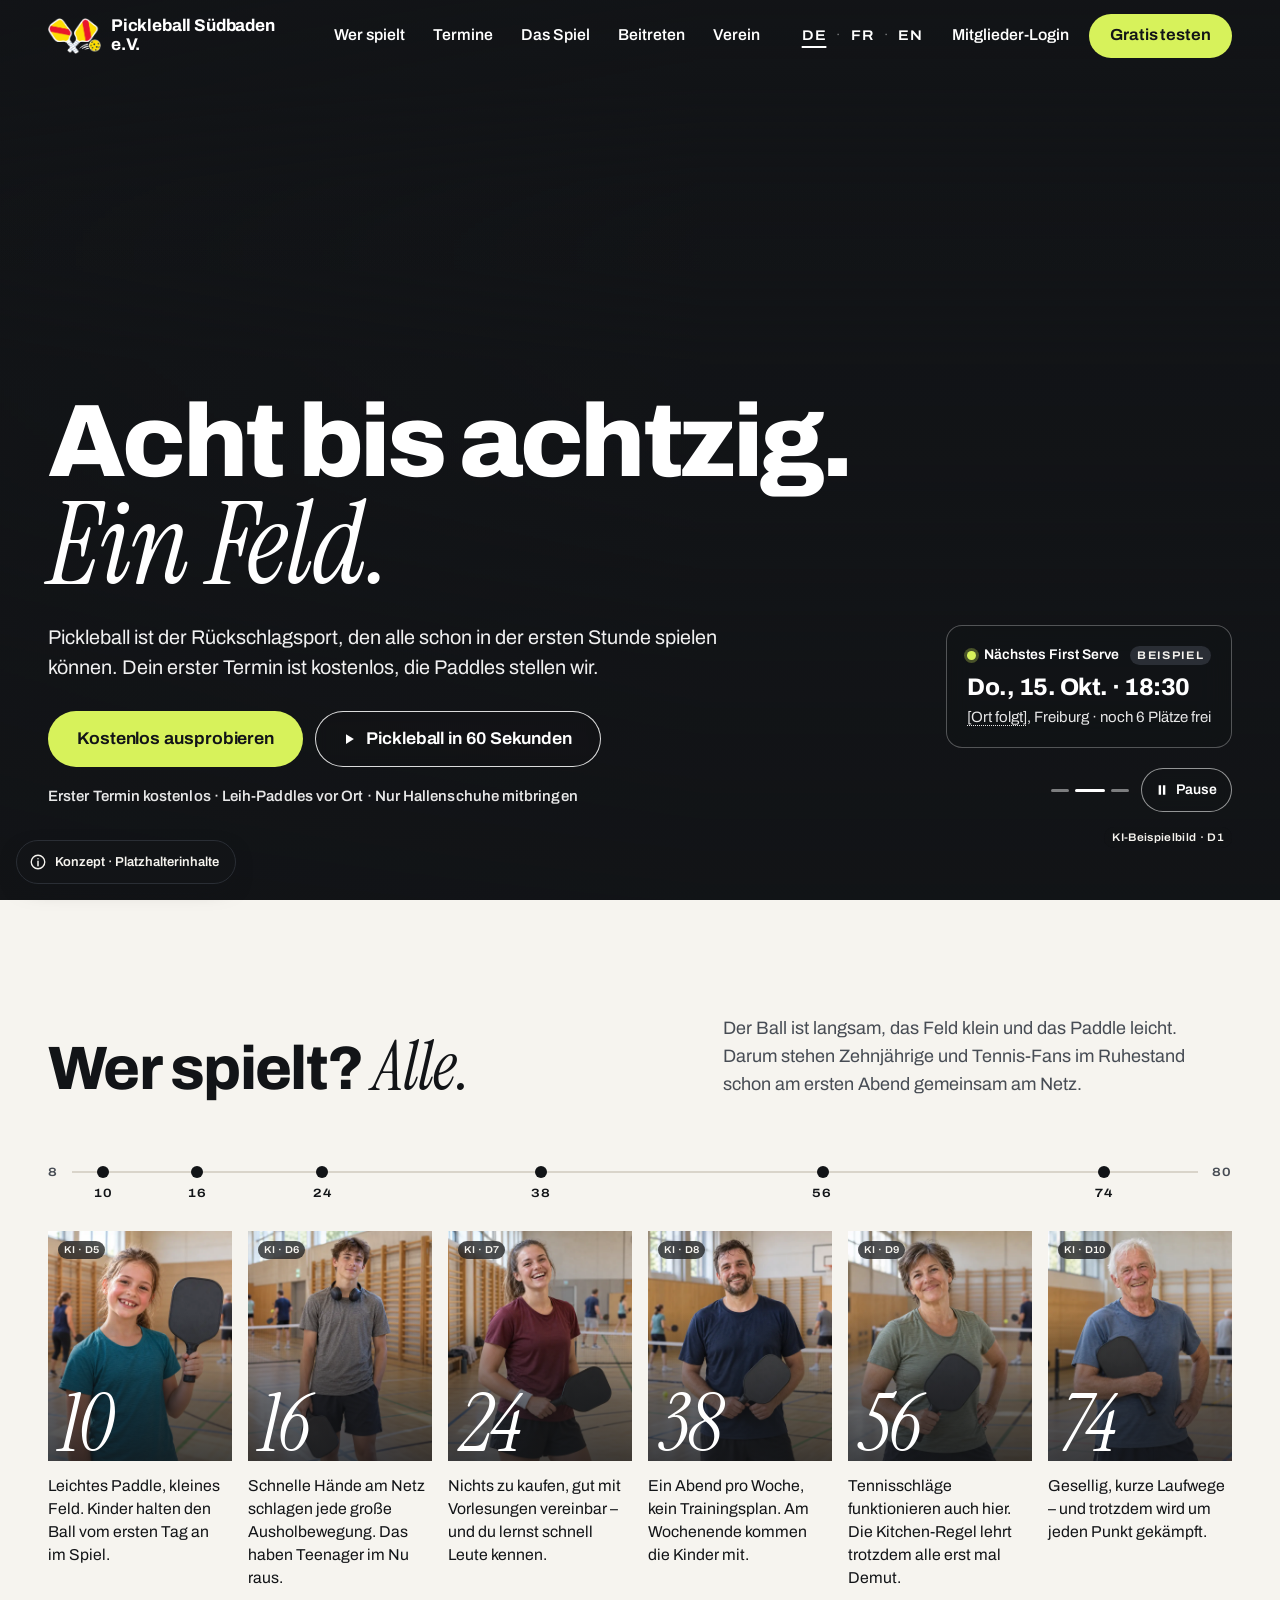
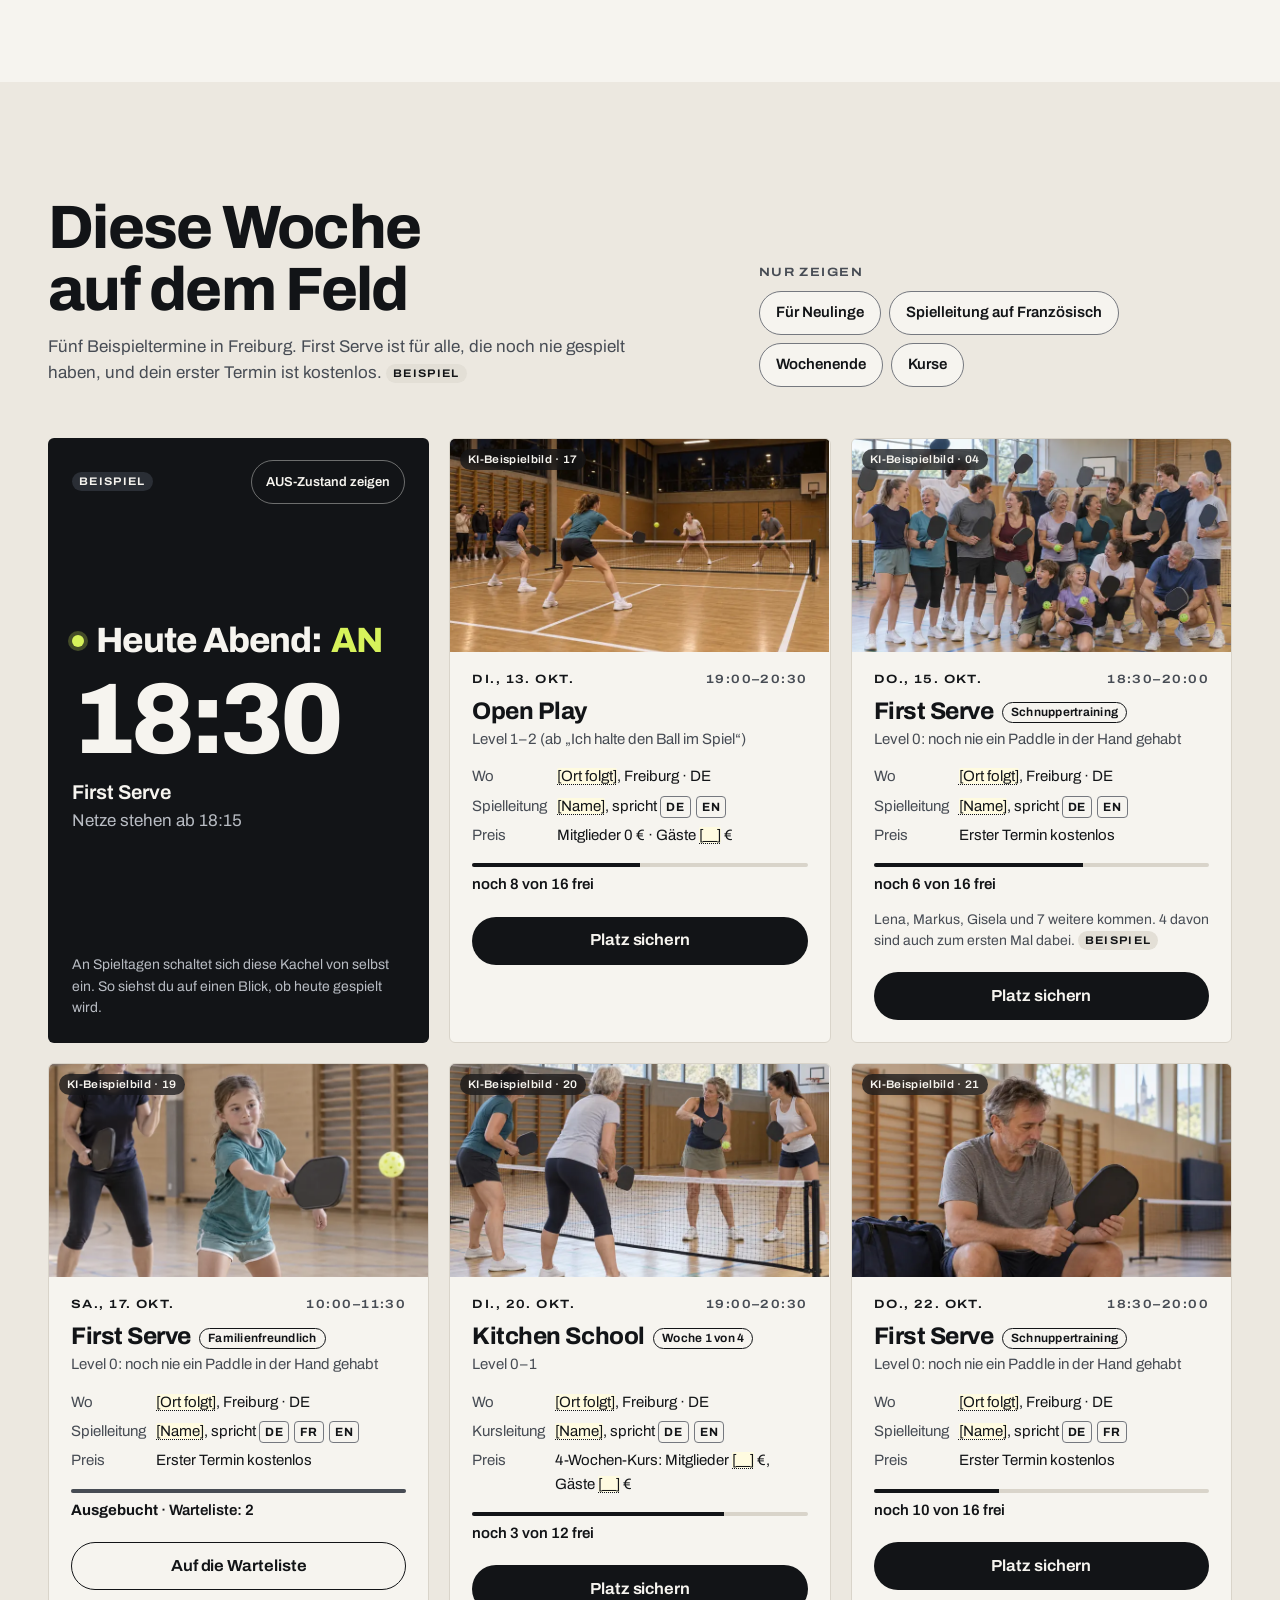
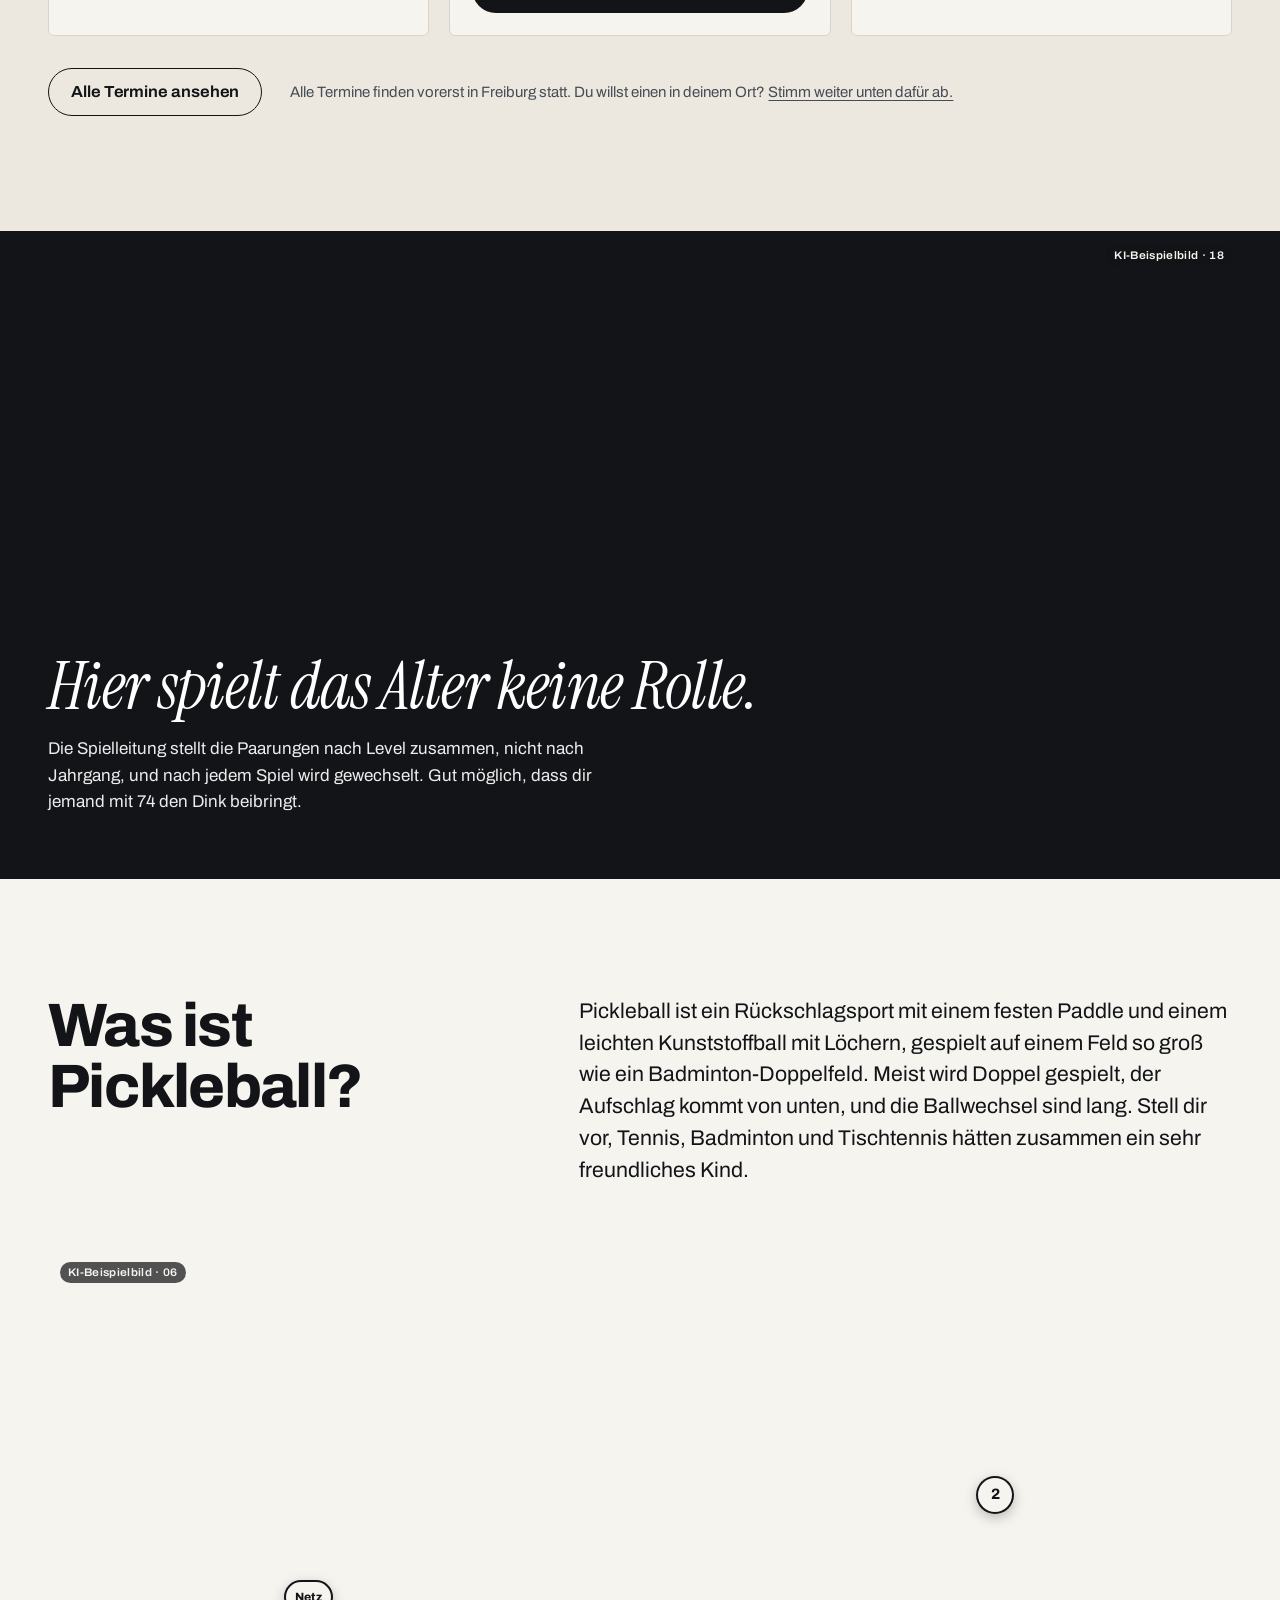
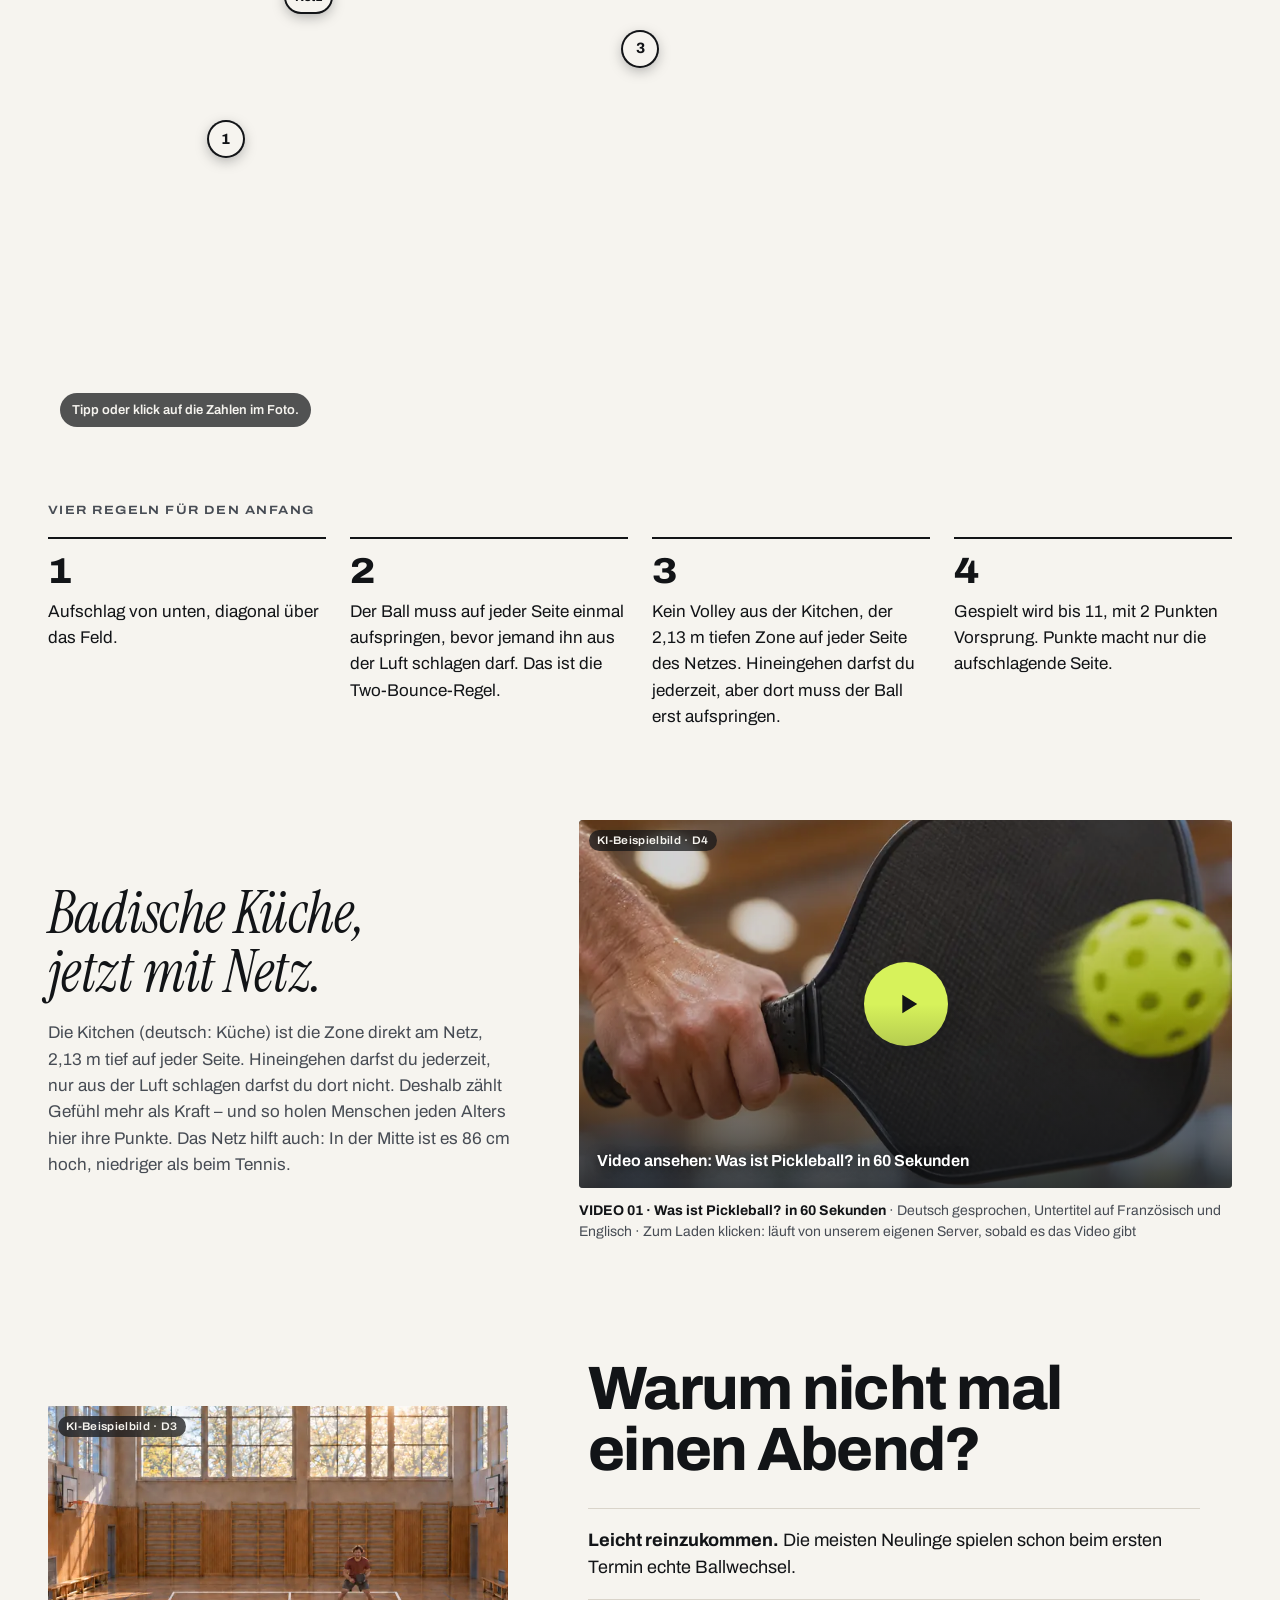
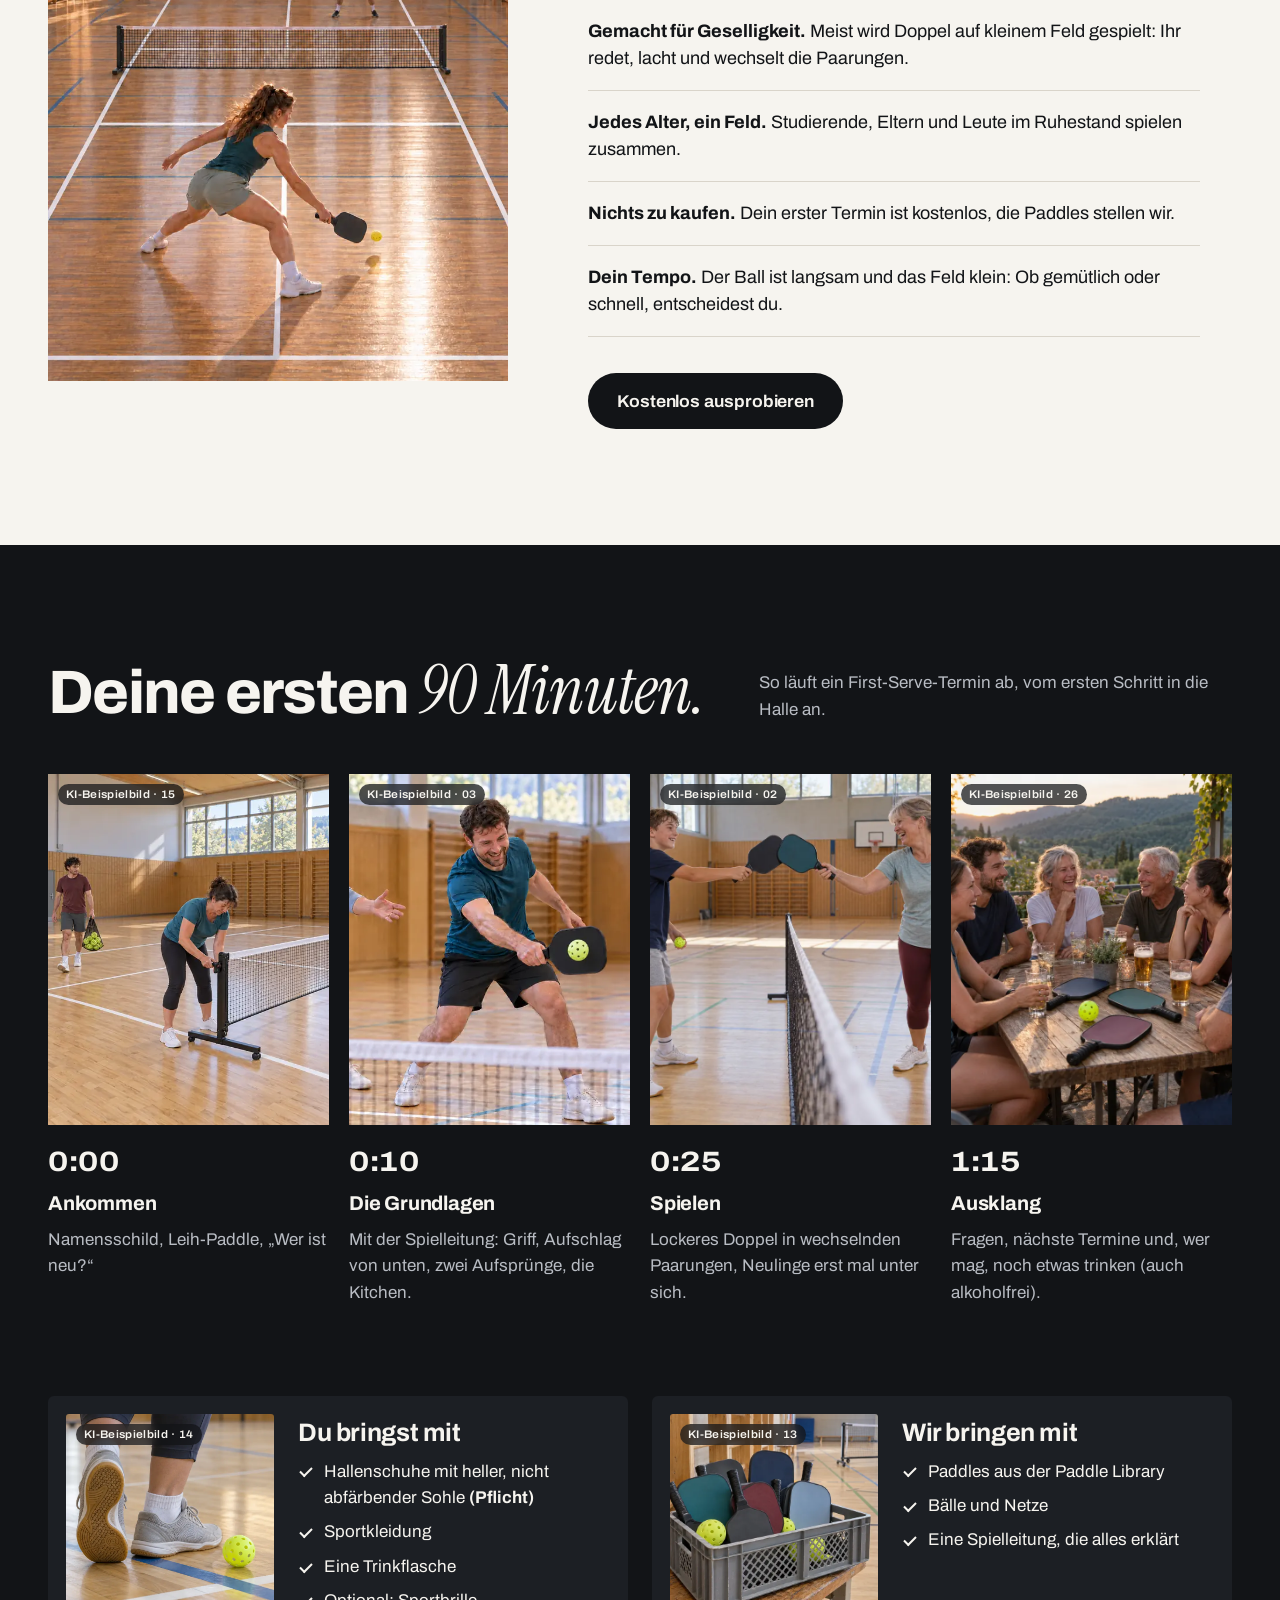
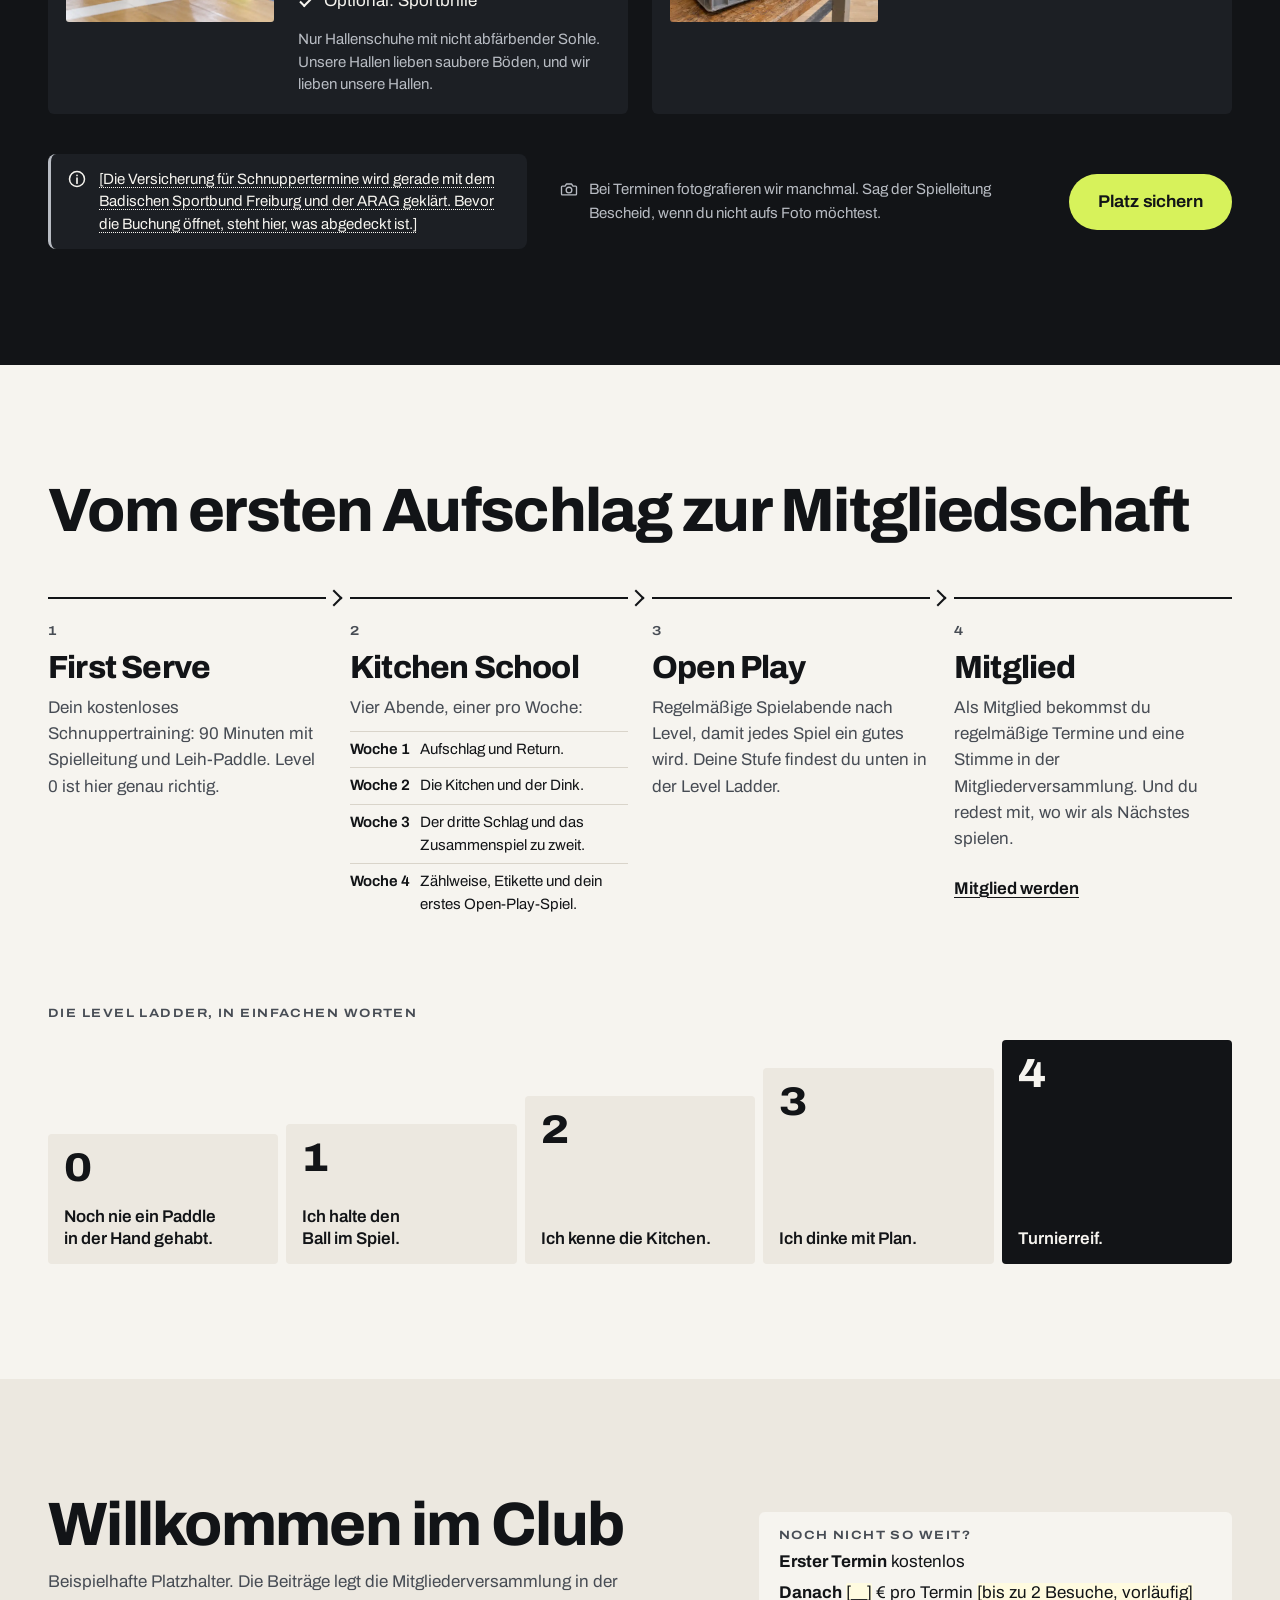
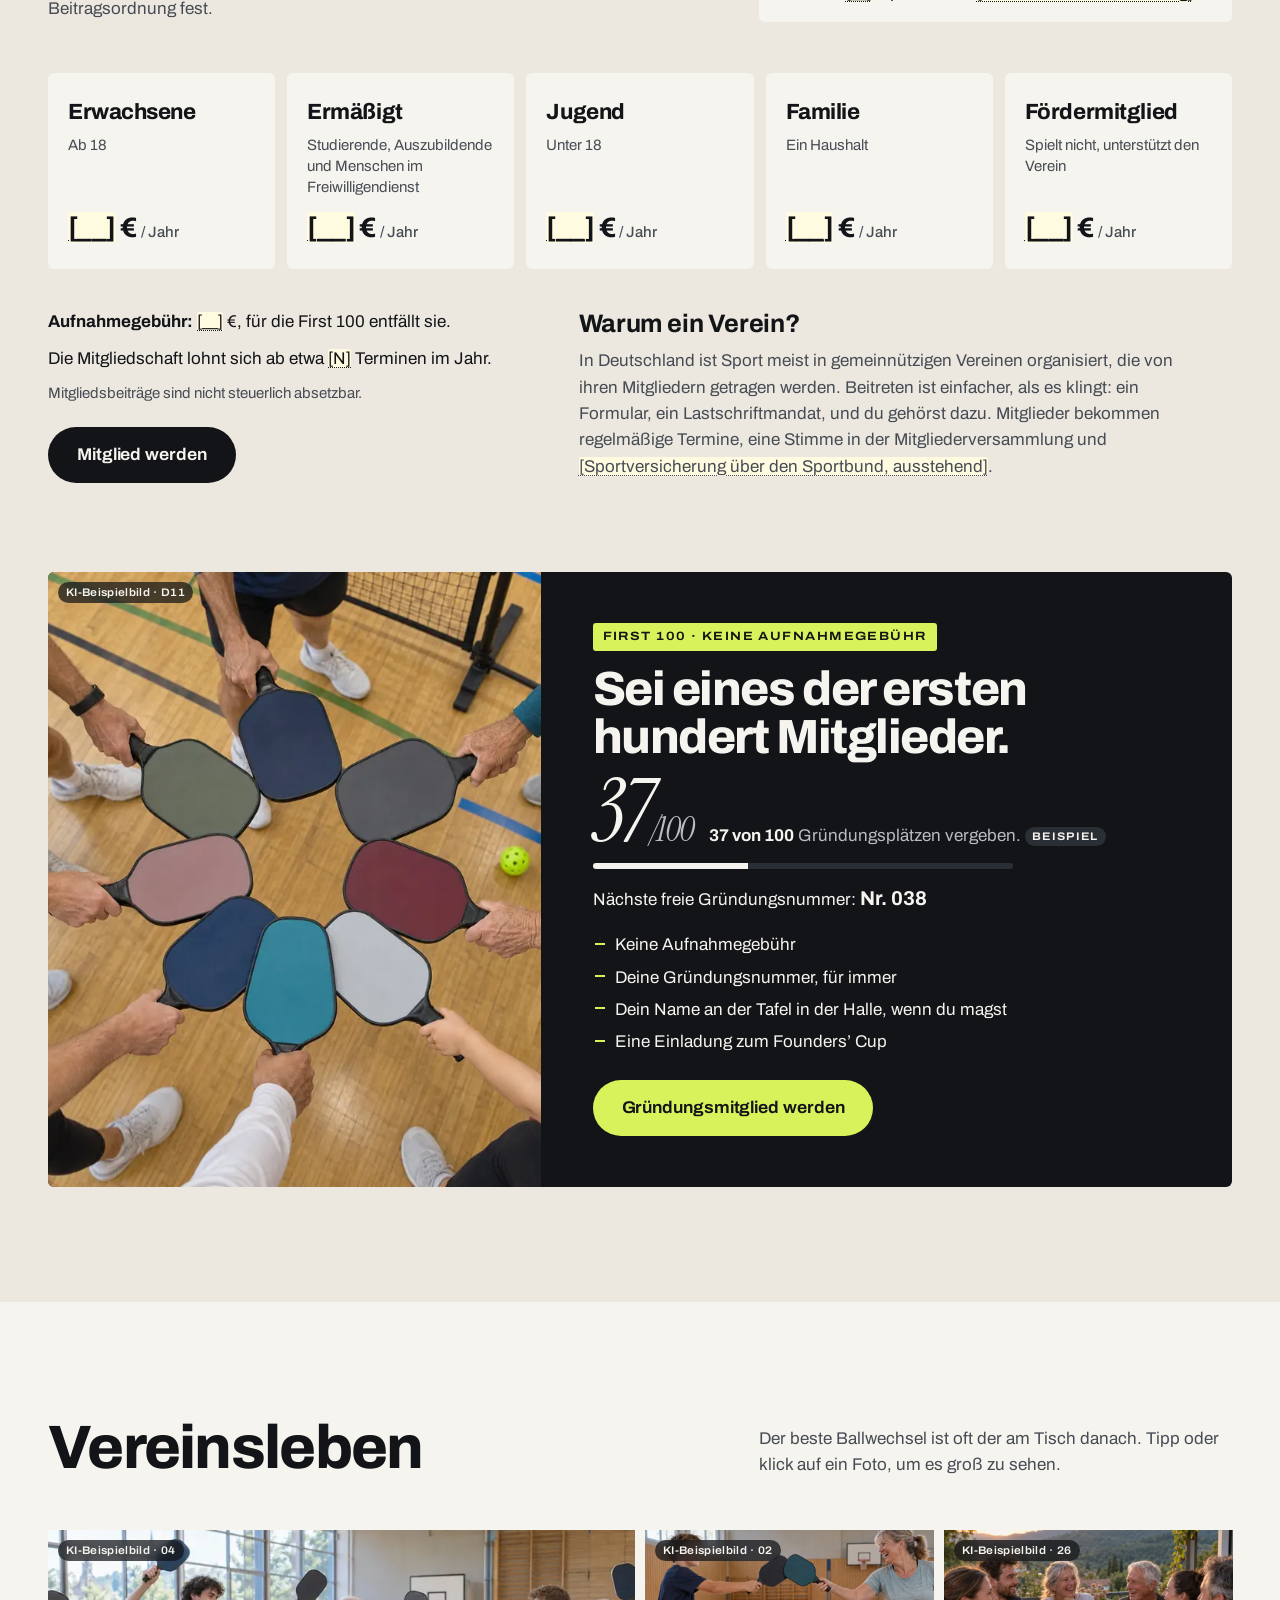
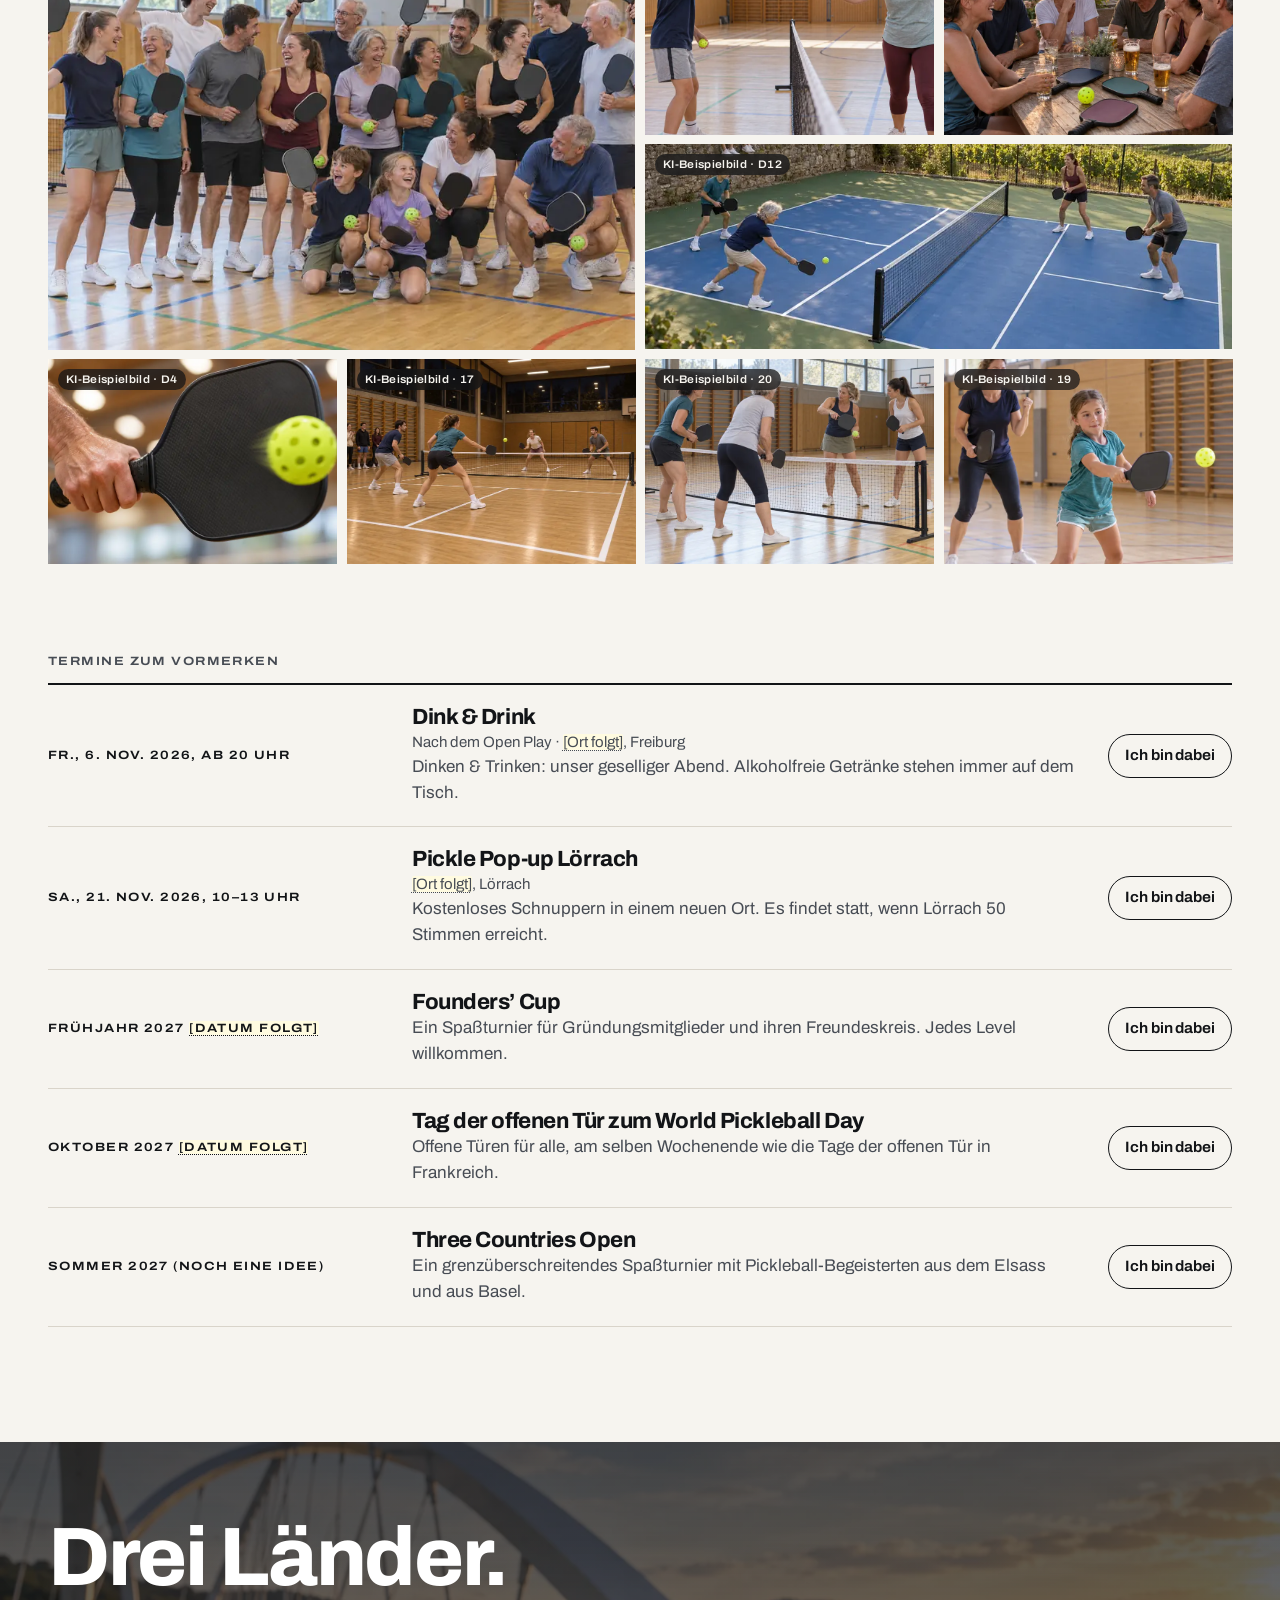
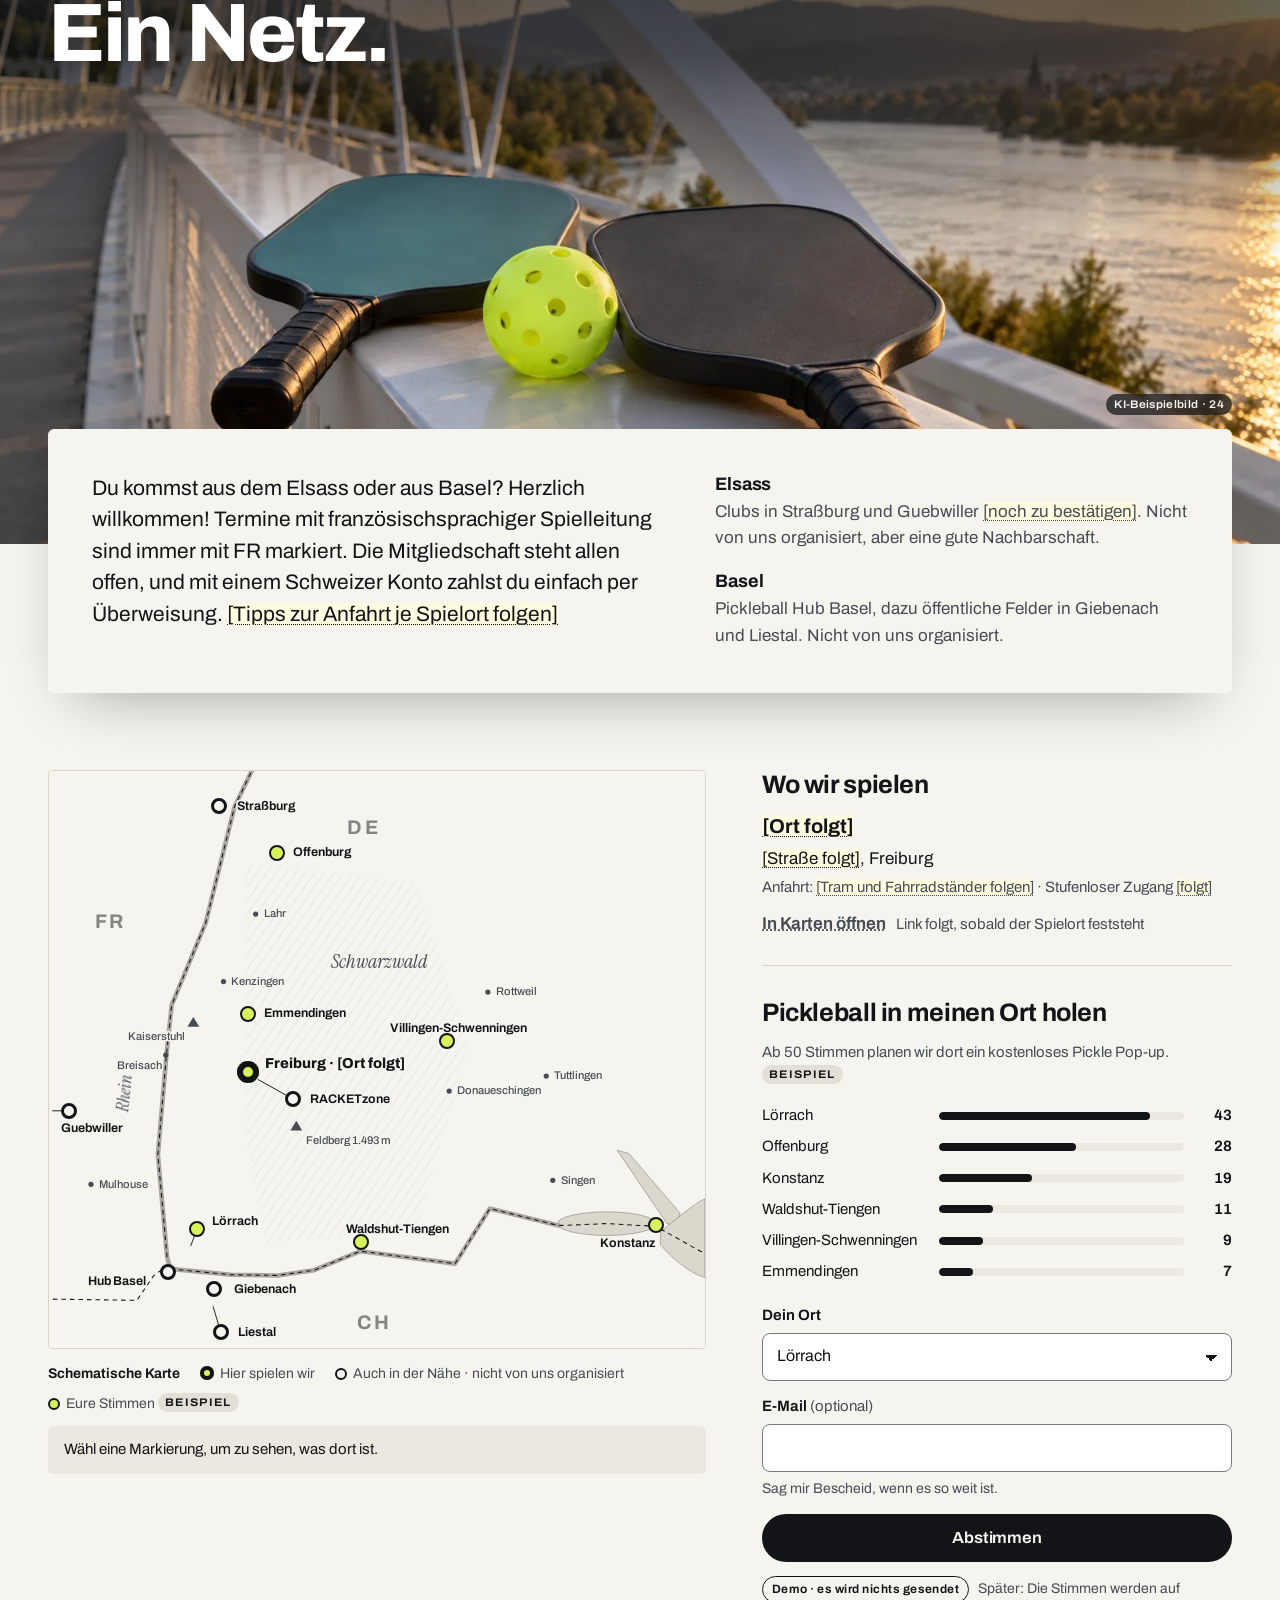
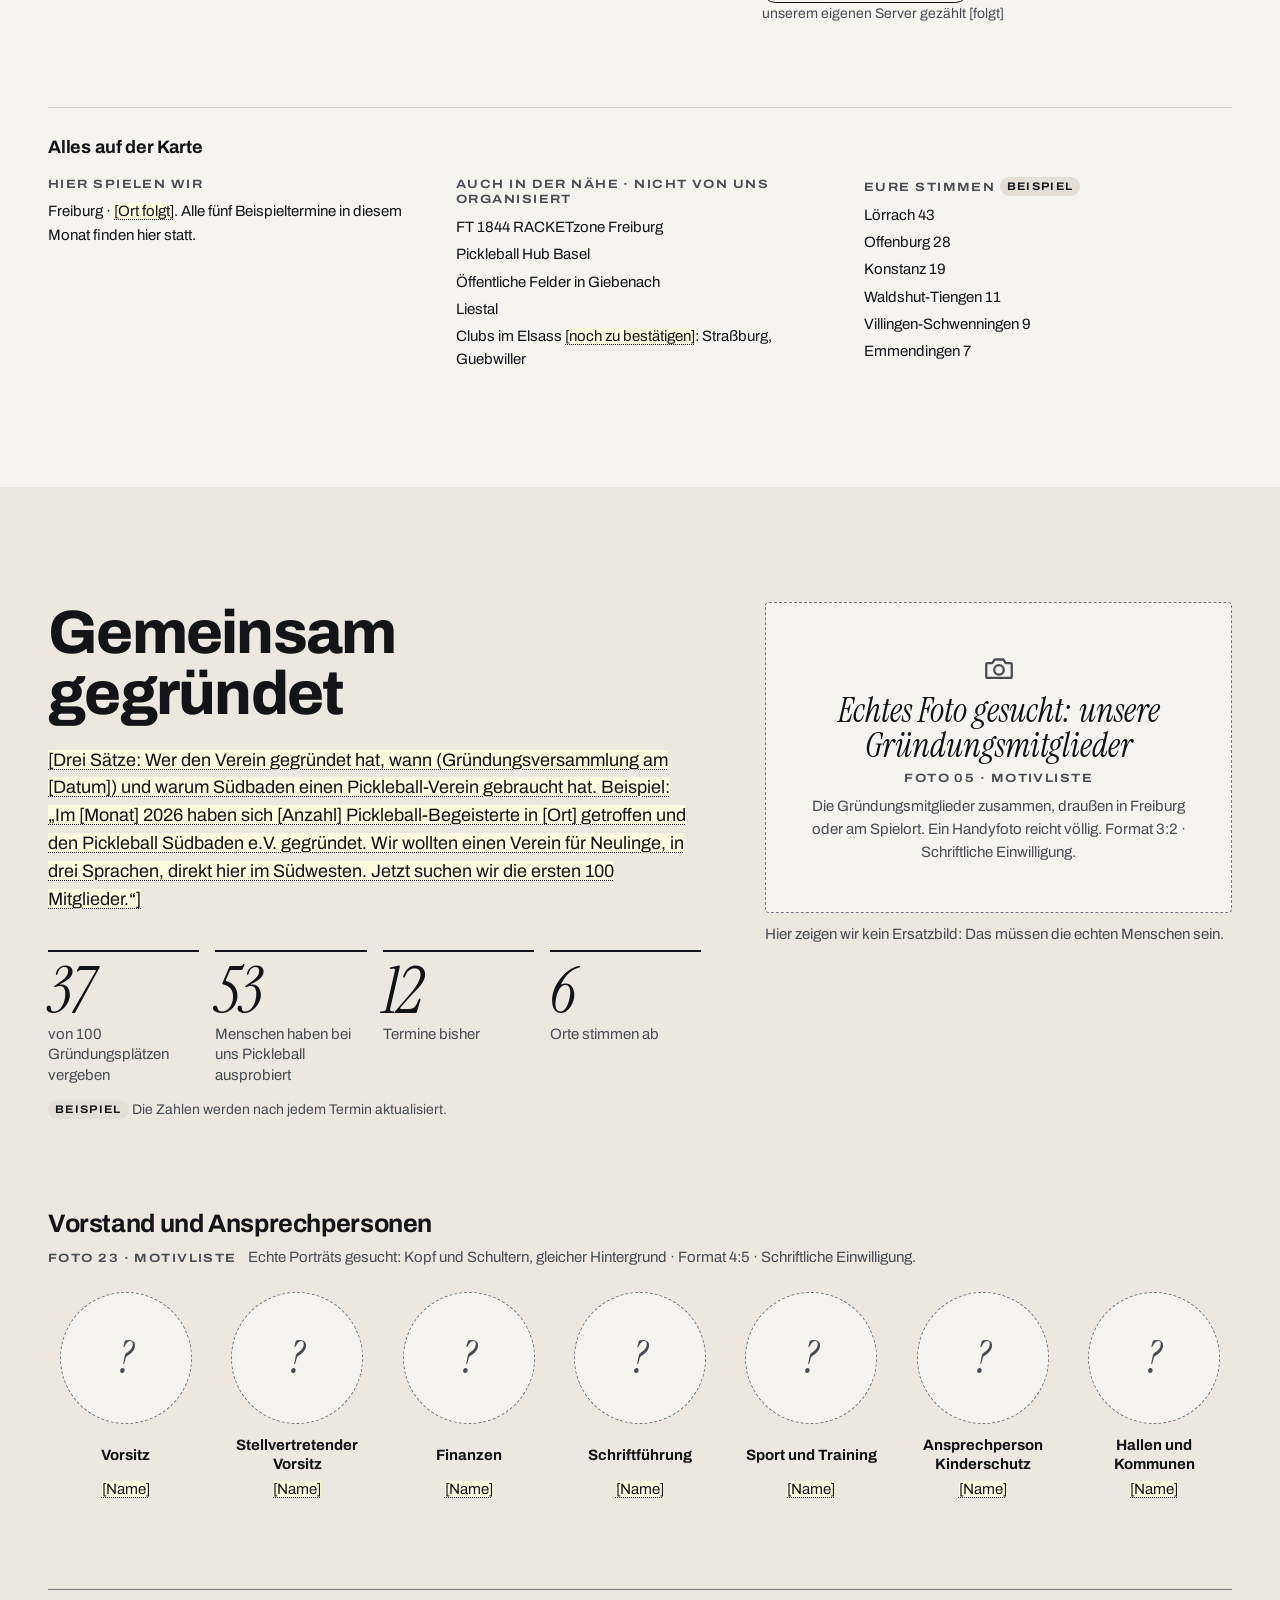
<file: concepts/d-same-court/index.html>
<!doctype html>
<html lang="de">
<head>
<meta charset="utf-8">
<meta name="viewport" content="width=device-width, initial-scale=1, viewport-fit=cover">
<meta name="robots" content="noindex">
<title>Pickleball Südbaden e.V. · Konzept D: Same Court</title>
<meta name="description" content="Acht bis achtzig, ein Feld. Pickleball ist der Rückschlagsport, den alle schon in der ersten Stunde spielen können. Probier es beim Pickleball Südbaden e.V. in Freiburg kostenlos aus – die Paddles stellen wir.">
<link rel="alternate" hreflang="de" href="index.html">
<link rel="alternate" hreflang="en" href="index.en.html">
<link rel="alternate" hreflang="x-default" href="index.html">
<link rel="icon" href="../shared/favicon.svg" type="image/svg+xml">
<link rel="icon" href="../shared/favicon-32.png" sizes="32x32" type="image/png">
<link rel="apple-touch-icon" href="../shared/apple-touch-icon.png">
<link rel="preconnect" href="https://fonts.googleapis.com">
<link rel="preconnect" href="https://fonts.gstatic.com" crossorigin>
<link rel="stylesheet" href="https://fonts.googleapis.com/css2?family=Archivo:wdth,wght@62..125,100..900&family=Instrument+Serif:ital@0;1&display=swap">
<link rel="stylesheet" href="style.css">
<script>document.documentElement.classList.add('js');</script>
</head>
<body>

<svg class="sprite" width="0" height="0" aria-hidden="true" focusable="false">
  <defs>
    <symbol id="i-play" viewBox="0 0 24 24"><path d="M8 5.5v13l10.5-6.5z" fill="currentColor"/></symbol>
    <symbol id="i-pause" viewBox="0 0 24 24"><path d="M7 5h3.6v14H7zM13.4 5H17v14h-3.6z" fill="currentColor"/></symbol>
    <symbol id="i-close" viewBox="0 0 24 24"><path d="M6 6l12 12M18 6L6 18" stroke="currentColor" stroke-width="2" stroke-linecap="round" fill="none"/></symbol>
    <symbol id="i-check" viewBox="0 0 24 24"><path d="M5 12.5l4.5 4.5L19 7.5" stroke="currentColor" stroke-width="2.4" stroke-linecap="round" stroke-linejoin="round" fill="none"/></symbol>
    <symbol id="i-cam" viewBox="0 0 24 24"><path d="M4 8.5h3.2L9 6h6l1.8 2.5H20a1 1 0 0 1 1 1V18a1 1 0 0 1-1 1H4a1 1 0 0 1-1-1V9.5a1 1 0 0 1 1-1z" fill="none" stroke="currentColor" stroke-width="1.6" stroke-linejoin="round"/><circle cx="12" cy="13.3" r="3.4" fill="none" stroke="currentColor" stroke-width="1.6"/></symbol>
    <symbol id="i-menu" viewBox="0 0 24 24"><path d="M4 7h16M4 12h16M4 17h16" stroke="currentColor" stroke-width="2" stroke-linecap="round"/></symbol>
    <symbol id="i-prev" viewBox="0 0 24 24"><path d="M15 5l-7 7 7 7" stroke="currentColor" stroke-width="2" fill="none" stroke-linecap="round" stroke-linejoin="round"/></symbol>
    <symbol id="i-next" viewBox="0 0 24 24"><path d="M9 5l7 7-7 7" stroke="currentColor" stroke-width="2" fill="none" stroke-linecap="round" stroke-linejoin="round"/></symbol>
    <symbol id="i-info" viewBox="0 0 24 24"><circle cx="12" cy="12" r="9" fill="none" stroke="currentColor" stroke-width="1.8"/><path d="M12 11v6M12 7.6v.1" stroke="currentColor" stroke-width="2" stroke-linecap="round"/></symbol>
  </defs>
</svg>

<a class="skip" href="#main">Zum Inhalt springen</a>

<!-- ============ HEADER ============ -->
<header class="site-header" id="siteHeader">
  <div class="hdr wrap">
    <a class="brand" href="#top">
      <span class="brand__marks" aria-hidden="true">
        <img class="brand__mark brand__mark--dark" src="../shared/logo-mark-on-dark.png" alt="" width="966" height="658">
        <img class="brand__mark brand__mark--light" src="../shared/logo-mark.png" alt="" width="966" height="658">
      </span>
      <span class="brand__name">Pickleball Südbaden e.V.</span>
    </a>
    <nav class="hdr__nav" aria-label="Hauptnavigation">
      <ul>
        <li><a href="#generations">Wer spielt</a></li>
        <li><a href="#sessions">Termine</a></li>
        <li><a href="#game">Das Spiel</a></li>
        <li><a href="#membership">Beitreten</a></li>
        <li><a href="#club">Verein</a></li>
      </ul>
    </nav>
    <div class="hdr__tools">
      <div class="lang" role="group" aria-label="Sprache">
        <a class="lang__btn" href="index.html" lang="de" hreflang="de" aria-label="DE, Deutsch" aria-current="page">DE</a><span class="lang__sep" aria-hidden="true">·</span><button type="button" class="lang__btn" lang="fr" aria-label="FR, Français" data-lang="fr">FR</button><span class="lang__sep" aria-hidden="true">·</span><a class="lang__btn" href="index.en.html" lang="en" hreflang="en" aria-label="EN, English">EN</a>
      </div>
      <button type="button" class="hdr__login" data-open="login">Mitglieder-Login</button>
      <button type="button" class="btn btn--lime hdr__cta" data-open="trial">Gratis testen</button>
      <button type="button" class="hdr__menu" data-open="menu" aria-label="Menü"><svg aria-hidden="true"><use href="#i-menu"/></svg><span>Menü</span></button>
    </div>
  </div>
</header>

<main id="main" tabindex="-1">

<!-- ============ 1. HERO ============ -->
<section class="hero" id="top" aria-labelledby="heroTitle">
  <div class="hero__media" id="heroMedia">
    <figure class="hero__slide is-active" data-slide="0">
      <img class="hero__img hero__img--01" data-photo="01" data-eager src="../shared/photos/01-800.webp" srcset="../shared/photos/01-800.webp 800w, ../shared/photos/01-1600.webp 1536w" sizes="100vw" width="1536" height="1024" fetchpriority="high" decoding="async" alt="Vier Menschen unterschiedlichen Alters spielen in einer hellen Schulsporthalle an einem niedrigen Netz. Auf der vorderen Seite gehen ein grauhaariger Mann und ein Mädchen im Teenageralter gemeinsam zum Ball.">
      <span class="ai-tag" data-code="01"><span class="ai-tag__w">KI-Beispielbild</span><span class="ai-tag__s" aria-hidden="true">KI</span> · 01</span>
    </figure>
    <figure class="hero__slide" data-slide="1">
      <img class="hero__img hero__img--outdoor" data-photo="d-hero-outdoor" src="../shared/photos/d-hero-outdoor-800.webp" srcset="../shared/photos/d-hero-outdoor-800.webp 800w, ../shared/photos/d-hero-outdoor-1600.webp 1536w" sizes="100vw" width="1536" height="1024" loading="lazy" decoding="async" alt="Auf einem Platz im Freien spielt eine Frau in ihren Sechzigern im Abendlicht eine Vorhand, ihr jüngerer Partner sichert hinter ihr ab. Dahinter leuchten bewaldete Hügel.">
      <span class="ai-tag" data-code="D1"><span class="ai-tag__w">KI-Beispielbild</span><span class="ai-tag__s" aria-hidden="true">KI</span> · D1</span>
    </figure>
    <figure class="hero__slide" data-slide="2">
      <img class="hero__img hero__img--dink" data-photo="d-action-dink" src="../shared/photos/d-action-dink-800.webp" srcset="../shared/photos/d-action-dink-800.webp 800w, ../shared/photos/d-action-dink-1600.webp 1536w" sizes="100vw" width="1536" height="1024" loading="lazy" decoding="async" alt="Zwei Menschen beugen sich an der Kitchen-Linie vor und spielen sich einen weichen Dink über das niedrige Netz zu; der Ball schwebt zwischen ihren Paddles.">
      <span class="ai-tag" data-code="D2"><span class="ai-tag__w">KI-Beispielbild</span><span class="ai-tag__s" aria-hidden="true">KI</span> · D2</span>
    </figure>
  </div>

  <div class="hero__inner wrap">
    <div class="hero__copy">
      <h1 class="hero__title" id="heroTitle"><span class="hero__l1">Acht bis achtzig.</span> <em class="hero__l2">Ein Feld.</em></h1>
      <p class="hero__lede">Pickleball ist der Rückschlagsport, den alle schon in der ersten Stunde spielen können. Dein erster Termin ist kostenlos, die Paddles stellen wir.</p>
      <div class="hero__ctas">
        <button type="button" class="btn btn--lime btn--lg" data-open="trial">Kostenlos ausprobieren</button>
        <a class="btn btn--ghost-light btn--lg" href="#video"><svg class="btn__icon" aria-hidden="true"><use href="#i-play"/></svg>Pickleball in 60 Sekunden</a>
      </div>
      <p class="hero__reassure">Erster Termin kostenlos · Leih-Paddles vor Ort · Nur Hallenschuhe mitbringen</p>
    </div>

    <a class="next-chip" href="#sessions">
      <span class="next-chip__top"><span class="live-dot" aria-hidden="true"></span>Nächstes First Serve <span class="sample sample--dark">Beispiel</span></span>
      <span class="next-chip__when">Do., 15. Okt. · 18:30</span>
      <span class="next-chip__where"><span class="ph" title="Platzhalter: wird noch bestätigt">[Ort folgt]</span>, Freiburg · noch 6 Plätze frei</span>
    </a>
  </div>

  <div class="hero__controls" id="heroControls" hidden>
    <span class="hero__dots" aria-hidden="true"><span class="is-on"></span><span></span><span></span></span>
    <button type="button" class="hero__pause" id="heroPause" aria-label="Diashow anhalten"><svg aria-hidden="true"><use href="#i-pause"/></svg><span class="hero__pause-txt">Pause</span></button>
  </div>
</section>

<!-- ============ 2. WHO PLAYS ============ -->
<section class="gens" id="generations" aria-labelledby="gensTitle">
  <div class="wrap">
    <div class="gens__head">
      <h2 id="gensTitle" class="h2">Wer spielt? <em class="serif">Alle.</em></h2>
      <p class="gens__intro">Der Ball ist langsam, das Feld klein und das Paddle leicht. Darum stehen Zehnjährige und Tennis-Fans im Ruhestand schon am ersten Abend gemeinsam am Netz.</p>
    </div>

    <div class="ruler" aria-hidden="true">
      <span class="ruler__end">8</span>
      <span class="ruler__track">
        <span class="ruler__mark" style="--at:2.78%" data-i="0"><b>10</b></span>
        <span class="ruler__mark" style="--at:11.11%" data-i="1"><b>16</b></span>
        <span class="ruler__mark" style="--at:22.22%" data-i="2"><b>24</b></span>
        <span class="ruler__mark" style="--at:41.67%" data-i="3"><b>38</b></span>
        <span class="ruler__mark" style="--at:66.67%" data-i="4"><b>56</b></span>
        <span class="ruler__mark" style="--at:91.67%" data-i="5"><b>74</b></span>
      </span>
      <span class="ruler__end">80</span>
    </div>
  </div>

  <div class="gens__scroller" id="gensScroller">
    <ol class="gens__list" aria-label="Sechs Menschen, sechs Lebensalter">
      <li class="gen">
        <figure class="gen__fig">
          <picture><source media="(max-width: 767px)" srcset="../shared/photos/d-gen-10-800.webp"><img data-photo="d-gen-10" src="../shared/photos/d-gen-10-800.webp" srcset="../shared/photos/d-gen-10-800.webp 800w, ../shared/photos/d-gen-10-1600.webp 1122w" sizes="(min-width: 1200px) 210px, (min-width: 768px) 30vw, 66vw" width="1122" height="1402" loading="lazy" decoding="async" alt="Ein zehnjähriges Mädchen mit Zahnlücke und vom Spielen geröteten Wangen grinst und hält ihr Paddle neben dem Gesicht hoch."></picture>
          <span class="ai-tag" data-code="D5"><span class="ai-tag__w">KI-Beispielbild</span><span class="ai-tag__s" aria-hidden="true">KI</span> · D5</span>
        </figure>
        <p class="gen__age"><span class="gen__num">10</span><span class="vh"> Jahre: </span></p>
        <p class="gen__line">Leichtes Paddle, kleines Feld. Kinder halten den Ball vom ersten Tag an im Spiel.</p>
      </li>
      <li class="gen">
        <figure class="gen__fig">
          <picture><source media="(max-width: 767px)" srcset="../shared/photos/d-gen-16-800.webp"><img data-photo="d-gen-16" src="../shared/photos/d-gen-16-800.webp" srcset="../shared/photos/d-gen-16-800.webp 800w, ../shared/photos/d-gen-16-1600.webp 1122w" sizes="(min-width: 1200px) 210px, (min-width: 768px) 30vw, 66vw" width="1122" height="1402" loading="lazy" decoding="async" alt="Ein sechzehnjähriger Junge mit Kopfhörern um den Hals und einem lässigen halben Lächeln, das Paddle hängt locker in einer Hand."></picture>
          <span class="ai-tag" data-code="D6"><span class="ai-tag__w">KI-Beispielbild</span><span class="ai-tag__s" aria-hidden="true">KI</span> · D6</span>
        </figure>
        <p class="gen__age"><span class="gen__num">16</span><span class="vh"> Jahre: </span></p>
        <p class="gen__line">Schnelle Hände am Netz schlagen jede große Ausholbewegung. Das haben Teenager im Nu raus.</p>
      </li>
      <li class="gen">
        <figure class="gen__fig">
          <picture><source media="(max-width: 767px)" srcset="../shared/photos/d-gen-24-800.webp"><img data-photo="d-gen-24" src="../shared/photos/d-gen-24-800.webp" srcset="../shared/photos/d-gen-24-800.webp 800w, ../shared/photos/d-gen-24-1600.webp 1122w" sizes="(min-width: 1200px) 210px, (min-width: 768px) 30vw, 66vw" width="1122" height="1402" loading="lazy" decoding="async" alt="Eine junge Frau in ihren Zwanzigern mit Pferdeschwanz und Schweißband am Handgelenk lacht, das Paddle in der Hand."></picture>
          <span class="ai-tag" data-code="D7"><span class="ai-tag__w">KI-Beispielbild</span><span class="ai-tag__s" aria-hidden="true">KI</span> · D7</span>
        </figure>
        <p class="gen__age"><span class="gen__num">24</span><span class="vh"> Jahre: </span></p>
        <p class="gen__line">Nichts zu kaufen, gut mit Vorlesungen vereinbar – und du lernst schnell Leute kennen.</p>
      </li>
      <li class="gen">
        <figure class="gen__fig">
          <picture><source media="(max-width: 767px)" srcset="../shared/photos/d-gen-38-800.webp"><img data-photo="d-gen-38" src="../shared/photos/d-gen-38-800.webp" srcset="../shared/photos/d-gen-38-800.webp 800w, ../shared/photos/d-gen-38-1600.webp 1122w" sizes="(min-width: 1200px) 210px, (min-width: 768px) 30vw, 66vw" width="1122" height="1402" loading="lazy" decoding="async" alt="Ein bärtiger Mann Ende dreißig, etwas verschwitzt, grinst und hält das Paddle mit beiden Händen."></picture>
          <span class="ai-tag" data-code="D8"><span class="ai-tag__w">KI-Beispielbild</span><span class="ai-tag__s" aria-hidden="true">KI</span> · D8</span>
        </figure>
        <p class="gen__age"><span class="gen__num">38</span><span class="vh"> Jahre: </span></p>
        <p class="gen__line">Ein Abend pro Woche, kein Trainingsplan. Am Wochenende kommen die Kinder mit.</p>
      </li>
      <li class="gen">
        <figure class="gen__fig">
          <picture><source media="(max-width: 767px)" srcset="../shared/photos/d-gen-56-800.webp"><img data-photo="d-gen-56" src="../shared/photos/d-gen-56-800.webp" srcset="../shared/photos/d-gen-56-800.webp 800w, ../shared/photos/d-gen-56-1600.webp 1122w" sizes="(min-width: 1200px) 210px, (min-width: 768px) 30vw, 66vw" width="1122" height="1402" loading="lazy" decoding="async" alt="Eine Frau in ihren Fünfzigern lächelt, hat eine Hand an der Hüfte und hält das Paddle wie einen Tennisschläger."></picture>
          <span class="ai-tag" data-code="D9"><span class="ai-tag__w">KI-Beispielbild</span><span class="ai-tag__s" aria-hidden="true">KI</span> · D9</span>
        </figure>
        <p class="gen__age"><span class="gen__num">56</span><span class="vh"> Jahre: </span></p>
        <p class="gen__line">Tennisschläge funktionieren auch hier. Die Kitchen-Regel lehrt trotzdem alle erst mal Demut.</p>
      </li>
      <li class="gen">
        <figure class="gen__fig">
          <picture><source media="(max-width: 767px)" srcset="../shared/photos/d-gen-74-800.webp"><img data-photo="d-gen-74" src="../shared/photos/d-gen-74-800.webp" srcset="../shared/photos/d-gen-74-800.webp 800w, ../shared/photos/d-gen-74-1600.webp 1122w" sizes="(min-width: 1200px) 210px, (min-width: 768px) 30vw, 66vw" width="1122" height="1402" loading="lazy" decoding="async" alt="Ein drahtiger Mann in seinen Siebzigern mit weißem Haar und verschmitztem Lächeln, das Paddle unter den Arm geklemmt."></picture>
          <span class="ai-tag" data-code="D10"><span class="ai-tag__w">KI-Beispielbild</span><span class="ai-tag__s" aria-hidden="true">KI</span> · D10</span>
        </figure>
        <p class="gen__age"><span class="gen__num">74</span><span class="vh"> Jahre: </span></p>
        <p class="gen__line">Gesellig, kurze Laufwege – und trotzdem wird um jeden Punkt gekämpft.</p>
      </li>
    </ol>
  </div>
  <p class="gens__hint wrap" aria-hidden="true"><span id="gensCount">1 / 6</span> <span class="gens__hint-txt">Wisch für mehr</span></p>

</section>

<!-- ============ 3. SESSIONS ============ -->
<section class="sessions" id="sessions" aria-labelledby="sessTitle">
  <div class="wrap">
    <div class="sec-head sec-head--split">
      <div>
        <h2 id="sessTitle" class="h2">Diese Woche auf dem Feld</h2>
        <p class="sec-head__sub">Fünf Beispieltermine in Freiburg. First Serve ist für alle, die noch nie gespielt haben, und dein erster Termin ist kostenlos. <span class="sample">Beispiel</span></p>
      </div>
      <div class="filters" role="group" aria-labelledby="filtersLabel">
        <p class="filters__label" id="filtersLabel">Nur zeigen</p>
        <div class="filters__row">
          <button type="button" class="chip" aria-pressed="false" data-filter="beginner"><svg aria-hidden="true"><use href="#i-check"/></svg>Für Neulinge</button>
          <button type="button" class="chip" aria-pressed="false" data-filter="fr"><svg aria-hidden="true"><use href="#i-check"/></svg>Spielleitung auf Französisch</button>
          <button type="button" class="chip" aria-pressed="false" data-filter="weekend"><svg aria-hidden="true"><use href="#i-check"/></svg>Wochenende</button>
          <button type="button" class="chip" aria-pressed="false" data-filter="course"><svg aria-hidden="true"><use href="#i-check"/></svg>Kurse</button>
        </div>
      </div>
    </div>

    <p class="vh" id="filterStatus" role="status" aria-live="polite"></p>

    <div class="sess-grid">
      <article class="tonight" id="tonight" aria-labelledby="tonightTitle">
        <div class="tonight__top">
          <span class="sample sample--dark">Beispiel</span>
          <button type="button" class="tonight__toggle" id="tonightToggle" aria-pressed="false">AUS-Zustand zeigen</button>
        </div>
        <div class="tonight__on" id="tonightOn">
          <h3 class="tonight__title" id="tonightTitle"><span class="live-dot live-dot--lg" aria-hidden="true"></span>Heute Abend: <span class="tonight__state">AN</span></h3>
          <p class="tonight__big"><span class="vh">First Serve um </span>18:30</p>
          <p class="tonight__what" aria-hidden="true">First Serve</p>
          <p class="tonight__nets">Netze stehen ab 18:15</p>
        </div>
        <div class="tonight__off" id="tonightOff" hidden>
          <p class="tonight__title" id="tonightTitleOff"><span class="off-dot" aria-hidden="true"></span>Heute Abend: <span class="tonight__state">AUS</span></p>
          <p class="tonight__k">Nächster Termin</p>
          <p class="tonight__big tonight__big--date">Di., 20. Okt.</p>
        </div>
        <p class="tonight__note">An Spieltagen schaltet sich diese Kachel von selbst ein. So siehst du auf einen Blick, ob heute gespielt wird.</p>
      </article>

      <article class="sess" data-id="S1" data-tags="" aria-labelledby="s1t">
        <figure class="sess__fig">
          <picture><source media="(max-width: 767px)" srcset="../shared/photos/17-800.webp"><img data-photo="17" src="../shared/photos/17-800.webp" srcset="../shared/photos/17-800.webp 800w, ../shared/photos/17-1600.webp 1536w" sizes="(min-width: 1100px) 400px, (min-width: 700px) 46vw, 100vw" width="1536" height="1024" loading="lazy" decoding="async" alt="Studierende spielen abends in einer Sporthalle ein temporeiches Doppel, am Rand feuert der Freundeskreis sie an."></picture>
          <span class="ai-tag" data-code="17"><span class="ai-tag__w">KI-Beispielbild</span><span class="ai-tag__s" aria-hidden="true">KI</span> · 17</span>
        </figure>
        <div class="sess__body">
          <p class="sess__date"><time datetime="2026-10-13T19:00">Di., 13. Okt.</time> <span class="sess__time">19:00–20:30</span></p>
          <h3 class="sess__name" id="s1t">Open Play</h3>
          <p class="sess__level">Level 1–2 (ab „Ich halte den Ball im Spiel“)</p>
          <dl class="sess__facts">
            <div><dt>Wo</dt><dd><span class="ph" title="Platzhalter: wird noch bestätigt">[Ort folgt]</span>, Freiburg · DE</dd></div>
            <div><dt>Spielleitung</dt><dd><span class="ph" title="Platzhalter: wird noch bestätigt">[Name]</span>, spricht <span class="langs"><abbr title="Deutsch">DE</abbr> <abbr title="Englisch">EN</abbr></span></dd></div>
            <div><dt>Preis</dt><dd>Mitglieder 0&nbsp;€ · <span class="nw">Gäste <span class="ph" title="Platzhalter: wird noch bestätigt">[__]</span>&nbsp;€</span></dd></div>
          </dl>
          <div class="spots"><span class="spots__bar" style="--fill:50%" aria-hidden="true"></span><span class="spots__txt">noch 8 von 16 frei</span></div>
          <button type="button" class="btn btn--ink sess__btn" data-open="trial" data-session="S1">Platz sichern</button>
        </div>
      </article>

      <article class="sess" data-id="S2" data-tags="beginner" aria-labelledby="s2t">
        <figure class="sess__fig">
          <picture><source media="(max-width: 767px)" srcset="../shared/photos/04-800.webp"><img class="pos-04s" data-photo="04" src="../shared/photos/04-800.webp" srcset="../shared/photos/04-800.webp 800w, ../shared/photos/04-1600.webp 1536w" sizes="(min-width: 1100px) 400px, (min-width: 700px) 46vw, 100vw" width="1536" height="1024" loading="lazy" decoding="async" alt="Rund sechzehn Leute jeden Alters drängen sich nach einem Termin auf dem Feld zusammen, recken die Paddles hoch und lachen."></picture>
          <span class="ai-tag" data-code="04"><span class="ai-tag__w">KI-Beispielbild</span><span class="ai-tag__s" aria-hidden="true">KI</span> · 04</span>
        </figure>
        <div class="sess__body">
          <p class="sess__date"><time datetime="2026-10-15T18:30">Do., 15. Okt.</time> <span class="sess__time">18:30–20:00</span></p>
          <h3 class="sess__name" id="s2t">First Serve <span class="sess__tag">Schnuppertraining</span></h3>
          <p class="sess__level">Level 0: noch nie ein Paddle in der Hand gehabt</p>
          <dl class="sess__facts">
            <div><dt>Wo</dt><dd><span class="ph" title="Platzhalter: wird noch bestätigt">[Ort folgt]</span>, Freiburg · DE</dd></div>
            <div><dt>Spielleitung</dt><dd><span class="ph" title="Platzhalter: wird noch bestätigt">[Name]</span>, spricht <span class="langs"><abbr title="Deutsch">DE</abbr> <abbr title="Englisch">EN</abbr></span></dd></div>
            <div><dt>Preis</dt><dd>Erster Termin kostenlos</dd></div>
          </dl>
          <div class="spots"><span class="spots__bar" style="--fill:62.5%" aria-hidden="true"></span><span class="spots__txt">noch 6 von 16 frei</span></div>
          <p class="roster">Lena, Markus, Gisela und 7 weitere kommen. 4 davon sind auch zum ersten Mal dabei. <span class="sample">Beispiel</span></p>
          <button type="button" class="btn btn--ink sess__btn" data-open="trial" data-session="S2">Platz sichern</button>
        </div>
      </article>

      <article class="sess sess--full" data-id="S3" data-tags="beginner fr weekend" aria-labelledby="s3t">
        <figure class="sess__fig">
          <picture><source media="(max-width: 767px)" srcset="../shared/photos/19-800.webp"><img class="pos-19" data-photo="19" src="../shared/photos/19-800.webp" srcset="../shared/photos/19-800.webp 800w, ../shared/photos/19-1600.webp 1086w" sizes="(min-width: 1100px) 400px, (min-width: 700px) 46vw, 100vw" width="1086" height="1448" loading="lazy" decoding="async" alt="Ein etwa neunjähriges Mädchen spielt eine Vorhand, hinter ihr auf derselben Seite des Netzes jubelt ein Elternteil."></picture>
          <span class="ai-tag" data-code="19"><span class="ai-tag__w">KI-Beispielbild</span><span class="ai-tag__s" aria-hidden="true">KI</span> · 19</span>
        </figure>
        <div class="sess__body">
          <p class="sess__date"><time datetime="2026-10-17T10:00">Sa., 17. Okt.</time> <span class="sess__time">10:00–11:30</span></p>
          <h3 class="sess__name" id="s3t">First Serve <span class="sess__tag">Familienfreundlich</span></h3>
          <p class="sess__level">Level 0: noch nie ein Paddle in der Hand gehabt</p>
          <dl class="sess__facts">
            <div><dt>Wo</dt><dd><span class="ph" title="Platzhalter: wird noch bestätigt">[Ort folgt]</span>, Freiburg · DE</dd></div>
            <div><dt>Spielleitung</dt><dd><span class="ph" title="Platzhalter: wird noch bestätigt">[Name]</span>, spricht <span class="langs"><abbr title="Deutsch">DE</abbr> <abbr title="Französisch">FR</abbr> <abbr title="Englisch">EN</abbr></span></dd></div>
            <div><dt>Preis</dt><dd>Erster Termin kostenlos</dd></div>
          </dl>
          <div class="spots spots--full"><span class="spots__bar" style="--fill:100%" aria-hidden="true"></span><span class="spots__txt"><strong>Ausgebucht</strong> · Warteliste: 2</span></div>
          <button type="button" class="btn btn--outline sess__btn" data-open="trial" data-session="S3">Auf die Warteliste</button>
        </div>
      </article>

      <article class="sess" data-id="S4" data-tags="beginner course" aria-labelledby="s4t">
        <figure class="sess__fig">
          <picture><source media="(max-width: 767px)" srcset="../shared/photos/20-800.webp"><img data-photo="20" src="../shared/photos/20-800.webp" srcset="../shared/photos/20-800.webp 800w, ../shared/photos/20-1600.webp 1448w" sizes="(min-width: 1100px) 400px, (min-width: 700px) 46vw, 100vw" width="1448" height="1086" loading="lazy" decoding="async" alt="Bei einem Damendoppel gibt die Spielleitung am Netz einen Tipp; die Frauen auf dem Feld sind zwischen zwanzig und sechzig."></picture>
          <span class="ai-tag" data-code="20"><span class="ai-tag__w">KI-Beispielbild</span><span class="ai-tag__s" aria-hidden="true">KI</span> · 20</span>
        </figure>
        <div class="sess__body">
          <p class="sess__date"><time datetime="2026-10-20T19:00">Di., 20. Okt.</time> <span class="sess__time">19:00–20:30</span></p>
          <h3 class="sess__name" id="s4t">Kitchen School <span class="sess__tag">Woche 1 von 4</span></h3>
          <p class="sess__level">Level 0–1</p>
          <dl class="sess__facts">
            <div><dt>Wo</dt><dd><span class="ph" title="Platzhalter: wird noch bestätigt">[Ort folgt]</span>, Freiburg · DE</dd></div>
            <div><dt>Kursleitung</dt><dd><span class="ph" title="Platzhalter: wird noch bestätigt">[Name]</span>, spricht <span class="langs"><abbr title="Deutsch">DE</abbr> <abbr title="Englisch">EN</abbr></span></dd></div>
            <div><dt>Preis</dt><dd>4-Wochen-Kurs: <span class="nw">Mitglieder <span class="ph" title="Platzhalter: wird noch bestätigt">[__]</span>&nbsp;€</span>, <span class="nw">Gäste <span class="ph" title="Platzhalter: wird noch bestätigt">[__]</span>&nbsp;€</span></dd></div>
          </dl>
          <div class="spots"><span class="spots__bar" style="--fill:75%" aria-hidden="true"></span><span class="spots__txt">noch 3 von 12 frei</span></div>
          <button type="button" class="btn btn--ink sess__btn" data-open="trial" data-session="S4">Platz sichern</button>
        </div>
      </article>

      <article class="sess" data-id="S5" data-tags="beginner fr" aria-labelledby="s5t">
        <figure class="sess__fig">
          <picture><source media="(max-width: 767px)" srcset="../shared/photos/21-800.webp"><img class="pos-21" data-photo="21" src="../shared/photos/21-800.webp" srcset="../shared/photos/21-800.webp 800w, ../shared/photos/21-1600.webp 1254w" sizes="(min-width: 1100px) 400px, (min-width: 700px) 46vw, 100vw" width="1254" height="1254" loading="lazy" decoding="async" alt="Ein Mann in seinen Fünfzigern sitzt auf einer Bank am Spielfeldrand und dreht ein Pickleball-Paddle in den Händen, neben ihm seine Tennistasche."></picture>
          <span class="ai-tag" data-code="21"><span class="ai-tag__w">KI-Beispielbild</span><span class="ai-tag__s" aria-hidden="true">KI</span> · 21</span>
        </figure>
        <div class="sess__body">
          <p class="sess__date"><time datetime="2026-10-22T18:30">Do., 22. Okt.</time> <span class="sess__time">18:30–20:00</span></p>
          <h3 class="sess__name" id="s5t">First Serve <span class="sess__tag">Schnuppertraining</span></h3>
          <p class="sess__level">Level 0: noch nie ein Paddle in der Hand gehabt</p>
          <dl class="sess__facts">
            <div><dt>Wo</dt><dd><span class="ph" title="Platzhalter: wird noch bestätigt">[Ort folgt]</span>, Freiburg · DE</dd></div>
            <div><dt>Spielleitung</dt><dd><span class="ph" title="Platzhalter: wird noch bestätigt">[Name]</span>, spricht <span class="langs"><abbr title="Deutsch">DE</abbr> <abbr title="Französisch">FR</abbr></span></dd></div>
            <div><dt>Preis</dt><dd>Erster Termin kostenlos</dd></div>
          </dl>
          <div class="spots"><span class="spots__bar" style="--fill:37.5%" aria-hidden="true"></span><span class="spots__txt">noch 10 von 16 frei</span></div>
          <button type="button" class="btn btn--ink sess__btn" data-open="trial" data-session="S5">Platz sichern</button>
        </div>
      </article>

      <div class="sess-empty" id="sessEmpty" hidden>
        <p class="sess-empty__title">Keine Termine passen zu diesen Filtern.</p>
        <p>Neue Termine geben wir am <span class="ph" title="Platzhalter: wird noch bestätigt">[1. Nov., vorläufig]</span> bekannt. <a href="#newsletter">Hol dir den monatlichen Newsletter.</a></p>
        <button type="button" class="btn btn--outline" id="clearFilters">Filter zurücksetzen</button>
      </div>
    </div>

    <div class="sessions__foot">
      <button type="button" class="btn btn--outline" data-toast="Demo: Der vollständige Spielplan kommt in unsere Termin-App [Spond oder Reclub, offen].">Alle Termine ansehen</button>
      <p class="sessions__note">Alle Termine finden vorerst in Freiburg statt. Du willst einen in deinem Ort? <a href="#where">Stimm weiter unten dafür ab.</a></p>
    </div>
  </div>
</section>

<!-- ============ PHOTO BAND: 18 ============ -->
<section class="age-band" id="same-court" aria-labelledby="ageBandTitle">
  <figure class="age-band__fig wipe">
    <picture><source media="(max-width: 767px)" srcset="../shared/photos/18-800.webp"><img data-photo="18" src="../shared/photos/18-800.webp" srcset="../shared/photos/18-800.webp 800w, ../shared/photos/18-1600.webp 1448w" sizes="100vw" width="1448" height="1086" loading="lazy" decoding="async" alt="Ein Paar Ende fünfzig und zwei Studierende Anfang zwanzig lachen sich nach einem langen Ballwechsel über das Netz hinweg an."></picture>
    <span class="ai-tag" data-code="18"><span class="ai-tag__w">KI-Beispielbild</span><span class="ai-tag__s" aria-hidden="true">KI</span> · 18</span>
  </figure>
  <div class="age-band__copy wrap">
    <h2 class="serif-quote" id="ageBandTitle">Hier spielt das Alter keine Rolle.</h2>
    <p>Die Spielleitung stellt die Paarungen nach Level zusammen, nicht nach Jahrgang, und nach jedem Spiel wird gewechselt. Gut möglich, dass dir jemand mit 74 den Dink beibringt.</p>
  </div>
</section>

<!-- ============ 4. WHAT PICKLEBALL IS ============ -->
<section class="game" id="game" aria-labelledby="gameTitle">
  <div class="wrap game__intro">
    <h2 id="gameTitle" class="h2">Was ist Pickleball?</h2>
    <p class="game__lede">Pickleball ist ein Rückschlagsport mit einem festen Paddle und einem leichten Kunststoffball mit Löchern, gespielt auf einem Feld so groß wie ein Badminton-Doppelfeld. Meist wird Doppel gespielt, der Aufschlag kommt von unten, und die Ballwechsel sind lang. Stell dir vor, Tennis, Badminton und Tischtennis hätten zusammen ein sehr freundliches Kind.</p>
  </div>

  <div class="court wrap">
    <figure class="court__fig wipe">
      <picture><source media="(max-width: 767px)" srcset="../shared/photos/06-800.webp"><img data-photo="06" src="../shared/photos/06-800.webp" srcset="../shared/photos/06-800.webp 800w, ../shared/photos/06-1600.webp 1536w" sizes="(min-width: 1320px) 1272px, 100vw" width="1536" height="1024" loading="lazy" decoding="async" alt="Blick von oben in eine Schulsporthalle mit drei Pickleball-Feldern im Spielbetrieb. Links schlägt ein Spieler von unten hinter der Grundlinie auf. Mobile Netze, weiße Linien und die Kitchen direkt an jedem Netz sind gut zu erkennen; zwölf Leute unterschiedlichen Alters sind mitten im Spiel."></picture>
      <span class="ai-tag" data-code="06"><span class="ai-tag__w">KI-Beispielbild</span><span class="ai-tag__s" aria-hidden="true">KI</span> · 06</span>
      <div class="court__spots" id="courtSpots">
        <button type="button" class="spot" style="--x:15%;--y:62%" aria-expanded="false" aria-controls="note-1" data-note="1"><span aria-hidden="true">1</span><span class="vh">Regel 1: der Aufschlag</span></button>
        <button type="button" class="spot" style="--x:80%;--y:31%" aria-expanded="false" aria-controls="note-2" data-note="2"><span aria-hidden="true">2</span><span class="vh">Regel 2: zwei Aufsprünge</span></button>
        <button type="button" class="spot" style="--x:50%;--y:50.5%" aria-expanded="false" aria-controls="note-3" data-note="3"><span aria-hidden="true">3</span><span class="vh">Regel 3: die Kitchen</span></button>
        <button type="button" class="spot spot--net" style="--x:22%;--y:44%" aria-expanded="false" aria-controls="note-net" data-note="net"><span aria-hidden="true">Netz</span><span class="vh">Die Netzhöhe</span></button>
      </div>
      <div class="court__notes" id="courtNotes">
      <div class="note" id="note-1" hidden><p class="note__k">1 · Der Aufschlag</p><p>Aufschlag von unten, diagonal über das Feld. Kraft brauchst du dafür nicht: Der Aufschlag eröffnet nur den Ballwechsel.</p></div>
      <div class="note" id="note-2" hidden><p class="note__k">2 · Zwei Aufsprünge</p><p>Der Aufschlag springt einmal auf, der Return auch. Erst danach darf jemand den Ball aus der Luft schlagen.</p></div>
      <div class="note" id="note-3" hidden><p class="note__k">3 · Die Kitchen</p><p>Dieser Streifen am Netz ist die Kitchen (deutsch: Küche). Hineingehen darfst du jederzeit, aber dort muss der Ball aufspringen, bevor du ihn schlägst.</p></div>
      <div class="note" id="note-net" hidden><p class="note__k">Das Netz</p><p>In der Mitte 86&nbsp;cm hoch, also niedriger als beim Tennis. Weiche Bälle, die knapp darübergehen, holen die Punkte.</p></div>
      <p class="court__hint">Tipp oder klick auf die Zahlen im Foto.</p>
    </div>
    </figure>
  </div>

  <div class="wrap">
    <h3 class="rules__title">Vier Regeln für den Anfang</h3>
    <ol class="rules">
      <li><span class="rules__n" aria-hidden="true">1</span><p>Aufschlag von unten, diagonal über das Feld.</p></li>
      <li><span class="rules__n" aria-hidden="true">2</span><p>Der Ball muss auf jeder Seite einmal aufspringen, bevor jemand ihn aus der Luft schlagen darf. Das ist die Two-Bounce-Regel.</p></li>
      <li><span class="rules__n" aria-hidden="true">3</span><p>Kein Volley aus der Kitchen, der 2,13&nbsp;m tiefen Zone auf jeder Seite des Netzes. Hineingehen darfst du jederzeit, aber dort muss der Ball erst aufspringen.</p></li>
      <li><span class="rules__n" aria-hidden="true">4</span><p>Gespielt wird bis 11, mit 2 Punkten Vorsprung. Punkte macht nur die aufschlagende Seite.</p></li>
    </ol>

    <div class="kitchen-video">
      <div class="kitchen">
        <p class="serif-quote serif-quote--xl">Badische Küche, jetzt mit Netz.</p>
        <p>Die Kitchen (deutsch: Küche) ist die Zone direkt am Netz, 2,13&nbsp;m tief auf jeder Seite. Hineingehen darfst du jederzeit, nur aus der Luft schlagen darfst du dort nicht. Deshalb zählt Gefühl mehr als Kraft – und so holen Menschen jeden Alters hier ihre Punkte. Das Netz hilft auch: In der Mitte ist es 86&nbsp;cm hoch, niedriger als beim Tennis.</p>
      </div>
      <div class="video" id="video">
        <button type="button" class="video__btn" id="videoBtn" aria-describedby="videoMeta">
          <picture><source media="(max-width: 767px)" srcset="../shared/photos/d-paddle-macro-800.webp"><img data-photo="d-paddle-macro" src="../shared/photos/d-paddle-macro-800.webp" srcset="../shared/photos/d-paddle-macro-800.webp 800w, ../shared/photos/d-paddle-macro-1600.webp 1254w" sizes="(min-width: 1024px) 50vw, 100vw" width="1254" height="1254" loading="lazy" decoding="async" alt=""></picture>
          <span class="video__play" aria-hidden="true"><svg><use href="#i-play"/></svg></span>
          <span class="video__label">Video ansehen: Was ist Pickleball? in 60 Sekunden</span>
        </button>
        <span class="ai-tag ai-tag--tl" data-code="D4"><span class="ai-tag__w">KI-Beispielbild</span><span class="ai-tag__s" aria-hidden="true">KI</span> · D4</span>
        <p class="video__meta" id="videoMeta"><strong>VIDEO 01 · Was ist Pickleball? in 60 Sekunden</strong> · Deutsch gesprochen, Untertitel auf Französisch und Englisch · Zum Laden klicken: läuft von unserem eigenen Server, sobald es das Video gibt</p>
      </div>
    </div>
  </div>
</section>

<!-- ============ 5. WHY TRY IT ============ -->
<section class="why" id="why" aria-labelledby="whyTitle">
  <div class="wrap why__grid">
    <figure class="why__fig wipe">
      <picture><source media="(max-width: 767px)" srcset="../shared/photos/d-action-reach-800.webp"><img data-photo="d-action-reach" src="../shared/photos/d-action-reach-800.webp" srcset="../shared/photos/d-action-reach-800.webp 800w, ../shared/photos/d-action-reach-1600.webp 1024w" sizes="(min-width: 1024px) 40vw, 100vw" width="1024" height="1536" loading="lazy" decoding="async" alt="Von hinten gesehen macht eine junge Frau in ihren Zwanzigern einen weiten Ausfallschritt zu einem flachen Ball. Vor ihr stehen das Netz und ihr Gegenüber, durch die hohen Fenster der Sporthalle fällt Gegenlicht."></picture>
      <span class="ai-tag" data-code="D3"><span class="ai-tag__w">KI-Beispielbild</span><span class="ai-tag__s" aria-hidden="true">KI</span> · D3</span>
    </figure>
    <div class="why__body">
      <h2 id="whyTitle" class="h2">Warum nicht mal einen Abend?</h2>
      <ul class="why__list">
        <li><strong>Leicht reinzukommen.</strong> Die meisten Neulinge spielen schon beim ersten Termin echte Ballwechsel.</li>
        <li><strong>Gemacht für Geselligkeit.</strong> Meist wird Doppel auf kleinem Feld gespielt: Ihr redet, lacht und wechselt die Paarungen.</li>
        <li><strong>Jedes Alter, ein Feld.</strong> Studierende, Eltern und Leute im Ruhestand spielen zusammen.</li>
        <li><strong>Nichts zu kaufen.</strong> Dein erster Termin ist kostenlos, die Paddles stellen wir.</li>
        <li><strong>Dein Tempo.</strong> Der Ball ist langsam und das Feld klein: Ob gemütlich oder schnell, entscheidest du.</li>
      </ul>
      <button type="button" class="btn btn--ink btn--lg" data-open="trial">Kostenlos ausprobieren</button>
    </div>
  </div>
</section>

<!-- ============ 6. YOUR FIRST SESSION (ink) ============ -->
<section class="first" id="first-session" aria-labelledby="firstTitle">
  <div class="wrap">
    <div class="sec-head sec-head--split">
      <h2 id="firstTitle" class="h2">Deine ersten <em class="serif">90 Minuten.</em></h2>
      <p class="sec-head__sub">So läuft ein First-Serve-Termin ab, vom ersten Schritt in die Halle an.</p>
    </div>
    <ol class="timeline">
      <li class="tl">
        <figure class="tl__fig wipe">
          <picture><source media="(max-width: 767px)" srcset="../shared/photos/15-800.webp"><img class="pos-15t" data-photo="15" src="../shared/photos/15-800.webp" srcset="../shared/photos/15-800.webp 800w, ../shared/photos/15-1600.webp 1448w" sizes="(min-width: 1024px) 25vw, (min-width: 640px) 50vw, 100vw" width="1448" height="1086" loading="lazy" decoding="async" alt="Zwei Ehrenamtliche klappen in einer leeren Sporthalle ein mobiles Pickleball-Netz auf, eine dritte Person trägt einen Netzbeutel voller Bälle."></picture>
          <span class="ai-tag" data-code="15"><span class="ai-tag__w">KI-Beispielbild</span><span class="ai-tag__s" aria-hidden="true">KI</span> · 15</span>
        </figure>
        <p class="tl__time"><time datetime="PT0M">0:00</time></p>
        <h3 class="tl__title">Ankommen</h3>
        <p>Namensschild, Leih-Paddle, „Wer ist neu?“</p>
      </li>
      <li class="tl">
        <figure class="tl__fig wipe">
          <picture><source media="(max-width: 767px)" srcset="../shared/photos/03-800.webp"><img class="pos-03" data-photo="03" src="../shared/photos/03-800.webp" srcset="../shared/photos/03-800.webp 800w, ../shared/photos/03-1600.webp 1448w" sizes="(min-width: 1024px) 25vw, (min-width: 640px) 50vw, 100vw" width="1448" height="1086" loading="lazy" decoding="async" alt="Die Spielleitung begleitet einen Neuling an der Kitchen-Linie; er strahlt, als er den Ball trifft."></picture>
          <span class="ai-tag" data-code="03"><span class="ai-tag__w">KI-Beispielbild</span><span class="ai-tag__s" aria-hidden="true">KI</span> · 03</span>
        </figure>
        <p class="tl__time"><time datetime="PT10M">0:10</time></p>
        <h3 class="tl__title">Die Grundlagen</h3>
        <p>Mit der Spielleitung: Griff, Aufschlag von unten, zwei Aufsprünge, die Kitchen.</p>
      </li>
      <li class="tl">
        <figure class="tl__fig wipe">
          <picture><source media="(max-width: 767px)" srcset="../shared/photos/02-800.webp"><img class="pos-02t" data-photo="02" src="../shared/photos/02-800.webp" srcset="../shared/photos/02-800.webp 800w, ../shared/photos/02-1600.webp 1254w" sizes="(min-width: 1024px) 25vw, (min-width: 640px) 50vw, 100vw" width="1254" height="1254" loading="lazy" decoding="async" alt="Ein etwa zwölfjähriger Junge und eine Frau in ihren Fünfzigern tippen nach einem Punkt die Paddles über dem Netz aneinander und lachen beide."></picture>
          <span class="ai-tag" data-code="02"><span class="ai-tag__w">KI-Beispielbild</span><span class="ai-tag__s" aria-hidden="true">KI</span> · 02</span>
        </figure>
        <p class="tl__time"><time datetime="PT25M">0:25</time></p>
        <h3 class="tl__title">Spielen</h3>
        <p>Lockeres Doppel in wechselnden Paarungen, Neulinge erst mal unter sich.</p>
      </li>
      <li class="tl">
        <figure class="tl__fig wipe">
          <picture><source media="(max-width: 767px)" srcset="../shared/photos/26-800.webp"><img data-photo="26" src="../shared/photos/26-800.webp" srcset="../shared/photos/26-800.webp 800w, ../shared/photos/26-1600.webp 1254w" sizes="(min-width: 1024px) 25vw, (min-width: 640px) 50vw, 100vw" width="1254" height="1254" loading="lazy" decoding="async" alt="Leute unterschiedlichen Alters lachen in der Abenddämmerung an einem Holztisch auf einer Terrasse. Zwischen Wasser- und Biergläsern liegen Paddles und ein Ball."></picture>
          <span class="ai-tag" data-code="26"><span class="ai-tag__w">KI-Beispielbild</span><span class="ai-tag__s" aria-hidden="true">KI</span> · 26</span>
        </figure>
        <p class="tl__time"><time datetime="PT75M">1:15</time></p>
        <h3 class="tl__title">Ausklang</h3>
        <p>Fragen, nächste Termine und, wer mag, noch etwas trinken (auch alkoholfrei).</p>
      </li>
    </ol>

    <div class="bring">
      <div class="bring__col">
        <figure class="bring__fig">
          <picture><source media="(max-width: 767px)" srcset="../shared/photos/14-800.webp"><img data-photo="14" src="../shared/photos/14-800.webp" srcset="../shared/photos/14-800.webp 800w, ../shared/photos/14-1600.webp 1254w" sizes="(min-width: 1024px) 22vw, 50vw" width="1254" height="1254" loading="lazy" decoding="async" alt="Nahaufnahme von Hallenschuhen mit heller Gummisohle auf einem Holzhallenboden, daneben eine Feldlinie und ein Lochball."></picture>
          <span class="ai-tag" data-code="14"><span class="ai-tag__w">KI-Beispielbild</span><span class="ai-tag__s" aria-hidden="true">KI</span> · 14</span>
        </figure>
        <div>
          <h3 class="h3">Du bringst mit</h3>
          <ul class="ticks">
            <li>Hallenschuhe mit heller, nicht abfärbender Sohle <strong>(Pflicht)</strong></li>
            <li>Sportkleidung</li>
            <li>Eine Trinkflasche</li>
            <li>Optional: Sportbrille</li>
          </ul>
          <p class="small">Nur Hallenschuhe mit nicht abfärbender Sohle. Unsere Hallen lieben saubere Böden, und wir lieben unsere Hallen.</p>
        </div>
      </div>
      <div class="bring__col">
        <figure class="bring__fig">
          <picture><source media="(max-width: 767px)" srcset="../shared/photos/13-800.webp"><img data-photo="13" src="../shared/photos/13-800.webp" srcset="../shared/photos/13-800.webp 800w, ../shared/photos/13-1600.webp 1448w" sizes="(min-width: 1024px) 22vw, 50vw" width="1448" height="1086" loading="lazy" decoding="async" alt="Eine graue Kiste mit bunten Leih-Paddles und ein paar Lochbällen auf einer Bank am Rand einer Sporthalle."></picture>
          <span class="ai-tag" data-code="13"><span class="ai-tag__w">KI-Beispielbild</span><span class="ai-tag__s" aria-hidden="true">KI</span> · 13</span>
        </figure>
        <div>
          <h3 class="h3">Wir bringen mit</h3>
          <ul class="ticks">
            <li>Paddles aus der Paddle Library</li>
            <li>Bälle und Netze</li>
            <li>Eine Spielleitung, die alles erklärt</li>
          </ul>
        </div>
      </div>
    </div>

    <div class="first__notes">
      <p class="notice notice--dark"><svg aria-hidden="true"><use href="#i-info"/></svg><span><span class="ph" title="Platzhalter: wird noch bestätigt">[Die Versicherung für Schnuppertermine wird gerade mit dem Badischen Sportbund Freiburg und der ARAG geklärt. Bevor die Buchung öffnet, steht hier, was abgedeckt ist.]</span></span></p>
      <p class="first__photo"><svg aria-hidden="true"><use href="#i-cam"/></svg>Bei Terminen fotografieren wir manchmal. Sag der Spielleitung Bescheid, wenn du nicht aufs Foto möchtest.</p>
      <button type="button" class="btn btn--lime btn--lg" data-open="trial">Platz sichern</button>
    </div>
  </div>
</section>

<!-- ============ 7. YOUR PATH ============ -->
<section class="path" id="path" aria-labelledby="pathTitle">
  <div class="wrap">
    <h2 id="pathTitle" class="h2">Vom ersten Aufschlag zur Mitgliedschaft</h2>
    <ol class="path__steps">
      <li class="pstep">
        <p class="pstep__n" aria-hidden="true">1</p>
        <h3 class="pstep__name">First Serve</h3>
        <p>Dein kostenloses Schnuppertraining: 90 Minuten mit Spielleitung und Leih-Paddle. Level 0 ist hier genau richtig.</p>
      </li>
      <li class="pstep">
        <p class="pstep__n" aria-hidden="true">2</p>
        <h3 class="pstep__name">Kitchen School</h3>
        <p>Vier Abende, einer pro Woche:</p>
        <ol class="syllabus">
          <li><span>Woche 1</span> Aufschlag und Return.</li>
          <li><span>Woche 2</span> Die Kitchen und der Dink.</li>
          <li><span>Woche 3</span> Der dritte Schlag und das Zusammenspiel zu zweit.</li>
          <li><span>Woche 4</span> Zählweise, Etikette und dein erstes Open-Play-Spiel.</li>
        </ol>
      </li>
      <li class="pstep">
        <p class="pstep__n" aria-hidden="true">3</p>
        <h3 class="pstep__name">Open Play</h3>
        <p>Regelmäßige Spielabende nach Level, damit jedes Spiel ein gutes wird. Deine Stufe findest du unten in der Level Ladder.</p>
      </li>
      <li class="pstep">
        <p class="pstep__n" aria-hidden="true">4</p>
        <h3 class="pstep__name">Mitglied</h3>
        <p>Als Mitglied bekommst du regelmäßige Termine und eine Stimme in der Mitgliederversammlung. Und du redest mit, wo wir als Nächstes spielen.</p>
        <button type="button" class="link-btn" data-open="member">Mitglied werden</button>
      </li>
    </ol>

    <div class="ladder" aria-labelledby="ladderTitle">
      <h3 class="ladder__title" id="ladderTitle">Die Level Ladder, in einfachen Worten</h3>
      <ol class="ladder__rungs">
        <li><span class="ladder__n">0</span><span class="ladder__t">Noch nie ein Paddle in der Hand gehabt.</span></li>
        <li><span class="ladder__n">1</span><span class="ladder__t">Ich halte den Ball im Spiel.</span></li>
        <li><span class="ladder__n">2</span><span class="ladder__t">Ich kenne die Kitchen.</span></li>
        <li><span class="ladder__n">3</span><span class="ladder__t">Ich dinke mit Plan.</span></li>
        <li><span class="ladder__n">4</span><span class="ladder__t">Turnierreif.</span></li>
      </ol>
    </div>
  </div>
</section>

<!-- ============ 8. MEMBERSHIP ============ -->
<section class="membership" id="membership" aria-labelledby="memTitle">
  <div class="wrap">
    <div class="sec-head sec-head--split">
      <div>
        <h2 id="memTitle" class="h2">Willkommen im Club</h2>
        <p class="sec-head__sub">Beispielhafte Platzhalter. Die Beiträge legt die Mitgliederversammlung in der Beitragsordnung fest.</p>
      </div>
      <div class="guest">
        <p class="guest__k">Noch nicht so weit?</p>
        <p class="guest__pair"><span><strong>Erster Termin</strong> kostenlos</span><span><strong>Danach</strong> <span class="ph" title="Platzhalter: wird noch bestätigt">[__]</span>&nbsp;€ pro Termin <span class="ph" title="Platzhalter: wird noch bestätigt">[bis zu 2 Besuche, vorläufig]</span></span></p>
      </div>
    </div>

    <ul class="fees">
      <li class="fee"><h3 class="fee__name">Erwachsene</h3><p class="fee__who">Ab 18</p><p class="fee__price"><span class="ph" title="Platzhalter: wird noch bestätigt">[__]</span>&nbsp;€ <span>/ Jahr</span></p></li>
      <li class="fee"><h3 class="fee__name">Ermäßigt</h3><p class="fee__who">Studierende, Auszubildende und Menschen im Freiwilligendienst</p><p class="fee__price"><span class="ph" title="Platzhalter: wird noch bestätigt">[__]</span>&nbsp;€ <span>/ Jahr</span></p></li>
      <li class="fee"><h3 class="fee__name">Jugend</h3><p class="fee__who">Unter 18</p><p class="fee__price"><span class="ph" title="Platzhalter: wird noch bestätigt">[__]</span>&nbsp;€ <span>/ Jahr</span></p></li>
      <li class="fee"><h3 class="fee__name">Familie</h3><p class="fee__who">Ein Haushalt</p><p class="fee__price"><span class="ph" title="Platzhalter: wird noch bestätigt">[__]</span>&nbsp;€ <span>/ Jahr</span></p></li>
      <li class="fee"><h3 class="fee__name">Fördermitglied</h3><p class="fee__who">Spielt nicht, unterstützt den Verein</p><p class="fee__price"><span class="ph" title="Platzhalter: wird noch bestätigt">[__]</span>&nbsp;€ <span>/ Jahr</span></p></li>
    </ul>

    <div class="mem__row">
      <div class="mem__facts">
        <p><strong>Aufnahmegebühr:</strong> <span class="ph" title="Platzhalter: wird noch bestätigt">[__]</span>&nbsp;€, für die First 100 entfällt sie.</p>
        <p>Die Mitgliedschaft lohnt sich ab etwa <span class="ph" title="Platzhalter: wird noch bestätigt">[N]</span> Terminen im Jahr.</p>
        <p class="small">Mitgliedsbeiträge sind nicht steuerlich absetzbar.</p>
        <button type="button" class="btn btn--ink btn--lg" data-open="member">Mitglied werden</button>
      </div>
      <div class="verein">
        <h3 class="h3">Warum ein Verein?</h3>
        <p>In Deutschland ist Sport meist in gemeinnützigen Vereinen organisiert, die von ihren Mitgliedern getragen werden. Beitreten ist einfacher, als es klingt: ein Formular, ein Lastschriftmandat, und du gehörst dazu. Mitglieder bekommen regelmäßige Termine, eine Stimme in der Mitgliederversammlung und <span class="ph" title="Platzhalter: wird noch bestätigt">[Sportversicherung über den Sportbund, ausstehend]</span>.</p>
      </div>
    </div>

    <div class="first100" id="first-100" aria-labelledby="f100Title">
      <figure class="first100__fig wipe">
        <picture><source media="(max-width: 767px)" srcset="../shared/photos/d-paddles-in-800.webp"><img data-photo="d-paddles-in" src="../shared/photos/d-paddles-in-800.webp" srcset="../shared/photos/d-paddles-in-800.webp 800w, ../shared/photos/d-paddles-in-1600.webp 1254w" sizes="(min-width: 1024px) 40vw, 100vw" width="1254" height="1254" loading="lazy" decoding="async" alt="Von oben gesehen: Acht Hände unterschiedlichen Alters halten ihre Paddles im Kreis auf dem Hallenboden zusammen, bereit für den Teamruf."></picture>
        <span class="ai-tag" data-code="D11"><span class="ai-tag__w">KI-Beispielbild</span><span class="ai-tag__s" aria-hidden="true">KI</span> · D11</span>
      </figure>
      <div class="first100__body">
        <p class="first100__ribbon">First 100 · keine Aufnahmegebühr</p>
        <h3 id="f100Title" class="first100__title">Sei eines der ersten hundert Mitglieder.</h3>
        <p class="first100__count"><span class="first100__big" aria-hidden="true">37<span>/100</span></span><span class="first100__txt"><strong>37 von 100</strong> Gründungsplätzen vergeben. <span class="sample sample--dark">Beispiel</span></span></p>
        <div class="first100__bar" aria-hidden="true"><span style="width:37%"></span></div>
        <p class="first100__next">Nächste freie Gründungsnummer: <strong>Nr.&nbsp;038</strong></p>
        <ul class="first100__perks">
          <li>Keine Aufnahmegebühr</li>
          <li>Deine Gründungsnummer, für immer</li>
          <li>Dein Name an der Tafel in der Halle, wenn du magst</li>
          <li>Eine Einladung zum Founders’ Cup</li>
        </ul>
        <button type="button" class="btn btn--lime btn--lg" data-open="member" data-founding="1">Gründungsmitglied werden</button>
      </div>
    </div>
  </div>
</section>

<!-- ============ 9. CLUB LIFE ============ -->
<section class="life" id="life" aria-labelledby="lifeTitle">
  <div class="wrap">
    <div class="sec-head sec-head--split">
      <h2 id="lifeTitle" class="h2">Vereinsleben</h2>
      <p class="sec-head__sub">Der beste Ballwechsel ist oft der am Tisch danach. Tipp oder klick auf ein Foto, um es groß zu sehen.</p>
    </div>
    <ul class="mosaic" id="mosaic">
      <li class="tile tile--a"><a href="../shared/photos/04-1600.webp" data-lightbox data-caption="Nach dem Termin: Rund sechzehn Leute jeden Alters drängen sich mit erhobenen Paddles auf dem Feld zusammen. Foto 04 · Für das echte Foto: schriftliche Einwilligung, bei Minderjährigen Einwilligung der Erziehungsberechtigten.">
        <picture><source media="(max-width: 767px)" srcset="../shared/photos/04-800.webp"><img data-photo="04" src="../shared/photos/04-800.webp" srcset="../shared/photos/04-800.webp 800w, ../shared/photos/04-1600.webp 1536w" sizes="(min-width: 1024px) 50vw, 100vw" width="1536" height="1024" loading="lazy" decoding="async" alt="Rund sechzehn Leute jeden Alters drängen sich nach einem Termin auf dem Feld zusammen und recken die Paddles hoch, vorne knien zwei Kinder."></picture>
        <span class="ai-tag" data-code="04"><span class="ai-tag__w">KI-Beispielbild</span><span class="ai-tag__s" aria-hidden="true">KI</span> · 04</span></a></li>
      <li class="tile tile--b"><a href="../shared/photos/02-1600.webp" data-lightbox data-caption="Paddle an Paddle am Netz: ein etwa zwölfjähriger Junge und eine Frau in ihren Fünfzigern. Foto 02 · Für das echte Foto: Erwachsene vorab informiert, bei Minderjährigen Einwilligung der Erziehungsberechtigten.">
        <picture><source media="(max-width: 767px)" srcset="../shared/photos/02-800.webp"><img data-photo="02" src="../shared/photos/02-800.webp" srcset="../shared/photos/02-800.webp 800w, ../shared/photos/02-1600.webp 1254w" sizes="(min-width: 1024px) 25vw, 50vw" width="1254" height="1254" loading="lazy" decoding="async" alt="Ein etwa zwölfjähriger Junge und eine Frau in ihren Fünfzigern tippen nach einem Punkt die Paddles über dem Netz aneinander und lachen beide."></picture>
        <span class="ai-tag" data-code="02"><span class="ai-tag__w">KI-Beispielbild</span><span class="ai-tag__s" aria-hidden="true">KI</span> · 02</span></a></li>
      <li class="tile tile--c"><a href="../shared/photos/26-1600.webp" data-lightbox data-caption="Dink &amp; Drink: der Tisch nach dem Open Play, mit Wasser und ein paar Bier. Foto 26 · Für das echte Foto: Erwachsene vorab informiert, alkoholfreie Getränke gut sichtbar im Bild.">
        <picture><source media="(max-width: 767px)" srcset="../shared/photos/26-800.webp"><img data-photo="26" src="../shared/photos/26-800.webp" srcset="../shared/photos/26-800.webp 800w, ../shared/photos/26-1600.webp 1254w" sizes="(min-width: 1024px) 25vw, 50vw" width="1254" height="1254" loading="lazy" decoding="async" alt="In der Abenddämmerung sitzen Leute plaudernd an einem Terrassentisch, zwischen Wasser- und Biergläsern liegen Paddles und ein Ball."></picture>
        <span class="ai-tag" data-code="26"><span class="ai-tag__w">KI-Beispielbild</span><span class="ai-tag__s" aria-hidden="true">KI</span> · 26</span></a></li>
      <li class="tile tile--d"><a href="../shared/photos/d-vineyard-court-1600.webp" data-lightbox data-caption="Familienspiel im Sommer auf einem Platz unter Rebterrassen: Großmutter und Enkel gegen die Eltern. Foto D12 · Für das echte Foto: schriftliche Einwilligung, bei Minderjährigen Einwilligung der Erziehungsberechtigten.">
        <picture><source media="(max-width: 767px)" srcset="../shared/photos/d-vineyard-court-800.webp"><img data-photo="d-vineyard-court" src="../shared/photos/d-vineyard-court-800.webp" srcset="../shared/photos/d-vineyard-court-800.webp 800w, ../shared/photos/d-vineyard-court-1600.webp 1536w" sizes="(min-width: 1024px) 50vw, 100vw" width="1536" height="1024" loading="lazy" decoding="async" alt="Familienspiel auf einem Platz im Freien unter Rebterrassen: Eine Großmutter und ihr Enkel spielen gegen zwei Erwachsene, ein Großvater und ein Mädchen schauen von der Steinmauer aus zu."></picture>
        <span class="ai-tag" data-code="D12"><span class="ai-tag__w">KI-Beispielbild</span><span class="ai-tag__s" aria-hidden="true">KI</span> · D12</span></a></li>
      <li class="tile tile--e"><a href="../shared/photos/d-paddle-macro-1600.webp" data-lightbox data-caption="Nahaufnahme: Die feste Fläche eines Paddles trifft den Lochball. Foto D4 · Für das echte Foto: nur Hände, keine Gesichter.">
        <picture><source media="(max-width: 767px)" srcset="../shared/photos/d-paddle-macro-800.webp"><img data-photo="d-paddle-macro" src="../shared/photos/d-paddle-macro-800.webp" srcset="../shared/photos/d-paddle-macro-800.webp 800w, ../shared/photos/d-paddle-macro-1600.webp 1254w" sizes="(min-width: 1024px) 25vw, 50vw" width="1254" height="1254" loading="lazy" decoding="async" alt="Nahaufnahme: Ein festes schwarzes Paddle trifft einen limettengrünen Lochball, dahinter verschwimmen die Hallenlichter."></picture>
        <span class="ai-tag" data-code="D4"><span class="ai-tag__w">KI-Beispielbild</span><span class="ai-tag__s" aria-hidden="true">KI</span> · D4</span></a></li>
      <li class="tile tile--f"><a href="../shared/photos/17-1600.webp" data-lightbox data-caption="Studierende bei einem Abendtermin, vom Rand feuert der Freundeskreis an. Foto 17 · Für das echte Foto: Erwachsene vorab informiert.">
        <picture><source media="(max-width: 767px)" srcset="../shared/photos/17-800.webp"><img data-photo="17" src="../shared/photos/17-800.webp" srcset="../shared/photos/17-800.webp 800w, ../shared/photos/17-1600.webp 1536w" sizes="(min-width: 1024px) 25vw, 50vw" width="1536" height="1024" loading="lazy" decoding="async" alt="Studierende spielen abends in einer warm beleuchteten Halle Doppel, am Rand feuert der Freundeskreis sie an."></picture>
        <span class="ai-tag" data-code="17"><span class="ai-tag__w">KI-Beispielbild</span><span class="ai-tag__s" aria-hidden="true">KI</span> · 17</span></a></li>
      <li class="tile tile--g"><a href="../shared/photos/20-1600.webp" data-lightbox data-caption="Damendoppel, die Spielleitung gibt am Netz einen Tipp. Foto 20 · Für das echte Foto: Erwachsene vorab informiert.">
        <picture><source media="(max-width: 767px)" srcset="../shared/photos/20-800.webp"><img data-photo="20" src="../shared/photos/20-800.webp" srcset="../shared/photos/20-800.webp 800w, ../shared/photos/20-1600.webp 1448w" sizes="(min-width: 1024px) 25vw, 50vw" width="1448" height="1086" loading="lazy" decoding="async" alt="Vier Frauen unterschiedlichen Alters spielen Doppel, während die Spielleitung am Netz einen Schlag erklärt."></picture>
        <span class="ai-tag" data-code="20"><span class="ai-tag__w">KI-Beispielbild</span><span class="ai-tag__s" aria-hidden="true">KI</span> · 20</span></a></li>
      <li class="tile tile--h"><a href="../shared/photos/19-1600.webp" data-lightbox data-caption="Familientermin: Ein etwa neunjähriges Mädchen spielt eine Vorhand, hinter ihr jubelt ein Elternteil. Foto 19 · Für das echte Foto: schriftliche Einwilligung, Einwilligung der Erziehungsberechtigten für das Kind.">
        <picture><source media="(max-width: 767px)" srcset="../shared/photos/19-800.webp"><img data-photo="19" src="../shared/photos/19-800.webp" srcset="../shared/photos/19-800.webp 800w, ../shared/photos/19-1600.webp 1086w" sizes="(min-width: 1024px) 25vw, 50vw" width="1086" height="1448" loading="lazy" decoding="async" alt="Ein etwa neunjähriges Mädchen spielt eine Vorhand, hinter ihr auf derselben Seite des Netzes jubelt ein Elternteil."></picture>
        <span class="ai-tag" data-code="19"><span class="ai-tag__w">KI-Beispielbild</span><span class="ai-tag__s" aria-hidden="true">KI</span> · 19</span></a></li>
    </ul>

    <div class="events" aria-labelledby="evTitle">
      <h3 id="evTitle" class="events__title">Termine zum Vormerken</h3>
      <ul class="events__list">
        <li class="ev">
          <p class="ev__when"><time datetime="2026-11-06T20:00">Fr., 6. Nov. 2026</time>, ab 20&nbsp;Uhr</p>
          <div class="ev__main"><h4 class="ev__name">Dink &amp; Drink</h4><p class="ev__where">Nach dem Open Play · <span class="ph" title="Platzhalter: wird noch bestätigt">[Ort folgt]</span>, Freiburg</p><p>Dinken &amp; Trinken: unser geselliger Abend. Alkoholfreie Getränke stehen immer auf dem Tisch.</p></div>
          <button type="button" class="btn btn--outline btn--sm" data-toast="Demo: Du bekämst jetzt eine Bestätigung per E-Mail für Dink &amp; Drink.">Ich bin dabei</button>
        </li>
        <li class="ev">
          <p class="ev__when"><time datetime="2026-11-21T10:00">Sa., 21. Nov. 2026</time>, 10–13&nbsp;Uhr</p>
          <div class="ev__main"><h4 class="ev__name">Pickle Pop-up Lörrach</h4><p class="ev__where"><span class="ph" title="Platzhalter: wird noch bestätigt">[Ort folgt]</span>, Lörrach</p><p>Kostenloses Schnuppern in einem neuen Ort. Es findet statt, wenn Lörrach 50 Stimmen erreicht.</p></div>
          <button type="button" class="btn btn--outline btn--sm" data-toast="Demo: Du bekämst jetzt eine Bestätigung per E-Mail für das Pickle Pop-up Lörrach.">Ich bin dabei</button>
        </li>
        <li class="ev">
          <p class="ev__when">Frühjahr 2027 <span class="ph" title="Platzhalter: wird noch bestätigt">[Datum folgt]</span></p>
          <div class="ev__main"><h4 class="ev__name">Founders’ Cup</h4><p>Ein Spaßturnier für Gründungsmitglieder und ihren Freundeskreis. Jedes Level willkommen.</p></div>
          <button type="button" class="btn btn--outline btn--sm" data-toast="Demo: Du bekämst jetzt eine Bestätigung per E-Mail für den Founders’ Cup.">Ich bin dabei</button>
        </li>
        <li class="ev">
          <p class="ev__when">Oktober 2027 <span class="ph" title="Platzhalter: wird noch bestätigt">[Datum folgt]</span></p>
          <div class="ev__main"><h4 class="ev__name">Tag der offenen Tür zum World Pickleball Day</h4><p>Offene Türen für alle, am selben Wochenende wie die Tage der offenen Tür in Frankreich.</p></div>
          <button type="button" class="btn btn--outline btn--sm" data-toast="Demo: Du bekämst jetzt eine Bestätigung per E-Mail für den Tag der offenen Tür zum World Pickleball Day.">Ich bin dabei</button>
        </li>
        <li class="ev">
          <p class="ev__when">Sommer 2027 (noch eine Idee)</p>
          <div class="ev__main"><h4 class="ev__name">Three Countries Open</h4><p>Ein grenzüberschreitendes Spaßturnier mit Pickleball-Begeisterten aus dem Elsass und aus Basel.</p></div>
          <button type="button" class="btn btn--outline btn--sm" data-toast="Demo: Du bekämst jetzt eine Bestätigung per E-Mail für das Three Countries Open.">Ich bin dabei</button>
        </li>
      </ul>
    </div>
  </div>
</section>

<!-- ============ 10. THREE COUNTRIES ============ -->
<section class="where" id="where" aria-labelledby="whereTitle">
  <div class="band">
    <figure class="band__fig">
      <img data-photo="24" src="../shared/photos/24-800.webp" srcset="../shared/photos/24-800.webp 800w, ../shared/photos/24-1600.webp 1600w" sizes="100vw" width="1600" height="900" loading="lazy" decoding="async" alt="Zwei Paddles und ein limettengrüner Ball liegen bei Sonnenuntergang auf dem Geländer einer weißen Bogenbrücke über den Rhein, dahinter Hügel und eine Stadt am Fluss.">
      <span class="ai-tag" data-code="24"><span class="ai-tag__w">KI-Beispielbild</span><span class="ai-tag__s" aria-hidden="true">KI</span> · 24</span>
    </figure>
    <div class="band__shade" aria-hidden="true"></div>
    <div class="band__head wrap">
      <h2 id="whereTitle" class="h2 band__title">Drei Länder. Ein&nbsp;Netz.</h2>
    </div>
  </div>
  <div class="wrap">
    <div class="xborder">
      <p class="xborder__lede">Du kommst aus dem Elsass oder aus Basel? Herzlich willkommen! Termine mit französischsprachiger Spielleitung sind immer mit FR markiert. Die Mitgliedschaft steht allen offen, und mit einem Schweizer Konto zahlst du einfach per Überweisung. <span class="ph" title="Platzhalter: wird noch bestätigt">[Tipps zur Anfahrt je Spielort folgen]</span></p>
      <div class="xborder__notes">
        <div><h3 class="h4">Elsass</h3><p>Clubs in Straßburg und Guebwiller <span class="ph" title="Platzhalter: wird noch bestätigt">[noch zu bestätigen]</span>. Nicht von uns organisiert, aber eine gute Nachbarschaft.</p></div>
        <div><h3 class="h4">Basel</h3><p>Pickleball Hub Basel, dazu öffentliche Felder in Giebenach und Liestal. Nicht von uns organisiert.</p></div>
      </div>
    </div>

    <div class="mapwrap">
      <div class="map-col">
        <div class="map-scroll" role="region" aria-label="Schematische Karte des Oberrheins, auf kleinen Bildschirmen seitlich verschiebbar" tabindex="0">
          <div class="map" id="map">
            <svg class="map__svg" viewBox="0 0 1000 880" role="img" aria-labelledby="mapSvgTitle">
              <title id="mapSvgTitle">Schematische Karte des Oberrheins zwischen Straßburg, Basel und Bodensee, mit unserem Spielort in Freiburg</title>
              <defs>
                <pattern id="d-hatch" width="12" height="12" patternUnits="userSpaceOnUse" patternTransform="rotate(35)"><line x1="0" y1="0" x2="0" y2="12" stroke="#121417" stroke-width="1.2" stroke-opacity=".16"/></pattern>
              </defs>
              <rect x="0" y="0" width="1000" height="880" fill="#F6F4EF"/>
              <polygon points="300,140 560,170 640,420 560,700 330,720 300,560" fill="url(#d-hatch)"/>
              <text class="m-area" x="430" y="300">Schwarzwald</text>
              <!-- lakes -->
              <g fill="#DCD7CC" stroke="#121417" stroke-opacity=".35" stroke-width="1.2">
                <ellipse cx="850" cy="690" rx="75" ry="18"/>
                <path d="M866 578 L884 583 L962 674 L958 694 L942 690 Z"/>
                <path d="M932 702 C956 684 982 660 1000 652 L1000 772 C982 768 954 748 932 722 Z"/>
              </g>
              <!-- Rhine -->
              <polyline class="m-river" points="777,693 672,667 619,751 475,732 404,761 349,769 278,768 185,759 180,741 166,585 179,433 187,357 239,231 283,54 309,0"/>
              <!-- borders -->
              <g class="m-border">
                <polyline points="180,741 166,585 179,433 187,357 239,231 283,54 309,0"/>
                <polyline points="185,759 278,768 349,769 404,761 475,732 619,751 672,667 777,693 850,690 925,694 1000,736"/>
                <polyline points="182,752 159,770 134,807 0,805"/>
              </g>
              <text class="m-country" x="455" y="96">DE</text>
              <text class="m-country" x="70" y="240">FR</text>
              <text class="m-country" x="470" y="850">CH</text>
              <text class="m-water" x="120" y="520" transform="rotate(-84 120 520)">Rhein</text>
              <!-- landmarks -->
              <g class="m-peak"><path d="M220 375 l9 15 h-18z"/><path d="M377 533 l9 15 h-18z"/></g>
              <text class="m-small" x="208" y="410" text-anchor="end">Kaiserstuhl</text>
              <text class="m-small" x="392" y="568">Feldberg 1.493&#160;m</text>
              <!-- optional labels -->
              <g class="m-town">
                <circle cx="64" cy="630" r="4"/><text x="76" y="635">Mulhouse</text>
                <circle cx="178" cy="433" r="4"/><text x="104" y="455">Breisach</text>
                <circle cx="266" cy="321" r="4"/><text x="278" y="326">Kenzingen</text>
                <circle cx="315" cy="218" r="4"/><text x="327" y="223">Lahr</text>
                <circle cx="610" cy="488" r="4"/><text x="622" y="493">Donaueschingen</text>
                <circle cx="669" cy="337" r="4"/><text x="681" y="342">Rottweil</text>
                <circle cx="758" cy="465" r="4"/><text x="770" y="470">Tuttlingen</text>
                <circle cx="768" cy="624" r="4"/><text x="780" y="629">Singen</text>
              </g>
              <!-- leader lines for nudged pins -->
              <g class="m-leader">
                <line x1="318" y1="470" x2="372" y2="500"/>
                <line x1="216" y1="724" x2="226" y2="698"/>
                <line x1="250" y1="816" x2="262" y2="856"/>
                <line x1="5" y1="518" x2="30" y2="518"/>
              </g>
              <!-- pin labels (visual; buttons carry the names) -->
              <g class="m-label">
                <text x="330" y="452" class="m-label--venue">Freiburg · [Ort folgt]</text>
                <text x="398" y="506">RACKETzone</text>
                <text x="286" y="60">Straßburg</text>
                <text x="18" y="550">Guebwiller</text>
                <text x="60" y="784">Hub Basel</text>
                <text x="282" y="795">Giebenach</text>
                <text x="288" y="862">Liestal</text>
                <text x="248" y="692">Lörrach</text>
                <text x="372" y="130">Offenburg</text>
                <text x="840" y="726">Konstanz</text>
                <text x="452" y="704">Waldshut-Tiengen</text>
                <text x="520" y="398">Villingen-Schwenningen</text>
                <text x="328" y="375">Emmendingen</text>
              </g>
            </svg>
            <div class="pins" id="pins">
              <button type="button" class="pin pin--venue" style="--x:30.4%;--y:52.16%" data-pin="freiburg" aria-label="Hier spielen wir: Freiburg, [Ort folgt]"><span></span></button>
              <button type="button" class="pin pin--nb" style="--x:37.2%;--y:56.82%" data-pin="racketzone" aria-label="Auch in der Nähe, nicht von uns organisiert: FT 1844 RACKETzone Freiburg"><span></span></button>
              <button type="button" class="pin pin--nb" style="--x:18.2%;--y:86.82%" data-pin="basel" aria-label="Auch in der Nähe, nicht von uns organisiert: Pickleball Hub Basel"><span></span></button>
              <button type="button" class="pin pin--nb" style="--x:25.2%;--y:89.77%" data-pin="giebenach" aria-label="Auch in der Nähe, nicht von uns organisiert: öffentliche Felder in Giebenach"><span></span></button>
              <button type="button" class="pin pin--nb" style="--x:26.2%;--y:97.27%" data-pin="liestal" aria-label="Auch in der Nähe, nicht von uns organisiert: Liestal"><span></span></button>
              <button type="button" class="pin pin--nb" style="--x:25.9%;--y:6.14%" data-pin="strasbourg" aria-label="Auch in der Nähe, nicht von uns organisiert: Clubs im Elsass, Straßburg [noch zu bestätigen]"><span></span></button>
              <button type="button" class="pin pin--nb" style="--x:3%;--y:58.86%" data-pin="guebwiller" aria-label="Auch in der Nähe, nicht von uns organisiert: Clubs im Elsass, Guebwiller [noch zu bestätigen]"><span></span></button>
              <button type="button" class="pin pin--vote" style="--x:22.6%;--y:79.32%" data-pin="loerrach" aria-label="Lörrach: 43 Stimmen. Abstimmung zeigen"><span></span></button>
              <button type="button" class="pin pin--vote" style="--x:34.8%;--y:14.2%" data-pin="offenburg" aria-label="Offenburg: 28 Stimmen. Abstimmung zeigen"><span></span></button>
              <button type="button" class="pin pin--vote" style="--x:92.5%;--y:78.75%" data-pin="konstanz" aria-label="Konstanz: 19 Stimmen. Abstimmung zeigen"><span></span></button>
              <button type="button" class="pin pin--vote" style="--x:47.5%;--y:81.7%" data-pin="waldshut" aria-label="Waldshut-Tiengen: 11 Stimmen. Abstimmung zeigen"><span></span></button>
              <button type="button" class="pin pin--vote" style="--x:60.6%;--y:46.82%" data-pin="vs" aria-label="Villingen-Schwenningen: 9 Stimmen. Abstimmung zeigen"><span></span></button>
              <button type="button" class="pin pin--vote" style="--x:30.4%;--y:42.05%" data-pin="emmendingen" aria-label="Emmendingen: 7 Stimmen. Abstimmung zeigen"><span></span></button>
            </div>
          </div>
        </div>
        <div class="map__legend">
          <span class="map__caption">Schematische Karte</span>
          <span class="map__swipe">Karte seitlich wischen</span>
          <span><i class="lg lg--venue" aria-hidden="true"></i>Hier spielen wir</span>
          <span><i class="lg lg--nb" aria-hidden="true"></i>Auch in der Nähe · nicht von uns organisiert</span>
          <span><i class="lg lg--vote" aria-hidden="true"></i>Eure Stimmen <span class="sample">Beispiel</span></span>
        </div>
        <p class="map__info" id="mapInfo" aria-live="polite">Wähl eine Markierung, um zu sehen, was dort ist.</p>
      </div>

      <div class="map-side">
        <div class="venue">
          <h3 class="h3">Wo wir spielen</h3>
          <p class="venue__name"><span class="ph" title="Platzhalter: wird noch bestätigt">[Ort folgt]</span></p>
          <p><span class="ph" title="Platzhalter: wird noch bestätigt">[Straße folgt]</span>, Freiburg</p>
          <p class="small">Anfahrt: <span class="ph" title="Platzhalter: wird noch bestätigt">[Tram und Fahrradständer folgen]</span> · Stufenloser Zugang <span class="ph" title="Platzhalter: wird noch bestätigt">[folgt]</span></p>
          <p class="venue__maps"><span class="venue__maps-link" aria-disabled="true">In Karten öffnen</span> <span class="small">Link folgt, sobald der Spielort feststeht</span></p>
        </div>

        <form class="vote" id="voteForm" novalidate aria-labelledby="voteTitle">
          <h3 class="h3" id="voteTitle">Pickleball in meinen Ort holen</h3>
          <p class="small">Ab 50 Stimmen planen wir dort ein kostenloses Pickle Pop-up. <span class="sample">Beispiel</span></p>
          <ul class="votes" id="votesList">
            <li data-town="Lörrach"><span class="votes__t">Lörrach</span><span class="votes__bar"><span style="width:86%"></span></span><span class="votes__n">43</span></li>
            <li data-town="Offenburg"><span class="votes__t">Offenburg</span><span class="votes__bar"><span style="width:56%"></span></span><span class="votes__n">28</span></li>
            <li data-town="Konstanz"><span class="votes__t">Konstanz</span><span class="votes__bar"><span style="width:38%"></span></span><span class="votes__n">19</span></li>
            <li data-town="Waldshut-Tiengen"><span class="votes__t">Waldshut-Tiengen</span><span class="votes__bar"><span style="width:22%"></span></span><span class="votes__n">11</span></li>
            <li data-town="Villingen-Schwenningen"><span class="votes__t">Villingen-Schwenningen</span><span class="votes__bar"><span style="width:18%"></span></span><span class="votes__n">9</span></li>
            <li data-town="Emmendingen"><span class="votes__t">Emmendingen</span><span class="votes__bar"><span style="width:14%"></span></span><span class="votes__n">7</span></li>
          </ul>
          <div class="field">
            <label for="voteTown">Dein Ort</label>
            <select id="voteTown" name="town">
              <option>Lörrach</option><option>Offenburg</option><option>Konstanz</option><option>Waldshut-Tiengen</option><option>Villingen-Schwenningen</option><option>Emmendingen</option><option value="Other">Anderer Ort</option>
            </select>
          </div>
          <div class="field">
            <label for="voteEmail">E-Mail <span class="opt">(optional)</span></label>
            <input id="voteEmail" name="email" type="email" autocomplete="email" aria-describedby="voteEmailHint voteEmailErr">
            <p class="hint" id="voteEmailHint">Sag mir Bescheid, wenn es so weit ist.</p>
            <p class="err" id="voteEmailErr" hidden></p>
          </div>
          <button type="submit" class="btn btn--ink">Abstimmen</button>
          <p class="form-ok" id="voteOk" role="status" aria-live="polite"></p>
          <p class="stub-note"><span class="demo-tag">Demo · es wird nichts gesendet</span> Später: Die Stimmen werden auf unserem eigenen Server gezählt [folgt]</p>
        </form>
      </div>
    </div>

    <div class="map-list">
      <h3 class="h4">Alles auf der Karte</h3>
      <div class="map-list__cols">
        <div><p class="map-list__k">Hier spielen wir</p><ul><li>Freiburg · <span class="ph" title="Platzhalter: wird noch bestätigt">[Ort folgt]</span>. Alle fünf Beispieltermine in diesem Monat finden hier statt.</li></ul></div>
        <div><p class="map-list__k">Auch in der Nähe · nicht von uns organisiert</p><ul><li>FT 1844 RACKETzone Freiburg</li><li>Pickleball Hub Basel</li><li>Öffentliche Felder in Giebenach</li><li>Liestal</li><li>Clubs im Elsass <span class="ph" title="Platzhalter: wird noch bestätigt">[noch zu bestätigen]</span>: Straßburg, Guebwiller</li></ul></div>
        <div><p class="map-list__k">Eure Stimmen <span class="sample">Beispiel</span></p><ul><li data-list-town="Lörrach">Lörrach <span class="map-list__n">43</span></li><li data-list-town="Offenburg">Offenburg <span class="map-list__n">28</span></li><li data-list-town="Konstanz">Konstanz <span class="map-list__n">19</span></li><li data-list-town="Waldshut-Tiengen">Waldshut-Tiengen <span class="map-list__n">11</span></li><li data-list-town="Villingen-Schwenningen">Villingen-Schwenningen <span class="map-list__n">9</span></li><li data-list-town="Emmendingen">Emmendingen <span class="map-list__n">7</span></li></ul></div>
      </div>
    </div>
  </div>
</section>

<!-- ============ 11. FOUNDED TOGETHER ============ -->
<section class="club" id="club" aria-labelledby="clubTitle">
  <div class="wrap">
    <div class="club__top">
      <div class="club__story">
        <h2 id="clubTitle" class="h2">Gemeinsam gegründet</h2>
        <p class="club__lede"><span class="ph" title="Platzhalter: wird noch bestätigt">[Drei Sätze: Wer den Verein gegründet hat, wann (Gründungsversammlung am [Datum]) und warum Südbaden einen Pickleball-Verein gebraucht hat. Beispiel: „Im [Monat] 2026 haben sich [Anzahl] Pickleball-Begeisterte in [Ort] getroffen und den Pickleball Südbaden e.V. gegründet. Wir wollten einen Verein für Neulinge, in drei Sprachen, direkt hier im Südwesten. Jetzt suchen wir die ersten 100 Mitglieder.“]</span></p>
        <ul class="counts" aria-label="Unsere Zahlen bisher (Beispiel)">
          <li><span class="counts__n">37</span><span class="counts__t">von 100 Gründungsplätzen vergeben</span></li>
          <li><span class="counts__n">53</span><span class="counts__t">Menschen haben bei uns Pickleball ausprobiert</span></li>
          <li><span class="counts__n">12</span><span class="counts__t">Termine bisher</span></li>
          <li><span class="counts__n">6</span><span class="counts__t">Orte stimmen ab</span></li>
        </ul>
        <p class="counts__tag"><span class="sample">Beispiel</span> Die Zahlen werden nach jedem Termin aktualisiert.</p>
      </div>
      <figure class="needed needed--wide" aria-labelledby="needed05">
        <div class="needed__frame">
          <svg aria-hidden="true"><use href="#i-cam"/></svg>
          <p class="needed__title" id="needed05">Echtes Foto gesucht: unsere Gründungsmitglieder</p>
          <p class="needed__meta">FOTO 05 · MOTIVLISTE</p>
          <p class="needed__brief">Die Gründungsmitglieder zusammen, draußen in Freiburg oder am Spielort. Ein Handyfoto reicht völlig. Format 3:2 · Schriftliche Einwilligung.</p>
        </div>
        <figcaption class="small">Hier zeigen wir kein Ersatzbild: Das müssen die echten Menschen sein.</figcaption>
      </figure>
    </div>

    <div class="board" aria-labelledby="boardTitle">
      <div class="board__head">
        <h3 class="h3" id="boardTitle">Vorstand und Ansprechpersonen</h3>
        <p class="small"><span class="needed__meta">FOTO 23 · MOTIVLISTE</span> Echte Porträts gesucht: Kopf und Schultern, gleicher Hintergrund · Format 4:5 · Schriftliche Einwilligung.</p>
      </div>
      <ul class="board__list">
        <li><span class="face" aria-hidden="true">?</span><p class="board__role">Vorsitz</p><p><span class="ph" title="Platzhalter: wird noch bestätigt">[Name]</span></p></li>
        <li><span class="face" aria-hidden="true">?</span><p class="board__role">Stellvertretender Vorsitz</p><p><span class="ph" title="Platzhalter: wird noch bestätigt">[Name]</span></p></li>
        <li><span class="face" aria-hidden="true">?</span><p class="board__role">Finanzen</p><p><span class="ph" title="Platzhalter: wird noch bestätigt">[Name]</span></p></li>
        <li><span class="face" aria-hidden="true">?</span><p class="board__role">Schriftführung</p><p><span class="ph" title="Platzhalter: wird noch bestätigt">[Name]</span></p></li>
        <li><span class="face" aria-hidden="true">?</span><p class="board__role">Sport und Training</p><p><span class="ph" title="Platzhalter: wird noch bestätigt">[Name]</span></p></li>
        <li><span class="face" aria-hidden="true">?</span><p class="board__role">Ansprechperson Kinderschutz</p><p><span class="ph" title="Platzhalter: wird noch bestätigt">[Name]</span></p></li>
        <li><span class="face" aria-hidden="true">?</span><p class="board__role">Hallen und Kommunen</p><p><span class="ph" title="Platzhalter: wird noch bestätigt">[Name]</span></p></li>
      </ul>
    </div>

    <div class="status">
      <div class="status__lines">
        <p class="status__reg">Eingetragener Verein · Amtsgericht Freiburg i.&nbsp;Br. · VR <span class="ph" title="Platzhalter: wird noch bestätigt">[ausstehend]</span> (bis zur Eintragung e.V. i.&nbsp;G.)</p>
        <ul>
          <li>Sportversicherung: <span class="ph" title="Platzhalter: wird noch bestätigt">[wird mit dem BSB Freiburg / der ARAG geklärt]</span></li>
          <li>Gemeinnützigkeit: <span class="ph" title="Platzhalter: wird noch bestätigt">[ausstehend]</span></li>
          <li>Mitgliedschaften: <span class="ph" title="Platzhalter: wird noch bestätigt">[Badischer Sportbund Freiburg, ausstehend]</span> · <span class="ph" title="Platzhalter: wird noch bestätigt">[Fachverband, ausstehend]</span></li>
        </ul>
      </div>
      <div class="docs">
        <table class="doc-table">
          <caption>Vereinsdokumente</caption>
          <thead><tr><th scope="col">Dokument</th><th scope="col">Version</th><th scope="col">Beschlossen</th><th scope="col">Sprachen</th><th scope="col">Hinweis</th></tr></thead>
          <tbody>
            <tr><th scope="row"><button type="button" class="link-btn" data-toast="Demo: Die Satzung öffnet sich als PDF, sobald sie beschlossen ist.">Satzung</button></th><td><span class="ph" title="Platzhalter: wird noch bestätigt">[v1.0]</span></td><td><span class="ph" title="Platzhalter: wird noch bestätigt">[Datum]</span></td><td>DE, mit Übersetzungen ins Englische und Französische</td><td>Maßgeblich ist die deutsche Fassung</td></tr>
            <tr><th scope="row"><button type="button" class="link-btn" data-toast="Demo: Die Beitragsordnung öffnet sich als PDF, sobald sie beschlossen ist.">Beitragsordnung</button></th><td><span class="ph" title="Platzhalter: wird noch bestätigt">[Entwurf]</span></td><td><span class="ph" title="Platzhalter: wird noch bestätigt">[Mitgliederversammlung, Datum folgt]</span></td><td>DE</td><td></td></tr>
            <tr><th scope="row"><button type="button" class="link-btn" data-toast="Demo: Der Verhaltenskodex öffnet sich als PDF, sobald er beschlossen ist.">Verhaltenskodex</button></th><td><span class="ph" title="Platzhalter: wird noch bestätigt">[Entwurf]</span></td><td></td><td></td><td></td></tr>
            <tr><th scope="row"><button type="button" class="link-btn" data-toast="Demo: Das Kinderschutzkonzept öffnet sich als PDF, sobald es beschlossen ist.">Kinderschutzkonzept</button></th><td><span class="ph" title="Platzhalter: wird noch bestätigt">[Entwurf]</span></td><td></td><td></td><td></td></tr>
            <tr><th scope="row"><button type="button" class="link-btn" data-toast="Demo: Die Datenschutzerklärung öffnet sich, sobald sie veröffentlicht ist.">Datenschutz&shy;erklärung</button></th><td><span class="ph" title="Platzhalter: wird noch bestätigt">[Entwurf]</span></td><td></td><td>DE · FR · EN vor dem Start</td><td></td></tr>
          </tbody>
        </table>
      </div>
    </div>
  </div>
</section>

<!-- ============ 12. GET INVOLVED + PARTNERS ============ -->
<section class="help" id="help" aria-labelledby="helpTitle">
  <div class="wrap">
    <h2 id="helpTitle" class="h2">Pack mit an</h2>
    <div class="help__grid">
      <div class="help__card">
        <figure class="help__fig wipe">
          <picture><source media="(max-width: 767px)" srcset="../shared/photos/15-800.webp"><img class="pos-15" data-photo="15" src="../shared/photos/15-800.webp" srcset="../shared/photos/15-800.webp 800w, ../shared/photos/15-1600.webp 1448w" sizes="(min-width: 1024px) 50vw, 100vw" width="1448" height="1086" loading="lazy" decoding="async" alt="Ehrenamtliche bauen vor einem Termin in einer leeren Halle ein mobiles Pickleball-Netz auf, eine Person trägt einen Beutel mit Bällen."></picture>
          <span class="ai-tag" data-code="15"><span class="ai-tag__w">KI-Beispielbild</span><span class="ai-tag__s" aria-hidden="true">KI</span> · 15</span>
        </figure>
        <p class="help__for">Für Mitglieder und Freundeskreis</p>
        <h3 class="h3">Ehrenamt</h3>
        <p>Jeder Termin lebt von ein paar Leuten, die etwas früher kommen. Such dir aus, was zu dir passt, den Rest klären wir gemeinsam.</p>
        <div class="vol-chips" role="group" aria-label="Aufgaben im Ehrenamt">
          <button type="button" class="chip" aria-pressed="false"><svg aria-hidden="true"><use href="#i-check"/></svg>Termine leiten</button>
          <button type="button" class="chip" aria-pressed="false"><svg aria-hidden="true"><use href="#i-check"/></svg>Netze aufbauen</button>
          <button type="button" class="chip" aria-pressed="false"><svg aria-hidden="true"><use href="#i-check"/></svg>Übersetzen (FR/EN)</button>
          <button type="button" class="chip" aria-pressed="false"><svg aria-hidden="true"><use href="#i-check"/></svg>Fotografieren</button>
          <button type="button" class="chip" aria-pressed="false"><svg aria-hidden="true"><use href="#i-check"/></svg>Hallen finden</button>
          <button type="button" class="chip" aria-pressed="false"><svg aria-hidden="true"><use href="#i-check"/></svg>Gruppe in deinem Ort starten</button>
          <button type="button" class="chip" aria-pressed="false"><svg aria-hidden="true"><use href="#i-check"/></svg>Social Media</button>
        </div>
        <a class="btn btn--ink" href="#contact" data-topic="Volunteering">Hilfe anbieten</a>
      </div>
      <div class="help__card">
        <figure class="help__fig wipe">
          <picture><source media="(max-width: 767px)" srcset="../shared/photos/12-800.webp"><img data-photo="12" src="../shared/photos/12-800.webp" srcset="../shared/photos/12-800.webp 800w, ../shared/photos/12-1600.webp 1536w" sizes="(min-width: 1024px) 50vw, 100vw" width="1536" height="1024" loading="lazy" decoding="async" alt="Der Eingang einer Schulsporthalle aus Beton und Glas im Nachmittagslicht, davor ein Aufsteller mit Pfeil und Ball-Piktogramm."></picture>
          <span class="ai-tag" data-code="12"><span class="ai-tag__w">KI-Beispielbild</span><span class="ai-tag__s" aria-hidden="true">KI</span> · 12</span>
        </figure>
        <p class="help__for">Für Hallen und Kommunen</p>
        <h3 class="h3">Eure Halle hat die Linien schon.</h3>
        <p>Ein Pickleball-Feld ist so groß wie ein Badminton-Doppelfeld (6,10&nbsp;×&nbsp;13,41&nbsp;m). Wir bringen mobile Netze mit, spielen nur in Hallenschuhen mit nicht abfärbender Sohle und sind ein eingetragener Verein <span class="ph" title="Platzhalter: wird noch bestätigt">[Registernummer und Versicherung: ausstehend]</span>. Wir können euch zeigen, wie viele Menschen in eurem Ort spielen möchten.</p>
        <div class="btn-row">
          <button type="button" class="btn btn--ink" data-toast="Demo: Hier wird das Hallen-Infoblatt (PDF, DE · FR · EN) heruntergeladen.">Hallen-Infoblatt herunterladen</button>
          <a class="btn btn--outline" href="#contact" data-topic="Venues and councils"><span>Kontakt: <span class="ph" title="Platzhalter: wird noch bestätigt">[Name]</span>, Hallen und Kommunen</span></a>
        </div>
      </div>
    </div>

    <div class="partners" aria-labelledby="partnersTitle">
      <div class="partners__head">
        <h3 class="h3" id="partnersTitle">Unsere ersten Partner</h3>
        <a class="btn btn--outline" href="#contact" data-topic="Sponsoring">Gründungspartner werden</a>
      </div>
      <ul class="partners__wall">
        <li>Platz für Gründungspartner</li><li>Platz für Gründungspartner</li><li>Platz für Gründungspartner</li><li>Platz für Gründungspartner</li><li>Platz für Gründungspartner</li>
        <li>Platz für Gründungspartner</li><li>Platz für Gründungspartner</li><li>Platz für Gründungspartner</li><li>Platz für Gründungspartner</li><li>Platz für Gründungspartner</li>
      </ul>
    </div>

    <div class="donate">
      <div>
        <h3 class="h4">Spenden: bald möglich</h3>
        <p>Zuwendungsbestätigungen können wir ausstellen, sobald das Finanzamt unsere Gemeinnützigkeit bestätigt hat. Bis dahin hilfst du uns am meisten mit deiner Zeit oder einer Partnerschaft.</p>
      </div>
      <button type="button" class="btn btn--outline" disabled aria-describedby="donateNote">Spenden</button>
      <p class="vh" id="donateNote">Erst möglich, wenn unsere Gemeinnützigkeit bestätigt ist.</p>
    </div>
  </div>
</section>

<!-- ============ 13. FAQ / NEWSLETTER / CONTACT ============ -->
<section class="faq" id="faq" aria-labelledby="faqTitle">
  <div class="wrap faq__grid">
    <h2 id="faqTitle" class="h2">Was viele fragen</h2>
    <div class="faq__list">
      <details><summary>Brauche ich Vorerfahrung?</summary><p>Überhaupt nicht. First Serve ist für alle gemacht, die noch nie ein Paddle in der Hand hatten.</p></details>
      <details><summary>Brauche ich ein eigenes Paddle?</summary><p>Nein. Paddles und Bälle leihen wir dir aus unserer Paddle Library. Bring einfach Hallenschuhe mit nicht abfärbender Sohle mit.</p></details>
      <details><summary>Was kostet das?</summary><p>Dein erster Termin ist kostenlos. Danach zahlen Gäste <span class="ph" title="Platzhalter: wird noch bestätigt">[__]</span>&nbsp;€ pro Termin <span class="ph" title="Platzhalter: wird noch bestätigt">[bis zu 2 Besuche, vorläufig]</span>. Mitglieder spielen bei den regulären Terminen <span class="ph" title="Platzhalter: wird noch bestätigt">[ohne Zusatzkosten, vorläufig]</span>.</p></details>
      <details><summary>Was, wenn ich am schlechtesten spiele?</summary><p>Wirst du nicht, und es stört auch niemanden. Neulinge spielen erst mal mit Neulingen, und die Spielleitung stellt die Paarungen mit Gefühl zusammen.</p></details>
      <details><summary>Welche Sprachen werden gesprochen?</summary><p>Die Termine laufen auf Deutsch, und die Spielleitung spricht meist auch Englisch. Termine mit französischsprachiger Spielleitung sind im Spielplan mit FR markiert.</p></details>
      <details><summary>Kann ich jemanden oder meine Kinder mitbringen?</summary><p>Bring gern jemanden mit! Melde die Person bei der Buchung mit an, damit wir genug Paddles dabeihaben. Kinder ab <span class="ph" title="Platzhalter: wird noch bestätigt">[Alter folgt]</span> sind bei Familienterminen mit einem Elternteil willkommen.</p></details>
      <details><summary>Bin ich beim kostenlosen Termin versichert?</summary><p><span class="ph" title="Platzhalter: wird noch bestätigt">[Wird gerade mit dem Badischen Sportbund Freiburg und der ARAG geklärt. Bevor die Buchung öffnet, steht hier, was abgedeckt ist.]</span></p></details>
      <details><summary>Ist Pickleball nur was für Ältere?</summary><p>Nein. Studierende, Familien, Leute, die vom Tennis kommen, und Menschen im Ruhestand spielen auf demselben Feld.</p></details>
      <details><summary>Wie werde ich Mitglied?</summary><p>Du füllst ein Formular aus und erteilst ein Lastschriftmandat oder zahlst per Überweisung, zum Beispiel von einem Schweizer Konto. Wir bestätigen dir alles per E-Mail.</p></details>
      <details><summary>Kann ich Mitglied werden, wenn ich in Frankreich oder der Schweiz wohne?</summary><p>Ja. Die Mitgliedschaft steht allen offen.</p></details>
    </div>
  </div>
</section>

<section class="news" id="newsletter" aria-labelledby="newsTitle">
  <div class="news__band">
    <figure class="news__fig wipe">
      <img data-photo="d-vineyard-court" src="../shared/photos/d-vineyard-court-800.webp" srcset="../shared/photos/d-vineyard-court-800.webp 800w, ../shared/photos/d-vineyard-court-1600.webp 1536w" sizes="100vw" width="1536" height="1024" loading="lazy" decoding="async" alt="Familienspiel im Sommer auf einem Platz im Freien unter Rebterrassen: Eine Großmutter und ein Junge spielen gegen zwei Erwachsene, am Rand schauen andere zu.">
      <span class="ai-tag" data-code="D12"><span class="ai-tag__w">KI-Beispielbild</span><span class="ai-tag__s" aria-hidden="true">KI</span> · D12</span>
    </figure>
    <div class="news__head wrap">
      <h2 id="newsTitle" class="h2 news__title">Eine E-Mail im <em class="serif">Monat.</em></h2>
      <p>Neue Termine, neue Orte und ab und zu ein Foto vom Feld.</p>
    </div>
  </div>
  <div class="wrap news__grid">
    <form class="news__form" id="newsForm" novalidate>
      <div class="field">
        <label for="newsEmail">Deine E-Mail-Adresse</label>
        <input id="newsEmail" name="email" type="email" autocomplete="email" required aria-describedby="newsEmailErr">
        <p class="err" id="newsEmailErr" hidden></p>
      </div>
      <fieldset class="field radios-inline">
        <legend>Sprache des Newsletters</legend>
        <label><input type="radio" name="nlang" value="de" checked> Deutsch</label>
        <label><input type="radio" name="nlang" value="fr"> <span lang="fr">Français</span></label>
        <label><input type="radio" name="nlang" value="en"> <span lang="en">English</span></label>
      </fieldset>
      <p class="small">Zuerst schicken wir dir einen Bestätigungslink. Dein Abo startet erst, wenn du ihn anklickst. Eine E-Mail im Monat, Abmeldung jederzeit mit einem Klick.</p>
      <div class="submit-row">
        <button type="submit" class="btn btn--ink">Abonnieren</button>
        <p class="privacy-link">So gehen wir mit deinen Daten um: <button type="button" class="link-btn" data-open="legal-datenschutz">Datenschutzerklärung</button></p>
      </div>
      <p class="form-ok" id="newsOk" role="status" aria-live="polite"></p>
      <p class="stub-note"><span class="demo-tag">Demo · es wird nichts gesendet</span> Später: unser Newsletter-Tool mit Double-Opt-in [folgt]</p>
    </form>
  </div>
</section>

<section class="contact" id="contact" aria-labelledby="contactTitle">
  <div class="wrap contact__grid">
    <div class="contact__people">
      <h2 id="contactTitle" class="h2">Sprich mit einem Menschen</h2>
      <p>Wir antworten innerhalb von 2 Werktagen (unser Ziel).</p>
      <dl class="who">
        <div><dt>Allgemeines und Presse</dt><dd><span class="ph" title="Platzhalter: wird noch bestätigt">[Name]</span>, Vorsitz · vorsitz@<span class="ph" title="Platzhalter: wird noch bestätigt">[Domain folgt]</span></dd></div>
        <div><dt>Sponsoring</dt><dd><span class="ph" title="Platzhalter: wird noch bestätigt">[Name]</span>, stellv. Vorsitz · vorstand@<span class="ph" title="Platzhalter: wird noch bestätigt">[Domain folgt]</span></dd></div>
        <div><dt>Mitgliedschaft und Beiträge</dt><dd><span class="ph" title="Platzhalter: wird noch bestätigt">[Name]</span>, Finanzen · finanzen@<span class="ph" title="Platzhalter: wird noch bestätigt">[Domain folgt]</span></dd></div>
        <div><dt>Dokumente und Mitgliederversammlung</dt><dd><span class="ph" title="Platzhalter: wird noch bestätigt">[Name]</span>, Schriftführung · schriftfuehrung@<span class="ph" title="Platzhalter: wird noch bestätigt">[Domain folgt]</span></dd></div>
        <div><dt>Termine und Kitchen School</dt><dd><span class="ph" title="Platzhalter: wird noch bestätigt">[Name]</span>, Sport und Training · sport@<span class="ph" title="Platzhalter: wird noch bestätigt">[Domain folgt]</span></dd></div>
        <div><dt>Kinderschutz (vertraulich)</dt><dd><span class="ph" title="Platzhalter: wird noch bestätigt">[Name]</span>, Ansprechperson Kinderschutz · kinderschutz@<span class="ph" title="Platzhalter: wird noch bestätigt">[Domain folgt]</span></dd></div>
        <div><dt>Hallen und Kommunen</dt><dd><span class="ph" title="Platzhalter: wird noch bestätigt">[Name]</span>, Hallen und Kommunen · hallen@<span class="ph" title="Platzhalter: wird noch bestätigt">[Domain folgt]</span></dd></div>
      </dl>
    </div>
    <form class="contact__form" id="contactForm" novalidate>
      <div class="field">
        <label for="cTopic">Thema</label>
        <select id="cTopic" name="topic">
          <option value="General">Allgemeines</option><option value="Trying pickleball">Pickleball ausprobieren</option><option value="Membership and fees">Mitgliedschaft und Beiträge</option><option value="Groups and companies">Gruppen und Firmen</option><option value="Venues and councils">Hallen und Kommunen</option><option value="Sponsoring">Sponsoring</option><option value="Press">Presse</option><option value="Volunteering">Ehrenamt</option><option value="Child protection (confidential)">Kinderschutz (vertraulich)</option>
        </select>
      </div>
      <div class="field">
        <label for="cName">Name</label>
        <input id="cName" name="name" type="text" autocomplete="name" required aria-describedby="cNameErr">
        <p class="err" id="cNameErr" hidden></p>
      </div>
      <div class="field">
        <label for="cEmail">E-Mail</label>
        <input id="cEmail" name="email" type="email" autocomplete="email" required aria-describedby="cEmailErr">
        <p class="err" id="cEmailErr" hidden></p>
      </div>
      <div class="field">
        <label for="cMsg">Nachricht</label>
        <textarea id="cMsg" name="message" rows="5" required aria-describedby="cMsgErr"></textarea>
        <p class="err" id="cMsgErr" hidden></p>
      </div>
      <div class="hp" aria-hidden="true">
        <label for="cWebsite">Bitte leer lassen</label>
        <input id="cWebsite" name="website" type="text" tabindex="-1" autocomplete="off">
      </div>
      <button type="submit" class="btn btn--ink btn--lg">Nachricht senden</button>
      <p class="privacy-link">So gehen wir mit deinen Daten um: <button type="button" class="link-btn" data-open="legal-datenschutz">Datenschutzerklärung</button></p>
      <p class="form-ok" id="contactOk" role="status" aria-live="polite"></p>
      <p class="stub-note"><span class="demo-tag">Demo · es wird nichts gesendet</span> Später: ein Formular auf unserem eigenen Server [folgt]</p>
    </form>
  </div>
</section>

</main>

<!-- ============ FOOTER ============ -->
<footer class="site-footer">
  <div class="wrap">
    <div class="foot__sign">
      <img class="foot__logo" src="../shared/logo-on-dark.png" alt="Pickleball Südbaden e.V." width="1176" height="1054" loading="lazy" decoding="async">
      <div class="foot__words">
        <p class="foot__signoff">Ehrenamtlich organisiert in Südbaden, mit Freundschaften ins Elsass und nach Basel.</p>
        <p class="foot__arms">Unsere Paddles tragen das badische Wappen: ein roter Schrägbalken auf Gold. <span class="foot__arms-note">Eine Anspielung auf das Wappen, nicht das offizielle Landeswappen.</span></p>
        <div class="foot__ctas">
          <button type="button" class="btn btn--lime btn--lg" data-open="trial">Kostenlos ausprobieren</button>
          <button type="button" class="btn btn--ghost-light btn--lg" data-open="login">Mitglieder-Login</button>
        </div>
      </div>
    </div>
    <nav class="foot__legal" aria-label="Rechtliches und Kontakt">
      <ul>
        <li><button type="button" data-open="legal-impressum">Impressum</button></li>
        <li><button type="button" data-open="legal-datenschutz">Datenschutz</button></li>
        <li><button type="button" data-open="legal-satzung">Satzung &amp; Dokumente</button></li>
        <li><button type="button" data-open="legal-kinderschutz">Kinderschutz</button></li>
        <li><a href="#contact">Kontakt</a></li>
        <li><button type="button" data-open="legal-presse">Presse</button></li>
      </ul>
    </nav>
    <div class="foot__meta">
      <p>Eingetragener Verein · Amtsgericht Freiburg i.&nbsp;Br. · VR <span class="ph" title="Platzhalter: wird noch bestätigt">[ausstehend]</span> (bis zur Eintragung e.V. i.&nbsp;G.)</p>
      <div class="lang lang--foot" role="group" aria-label="Sprache">
        <a class="lang__btn" href="index.html" lang="de" hreflang="de" aria-label="DE, Deutsch" aria-current="page">DE</a><span class="lang__sep" aria-hidden="true">·</span><button type="button" class="lang__btn" lang="fr" aria-label="FR, Français" data-lang="fr">FR</button><span class="lang__sep" aria-hidden="true">·</span><a class="lang__btn" href="index.en.html" lang="en" hreflang="en" aria-label="EN, English">EN</a>
      </div>
    </div>
    <div class="foot__bottom">
      <p><strong>Kein Tracking. Kein Cookie-Banner. Nur Pickleball.</strong></p>
      <p class="foot__consent">Diese Website setzt keine Cookies und speichert nichts in deinem Browser.</p>
      <p>© 2026 Pickleball Südbaden e.V.</p>
    </div>
  </div>
</footer>

<!-- ============ FIXED UI ============ -->
<aside class="quick" aria-label="Schnellzugriff">
<button type="button" class="badge" data-open="about"><svg aria-hidden="true"><use href="#i-info"/></svg>Konzept · Platzhalterinhalte</button>

<div class="mbar" id="mbar">
  <a class="mbar__chip" href="#sessions"><span class="live-dot" aria-hidden="true"></span><span>Nächster Termin: <span class="nw">Do., 15. Okt., 18:30</span></span></a>
  <button type="button" class="btn btn--lime mbar__cta" data-open="trial">Gratis testen</button>
</div>
</aside>

<div class="toast is-empty" id="toast" role="status" aria-live="polite">
  <p class="toast__msg" id="toastMsg"></p>
  <button type="button" class="toast__x" id="toastX" aria-label="Meldung schließen" hidden><svg aria-hidden="true"><use href="#i-close"/></svg></button>
</div>

<!-- ============ DIALOGS ============ -->

<!-- Mobile menu -->
<dialog class="menu-sheet" id="dlg-menu" aria-labelledby="menuTitle">
  <div class="menu-sheet__head">
    <p class="menu-sheet__title" id="menuTitle">Menü</p>
    <button type="button" class="x x--light" data-close aria-label="Schließen"><svg aria-hidden="true"><use href="#i-close"/></svg></button>
  </div>
  <nav aria-label="Menü">
    <ul class="menu-sheet__nav">
      <li><a href="#generations" data-close-nav>Wer spielt</a></li>
      <li><a href="#sessions" data-close-nav>Termine</a></li>
      <li><a href="#game" data-close-nav>Das Spiel</a></li>
      <li><a href="#first-session" data-close-nav>Dein erster Termin</a></li>
      <li><a href="#membership" data-close-nav>Mitgliedschaft</a></li>
      <li><a href="#where" data-close-nav>Spielorte</a></li>
      <li><a href="#club" data-close-nav>Verein</a></li>
      <li><a href="#help" data-close-nav>Mitmachen</a></li>
      <li><a href="#faq" data-close-nav>FAQ</a></li>
      <li><a href="#contact" data-close-nav>Kontakt</a></li>
    </ul>
  </nav>
  <div class="menu-sheet__foot">
    <button type="button" class="btn btn--ghost-light btn--lg" data-open="login">Mitglieder-Login</button>
    <button type="button" class="btn btn--lime btn--lg" data-open="trial">Gratis testen</button>
  </div>
</dialog>

<!-- Trial booking -->
<dialog class="sheet" id="dlg-trial" aria-labelledby="trialTitle">
  <div class="sheet__head">
    <div>
      <p class="sheet__step" id="trialStep">Schritt 1 von 2 · Termin wählen</p>
      <h2 class="sheet__title" id="trialTitle">Kostenloses Schnuppertraining buchen</h2>
    </div>
    <button type="button" class="x" data-close aria-label="Schließen"><svg aria-hidden="true"><use href="#i-close"/></svg></button>
  </div>
  <div class="sheet__body">
    <p class="stub-note"><span class="demo-tag">Demo · es wird nichts gesendet</span> Später: Spond, Reclub oder ein eigenes Formular</p>
    <form id="trialForm" novalidate>
      <div class="wstep" data-wstep="1">
        <fieldset class="field" aria-describedby="sessionErr">
          <legend>Termin wählen</legend>
          <div class="opts">
            <label class="opt-card"><input type="radio" name="session" value="S1"><span><strong>Di., 13. Okt. · 19:00–20:30</strong><span>Open Play · Level 1–2 · noch 8 von 16 frei</span></span></label>
            <label class="opt-card"><input type="radio" name="session" value="S2"><span><strong>Do., 15. Okt. · 18:30–20:00</strong><span>First Serve (kostenloses Schnuppertraining) · Level 0 · noch 6 von 16 frei</span></span></label>
            <label class="opt-card"><input type="radio" name="session" value="S3"><span><strong>Sa., 17. Okt. · 10:00–11:30</strong><span>First Serve, familienfreundlich · Level 0 · Ausgebucht · Warteliste: 2</span></span></label>
            <label class="opt-card"><input type="radio" name="session" value="S4"><span><strong>Di., 20. Okt. · 19:00–20:30</strong><span>Kitchen School, Woche 1 von 4 · Level 0–1 · noch 3 von 12 frei</span></span></label>
            <label class="opt-card"><input type="radio" name="session" value="S5"><span><strong>Do., 22. Okt. · 18:30–20:00</strong><span>First Serve · Level 0 · noch 10 von 16 frei</span></span></label>
          </div>
          <p class="err" id="sessionErr" hidden></p>
        </fieldset>
        <p class="wait-note" id="waitNote" hidden>Dieser Termin ist ausgebucht. Wähl ihn trotzdem, dann setzen wir dich auf die Warteliste und schreiben dir, sobald ein Platz frei wird.</p>
        <div class="sheet__actions"><button type="button" class="btn btn--ink btn--lg" data-wnext>Weiter</button></div>
      </div>

      <div class="wstep" data-wstep="2" hidden>
        <div class="field-row">
          <div class="field">
            <label for="tFirst">Vorname</label>
            <input id="tFirst" name="first" type="text" autocomplete="given-name" required aria-describedby="tFirstErr">
            <p class="err" id="tFirstErr" hidden></p>
          </div>
          <div class="field">
            <label for="tLast">Nachname <span class="opt">(optional)</span></label>
            <input id="tLast" name="last" type="text" autocomplete="family-name">
          </div>
        </div>
        <div class="field">
          <label for="tEmail">E-Mail</label>
          <input id="tEmail" name="email" type="email" autocomplete="email" required aria-describedby="tEmailErr">
          <p class="err" id="tEmailErr" hidden></p>
        </div>
        <div class="field">
          <label for="tPhone">Telefon <span class="opt">(optional)</span></label>
          <input id="tPhone" name="phone" type="tel" autocomplete="tel" aria-describedby="tPhoneHint">
          <p class="hint" id="tPhoneHint">Nur für kurzfristige Änderungen</p>
        </div>
        <fieldset class="field" aria-describedby="tLangHint">
          <legend>Sprachen, in denen du dich wohlfühlst</legend>
          <div class="checks-inline">
            <label><input type="checkbox" name="langs" value="DE"> Deutsch</label>
            <label><input type="checkbox" name="langs" value="FR"> <span lang="fr">Français</span></label>
            <label><input type="checkbox" name="langs" value="EN"> <span lang="en">English</span></label>
          </div>
          <p class="hint" id="tLangHint">Wir achten darauf, dass deine Spielleitung sie spricht.</p>
        </fieldset>
        <fieldset class="field" aria-describedby="tRacketHint">
          <legend>Schon mal einen Rückschlagsport gespielt? <span class="opt">(optional)</span></legend>
          <div class="radios">
            <label><input type="radio" name="racket" value="never"> Nein, noch nie</label>
            <label><input type="radio" name="racket" value="racket"> Ja: Tennis, Badminton, Tischtennis oder Padel</label>
            <label><input type="radio" name="racket" value="pickle"> Ich spiele schon Pickleball</label>
          </div>
          <p class="hint" id="tRacketHint">Hier gibt es keine falschen Antworten. So finden wir passende Mitspielende für dich.</p>
        </fieldset>
        <div class="field">
          <p class="label" id="friendsLabel">Bringst du jemanden mit?</p>
          <div class="stepper" role="group" aria-labelledby="friendsLabel" aria-describedby="friendsHint">
            <button type="button" class="stepper__btn" data-step="-1" aria-label="Eine Person weniger">−</button>
            <output class="stepper__val" id="friendsVal" aria-live="polite">0</output>
            <button type="button" class="stepper__btn" data-step="1" aria-label="Eine Person mehr">+</button>
          </div>
          <p class="hint" id="friendsHint">Damit wir genug Paddles dabeihaben. Bis zu 2 Personen.</p>
        </div>
        <fieldset class="field">
          <legend>Brauchst du ein Leih-Paddle?</legend>
          <div class="radios radios--row">
            <label><input type="radio" name="paddle" value="yes" checked> Ja</label>
            <label><input type="radio" name="paddle" value="no"> Nein</label>
          </div>
        </fieldset>
        <div class="field">
          <label class="check"><input type="checkbox" id="tMinor" name="minor"> Ich bin unter 18</label>
        </div>
        <div class="guardian" id="tGuardian" hidden>
          <div class="field">
            <label for="tgName">Name der erziehungsberechtigten Person</label>
            <input id="tgName" name="gname" type="text" autocomplete="off" aria-describedby="tgNameErr">
            <p class="err" id="tgNameErr" hidden></p>
          </div>
          <div class="field">
            <label for="tgEmail">E-Mail der erziehungsberechtigten Person</label>
            <input id="tgEmail" name="gemail" type="email" autocomplete="off" aria-describedby="tgEmailErr">
            <p class="err" id="tgEmailErr" hidden></p>
          </div>
          <p class="small">Bevor du spielst, muss ein Elternteil oder eine erziehungsberechtigte Person zustimmen. Jüngere Kinder spielen bei Familienterminen mit einem Elternteil mit <span class="ph" title="Platzhalter: wird noch bestätigt">[Mindestalter folgt]</span>.</p>
        </div>
        <p class="notice"><svg aria-hidden="true"><use href="#i-info"/></svg><span><span class="ph" title="Platzhalter: wird noch bestätigt">[Die Versicherung für Schnuppertermine wird gerade mit dem Badischen Sportbund Freiburg und der ARAG geklärt. Bevor die Buchung öffnet, steht hier, was abgedeckt ist.]</span></span></p>
        <p class="small photo-line"><svg aria-hidden="true"><use href="#i-cam"/></svg>Bei Terminen fotografieren wir manchmal. Sag der Spielleitung Bescheid, wenn du nicht aufs Foto möchtest.</p>
        <div class="sheet__actions">
          <button type="button" class="btn btn--outline" data-wback>Zurück</button>
          <button type="submit" class="btn btn--lime btn--lg" id="trialSubmit">Platz sichern</button>
        </div>
        <p class="privacy-link">So gehen wir mit deinen Daten um: <button type="button" class="link-btn" data-open="legal-datenschutz">Datenschutzerklärung</button></p>
      </div>
    </form>

    <div class="wstep done" data-wstep="3" hidden>
      <figure class="done__fig">
        <picture><source media="(max-width: 767px)" srcset="../shared/photos/03-800.webp"><img data-photo="03" src="../shared/photos/03-800.webp" srcset="../shared/photos/03-800.webp 800w, ../shared/photos/03-1600.webp 1448w" sizes="440px" width="1448" height="1086" loading="lazy" decoding="async" alt="Die Spielleitung begleitet einen Neuling an der Kitchen-Linie; er strahlt, als er den Ball trifft."></picture>
        <span class="ai-tag" data-code="03"><span class="ai-tag__w">KI-Beispielbild</span><span class="ai-tag__s" aria-hidden="true">KI</span> · 03</span>
        <figcaption class="done__cap" id="doneCap">Bis bald auf dem Feld.</figcaption>
      </figure>
      <p class="done__badge"><svg aria-hidden="true"><use href="#i-check"/></svg><span id="doneBadge">Platz gesichert</span></p>
      <h3 class="done__title" id="doneTitle" tabindex="-1">Du bist dabei!</h3>
      <p class="done__wait" id="doneWait" hidden>Du bist Nummer 3 auf der Warteliste. Sobald ein Platz frei wird, schreiben wir dir eine E-Mail.</p>
      <div class="done__when" id="doneWhen">
        <p><strong id="doneSession"></strong></p>
        <p><span class="ph" title="Platzhalter: wird noch bestätigt">[Ort folgt]</span>, <span class="ph" title="Platzhalter: wird noch bestätigt">[Straße folgt]</span>, Freiburg</p>
      </div>
      <p id="doneBring">Einlass ist 10 Minuten vor Beginn. Bring Hallenschuhe mit nicht abfärbender Sohle mit. Die Paddles bringen wir mit.</p>
      <div class="btn-row">
        <button type="button" class="btn btn--ink" id="icsBtn" data-toast="Demo: Hier würde eine Kalenderdatei (.ics) heruntergeladen.">In den Kalender (.ics)</button>
        <button type="button" class="btn btn--outline" id="shareBtn">Einladung weiterschicken</button>
      </div>
      <p class="small" id="doneCancel">Du kannst doch nicht? Gib deinen Platz über den Link in deiner E-Mail frei, dann rückt jemand von der Warteliste nach.</p>
      <div class="sheet__actions"><button type="button" class="btn btn--outline" data-close>Fertig</button></div>
    </div>
  </div>
</dialog>

<!-- Membership application -->
<dialog class="sheet" id="dlg-member" aria-labelledby="memDlgTitle">
  <div class="sheet__head">
    <div>
      <p class="sheet__step" id="memStepTxt">Schritt 1 von 4 · Über dich</p>
      <h2 class="sheet__title" id="memDlgTitle">Mitglied werden</h2>
    </div>
    <button type="button" class="x" data-close aria-label="Schließen"><svg aria-hidden="true"><use href="#i-close"/></svg></button>
  </div>
  <ol class="progress" id="memProgress" aria-label="Schritte des Antrags">
    <li class="is-current" aria-current="step"><span>Über dich</span></li>
    <li><span>Tarif</span></li>
    <li><span>Zahlung</span></li>
    <li><span>Bestätigen</span></li>
  </ol>
  <div class="sheet__body">
    <p class="stub-note"><span class="demo-tag">Demo · es wird nichts gesendet</span> Später: easyVerein, ClubDesk oder Ähnliches [offen]</p>
    <form id="memForm" novalidate>
      <div class="wstep" data-mstep="1">
        <div class="field-row">
          <div class="field"><label for="mFirst">Vorname</label><input id="mFirst" type="text" autocomplete="given-name" required aria-describedby="mFirstErr"><p class="err" id="mFirstErr" hidden></p></div>
          <div class="field"><label for="mLast">Nachname</label><input id="mLast" type="text" autocomplete="family-name" required aria-describedby="mLastErr"><p class="err" id="mLastErr" hidden></p></div>
        </div>
        <fieldset class="field dob" id="mDob" aria-describedby="mDobHint mDobErr">
          <legend>Geburtsdatum</legend>
          <p class="hint" id="mDobHint">Zum Beispiel 27 3 2007</p>
          <div class="dob__row">
            <div class="dob__part"><label for="mDobD">Tag</label><input id="mDobD" type="text" inputmode="numeric" autocomplete="bday-day" maxlength="2" size="2" required></div>
            <div class="dob__part"><label for="mDobM">Monat</label><input id="mDobM" type="text" inputmode="numeric" autocomplete="bday-month" maxlength="2" size="2" required></div>
            <div class="dob__part dob__part--y"><label for="mDobY">Jahr</label><input id="mDobY" type="text" inputmode="numeric" autocomplete="bday-year" maxlength="4" size="4" required></div>
          </div>
          <p class="err" id="mDobErr" hidden></p>
        </fieldset>
        <div class="field"><label for="mStreet">Straße und Hausnummer</label><input id="mStreet" type="text" autocomplete="street-address" required aria-describedby="mStreetErr"><p class="err" id="mStreetErr" hidden></p></div>
        <div class="field-row">
          <div class="field field--sm"><label for="mPost">PLZ</label><input id="mPost" type="text" autocomplete="postal-code" inputmode="numeric" required aria-describedby="mPostErr"><p class="err" id="mPostErr" hidden></p></div>
          <div class="field"><label for="mTown">Ort</label><input id="mTown" type="text" autocomplete="address-level2" required aria-describedby="mTownErr"><p class="err" id="mTownErr" hidden></p></div>
        </div>
        <div class="field"><label for="mCountry">Land</label>
          <select id="mCountry" autocomplete="country-name"><option>Deutschland</option><option>Frankreich</option><option>Schweiz</option><option>Anderes Land</option></select></div>
        <div class="field"><label for="mEmail">E-Mail</label><input id="mEmail" type="email" autocomplete="email" required aria-describedby="mEmailErr"><p class="err" id="mEmailErr" hidden></p></div>
        <fieldset class="field"><legend>Bevorzugte Sprache</legend>
          <div class="radios radios--row">
            <label><input type="radio" name="mlang" value="DE" checked> Deutsch</label>
            <label><input type="radio" name="mlang" value="FR"> <span lang="fr">Français</span></label>
            <label><input type="radio" name="mlang" value="EN"> <span lang="en">English</span></label>
          </div>
        </fieldset>
        <div class="guardian" id="mGuardian" hidden>
          <div class="field"><label for="mgName">Name der erziehungsberechtigten Person</label><input id="mgName" type="text" autocomplete="off" aria-describedby="mgNameErr"><p class="err" id="mgNameErr" hidden></p></div>
          <div class="field"><label for="mgEmail">E-Mail der erziehungsberechtigten Person</label><input id="mgEmail" type="email" autocomplete="off" aria-describedby="mgEmailErr"><p class="err" id="mgEmailErr" hidden></p></div>
          <p class="small">Du bist unter 18, deshalb unterschreibt eine erziehungsberechtigte Person den Antrag mit dir.</p>
        </div>
        <div class="sheet__actions"><button type="button" class="btn btn--ink btn--lg" data-mnext>Weiter</button></div>
      </div>

      <div class="wstep" data-mstep="2" hidden>
        <fieldset class="field">
          <legend>Wähl deine Mitgliedschaft</legend>
          <div class="opts">
            <label class="opt-card"><input type="radio" name="tier" value="Adult" checked><span><strong>Erwachsene</strong><span><span class="ph" title="Platzhalter: wird noch bestätigt">[__]</span>&nbsp;€ / Jahr</span></span></label>
            <label class="opt-card"><input type="radio" name="tier" value="Reduced"><span><strong>Ermäßigt</strong><span>Studierende, Auszubildende und Menschen im Freiwilligendienst · <span class="ph" title="Platzhalter: wird noch bestätigt">[__]</span>&nbsp;€ / Jahr</span></span></label>
            <label class="opt-card"><input type="radio" name="tier" value="Youth"><span><strong>Jugend</strong><span>Unter 18 · <span class="ph" title="Platzhalter: wird noch bestätigt">[__]</span>&nbsp;€ / Jahr</span></span></label>
            <label class="opt-card"><input type="radio" name="tier" value="Family"><span><strong>Familie</strong><span>Ein Haushalt · <span class="ph" title="Platzhalter: wird noch bestätigt">[__]</span>&nbsp;€ / Jahr</span></span></label>
            <label class="opt-card"><input type="radio" name="tier" value="Supporting member"><span><strong>Fördermitglied</strong><span>Spielt nicht · <span class="ph" title="Platzhalter: wird noch bestätigt">[__]</span>&nbsp;€ / Jahr</span></span></label>
          </div>
        </fieldset>
        <p class="family-note" id="familyNote" hidden>Die Angaben zu deinen Familienmitgliedern fragen wir per E-Mail ab <span class="ph" title="Platzhalter: wird noch bestätigt">[Ablauf folgt]</span>.</p>
        <p class="ribbon">First 100: Aufnahmegebühr 0&nbsp;€ · Du wärst Gründungsmitglied Nr.&nbsp;038 (Beispiel)</p>
        <div class="sheet__actions"><button type="button" class="btn btn--outline" data-mback>Zurück</button><button type="button" class="btn btn--ink btn--lg" data-mnext>Weiter</button></div>
      </div>

      <div class="wstep" data-mstep="3" hidden>
        <fieldset class="field">
          <legend>Wie möchtest du zahlen?</legend>
          <div class="radios">
            <label><input type="radio" name="pay" value="sepa" checked> SEPA-Lastschrift</label>
            <label><input type="radio" name="pay" value="transfer"> Überweisung (zum Beispiel von einem Schweizer Konto)</label>
          </div>
        </fieldset>
        <div class="sepa" id="sepaBlock">
          <dl class="sepa__facts">
            <div><dt>Zahlungsempfänger</dt><dd>Pickleball Südbaden e.V.</dd></div>
            <div><dt>Gläubiger-ID</dt><dd>DE<span class="ph" title="Platzhalter: wird noch bestätigt">[__]</span>ZZZ<span class="ph" title="Platzhalter: wird noch bestätigt">[________]</span></dd></div>
            <div><dt>Mandatsreferenz</dt><dd><span class="ph" title="Platzhalter: wird noch bestätigt">[wird nach der Aufnahme vergeben]</span></dd></div>
          </dl>
          <div class="field"><label for="mHolder">Kontoinhaber:in</label><input id="mHolder" type="text" autocomplete="off"></div>
          <div class="field"><label for="mIban">IBAN <span class="opt">(Demo: In diesem Konzept werden keine Bankdaten erfasst.)</span></label><input id="mIban" type="text" disabled placeholder="In dieser Demo deaktiviert"></div>
          <div class="mandate">
            <p>SEPA-Lastschriftmandat. Ich ermächtige den Pickleball Südbaden e.V., Zahlungen von meinem Konto mittels Lastschrift einzuziehen. Zugleich weise ich mein Kreditinstitut an, die vom Pickleball Südbaden e.V. auf mein Konto gezogenen Lastschriften einzulösen. Hinweis: Ich kann innerhalb von acht Wochen, beginnend mit dem Belastungsdatum, die Erstattung des belasteten Betrages verlangen. Es gelten dabei die mit meinem Kreditinstitut vereinbarten Bedingungen.</p>
          </div>
          <p class="small">Der Jahresbeitrag wird am <span class="ph" title="Platzhalter: wird noch bestätigt">[1. Februar, vorläufig]</span> eingezogen. Datum und Betrag kündigen wir dir <span class="ph" title="Platzhalter: wird noch bestätigt">[14 Tage, vorläufig]</span> vorher an.</p>
        </div>
        <p class="transfer" id="transferBlock" hidden>Nach der Aufnahme schicken wir dir unsere Bankverbindung und deinen Verwendungszweck per E-Mail.</p>
        <div class="sheet__actions"><button type="button" class="btn btn--outline" data-mback>Zurück</button><button type="button" class="btn btn--ink btn--lg" data-mnext>Weiter</button></div>
      </div>

      <div class="wstep" data-mstep="4" hidden>
        <h3 class="h4">Antrag prüfen</h3>
        <dl class="summary" id="memSummary"></dl>
        <div class="field">
          <label class="check check--docs"><input type="checkbox" id="mAccept" required aria-describedby="mAcceptErr"> <span>Ich erkenne die <button type="button" class="link-btn" data-open="legal-satzung">Satzung</button> und die <button type="button" class="link-btn" data-open="legal-satzung">Beitragsordnung</button> an.</span></label>
          <p class="err" id="mAcceptErr" hidden></p>
        </div>
        <div class="field"><label class="check"><input type="checkbox" id="mPhotos"> Ihr dürft Fotos von mir aus Vereinsterminen auf der Website und in sozialen Medien verwenden.</label></div>
        <div class="field"><label class="check"><input type="checkbox" id="mNews"> Schickt mir den monatlichen Newsletter.</label></div>
        <div class="sheet__actions"><button type="button" class="btn btn--outline" data-mback>Zurück</button><button type="submit" class="btn btn--lime btn--lg">Antrag absenden</button></div>
        <p class="privacy-link">So gehen wir mit deinen Daten um: <button type="button" class="link-btn" data-open="legal-datenschutz">Datenschutzerklärung</button></p>
      </div>
    </form>
    <div class="wstep done" data-mstep="5" hidden>
      <p class="done__badge"><svg aria-hidden="true"><use href="#i-check"/></svg><span>Antrag gesendet</span></p>
      <h3 class="done__title" id="memDoneTitle" tabindex="-1">Danke.</h3>
      <p>Du bekommst innerhalb von <span class="ph" title="Platzhalter: wird noch bestätigt">[7 Tagen, vorläufig]</span> eine Bestätigung per E-Mail. Deine Mitgliedschaft beginnt, sobald der Vorstand zugestimmt hat.</p>
      <div class="sheet__actions"><button type="button" class="btn btn--outline" data-close>Fertig</button></div>
    </div>
  </div>
</dialog>

<!-- Member login -->
<dialog class="sheet" id="dlg-login" aria-labelledby="loginTitle">
  <div class="sheet__head">
    <h2 class="sheet__title" id="loginTitle">Mitglieder-Login</h2>
    <button type="button" class="x" data-close aria-label="Schließen"><svg aria-hidden="true"><use href="#i-close"/></svg></button>
  </div>
  <div class="sheet__body">
    <p class="stub-note"><span class="demo-tag">Demo · es wird nichts gesendet</span> Später: unser Mitglieder-Tool [Spond, easyVerein oder Ähnliches, offen]</p>
    <div id="loginStart">
      <form id="loginForm" novalidate>
        <div class="field">
          <label for="lEmail">E-Mail</label>
          <input id="lEmail" type="email" autocomplete="email" required aria-describedby="lEmailHint lEmailErr">
          <p class="hint" id="lEmailHint">Kein Passwort nötig. Wir schicken dir einen Link, mit dem du dich anmeldest.</p>
          <p class="err" id="lEmailErr" hidden></p>
        </div>
        <div class="sheet__actions"><button type="submit" class="btn btn--ink btn--lg">Login-Link anfordern</button></div>
      </form>
      <div id="loginSent" hidden>
        <p class="login-sent" tabindex="-1" id="loginSentMsg">Demo: Im echten Tool bekämst du jetzt einen Anmeldelink per E-Mail.</p>
        <button type="button" class="btn btn--ink" id="previewDash">Mitgliederbereich ansehen</button>
      </div>
    </div>
    <div class="dash" id="dash" hidden>
      <p class="dash__tag">Vorschau · Mitglieder-Tools noch nicht festgelegt</p>
      <h3 class="dash__hi" id="dashHi" tabindex="-1">Hallo, <span class="ph" title="Platzhalter: wird noch bestätigt">[Name]</span></h3>
      <p class="dash__founder">Gründungsmitglied Nr.&nbsp;012 (Beispiel)</p>
      <div class="dash__block">
        <h4>Meine nächsten Termine</h4>
        <ul class="dash__rows">
          <li><span>Do., 15. Okt. · 18:30 · First Serve</span><button type="button" class="link-btn" data-toast="Demo: Dein Platz würde für die Warteliste freigegeben.">Absagen</button></li>
          <li><span>Sa., 17. Okt. · 10:00 · First Serve, familienfreundlich · <strong>Warteliste: Platz 2</strong></span><button type="button" class="link-btn" data-toast="Demo: Du würdest die Warteliste verlassen.">Absagen</button></li>
        </ul>
      </div>
      <div class="dash__block"><h4>Jahresbeitrag</h4><p>Per SEPA eingezogen am <span class="ph" title="Platzhalter: wird noch bestätigt">[1. Feb., vorläufig]</span>: bezahlt (Beispiel)</p></div>
      <div class="dash__block"><h4>Paddle Library</h4><button type="button" class="btn btn--outline btn--sm" data-toast="Demo: Für Donnerstag würde ein Leih-Paddle für dich zurückgelegt.">Paddle für Donnerstag reservieren</button></div>
      <div class="dash__block"><h4>Einsatzplan</h4><p>Netzaufbau, Do., 22. Okt.: 1 Person gesucht · <button type="button" class="link-btn" data-toast="Demo: Du wärst jetzt für den Netzaufbau am Do., 22. Okt. eingetragen.">Eintragen</button></p></div>
      <div class="dash__block"><h4>Dokumente</h4>
        <ul class="dash__docs">
          <li><button type="button" class="link-btn" data-toast="Demo: Hier wird die Satzung als PDF verlinkt.">Satzung</button></li>
          <li><button type="button" class="link-btn" data-toast="Demo: Hier wird die Beitragsordnung als PDF verlinkt.">Beitragsordnung</button></li>
          <li><button type="button" class="link-btn" data-toast="Demo: Hier wird die Einladung zur Mitgliederversammlung als PDF verlinkt.">Einladung zur Mitgliederversammlung <span class="ph" title="Platzhalter: wird noch bestätigt">[Datum folgt]</span></button></li>
        </ul>
      </div>
      <div class="dash__block"><h4>Profil und Einwilligungen</h4><button type="button" class="link-btn" data-toast="Demo: Hier würdest du deine Daten, deine Sprache und deine Foto-Einwilligung ändern.">Profil und Einwilligungen ändern</button></div>
      <div class="dash__links">
        <button type="button" class="link-btn" data-toast="Demo: Öffnet die Termin-App [Spond oder Reclub, offen].">Termin-App <span class="ph" title="Platzhalter: wird noch bestätigt">[Spond oder Reclub, offen]</span></button>
        <button type="button" class="link-btn" data-toast="Demo: Öffnet die Ratings des Vereins [DUPR-Club, offen].">Ratings <span class="ph" title="Platzhalter: wird noch bestätigt">[DUPR-Club, offen]</span></button>
      </div>
    </div>
  </div>
</dialog>

<!-- About this concept -->
<dialog class="sheet" id="dlg-about" aria-labelledby="aboutTitle">
  <div class="sheet__head">
    <h2 class="sheet__title" id="aboutTitle">Über dieses Konzept</h2>
    <button type="button" class="x" data-close aria-label="Schließen"><svg aria-hidden="true"><use href="#i-close"/></svg></button>
  </div>
  <div class="sheet__body prose" tabindex="0">
    <p class="about__name">Konzept D: Same Court</p>
    <p>Eine Gestaltung, die von Fotos lebt: Actionbilder und Menschen jeden Alters tragen die Seite, die Oberfläche bleibt schlicht in Papierweiß und Tintenschwarz, und Limettengrün (die Farbe des Balls) hebt den wichtigsten Button hervor. Das Logo setzt am Seitenende den Schlusspunkt, statt die Farben vorzugeben.</p>
    <dl class="about__facts">
      <div><dt>Reihenfolge der Startseite</dt><dd>Fotos zuerst. Die großen Einstiegsfotos und die Reihe mit den sechs Lebensaltern stehen vorn; die Termine folgen direkt danach, damit auf dem Smartphone spätestens nach zwei Bildschirmhöhen ein Datum zu sehen ist.</dd></div>
      <div><dt>Schriften</dt><dd>Archivo und Instrument Serif, nur für diese Vorschau von Google Fonts geladen; die fertige Website liefert sie vom eigenen Server aus.</dd></div>
    </dl>
    <ul class="about__list">
      <li><strong>Die Fotos sind KI-generierte Beispielbilder.</strong> Die fertige Website zeigt nur echte Fotos aus unseren Terminen, aufgenommen mit Einwilligung. Jedes Beispielbild hier trägt den Hinweis „KI-Beispielbild“ und seine Nummer aus der Motivliste, damit der Verein weiß, was noch fotografiert werden muss („KI · 14“ bei kleinen Fotos). Das Gründungsfoto (05) und die Porträts des Vorstands (23) haben wir bewusst nicht generiert.</li>
      <li>Fotos, die eigens für dieses Konzept entstanden sind, tragen Kürzel: D1 Doppel im Freien im Abendlicht · D2 Dink an der Kitchen-Linie · D3 weiter Ausfallschritt · D4 Paddle und Ball in Nahaufnahme · D5–D10 die Porträts mit 10, 16, 24, 38, 56 und 74 · D11 Hände und Paddles im Kreis vor dem Teamruf · D12 Familienspiel an den Reben.</li>
      <li>Die nummerierten Punkte auf dem Spielfeld-Foto sitzen auf dem KI-Beispielbild; auf dem echten Foto setzen wir sie neu.</li>
      <li>Auf dem Smartphone laden die Fotos in 800 Pixel Breite. Nur die großen Fotos oben, die Rheinbrücke und die Reben behalten die großen Dateien, weil sie dort breiter als der Bildschirm angeschnitten werden.</li>
      <li>Alles, was in [eckigen Klammern] steht oder mit BEISPIEL markiert ist, ist ein Platzhalter.</li>
      <li>Die Formulare sind Demos und senden nichts.</li>
      <li>Sprachen: Deutsch und Englisch; die französische Version folgt.</li>
    </ul>
  </div>
</dialog>

<!-- Legal stubs -->
<dialog class="sheet" id="dlg-legal-impressum" aria-labelledby="impTitle">
  <div class="sheet__head"><h2 class="sheet__title" id="impTitle">Impressum</h2><button type="button" class="x" data-close aria-label="Schließen"><svg aria-hidden="true"><use href="#i-close"/></svg></button></div>
  <div class="sheet__body prose" tabindex="0">
    <p>Pickleball Südbaden e.V. <span class="ph" title="Platzhalter: wird noch bestätigt">[i.&nbsp;G.]</span> · <span class="ph" title="Platzhalter: wird noch bestätigt">[Straße, Nr.]</span> · <span class="ph" title="Platzhalter: wird noch bestätigt">[PLZ]</span> Freiburg im Breisgau <span class="ph" title="Platzhalter: wird noch bestätigt">[vorläufig]</span></p>
    <p>Vertreten durch den Vorstand nach §&nbsp;26 BGB: <span class="ph" title="Platzhalter: wird noch bestätigt">[Name]</span> (Vorsitz), <span class="ph" title="Platzhalter: wird noch bestätigt">[Name]</span> (stellv. Vorsitz)</p>
    <p>Registergericht: Amtsgericht Freiburg i.&nbsp;Br. · Registernummer: VR <span class="ph" title="Platzhalter: wird noch bestätigt">[ausstehend]</span></p>
    <p>E-Mail: info@<span class="ph" title="Platzhalter: wird noch bestätigt">[Domain folgt]</span> · Telefon: <span class="ph" title="Platzhalter: wird noch bestätigt">[folgt]</span></p>
    <p>Verantwortlich für den Inhalt nach §&nbsp;18 Abs.&nbsp;2 MStV: <span class="ph" title="Platzhalter: wird noch bestätigt">[Name, Anschrift]</span></p>
    <p class="small">Platzhalter. Das endgültige Impressum wird vor dem Start geprüft.</p>
  </div>
</dialog>
<dialog class="sheet" id="dlg-legal-datenschutz" aria-labelledby="dsTitle">
  <div class="sheet__head"><h2 class="sheet__title" id="dsTitle">Datenschutz</h2><button type="button" class="x" data-close aria-label="Schließen"><svg aria-hidden="true"><use href="#i-close"/></svg></button></div>
  <div class="sheet__body prose" tabindex="0">
    <p>Datenschutzerklärung (Platzhalter). Die vollständige Erklärung erscheint vor dem Start auf Deutsch, Französisch und Englisch.</p>
    <p>Kurz gesagt: Diese Website nutzt kein Tracking und setzt keine Cookies. Im Betrieb kommen Schriften und Dateien von unserem eigenen Server. Formulardaten gehen nur an <span class="ph" title="Platzhalter: wird noch bestätigt">[Auftragsverarbeiter folgen]</span>, auf Grundlage von Auftragsverarbeitungsverträgen.</p>
    <p>Verantwortlich: Pickleball Südbaden e.V., <span class="ph" title="Platzhalter: wird noch bestätigt">[Anschrift]</span>. Kontakt Datenschutz: datenschutz@<span class="ph" title="Platzhalter: wird noch bestätigt">[Domain folgt]</span>.</p>
  </div>
</dialog>
<dialog class="sheet" id="dlg-legal-satzung" aria-labelledby="satTitle">
  <div class="sheet__head"><h2 class="sheet__title" id="satTitle">Satzung &amp; Dokumente</h2><button type="button" class="x" data-close aria-label="Schließen"><svg aria-hidden="true"><use href="#i-close"/></svg></button></div>
  <div class="sheet__body prose">
    <p>Unsere Vereinsdokumente mit ihrem Stand. Jeder Link öffnet das PDF, sobald das Dokument beschlossen ist. Maßgeblich ist die deutsche Fassung der Satzung.</p>
    <ul class="doc-list">
      <li><button type="button" class="link-btn" data-toast="Demo: Die Satzung öffnet sich als PDF, sobald sie beschlossen ist.">Satzung</button><span><span class="ph" title="Platzhalter: wird noch bestätigt">[v1.0]</span> · beschlossen am <span class="ph" title="Platzhalter: wird noch bestätigt">[Datum]</span> · DE, mit Übersetzungen ins Englische und Französische · Maßgeblich ist die deutsche Fassung</span></li>
      <li><button type="button" class="link-btn" data-toast="Demo: Die Beitragsordnung öffnet sich als PDF, sobald sie beschlossen ist.">Beitragsordnung</button><span><span class="ph" title="Platzhalter: wird noch bestätigt">[Entwurf]</span> · <span class="ph" title="Platzhalter: wird noch bestätigt">[Mitgliederversammlung, Datum folgt]</span> · DE</span></li>
      <li><button type="button" class="link-btn" data-toast="Demo: Der Verhaltenskodex öffnet sich als PDF, sobald er beschlossen ist.">Verhaltenskodex</button><span><span class="ph" title="Platzhalter: wird noch bestätigt">[Entwurf]</span></span></li>
      <li><button type="button" class="link-btn" data-toast="Demo: Das Kinderschutzkonzept öffnet sich als PDF, sobald es beschlossen ist.">Kinderschutzkonzept</button><span><span class="ph" title="Platzhalter: wird noch bestätigt">[Entwurf]</span></span></li>
      <li><button type="button" class="link-btn" data-toast="Demo: Die Datenschutzerklärung öffnet sich, sobald sie veröffentlicht ist.">Datenschutz&shy;erklärung</button><span><span class="ph" title="Platzhalter: wird noch bestätigt">[Entwurf]</span> · DE · FR · EN vor dem Start</span></li>
    </ul>
  </div>
</dialog>
<dialog class="sheet" id="dlg-legal-kinderschutz" aria-labelledby="ksTitle">
  <div class="sheet__head"><h2 class="sheet__title" id="ksTitle">Kinderschutz</h2><button type="button" class="x" data-close aria-label="Schließen"><svg aria-hidden="true"><use href="#i-close"/></svg></button></div>
  <div class="sheet__body prose" tabindex="0">
    <p>Ansprechperson Kinderschutz: <span class="ph" title="Platzhalter: wird noch bestätigt">[Name]</span>, kinderschutz@<span class="ph" title="Platzhalter: wird noch bestätigt">[Domain folgt]</span>.</p>
    <p>Alle, die Termine mit jungen Menschen leiten oder junge Menschen trainieren, unterschreiben unseren Ehrenkodex <span class="ph" title="Platzhalter: wird noch bestätigt">[und legen ein erweitertes Führungszeugnis vor, vorläufig]</span>.</p>
    <p>Hilfe außerhalb des Vereins: Nummer gegen Kummer 116&nbsp;111 · Hilfetelefon Sexueller Missbrauch 0800&nbsp;22&nbsp;55&nbsp;530 <span class="ph" title="Platzhalter: wird noch bestätigt">[vor dem Start prüfen]</span>.</p>
  </div>
</dialog>
<dialog class="sheet" id="dlg-legal-presse" aria-labelledby="prTitle">
  <div class="sheet__head"><h2 class="sheet__title" id="prTitle">Presse</h2><button type="button" class="x" data-close aria-label="Schließen"><svg aria-hidden="true"><use href="#i-close"/></svg></button></div>
  <div class="sheet__body prose" tabindex="0">
    <p>Pressemappe: Logopaket, Infoblatt und Fotos mit Bildnachweis <span class="ph" title="Platzhalter: wird noch bestätigt">[folgt bald]</span>. Pressekontakt: <span class="ph" title="Platzhalter: wird noch bestätigt">[Name]</span>, presse@<span class="ph" title="Platzhalter: wird noch bestätigt">[Domain folgt]</span>.</p>
  </div>
</dialog>

<!-- Gallery lightbox -->
<dialog class="lightbox" id="dlg-lightbox" aria-labelledby="lbTitle">
  <h2 class="vh" id="lbTitle">Fotoansicht</h2>
  <figure class="lightbox__fig">
    <span class="lightbox__frame"><img id="lbImg" alt=""><span class="ai-tag" id="lbTag">KI-Beispielbild</span></span>
    <figcaption class="lightbox__cap"><span id="lbCount"></span> <span id="lbCap"></span></figcaption>
  </figure>
  <button type="button" class="lightbox__nav lightbox__nav--prev" id="lbPrev" aria-label="Vorheriges Foto"><svg aria-hidden="true"><use href="#i-prev"/></svg></button>
  <button type="button" class="lightbox__nav lightbox__nav--next" id="lbNext" aria-label="Nächstes Foto"><svg aria-hidden="true"><use href="#i-next"/></svg></button>
  <button type="button" class="x x--light lightbox__x" data-close aria-label="Schließen"><svg aria-hidden="true"><use href="#i-close"/></svg></button>
</dialog>

<script src="app.js"></script>
</body>
</html>
</file>
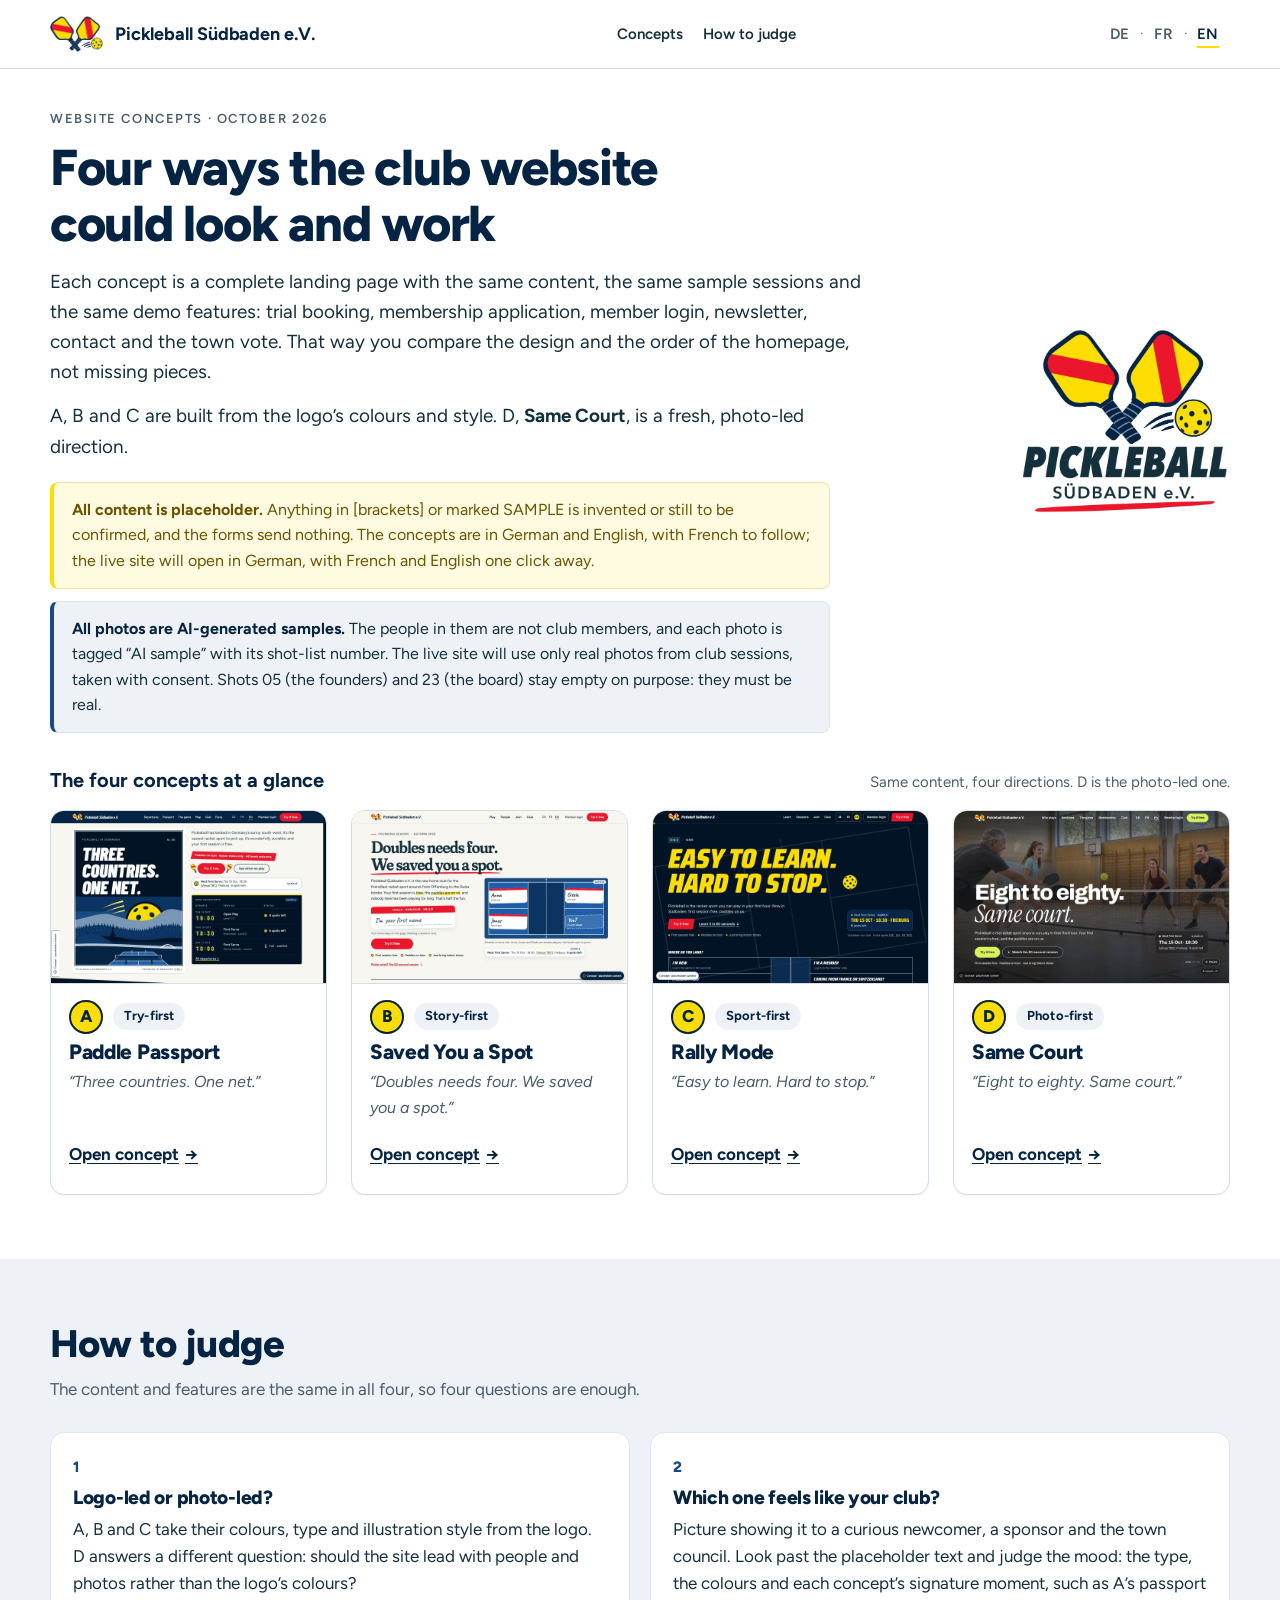
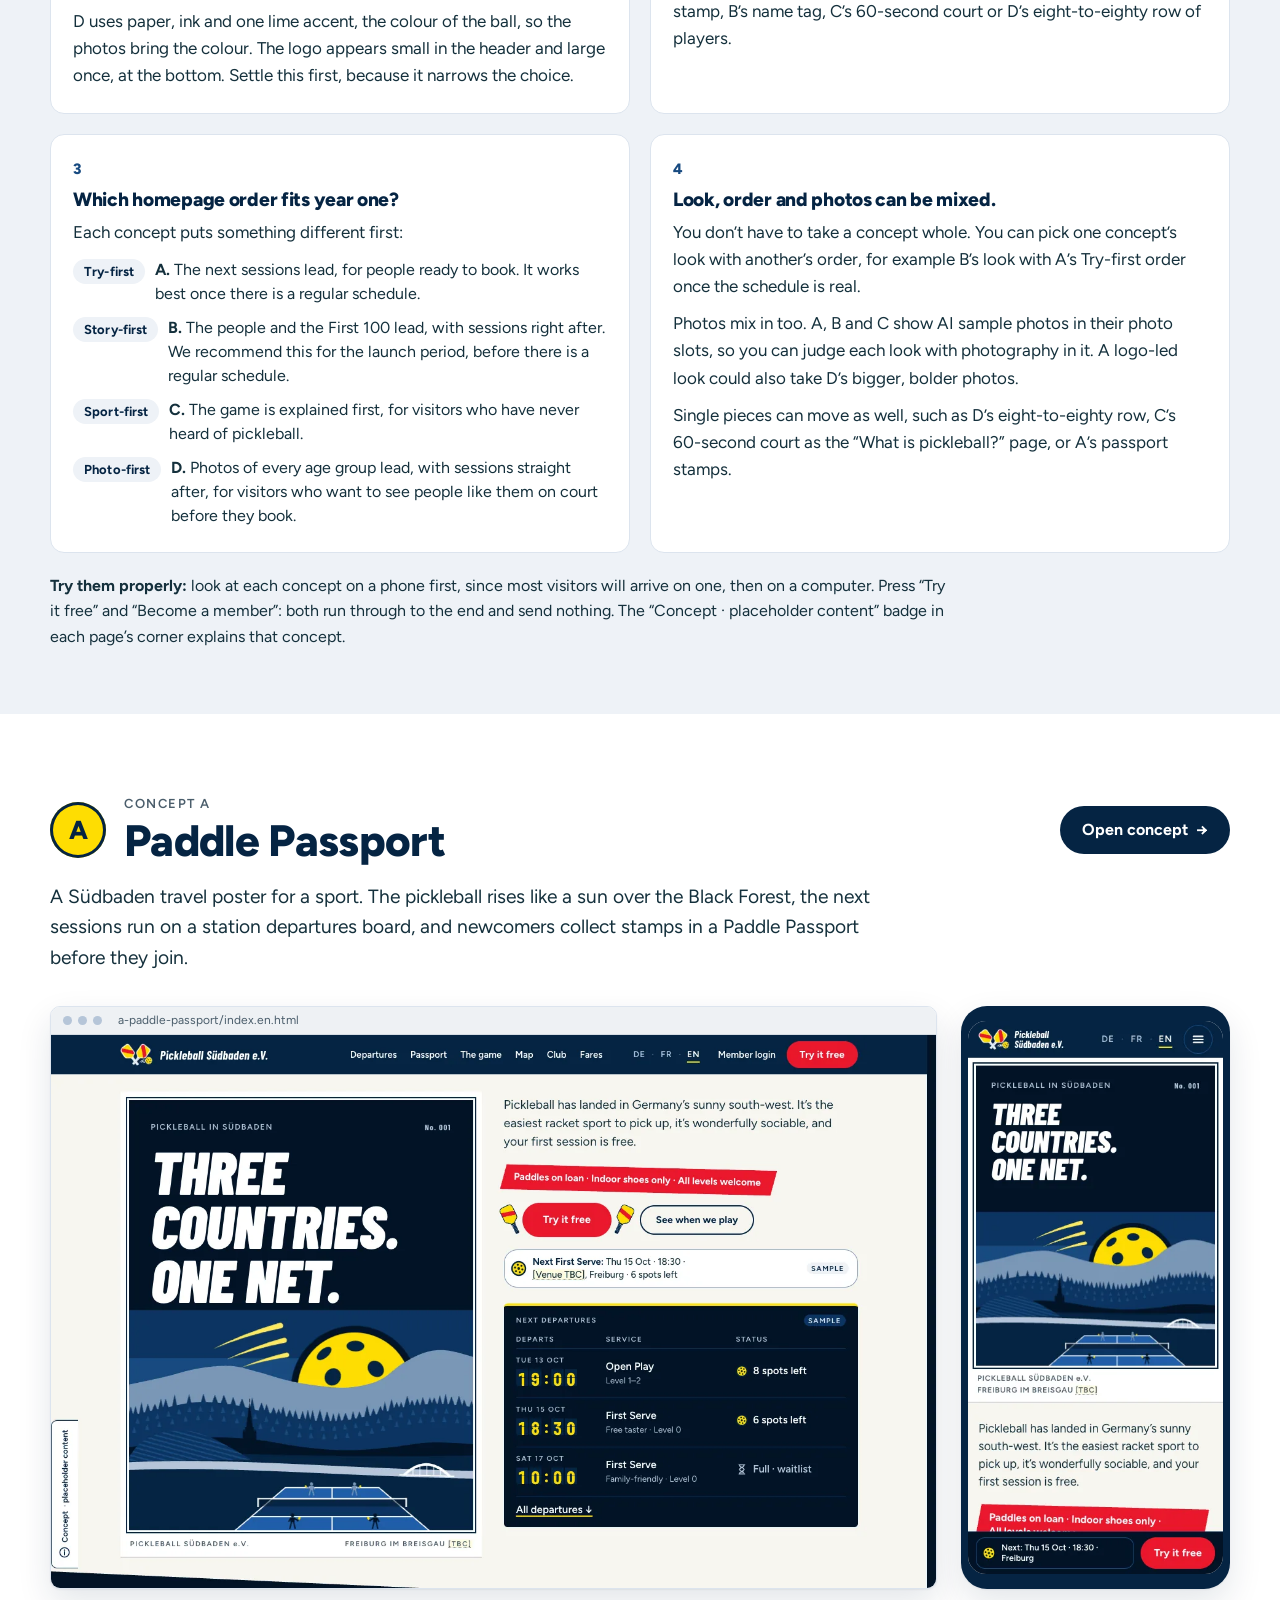
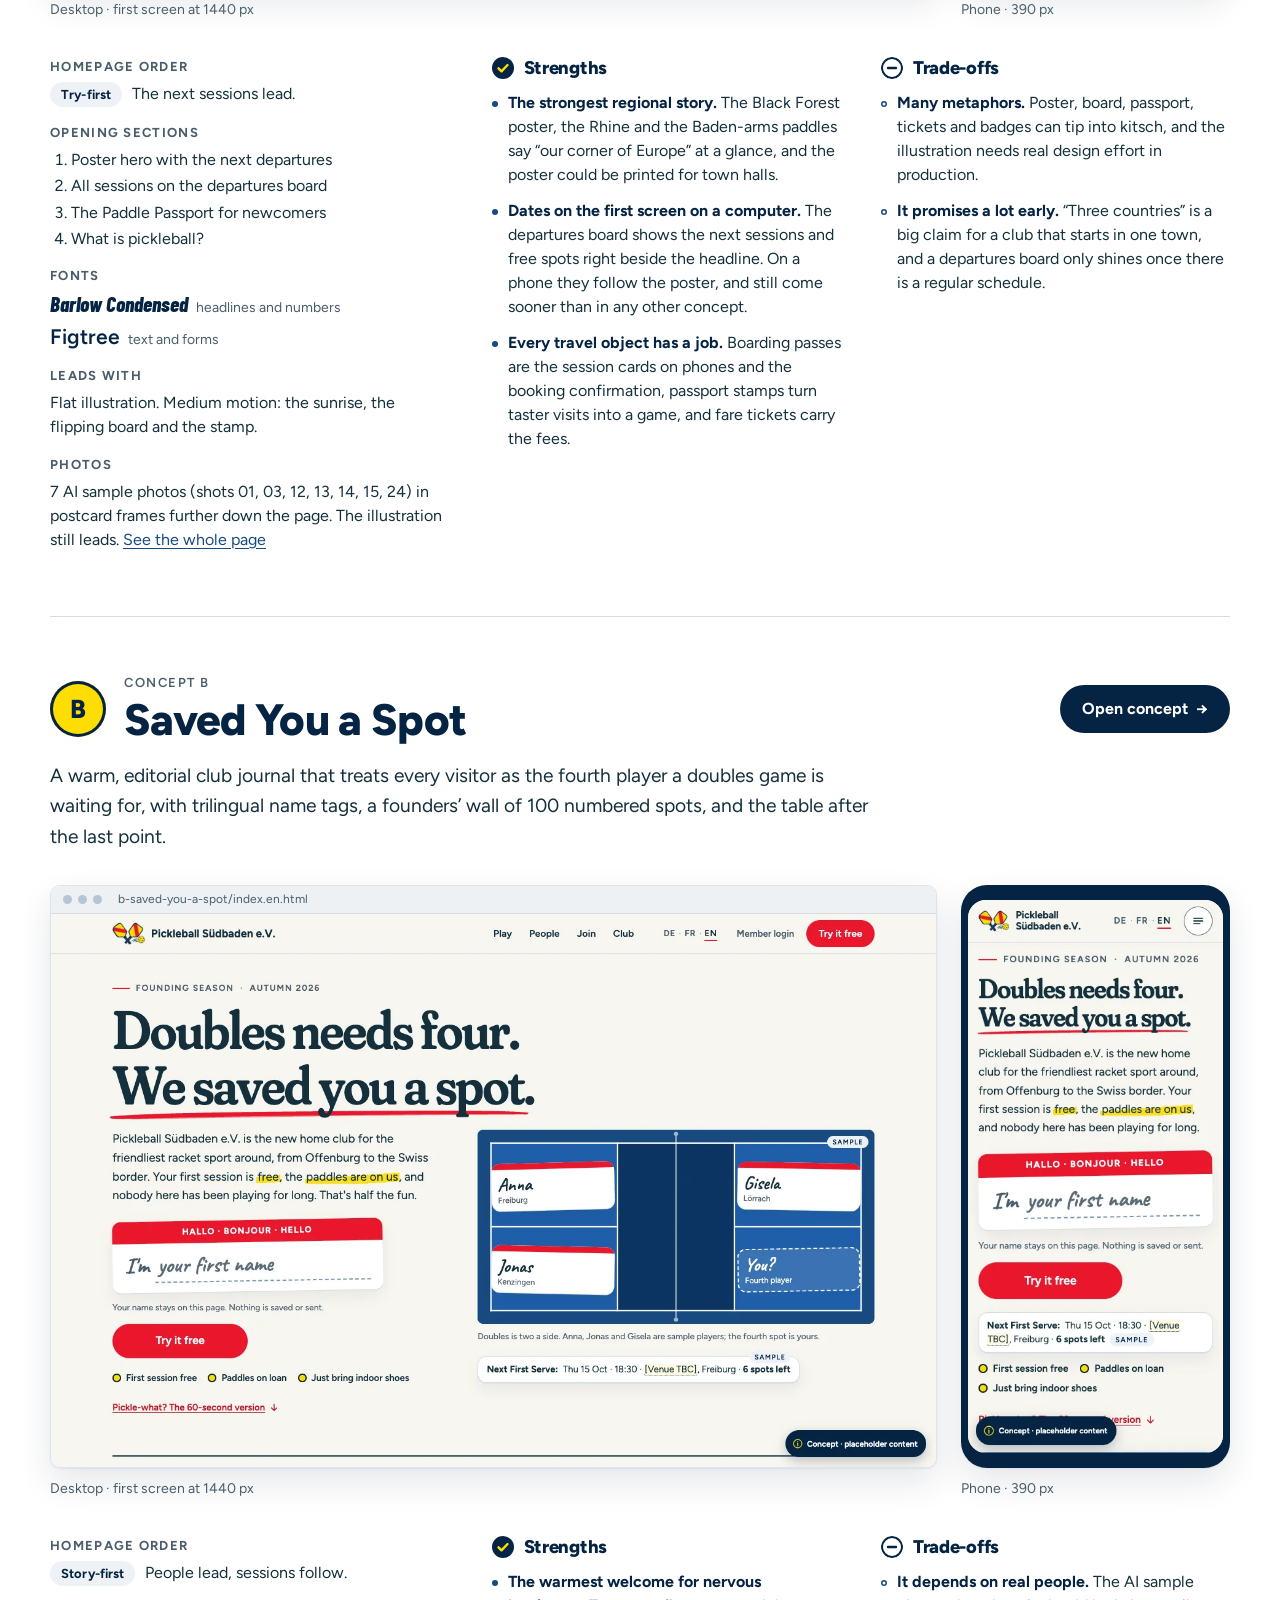
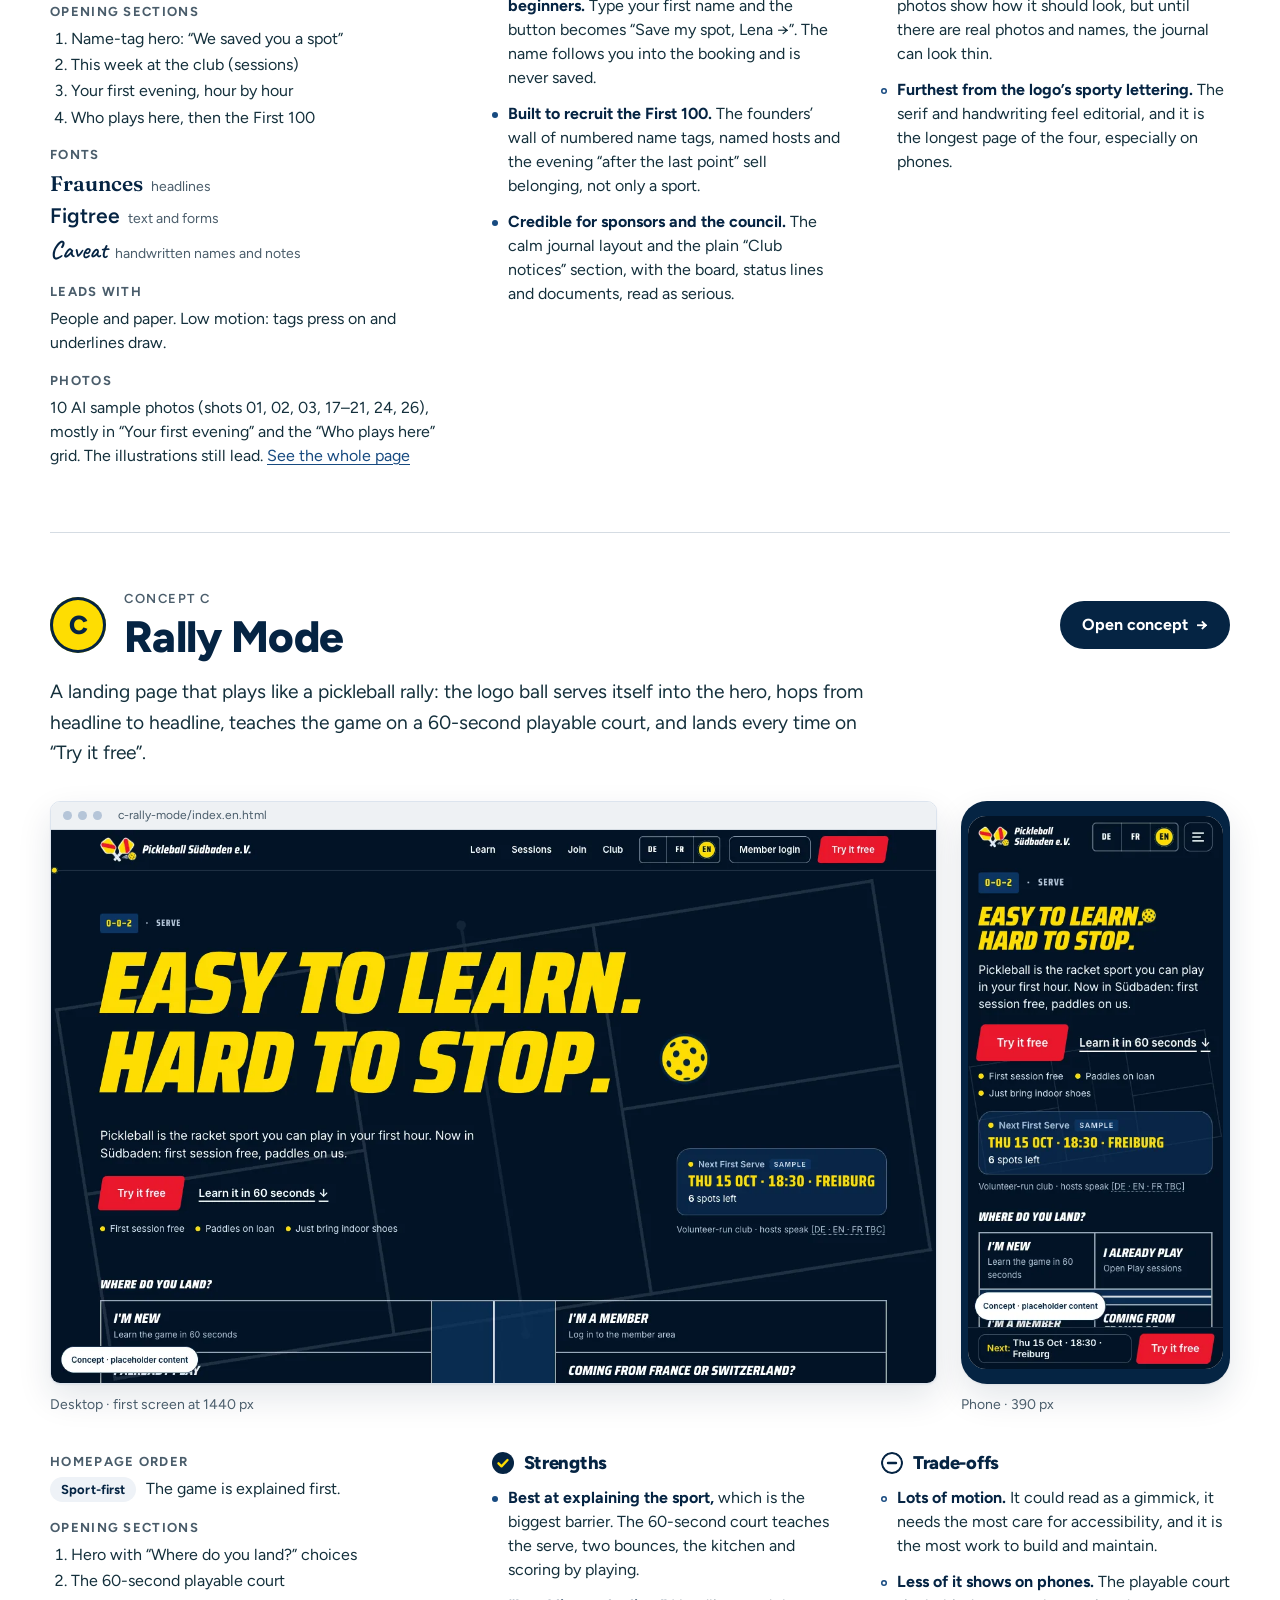
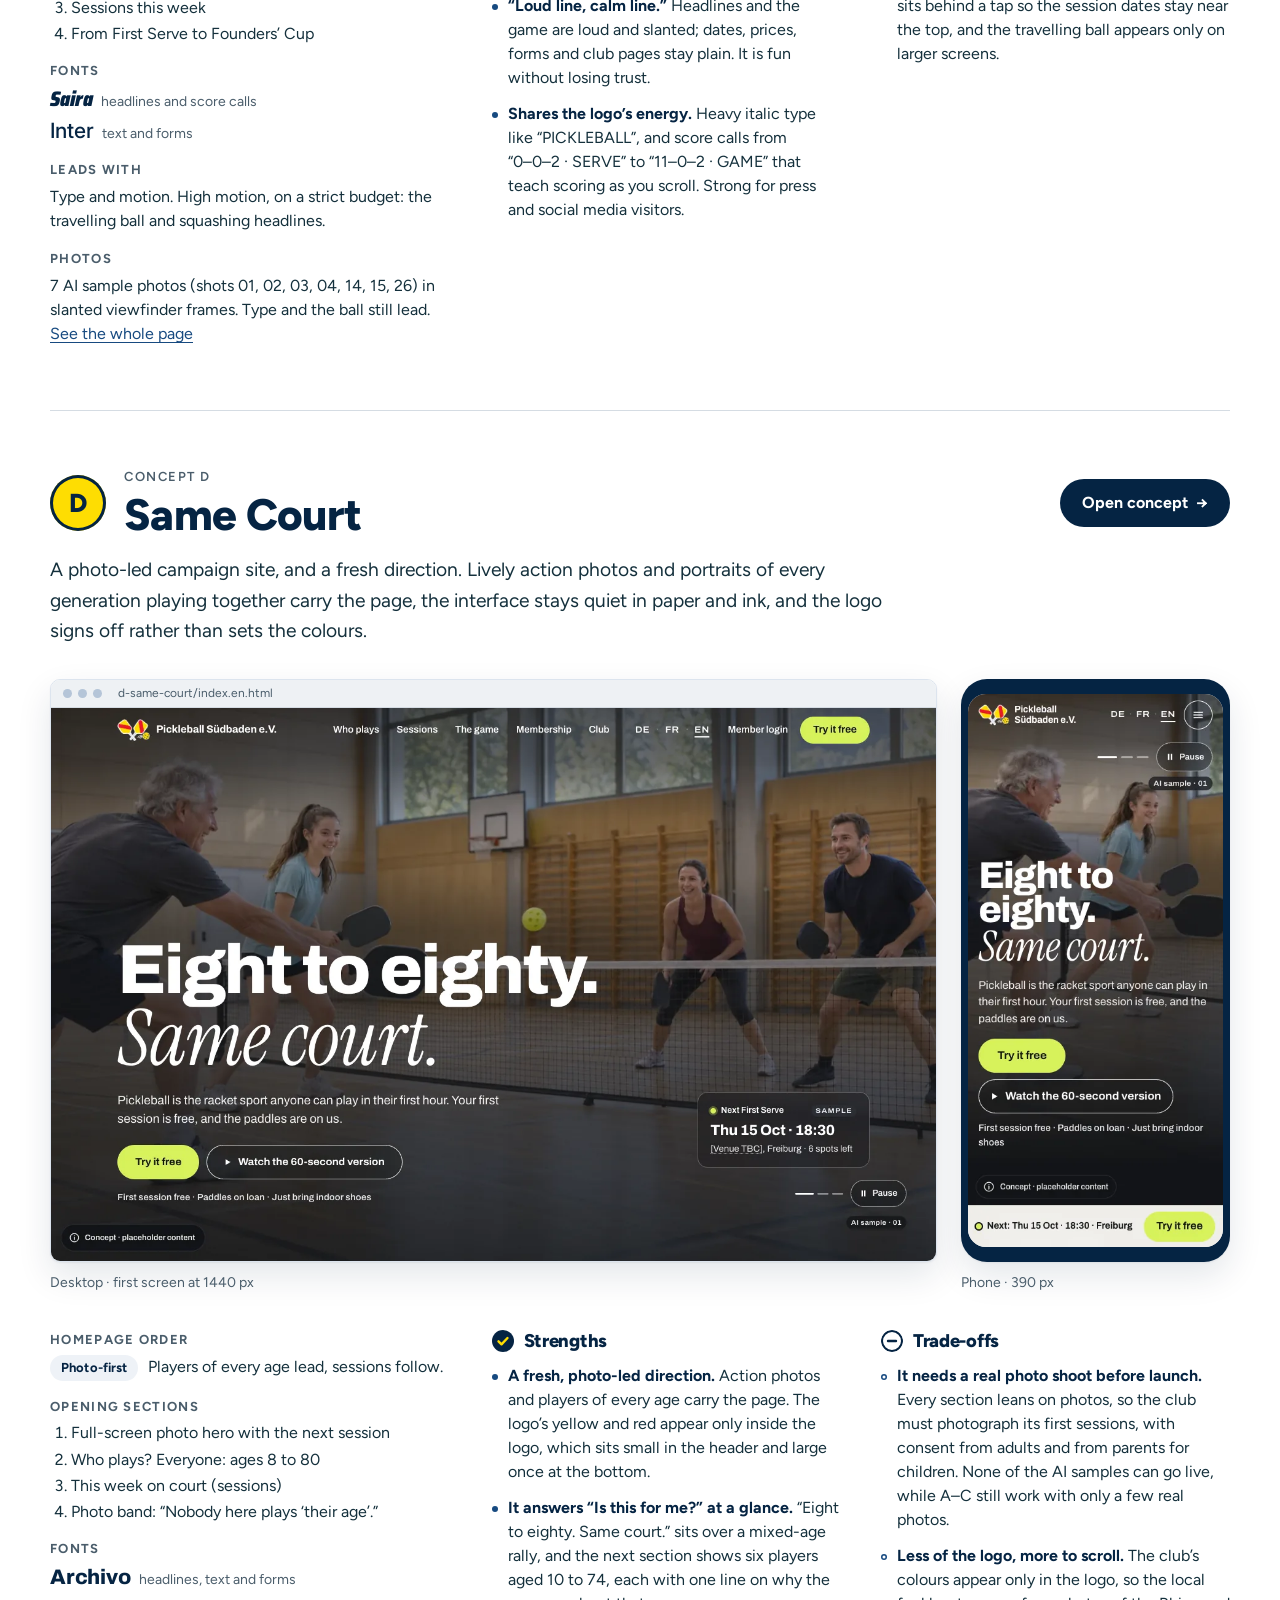
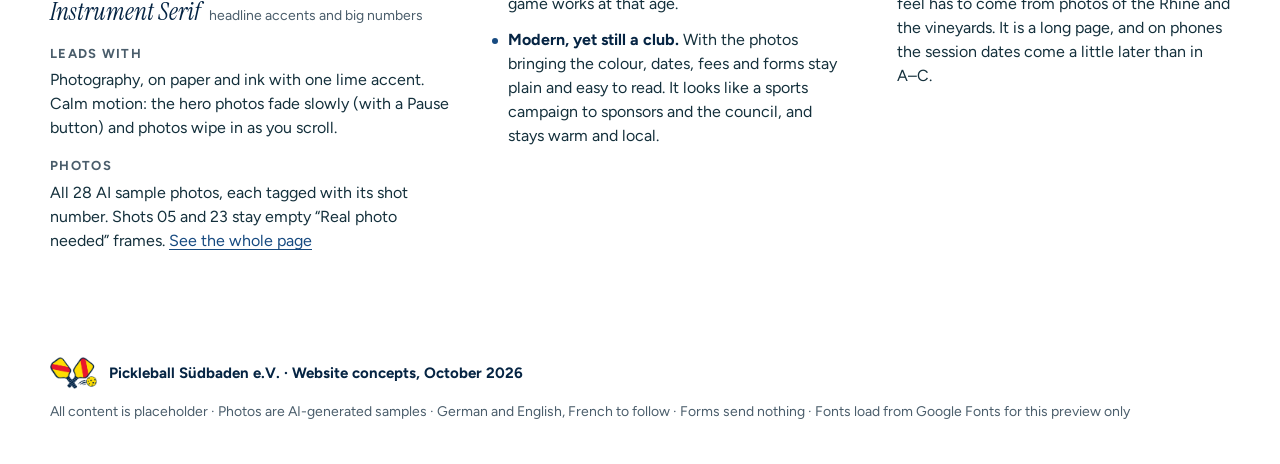
<file: concepts/index.en.html>
<!doctype html>
<html lang="en">
<head>
<meta charset="utf-8">
<meta name="viewport" content="width=device-width, initial-scale=1">
<meta name="robots" content="noindex">
<title>Pickleball Südbaden e.V. · Website concepts</title>
<meta name="description" content="Overview of four landing-page concepts for Pickleball Südbaden e.V.: Paddle Passport, Saved You a Spot, Rally Mode and the photo-led Same Court. Placeholder content and AI sample photos, in German and English.">
<link rel="alternate" hreflang="de" href="index.html">
<link rel="alternate" hreflang="en" href="index.en.html">
<link rel="alternate" hreflang="x-default" href="index.html">
<link rel="icon" href="shared/favicon.svg" type="image/svg+xml">
<link rel="icon" href="shared/favicon-32.png" sizes="32x32" type="image/png">
<link rel="apple-touch-icon" href="shared/apple-touch-icon.png">
<!-- Google Fonts for this preview only (Figtree for the page; the other families only set each concept's font names in their own type). -->
<link rel="preconnect" href="https://fonts.googleapis.com">
<link rel="preconnect" href="https://fonts.gstatic.com" crossorigin>
<link rel="stylesheet" href="https://fonts.googleapis.com/css2?family=Archivo:wght@800&family=Barlow+Condensed:ital,wght@1,800&family=Caveat:wght@600&family=Figtree:ital,wght@0,400..800;1,400..600&family=Fraunces:opsz,wght@9..144,600&family=Instrument+Serif:ital@1&family=Inter:wght@400..600&family=Saira:ital,wdth,wght@1,87.5,900&display=swap">
<style>
:root {
  --navy-950:#021427; --navy-900:#052443; --navy-800:#0C3561; --navy-700:#174A80;
  --grip-300:#7A96B6; --navy-200:#B5C5D8; --navy-100:#DCE4EE; --navy-50:#EEF2F7;
  --red-700:#C41224; --red-600:#EA162C;
  --yellow-800:#6B5300; --yellow-500:#FEDD02; --yellow-100:#FFF5B3; --yellow-50:#FFFBE0;
  --white:#FFFFFF; --mist:#EEF1F4; --line:#D5DCE3; --slate-500:#5A6B78; --slate-600:#4A5D6B; --ink:#14303C;
  --wrap:1180px; --gutter:24px;
  --shadow:0 1px 2px rgba(5,36,67,.06), 0 14px 34px rgba(5,36,67,.11);
  color-scheme: light;
}
*, *::before, *::after { box-sizing: border-box; }
html { -webkit-text-size-adjust: 100%; scroll-behavior: smooth; }
@media (prefers-reduced-motion: reduce) { html { scroll-behavior: auto; } *, *::before, *::after { transition: none !important; } }
body {
  margin: 0; background: var(--white); color: var(--ink);
  font-family: Figtree, system-ui, -apple-system, "Segoe UI", sans-serif; font-size: 17px; line-height: 1.6;
}
img { max-width: 100%; height: auto; display: block; }
a { color: var(--navy-700); text-underline-offset: .18em; }
a:hover { color: var(--navy-900); }
:focus-visible { outline: 3px solid var(--navy-900); outline-offset: 2px; border-radius: 4px; }
h1, h2, h3 { color: var(--navy-900); margin: 0; line-height: 1.12; letter-spacing: -.015em; text-wrap: balance; }
p { margin: 0; }
.wrap { max-width: calc(var(--wrap) + 2 * var(--gutter)); margin: 0 auto; padding: 0 var(--gutter); }
.nw { white-space: nowrap; }
.vh { position: absolute !important; width: 1px; height: 1px; overflow: hidden; clip: rect(0 0 0 0); clip-path: inset(50%); white-space: nowrap; }
.skip { position: absolute; left: 16px; top: -60px; z-index: 10; background: var(--navy-900); color: var(--white); padding: 10px 16px; border-radius: 8px; font-weight: 700; }
.skip:focus { top: 12px; color: var(--white); outline-color: var(--yellow-500); }
.eyebrow { font-size: 13px; font-weight: 600; letter-spacing: .12em; text-transform: uppercase; color: var(--slate-600); }

/* Header */
.top { border-bottom: 1px solid var(--line); background: var(--white); }
.top__in { display: flex; align-items: center; justify-content: space-between; gap: 8px 24px; min-height: 68px; flex-wrap: wrap; padding-top: 10px; padding-bottom: 10px; }
.brand { display: inline-flex; align-items: center; gap: 12px; color: var(--navy-900); text-decoration: none; font-weight: 700; font-size: 18px; letter-spacing: -.005em; min-height: 44px; }
.brand img { height: 36px; width: auto; }
.brand:hover { color: var(--navy-900); }
.nav { display: flex; gap: 4px 20px; flex-wrap: wrap; }
.nav a { color: var(--ink); text-decoration: none; font-weight: 600; font-size: 15px; display: inline-flex; align-items: center; min-height: 44px; }
.nav a:hover { color: var(--navy-700); text-decoration: underline; }
.lang { display: flex; align-items: center; }
.lang-btn { min-width: 44px; min-height: 44px; padding: 0 2px; display: inline-flex; align-items: center; justify-content: center; background: none; border: 0; color: var(--slate-600); font: 600 15px/1 Figtree, system-ui, sans-serif; letter-spacing: .06em; text-decoration: none; cursor: pointer; }
.lang-btn:hover { color: var(--navy-900); }
.lang-btn[aria-current="true"] { color: var(--navy-900); text-decoration: underline 2px var(--yellow-500); text-underline-offset: 7px; }
.lang-dot { color: var(--slate-500); width: 0; overflow: visible; display: inline-flex; justify-content: center; font-size: .875rem; }
.toast { position: fixed; left: 50%; bottom: 20px; transform: translateX(-50%); z-index: 20; max-width: calc(100% - 32px); margin: 0; padding: 12px 18px; border-radius: 10px; background: var(--navy-900); color: var(--white); font-size: 15px; line-height: 1.4; box-shadow: var(--shadow); opacity: 0; pointer-events: none; transition: opacity .2s; }
.toast.is-on { opacity: 1; }

/* Intro */
.intro { padding: 40px 0 64px; }
.intro__grid { display: grid; grid-template-columns: minmax(0, 1fr) auto; gap: 48px; align-items: center; }
.intro h1 { font-size: clamp(2rem, 4vw, 3.15rem); font-weight: 800; letter-spacing: -.025em; margin-top: 10px; max-width: 24ch; }
.lede { font-size: clamp(1.06rem, 1.5vw, 1.18rem); margin-top: 14px; max-width: 68ch; color: var(--ink); }
.notice { margin-top: 20px; background: var(--yellow-50); color: var(--yellow-800); border: 1px solid #F1E3A0; border-left: 4px solid var(--yellow-500); border-radius: 8px; padding: 14px 18px; max-width: 78ch; font-size: 16px; }
.notice strong { color: var(--yellow-800); }
.notice--photo { margin-top: 12px; background: var(--navy-50); color: var(--ink); border-color: var(--navy-100); border-left-color: var(--navy-700); }
.notice--photo strong { color: var(--navy-900); }
.intro__logo { width: 210px; }

.sheet-head { display: flex; align-items: baseline; justify-content: space-between; gap: 4px 12px; margin: 36px 0 16px; flex-wrap: wrap; }
.sheet-head h2 { font-size: 1.25rem; font-weight: 700; letter-spacing: 0; }
.sheet-head p { color: var(--slate-600); font-size: 15px; }
.sheet { list-style: none; margin: 0; padding: 0; display: grid; grid-template-columns: repeat(4, minmax(0, 1fr)); gap: 24px; }
.card { position: relative; background: var(--white); border: 1px solid var(--line); border-radius: 14px; overflow: hidden; display: flex; flex-direction: column; box-shadow: 0 1px 2px rgba(5,36,67,.05); transition: box-shadow .15s, border-color .15s; }
.card:hover { border-color: var(--navy-200); box-shadow: var(--shadow); }
.card__thumb { display: block; border-bottom: 1px solid var(--line); background: var(--mist); }
.card__body { padding: 16px 18px 18px; display: flex; flex-direction: column; gap: 6px; flex: 1; }
.card__top { display: flex; align-items: center; gap: 10px; }
.card h3 { font-size: 1.3rem; font-weight: 800; }
.card h3 a { color: var(--navy-900); text-decoration: none; }
.card h3 a::after { content: ""; position: absolute; inset: 0; border-radius: 14px; }
.card h3 a:focus-visible { outline: none; }
.card h3 a:focus-visible::after { outline: 3px solid var(--navy-900); outline-offset: -3px; }
.card__open { position: relative; z-index: 1; }
.card h3 a:hover { text-decoration: underline; }
.card__line { color: var(--slate-600); font-style: italic; font-size: 16px; }
.card__open { margin-top: auto; padding-top: 6px; align-self: flex-start; }
.textlink { display: inline-flex; align-items: center; gap: 6px; min-height: 44px; font-weight: 700; color: var(--navy-900); }

.letter { flex: none; display: inline-grid; place-items: center; width: 34px; height: 34px; border-radius: 50%; background: var(--yellow-500); color: var(--navy-900); font-weight: 800; font-size: 17px; box-shadow: inset 0 0 0 2px var(--navy-900); line-height: 1; }
.letter--lg { width: 56px; height: 56px; font-size: 26px; box-shadow: inset 0 0 0 3px var(--navy-900); }
.chip { display: inline-flex; align-items: center; background: var(--navy-50); color: var(--navy-900); border-radius: 999px; padding: 3px 11px; font-size: 13px; font-weight: 700; letter-spacing: .01em; white-space: nowrap; }

/* Screenshot frames */
.screen { position: relative; overflow: hidden; background: var(--mist); }
.screen img { width: 100%; height: 100%; object-fit: cover; object-position: top center; }
.screen--desk { aspect-ratio: 1440 / 900; }
.screen--phone { aspect-ratio: 390 / 844; }
.missing { display: none; position: absolute; inset: 0; padding: 10px; align-content: center; justify-items: center; gap: 4px; text-align: center; color: var(--slate-600); font-size: 14px; line-height: 1.35; background: repeating-linear-gradient(-45deg, var(--mist) 0 10px, var(--navy-50) 10px 20px); }
.missing strong { color: var(--navy-900); font-size: 15px; }
.missing code { font-size: 12px; overflow-wrap: anywhere; color: var(--slate-600); }
.is-missing img { display: none; }
.is-missing .missing { display: grid; }

/* How to judge */
.band { background: var(--navy-50); padding: 64px 0; }
.section-title { font-size: clamp(1.75rem, 3.2vw, 2.4rem); font-weight: 800; }
.section-intro { margin-top: 10px; max-width: 64ch; color: var(--slate-600); }
.judge { list-style: none; margin: 28px 0 0; padding: 0; display: grid; grid-template-columns: repeat(2, minmax(0, 1fr)); gap: 20px; counter-reset: q; }
.judge > li { background: var(--white); border-radius: 14px; padding: 22px 22px 24px; border: 1px solid var(--navy-100); counter-increment: q; }
.judge > li::before { content: counter(q); display: block; font-weight: 800; font-size: 15px; color: var(--navy-700); letter-spacing: .08em; margin-bottom: 8px; }
.judge h3 { font-size: 1.2rem; font-weight: 800; margin-bottom: 8px; }
.judge p + p { margin-top: 10px; }
.orders { list-style: none; margin: 12px 0 0; padding: 0; display: grid; gap: 10px; }
.orders li { display: grid; grid-template-columns: auto minmax(0, 1fr); gap: 2px 10px; align-items: start; font-size: 16px; line-height: 1.5; }
.orders .chip { margin-top: 1px; }
.tips { margin-top: 20px; font-size: 16px; color: var(--ink); max-width: 90ch; }

/* Concepts */
.concepts { padding: 24px 0 8px; }
.concept { padding: 56px 0 64px; border-top: 1px solid var(--line); display: grid; grid-template-columns: 1.15fr 1fr 1fr; column-gap: 40px; grid-template-areas: "head head head" "line line line" "media media media" "facts pros cons"; scroll-margin-top: 8px; }
.concept:first-child { border-top: 0; }
.concept__head { grid-area: head; display: flex; align-items: center; gap: 12px 18px; flex-wrap: wrap; }
.concept__title { flex: 1 1 260px; min-width: 0; }
.concept__title h2 { font-size: clamp(1.9rem, 3.6vw, 2.75rem); font-weight: 800; margin-top: 2px; }
.btn { display: inline-flex; align-items: center; justify-content: center; gap: 8px; min-height: 48px; padding: 10px 22px; border-radius: 999px; background: var(--navy-900); color: var(--white); font-weight: 700; font-size: 16px; text-decoration: none; white-space: nowrap; }
.btn:hover { background: var(--navy-700); color: var(--white); }
.concept__line { grid-area: line; margin-top: 16px; font-size: clamp(1.06rem, 1.5vw, 1.22rem); max-width: 70ch; }
.media { grid-area: media; display: flex; align-items: flex-end; gap: 24px; margin-top: 32px; }
.shot { margin: 0; min-width: 0; }
.shot--desk { flex: 1.6 1 2px; }
.shot--phone { flex: .462 1 14px; }
.shot figcaption { margin-top: 10px; font-size: 14px; color: var(--slate-600); }
.frame--desk { border: 1px solid var(--navy-100); border-radius: 10px; overflow: hidden; box-shadow: var(--shadow); background: var(--white); }
.frame__bar { height: 28px; display: flex; align-items: center; gap: 6px; padding: 0 12px; background: var(--mist); border-bottom: 1px solid var(--line); }
.frame__bar i { width: 9px; height: 9px; border-radius: 50%; background: var(--navy-200); }
.frame__bar span { margin-left: 10px; font-size: 12px; color: var(--slate-600); overflow: hidden; white-space: nowrap; text-overflow: ellipsis; }
.frame--phone { background: var(--navy-900); padding: 15px 7px; border-radius: 26px; box-shadow: var(--shadow); }
.frame--phone .screen { border-radius: 18px; }
.facts { grid-area: facts; }
.pros { grid-area: pros; }
.cons { grid-area: cons; }
.facts, .pros, .cons { margin-top: 36px; min-width: 0; }
.facts dl { margin: 0; display: grid; gap: 16px; }
.facts dt { font-size: 13px; font-weight: 700; letter-spacing: .1em; text-transform: uppercase; color: var(--slate-600); }
.facts dd { margin: 4px 0 0; font-size: 16px; line-height: 1.5; }
.facts dd .chip { margin-right: 6px; }
.facts ol { margin: 4px 0 0; padding-left: 1.3em; font-size: 16px; line-height: 1.45; }
.facts ol li + li { margin-top: 3px; }
.fonts { display: grid; gap: 6px; margin-top: 4px; }
.font { display: flex; align-items: baseline; flex-wrap: wrap; gap: 0 8px; }
.font b { font-size: 21px; font-weight: 400; color: var(--navy-900); line-height: 1.25; }
.font span { font-size: 14px; color: var(--slate-600); }
.f-barlow { font-family: "Barlow Condensed", sans-serif; font-style: italic; font-weight: 800 !important; }
.f-figtree { font-family: Figtree, sans-serif; font-weight: 600 !important; }
.f-fraunces { font-family: Fraunces, Georgia, serif; font-weight: 600 !important; }
.f-caveat { font-family: Caveat, cursive; font-weight: 600 !important; font-size: 25px !important; }
.f-saira { font-family: Saira, sans-serif; font-style: italic; font-weight: 900 !important; font-stretch: 87.5%; }
.f-inter { font-family: Inter, sans-serif; font-weight: 500 !important; }
.f-archivo { font-family: Archivo, sans-serif; font-weight: 800 !important; letter-spacing: -.01em; }
.f-instrument { font-family: "Instrument Serif", Georgia, serif; font-style: italic; font-size: 25px !important; }
.pros h3, .cons h3 { font-size: 1.15rem; font-weight: 800; display: flex; align-items: center; gap: 10px; }
.pros h3::before, .cons h3::before { content: ""; width: 22px; height: 22px; border-radius: 50%; flex: none; background: var(--navy-900) url("data:image/svg+xml,%3Csvg xmlns='http://www.w3.org/2000/svg' viewBox='0 0 22 22'%3E%3Cpath d='M6.5 11.3l3 3 6-6.3' fill='none' stroke='%23FEDD02' stroke-width='2.4' stroke-linecap='round' stroke-linejoin='round'/%3E%3C/svg%3E") center/22px no-repeat; }
.cons h3::before { background: var(--white) url("data:image/svg+xml,%3Csvg xmlns='http://www.w3.org/2000/svg' viewBox='0 0 22 22'%3E%3Cpath d='M7 11h8' fill='none' stroke='%23052443' stroke-width='2.4' stroke-linecap='round'/%3E%3C/svg%3E") center/22px no-repeat; box-shadow: inset 0 0 0 2px var(--navy-900); }
.pros ul, .cons ul { margin: 12px 0 0; padding: 0; list-style: none; display: grid; gap: 12px; }
.pros li, .cons li { font-size: 16px; line-height: 1.5; padding-left: 16px; position: relative; }
.pros li::before, .cons li::before { content: ""; position: absolute; left: 0; top: .62em; width: 6px; height: 6px; border-radius: 50%; background: var(--navy-700); }
.cons li::before { background: transparent; box-shadow: inset 0 0 0 1.5px var(--navy-700); }
.pros li b, .cons li b { color: var(--navy-900); }

.foot { padding: 32px 0 40px; font-size: 14px; color: var(--slate-600); }
.foot__in { display: flex; gap: 12px 24px; align-items: center; justify-content: space-between; flex-wrap: wrap; }
.foot__brand { display: flex; align-items: center; gap: 12px; color: var(--navy-900); font-weight: 700; font-size: 15px; }
.foot__brand img { height: 32px; width: auto; }

/* Four cards: two by two until there is room for a row of four */
@media (max-width: 1099px) {
  .sheet { grid-template-columns: repeat(2, minmax(0, 1fr)); }
}
/* Tablet */
@media (max-width: 1023px) {
  .concept { grid-template-columns: minmax(0, 1fr) minmax(0, 1fr); grid-template-areas: "head head" "line line" "media media" "facts pros" "facts cons"; column-gap: 32px; }
  .cons { margin-top: 28px; }
  .judge { grid-template-columns: minmax(0, 1fr); gap: 14px; }
  .intro__logo { width: 180px; }
}
@media (max-width: 860px) {
  .sheet { gap: 16px; }
  .card__body { padding: 14px 14px 16px; }
  .card h3 { font-size: 1.15rem; }
}
/* Phones */
@media (max-width: 719px) {
  :root { --gutter: 16px; }
  .intro { padding: 32px 0 44px; }
  .intro__grid { grid-template-columns: minmax(0, 1fr); }
  .intro__logo { display: none; }
  .sheet-head { margin-top: 36px; }
  .sheet { grid-template-columns: minmax(0, 1fr); gap: 12px; }
  .card { display: grid; grid-template-columns: 132px minmax(0, 1fr); }
  .card__thumb { border-bottom: 0; border-right: 1px solid var(--line); align-self: stretch; display: flex; }
  .card__thumb .screen { width: 100%; min-height: 112px; aspect-ratio: auto; }
  .card__thumb .screen img { object-position: left top; }
  .card__body { padding: 10px 12px 6px; gap: 2px; }
  .card__line { font-size: 15px; line-height: 1.4; }
  .card__open { padding-top: 0; }
  .missing { padding: 4px; font-size: 12px; }
  .card .missing code { display: none; }
  .band { padding: 44px 0; }
  .judge > li { display: block; padding: 18px 18px 20px; }
  .concept { padding: 40px 0 48px; grid-template-columns: 128px minmax(0, 1fr); column-gap: 16px; grid-template-areas: "head head" "line line" "desk desk" "phone facts" "pros pros" "cons cons"; }
  .media { display: contents; }
  .shot--desk { grid-area: desk; margin-top: 24px; }
  .shot--phone { grid-area: phone; margin-top: 24px; align-self: start; }
  .frame--phone { padding: 10px 5px; border-radius: 20px; }
  .frame--phone .screen { border-radius: 14px; }
  .facts { margin-top: 24px; }
  .facts dl { gap: 14px; }
  .facts dd, .facts ol { font-size: 15px; }
  .font b { font-size: 19px; }
  .pros, .cons { margin-top: 28px; }
  .concept__head .btn { width: 100%; }
  .frame__bar { height: 22px; padding: 0 8px; gap: 4px; }
  .frame__bar i { width: 7px; height: 7px; }
}
@media (max-width: 380px) {
  .concept { grid-template-columns: 112px minmax(0, 1fr); column-gap: 14px; }
  .card { grid-template-columns: 116px minmax(0, 1fr); }
}
</style>
</head>
<body>
<a class="skip" href="#main">Skip to content</a>

<header class="top">
  <div class="wrap top__in">
    <a class="brand" href="#main">
      <img src="shared/logo-mark.png" alt="" width="966" height="658">
      <span>Pickleball Südbaden e.V.</span>
    </a>
    <nav class="nav" aria-label="On this page">
      <a href="#concepts">Concepts</a>
      <a href="#judge">How to judge</a>
    </nav>
    <div class="lang" role="group" aria-label="Language">
      <a class="lang-btn" href="index.html" lang="de">DE<span class="vh"> Deutsch</span></a><span class="lang-dot" aria-hidden="true">·</span><button type="button" class="lang-btn" lang="fr" data-lang="fr">FR<span class="vh"> Français</span></button><span class="lang-dot" aria-hidden="true">·</span><a class="lang-btn" href="index.en.html" lang="en" aria-current="true">EN<span class="vh"> English</span></a>
    </div>
  </div>
</header>

<main id="main">
  <section class="intro" aria-labelledby="page-title">
    <div class="wrap">
      <div class="intro__grid">
        <div>
          <p class="eyebrow">Website concepts · October 2026</p>
          <h1 id="page-title">Four ways the club website could look and work</h1>
          <p class="lede">Each concept is a complete landing page with the same content, the same sample sessions and the same demo features: trial booking, membership application, member login, newsletter, contact and the town vote. That way you compare the design and the order of the homepage, not missing pieces.</p>
          <p class="lede">A, B and C are built from the logo’s colours and style. D, <b>Same Court</b>, is a fresh, photo-led direction.</p>
          <p class="notice"><strong>All content is placeholder.</strong> Anything in [brackets] or marked SAMPLE is invented or still to be confirmed, and the forms send nothing. The concepts are in German and English, with French to follow; the live site will open in German, with French and English one click away.</p>
          <p class="notice notice--photo"><strong>All photos are AI-generated samples.</strong> The people in them are not club members, and each photo is tagged “AI sample” with its shot-list number. The live site will use only real photos from club sessions, taken with consent. Shots 05 (the founders) and 23 (the board) stay empty on purpose: they must be real.</p>
        </div>
        <img class="intro__logo" src="shared/logo-transparent.png" alt="Pickleball Südbaden e.V." width="1176" height="1054">
      </div>

      <div class="sheet-head" id="concepts">
        <h2>The four concepts at a glance</h2>
        <p>Same content, four directions. D is the photo-led one.</p>
      </div>
      <ul class="sheet">
        <li class="card">
          <div class="card__thumb">
            <div class="screen screen--desk" data-shot="a-paddle-passport/preview/en/desktop-fold.webp">
              <img src="a-paddle-passport/preview/en/desktop-fold.webp" alt="" width="1440" height="900">
              <span class="missing"><strong>Preview missing</strong><code>a-paddle-passport/preview/en/desktop-fold.webp</code></span>
            </div>
          </div>
          <div class="card__body">
            <p class="card__top"><span class="letter" aria-hidden="true">A</span><span class="chip">Try-first</span></p>
            <h3><a href="#concept-a"><span class="vh">Concept A: </span>Paddle Passport</a></h3>
            <p class="card__line">“Three countries. One net.”</p>
            <p class="card__open"><a class="textlink" href="a-paddle-passport/index.en.html">Open concept <span class="vh">A: Paddle Passport</span> <span aria-hidden="true">→</span></a></p>
          </div>
        </li>
        <li class="card">
          <div class="card__thumb">
            <div class="screen screen--desk" data-shot="b-saved-you-a-spot/preview/en/desktop-fold.webp">
              <img src="b-saved-you-a-spot/preview/en/desktop-fold.webp" alt="" width="1440" height="900">
              <span class="missing"><strong>Preview missing</strong><code>b-saved-you-a-spot/preview/en/desktop-fold.webp</code></span>
            </div>
          </div>
          <div class="card__body">
            <p class="card__top"><span class="letter" aria-hidden="true">B</span><span class="chip">Story-first</span></p>
            <h3><a href="#concept-b"><span class="vh">Concept B: </span>Saved You a Spot</a></h3>
            <p class="card__line">“Doubles needs four. We saved you a spot.”</p>
            <p class="card__open"><a class="textlink" href="b-saved-you-a-spot/index.en.html">Open concept <span class="vh">B: Saved You a Spot</span> <span aria-hidden="true">→</span></a></p>
          </div>
        </li>
        <li class="card">
          <div class="card__thumb">
            <div class="screen screen--desk" data-shot="c-rally-mode/preview/en/desktop-fold.webp">
              <img src="c-rally-mode/preview/en/desktop-fold.webp" alt="" width="1440" height="900">
              <span class="missing"><strong>Preview missing</strong><code>c-rally-mode/preview/en/desktop-fold.webp</code></span>
            </div>
          </div>
          <div class="card__body">
            <p class="card__top"><span class="letter" aria-hidden="true">C</span><span class="chip">Sport-first</span></p>
            <h3><a href="#concept-c"><span class="vh">Concept C: </span>Rally Mode</a></h3>
            <p class="card__line">“Easy to learn. Hard to stop.”</p>
            <p class="card__open"><a class="textlink" href="c-rally-mode/index.en.html">Open concept <span class="vh">C: Rally Mode</span> <span aria-hidden="true">→</span></a></p>
          </div>
        </li>
        <li class="card">
          <div class="card__thumb">
            <div class="screen screen--desk" data-shot="d-same-court/preview/en/desktop-fold.webp">
              <img src="d-same-court/preview/en/desktop-fold.webp" alt="" width="1440" height="900">
              <span class="missing"><strong>Preview missing</strong><code>d-same-court/preview/en/desktop-fold.webp</code></span>
            </div>
          </div>
          <div class="card__body">
            <p class="card__top"><span class="letter" aria-hidden="true">D</span><span class="chip">Photo-first</span></p>
            <h3><a href="#concept-d"><span class="vh">Concept D: </span>Same Court</a></h3>
            <p class="card__line">“Eight to eighty. Same court.”</p>
            <p class="card__open"><a class="textlink" href="d-same-court/index.en.html">Open concept <span class="vh">D: Same Court</span> <span aria-hidden="true">→</span></a></p>
          </div>
        </li>
      </ul>
    </div>
  </section>

  <section class="band" id="judge" aria-labelledby="judge-title">
    <div class="wrap">
      <h2 class="section-title" id="judge-title">How to judge</h2>
      <p class="section-intro">The content and features are the same in all four, so four questions are enough.</p>
      <ol class="judge">
        <li>
          <h3>Logo-led or photo-led?</h3>
          <p>A, B and C take their colours, type and illustration style from the logo. D answers a different question: should the site lead with people and photos rather than the logo’s colours?</p>
          <p>D uses paper, ink and one lime accent, the colour of the ball, so the photos bring the colour. The logo appears small in the header and large once, at the bottom. Settle this first, because it narrows the choice.</p>
        </li>
        <li>
          <h3>Which one feels like your club?</h3>
          <p>Picture showing it to a curious newcomer, a sponsor and the town council. Look past the placeholder text and judge the mood: the type, the colours and each concept’s signature moment, such as A’s passport stamp, B’s name tag, C’s 60-second court or D’s eight-to-eighty row of players.</p>
        </li>
        <li>
          <h3>Which homepage order fits year one?</h3>
          <p>Each concept puts something different first:</p>
          <ul class="orders">
            <li><span class="chip">Try-first</span><span><b>A.</b> The next sessions lead, for people ready to book. It works best once there is a regular schedule.</span></li>
            <li><span class="chip">Story-first</span><span><b>B.</b> The people and the First 100 lead, with sessions right after. We recommend this for the launch period, before there is a regular schedule.</span></li>
            <li><span class="chip">Sport-first</span><span><b>C.</b> The game is explained first, for visitors who have never heard of pickleball.</span></li>
            <li><span class="chip">Photo-first</span><span><b>D.</b> Photos of every age group lead, with sessions straight after, for visitors who want to see people like them on court before they book.</span></li>
          </ul>
        </li>
        <li>
          <h3>Look, order and photos can be mixed.</h3>
          <p>You don’t have to take a concept whole. You can pick one concept’s look with another’s order, for example B’s look with A’s Try-first order once the schedule is real.</p>
          <p>Photos mix in too. A, B and C show AI sample photos in their photo slots, so you can judge each look with photography in it. A logo-led look could also take D’s bigger, bolder photos.</p>
          <p>Single pieces can move as well, such as D’s eight-to-eighty row, C’s 60-second court as the “What is pickleball?” page, or A’s passport stamps.</p>
        </li>
      </ol>
      <p class="tips"><b>Try them properly:</b> look at each concept on a phone first, since most visitors will arrive on one, then on a computer. Press “Try it free” and “Become a member”: both run through to the end and send nothing. The “Concept · placeholder content” badge in each page’s corner explains that concept.</p>
    </div>
  </section>

  <div class="concepts">
    <div class="wrap">

      <!-- Concept A -->
      <article class="concept" id="concept-a" aria-labelledby="a-title">
        <div class="concept__head">
          <span class="letter letter--lg" aria-hidden="true">A</span>
          <div class="concept__title">
            <p class="eyebrow">Concept A</p>
            <h2 id="a-title">Paddle Passport</h2>
          </div>
          <a class="btn" href="a-paddle-passport/index.en.html">Open concept <span class="vh">A: Paddle Passport</span> <span aria-hidden="true">→</span></a>
        </div>
        <p class="concept__line">A Südbaden travel poster for a sport. The pickleball rises like a sun over the Black Forest, the next sessions run on a station departures board, and newcomers collect stamps in a Paddle Passport before they join.</p>
        <div class="media">
          <figure class="shot shot--desk">
            <div class="frame--desk">
              <div class="frame__bar" aria-hidden="true"><i></i><i></i><i></i><span>a-paddle-passport/index.en.html</span></div>
              <div class="screen screen--desk" data-shot="a-paddle-passport/preview/en/desktop-fold.webp">
                <img src="a-paddle-passport/preview/en/desktop-fold.webp" width="1440" height="900" alt="Concept A on desktop: a travel poster with the headline “Three countries. One net.” and a ball rising like the sun over the Black Forest, beside the Try it free button and a departures board of the next sessions.">
                <span class="missing"><strong>Preview image missing</strong><code>a-paddle-passport/preview/en/desktop-fold.webp</code><span>Open the concept to see it live.</span></span>
              </div>
            </div>
            <figcaption>Desktop · first screen at 1440 px</figcaption>
          </figure>
          <figure class="shot shot--phone">
            <div class="frame--phone">
              <div class="screen screen--phone" data-shot="a-paddle-passport/preview/en/mobile-fold.webp">
                <img src="a-paddle-passport/preview/en/mobile-fold.webp" width="390" height="844" alt="Concept A on a phone: the poster fills the first screen, with Try it free in the bottom bar.">
                <span class="missing"><strong>Preview missing</strong><code>a-paddle-passport/preview/en/mobile-fold.webp</code></span>
              </div>
            </div>
            <figcaption>Phone · 390 px</figcaption>
          </figure>
        </div>
        <div class="facts">
          <dl>
            <div>
              <dt>Homepage order</dt>
              <dd><span class="chip">Try-first</span> The next sessions lead.</dd>
            </div>
            <div>
              <dt>Opening sections</dt>
              <dd><ol>
                <li>Poster hero with the next departures</li>
                <li>All sessions on the departures board</li>
                <li>The Paddle Passport for newcomers</li>
                <li>What is pickleball?</li>
              </ol></dd>
            </div>
            <div>
              <dt>Fonts</dt>
              <dd class="fonts">
                <span class="font"><b class="f-barlow">Barlow Condensed</b><span>headlines and numbers</span></span>
                <span class="font"><b class="f-figtree">Figtree</b><span>text and forms</span></span>
              </dd>
            </div>
            <div>
              <dt>Leads with</dt>
              <dd>Flat illustration. Medium motion: the sunrise, the flipping board and the stamp.</dd>
            </div>
            <div>
              <dt>Photos</dt>
              <dd>7 AI sample photos (shots 01, 03, 12, 13, 14, 15, 24) in postcard frames further down the page. The illustration still leads. <a href="a-paddle-passport/preview/en/page-overview-desktop.webp">See the whole page<span class="vh"> of Concept A</span></a></dd>
            </div>
          </dl>
        </div>
        <div class="pros">
          <h3>Strengths</h3>
          <ul>
            <li><b>The strongest regional story.</b> The Black Forest poster, the Rhine and the Baden-arms paddles say “our corner of Europe” at a glance, and the poster could be printed for town halls.</li>
            <li><b>Dates on the first screen on a computer.</b> The departures board shows the next sessions and free spots right beside the headline. On a phone they follow the poster, and still come sooner than in any other concept.</li>
            <li><b>Every travel object has a job.</b> Boarding passes are the session cards on phones and the booking confirmation, passport stamps turn taster visits into a game, and fare tickets carry the fees.</li>
          </ul>
        </div>
        <div class="cons">
          <h3>Trade-offs</h3>
          <ul>
            <li><b>Many metaphors.</b> Poster, board, passport, tickets and badges can tip into kitsch, and the illustration needs real design effort in production.</li>
            <li><b>It promises a lot early.</b> “Three countries” is a big claim for a club that starts in one town, and a departures board only shines once there is a regular schedule.</li>
          </ul>
        </div>
      </article>

      <!-- Concept B -->
      <article class="concept" id="concept-b" aria-labelledby="b-title">
        <div class="concept__head">
          <span class="letter letter--lg" aria-hidden="true">B</span>
          <div class="concept__title">
            <p class="eyebrow">Concept B</p>
            <h2 id="b-title">Saved You a Spot</h2>
          </div>
          <a class="btn" href="b-saved-you-a-spot/index.en.html">Open concept <span class="vh">B: Saved You a Spot</span> <span aria-hidden="true">→</span></a>
        </div>
        <p class="concept__line">A warm, editorial club journal that treats every visitor as the fourth player a doubles game is waiting for, with trilingual name tags, a founders’ wall of 100 numbered spots, and the table after the last point.</p>
        <div class="media">
          <figure class="shot shot--desk">
            <div class="frame--desk">
              <div class="frame__bar" aria-hidden="true"><i></i><i></i><i></i><span>b-saved-you-a-spot/index.en.html</span></div>
              <div class="screen screen--desk" data-shot="b-saved-you-a-spot/preview/en/desktop-fold.webp">
                <img src="b-saved-you-a-spot/preview/en/desktop-fold.webp" width="1440" height="900" alt="Concept B on desktop: the serif headline “Doubles needs four. We saved you a spot.”, a name tag to type your first name into, and a court with three sample players’ name tags and an empty fourth spot.">
                <span class="missing"><strong>Preview image missing</strong><code>b-saved-you-a-spot/preview/en/desktop-fold.webp</code><span>Open the concept to see it live.</span></span>
              </div>
            </div>
            <figcaption>Desktop · first screen at 1440 px</figcaption>
          </figure>
          <figure class="shot shot--phone">
            <div class="frame--phone">
              <div class="screen screen--phone" data-shot="b-saved-you-a-spot/preview/en/mobile-fold.webp">
                <img src="b-saved-you-a-spot/preview/en/mobile-fold.webp" width="390" height="844" alt="Concept B on a phone: the headline, the name tag and the Try it free button on the first screen.">
                <span class="missing"><strong>Preview missing</strong><code>b-saved-you-a-spot/preview/en/mobile-fold.webp</code></span>
              </div>
            </div>
            <figcaption>Phone · 390 px</figcaption>
          </figure>
        </div>
        <div class="facts">
          <dl>
            <div>
              <dt>Homepage order</dt>
              <dd><span class="chip">Story-first</span> People lead, sessions follow.</dd>
            </div>
            <div>
              <dt>Opening sections</dt>
              <dd><ol>
                <li>Name-tag hero: “We saved you a spot”</li>
                <li>This week at the club (sessions)</li>
                <li>Your first evening, hour by hour</li>
                <li>Who plays here, then the First 100</li>
              </ol></dd>
            </div>
            <div>
              <dt>Fonts</dt>
              <dd class="fonts">
                <span class="font"><b class="f-fraunces">Fraunces</b><span>headlines</span></span>
                <span class="font"><b class="f-figtree">Figtree</b><span>text and forms</span></span>
                <span class="font"><b class="f-caveat">Caveat</b><span>handwritten names and notes</span></span>
              </dd>
            </div>
            <div>
              <dt>Leads with</dt>
              <dd>People and paper. Low motion: tags press on and underlines draw.</dd>
            </div>
            <div>
              <dt>Photos</dt>
              <dd>10 AI sample photos (shots 01, 02, 03, 17–21, 24, 26), mostly in “Your first evening” and the “Who plays here” grid. The illustrations still lead. <a href="b-saved-you-a-spot/preview/en/page-overview-desktop.webp">See the whole page<span class="vh"> of Concept B</span></a></dd>
            </div>
          </dl>
        </div>
        <div class="pros">
          <h3>Strengths</h3>
          <ul>
            <li><b>The warmest welcome for nervous beginners.</b> Type your first name and the button becomes “Save my spot, Lena →”. The name follows you into the booking and is never saved.</li>
            <li><b>Built to recruit the First 100.</b> The founders’ wall of numbered name tags, named hosts and the evening “after the last point” sell belonging, not only a sport.</li>
            <li><b>Credible for sponsors and the council.</b> The calm journal layout and the plain “Club notices” section, with the board, status lines and documents, read as serious.</li>
          </ul>
        </div>
        <div class="cons">
          <h3>Trade-offs</h3>
          <ul>
            <li><b>It depends on real people.</b> The AI sample photos show how it should look, but until there are real photos and names, the journal can look thin.</li>
            <li><b>Furthest from the logo’s sporty lettering.</b> The serif and handwriting feel editorial, and it is the longest page of the four, especially on phones.</li>
          </ul>
        </div>
      </article>

      <!-- Concept C -->
      <article class="concept" id="concept-c" aria-labelledby="c-title">
        <div class="concept__head">
          <span class="letter letter--lg" aria-hidden="true">C</span>
          <div class="concept__title">
            <p class="eyebrow">Concept C</p>
            <h2 id="c-title">Rally Mode</h2>
          </div>
          <a class="btn" href="c-rally-mode/index.en.html">Open concept <span class="vh">C: Rally Mode</span> <span aria-hidden="true">→</span></a>
        </div>
        <p class="concept__line">A landing page that plays like a pickleball rally: the logo ball serves itself into the hero, hops from headline to headline, teaches the game on a 60-second playable court, and lands every time on “Try it free”.</p>
        <div class="media">
          <figure class="shot shot--desk">
            <div class="frame--desk">
              <div class="frame__bar" aria-hidden="true"><i></i><i></i><i></i><span>c-rally-mode/index.en.html</span></div>
              <div class="screen screen--desk" data-shot="c-rally-mode/preview/en/desktop-fold.webp">
                <img src="c-rally-mode/preview/en/desktop-fold.webp" width="1440" height="900" alt="Concept C on desktop: the yellow italic headline “Easy to learn. Hard to stop.” on a dark navy court, with the logo ball beside it, the Try it free button and the next session.">
                <span class="missing"><strong>Preview image missing</strong><code>c-rally-mode/preview/en/desktop-fold.webp</code><span>Open the concept to see it live.</span></span>
              </div>
            </div>
            <figcaption>Desktop · first screen at 1440 px</figcaption>
          </figure>
          <figure class="shot shot--phone">
            <div class="frame--phone">
              <div class="screen screen--phone" data-shot="c-rally-mode/preview/en/mobile-fold.webp">
                <img src="c-rally-mode/preview/en/mobile-fold.webp" width="390" height="844" alt="Concept C on a phone: the headline, Try it free, the next session and the start of the “Where do you land?” choices.">
                <span class="missing"><strong>Preview missing</strong><code>c-rally-mode/preview/en/mobile-fold.webp</code></span>
              </div>
            </div>
            <figcaption>Phone · 390 px</figcaption>
          </figure>
        </div>
        <div class="facts">
          <dl>
            <div>
              <dt>Homepage order</dt>
              <dd><span class="chip">Sport-first</span> The game is explained first.</dd>
            </div>
            <div>
              <dt>Opening sections</dt>
              <dd><ol>
                <li>Hero with “Where do you land?” choices</li>
                <li>The 60-second playable court</li>
                <li>Sessions this week</li>
                <li>From First Serve to Founders’ Cup</li>
              </ol></dd>
            </div>
            <div>
              <dt>Fonts</dt>
              <dd class="fonts">
                <span class="font"><b class="f-saira">Saira</b><span>headlines and score calls</span></span>
                <span class="font"><b class="f-inter">Inter</b><span>text and forms</span></span>
              </dd>
            </div>
            <div>
              <dt>Leads with</dt>
              <dd>Type and motion. High motion, on a strict budget: the travelling ball and squashing headlines.</dd>
            </div>
            <div>
              <dt>Photos</dt>
              <dd>7 AI sample photos (shots 01, 02, 03, 04, 14, 15, 26) in slanted viewfinder frames. Type and the ball still lead. <a href="c-rally-mode/preview/en/page-overview-desktop.webp">See the whole page<span class="vh"> of Concept C</span></a></dd>
            </div>
          </dl>
        </div>
        <div class="pros">
          <h3>Strengths</h3>
          <ul>
            <li><b>Best at explaining the sport,</b> which is the biggest barrier. The 60-second court teaches the serve, two bounces, the kitchen and scoring by playing.</li>
            <li><b>“Loud line, calm line.”</b> Headlines and the game are loud and slanted; dates, prices, forms and club pages stay plain. It is fun without losing trust.</li>
            <li><b>Shares the logo’s energy.</b> Heavy italic type like “PICKLEBALL”, and score calls from <span class="nw">“0–0–2 · SERVE”</span> to <span class="nw">“11–0–2 · GAME”</span> that teach scoring as you scroll. Strong for press and social media visitors.</li>
          </ul>
        </div>
        <div class="cons">
          <h3>Trade-offs</h3>
          <ul>
            <li><b>Lots of motion.</b> It could read as a gimmick, it needs the most care for accessibility, and it is the most work to build and maintain.</li>
            <li><b>Less of it shows on phones.</b> The playable court sits behind a tap so the session dates stay near the top, and the travelling ball appears only on larger screens.</li>
          </ul>
        </div>
      </article>

      <!-- Concept D -->
      <article class="concept" id="concept-d" aria-labelledby="d-title">
        <div class="concept__head">
          <span class="letter letter--lg" aria-hidden="true">D</span>
          <div class="concept__title">
            <p class="eyebrow">Concept D</p>
            <h2 id="d-title">Same Court</h2>
          </div>
          <a class="btn" href="d-same-court/index.en.html">Open concept <span class="vh">D: Same Court</span> <span aria-hidden="true">→</span></a>
        </div>
        <p class="concept__line">A photo-led campaign site, and a fresh direction. Lively action photos and portraits of every generation playing together carry the page, the interface stays quiet in paper and ink, and the logo signs off rather than sets the colours.</p>
        <div class="media">
          <figure class="shot shot--desk">
            <div class="frame--desk">
              <div class="frame__bar" aria-hidden="true"><i></i><i></i><i></i><span>d-same-court/index.en.html</span></div>
              <div class="screen screen--desk" data-shot="d-same-court/preview/en/desktop-fold.webp">
                <img src="d-same-court/preview/en/desktop-fold.webp" width="1440" height="900" alt="Concept D on desktop: a full-screen photo of four players of different ages in a doubles rally in a sports hall, with the headline “Eight to eighty. Same court.”, a lime Try it free button and a frosted card with the next First Serve session.">
                <span class="missing"><strong>Preview image missing</strong><code>d-same-court/preview/en/desktop-fold.webp</code><span>Open the concept to see it live.</span></span>
              </div>
            </div>
            <figcaption>Desktop · first screen at 1440 px</figcaption>
          </figure>
          <figure class="shot shot--phone">
            <div class="frame--phone">
              <div class="screen screen--phone" data-shot="d-same-court/preview/en/mobile-fold.webp">
                <img src="d-same-court/preview/en/mobile-fold.webp" width="390" height="844" alt="Concept D on a phone: the rally photo fills the first screen behind the headline and Try it free, with the next session in the bottom bar.">
                <span class="missing"><strong>Preview missing</strong><code>d-same-court/preview/en/mobile-fold.webp</code></span>
              </div>
            </div>
            <figcaption>Phone · 390 px</figcaption>
          </figure>
        </div>
        <div class="facts">
          <dl>
            <div>
              <dt>Homepage order</dt>
              <dd><span class="chip">Photo-first</span> Players of every age lead, sessions follow.</dd>
            </div>
            <div>
              <dt>Opening sections</dt>
              <dd><ol>
                <li>Full-screen photo hero with the next session</li>
                <li>Who plays? Everyone: ages 8 to 80</li>
                <li>This week on court (sessions)</li>
                <li>Photo band: “Nobody here plays ‘their age’.”</li>
              </ol></dd>
            </div>
            <div>
              <dt>Fonts</dt>
              <dd class="fonts">
                <span class="font"><b class="f-archivo">Archivo</b><span>headlines, text and forms</span></span>
                <span class="font"><b class="f-instrument">Instrument Serif</b><span>headline accents and big numbers</span></span>
              </dd>
            </div>
            <div>
              <dt>Leads with</dt>
              <dd>Photography, on paper and ink with one lime accent. Calm motion: the hero photos fade slowly (with a Pause button) and photos wipe in as you scroll.</dd>
            </div>
            <div>
              <dt>Photos</dt>
              <dd>All 28 AI sample photos, each tagged with its shot number. Shots 05 and 23 stay empty “Real photo needed” frames. <a href="d-same-court/preview/en/page-overview-desktop.webp">See the whole page<span class="vh"> of Concept D</span></a></dd>
            </div>
          </dl>
        </div>
        <div class="pros">
          <h3>Strengths</h3>
          <ul>
            <li><b>A fresh, photo-led direction.</b> Action photos and players of every age carry the page. The logo’s yellow and red appear only inside the logo, which sits small in the header and large once at the bottom.</li>
            <li><b>It answers “Is this for me?” at a glance.</b> “Eight to eighty. Same court.” sits over a mixed-age rally, and the next section shows six players aged 10 to 74, each with one line on why the game works at that age.</li>
            <li><b>Modern, yet still a club.</b> With the photos bringing the colour, dates, fees and forms stay plain and easy to read. It looks like a sports campaign to sponsors and the council, and stays warm and local.</li>
          </ul>
        </div>
        <div class="cons">
          <h3>Trade-offs</h3>
          <ul>
            <li><b>It needs a real photo shoot before launch.</b> Every section leans on photos, so the club must photograph its first sessions, with consent from adults and from parents for children. None of the AI samples can go live, while <span class="nw">A–C</span> still work with only a few real photos.</li>
            <li><b>Less of the logo, more to scroll.</b> The club’s colours appear only in the logo, so the local feel has to come from photos of the Rhine and the vineyards. It is a long page, and on phones the session dates come a little later than in <span class="nw">A–C</span>.</li>
          </ul>
        </div>
      </article>

    </div>
  </div>

</main>

<footer class="foot">
  <div class="wrap foot__in">
    <span class="foot__brand"><img src="shared/logo-mark.png" alt="" width="966" height="658">Pickleball Südbaden e.V. · Website concepts, October 2026</span>
    <span>All content is placeholder · Photos are AI-generated samples · German and English, French to follow · Forms send nothing · Fonts load from Google Fonts for this preview only</span>
  </div>
</footer>

<p class="toast" id="toast" role="status" aria-live="polite"></p>
<script>
/* Page strings by language. The page language comes from <html lang>; anything else falls back to German. */
const STRINGS = {
  en: {
    frNotice: 'The French version is coming soon.'
  },
  de: {
    frNotice: 'The French version is coming soon.'
  }
};
const T = STRINGS[document.documentElement.lang] || STRINGS.de;

(function () {
  'use strict';

  /* If a preview screenshot is missing, show a labelled placeholder instead of a broken image. */
  var shots = document.querySelectorAll('[data-shot] img');
  function missing(img) { img.parentNode.classList.add('is-missing'); }
  for (var i = 0; i < shots.length; i++) {
    var img = shots[i];
    if (img.complete && img.naturalWidth === 0) missing(img);
    else img.addEventListener('error', function () { missing(this); });
  }

  /* French is a stub: its button shows a short notice in the page language. */
  var toast = document.getElementById('toast');
  var timer = 0;
  var frButtons = document.querySelectorAll('[data-lang="fr"]');
  for (var j = 0; j < frButtons.length; j++) {
    frButtons[j].addEventListener('click', function () {
      toast.textContent = T.frNotice;
      toast.classList.add('is-on');
      clearTimeout(timer);
      timer = setTimeout(function () { toast.classList.remove('is-on'); }, 4000);
    });
  }
})();
</script>
</body>
</html>
</file>
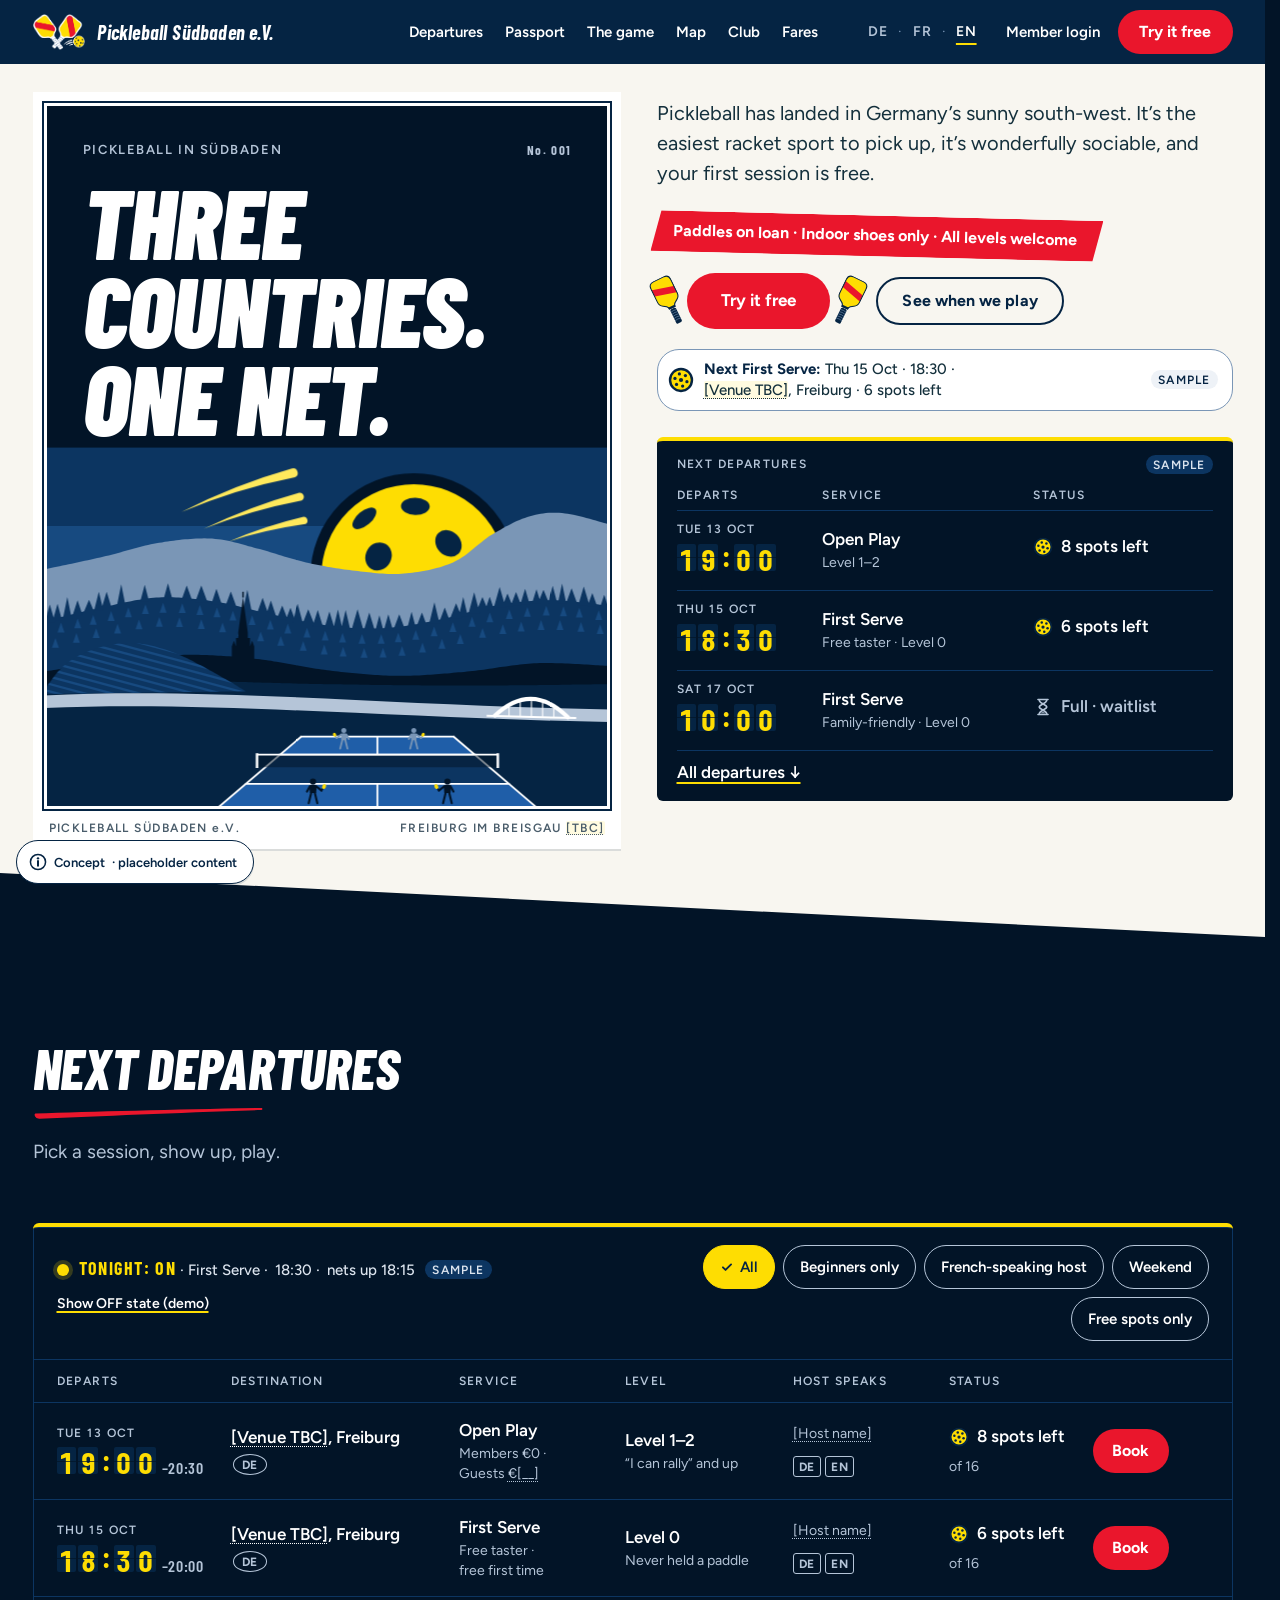
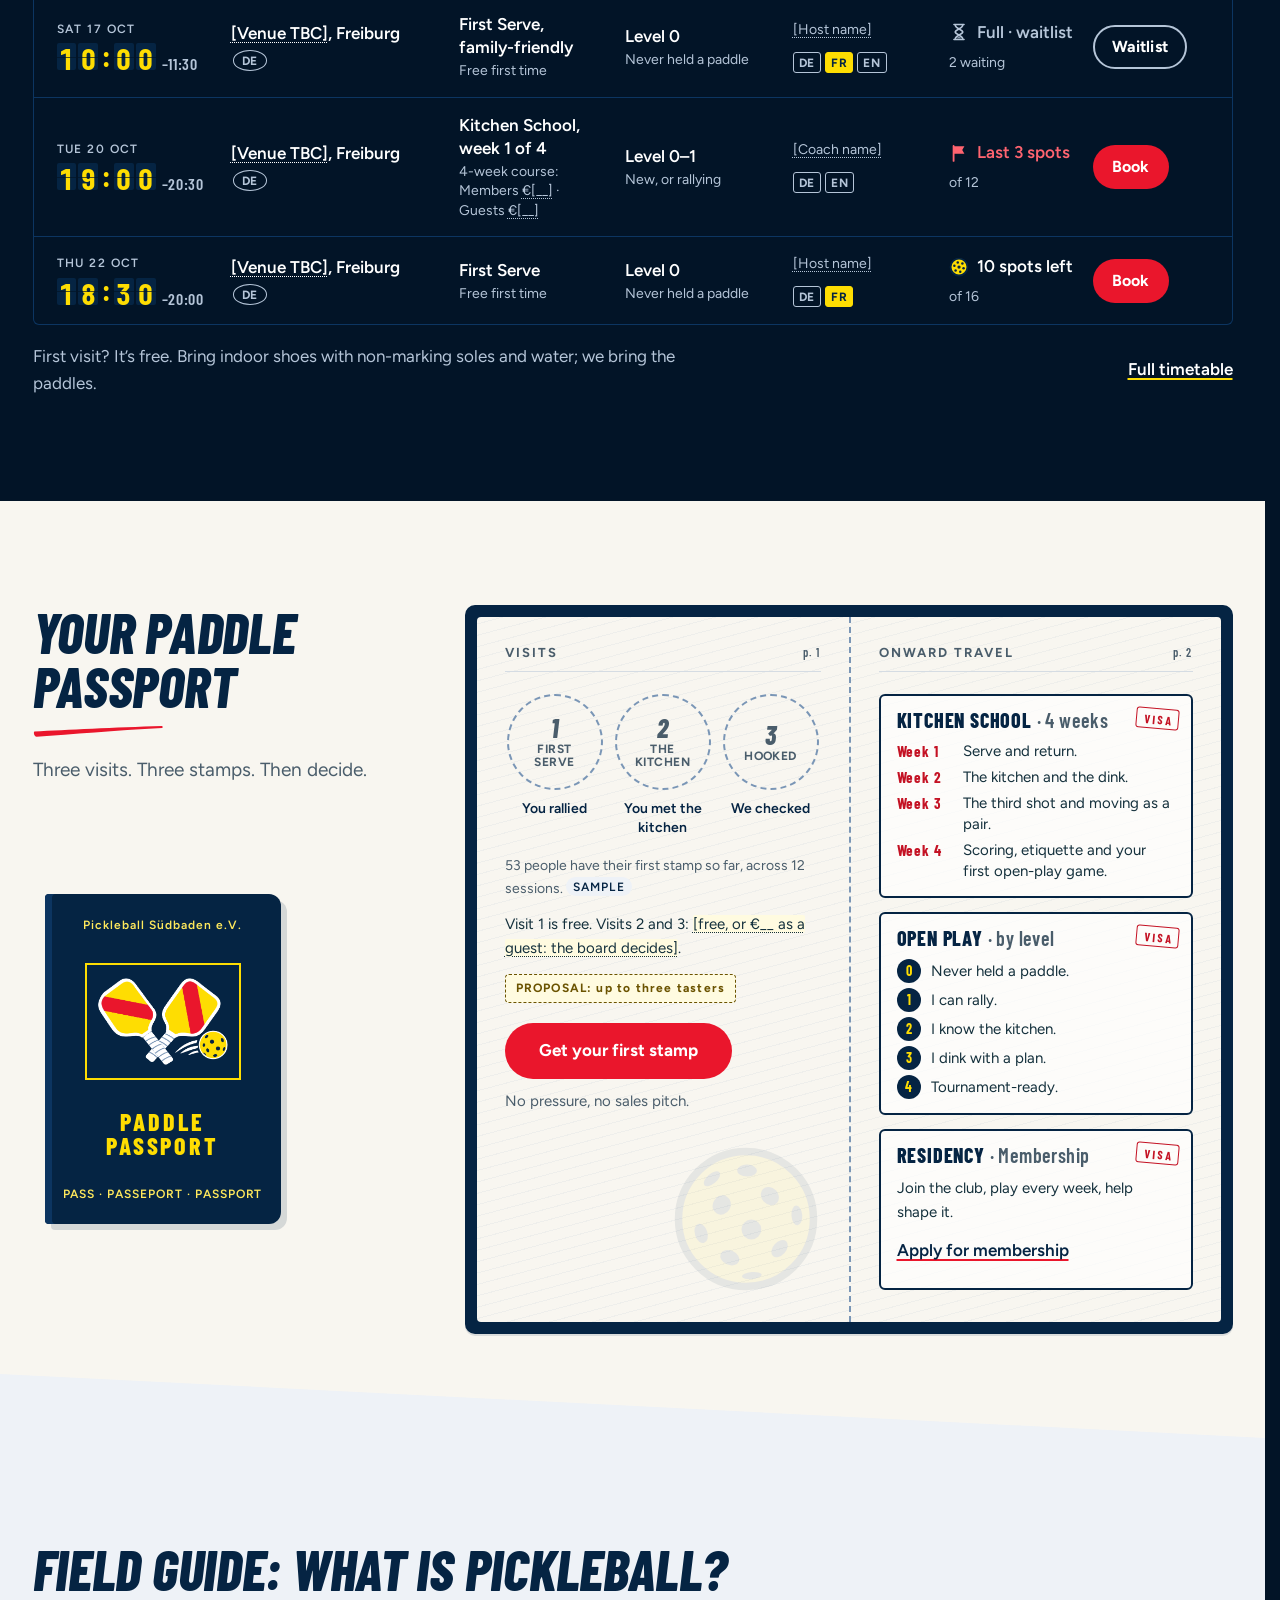
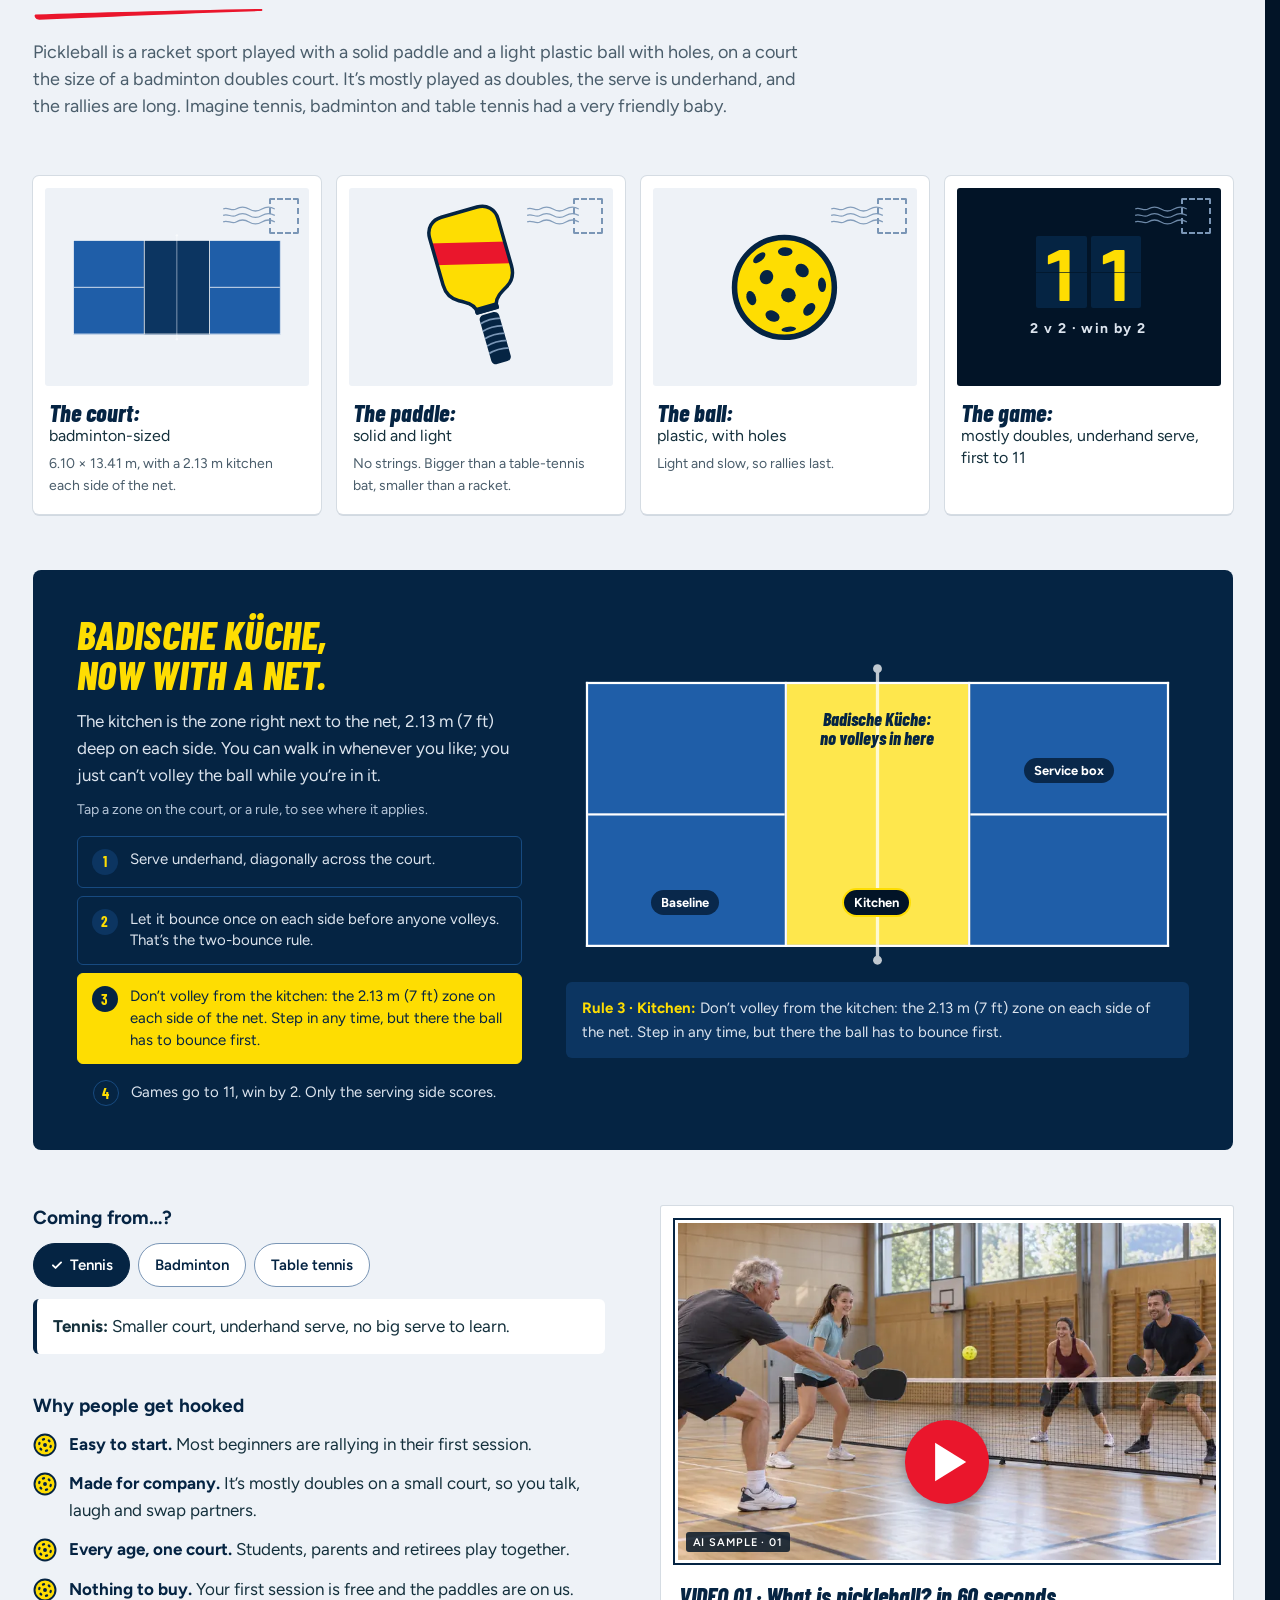
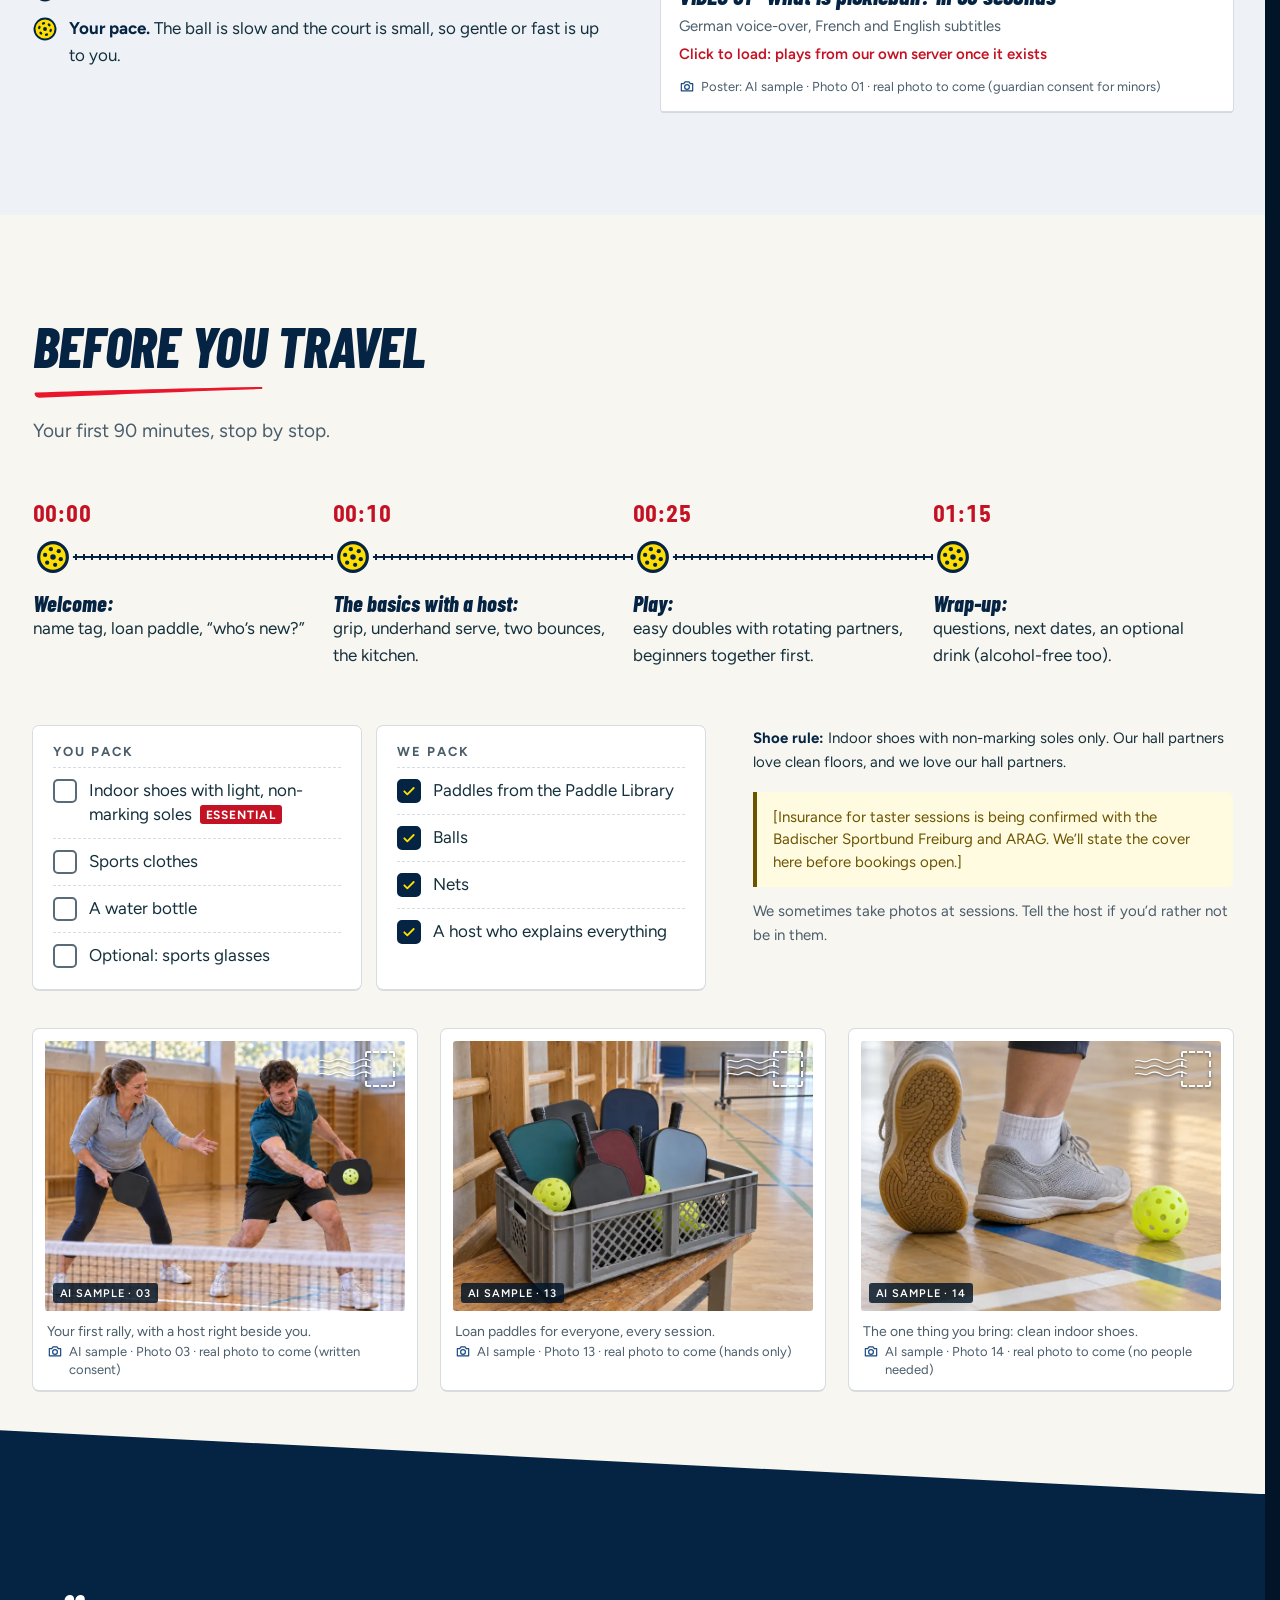
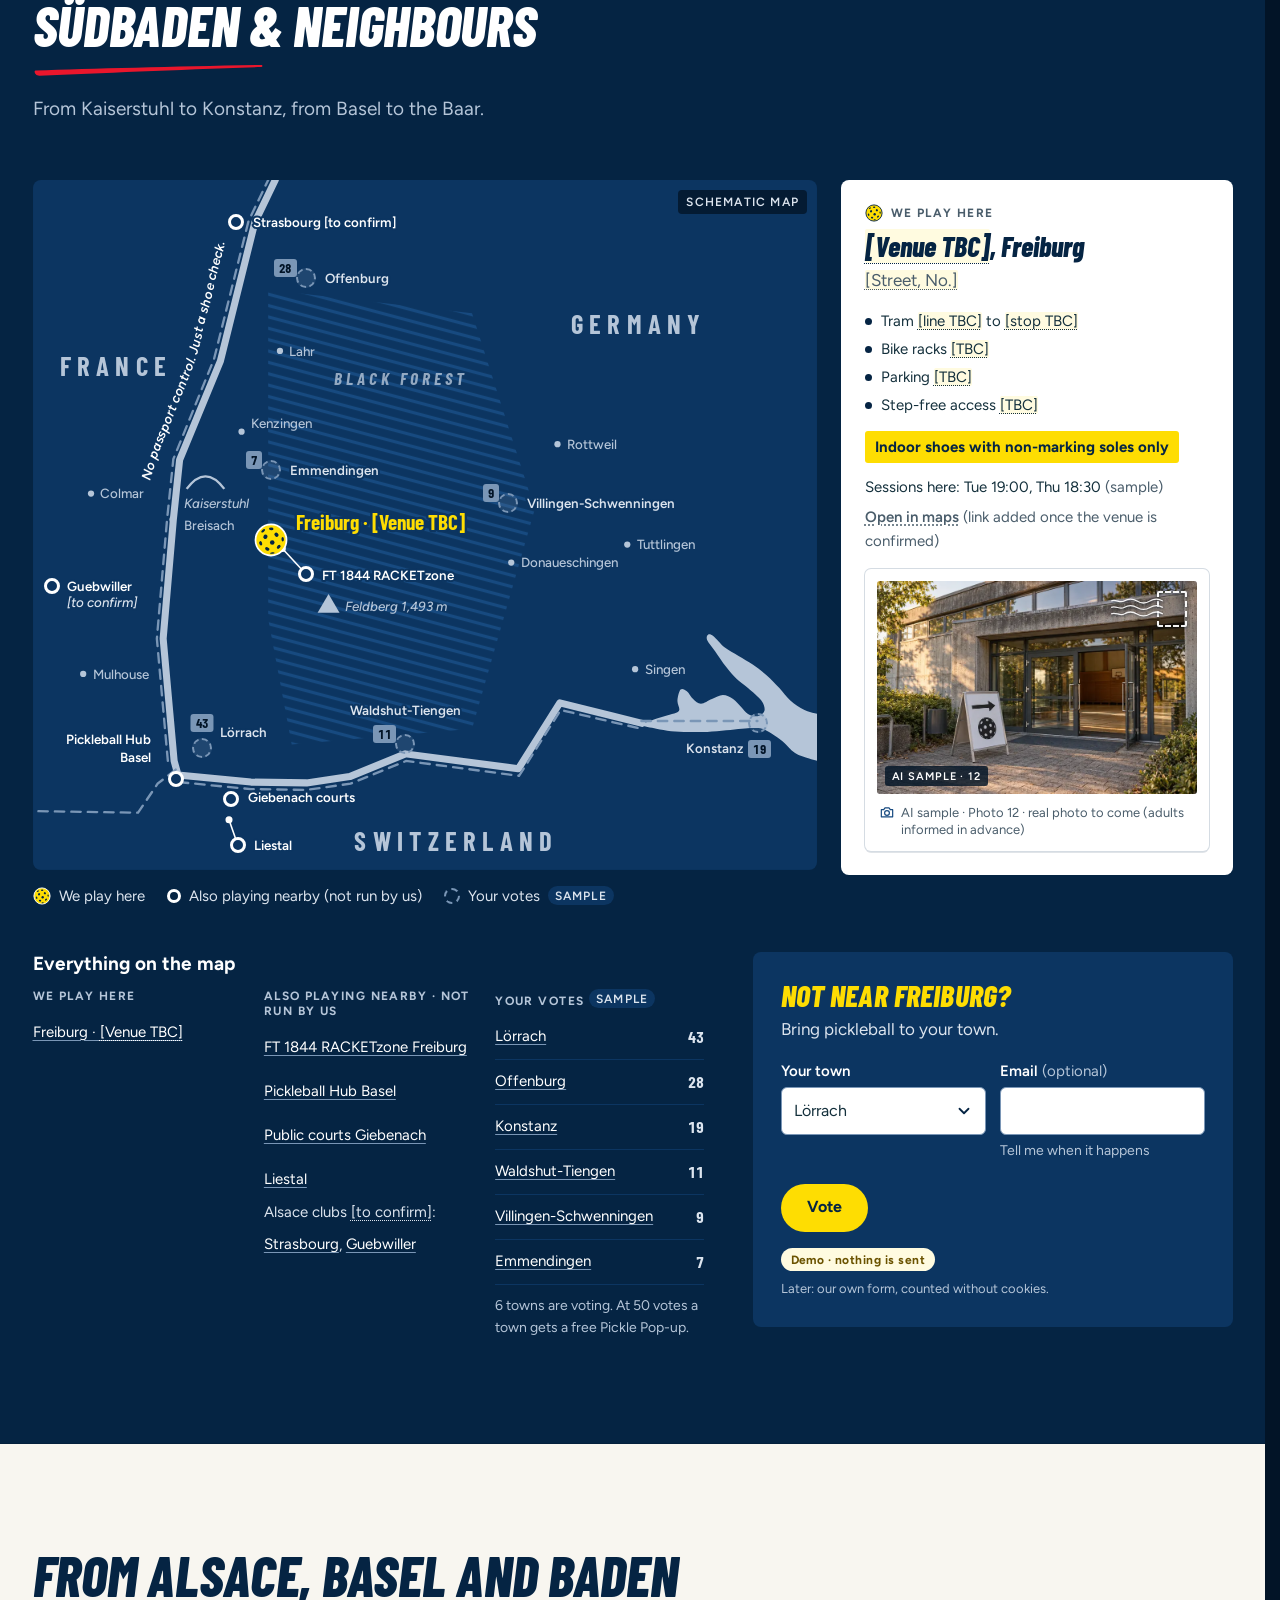
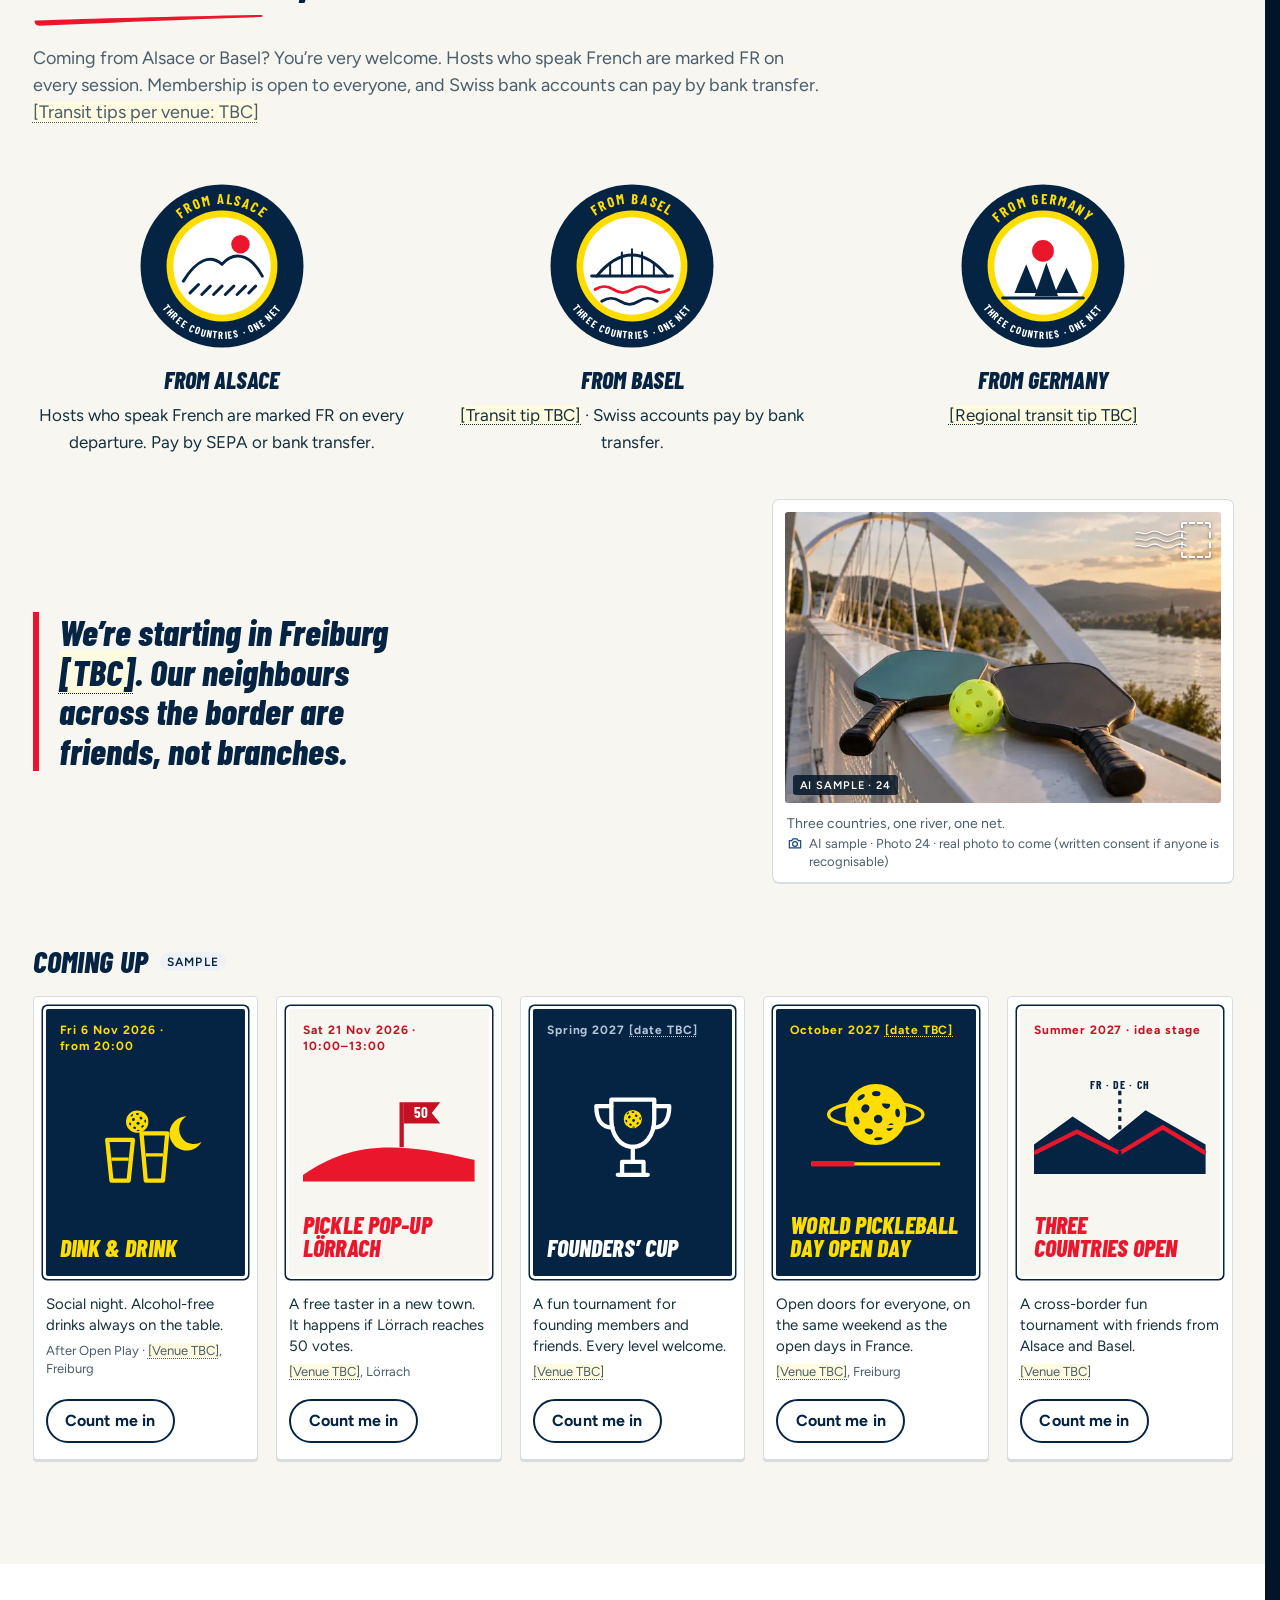
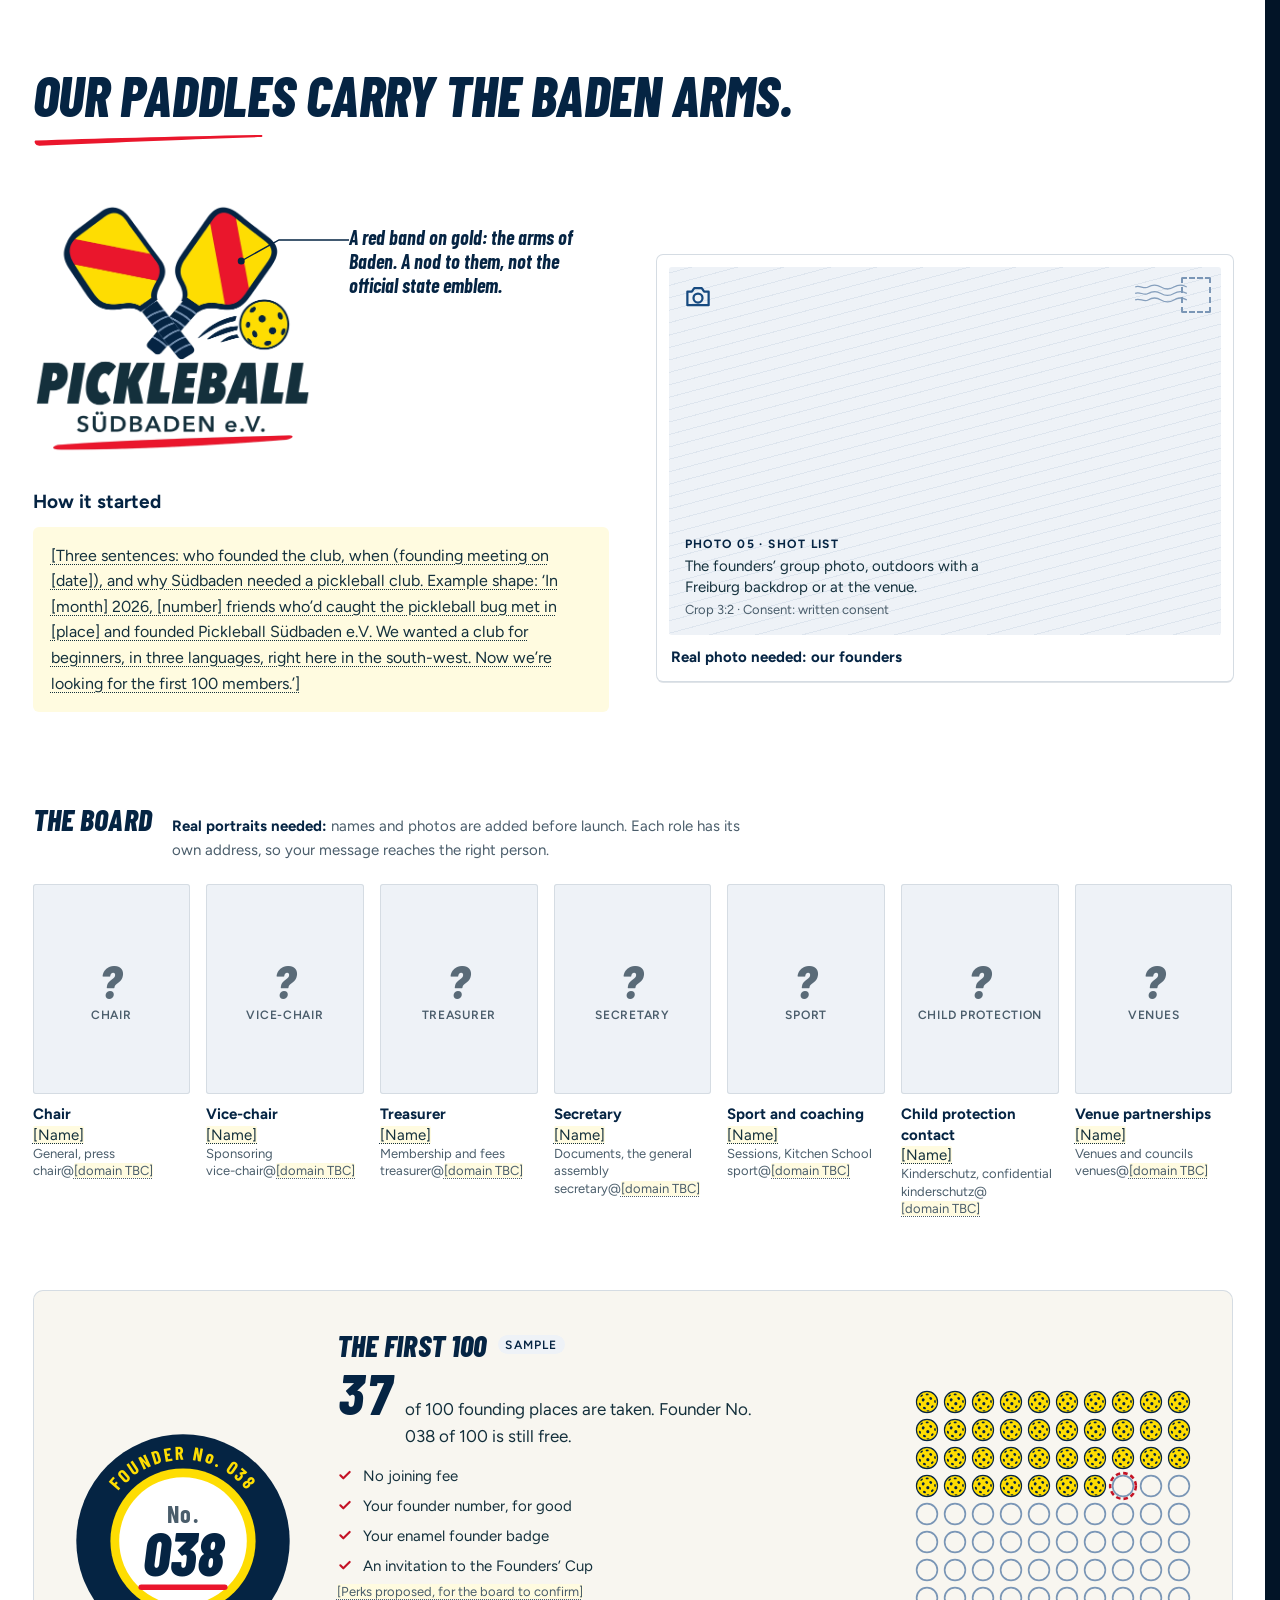
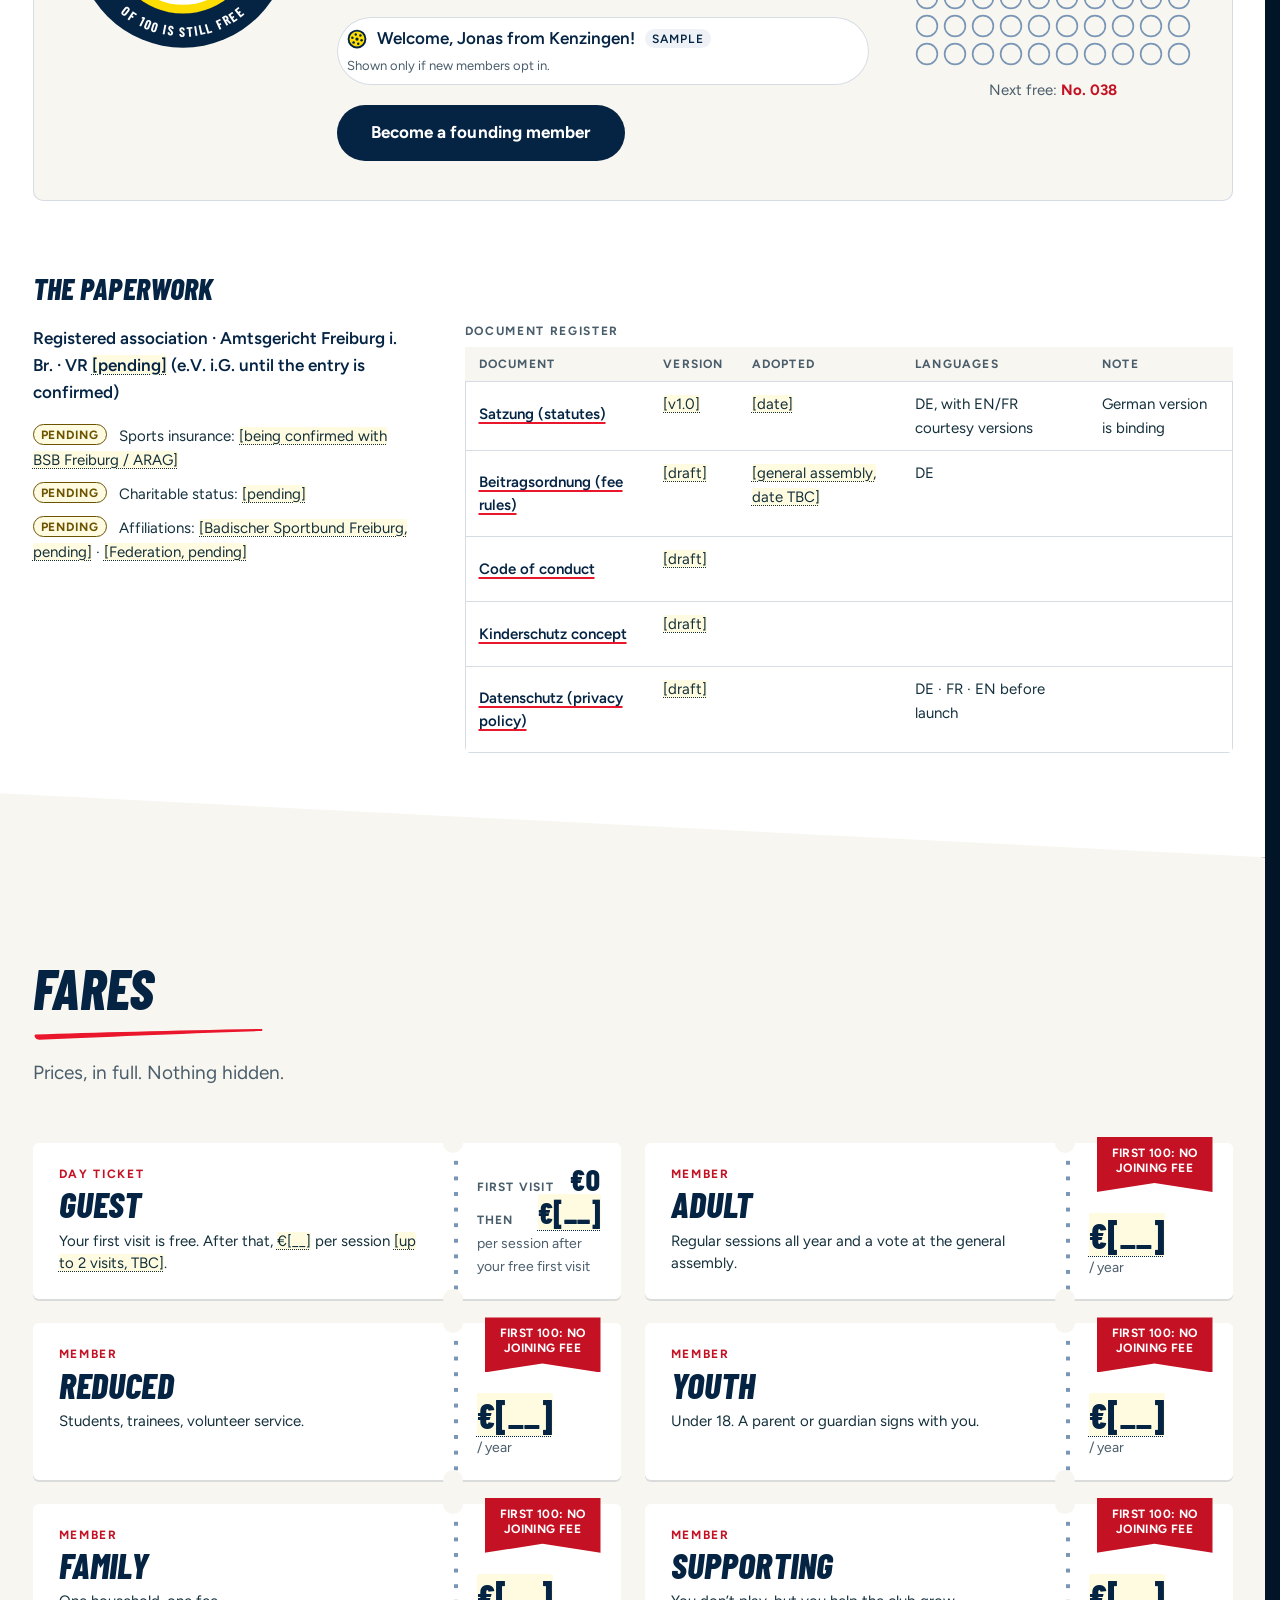
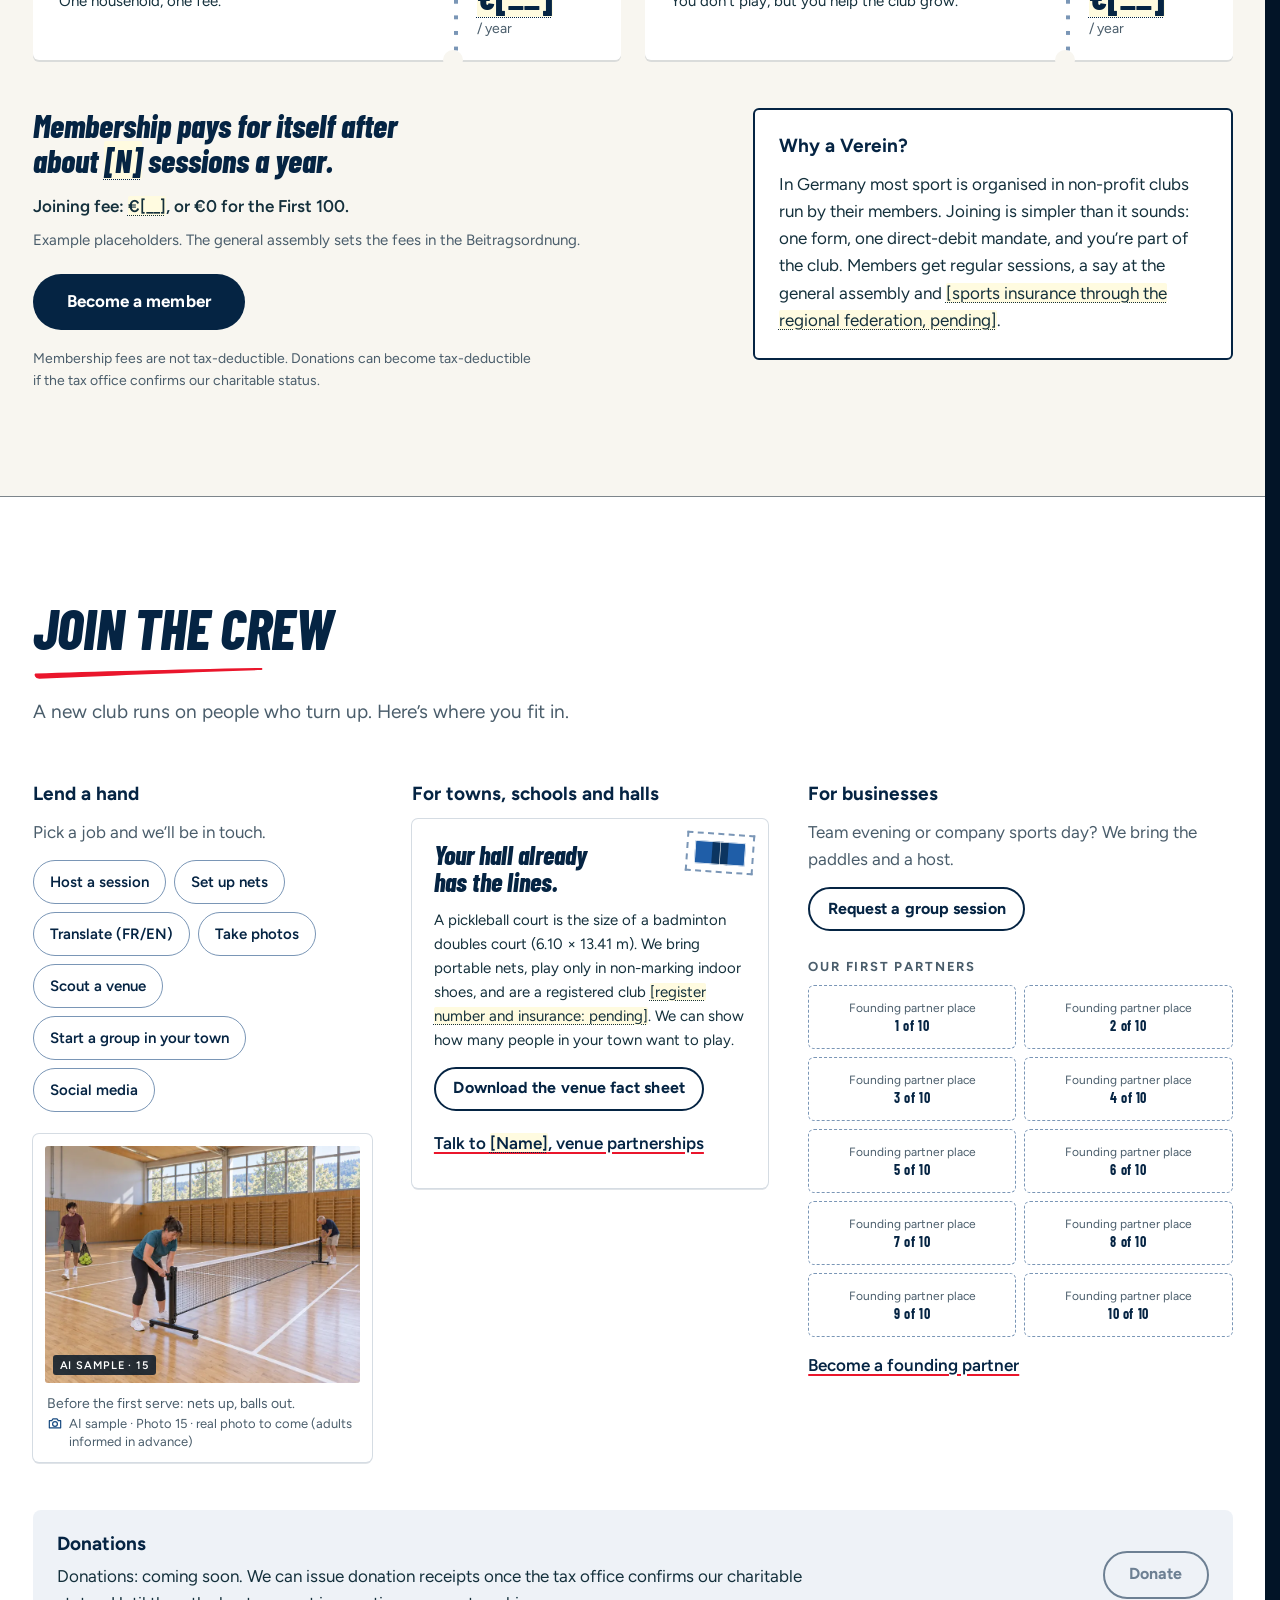
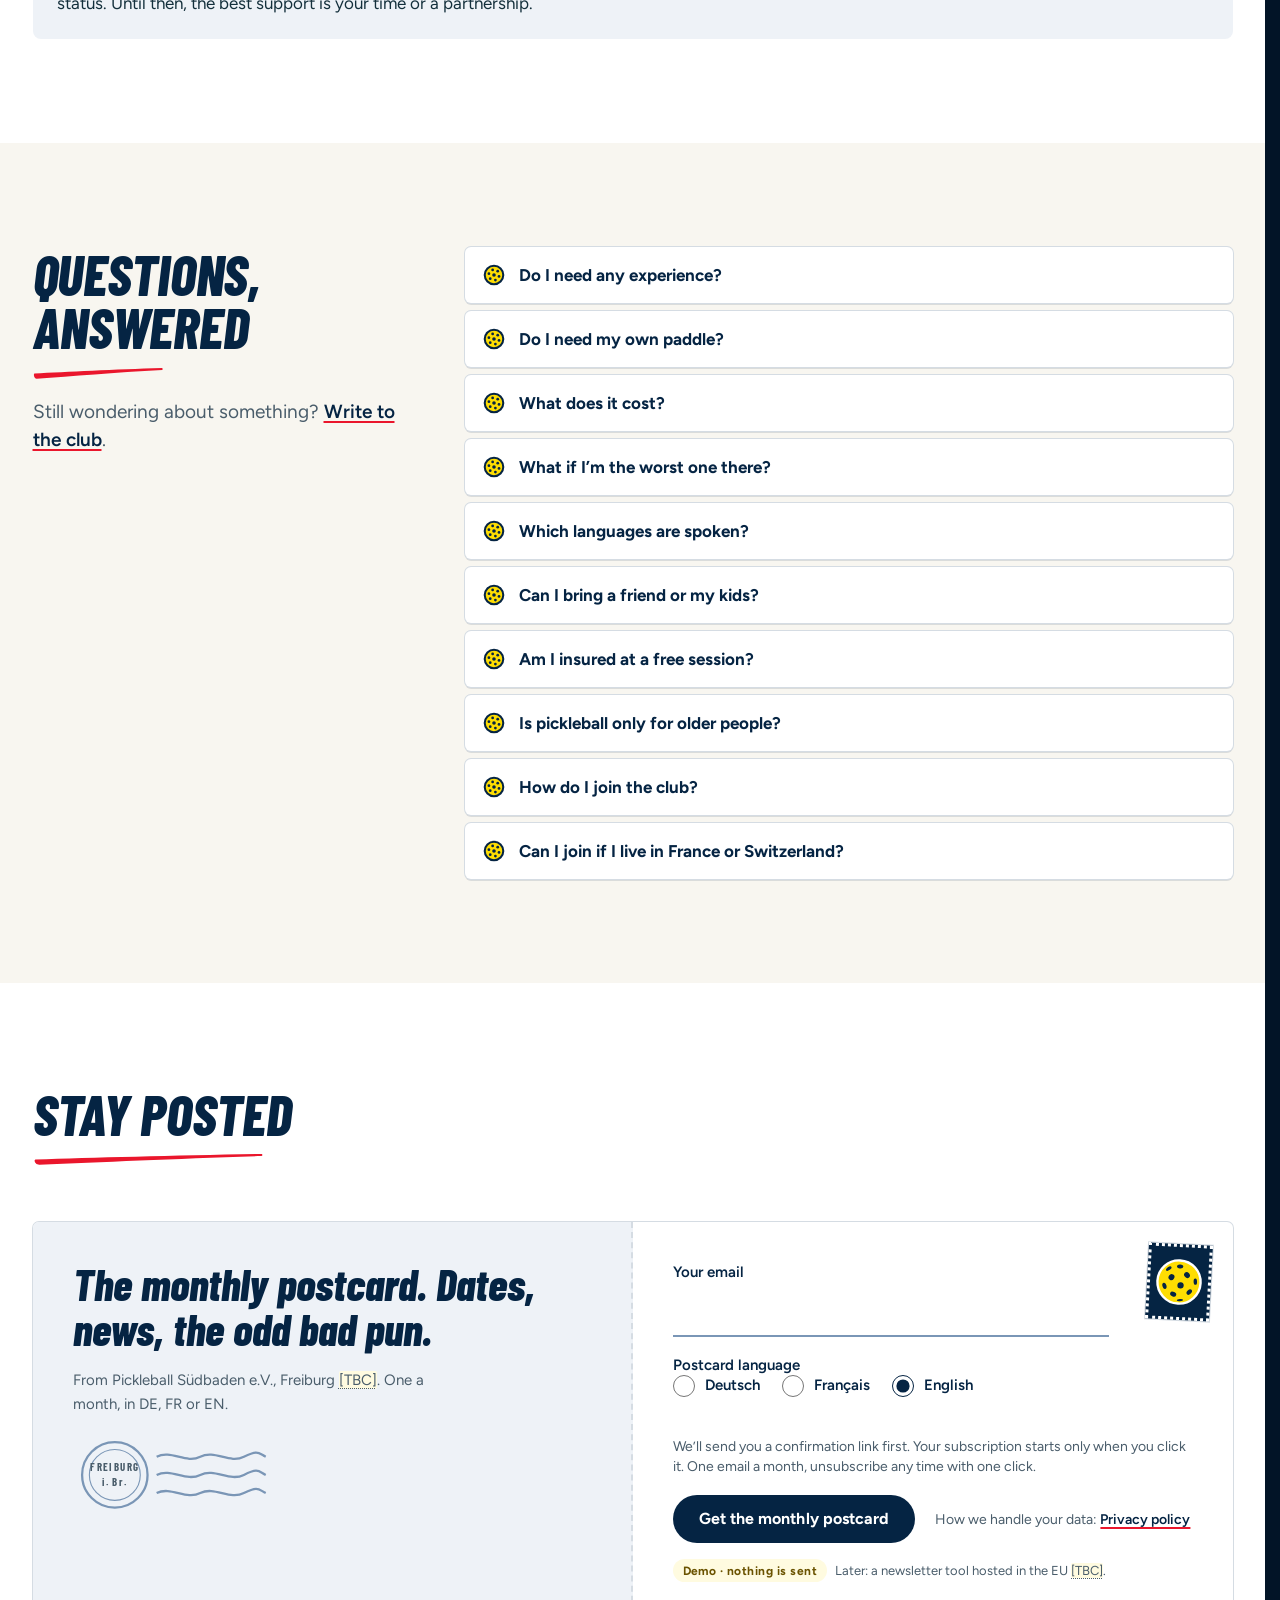
<file: concepts/a-paddle-passport/index.en.html>
<!doctype html>
<!--
  Concept A: Paddle Passport.
  Two language versions: index.html (German, default) and index.en.html (English). French is a stub in the switcher.
  Planned live paths: /de/ (default), /fr/ (French, to follow), /en/.
-->
<html lang="en" class="no-js">
<head>
<meta charset="utf-8">
<meta name="viewport" content="width=device-width, initial-scale=1, viewport-fit=cover">
<meta name="robots" content="noindex">
<title>Pickleball Südbaden e.V. · Concept A: Paddle Passport</title>
<meta name="description" content="Pickleball Südbaden e.V.: the friendly, trilingual pickleball club of the Dreiländereck. Your first session is free, paddles are on loan, just bring indoor shoes.">
<meta name="theme-color" content="#052443">
<link rel="icon" href="../shared/favicon.svg" type="image/svg+xml">
<link rel="icon" href="../shared/favicon-32.png" sizes="32x32" type="image/png">
<link rel="apple-touch-icon" href="../shared/apple-touch-icon.png">
<link rel="alternate" hreflang="de" href="index.html">
<link rel="alternate" hreflang="en" href="index.en.html">
<link rel="alternate" hreflang="x-default" href="index.html">
<!-- Prototype only: the live site self-hosts these fonts (no Google request at runtime). -->
<link rel="preconnect" href="https://fonts.googleapis.com">
<link rel="preconnect" href="https://fonts.gstatic.com" crossorigin>
<link rel="stylesheet" href="https://fonts.googleapis.com/css2?family=Barlow+Condensed:ital,wght@0,600;0,700;0,800;1,700;1,800;1,900&family=Figtree:ital,wght@0,300..900;1,300..900&display=swap">
<link rel="stylesheet" href="style.css">
<script>document.documentElement.className = document.documentElement.className.replace('no-js', 'js');</script>
<script src="app.js" defer></script>
</head>
<body>
<a class="skip" href="#main">Skip to content</a>

<!-- Shared symbols: ball.svg, paddle.svg (ids prefixed pd-), small icons -->
<svg class="sprite" width="0" height="0" aria-hidden="true" focusable="false">
  <defs>
    <path id="pd-face" d="M52 8H148C174 8 192 26 192 52V178C192 204 182 218 164 228C146 238 132 246 127 262V272H73V262C68 246 54 238 36 228C18 218 8 204 8 178V52C8 26 26 8 52 8Z"/>
    <clipPath id="pd-faceClip"><use href="#pd-face"/></clipPath>
    <clipPath id="pd-gripClip"><rect x="74" y="281" width="52" height="132" rx="12"/></clipPath>
  </defs>
  <symbol id="sym-ball" viewBox="0 0 100 100">
    <circle cx="50" cy="50" r="45" fill="#FEDD02" stroke="currentColor" stroke-width="5"/>
    <g fill="#052443">
      <ellipse cx="50.7" cy="17.7" rx="4" ry="6.6" transform="rotate(-89 50.7 17.7)"/>
      <ellipse cx="27.3" cy="23.2" rx="3.3" ry="6.6" transform="rotate(-130 27.3 23.2)"/>
      <ellipse cx="65.9" cy="34.7" rx="5.5" ry="6.6" transform="rotate(-44 65.9 34.7)"/>
      <ellipse cx="33.8" cy="40.7" rx="5.9" ry="6.6" transform="rotate(-150 33.8 40.7)"/>
      <ellipse cx="83.9" cy="47.6" rx="3.6" ry="6.6" transform="rotate(-4 83.9 47.6)"/>
      <circle cx="53.6" cy="57" r="6.6"/>
      <ellipse cx="20.1" cy="59.6" rx="4.2" ry="6.6" transform="rotate(162 20.1 59.6)"/>
      <ellipse cx="72.4" cy="69.8" rx="4.4" ry="6.6" transform="rotate(42 72.4 69.8)"/>
      <ellipse cx="39.2" cy="75.8" rx="4.8" ry="6.6" transform="rotate(113 39.2 75.8)"/>
      <ellipse cx="53.9" cy="87.7" rx="2.3" ry="6.6" transform="rotate(84 53.9 87.7)"/>
    </g>
  </symbol>
  <symbol id="sym-ball-empty" viewBox="0 0 100 100">
    <circle cx="50" cy="50" r="44" fill="none" stroke="currentColor" stroke-width="6"/>
  </symbol>
  <symbol id="sym-paddle" viewBox="0 0 200 420">
    <use href="#pd-face" fill="#FEDD02"/>
    <path clip-path="url(#pd-faceClip)" fill="#EA162C" d="M0 64L200 116V174L0 122Z"/>
    <use href="#pd-face" fill="none" stroke="currentColor" stroke-width="9" stroke-linejoin="round"/>
    <rect x="69" y="258" width="62" height="18" rx="4" fill="currentColor"/>
    <rect x="74" y="281" width="52" height="132" rx="12" fill="currentColor"/>
    <g clip-path="url(#pd-gripClip)" fill="none" stroke="#7A96B6" stroke-width="4.5" stroke-linecap="round">
      <path d="M70 302Q100 293 130 302"/><path d="M70 322Q100 313 130 322"/><path d="M70 342Q100 333 130 342"/><path d="M70 362Q100 353 130 362"/><path d="M70 382Q100 373 130 382"/>
    </g>
  </symbol>
  <symbol id="i-ball" viewBox="0 0 32 32">
    <circle cx="16" cy="16" r="13.5" fill="#FEDD02" stroke="currentColor" stroke-width="3"/>
    <g fill="#052443"><circle cx="16" cy="16" r="2.6"/><circle cx="23.3" cy="18" r="2"/><circle cx="18" cy="23.4" r="2"/><circle cx="10.5" cy="21.4" r="2"/><circle cx="8.6" cy="14" r="2"/><circle cx="14" cy="8.6" r="2"/><circle cx="21.4" cy="10.5" r="2"/></g>
  </symbol>
  <symbol id="i-flag" viewBox="0 0 24 24"><path d="M5.5 21.5V3.5" fill="none" stroke="currentColor" stroke-width="2.2" stroke-linecap="round"/><path d="M6 4h12.5l-2.6 4.4 2.6 4.4H6z" fill="currentColor"/></symbol>
  <symbol id="i-wait" viewBox="0 0 24 24"><g fill="none" stroke="currentColor" stroke-width="2" stroke-linecap="round" stroke-linejoin="round"><path d="M6 3h12M6 21h12"/><path d="M7.5 3.5c0 4.5 9 5.5 9 8.5s-9 4-9 8.5M16.5 3.5c0 4.5-9 5.5-9 8.5s9 4 9 8.5"/></g><path d="M9.5 19.5c.6-1.6 4.4-1.6 5 0z" fill="currentColor"/></symbol>
  <symbol id="i-camera" viewBox="0 0 24 24"><g fill="none" stroke="currentColor" stroke-width="1.8" stroke-linejoin="round"><path d="M3.5 8.5h3.6l1.9-2.8h6l1.9 2.8h3.6v10.8h-17z"/><circle cx="12" cy="13.6" r="3.6"/></g></symbol>
  <symbol id="i-x" viewBox="0 0 24 24"><path d="M6 6l12 12M18 6L6 18" fill="none" stroke="currentColor" stroke-width="2.4" stroke-linecap="round"/></symbol>
  <symbol id="i-menu" viewBox="0 0 24 24"><path d="M4 7h16M4 12h16M4 17h16" fill="none" stroke="currentColor" stroke-width="2.4" stroke-linecap="round"/></symbol>
  <symbol id="i-check" viewBox="0 0 24 24"><path d="M5 12.5l4.5 4.5L19 7.5" fill="none" stroke="currentColor" stroke-width="2.8" stroke-linecap="round" stroke-linejoin="round"/></symbol>
  <symbol id="i-play" viewBox="0 0 24 24"><path d="M8 5.5v13l10.5-6.5z" fill="currentColor"/></symbol>
  <symbol id="i-minus" viewBox="0 0 24 24"><path d="M6 12h12" fill="none" stroke="currentColor" stroke-width="2.6" stroke-linecap="round"/></symbol>
  <symbol id="i-plus" viewBox="0 0 24 24"><path d="M6 12h12M12 6v12" fill="none" stroke="currentColor" stroke-width="2.6" stroke-linecap="round"/></symbol>
</svg>

<header class="site-head on-dark">
  <div class="wrap head-row">
    <a class="brand" href="#top">
      <img src="../shared/logo-mark-on-dark.png" alt="Pickleball Südbaden e.V." width="53" height="36">
      <span class="brand-name" aria-hidden="true"><span>Pickleball</span> <span>Südbaden e.V.</span></span>
    </a>
    <nav class="main-nav" aria-label="Main">
      <ul>
        <li><a href="#sessions">Departures</a></li>
        <li><a href="#passport">Passport</a></li>
        <li><a href="#the-game">The game</a></li>
        <li><a href="#map">Map</a></li>
        <li><a href="#club">Club</a></li>
        <li><a href="#fares">Fares</a></li>
      </ul>
    </nav>
    <div class="head-actions">
      <div class="lang" role="group" aria-label="Language">
        <a class="lang-btn" href="index.html" lang="de" hreflang="de">DE<span class="sr-only"> Deutsch</span></a><span class="lang-dot" aria-hidden="true">·</span><button type="button" class="lang-btn" lang="fr" data-lang-stub="fr">FR<span class="sr-only"> Français</span></button><span class="lang-dot" aria-hidden="true">·</span><a class="lang-btn" href="index.en.html" lang="en" hreflang="en" aria-current="true">EN<span class="sr-only"> English</span></a>
      </div>
      <button type="button" class="head-login" data-open="login">Member login</button>
      <button type="button" class="btn btn-red head-try" data-open="trial">Try it free</button>
      <button type="button" class="menu-btn" data-open="menu" aria-haspopup="dialog" aria-expanded="false" aria-controls="dlg-menu"><svg aria-hidden="true"><use href="#i-menu"/></svg><span class="sr-only">Menu</span></button>
    </div>
  </div>
</header>

<main id="main" tabindex="-1">

<!-- 1. HERO POSTER -->
<section class="hero" id="top" aria-labelledby="hero-title">
  <div class="wrap hero-grid">
    <div class="poster">
      <div class="poster-art">
        <svg class="poster-svg" viewBox="0 0 400 500" role="img" aria-label="Travel poster: a pickleball rising like the sun over the Black Forest and the Rhine, with a doubles game on a court" focusable="false"><defs><clipPath id="pp-hill"><path d="M-4 420L-2.8 418.5L-1.4 416.4L0.4 413.9L2.3 411.2L4.5 408.3L6.7 405.4L9.1 402.6L11.6 400.1L14 398L15.7 396.7L17.6 395.5L19.5 394.3L21.4 393.2L23.4 392.2L25.5 391.2L27.5 390.3L29.6 389.4L31.7 388.6L33.8 387.9L35.9 387.2L38 386.6L40 386L42 385.5L44 385.1L46 384.7L48 384.4L50 384.1L52 383.9L54 383.7L56 383.7L58 383.6L60 383.6L62 383.7L64 383.8L66 384L68 384.2L70 384.5L72 384.9L74 385.3L76 385.8L78 386.3L80 386.9L82 387.5L84 388.1L86 388.8L88 389.5L90 390.2L92 391L94 391.8L96 392.7L98 393.6L100.1 394.5L102.1 395.5L104.1 396.5L106.1 397.6L108.1 398.7L110.1 399.7L112.1 400.8L114.1 401.9L116.1 403L118 404L120.1 405.2L122.4 406.4L124.7 407.8L127 409.1L129.4 410.5L131.6 411.8L133.8 413.1L135.9 414.3L137.7 415.5L139.4 416.5L140.8 417.3L142 418Z"/></clipPath></defs><rect width="400" height="500" fill="#021427"/><rect y="244" width="400" height="56" fill="#0C3561"/><rect y="300" width="400" height="110" fill="#174A80"/><g class="pp-sun"><path d="M96 290Q135.1 273.4 177.1 265.1A3.3 3.3 0 0 0 174.9 258.9Q134 270.4 96 290ZM112 302Q145.9 288.7 181.9 281.8A3 3 0 0 0 180.1 276.2Q145 285.9 112 302ZM130 311Q156.7 302.5 184.7 298.6A2.8 2.8 0 0 0 183.3 293.4Q156 299.8 130 311Z" fill="#FFE95C"/><use href="#sym-ball" x="184.2" y="258.4" width="155.6" height="155.6" color="#021427"/></g><path d="M-2 331L-0.9 330.8L0.4 330.5L1.8 330.2L3.4 329.9L5.1 329.5L7 329.1L9 328.7L11 328.3L13.2 327.8L15.4 327.4L17.6 326.9L19.9 326.4L22.3 325.9L24.6 325.4L26.9 324.9L29.2 324.4L31.5 323.9L33.7 323.4L35.9 322.9L38 322.5L40 322L42 321.5L44.1 321L46.1 320.5L48.2 320L50.2 319.4L52.2 318.9L54.2 318.3L56.2 317.7L58.2 317.2L60.3 316.6L62.2 316.1L64.2 315.5L66.2 315L68.2 314.5L70.2 314L72.2 313.6L74.1 313.1L76.1 312.7L78 312.3L80 312L82.1 311.7L84.1 311.3L86.2 311L88.2 310.7L90.3 310.5L92.4 310.2L94.4 310L96.4 309.7L98.5 309.5L100.5 309.4L102.5 309.2L104.5 309.1L106.5 309L108.5 308.9L110.4 308.9L112.4 308.8L114.3 308.9L116.1 308.9L118 309L120.2 309.2L122.3 309.4L124.3 309.7L126.4 310L128.3 310.3L130.3 310.8L132.3 311.2L134.2 311.7L136.1 312.2L138 312.7L140 313.3L141.9 313.8L143.9 314.4L145.9 314.9L147.9 315.5L150 316L151.9 316.5L153.8 317L155.7 317.5L157.6 318.1L159.5 318.7L161.4 319.3L163.4 319.9L165.3 320.5L167.3 321.1L169.3 321.7L171.3 322.3L173.2 322.9L175.2 323.4L177.2 324L179.1 324.5L181.1 325L183.1 325.5L185 326L186.9 326.4L188.9 326.9L190.8 327.3L192.8 327.7L194.7 328.1L196.7 328.4L198.6 328.8L200.6 329.2L202.5 329.5L204.4 329.8L206.4 330.1L208.3 330.4L210.3 330.7L212.2 331L214.2 331.3L216.1 331.5L218.1 331.8L220 332L221.9 332.2L223.9 332.5L225.8 332.7L227.8 332.9L229.7 333.1L231.7 333.3L233.6 333.5L235.6 333.7L237.5 333.9L239.4 334L241.4 334.1L243.3 334.2L245.3 334.3L247.2 334.3L249.2 334.3L251.1 334.2L253.1 334.1L255 334L257 333.8L258.9 333.6L260.9 333.4L262.9 333.1L264.9 332.8L266.9 332.5L268.9 332.2L270.9 331.8L272.9 331.4L274.9 330.9L276.9 330.4L278.9 329.9L280.8 329.4L282.7 328.8L284.6 328.1L286.4 327.5L288.2 326.8L290 326L292.2 324.9L294.4 323.7L296.5 322.4L298.5 321L300.6 319.5L302.5 317.9L304.5 316.3L306.4 314.7L308.4 313.1L310.3 311.6L312.2 310L314.1 308.6L316 307.2L318 306L320 304.8L321.9 303.7L323.9 302.6L325.8 301.5L327.8 300.4L329.7 299.4L331.7 298.4L333.6 297.4L335.5 296.5L337.5 295.7L339.4 294.9L341.3 294.2L343.1 293.6L345 293L347 292.5L348.9 292L350.8 291.6L352.6 291.2L354.4 291L356.3 290.8L358.1 290.6L360 290.5L361.9 290.5L363.8 290.6L365.8 290.6L367.9 290.8L370 291L371.9 291.2L373.9 291.6L376 292L378.3 292.5L380.6 293L382.9 293.6L385.2 294.2L387.6 294.9L389.8 295.5L392 296.1L394.1 296.8L396.1 297.3L397.9 297.9L399.5 298.3L400.9 298.7L402 299V500H-2Z" fill="#7A96B6"/><path d="M-2 368L-0.9 367.7L0.4 367.4L1.8 367.1L3.4 366.7L5.1 366.2L7 365.8L9 365.3L11 364.8L13.2 364.3L15.4 363.7L17.6 363.2L19.9 362.6L22.3 362L24.6 361.5L26.9 360.9L29.2 360.4L31.5 359.9L33.7 359.4L35.9 358.9L38 358.4L40 358L42 357.6L44.1 357.1L46.1 356.7L48.1 356.2L50.1 355.8L52.1 355.4L54.1 354.9L56.1 354.5L58.1 354.1L60.1 353.7L62.1 353.3L64.1 352.9L66.1 352.6L68.1 352.3L70 352L72 351.7L74 351.5L76 351.3L78 351.1L80 351L82 350.9L84 350.9L86 350.9L88 350.9L90 350.9L92 351L94 351.1L96 351.2L98 351.3L100 351.5L102 351.7L104 351.9L106 352.1L108 352.3L110 352.6L112 352.9L114 353.1L116 353.4L118 353.7L120 354L122 354.3L124 354.7L126 355L128 355.4L130 355.9L132 356.3L134 356.7L136 357.2L138 357.7L140 358.2L142 358.7L144 359.2L146 359.7L148 360.2L150 360.7L152 361.2L154 361.6L156 362.1L158 362.6L160 363L162 363.4L164 363.9L166 364.3L168 364.8L170 365.2L172 365.7L174 366.1L176 366.6L178 367L180 367.4L182 367.9L184 368.3L186 368.7L188 369.1L190 369.4L192 369.8L194 370.1L196 370.4L198 370.7L200 371L202 371.2L204 371.5L206 371.7L208 371.9L210 372.1L212 372.3L214 372.5L216 372.6L218 372.8L220 372.9L222 373L224 373.1L226 373.1L228 373.2L230 373.2L232 373.2L234 373.2L236 373.2L238 373.1L240 373L242 372.9L244 372.7L246 372.6L248 372.4L250 372.2L252 371.9L254 371.7L256 371.4L258 371.1L260 370.8L262 370.4L264 370.1L266 369.7L268 369.3L270 369L272 368.6L274 368.2L276 367.8L278 367.4L280 367L282 366.6L284 366.1L286 365.7L288 365.2L290 364.6L292 364.1L294 363.6L296 363L298 362.4L300 361.9L302 361.3L304 360.8L306 360.2L308 359.7L310 359.2L312 358.7L314 358.2L316 357.8L318 357.4L320 357L322 356.7L324 356.3L326 356L328 355.7L330 355.4L331.9 355.1L333.9 354.8L335.9 354.6L337.9 354.3L339.9 354.1L341.9 353.9L343.9 353.7L345.9 353.6L347.9 353.4L349.9 353.3L351.9 353.2L353.9 353.1L355.9 353L358 353L360 353L362 353L364.1 353.1L366.3 353.2L368.5 353.3L370.8 353.5L373.1 353.7L375.4 353.9L377.7 354.1L380.1 354.4L382.4 354.6L384.6 354.9L386.8 355.1L389 355.4L391 355.7L393 355.9L394.9 356.2L396.6 356.4L398.2 356.6L399.6 356.7L400.9 356.9L402 357V500H-2Z" fill="#0C3561"/><path d="M-1.7 369L2 356.1L5.7 369ZM4.1 367.7L7.5 355.6L10.8 367.7ZM11.4 365.9L14.5 350.8L17.6 365.9ZM18.2 364.1L21.8 353.1L25.5 364.1ZM26 362.2L30 352.7L34 362.2ZM33.6 360.6L37 346.9L40.3 360.6ZM38.8 359.5L42.6 347L46.4 359.5ZM49.9 357.2L53 341.6L56.1 357.2ZM66.6 354L69.8 341.9L72.9 354ZM83.1 352.9L86.4 340.9L89.7 352.9ZM95.8 353.5L99.8 342.5L103.8 353.5ZM105.7 354.6L110.2 342.5L114.7 354.6ZM117.2 356.2L121 344.9L124.9 356.2ZM127.1 358.1L131.3 346.7L135.4 358.1ZM139.9 361L143.1 345.5L146.2 361ZM149.6 363.6L154 351.3L158.3 363.6ZM156 365L159.9 353.2L163.8 365ZM164 366.7L168 356.8L171.9 366.7ZM170.2 368.1L173.9 358.4L177.5 368.1ZM175.4 369.2L179 355.5L182.7 369.2ZM182.2 370.8L186.6 359.5L191.1 370.8ZM189.6 372L193.4 360L197.1 372ZM198.1 373.2L201.7 361.1L205.4 373.2ZM204.4 373.9L207.8 359.7L211.1 373.9ZM209.9 374.4L213.3 360L216.7 374.4ZM217.3 375L221.8 359.5L226.2 375ZM226.1 375.2L230.2 361.7L234.3 375.2ZM234.4 375.1L237.4 363.8L240.4 375.1ZM240.5 374.8L243.8 363L247.2 374.8ZM247.5 374L251.6 363.1L255.7 374ZM257.4 372.7L260.4 361.2L263.4 372.7ZM264.1 371.4L267.8 361.8L271.4 371.4ZM273 369.7L276.7 354.5L280.4 369.7ZM280.4 368.1L284.1 358.2L287.8 368.1ZM287.9 366L292.2 355.2L296.6 366ZM294.1 364.6L297.3 350.7L300.6 364.6ZM301.1 362.5L305.1 347.4L309.1 362.5ZM306.8 360.9L311 350.7L315.3 360.9ZM313.1 359.7L316.2 350.6L319.3 359.7ZM319.1 358.4L323.3 343.5L327.6 358.4ZM325.2 357.5L328.9 348.2L332.7 357.5ZM331.3 356.7L335 347.2L338.8 356.7ZM338.1 356L341.5 344.9L344.8 356ZM346.4 355.3L349.6 345.2L352.8 355.3ZM350.7 355.1L354.6 345.5L358.6 355.1ZM358.1 355L361.2 342.7L364.4 355ZM364.9 355.3L367.9 341L370.9 355.3ZM370.6 355.8L374.7 344.5L378.8 355.8ZM379.4 356.7L383.4 343.3L387.5 356.7ZM386 357.5L389.5 347.9L393 357.5ZM394.9 358.5L398 349.1L401.2 358.5Z" fill="#0C3561"/><path d="M7.5 376L10 369L12.5 376ZM19.4 373.1L21.9 366.1L24.4 373.1ZM30.5 370.5L33 363.5L35.5 370.5ZM43.3 367.8L45.8 360.8L48.3 367.8ZM55.6 365.1L58.1 358.1L60.6 365.1ZM67.8 362.9L70.3 355.9L72.8 362.9ZM80.4 361.9L82.9 354.9L85.4 361.9ZM94.1 362.2L96.6 355.2L99.1 362.2ZM106.7 363.5L109.2 356.5L111.7 363.5ZM118.9 365.2L121.4 358.2L123.9 365.2ZM130.3 367.5L132.8 360.5L135.3 367.5ZM144 370.8L146.5 363.8L149 370.8ZM157 373.9L159.5 366.9L162 373.9ZM169.5 376.7L172 369.7L174.5 376.7ZM183.2 379.6L185.7 372.6L188.2 379.6ZM196.2 381.8L198.7 374.8L201.2 381.8ZM208.6 383.2L211.1 376.2L213.6 383.2ZM222.5 384.1L225 377.1L227.5 384.1ZM236.2 384.1L238.7 377.1L241.2 384.1ZM248.4 383L250.9 376L253.4 383ZM260.9 381.2L263.4 374.2L265.9 381.2ZM274 378.7L276.5 371.7L279 378.7ZM287.4 375.7L289.9 368.7L292.4 375.7ZM301.1 371.9L303.6 364.9L306.1 371.9ZM313.8 368.7L316.3 361.7L318.8 368.7ZM327.7 366.4L330.2 359.4L332.7 366.4ZM340.6 364.8L343.1 357.8L345.6 364.8ZM354.1 364L356.6 357L359.1 364ZM366.4 364.4L368.9 357.4L371.4 364.4ZM377.7 365.4L380.2 358.4L382.7 365.4ZM391.6 367.1L394.1 360.1L396.6 367.1ZM3.5 387L6 380L8.5 387ZM18.5 383.4L21 376.4L23.5 383.4ZM32.6 380L35.1 373L37.6 380ZM47.9 376.8L50.4 369.8L52.9 376.8ZM63.2 373.7L65.7 366.7L68.2 373.7ZM77.7 372L80.2 365L82.7 372ZM92.1 372.1L94.6 365.1L97.1 372.1ZM107.7 373.6L110.2 366.6L112.7 373.6ZM122.9 375.9L125.4 368.9L127.9 375.9ZM136 378.8L138.5 371.8L141 378.8ZM150.1 382.3L152.6 375.3L155.1 382.3ZM164.5 385.5L167 378.5L169.5 385.5ZM180.5 389.1L183 382.1L185.5 389.1ZM195.5 391.7L198 384.7L200.5 391.7ZM209 393.2L211.5 386.2L214 393.2ZM224 394.1L226.5 387.1L229 394.1ZM237.5 394L240 387L242.5 394ZM251.1 392.7L253.6 385.7L256.1 392.7ZM265.7 390.3L268.2 383.3L270.7 390.3ZM279.6 387.6L282.1 380.6L284.6 387.6ZM292.7 384.2L295.2 377.2L297.7 384.2ZM308.6 379.9L311.1 372.9L313.6 379.9ZM323.1 377.1L325.6 370.1L328.1 377.1ZM336.2 375.3L338.7 368.3L341.2 375.3ZM350.4 374.2L352.9 367.2L355.4 374.2ZM363.9 374.2L366.4 367.2L368.9 374.2ZM378.9 375.5L381.4 368.5L383.9 375.5ZM392.6 377.2L395.1 370.2L397.6 377.2Z" fill="#174A80"/><path d="M-2 404L-0.9 403.8L0.3 403.6L1.7 403.4L3.2 403.2L4.8 402.9L6.5 402.6L8.3 402.3L10.2 402L12.2 401.7L14.3 401.3L16.4 401L18.6 400.6L20.9 400.3L23.2 399.9L25.5 399.5L27.8 399.1L30.1 398.8L32.4 398.4L34.8 398.1L37.1 397.7L39.3 397.4L41.6 397.1L43.8 396.8L45.9 396.5L48 396.2L50 396L52 395.8L54.1 395.5L56.1 395.3L58.1 395.1L60.1 394.8L62.1 394.6L64.1 394.4L66.1 394.2L68.1 394L70.1 393.8L72.1 393.6L74.1 393.4L76.1 393.2L78.1 393.1L80.1 392.9L82.1 392.8L84.1 392.6L86.1 392.5L88 392.4L90 392.3L92 392.2L94 392.1L96 392.1L98 392L100 392L102 392L104 392L106 392L108 392L110 392.1L112 392.1L114 392.2L116 392.3L118 392.4L120 392.5L122 392.6L124 392.7L126 392.8L128 393L130 393.1L132 393.3L134 393.4L136 393.6L138 393.8L140 394L142 394.2L144 394.4L146 394.6L148 394.8L150 395L152 395.2L154 395.5L156 395.8L158 396L160 396.3L162 396.7L164 397L166 397.3L168 397.7L170 398L172 398.4L174 398.8L176 399.1L178 399.5L180 399.8L182 400.2L184 400.6L186 400.9L188 401.2L190 401.6L192 401.9L194 402.2L196 402.5L198 402.7L200 403L202 403.2L204 403.5L206 403.7L208 403.9L210 404.2L212 404.4L214 404.6L216 404.8L218 405L220 405.2L222 405.4L224 405.6L226 405.8L228 405.9L230 406.1L232 406.2L234 406.4L236 406.5L238 406.6L240 406.7L242 406.8L244 406.9L246 406.9L248 407L250 407L252 407L254 407L256 407L258 406.9L260 406.9L262 406.8L264 406.8L266 406.7L268 406.6L270 406.4L272 406.3L274 406.2L276 406.1L278 405.9L280 405.8L282 405.6L284 405.4L286 405.3L288 405.1L290 404.9L292 404.7L294 404.5L296 404.4L298 404.2L300 404L302 403.8L304 403.6L306 403.4L308 403.1L310 402.9L312 402.6L313.9 402.3L315.9 402L317.9 401.7L319.9 401.4L321.9 401.1L323.9 400.8L325.9 400.5L327.9 400.3L329.9 400L331.9 399.7L333.9 399.4L335.9 399.2L337.9 399L339.9 398.7L341.9 398.5L343.9 398.4L345.9 398.2L348 398.1L350 398L352 397.9L354.1 397.9L356.2 397.9L358.4 397.9L360.7 397.9L362.9 398L365.2 398L367.6 398.1L369.9 398.2L372.2 398.3L374.5 398.4L376.8 398.5L379.1 398.6L381.4 398.8L383.6 398.9L385.7 399L387.8 399.1L389.8 399.3L391.7 399.4L393.5 399.5L395.2 399.6L396.8 399.7L398.3 399.8L399.7 399.9L400.9 400L402 400V500H-2Z" fill="#021427"/><path d="M135 395V380H136.6V376L140 351L143.4 376V380H145V395ZM132 395V386L133.5 382L135 386V395ZM145 395V386L146.5 382L148 386V395ZM139.5 351V347H140.5V351Z" fill="#021427"/><path d="M-2 414L-1 414L0.2 413.9L1.3 413.9L2.6 413.9L3.9 413.8L5.3 413.8L6.8 413.7L8.3 413.6L9.9 413.6L11.6 413.5L13.3 413.5L15 413.4L16.8 413.3L18.7 413.3L20.6 413.2L22.5 413.1L24.5 413L26.5 413L28.6 412.9L30.7 412.8L32.8 412.7L35 412.7L37.2 412.6L39.4 412.5L41.6 412.4L43.9 412.3L46.2 412.3L48.4 412.2L50.7 412.1L53.1 412L55.4 412L57.7 411.9L60 411.8L62.4 411.7L64.7 411.7L67 411.6L69.4 411.5L71.7 411.5L74 411.4L76.3 411.4L78.6 411.3L80.8 411.3L83.1 411.2L85.3 411.2L87.5 411.1L89.6 411.1L91.8 411.1L93.9 411.1L96 411L98 411L100 411L102 411L104 411L106.1 411L108.1 411L110.1 411L112.1 411L114.1 411L116.1 411L118.1 411.1L120.1 411.1L122.1 411.1L124.1 411.2L126.1 411.2L128.1 411.2L130.1 411.3L132.1 411.3L134.1 411.3L136.1 411.4L138.1 411.4L140.1 411.5L142.1 411.5L144.1 411.6L146.1 411.6L148.1 411.7L150.1 411.8L152.1 411.8L154.1 411.9L156.1 411.9L158.1 412L160.1 412L162.1 412.1L164.1 412.1L166.1 412.2L168.1 412.3L170.1 412.3L172.1 412.4L174.1 412.4L176 412.5L178 412.5L180 412.6L182 412.6L184 412.7L186 412.7L188 412.8L190 412.8L192 412.9L194 412.9L196 412.9L198 413L200 413L202 413L204 413.1L206 413.1L208 413.1L210 413.1L212 413.2L214 413.2L216 413.2L218 413.3L220 413.3L222 413.3L224 413.4L225.9 413.4L227.9 413.4L229.9 413.4L231.9 413.5L233.9 413.5L235.9 413.5L237.9 413.5L239.9 413.6L241.9 413.6L243.9 413.6L245.9 413.6L247.9 413.7L249.9 413.7L251.9 413.7L253.9 413.7L255.9 413.8L257.9 413.8L259.9 413.8L261.9 413.8L263.9 413.8L265.9 413.8L267.9 413.9L269.9 413.9L271.9 413.9L273.9 413.9L275.9 413.9L277.9 413.9L279.9 413.9L281.9 414L283.9 414L285.9 414L287.9 414L289.9 414L291.9 414L293.9 414L296 414L298 414L300 414L302 414L304 414L306.1 414L308.2 414L310.4 414L312.5 414L314.7 414L316.9 413.9L319.2 413.9L321.4 413.9L323.7 413.9L326 413.9L328.3 413.9L330.6 413.8L333 413.8L335.3 413.8L337.6 413.8L340 413.8L342.3 413.7L344.6 413.7L346.9 413.7L349.3 413.7L351.6 413.6L353.8 413.6L356.1 413.6L358.4 413.5L360.6 413.5L362.8 413.5L365 413.5L367.2 413.4L369.3 413.4L371.4 413.4L373.5 413.4L375.5 413.3L377.5 413.3L379.4 413.3L381.3 413.3L383.2 413.2L385 413.2L386.7 413.2L388.4 413.2L390.1 413.1L391.7 413.1L393.2 413.1L394.7 413.1L396.1 413.1L397.4 413.1L398.7 413L399.8 413L401 413L402 413V500H-2Z" fill="#052443"/><path d="M-4 420L-2.8 418.5L-1.4 416.4L0.4 413.9L2.3 411.2L4.5 408.3L6.7 405.4L9.1 402.6L11.6 400.1L14 398L15.7 396.7L17.6 395.5L19.5 394.3L21.4 393.2L23.4 392.2L25.5 391.2L27.5 390.3L29.6 389.4L31.7 388.6L33.8 387.9L35.9 387.2L38 386.6L40 386L42 385.5L44 385.1L46 384.7L48 384.4L50 384.1L52 383.9L54 383.7L56 383.7L58 383.6L60 383.6L62 383.7L64 383.8L66 384L68 384.2L70 384.5L72 384.9L74 385.3L76 385.8L78 386.3L80 386.9L82 387.5L84 388.1L86 388.8L88 389.5L90 390.2L92 391L94 391.8L96 392.7L98 393.6L100.1 394.5L102.1 395.5L104.1 396.5L106.1 397.6L108.1 398.7L110.1 399.7L112.1 400.8L114.1 401.9L116.1 403L118 404L120.1 405.2L122.4 406.4L124.7 407.8L127 409.1L129.4 410.5L131.6 411.8L133.8 413.1L135.9 414.3L137.7 415.5L139.4 416.5L140.8 417.3L142 418Z" fill="#0C3561"/><path d="M-6 312L150 353.8M-6 317.2L150 359M-6 322.4L150 364.2M-6 327.6L150 369.4M-6 332.8L150 374.6M-6 338L150 379.8M-6 343.2L150 385M-6 348.4L150 390.2M-6 353.6L150 395.4M-6 358.8L150 400.6M-6 364L150 405.8M-6 369.2L150 411M-6 374.4L150 416.2M-6 379.6L150 421.4M-6 384.8L150 426.6M-6 390L150 431.8M-6 395.2L150 437M-6 400.4L150 442.2M-6 405.6L150 447.4M-6 410.8L150 452.6M-6 416L150 457.8M-6 421.2L150 463M-6 426.4L150 468.2M-6 431.6L150 473.4" clip-path="url(#pp-hill)" stroke="#174A80" stroke-width="1.7" fill="none"/><path d="M-2 421C120 415 240 428 402 431V440C240 437 120 425 -2 430Z" fill="#B5C5D8"/><path d="M314 435.6L378 437.2" stroke="#fff" stroke-width="1.4"/><path d="M320 435.4Q346 411 372 436.6" fill="none" stroke="#fff" stroke-width="3" stroke-linecap="round"/><path d="M330 428.9V435.9" stroke="#fff" stroke-width=".8"/><path d="M338 425.5V436.2" stroke="#fff" stroke-width=".8"/><path d="M346 424.5V436.4" stroke="#fff" stroke-width=".8"/><path d="M354 425.9V436.6" stroke="#fff" stroke-width=".8"/><path d="M362 429.6V436.9" stroke="#fff" stroke-width=".8"/><g class="pp-court"><path d="M69.4 546.1L402.6 546.1L288.6 448.9L183.4 448.9Z" fill="#0C3561" opacity=".55"/><path d="M86 532L386 532L290.5 450.5L181.5 450.5Z" fill="#1F5EA8"/><path d="M142 484.2L330 484.2L305.7 463.4L166.3 463.4Z" fill="#0C3561"/><path d="M86 532L386 532M142 484.2L330 484.2M166.3 463.4L305.7 463.4M181.5 450.5L290.5 450.5M86 532L181.5 450.5M386 532L290.5 450.5M236 532V484.2M236 463.4V450.5" fill="none" stroke="#fff" stroke-width="1.3" stroke-linecap="square"/><g class="pp-players-far"><circle cx="212" cy="446.1" r="1.8" fill="#7A96B6"/><path d="M209.8 448.5Q212 447.6 214.2 448.5L213.8 453H210.2Z" fill="#7A96B6"/><path d="M210.9 453L209.4 459M213.1 453L214.6 459M210.2 448.9L206.9 451.5M213.8 448.9L215.6 452.1" fill="none" stroke="#7A96B6" stroke-width="1.3" stroke-linecap="round"/><path d="M206.9 451.5L205.4 449.1" stroke="#7A96B6" stroke-width="0.9" stroke-linecap="round"/><ellipse cx="205.4" cy="449.1" rx="1.1" ry="1.5" transform="rotate(-28 205.4 449.1)" fill="#FEDD02"/><circle cx="262" cy="446.1" r="1.8" fill="#7A96B6"/><path d="M259.8 448.5Q262 447.6 264.2 448.5L263.8 453H260.2Z" fill="#7A96B6"/><path d="M260.9 453L259.4 459M263.1 453L264.6 459M263.8 448.9L267.1 451.5M260.2 448.9L258.4 452.1" fill="none" stroke="#7A96B6" stroke-width="1.3" stroke-linecap="round"/><path d="M267.1 451.5L268.6 449.1" stroke="#7A96B6" stroke-width="0.9" stroke-linecap="round"/><ellipse cx="268.6" cy="449.1" rx="1.1" ry="1.5" transform="rotate(28 268.6 449.1)" fill="#FEDD02"/></g><path d="M150 472.3L322 472.3L322 463.3L150 463.3Z" fill="#021427" opacity=".5"/><path d="M150 463.3L322 463.3" stroke="#fff" stroke-width="1.4"/><path d="M150 472.8V462.3M322 472.8V462.3" stroke="#fff" stroke-width="1.8"/></g><g class="pp-players-near" transform="translate(0 -2)"><circle cx="190" cy="484.5" r="2.2" fill="#021427"/><path d="M187.3 487.4Q190 486.3 192.7 487.4L192.2 492.8H187.8Z" fill="#021427"/><path d="M188.7 492.8L186.9 500M191.3 492.8L193.1 500M192.2 487.9L196.1 491M187.8 487.9L185.7 491.7" fill="none" stroke="#021427" stroke-width="1.5" stroke-linecap="round"/><path d="M196.1 491L197.9 488.1" stroke="#021427" stroke-width="1.1" stroke-linecap="round"/><ellipse cx="197.9" cy="488.1" rx="1.3" ry="1.8" transform="rotate(28 197.9 488.1)" fill="#FEDD02"/><circle cx="286" cy="484.5" r="2.2" fill="#021427"/><path d="M283.3 487.4Q286 486.3 288.7 487.4L288.2 492.8H283.8Z" fill="#021427"/><path d="M284.7 492.8L282.9 500M287.3 492.8L289.1 500M283.8 487.9L279.9 491M288.2 487.9L290.3 491.7" fill="none" stroke="#021427" stroke-width="1.5" stroke-linecap="round"/><path d="M279.9 491L278.1 488.1" stroke="#021427" stroke-width="1.1" stroke-linecap="round"/><ellipse cx="278.1" cy="488.1" rx="1.3" ry="1.8" transform="rotate(-28 278.1 488.1)" fill="#FEDD02"/></g></svg>
        <div class="poster-copy">
          <p class="eyebrow">PICKLEBALL IN SÜDBADEN</p>
          <h1 id="hero-title"><span>THREE</span> <span>COUNTRIES.</span> <span>ONE NET.</span></h1>
        </div>
        <span class="poster-no" aria-hidden="true">No. 001</span>
      </div>
      <p class="poster-credit"><span>PICKLEBALL SÜDBADEN e.V.</span><span class="sep" aria-hidden="true"> · </span><span>FREIBURG IM BREISGAU <span class="ph ph-s" title="Placeholder: to be confirmed">[TBC]</span></span></p>
    </div>

    <div class="hero-side">
      <p class="hero-lead">Pickleball has landed in Germany’s sunny south-west. It’s the easiest racket sport to pick up, it’s wonderfully sociable, and your first session is free.</p>
      <p class="ribbon"><span><span class="nw">Paddles on loan ·</span> <span class="nw">Indoor shoes only ·</span> <span class="nw">All levels welcome</span></span></p>
      <div class="hero-ctas">
        <span class="cta-paddles">
          <svg class="cta-paddle cta-paddle-l" viewBox="0 0 200 420" aria-hidden="true" focusable="false"><use href="#sym-paddle"/></svg>
          <button type="button" class="btn btn-red btn-lg" data-open="trial">Try it free</button>
          <svg class="cta-paddle cta-paddle-r" viewBox="0 0 200 420" aria-hidden="true" focusable="false"><use href="#sym-paddle"/></svg>
        </span>
        <a class="btn btn-outline" href="#sessions">See when we play</a>
      </div>
      <button type="button" class="next-chip" data-open="trial" data-session="S2">
        <svg class="ico" aria-hidden="true"><use href="#i-ball"/></svg>
        <span class="chip-text"><strong>Next First Serve:</strong> <span class="nw">Thu 15 Oct ·</span> <span class="nw">18:30 ·</span> <span class="nw"><span class="ph ph-s" title="Placeholder: to be confirmed">[Venue TBC]</span>, Freiburg ·</span> <span class="nw">6 spots left</span></span>
        <span class="sample">Sample</span>
      </button>

      <div class="mini-board on-dark" aria-labelledby="mini-title">
        <div class="mini-top">
          <p class="eyebrow" id="mini-title">NEXT DEPARTURES</p>
          <span class="sample">Sample</span>
        </div>
        <table class="mini-table">
          <caption class="sr-only">Next departures: three sample sessions</caption>
          <thead><tr><th scope="col">Departs</th><th scope="col">Service</th><th scope="col">Status</th></tr></thead>
          <tbody>
            <tr>
              <th scope="row"><span class="dep-day" aria-hidden="true">TUE 13 OCT</span><span class="flap" aria-hidden="true"><i>1</i><i>9</i><b>:</b><i>0</i><i>0</i></span><span class="sr-only">Tue 13 Oct, 19:00</span></th>
              <td><span class="svc">Open Play</span><span class="svc-sub">Level 1–2</span></td>
              <td><span class="status"><svg class="ico" aria-hidden="true"><use href="#i-ball"/></svg>8 spots left</span></td>
            </tr>
            <tr>
              <th scope="row"><span class="dep-day" aria-hidden="true">THU 15 OCT</span><span class="flap" aria-hidden="true"><i>1</i><i>8</i><b>:</b><i>3</i><i>0</i></span><span class="sr-only">Thu 15 Oct, 18:30</span></th>
              <td><span class="svc">First Serve</span><span class="svc-sub">Free taster · Level 0</span></td>
              <td><span class="status"><svg class="ico" aria-hidden="true"><use href="#i-ball"/></svg>6 spots left</span></td>
            </tr>
            <tr>
              <th scope="row"><span class="dep-day" aria-hidden="true">SAT 17 OCT</span><span class="flap" aria-hidden="true"><i>1</i><i>0</i><b>:</b><i>0</i><i>0</i></span><span class="sr-only">Sat 17 Oct, 10:00</span></th>
              <td><span class="svc">First Serve</span><span class="svc-sub">Family-friendly · Level 0</span></td>
              <td><span class="status status-full"><svg class="ico" aria-hidden="true"><use href="#i-wait"/></svg>Full · waitlist</span></td>
            </tr>
          </tbody>
        </table>
        <a class="mini-link" href="#sessions">All departures ↓</a>
      </div>
    </div>
  </div>
</section>

<!-- 2. NEXT DEPARTURES -->
<section class="sec sec-board on-dark cut" id="sessions" aria-labelledby="sessions-title">
  <div class="wrap">
    <div class="sec-head sec-head-split">
      <div>
        <h2 class="title" id="sessions-title">NEXT DEPARTURES</h2>
        <p class="sub">Pick a session, show up, play.</p>
      </div>
    </div>

    <div class="board" data-board>
      <div class="board-top">
        <div class="tonight-wrap">
          <p class="tonight" data-tonight data-state="on" aria-live="polite"><span class="lamp" aria-hidden="true"></span><span class="tonight-on"><span class="nw"><strong>TONIGHT: ON</strong> ·</span> <span class="tonight-detail"><span class="nw">First Serve ·</span> <span class="nw">18:30 ·</span> <span class="nw">nets up 18:15</span></span></span><span class="tonight-off"><span class="nw"><strong>TONIGHT: OFF</strong> ·</span> <span class="tonight-detail"><span class="nw">next session Tue 20 Oct</span></span></span> <span class="sample">Sample</span></p>
          <button type="button" class="link-btn tonight-toggle" data-tonight-toggle>Show OFF state (demo)</button>
        </div>
        <div class="filters" role="group" aria-label="Filter departures">
          <button type="button" class="chip" data-filter="all" aria-pressed="true">All</button>
          <button type="button" class="chip" data-filter="beginner" aria-pressed="false">Beginners only</button>
          <button type="button" class="chip" data-filter="fr" aria-pressed="false">French-speaking host</button>
          <button type="button" class="chip" data-filter="weekend" aria-pressed="false">Weekend</button>
          <button type="button" class="chip" data-filter="spots" aria-pressed="false">Free spots only</button>
        </div>
      </div>

      <table class="board-table">
        <caption class="sr-only">Next departures: five sample sessions in October 2026</caption>
        <thead>
          <tr><th scope="col">Departs</th><th scope="col">Destination</th><th scope="col">Service</th><th scope="col">Level</th><th scope="col">Host speaks</th><th scope="col">Status</th><th scope="col"><span class="sr-only">Book</span></th></tr>
        </thead>
        <tbody>
          <tr data-session="S1" data-beginner="0" data-fr="0" data-weekend="0" data-spots="1">
            <th scope="row" class="c-dep"><span class="dep-day" aria-hidden="true">TUE 13 OCT</span><span class="dep-time" aria-hidden="true"><span class="flap"><i>1</i><i>9</i><b>:</b><i>0</i><i>0</i></span><span class="dep-end">–20:30</span></span><span class="sr-only">Tue 13 Oct, 19:00 to 20:30</span></th>
            <td><span class="dest"><span class="ph ph-s" title="Placeholder: to be confirmed">[Venue TBC]</span>, Freiburg</span> <abbr class="cc" title="Germany">DE</abbr></td>
            <td><span class="svc">Open Play</span><span class="svc-sub">Members €0 · <span class="nw">Guests <span class="ph ph-s" title="Placeholder: to be confirmed">€[__]</span></span></span></td>
            <td><span class="svc">Level 1–2</span><span class="svc-sub">“I can rally” and up</span></td>
            <td><span class="host"><span class="ph ph-s" title="Placeholder: to be confirmed">[Host name]</span></span><span class="langs"><abbr title="German">DE</abbr><abbr title="English">EN</abbr></span></td>
            <td><span class="status"><svg class="ico" aria-hidden="true"><use href="#i-ball"/></svg>8 spots left</span><span class="svc-sub">of 16</span></td>
            <td class="c-book"><button type="button" class="btn btn-red btn-sm" data-open="trial" data-session="S1">Book<span class="sr-only"> Open Play, Tue 13 Oct</span></button></td>
          </tr>
          <tr data-session="S2" data-beginner="1" data-fr="0" data-weekend="0" data-spots="1">
            <th scope="row" class="c-dep"><span class="dep-day" aria-hidden="true">THU 15 OCT</span><span class="dep-time" aria-hidden="true"><span class="flap"><i>1</i><i>8</i><b>:</b><i>3</i><i>0</i></span><span class="dep-end">–20:00</span></span><span class="sr-only">Thu 15 Oct, 18:30 to 20:00</span></th>
            <td><span class="dest"><span class="ph ph-s" title="Placeholder: to be confirmed">[Venue TBC]</span>, Freiburg</span> <abbr class="cc" title="Germany">DE</abbr></td>
            <td><span class="svc">First Serve</span><span class="svc-sub">Free taster · <span class="nw">free first time</span></span></td>
            <td><span class="svc">Level 0</span><span class="svc-sub">Never held a paddle</span></td>
            <td><span class="host"><span class="ph ph-s" title="Placeholder: to be confirmed">[Host name]</span></span><span class="langs"><abbr title="German">DE</abbr><abbr title="English">EN</abbr></span></td>
            <td><span class="status"><svg class="ico" aria-hidden="true"><use href="#i-ball"/></svg>6 spots left</span><span class="svc-sub">of 16</span></td>
            <td class="c-book"><button type="button" class="btn btn-red btn-sm" data-open="trial" data-session="S2">Book<span class="sr-only"> First Serve, Thu 15 Oct</span></button></td>
          </tr>
          <tr data-session="S3" data-beginner="1" data-fr="1" data-weekend="1" data-spots="0">
            <th scope="row" class="c-dep"><span class="dep-day" aria-hidden="true">SAT 17 OCT</span><span class="dep-time" aria-hidden="true"><span class="flap"><i>1</i><i>0</i><b>:</b><i>0</i><i>0</i></span><span class="dep-end">–11:30</span></span><span class="sr-only">Sat 17 Oct, 10:00 to 11:30</span></th>
            <td><span class="dest"><span class="ph ph-s" title="Placeholder: to be confirmed">[Venue TBC]</span>, Freiburg</span> <abbr class="cc" title="Germany">DE</abbr></td>
            <td><span class="svc">First Serve, family-friendly</span><span class="svc-sub">Free first time</span></td>
            <td><span class="svc">Level 0</span><span class="svc-sub">Never held a paddle</span></td>
            <td><span class="host"><span class="ph ph-s" title="Placeholder: to be confirmed">[Host name]</span></span><span class="langs"><abbr title="German">DE</abbr><abbr class="fr" title="French">FR</abbr><abbr title="English">EN</abbr></span></td>
            <td><span class="status status-full"><svg class="ico" aria-hidden="true"><use href="#i-wait"/></svg>Full · waitlist</span><span class="svc-sub">2 waiting</span></td>
            <td class="c-book"><button type="button" class="btn btn-ghost-dark btn-sm" data-open="trial" data-session="S3">Waitlist<span class="sr-only">: First Serve, Sat 17 Oct</span></button></td>
          </tr>
          <tr data-session="S4" data-beginner="1" data-fr="0" data-weekend="0" data-spots="1">
            <th scope="row" class="c-dep"><span class="dep-day" aria-hidden="true">TUE 20 OCT</span><span class="dep-time" aria-hidden="true"><span class="flap"><i>1</i><i>9</i><b>:</b><i>0</i><i>0</i></span><span class="dep-end">–20:30</span></span><span class="sr-only">Tue 20 Oct, 19:00 to 20:30</span></th>
            <td><span class="dest"><span class="ph ph-s" title="Placeholder: to be confirmed">[Venue TBC]</span>, Freiburg</span> <abbr class="cc" title="Germany">DE</abbr></td>
            <td><span class="svc">Kitchen School, week 1 of 4</span><span class="svc-sub">4-week course: <span class="nw">Members <span class="ph ph-s" title="Placeholder: to be confirmed">€[__]</span> ·</span> <span class="nw">Guests <span class="ph ph-s" title="Placeholder: to be confirmed">€[__]</span></span></span></td>
            <td><span class="svc">Level 0–1</span><span class="svc-sub">New, or rallying</span></td>
            <td><span class="host"><span class="ph ph-s" title="Placeholder: to be confirmed">[Coach name]</span></span><span class="langs"><abbr title="German">DE</abbr><abbr title="English">EN</abbr></span></td>
            <td><span class="status status-last"><svg class="ico" aria-hidden="true"><use href="#i-flag"/></svg>Last 3 spots</span><span class="svc-sub">of 12</span></td>
            <td class="c-book"><button type="button" class="btn btn-red btn-sm" data-open="trial" data-session="S4">Book<span class="sr-only"> Kitchen School, Tue 20 Oct</span></button></td>
          </tr>
          <tr data-session="S5" data-beginner="1" data-fr="1" data-weekend="0" data-spots="1">
            <th scope="row" class="c-dep"><span class="dep-day" aria-hidden="true">THU 22 OCT</span><span class="dep-time" aria-hidden="true"><span class="flap"><i>1</i><i>8</i><b>:</b><i>3</i><i>0</i></span><span class="dep-end">–20:00</span></span><span class="sr-only">Thu 22 Oct, 18:30 to 20:00</span></th>
            <td><span class="dest"><span class="ph ph-s" title="Placeholder: to be confirmed">[Venue TBC]</span>, Freiburg</span> <abbr class="cc" title="Germany">DE</abbr></td>
            <td><span class="svc">First Serve</span><span class="svc-sub">Free first time</span></td>
            <td><span class="svc">Level 0</span><span class="svc-sub">Never held a paddle</span></td>
            <td><span class="host"><span class="ph ph-s" title="Placeholder: to be confirmed">[Host name]</span></span><span class="langs"><abbr title="German">DE</abbr><abbr class="fr" title="French">FR</abbr></span></td>
            <td><span class="status"><svg class="ico" aria-hidden="true"><use href="#i-ball"/></svg>10 spots left</span><span class="svc-sub">of 16</span></td>
            <td class="c-book"><button type="button" class="btn btn-red btn-sm" data-open="trial" data-session="S5">Book<span class="sr-only"> First Serve, Thu 22 Oct</span></button></td>
          </tr>
        </tbody>
      </table>

      <ol class="passes" aria-label="Next departures: five sample sessions in October 2026">
        <li class="pass" data-session="S1" data-beginner="0" data-fr="0" data-weekend="0" data-spots="1">
          <div class="pass-l"><span class="pl-day">TUE 13 OCT</span><span class="pl-time">19:00</span><span class="pl-end">until 20:30</span></div>
          <div class="pass-m">
            <p class="pm-svc">Open Play</p>
            <p class="pm-fare">Members €0 · <span class="nw">Guests <span class="ph ph-s" title="Placeholder: to be confirmed">€[__]</span></span></p>
            <p class="pm-dest"><span class="ph ph-s" title="Placeholder: to be confirmed">[Venue TBC]</span>, Freiburg</p>
            <p class="pm-meta">Level 1–2: “I can rally” and up</p>
            <p class="pm-meta pm-host"><span class="ph ph-s" title="Placeholder: to be confirmed">[Host name]</span> · speaks <span class="langs"><abbr title="German">DE</abbr><abbr title="English">EN</abbr></span></p>
          </div>
          <div class="pass-r"><p class="status"><svg class="ico" aria-hidden="true"><use href="#i-ball"/></svg><span><span class="nw">8 of 16</span> left</span></p><button type="button" class="btn btn-red btn-sm" data-open="trial" data-session="S1">Book<span class="sr-only"> Open Play, Tue 13 Oct</span></button></div>
        </li>
        <li class="pass" data-session="S2" data-beginner="1" data-fr="0" data-weekend="0" data-spots="1">
          <div class="pass-l"><span class="pl-day">THU 15 OCT</span><span class="pl-time">18:30</span><span class="pl-end">until 20:00</span></div>
          <div class="pass-m">
            <p class="pm-svc">First Serve</p>
            <p class="pm-fare">Free taster · free first time</p>
            <p class="pm-dest"><span class="ph ph-s" title="Placeholder: to be confirmed">[Venue TBC]</span>, Freiburg</p>
            <p class="pm-meta">Level 0: never held a paddle</p>
            <p class="pm-meta pm-host"><span class="ph ph-s" title="Placeholder: to be confirmed">[Host name]</span> · speaks <span class="langs"><abbr title="German">DE</abbr><abbr title="English">EN</abbr></span></p>
          </div>
          <div class="pass-r"><p class="status"><svg class="ico" aria-hidden="true"><use href="#i-ball"/></svg><span><span class="nw">6 of 16</span> left</span></p><button type="button" class="btn btn-red btn-sm" data-open="trial" data-session="S2">Book<span class="sr-only"> First Serve, Thu 15 Oct</span></button></div>
        </li>
        <li class="pass" data-session="S3" data-beginner="1" data-fr="1" data-weekend="1" data-spots="0">
          <div class="pass-l"><span class="pl-day">SAT 17 OCT</span><span class="pl-time">10:00</span><span class="pl-end">until 11:30</span></div>
          <div class="pass-m">
            <p class="pm-svc">First Serve, family-friendly</p>
            <p class="pm-fare">Free first time</p>
            <p class="pm-dest"><span class="ph ph-s" title="Placeholder: to be confirmed">[Venue TBC]</span>, Freiburg</p>
            <p class="pm-meta">Level 0: never held a paddle</p>
            <p class="pm-meta pm-host"><span class="ph ph-s" title="Placeholder: to be confirmed">[Host name]</span> · speaks <span class="langs"><abbr title="German">DE</abbr><abbr class="fr" title="French">FR</abbr><abbr title="English">EN</abbr></span></p>
          </div>
          <div class="pass-r"><p class="status status-full"><svg class="ico" aria-hidden="true"><use href="#i-wait"/></svg><span>Full · waitlist <span class="status-sub">2 waiting</span></span></p><button type="button" class="btn btn-ghost-dark btn-sm" data-open="trial" data-session="S3">Waitlist<span class="sr-only">: First Serve, Sat 17 Oct</span></button></div>
        </li>
        <li class="pass" data-session="S4" data-beginner="1" data-fr="0" data-weekend="0" data-spots="1">
          <div class="pass-l"><span class="pl-day">TUE 20 OCT</span><span class="pl-time">19:00</span><span class="pl-end">until 20:30</span></div>
          <div class="pass-m">
            <p class="pm-svc">Kitchen School <span class="pm-free">week 1 of 4</span></p>
            <p class="pm-fare">4-week course: <span class="nw">Members <span class="ph ph-s" title="Placeholder: to be confirmed">€[__]</span> ·</span> <span class="nw">Guests <span class="ph ph-s" title="Placeholder: to be confirmed">€[__]</span></span></p>
            <p class="pm-dest"><span class="ph ph-s" title="Placeholder: to be confirmed">[Venue TBC]</span>, Freiburg</p>
            <p class="pm-meta">Level 0–1: new, or rallying</p>
            <p class="pm-meta pm-host"><span class="ph ph-s" title="Placeholder: to be confirmed">[Coach name]</span> · speaks <span class="langs"><abbr title="German">DE</abbr><abbr title="English">EN</abbr></span></p>
          </div>
          <div class="pass-r"><p class="status status-last"><svg class="ico" aria-hidden="true"><use href="#i-flag"/></svg><span>Last 3 <span class="nw">of 12</span></span></p><button type="button" class="btn btn-red btn-sm" data-open="trial" data-session="S4">Book<span class="sr-only"> Kitchen School, Tue 20 Oct</span></button></div>
        </li>
        <li class="pass" data-session="S5" data-beginner="1" data-fr="1" data-weekend="0" data-spots="1">
          <div class="pass-l"><span class="pl-day">THU 22 OCT</span><span class="pl-time">18:30</span><span class="pl-end">until 20:00</span></div>
          <div class="pass-m">
            <p class="pm-svc">First Serve</p>
            <p class="pm-fare">Free first time</p>
            <p class="pm-dest"><span class="ph ph-s" title="Placeholder: to be confirmed">[Venue TBC]</span>, Freiburg</p>
            <p class="pm-meta">Level 0: never held a paddle</p>
            <p class="pm-meta pm-host"><span class="ph ph-s" title="Placeholder: to be confirmed">[Host name]</span> · speaks <span class="langs"><abbr title="German">DE</abbr><abbr class="fr" title="French">FR</abbr></span></p>
          </div>
          <div class="pass-r"><p class="status"><svg class="ico" aria-hidden="true"><use href="#i-ball"/></svg><span><span class="nw">10 of 16</span> left</span></p><button type="button" class="btn btn-red btn-sm" data-open="trial" data-session="S5">Book<span class="sr-only"> First Serve, Thu 22 Oct</span></button></div>
        </li>
      </ol>

      <div class="board-empty" data-empty hidden>
        <p><strong>No departures match.</strong> New timetable drops <span class="ph ph-s" title="Placeholder: to be confirmed">[1 Nov, TBC]</span>. <a href="#news">Get the monthly postcard ↓</a></p>
        <button type="button" class="btn btn-ghost-dark btn-sm" data-filter-reset>Show all departures</button>
      </div>
      <p class="sr-only" aria-live="polite" data-filter-status></p>
    </div>

    <div class="board-foot">
      <p>First visit? It’s free. Bring indoor shoes with non-marking soles and water; we bring the paddles.</p>
      <button type="button" class="link-btn" data-toast="Demo: the full timetable opens here once the club picks its session tool.">Full timetable</button>
    </div>
  </div>
</section>

<!-- 3. PADDLE PASSPORT -->
<section class="sec sec-chalk" id="passport" aria-labelledby="passport-title">
  <div class="wrap pp-grid">
    <div class="pp-intro">
      <h2 class="title" id="passport-title">YOUR PADDLE PASSPORT</h2>
      <p class="sub">Three visits. Three stamps. Then decide.</p>
      <div class="pp-cover" aria-hidden="true">
        <span class="ppc-club">Pickleball Südbaden e.V.</span>
        <span class="ppc-frame"><img src="../shared/logo-mark-on-dark.png" alt="" width="966" height="658"></span>
        <span class="ppc-title">PADDLE PASSPORT</span>
        <span class="ppc-langs">PASS · PASSEPORT · PASSPORT</span>
      </div>
    </div>

    <div class="pp-book">
      <div class="pp-page pp-visits">
        <h3 class="pp-page-title">VISITS</h3>
        <ol class="stamps">
          <li class="stamp" data-stamp="1">
            <span class="stamp-slot"><span class="stamp-n">1</span><span class="stamp-name">FIRST SERVE</span>
              <svg class="stamp-ink" viewBox="0 0 120 120" aria-hidden="true" focusable="false">
                <defs><path id="ink-ring" d="M60 60m-41 0a41 41 0 1 1 82 0a41 41 0 1 1 -82 0"/></defs>
                <circle cx="60" cy="60" r="55" fill="none" stroke="currentColor" stroke-width="4"/>
                <circle cx="60" cy="60" r="31" fill="none" stroke="currentColor" stroke-width="2"/>
                <text class="ink-ring-text"><textPath href="#ink-ring" startOffset="0" data-stamp-text>FIRST SERVE · 15 OCT · FREIBURG ·</textPath></text>
                <text x="60" y="58" text-anchor="middle" class="ink-mid">VISIT</text>
                <text x="60" y="78" text-anchor="middle" class="ink-num">1</text>
              </svg>
            </span>
            <span class="stamp-cap">You rallied</span>
          </li>
          <li class="stamp" data-stamp="2">
            <span class="stamp-slot"><span class="stamp-n">2</span><span class="stamp-name">THE KITCHEN</span></span>
            <span class="stamp-cap">You met the kitchen</span>
          </li>
          <li class="stamp" data-stamp="3">
            <span class="stamp-slot"><span class="stamp-n">3</span><span class="stamp-name">HOOKED</span></span>
            <span class="stamp-cap">We checked</span>
          </li>
        </ol>
        <p class="pp-status" data-stamp-status aria-live="polite"></p>
        <p class="pp-count">53 people have their first stamp so far, across 12 sessions. <span class="sample">Sample</span></p>
        <p class="pp-note">Visit 1 is free. Visits 2 and 3: <span class="ph" title="Placeholder: to be confirmed">[free, or €__ as a guest: the board decides]</span>.</p>
        <p class="tag-proposal">PROPOSAL: up to three tasters</p>
        <div class="pp-cta">
          <button type="button" class="btn btn-red btn-lg" data-open="trial">Get your first stamp</button>
          <p class="micro">No pressure, no sales pitch.</p>
        </div>
      </div>

      <div class="pp-page pp-onward">
        <h3 class="pp-page-title">ONWARD TRAVEL</h3>
        <div class="visa">
          <h4 class="visa-title">KITCHEN SCHOOL <span>· 4 weeks</span></h4>
          <ol class="syllabus">
            <li><b>Week 1</b> Serve and return.</li>
            <li><b>Week 2</b> The kitchen and the dink.</li>
            <li><b>Week 3</b> The third shot and moving as a pair.</li>
            <li><b>Week 4</b> Scoring, etiquette and your first open-play game.</li>
          </ol>
        </div>
        <div class="visa">
          <h4 class="visa-title">OPEN PLAY <span>· by level</span></h4>
          <ol class="ladder" aria-label="Level Ladder, 0 to 4">
            <li><b>0</b> Never held a paddle.</li>
            <li><b>1</b> I can rally.</li>
            <li><b>2</b> I know the kitchen.</li>
            <li><b>3</b> I dink with a plan.</li>
            <li><b>4</b> Tournament-ready.</li>
          </ol>
        </div>
        <div class="visa visa-residency">
          <h4 class="visa-title">RESIDENCY <span>· Membership</span></h4>
          <p>Join the club, play every week, help shape it.</p>
          <button type="button" class="link-btn" data-open="member">Apply for membership</button>
        </div>
      </div>
    </div>
  </div>
</section>

<!-- 4. FIELD GUIDE -->
<section class="sec sec-tint cut" id="the-game" aria-labelledby="game-title">
  <div class="wrap">
    <div class="sec-head">
      <h2 class="title" id="game-title">FIELD GUIDE: WHAT IS PICKLEBALL?</h2>
      <p class="sub sub-wide">Pickleball is a racket sport played with a solid paddle and a light plastic ball with holes, on a court the size of a badminton doubles court. It’s mostly played as doubles, the serve is underhand, and the rallies are long. Imagine tennis, badminton and table tennis had a very friendly baby.</p>
    </div>

    <ul class="postcards" role="list">
      <li class="postcard">
        <div class="pc-pic pc-court">
          <svg viewBox="-18 -18 564 276" aria-hidden="true" focusable="false" class="court-svg">
            <g class="surfaces"><rect class="court-surface" x="0" y="0" width="528" height="240"/><rect class="kitchen" x="180" y="0" width="84" height="240"/><rect class="kitchen" x="264" y="0" width="84" height="240"/></g>
            <g class="lines" fill="currentColor"><rect x="0" y="0" width="528" height="2"/><rect x="0" y="238" width="528" height="2"/><rect x="0" y="0" width="2" height="240"/><rect x="526" y="0" width="2" height="240"/><rect x="180" y="0" width="2" height="240"/><rect x="346" y="0" width="2" height="240"/><rect x="2" y="119" width="178" height="2"/><rect x="348" y="119" width="178" height="2"/></g>
            <g class="net" fill="currentColor" opacity="0.6"><rect x="263" y="-12" width="2" height="264"/><circle cx="264" cy="-12" r="3"/><circle cx="264" cy="252" r="3"/></g>
          </svg>
        </div>
        <p class="pc-cap"><strong>The court:</strong> badminton-sized</p>
        <p class="pc-small">6.10 × 13.41 m, with a 2.13 m kitchen each side of the net.</p>
      </li>
      <li class="postcard">
        <div class="pc-pic pc-paddle"><svg viewBox="0 0 200 420" aria-hidden="true" focusable="false"><use href="#sym-paddle"/></svg></div>
        <p class="pc-cap"><strong>The paddle:</strong> solid and light</p>
        <p class="pc-small">No strings. Bigger than a table-tennis bat, smaller than a racket.</p>
      </li>
      <li class="postcard">
        <div class="pc-pic pc-ball"><svg viewBox="0 0 100 100" aria-hidden="true" focusable="false"><use href="#sym-ball"/></svg></div>
        <p class="pc-cap"><strong>The ball:</strong> plastic, with holes</p>
        <p class="pc-small">Light and slow, so rallies last.</p>
      </li>
      <li class="postcard">
        <div class="pc-pic pc-game" aria-hidden="true">
          <span class="flap flap-xl"><i>1</i><i>1</i></span>
          <span class="pc-game-sub">2 v 2 · win by 2</span>
        </div>
        <p class="pc-cap"><strong>The game:</strong> mostly doubles, underhand serve, first to 11</p>
      </li>
    </ul>

    <div class="kitchen" data-kitchen data-zone="kitchen">
      <div class="kitchen-copy">
        <h3 class="title-sm"><span lang="de">BADISCHE KÜCHE</span>, NOW WITH A NET.</h3>
        <p class="kitchen-plain">The kitchen is the zone right next to the net, 2.13 m (7 ft) deep on each side. You can walk in whenever you like; you just can’t volley the ball while you’re in it.</p>
        <p class="kitchen-howto">Tap a zone on the court, or a rule, to see where it applies.</p>
        <ol class="rules">
          <li><button type="button" class="rule" data-zone="service" aria-pressed="false"><span class="rule-n" aria-hidden="true">1</span><span>Serve underhand, diagonally across the court.</span></button></li>
          <li><button type="button" class="rule" data-zone="baseline" aria-pressed="false"><span class="rule-n" aria-hidden="true">2</span><span>Let it bounce once on each side before anyone volleys. That’s the two-bounce rule.</span></button></li>
          <li><button type="button" class="rule" data-zone="kitchen" aria-pressed="true"><span class="rule-n" aria-hidden="true">3</span><span>Don’t volley from the kitchen: the 2.13 m (7 ft) zone on each side of the net. Step in any time, but there the ball has to bounce first.</span></button></li>
        </ol>
        <p class="rule4"><span class="rule-n" aria-hidden="true">4</span><span>Games go to 11, win by 2. Only the serving side scores.</span></p>
      </div>
      <div class="kitchen-court">
        <div class="kc-box">
          <svg viewBox="-18 -18 564 276" aria-hidden="true" focusable="false" class="court-svg">
            <g class="surfaces"><rect class="court-surface" x="0" y="0" width="528" height="240"/><rect class="kitchen" x="180" y="0" width="84" height="240"/><rect class="kitchen" x="264" y="0" width="84" height="240"/></g>
            <rect class="hl hl-baseline" x="2" y="2" width="178" height="236"/>
            <rect class="hl hl-service" x="348" y="2" width="178" height="117"/>
            <rect class="hl hl-kitchen-base" x="182" y="2" width="164" height="236"/>
            <rect class="hl hl-kitchen" x="182" y="2" width="164" height="236"/>
            <g class="lines" fill="currentColor"><rect x="0" y="0" width="528" height="2"/><rect x="0" y="238" width="528" height="2"/><rect x="0" y="0" width="2" height="240"/><rect x="526" y="0" width="2" height="240"/><rect x="180" y="0" width="2" height="240"/><rect x="346" y="0" width="2" height="240"/><rect x="2" y="119" width="178" height="2"/><rect x="348" y="119" width="178" height="2"/></g>
            <g class="net" fill="currentColor" opacity="0.75"><rect x="262.5" y="-12" width="3" height="264"/><circle cx="264" cy="-12" r="4"/><circle cx="264" cy="252" r="4"/></g>
            <g class="mark mark-service"><path d="M18 196C120 40 300 10 420 58" fill="none" stroke="#FEDD02" stroke-width="4" stroke-dasharray="10 9" stroke-linecap="round"/><use href="#sym-ball" x="410" y="44" width="30" height="30" color="#052443"/></g>
            <g class="mark mark-baseline">
              <use href="#sym-ball" x="424" y="48" width="30" height="30" color="#052443"/><text x="439" y="100" text-anchor="middle" class="bounce-n">1</text>
              <use href="#sym-ball" x="84" y="150" width="30" height="30" color="#052443"/><text x="99" y="202" text-anchor="middle" class="bounce-n">2</text>
            </g>
          </svg>
          <button type="button" class="zone zone-baseline" data-zone="baseline" aria-pressed="false"><span>Baseline</span></button>
          <button type="button" class="zone zone-kitchen" data-zone="kitchen" aria-pressed="true"><span>Kitchen</span></button>
          <button type="button" class="zone zone-service" data-zone="service" aria-pressed="false"><span>Service box</span></button>
          <p class="kc-label" aria-hidden="true"><span lang="de">Badische Küche</span>: no volleys in here</p>
        </div>
        <p class="kc-output" data-rule-output aria-live="polite"><b>Rule 3 · Kitchen:</b> Don’t volley from the kitchen: the 2.13 m (7 ft) zone on each side of the net. Step in any time, but there the ball has to bounce first.</p>
      </div>
    </div>

    <div class="guide-row">
      <div class="guide-col">
        <div class="from" data-from>
          <h3 class="h-sm">Coming from…?</h3>
          <div class="from-chips" role="group" aria-label="The sport you know">
            <button type="button" class="chip chip-light" data-from-pick="tennis" aria-pressed="true">Tennis</button>
            <button type="button" class="chip chip-light" data-from-pick="badminton" aria-pressed="false">Badminton</button>
            <button type="button" class="chip chip-light" data-from-pick="tt" aria-pressed="false">Table tennis</button>
          </div>
          <ul class="from-lines" aria-live="polite">
            <li data-from-line="tennis"><strong>Tennis:</strong> Smaller court, underhand serve, no big serve to learn.</li>
            <li data-from-line="badminton"><strong>Badminton:</strong> Same court size, lower net, and the ball bounces.</li>
            <li data-from-line="tt"><strong>Table tennis:</strong> The same quick hands, but now you move around a court.</li>
          </ul>
        </div>
        <div class="hooked">
          <h3 class="h-sm">Why people get hooked</h3>
          <ul class="ball-list">
            <li><strong>Easy to start.</strong> Most beginners are rallying in their first session.</li>
            <li><strong>Made for company.</strong> It’s mostly doubles on a small court, so you talk, laugh and swap partners.</li>
            <li><strong>Every age, one court.</strong> Students, parents and retirees play together.</li>
            <li><strong>Nothing to buy.</strong> Your first session is free and the paddles are on us.</li>
            <li><strong>Your pace.</strong> The ball is slow and the court is small, so gentle or fast is up to you.</li>
          </ul>
        </div>
      </div>
      <div class="guide-col">
        <div class="video-poster">
          <button type="button" class="video-btn" data-toast="Demo: VIDEO 01 will play from our own server once it exists. No YouTube, no tracking.">
            <span class="vp-art vp-art-photo" aria-hidden="true">
              <img src="../shared/photos/01-800.webp" srcset="../shared/photos/01-800.webp 800w, ../shared/photos/01-1600.webp 1536w" sizes="(min-width: 1248px) 546px, (min-width: 1024px) 45vw, calc(100vw - 66px)" width="1536" height="1024" loading="lazy" decoding="async" alt="Four players of different ages rally at a low net in a bright sports hall: an older man and a teenage girl on the near side, a woman and a man on the far side, all smiling as the ball floats over the net.">
              <svg class="vp-play" viewBox="-50 -50 100 100" focusable="false"><circle r="46" fill="#EA162C"/><path d="M-13 -21v42l34-21z" fill="#fff"/></svg>
              <span class="ai-tag">AI sample · 01</span>
            </span>
            <span class="vp-text">
              <span class="vp-id">VIDEO 01 · What is pickleball? in 60 seconds</span>
              <span class="vp-meta">German voice-over, French and English subtitles</span>
              <span class="vp-load">Click to load: plays from our own server once it exists</span>
            </span>
          </button>
          <p class="photo-credit vp-credit"><svg aria-hidden="true"><use href="#i-camera"/></svg><span>Poster: AI sample · Photo 01 · real photo to come (guardian consent for minors)</span></p>
        </div>
      </div>
    </div>
  </div>
</section>

<!-- 5. BEFORE YOU TRAVEL -->
<section class="sec sec-chalk" id="first-visit" aria-labelledby="fv-title">
  <div class="wrap">
    <div class="sec-head">
      <h2 class="title" id="fv-title">BEFORE YOU TRAVEL</h2>
      <p class="sub">Your first 90 minutes, stop by stop.</p>
    </div>

    <ol class="itinerary">
      <li><span class="it-time">00:00</span><span class="it-stop" aria-hidden="true"><svg viewBox="0 0 32 32"><use href="#i-ball"/></svg></span><p><strong>Welcome:</strong> name tag, loan paddle, “who’s new?”</p></li>
      <li><span class="it-time">00:10</span><span class="it-stop" aria-hidden="true"><svg viewBox="0 0 32 32"><use href="#i-ball"/></svg></span><p><strong>The basics with a host:</strong> grip, underhand serve, two bounces, the kitchen.</p></li>
      <li><span class="it-time">00:25</span><span class="it-stop" aria-hidden="true"><svg viewBox="0 0 32 32"><use href="#i-ball"/></svg></span><p><strong>Play:</strong> easy doubles with rotating partners, beginners together first.</p></li>
      <li><span class="it-time">01:15</span><span class="it-stop" aria-hidden="true"><svg viewBox="0 0 32 32"><use href="#i-ball"/></svg></span><p><strong>Wrap-up:</strong> questions, next dates, an optional drink (alcohol-free too).</p></li>
    </ol>

    <div class="fv-grid">
      <div class="packing" data-packing>
        <div class="pack-cols">
          <fieldset class="pack pack-you">
            <legend>YOU PACK</legend>
            <label class="tick"><input type="checkbox" data-pack><span class="tick-box" aria-hidden="true"><svg><use href="#i-check"/></svg></span><span>Indoor shoes with light, non-marking soles <span class="essential">Essential</span></span></label>
            <label class="tick"><input type="checkbox" data-pack><span class="tick-box" aria-hidden="true"><svg><use href="#i-check"/></svg></span><span>Sports clothes</span></label>
            <label class="tick"><input type="checkbox" data-pack><span class="tick-box" aria-hidden="true"><svg><use href="#i-check"/></svg></span><span>A water bottle</span></label>
            <label class="tick"><input type="checkbox" data-pack><span class="tick-box" aria-hidden="true"><svg><use href="#i-check"/></svg></span><span>Optional: sports glasses</span></label>
          </fieldset>
          <div class="pack pack-we">
            <h3 class="pack-title">WE PACK</h3>
            <ul>
              <li><span class="tick-box is-on" aria-hidden="true"><svg><use href="#i-check"/></svg></span>Paddles from the Paddle Library</li>
              <li><span class="tick-box is-on" aria-hidden="true"><svg><use href="#i-check"/></svg></span>Balls</li>
              <li><span class="tick-box is-on" aria-hidden="true"><svg><use href="#i-check"/></svg></span>Nets</li>
              <li><span class="tick-box is-on" aria-hidden="true"><svg><use href="#i-check"/></svg></span>A host who explains everything</li>
            </ul>
          </div>
        </div>
        <div class="pack-go" data-pack-go>
          <button type="button" class="btn btn-red" data-open="trial">Packed. Save my spot →</button>
        </div>
      </div>
      <div class="fv-notes">
        <p class="shoe-rule"><strong>Shoe rule:</strong> Indoor shoes with non-marking soles only. Our hall partners love clean floors, and we love our hall partners.</p>
        <p class="notice">[Insurance for taster sessions is being confirmed with the Badischer Sportbund Freiburg and ARAG. We’ll state the cover here before bookings open.]</p>
        <p class="photo-line">We sometimes take photos at sessions. Tell the host if you’d rather not be in them.</p>
      </div>
      <div class="fv-photos">
        <figure class="postcard photo-card has-photo fv-wide">
          <div class="photo-img" style="--ratio: 4 / 3; --pos: 50% 35%">
            <img src="../shared/photos/03-800.webp" srcset="../shared/photos/03-800.webp 800w, ../shared/photos/03-1600.webp 1448w" sizes="(min-width: 1024px) 360px, (min-width: 600px) calc(100vw - 88px), calc(100vw - 56px)" width="1448" height="1086" loading="lazy" decoding="async" alt="In a sports hall, a smiling woman coaches beside a beginner, who laughs as he meets the ball with his paddle.">
            <span class="ai-tag" aria-hidden="true">AI sample · 03</span>
          </div>
          <figcaption>Your first rally, with a host right beside you.<span class="photo-credit"><svg aria-hidden="true"><use href="#i-camera"/></svg><span>AI sample · Photo 03 · real photo to come (written consent)</span></span></figcaption>
        </figure>
        <figure class="postcard photo-card has-photo">
          <div class="photo-img" style="--ratio: 4 / 3; --pos: 50% 50%">
            <img src="../shared/photos/13-800.webp" srcset="../shared/photos/13-800.webp 800w, ../shared/photos/13-1600.webp 1448w" sizes="(min-width: 1024px) 360px, (min-width: 600px) 45vw, calc(100vw - 56px)" width="1448" height="1086" loading="lazy" decoding="async" alt="A grey plastic crate on a wooden bench at the side of a sports hall, full of loan paddles in teal, burgundy, navy and grey, with a few yellow balls; a portable net stands on the court behind.">
            <span class="ai-tag" aria-hidden="true">AI sample · 13</span>
          </div>
          <figcaption>Loan paddles for everyone, every session.<span class="photo-credit"><svg aria-hidden="true"><use href="#i-camera"/></svg><span>AI sample · Photo 13 · real photo to come (hands only)</span></span></figcaption>
        </figure>
        <figure class="postcard photo-card has-photo">
          <div class="photo-img" style="--ratio: 4 / 3; --pos: 50% 72%">
            <img src="../shared/photos/14-800.webp" srcset="../shared/photos/14-800.webp 800w, ../shared/photos/14-1600.webp 1254w" sizes="(min-width: 1024px) 360px, (min-width: 600px) 45vw, calc(100vw - 56px)" width="1254" height="1254" loading="lazy" decoding="async" alt="Close-up of a player’s feet on a wooden hall floor: grey indoor court shoes with light gum soles, white socks, a blue court line and a yellow pickleball beside them.">
            <span class="ai-tag" aria-hidden="true">AI sample · 14</span>
          </div>
          <figcaption>The one thing you bring: clean indoor shoes.<span class="photo-credit"><svg aria-hidden="true"><use href="#i-camera"/></svg><span>AI sample · Photo 14 · real photo to come (no people needed)</span></span></figcaption>
        </figure>
      </div>
    </div>
  </div>
</section>

<!-- 6. THE MAP -->
<section class="sec sec-map on-dark cut" id="map" aria-labelledby="map-title">
  <div class="wrap">
    <div class="sec-head">
      <h2 class="title" id="map-title">SÜDBADEN &amp; NEIGHBOURS</h2>
      <p class="sub">From Kaiserstuhl to Konstanz, from Basel to the Baar.</p>
    </div>

    <div class="map-grid">
      <div class="map-col">
        <div class="map-box" data-map>
          <svg class="map-svg" viewBox="0 0 1000 880" role="img" aria-labelledby="map-svg-title" focusable="false">
            <title id="map-svg-title">Schematic map of Südbaden, Alsace and north-west Switzerland, showing where we play in Freiburg, clubs nearby and the towns voting for pickleball. Everything on it is also listed below the map.</title>
            <defs>
              <pattern id="mp-hatch" width="14" height="14" patternUnits="userSpaceOnUse" patternTransform="rotate(15)"><path d="M0 7H14" stroke="#174A80" stroke-width="4"/></pattern>
              <path id="mp-border-text" d="M149 384L158 354L208 228L248 66"/>
            </defs>
            <rect width="1000" height="880" fill="#0C3561"/>
            <polygon points="300,140 560,170 640,420 560,700 330,720 300,560" fill="url(#mp-hatch)"/>
            <text x="384" y="262" class="m-area">BLACK FOREST</text>
            <!-- Lake Constance as one shape: Untersee (with the Zeller See arm), Seerhein at Konstanz, Überlinger See, Obersee clipped at the east edge -->
            <path class="m-lake" fill="#B5C5D8" d="M1004 742C1001.7 741.3 995.3 739.8 990 738C984.7 736.2 977.7 734.7 972 731C966.3 727.3 961 720.2 956 716C951 711.8 946.3 708.7 942 706C937.7 703.3 934 701.2 930 700C926 698.8 922.3 699 918 699C913.7 699 909.7 699.5 904 700C898.3 700.5 891.3 701.3 884 702C876.7 702.7 868 703.7 860 704C852 704.3 843.7 704.2 836 704C828.3 703.8 820.8 703.7 814 703C807.2 702.3 801.2 701.3 795 700C788.8 698.7 777.5 697 777 695C776.5 693 786.2 690.2 792 688C797.8 685.8 806.7 683.8 812 682C817.3 680.2 822.3 680 824 677C825.7 674 821.7 668.5 822 664C822.3 659.5 824 652 826 650C828 648 831.3 650 834 652C836.7 654 839 659.3 842 662C845 664.7 848 668 852 668C856 668 861.3 663.8 866 662C870.7 660.2 875.5 657 880 657C884.5 657 889.2 659.5 893 662C896.8 664.5 899.8 668.8 903 672C906.2 675.2 908.5 679 912 681C915.5 683 920.5 684.7 924 684C927.5 683.3 932.2 680.3 933 677C933.8 673.7 932.5 668.8 929 664C925.5 659.2 917.3 652.7 912 648C906.7 643.3 901.7 640.5 897 636C892.3 631.5 888.5 626.8 884 621C879.5 615.2 874 606.7 870 601C866 595.3 861.5 590.5 860 587C858.5 583.5 859.7 580.8 861 580C862.3 579.2 864.5 579.3 868 582C871.5 584.7 876.7 591.8 882 596C887.3 600.2 894 603.3 900 607C906 610.7 912 613.8 918 618C924 622.2 930.3 627 936 632C941.7 637 947 642.7 952 648C957 653.3 960.7 659.3 966 664C971.3 668.7 977.7 673 984 676C990.3 679 1000.7 681 1004 682L1004 742Z"/>
            <!-- Rhine -->
            <polyline points="777,693 672,667 619,751 475,732 404,761 349,769 278,768 185,759 180,741 166,585 179,433 187,357 239,231 283,54 309,0" fill="none" stroke="#B5C5D8" stroke-width="9" stroke-linejoin="round" stroke-linecap="round"/>
            <!-- Borders (dashed) -->
            <g fill="none" stroke="#7A96B6" stroke-width="3" stroke-dasharray="12 9" stroke-linecap="round">
              <polyline points="172,741 158,585 171,433 179,356 231,228 275,52 300,0"/>
              <polyline points="186,768 278,777 349,778 405,770 476,741 620,760 673,676 776,700"/>
              <polyline points="776,690 924,690"/>
              <polyline points="182,752 159,770 134,807 0,805"/>
            </g>
            <text class="m-border"><textPath href="#mp-border-text">No passport control. Just a shoe check.</textPath></text>
            <!-- Country labels -->
            <text x="34" y="250" class="m-country">FRANCE</text>
            <text x="686" y="196" class="m-country">GERMANY</text>
            <text x="410" y="856" class="m-country">SWITZERLAND</text>
            <!-- Landmarks -->
            <path d="M196 394Q220 362 244 394" fill="none" stroke="#B5C5D8" stroke-width="3"/>
            <text x="234" y="418" text-anchor="middle" class="m-town m-landmark">Kaiserstuhl</text>
            <path d="M377 528L391 552H363Z" fill="#B5C5D8"/>
            <text x="398" y="550" class="m-town m-landmark">Feldberg 1,493 m</text>
            <!-- Optional town labels -->
            <g class="m-opt">
              <circle cx="74" cy="400" r="4"/><text x="86" y="406">Colmar</text>
              <circle cx="64" cy="630" r="4"/><text x="76" y="636">Mulhouse</text>
              <circle cx="178" cy="433" r="4"/><text x="192" y="446">Breisach</text>
              <circle cx="266" cy="321" r="4"/><text x="278" y="316">Kenzingen</text>
              <circle cx="315" cy="218" r="4"/><text x="327" y="224">Lahr</text>
                            <circle cx="610" cy="488" r="4"/><text x="622" y="494">Donaueschingen</text>
              <circle cx="669" cy="337" r="4"/><text x="681" y="343">Rottweil</text>
              <circle cx="758" cy="465" r="4"/><text x="770" y="471">Tuttlingen</text>
              <circle cx="768" cy="624" r="4"/><text x="780" y="630">Singen</text>
            </g>
            <!-- Leader lines for pins nudged apart -->
            <g stroke="#FFFFFF" stroke-width="2" fill="#FFFFFF">
              <path d="M318 470L344 498"/><circle cx="318" cy="470" r="3.5"/>
              <path d="M250 816L259 842"/><circle cx="250" cy="816" r="3.5"/>
            </g>
            <!-- Pin labels -->
            <text x="336" y="446" class="m-ours">Freiburg<tspan class="m-ours-venue"> · [Venue TBC]</tspan></text>
            <g class="m-nb">
              <text x="368" y="510">FT 1844 RACKETzone</text>
              <text x="150" y="720" text-anchor="end">Pickleball Hub</text>
              <text x="150" y="742" text-anchor="end">Basel</text>
              <text x="274" y="794">Giebenach courts</text>
              <text x="282" y="854">Liestal</text>
              <text x="280" y="60">Strasbourg [to confirm]</text>
              <text x="44" y="524">Guebwiller</text>
              <text x="44" y="545" class="m-tbc">[to confirm]</text>
            </g>
            <g class="m-vote">
              <text x="238" y="710">Lörrach</text>
              <text x="372" y="131">Offenburg</text>
              <text x="906" y="731" text-anchor="end">Konstanz</text>
              <text x="475" y="683" text-anchor="middle">Waldshut-Tiengen</text>
              <text x="630" y="418">Villingen-Schwenningen</text>
              <text x="328" y="376">Emmendingen</text>
            </g>
          </svg>
          <p class="map-tag">Schematic map</p>

          <div class="map-pins">
            <button type="button" class="pin pin-ours" style="--x:30.4;--y:52.16" data-pin="venue" aria-label="Freiburg, venue to be confirmed: we play here"><svg viewBox="0 0 100 100" aria-hidden="true"><use href="#sym-ball"/></svg></button>
            <button type="button" class="pin pin-nb" style="--x:34.8;--y:57.05" data-pin="nb-racketzone" aria-label="FT 1844 RACKETzone Freiburg: also playing nearby, not run by us"><span class="ring"></span></button>
            <button type="button" class="pin pin-nb" style="--x:18.2;--y:86.82" data-pin="nb-basel" aria-label="Pickleball Hub Basel: also playing nearby, not run by us"><span class="ring"></span></button>
            <button type="button" class="pin pin-nb" style="--x:25.2;--y:89.77" data-pin="nb-giebenach" aria-label="Public courts Giebenach: also playing nearby, not run by us"><span class="ring"></span></button>
            <button type="button" class="pin pin-nb" style="--x:26.2;--y:96.36" data-pin="nb-liestal" aria-label="Liestal: also playing nearby, not run by us"><span class="ring"></span></button>
            <button type="button" class="pin pin-nb" style="--x:25.9;--y:6.14" data-pin="nb-strasbourg" aria-label="Strasbourg, Alsace club to be confirmed: not run by us"><span class="ring"></span></button>
            <button type="button" class="pin pin-nb" style="--x:2.4;--y:58.86" data-pin="nb-guebwiller" aria-label="Guebwiller, Alsace club to be confirmed: not run by us"><span class="ring"></span></button>
            <button type="button" class="pin pin-vote pin-vote-above" style="--x:21.6;--y:82.27" data-pin="vote" data-town="Lörrach" aria-label="Lörrach: 43 votes. Show the vote"><span class="ghost"></span><span class="vote-count" data-count-for="Lörrach">43</span></button>
            <button type="button" class="pin pin-vote" style="--x:34.8;--y:14.2" data-pin="vote" data-town="Offenburg" aria-label="Offenburg: 28 votes. Show the vote"><span class="ghost"></span><span class="vote-count" data-count-for="Offenburg">28</span></button>
            <button type="button" class="pin pin-vote pin-vote-below" style="--x:92.5;--y:78.75" data-pin="vote" data-town="Konstanz" aria-label="Konstanz: 19 votes. Show the vote"><span class="ghost"></span><span class="vote-count" data-count-for="Konstanz">19</span></button>
            <button type="button" class="pin pin-vote" style="--x:47.5;--y:81.7" data-pin="vote" data-town="Waldshut-Tiengen" aria-label="Waldshut-Tiengen: 11 votes. Show the vote"><span class="ghost"></span><span class="vote-count" data-count-for="Waldshut-Tiengen">11</span></button>
            <button type="button" class="pin pin-vote" style="--x:60.6;--y:46.82" data-pin="vote" data-town="Villingen-Schwenningen" aria-label="Villingen-Schwenningen: 9 votes. Show the vote"><span class="ghost"></span><span class="vote-count" data-count-for="Villingen-Schwenningen">9</span></button>
            <button type="button" class="pin pin-vote" style="--x:30.4;--y:42.05" data-pin="vote" data-town="Emmendingen" aria-label="Emmendingen: 7 votes. Show the vote"><span class="ghost"></span><span class="vote-count" data-count-for="Emmendingen">7</span></button>
          </div>
        </div>
        <p class="map-border-cap">On the border: no passport control. Just a shoe check.</p>
        <ul class="map-legend">
          <li><span class="lg lg-ours" aria-hidden="true"><svg viewBox="0 0 100 100"><use href="#sym-ball"/></svg></span>We play here</li>
          <li><span class="lg lg-nb" aria-hidden="true"></span>Also playing nearby (not run by us)</li>
          <li class="lg-vote-item"><span class="lg lg-vote" aria-hidden="true"></span>Your votes <span class="sample">Sample</span></li>
        </ul>
      </div>

      <aside class="venue-card on-light" aria-label="Map details" data-venue-card>
        <div class="vc-pane" data-vc-default>
          <p class="vc-kicker"><span class="lg lg-ours" aria-hidden="true"><svg viewBox="0 0 100 100"><use href="#sym-ball"/></svg></span>We play here</p>
          <h3 class="vc-title"><span class="ph ph-s" title="Placeholder: to be confirmed">[Venue TBC]</span>, Freiburg</h3>
          <p class="vc-addr"><span class="ph ph-s" title="Placeholder: to be confirmed">[Street, No.]</span></p>
          <ul class="vc-facts">
            <li>Tram <span class="ph ph-s" title="Placeholder: to be confirmed">[line TBC]</span> to <span class="ph ph-s" title="Placeholder: to be confirmed">[stop TBC]</span></li>
            <li>Bike racks <span class="ph ph-s" title="Placeholder: to be confirmed">[TBC]</span></li>
            <li>Parking <span class="ph ph-s" title="Placeholder: to be confirmed">[TBC]</span></li>
            <li>Step-free access <span class="ph ph-s" title="Placeholder: to be confirmed">[TBC]</span></li>
          </ul>
          <p class="vc-shoes">Indoor shoes with non-marking soles only</p>
          <p class="vc-sessions">Sessions here: Tue 19:00, Thu 18:30 <span class="muted">(sample)</span></p>
          <p class="vc-maps"><span class="vc-maps-dead" aria-disabled="true">Open in maps</span> <span class="muted">(link added once the venue is confirmed)</span></p>
          <figure class="postcard photo-card photo-card-sm has-photo">
            <div class="photo-img" style="--ratio: 3 / 2; --pos: 50% 50%">
              <img src="../shared/photos/12-800.webp" srcset="../shared/photos/12-800.webp 800w, ../shared/photos/12-1600.webp 1536w" sizes="(min-width: 1024px) 340px, calc(100vw - 88px)" width="1536" height="1024" loading="lazy" decoding="async" alt="The glass entrance of a concrete school sports hall in late-afternoon sun, with an A-frame sign showing an arrow and a ball pointing towards the open door.">
              <span class="ai-tag" aria-hidden="true">AI sample · 12</span>
            </div>
            <figcaption><span class="photo-credit"><svg aria-hidden="true"><use href="#i-camera"/></svg><span>AI sample · Photo 12 · real photo to come (adults informed in advance)</span></span></figcaption>
          </figure>
        </div>
        <div class="vc-pane" data-vc-alt hidden></div>
      </aside>
    </div>

    <div class="map-below">
      <div class="map-list">
        <h3 class="h-sm">Everything on the map</h3>
        <div class="ml-cols">
          <div>
            <h4 class="ml-head">We play here</h4>
            <ul><li><button type="button" class="ml-btn" data-pin="venue">Freiburg · <span class="ph ph-s" title="Placeholder: to be confirmed">[Venue TBC]</span></button></li></ul>
          </div>
          <div>
            <h4 class="ml-head">Also playing nearby · not run by us</h4>
            <ul>
              <li><button type="button" class="ml-btn" data-pin="nb-racketzone">FT 1844 RACKETzone Freiburg</button></li>
              <li><button type="button" class="ml-btn" data-pin="nb-basel">Pickleball Hub Basel</button></li>
              <li><button type="button" class="ml-btn" data-pin="nb-giebenach">Public courts Giebenach</button></li>
              <li><button type="button" class="ml-btn" data-pin="nb-liestal">Liestal</button></li>
              <li>Alsace clubs <span class="ph ph-s" title="Placeholder: to be confirmed">[to confirm]</span>: <button type="button" class="ml-btn" data-pin="nb-strasbourg">Strasbourg</button>, <button type="button" class="ml-btn" data-pin="nb-guebwiller">Guebwiller</button></li>
            </ul>
          </div>
          <div>
            <h4 class="ml-head">Your votes <span class="sample">Sample</span></h4>
            <ul class="ml-votes">
              <li><button type="button" class="ml-btn" data-pin="vote" data-town="Lörrach">Lörrach</button> <span data-count-for="Lörrach">43</span></li>
              <li><button type="button" class="ml-btn" data-pin="vote" data-town="Offenburg">Offenburg</button> <span data-count-for="Offenburg">28</span></li>
              <li><button type="button" class="ml-btn" data-pin="vote" data-town="Konstanz">Konstanz</button> <span data-count-for="Konstanz">19</span></li>
              <li><button type="button" class="ml-btn" data-pin="vote" data-town="Waldshut-Tiengen">Waldshut-Tiengen</button> <span data-count-for="Waldshut-Tiengen">11</span></li>
              <li><button type="button" class="ml-btn" data-pin="vote" data-town="Villingen-Schwenningen">Villingen-Schwenningen</button> <span data-count-for="Villingen-Schwenningen">9</span></li>
              <li><button type="button" class="ml-btn" data-pin="vote" data-town="Emmendingen">Emmendingen</button> <span data-count-for="Emmendingen">7</span></li>
            </ul>
            <p class="ml-note">6 towns are voting. At 50 votes a town gets a free Pickle Pop-up.</p>
          </div>
        </div>
      </div>

      <form class="vote" id="vote" data-vote action="#vote" novalidate>
        <h3 class="title-sm">NOT NEAR FREIBURG?</h3>
        <p class="vote-lead">Bring pickleball to your town.</p>
        <div class="vote-fields">
          <div class="field">
            <label for="vote-town">Your town</label>
            <select id="vote-town">
              <option value="Lörrach">Lörrach</option>
              <option value="Offenburg">Offenburg</option>
              <option value="Konstanz">Konstanz</option>
              <option value="Waldshut-Tiengen">Waldshut-Tiengen</option>
              <option value="Villingen-Schwenningen">Villingen-Schwenningen</option>
              <option value="Emmendingen">Emmendingen</option>
              <option value="Other">Other</option>
            </select>
          </div>
          <div class="field">
            <label for="vote-email">Email <span class="opt">(optional)</span></label>
            <input type="email" id="vote-email" autocomplete="email" aria-describedby="vote-email-hint">
            <p class="hint" id="vote-email-hint">Tell me when it happens</p>
          </div>
          <button type="submit" class="btn btn-yellow">Vote</button>
        </div>
        <p class="vote-result" data-vote-result aria-live="polite"></p>
        <p class="stub-note"><span class="demo-tag">Demo · nothing is sent</span> <span>Later: our own form, counted without cookies.</span></p>
      </form>
    </div>
  </div>
</section>

<!-- 7. THREE COUNTRIES, ONE NET -->
<section class="sec sec-chalk" id="cross-border" aria-labelledby="cb-title">
  <div class="wrap">
    <div class="sec-head">
      <h2 class="title" id="cb-title">FROM ALSACE, BASEL AND BADEN</h2>
      <p class="sub sub-wide">Coming from Alsace or Basel? You’re very welcome. Hosts who speak French are marked FR on every session. Membership is open to everyone, and Swiss bank accounts can pay by bank transfer. <span class="ph" title="Placeholder: to be confirmed">[Transit tips per venue: TBC]</span></p>
    </div>

    <ul class="badges" role="list">
      <li class="badge-item">
        <svg class="enamel" viewBox="0 0 200 200" aria-hidden="true" focusable="false">
          <defs><path id="eb-t1" d="M26 100A74 74 0 0 1 174 100"/><path id="eb-b1" d="M13 100A87 87 0 0 0 187 100"/></defs>
          <circle cx="100" cy="100" r="97" fill="#052443"/><circle cx="100" cy="100" r="66" fill="#FEDD02"/><circle cx="100" cy="100" r="58" fill="#FFFFFF"/>
          <text class="ring-t"><textPath href="#eb-t1" startOffset="50%" text-anchor="middle">FROM ALSACE</textPath></text>
          <text class="ring-b"><textPath href="#eb-b1" startOffset="50%" text-anchor="middle">THREE COUNTRIES · ONE NET</textPath></text>
          <g fill="none" stroke="#052443" stroke-width="3.5" stroke-linecap="round" stroke-linejoin="round">
            <path d="M54 118C70 92 86 86 100 98C112 84 132 82 148 112"/>
            <path d="M62 132l10-10M76 134l10-10M90 134l10-10M104 134l10-10M118 134l10-10M132 132l8-8"/>
          </g>
          <circle cx="122" cy="74" r="11" fill="#EA162C"/>
        </svg>
        <h3 class="badge-title">FROM ALSACE</h3>
        <p>Hosts who speak French are marked FR on every departure. Pay by SEPA or bank transfer.</p>
      </li>
      <li class="badge-item">
        <svg class="enamel" viewBox="0 0 200 200" aria-hidden="true" focusable="false">
          <defs><path id="eb-t2" d="M26 100A74 74 0 0 1 174 100"/><path id="eb-b2" d="M13 100A87 87 0 0 0 187 100"/></defs>
          <circle cx="100" cy="100" r="97" fill="#052443"/><circle cx="100" cy="100" r="66" fill="#FEDD02"/><circle cx="100" cy="100" r="58" fill="#FFFFFF"/>
          <text class="ring-t"><textPath href="#eb-t2" startOffset="50%" text-anchor="middle">FROM BASEL</textPath></text>
          <text class="ring-b"><textPath href="#eb-b2" startOffset="50%" text-anchor="middle">THREE COUNTRIES · ONE NET</textPath></text>
          <g fill="none" stroke="#052443" stroke-width="3.5" stroke-linecap="round">
            <path d="M58 112Q100 62 142 112"/><path d="M52 112H148"/>
            <path d="M74 112V96M88 112V84M100 112V80M112 112V84M126 112V96" stroke-width="2.4"/>
            <path d="M56 128c8-5 14-5 22 0s14 5 22 0 14-5 22 0 14 5 22 0" stroke="#EA162C"/>
            <path d="M64 142c8-5 14-5 22 0s14 5 22 0 14-5 22 0"/>
          </g>
        </svg>
        <h3 class="badge-title">FROM BASEL</h3>
        <p><span class="ph" title="Placeholder: to be confirmed">[Transit tip TBC]</span> · Swiss accounts pay by bank transfer.</p>
      </li>
      <li class="badge-item">
        <svg class="enamel" viewBox="0 0 200 200" aria-hidden="true" focusable="false">
          <defs><path id="eb-t3" d="M26 100A74 74 0 0 1 174 100"/><path id="eb-b3" d="M13 100A87 87 0 0 0 187 100"/></defs>
          <circle cx="100" cy="100" r="97" fill="#052443"/><circle cx="100" cy="100" r="66" fill="#FEDD02"/><circle cx="100" cy="100" r="58" fill="#FFFFFF"/>
          <text class="ring-t"><textPath href="#eb-t3" startOffset="50%" text-anchor="middle">FROM GERMANY</textPath></text>
          <text class="ring-b"><textPath href="#eb-b3" startOffset="50%" text-anchor="middle">THREE COUNTRIES · ONE NET</textPath></text>
          <circle cx="100" cy="82" r="13" fill="#EA162C"/>
          <g fill="#052443"><path d="M66 132l14-34 14 34z"/><path d="M90 136l14-40 14 40z"/><path d="M114 132l14-30 14 30z"/></g>
          <path d="M52 138H148" stroke="#052443" stroke-width="3.5" stroke-linecap="round"/>
        </svg>
        <h3 class="badge-title">FROM GERMANY</h3>
        <p><span class="ph" title="Placeholder: to be confirmed">[Regional transit tip TBC]</span></p>
      </li>
    </ul>

    <div class="honest-row">
      <p class="honest">We’re starting in Freiburg <span class="ph ph-s" title="Placeholder: to be confirmed">[TBC]</span>. Our neighbours across the border are friends, not branches.</p>
      <figure class="postcard photo-card has-photo">
        <div class="photo-img" style="--ratio: 3 / 2; --pos: 38% 50%">
          <img src="../shared/photos/24-800.webp" srcset="../shared/photos/24-800.webp 800w, ../shared/photos/24-1600.webp 1600w" sizes="(min-width: 900px) 436px, calc(100vw - 56px)" width="1600" height="900" loading="lazy" decoding="async" alt="Two pickleball paddles and a yellow ball resting on the white railing of an arched footbridge over a wide river at sunset, with wooded hills on the far bank.">
          <span class="ai-tag" aria-hidden="true">AI sample · 24</span>
        </div>
        <figcaption>Three countries, one river, one net.<span class="photo-credit"><svg aria-hidden="true"><use href="#i-camera"/></svg><span>AI sample · Photo 24 · real photo to come (written consent if anyone is recognisable)</span></span></figcaption>
      </figure>
    </div>

    <div class="events-head">
      <h3 class="title-sm" id="events-title">COMING UP</h3>
      <span class="sample">Sample</span>
    </div>
    <ol class="posters" aria-labelledby="events-title">
      <li class="ev ev-a">
        <div class="ev-poster">
          <p class="ev-date"><span class="nw">Fri 6 Nov 2026 ·</span> <span class="nw">from 20:00</span></p>
          <svg class="ev-art" viewBox="0 0 160 90" aria-hidden="true" focusable="false"><path d="M118 18a16 16 0 1 0 14 24 13 13 0 1 1-14-24z" fill="#FEDD02"/><g fill="none" stroke="#FEDD02" stroke-width="4" stroke-linejoin="round"><path d="M44 40h24l-4 38H48z"/><path d="M76 34h24l-4 44H80z"/></g><path d="M48 58h16M80 54h16" stroke="#FEDD02" stroke-width="3"/><use href="#sym-ball" x="61" y="12" width="22" height="22" color="#FEDD02"/></svg>
          <h4 class="ev-title">DINK &amp; DRINK</h4>
        </div>
        <p class="ev-line">Social night. Alcohol-free drinks always on the table.</p>
        <p class="ev-where">After Open Play · <span class="ph ph-s" title="Placeholder: to be confirmed">[Venue TBC]</span>, Freiburg</p>
        <button type="button" class="btn btn-outline btn-sm" data-toast="Demo: you’d get a confirmation email for Dink &amp; Drink.">Count me in</button>
      </li>
      <li class="ev ev-b">
        <div class="ev-poster">
          <p class="ev-date"><span class="nw">Sat 21 Nov 2026 ·</span> <span class="nw">10:00–13:00</span></p>
          <svg class="ev-art" viewBox="0 0 160 90" aria-hidden="true" focusable="false"><path d="M0 84C40 56 80 50 160 70V90H0z" fill="#EA162C"/><path d="M92 58V16" stroke="#C41224" stroke-width="4"/><path d="M94 16h34l-8 10 8 10H94z" fill="#C41224"/><text x="110" y="31" text-anchor="middle" class="ev-flag">50</text></svg>
          <h4 class="ev-title">PICKLE <span class="nw">POP-UP</span> LÖRRACH</h4>
        </div>
        <p class="ev-line">A free taster in a new town. It happens if Lörrach reaches 50 votes.</p>
        <p class="ev-where"><span class="ph ph-s" title="Placeholder: to be confirmed">[Venue TBC]</span>, Lörrach</p>
        <button type="button" class="btn btn-outline btn-sm" data-toast="Demo: you’d get a confirmation email for the Pickle Pop-up Lörrach.">Count me in</button>
      </li>
      <li class="ev ev-c">
        <div class="ev-poster">
          <p class="ev-date">Spring 2027 <span class="ph ph-s" title="Placeholder: to be confirmed">[date TBC]</span></p>
          <svg class="ev-art" viewBox="0 0 160 90" aria-hidden="true" focusable="false"><g fill="none" stroke="#FFFFFF" stroke-width="4" stroke-linejoin="round" stroke-linecap="round"><path d="M60 10h40v18c0 16-9 26-20 26S60 44 60 28z"/><path d="M60 16H46c0 14 6 20 15 20M100 16h14c0 14-6 20-15 20"/><path d="M80 54v14M66 80h28M70 68h20v12H70z"/></g><use href="#sym-ball" x="70" y="18" width="20" height="20" color="#052443"/></svg>
          <h4 class="ev-title">FOUNDERS’ CUP</h4>
        </div>
        <p class="ev-line">A fun tournament for founding members and friends. Every level welcome.</p>
        <p class="ev-where"><span class="ph ph-s" title="Placeholder: to be confirmed">[Venue TBC]</span></p>
        <button type="button" class="btn btn-outline btn-sm" data-toast="Demo: you’d get a confirmation email for the Founders’ Cup.">Count me in</button>
      </li>
      <li class="ev ev-a">
        <div class="ev-poster">
          <p class="ev-date">October 2027 <span class="ph ph-s" title="Placeholder: to be confirmed">[date TBC]</span></p>
          <svg class="ev-art" viewBox="0 0 160 90" aria-hidden="true" focusable="false"><use href="#sym-ball" x="50" y="4" width="60" height="60" color="#FEDD02"/><g fill="none" stroke="#FEDD02" stroke-width="3"><ellipse cx="80" cy="34" rx="44" ry="12"/><path d="M20 80h120"/></g><path d="M20 80h40" stroke="#EA162C" stroke-width="5"/></svg>
          <h4 class="ev-title">WORLD PICKLEBALL DAY OPEN DAY</h4>
        </div>
        <p class="ev-line">Open doors for everyone, on the same weekend as the open days in France.</p>
        <p class="ev-where"><span class="ph ph-s" title="Placeholder: to be confirmed">[Venue TBC]</span>, Freiburg</p>
        <button type="button" class="btn btn-outline btn-sm" data-toast="Demo: you’d get a confirmation email for the World Pickleball Day open day.">Count me in</button>
      </li>
      <li class="ev ev-b">
        <div class="ev-poster">
          <p class="ev-date"><span class="nw">Summer 2027 ·</span> <span class="nw">idea stage</span></p>
          <svg class="ev-art" viewBox="0 0 160 90" aria-hidden="true" focusable="false"><path d="M0 62L36 36 70 58 104 30 160 62V90H0z" fill="#052443"/><path d="M0 70L40 50 80 70 120 46 160 70" fill="none" stroke="#EA162C" stroke-width="4"/><path d="M80 12v60" stroke="#052443" stroke-width="3" stroke-dasharray="4 4"/><text x="80" y="10" text-anchor="middle" class="ev-flag ev-flag-navy">FR · DE · CH</text></svg>
          <h4 class="ev-title">THREE COUNTRIES OPEN</h4>
        </div>
        <p class="ev-line">A cross-border fun tournament with friends from Alsace and Basel.</p>
        <p class="ev-where"><span class="ph ph-s" title="Placeholder: to be confirmed">[Venue TBC]</span></p>
        <button type="button" class="btn btn-outline btn-sm" data-toast="Demo: you’d get a confirmation email for the Three Countries Open.">Count me in</button>
      </li>
    </ol>
  </div>
</section>

<!-- 8. CLUB -->
<section class="sec sec-white" id="club" aria-labelledby="club-title">
  <div class="wrap">
    <div class="sec-head">
      <h2 class="title" id="club-title">OUR PADDLES CARRY THE BADEN ARMS.</h2>
    </div>

    <div class="club-intro">
      <div class="club-left">
      <figure class="arms">
        <img src="../shared/logo-transparent.png" alt="Pickleball Südbaden e.V." width="280" height="251">
        <svg class="arms-line" viewBox="0 0 160 60" aria-hidden="true" focusable="false"><circle cx="6" cy="40" r="5" fill="#052443"/><path d="M6 40L60 10H160" fill="none" stroke="#052443" stroke-width="2"/></svg>
        <figcaption class="arms-cap"><svg class="arms-swatch" viewBox="0 0 200 420" aria-hidden="true" focusable="false"><use href="#sym-paddle"/></svg>A red band on gold: the arms of Baden. A nod to them, not the official state emblem.</figcaption>
      </figure>
      <div class="story">
        <h3 class="h-sm">How it started</h3>
        <p class="ph-block"><span class="ph" title="Placeholder: to be confirmed">[Three sentences: who founded the club, when (founding meeting on [date]), and why Südbaden needed a pickleball club. Example shape: ‘In [month] 2026, [number] friends who’d caught the pickleball bug met in [place] and founded Pickleball Südbaden e.V. We wanted a club for beginners, in three languages, right here in the south-west. Now we’re looking for the first 100 members.’]</span></p>
      </div>
      </div>
      <figure class="postcard photo-card club-photo">
        <div class="photo-ph" style="--ratio: 3 / 2">
          <svg class="ph-cam" aria-hidden="true"><use href="#i-camera"/></svg>
          <span class="ph-id">PHOTO 05 · SHOT LIST</span>
          <span class="ph-brief">The founders’ group photo, outdoors with a Freiburg backdrop or at the venue.</span>
          <span class="ph-meta">Crop 3:2 · Consent: written consent</span>
        </div>
        <figcaption class="real-needed">Real photo needed: our founders</figcaption>
      </figure>
    </div>

    <div class="people-block">
      <div class="block-head">
        <h3 class="title-sm">THE BOARD</h3>
        <p class="block-note"><strong class="real-needed">Real portraits needed:</strong> names and photos are added before launch. Each role has its own address, so your message reaches the right person.</p>
      </div>
      <ul class="people" role="list">
        <li class="person"><div class="pphoto" aria-hidden="true"><span class="q">?</span><span class="pphoto-role">Chair</span></div><p class="p-role">Chair</p><p class="p-name"><span class="ph ph-s" title="Placeholder: to be confirmed">[Name]</span></p><p class="p-topic">General, press</p><p class="p-mail">chair@<span class="ph ph-s" title="Placeholder: to be confirmed">[domain TBC]</span></p></li>
        <li class="person"><div class="pphoto" aria-hidden="true"><span class="q">?</span><span class="pphoto-role">Vice-chair</span></div><p class="p-role">Vice-chair</p><p class="p-name"><span class="ph ph-s" title="Placeholder: to be confirmed">[Name]</span></p><p class="p-topic">Sponsoring</p><p class="p-mail">vice-chair@<span class="ph ph-s" title="Placeholder: to be confirmed">[domain TBC]</span></p></li>
        <li class="person"><div class="pphoto" aria-hidden="true"><span class="q">?</span><span class="pphoto-role">Treasurer</span></div><p class="p-role">Treasurer</p><p class="p-name"><span class="ph ph-s" title="Placeholder: to be confirmed">[Name]</span></p><p class="p-topic">Membership and fees</p><p class="p-mail">treasurer@<span class="ph ph-s" title="Placeholder: to be confirmed">[domain TBC]</span></p></li>
        <li class="person"><div class="pphoto" aria-hidden="true"><span class="q">?</span><span class="pphoto-role">Secretary</span></div><p class="p-role">Secretary</p><p class="p-name"><span class="ph ph-s" title="Placeholder: to be confirmed">[Name]</span></p><p class="p-topic">Documents, the general assembly</p><p class="p-mail">secretary@<span class="ph ph-s" title="Placeholder: to be confirmed">[domain TBC]</span></p></li>
        <li class="person"><div class="pphoto" aria-hidden="true"><span class="q">?</span><span class="pphoto-role">Sport</span></div><p class="p-role">Sport and coaching</p><p class="p-name"><span class="ph ph-s" title="Placeholder: to be confirmed">[Name]</span></p><p class="p-topic">Sessions, Kitchen School</p><p class="p-mail">sport@<span class="ph ph-s" title="Placeholder: to be confirmed">[domain TBC]</span></p></li>
        <li class="person"><div class="pphoto" aria-hidden="true"><span class="q">?</span><span class="pphoto-role">Child protection</span></div><p class="p-role">Child protection contact</p><p class="p-name"><span class="ph ph-s" title="Placeholder: to be confirmed">[Name]</span></p><p class="p-topic">Kinderschutz, confidential</p><p class="p-mail">kinderschutz@<span class="ph ph-s" title="Placeholder: to be confirmed">[domain TBC]</span></p></li>
        <li class="person"><div class="pphoto" aria-hidden="true"><span class="q">?</span><span class="pphoto-role">Venues</span></div><p class="p-role">Venue partnerships</p><p class="p-name"><span class="ph ph-s" title="Placeholder: to be confirmed">[Name]</span></p><p class="p-topic">Venues and councils</p><p class="p-mail">venues@<span class="ph ph-s" title="Placeholder: to be confirmed">[domain TBC]</span></p></li>
      </ul>
    </div>

    <div class="founders">
      <div class="f-badge">
        <svg class="enamel enamel-founder" viewBox="0 0 200 200" role="img" aria-label="Enamel badge: Founder No. 038 of 100 is still free" focusable="false">
          <defs><path id="fb-t" d="M26 100A74 74 0 0 1 174 100"/><path id="fb-b" d="M13 100A87 87 0 0 0 187 100"/></defs>
          <circle cx="100" cy="100" r="97" fill="#052443"/><circle cx="100" cy="100" r="66" fill="#FEDD02"/><circle cx="100" cy="100" r="58" fill="#FFFFFF"/>
          <text class="ring-t"><textPath href="#fb-t" startOffset="50%" text-anchor="middle">FOUNDER No. 038</textPath></text>
          <text class="ring-b"><textPath href="#fb-b" startOffset="50%" text-anchor="middle">OF 100 IS STILL FREE</textPath></text>
          <text x="100" y="84" text-anchor="middle" class="badge-no">No.</text>
          <text x="100" y="132" text-anchor="middle" class="badge-num">038</text>
          <path d="M62 142H138" stroke="#EA162C" stroke-width="5" stroke-linecap="round"/>
        </svg>
      </div>
      <div class="f-body">
        <div class="f-head">
          <h3 class="title-sm">THE FIRST 100</h3>
          <span class="sample">Sample</span>
        </div>
        <p class="f-count"><span class="f-num">37</span> <span>of 100 founding places are taken. Founder No. 038 of 100 is still free.</span></p>
        <ul class="perks" aria-label="Founding member perks (proposal)">
          <li>No joining fee</li>
          <li>Your founder number, for good</li>
          <li>Your enamel founder badge</li>
          <li>An invitation to the Founders’ Cup</li>
        </ul>
        <p class="perks-note"><span class="ph" title="Placeholder: to be confirmed">[Perks proposed, for the board to confirm]</span></p>
        <p class="ticker"><svg class="ico" aria-hidden="true"><use href="#i-ball"/></svg>Welcome, Jonas from Kenzingen! <span class="sample">Sample</span> <span class="muted">Shown only if new members opt in.</span></p>
        <button type="button" class="btn btn-navy btn-lg" data-open="member">Become a founding member</button>
      </div>
      <div class="f-balls">
        <svg class="balls100" viewBox="0 0 100 100" role="img" aria-label="Counter: 37 of 100 founding places taken (sample)" focusable="false">
          <defs>
            <pattern id="pt-full" width="10" height="10" patternUnits="userSpaceOnUse"><use href="#sym-ball" x=".8" y=".8" width="8.4" height="8.4" color="#052443"/></pattern>
            <pattern id="pt-empty" width="10" height="10" patternUnits="userSpaceOnUse"><circle cx="5" cy="5" r="3.7" fill="none" stroke="#7A96B6" stroke-width=".6"/></pattern>
          </defs>
          <rect width="100" height="30" fill="url(#pt-full)"/>
          <rect y="30" width="70" height="10" fill="url(#pt-full)"/>
          <rect x="70" y="30" width="30" height="10" fill="url(#pt-empty)"/>
          <rect y="40" width="100" height="60" fill="url(#pt-empty)"/>
          <circle cx="75" cy="35" r="4.6" fill="none" stroke="#C41224" stroke-width=".9" stroke-dasharray="1.6 1.1"/>
        </svg>
        <p class="balls-cap">Next free: <strong>No. 038</strong> <span class="balls-key" aria-hidden="true"></span></p>
      </div>
    </div>

    <div class="trust">
      <div class="block-head">
        <h3 class="title-sm">THE PAPERWORK</h3>
      </div>
      <div class="trust-grid">
        <div class="trust-lines">
          <p class="register">Registered association · Amtsgericht Freiburg i. Br. · VR <span class="ph ph-s" title="Placeholder: to be confirmed">[pending]</span> (e.V. i.G. until the entry is confirmed)</p>
          <ul class="status-lines">
            <li><span class="pending">Pending</span> Sports insurance: <span class="ph" title="Placeholder: to be confirmed">[being confirmed with BSB Freiburg / ARAG]</span></li>
            <li><span class="pending">Pending</span> Charitable status: <span class="ph ph-s" title="Placeholder: to be confirmed">[pending]</span></li>
            <li><span class="pending">Pending</span> Affiliations: <span class="ph" title="Placeholder: to be confirmed">[Badischer Sportbund Freiburg, pending]</span> · <span class="ph" title="Placeholder: to be confirmed">[Federation, pending]</span></li>
          </ul>
        </div>
        <div class="table-scroll" tabindex="0" role="region" aria-label="Document register">
          <table class="doc-table">
            <caption>Document register</caption>
            <thead><tr><th scope="col">Document</th><th scope="col">Version</th><th scope="col">Adopted</th><th scope="col">Languages</th><th scope="col">Note</th></tr></thead>
            <tbody>
              <tr><th scope="row"><button type="button" class="link-btn" data-toast="Demo: the Satzung PDF will be linked here.">Satzung (statutes)</button></th><td><span class="ph ph-s" title="Placeholder: to be confirmed">[v1.0]</span></td><td><span class="ph ph-s" title="Placeholder: to be confirmed">[date]</span></td><td>DE, with EN/FR courtesy versions</td><td>German version is binding</td></tr>
              <tr><th scope="row"><button type="button" class="link-btn" data-toast="Demo: the Beitragsordnung PDF will be linked here.">Beitragsordnung (fee rules)</button></th><td><span class="ph ph-s" title="Placeholder: to be confirmed">[draft]</span></td><td><span class="ph" title="Placeholder: to be confirmed">[general assembly, date TBC]</span></td><td>DE</td><td></td></tr>
              <tr><th scope="row"><button type="button" class="link-btn" data-toast="Demo: the code of conduct will be linked here.">Code of conduct</button></th><td><span class="ph ph-s" title="Placeholder: to be confirmed">[draft]</span></td><td></td><td></td><td></td></tr>
              <tr><th scope="row"><button type="button" class="link-btn" data-toast="Demo: the Kinderschutz concept will be linked here.">Kinderschutz concept</button></th><td><span class="ph ph-s" title="Placeholder: to be confirmed">[draft]</span></td><td></td><td></td><td></td></tr>
              <tr><th scope="row"><button type="button" class="link-btn" data-toast="Demo: the privacy policy will be linked here.">Datenschutz (privacy policy)</button></th><td><span class="ph ph-s" title="Placeholder: to be confirmed">[draft]</span></td><td></td><td>DE · FR · EN before launch</td><td></td></tr>
            </tbody>
          </table>
        </div>
      </div>
    </div>
  </div>
</section>

<!-- 9. FARES -->
<section class="sec sec-chalk cut" id="fares" aria-labelledby="fares-title">
  <div class="wrap">
    <div class="sec-head">
      <h2 class="title" id="fares-title">FARES</h2>
      <p class="sub">Prices, in full. Nothing hidden.</p>
    </div>

    <ul class="tickets" role="list">
      <li class="ticket ticket-day">
        <div class="t-body">
          <p class="t-class">DAY TICKET</p>
          <h3 class="t-name">GUEST</h3>
          <p class="t-desc">Your first visit is free. After that, <span class="ph ph-s" title="Placeholder: to be confirmed">€[__]</span> per session <span class="ph" title="Placeholder: to be confirmed">[up to 2 visits, TBC]</span>.</p>
        </div>
        <div class="t-stub">
          <p class="t-price-row"><span class="t-label">First visit</span><span class="t-price">€0</span></p>
          <p class="t-price-row"><span class="t-label">Then</span><span class="t-price"><span class="ph ph-s" title="Placeholder: to be confirmed">€[__]</span></span></p>
          <p class="t-per">per session after your free first visit</p>
        </div>
      </li>
      <li class="ticket has-ribbon">
        <div class="t-body">
          <p class="t-class">MEMBER</p>
          <h3 class="t-name">ADULT</h3>
          <p class="t-desc">Regular sessions all year and a vote at the general assembly.</p>
        </div>
        <div class="t-stub"><p class="t-price"><span class="ph ph-s" title="Placeholder: to be confirmed">€[__]</span></p><p class="t-per">/ year</p></div>
        <span class="t-ribbon" aria-hidden="true">FIRST 100: NO JOINING FEE</span>
      </li>
      <li class="ticket has-ribbon ticket-mini">
        <div class="t-body">
          <p class="t-class">MEMBER</p>
          <h3 class="t-name">REDUCED</h3>
          <p class="t-desc">Students, trainees, volunteer service.</p>
        </div>
        <div class="t-stub"><p class="t-price"><span class="ph ph-s" title="Placeholder: to be confirmed">€[__]</span></p><p class="t-per">/ year</p></div>
        <span class="t-ribbon" aria-hidden="true">FIRST 100: NO JOINING FEE</span>
      </li>
      <li class="ticket has-ribbon ticket-mini">
        <div class="t-body">
          <p class="t-class">MEMBER</p>
          <h3 class="t-name">YOUTH</h3>
          <p class="t-desc">Under 18. A parent or guardian signs with you.</p>
        </div>
        <div class="t-stub"><p class="t-price"><span class="ph ph-s" title="Placeholder: to be confirmed">€[__]</span></p><p class="t-per">/ year</p></div>
        <span class="t-ribbon" aria-hidden="true">FIRST 100: NO JOINING FEE</span>
      </li>
      <li class="ticket has-ribbon ticket-mini">
        <div class="t-body">
          <p class="t-class">MEMBER</p>
          <h3 class="t-name">FAMILY</h3>
          <p class="t-desc">One household, one fee.</p>
        </div>
        <div class="t-stub"><p class="t-price"><span class="ph ph-s" title="Placeholder: to be confirmed">€[__]</span></p><p class="t-per">/ year</p></div>
        <span class="t-ribbon" aria-hidden="true">FIRST 100: NO JOINING FEE</span>
      </li>
      <li class="ticket has-ribbon ticket-mini">
        <div class="t-body">
          <p class="t-class">MEMBER</p>
          <h3 class="t-name">SUPPORTING</h3>
          <p class="t-desc">You don’t play, but you help the club grow.</p>
        </div>
        <div class="t-stub"><p class="t-price"><span class="ph ph-s" title="Placeholder: to be confirmed">€[__]</span></p><p class="t-per">/ year</p></div>
        <span class="t-ribbon" aria-hidden="true">FIRST 100: NO JOINING FEE</span>
      </li>
    </ul>
    <p class="sr-only">First 100 members: no joining fee on every membership ticket.</p>

    <div class="fare-notes">
      <div class="fn-main">
        <p class="breakeven">Membership pays for itself after about <span class="ph ph-s" title="Placeholder: to be confirmed">[N]</span> sessions a year.</p>
        <p class="joining">Joining fee: <span class="ph ph-s" title="Placeholder: to be confirmed">€[__]</span>, or €0 for the First 100.</p>
        <p class="fee-label">Example placeholders. The general assembly sets the fees in the Beitragsordnung.</p>
        <button type="button" class="btn btn-navy btn-lg" data-open="member">Become a member</button>
        <p class="small-print">Membership fees are not tax-deductible. Donations can become tax-deductible if the tax office confirms our charitable status.</p>
      </div>
      <div class="verein">
        <h3 class="h-sm">Why a <span lang="de">Verein</span>?</h3>
        <p>In Germany most sport is organised in non-profit clubs run by their members. Joining is simpler than it sounds: one form, one direct-debit mandate, and you’re part of the club. Members get regular sessions, a say at the general assembly and <span class="ph" title="Placeholder: to be confirmed">[sports insurance through the regional federation, pending]</span>.</p>
      </div>
    </div>
  </div>
</section>

<!-- 10. JOIN THE CREW -->
<section class="sec sec-white" id="join-in" aria-labelledby="crew-title">
  <div class="wrap">
    <div class="sec-head">
      <h2 class="title" id="crew-title">JOIN THE CREW</h2>
      <p class="sub">A new club runs on people who turn up. Here’s where you fit in.</p>
    </div>
    <div class="crew-grid">
      <div class="crew-col">
        <h3 class="h-sm">Lend a hand</h3>
        <p class="crew-lead">Pick a job and we’ll be in touch.</p>
        <ul class="role-chips" role="list">
          <li><button type="button" class="chip chip-light" data-contact-topic="Volunteering" data-contact-note="Host a session">Host a session</button></li>
          <li><button type="button" class="chip chip-light" data-contact-topic="Volunteering" data-contact-note="Set up nets">Set up nets</button></li>
          <li><button type="button" class="chip chip-light" data-contact-topic="Volunteering" data-contact-note="Translate (FR/EN)">Translate (FR/EN)</button></li>
          <li><button type="button" class="chip chip-light" data-contact-topic="Volunteering" data-contact-note="Take photos">Take photos</button></li>
          <li><button type="button" class="chip chip-light" data-contact-topic="Volunteering" data-contact-note="Scout a venue">Scout a venue</button></li>
          <li><button type="button" class="chip chip-light" data-contact-topic="Volunteering" data-contact-note="Start a group in your town">Start a group in your town</button></li>
          <li><button type="button" class="chip chip-light" data-contact-topic="Volunteering" data-contact-note="Social media">Social media</button></li>
        </ul>
        <figure class="postcard photo-card photo-card-sm has-photo no-stamp">
          <div class="photo-img" style="--ratio: 4 / 3; --pos: 50% 50%">
            <img src="../shared/photos/15-800.webp" srcset="../shared/photos/15-800.webp 800w, ../shared/photos/15-1600.webp 1448w" sizes="(min-width: 1024px) 340px, calc(100vw - 56px)" width="1448" height="1086" loading="lazy" decoding="async" alt="Three volunteers set up a portable pickleball net in an empty sports hall: a woman and an older man unfold the net frame while a younger man carries a mesh bag of balls.">
            <span class="ai-tag" aria-hidden="true">AI sample · 15</span>
          </div>
          <figcaption>Before the first serve: nets up, balls out.<span class="photo-credit"><svg aria-hidden="true"><use href="#i-camera"/></svg><span>AI sample · Photo 15 · real photo to come (adults informed in advance)</span></span></figcaption>
        </figure>
      </div>

      <div class="crew-col">
        <h3 class="h-sm">For towns, schools and halls</h3>
        <div class="postcard fact-card">
          <span class="pc-stamp" aria-hidden="true"><svg viewBox="-18 -18 564 276"><rect x="0" y="0" width="528" height="240" fill="#1F5EA8"/><rect x="180" y="0" width="168" height="240" fill="#0C3561"/><g fill="#fff"><rect x="0" y="0" width="528" height="8"/><rect x="0" y="232" width="528" height="8"/><rect x="0" y="0" width="8" height="240"/><rect x="520" y="0" width="8" height="240"/><rect x="262" y="-18" width="6" height="276"/></g></svg></span>
          <h4 class="fact-title">Your hall already has the lines.</h4>
          <p>A pickleball court is the size of a badminton doubles court (6.10 × 13.41 m). We bring portable nets, play only in non-marking indoor shoes, and are a registered club <span class="ph" title="Placeholder: to be confirmed">[register number and insurance: pending]</span>. We can show how many people in your town want to play.</p>
          <div class="fact-actions">
            <button type="button" class="btn btn-outline btn-sm" data-toast="Demo: the venue fact sheet (PDF, DE · FR · EN) will download here.">Download the venue fact sheet</button>
            <button type="button" class="link-btn" data-contact-topic="Venues and councils">Talk to <span class="ph ph-s" title="Placeholder: to be confirmed">[Name]</span>, venue partnerships</button>
          </div>
        </div>
      </div>

      <div class="crew-col">
        <h3 class="h-sm">For businesses</h3>
        <p class="crew-lead">Team evening or company sports day? We bring the paddles and a host.</p>
        <button type="button" class="btn btn-outline btn-sm" data-contact-topic="Groups and companies">Request a group session</button>
        <h4 class="partners-title">Our first partners</h4>
        <ol class="partner-wall" role="list">
          <li><span>Founding partner place</span><b>1 of 10</b></li>
          <li><span>Founding partner place</span><b>2 of 10</b></li>
          <li><span>Founding partner place</span><b>3 of 10</b></li>
          <li><span>Founding partner place</span><b>4 of 10</b></li>
          <li><span>Founding partner place</span><b>5 of 10</b></li>
          <li><span>Founding partner place</span><b>6 of 10</b></li>
          <li><span>Founding partner place</span><b>7 of 10</b></li>
          <li><span>Founding partner place</span><b>8 of 10</b></li>
          <li><span>Founding partner place</span><b>9 of 10</b></li>
          <li><span>Founding partner place</span><b>10 of 10</b></li>
        </ol>
        <button type="button" class="link-btn" data-contact-topic="Sponsoring">Become a founding partner</button>
      </div>
    </div>

    <div class="donate">
      <div>
        <h3 class="h-sm">Donations</h3>
        <p>Donations: coming soon. We can issue donation receipts once the tax office confirms our charitable status. Until then, the best support is your time or a partnership.</p>
      </div>
      <button type="button" class="btn btn-outline" disabled aria-describedby="donate-why">Donate</button>
      <p class="sr-only" id="donate-why">Not available until our charitable status is confirmed.</p>
    </div>
  </div>
</section>

<!-- 11. FAQ -->
<section class="sec sec-chalk" id="faq" aria-labelledby="faq-title">
  <div class="wrap faq-wrap">
    <div class="sec-head">
      <h2 class="title" id="faq-title">QUESTIONS, ANSWERED</h2>
      <p class="sub">Still wondering about something? <a class="link-btn" href="#contact">Write to the club</a>.</p>
    </div>
    <div class="faq-list">
      <details><summary><svg class="faq-ball" viewBox="0 0 32 32" aria-hidden="true"><use href="#i-ball"/></svg>Do I need any experience?</summary><p>None at all. First Serve sessions are made for people who have never held a paddle.</p></details>
      <details><summary><svg class="faq-ball" viewBox="0 0 32 32" aria-hidden="true"><use href="#i-ball"/></svg>Do I need my own paddle?</summary><p>No. We lend paddles and balls from our Paddle Library. Just bring indoor shoes with non-marking soles.</p></details>
      <details><summary><svg class="faq-ball" viewBox="0 0 32 32" aria-hidden="true"><use href="#i-ball"/></svg>What does it cost?</summary><p>Your first session is free. After that, guests pay <span class="ph ph-s" title="Placeholder: to be confirmed">€[__]</span> per session <span class="ph" title="Placeholder: to be confirmed">[up to 2 visits, TBC]</span>. Members play regular sessions <span class="ph" title="Placeholder: to be confirmed">[at no extra cost, TBC]</span>.</p></details>
      <details><summary><svg class="faq-ball" viewBox="0 0 32 32" aria-hidden="true"><use href="#i-ball"/></svg>What if I’m the worst one there?</summary><p>You won’t be, and nobody minds. Beginners play with beginners first, and hosts pair people sensibly.</p></details>
      <details><summary><svg class="faq-ball" viewBox="0 0 32 32" aria-hidden="true"><use href="#i-ball"/></svg>Which languages are spoken?</summary><p>Sessions run in German, and most hosts also speak English. Hosts who speak French are marked FR on the schedule.</p></details>
      <details><summary><svg class="faq-ball" viewBox="0 0 32 32" aria-hidden="true"><use href="#i-ball"/></svg>Can I bring a friend or my kids?</summary><p>Please bring a friend. Add them when you book, so we bring enough paddles. Children from <span class="ph ph-s" title="Placeholder: to be confirmed">[age TBC]</span> are welcome at family sessions with a parent.</p></details>
      <details><summary><svg class="faq-ball" viewBox="0 0 32 32" aria-hidden="true"><use href="#i-ball"/></svg>Am I insured at a free session?</summary><p><span class="ph" title="Placeholder: to be confirmed">[Being confirmed with the Badischer Sportbund Freiburg and ARAG. We’ll state the cover here before bookings open.]</span></p></details>
      <details><summary><svg class="faq-ball" viewBox="0 0 32 32" aria-hidden="true"><use href="#i-ball"/></svg>Is pickleball only for older people?</summary><p>No. Students, families, ex-tennis players and retirees play on the same court.</p></details>
      <details><summary><svg class="faq-ball" viewBox="0 0 32 32" aria-hidden="true"><use href="#i-ball"/></svg>How do I join the club?</summary><p>Fill in one form and sign a direct-debit mandate, or pay by bank transfer, for example from a Swiss account. We’ll confirm by email.</p></details>
      <details><summary><svg class="faq-ball" viewBox="0 0 32 32" aria-hidden="true"><use href="#i-ball"/></svg>Can I join if I live in France or Switzerland?</summary><p>Yes. Membership is open to everyone.</p></details>
    </div>
  </div>
</section>

<!-- 12. MONTHLY POSTCARD AND CONTACT -->
<section class="sec sec-white" id="news" aria-labelledby="news-title">
  <div class="wrap">
    <div class="sec-head">
      <h2 class="title" id="news-title">STAY POSTED</h2>
    </div>
    <div class="nl-card postcard" data-newsletter>
      <div class="nl-left">
        <p class="nl-msg">The monthly postcard. Dates, news, the odd bad pun.</p>
        <p class="nl-from">From Pickleball Südbaden e.V., Freiburg <span class="ph ph-s" title="Placeholder: to be confirmed">[TBC]</span>. One a month, in DE, FR or EN.</p>
        <svg class="postmark" viewBox="0 0 220 90" aria-hidden="true" focusable="false"><circle cx="46" cy="45" r="36" fill="none" stroke="#7A96B6" stroke-width="2.5"/><circle cx="46" cy="45" r="28" fill="none" stroke="#7A96B6" stroke-width="1.2"/><text x="46" y="41" text-anchor="middle" class="pm-t">FREIBURG</text><text x="46" y="57" text-anchor="middle" class="pm-t">i. Br.</text><g fill="none" stroke="#7A96B6" stroke-width="2.5"><path d="M92 25c16-8 32 8 48 0s32 8 48 0 16-4 24 0"/><path d="M92 45c16-8 32 8 48 0s32 8 48 0 16-4 24 0"/><path d="M92 65c16-8 32 8 48 0s32 8 48 0 16-4 24 0"/></g></svg>
      </div>
      <form class="nl-right" data-nl-form action="#news" novalidate>
        <span class="nl-stamp" aria-hidden="true"><svg viewBox="0 0 100 100"><use href="#sym-ball"/></svg></span>
        <div class="field field-ruled">
          <label for="nl-email">Your email</label>
          <input type="email" id="nl-email" autocomplete="email" required aria-describedby="nl-email-err">
          <p class="err" id="nl-email-err" hidden></p>
        </div>
        <fieldset class="field field-ruled">
          <legend>Postcard language</legend>
          <div class="radios-inline">
            <label class="radio"><input type="radio" name="nl-lang" value="de"><span lang="de">Deutsch</span></label>
            <label class="radio"><input type="radio" name="nl-lang" value="fr"><span lang="fr">Français</span></label>
            <label class="radio"><input type="radio" name="nl-lang" value="en" checked><span>English</span></label>
          </div>
        </fieldset>
        <p class="hint">We’ll send you a confirmation link first. Your subscription starts only when you click it. One email a month, unsubscribe any time with one click.</p>
        <div class="submit-row">
          <button type="submit" class="btn btn-navy">Get the monthly postcard</button>
          <p class="privacy-line">How we handle your data: <button type="button" class="link-btn" data-open="doc-datenschutz">Privacy policy</button></p>
        </div>
        <p class="stub-note"><span class="demo-tag">Demo · nothing is sent</span> <span>Later: a newsletter tool hosted in the EU <span class="ph ph-s" title="Placeholder: to be confirmed">[TBC]</span>.</span></p>
      </form>
      <div class="nl-done" data-nl-done hidden tabindex="-1">
        <svg class="postmark-sent" viewBox="0 0 140 140" aria-hidden="true" focusable="false"><g transform="rotate(-8 70 70)"><circle cx="70" cy="70" r="60" fill="none" stroke="#C41224" stroke-width="4"/><circle cx="70" cy="70" r="48" fill="none" stroke="#C41224" stroke-width="1.6"/><text x="70" y="66" text-anchor="middle" class="sent-t">SENT</text><text x="70" y="92" text-anchor="middle" class="sent-s">· DEMO ·</text></g></svg>
        <p class="nl-done-msg">Check your inbox. We’ve sent you a confirmation link. (Demo: nothing was sent.)</p>
      </div>
    </div>

    <div class="contact" id="contact">
      <div class="sec-head">
        <h2 class="title" id="contact-title">WRITE TO THE CLUB</h2>
        <p class="sub">We reply within 2 working days (target).</p>
      </div>
      <div class="contact-grid">
        <form class="contact-form postcard" data-contact action="#contact" novalidate aria-labelledby="contact-title">
          <div class="field">
            <label for="c-topic">Topic</label>
            <select id="c-topic">
              <option>General</option>
              <option>Trying pickleball</option>
              <option>Membership and fees</option>
              <option>Groups and companies</option>
              <option>Venues and councils</option>
              <option>Sponsoring</option>
              <option>Press</option>
              <option>Volunteering</option>
              <option>Child protection (confidential)</option>
            </select>
          </div>
          <div class="field-pair">
            <div class="field">
              <label for="c-name">Name</label>
              <input id="c-name" autocomplete="name" required aria-describedby="c-name-err">
              <p class="err" id="c-name-err" hidden></p>
            </div>
            <div class="field">
              <label for="c-email">Email</label>
              <input type="email" id="c-email" autocomplete="email" required aria-describedby="c-email-err">
              <p class="err" id="c-email-err" hidden></p>
            </div>
          </div>
          <div class="field">
            <label for="c-msg">Message</label>
            <textarea id="c-msg" rows="5" required aria-describedby="c-msg-err"></textarea>
            <p class="err" id="c-msg-err" hidden></p>
          </div>
          <div class="hp" aria-hidden="true"><label for="c-website">Leave this empty</label><input id="c-website" tabindex="-1" autocomplete="off"></div>
          <button type="submit" class="btn btn-navy">Send message</button>
          <p class="privacy-line">How we handle your data: <button type="button" class="link-btn" data-open="doc-datenschutz">Privacy policy</button></p>
          <p class="stub-note"><span class="demo-tag">Demo · nothing is sent</span> <span>Later: our own form, delivered to the role address for each topic.</span></p>
          <div class="contact-done" data-contact-done hidden tabindex="-1">
            <svg class="postmark-sent" viewBox="0 0 140 140" aria-hidden="true" focusable="false"><g transform="rotate(-8 70 70)"><circle cx="70" cy="70" r="60" fill="none" stroke="#C41224" stroke-width="4"/><circle cx="70" cy="70" r="48" fill="none" stroke="#C41224" stroke-width="1.6"/><text x="70" y="66" text-anchor="middle" class="sent-t">SENT</text><text x="70" y="92" text-anchor="middle" class="sent-s">· DEMO ·</text></g></svg>
            <p>Thanks. <span class="ph ph-s" title="Placeholder: to be confirmed">[Name]</span> will reply within 2 working days (target). (Demo: nothing was sent.)</p>
            <button type="button" class="link-btn" data-contact-again>Write another message</button>
          </div>
        </form>
        <div class="contacts">
          <h3 class="h-sm">Who reads what</h3>
          <dl class="contact-list">
            <div data-role="chair"><dt>General, press</dt><dd><span class="ph ph-s" title="Placeholder: to be confirmed">[Name]</span>, Chair · chair@<span class="ph ph-s" title="Placeholder: to be confirmed">[domain TBC]</span></dd></div>
            <div data-role="vice"><dt>Sponsoring, groups and companies</dt><dd><span class="ph ph-s" title="Placeholder: to be confirmed">[Name]</span>, Vice-chair · vice-chair@<span class="ph ph-s" title="Placeholder: to be confirmed">[domain TBC]</span></dd></div>
            <div data-role="treasurer"><dt>Membership and fees</dt><dd><span class="ph ph-s" title="Placeholder: to be confirmed">[Name]</span>, Treasurer · treasurer@<span class="ph ph-s" title="Placeholder: to be confirmed">[domain TBC]</span></dd></div>
            <div data-role="secretary"><dt>Documents, the general assembly, volunteering</dt><dd><span class="ph ph-s" title="Placeholder: to be confirmed">[Name]</span>, Secretary · secretary@<span class="ph ph-s" title="Placeholder: to be confirmed">[domain TBC]</span></dd></div>
            <div data-role="sport"><dt>Trying pickleball, sessions, Kitchen School</dt><dd><span class="ph ph-s" title="Placeholder: to be confirmed">[Name]</span>, Sport and coaching · sport@<span class="ph ph-s" title="Placeholder: to be confirmed">[domain TBC]</span></dd></div>
            <div data-role="kinderschutz"><dt>Child protection (confidential)</dt><dd><span class="ph ph-s" title="Placeholder: to be confirmed">[Name]</span>, Child protection contact · kinderschutz@<span class="ph ph-s" title="Placeholder: to be confirmed">[domain TBC]</span></dd></div>
            <div data-role="venues"><dt>Venues and councils</dt><dd><span class="ph ph-s" title="Placeholder: to be confirmed">[Name]</span>, Venue partnerships · venues@<span class="ph ph-s" title="Placeholder: to be confirmed">[domain TBC]</span></dd></div>
          </dl>
          <p class="muted">We reply within 2 working days (target).</p>
        </div>
      </div>
    </div>
  </div>
</section>

</main>
<footer class="site-foot on-dark">
  <svg class="foot-ridge" viewBox="0 0 1440 80" preserveAspectRatio="xMidYMax slice" aria-hidden="true" focusable="false"><path d="M-10 40L-6.8 39.7L-3.1 39.4L1 39L5.4 38.5L10.1 38L15.2 37.5L20.5 36.9L26.2 36.3L32.1 35.7L38.2 35L44.5 34.4L51 33.7L57.6 33L64.4 32.4L71.3 31.7L78.2 31.1L85.2 30.4L92.3 29.8L99.4 29.2L106.5 28.7L113.5 28.1L120.5 27.7L127.4 27.2L134.2 26.9L140.9 26.5L147.5 26.3L153.8 26.1L160 26L166.1 26L172.1 26L178.1 26.2L184.1 26.4L190.1 26.7L196.1 27L202 27.4L208 27.8L213.9 28.3L219.9 28.8L225.8 29.3L231.8 29.9L237.8 30.4L243.8 31L249.7 31.6L255.7 32.1L261.8 32.7L267.8 33.2L273.9 33.7L280 34.2L286.1 34.6L292.2 35L298.4 35.3L304.7 35.6L310.9 35.8L317.2 36L323.6 36L330 36L335.6 35.9L341.3 35.7L347.1 35.5L352.9 35.2L358.7 34.9L364.5 34.5L370.4 34.1L376.3 33.6L382.3 33.1L388.2 32.5L394.2 32L400.2 31.4L406.2 30.8L412.3 30.1L418.3 29.5L424.4 28.9L430.4 28.2L436.5 27.6L442.5 27L448.6 26.4L454.7 25.8L460.7 25.3L466.7 24.7L472.7 24.2L478.7 23.8L484.7 23.4L490.7 23L496.6 22.7L502.5 22.4L508.4 22.2L514.2 22.1L520 22L526.2 22L532.3 22.1L538.4 22.3L544.5 22.5L550.6 22.8L556.6 23.2L562.7 23.6L568.7 24L574.7 24.5L580.7 25L586.7 25.6L592.7 26.2L598.7 26.8L604.7 27.4L610.6 28L616.6 28.6L622.5 29.2L628.5 29.8L634.4 30.4L640.4 31L646.3 31.5L652.3 32L658.2 32.4L664.2 32.8L670.1 33.2L676.1 33.5L682 33.7L688 33.9L694 34L700 34L706 33.9L712 33.8L718 33.5L724 33.2L730 32.9L736 32.4L742 32L748 31.5L754 30.9L760 30.3L766 29.7L772 29L778 28.4L784 27.7L790 27L796 26.3L802 25.6L808 25L814 24.3L820 23.7L826 23.1L832 22.5L838 22L844 21.6L850 21.1L856 20.8L862 20.5L868 20.2L874 20.1L880 20L886 20L892 20.1L898 20.2L903.9 20.5L909.9 20.7L915.8 21.1L921.8 21.4L927.7 21.9L933.7 22.3L939.6 22.8L945.6 23.3L951.5 23.9L957.5 24.5L963.4 25L969.4 25.6L975.3 26.2L981.3 26.8L987.3 27.4L993.3 28L999.3 28.5L1005.3 29.1L1011.3 29.6L1017.3 30L1023.4 30.5L1029.4 30.9L1035.5 31.2L1041.6 31.5L1047.7 31.7L1053.8 31.9L1060 32L1065.8 32L1071.6 32L1077.4 31.9L1083.2 31.8L1089 31.7L1094.9 31.5L1100.7 31.2L1106.6 31L1112.4 30.7L1118.3 30.4L1124.2 30L1130.1 29.7L1136 29.3L1141.9 28.9L1147.8 28.5L1153.8 28.1L1159.7 27.7L1165.6 27.3L1171.6 26.9L1177.6 26.6L1183.6 26.2L1189.6 25.8L1195.6 25.5L1201.6 25.2L1207.6 24.9L1213.6 24.7L1219.7 24.5L1225.7 24.3L1231.8 24.1L1237.8 24L1243.9 24L1250 24L1256 24.1L1262.2 24.1L1268.6 24.3L1275.1 24.4L1281.7 24.6L1288.5 24.9L1295.3 25.1L1302.2 25.4L1309.2 25.7L1316.3 26L1323.3 26.4L1330.4 26.7L1337.5 27.1L1344.5 27.5L1351.5 27.9L1358.4 28.3L1365.3 28.7L1372.1 29.1L1378.7 29.5L1385.2 29.9L1391.6 30.3L1397.8 30.7L1403.8 31.1L1409.6 31.5L1415.2 31.9L1420.6 32.2L1425.7 32.5L1430.5 32.9L1435.1 33.1L1439.3 33.4L1443.2 33.6L1446.8 33.8L1450 34V80H-10Z" fill="#0C3561"/><path d="M-6.1 42.1L0 19.2L6.1 42.1ZM4.9 41.1L9.7 26.3L14.4 41.1ZM18.5 39.6L23.5 23.7L28.5 39.6ZM32.4 38.1L37.7 18.7L43.1 38.1ZM45.4 36.6L52.3 18.4L59.2 36.6ZM56.4 35.6L62 18.3L67.6 35.6ZM87.1 32.8L92.3 11.1L97.4 32.8ZM111.9 30.8L118.3 18.3L124.8 30.8ZM140.6 29.3L146.2 10.9L151.8 29.3ZM170.4 29.1L176.5 8.3L182.6 29.1ZM198.3 30.6L204.9 18.1L211.4 30.6ZM224.9 32.7L230.4 10.3L235.9 32.7ZM231.7 33.5L238.2 13.8L244.6 33.5ZM247.4 34.9L252.9 13.7L258.3 34.9ZM260.9 36.1L267 16.1L273 36.1ZM270 36.9L276.7 15.7L283.4 36.9ZM284.9 37.9L291 20.3L297.1 37.9ZM299.5 38.6L304.7 24.2L309.9 38.6ZM311.2 38.9L316.2 22.4L321.3 38.9ZM321.1 39L327.8 22.1L334.5 39ZM330.2 38.9L336.4 18.3L342.6 38.9ZM347.2 38.3L351.8 17.7L356.4 38.3ZM355 37.8L360.4 15.9L365.8 37.8ZM365.8 37.1L370.4 19.5L375.1 37.1ZM379 35.8L385 23.4L390.9 35.8ZM387.4 35.1L392.7 11.5L397.9 35.1ZM397.8 34L404 13.8L410.2 34ZM410.5 32.8L415.3 13.8L420 32.8ZM419.4 31.7L426.4 18.5L433.3 31.7ZM434.6 30.2L441.1 10.6L447.5 30.2ZM442.2 29.4L448.8 10L455.5 29.4ZM454.8 28.2L460.9 10.9L467 28.2ZM468.3 27.1L474.3 8.4L480.3 27.1ZM484.9 26.1L489.6 9.6L494.4 26.1ZM496.6 25.4L502.5 10L508.4 25.4ZM506.6 25.1L512.1 4.5L517.6 25.1ZM516.8 25L521.4 11.8L526 25ZM530.3 25.2L537.1 3.1L543.9 25.2ZM546.1 25.9L551.7 9.6L557.2 25.9ZM554.5 26.5L561.4 13.7L568.4 26.5ZM570.8 27.6L575.3 11L579.8 27.6ZM581.2 28.7L588 8L594.8 28.7ZM593.2 29.7L598.1 11.6L602.9 29.7ZM602.9 30.7L607.6 16.9L612.4 30.7ZM617.8 32.2L622.8 19.4L627.7 32.2ZM628.6 33.5L635.1 13.3L641.6 33.5ZM661.8 36L667.3 19.2L672.8 36ZM694.9 37L700.4 17.2L705.8 37ZM723.5 36L728.4 14L733.3 36ZM753.2 33.5L758.1 16.9L763.1 33.5ZM784.4 29.9L791 9.5L797.6 29.9ZM799.4 28.3L805.2 13.7L811.1 28.3ZM812.6 26.8L818.9 10.8L825.1 26.8ZM820.2 26.1L826.6 8.2L833 26.1ZM831.1 25.2L835.9 12.3L840.7 25.2ZM844 24.2L849 5.9L854 24.2ZM857.3 23.4L862.9 8.4L868.4 23.4ZM873.3 23L878.2 3L883.2 23ZM883.8 23.1L890.6 8.8L897.4 23.1ZM894.6 23.3L899.2 8.4L903.8 23.3ZM900.1 23.6L907 8.8L914 23.6ZM916 24.4L920.8 5.3L925.6 24.4ZM926.1 25.3L932.9 4.7L939.6 25.3ZM942.3 26.6L948.7 14.2L955 26.6ZM954.4 27.6L959 4.1L963.7 27.6ZM962.7 28.5L967.8 5.5L972.9 28.5ZM976 29.9L982.3 14.2L988.7 29.9ZM989 31.2L995.9 12.5L1002.8 31.2ZM1000.3 32.1L1005.6 19L1010.9 32.1ZM1015.9 33.3L1021 17.5L1026 33.3ZM1023.9 33.8L1028.6 14.1L1033.4 33.8ZM1031.3 34.3L1036.7 16.2L1042.1 34.3ZM1042.7 34.7L1048.3 19.1L1053.9 34.7ZM1054.7 35L1061 17.5L1067.3 35ZM1070.3 35L1076.4 18.3L1082.5 35ZM1084.6 34.6L1090.7 16.5L1096.8 34.6ZM1099.2 34.1L1103.8 19.1L1108.5 34.1ZM1114.1 33.3L1119.6 21.2L1125.1 33.3ZM1122.8 32.8L1127.4 18.3L1132 32.8ZM1133 32.1L1138.5 16.9L1144 32.1ZM1143.2 31.4L1149.9 12.1L1156.6 31.4ZM1155.5 30.6L1162.3 11L1169.2 30.6ZM1164.3 30L1171.2 8.8L1178.1 30ZM1179.4 29.1L1184.8 12L1190.2 29.1ZM1191.2 28.4L1197.2 16L1203.1 28.4ZM1216.9 27.3L1223.9 3.4L1230.9 27.3ZM1252.9 27.1L1257.6 6.3L1262.2 27.1ZM1280.4 27.8L1285.3 7.8L1290.3 27.8ZM1309.9 29L1316.3 14.6L1322.6 29ZM1339.9 30.5L1345 9.3L1350.1 30.5ZM1365.6 32L1370.1 10.7L1374.6 32ZM1378.9 32.9L1384.7 13.2L1390.5 32.9ZM1390 33.6L1394.9 12.2L1399.7 33.6ZM1405 34.6L1410.3 15.2L1415.6 34.6ZM1411.8 35L1417.4 16.4L1423.1 35ZM1420 35.5L1424.6 23.2L1429.1 35.5ZM1429.2 36.1L1434.6 18.9L1440.1 36.1Z" fill="#0C3561"/><path d="M-10 58L-6.8 57.8L-3.3 57.7L0.4 57.4L4.5 57.2L8.9 56.9L13.5 56.7L18.4 56.4L23.5 56L28.9 55.7L34.4 55.3L40.1 55L46.1 54.6L52.2 54.2L58.4 53.9L64.8 53.5L71.3 53.1L77.9 52.7L84.6 52.3L91.4 51.9L98.3 51.6L105.2 51.2L112.2 50.8L119.1 50.5L126.1 50.2L133.1 49.8L140.1 49.5L147.1 49.3L154 49L160.9 48.8L167.6 48.6L174.3 48.4L180.9 48.2L187.4 48.1L193.8 48L200 48L205.8 48L211.7 48L217.5 48.1L223.4 48.2L229.2 48.3L235.1 48.5L241 48.7L246.9 48.9L252.8 49.1L258.7 49.3L264.7 49.6L270.6 49.9L276.6 50.2L282.5 50.5L288.5 50.8L294.4 51.2L300.4 51.5L306.4 51.8L312.4 52.2L318.3 52.5L324.3 52.8L330.3 53.2L336.3 53.5L342.3 53.8L348.3 54.1L354.3 54.4L360.3 54.7L366.3 54.9L372.2 55.1L378.2 55.3L384.2 55.5L390.2 55.7L396.2 55.8L402.1 55.9L408.1 56L414.1 56L420 56L425.9 56L431.9 55.9L437.8 55.8L443.8 55.6L449.7 55.4L455.7 55.2L461.6 55L467.6 54.7L473.5 54.4L479.5 54.1L485.4 53.8L491.4 53.4L497.3 53.1L503.2 52.7L509.2 52.4L515.1 52L521.1 51.6L527 51.2L533 50.8L538.9 50.4L544.9 50L550.8 49.6L556.8 49.3L562.7 48.9L568.6 48.6L574.6 48.2L580.5 47.9L586.5 47.6L592.4 47.3L598.4 47L604.3 46.8L610.3 46.6L616.2 46.4L622.2 46.2L628.1 46.1L634.1 46L640 46L645.9 46L651.9 46L657.8 46.1L663.8 46.2L669.7 46.3L675.7 46.5L681.6 46.7L687.6 46.9L693.5 47.1L699.5 47.3L705.4 47.6L711.4 47.9L717.3 48.2L723.2 48.5L729.2 48.8L735.1 49.2L741.1 49.5L747 49.8L753 50.2L758.9 50.5L764.9 50.8L770.8 51.2L776.8 51.5L782.7 51.8L788.6 52.1L794.6 52.4L800.5 52.7L806.5 52.9L812.4 53.1L818.4 53.3L824.3 53.5L830.3 53.7L836.2 53.8L842.2 53.9L848.1 54L854.1 54L860 54L865.9 54L871.9 53.9L877.8 53.8L883.8 53.6L889.7 53.4L895.7 53.2L901.6 53L907.6 52.7L913.5 52.4L919.5 52.1L925.4 51.8L931.4 51.4L937.3 51.1L943.2 50.7L949.2 50.4L955.1 50L961.1 49.6L967 49.2L973 48.8L978.9 48.4L984.9 48L990.8 47.6L996.8 47.3L1002.7 46.9L1008.6 46.6L1014.6 46.2L1020.5 45.9L1026.5 45.6L1032.4 45.3L1038.4 45L1044.3 44.8L1050.3 44.6L1056.2 44.4L1062.2 44.2L1068.1 44.1L1074.1 44L1080 44L1086 44L1092 44L1098 44.1L1104.1 44.2L1110.3 44.3L1116.4 44.4L1122.6 44.6L1128.9 44.8L1135.1 45L1141.3 45.2L1147.6 45.4L1153.8 45.7L1160.1 46L1166.4 46.2L1172.6 46.5L1178.8 46.8L1185.1 47.2L1191.3 47.5L1197.5 47.8L1203.6 48.1L1209.7 48.4L1215.8 48.7L1221.9 49L1227.9 49.4L1233.8 49.7L1239.7 49.9L1245.6 50.2L1251.4 50.5L1257.1 50.7L1262.7 51L1268.3 51.2L1273.8 51.4L1279.2 51.6L1284.6 51.7L1289.8 51.8L1294.9 51.9L1300 52L1307.4 52.1L1314.8 52.1L1322.2 52.1L1329.6 52L1336.9 51.9L1344.1 51.8L1351.3 51.6L1358.4 51.5L1365.4 51.3L1372.2 51.1L1379 50.9L1385.5 50.6L1391.9 50.4L1398.1 50.1L1404.2 49.9L1410 49.6L1415.5 49.4L1420.9 49.2L1425.9 48.9L1430.7 48.7L1435.2 48.5L1439.4 48.4L1443.3 48.2L1446.8 48.1L1450 48V80H-10Z" fill="#021427"/></svg>
  <div class="wrap foot-grid">
    <div class="foot-brand">
      <img src="../shared/logo-on-dark.png" alt="Pickleball Südbaden e.V." width="134" height="120">
      <p class="signoff">Run by volunteers in Südbaden, with friends in Alsace and Basel.</p>
    </div>
    <nav class="foot-links" aria-label="Legal and contact">
      <ul>
        <li><button type="button" data-open="doc-impressum" lang="de">Impressum</button></li>
        <li><button type="button" data-open="doc-datenschutz" lang="de">Datenschutz</button></li>
        <li><button type="button" data-open="doc-satzung" lang="de">Satzung &amp; Dokumente</button></li>
        <li><button type="button" data-open="doc-kinderschutz" lang="de">Kinderschutz</button></li>
        <li><a href="#contact" data-scroll-contact lang="de">Kontakt</a></li>
        <li><button type="button" data-open="doc-presse" lang="de">Presse</button></li>
      </ul>
    </nav>
    <div class="foot-meta">
      <div class="foot-row">
        <div class="lang" role="group" aria-label="Language">
          <a class="lang-btn" href="index.html" lang="de" hreflang="de">DE<span class="sr-only"> Deutsch</span></a><span class="lang-dot" aria-hidden="true">·</span><button type="button" class="lang-btn" lang="fr" data-lang-stub="fr">FR<span class="sr-only"> Français</span></button><span class="lang-dot" aria-hidden="true">·</span><a class="lang-btn" href="index.en.html" lang="en" hreflang="en" aria-current="true">EN<span class="sr-only"> English</span></a>
        </div>
        <button type="button" class="foot-login" data-open="login">Member login</button>
      </div>
      <p class="foot-register">Registered association · Amtsgericht Freiburg i. Br. · VR <span class="ph ph-s" title="Placeholder: to be confirmed">[pending]</span> (e.V. i.G. until the entry is confirmed)</p>
      <p class="foot-notrack">No tracking. No cookie banner. Just pickleball.</p>
      <p class="foot-consent">This site sets no cookies. Your browser keeps only the demo passport stamp, nothing else.</p>
      <p class="foot-copy">© 2026 Pickleball Südbaden e.V.</p>
    </div>
  </div>
</footer>

<div class="sticky-bar on-dark" data-sticky>
  <button type="button" class="sb-chip" data-scroll-to="#sessions"><svg class="ico" aria-hidden="true"><use href="#i-ball"/></svg><span>Next: Thu 15 Oct · 18:30 · Freiburg</span></button>
  <button type="button" class="btn btn-red" data-open="trial">Try it free</button>
</div>

<button type="button" class="concept-badge" data-open="about"><svg class="cb-i" viewBox="0 0 20 20" aria-hidden="true" focusable="false"><circle cx="10" cy="10" r="8.4" fill="none" stroke="currentColor" stroke-width="1.7"/><path d="M10 9v5.2" stroke="currentColor" stroke-width="2.2" stroke-linecap="round"/><circle cx="10" cy="5.9" r="1.3" fill="currentColor"/></svg><span class="cb-short">Concept</span><span class="cb-rest"> · placeholder content</span></button>

<div class="toast" data-toast-box data-state="off">
  <p class="toast-msg" role="status" aria-live="polite" data-toast-msg></p>
  <button type="button" class="toast-x" data-toast-close aria-label="Dismiss message" tabindex="-1"><svg aria-hidden="true"><use href="#i-x"/></svg></button>
</div>

<!-- ===================== DIALOGS ===================== -->

<!-- Mobile menu -->
<dialog class="dlg-menu on-dark" id="dlg-menu" aria-label="Menu" data-dlg="menu">
  <div class="menu-head">
    <p class="menu-brand"><img src="../shared/logo-mark-on-dark.png" alt="" width="53" height="36"><span>Pickleball Südbaden e.V.</span></p>
    <button type="button" class="dlg-x" data-close aria-label="Close"><svg aria-hidden="true"><use href="#i-x"/></svg></button>
  </div>
  <nav aria-label="Menu" class="menu-nav">
    <ul>
      <li><a href="#sessions" data-menu-link>Departures</a></li>
      <li><a href="#passport" data-menu-link>Passport</a></li>
      <li><a href="#the-game" data-menu-link>The game</a></li>
      <li><a href="#map" data-menu-link>Map</a></li>
      <li><a href="#club" data-menu-link>Club</a></li>
      <li><a href="#fares" data-menu-link>Fares</a></li>
    </ul>
  </nav>
  <div class="menu-actions">
    <button type="button" class="btn btn-red btn-lg" data-open="trial">Try it free</button>
    <button type="button" class="btn btn-ghost-dark" data-open="login">Member login</button>
    <div class="lang lang-lg" role="group" aria-label="Language">
      <a class="lang-btn" href="index.html" lang="de" hreflang="de">DE<span class="sr-only"> Deutsch</span></a><span class="lang-dot" aria-hidden="true">·</span><button type="button" class="lang-btn" lang="fr" data-lang-stub="fr">FR<span class="sr-only"> Français</span></button><span class="lang-dot" aria-hidden="true">·</span><a class="lang-btn" href="index.en.html" lang="en" hreflang="en" aria-current="true">EN<span class="sr-only"> English</span></a>
    </div>
  </div>
</dialog>

<!-- Trial booking: First Serve -->
<dialog class="dlg" id="dlg-trial" aria-labelledby="trial-title" data-dlg="trial">
  <div class="dlg-head">
    <div class="dlg-bar">
      <h2 class="dlg-title" id="trial-title" data-trial-title>BOOK A FREE TASTER</h2>
      <button type="button" class="dlg-x" data-close aria-label="Close"><svg aria-hidden="true"><use href="#i-x"/></svg></button>
    </div>
    <div class="dlg-meta">
      <div class="dlg-tags"><span class="demo-tag demo-tag-dark">Demo · nothing is sent</span></div>
      <ol class="stations" data-stations aria-label="Booking steps">
        <li data-st="1"><span class="st-dot" aria-hidden="true"></span><span class="st-label">Session</span></li>
        <li data-st="2"><span class="st-dot" aria-hidden="true"></span><span class="st-label">About you</span></li>
        <li data-st="3"><span class="st-dot" aria-hidden="true"></span><span class="st-label">Confirmed</span></li>
      </ol>
    </div>
    <div class="head-pass" data-head-pass hidden>
      <span class="hp-stub"><span data-hp-day>THU 15 OCT</span><b data-hp-time>18:30</b></span>
      <span class="hp-body"><span class="hp-svc" data-hp-svc>First Serve</span><span class="hp-fare" data-hp-fare>Free first time</span><span class="hp-where">Freiburg · <span data-hp-status>6 spots left</span></span></span>
      <button type="button" class="hp-change" data-goto="1">change<span class="sr-only"> session</span></button>
    </div>
  </div>
  <div class="dlg-body">
    <form class="step" data-step="1" novalidate>
      <fieldset class="pick-list">
        <legend class="step-title">Pick a session</legend>
        <label class="pick"><input type="radio" name="t-session" value="S1"><span class="pick-card"><span class="pick-when"><b>Tue 13 Oct</b> 19:00–20:30</span><span class="pick-what">Open Play · <span class="nw">Level 1–2</span></span><span class="pick-fare">Members €0 · <span class="nw">Guests <span class="ph ph-s" title="Placeholder: to be confirmed">€[__]</span></span></span><span class="pick-meta">Host speaks DE · EN · <span class="nw">8 of 16 left</span></span></span></label>
        <label class="pick"><input type="radio" name="t-session" value="S2"><span class="pick-card"><span class="pick-when"><b>Thu 15 Oct</b> 18:30–20:00</span><span class="pick-what">First Serve (free taster) · <span class="nw">Level 0</span></span><span class="pick-fare">Free first time</span><span class="pick-meta">Host speaks DE · EN · <span class="nw">6 of 16 left</span></span></span></label>
        <label class="pick"><input type="radio" name="t-session" value="S3"><span class="pick-card"><span class="pick-when"><b>Sat 17 Oct</b> 10:00–11:30</span><span class="pick-what">First Serve, family-friendly · <span class="nw">Level 0</span></span><span class="pick-fare">Free first time</span><span class="pick-meta">Host speaks DE · FR · EN · <strong class="pick-full">Full: join the waitlist (2 waiting)</strong></span></span></label>
        <label class="pick"><input type="radio" name="t-session" value="S4"><span class="pick-card"><span class="pick-when"><b>Tue 20 Oct</b> 19:00–20:30</span><span class="pick-what">Kitchen School, week 1 of 4 · <span class="nw">Level 0–1</span></span><span class="pick-fare">4-week course: <span class="nw">Members <span class="ph ph-s" title="Placeholder: to be confirmed">€[__]</span> ·</span> <span class="nw">Guests <span class="ph ph-s" title="Placeholder: to be confirmed">€[__]</span></span></span><span class="pick-meta">Coach speaks DE · EN · <span class="nw">3 of 12 left</span></span></span></label>
        <label class="pick"><input type="radio" name="t-session" value="S5"><span class="pick-card"><span class="pick-when"><b>Thu 22 Oct</b> 18:30–20:00</span><span class="pick-what">First Serve · <span class="nw">Level 0</span></span><span class="pick-fare">Free first time</span><span class="pick-meta">Host speaks DE · FR · <span class="nw">10 of 16 left</span></span></span></label>
        <p class="err" id="t-session-err" hidden></p>
      </fieldset>
      <p class="wait-note" data-wait-note hidden>This one is full. Pick it anyway and we’ll put you on the waitlist.</p>
      <div class="step-actions"><button type="submit" class="btn btn-red">Continue</button></div>
    </form>

    <form class="step" data-step="2" novalidate hidden>
      <h3 class="step-title">About you</h3>
      <div class="field-pair">
        <div class="field">
          <label for="t-first">First name</label>
          <input id="t-first" name="first" autocomplete="given-name" required aria-describedby="t-first-err">
          <p class="err" id="t-first-err" hidden></p>
        </div>
        <div class="field">
          <label for="t-last">Last name <span class="opt">(optional)</span></label>
          <input id="t-last" name="last" autocomplete="family-name">
        </div>
      </div>
      <div class="field">
        <label for="t-email">Email</label>
        <input type="email" id="t-email" name="email" autocomplete="email" required aria-describedby="t-email-err">
        <p class="err" id="t-email-err" hidden></p>
      </div>
      <div class="field">
        <label for="t-phone">Phone <span class="opt">(optional)</span></label>
        <input type="tel" id="t-phone" name="phone" autocomplete="tel" aria-describedby="t-phone-hint">
        <p class="hint" id="t-phone-hint">Only for last-minute changes</p>
      </div>
      <fieldset class="field" aria-describedby="t-lang-hint">
        <legend>Languages you’re comfortable in</legend>
        <div class="checks-inline">
          <label class="check"><input type="checkbox" name="t-lang" value="de"><span>DE <span class="muted" lang="de">Deutsch</span></span></label>
          <label class="check"><input type="checkbox" name="t-lang" value="fr"><span>FR <span class="muted" lang="fr">Français</span></span></label>
          <label class="check"><input type="checkbox" name="t-lang" value="en"><span>EN <span class="muted">English</span></span></label>
        </div>
        <p class="hint" id="t-lang-hint">We’ll pair you with a host who speaks them.</p>
      </fieldset>
      <fieldset class="field" aria-describedby="t-racket-hint">
        <legend>Played a racket sport before? <span class="opt">(optional)</span></legend>
        <label class="radio"><input type="radio" name="t-racket" value="never"><span>No, never</span></label>
        <label class="radio"><input type="radio" name="t-racket" value="racket"><span>Yes: tennis, badminton, table tennis or padel</span></label>
        <label class="radio"><input type="radio" name="t-racket" value="pickle"><span>I already play pickleball</span></label>
        <p class="hint" id="t-racket-hint">No wrong answers. It just helps us pair you well.</p>
      </fieldset>
      <div class="field-pair field-pair-top">
        <div class="field">
          <label for="t-friends">Bringing a friend?</label>
          <div class="stepper">
            <button type="button" class="step-btn" data-stepper="-1" aria-label="One friend fewer" aria-controls="t-friends"><svg aria-hidden="true"><use href="#i-minus"/></svg></button>
            <input type="number" id="t-friends" name="friends" min="0" max="2" value="0" inputmode="numeric" aria-describedby="t-friends-hint">
            <button type="button" class="step-btn" data-stepper="1" aria-label="One more friend" aria-controls="t-friends"><svg aria-hidden="true"><use href="#i-plus"/></svg></button>
          </div>
          <p class="hint" id="t-friends-hint">So we bring enough paddles. Up to 2.</p>
        </div>
        <fieldset class="field">
          <legend>Need a loan paddle?</legend>
          <div class="radios-inline">
            <label class="radio"><input type="radio" name="t-paddle" value="yes" checked><span>Yes</span></label>
            <label class="radio"><input type="radio" name="t-paddle" value="no"><span>No</span></label>
          </div>
        </fieldset>
      </div>
      <div class="field">
        <label class="check"><input type="checkbox" id="t-u18" data-u18><span>I’m under 18</span></label>
      </div>
      <div class="guardian" data-guardian hidden>
        <div class="field">
          <label for="t-g-name">Guardian name</label>
          <input id="t-g-name" name="guardian" autocomplete="off" aria-describedby="t-g-name-err" data-req-when-shown>
          <p class="err" id="t-g-name-err" hidden></p>
        </div>
        <div class="field">
          <label for="t-g-email">Guardian email</label>
          <input type="email" id="t-g-email" name="guardian-email" autocomplete="off" aria-describedby="t-g-email-err" data-req-when-shown>
          <p class="err" id="t-g-email-err" hidden></p>
        </div>
        <p class="hint">A parent or guardian must agree before you play. Younger children join family sessions with a parent <span class="ph" title="Placeholder: to be confirmed">[minimum age TBC]</span>.</p>
      </div>
      <p class="notice">[Insurance for taster sessions is being confirmed with the Badischer Sportbund Freiburg and ARAG. We’ll state the cover here before bookings open.]</p>
      <p class="photo-line">We sometimes take photos at sessions. Tell the host if you’d rather not be in them.</p>
      <div class="step-actions step-actions-split">
        <button type="submit" class="btn btn-red" data-trial-submit>Save my spot</button>
        <p class="privacy-line">How we handle your data: <button type="button" class="link-btn" data-open="doc-datenschutz">Privacy policy</button></p>
      </div>
    </form>

    <div class="step step-done" data-step="3" hidden tabindex="-1">
      <div class="bp" data-bp>
        <div class="bp-main">
          <p class="bp-kicker">BOARDING PASS · <span data-bp-svc>FIRST SERVE</span></p>
          <h3 class="bp-title" data-bp-title>You’re in!</h3>
          <dl class="bp-grid">
            <div><dt>Date</dt><dd data-bp-date>Thu 15 Oct 2026</dd></div>
            <div><dt>Time</dt><dd data-bp-time>18:30–20:00</dd></div>
            <div class="wide"><dt>Where</dt><dd><span class="ph ph-s" title="Placeholder: to be confirmed">[Venue TBC]</span>, <span class="ph ph-s" title="Placeholder: to be confirmed">[Street TBC]</span>, Freiburg</dd></div>
            <div class="wide"><dt>Fare</dt><dd data-bp-fare>Free first time</dd></div>
            <div class="wide"><dt>Bring</dt><dd>Indoor shoes (non-marking soles)</dd></div>
          </dl>
        </div>
        <div class="bp-stub" data-bp-stub><span class="bp-admit" data-bp-admit>ADMIT</span><span class="bp-n" data-bp-n>1</span></div>
      </div>
      <p class="done-wait" data-done-wait hidden>You’re number 3 on the waitlist. We’ll email you the moment a spot opens.</p>
      <p class="roster" data-done-ok><span>Lena, Markus, Gisela and 7 others are coming. 4 are first-timers too.</span> <span class="sample">Sample</span></p>
      <p class="done-line" data-done-ok>Doors open 10 minutes early. Bring indoor shoes with non-marking soles. We’ll bring the paddles.</p>
      <div class="done-actions" data-done-actions>
        <button type="button" class="btn btn-outline btn-sm" data-ics>Add to calendar (.ics)</button>
        <button type="button" class="btn btn-outline btn-sm" data-share>Send to a friend</button>
      </div>
      <p class="done-line" data-done-ok>Can’t make it? Use the link in your email to free up your spot for someone on the waitlist.</p>
      <div class="step-actions"><button type="button" class="btn btn-red" data-finish>See my passport stamp</button></div>
    </div>
    <p class="integration">Later: Spond, Reclub or our own form.</p>
  </div>
</dialog>

<!-- Membership application -->
<dialog class="dlg" id="dlg-member" aria-labelledby="member-title" data-dlg="member">
  <div class="dlg-head">
    <div class="dlg-bar">
      <h2 class="dlg-title" id="member-title">BECOME A MEMBER</h2>
      <svg class="head-badge" viewBox="0 0 200 200" aria-hidden="true" focusable="false"><circle cx="100" cy="100" r="97" fill="#FEDD02"/><circle cx="100" cy="100" r="84" fill="#052443"/><circle cx="100" cy="100" r="70" fill="#FFFFFF"/><text x="100" y="92" text-anchor="middle" class="badge-no">No.</text><text x="100" y="140" text-anchor="middle" class="badge-num">038</text></svg>
      <button type="button" class="dlg-x" data-close aria-label="Close"><svg aria-hidden="true"><use href="#i-x"/></svg></button>
    </div>
    <div class="dlg-tags"><span class="demo-tag demo-tag-dark">Demo · nothing is sent</span></div>
    <div class="rail" data-rail style="--step:0">
      <span class="rail-line" aria-hidden="true"></span>
      <span class="rail-ball" aria-hidden="true"><svg viewBox="0 0 100 100"><use href="#sym-ball"/></svg></span>
      <ol class="rail-stations" aria-label="Application steps">
        <li data-st="1"><span class="rs-dot" aria-hidden="true"></span><span class="rs-label">You</span></li>
        <li data-st="2"><span class="rs-dot" aria-hidden="true"></span><span class="rs-label">Membership</span></li>
        <li data-st="3"><span class="rs-dot" aria-hidden="true"></span><span class="rs-label">Payment</span></li>
        <li data-st="4"><span class="rs-dot" aria-hidden="true"></span><span class="rs-label">Confirm</span></li>
      </ol>
    </div>
  </div>
  <div class="dlg-body">
    <form class="step" data-step="1" novalidate>
      <h3 class="step-title">You</h3>
      <div class="field-pair">
        <div class="field"><label for="m-first">First name</label><input id="m-first" autocomplete="given-name" required aria-describedby="m-first-err"><p class="err" id="m-first-err" hidden></p></div>
        <div class="field"><label for="m-last">Last name</label><input id="m-last" autocomplete="family-name" required aria-describedby="m-last-err"><p class="err" id="m-last-err" hidden></p></div>
      </div>
      <div class="field"><label for="m-dob">Date of birth</label><input type="date" id="m-dob" autocomplete="bday" required min="1910-01-01" max="2026-10-07" aria-describedby="m-dob-err"><p class="err" id="m-dob-err" hidden></p></div>
      <div class="field"><label for="m-street">Street and number</label><input id="m-street" autocomplete="street-address" required aria-describedby="m-street-err"><p class="err" id="m-street-err" hidden></p></div>
      <div class="field-pair field-pair-zip">
        <div class="field"><label for="m-zip">Postcode</label><input id="m-zip" autocomplete="postal-code" inputmode="numeric" required aria-describedby="m-zip-err"><p class="err" id="m-zip-err" hidden></p></div>
        <div class="field"><label for="m-town">Town</label><input id="m-town" autocomplete="address-level2" required aria-describedby="m-town-err"><p class="err" id="m-town-err" hidden></p></div>
      </div>
      <div class="field"><label for="m-country">Country</label>
        <select id="m-country" autocomplete="country-name"><option>Germany</option><option>France</option><option>Switzerland</option><option>Other</option></select>
      </div>
      <div class="field"><label for="m-email">Email</label><input type="email" id="m-email" autocomplete="email" required aria-describedby="m-email-err"><p class="err" id="m-email-err" hidden></p></div>
      <fieldset class="field">
        <legend>Preferred language</legend>
        <div class="radios-inline">
          <label class="radio"><input type="radio" name="m-lang" value="DE"><span lang="de">Deutsch</span></label>
          <label class="radio"><input type="radio" name="m-lang" value="FR"><span lang="fr">Français</span></label>
          <label class="radio"><input type="radio" name="m-lang" value="EN" checked><span>English</span></label>
        </div>
      </fieldset>
      <div class="guardian" data-m-guardian hidden>
        <p class="guardian-note"><strong>You’re under 18.</strong> Your guardian signs the application with you.</p>
        <div class="field"><label for="m-g-name">Guardian name</label><input id="m-g-name" autocomplete="off" aria-describedby="m-g-name-err" data-req-when-shown><p class="err" id="m-g-name-err" hidden></p></div>
        <div class="field"><label for="m-g-email">Guardian email</label><input type="email" id="m-g-email" autocomplete="off" aria-describedby="m-g-email-err" data-req-when-shown><p class="err" id="m-g-email-err" hidden></p></div>
      </div>
      <div class="step-actions"><button type="submit" class="btn btn-navy">Continue</button></div>
    </form>

    <form class="step" data-step="2" novalidate hidden>
      <fieldset class="tier-list">
        <legend class="step-title">Membership</legend>
        <label class="tier"><input type="radio" name="m-tier" value="Adult" checked><span class="tier-card"><span class="tier-name">Adult</span><span class="tier-price"><span class="ph ph-s" title="Placeholder: to be confirmed">€[__]</span> / year</span></span></label>
        <label class="tier"><input type="radio" name="m-tier" value="Reduced"><span class="tier-card"><span class="tier-name">Reduced <span class="tier-who">students, trainees, volunteer service</span></span><span class="tier-price"><span class="ph ph-s" title="Placeholder: to be confirmed">€[__]</span> / year</span></span></label>
        <label class="tier"><input type="radio" name="m-tier" value="Youth"><span class="tier-card"><span class="tier-name">Youth <span class="tier-who">under 18</span></span><span class="tier-price"><span class="ph ph-s" title="Placeholder: to be confirmed">€[__]</span> / year</span></span></label>
        <label class="tier"><input type="radio" name="m-tier" value="Family"><span class="tier-card"><span class="tier-name">Family <span class="tier-who">one household</span></span><span class="tier-price"><span class="ph ph-s" title="Placeholder: to be confirmed">€[__]</span> / year</span></span></label>
        <label class="tier"><input type="radio" name="m-tier" value="Supporting member"><span class="tier-card"><span class="tier-name">Supporting member <span class="tier-who">doesn’t play</span></span><span class="tier-price"><span class="ph ph-s" title="Placeholder: to be confirmed">€[__]</span> / year</span></span></label>
      </fieldset>
      <p class="family-note" data-family-note hidden>We’ll ask for your family members’ details by email <span class="ph ph-s" title="Placeholder: to be confirmed">[process TBC]</span>.</p>
      <p class="found-ribbon"><span>First 100: joining fee €0 · You’d be founder #038 (sample)</span></p>
      <div class="step-actions step-actions-split"><button type="button" class="btn btn-ghost" data-back>Back</button><button type="submit" class="btn btn-navy">Continue</button></div>
    </form>

    <form class="step" data-step="3" novalidate hidden>
      <fieldset class="field">
        <legend class="step-title">Payment</legend>
        <label class="radio radio-card"><input type="radio" name="m-pay" value="sepa" checked><span>SEPA direct debit</span></label>
        <label class="radio radio-card"><input type="radio" name="m-pay" value="transfer"><span>Bank transfer (for example from a Swiss account)</span></label>
      </fieldset>
      <div class="sepa" data-sepa>
        <p class="sepa-head"><span lang="de">SEPA-LASTSCHRIFTMANDAT</span> · SEPA DIRECT DEBIT MANDATE</p>
        <dl class="sepa-grid">
          <div><dt>Creditor</dt><dd>Pickleball Südbaden e.V.</dd></div>
          <div><dt>Creditor ID</dt><dd><span class="ph" title="Placeholder: to be confirmed">DE[__]ZZZ[________]</span></dd></div>
          <div><dt>Mandate reference</dt><dd><span class="ph" title="Placeholder: to be confirmed">[assigned after approval]</span></dd></div>
          <div><dt>Account holder</dt><dd data-sepa-holder>From step 1</dd></div>
        </dl>
        <div class="field">
          <label for="m-iban">IBAN <span class="opt">Demo: no bank details are collected in this concept</span></label>
          <input id="m-iban" disabled placeholder="DE00 0000 0000 0000 0000 00" aria-describedby="m-iban-note">
          <p class="hint" id="m-iban-note">This field is switched off on purpose.</p>
        </div>
        <p class="mandate" lang="de">SEPA-Lastschriftmandat. Ich ermächtige den Pickleball Südbaden e.V., Zahlungen von meinem Konto mittels Lastschrift einzuziehen. Zugleich weise ich mein Kreditinstitut an, die vom Pickleball Südbaden e.V. auf mein Konto gezogenen Lastschriften einzulösen. Hinweis: Ich kann innerhalb von acht Wochen, beginnend mit dem Belastungsdatum, die Erstattung des belasteten Betrages verlangen. Es gelten dabei die mit meinem Kreditinstitut vereinbarten Bedingungen.</p>
        <p class="mandate-en"><strong>German version is binding.</strong> English courtesy translation: I authorise Pickleball Südbaden e.V. to collect payments from my account by direct debit. At the same time I instruct my bank to pay the direct debits that Pickleball Südbaden e.V. draws on my account. Note: I can ask for a refund within eight weeks of the debit date, under the conditions agreed with my bank.</p>
        <p class="collect">Annual fee collected on <span class="ph" title="Placeholder: to be confirmed">[1 February, TBC]</span>. We’ll tell you the date and amount <span class="ph ph-s" title="Placeholder: to be confirmed">[14 days, TBC]</span> beforehand.</p>
      </div>
      <p class="transfer-note" data-transfer hidden>We’ll email you our bank details and your reference after approval.</p>
      <div class="step-actions step-actions-split"><button type="button" class="btn btn-ghost" data-back>Back</button><button type="submit" class="btn btn-navy">Continue</button></div>
    </form>

    <form class="step" data-step="4" novalidate hidden>
      <h3 class="step-title">Confirm</h3>
      <dl class="summary" data-summary></dl>
      <div class="field">
        <div class="check check-req">
          <input type="checkbox" id="m-accept" required aria-labelledby="m-accept-text" aria-describedby="m-accept-err">
          <span id="m-accept-text"><label for="m-accept">I accept the</label> <button type="button" class="link-btn" data-open="doc-satzung">Satzung</button> <label for="m-accept">(statutes) and the</label> <button type="button" class="link-btn" data-open="doc-satzung">Beitragsordnung</button> <label for="m-accept">(fee rules).</label></span>
        </div>
        <p class="err" id="m-accept-err" hidden></p>
      </div>
      <div class="field">
        <label class="check"><input type="checkbox" id="m-photos"><span>You may use photos of me from club sessions on the website and social media. <span class="opt">(optional)</span></span></label>
      </div>
      <div class="field">
        <label class="check"><input type="checkbox" id="m-news"><span>Send me the monthly newsletter. <span class="opt">(optional)</span></span></label>
      </div>
      <div class="step-actions step-actions-split">
        <button type="button" class="btn btn-ghost" data-back>Back</button>
        <button type="submit" class="btn btn-navy">Send my application</button>
      </div>
      <p class="privacy-line">How we handle your data: <button type="button" class="link-btn" data-open="doc-datenschutz">Privacy policy</button></p>
    </form>

    <div class="step step-done member-done" data-step="5" hidden tabindex="-1">
      <svg class="enamel enamel-win" viewBox="0 0 200 200" aria-hidden="true" focusable="false">
        <defs><path id="wb-t" d="M26 100A74 74 0 0 1 174 100"/><path id="wb-b" d="M13 100A87 87 0 0 0 187 100"/></defs>
        <circle cx="100" cy="100" r="97" fill="#052443"/><circle cx="100" cy="100" r="66" fill="#FEDD02"/><circle cx="100" cy="100" r="58" fill="#FFFFFF"/>
        <text class="ring-t"><textPath href="#wb-t" startOffset="50%" text-anchor="middle">FOUNDING MEMBER</textPath></text>
        <text class="ring-b"><textPath href="#wb-b" startOffset="50%" text-anchor="middle">PICKLEBALL SÜDBADEN e.V.</textPath></text>
        <text x="100" y="84" text-anchor="middle" class="badge-no">No.</text>
        <text x="100" y="132" text-anchor="middle" class="badge-num">038</text>
        <path d="M62 142H138" stroke="#EA162C" stroke-width="5" stroke-linecap="round"/>
      </svg>
      <p class="win-line">Founder No. 038 (sample) is reserved for you.</p>
      <p data-member-thanks>Thanks. We’ll confirm by email within <span class="ph ph-s" title="Placeholder: to be confirmed">[7 days, TBC]</span>. Your membership starts once the board approves it.</p>
      <div class="step-actions"><button type="button" class="btn btn-navy" data-close>Close</button></div>
    </div>
    <p class="integration">Later: our own form, with the mandate stored by the treasurer <span class="ph ph-s" title="Placeholder: to be confirmed">[tool TBC]</span>.</p>
  </div>
</dialog>

<!-- Member login -->
<dialog class="dlg" id="dlg-login" aria-labelledby="login-title" data-dlg="login">
  <div class="dlg-head">
    <div class="dlg-bar">
      <h2 class="dlg-title" id="login-title">MEMBERS’ LOUNGE</h2>
      <button type="button" class="dlg-x" data-close aria-label="Close"><svg aria-hidden="true"><use href="#i-x"/></svg></button>
    </div>
    <div class="dlg-tags"><span class="demo-tag demo-tag-dark">Demo · nothing is sent</span></div>
  </div>
  <div class="dlg-body">
    <form class="step" data-login-form novalidate>
      <p class="step-lead">Members sign in with a link sent by email. No password to remember.</p>
      <div class="field"><label for="l-email">Email</label><input type="email" id="l-email" autocomplete="email" required aria-describedby="l-email-err"><p class="err" id="l-email-err" hidden></p></div>
      <div class="step-actions"><button type="submit" class="btn btn-navy">Email me a login link</button></div>
    </form>
    <div class="step" data-login-sent hidden tabindex="-1">
      <p class="sent-note">Demo: in the live tool you’d get a sign-in link by email.</p>
      <div class="step-actions"><button type="button" class="btn btn-navy" data-login-preview>Preview the member area</button></div>
    </div>
    <div class="step dash" data-login-dash hidden tabindex="-1">
      <p class="preview-tag">Preview · member tools not chosen yet</p>
      <div class="dash-hello">
        <svg class="dash-badge" viewBox="0 0 200 200" aria-hidden="true" focusable="false"><circle cx="100" cy="100" r="97" fill="#052443"/><circle cx="100" cy="100" r="78" fill="#FEDD02"/><circle cx="100" cy="100" r="68" fill="#FFFFFF"/><text x="100" y="92" text-anchor="middle" class="badge-no">No.</text><text x="100" y="140" text-anchor="middle" class="badge-num">012</text></svg>
        <div><h3 class="dash-title"><span lang="de">Hallo</span>, <span class="ph ph-s" title="Placeholder: to be confirmed">[Member]</span></h3><p class="muted">Founder #012 (sample)</p></div>
      </div>
      <div class="dash-card">
        <h4>Your passport <span class="sample">Sample</span></h4>
        <p class="dash-strip-cap">Sessions played: 7</p>
        <ol class="dash-strip" aria-label="7 session stamps">
          <li>13 SEP</li><li>17 SEP</li><li>24 SEP</li><li>27 SEP</li><li>1 OCT</li><li>4 OCT</li><li>8 OCT</li>
        </ol>
      </div>
      <div class="dash-card">
        <h4>My next sessions</h4>
        <ul class="dash-rows">
          <li><span><b>Tue 13 Oct · 19:00</b> Open Play</span><button type="button" class="btn btn-ghost btn-xs" data-toast="Demo: your spot would be freed for the waitlist.">Cancel<span class="sr-only"> Open Play, Tue 13 Oct</span></button></li>
          <li><span><b>Sat 17 Oct · 10:00</b> First Serve, family-friendly · Waitlist: number 2</span><button type="button" class="btn btn-ghost btn-xs" data-toast="Demo: you’d leave the waitlist.">Cancel<span class="sr-only"> waitlist place, Sat 17 Oct</span></button></li>
        </ul>
      </div>
      <div class="dash-grid">
        <div class="dash-card"><h4>Annual fee</h4><p>Collected by SEPA on <span class="ph ph-s" title="Placeholder: to be confirmed">[1 Feb, TBC]</span>: paid (sample)</p></div>
        <div class="dash-card"><h4>Paddle Library</h4><button type="button" class="link-btn" data-toast="Demo: a loan paddle would be set aside for you on Thursday.">Reserve a paddle for Thursday</button></div>
        <div class="dash-card"><h4>Volunteer rota</h4><p>Net set-up, Thu 22 Oct: 1 helper needed · <button type="button" class="link-btn" data-toast="Demo: you’re down for net set-up on Thu 22 Oct.">Sign up</button></p></div>
        <div class="dash-card"><h4>Documents</h4><ul class="dash-docs"><li><button type="button" class="link-btn" data-toast="Demo: the Satzung PDF will be linked here.">Satzung</button></li><li><button type="button" class="link-btn" data-toast="Demo: the Beitragsordnung PDF will be linked here.">Beitragsordnung</button></li><li><button type="button" class="link-btn" data-toast="Demo: the AGM invitation will be linked here.">AGM invitation</button> <span class="ph ph-s" title="Placeholder: to be confirmed">[date TBC]</span></li></ul></div>
        <div class="dash-card"><h4>Profile and consents</h4><button type="button" class="link-btn" data-toast="Demo: here you’d change your details, language and photo consent.">Edit profile and consents</button></div>
        <div class="dash-card"><h4>Elsewhere</h4><ul class="dash-docs"><li>Session app <span class="ph" title="Placeholder: to be confirmed">[Spond or Reclub, TBC]</span></li><li>Ratings <span class="ph ph-s" title="Placeholder: to be confirmed">[DUPR club, TBC]</span></li></ul></div>
      </div>
    </div>
    <p class="integration">Later: the member tools we choose (for example Spond or Reclub) handle sign-in.</p>
  </div>
</dialog>

<!-- About this concept -->
<dialog class="dlg" id="dlg-about" aria-labelledby="about-title" data-dlg="about">
  <div class="dlg-head">
    <div class="dlg-bar">
      <h2 class="dlg-title" id="about-title">ABOUT THIS CONCEPT</h2>
      <button type="button" class="dlg-x" data-close aria-label="Close"><svg aria-hidden="true"><use href="#i-x"/></svg></button>
    </div>
  </div>
  <div class="dlg-body prose" tabindex="0" aria-label="About this concept, details">
    <p class="about-lead"><strong>Concept A: Paddle Passport.</strong> A Südbaden travel poster for a sport: the ball rises like a sun over the Black Forest, sessions run on a departures board, and newcomers collect stamps before they join.</p>
    <dl class="about-list">
      <div><dt>Homepage order</dt><dd>Try-first: the next sessions come before the story.</dd></div>
      <div><dt>Fonts</dt><dd>Barlow Condensed (headlines, numbers) and Figtree (text), loaded from Google Fonts for this preview only; the live site will self-host them.</dd></div>
      <div><dt>Placeholders</dt><dd>Everything in [brackets] or marked SAMPLE is a placeholder.</dd></div>
      <div><dt>Photos</dt><dd>The photos are AI-generated samples that show the mood. Each one carries an “AI sample” tag and its shot-list number. The live site will use only real photos from our own sessions, taken with consent. The founders’ photo and the board portraits stay empty until real ones exist: we won’t put invented faces there.</dd></div>
      <div><dt>Forms</dt><dd>Forms are demos and send nothing. The only thing this page stores is one demo flag for the passport stamp, on your own device.</dd></div>
      <div><dt>Languages</dt><dd>German and English; the French version will follow.</dd></div>
    </dl>
  </div>
</dialog>

<!-- Legal stubs -->
<dialog class="dlg" id="dlg-doc-impressum" aria-labelledby="impressum-title" data-dlg="doc-impressum">
  <div class="dlg-head"><div class="dlg-bar"><h2 class="dlg-title" id="impressum-title" lang="de">IMPRESSUM</h2><button type="button" class="dlg-x" data-close aria-label="Close"><svg aria-hidden="true"><use href="#i-x"/></svg></button></div><div class="dlg-tags"><span class="demo-tag demo-tag-dark">Demo · placeholder text</span></div></div>
  <div class="dlg-body prose">
    <p>Pickleball Südbaden e.V. <span class="ph ph-s" title="Placeholder: to be confirmed">[i.G.]</span><br><span class="ph ph-s" title="Placeholder: to be confirmed">[Street, No.]</span><br><span class="ph ph-s" title="Placeholder: to be confirmed">[Postcode]</span> Freiburg im Breisgau <span class="ph ph-s" title="Placeholder: to be confirmed">[TBC]</span></p>
    <p>Represented by the board under § 26 BGB: <span class="ph ph-s" title="Placeholder: to be confirmed">[Name]</span> (Chair), <span class="ph ph-s" title="Placeholder: to be confirmed">[Name]</span> (Vice-chair)</p>
    <p>Register court: Amtsgericht Freiburg i. Br. · Register number: VR <span class="ph ph-s" title="Placeholder: to be confirmed">[pending]</span></p>
    <p>Email: info@<span class="ph ph-s" title="Placeholder: to be confirmed">[domain TBC]</span> · Phone: <span class="ph ph-s" title="Placeholder: to be confirmed">[TBC]</span></p>
    <p>Responsible for content under § 18 Abs. 2 MStV: <span class="ph ph-s" title="Placeholder: to be confirmed">[Name, address]</span></p>
    <p class="muted">Placeholder. The final Impressum will be reviewed before launch.</p>
    <p class="integration">Later: reviewed legal text in German, with French and English versions.</p>
  </div>
</dialog>

<dialog class="dlg" id="dlg-doc-datenschutz" aria-labelledby="ds-title" data-dlg="doc-datenschutz">
  <div class="dlg-head"><div class="dlg-bar"><h2 class="dlg-title" id="ds-title" lang="de">DATENSCHUTZ</h2><button type="button" class="dlg-x" data-close aria-label="Close"><svg aria-hidden="true"><use href="#i-x"/></svg></button></div><div class="dlg-tags"><span class="demo-tag demo-tag-dark">Demo · placeholder text</span></div></div>
  <div class="dlg-body prose">
    <p>Privacy policy (placeholder). The full policy will be published in German, French and English before launch.</p>
    <p>In short: this site uses no tracking and sets no cookies. In production, fonts and files come from our own server. Form data goes only to <span class="ph ph-s" title="Placeholder: to be confirmed">[processors TBC]</span>, under data-processing agreements.</p>
    <p>Controller: Pickleball Südbaden e.V., <span class="ph ph-s" title="Placeholder: to be confirmed">[address]</span>. Privacy contact: datenschutz@<span class="ph ph-s" title="Placeholder: to be confirmed">[domain TBC]</span>.</p>
    <p class="integration">Later: the reviewed policy, in DE · FR · EN.</p>
  </div>
</dialog>

<dialog class="dlg" id="dlg-doc-satzung" aria-labelledby="satzung-title" data-dlg="doc-satzung">
  <div class="dlg-head"><div class="dlg-bar"><h2 class="dlg-title" id="satzung-title" lang="de">SATZUNG &amp; DOKUMENTE</h2><button type="button" class="dlg-x" data-close aria-label="Close"><svg aria-hidden="true"><use href="#i-x"/></svg></button></div><div class="dlg-tags"><span class="demo-tag demo-tag-dark">Demo · placeholder text</span></div></div>
  <div class="dlg-body prose">
    <p>Our founding documents, with their status. The German version of the Satzung is binding.</p>
    <ul class="doc-cards">
      <li><button type="button" class="doc-btn" data-toast="Demo: the Satzung PDF will be linked here."><b>Satzung (statutes)</b><span><span class="ph ph-s" title="Placeholder: to be confirmed">[v1.0]</span> · adopted <span class="ph ph-s" title="Placeholder: to be confirmed">[date]</span> · DE, with EN/FR courtesy versions · German version is binding</span></button></li>
      <li><button type="button" class="doc-btn" data-toast="Demo: the Beitragsordnung PDF will be linked here."><b>Beitragsordnung (fee rules)</b><span><span class="ph ph-s" title="Placeholder: to be confirmed">[draft]</span> · <span class="ph" title="Placeholder: to be confirmed">[general assembly, date TBC]</span> · DE</span></button></li>
      <li><button type="button" class="doc-btn" data-toast="Demo: the code of conduct will be linked here."><b>Code of conduct</b><span><span class="ph ph-s" title="Placeholder: to be confirmed">[draft]</span></span></button></li>
      <li><button type="button" class="doc-btn" data-toast="Demo: the Kinderschutz concept will be linked here."><b>Kinderschutz concept</b><span><span class="ph ph-s" title="Placeholder: to be confirmed">[draft]</span></span></button></li>
      <li><button type="button" class="doc-btn" data-toast="Demo: the privacy policy will be linked here."><b>Datenschutz (privacy policy)</b><span><span class="ph ph-s" title="Placeholder: to be confirmed">[draft]</span> · DE · FR · EN before launch</span></button></li>
    </ul>
    <p class="integration">Later: PDFs served from our own server.</p>
  </div>
</dialog>

<dialog class="dlg" id="dlg-doc-kinderschutz" aria-labelledby="ks-title" data-dlg="doc-kinderschutz">
  <div class="dlg-head"><div class="dlg-bar"><h2 class="dlg-title" id="ks-title" lang="de">KINDERSCHUTZ</h2><button type="button" class="dlg-x" data-close aria-label="Close"><svg aria-hidden="true"><use href="#i-x"/></svg></button></div><div class="dlg-tags"><span class="demo-tag demo-tag-dark">Demo · placeholder text</span></div></div>
  <div class="dlg-body prose">
    <p>Child protection contact: <span class="ph ph-s" title="Placeholder: to be confirmed">[Name]</span>, kinderschutz@<span class="ph ph-s" title="Placeholder: to be confirmed">[domain TBC]</span>.</p>
    <p>Everyone who coaches or hosts sessions with young people signs our code of honour (<span lang="de">Ehrenkodex</span>) <span class="ph" title="Placeholder: to be confirmed">[and provides an extended police certificate, TBC]</span>.</p>
    <p>Help outside the club: <span lang="de">Nummer gegen Kummer</span> 116 111 · <span lang="de">Hilfetelefon Sexueller Missbrauch</span> 0800 22 55 530 <span class="ph" title="Placeholder: to be confirmed">[verify before launch]</span>.</p>
    <p class="integration">Later: the full Kinderschutz concept, adopted by the board.</p>
  </div>
</dialog>

<dialog class="dlg" id="dlg-doc-presse" aria-labelledby="presse-title" data-dlg="doc-presse">
  <div class="dlg-head"><div class="dlg-bar"><h2 class="dlg-title" id="presse-title" lang="de">PRESSE</h2><button type="button" class="dlg-x" data-close aria-label="Close"><svg aria-hidden="true"><use href="#i-x"/></svg></button></div><div class="dlg-tags"><span class="demo-tag demo-tag-dark">Demo · placeholder text</span></div></div>
  <div class="dlg-body prose">
    <p>Press kit: logo pack, fact sheet and photos with credits <span class="ph ph-s" title="Placeholder: to be confirmed">[coming soon]</span>. Press contact: <span class="ph ph-s" title="Placeholder: to be confirmed">[Name]</span>, presse@<span class="ph ph-s" title="Placeholder: to be confirmed">[domain TBC]</span>.</p>
    <p class="integration">Later: a downloadable press kit.</p>
  </div>
</dialog>

</body>
</html>
</file>
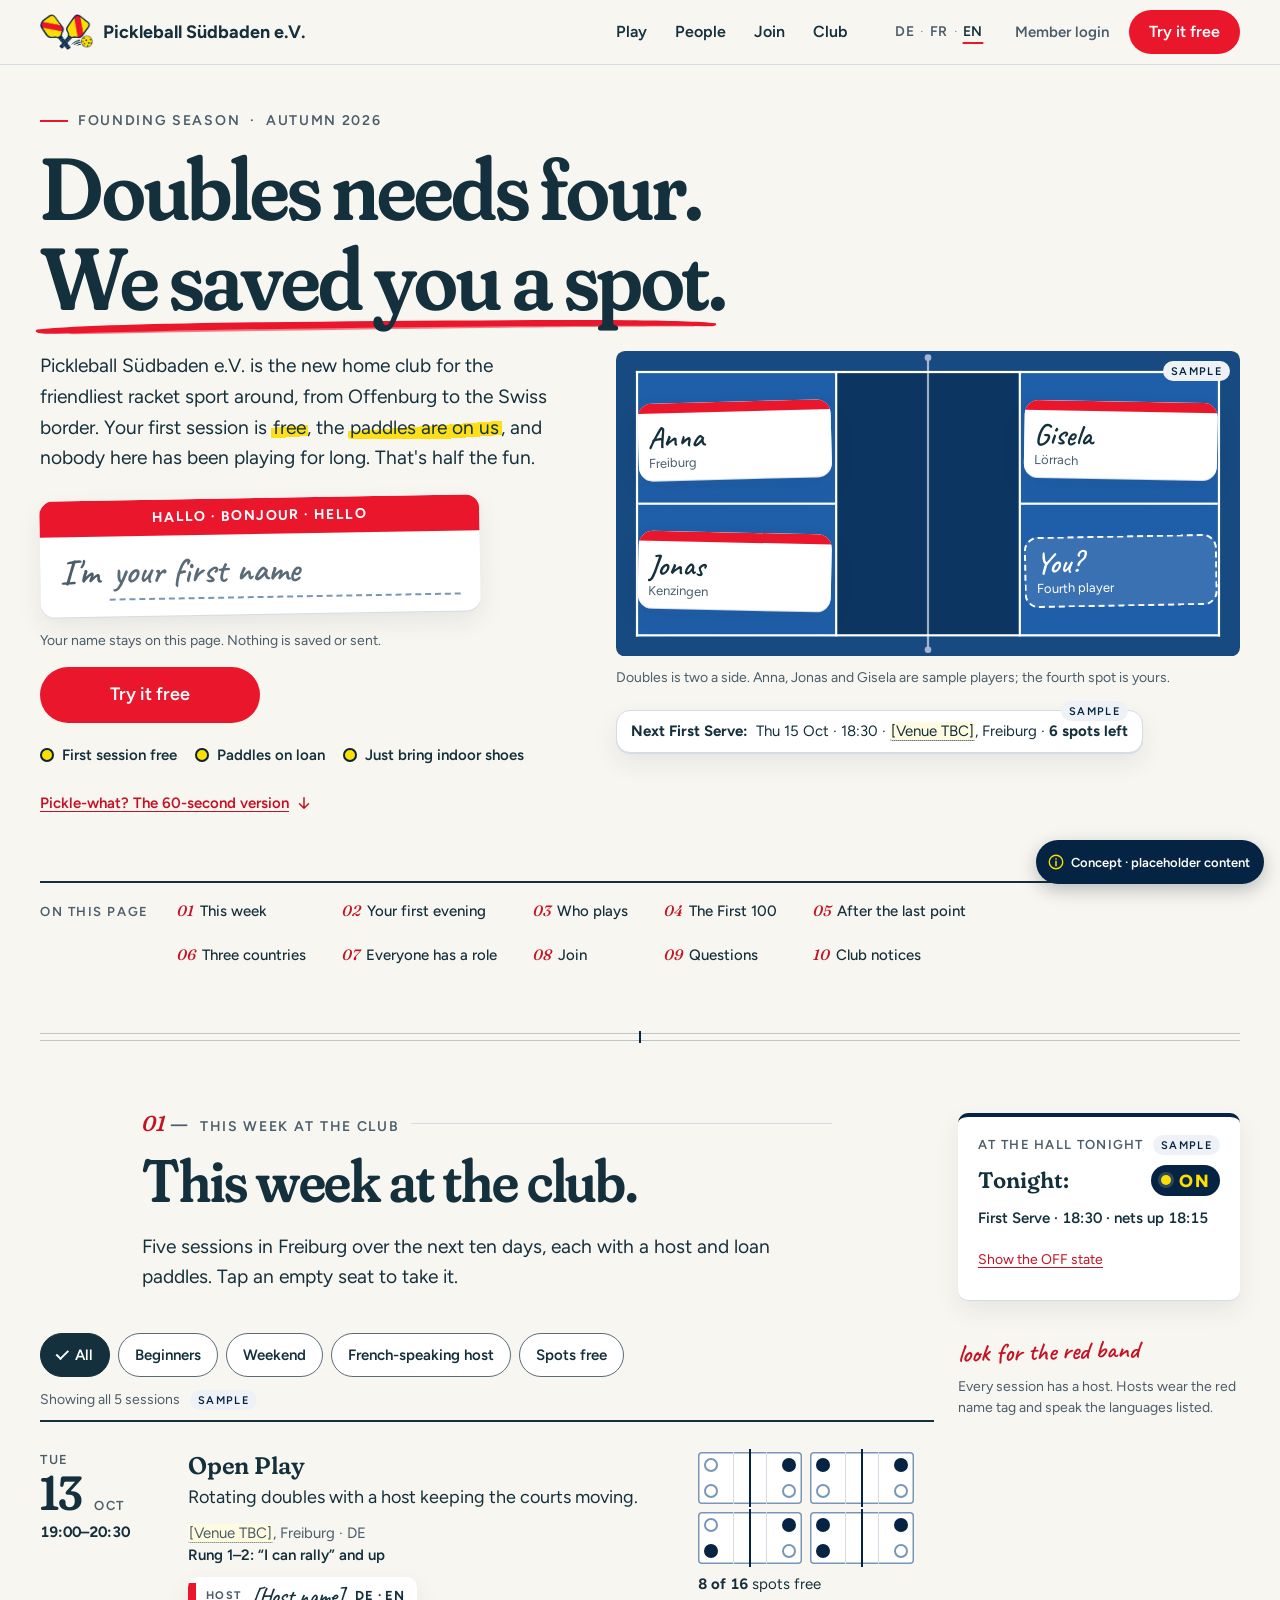
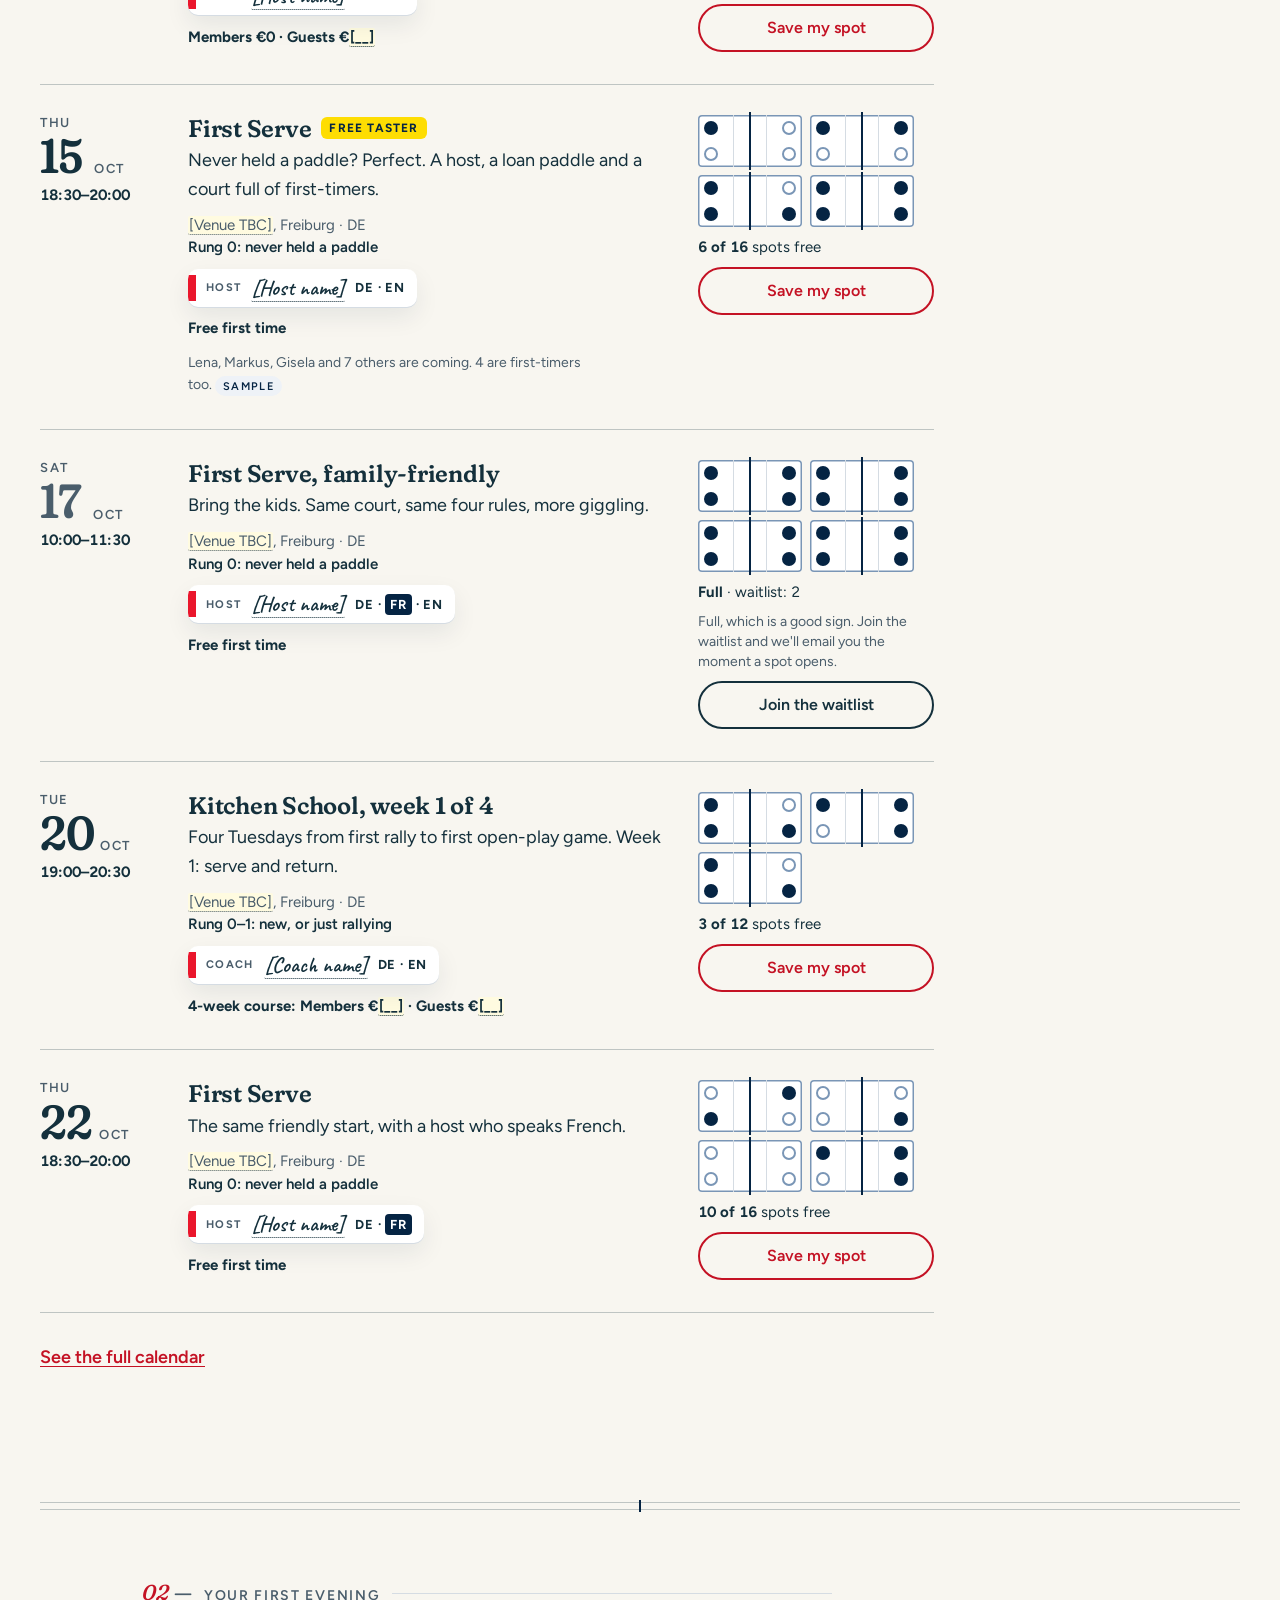
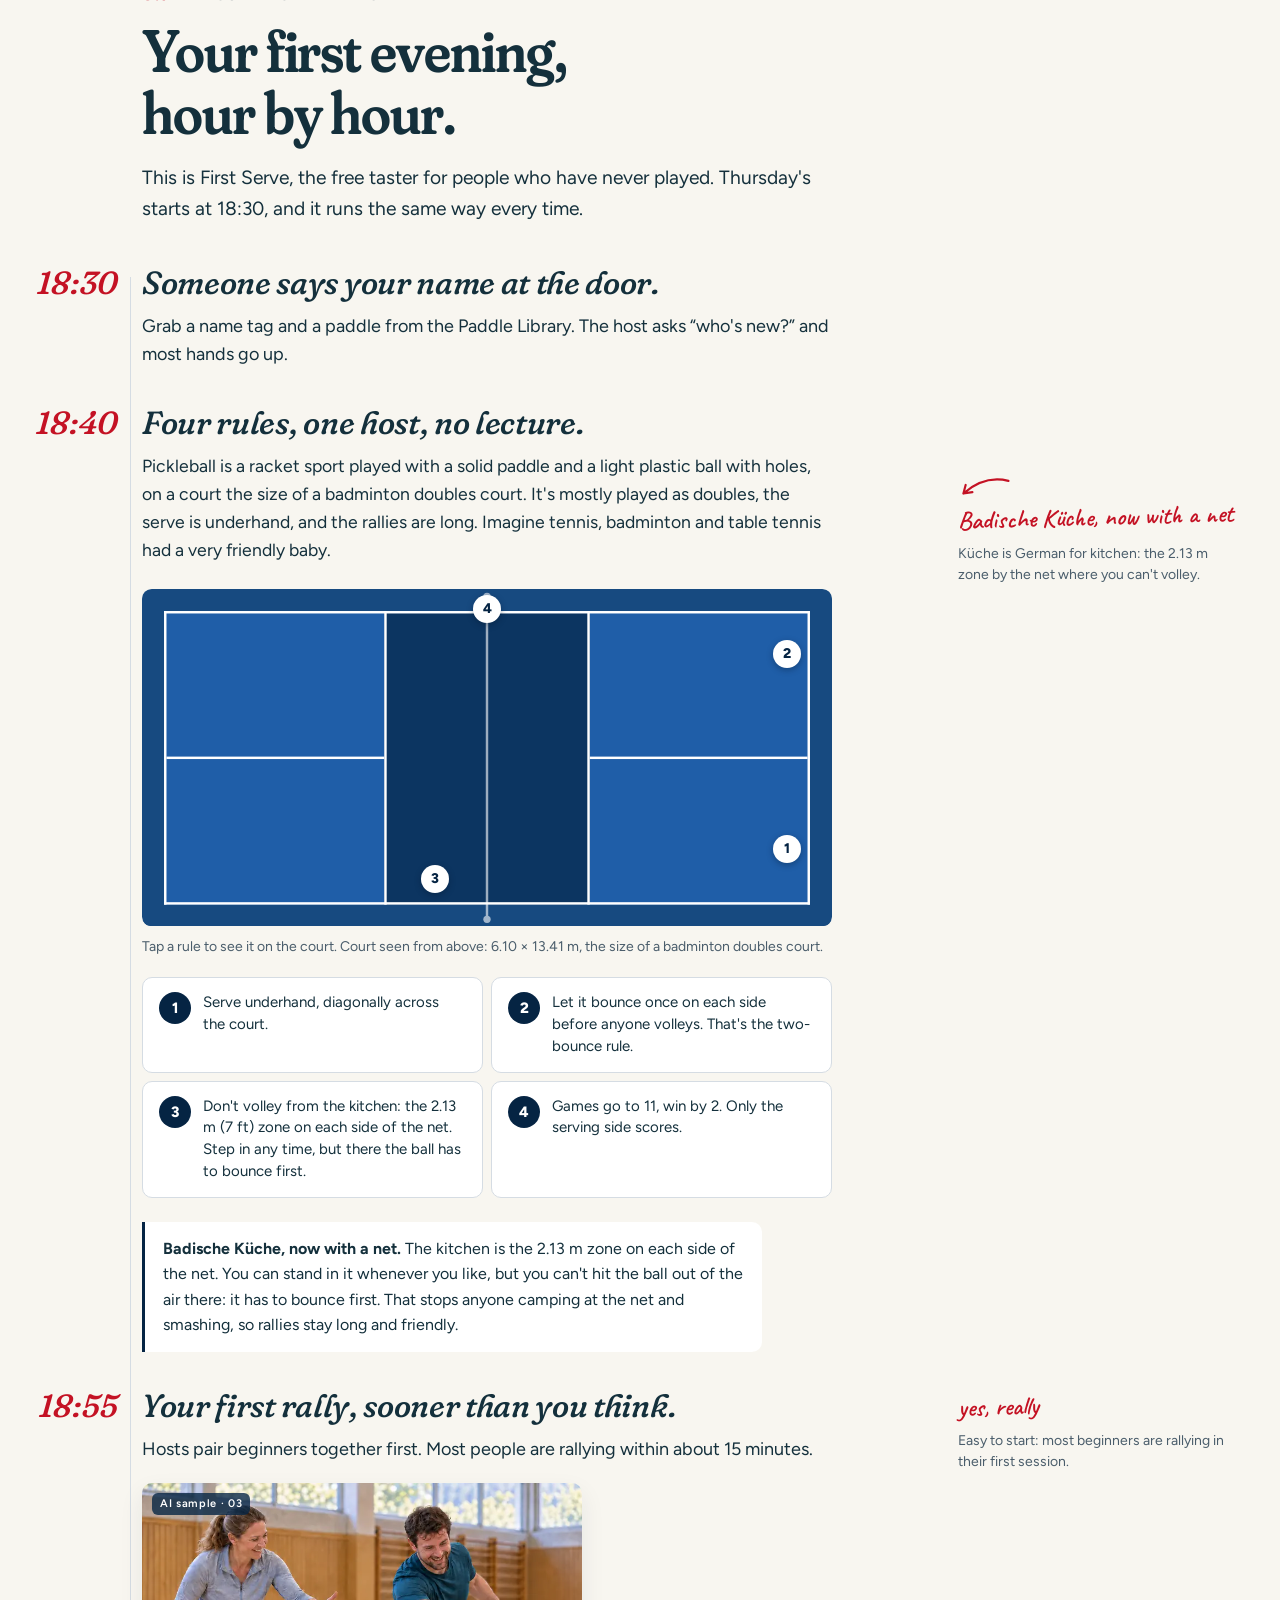
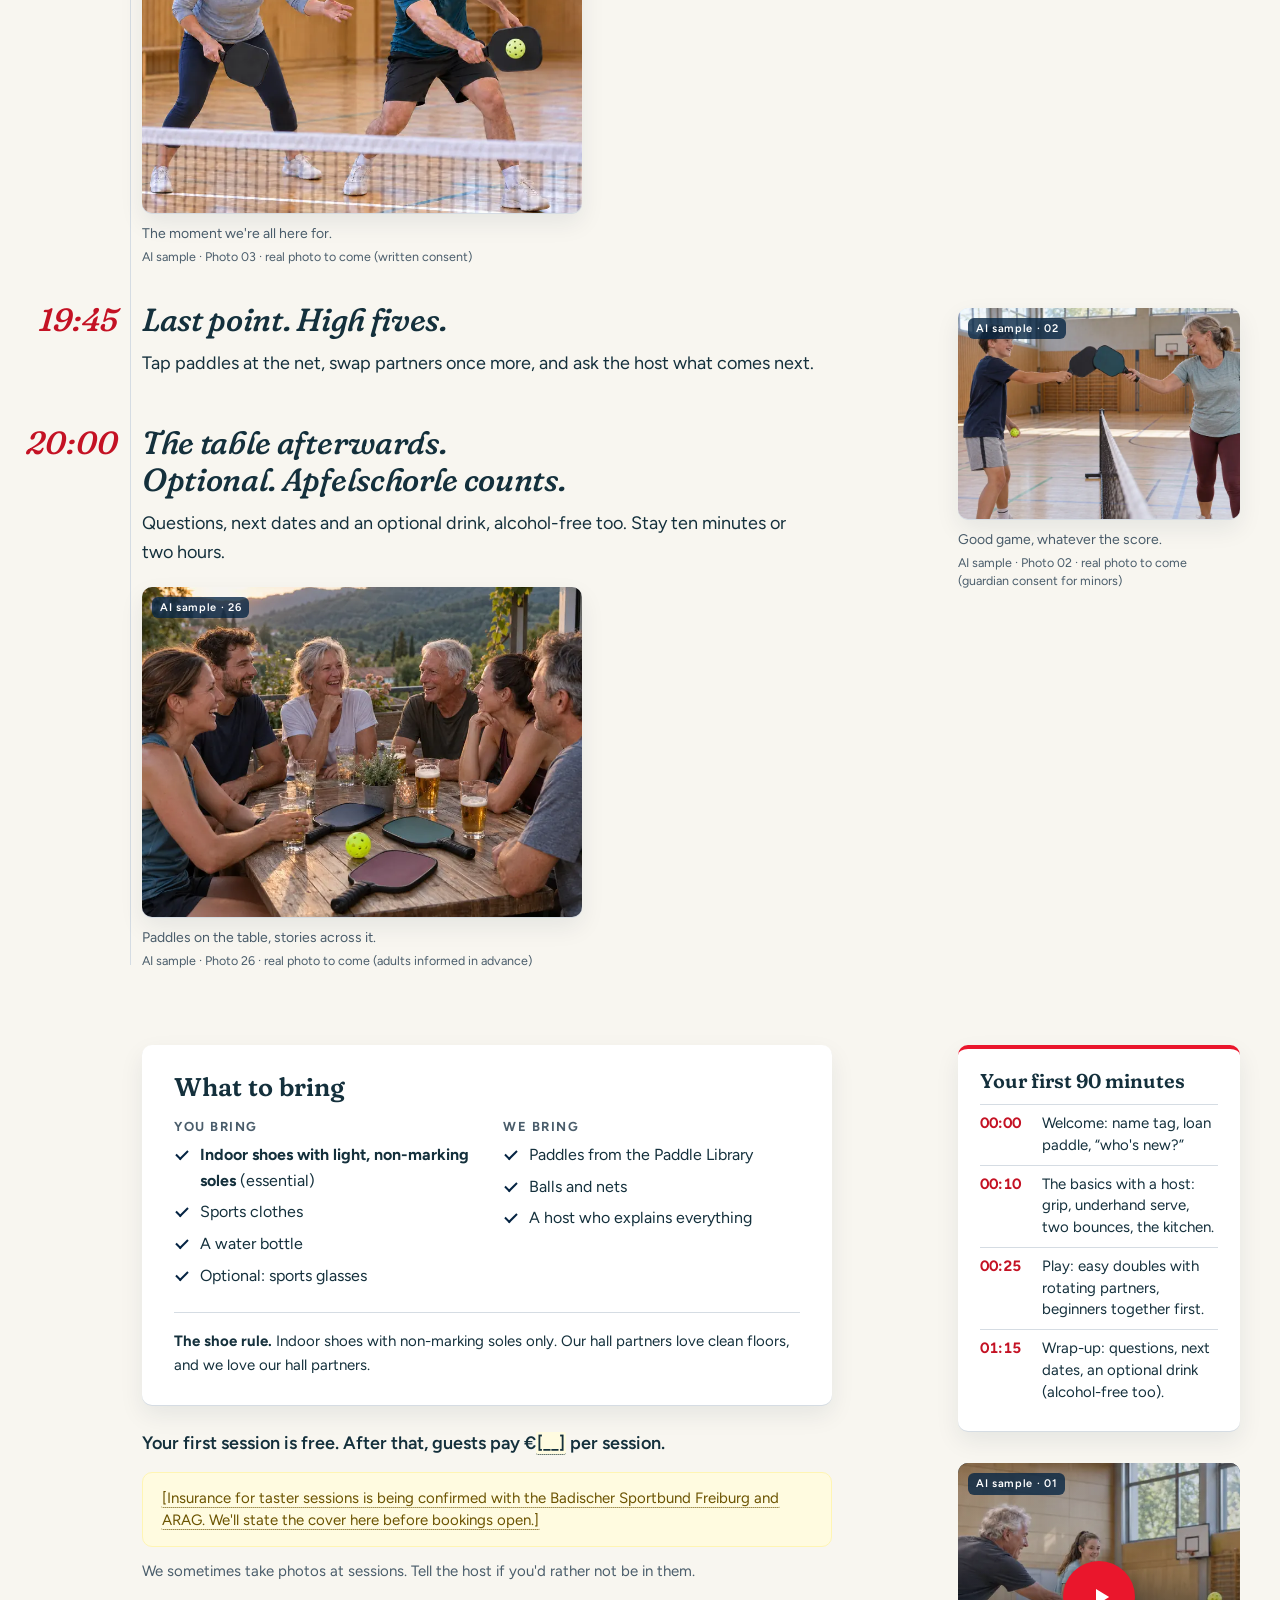
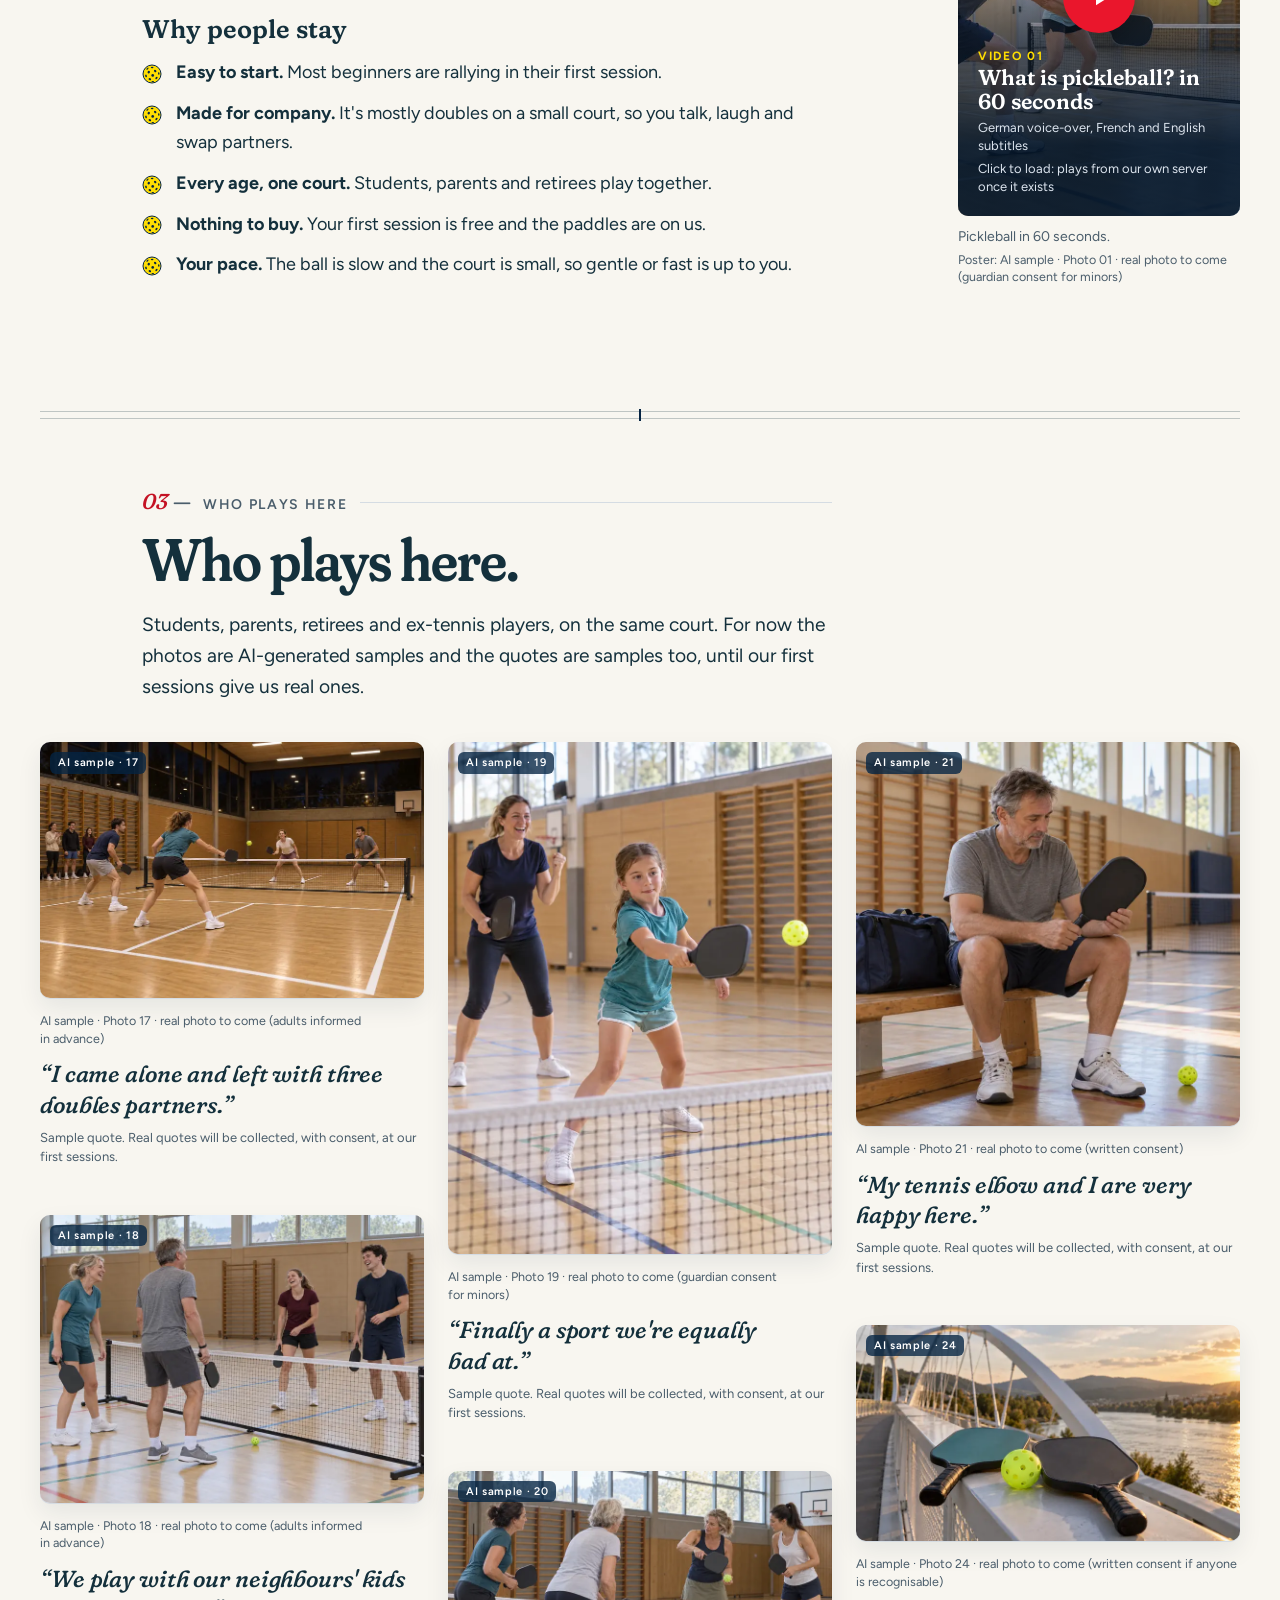
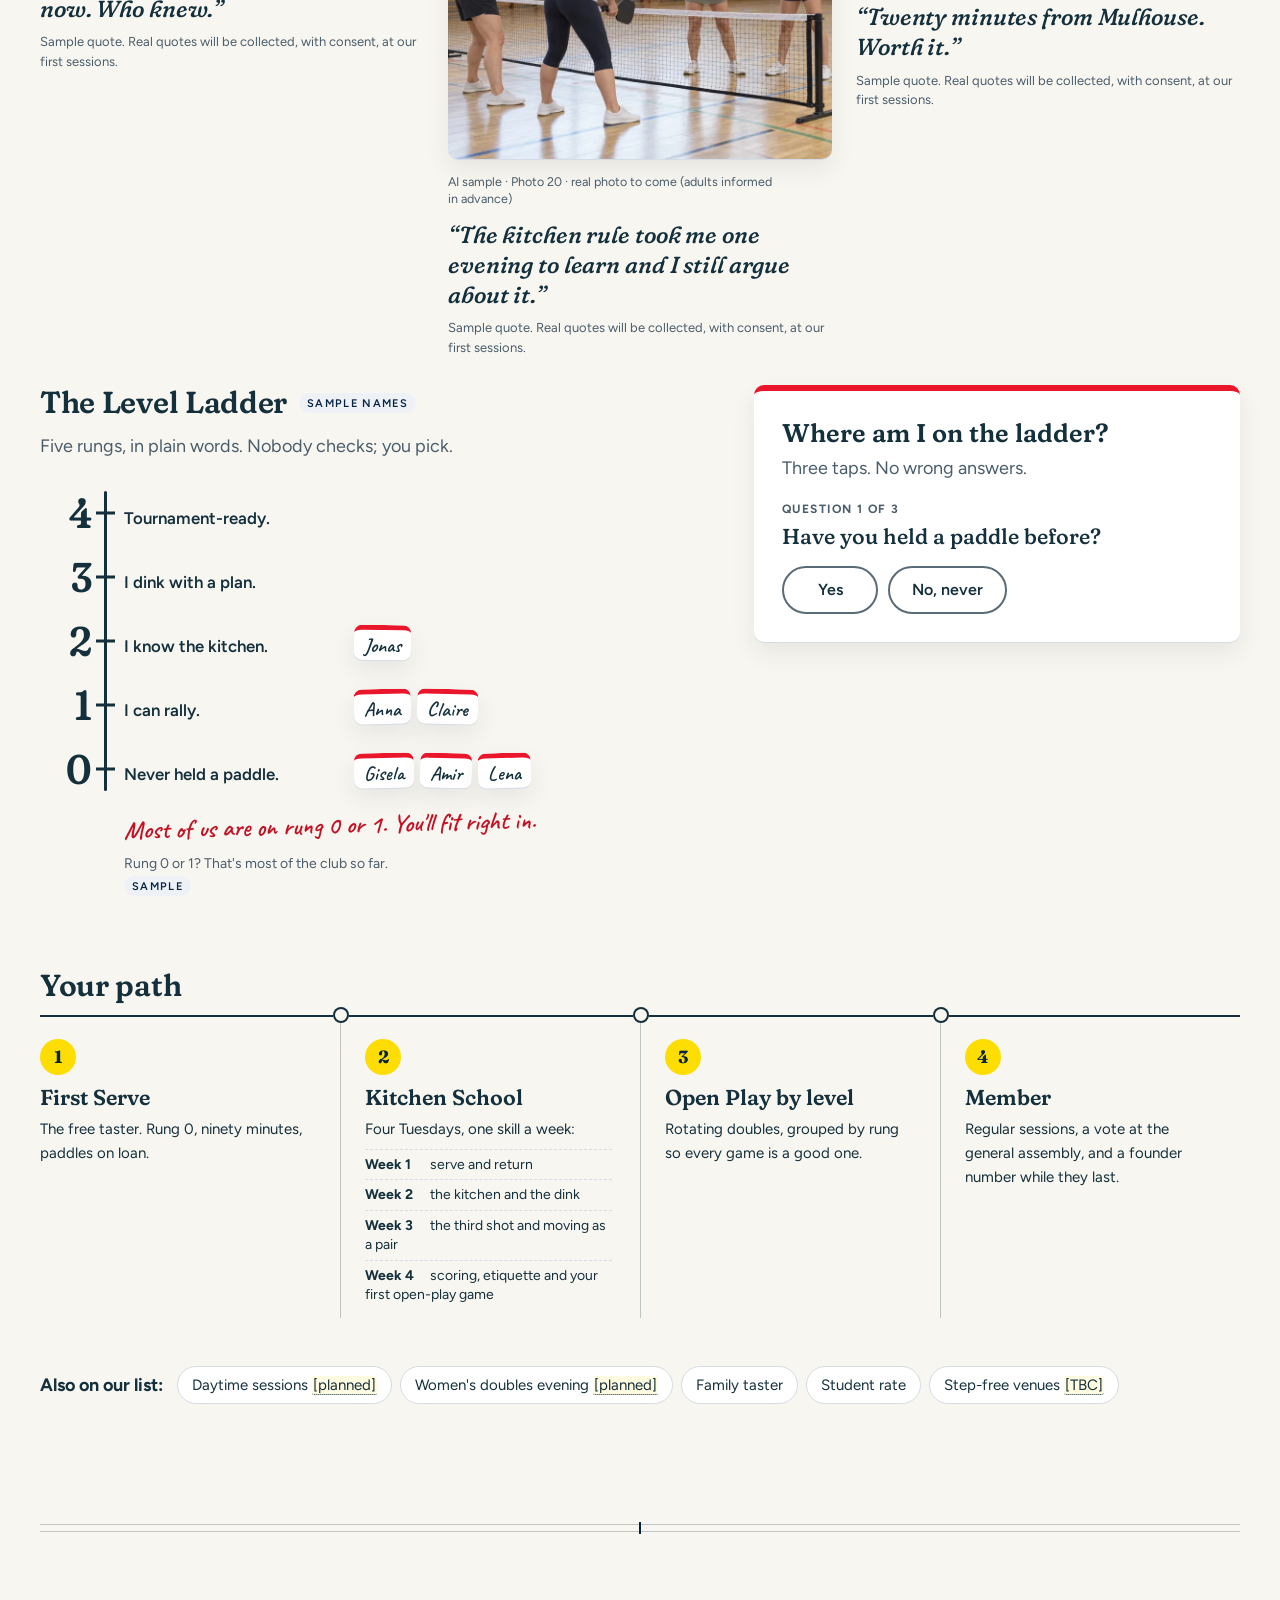
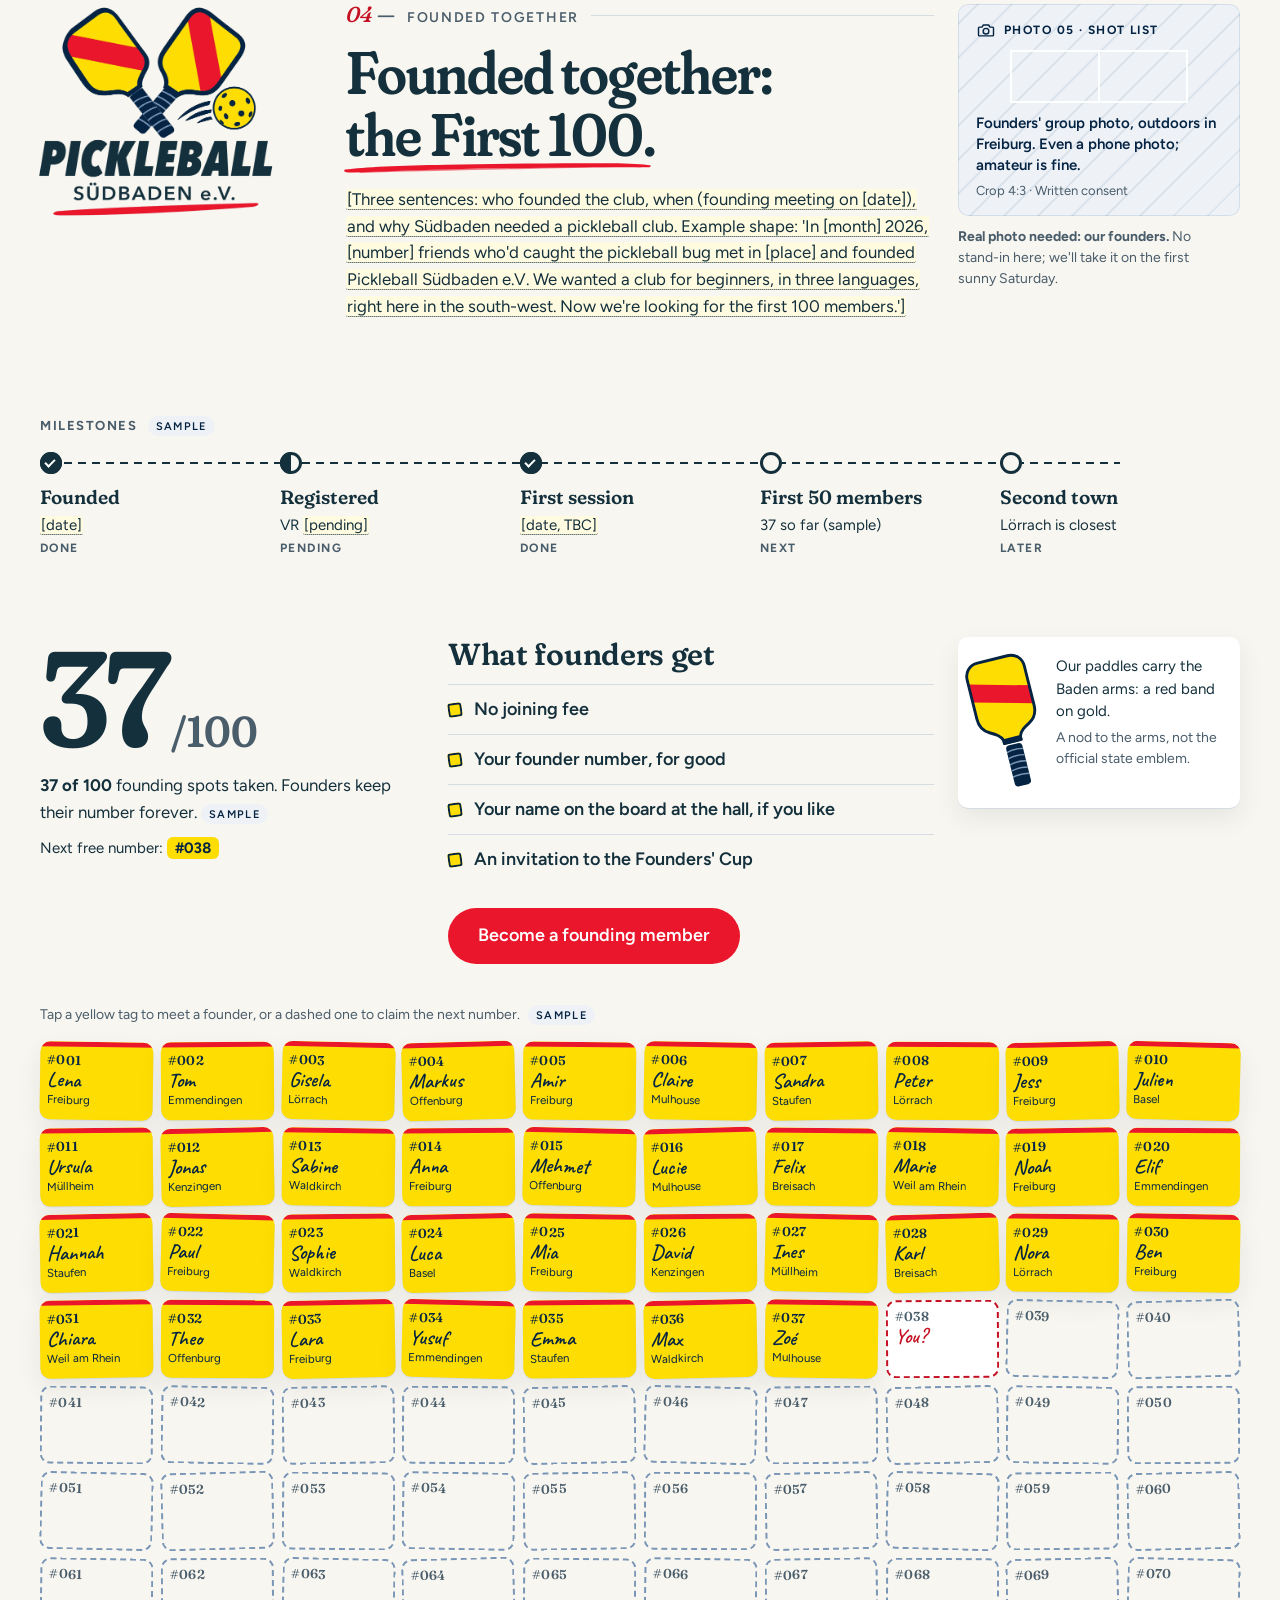
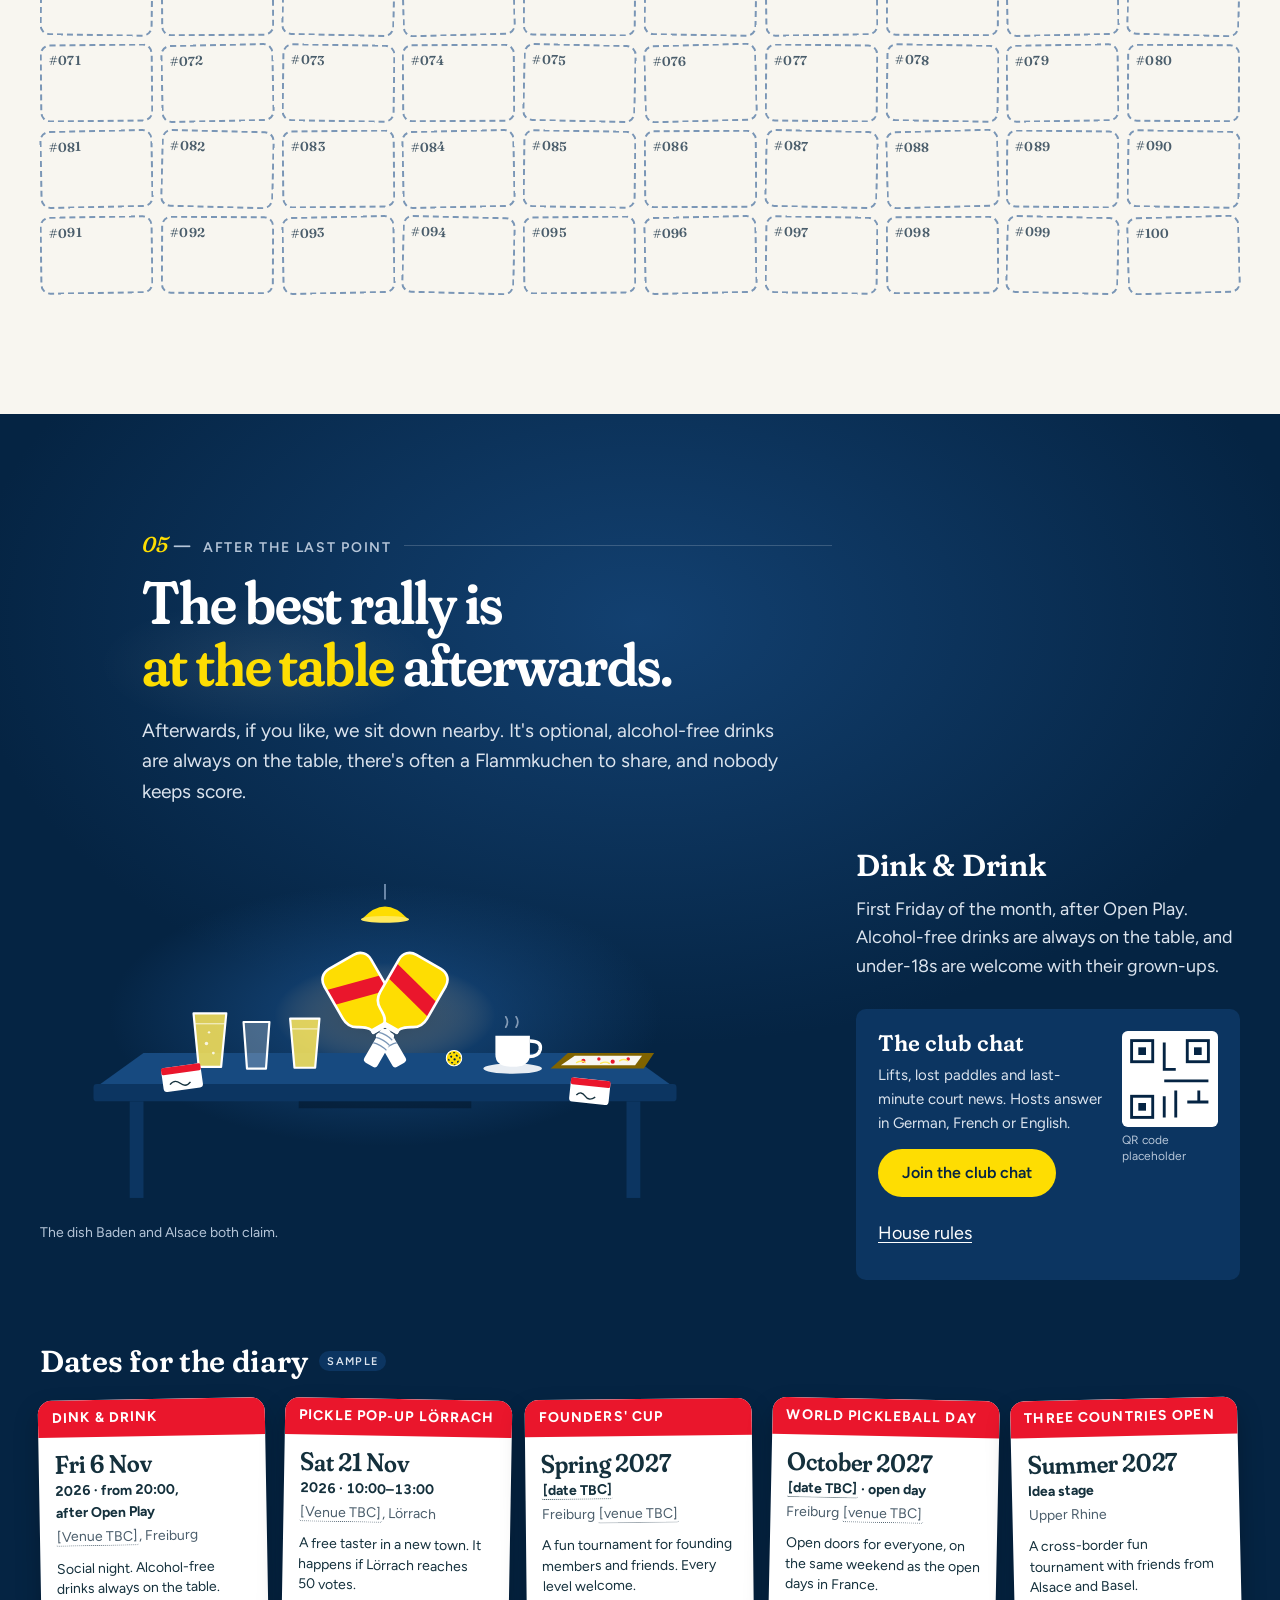
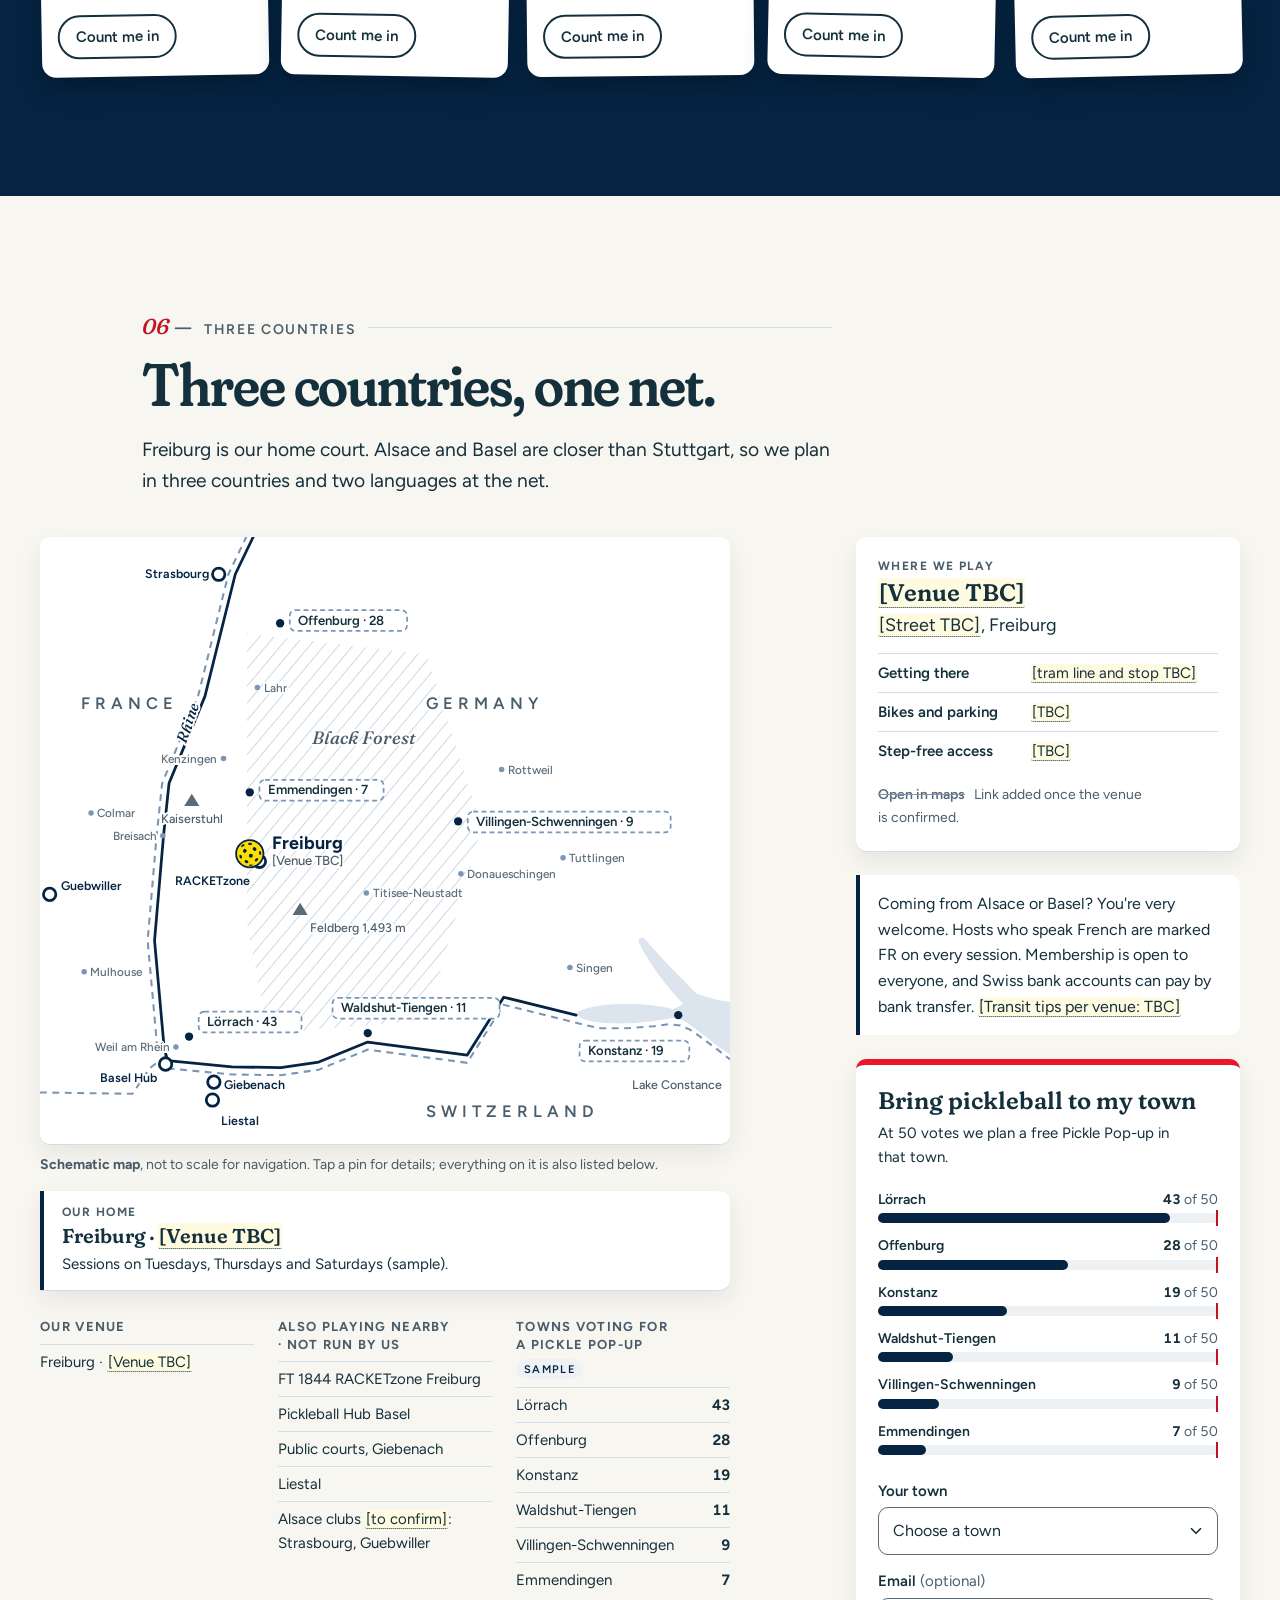
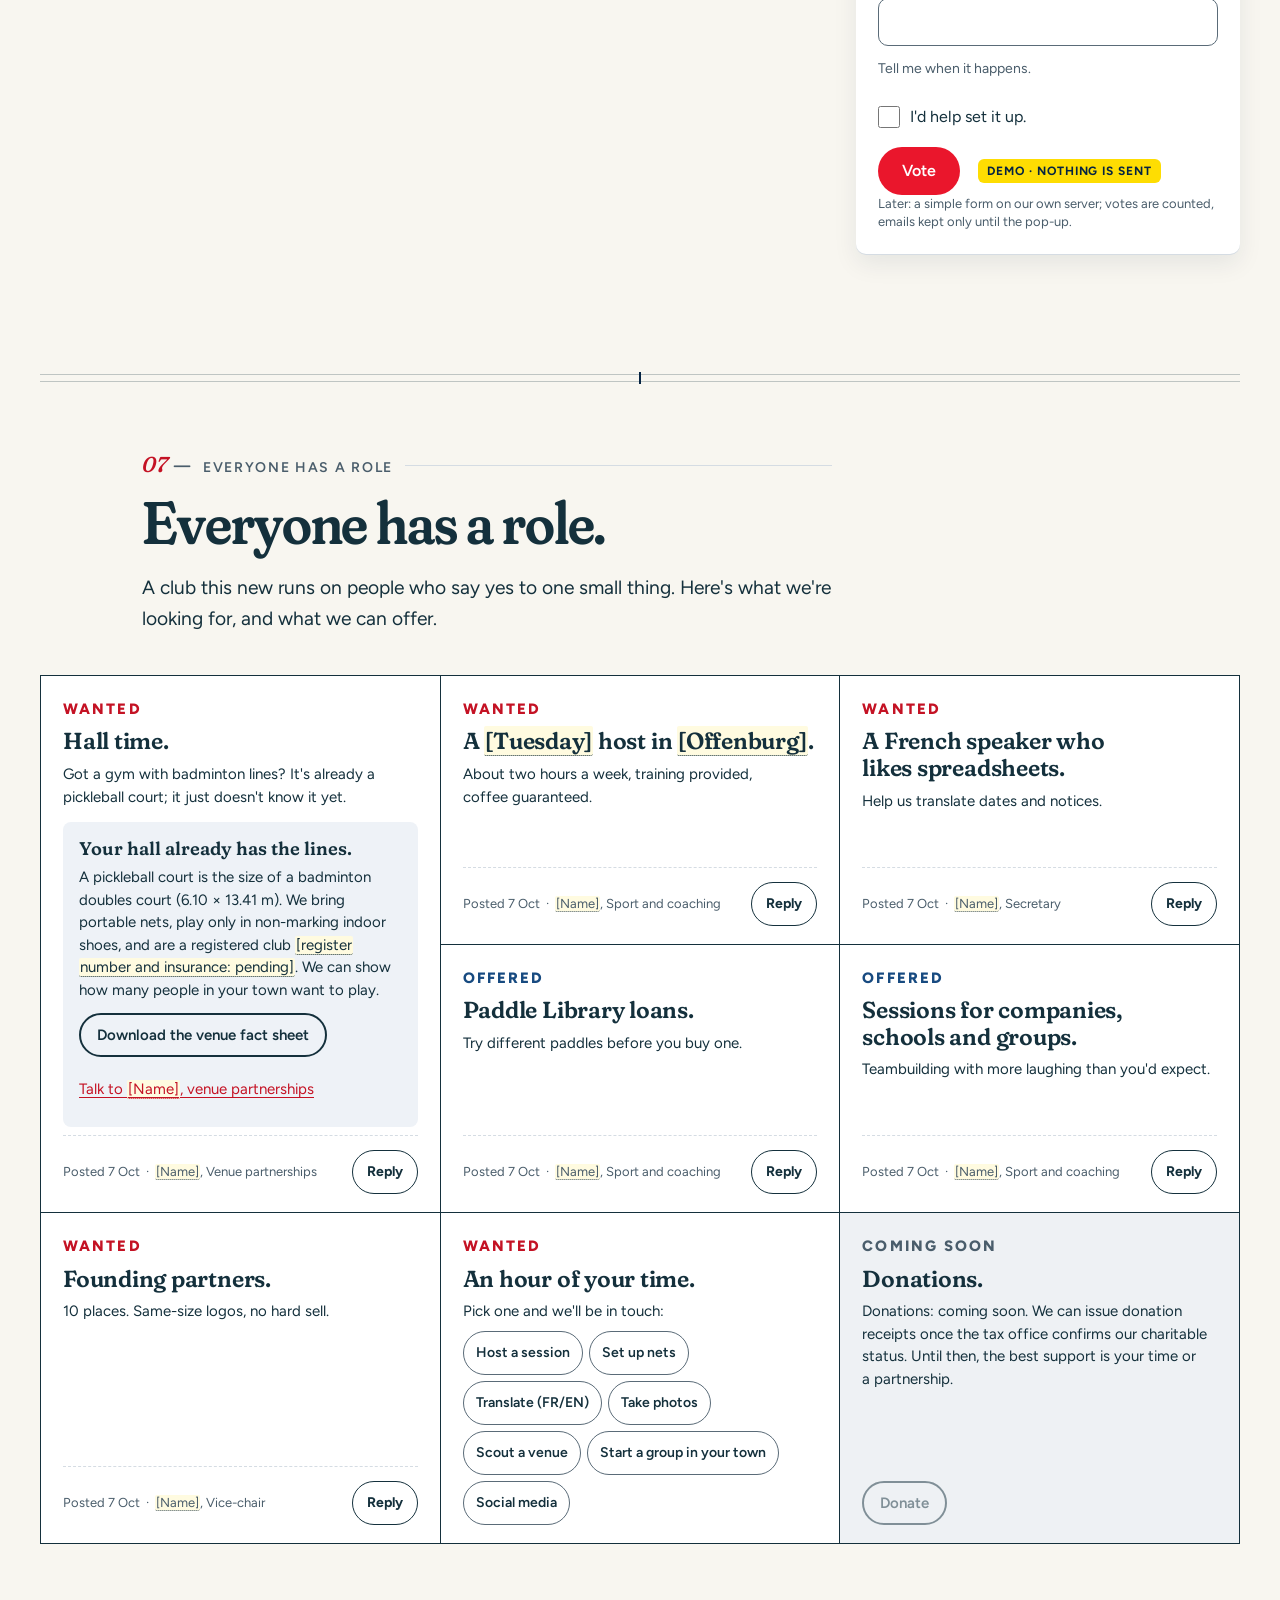
<file: concepts/b-saved-you-a-spot/index.en.html>
<!doctype html>
<html lang="en" class="no-js">
<head>
<meta charset="utf-8">
<meta name="viewport" content="width=device-width, initial-scale=1, viewport-fit=cover">
<meta name="robots" content="noindex">
<title>Pickleball Südbaden e.V. · Concept B: Saved You a Spot</title>
<meta name="description" content="Doubles needs four. Pickleball Südbaden e.V. is the new home club for pickleball from Offenburg to the Swiss border. Your first session is free and the paddles are on us.">
<link rel="alternate" hreflang="de" href="index.html">
<link rel="alternate" hreflang="en" href="index.en.html">
<link rel="alternate" hreflang="x-default" href="index.html">
<link rel="icon" href="../shared/favicon.svg" type="image/svg+xml">
<link rel="icon" href="../shared/favicon-32.png" sizes="32x32" type="image/png">
<link rel="apple-touch-icon" href="../shared/apple-touch-icon.png">
<!-- Prototype-only exception: Google Fonts CDN. Production self-hosts these files (DSGVO). -->
<link rel="preconnect" href="https://fonts.googleapis.com">
<link rel="preconnect" href="https://fonts.gstatic.com" crossorigin>
<link rel="stylesheet" href="https://fonts.googleapis.com/css2?family=Fraunces:ital,opsz,wght,SOFT,WONK@0,9..144,100..900,0..100,0..1;1,9..144,100..900,0..100,0..1&family=Figtree:ital,wght@0,300..900;1,300..900&family=Caveat:wght@500..700&display=swap">
<link rel="stylesheet" href="style.css">
<script>document.documentElement.classList.replace('no-js','js');</script>
<script src="app.js" defer></script>
</head>
<body>

<!-- Icon sprite -->
<svg class="sprite" width="0" height="0" aria-hidden="true" focusable="false">
  <symbol id="i-ball" viewBox="0 0 100 100">
    <circle cx="50" cy="50" r="45" fill="#FEDD02" stroke="currentColor" stroke-width="6"/>
    <g fill="#052443">
      <ellipse cx="50.7" cy="17.7" rx="4" ry="6.6" transform="rotate(-89 50.7 17.7)"/>
      <ellipse cx="27.3" cy="23.2" rx="3.3" ry="6.6" transform="rotate(-130 27.3 23.2)"/>
      <ellipse cx="65.9" cy="34.7" rx="5.5" ry="6.6" transform="rotate(-44 65.9 34.7)"/>
      <ellipse cx="33.8" cy="40.7" rx="5.9" ry="6.6" transform="rotate(-150 33.8 40.7)"/>
      <ellipse cx="83.9" cy="47.6" rx="3.6" ry="6.6" transform="rotate(-4 83.9 47.6)"/>
      <circle cx="53.6" cy="57" r="6.6"/>
      <ellipse cx="20.1" cy="59.6" rx="4.2" ry="6.6" transform="rotate(162 20.1 59.6)"/>
      <ellipse cx="72.4" cy="69.8" rx="4.4" ry="6.6" transform="rotate(42 72.4 69.8)"/>
      <ellipse cx="39.2" cy="75.8" rx="4.8" ry="6.6" transform="rotate(113 39.2 75.8)"/>
      <ellipse cx="53.9" cy="87.7" rx="2.3" ry="6.6" transform="rotate(84 53.9 87.7)"/>
    </g>
  </symbol>
  <symbol id="i-x" viewBox="0 0 24 24"><path d="M6 6l12 12M18 6L6 18" fill="none" stroke="currentColor" stroke-width="2.2" stroke-linecap="round"/></symbol>
  <symbol id="i-check" viewBox="0 0 24 24"><path d="M5 12.5l4.4 4.4L19 7.4" fill="none" stroke="currentColor" stroke-width="2.6" stroke-linecap="round" stroke-linejoin="round"/></symbol>
  <symbol id="i-camera" viewBox="0 0 24 24"><path d="M4 8.5h3.2L8.8 6h6.4l1.6 2.5H20a1 1 0 0 1 1 1V18a1 1 0 0 1-1 1H4a1 1 0 0 1-1-1V9.5a1 1 0 0 1 1-1z" fill="none" stroke="currentColor" stroke-width="1.7" stroke-linejoin="round"/><circle cx="12" cy="13.4" r="3.4" fill="none" stroke="currentColor" stroke-width="1.7"/></symbol>
  <symbol id="i-menu" viewBox="0 0 24 24"><path d="M4 7h16M4 12h16M4 17h11" fill="none" stroke="currentColor" stroke-width="2.2" stroke-linecap="round"/></symbol>
  <symbol id="i-play" viewBox="0 0 24 24"><path d="M8 5.5v13l10.5-6.5z" fill="currentColor"/></symbol>
  <symbol id="i-down" viewBox="0 0 24 24"><path d="M12 5v14M6 13l6 6 6-6" fill="none" stroke="currentColor" stroke-width="2" stroke-linecap="round" stroke-linejoin="round"/></symbol>
  <symbol id="i-plus" viewBox="0 0 24 24"><path d="M12 5v14M5 12h14" fill="none" stroke="currentColor" stroke-width="2.2" stroke-linecap="round"/></symbol>
  <symbol id="i-minus" viewBox="0 0 24 24"><path d="M5 12h14" fill="none" stroke="currentColor" stroke-width="2.2" stroke-linecap="round"/></symbol>
  <symbol id="i-info" viewBox="0 0 24 24"><circle cx="12" cy="12" r="9" fill="none" stroke="currentColor" stroke-width="1.8"/><path d="M12 11v6M12 7.5v.5" fill="none" stroke="currentColor" stroke-width="2" stroke-linecap="round"/></symbol>
  <symbol id="i-doc" viewBox="0 0 24 24"><path d="M7 3h7l4 4v14H7z M14 3v4h4" fill="none" stroke="currentColor" stroke-width="1.7" stroke-linejoin="round"/></symbol>
  <symbol id="i-arrow-l" viewBox="0 0 60 30"><path d="M56 6 C 40 2, 22 6, 6 20 M6 20 l 10 -1.5 M6 20 l 2.5 -9.5" fill="none" stroke="currentColor" stroke-width="2.4" stroke-linecap="round" stroke-linejoin="round"/></symbol>
</svg>

<a class="skip" href="#main">Skip to content</a>

<header class="site-head" id="top-bar">
  <div class="wrap head-row">
    <a class="brand" href="#top">
      <img class="brand__mark" src="../shared/logo-mark.png" alt="" width="53" height="36">
      <span class="brand__name">Pickleball Südbaden e.V.</span>
    </a>
    <nav class="main-nav" aria-label="Main">
      <ul>
        <li><a href="#play">Play</a></li>
        <li><a href="#people">People</a></li>
        <li><a href="#join">Join</a></li>
        <li><a href="#club">Club</a></li>
      </ul>
    </nav>
    <div class="head-tools">
      <div class="lang" role="group" aria-label="Language">
        <a href="index.html" lang="de" hreflang="de" aria-label="DE, Deutsch">DE</a><span class="lang__dot" aria-hidden="true">·</span><button type="button" lang="fr" data-lang-notice="fr" aria-label="FR, Français">FR</button><span class="lang__dot" aria-hidden="true">·</span><a href="index.en.html" lang="en" hreflang="en" aria-current="page" aria-label="EN, English">EN</a>
      </div>
      <button class="member-link" type="button" data-open="login">Member login</button>
      <button class="btn btn--red head-cta" type="button" data-open="trial">Try it free</button>
      <button class="menu-btn" type="button" data-open="menu" aria-haspopup="dialog"><svg aria-hidden="true" focusable="false"><use href="#i-menu"/></svg><span>Menu</span></button>
    </div>
  </div>
</header>

<main id="main" tabindex="-1">

<!-- ============ HERO ============ -->
<section class="hero" id="top" aria-labelledby="hero-h">
  <div class="wrap hero__wrap">
    <div class="hero__head">
    <p class="dateline">Founding season <span aria-hidden="true">·</span> Autumn 2026</p>
    <h1 class="hero__h" id="hero-h">Doubles needs four. <span class="brushed">We saved you a spot.<svg class="brush" viewBox="0 0 600 40" preserveAspectRatio="none" aria-hidden="true" focusable="false"><defs><mask id="bm-hero" maskUnits="userSpaceOnUse" x="-30" y="-10" width="660" height="60"><path class="brush__m" d="M-20 24 C 150 18, 420 14, 620 18" pathLength="1"/></mask></defs><g mask="url(#bm-hero)"><path class="brush__ink" d="M4 28C40 22 110 19 200 17C300 15 420 13 520 14C556 14.5 584 16 597 18.5C598.5 20.5 597 22.5 594 23C560 22 520 22 470 22.6C380 23.6 290 25 200 27.5C130 29.5 70 32 20 34.5C10 35 3 33.5 2.5 31C2 29.5 2.8 28.6 4 28Z"/><path class="brush__ink brush__ink--dry" d="M30 33C120 29 260 25 400 22.5C470 21.4 530 20.8 580 21L578 23.5C520 23.6 440 24.6 360 26.4C250 28.7 140 31.6 34 35.4Z"/></g></svg></span></h1>
    </div>

    <div class="hero__grid">
      <div class="hero__copy">
        <p class="hero__sub">Pickleball Südbaden e.V. is the new home club for the friendliest racket sport around, from Offenburg to the Swiss border. Your first session is <mark class="hl">free</mark>, the <mark class="hl">paddles are on us</mark>, and nobody here has been playing for long.<span class="hero__sub-more"> That's half the fun.</span></p>

        <form class="name-form" id="name-form" method="get" action="#play">
          <div class="tag tag--hero">
            <div class="tag__band" aria-hidden="true"><span lang="de">Hallo</span> · <span lang="fr">Bonjour</span> · <span>Hello</span></div>
            <div class="tag__field">
              <span class="tag__im" aria-hidden="true">I'm</span>
              <label class="sr-only" for="hero-name">Your first name</label>
              <input class="tag__input" id="hero-name" type="text" autocomplete="given-name" placeholder="your first name" maxlength="40" spellcheck="false" aria-describedby="hero-name-hint">
            </div>
          </div>
          <p class="name-hint" id="hero-name-hint">Your name stays on this page. Nothing is saved or sent.</p>
          <button class="btn btn--red btn--lg hero__cta" id="hero-cta" type="submit" data-session="S2">Try it free</button>
        </form>

        <button class="next-chip next-chip--copy" type="button" data-open="trial" data-session="S2">
          <span class="next-chip__k">Next First Serve:</span>
          <span class="next-chip__v">Thu 15 Oct · 18:30 · <span class="ph" title="Placeholder: to be confirmed">[Venue TBC]</span>, Freiburg · <strong><span data-free-text="S2">6</span> spots left</strong></span>
          <span class="pill">Sample</span>
        </button>

        <ul class="reassure" aria-label="The short version">
          <li>First session free</li>
          <li>Paddles on loan</li>
          <li>Just bring indoor shoes</li>
        </ul>
        <a class="pickle-what" href="#what">Pickle-what? The 60-second version <svg aria-hidden="true" focusable="false"><use href="#i-down"/></svg></a>
      </div>

      <div class="hero__side">
      <figure class="hero__court">
        <div class="court court--hero" id="hero-court" role="img" aria-label="A pickleball doubles court seen from above, with three sample players, Anna, Jonas and Gisela, and one open spot marked You?">
          <svg class="court__svg" viewBox="-18 -18 564 276" aria-hidden="true" focusable="false">
            <rect class="court__runoff" x="-18" y="-18" width="564" height="276" rx="8"/>
            <g class="surfaces"><rect class="court-surface" x="0" y="0" width="528" height="240"/><rect class="kitchen" x="180" y="0" width="84" height="240"/><rect class="kitchen" x="264" y="0" width="84" height="240"/></g>
            <g class="lines" fill="currentColor"><rect x="0" y="0" width="528" height="2"/><rect x="0" y="238" width="528" height="2"/><rect x="0" y="0" width="2" height="240"/><rect x="526" y="0" width="2" height="240"/><rect x="180" y="0" width="2" height="240"/><rect x="346" y="0" width="2" height="240"/><rect x="2" y="119" width="178" height="2"/><rect x="348" y="119" width="178" height="2"/></g>
            <g class="net" fill="currentColor" opacity="0.6"><rect x="263" y="-12" width="2" height="264"/><circle cx="264" cy="-12" r="3"/><circle cx="264" cy="252" r="3"/></g>
          </svg>
          <div class="ct tag tag--court" style="--x:19%;--y:29%;--rot:-1.5deg"><div class="tag__band"></div><div class="tag__field"><span class="tag__name">Anna</span><span class="tag__meta">Freiburg</span></div></div>
          <div class="ct tag tag--court" style="--x:19%;--y:72%;--rot:1.2deg"><div class="tag__band"></div><div class="tag__field"><span class="tag__name">Jonas</span><span class="tag__meta">Kenzingen</span></div></div>
          <div class="ct tag tag--court" style="--x:81%;--y:29%;--rot:1deg"><div class="tag__band"></div><div class="tag__field"><span class="tag__name">Gisela</span><span class="tag__meta">Lörrach</span></div></div>
          <div class="ct tag tag--court tag--empty" id="you-tag" style="--x:81%;--y:72%;--rot:-1deg"><div class="tag__band"></div><div class="tag__field"><span class="tag__name" id="you-name">You?</span><span class="tag__meta" id="you-meta">Fourth player</span></div></div>
          <span class="pill court__pill">Sample</span>
        </div>
        <figcaption class="caption">Doubles is two a side. Anna, Jonas and Gisela are sample players; the fourth spot is yours.</figcaption>
      </figure>
      <!-- desktop: the next-session chip sits under the court (the copy column keeps its own for phones) -->
      <button class="next-chip next-chip--side" type="button" data-open="trial" data-session="S2">
        <span class="next-chip__k">Next First Serve:</span>
        <span class="next-chip__v">Thu 15 Oct · 18:30 · <span class="ph" title="Placeholder: to be confirmed">[Venue TBC]</span>, Freiburg · <strong><span data-free-text="S2">6</span> spots left</strong></span>
        <span class="pill">Sample</span>
      </button>
      </div>
    </div>

    <nav class="toc" aria-label="On this page">
      <p class="toc__label">On this page</p>
      <ol class="toc__list">
        <li><a href="#play"><span class="toc__n">01</span> This week</a></li>
        <li><a href="#first-evening"><span class="toc__n">02</span> Your first evening</a></li>
        <li><a href="#people"><span class="toc__n">03</span> Who plays</a></li>
        <li><a href="#first-100"><span class="toc__n">04</span> The First 100</a></li>
        <li><a href="#after"><span class="toc__n">05</span> After the last point</a></li>
        <li><a href="#region"><span class="toc__n">06</span> Three countries</a></li>
        <li><a href="#roles"><span class="toc__n">07</span> Everyone has a role</a></li>
        <li><a href="#join"><span class="toc__n">08</span> Join</a></li>
        <li><a href="#faq"><span class="toc__n">09</span> Questions</a></li>
        <li><a href="#club"><span class="toc__n">10</span> Club notices</a></li>
      </ol>
    </nav>
  </div>
</section>

<!-- ============ 01 THIS WEEK ============ -->
<section class="sec" id="play" aria-labelledby="play-h">
  <div class="wrap">
    <div class="kline" aria-hidden="true"></div>
    <div class="grid">
      <header class="sec-head col-read">
        <p class="opener"><span class="opener__n">01</span><span class="opener__t">This week at the club</span></p>
        <h2 id="play-h">This week at the club.</h2>
        <p class="lede">Five sessions in Freiburg over the next ten days, each with a host and loan paddles. Tap an empty seat to take it.</p>
      </header>

      <div class="col-margin margin-stack">
        <div class="tonight" id="tonight" data-state="on">
          <p class="tonight__k">At the hall tonight <span class="pill">Sample</span></p>
          <p class="tonight__line"><span class="tonight__label">Tonight:</span> <strong class="tonight__state" id="tonight-state"><span class="lamp" aria-hidden="true"></span>ON</strong> <span class="tonight__detail"><span id="tonight-detail">First Serve · 18:30 · nets up 18:15</span> <span class="pill tonight__pill">Sample</span></span></p>
          <button class="linkish tonight__toggle" type="button" id="tonight-toggle">Show the OFF state</button>
        </div>
        <div class="mnote mnote--seat" role="note">
          <span class="mnote__hand" aria-hidden="true">look for the red band</span>
          <span class="mnote__plain">Every session has a host. Hosts wear the red name tag and speak the languages listed.</span>
        </div>
      </div>

      <div class="col-wide sessions-wrap">
        <div class="filters" role="group" aria-label="Filter sessions">
          <button class="chip" type="button" data-filter="all" aria-pressed="true">All</button>
          <button class="chip" type="button" data-filter="beginners" aria-pressed="false">Beginners</button>
          <button class="chip" type="button" data-filter="weekend" aria-pressed="false">Weekend</button>
          <button class="chip" type="button" data-filter="fr" aria-pressed="false">French-speaking host</button>
          <button class="chip" type="button" data-filter="free" aria-pressed="false">Spots free</button>
          <button class="chip chip--rung" type="button" data-filter="rung" aria-pressed="true" id="rung-chip" hidden>My rung: <span id="rung-chip-n">0</span><svg aria-hidden="true" focusable="false"><use href="#i-x"/></svg><span class="sr-only">(remove)</span></button>
        </div>
        <p class="filter-status"><span id="filter-status" aria-live="polite">Showing all 5 sessions</span> <span class="pill">Sample</span></p>

        <ol class="sessions" id="sessions">
          <li class="srow" id="s-S1" data-id="S1" data-levels="1 2 3 4" data-weekend="0" data-fr="0">
            <div class="srow__date"><span class="srow__wd">Tue</span><span class="srow__dn">13</span><span class="srow__mo">Oct</span><span class="srow__tm">19:00–20:30</span></div>
            <div class="srow__body">
              <h3 class="srow__title">Open Play</h3>
              <p class="srow__desc">Rotating doubles with a host keeping the courts moving.</p>
              <p class="srow__where"><span class="ph" title="Placeholder: to be confirmed">[Venue TBC]</span>, Freiburg · DE</p>
              <p class="srow__level">Rung 1–2: “I can rally” and up</p>
              <div class="srow__host">
                <span class="host-tag"><span class="host-tag__k">Host</span><span class="host-tag__name"><span class="ph" title="Placeholder: to be confirmed">[Host name]</span></span><span class="host-tag__langs"><abbr title="German">DE</abbr> · <abbr title="English">EN</abbr></span></span>
              </div>
              <p class="srow__price">Members €0 · Guests €<span class="ph" title="Placeholder: to be confirmed">[__]</span></p>
            </div>
            <div class="srow__seats">
<!--GEN:SEATS:S1-->
              <div class="seats seats--16" role="group" aria-label="Seats at Open Play, Tuesday 13 October: 8 of 16 free. Use the arrow keys to move between empty seats." data-seats="S1"><div class="mc" aria-hidden="false"><button class="seat" type="button" tabindex="0" data-open="trial" data-session="S1" aria-label="Book a seat at Open Play, Tuesday 13 October"></button><button class="seat" type="button" tabindex="-1" data-open="trial" data-session="S1" aria-label="Book a seat at Open Play, Tuesday 13 October"></button><span class="seat is-taken" aria-hidden="true"></span><button class="seat" type="button" tabindex="-1" data-open="trial" data-session="S1" aria-label="Book a seat at Open Play, Tuesday 13 October"></button></div><div class="mc" aria-hidden="false"><span class="seat is-taken" aria-hidden="true"></span><button class="seat" type="button" tabindex="-1" data-open="trial" data-session="S1" aria-label="Book a seat at Open Play, Tuesday 13 October"></button><span class="seat is-taken" aria-hidden="true"></span><button class="seat" type="button" tabindex="-1" data-open="trial" data-session="S1" aria-label="Book a seat at Open Play, Tuesday 13 October"></button></div><div class="mc" aria-hidden="false"><button class="seat" type="button" tabindex="-1" data-open="trial" data-session="S1" aria-label="Book a seat at Open Play, Tuesday 13 October"></button><span class="seat is-taken" aria-hidden="true"></span><span class="seat is-taken" aria-hidden="true"></span><button class="seat" type="button" tabindex="-1" data-open="trial" data-session="S1" aria-label="Book a seat at Open Play, Tuesday 13 October"></button></div><div class="mc" aria-hidden="false"><span class="seat is-taken" aria-hidden="true"></span><span class="seat is-taken" aria-hidden="true"></span><span class="seat is-taken" aria-hidden="true"></span><button class="seat" type="button" tabindex="-1" data-open="trial" data-session="S1" aria-label="Book a seat at Open Play, Tuesday 13 October"></button></div></div>
<!--/GEN:SEATS:S1-->
              <p class="seat-count"><strong><span data-free-text="S1">8</span> of 16</strong> spots free</p>
              <button class="btn btn--line" type="button" data-open="trial" data-session="S1">Save my spot</button>
            </div>
          </li>

          <li class="srow srow--feature" id="s-S2" data-id="S2" data-levels="0" data-weekend="0" data-fr="0">
            <div class="srow__date"><span class="srow__wd">Thu</span><span class="srow__dn">15</span><span class="srow__mo">Oct</span><span class="srow__tm">18:30–20:00</span></div>
            <div class="srow__body">
              <h3 class="srow__title">First Serve <span class="srow__flag">Free taster</span></h3>
              <p class="srow__desc">Never held a paddle? Perfect. A host, a loan paddle and a court full of first-timers.</p>
              <p class="srow__where"><span class="ph" title="Placeholder: to be confirmed">[Venue TBC]</span>, Freiburg · DE</p>
              <p class="srow__level">Rung 0: never held a paddle</p>
              <div class="srow__host">
                <span class="host-tag"><span class="host-tag__k">Host</span><span class="host-tag__name"><span class="ph" title="Placeholder: to be confirmed">[Host name]</span></span><span class="host-tag__langs"><abbr title="German">DE</abbr> · <abbr title="English">EN</abbr></span></span>
              </div>
              <p class="srow__price">Free first time</p>
              <p class="roster">Lena, Markus, Gisela and 7 others are coming. 4 are first-timers too. <span class="pill">Sample</span></p>
            </div>
            <div class="srow__seats">
<!--GEN:SEATS:S2-->
              <div class="seats seats--16" role="group" aria-label="Seats at First Serve, Thursday 15 October: 6 of 16 free. Use the arrow keys to move between empty seats." data-seats="S2"><div class="mc" aria-hidden="false"><span class="seat is-taken" aria-hidden="true"></span><button class="seat" type="button" tabindex="0" data-open="trial" data-session="S2" aria-label="Book a seat at First Serve, Thursday 15 October"></button><button class="seat" type="button" tabindex="-1" data-open="trial" data-session="S2" aria-label="Book a seat at First Serve, Thursday 15 October"></button><button class="seat" type="button" tabindex="-1" data-open="trial" data-session="S2" aria-label="Book a seat at First Serve, Thursday 15 October"></button></div><div class="mc" aria-hidden="false"><span class="seat is-taken" aria-hidden="true"></span><button class="seat" type="button" tabindex="-1" data-open="trial" data-session="S2" aria-label="Book a seat at First Serve, Thursday 15 October"></button><span class="seat is-taken" aria-hidden="true"></span><button class="seat" type="button" tabindex="-1" data-open="trial" data-session="S2" aria-label="Book a seat at First Serve, Thursday 15 October"></button></div><div class="mc" aria-hidden="false"><span class="seat is-taken" aria-hidden="true"></span><span class="seat is-taken" aria-hidden="true"></span><button class="seat" type="button" tabindex="-1" data-open="trial" data-session="S2" aria-label="Book a seat at First Serve, Thursday 15 October"></button><span class="seat is-taken" aria-hidden="true"></span></div><div class="mc" aria-hidden="false"><span class="seat is-taken" aria-hidden="true"></span><span class="seat is-taken" aria-hidden="true"></span><span class="seat is-taken" aria-hidden="true"></span><span class="seat is-taken" aria-hidden="true"></span></div></div>
<!--/GEN:SEATS:S2-->
              <p class="seat-count"><strong><span data-free-text="S2">6</span> of 16</strong> spots free</p>
              <button class="btn btn--line" type="button" data-open="trial" data-session="S2">Save my spot</button>
            </div>
          </li>

          <li class="srow srow--full" id="s-S3" data-id="S3" data-levels="0" data-weekend="1" data-fr="1">
            <div class="srow__date"><span class="srow__wd">Sat</span><span class="srow__dn">17</span><span class="srow__mo">Oct</span><span class="srow__tm">10:00–11:30</span></div>
            <div class="srow__body">
              <h3 class="srow__title">First Serve, family-friendly</h3>
              <p class="srow__desc">Bring the kids. Same court, same four rules, more giggling.</p>
              <p class="srow__where"><span class="ph" title="Placeholder: to be confirmed">[Venue TBC]</span>, Freiburg · DE</p>
              <p class="srow__level">Rung 0: never held a paddle</p>
              <div class="srow__host">
                <span class="host-tag"><span class="host-tag__k">Host</span><span class="host-tag__name"><span class="ph" title="Placeholder: to be confirmed">[Host name]</span></span><span class="host-tag__langs"><abbr title="German">DE</abbr> · <abbr class="lang-fr" title="French">FR</abbr> · <abbr title="English">EN</abbr></span></span>
              </div>
              <p class="srow__price">Free first time</p>
            </div>
            <div class="srow__seats">
<!--GEN:SEATS:S3-->
              <div class="seats seats--16" role="group" aria-label="Seats at First Serve, family-friendly, Saturday 17 October: all 16 taken" data-seats="S3"><div class="mc" aria-hidden="false"><span class="seat is-taken" aria-hidden="true"></span><span class="seat is-taken" aria-hidden="true"></span><span class="seat is-taken" aria-hidden="true"></span><span class="seat is-taken" aria-hidden="true"></span></div><div class="mc" aria-hidden="false"><span class="seat is-taken" aria-hidden="true"></span><span class="seat is-taken" aria-hidden="true"></span><span class="seat is-taken" aria-hidden="true"></span><span class="seat is-taken" aria-hidden="true"></span></div><div class="mc" aria-hidden="false"><span class="seat is-taken" aria-hidden="true"></span><span class="seat is-taken" aria-hidden="true"></span><span class="seat is-taken" aria-hidden="true"></span><span class="seat is-taken" aria-hidden="true"></span></div><div class="mc" aria-hidden="false"><span class="seat is-taken" aria-hidden="true"></span><span class="seat is-taken" aria-hidden="true"></span><span class="seat is-taken" aria-hidden="true"></span><span class="seat is-taken" aria-hidden="true"></span></div></div>
<!--/GEN:SEATS:S3-->
              <p class="seat-count"><strong>Full</strong> · waitlist: <span data-wait-text="S3">2</span></p>
              <p class="seat-full">Full, which is a good sign. Join the waitlist and we'll email you the moment a spot opens.</p>
              <button class="btn btn--line btn--line-ink" type="button" data-open="trial" data-session="S3">Join the waitlist</button>
            </div>
          </li>

          <li class="srow" id="s-S4" data-id="S4" data-levels="0 1" data-weekend="0" data-fr="0">
            <div class="srow__date"><span class="srow__wd">Tue</span><span class="srow__dn">20</span><span class="srow__mo">Oct</span><span class="srow__tm">19:00–20:30</span></div>
            <div class="srow__body">
              <h3 class="srow__title">Kitchen School, week 1 of 4</h3>
              <p class="srow__desc">Four Tuesdays from first rally to first open-play game. Week 1: serve and return.</p>
              <p class="srow__where"><span class="ph" title="Placeholder: to be confirmed">[Venue TBC]</span>, Freiburg · DE</p>
              <p class="srow__level">Rung 0–1: new, or just rallying</p>
              <div class="srow__host">
                <span class="host-tag"><span class="host-tag__k">Coach</span><span class="host-tag__name"><span class="ph" title="Placeholder: to be confirmed">[Coach name]</span></span><span class="host-tag__langs"><abbr title="German">DE</abbr> · <abbr title="English">EN</abbr></span></span>
              </div>
              <p class="srow__price">4-week course: Members €<span class="ph" title="Placeholder: to be confirmed">[__]</span> · Guests €<span class="ph" title="Placeholder: to be confirmed">[__]</span></p>
            </div>
            <div class="srow__seats">
<!--GEN:SEATS:S4-->
              <div class="seats seats--12" role="group" aria-label="Seats at Kitchen School, Tuesday 20 October: 3 of 12 free. Use the arrow keys to move between empty seats." data-seats="S4"><div class="mc" aria-hidden="false"><span class="seat is-taken" aria-hidden="true"></span><span class="seat is-taken" aria-hidden="true"></span><button class="seat" type="button" tabindex="0" data-open="trial" data-session="S4" aria-label="Book a seat at Kitchen School, Tuesday 20 October"></button><span class="seat is-taken" aria-hidden="true"></span></div><div class="mc" aria-hidden="false"><span class="seat is-taken" aria-hidden="true"></span><button class="seat" type="button" tabindex="-1" data-open="trial" data-session="S4" aria-label="Book a seat at Kitchen School, Tuesday 20 October"></button><span class="seat is-taken" aria-hidden="true"></span><span class="seat is-taken" aria-hidden="true"></span></div><div class="mc" aria-hidden="false"><span class="seat is-taken" aria-hidden="true"></span><span class="seat is-taken" aria-hidden="true"></span><button class="seat" type="button" tabindex="-1" data-open="trial" data-session="S4" aria-label="Book a seat at Kitchen School, Tuesday 20 October"></button><span class="seat is-taken" aria-hidden="true"></span></div></div>
<!--/GEN:SEATS:S4-->
              <p class="seat-count"><strong><span data-free-text="S4">3</span> of 12</strong> spots free</p>
              <button class="btn btn--line" type="button" data-open="trial" data-session="S4">Save my spot</button>
            </div>
          </li>

          <li class="srow" id="s-S5" data-id="S5" data-levels="0" data-weekend="0" data-fr="1">
            <div class="srow__date"><span class="srow__wd">Thu</span><span class="srow__dn">22</span><span class="srow__mo">Oct</span><span class="srow__tm">18:30–20:00</span></div>
            <div class="srow__body">
              <h3 class="srow__title">First Serve</h3>
              <p class="srow__desc">The same friendly start, with a host who speaks French.</p>
              <p class="srow__where"><span class="ph" title="Placeholder: to be confirmed">[Venue TBC]</span>, Freiburg · DE</p>
              <p class="srow__level">Rung 0: never held a paddle</p>
              <div class="srow__host">
                <span class="host-tag"><span class="host-tag__k">Host</span><span class="host-tag__name"><span class="ph" title="Placeholder: to be confirmed">[Host name]</span></span><span class="host-tag__langs"><abbr title="German">DE</abbr> · <abbr class="lang-fr" title="French">FR</abbr></span></span>
              </div>
              <p class="srow__price">Free first time</p>
            </div>
            <div class="srow__seats">
<!--GEN:SEATS:S5-->
              <div class="seats seats--16" role="group" aria-label="Seats at First Serve, Thursday 22 October: 10 of 16 free. Use the arrow keys to move between empty seats." data-seats="S5"><div class="mc" aria-hidden="false"><button class="seat" type="button" tabindex="0" data-open="trial" data-session="S5" aria-label="Book a seat at First Serve, Thursday 22 October"></button><span class="seat is-taken" aria-hidden="true"></span><span class="seat is-taken" aria-hidden="true"></span><button class="seat" type="button" tabindex="-1" data-open="trial" data-session="S5" aria-label="Book a seat at First Serve, Thursday 22 October"></button></div><div class="mc" aria-hidden="false"><button class="seat" type="button" tabindex="-1" data-open="trial" data-session="S5" aria-label="Book a seat at First Serve, Thursday 22 October"></button><button class="seat" type="button" tabindex="-1" data-open="trial" data-session="S5" aria-label="Book a seat at First Serve, Thursday 22 October"></button><button class="seat" type="button" tabindex="-1" data-open="trial" data-session="S5" aria-label="Book a seat at First Serve, Thursday 22 October"></button><span class="seat is-taken" aria-hidden="true"></span></div><div class="mc" aria-hidden="false"><button class="seat" type="button" tabindex="-1" data-open="trial" data-session="S5" aria-label="Book a seat at First Serve, Thursday 22 October"></button><button class="seat" type="button" tabindex="-1" data-open="trial" data-session="S5" aria-label="Book a seat at First Serve, Thursday 22 October"></button><button class="seat" type="button" tabindex="-1" data-open="trial" data-session="S5" aria-label="Book a seat at First Serve, Thursday 22 October"></button><button class="seat" type="button" tabindex="-1" data-open="trial" data-session="S5" aria-label="Book a seat at First Serve, Thursday 22 October"></button></div><div class="mc" aria-hidden="false"><span class="seat is-taken" aria-hidden="true"></span><button class="seat" type="button" tabindex="-1" data-open="trial" data-session="S5" aria-label="Book a seat at First Serve, Thursday 22 October"></button><span class="seat is-taken" aria-hidden="true"></span><span class="seat is-taken" aria-hidden="true"></span></div></div>
<!--/GEN:SEATS:S5-->
              <p class="seat-count"><strong><span data-free-text="S5">10</span> of 16</strong> spots free</p>
              <button class="btn btn--line" type="button" data-open="trial" data-session="S5">Save my spot</button>
            </div>
          </li>
        </ol>

        <div class="empty" id="sessions-empty" hidden>
          <p class="empty__h">No sessions match these filters.</p>
          <p>New dates are announced on <span class="ph" title="Placeholder: to be confirmed">[1 Nov, TBC]</span>. <a href="#letter">Get the monthly newsletter.</a></p>
          <button class="btn btn--line btn--line-ink" type="button" data-filter-reset>Show all sessions</button>
        </div>

        <p class="sessions-more"><button class="linkish" type="button" data-toast="demo.calendar">See the full calendar</button></p>
      </div>
    </div>
  </div>
</section>

<!-- ============ 02 FIRST EVENING ============ -->
<section class="sec" id="first-evening" aria-labelledby="fe-h">
  <div class="wrap">
    <div class="kline" aria-hidden="true"></div>
    <div class="grid">
      <header class="sec-head col-read">
        <p class="opener"><span class="opener__n">02</span><span class="opener__t">Your first evening</span></p>
        <h2 id="fe-h">Your first evening, hour by hour.</h2>
        <p class="lede">This is First Serve, the free taster for people who have never played. Thursday's starts at 18:30, and it runs the same way every time.</p>
      </header>

    </div>

    <ol class="evening">
      <li class="ev grid">
        <span class="ev__t" aria-hidden="true">18:30</span>
        <div class="col-read">
          <h3 class="ev__h"><span class="ev__t-inline">18:30</span> Someone says your name at the door.</h3>
          <p>Grab a name tag and a paddle from the Paddle Library. The host asks “who's new?” and most hands go up.</p>
        </div>
      </li>

      <li class="ev grid" id="what">
        <span class="ev__t" aria-hidden="true">18:40</span>
        <div class="col-read">
          <h3 class="ev__h"><span class="ev__t-inline">18:40</span> Four rules, one host, no lecture.</h3>
          <p class="what">Pickleball is a racket sport played with a solid paddle and a light plastic ball with holes, on a court the size of a badminton doubles court. It's mostly played as doubles, the serve is underhand, and the rallies are long. Imagine tennis, badminton and table tennis had a very friendly baby.</p>

          <figure class="rules" id="rules" data-rule="">
            <div class="court court--rules">
              <svg class="court__svg" viewBox="-18 -18 564 276" role="img" aria-labelledby="rules-svg-t" focusable="false">
                <title id="rules-svg-t">Court diagram for the four rules</title>
                <defs>
                  <marker id="arrowhead" viewBox="0 0 10 10" refX="7" refY="5" markerWidth="5" markerHeight="5" orient="auto-start-reverse"><path d="M0 0L10 5L0 10z" fill="#FEDD02"/></marker>
                </defs>
                <rect class="court__runoff" x="-18" y="-18" width="564" height="276" rx="8"/>
                <g class="surfaces"><rect class="court-surface" x="0" y="0" width="528" height="240"/><rect class="kitchen" x="180" y="0" width="84" height="240"/><rect class="kitchen" x="264" y="0" width="84" height="240"/></g>
                <g class="rhl rhl--1"><rect class="rhl__box" x="2" y="2" width="178" height="117"/><path class="rhl__path" d="M510 196 Q 330 40 108 62" marker-end="url(#arrowhead)"/><text class="rhl__label" x="96" y="96" text-anchor="middle">Serve lands here</text></g>
                <g class="rhl rhl--2"><path class="rhl__path" d="M508 36 Q 300 22 104 176 Q 280 200 446 184"/><circle class="rhl__bounce" cx="104" cy="176" r="14"/><text class="rhl__bn" x="104" y="180" text-anchor="middle">1st</text><circle class="rhl__bounce" cx="446" cy="184" r="14"/><text class="rhl__bn" x="446" y="188" text-anchor="middle">2nd</text><rect class="rhl__pill" x="376" y="128" width="140" height="30" rx="15"/><text class="rhl__pilltxt" x="446" y="148" text-anchor="middle">Then volley away</text></g>
                <g class="rhl rhl--3"><rect class="rhl__kitchen" x="180" y="0" width="84" height="240"/><rect class="rhl__kitchen" x="264" y="0" width="84" height="240"/><text class="rhl__klabel" x="0" y="0" text-anchor="middle" transform="translate(228 120) rotate(-90)">KITCHEN</text><text class="rhl__klabel" x="0" y="0" text-anchor="middle" transform="translate(300 120) rotate(90)">KITCHEN</text></g>
                <g class="lines" fill="currentColor"><rect x="0" y="0" width="528" height="2"/><rect x="0" y="238" width="528" height="2"/><rect x="0" y="0" width="2" height="240"/><rect x="526" y="0" width="2" height="240"/><rect x="180" y="0" width="2" height="240"/><rect x="346" y="0" width="2" height="240"/><rect x="2" y="119" width="178" height="2"/><rect x="348" y="119" width="178" height="2"/></g>
                <g class="net" fill="currentColor" opacity="0.6"><rect x="263" y="-12" width="2" height="264"/><circle cx="264" cy="-12" r="3"/><circle cx="264" cy="252" r="3"/></g>
                <g class="rhl rhl--4"><rect class="rhl__score" x="174" y="70" width="180" height="100" rx="12"/><text class="rhl__scoretxt" x="264" y="128" text-anchor="middle">11 : 9</text><text class="rhl__scoresub" x="264" y="154" text-anchor="middle">win by 2</text></g>
              </svg>
              <span class="rule-pin" data-pin="1" style="--x:93.5%;--y:77%" aria-hidden="true">1</span>
              <span class="rule-pin" data-pin="2" style="--x:93.5%;--y:19.5%" aria-hidden="true">2</span>
              <span class="rule-pin" data-pin="3" style="--x:42.5%;--y:86%" aria-hidden="true">3</span>
              <span class="rule-pin" data-pin="4" style="--x:50%;--y:6%" aria-hidden="true">4</span>
            </div>
            <figcaption class="caption"><span class="js-only">Tap a rule to see it on the court.</span> Court seen from above: 6.10 × 13.41 m, the size of a badminton doubles court.</figcaption>
          </figure>

          <ol class="rule-list">
            <li><button class="rule" type="button" data-rule="1" aria-pressed="false"><span class="rule__n">1</span><span class="rule__t">Serve underhand, diagonally across the court.</span></button></li>
            <li><button class="rule" type="button" data-rule="2" aria-pressed="false"><span class="rule__n">2</span><span class="rule__t">Let it bounce once on each side before anyone volleys. That's the two-bounce rule.</span></button></li>
            <li><button class="rule" type="button" data-rule="3" aria-pressed="false"><span class="rule__n">3</span><span class="rule__t">Don't volley from the kitchen: the 2.13 m (7 ft) zone on each side of the net. Step in any time, but there the ball has to bounce first.</span></button></li>
            <li><button class="rule" type="button" data-rule="4" aria-pressed="false"><span class="rule__n">4</span><span class="rule__t">Games go to 11, win by 2. Only the serving side scores.</span></button></li>
          </ol>

          <p class="kitchen-plain"><strong><span lang="de">Badische Küche</span>, now with a net.</strong> The kitchen is the 2.13 m zone on each side of the net. You can stand in it whenever you like, but you can't hit the ball out of the air there: it has to bounce first. That stops anyone camping at the net and smashing, so rallies stay long and friendly.</p>
        </div>
        <div class="col-margin mnote mnote--kitchen" role="note">
          <svg class="mnote__arrow" aria-hidden="true" focusable="false"><use href="#i-arrow-l"/></svg>
          <span class="mnote__hand" aria-hidden="true">Badische Küche, now with a net</span>
          <span class="mnote__plain"><span lang="de">Küche</span> is German for kitchen: the 2.13 m zone by the net where you can't volley.</span>
        </div>
      </li>

      <li class="ev grid">
        <span class="ev__t" aria-hidden="true">18:55</span>
        <div class="col-read">
          <h3 class="ev__h"><span class="ev__t-inline">18:55</span> Your first rally, sooner than you think.</h3>
          <p>Hosts pair beginners together first. Most people are rallying within about 15 minutes.</p>
          <figure class="photo-fig photo-fig--inline">
            <div class="photo photo--img" style="--ar:4 / 3">
              <img src="../shared/photos/03-800.webp" srcset="../shared/photos/03-800.webp 800w, ../shared/photos/03-1600.webp 1448w" sizes="(min-width: 480px) 440px, calc(100vw - 32px)" width="1448" height="1086" loading="lazy" decoding="async" alt="In a sports hall, a grinning man in a teal T-shirt plays a forehand at the kitchen line while a smiling woman beside him gestures encouragement.">
              <span class="ai-tag" aria-hidden="true">AI sample · 03</span>
            </div>
            <figcaption class="caption">The moment we're all here for. <span class="photo-note">AI sample · Photo 03 · real photo to come (written consent)</span></figcaption>
          </figure>
        </div>
        <div class="col-margin mnote mnote--rally" role="note">
          <span class="mnote__hand" aria-hidden="true">yes, really</span>
          <span class="mnote__plain">Easy to start: most beginners are rallying in their first session.</span>
        </div>
      </li>

      <li class="ev grid">
        <span class="ev__t" aria-hidden="true">19:45</span>
        <div class="col-read">
          <h3 class="ev__h"><span class="ev__t-inline">19:45</span> Last point. High fives.</h3>
          <p>Tap paddles at the net, swap partners once more, and ask the host what comes next.</p>
        </div>
        <figure class="col-margin photo-fig photo-fig--margin">
          <div class="photo photo--img" style="--ar:4 / 3; --pos:50% 15%">
            <img src="../shared/photos/02-800.webp" srcset="../shared/photos/02-800.webp 800w, ../shared/photos/02-1600.webp 1254w" sizes="(min-width: 1100px) 300px, (min-width: 480px) 440px, calc(100vw - 32px)" width="1254" height="1254" loading="lazy" decoding="async" alt="A boy and a laughing woman tap paddles over the net after a point in a sunny sports hall.">
            <span class="ai-tag" aria-hidden="true">AI sample · 02</span>
          </div>
          <figcaption class="caption">Good game, whatever the score. <span class="photo-note">AI sample · Photo 02 · real photo to come (guardian consent for minors)</span></figcaption>
        </figure>
      </li>

      <li class="ev grid">
        <span class="ev__t" aria-hidden="true">20:00</span>
        <div class="col-read">
          <h3 class="ev__h"><span class="ev__t-inline">20:00</span> The table afterwards. Optional. <span lang="de">Apfelschorle</span> counts.</h3>
          <p>Questions, next dates and an optional drink, alcohol-free too. Stay ten minutes or two hours.</p>
          <figure class="photo-fig photo-fig--inline">
            <div class="photo photo--img" style="--ar:4 / 3; --pos:50% 35%">
              <img src="../shared/photos/26-800.webp" srcset="../shared/photos/26-800.webp 800w, ../shared/photos/26-1600.webp 1254w" sizes="(min-width: 480px) 440px, calc(100vw - 32px)" width="1254" height="1254" loading="lazy" decoding="async" alt="Six players of different ages laugh around a wooden terrace table at sunset, with paddles and a ball among glasses of water, apple spritzer and beer, and wooded hills behind.">
              <span class="ai-tag" aria-hidden="true">AI sample · 26</span>
            </div>
            <figcaption class="caption">Paddles on the table, stories across it. <span class="photo-note">AI sample · Photo 26 · real photo to come (adults informed in advance)</span></figcaption>
          </figure>
        </div>
      </li>
    </ol>

    <div class="grid fe-practical">
      <div class="col-read">
        <section class="bring" aria-labelledby="bring-h">
          <h3 id="bring-h" class="bring__h">What to bring</h3>
          <div class="bring__cols">
            <div>
              <h4 class="bring__k">You bring</h4>
              <ul class="ticks">
                <li><strong>Indoor shoes with light, non-marking soles</strong> (essential)</li>
                <li>Sports clothes</li>
                <li>A water bottle</li>
                <li>Optional: sports glasses</li>
              </ul>
            </div>
            <div>
              <h4 class="bring__k">We bring</h4>
              <ul class="ticks">
                <li>Paddles from the Paddle Library</li>
                <li>Balls and nets</li>
                <li>A host who explains everything</li>
              </ul>
            </div>
          </div>
          <p class="bring__rule"><strong>The shoe rule.</strong> Indoor shoes with non-marking soles only. Our hall partners love clean floors, and we love our hall partners.</p>
        </section>

        <p class="cost-line">Your first session is free. After that, guests pay €<span class="ph" title="Placeholder: to be confirmed">[__]</span> per session.</p>
        <p class="notice"><span class="ph" title="Placeholder: to be confirmed">[Insurance for taster sessions is being confirmed with the Badischer Sportbund Freiburg and ARAG. We'll state the cover here before bookings open.]</span></p>
        <p class="photo-line">We sometimes take photos at sessions. Tell the host if you'd rather not be in them.</p>

        <section class="stay" aria-labelledby="stay-h">
          <h3 id="stay-h" class="stay__h">Why people stay</h3>
          <ul class="balls">
            <li><strong>Easy to start.</strong> Most beginners are rallying in their first session.</li>
            <li><strong>Made for company.</strong> It's mostly doubles on a small court, so you talk, laugh and swap partners.</li>
            <li><strong>Every age, one court.</strong> Students, parents and retirees play together.</li>
            <li><strong>Nothing to buy.</strong> Your first session is free and the paddles are on us.</li>
            <li><strong>Your pace.</strong> The ball is slow and the court is small, so gentle or fast is up to you.</li>
          </ul>
        </section>
      </div>
      <div class="col-margin practical-side">
      <section class="programme" aria-labelledby="prog-h">
        <h3 class="programme__h" id="prog-h">Your first 90 minutes</h3>
        <ol class="programme__list">
          <li><span class="programme__t">00:00</span> Welcome: name tag, loan paddle, “who's new?”</li>
          <li><span class="programme__t">00:10</span> The basics with a host: grip, underhand serve, two bounces, the kitchen.</li>
          <li><span class="programme__t">00:25</span> Play: easy doubles with rotating partners, beginners together first.</li>
          <li><span class="programme__t">01:15</span> Wrap-up: questions, next dates, an optional drink (alcohol-free too).</li>
        </ol>
      </section>
        <figure class="video-fig">
          <button class="video video--poster" type="button" data-toast="demo.video">
            <img class="video__poster" src="../shared/photos/01-800.webp" srcset="../shared/photos/01-800.webp 800w, ../shared/photos/01-1600.webp 1536w" sizes="(min-width: 1100px) 560px, 100vw" width="1536" height="1024" loading="lazy" decoding="async" alt="">
            <span class="ai-tag" aria-hidden="true">AI sample · 01</span>
            <span class="video__play" aria-hidden="true"><svg focusable="false"><use href="#i-play"/></svg></span>
            <span class="video__k">VIDEO 01</span>
            <span class="video__t">What is pickleball? in 60 seconds</span>
            <span class="video__m">German voice-over, French and English subtitles</span>
            <span class="video__m">Click to load: plays from our own server once it exists</span>
          </button>
          <figcaption class="caption">Pickleball in 60 seconds. <span class="photo-note">Poster: AI sample · Photo 01 · real photo to come (guardian consent for minors)</span></figcaption>
        </figure>
      </div>
    </div>
  </div>
</section>

<!-- ============ 03 WHO PLAYS ============ -->
<section class="sec" id="people" aria-labelledby="people-h">
  <div class="wrap">
    <div class="kline" aria-hidden="true"></div>
    <div class="grid">
      <header class="sec-head col-read">
        <p class="opener"><span class="opener__n">03</span><span class="opener__t">Who plays here</span></p>
        <h2 id="people-h">Who plays here.</h2>
        <p class="lede">Students, parents, retirees and ex-tennis players, on the same court. For now the photos are AI-generated samples and the quotes are samples too, until our first sessions give us real ones.</p>
      </header>
    </div>

    <p class="photos-hint js-only">Six photos. Swipe sideways for all of them.</p>
    <div class="photos" id="photos" role="region" aria-label="AI sample photos with sample quotes">
      <figure class="photo-fig">
        <div class="photo photo--img" style="--ar:3 / 2">
          <img src="../shared/photos/17-800.webp" srcset="../shared/photos/17-800.webp 800w, ../shared/photos/17-1600.webp 1536w" sizes="(min-width: 1100px) 400px, (min-width: 640px) 50vw, 84vw" width="1536" height="1024" loading="lazy" decoding="async" alt="Evening doubles in a sports hall: a young woman stretches for a forehand while three other players get ready and friends cheer from beside the wall bars.">
          <span class="ai-tag" aria-hidden="true">AI sample · 17</span>
        </div>
        <figcaption>
          <p class="photo-note">AI sample · Photo 17 · real photo to come (adults informed in advance)</p>
          <blockquote class="quote"><p>“I came alone and left with three doubles partners.”</p></blockquote>
          <p class="caption">Sample quote. Real quotes will be collected, with consent, at our first sessions.</p>
        </figcaption>
      </figure>
      <figure class="photo-fig">
        <div class="photo photo--img" style="--ar:4 / 3">
          <img src="../shared/photos/18-800.webp" srcset="../shared/photos/18-800.webp 800w, ../shared/photos/18-1600.webp 1448w" sizes="(min-width: 1100px) 400px, (min-width: 640px) 50vw, 84vw" width="1448" height="1086" loading="lazy" decoding="async" alt="Four players laugh together across a low net in a bright sports hall: a woman and a grey-haired man in their fifties on one side, two students on the other.">
          <span class="ai-tag" aria-hidden="true">AI sample · 18</span>
        </div>
        <figcaption>
          <p class="photo-note">AI sample · Photo 18 · real photo to come (adults informed in advance)</p>
          <blockquote class="quote"><p>“We play with our neighbours' kids now. Who knew.”</p></blockquote>
          <p class="caption">Sample quote. Real quotes will be collected, with consent, at our first sessions.</p>
        </figcaption>
      </figure>
      <figure class="photo-fig">
        <div class="photo photo--img" style="--ar:3 / 4; --pos:50% 0%">
          <img src="../shared/photos/19-800.webp" srcset="../shared/photos/19-800.webp 800w, ../shared/photos/19-1600.webp 1086w" sizes="(min-width: 1100px) 400px, (min-width: 640px) 50vw, 84vw" width="1086" height="1448" loading="lazy" decoding="async" alt="A girl of about nine reaches to hit the ball at the net while a woman behind her cheers with a raised fist.">
          <span class="ai-tag" aria-hidden="true">AI sample · 19</span>
        </div>
        <figcaption>
          <p class="photo-note">AI sample · Photo 19 · real photo to come (guardian consent for minors)</p>
          <blockquote class="quote"><p>“Finally a sport we're equally bad at.”</p></blockquote>
          <p class="caption">Sample quote. Real quotes will be collected, with consent, at our first sessions.</p>
        </figcaption>
      </figure>
      <figure class="photo-fig">
        <div class="photo photo--img" style="--ar:4 / 3">
          <img src="../shared/photos/20-800.webp" srcset="../shared/photos/20-800.webp 800w, ../shared/photos/20-1600.webp 1448w" sizes="(min-width: 1100px) 400px, (min-width: 640px) 50vw, 84vw" width="1448" height="1086" loading="lazy" decoding="async" alt="Four women of different ages at a net in a sports hall; one, holding a ball, explains something to the other three.">
          <span class="ai-tag" aria-hidden="true">AI sample · 20</span>
        </div>
        <figcaption>
          <p class="photo-note">AI sample · Photo 20 · real photo to come (adults informed in advance)</p>
          <blockquote class="quote"><p>“The kitchen rule took me one evening to learn and I still argue about it.”</p></blockquote>
          <p class="caption">Sample quote. Real quotes will be collected, with consent, at our first sessions.</p>
        </figcaption>
      </figure>
      <figure class="photo-fig">
        <div class="photo photo--img" style="--ar:1 / 1; --pos:50% 25%">
          <img src="../shared/photos/21-800.webp" srcset="../shared/photos/21-800.webp 800w, ../shared/photos/21-1600.webp 1254w" sizes="(min-width: 1100px) 400px, (min-width: 640px) 50vw, 84vw" width="1254" height="1254" loading="lazy" decoding="async" alt="A man in his fifties sits on a bench at the side of a sports hall studying a pickleball paddle, a sports bag beside him and a ball on the floor.">
          <span class="ai-tag" aria-hidden="true">AI sample · 21</span>
        </div>
        <figcaption>
          <p class="photo-note">AI sample · Photo 21 · real photo to come (written consent)</p>
          <blockquote class="quote"><p>“My tennis elbow and I are very happy here.”</p></blockquote>
          <p class="caption">Sample quote. Real quotes will be collected, with consent, at our first sessions.</p>
        </figcaption>
      </figure>
      <figure class="photo-fig">
        <div class="photo photo--img" style="--ar:16 / 9; --pos:55% 50%">
          <img src="../shared/photos/24-800.webp" srcset="../shared/photos/24-800.webp 800w, ../shared/photos/24-1600.webp 1600w" sizes="(min-width: 1100px) 400px, (min-width: 640px) 50vw, 84vw" width="1600" height="900" loading="lazy" decoding="async" alt="Two pickleball paddles and a lime-green ball on the railing of a white arched footbridge over a wide river at sunset, with hills behind.">
          <span class="ai-tag" aria-hidden="true">AI sample · 24</span>
        </div>
        <figcaption>
          <p class="photo-note">AI sample · Photo 24 · real photo to come (written consent if anyone is recognisable)</p>
          <blockquote class="quote"><p>“Twenty minutes from Mulhouse. Worth it.”</p></blockquote>
          <p class="caption">Sample quote. Real quotes will be collected, with consent, at our first sessions.</p>
        </figcaption>
      </figure>
    </div>

    <div class="grid ladder-row">
      <section class="ladder-block col-ladder" aria-labelledby="ladder-h">
        <div class="ladder-head"><h3 class="sub-h" id="ladder-h">The Level Ladder</h3><span class="pill">Sample names</span></div>
        <p class="sub-lede">Five rungs, in plain words. Nobody checks; you pick.</p>
        <div class="ladder-wrap">
          <ol class="ladder" id="ladder">
            <li class="rung" data-rung="4" value="4"><span class="rung__n">4</span><span class="rung__l">Tournament-ready.</span><span class="rung__tags"></span></li>
            <li class="rung" data-rung="3" value="3"><span class="rung__n">3</span><span class="rung__l">I dink with a plan.</span><span class="rung__tags"></span></li>
            <li class="rung" data-rung="2" value="2"><span class="rung__n">2</span><span class="rung__l">I know the kitchen.</span><span class="rung__tags"><span class="mtag" style="--rot:1deg">Jonas</span></span></li>
            <li class="rung" data-rung="1" value="1"><span class="rung__n">1</span><span class="rung__l">I can rally.</span><span class="rung__tags"><span class="mtag" style="--rot:-1.2deg">Anna</span><span class="mtag" style="--rot:1.4deg">Claire</span></span></li>
            <li class="rung" data-rung="0" value="0"><span class="rung__n">0</span><span class="rung__l">Never held a paddle.</span><span class="rung__tags"><span class="mtag" style="--rot:-1deg">Gisela</span><span class="mtag" style="--rot:1.2deg">Amir</span><span class="mtag" style="--rot:-1.5deg">Lena</span></span></li>
          </ol>
        </div>
        <div class="mnote mnote--ladder" role="note">
          <span class="mnote__hand" aria-hidden="true">Most of us are on rung 0 or 1. You'll fit right in.</span>
          <span class="mnote__plain">Rung 0 or 1? That's most of the club so far. <span class="pill">Sample</span></span>
        </div>
      </section>

      <section class="quiz col-quiz" id="quiz" aria-labelledby="quiz-h">
        <h3 class="quiz__h" id="quiz-h">Where am I on the ladder?</h3>
        <p class="quiz__sub">Three taps. No wrong answers.</p>
        <div class="quiz__steps" id="quiz-steps">
          <div class="qstep" data-q="1">
            <p class="qstep__n">Question 1 of 3</p>
            <p class="qstep__q" id="q1" tabindex="-1">Have you held a paddle before?</p>
            <div class="qstep__a" role="group" aria-labelledby="q1">
              <button class="btn btn--choice" type="button" data-answer="yes">Yes</button>
              <button class="btn btn--choice" type="button" data-answer="no">No, never</button>
            </div>
          </div>
          <div class="qstep" data-q="2" hidden>
            <p class="qstep__n">Question 2 of 3</p>
            <p class="qstep__q" id="q2" tabindex="-1">Played tennis, badminton, table tennis or padel?</p>
            <div class="qstep__a" role="group" aria-labelledby="q2">
              <button class="btn btn--choice" type="button" data-answer="yes">Yes</button>
              <button class="btn btn--choice" type="button" data-answer="no">No</button>
            </div>
          </div>
          <div class="qstep" data-q="3" hidden>
            <p class="qstep__n">Question 3 of 3</p>
            <p class="qstep__q" id="q3" tabindex="-1">Do you know what the kitchen is?</p>
            <div class="qstep__a" role="group" aria-labelledby="q3">
              <button class="btn btn--choice" type="button" data-answer="yes">Yes</button>
              <button class="btn btn--choice" type="button" data-answer="no">Not yet</button>
            </div>
          </div>
          <div class="qresult" id="quiz-result" hidden>
            <p class="qresult__rung" id="quiz-rung" tabindex="-1">Rung 0. Most of the club is right here.</p>
            <p class="qresult__txt" id="quiz-txt">First Serve is made for you.</p>
            <div class="qresult__a">
              <button class="btn btn--red" type="button" id="quiz-show">Show my sessions <span aria-hidden="true">↑</span></button>
              <button class="linkish" type="button" id="quiz-again">Start again</button>
            </div>
          </div>
        </div>
        <p class="nojs-note">The quiz needs JavaScript. The ladder on the left says the same in plain words.</p>
      </section>
    </div>

    <section class="path" aria-labelledby="path-h">
      <h3 class="sub-h" id="path-h">Your path</h3>
      <ol class="path__list">
        <li class="path__step">
          <span class="path__n">1</span>
          <h4 class="path__t">First Serve</h4>
          <p>The free taster. Rung 0, ninety minutes, paddles on loan.</p>
        </li>
        <li class="path__step">
          <span class="path__n">2</span>
          <h4 class="path__t">Kitchen School</h4>
          <p>Four Tuesdays, one skill a week:</p>
          <ol class="syllabus">
            <li><span>Week 1</span> serve and return</li>
            <li><span>Week 2</span> the kitchen and the dink</li>
            <li><span>Week 3</span> the third shot and moving as a pair</li>
            <li><span>Week 4</span> scoring, etiquette and your first open-play game</li>
          </ol>
        </li>
        <li class="path__step">
          <span class="path__n">3</span>
          <h4 class="path__t">Open Play by level</h4>
          <p>Rotating doubles, grouped by rung so every game is a good one.</p>
        </li>
        <li class="path__step">
          <span class="path__n">4</span>
          <h4 class="path__t">Member</h4>
          <p>Regular sessions, a vote at the general assembly, and a founder number while they last.</p>
        </li>
      </ol>
    </section>

    <div class="interests">
      <p class="interests__k">Also on our list:</p>
      <ul class="interests__list">
        <li>Daytime sessions <span class="ph" title="Placeholder: to be confirmed">[planned]</span></li>
        <li>Women's doubles evening <span class="ph" title="Placeholder: to be confirmed">[planned]</span></li>
        <li>Family taster</li>
        <li>Student rate</li>
        <li>Step-free venues <span class="ph" title="Placeholder: to be confirmed">[TBC]</span></li>
      </ul>
    </div>
  </div>
</section>

<!-- ============ 04 FIRST 100 ============ -->
<section class="sec" id="first-100" aria-labelledby="f100-h">
  <div class="wrap">
    <div class="kline" aria-hidden="true"></div>
    <div class="grid f100-top">
      <div class="crest-col">
        <img class="crest" src="../shared/logo-transparent.png" alt="Pickleball Südbaden e.V." width="240" height="215">
      </div>
      <header class="sec-head f100-head">
        <p class="opener"><span class="opener__n">04</span><span class="opener__t">Founded together</span></p>
        <h2 id="f100-h">Founded together: <span class="brushed">the First 100.<svg class="brush" viewBox="0 0 600 40" preserveAspectRatio="none" aria-hidden="true" focusable="false"><defs><mask id="bm-f100" maskUnits="userSpaceOnUse" x="-30" y="-10" width="660" height="60"><path class="brush__m" d="M-20 24 C 150 18, 420 14, 620 18" pathLength="1"/></mask></defs><g mask="url(#bm-f100)"><path class="brush__ink" d="M4 28C40 22 110 19 200 17C300 15 420 13 520 14C556 14.5 584 16 597 18.5C598.5 20.5 597 22.5 594 23C560 22 520 22 470 22.6C380 23.6 290 25 200 27.5C130 29.5 70 32 20 34.5C10 35 3 33.5 2.5 31C2 29.5 2.8 28.6 4 28Z"/><path class="brush__ink brush__ink--dry" d="M30 33C120 29 260 25 400 22.5C470 21.4 530 20.8 580 21L578 23.5C520 23.6 440 24.6 360 26.4C250 28.7 140 31.6 34 35.4Z"/></g></svg></span></h2>
        <p class="story"><span class="ph" title="Placeholder: to be confirmed">[Three sentences: who founded the club, when (founding meeting on [date]), and why Südbaden needed a pickleball club. Example shape: 'In [month] 2026, [number] friends who'd caught the pickleball bug met in [place] and founded Pickleball Südbaden e.V. We wanted a club for beginners, in three languages, right here in the south-west. Now we're looking for the first 100 members.']</span></p>
      </header>
      <figure class="photo-fig f100-photo">
        <div class="photo" style="--ar:4 / 3" role="img" aria-label="Photo placeholder 05 from the shot list: the founders' group photo">
          <p class="photo__k"><svg aria-hidden="true" focusable="false"><use href="#i-camera"/></svg>PHOTO 05 · SHOT LIST</p><span class="photo__court" aria-hidden="true"></span>
          <p class="photo__brief">Founders' group photo, outdoors in Freiburg. Even a phone photo; amateur is fine.</p>
          <p class="photo__meta">Crop 4:3 · Written consent</p>
        </div>
        <figcaption class="caption"><strong>Real photo needed: our founders.</strong> No stand-in here; we'll take it on the first sunny Saturday.</figcaption>
      </figure>
    </div>

    <p class="ms-kicker" id="ms-h">Milestones <span class="pill">Sample</span></p>
    <ol class="milestones" aria-labelledby="ms-h">
      <li class="ms ms--done"><span class="ms__dot" aria-hidden="true"></span><span class="ms__t">Founded</span><span class="ms__d"><span class="ph" title="Placeholder: to be confirmed">[date]</span></span><span class="ms__s">Done</span></li>
      <li class="ms ms--pending"><span class="ms__dot" aria-hidden="true"></span><span class="ms__t">Registered</span><span class="ms__d">VR <span class="ph" title="Placeholder: to be confirmed">[pending]</span></span><span class="ms__s">Pending</span></li>
      <li class="ms ms--done"><span class="ms__dot" aria-hidden="true"></span><span class="ms__t">First session</span><span class="ms__d"><span class="ph" title="Placeholder: to be confirmed">[date, TBC]</span></span><span class="ms__s">Done</span></li>
      <li class="ms"><span class="ms__dot" aria-hidden="true"></span><span class="ms__t">First 50 members</span><span class="ms__d">37 so far (sample)</span><span class="ms__s">Next</span></li>
      <li class="ms"><span class="ms__dot" aria-hidden="true"></span><span class="ms__t">Second town</span><span class="ms__d">Lörrach is closest</span><span class="ms__s">Later</span></li>
    </ol>

    <div class="grid wall-head">
      <div class="counter-col">
        <div class="counter" id="counter">
          <p class="counter__big" aria-hidden="true"><span class="counter__n" id="counter-n" data-to="37">37</span><span class="counter__of">/100</span></p>
          <p class="counter__txt"><strong><span id="counter-sr">37</span> of 100</strong> founding spots taken. Founders keep their number forever. <span class="pill">Sample</span></p>
          <p class="counter__next">Next free number: <strong>#<span data-next-free>038</span></strong></p>
        </div>
      </div>
      <div class="perks-col">
        <h3 class="sub-h">What founders get</h3>
        <ul class="perks">
          <li>No joining fee</li>
          <li>Your founder number, for good</li>
          <li>Your name on the board at the hall, if you like</li>
          <li>An invitation to the Founders' Cup</li>
        </ul>
        <button class="btn btn--red btn--lg" type="button" data-open="member">Become a founding member</button>
      </div>
      <aside class="arms-col arms">
        <svg class="arms__paddle" viewBox="0 0 200 420" aria-hidden="true" focusable="false">
          <defs>
            <path id="pa-face" d="M52 8H148C174 8 192 26 192 52V178C192 204 182 218 164 228C146 238 132 246 127 262V272H73V262C68 246 54 238 36 228C18 218 8 204 8 178V52C8 26 26 8 52 8Z"/>
            <clipPath id="pa-faceClip"><use href="#pa-face"/></clipPath>
            <clipPath id="pa-gripClip"><rect x="74" y="281" width="52" height="132" rx="12"/></clipPath>
          </defs>
          <use href="#pa-face" fill="#FEDD02"/>
          <path clip-path="url(#pa-faceClip)" fill="#EA162C" d="M0 64L200 116V174L0 122Z"/>
          <use href="#pa-face" fill="none" stroke="currentColor" stroke-width="9" stroke-linejoin="round"/>
          <rect x="69" y="258" width="62" height="18" rx="4" fill="currentColor"/>
          <rect x="74" y="281" width="52" height="132" rx="12" fill="currentColor"/>
          <g clip-path="url(#pa-gripClip)" fill="none" stroke="#7A96B6" stroke-width="4.5" stroke-linecap="round"><path d="M70 302Q100 293 130 302"/><path d="M70 322Q100 313 130 322"/><path d="M70 342Q100 333 130 342"/><path d="M70 362Q100 353 130 362"/><path d="M70 382Q100 373 130 382"/></g>
        </svg>
        <p>Our paddles carry the Baden arms: a red band on gold. <span class="arms__small">A nod to the arms, not the official state emblem.</span></p>
      </aside>
    </div>

    <div class="wall-wrap">
      <p class="wall-hint" id="wall-hint">Tap a yellow tag to meet a founder, or a dashed one to claim the next number. <span class="sr-only">Use the arrow keys to move between tags.</span> <span class="pill">Sample</span></p>
      <ol class="wall" id="wall" aria-label="Founders' wall: 100 numbered spots" aria-describedby="wall-hint">
<!--GEN:WALL-->
        <li class="wt wt--filled" style="--rot:0.8deg"><button class="wt__b" type="button" tabindex="0" data-founder="1" data-name="Lena" data-town="Freiburg" aria-label="#001 Lena, Freiburg (sample founder)"><span class="wt__num">#001</span> <span class="wt__name">Lena</span> <span class="wt__town">Freiburg</span></button></li>
        <li class="wt wt--filled" style="--rot:-0.4deg"><button class="wt__b" type="button" tabindex="-1" data-founder="2" data-name="Tom" data-town="Emmendingen" aria-label="#002 Tom, Emmendingen (sample founder)"><span class="wt__num">#002</span> <span class="wt__name">Tom</span> <span class="wt__town">Emmendingen</span></button></li>
        <li class="wt wt--filled" style="--rot:1.3deg"><button class="wt__b" type="button" tabindex="-1" data-founder="3" data-name="Gisela" data-town="Lörrach" aria-label="#003 Gisela, Lörrach (sample founder)"><span class="wt__num">#003</span> <span class="wt__name">Gisela</span> <span class="wt__town">Lörrach</span></button></li>
        <li class="wt wt--filled" style="--rot:-1.5deg"><button class="wt__b" type="button" tabindex="-1" data-founder="4" data-name="Markus" data-town="Offenburg" aria-label="#004 Markus, Offenburg (sample founder)"><span class="wt__num">#004</span> <span class="wt__name">Markus</span> <span class="wt__town">Offenburg</span></button></li>
        <li class="wt wt--filled" style="--rot:0.5deg"><button class="wt__b" type="button" tabindex="-1" data-founder="5" data-name="Amir" data-town="Freiburg" aria-label="#005 Amir, Freiburg (sample founder)"><span class="wt__num">#005</span> <span class="wt__name">Amir</span> <span class="wt__town">Freiburg</span></button></li>
        <li class="wt wt--filled" style="--rot:1deg"><button class="wt__b" type="button" tabindex="-1" data-founder="6" data-name="Claire" data-town="Mulhouse" aria-label="#006 Claire, Mulhouse (sample founder)"><span class="wt__num">#006</span> <span class="wt__name">Claire</span> <span class="wt__town">Mulhouse</span></button></li>
        <li class="wt wt--filled" style="--rot:-0.8deg"><button class="wt__b" type="button" tabindex="-1" data-founder="7" data-name="Sandra" data-town="Staufen" aria-label="#007 Sandra, Staufen (sample founder)"><span class="wt__num">#007</span> <span class="wt__name">Sandra</span> <span class="wt__town">Staufen</span></button></li>
        <li class="wt wt--filled" style="--rot:0.3deg"><button class="wt__b" type="button" tabindex="-1" data-founder="8" data-name="Peter" data-town="Lörrach" aria-label="#008 Peter, Lörrach (sample founder)"><span class="wt__num">#008</span> <span class="wt__name">Peter</span> <span class="wt__town">Lörrach</span></button></li>
        <li class="wt wt--filled" style="--rot:-1.1deg"><button class="wt__b" type="button" tabindex="-1" data-founder="9" data-name="Jess" data-town="Freiburg" aria-label="#009 Jess, Freiburg (sample founder)"><span class="wt__num">#009</span> <span class="wt__name">Jess</span> <span class="wt__town">Freiburg</span></button></li>
        <li class="wt wt--filled" style="--rot:1.4deg"><button class="wt__b" type="button" tabindex="-1" data-founder="10" data-name="Julien" data-town="Basel" aria-label="#010 Julien, Basel (sample founder)"><span class="wt__num">#010</span> <span class="wt__name">Julien</span> <span class="wt__town">Basel</span></button></li>
        <li class="wt wt--filled" style="--rot:-0.6deg"><button class="wt__b" type="button" tabindex="-1" data-founder="11" data-name="Ursula" data-town="Müllheim" aria-label="#011 Ursula, Müllheim (sample founder)"><span class="wt__num">#011</span> <span class="wt__name">Ursula</span> <span class="wt__town">Müllheim</span></button></li>
        <li class="wt wt--filled" style="--rot:-1.2deg"><button class="wt__b" type="button" tabindex="-1" data-founder="12" data-name="Jonas" data-town="Kenzingen" aria-label="#012 Jonas, Kenzingen (sample founder)"><span class="wt__num">#012</span> <span class="wt__name">Jonas</span> <span class="wt__town">Kenzingen</span></button></li>
        <li class="wt wt--filled" style="--rot:0.8deg"><button class="wt__b" type="button" tabindex="-1" data-founder="13" data-name="Sabine" data-town="Waldkirch" aria-label="#013 Sabine, Waldkirch (sample founder)"><span class="wt__num">#013</span> <span class="wt__name">Sabine</span> <span class="wt__town">Waldkirch</span></button></li>
        <li class="wt wt--filled" style="--rot:-0.4deg"><button class="wt__b" type="button" tabindex="-1" data-founder="14" data-name="Anna" data-town="Freiburg" aria-label="#014 Anna, Freiburg (sample founder)"><span class="wt__num">#014</span> <span class="wt__name">Anna</span> <span class="wt__town">Freiburg</span></button></li>
        <li class="wt wt--filled" style="--rot:1.3deg"><button class="wt__b" type="button" tabindex="-1" data-founder="15" data-name="Mehmet" data-town="Offenburg" aria-label="#015 Mehmet, Offenburg (sample founder)"><span class="wt__num">#015</span> <span class="wt__name">Mehmet</span> <span class="wt__town">Offenburg</span></button></li>
        <li class="wt wt--filled" style="--rot:-1.5deg"><button class="wt__b" type="button" tabindex="-1" data-founder="16" data-name="Lucie" data-town="Mulhouse" aria-label="#016 Lucie, Mulhouse (sample founder)"><span class="wt__num">#016</span> <span class="wt__name">Lucie</span> <span class="wt__town">Mulhouse</span></button></li>
        <li class="wt wt--filled" style="--rot:0.5deg"><button class="wt__b" type="button" tabindex="-1" data-founder="17" data-name="Felix" data-town="Breisach" aria-label="#017 Felix, Breisach (sample founder)"><span class="wt__num">#017</span> <span class="wt__name">Felix</span> <span class="wt__town">Breisach</span></button></li>
        <li class="wt wt--filled" style="--rot:1deg"><button class="wt__b" type="button" tabindex="-1" data-founder="18" data-name="Marie" data-town="Weil am Rhein" aria-label="#018 Marie, Weil am Rhein (sample founder)"><span class="wt__num">#018</span> <span class="wt__name">Marie</span> <span class="wt__town">Weil am Rhein</span></button></li>
        <li class="wt wt--filled" style="--rot:-0.8deg"><button class="wt__b" type="button" tabindex="-1" data-founder="19" data-name="Noah" data-town="Freiburg" aria-label="#019 Noah, Freiburg (sample founder)"><span class="wt__num">#019</span> <span class="wt__name">Noah</span> <span class="wt__town">Freiburg</span></button></li>
        <li class="wt wt--filled" style="--rot:0.3deg"><button class="wt__b" type="button" tabindex="-1" data-founder="20" data-name="Elif" data-town="Emmendingen" aria-label="#020 Elif, Emmendingen (sample founder)"><span class="wt__num">#020</span> <span class="wt__name">Elif</span> <span class="wt__town">Emmendingen</span></button></li>
        <li class="wt wt--filled" style="--rot:-1.1deg"><button class="wt__b" type="button" tabindex="-1" data-founder="21" data-name="Hannah" data-town="Staufen" aria-label="#021 Hannah, Staufen (sample founder)"><span class="wt__num">#021</span> <span class="wt__name">Hannah</span> <span class="wt__town">Staufen</span></button></li>
        <li class="wt wt--filled" style="--rot:1.4deg"><button class="wt__b" type="button" tabindex="-1" data-founder="22" data-name="Paul" data-town="Freiburg" aria-label="#022 Paul, Freiburg (sample founder)"><span class="wt__num">#022</span> <span class="wt__name">Paul</span> <span class="wt__town">Freiburg</span></button></li>
        <li class="wt wt--filled" style="--rot:-0.6deg"><button class="wt__b" type="button" tabindex="-1" data-founder="23" data-name="Sophie" data-town="Waldkirch" aria-label="#023 Sophie, Waldkirch (sample founder)"><span class="wt__num">#023</span> <span class="wt__name">Sophie</span> <span class="wt__town">Waldkirch</span></button></li>
        <li class="wt wt--filled" style="--rot:-1.2deg"><button class="wt__b" type="button" tabindex="-1" data-founder="24" data-name="Luca" data-town="Basel" aria-label="#024 Luca, Basel (sample founder)"><span class="wt__num">#024</span> <span class="wt__name">Luca</span> <span class="wt__town">Basel</span></button></li>
        <li class="wt wt--filled" style="--rot:0.8deg"><button class="wt__b" type="button" tabindex="-1" data-founder="25" data-name="Mia" data-town="Freiburg" aria-label="#025 Mia, Freiburg (sample founder)"><span class="wt__num">#025</span> <span class="wt__name">Mia</span> <span class="wt__town">Freiburg</span></button></li>
        <li class="wt wt--filled" style="--rot:-0.4deg"><button class="wt__b" type="button" tabindex="-1" data-founder="26" data-name="David" data-town="Kenzingen" aria-label="#026 David, Kenzingen (sample founder)"><span class="wt__num">#026</span> <span class="wt__name">David</span> <span class="wt__town">Kenzingen</span></button></li>
        <li class="wt wt--filled" style="--rot:1.3deg"><button class="wt__b" type="button" tabindex="-1" data-founder="27" data-name="Ines" data-town="Müllheim" aria-label="#027 Ines, Müllheim (sample founder)"><span class="wt__num">#027</span> <span class="wt__name">Ines</span> <span class="wt__town">Müllheim</span></button></li>
        <li class="wt wt--filled" style="--rot:-1.5deg"><button class="wt__b" type="button" tabindex="-1" data-founder="28" data-name="Karl" data-town="Breisach" aria-label="#028 Karl, Breisach (sample founder)"><span class="wt__num">#028</span> <span class="wt__name">Karl</span> <span class="wt__town">Breisach</span></button></li>
        <li class="wt wt--filled" style="--rot:0.5deg"><button class="wt__b" type="button" tabindex="-1" data-founder="29" data-name="Nora" data-town="Lörrach" aria-label="#029 Nora, Lörrach (sample founder)"><span class="wt__num">#029</span> <span class="wt__name">Nora</span> <span class="wt__town">Lörrach</span></button></li>
        <li class="wt wt--filled" style="--rot:1deg"><button class="wt__b" type="button" tabindex="-1" data-founder="30" data-name="Ben" data-town="Freiburg" aria-label="#030 Ben, Freiburg (sample founder)"><span class="wt__num">#030</span> <span class="wt__name">Ben</span> <span class="wt__town">Freiburg</span></button></li>
        <li class="wt wt--filled" style="--rot:-0.8deg"><button class="wt__b" type="button" tabindex="-1" data-founder="31" data-name="Chiara" data-town="Weil am Rhein" aria-label="#031 Chiara, Weil am Rhein (sample founder)"><span class="wt__num">#031</span> <span class="wt__name">Chiara</span> <span class="wt__town">Weil am Rhein</span></button></li>
        <li class="wt wt--filled" style="--rot:0.3deg"><button class="wt__b" type="button" tabindex="-1" data-founder="32" data-name="Theo" data-town="Offenburg" aria-label="#032 Theo, Offenburg (sample founder)"><span class="wt__num">#032</span> <span class="wt__name">Theo</span> <span class="wt__town">Offenburg</span></button></li>
        <li class="wt wt--filled" style="--rot:-1.1deg"><button class="wt__b" type="button" tabindex="-1" data-founder="33" data-name="Lara" data-town="Freiburg" aria-label="#033 Lara, Freiburg (sample founder)"><span class="wt__num">#033</span> <span class="wt__name">Lara</span> <span class="wt__town">Freiburg</span></button></li>
        <li class="wt wt--filled" style="--rot:1.4deg"><button class="wt__b" type="button" tabindex="-1" data-founder="34" data-name="Yusuf" data-town="Emmendingen" aria-label="#034 Yusuf, Emmendingen (sample founder)"><span class="wt__num">#034</span> <span class="wt__name">Yusuf</span> <span class="wt__town">Emmendingen</span></button></li>
        <li class="wt wt--filled" style="--rot:-0.6deg"><button class="wt__b" type="button" tabindex="-1" data-founder="35" data-name="Emma" data-town="Staufen" aria-label="#035 Emma, Staufen (sample founder)"><span class="wt__num">#035</span> <span class="wt__name">Emma</span> <span class="wt__town">Staufen</span></button></li>
        <li class="wt wt--filled" style="--rot:-1.2deg"><button class="wt__b" type="button" tabindex="-1" data-founder="36" data-name="Max" data-town="Waldkirch" aria-label="#036 Max, Waldkirch (sample founder)"><span class="wt__num">#036</span> <span class="wt__name">Max</span> <span class="wt__town">Waldkirch</span></button></li>
        <li class="wt wt--filled" style="--rot:0.8deg"><button class="wt__b" type="button" tabindex="-1" data-founder="37" data-name="Zoé" data-town="Mulhouse" aria-label="#037 Zoé, Mulhouse (sample founder)"><span class="wt__num">#037</span> <span class="wt__name">Zoé</span> <span class="wt__town">Mulhouse</span></button></li>
        <li class="wt wt--empty wt--next" style="--rot:-0.4deg"><button class="wt__b" type="button" tabindex="-1" data-open="member" data-spot="38" aria-label="#038 You? Free spot, apply to become a founding member"><span class="wt__num">#038</span> <span class="wt__name">You?</span></button></li>
        <li class="wt wt--empty" style="--rot:1.3deg"><button class="wt__b" type="button" tabindex="-1" data-open="member" data-spot="39" aria-label="#039 Free spot, apply to become a founding member"><span class="wt__num">#039</span></button></li>
        <li class="wt wt--empty" style="--rot:-1.5deg"><button class="wt__b" type="button" tabindex="-1" data-open="member" data-spot="40" aria-label="#040 Free spot, apply to become a founding member"><span class="wt__num">#040</span></button></li>
        <li class="wt wt--empty" style="--rot:0.5deg"><button class="wt__b" type="button" tabindex="-1" data-open="member" data-spot="41" aria-label="#041 Free spot, apply to become a founding member"><span class="wt__num">#041</span></button></li>
        <li class="wt wt--empty" style="--rot:1deg"><button class="wt__b" type="button" tabindex="-1" data-open="member" data-spot="42" aria-label="#042 Free spot, apply to become a founding member"><span class="wt__num">#042</span></button></li>
        <li class="wt wt--empty" style="--rot:-0.8deg"><button class="wt__b" type="button" tabindex="-1" data-open="member" data-spot="43" aria-label="#043 Free spot, apply to become a founding member"><span class="wt__num">#043</span></button></li>
        <li class="wt wt--empty" style="--rot:0.3deg"><button class="wt__b" type="button" tabindex="-1" data-open="member" data-spot="44" aria-label="#044 Free spot, apply to become a founding member"><span class="wt__num">#044</span></button></li>
        <li class="wt wt--empty" style="--rot:-1.1deg"><button class="wt__b" type="button" tabindex="-1" data-open="member" data-spot="45" aria-label="#045 Free spot, apply to become a founding member"><span class="wt__num">#045</span></button></li>
        <li class="wt wt--empty" style="--rot:1.4deg"><button class="wt__b" type="button" tabindex="-1" data-open="member" data-spot="46" aria-label="#046 Free spot, apply to become a founding member"><span class="wt__num">#046</span></button></li>
        <li class="wt wt--empty" style="--rot:-0.6deg"><button class="wt__b" type="button" tabindex="-1" data-open="member" data-spot="47" aria-label="#047 Free spot, apply to become a founding member"><span class="wt__num">#047</span></button></li>
        <li class="wt wt--empty" style="--rot:-1.2deg"><button class="wt__b" type="button" tabindex="-1" data-open="member" data-spot="48" aria-label="#048 Free spot, apply to become a founding member"><span class="wt__num">#048</span></button></li>
        <li class="wt wt--empty" style="--rot:0.8deg"><button class="wt__b" type="button" tabindex="-1" data-open="member" data-spot="49" aria-label="#049 Free spot, apply to become a founding member"><span class="wt__num">#049</span></button></li>
        <li class="wt wt--empty" style="--rot:-0.4deg"><button class="wt__b" type="button" tabindex="-1" data-open="member" data-spot="50" aria-label="#050 Free spot, apply to become a founding member"><span class="wt__num">#050</span></button></li>
        <li class="wt wt--empty" style="--rot:1.3deg"><button class="wt__b" type="button" tabindex="-1" data-open="member" data-spot="51" aria-label="#051 Free spot, apply to become a founding member"><span class="wt__num">#051</span></button></li>
        <li class="wt wt--empty" style="--rot:-1.5deg"><button class="wt__b" type="button" tabindex="-1" data-open="member" data-spot="52" aria-label="#052 Free spot, apply to become a founding member"><span class="wt__num">#052</span></button></li>
        <li class="wt wt--empty" style="--rot:0.5deg"><button class="wt__b" type="button" tabindex="-1" data-open="member" data-spot="53" aria-label="#053 Free spot, apply to become a founding member"><span class="wt__num">#053</span></button></li>
        <li class="wt wt--empty" style="--rot:1deg"><button class="wt__b" type="button" tabindex="-1" data-open="member" data-spot="54" aria-label="#054 Free spot, apply to become a founding member"><span class="wt__num">#054</span></button></li>
        <li class="wt wt--empty" style="--rot:-0.8deg"><button class="wt__b" type="button" tabindex="-1" data-open="member" data-spot="55" aria-label="#055 Free spot, apply to become a founding member"><span class="wt__num">#055</span></button></li>
        <li class="wt wt--empty" style="--rot:0.3deg"><button class="wt__b" type="button" tabindex="-1" data-open="member" data-spot="56" aria-label="#056 Free spot, apply to become a founding member"><span class="wt__num">#056</span></button></li>
        <li class="wt wt--empty" style="--rot:-1.1deg"><button class="wt__b" type="button" tabindex="-1" data-open="member" data-spot="57" aria-label="#057 Free spot, apply to become a founding member"><span class="wt__num">#057</span></button></li>
        <li class="wt wt--empty" style="--rot:1.4deg"><button class="wt__b" type="button" tabindex="-1" data-open="member" data-spot="58" aria-label="#058 Free spot, apply to become a founding member"><span class="wt__num">#058</span></button></li>
        <li class="wt wt--empty" style="--rot:-0.6deg"><button class="wt__b" type="button" tabindex="-1" data-open="member" data-spot="59" aria-label="#059 Free spot, apply to become a founding member"><span class="wt__num">#059</span></button></li>
        <li class="wt wt--empty" style="--rot:-1.2deg"><button class="wt__b" type="button" tabindex="-1" data-open="member" data-spot="60" aria-label="#060 Free spot, apply to become a founding member"><span class="wt__num">#060</span></button></li>
        <li class="wt wt--empty" style="--rot:0.8deg"><button class="wt__b" type="button" tabindex="-1" data-open="member" data-spot="61" aria-label="#061 Free spot, apply to become a founding member"><span class="wt__num">#061</span></button></li>
        <li class="wt wt--empty" style="--rot:-0.4deg"><button class="wt__b" type="button" tabindex="-1" data-open="member" data-spot="62" aria-label="#062 Free spot, apply to become a founding member"><span class="wt__num">#062</span></button></li>
        <li class="wt wt--empty" style="--rot:1.3deg"><button class="wt__b" type="button" tabindex="-1" data-open="member" data-spot="63" aria-label="#063 Free spot, apply to become a founding member"><span class="wt__num">#063</span></button></li>
        <li class="wt wt--empty" style="--rot:-1.5deg"><button class="wt__b" type="button" tabindex="-1" data-open="member" data-spot="64" aria-label="#064 Free spot, apply to become a founding member"><span class="wt__num">#064</span></button></li>
        <li class="wt wt--empty" style="--rot:0.5deg"><button class="wt__b" type="button" tabindex="-1" data-open="member" data-spot="65" aria-label="#065 Free spot, apply to become a founding member"><span class="wt__num">#065</span></button></li>
        <li class="wt wt--empty" style="--rot:1deg"><button class="wt__b" type="button" tabindex="-1" data-open="member" data-spot="66" aria-label="#066 Free spot, apply to become a founding member"><span class="wt__num">#066</span></button></li>
        <li class="wt wt--empty" style="--rot:-0.8deg"><button class="wt__b" type="button" tabindex="-1" data-open="member" data-spot="67" aria-label="#067 Free spot, apply to become a founding member"><span class="wt__num">#067</span></button></li>
        <li class="wt wt--empty" style="--rot:0.3deg"><button class="wt__b" type="button" tabindex="-1" data-open="member" data-spot="68" aria-label="#068 Free spot, apply to become a founding member"><span class="wt__num">#068</span></button></li>
        <li class="wt wt--empty" style="--rot:-1.1deg"><button class="wt__b" type="button" tabindex="-1" data-open="member" data-spot="69" aria-label="#069 Free spot, apply to become a founding member"><span class="wt__num">#069</span></button></li>
        <li class="wt wt--empty" style="--rot:1.4deg"><button class="wt__b" type="button" tabindex="-1" data-open="member" data-spot="70" aria-label="#070 Free spot, apply to become a founding member"><span class="wt__num">#070</span></button></li>
        <li class="wt wt--empty" style="--rot:-0.6deg"><button class="wt__b" type="button" tabindex="-1" data-open="member" data-spot="71" aria-label="#071 Free spot, apply to become a founding member"><span class="wt__num">#071</span></button></li>
        <li class="wt wt--empty" style="--rot:-1.2deg"><button class="wt__b" type="button" tabindex="-1" data-open="member" data-spot="72" aria-label="#072 Free spot, apply to become a founding member"><span class="wt__num">#072</span></button></li>
        <li class="wt wt--empty" style="--rot:0.8deg"><button class="wt__b" type="button" tabindex="-1" data-open="member" data-spot="73" aria-label="#073 Free spot, apply to become a founding member"><span class="wt__num">#073</span></button></li>
        <li class="wt wt--empty" style="--rot:-0.4deg"><button class="wt__b" type="button" tabindex="-1" data-open="member" data-spot="74" aria-label="#074 Free spot, apply to become a founding member"><span class="wt__num">#074</span></button></li>
        <li class="wt wt--empty" style="--rot:1.3deg"><button class="wt__b" type="button" tabindex="-1" data-open="member" data-spot="75" aria-label="#075 Free spot, apply to become a founding member"><span class="wt__num">#075</span></button></li>
        <li class="wt wt--empty" style="--rot:-1.5deg"><button class="wt__b" type="button" tabindex="-1" data-open="member" data-spot="76" aria-label="#076 Free spot, apply to become a founding member"><span class="wt__num">#076</span></button></li>
        <li class="wt wt--empty" style="--rot:0.5deg"><button class="wt__b" type="button" tabindex="-1" data-open="member" data-spot="77" aria-label="#077 Free spot, apply to become a founding member"><span class="wt__num">#077</span></button></li>
        <li class="wt wt--empty" style="--rot:1deg"><button class="wt__b" type="button" tabindex="-1" data-open="member" data-spot="78" aria-label="#078 Free spot, apply to become a founding member"><span class="wt__num">#078</span></button></li>
        <li class="wt wt--empty" style="--rot:-0.8deg"><button class="wt__b" type="button" tabindex="-1" data-open="member" data-spot="79" aria-label="#079 Free spot, apply to become a founding member"><span class="wt__num">#079</span></button></li>
        <li class="wt wt--empty" style="--rot:0.3deg"><button class="wt__b" type="button" tabindex="-1" data-open="member" data-spot="80" aria-label="#080 Free spot, apply to become a founding member"><span class="wt__num">#080</span></button></li>
        <li class="wt wt--empty" style="--rot:-1.1deg"><button class="wt__b" type="button" tabindex="-1" data-open="member" data-spot="81" aria-label="#081 Free spot, apply to become a founding member"><span class="wt__num">#081</span></button></li>
        <li class="wt wt--empty" style="--rot:1.4deg"><button class="wt__b" type="button" tabindex="-1" data-open="member" data-spot="82" aria-label="#082 Free spot, apply to become a founding member"><span class="wt__num">#082</span></button></li>
        <li class="wt wt--empty" style="--rot:-0.6deg"><button class="wt__b" type="button" tabindex="-1" data-open="member" data-spot="83" aria-label="#083 Free spot, apply to become a founding member"><span class="wt__num">#083</span></button></li>
        <li class="wt wt--empty" style="--rot:-1.2deg"><button class="wt__b" type="button" tabindex="-1" data-open="member" data-spot="84" aria-label="#084 Free spot, apply to become a founding member"><span class="wt__num">#084</span></button></li>
        <li class="wt wt--empty" style="--rot:0.8deg"><button class="wt__b" type="button" tabindex="-1" data-open="member" data-spot="85" aria-label="#085 Free spot, apply to become a founding member"><span class="wt__num">#085</span></button></li>
        <li class="wt wt--empty" style="--rot:-0.4deg"><button class="wt__b" type="button" tabindex="-1" data-open="member" data-spot="86" aria-label="#086 Free spot, apply to become a founding member"><span class="wt__num">#086</span></button></li>
        <li class="wt wt--empty" style="--rot:1.3deg"><button class="wt__b" type="button" tabindex="-1" data-open="member" data-spot="87" aria-label="#087 Free spot, apply to become a founding member"><span class="wt__num">#087</span></button></li>
        <li class="wt wt--empty" style="--rot:-1.5deg"><button class="wt__b" type="button" tabindex="-1" data-open="member" data-spot="88" aria-label="#088 Free spot, apply to become a founding member"><span class="wt__num">#088</span></button></li>
        <li class="wt wt--empty" style="--rot:0.5deg"><button class="wt__b" type="button" tabindex="-1" data-open="member" data-spot="89" aria-label="#089 Free spot, apply to become a founding member"><span class="wt__num">#089</span></button></li>
        <li class="wt wt--empty" style="--rot:1deg"><button class="wt__b" type="button" tabindex="-1" data-open="member" data-spot="90" aria-label="#090 Free spot, apply to become a founding member"><span class="wt__num">#090</span></button></li>
        <li class="wt wt--empty" style="--rot:-0.8deg"><button class="wt__b" type="button" tabindex="-1" data-open="member" data-spot="91" aria-label="#091 Free spot, apply to become a founding member"><span class="wt__num">#091</span></button></li>
        <li class="wt wt--empty" style="--rot:0.3deg"><button class="wt__b" type="button" tabindex="-1" data-open="member" data-spot="92" aria-label="#092 Free spot, apply to become a founding member"><span class="wt__num">#092</span></button></li>
        <li class="wt wt--empty" style="--rot:-1.1deg"><button class="wt__b" type="button" tabindex="-1" data-open="member" data-spot="93" aria-label="#093 Free spot, apply to become a founding member"><span class="wt__num">#093</span></button></li>
        <li class="wt wt--empty" style="--rot:1.4deg"><button class="wt__b" type="button" tabindex="-1" data-open="member" data-spot="94" aria-label="#094 Free spot, apply to become a founding member"><span class="wt__num">#094</span></button></li>
        <li class="wt wt--empty" style="--rot:-0.6deg"><button class="wt__b" type="button" tabindex="-1" data-open="member" data-spot="95" aria-label="#095 Free spot, apply to become a founding member"><span class="wt__num">#095</span></button></li>
        <li class="wt wt--empty" style="--rot:-1.2deg"><button class="wt__b" type="button" tabindex="-1" data-open="member" data-spot="96" aria-label="#096 Free spot, apply to become a founding member"><span class="wt__num">#096</span></button></li>
        <li class="wt wt--empty" style="--rot:0.8deg"><button class="wt__b" type="button" tabindex="-1" data-open="member" data-spot="97" aria-label="#097 Free spot, apply to become a founding member"><span class="wt__num">#097</span></button></li>
        <li class="wt wt--empty" style="--rot:-0.4deg"><button class="wt__b" type="button" tabindex="-1" data-open="member" data-spot="98" aria-label="#098 Free spot, apply to become a founding member"><span class="wt__num">#098</span></button></li>
        <li class="wt wt--empty" style="--rot:1.3deg"><button class="wt__b" type="button" tabindex="-1" data-open="member" data-spot="99" aria-label="#099 Free spot, apply to become a founding member"><span class="wt__num">#099</span></button></li>
        <li class="wt wt--empty" style="--rot:-1.5deg"><button class="wt__b" type="button" tabindex="-1" data-open="member" data-spot="100" aria-label="#100 Free spot, apply to become a founding member"><span class="wt__num">#100</span></button></li>
<!--/GEN:WALL-->
      </ol>
      <button class="btn btn--line btn--line-ink wall-more" type="button" id="wall-more" aria-controls="wall">Show all 100</button>
    </div>
  </div>
</section>

<!-- ============ 05 AFTER THE LAST POINT ============ -->
<section class="sec sec--night on-dark" id="after" aria-labelledby="after-h">
  <div class="wrap">
    <div class="grid">
      <header class="sec-head col-read">
        <p class="opener"><span class="opener__n">05</span><span class="opener__t">After the last point</span></p>
        <h2 id="after-h">The best rally is <span class="glow">at the table</span> afterwards.</h2>
        <p class="lede">Afterwards, if you like, we sit down nearby. It's optional, alcohol-free drinks are always on the table, there's often a <span lang="de">Flammkuchen</span> to share, and nobody keeps score.</p>
      </header>
    </div>

    <div class="grid after-row">
      <figure class="table-fig">
        <svg class="table-svg" viewBox="0 0 800 380" role="img" aria-labelledby="table-t" focusable="false">
          <title id="table-t">Illustration: a long table after a session, with two crossed paddles, glasses of Apfelschorle and water, a coffee cup and a Flammkuchen on a board</title>
          <defs>
            <radialGradient id="lamp" cx="50%" cy="40%" r="40%"><stop offset="0" stop-color="#FFFAEB" stop-opacity=".1"/><stop offset=".4" stop-color="#174A80" stop-opacity=".6"/><stop offset="1" stop-color="#174A80" stop-opacity="0"/></radialGradient>
            <path id="pb-face" d="M52 8H148C174 8 192 26 192 52V178C192 204 182 218 164 228C146 238 132 246 127 262V272H73V262C68 246 54 238 36 228C18 218 8 204 8 178V52C8 26 26 8 52 8Z"/>
            <clipPath id="pb-faceClip"><use href="#pb-face"/></clipPath>
            <clipPath id="pb-gripClip"><rect x="74" y="281" width="52" height="132" rx="12"/></clipPath>
            <path id="pc-face" d="M52 8H148C174 8 192 26 192 52V178C192 204 182 218 164 228C146 238 132 246 127 262V272H73V262C68 246 54 238 36 228C18 218 8 204 8 178V52C8 26 26 8 52 8Z"/>
            <clipPath id="pc-faceClip"><use href="#pc-face"/></clipPath>
            <clipPath id="pc-gripClip"><rect x="74" y="281" width="52" height="132" rx="12"/></clipPath>
          </defs>
          <rect x="0" y="0" width="800" height="380" fill="url(#lamp)"/>
          <!-- lamp -->
          <path d="M400 0V18" stroke="#7A96B6" stroke-width="2"/>
          <path d="M374 40 Q400 12 426 40Z" fill="#FEDD02"/>
          <ellipse cx="400" cy="41" rx="28" ry="4" fill="#FFE95C"/>
          <!-- table -->
          <path d="M70 232 L120 196 H680 L730 232Z" fill="#174A80"/>
          <rect x="62" y="232" width="676" height="20" rx="4" fill="#0C3561"/>
          <rect x="104" y="252" width="16" height="112" fill="#0C3561"/>
          <rect x="680" y="252" width="16" height="112" fill="#0C3561"/>
          <rect x="300" y="252" width="200" height="8" fill="#021427" opacity=".5"/>
          <!-- crossed paddles, like the logo -->
          <g transform="translate(400 178)">
            <g transform="rotate(-30) translate(-34 -104) scale(.34)">
              <use href="#pb-face" fill="#FEDD02"/>
              <path clip-path="url(#pb-faceClip)" fill="#EA162C" d="M0 64L200 116V174L0 122Z"/>
              <use href="#pb-face" fill="none" stroke="#FFFFFF" stroke-width="9" stroke-linejoin="round"/>
              <rect x="69" y="258" width="62" height="18" rx="4" fill="#FFFFFF"/>
              <rect x="74" y="281" width="52" height="132" rx="12" fill="#FFFFFF"/>
              <g clip-path="url(#pb-gripClip)" fill="none" stroke="#7A96B6" stroke-width="4.5" stroke-linecap="round"><path d="M70 302Q100 293 130 302"/><path d="M70 322Q100 313 130 322"/><path d="M70 342Q100 333 130 342"/></g>
            </g>
            <g transform="rotate(30) translate(-34 -104) scale(.34)">
              <use href="#pc-face" fill="#FEDD02"/>
              <path clip-path="url(#pc-faceClip)" fill="#EA162C" d="M0 64L200 116V174L0 122Z"/>
              <use href="#pc-face" fill="none" stroke="#FFFFFF" stroke-width="9" stroke-linejoin="round"/>
              <rect x="69" y="258" width="62" height="18" rx="4" fill="#FFFFFF"/>
              <rect x="74" y="281" width="52" height="132" rx="12" fill="#FFFFFF"/>
              <g clip-path="url(#pc-gripClip)" fill="none" stroke="#7A96B6" stroke-width="4.5" stroke-linecap="round"><path d="M70 302Q100 293 130 302"/><path d="M70 322Q100 313 130 322"/><path d="M70 342Q100 333 130 342"/></g>
            </g>
          </g>
          <!-- ball -->
          <g transform="translate(470 192) scale(.2)"><use href="#i-ball" width="100" height="100" color="#FFFFFF"/></g>
          <!-- glasses: Apfelschorle and water -->
          <g>
            <path d="M178 150 L184 212 H210 L216 150Z" fill="#FFE95C" opacity=".85"/>
            <path d="M178 150 L184 212 H210 L216 150Z" fill="none" stroke="#FFFFFF" stroke-width="2.5" stroke-linejoin="round"/>
            <path d="M180 162 H214" stroke="#FFFFFF" stroke-width="1.5" opacity=".6"/>
            <circle cx="193" cy="185" r="2" fill="#FFFFFF" opacity=".8"/><circle cx="201" cy="196" r="1.6" fill="#FFFFFF" opacity=".8"/><circle cx="196" cy="172" r="1.4" fill="#FFFFFF" opacity=".8"/>
            <path d="M236 160 L240 214 H262 L266 160Z" fill="#B5C5D8" opacity=".35"/>
            <path d="M236 160 L240 214 H262 L266 160Z" fill="none" stroke="#FFFFFF" stroke-width="2.5" stroke-linejoin="round"/>
            <path d="M290 156 L295 213 H319 L324 156Z" fill="#FFE95C" opacity=".85"/>
            <path d="M290 156 L295 213 H319 L324 156Z" fill="none" stroke="#FFFFFF" stroke-width="2.5" stroke-linejoin="round"/>
            <path d="M292 168 H322" stroke="#FFFFFF" stroke-width="1.5" opacity=".6"/>
          </g>
          <!-- coffee -->
          <g>
            <ellipse cx="548" cy="214" rx="34" ry="6" fill="#FFFFFF" opacity=".9"/>
            <path d="M528 176 H568 V198 Q568 212 548 212 Q528 212 528 198Z" fill="#FFFFFF"/>
            <path d="M568 182 Q582 182 580 192 Q578 200 567 200" fill="none" stroke="#FFFFFF" stroke-width="4"/>
            <path d="M540 166 q4 -6 0 -12 M552 166 q4 -6 0 -12" fill="none" stroke="#B5C5D8" stroke-width="2" stroke-linecap="round" opacity=".7"/>
          </g>
          <!-- Flammkuchen board -->
          <g>
            <path d="M592 214 L612 196 H712 L700 214Z" fill="#806300"/>
            <path d="M604 210 L620 199 H698 L690 210Z" fill="#F8F6F0"/>
            <circle cx="630" cy="205" r="2.4" fill="#EA162C"/><circle cx="648" cy="203" r="2" fill="#EA162C"/><circle cx="664" cy="206" r="2.4" fill="#EA162C"/><circle cx="682" cy="203" r="2" fill="#EA162C"/>
            <path d="M622 207 q6 -3 10 0 M650 208 q6 -3 10 0 M672 205 q5 -3 9 0" fill="none" stroke="#FFE95C" stroke-width="1.6" stroke-linecap="round"/>
          </g>
          <!-- name tags left on the table -->
          <g transform="translate(140 214) rotate(-8)"><rect width="46" height="28" rx="4" fill="#FFFFFF"/><rect width="46" height="8" rx="2" fill="#EA162C"/><path d="M8 20 q6 -6 12 0 t12 0" fill="none" stroke="#14303C" stroke-width="1.6"/></g>
          <g transform="translate(616 224) rotate(6)"><rect width="46" height="28" rx="4" fill="#FFFFFF"/><rect width="46" height="8" rx="2" fill="#EA162C"/><path d="M8 20 q5 -6 10 0 t12 0" fill="none" stroke="#14303C" stroke-width="1.6"/></g>
        </svg>
        <figcaption class="caption">The dish Baden and Alsace both claim.</figcaption>
      </figure>

      <div class="after-side">
        <section class="dink" aria-labelledby="dink-h">
          <h3 class="sub-h" id="dink-h">Dink &amp; Drink</h3>
          <p>First Friday of the month, after Open Play. Alcohol-free drinks are always on the table, and under-18s are welcome with their grown-ups.</p>
        </section>
        <section class="chat-card" aria-labelledby="chat-h">
          <div class="chat-card__txt">
            <h3 class="chat-card__h" id="chat-h">The club chat</h3>
            <p>Lifts, lost paddles and last-minute court news. Hosts answer in German, French or English.</p>
            <div class="chat-card__a">
              <button class="btn btn--yellow" type="button" data-toast="demo.chat">Join the club chat</button>
              <button class="linkish" type="button" data-toast="demo.houseRules">House rules</button>
            </div>
          </div>
          <figure class="qr">
            <svg viewBox="0 0 100 100" role="img" aria-label="QR code placeholder" focusable="false">
              <rect width="100" height="100" rx="6" fill="#FFFFFF"/>
              <g fill="none" stroke="#052443" stroke-width="3">
                <rect x="10" y="10" width="22" height="22"/><rect x="68" y="10" width="22" height="22"/><rect x="10" y="68" width="22" height="22"/>
                <path d="M44 12V40H56M44 52H90M56 62V90M68 74H90M80 62V74M44 68V90"/>
              </g>
              <g fill="#052443"><rect x="17" y="17" width="8" height="8"/><rect x="75" y="17" width="8" height="8"/><rect x="17" y="75" width="8" height="8"/></g>
            </svg>
            <figcaption>QR code placeholder</figcaption>
          </figure>
        </section>
      </div>
    </div>

    <section class="diary" aria-labelledby="diary-h">
      <div class="diary__head">
        <h3 class="sub-h" id="diary-h">Dates for the diary</h3>
        <span class="pill">Sample</span>
      </div>
      <ol class="diary__list">
        <li class="etag" style="--rot:-1deg">
          <p class="etag__band">Dink &amp; Drink</p>
          <div class="etag__field">
            <p class="etag__date">Fri 6 Nov</p>
            <p class="etag__when">2026 · from 20:00, after Open Play</p>
            <p class="etag__where"><span class="ph" title="Placeholder: to be confirmed">[Venue TBC]</span>, Freiburg</p>
            <p class="etag__desc">Social night. Alcohol-free drinks always on the table.</p>
            <button class="btn btn--line btn--line-ink btn--sm" type="button" data-toast="demo.dinkDrink">Count me in</button>
          </div>
        </li>
        <li class="etag" style="--rot:1deg">
          <p class="etag__band">Pickle Pop-up Lörrach</p>
          <div class="etag__field">
            <p class="etag__date">Sat 21 Nov</p>
            <p class="etag__when">2026 · 10:00–13:00</p>
            <p class="etag__where"><span class="ph" title="Placeholder: to be confirmed">[Venue TBC]</span>, Lörrach</p>
            <p class="etag__desc">A free taster in a new town. It happens if Lörrach reaches 50 votes.</p>
            <button class="btn btn--line btn--line-ink btn--sm" type="button" data-toast="demo.popUp">Count me in</button>
          </div>
        </li>
        <li class="etag" style="--rot:-.6deg">
          <p class="etag__band">Founders' Cup</p>
          <div class="etag__field">
            <p class="etag__date">Spring 2027</p>
            <p class="etag__when"><span class="ph" title="Placeholder: to be confirmed">[date TBC]</span></p>
            <p class="etag__where">Freiburg <span class="ph" title="Placeholder: to be confirmed">[venue TBC]</span></p>
            <p class="etag__desc">A fun tournament for founding members and friends. Every level welcome.</p>
            <button class="btn btn--line btn--line-ink btn--sm" type="button" data-toast="demo.foundersCup">Count me in</button>
          </div>
        </li>
        <li class="etag" style="--rot:1.2deg">
          <p class="etag__band">World Pickleball Day</p>
          <div class="etag__field">
            <p class="etag__date">October 2027</p>
            <p class="etag__when"><span class="ph" title="Placeholder: to be confirmed">[date TBC]</span> · open day</p>
            <p class="etag__where">Freiburg <span class="ph" title="Placeholder: to be confirmed">[venue TBC]</span></p>
            <p class="etag__desc">Open doors for everyone, on the same weekend as the open days in France.</p>
            <button class="btn btn--line btn--line-ink btn--sm" type="button" data-toast="demo.worldDay">Count me in</button>
          </div>
        </li>
        <li class="etag" style="--rot:-1.3deg">
          <p class="etag__band">Three Countries Open</p>
          <div class="etag__field">
            <p class="etag__date">Summer 2027</p>
            <p class="etag__when">Idea stage</p>
            <p class="etag__where">Upper Rhine</p>
            <p class="etag__desc">A cross-border fun tournament with friends from Alsace and Basel.</p>
            <button class="btn btn--line btn--line-ink btn--sm" type="button" data-toast="demo.threeCountries">Count me in</button>
          </div>
        </li>
      </ol>
    </section>
  </div>
</section>

<!-- ============ 06 REGION ============ -->
<section class="sec" id="region" aria-labelledby="region-h">
  <div class="wrap">
    <div class="grid">
      <header class="sec-head col-read">
        <p class="opener"><span class="opener__n">06</span><span class="opener__t">Three countries</span></p>
        <h2 id="region-h">Three countries, one net.</h2>
        <p class="lede">Freiburg is our home court. Alsace and Basel are closer than Stuttgart, so we plan in three countries and two languages at the net.</p>
      </header>
    </div>

    <div class="grid region-row">
      <div class="map-col">
        <figure class="map-fig">
          <div class="map-shell" id="map-shell"><div class="map-pan" id="map-pan"><div class="map" id="map">
<!--GEN:MAP-->
<svg class="map__svg" viewBox="0 0 1000 880" role="img" aria-labelledby="map-t map-d" focusable="false">
<title id="map-t">Schematic map of the Upper Rhine</title>
<desc id="map-d">Freiburg, our home venue, with neighbouring clubs not run by us in Freiburg, Basel, Giebenach, Liestal, Strasbourg and Guebwiller, and six towns voting for a pop-up. The same content is listed below the map.</desc>
<defs>
  <pattern id="m-hatch" patternUnits="userSpaceOnUse" width="16" height="16" patternTransform="rotate(40)"><line x1="0" y1="0" x2="0" y2="16" stroke="#B5C5D8" stroke-width="2.4"/></pattern>
</defs>
<rect class="m-land" x="0" y="0" width="1000" height="880"/>
<polygon class="m-forest" points="300,140 560,170 640,420 560,700 330,720 300,560"/>
<text class="m-forest-l" x="470" y="300" text-anchor="middle">Black Forest</text>
<path class="m-lake" d="M776 691 C 790 679, 830 676, 862 677 C 886 678, 904 681, 916 684 C 922 683, 928 680, 932 676 C 910 654, 884 620, 868 588 C 866 581, 873 578, 878 584 C 900 610, 930 640, 952 662 C 968 668, 986 672, 1000 674 L 1000 750 C 980 738, 956 716, 938 704 C 932 700, 926 697, 918 697 C 900 700, 870 705, 840 705 C 810 705, 786 702, 776 691 Z"/>
<text class="m-minor m-lake-l" x="988" y="800" text-anchor="end">Lake Constance</text>
<g class="m-border">
  <polyline points="170,741 156,585 169,433 177,357 229,231 273,54 299,0"/>
  <polyline points="185,770 278,779 349,780 404,772 475,743 619,762 672,678 777,704 810,712 850,712 890,709 912,706 928,708 942,714 962,728 982,743 1000,757"/>
  <polyline points="182,752 159,770 134,807 0,805"/>
</g>
<polyline class="m-rhine" points="777,693 672,667 619,751 475,732 404,761 349,769 278,768 185,759 180,741 166,585 179,433 187,357 239,231 283,54 309,0"/>
<text class="m-rhine-l" x="0" y="0" transform="translate(212 300) rotate(-72)">Rhine</text>
<text class="m-country" x="60" y="250">FRANCE</text>
<text class="m-country" x="560" y="250">GERMANY</text>
<text class="m-country" x="560" y="840">SWITZERLAND</text>
<g class="m-country-short"><text x="80" y="250">FR</text><text x="660" y="250">DE</text><text x="600" y="845">CH</text></g>
<g class="m-landmark"><path d="M220 372 l11 18 h-22z"/><text class="m-minor" x="220" y="414" text-anchor="middle">Kaiserstuhl</text></g>
<g class="m-landmark"><path d="M377 530 l11 18 h-22z"/><text class="m-minor" x="392" y="572">Feldberg 1,493 m</text></g>
<g class="m-opt">
  <circle cx="74" cy="400" r="4"/><text x="83" y="406">Colmar</text>
  <circle cx="64" cy="630" r="4"/><text x="73" y="636">Mulhouse</text>
  <circle cx="178" cy="433" r="4"/><text x="169" y="439" text-anchor="end">Breisach</text>
  <circle cx="266" cy="321" r="4"/><text x="257" y="327" text-anchor="end">Kenzingen</text>
  <circle cx="315" cy="218" r="4"/><text x="324" y="224">Lahr</text>
  <circle cx="473" cy="516" r="4"/><text x="482" y="522">Titisee-Neustadt</text>
  <circle cx="610" cy="488" r="4"/><text x="619" y="494">Donaueschingen</text>
  <circle cx="669" cy="337" r="4"/><text x="678" y="343">Rottweil</text>
  <circle cx="758" cy="465" r="4"/><text x="767" y="471">Tuttlingen</text>
  <circle cx="768" cy="624" r="4"/><text x="777" y="630">Singen</text>
  <circle cx="197" cy="739" r="4"/><text x="188" y="745" text-anchor="end">Weil am Rhein</text>
</g>
<g class="m-neigh">
  <circle class="m-ring" cx="318" cy="470" r="9"/><text class="m-neigh-l" x="304" y="504" text-anchor="end">RACKETzone</text>
  <circle class="m-ring" cx="182" cy="764" r="9"/><text class="m-neigh-l" x="170" y="790" text-anchor="end">Basel Hub</text>
  <circle class="m-ring" cx="252" cy="790" r="9"/><text class="m-neigh-l" x="266" y="800">Giebenach</text>
  <circle class="m-ring" cx="250" cy="816" r="9"/><text class="m-neigh-l" x="262" y="852">Liestal</text>
  <circle class="m-ring" cx="259" cy="54" r="9"/><text class="m-neigh-l" x="245" y="60" text-anchor="end">Strasbourg</text>
  <circle class="m-ring" cx="14" cy="518" r="9"/><text class="m-neigh-l" x="30" y="512">Guebwiller</text>
</g>
<g class="m-votes">
  <g class="m-vote" data-vote-town="Lörrach"><circle class="m-vdot" cx="216" cy="724" r="6"/>
    <g class="m-vfull"><rect x="230" y="688" width="149" height="30" rx="8"/><text x="242" y="709"><tspan>Lörrach</tspan> · <tspan class="m-vn" data-votes="Lörrach">43</tspan></text></g>
    <g class="m-vshort"><rect x="230" y="692" width="80" height="62" rx="12"/><text x="270" y="739" text-anchor="middle" data-votes="Lörrach">43</text></g></g>
  <g class="m-vote" data-vote-town="Offenburg"><circle class="m-vdot" cx="348" cy="125" r="6"/>
    <g class="m-vfull"><rect x="362" y="106" width="170" height="30" rx="8"/><text x="374" y="127"><tspan>Offenburg</tspan> · <tspan class="m-vn" data-votes="Offenburg">28</tspan></text></g>
    <g class="m-vshort"><rect x="362" y="93" width="80" height="62" rx="12"/><text x="402" y="140" text-anchor="middle" data-votes="Offenburg">28</text></g></g>
  <g class="m-vote" data-vote-town="Konstanz"><circle class="m-vdot" cx="925" cy="693" r="6"/>
    <g class="m-vfull"><rect x="782" y="730" width="159" height="30" rx="8"/><text x="794" y="751"><tspan>Konstanz</tspan> · <tspan class="m-vn" data-votes="Konstanz">19</tspan></text></g>
    <g class="m-vshort"><rect x="831" y="661" width="80" height="62" rx="12"/><text x="871" y="708" text-anchor="middle" data-votes="Konstanz">19</text></g></g>
  <g class="m-vote" data-vote-town="Waldshut-Tiengen"><circle class="m-vdot" cx="475" cy="719" r="6"/>
    <g class="m-vfull"><rect x="424" y="668" width="242" height="30" rx="8"/><text x="436" y="689"><tspan>Waldshut-Tiengen</tspan> · <tspan class="m-vn" data-votes="Waldshut-Tiengen">11</tspan></text></g>
    <g class="m-vshort"><rect x="489" y="687" width="80" height="62" rx="12"/><text x="529" y="734" text-anchor="middle" data-votes="Waldshut-Tiengen">11</text></g></g>
  <g class="m-vote" data-vote-town="Villingen-Schwenningen"><circle class="m-vdot" cx="606" cy="412" r="6"/>
    <g class="m-vfull"><rect x="620" y="398" width="294" height="30" rx="8"/><text x="632" y="419"><tspan>Villingen-Schwenningen</tspan> · <tspan class="m-vn" data-votes="Villingen-Schwenningen">9</tspan></text></g>
    <g class="m-vshort"><rect x="620" y="380" width="80" height="62" rx="12"/><text x="660" y="427" text-anchor="middle" data-votes="Villingen-Schwenningen">9</text></g></g>
  <g class="m-vote" data-vote-town="Emmendingen"><circle class="m-vdot" cx="304" cy="370" r="6"/>
    <g class="m-vfull"><rect x="318" y="352" width="180" height="30" rx="8"/><text x="330" y="373"><tspan>Emmendingen</tspan> · <tspan class="m-vn" data-votes="Emmendingen">7</tspan></text></g>
    <g class="m-vshort"><rect x="318" y="338" width="80" height="62" rx="12"/><text x="358" y="385" text-anchor="middle" data-votes="Emmendingen">7</text></g></g>
</g>
<g class="m-home">
  <use href="#i-ball" x="282" y="437" width="44" height="44" color="#052443"/>
  <text class="m-home-l" x="336" y="452">Freiburg</text>
  <text class="m-home-s" x="336" y="476">[Venue TBC]</text>
</g>
</svg>
<div class="pins"><button class="pin" type="button" data-pin="freiburg" style="--x:30.40%;--y:52.16%" aria-label="Freiburg: our home venue"></button><button class="pin" type="button" data-pin="racketzone" style="--x:25.00%;--y:56.59%" aria-label="FT 1844 RACKETzone Freiburg: also playing nearby, not run by us"></button><button class="pin" type="button" data-pin="basel" style="--x:13.80%;--y:89.09%" aria-label="Pickleball Hub Basel: also playing nearby, not run by us"></button><button class="pin" type="button" data-pin="giebenach" style="--x:30.60%;--y:90.23%" aria-label="Public courts, Giebenach: also playing nearby, not run by us"></button><button class="pin" type="button" data-pin="liestal" style="--x:29.20%;--y:96.14%" aria-label="Liestal: also playing nearby, not run by us"></button><button class="pin" type="button" data-pin="strasbourg" style="--x:25.90%;--y:6.14%" aria-label="Strasbourg (Alsace club, to confirm): also playing nearby, not run by us"></button><button class="pin" type="button" data-pin="guebwiller" style="--x:3.00%;--y:58.86%" aria-label="Guebwiller (Alsace club, to confirm): also playing nearby, not run by us"></button><button class="pin" type="button" data-pin="vote:Lörrach" style="--x:21.60%;--y:82.27%" aria-label="Lörrach: 43 votes for a pop-up (sample)"></button><button class="pin" type="button" data-pin="vote:Offenburg" style="--x:34.80%;--y:14.20%" aria-label="Offenburg: 28 votes for a pop-up (sample)"></button><button class="pin" type="button" data-pin="vote:Konstanz" style="--x:92.50%;--y:78.75%" aria-label="Konstanz: 19 votes for a pop-up (sample)"></button><button class="pin" type="button" data-pin="vote:Waldshut-Tiengen" style="--x:47.50%;--y:81.70%" aria-label="Waldshut-Tiengen: 11 votes for a pop-up (sample)"></button><button class="pin" type="button" data-pin="vote:Villingen-Schwenningen" style="--x:60.60%;--y:46.82%" aria-label="Villingen-Schwenningen: 9 votes for a pop-up (sample)"></button><button class="pin" type="button" data-pin="vote:Emmendingen" style="--x:30.40%;--y:42.05%" aria-label="Emmendingen: 7 votes for a pop-up (sample)"></button></div>
<!--/GEN:MAP-->
          </div></div><span class="map-swipe" aria-hidden="true">Swipe <span>→</span></span></div>
          <figcaption class="caption"><strong>Schematic map</strong>, not to scale for navigation. <span class="map-hint">Swipe sideways to see all of it. </span>Tap a pin for details; everything on it is also listed below.</figcaption>
        </figure>
        <div class="map-detail" id="map-detail" aria-live="polite">
          <p class="map-detail__k">Our home</p>
          <p class="map-detail__t">Freiburg · <span class="ph" title="Placeholder: to be confirmed">[Venue TBC]</span></p>
          <p class="map-detail__d">Sessions on Tuesdays, Thursdays and Saturdays (sample).</p>
        </div>
        <div class="map-list">
          <section>
            <h3 class="map-list__h">Our venue</h3>
            <ul><li>Freiburg · <span class="ph" title="Placeholder: to be confirmed">[Venue TBC]</span></li></ul>
          </section>
          <section>
            <h3 class="map-list__h">Also playing nearby · not run by us</h3>
            <ul>
              <li>FT 1844 RACKETzone Freiburg</li>
              <li>Pickleball Hub Basel</li>
              <li>Public courts, Giebenach</li>
              <li>Liestal</li>
              <li>Alsace clubs <span class="ph" title="Placeholder: to be confirmed">[to confirm]</span>: Strasbourg, Guebwiller</li>
            </ul>
          </section>
          <section>
            <h3 class="map-list__h">Towns voting for a Pickle Pop-up <span class="pill">Sample</span></h3>
            <ul class="vote-inline" id="vote-inline">
              <li>Lörrach <span data-votes="Lörrach">43</span></li>
              <li>Offenburg <span data-votes="Offenburg">28</span></li>
              <li>Konstanz <span data-votes="Konstanz">19</span></li>
              <li>Waldshut-Tiengen <span data-votes="Waldshut-Tiengen">11</span></li>
              <li>Villingen-Schwenningen <span data-votes="Villingen-Schwenningen">9</span></li>
              <li>Emmendingen <span data-votes="Emmendingen">7</span></li>
            </ul>
          </section>
        </div>
      </div>

      <div class="region-side">
        <section class="venue-card" aria-labelledby="venue-h">
          <p class="venue-card__k">Where we play</p>
          <h3 class="venue-card__h" id="venue-h"><span class="ph" title="Placeholder: to be confirmed">[Venue TBC]</span></h3>
          <p><span class="ph" title="Placeholder: to be confirmed">[Street TBC]</span>, Freiburg</p>
          <dl class="venue-card__dl">
            <div><dt>Getting there</dt><dd><span class="ph" title="Placeholder: to be confirmed">[tram line and stop TBC]</span></dd></div>
            <div><dt>Bikes and parking</dt><dd><span class="ph" title="Placeholder: to be confirmed">[TBC]</span></dd></div>
            <div><dt>Step-free access</dt><dd><span class="ph" title="Placeholder: to be confirmed">[TBC]</span></dd></div>
          </dl>
          <p class="maps-ph"><span class="maps-ph__link" aria-disabled="true">Open in maps</span> <span class="maps-ph__note">Link added once the venue is confirmed.</span></p>
        </section>

        <p class="cross-border">Coming from Alsace or Basel? You're very welcome. Hosts who speak French are marked FR on every session. Membership is open to everyone, and Swiss bank accounts can pay by bank transfer. <span class="ph" title="Placeholder: to be confirmed">[Transit tips per venue: TBC]</span></p>

        <section class="vote-card" id="vote" aria-labelledby="vote-h">
          <h3 class="vote-card__h" id="vote-h">Bring pickleball to my town</h3>
          <p>At 50 votes we plan a free Pickle Pop-up in that town.</p>
          <ul class="bars" id="vote-bars" aria-label="Votes so far (sample)">
<!--GEN:BARS-->
            <li class="bar" data-bar="Lörrach"><span class="bar__t">Lörrach</span><span class="bar__track" aria-hidden="true"><span class="bar__fill" style="--p:86%"></span><span class="bar__goal"></span></span><span class="bar__n"><span data-votes="Lörrach">43</span><span class="bar__of"> of 50</span></span></li>
            <li class="bar" data-bar="Offenburg"><span class="bar__t">Offenburg</span><span class="bar__track" aria-hidden="true"><span class="bar__fill" style="--p:56%"></span><span class="bar__goal"></span></span><span class="bar__n"><span data-votes="Offenburg">28</span><span class="bar__of"> of 50</span></span></li>
            <li class="bar" data-bar="Konstanz"><span class="bar__t">Konstanz</span><span class="bar__track" aria-hidden="true"><span class="bar__fill" style="--p:38%"></span><span class="bar__goal"></span></span><span class="bar__n"><span data-votes="Konstanz">19</span><span class="bar__of"> of 50</span></span></li>
            <li class="bar" data-bar="Waldshut-Tiengen"><span class="bar__t">Waldshut-Tiengen</span><span class="bar__track" aria-hidden="true"><span class="bar__fill" style="--p:22%"></span><span class="bar__goal"></span></span><span class="bar__n"><span data-votes="Waldshut-Tiengen">11</span><span class="bar__of"> of 50</span></span></li>
            <li class="bar" data-bar="Villingen-Schwenningen"><span class="bar__t">Villingen-Schwenningen</span><span class="bar__track" aria-hidden="true"><span class="bar__fill" style="--p:18%"></span><span class="bar__goal"></span></span><span class="bar__n"><span data-votes="Villingen-Schwenningen">9</span><span class="bar__of"> of 50</span></span></li>
            <li class="bar" data-bar="Emmendingen"><span class="bar__t">Emmendingen</span><span class="bar__track" aria-hidden="true"><span class="bar__fill" style="--p:14%"></span><span class="bar__goal"></span></span><span class="bar__n"><span data-votes="Emmendingen">7</span><span class="bar__of"> of 50</span></span></li>
<!--/GEN:BARS-->
          </ul>
          <form class="vote-form" id="vote-form" method="post" action="#" novalidate>
            <div class="field">
              <label for="vote-town">Your town</label>
              <select id="vote-town" aria-describedby="vote-town-err">
                <option value="">Choose a town</option>
                <option>Lörrach</option>
                <option>Offenburg</option>
                <option>Konstanz</option>
                <option>Waldshut-Tiengen</option>
                <option>Villingen-Schwenningen</option>
                <option>Emmendingen</option>
                <option value="other">Other: type a town</option>
              </select>
              <p class="err" id="vote-town-err" hidden></p>
            </div>
            <div class="field" id="vote-other-field" hidden>
              <label for="vote-other">Which town?</label>
              <input id="vote-other" type="text" autocomplete="address-level2" aria-describedby="vote-other-err">
              <p class="err" id="vote-other-err" hidden></p>
            </div>
            <div class="field">
              <label for="vote-email">Email <span class="opt">(optional)</span></label>
              <input id="vote-email" type="email" autocomplete="email" aria-describedby="vote-email-hint vote-email-err">
              <p class="hint" id="vote-email-hint">Tell me when it happens.</p>
              <p class="err" id="vote-email-err" hidden></p>
            </div>
            <label class="check"><input type="checkbox" name="help"> <span>I'd help set it up.</span></label>
            <div class="form-foot">
              <button class="btn btn--red" type="submit" disabled>Vote</button>
              <span class="demo-tag">Demo · nothing is sent</span>
            </div>
            <p class="integ">Later: a simple form on our own server; votes are counted, emails kept only until the pop-up.</p>
            <p class="nojs-note">Sending needs JavaScript in this preview. Nothing is sent either way.</p>
          </form>
          <p class="success" id="vote-success" tabindex="-1" hidden></p>
        </section>
      </div>
    </div>
  </div>
</section>

<!-- ============ 07 ROLES ============ -->
<section class="sec" id="roles" aria-labelledby="roles-h">
  <div class="wrap">
    <div class="kline" aria-hidden="true"></div>
    <div class="grid">
      <header class="sec-head col-read">
        <p class="opener"><span class="opener__n">07</span><span class="opener__t">Everyone has a role</span></p>
        <h2 id="roles-h">Everyone has a role.</h2>
        <p class="lede">A club this new runs on people who say yes to one small thing. Here's what we're looking for, and what we can offer.</p>
      </header>
    </div>

    <div class="ads">
      <article class="ad ad--tall" aria-labelledby="ad1-h">
        <p class="ad__kind">Wanted</p>
        <h3 class="ad__h" id="ad1-h">Hall time.</h3>
        <p>Got a gym with badminton lines? It's already a pickleball court; it just doesn't know it yet.</p>
        <div class="fact">
          <h4 class="fact__h">Your hall already has the lines.</h4>
          <p>A pickleball court is the size of a badminton doubles court (6.10 × 13.41 m). We bring portable nets, play only in non-marking indoor shoes, and are a registered club <span class="ph" title="Placeholder: to be confirmed">[register number and insurance: pending]</span>. We can show how many people in your town want to play.</p>
          <div class="fact__a">
            <button class="btn btn--line btn--line-ink btn--sm" type="button" data-toast="demo.factSheet">Download the venue fact sheet</button>
            <button class="linkish" type="button" data-contact="Venues and councils">Talk to <span class="ph" title="Placeholder: to be confirmed">[Name]</span>, venue partnerships</button>
          </div>
        </div>
        <p class="ad__foot"><span>Posted 7 Oct</span> · <span><span class="ph" title="Placeholder: to be confirmed">[Name]</span>, Venue partnerships</span> <button class="ad__reply" type="button" data-contact="Venues and councils" data-msg="About hall time: ">Reply</button></p>
      </article>
      <article class="ad" aria-labelledby="ad2-h">
        <p class="ad__kind">Wanted</p>
        <h3 class="ad__h" id="ad2-h">A <span class="ph" title="Placeholder: to be confirmed">[Tuesday]</span> host in <span class="ph" title="Placeholder: to be confirmed">[Offenburg]</span>.</h3>
        <p>About two hours a week, training provided, coffee guaranteed.</p>
        <p class="ad__foot"><span>Posted 7 Oct</span> · <span><span class="ph" title="Placeholder: to be confirmed">[Name]</span>, Sport and coaching</span> <button class="ad__reply" type="button" data-contact="Volunteering" data-msg="About hosting a session: ">Reply</button></p>
      </article>
      <article class="ad" aria-labelledby="ad3-h">
        <p class="ad__kind">Wanted</p>
        <h3 class="ad__h" id="ad3-h">A French speaker who likes spreadsheets.</h3>
        <p>Help us translate dates and notices.</p>
        <p class="ad__foot"><span>Posted 7 Oct</span> · <span><span class="ph" title="Placeholder: to be confirmed">[Name]</span>, Secretary</span> <button class="ad__reply" type="button" data-contact="Volunteering" data-msg="About translating (FR): ">Reply</button></p>
      </article>
      <article class="ad" aria-labelledby="ad4-h">
        <p class="ad__kind ad__kind--offer">Offered</p>
        <h3 class="ad__h" id="ad4-h">Paddle Library loans.</h3>
        <p>Try different paddles before you buy one.</p>
        <p class="ad__foot"><span>Posted 7 Oct</span> · <span><span class="ph" title="Placeholder: to be confirmed">[Name]</span>, Sport and coaching</span> <button class="ad__reply" type="button" data-contact="Trying pickleball" data-msg="About the Paddle Library: ">Reply</button></p>
      </article>
      <article class="ad" aria-labelledby="ad5-h">
        <p class="ad__kind ad__kind--offer">Offered</p>
        <h3 class="ad__h" id="ad5-h">Sessions for companies, schools and groups.</h3>
        <p>Teambuilding with more laughing than you'd expect.</p>
        <p class="ad__foot"><span>Posted 7 Oct</span> · <span><span class="ph" title="Placeholder: to be confirmed">[Name]</span>, Sport and coaching</span> <button class="ad__reply" type="button" data-contact="Groups and companies" data-msg="About a group session: ">Reply</button></p>
      </article>
      <article class="ad" aria-labelledby="ad6-h">
        <p class="ad__kind">Wanted</p>
        <h3 class="ad__h" id="ad6-h">Founding partners.</h3>
        <p>10 places. Same-size logos, no hard sell.</p>
        <p class="ad__foot"><span>Posted 7 Oct</span> · <span><span class="ph" title="Placeholder: to be confirmed">[Name]</span>, Vice-chair</span> <button class="ad__reply" type="button" data-contact="Sponsoring" data-msg="About a founding partnership: ">Reply</button></p>
      </article>
      <article class="ad" aria-labelledby="ad7-h">
        <p class="ad__kind">Wanted</p>
        <h3 class="ad__h" id="ad7-h">An hour of your time.</h3>
        <p>Pick one and we'll be in touch:</p>
        <ul class="vchips">
          <li><button class="vchip" type="button" data-contact="Volunteering" data-msg="I'd like to help with: Host a session. ">Host a session</button></li>
          <li><button class="vchip" type="button" data-contact="Volunteering" data-msg="I'd like to help with: Set up nets. ">Set up nets</button></li>
          <li><button class="vchip" type="button" data-contact="Volunteering" data-msg="I'd like to help with: Translate (FR/EN). ">Translate (FR/EN)</button></li>
          <li><button class="vchip" type="button" data-contact="Volunteering" data-msg="I'd like to help with: Take photos. ">Take photos</button></li>
          <li><button class="vchip" type="button" data-contact="Volunteering" data-msg="I'd like to help with: Scout a venue. ">Scout a venue</button></li>
          <li><button class="vchip" type="button" data-contact="Volunteering" data-msg="I'd like to help with: Start a group in my town. ">Start a group in your town</button></li>
          <li><button class="vchip" type="button" data-contact="Volunteering" data-msg="I'd like to help with: Social media. ">Social media</button></li>
        </ul>
      </article>
      <article class="ad ad--muted" aria-labelledby="ad8-h">
        <p class="ad__kind ad__kind--soon">Coming soon</p>
        <h3 class="ad__h" id="ad8-h">Donations.</h3>
        <p>Donations: coming soon. We can issue donation receipts once the tax office confirms our charitable status. Until then, the best support is your time or a partnership.</p>
        <button class="btn btn--line btn--line-ink btn--sm" type="button" disabled>Donate</button>
      </article>
    </div>

    <section class="partners" aria-labelledby="partners-h">
      <div class="partners__head">
        <h3 class="sub-h" id="partners-h">Our first partners</h3>
        <button class="btn btn--line" type="button" data-contact="Sponsoring" data-msg="About becoming a founding partner: ">Become a founding partner</button>
      </div>
      <ul class="partner-wall">
        <li>Founding partner place</li><li>Founding partner place</li><li>Founding partner place</li><li>Founding partner place</li><li>Founding partner place</li>
        <li>Founding partner place</li><li>Founding partner place</li><li>Founding partner place</li><li>Founding partner place</li><li>Founding partner place</li>
      </ul>
    </section>
  </div>
</section>

<!-- ============ 08 JOIN ============ -->
<section class="sec" id="join" aria-labelledby="join-h">
  <div class="wrap">
    <div class="kline" aria-hidden="true"></div>
    <div class="grid">
      <header class="sec-head col-read">
        <p class="opener"><span class="opener__n">08</span><span class="opener__t">Join</span></p>
        <h2 id="join-h">Join <span class="brushed">the club.<svg class="brush" viewBox="0 0 600 40" preserveAspectRatio="none" aria-hidden="true" focusable="false"><defs><mask id="bm-join" maskUnits="userSpaceOnUse" x="-30" y="-10" width="660" height="60"><path class="brush__m" d="M-20 24 C 150 18, 420 14, 620 18" pathLength="1"/></mask></defs><g mask="url(#bm-join)"><path class="brush__ink" d="M4 28C40 22 110 19 200 17C300 15 420 13 520 14C556 14.5 584 16 597 18.5C598.5 20.5 597 22.5 594 23C560 22 520 22 470 22.6C380 23.6 290 25 200 27.5C130 29.5 70 32 20 34.5C10 35 3 33.5 2.5 31C2 29.5 2.8 28.6 4 28Z"/><path class="brush__ink brush__ink--dry" d="M30 33C120 29 260 25 400 22.5C470 21.4 530 20.8 580 21L578 23.5C520 23.6 440 24.6 360 26.4C250 28.7 140 31.6 34 35.4Z"/></g></svg></span></h2>
        <p class="lede">Joining a German <span lang="de">Verein</span> is simpler than it sounds: one form, one direct-debit mandate, and you're one of us.</p>
      </header>
      <aside class="col-margin verein" aria-labelledby="verein-h">
        <h3 class="verein__h" id="verein-h">Why a <span lang="de">Verein</span>?</h3>
        <p>In Germany most sport is organised in non-profit clubs run by their members. Joining is simpler than it sounds: one form, one direct-debit mandate, and you're part of the club. Members get regular sessions, a say at the general assembly and <span class="ph" title="Placeholder: to be confirmed">[sports insurance through the regional federation, pending]</span>.</p>
      </aside>
    </div>

    <div class="fees">
      <article class="fee">
        <p class="ribbon">Founding member: no joining fee</p>
        <h3 class="fee__h">Adult</h3>
        <p class="fee__who">For players 18 and over.</p>
        <p class="fee__price">€<span class="ph" title="Placeholder: to be confirmed">[__]</span><span class="fee__per"> / year</span></p>
        <ul class="fee__inc"><li>Regular sessions <span class="ph" title="Placeholder: to be confirmed">[at no extra cost, TBC]</span></li><li>A vote at the general assembly</li></ul>
        <button class="btn btn--line" type="button" data-open="member" data-tier="adult">Become a member</button>
      </article>
      <article class="fee">
        <p class="ribbon">Founding member: no joining fee</p>
        <h3 class="fee__h">Reduced</h3>
        <p class="fee__who">Students, trainees and volunteer service.</p>
        <p class="fee__price">€<span class="ph" title="Placeholder: to be confirmed">[__]</span><span class="fee__per"> / year</span></p>
        <ul class="fee__inc"><li>Everything in Adult</li><li>Proof of status once a year</li></ul>
        <button class="btn btn--line" type="button" data-open="member" data-tier="reduced">Become a member</button>
      </article>
      <article class="fee">
        <p class="ribbon">Founding member: no joining fee</p>
        <h3 class="fee__h">Family</h3>
        <p class="fee__who">One household, every generation.</p>
        <p class="fee__price">€<span class="ph" title="Placeholder: to be confirmed">[__]</span><span class="fee__per"> / year</span></p>
        <ul class="fee__inc"><li>Everyone at one address</li><li>Family sessions included</li></ul>
        <button class="btn btn--line" type="button" data-open="member" data-tier="family">Become a member</button>
      </article>
    </div>
    <ul class="fee-line">
      <li><strong>Youth</strong> (under 18) · €<span class="ph" title="Placeholder: to be confirmed">[__]</span> / year</li>
      <li><strong>Supporting member</strong> (doesn't play) · €<span class="ph" title="Placeholder: to be confirmed">[__]</span> / year</li>
    </ul>

    <div class="grid join-detail">
      <div class="col-read">
        <dl class="fee-facts">
          <div><dt>Guests</dt><dd>First session free, then €<span class="ph" title="Placeholder: to be confirmed">[__]</span> per session <span class="ph" title="Placeholder: to be confirmed">[up to 2 visits, TBC]</span>.</dd></div>
          <div><dt>Members</dt><dd>Regular sessions <span class="ph" title="Placeholder: to be confirmed">[at no extra cost, TBC]</span>. Membership pays for itself after about <span class="ph" title="Placeholder: to be confirmed">[N]</span> sessions a year.</dd></div>
          <div><dt>Joining fee</dt><dd>€<span class="ph" title="Placeholder: to be confirmed">[__]</span>, or €0 for the First 100.</dd></div>
        </dl>
        <p class="fee-label">Example placeholders. The general assembly sets the fees in the Beitragsordnung.</p>

        <ol class="steps">
          <li><span class="steps__n">1</span><span class="steps__t">One form</span><span class="steps__d">About five minutes, in German, French or English.</span></li>
          <li><span class="steps__n">2</span><span class="steps__t">One direct-debit mandate</span><span class="steps__d">Or a bank transfer, for example from a Swiss account.</span></li>
          <li><span class="steps__n">3</span><span class="steps__t">A welcome email</span><span class="steps__d">Once the board approves, within <span class="ph" title="Placeholder: to be confirmed">[7 days, TBC]</span>.</span></li>
        </ol>
        <div class="join-cta">
          <button class="btn btn--red btn--lg" type="button" data-open="member">Apply in 5 minutes</button>
          <p class="small-print">Membership fees are not tax-deductible.</p>
        </div>
      </div>
    </div>
  </div>
</section>

<!-- ============ 09 FAQ ============ -->
<section class="sec" id="faq" aria-labelledby="faq-h">
  <div class="wrap">
    <div class="kline" aria-hidden="true"></div>
    <div class="grid">
      <header class="sec-head col-read">
        <p class="opener"><span class="opener__n">09</span><span class="opener__t">Questions</span></p>
        <h2 id="faq-h">Questions people ask before their first evening.</h2>
      </header>
      <div class="col-read faq">
        <details><summary>Do I need any experience?</summary><p>None at all. First Serve sessions are made for people who have never held a paddle.</p></details>
        <details><summary>Do I need my own paddle?</summary><p>No. We lend paddles and balls from our Paddle Library. Just bring indoor shoes with non-marking soles.</p></details>
        <details><summary>What does it cost?</summary><p>Your first session is free. After that, guests pay €<span class="ph" title="Placeholder: to be confirmed">[__]</span> per session <span class="ph" title="Placeholder: to be confirmed">[up to 2 visits, TBC]</span>. Members play regular sessions <span class="ph" title="Placeholder: to be confirmed">[at no extra cost, TBC]</span>.</p></details>
        <details><summary>What if I'm the worst one there?</summary><p>You won't be, and nobody minds. Beginners play with beginners first, and hosts pair people sensibly.</p></details>
        <details><summary>Which languages are spoken?</summary><p>Sessions run in German, and most hosts also speak English. Hosts who speak French are marked FR on the schedule.</p></details>
        <details><summary>Can I bring a friend or my kids?</summary><p>Please bring a friend. Add them when you book, so we bring enough paddles. Children from <span class="ph" title="Placeholder: to be confirmed">[age TBC]</span> are welcome at family sessions with a parent.</p></details>
        <details><summary>Am I insured at a free session?</summary><p><span class="ph" title="Placeholder: to be confirmed">[Being confirmed with the Badischer Sportbund Freiburg and ARAG. We'll state the cover here before bookings open.]</span></p></details>
        <details><summary>Is pickleball only for older people?</summary><p>No. Students, families, ex-tennis players and retirees play on the same court.</p></details>
        <details><summary>How do I join the club?</summary><p>Fill in one form and sign a direct-debit mandate, or pay by bank transfer, for example from a Swiss account. We'll confirm by email.</p></details>
        <details><summary>Can I join if I live in France or Switzerland?</summary><p>Yes. Membership is open to everyone.</p></details>
      </div>
      <div class="col-margin mnote mnote--faq" role="note">
        <span class="mnote__hand" aria-hidden="true">ask us anything, really</span>
        <span class="mnote__plain">Something else? <a href="#contact">Write to us</a> and a real person replies within 2 working days (target).</span>
      </div>
    </div>
  </div>
</section>

<!-- ============ 10 CLUB NOTICES ============ -->
<section class="sec sec--white" id="club" aria-labelledby="club-h">
  <div class="wrap">
    <div class="grid">
      <header class="sec-head col-read">
        <p class="opener"><span class="opener__n">10</span><span class="opener__t">Club notices</span></p>
        <h2 id="club-h">Club notices.</h2>
        <p class="lede">The formal part, kept plain. Names are added once the founding meeting has confirmed the board.</p>
      </header>
    </div>

    <section aria-labelledby="board-h">
      <h3 class="sub-h" id="board-h">The board</h3>
      <ul class="board">
        <li class="person"><span class="person__ph" aria-hidden="true"><span class="person__q">?</span><span class="person__r">Chair</span></span><p class="person__n"><span class="ph" title="Placeholder: to be confirmed">[Name]</span></p><p class="person__role">Chair</p><p class="person__topic">General questions, press</p><p class="person__mail">vorsitz@<span class="ph" title="Placeholder: to be confirmed">[domain TBC]</span></p></li>
        <li class="person"><span class="person__ph" aria-hidden="true"><span class="person__q">?</span><span class="person__r">Vice-chair</span></span><p class="person__n"><span class="ph" title="Placeholder: to be confirmed">[Name]</span></p><p class="person__role">Vice-chair</p><p class="person__topic">Sponsoring</p><p class="person__mail">stellv-vorsitz@<span class="ph" title="Placeholder: to be confirmed">[domain TBC]</span></p></li>
        <li class="person"><span class="person__ph" aria-hidden="true"><span class="person__q">?</span><span class="person__r">Treasurer</span></span><p class="person__n"><span class="ph" title="Placeholder: to be confirmed">[Name]</span></p><p class="person__role">Treasurer</p><p class="person__topic">Membership and fees</p><p class="person__mail">finanzen@<span class="ph" title="Placeholder: to be confirmed">[domain TBC]</span></p></li>
        <li class="person"><span class="person__ph" aria-hidden="true"><span class="person__q">?</span><span class="person__r">Secretary</span></span><p class="person__n"><span class="ph" title="Placeholder: to be confirmed">[Name]</span></p><p class="person__role">Secretary</p><p class="person__topic">Documents, the general assembly</p><p class="person__mail">schriftfuehrung@<span class="ph" title="Placeholder: to be confirmed">[domain TBC]</span></p></li>
        <li class="person"><span class="person__ph" aria-hidden="true"><span class="person__q">?</span><span class="person__r">Sport</span></span><p class="person__n"><span class="ph" title="Placeholder: to be confirmed">[Name]</span></p><p class="person__role">Sport and coaching</p><p class="person__topic">Sessions, Kitchen School</p><p class="person__mail">sport@<span class="ph" title="Placeholder: to be confirmed">[domain TBC]</span></p></li>
        <li class="person"><span class="person__ph" aria-hidden="true"><span class="person__q">?</span><span class="person__r">Child protection</span></span><p class="person__n"><span class="ph" title="Placeholder: to be confirmed">[Name]</span></p><p class="person__role">Child protection contact</p><p class="person__topic">Kinderschutz, confidential</p><p class="person__mail">kinderschutz@<span class="ph" title="Placeholder: to be confirmed">[domain TBC]</span></p></li>
        <li class="person"><span class="person__ph" aria-hidden="true"><span class="person__q">?</span><span class="person__r">Venues</span></span><p class="person__n"><span class="ph" title="Placeholder: to be confirmed">[Name]</span></p><p class="person__role">Venue partnerships</p><p class="person__topic">Venues and councils</p><p class="person__mail">hallen@<span class="ph" title="Placeholder: to be confirmed">[domain TBC]</span></p></li>
      </ul>
      <p class="reply-promise">We reply within 2 working days (target).</p>
    </section>

    <div class="notices-grid">
      <section aria-labelledby="status-h">
        <h3 class="sub-h" id="status-h">Status</h3>
        <p class="register">Registered association · Amtsgericht Freiburg i. Br. · VR <span class="ph" title="Placeholder: to be confirmed">[pending]</span> (e.V. i.G. until the entry is confirmed)</p>
        <dl class="status">
          <div><dt>Sports insurance</dt><dd><span class="ph" title="Placeholder: to be confirmed">[being confirmed with BSB Freiburg / ARAG]</span></dd></div>
          <div><dt>Charitable status</dt><dd><span class="ph" title="Placeholder: to be confirmed">[pending]</span></dd></div>
          <div><dt>Affiliations</dt><dd><span class="ph" title="Placeholder: to be confirmed">[Badischer Sportbund Freiburg, pending]</span> · <span class="ph" title="Placeholder: to be confirmed">[Federation, pending]</span></dd></div>
        </dl>
        <p class="agm"><strong>Next general assembly:</strong> <span class="ph" title="Placeholder: to be confirmed">[date TBC]</span>, in person and online.</p>
      </section>
      <section aria-labelledby="kids-h">
        <h3 class="sub-h" id="kids-h">Child protection</h3>
        <p>Our child protection contact is <span class="ph" title="Placeholder: to be confirmed">[Name]</span>, kinderschutz@<span class="ph" title="Placeholder: to be confirmed">[domain TBC]</span>. Everyone who coaches or hosts sessions with young people signs our code of honour (<span lang="de">Ehrenkodex</span>) <span class="ph" title="Placeholder: to be confirmed">[and provides an extended police certificate, TBC]</span>.</p>
        <p class="notice-links"><button class="linkish" type="button" data-open="kinderschutz">Read the Kinderschutz statement</button> <button class="linkish" type="button" data-toast="demo.conduct">Code of conduct</button></p>
      </section>
    </div>

    <section class="docs" aria-labelledby="docs-h">
      <h3 class="sub-h" id="docs-h">Documents</h3>
<!--GEN:DOCS-->
<div class="table-wrap"><table class="reg ">
<caption>Document register</caption>
<thead><tr><th scope="col">Document</th><th scope="col">Version</th><th scope="col">Adopted</th><th scope="col">Languages</th><th scope="col">Note</th><th scope="col"><span class="sr-only">Open</span></th></tr></thead>
<tbody>
<tr><th scope="row" data-label="Document">Satzung (statutes)</th><td data-label="Version"><span class="ph" title="Placeholder: to be confirmed">[v1.0]</span></td><td data-label="Adopted"><span class="ph" title="Placeholder: to be confirmed">[date]</span></td><td data-label="Languages">DE, with EN/FR courtesy versions</td><td data-label="Note">German version is binding</td><td class="reg__open"><button class="linkish" type="button" data-toast="demo.document">View<span class="sr-only"> Satzung (statutes)</span></button></td></tr>
<tr><th scope="row" data-label="Document">Beitragsordnung (fee rules)</th><td data-label="Version"><span class="ph" title="Placeholder: to be confirmed">[draft]</span></td><td data-label="Adopted"><span class="ph" title="Placeholder: to be confirmed">[general assembly, date TBC]</span></td><td data-label="Languages">DE</td><td data-label="Note"><span class="muted">–</span></td><td class="reg__open"><button class="linkish" type="button" data-toast="demo.document">View<span class="sr-only"> Beitragsordnung (fee rules)</span></button></td></tr>
<tr><th scope="row" data-label="Document">Code of conduct</th><td data-label="Version"><span class="ph" title="Placeholder: to be confirmed">[draft]</span></td><td data-label="Adopted">Not yet</td><td data-label="Languages">DE</td><td data-label="Note"><span class="muted">–</span></td><td class="reg__open"><button class="linkish" type="button" data-toast="demo.document">View<span class="sr-only"> Code of conduct</span></button></td></tr>
<tr><th scope="row" data-label="Document">Kinderschutz concept</th><td data-label="Version"><span class="ph" title="Placeholder: to be confirmed">[draft]</span></td><td data-label="Adopted">Not yet</td><td data-label="Languages">DE</td><td data-label="Note"><span class="muted">–</span></td><td class="reg__open"><button class="linkish" type="button" data-toast="demo.document">View<span class="sr-only"> Kinderschutz concept</span></button></td></tr>
<tr><th scope="row" data-label="Document">Datenschutz (privacy policy)</th><td data-label="Version"><span class="ph" title="Placeholder: to be confirmed">[draft]</span></td><td data-label="Adopted">Not yet</td><td data-label="Languages">DE · FR · EN before launch</td><td data-label="Note"><span class="muted">–</span></td><td class="reg__open"><button class="linkish" type="button" data-toast="demo.document">View<span class="sr-only"> Datenschutz (privacy policy)</span></button></td></tr>
</tbody></table></div>
<!--/GEN:DOCS-->
    </section>

    <section class="for-partners" aria-labelledby="fp-h">
      <h3 class="sub-h" id="fp-h">For partners</h3>
      <ul class="dl-list">
        <li><button class="dl" type="button" data-toast="demo.factSheet"><svg aria-hidden="true" focusable="false"><use href="#i-doc"/></svg><span>Venue fact sheet</span><span class="dl__m">PDF</span></button></li>
        <li><button class="dl" type="button" data-toast="demo.sponsor"><svg aria-hidden="true" focusable="false"><use href="#i-doc"/></svg><span>Sponsor information</span><span class="dl__m">PDF</span></button></li>
        <li><button class="dl" type="button" data-toast="demo.pressKit"><svg aria-hidden="true" focusable="false"><use href="#i-doc"/></svg><span>Press kit</span><span class="dl__m">ZIP</span></button></li>
      </ul>
    </section>
  </div>
</section>

<!-- ============ LETTER + CONTACT ============ -->
<section class="sec sec--coda" id="contact" aria-label="Stay in touch">
  <div class="wrap">
    <div class="coda">
      <section class="letter" id="letter" aria-labelledby="letter-h">
        <div class="tag tag--letter" aria-hidden="true"><div class="tag__band"><span lang="de">Hallo</span> · <span lang="fr">Bonjour</span> · <span>Hello</span></div></div>
        <h2 class="letter__h" id="letter-h">The Clubhouse Letter.</h2>
        <p class="letter__sub">One email a month: dates, faces, the odd bad pun.</p>
        <form class="stack-form" id="letter-form" method="post" action="#" novalidate>
          <div class="field">
            <label for="nl-email">Email</label>
            <input id="nl-email" type="email" autocomplete="email" aria-required="true" aria-describedby="nl-email-err">
            <p class="err" id="nl-email-err" hidden></p>
          </div>
          <fieldset class="field">
            <legend>Language</legend>
            <div class="radios-inline">
              <label class="radio"><input type="radio" name="nl-lang" value="de"> <span lang="de">Deutsch</span></label>
              <label class="radio"><input type="radio" name="nl-lang" value="fr"> <span lang="fr">Français</span></label>
              <label class="radio"><input type="radio" name="nl-lang" value="en" checked> <span>English</span></label>
            </div>
          </fieldset>
          <p class="hint">We'll send you a confirmation link first. Your subscription starts only when you click it. One email a month, unsubscribe any time with one click.</p>
          <div class="form-foot">
            <button class="btn btn--red" type="submit" disabled>Subscribe</button>
            <span class="privacy">How we handle your data: <button class="linkish" type="button" data-open="datenschutz">Privacy policy</button></span>
          </div>
          <p class="stub-meta"><span class="demo-tag">Demo · nothing is sent</span> <span class="integ">Later: a GDPR-friendly newsletter tool hosted in the EU <span class="ph" title="Placeholder: to be confirmed">[TBC]</span>.</span></p>
          <p class="nojs-note">Sending needs JavaScript in this preview. Nothing is sent either way.</p>
        </form>
        <p class="success" id="letter-success" tabindex="-1" hidden>Check your inbox. We've sent you a confirmation link. (Demo: nothing was sent.)</p>
      </section>

      <section class="contact" aria-labelledby="contact-h">
        <h2 class="contact__h" id="contact-h">Write to us.</h2>
        <p class="contact__sub">Pick a topic and it goes straight to the right person.</p>
        <div class="contact__grid">
          <form class="stack-form" id="contact-form" method="post" action="#" novalidate>
            <div class="field">
              <label for="c-topic">Topic</label>
              <select id="c-topic" >
                <option>General</option>
                <option>Trying pickleball</option>
                <option>Membership and fees</option>
                <option>Groups and companies</option>
                <option>Venues and councils</option>
                <option>Sponsoring</option>
                <option>Press</option>
                <option>Volunteering</option>
                <option>Child protection (confidential)</option>
              </select>
              <p class="hint" id="c-topic-to">Goes to <span class="ph" title="Placeholder: to be confirmed">[Name]</span>, Chair.</p>
            </div>
            <div class="field">
              <label for="c-name">Name</label>
              <input id="c-name" type="text" autocomplete="name" aria-required="true" aria-describedby="c-name-err">
              <p class="err" id="c-name-err" hidden></p>
            </div>
            <div class="field">
              <label for="c-email">Email</label>
              <input id="c-email" type="email" autocomplete="email" aria-required="true" aria-describedby="c-email-err">
              <p class="err" id="c-email-err" hidden></p>
            </div>
            <div class="field">
              <label for="c-msg">Message</label>
              <textarea id="c-msg" rows="5" aria-required="true" aria-describedby="c-msg-err"></textarea>
              <p class="err" id="c-msg-err" hidden></p>
            </div>
            <div class="hp" aria-hidden="true">
              <label for="c-website">Website</label>
              <input id="c-website" type="text" tabindex="-1" autocomplete="off">
            </div>
            <div class="form-foot form-foot--stack">
              <button class="btn btn--red" type="submit" disabled>Send message</button>
              <span class="privacy">How we handle your data: <button class="linkish" type="button" data-open="datenschutz">Privacy policy</button></span>
            </div>
            <p class="stub-meta"><span class="demo-tag">Demo · nothing is sent</span> <span class="integ">Later: our own form, delivered to each topic's mailbox.</span></p>
            <p class="nojs-note">Sending needs JavaScript in this preview. Nothing is sent either way.</p>
          </form>
          <p class="success" id="contact-success" tabindex="-1" hidden></p>

          <ul class="contacts" id="contacts" aria-label="Who answers what">
            <li class="ctag" data-topics="General|Press"><span class="ctag__band" aria-hidden="true"></span><span class="ctag__name"><span class="ph" title="Placeholder: to be confirmed">[Name]</span></span><span class="ctag__role">Chair</span><span class="ctag__t">General, press</span></li>
            <li class="ctag" data-topics="Sponsoring"><span class="ctag__band" aria-hidden="true"></span><span class="ctag__name"><span class="ph" title="Placeholder: to be confirmed">[Name]</span></span><span class="ctag__role">Vice-chair</span><span class="ctag__t">Sponsoring</span></li>
            <li class="ctag" data-topics="Membership and fees"><span class="ctag__band" aria-hidden="true"></span><span class="ctag__name"><span class="ph" title="Placeholder: to be confirmed">[Name]</span></span><span class="ctag__role">Treasurer</span><span class="ctag__t">Membership and fees</span></li>
            <li class="ctag" data-topics="Trying pickleball|Groups and companies|Volunteering"><span class="ctag__band" aria-hidden="true"></span><span class="ctag__name"><span class="ph" title="Placeholder: to be confirmed">[Name]</span></span><span class="ctag__role">Sport and coaching</span><span class="ctag__t">Trying pickleball, groups, volunteering</span></li>
            <li class="ctag" data-topics="Venues and councils"><span class="ctag__band" aria-hidden="true"></span><span class="ctag__name"><span class="ph" title="Placeholder: to be confirmed">[Name]</span></span><span class="ctag__role">Venue partnerships</span><span class="ctag__t">Venues and councils</span></li>
            <li class="ctag" data-topics="Child protection (confidential)"><span class="ctag__band" aria-hidden="true"></span><span class="ctag__name"><span class="ph" title="Placeholder: to be confirmed">[Name]</span></span><span class="ctag__role">Child protection</span><span class="ctag__t">Confidential</span></li>
          </ul>
        </div>
      </section>
    </div>
  </div>
</section>

</main>

<footer class="site-foot on-dark">
  <div class="wrap">
    <div class="foot-top">
      <img class="foot-logo" src="../shared/logo-on-dark.png" alt="Pickleball Südbaden e.V." width="134" height="120">
      <div class="foot-cols">
        <nav aria-label="Legal and contact">
          <ul class="foot-links">
            <li><button type="button" data-open="impressum" lang="de">Impressum</button></li>
            <li><button type="button" data-open="datenschutz" lang="de">Datenschutz</button></li>
            <li><button type="button" data-open="docs" lang="de">Satzung &amp; Dokumente</button></li>
            <li><button type="button" data-open="kinderschutz" lang="de">Kinderschutz</button></li>
            <li><a href="#contact" lang="de">Kontakt</a></li>
            <li><button type="button" data-open="presse" lang="de">Presse</button></li>
          </ul>
        </nav>
        <div class="foot-tools">
          <div class="lang lang--foot" role="group" aria-label="Language">
            <a href="index.html" lang="de" hreflang="de" aria-label="DE, Deutsch">DE</a><span class="lang__dot" aria-hidden="true">·</span><button type="button" lang="fr" data-lang-notice="fr" aria-label="FR, Français">FR</button><span class="lang__dot" aria-hidden="true">·</span><a href="index.en.html" lang="en" hreflang="en" aria-current="page" aria-label="EN, English">EN</a>
          </div>
          <button class="member-link" type="button" data-open="login">Member login</button>
        </div>
      </div>
    </div>
    <p class="foot-big">No tracking. No cookie banner. Just pickleball.</p>
    <p class="foot-reg">Registered association · Amtsgericht Freiburg i. Br. · VR <span class="ph" title="Placeholder: to be confirmed">[pending]</span> (e.V. i.G. until the entry is confirmed)</p>
    <p class="foot-small">This site sets no cookies and stores nothing in your browser.</p>
    <p class="foot-sign">Run by volunteers in Südbaden, with friends in Alsace and Basel.</p>
    <p class="foot-small">© 2026 Pickleball Südbaden e.V.</p>
  </div>
</footer>

<!-- Mobile sticky bar -->
<div class="sticky-bar" id="sticky-bar">
  <a class="sticky-bar__chip" href="#play"><span class="sticky-bar__k">Next:</span> Thu 15 Oct · 18:30 · Freiburg</a>
  <button class="btn btn--red" type="button" data-open="trial" data-session="S2">Try it free</button>
</div>

<!-- Concept badge -->
<button class="badge" type="button" data-open="about"><svg aria-hidden="true" focusable="false"><use href="#i-info"/></svg>Concept · placeholder content</button>

<!-- Page toast -->
<div class="toast" id="toast" role="status" aria-live="polite" hidden><span class="toast__msg"></span><button class="toast__x" type="button" aria-label="Close"><svg aria-hidden="true" focusable="false"><use href="#i-x"/></svg></button></div>

<!-- Founders' wall popover -->
<div class="wall-pop" id="wall-pop" popover="auto"></div>

<!-- ============ DIALOGS ============ -->

<dialog class="sheet sheet--wizard" id="dlg-trial" aria-labelledby="trial-title">
  <div class="sheet__head">
    <div>
      <p class="sheet__k" id="trial-kicker" data-kicker="trial">First Serve · free taster</p>
      <h2 class="sheet__title" id="trial-title">Save your spot</h2>
    </div>
    <button class="x" type="button" aria-label="Close" data-close><svg aria-hidden="true" focusable="false"><use href="#i-x"/></svg></button>
  </div>
  <ol class="ptags" id="trial-ptags" aria-label="Progress">
    <li class="ptag is-current" aria-current="step"><span class="ptag__t">Session</span></li>
    <li class="ptag"><span class="ptag__t">About you</span></li>
    <li class="ptag"><span class="ptag__t">You're in</span></li>
  </ol>
  <form class="sheet__form" id="trial-form" method="post" action="#" novalidate>
    <div class="sheet__body">
      <div class="sheet__meta"><p class="sheet__k sheet__k--body" data-kicker="trial">First Serve · free taster</p><span class="demo-tag">Demo · nothing is sent</span><span class="integ">Later: Spond, Reclub or our own form.</span></div>
      <fieldset class="step" data-step="1">
        <legend class="step__h">Pick a session</legend>
        <div class="sess-radios" id="trial-sessions"></div>
        <p class="hint">Full sessions switch you to the waitlist.</p>
      </fieldset>

      <div class="step" data-step="2" hidden>
        <h3 class="step__h" tabindex="-1" id="trial-s2-h">About you</h3>
        <p class="step__chosen" id="trial-chosen"></p>
        <div class="field-row">
          <div class="field">
            <label for="t-first">First name</label>
            <input id="t-first" type="text" autocomplete="given-name" aria-required="true" aria-describedby="t-first-err">
            <p class="err" id="t-first-err" hidden></p>
          </div>
          <div class="field">
            <label for="t-last">Last name <span class="opt">(optional)</span></label>
            <input id="t-last" type="text" autocomplete="family-name">
          </div>
        </div>
        <div class="field">
          <label for="t-email">Email</label>
          <input id="t-email" type="email" autocomplete="email" aria-required="true" aria-describedby="t-email-err">
          <p class="err" id="t-email-err" hidden></p>
        </div>
        <div class="field">
          <label for="t-phone">Phone <span class="opt">(optional)</span></label>
          <input id="t-phone" type="tel" autocomplete="tel" aria-describedby="t-phone-hint">
          <p class="hint" id="t-phone-hint">Only for last-minute changes.</p>
        </div>
        <fieldset class="field">
          <legend>Languages you're comfortable in</legend>
          <div class="radios-inline">
            <label class="check"><input type="checkbox" name="t-lang" value="DE"> <span>DE</span></label>
            <label class="check"><input type="checkbox" name="t-lang" value="FR"> <span>FR</span></label>
            <label class="check"><input type="checkbox" name="t-lang" value="EN"> <span>EN</span></label>
          </div>
          <p class="hint">We'll pair you with a host who speaks them.</p>
        </fieldset>
        <fieldset class="field">
          <legend>Played a racket sport before? <span class="opt">(optional)</span></legend>
          <div class="radios-stack">
            <label class="radio"><input type="radio" name="t-racket" value="no"> <span>No, never</span></label>
            <label class="radio"><input type="radio" name="t-racket" value="yes"> <span>Yes: tennis, badminton, table tennis or padel</span></label>
            <label class="radio"><input type="radio" name="t-racket" value="pb"> <span>I already play pickleball</span></label>
          </div>
          <p class="hint">No wrong answers. It just helps us pair you well.</p>
        </fieldset>
        <div class="field">
          <p class="label" id="t-friends-l">Bringing a friend?</p>
          <div class="stepper" role="group" aria-labelledby="t-friends-l" aria-describedby="t-friends-hint">
            <button class="stepper__b" type="button" data-step-by="-1" aria-label="One fewer friend"><svg aria-hidden="true" focusable="false"><use href="#i-minus"/></svg></button>
            <output class="stepper__v" id="t-friends" aria-live="polite">0</output>
            <button class="stepper__b" type="button" data-step-by="1" aria-label="One more friend"><svg aria-hidden="true" focusable="false"><use href="#i-plus"/></svg></button>
          </div>
          <p class="hint" id="t-friends-hint">So we bring enough paddles. Up to 2.</p>
        </div>
        <fieldset class="field">
          <legend>Need a loan paddle?</legend>
          <div class="radios-inline">
            <label class="radio"><input type="radio" name="t-paddle" value="yes" checked> <span>Yes</span></label>
            <label class="radio"><input type="radio" name="t-paddle" value="no"> <span>No</span></label>
          </div>
        </fieldset>
        <label class="check"><input type="checkbox" id="t-u18"> <span>I'm under 18</span></label>
        <div class="guardian" id="t-guardian" hidden>
          <div class="field">
            <label for="t-g-name">Guardian name</label>
            <input id="t-g-name" type="text" autocomplete="off" aria-required="true" aria-describedby="t-g-name-err">
            <p class="err" id="t-g-name-err" hidden></p>
          </div>
          <div class="field">
            <label for="t-g-email">Guardian email</label>
            <input id="t-g-email" type="email" autocomplete="off" aria-required="true" aria-describedby="t-g-email-err">
            <p class="err" id="t-g-email-err" hidden></p>
          </div>
          <p class="hint">A parent or guardian must agree before you play. Younger children join family sessions with a parent <span class="ph" title="Placeholder: to be confirmed">[minimum age TBC]</span>.</p>
        </div>
        <p class="notice"><span class="ph" title="Placeholder: to be confirmed">[Insurance for taster sessions is being confirmed with the Badischer Sportbund Freiburg and ARAG. We'll state the cover here before bookings open.]</span></p>
        <p class="photo-line">We sometimes take photos at sessions. Tell the host if you'd rather not be in them.</p>
      </div>

      <div class="step step--done" data-step="3" hidden>
        <div class="loader" id="trial-loader" hidden><svg class="loader__ball" aria-hidden="true" focusable="false"><use href="#i-ball"/></svg><p>Warming up…</p></div>
        <div class="done" id="trial-done" hidden>
          <div class="tag tag--done" aria-hidden="true">
            <div class="tag__band"><span lang="de">Hallo</span> · <span lang="fr">Bonjour</span> · <span>Hello</span></div>
            <div class="tag__field"><span class="tag__name" id="done-tag-name">Lena</span><span class="tag__meta" id="done-tag-meta">First Serve · Thu 15 Oct</span></div>
          </div>
          <h3 class="done__h" id="done-h" tabindex="-1">You're in, Lena!</h3>
          <div class="programme-note" id="done-note"></div>
          <div id="done-booked">
            <p class="done__p">Doors open 10 minutes early. Bring indoor shoes with non-marking soles. We'll bring the paddles.</p>
            <p><button class="btn btn--line btn--line-ink btn--sm" type="button" data-toast="demo.ics">Add to calendar (.ics)</button></p>
            <section class="invite" aria-labelledby="invite-h">
              <h4 class="invite__h" id="invite-h">Bring a friend</h4>
              <p class="invite__msg" id="invite-msg"></p>
              <div class="invite__a">
                <button class="btn btn--red btn--sm" type="button" id="invite-share">Send to a friend</button>
                <a class="btn btn--line btn--line-ink btn--sm" id="invite-mail" href="mailto:">Email it</a>
                <button class="btn btn--line btn--line-ink btn--sm" type="button" id="invite-copy">Copy text</button>
              </div>
            </section>
            <section class="cant">
              <h4 class="invite__h">Can't make it?</h4>
              <p>Use the link in your email to free up your spot for someone on the waitlist.</p>
            </section>
          </div>
          <div id="done-wait" hidden>
            <p class="done__p"><strong>You're number <span id="wait-n">3</span> on the waitlist.</strong> We'll email you the moment a spot opens.</p>
          </div>
        </div>
      </div>
    </div>
    <div class="sheet__foot" id="trial-foot">
      <button class="btn btn--line btn--line-ink" type="button" id="trial-back" hidden>Back</button>
      <div class="sheet__foot-main">
        <span class="privacy" id="trial-privacy" hidden>How we handle your data: <button class="linkish" type="button" data-open="datenschutz">Privacy policy</button></span>
        <button class="btn btn--red" type="submit" id="trial-next">Next: about you</button>
      </div>
    </div>
  </form>
  <div class="toast toast--sheet" role="status" aria-live="polite" hidden><span class="toast__msg"></span><button class="toast__x" type="button" aria-label="Close"><svg aria-hidden="true" focusable="false"><use href="#i-x"/></svg></button></div>
</dialog>

<dialog class="sheet sheet--wizard" id="dlg-member" aria-labelledby="member-title">
  <div class="sheet__head">
    <div>
      <p class="sheet__k">Membership application</p>
      <h2 class="sheet__title" id="member-title"><span class="t-long">Join Pickleball Südbaden e.V.</span><span class="t-short">Join the club</span></h2>
    </div>
    <button class="x" type="button" aria-label="Close" data-close><svg aria-hidden="true" focusable="false"><use href="#i-x"/></svg></button>
  </div>
  <ol class="ptags" id="member-ptags" aria-label="Progress">
    <li class="ptag is-current" aria-current="step"><span class="ptag__t">You</span></li>
    <li class="ptag"><span class="ptag__t">Membership</span></li>
    <li class="ptag"><span class="ptag__t">Payment</span></li>
    <li class="ptag"><span class="ptag__t">Confirm</span></li>
  </ol>
  <form class="sheet__form" id="member-form" method="post" action="#" novalidate>
    <div class="sheet__body">
      <div class="sheet__meta"><p class="sheet__k sheet__k--body">Membership application</p><span class="demo-tag">Demo · nothing is sent</span><span class="integ">Later: our member software <span class="ph" title="Placeholder: to be confirmed">[TBC]</span>, with the SEPA mandate built in.</span></div>
      <div class="step" data-step="1">
        <h3 class="step__h" tabindex="-1">About you</h3>
        <p class="founder-hello" id="founder-hello" hidden></p>
        <div class="field-row">
          <div class="field">
            <label for="m-first">First name</label>
            <input id="m-first" type="text" autocomplete="given-name" aria-required="true" aria-describedby="m-first-err">
            <p class="err" id="m-first-err" hidden></p>
          </div>
          <div class="field">
            <label for="m-last">Last name</label>
            <input id="m-last" type="text" autocomplete="family-name" aria-required="true" aria-describedby="m-last-err">
            <p class="err" id="m-last-err" hidden></p>
          </div>
        </div>
        <div class="field">
          <label for="m-dob">Date of birth</label>
          <input id="m-dob" type="date" autocomplete="bday" aria-required="true" aria-describedby="m-dob-err">
          <p class="err" id="m-dob-err" hidden></p>
        </div>
        <div class="guardian" id="m-guardian" hidden>
          <p class="guardian__h">You're under 18, so a guardian applies with you.</p>
          <div class="field">
            <label for="m-g-name">Guardian name</label>
            <input id="m-g-name" type="text" autocomplete="off" aria-required="true" aria-describedby="m-g-name-err">
            <p class="err" id="m-g-name-err" hidden></p>
          </div>
          <div class="field">
            <label for="m-g-email">Guardian email</label>
            <input id="m-g-email" type="email" autocomplete="off" aria-required="true" aria-describedby="m-g-email-err">
            <p class="err" id="m-g-email-err" hidden></p>
          </div>
          <p class="hint">Your guardian signs the application with you.</p>
        </div>
        <div class="field">
          <label for="m-street">Street and number</label>
          <input id="m-street" type="text" autocomplete="street-address" aria-required="true" aria-describedby="m-street-err">
          <p class="err" id="m-street-err" hidden></p>
        </div>
        <div class="field-row field-row--pc">
          <div class="field">
            <label for="m-pc">Postcode</label>
            <input id="m-pc" type="text" autocomplete="postal-code" inputmode="numeric" aria-required="true" aria-describedby="m-pc-err">
            <p class="err" id="m-pc-err" hidden></p>
          </div>
          <div class="field">
            <label for="m-town">Town</label>
            <input id="m-town" type="text" autocomplete="address-level2" aria-required="true" aria-describedby="m-town-err">
            <p class="err" id="m-town-err" hidden></p>
          </div>
        </div>
        <div class="field">
          <label for="m-country">Country</label>
          <select id="m-country" autocomplete="country-name" aria-required="true" aria-describedby="m-country-err">
            <option value="">Choose a country</option>
            <option>Germany</option>
            <option>France</option>
            <option>Switzerland</option>
            <option>Other</option>
          </select>
          <p class="err" id="m-country-err" hidden></p>
        </div>
        <div class="field">
          <label for="m-email">Email</label>
          <input id="m-email" type="email" autocomplete="email" aria-required="true" aria-describedby="m-email-err">
          <p class="err" id="m-email-err" hidden></p>
        </div>
        <fieldset class="field">
          <legend>Preferred language</legend>
          <div class="radios-inline">
            <label class="radio"><input type="radio" name="m-lang" value="DE"> <span lang="de">Deutsch</span></label>
            <label class="radio"><input type="radio" name="m-lang" value="FR"> <span lang="fr">Français</span></label>
            <label class="radio"><input type="radio" name="m-lang" value="EN" checked> <span>English</span></label>
          </div>
        </fieldset>
      </div>

      <div class="step" data-step="2" hidden>
        <h3 class="step__h" tabindex="-1">Membership</h3>
        <div class="founder-preview">
          <div class="tag tag--founder-preview tag--empty" aria-hidden="true"><div class="tag__field"><span class="tag__num">#<span data-next-free>038</span></span><span class="tag__name">You?</span></div></div>
          <p class="founder-preview__txt"><strong>First 100: joining fee €0 · You'd be founder #<span data-next-free>038</span> (sample)</strong></p>
        </div>
        <fieldset class="field">
          <legend>Choose a membership</legend>
          <div class="tiers">
            <label class="tier"><input type="radio" name="m-tier" value="adult" checked><span class="tier__b"><span class="tier__n">Adult</span><span class="tier__d">18 and over</span><span class="tier__p">€<span class="ph" title="Placeholder: to be confirmed">[__]</span> / year</span></span></label>
            <label class="tier"><input type="radio" name="m-tier" value="reduced"><span class="tier__b"><span class="tier__n">Reduced</span><span class="tier__d">Students, trainees, volunteer service</span><span class="tier__p">€<span class="ph" title="Placeholder: to be confirmed">[__]</span> / year</span></span></label>
            <label class="tier"><input type="radio" name="m-tier" value="youth"><span class="tier__b"><span class="tier__n">Youth</span><span class="tier__d">Under 18</span><span class="tier__p">€<span class="ph" title="Placeholder: to be confirmed">[__]</span> / year</span></span></label>
            <label class="tier"><input type="radio" name="m-tier" value="family"><span class="tier__b"><span class="tier__n">Family</span><span class="tier__d">One household</span><span class="tier__p">€<span class="ph" title="Placeholder: to be confirmed">[__]</span> / year</span></span></label>
            <label class="tier"><input type="radio" name="m-tier" value="supporting"><span class="tier__b"><span class="tier__n">Supporting member</span><span class="tier__d">Doesn't play</span><span class="tier__p">€<span class="ph" title="Placeholder: to be confirmed">[__]</span> / year</span></span></label>
          </div>
        </fieldset>
        <p class="hint" id="m-family-note" hidden>We'll ask for your family members' details by email <span class="ph" title="Placeholder: to be confirmed">[process TBC]</span>.</p>
      </div>

      <div class="step" data-step="3" hidden>
        <h3 class="step__h" tabindex="-1">Payment</h3>
        <fieldset class="field">
          <legend>How would you like to pay?</legend>
          <div class="radios-stack">
            <label class="radio"><input type="radio" name="m-pay" value="sepa" checked> <span>SEPA direct debit</span></label>
            <label class="radio"><input type="radio" name="m-pay" value="transfer"> <span>Bank transfer (for example from a Swiss account)</span></label>
          </div>
        </fieldset>
        <div class="sepa" id="m-sepa">
          <dl class="sepa__dl">
            <div><dt>Creditor</dt><dd>Pickleball Südbaden e.V.</dd></div>
            <div><dt>Creditor ID</dt><dd>DE<span class="ph" title="Placeholder: to be confirmed">[__]</span>ZZZ<span class="ph" title="Placeholder: to be confirmed">[________]</span></dd></div>
            <div><dt>Mandate reference</dt><dd><span class="ph" title="Placeholder: to be confirmed">[assigned after approval]</span></dd></div>
          </dl>
          <div class="field">
            <label for="m-holder">Account holder</label>
            <input id="m-holder" type="text" autocomplete="off">
          </div>
          <div class="field">
            <label for="m-iban">IBAN</label>
            <input id="m-iban" type="text" disabled aria-describedby="m-iban-hint" placeholder="Not collected in this demo">
            <p class="hint" id="m-iban-hint">Demo: no bank details are collected in this concept.</p>
          </div>
          <div class="mandate">
            <p class="mandate__k">German version is binding</p>
            <p lang="de">SEPA-Lastschriftmandat. Ich ermächtige den Pickleball Südbaden e.V., Zahlungen von meinem Konto mittels Lastschrift einzuziehen. Zugleich weise ich mein Kreditinstitut an, die vom Pickleball Südbaden e.V. auf mein Konto gezogenen Lastschriften einzulösen. Hinweis: Ich kann innerhalb von acht Wochen, beginnend mit dem Belastungsdatum, die Erstattung des belasteten Betrages verlangen. Es gelten dabei die mit meinem Kreditinstitut vereinbarten Bedingungen.</p>
            <p class="mandate__en">I authorise Pickleball Südbaden e.V. to collect payments from my account by direct debit. At the same time I instruct my bank to pay the direct debits that Pickleball Südbaden e.V. draws on my account. Note: I can ask for a refund within eight weeks of the debit date, under the conditions agreed with my bank.</p>
          </div>
          <p class="hint">Annual fee collected on <span class="ph" title="Placeholder: to be confirmed">[1 February, TBC]</span>. We'll tell you the date and amount <span class="ph" title="Placeholder: to be confirmed">[14 days, TBC]</span> beforehand.</p>
        </div>
        <p class="transfer-note" id="m-transfer" hidden>We'll email you our bank details and your reference after approval.</p>
      </div>

      <div class="step" data-step="4" hidden>
        <h3 class="step__h" tabindex="-1">Confirm</h3>
        <dl class="summary" id="m-summary"></dl>
        <div class="field">
          <label class="check check--req"><input type="checkbox" id="m-satzung" aria-required="true" aria-describedby="m-satzung-err"> <span>I accept the <button class="linkish" type="button" data-open="docs" lang="de">Satzung</button> (statutes) and the <button class="linkish" type="button" data-open="docs" lang="de">Beitragsordnung</button> (fee rules).</span></label>
          <p class="err" id="m-satzung-err" hidden></p>
        </div>
        <label class="check"><input type="checkbox" id="m-photos"> <span>You may use photos of me from club sessions on the website and social media.</span></label>
        <label class="check"><input type="checkbox" id="m-news"> <span>Send me the monthly newsletter.</span></label>
        <label class="check" id="m-wall-row"><input type="checkbox" id="m-wall"> <span>Show my first name and town on the founders' wall.</span></label>
        <p class="hint" id="m-optin-hint">These are optional, and you can change them any time in the member area.</p>
      </div>

      <div class="step step--done" data-step="5" hidden>
        <div class="loader" id="member-loader" hidden><svg class="loader__ball" aria-hidden="true" focusable="false"><use href="#i-ball"/></svg><p>Warming up…</p></div>
        <div class="done" id="member-done" hidden>
          <div class="tag tag--founder-done" aria-hidden="true"><div class="tag__field"><span class="tag__num" id="mdone-num">#038</span><span class="tag__name" id="mdone-name">Lena</span><span class="tag__meta" id="mdone-town">Freiburg</span></div></div>
          <h3 class="done__h" id="mdone-h" tabindex="-1">Your tag will be waiting at the door.</h3>
          <p class="done__p" id="mdone-p">Thanks, Lena. We'll confirm by email within <span class="ph" title="Placeholder: to be confirmed">[7 days, TBC]</span>. Your membership starts once the board approves it.</p>
          <p class="hint" id="mdone-wall">Your number #038 is reserved for you.</p>
        </div>
      </div>
    </div>
    <div class="sheet__foot">
      <button class="btn btn--line btn--line-ink" type="button" id="member-back" hidden>Back</button>
      <div class="sheet__foot-main">
        <span class="privacy" id="member-privacy">How we handle your data: <button class="linkish" type="button" data-open="datenschutz">Privacy policy</button></span>
        <button class="btn btn--red" type="submit" id="member-next">Next: membership</button>
      </div>
    </div>
  </form>
  <div class="toast toast--sheet" role="status" aria-live="polite" hidden><span class="toast__msg"></span><button class="toast__x" type="button" aria-label="Close"><svg aria-hidden="true" focusable="false"><use href="#i-x"/></svg></button></div>
</dialog>

<dialog class="sheet" id="dlg-login" aria-labelledby="login-title">
  <div class="sheet__head">
    <div>
      <p class="sheet__k">Members' corner</p>
      <h2 class="sheet__title" id="login-title">Member login</h2>
    </div>
    <button class="x" type="button" aria-label="Close" data-close><svg aria-hidden="true" focusable="false"><use href="#i-x"/></svg></button>
  </div>
  <div class="sheet__body">
    <div class="sheet__meta"><span class="demo-tag">Demo · nothing is sent</span><span class="integ">Later: the member tool we choose, with sign-in links instead of passwords.</span></div>
    <div id="login-view">
      <form class="stack-form" id="login-form" method="post" action="#" novalidate>
        <div class="field">
          <label for="l-email">Email</label>
          <input id="l-email" type="email" autocomplete="email" aria-required="true" aria-describedby="l-email-err">
          <p class="err" id="l-email-err" hidden></p>
        </div>
        <button class="btn btn--red" type="submit">Email me a login link</button>
        <p class="hint">No password needed. The link works once and expires after <span class="ph" title="Placeholder: to be confirmed">[15 minutes, TBC]</span>.</p>
      </form>
      <div class="login-sent" id="login-sent" hidden>
        <p class="success" tabindex="-1" id="login-sent-msg">Demo: in the live tool you'd get a sign-in link by email.</p>
        <button class="btn btn--line btn--line-ink" type="button" id="login-preview">Preview the member area</button>
      </div>
    </div>
    <div class="dash" id="dash-view" hidden>
      <p class="dash__tag">Preview · member tools not chosen yet</p>
      <div class="dash__hello">
        <div class="tag tag--founder-mini" aria-hidden="true"><div class="tag__field"><span class="tag__num">#012</span></div></div>
        <div>
          <h3 class="dash__h" id="dash-h" tabindex="-1">Hallo, <span class="ph" title="Placeholder: to be confirmed">[Member]</span></h3>
          <p class="dash__sub">Founder #012 (sample)</p>
        </div>
      </div>
      <section class="panel" aria-labelledby="p-next">
        <h4 class="panel__h" id="p-next">My next sessions</h4>
        <ul class="panel__rows">
          <li><span><strong>Thu 15 Oct · 18:30</strong> First Serve</span><button class="linkish" type="button" data-toast="demo.waitlistNext">Cancel</button></li>
          <li><span><strong>Sat 17 Oct · 10:00</strong> First Serve, family-friendly · Waitlist: number 2</span><button class="linkish" type="button" data-toast="demo.leaveWaitlist">Cancel</button></li>
        </ul>
      </section>
      <section class="panel" aria-labelledby="p-fee">
        <h4 class="panel__h" id="p-fee">Annual fee</h4>
        <p>Collected by SEPA on <span class="ph" title="Placeholder: to be confirmed">[1 Feb, TBC]</span>: paid (sample)</p>
      </section>
      <section class="panel" aria-labelledby="p-lib">
        <h4 class="panel__h" id="p-lib">Paddle Library</h4>
        <p><button class="linkish" type="button" data-toast="demo.loanPaddle">Reserve a paddle for Thursday</button></p>
      </section>
      <section class="panel" aria-labelledby="p-rota">
        <h4 class="panel__h" id="p-rota">Volunteer rota</h4>
        <p>Net set-up, Thu 22 Oct: 1 helper needed · <button class="linkish" type="button" data-toast="demo.netSetup">Sign up</button></p>
      </section>
      <section class="panel" aria-labelledby="p-lifts">
        <h4 class="panel__h" id="p-lifts">Lift board</h4>
        <p>Lifts from Emmendingen on Thursdays: 2 offered (sample)</p>
        <p class="panel__a"><button class="linkish" type="button" data-toast="demo.liftOffer">Offer a lift</button> <button class="linkish" type="button" data-toast="demo.drivers">Ask for a lift</button></p>
      </section>
      <section class="panel" aria-labelledby="p-docs">
        <h4 class="panel__h" id="p-docs">Documents</h4>
        <ul class="panel__links">
          <li><button class="linkish" type="button" data-toast="demo.document">Satzung</button></li>
          <li><button class="linkish" type="button" data-toast="demo.document">Beitragsordnung</button></li>
          <li><button class="linkish" type="button" data-toast="demo.document">AGM invitation</button> <span class="ph" title="Placeholder: to be confirmed">[date TBC]</span></li>
        </ul>
      </section>
      <section class="panel" aria-labelledby="p-prof">
        <h4 class="panel__h" id="p-prof">Profile and consents</h4>
        <p>Photos: not agreed · Newsletter: subscribed (sample)</p>
        <p>Personal details and SEPA: <span class="ph" title="Placeholder: to be confirmed">[member software TBC]</span></p>
      </section>
      <section class="panel" aria-labelledby="p-out">
        <h4 class="panel__h" id="p-out">Elsewhere</h4>
        <ul class="panel__links">
          <li>Session app <span class="ph" title="Placeholder: to be confirmed">[Spond or Reclub, TBC]</span></li>
          <li>Ratings <span class="ph" title="Placeholder: to be confirmed">[DUPR club, TBC]</span></li>
        </ul>
      </section>
    </div>
  </div>
  <div class="toast toast--sheet" role="status" aria-live="polite" hidden><span class="toast__msg"></span><button class="toast__x" type="button" aria-label="Close"><svg aria-hidden="true" focusable="false"><use href="#i-x"/></svg></button></div>
</dialog>

<dialog class="sheet" id="dlg-about" aria-labelledby="about-title">
  <div class="sheet__head">
    <div>
      <p class="sheet__k">About this concept</p>
      <h2 class="sheet__title" id="about-title">Concept B: Saved You a Spot</h2>
    </div>
    <button class="x" type="button" aria-label="Close" data-close><svg aria-hidden="true" focusable="false"><use href="#i-x"/></svg></button>
  </div>
  <div class="sheet__body prose">
    <p>A warm club journal that treats every visitor as the fourth player a doubles game is waiting for. Name tags stand in for names; AI sample photos show what our sessions will look like.</p>
    <dl class="about-dl">
      <div><dt>Homepage order</dt><dd>Story-first, people-first: the next sessions come straight after the hero.</dd></div>
      <div><dt>Fonts</dt><dd>Fraunces (headlines), Figtree (text and forms), Caveat (names and margin notes), loaded from Google Fonts for this preview only; the live site will self-host them.</dd></div>
    </dl>
    <ul class="about-list">
      <li>Everything in [brackets] or marked SAMPLE is a placeholder.</li>
      <li>Photos tagged “AI sample” are AI-generated sample photos; the people in them are not club members. The live site will use only real photos from club sessions, taken with consent. The founders' photo is left empty until we have the real one.</li>
      <li>Forms are demos and send nothing.</li>
      <li>German and English; the French version will follow.</li>
      <li>Your first name in the hero stays in this tab's memory. Nothing is stored or sent.</li>
    </ul>
  </div>
</dialog>

<dialog class="sheet" id="dlg-impressum" aria-labelledby="imp-title">
  <div class="sheet__head"><div><p class="sheet__k">Legal notice</p><h2 class="sheet__title" id="imp-title" lang="de">Impressum</h2></div><button class="x" type="button" aria-label="Close" data-close><svg aria-hidden="true" focusable="false"><use href="#i-x"/></svg></button></div>
  <div class="sheet__body prose">
    <p>Pickleball Südbaden e.V. <span class="ph" title="Placeholder: to be confirmed">[i.G.]</span><br><span class="ph" title="Placeholder: to be confirmed">[Street, No.]</span><br><span class="ph" title="Placeholder: to be confirmed">[Postcode]</span> Freiburg im Breisgau <span class="ph" title="Placeholder: to be confirmed">[TBC]</span></p>
    <p>Represented by the board under § 26 BGB: <span class="ph" title="Placeholder: to be confirmed">[Name]</span> (Chair), <span class="ph" title="Placeholder: to be confirmed">[Name]</span> (Vice-chair)</p>
    <p>Register court: Amtsgericht Freiburg i. Br. · Register number: VR <span class="ph" title="Placeholder: to be confirmed">[pending]</span></p>
    <p>Email: info@<span class="ph" title="Placeholder: to be confirmed">[domain TBC]</span> · Phone: <span class="ph" title="Placeholder: to be confirmed">[TBC]</span></p>
    <p>Responsible for content under § 18 Abs. 2 MStV: <span class="ph" title="Placeholder: to be confirmed">[Name, address]</span></p>
    <p class="hint">Placeholder. The final Impressum will be reviewed before launch.</p>
  </div>
</dialog>

<dialog class="sheet" id="dlg-datenschutz" aria-labelledby="ds-title">
  <div class="sheet__head"><div><p class="sheet__k">Privacy</p><h2 class="sheet__title" id="ds-title" lang="de">Datenschutz</h2></div><button class="x" type="button" aria-label="Close" data-close><svg aria-hidden="true" focusable="false"><use href="#i-x"/></svg></button></div>
  <div class="sheet__body prose">
    <p>Privacy policy (placeholder). The full policy will be published in German, French and English before launch.</p>
    <p>In short: this site uses no tracking and sets no cookies. In production, fonts and files come from our own server. Form data goes only to <span class="ph" title="Placeholder: to be confirmed">[processors TBC]</span>, under data-processing agreements.</p>
    <p>Controller: Pickleball Südbaden e.V., <span class="ph" title="Placeholder: to be confirmed">[address]</span>. Privacy contact: datenschutz@<span class="ph" title="Placeholder: to be confirmed">[domain TBC]</span>.</p>
  </div>
</dialog>

<dialog class="sheet" id="dlg-docs" aria-labelledby="docs-title">
  <div class="sheet__head"><div><p class="sheet__k">The rules we play by</p><h2 class="sheet__title" id="docs-title" lang="de">Satzung &amp; Dokumente</h2></div><button class="x" type="button" aria-label="Close" data-close><svg aria-hidden="true" focusable="false"><use href="#i-x"/></svg></button></div>
  <div class="sheet__body">
<!--GEN:DOCS2-->
<div class="table-wrap"><table class="reg reg--sheet">
<caption>Document register</caption>
<thead><tr><th scope="col">Document</th><th scope="col">Version</th><th scope="col">Adopted</th><th scope="col">Languages</th><th scope="col">Note</th><th scope="col"><span class="sr-only">Open</span></th></tr></thead>
<tbody>
<tr><th scope="row" data-label="Document">Satzung (statutes)</th><td data-label="Version"><span class="ph" title="Placeholder: to be confirmed">[v1.0]</span></td><td data-label="Adopted"><span class="ph" title="Placeholder: to be confirmed">[date]</span></td><td data-label="Languages">DE, with EN/FR courtesy versions</td><td data-label="Note">German version is binding</td><td class="reg__open"><button class="linkish" type="button" data-toast="demo.document">View<span class="sr-only"> Satzung (statutes)</span></button></td></tr>
<tr><th scope="row" data-label="Document">Beitragsordnung (fee rules)</th><td data-label="Version"><span class="ph" title="Placeholder: to be confirmed">[draft]</span></td><td data-label="Adopted"><span class="ph" title="Placeholder: to be confirmed">[general assembly, date TBC]</span></td><td data-label="Languages">DE</td><td data-label="Note"><span class="muted">–</span></td><td class="reg__open"><button class="linkish" type="button" data-toast="demo.document">View<span class="sr-only"> Beitragsordnung (fee rules)</span></button></td></tr>
<tr><th scope="row" data-label="Document">Code of conduct</th><td data-label="Version"><span class="ph" title="Placeholder: to be confirmed">[draft]</span></td><td data-label="Adopted">Not yet</td><td data-label="Languages">DE</td><td data-label="Note"><span class="muted">–</span></td><td class="reg__open"><button class="linkish" type="button" data-toast="demo.document">View<span class="sr-only"> Code of conduct</span></button></td></tr>
<tr><th scope="row" data-label="Document">Kinderschutz concept</th><td data-label="Version"><span class="ph" title="Placeholder: to be confirmed">[draft]</span></td><td data-label="Adopted">Not yet</td><td data-label="Languages">DE</td><td data-label="Note"><span class="muted">–</span></td><td class="reg__open"><button class="linkish" type="button" data-toast="demo.document">View<span class="sr-only"> Kinderschutz concept</span></button></td></tr>
<tr><th scope="row" data-label="Document">Datenschutz (privacy policy)</th><td data-label="Version"><span class="ph" title="Placeholder: to be confirmed">[draft]</span></td><td data-label="Adopted">Not yet</td><td data-label="Languages">DE · FR · EN before launch</td><td data-label="Note"><span class="muted">–</span></td><td class="reg__open"><button class="linkish" type="button" data-toast="demo.document">View<span class="sr-only"> Datenschutz (privacy policy)</span></button></td></tr>
</tbody></table></div>
<!--/GEN:DOCS2-->
  </div>
  <div class="toast toast--sheet" role="status" aria-live="polite" hidden><span class="toast__msg"></span><button class="toast__x" type="button" aria-label="Close"><svg aria-hidden="true" focusable="false"><use href="#i-x"/></svg></button></div>
</dialog>

<dialog class="sheet" id="dlg-kinderschutz" aria-labelledby="ks-title">
  <div class="sheet__head"><div><p class="sheet__k">Child protection</p><h2 class="sheet__title" id="ks-title" lang="de">Kinderschutz</h2></div><button class="x" type="button" aria-label="Close" data-close><svg aria-hidden="true" focusable="false"><use href="#i-x"/></svg></button></div>
  <div class="sheet__body prose">
    <p>Child protection contact: <span class="ph" title="Placeholder: to be confirmed">[Name]</span>, kinderschutz@<span class="ph" title="Placeholder: to be confirmed">[domain TBC]</span>.</p>
    <p>Everyone who coaches or hosts sessions with young people signs our code of honour (<span lang="de">Ehrenkodex</span>) <span class="ph" title="Placeholder: to be confirmed">[and provides an extended police certificate, TBC]</span>.</p>
    <p>Help outside the club: Nummer gegen Kummer 116 111 · Hilfetelefon Sexueller Missbrauch 0800 22 55 530 <span class="ph" title="Placeholder: to be confirmed">[verify before launch]</span>.</p>
  </div>
</dialog>

<dialog class="sheet" id="dlg-presse" aria-labelledby="pr-title">
  <div class="sheet__head"><div><p class="sheet__k">For journalists</p><h2 class="sheet__title" id="pr-title" lang="de">Presse</h2></div><button class="x" type="button" aria-label="Close" data-close><svg aria-hidden="true" focusable="false"><use href="#i-x"/></svg></button></div>
  <div class="sheet__body prose">
    <p>Press kit: logo pack, fact sheet and photos with credits <span class="ph" title="Placeholder: to be confirmed">[coming soon]</span>.</p>
    <p>Press contact: <span class="ph" title="Placeholder: to be confirmed">[Name]</span>, presse@<span class="ph" title="Placeholder: to be confirmed">[domain TBC]</span>.</p>
  </div>
</dialog>

<dialog class="sheet sheet--menu" id="dlg-menu" aria-labelledby="menu-title">
  <div class="sheet__head">
    <div><h2 class="sheet__title" id="menu-title">Menu</h2></div>
    <button class="x" type="button" aria-label="Close" data-close><svg aria-hidden="true" focusable="false"><use href="#i-x"/></svg></button>
  </div>
  <div class="sheet__body">
    <nav aria-label="Main">
      <ul class="menu-main">
        <li><a href="#play" data-menu-link>Play</a></li>
        <li><a href="#people" data-menu-link>People</a></li>
        <li><a href="#join" data-menu-link>Join</a></li>
        <li><a href="#club" data-menu-link>Club</a></li>
      </ul>
    </nav>
    <div class="menu-actions">
      <button class="btn btn--red btn--lg" type="button" data-open="trial" data-session="S2">Try it free</button>
      <button class="btn btn--line btn--line-ink" type="button" data-open="login">Member login</button>
    </div>
    <div class="menu-lang">
      <p class="menu-lang__k">Language</p>
      <div class="lang lang--menu" role="group" aria-label="Language">
        <a href="index.html" lang="de" hreflang="de" aria-label="DE, Deutsch">DE</a><span class="lang__dot" aria-hidden="true">·</span><button type="button" lang="fr" data-lang-notice="fr" aria-label="FR, Français">FR</button><span class="lang__dot" aria-hidden="true">·</span><a href="index.en.html" lang="en" hreflang="en" aria-current="page" aria-label="EN, English">EN</a>
      </div>
    </div>
    <nav class="menu-toc" aria-label="On this page, menu">
      <p class="menu-lang__k">On this page</p>
      <ol>
        <li><a href="#play" data-menu-link><span class="toc__n">01</span> This week</a></li>
        <li><a href="#first-evening" data-menu-link><span class="toc__n">02</span> Your first evening</a></li>
        <li><a href="#people" data-menu-link><span class="toc__n">03</span> Who plays</a></li>
        <li><a href="#first-100" data-menu-link><span class="toc__n">04</span> The First 100</a></li>
        <li><a href="#after" data-menu-link><span class="toc__n">05</span> After the last point</a></li>
        <li><a href="#region" data-menu-link><span class="toc__n">06</span> Three countries</a></li>
        <li><a href="#roles" data-menu-link><span class="toc__n">07</span> Everyone has a role</a></li>
        <li><a href="#join" data-menu-link><span class="toc__n">08</span> Join</a></li>
        <li><a href="#faq" data-menu-link><span class="toc__n">09</span> Questions</a></li>
        <li><a href="#club" data-menu-link><span class="toc__n">10</span> Club notices</a></li>
      </ol>
    </nav>
  </div>
  <div class="toast toast--sheet" role="status" aria-live="polite" hidden><span class="toast__msg"></span><button class="toast__x" type="button" aria-label="Close"><svg aria-hidden="true" focusable="false"><use href="#i-x"/></svg></button></div>
</dialog>

</body>
</html>
</file>
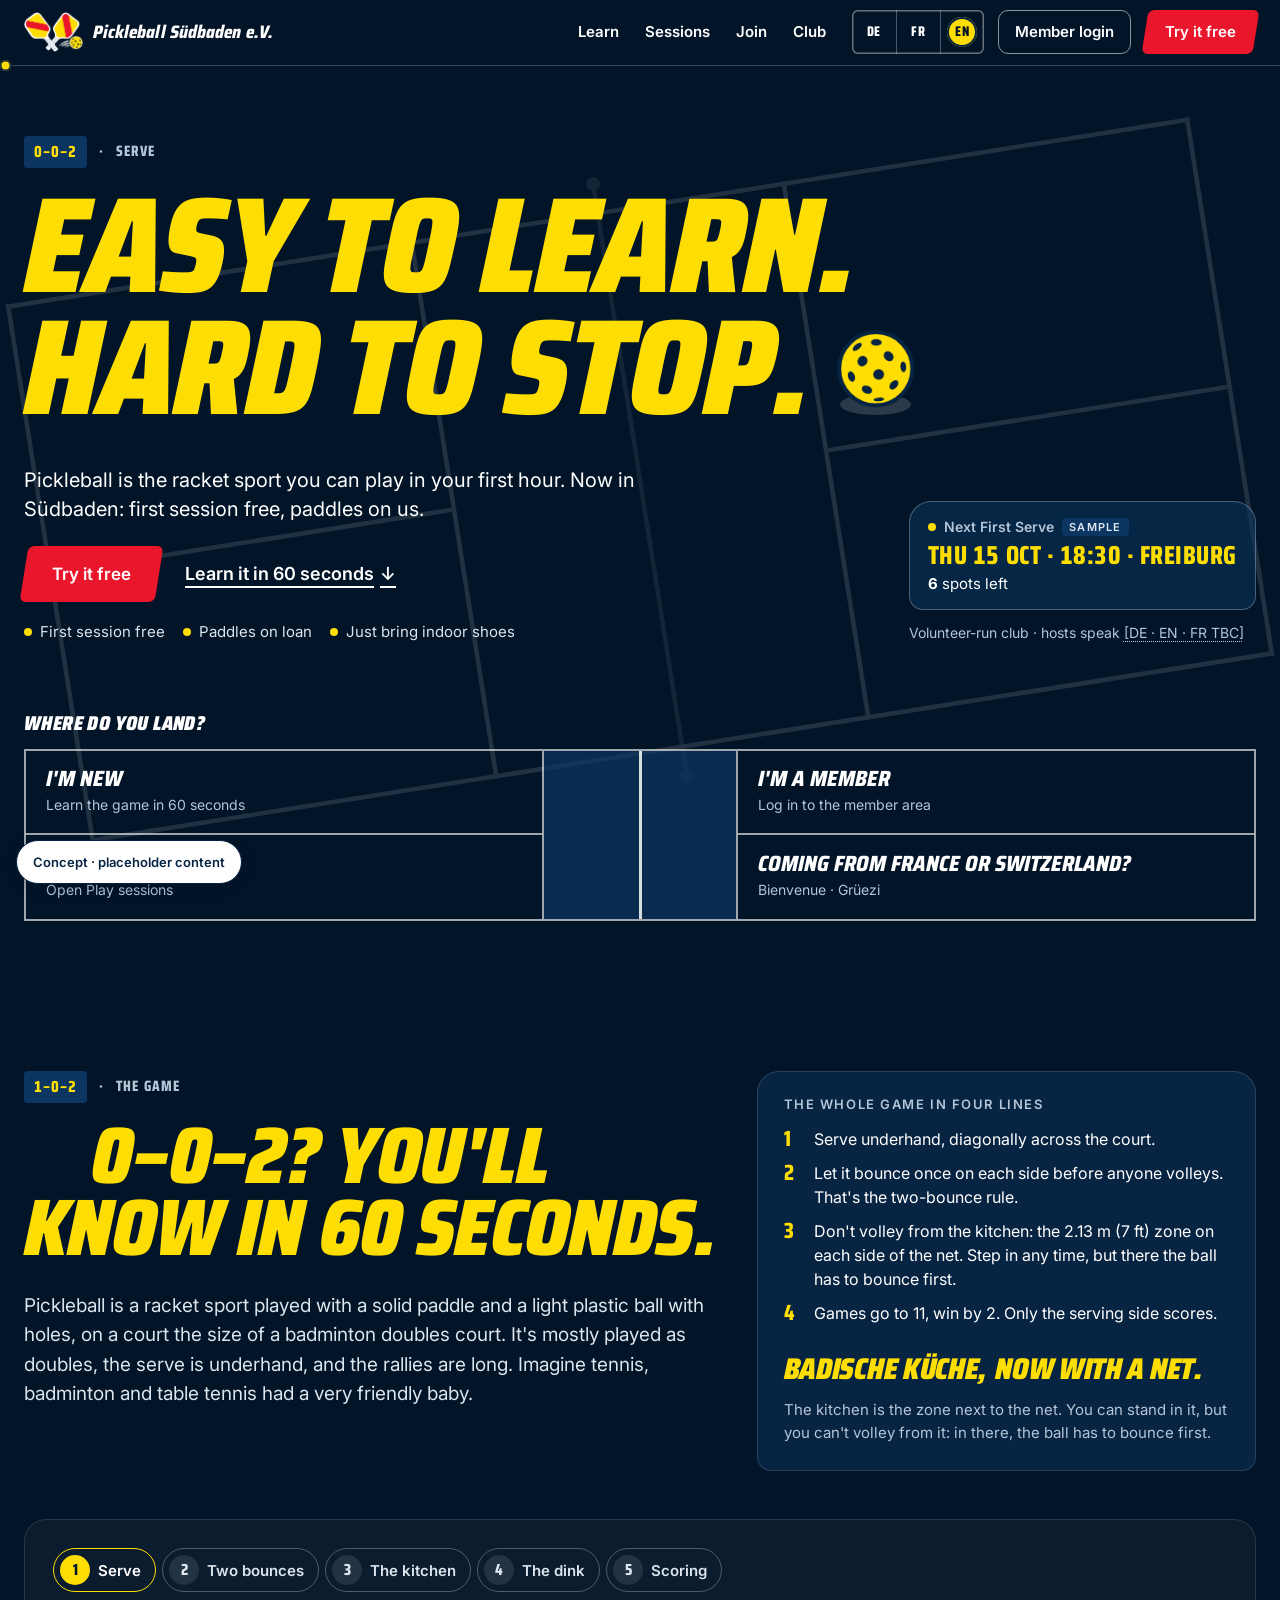
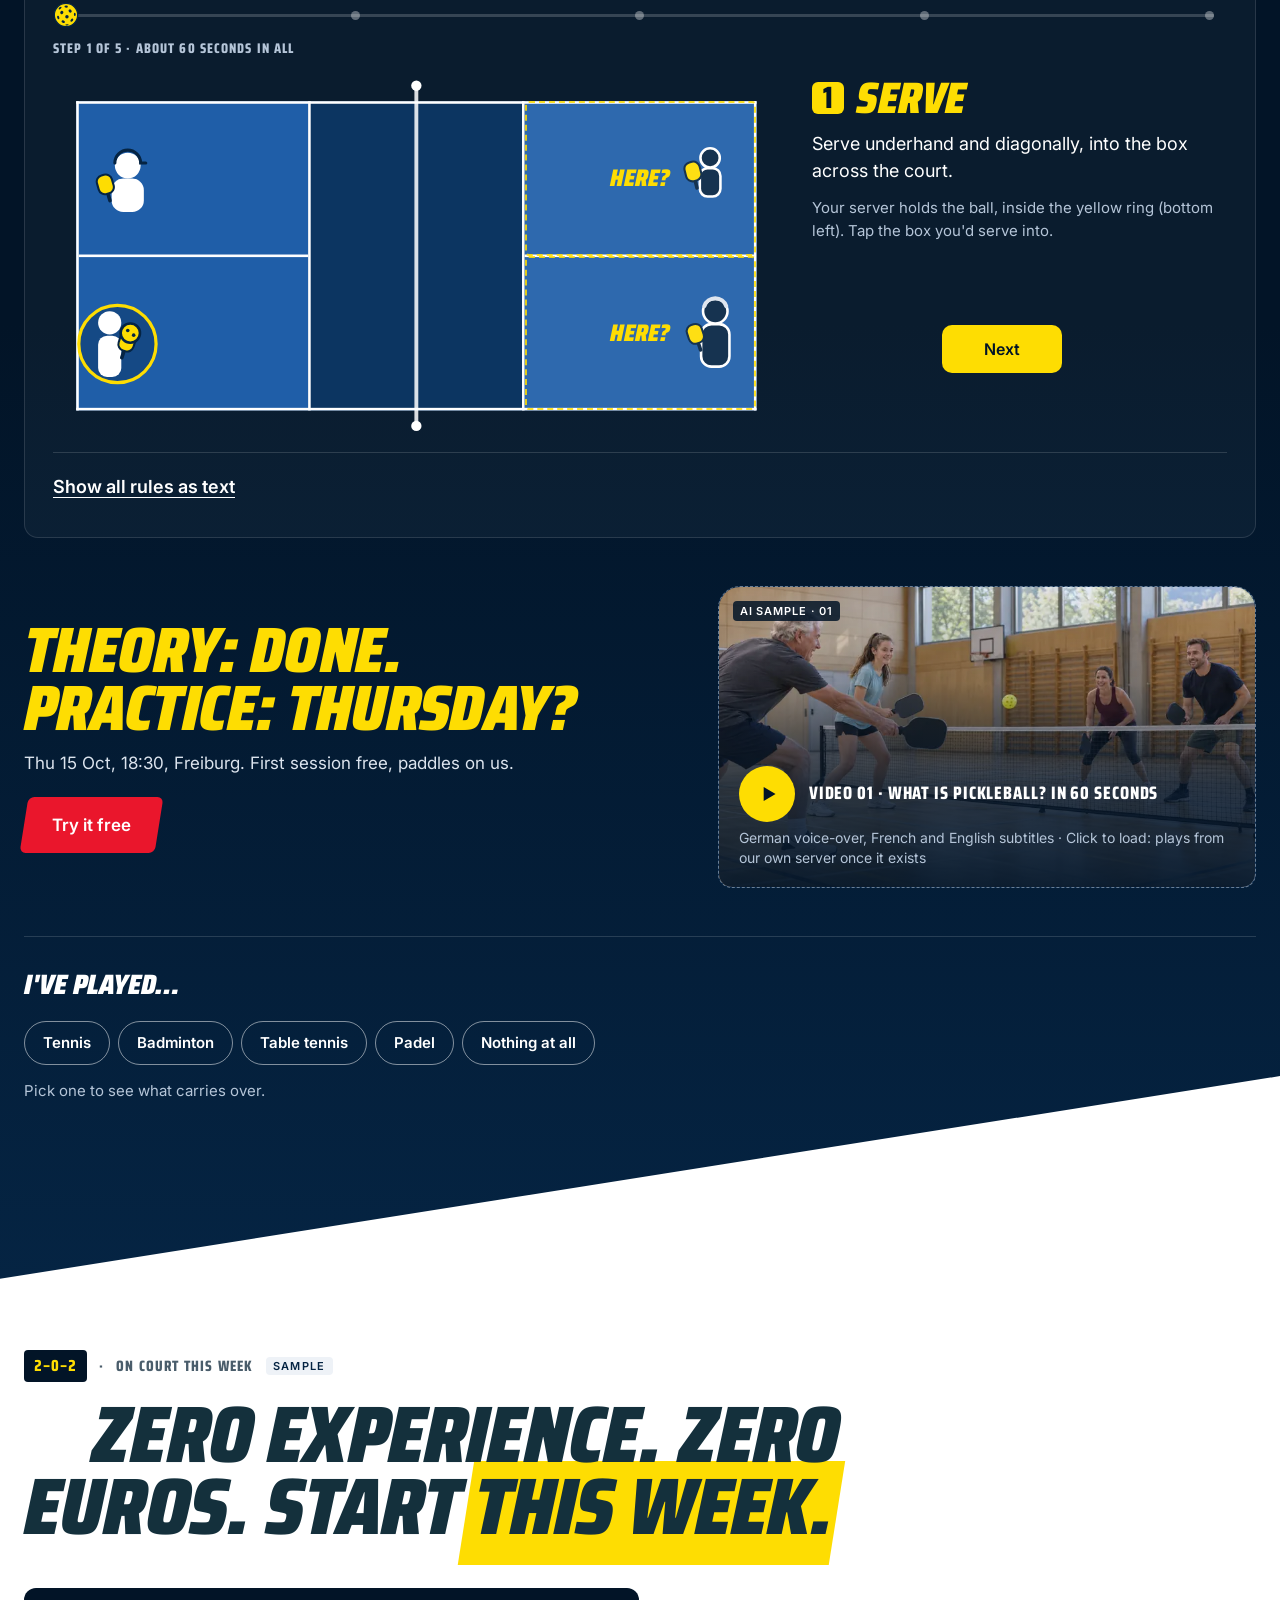
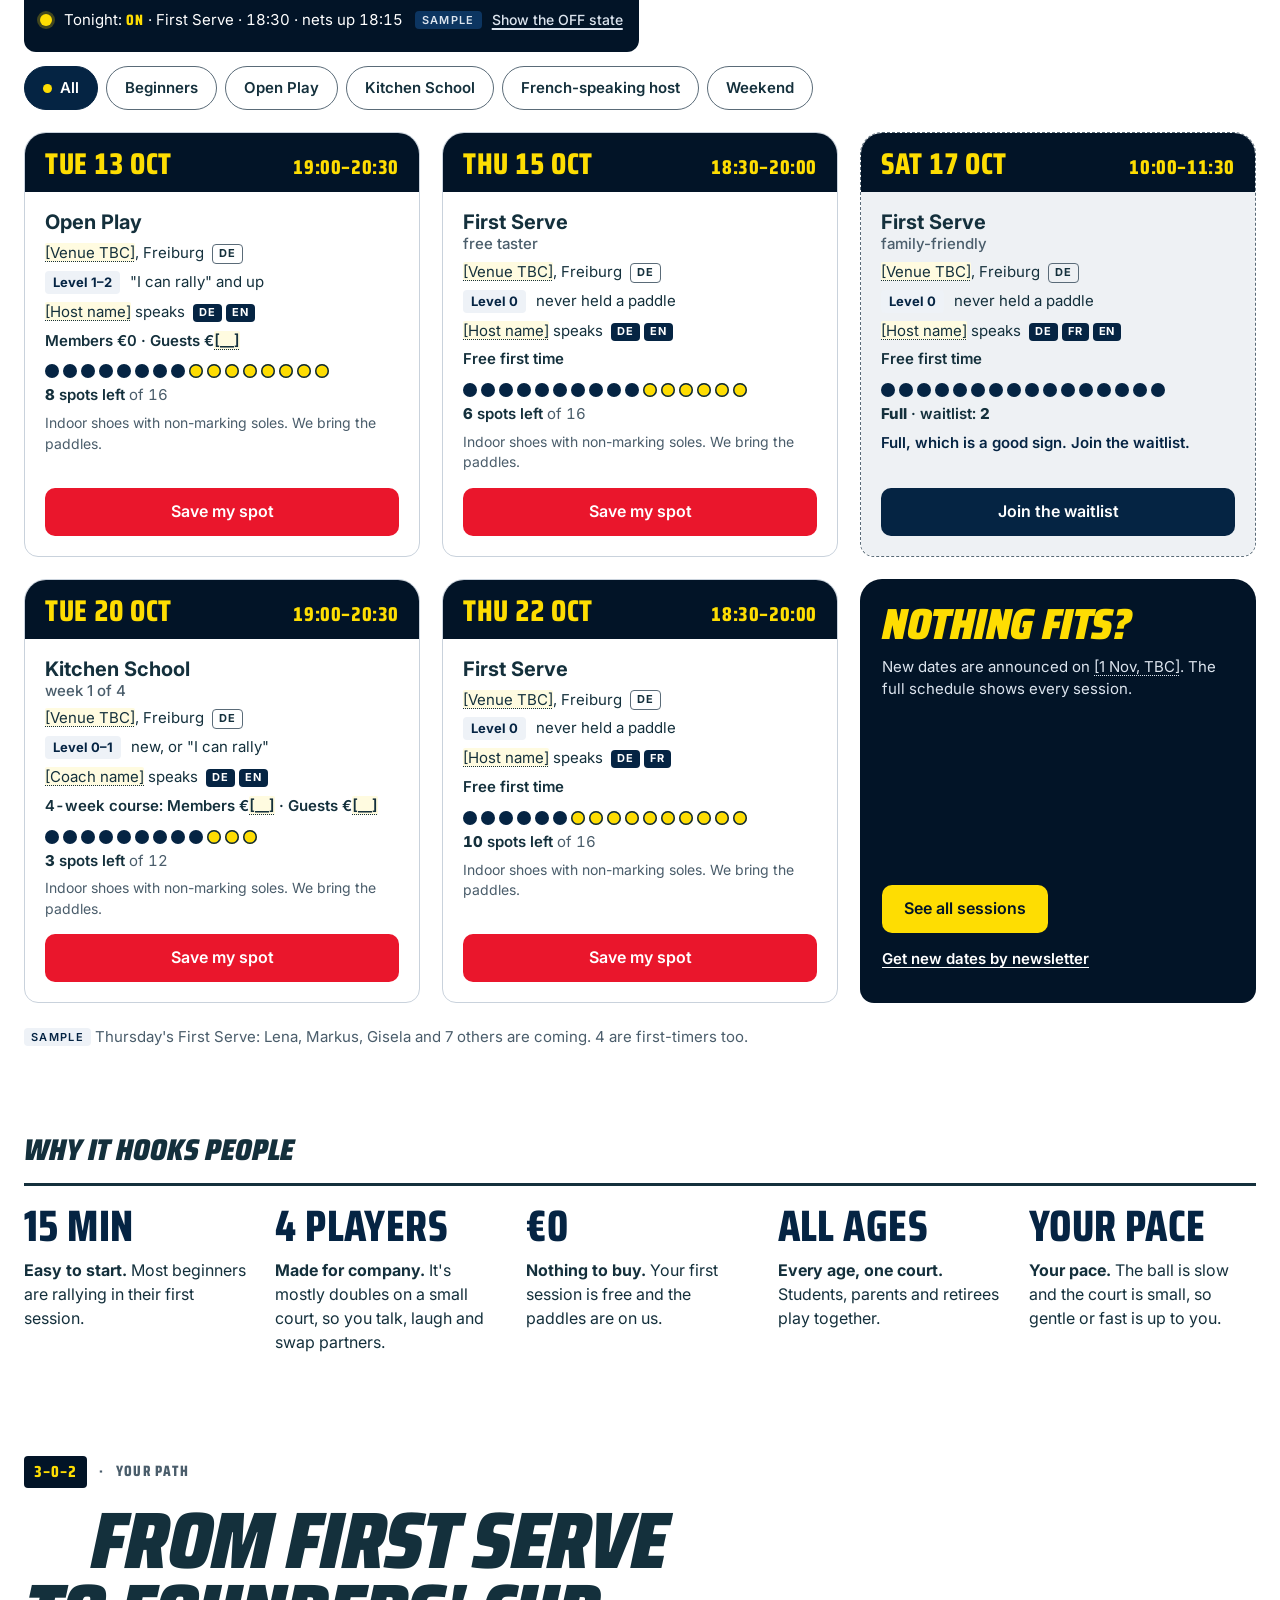
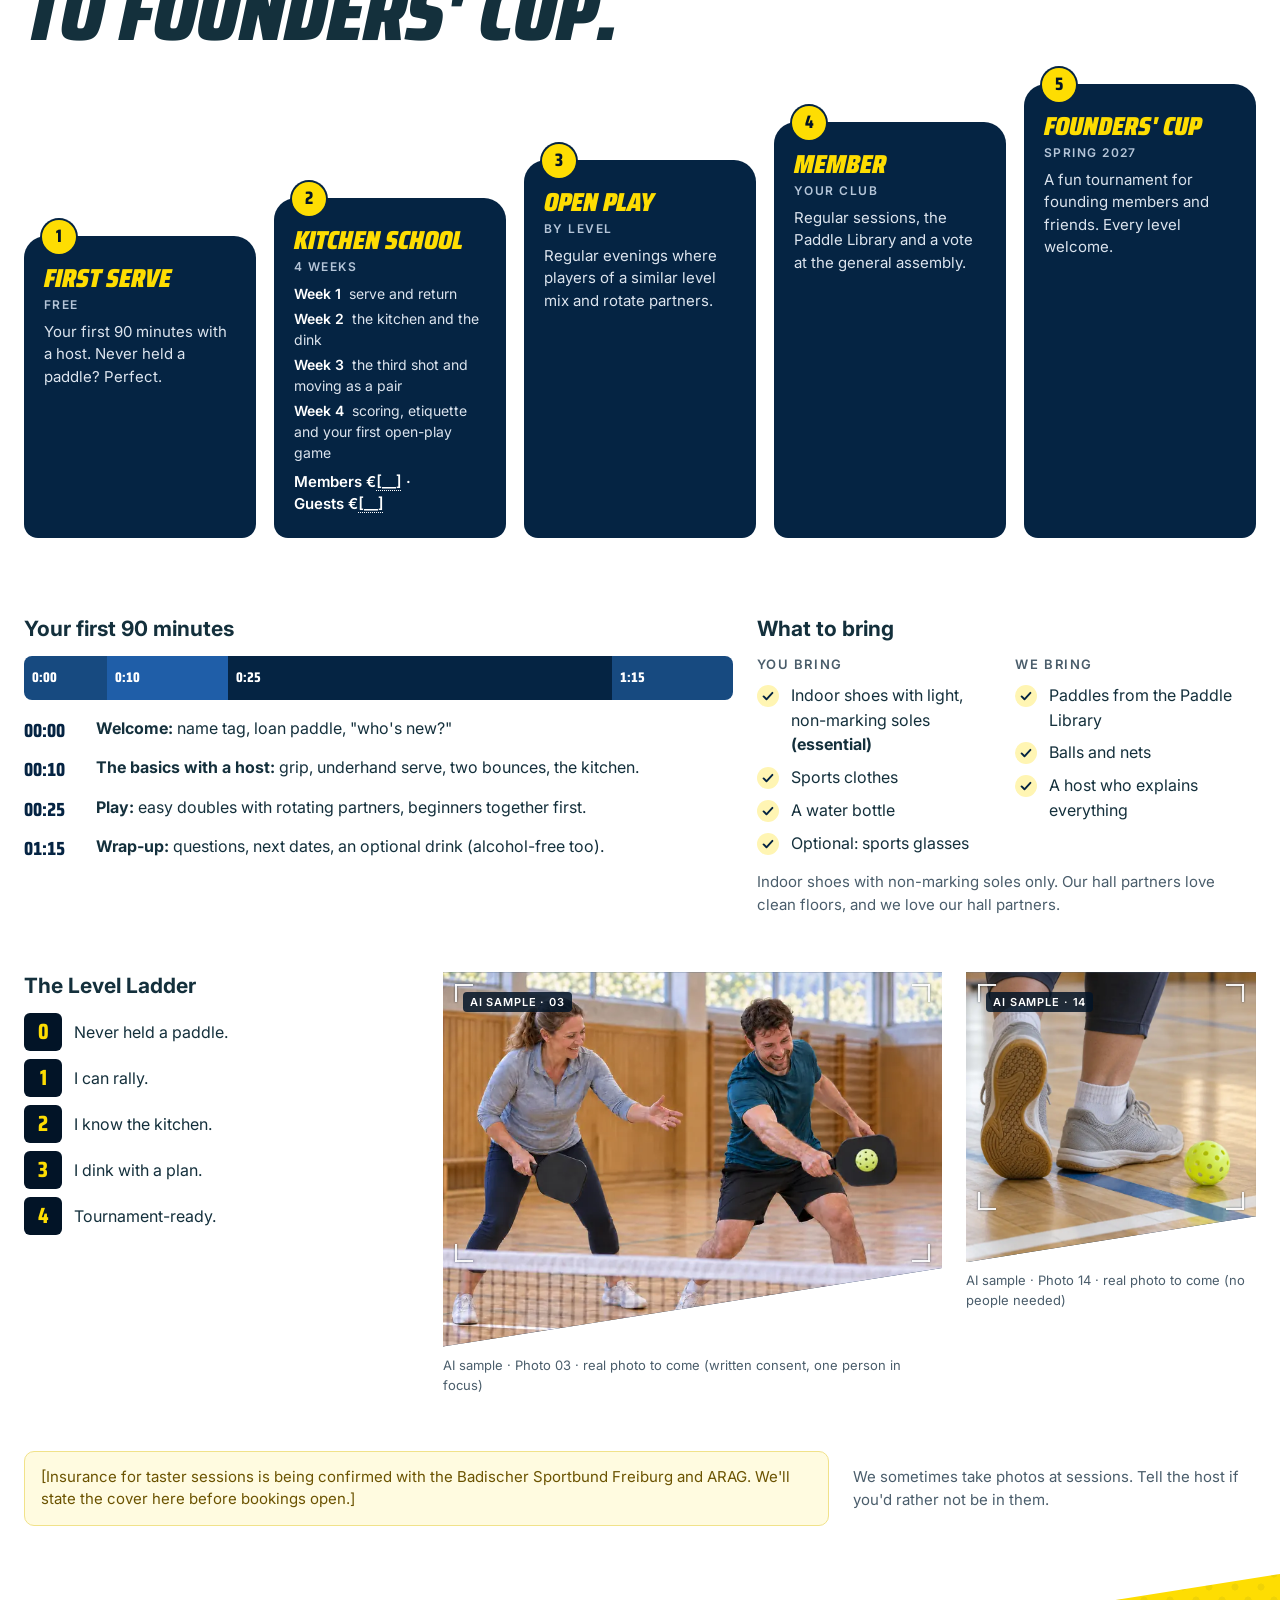
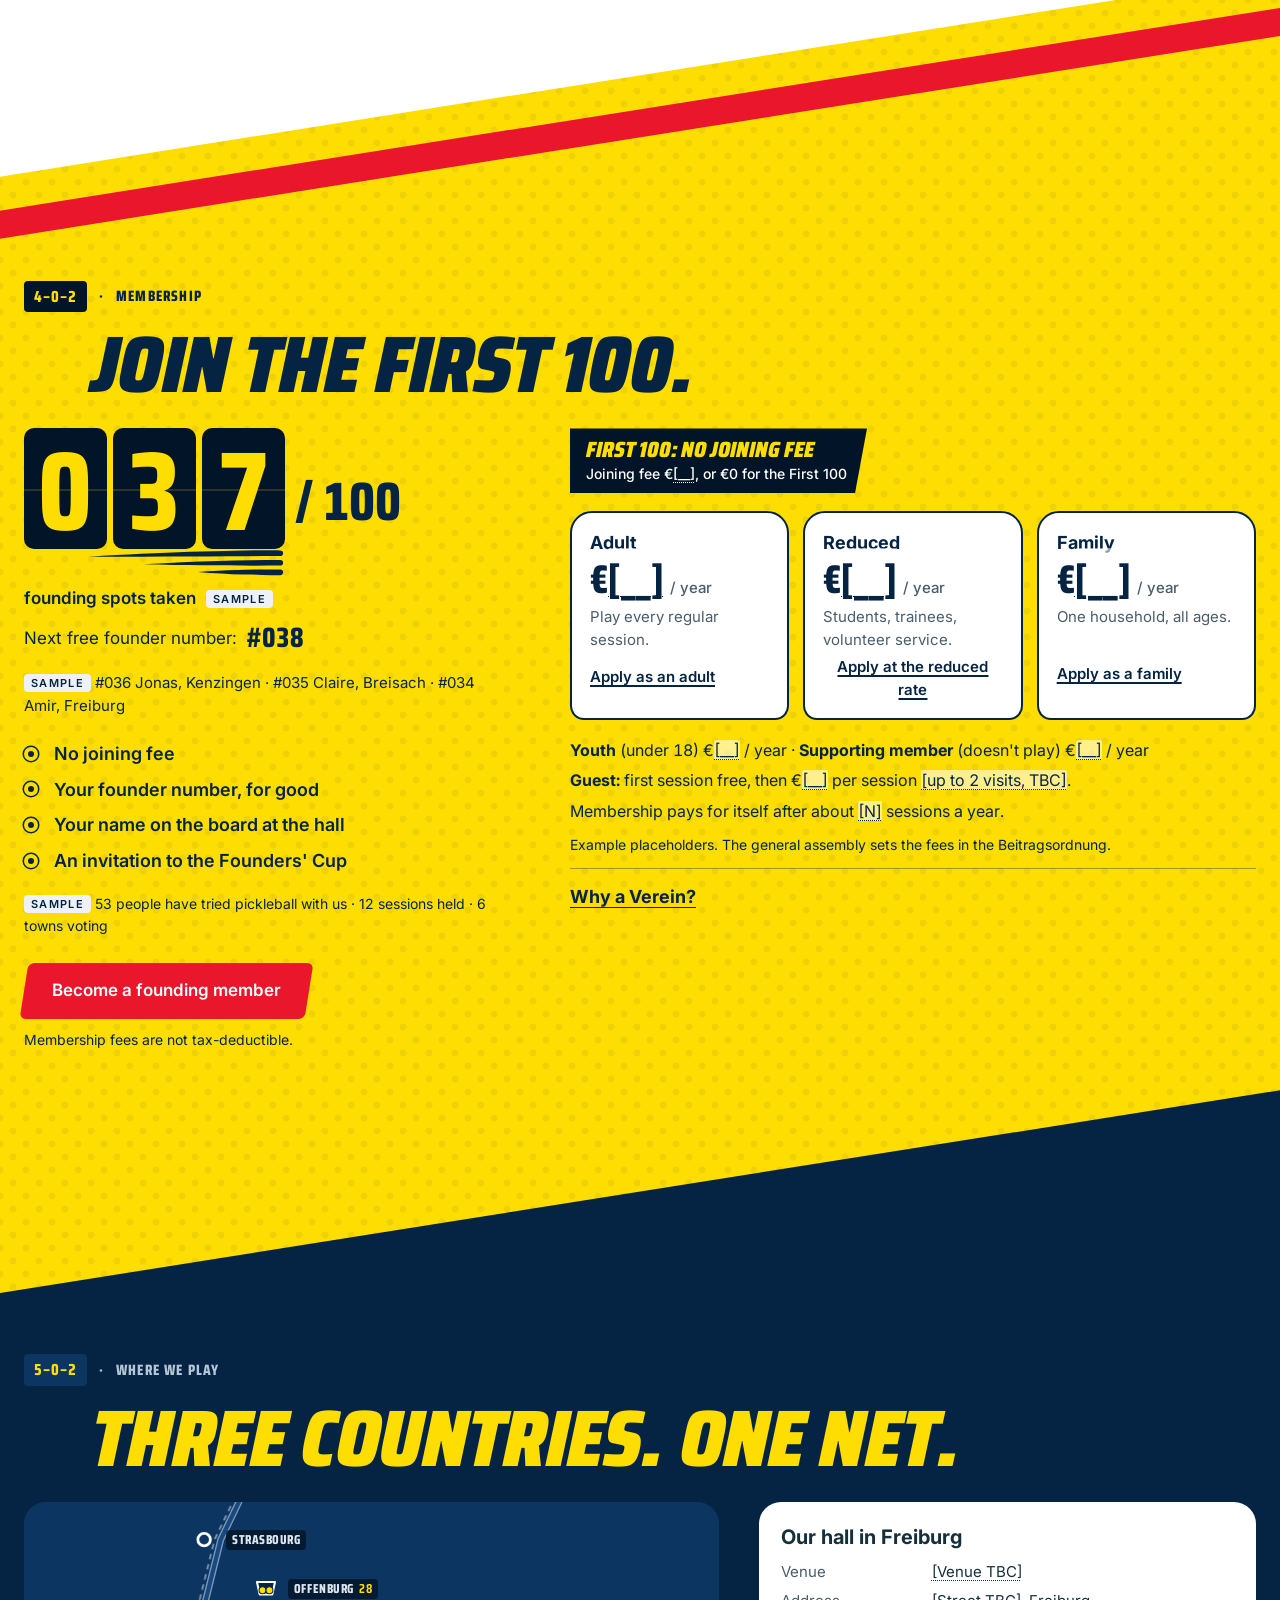
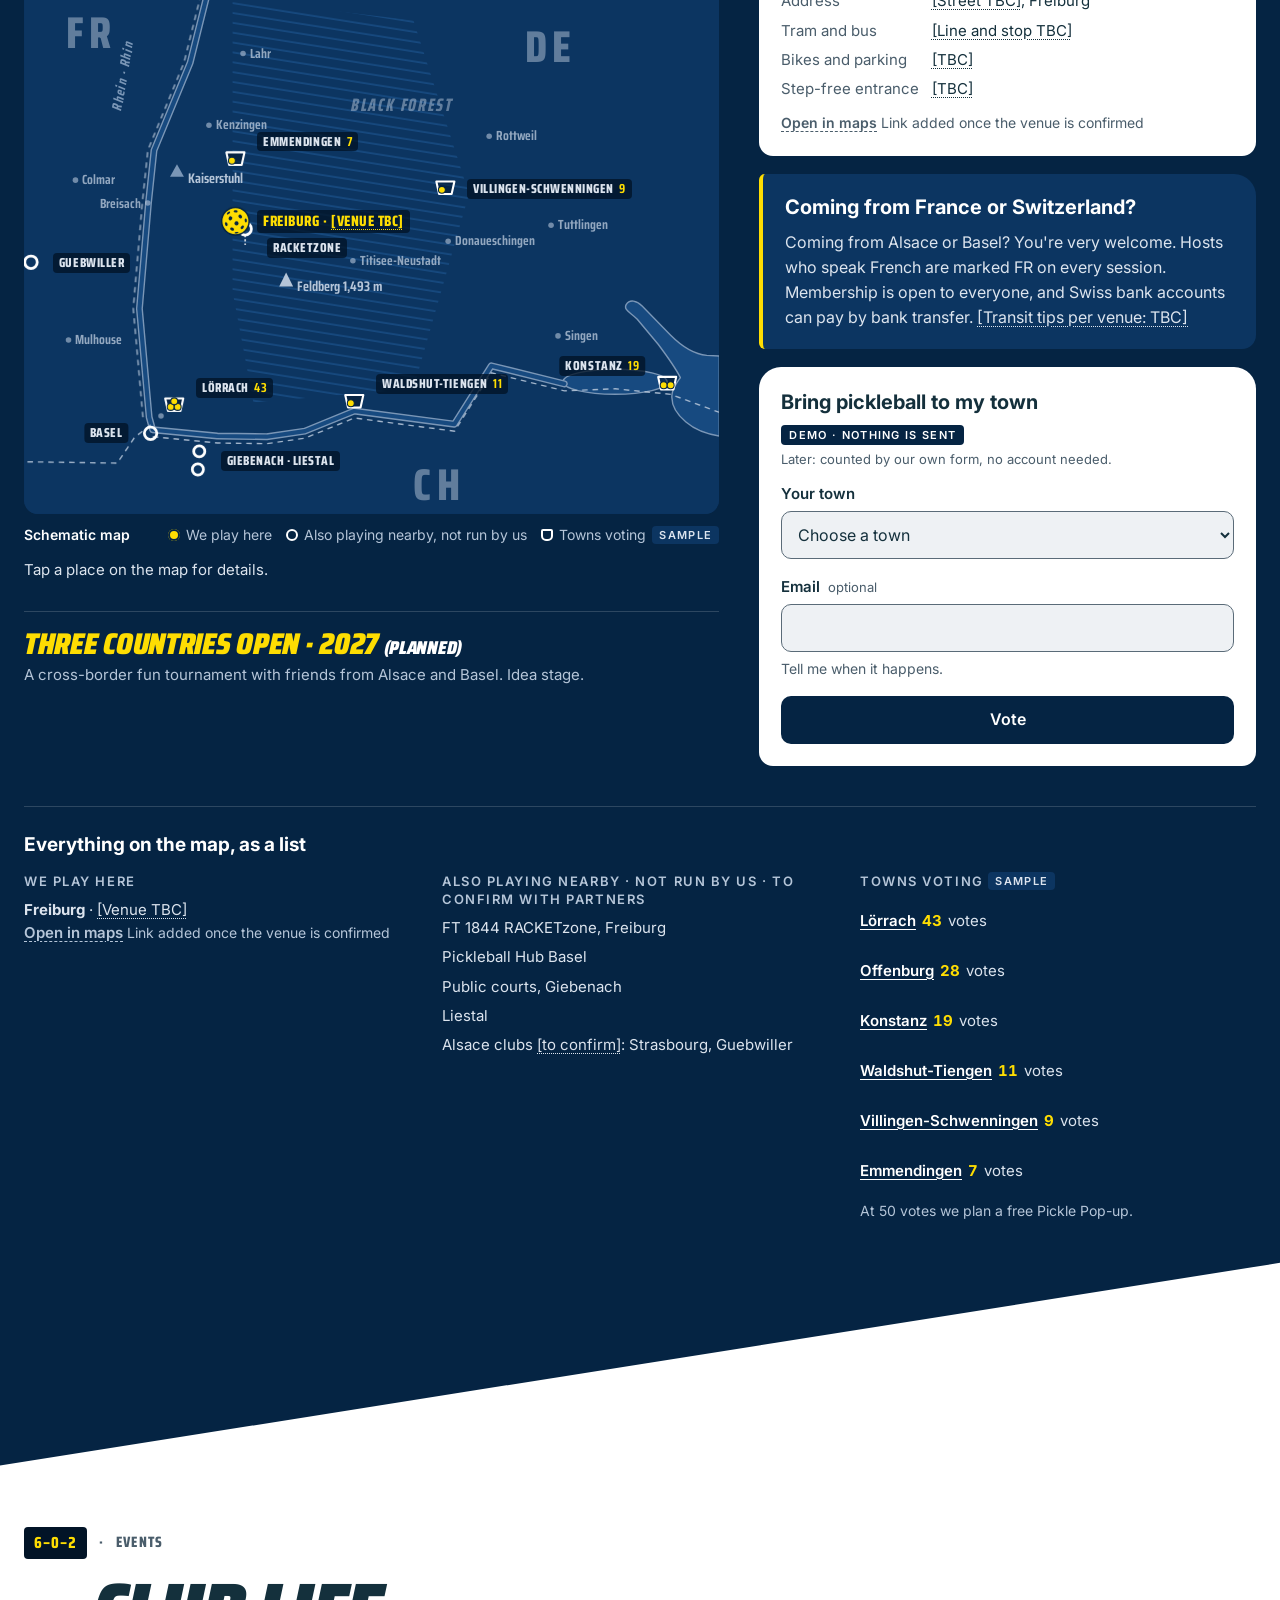
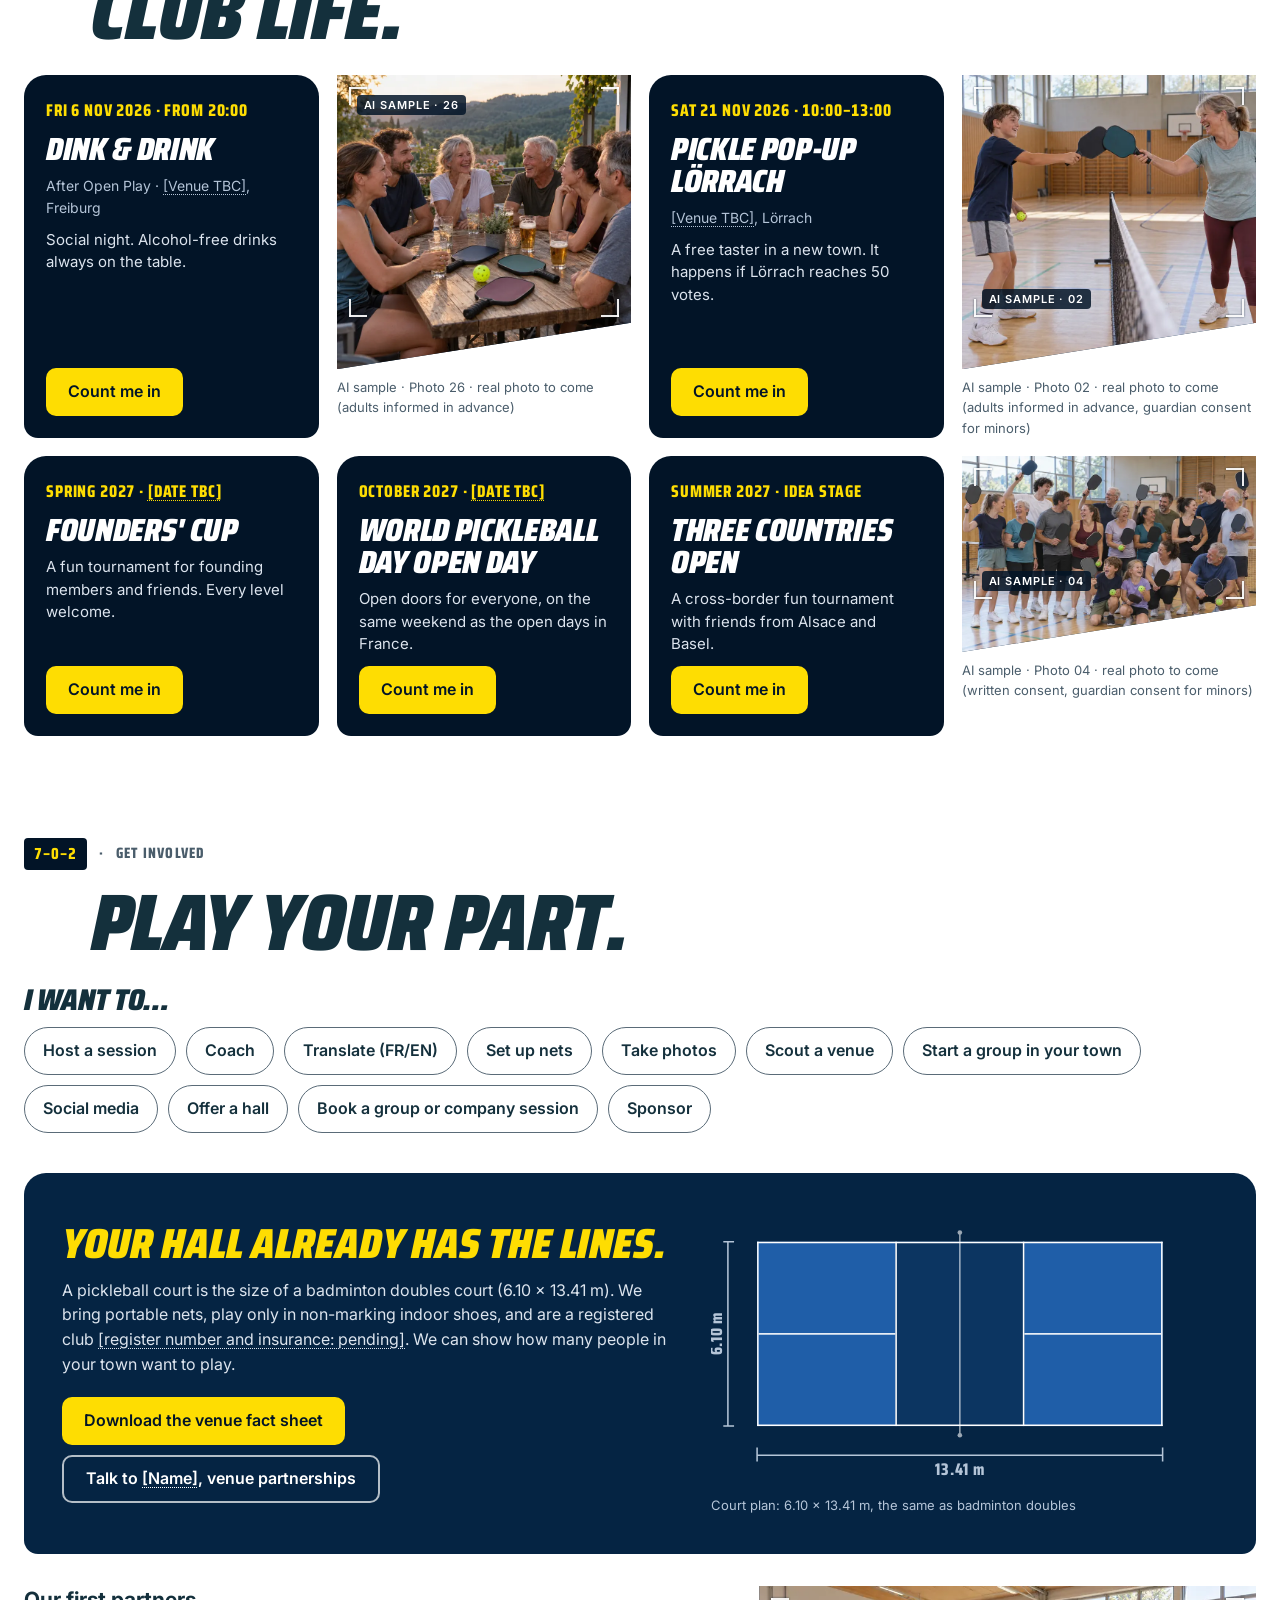
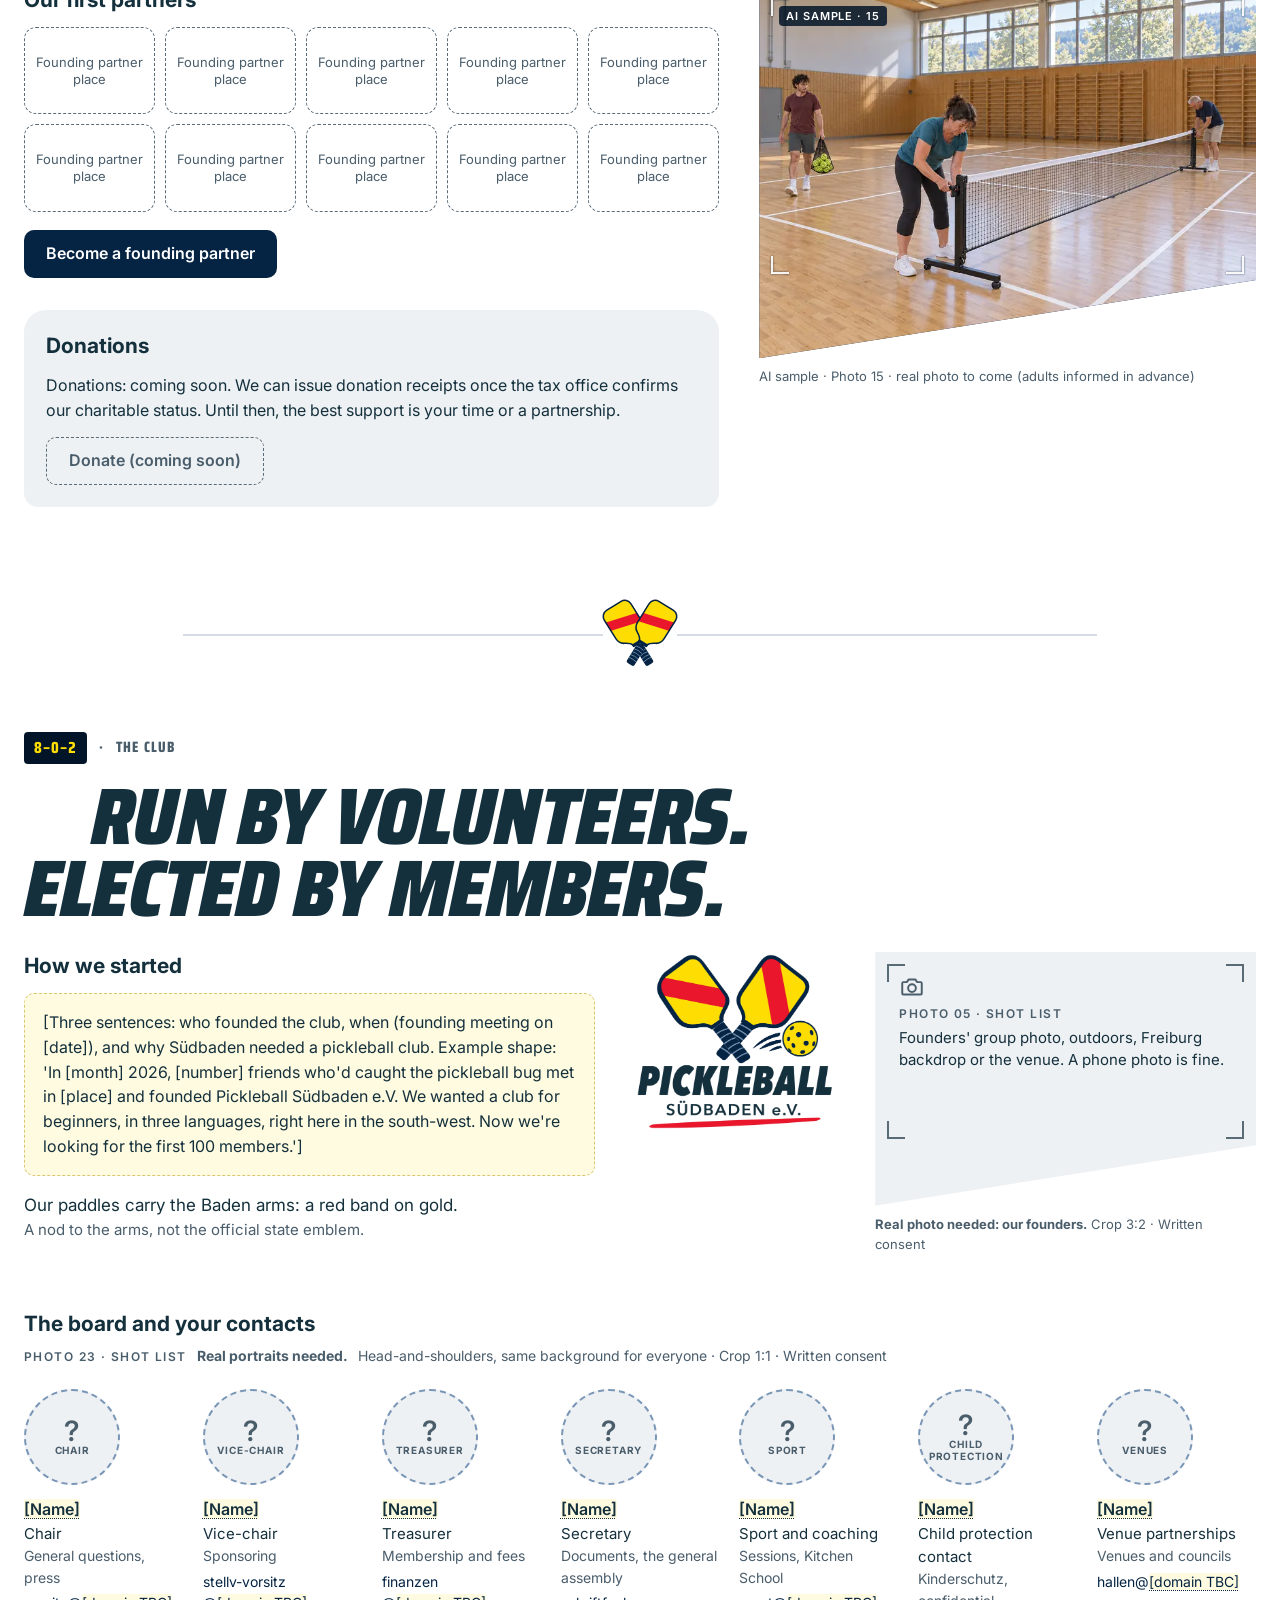
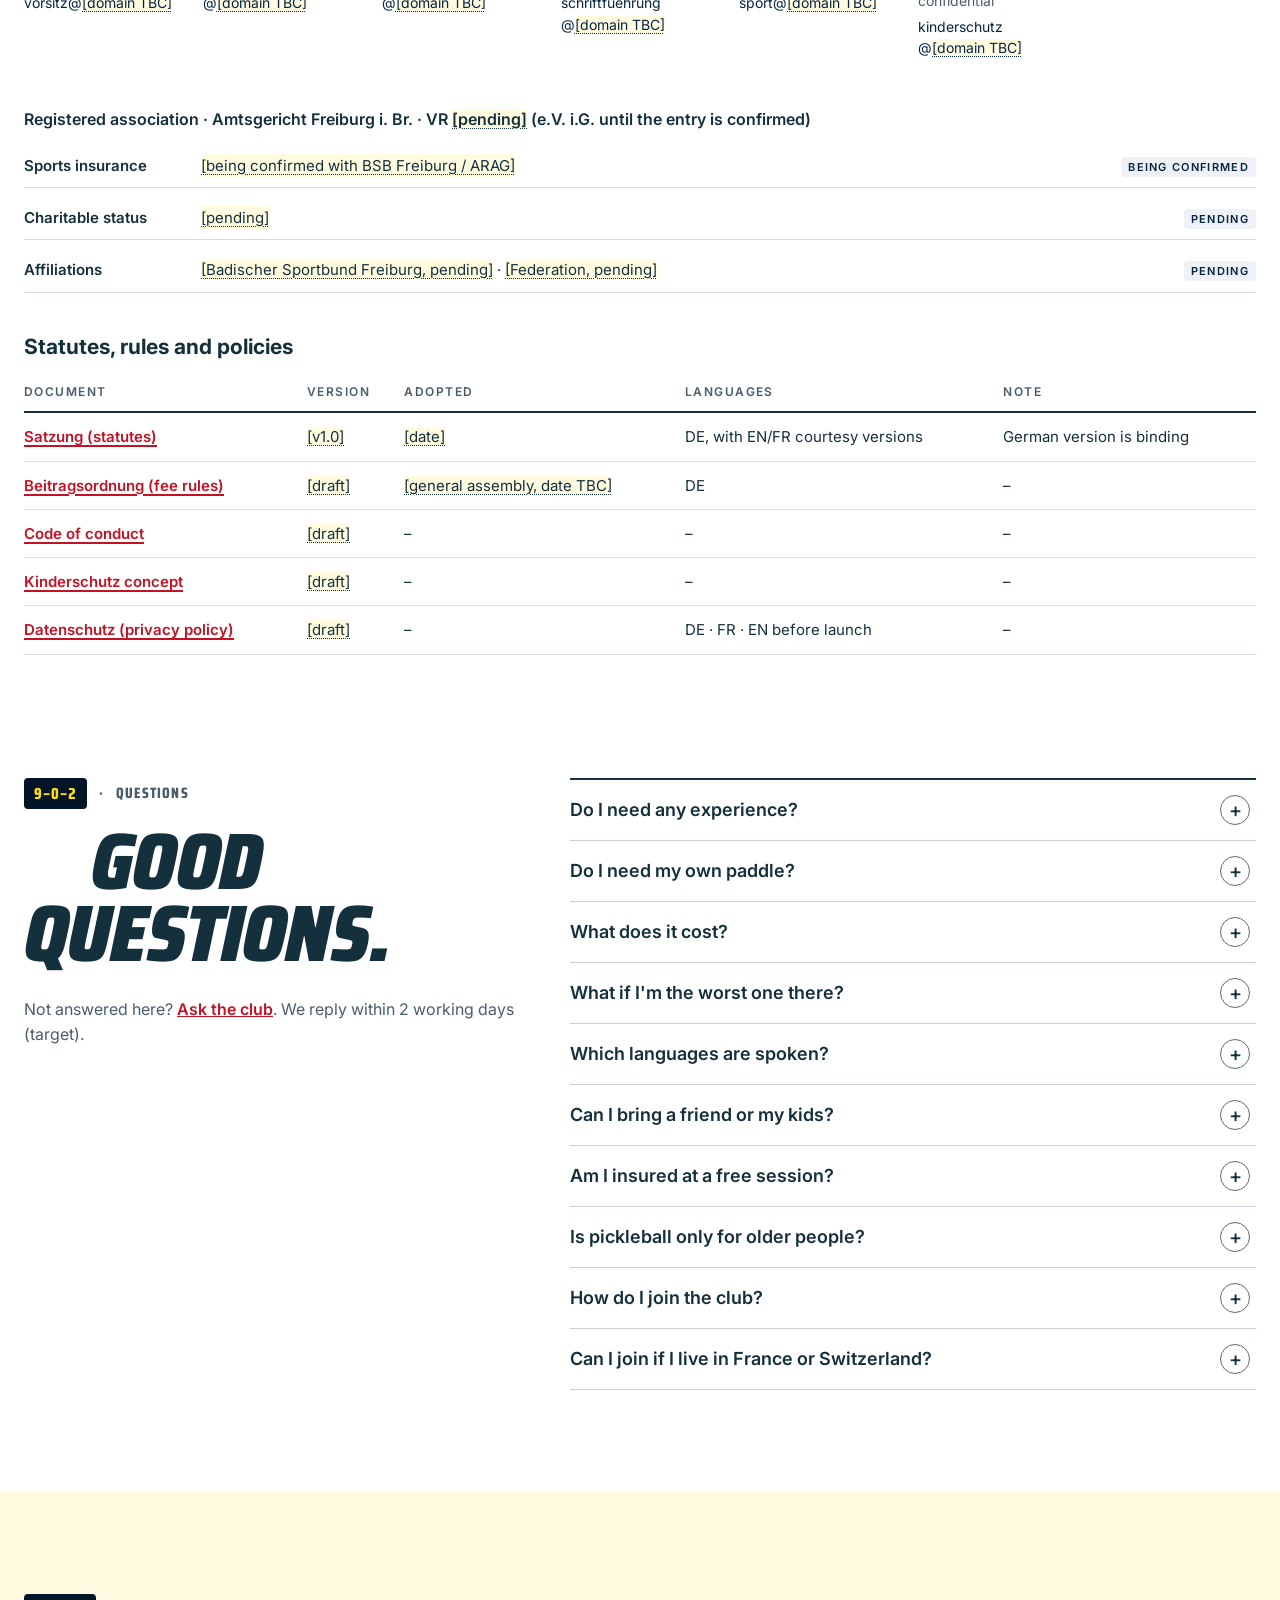
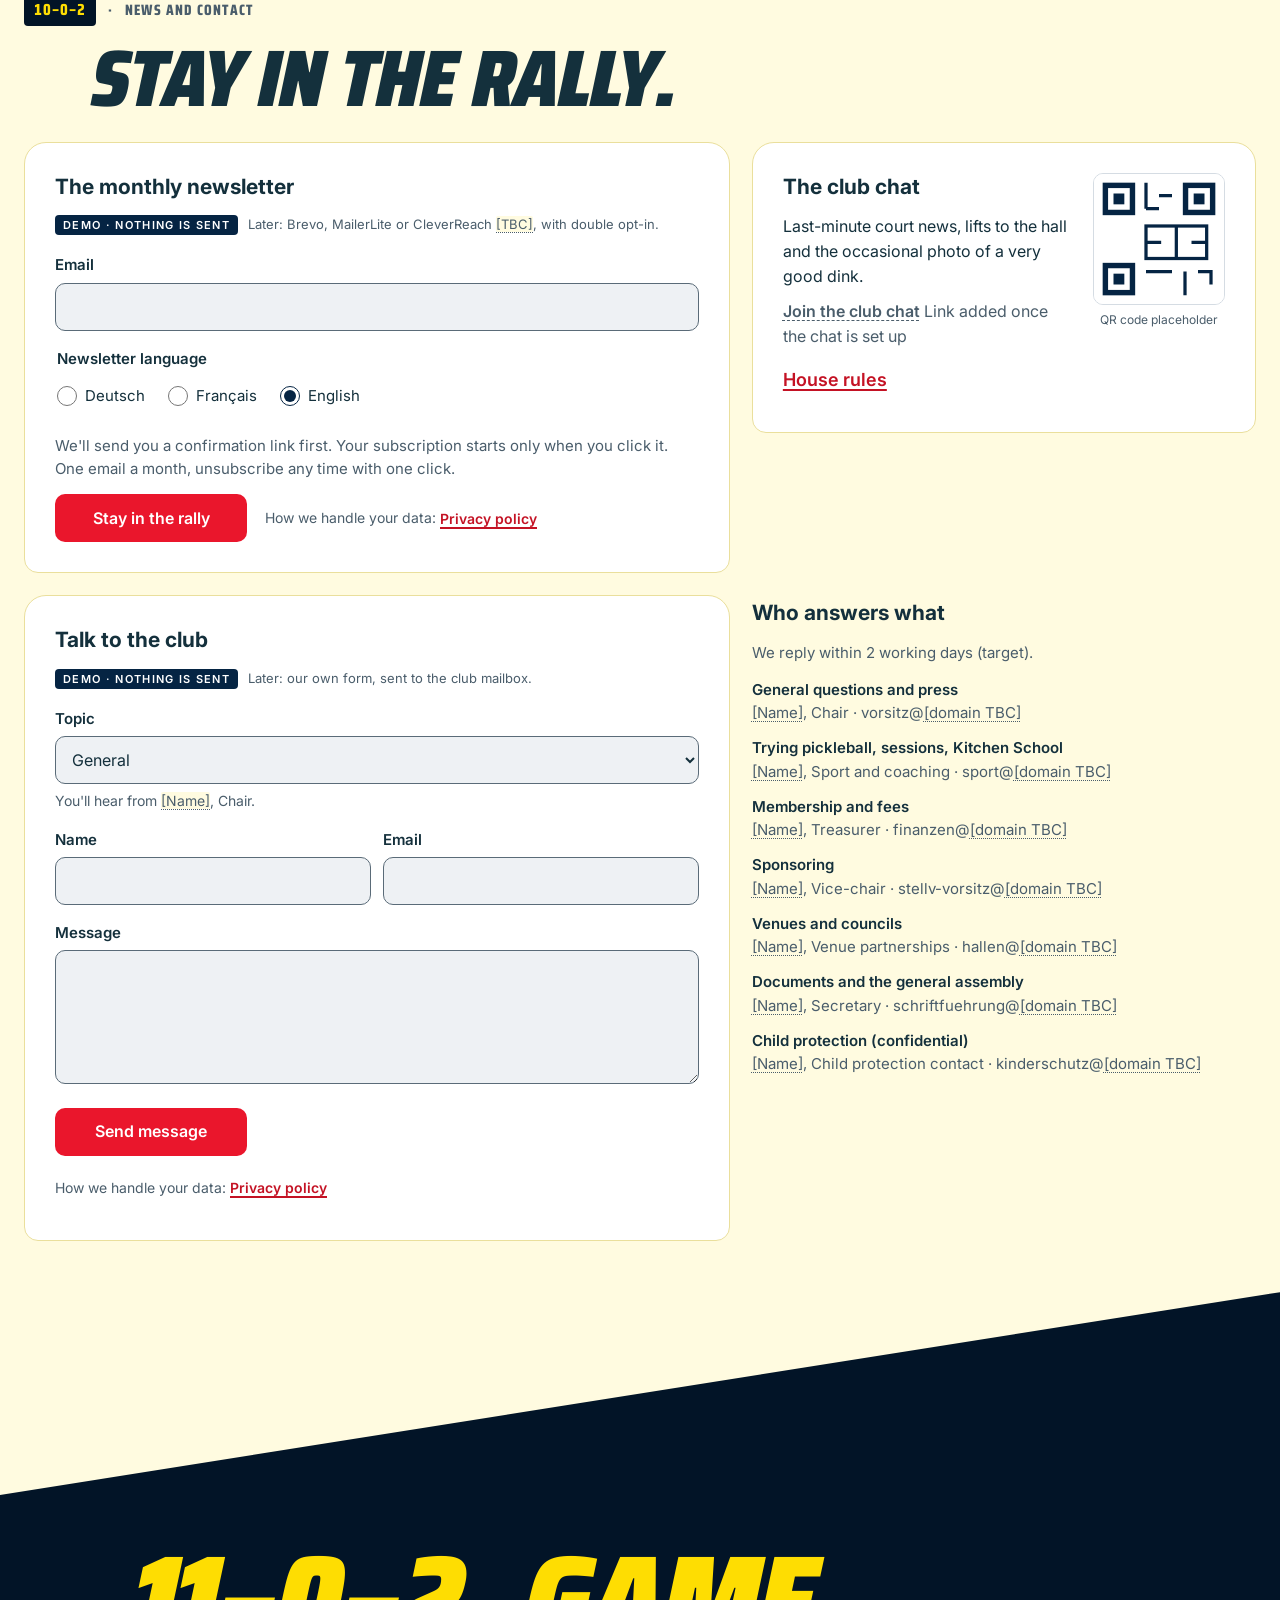
<file: concepts/c-rally-mode/index.en.html>
<!doctype html>
<html lang="en">
<head>
<meta charset="utf-8">
<meta name="viewport" content="width=device-width, initial-scale=1, viewport-fit=cover">
<meta name="robots" content="noindex">
<title>Pickleball Südbaden e.V. · Concept C: Rally Mode</title>
<meta name="description" content="Pickleball is the racket sport you can play in your first hour. Learn it in 60 seconds, then try it free with Pickleball Südbaden e.V. in Freiburg. Paddles on us.">
<link rel="alternate" hreflang="de" href="index.html">
<link rel="alternate" hreflang="en" href="index.en.html">
<link rel="alternate" hreflang="x-default" href="index.html">
<!-- Saira and Inter load from Google Fonts here; the live site self-hosts them (GDPR). -->
<link rel="icon" href="../shared/favicon.svg" type="image/svg+xml">
<link rel="icon" href="../shared/favicon-32.png" sizes="32x32" type="image/png">
<link rel="apple-touch-icon" href="../shared/apple-touch-icon.png">
<link rel="preconnect" href="https://fonts.googleapis.com">
<link rel="preconnect" href="https://fonts.gstatic.com" crossorigin>
<link rel="stylesheet" href="https://fonts.googleapis.com/css2?family=Saira:ital,wdth,wght@0,50..125,100..900;1,50..125,100..900&family=Inter:ital,opsz,wght@0,14..32,100..900;1,14..32,100..900&display=swap">
<link rel="stylesheet" href="style.css">
<script>document.documentElement.classList.add('js');</script>
</head>
<body>

<!-- ============ SVG sprite (shared assets inlined so CSS can recolour them) ============ -->
<svg class="sprite" width="0" height="0" aria-hidden="true" focusable="false">
  <defs>
    <!-- ball.svg (outline = currentColor; holes stay navy, as in logo-on-dark.png) -->
    <symbol id="i-ball" viewBox="0 0 100 100">
      <circle cx="50" cy="50" r="45" fill="#FEDD02" stroke="currentColor" stroke-width="5"/>
      <g fill="#052443">
        <ellipse cx="50.7" cy="17.7" rx="4" ry="6.6" transform="rotate(-89 50.7 17.7)"/>
        <ellipse cx="27.3" cy="23.2" rx="3.3" ry="6.6" transform="rotate(-130 27.3 23.2)"/>
        <ellipse cx="65.9" cy="34.7" rx="5.5" ry="6.6" transform="rotate(-44 65.9 34.7)"/>
        <ellipse cx="33.8" cy="40.7" rx="5.9" ry="6.6" transform="rotate(-150 33.8 40.7)"/>
        <ellipse cx="83.9" cy="47.6" rx="3.6" ry="6.6" transform="rotate(-4 83.9 47.6)"/>
        <circle cx="53.6" cy="57" r="6.6"/>
        <ellipse cx="20.1" cy="59.6" rx="4.2" ry="6.6" transform="rotate(162 20.1 59.6)"/>
        <ellipse cx="72.4" cy="69.8" rx="4.4" ry="6.6" transform="rotate(42 72.4 69.8)"/>
        <ellipse cx="39.2" cy="75.8" rx="4.8" ry="6.6" transform="rotate(113 39.2 75.8)"/>
        <ellipse cx="53.9" cy="87.7" rx="2.3" ry="6.6" transform="rotate(84 53.9 87.7)"/>
      </g>
    </symbol>
    <!-- paddle.svg, ids prefixed (pd-) -->
    <symbol id="i-paddle" viewBox="0 0 200 420">
      <path id="pd-face" d="M52 8H148C174 8 192 26 192 52V178C192 204 182 218 164 228C146 238 132 246 127 262V272H73V262C68 246 54 238 36 228C18 218 8 204 8 178V52C8 26 26 8 52 8Z" fill="#FEDD02"/>
      <clipPath id="pd-faceClip"><path d="M52 8H148C174 8 192 26 192 52V178C192 204 182 218 164 228C146 238 132 246 127 262V272H73V262C68 246 54 238 36 228C18 218 8 204 8 178V52C8 26 26 8 52 8Z"/></clipPath>
      <clipPath id="pd-gripClip"><rect x="74" y="281" width="52" height="132" rx="12"/></clipPath>
      <path clip-path="url(#pd-faceClip)" fill="#EA162C" d="M0 64L200 116V174L0 122Z"/>
      <path d="M52 8H148C174 8 192 26 192 52V178C192 204 182 218 164 228C146 238 132 246 127 262V272H73V262C68 246 54 238 36 228C18 218 8 204 8 178V52C8 26 26 8 52 8Z" fill="none" stroke="currentColor" stroke-width="9" stroke-linejoin="round"/>
      <rect x="69" y="258" width="62" height="18" rx="4" fill="currentColor"/>
      <rect x="74" y="281" width="52" height="132" rx="12" fill="currentColor"/>
      <g clip-path="url(#pd-gripClip)" fill="none" stroke="#7A96B6" stroke-width="4.5" stroke-linecap="round">
        <path d="M70 302Q100 293 130 302"/><path d="M70 322Q100 313 130 322"/><path d="M70 342Q100 333 130 342"/><path d="M70 362Q100 353 130 362"/><path d="M70 382Q100 373 130 382"/>
      </g>
    </symbol>
    <!-- the logo's three motion swooshes -->
    <symbol id="i-speed" viewBox="0 0 64 40">
      <g fill="none" stroke="currentColor" stroke-width="4.5" stroke-linecap="round">
        <path d="M6 26C18 12 34 6 58 6"/>
        <path d="M16 32C27 23 40 18 60 18"/>
        <path d="M30 37C38 33 47 31 61 30"/>
      </g>
    </symbol>
    <!-- court-lines.svg; surfaces take --cs (court) and --ck (kitchen) -->
    <symbol id="i-court" viewBox="-18 -18 564 276">
      <rect x="0" y="0" width="528" height="240" style="fill:var(--cs,none)"/>
      <rect x="180" y="0" width="84" height="240" style="fill:var(--ck,none)"/>
      <rect x="264" y="0" width="84" height="240" style="fill:var(--ck,none)"/>
      <g fill="currentColor">
        <rect x="0" y="0" width="528" height="2"/><rect x="0" y="238" width="528" height="2"/>
        <rect x="0" y="0" width="2" height="240"/><rect x="526" y="0" width="2" height="240"/>
        <rect x="180" y="0" width="2" height="240"/><rect x="346" y="0" width="2" height="240"/>
        <rect x="2" y="119" width="178" height="2"/><rect x="348" y="119" width="178" height="2"/>
      </g>
      <g fill="currentColor" opacity=".6"><rect x="263" y="-12" width="2" height="264"/><circle cx="264" cy="-12" r="3"/><circle cx="264" cy="252" r="3"/></g>
    </symbol>
    <symbol id="i-cam" viewBox="0 0 24 24"><path fill="none" stroke="currentColor" stroke-width="1.8" stroke-linejoin="round" d="M4 7.5h3.2L9 5h6l1.8 2.5H20a1 1 0 0 1 1 1V18a1 1 0 0 1-1 1H4a1 1 0 0 1-1-1V8.5a1 1 0 0 1 1-1z"/><circle cx="12" cy="13" r="3.6" fill="none" stroke="currentColor" stroke-width="1.8"/></symbol>
    <symbol id="i-tick" viewBox="0 0 20 20"><path fill="none" stroke="currentColor" stroke-width="2.4" stroke-linecap="round" stroke-linejoin="round" d="M4.5 10.5l3.6 3.6 7.4-8"/></symbol>
    <symbol id="i-play" viewBox="0 0 24 24"><path fill="currentColor" d="M8 5.5v13l11-6.5z"/></symbol>
  </defs>
</svg>

<a class="skip" href="#main">Skip to content</a>

<!-- ======================= HEADER ======================= -->
<header class="site-header" id="siteHeader">
  <div class="hdr">
    <a class="brand" href="#top">
      <img src="../shared/logo-mark-on-dark.png" alt="" width="59" height="40">
      <span class="brand-name">Pickleball Südbaden e.V.</span>
    </a>
    <nav class="hdr-nav" aria-label="Main">
      <ul>
        <li><a href="#game" data-expand-court>Learn</a></li>
        <li><a href="#sessions">Sessions</a></li>
        <li><a href="#join">Join</a></li>
        <li><a href="#club">Club</a></li>
      </ul>
    </nav>
    <div class="lang" role="group" aria-label="Language">
      <span class="lang-ball" aria-hidden="true"></span>
      <a href="index.html" lang="de" hreflang="de" aria-label="Deutsch, DE">DE</a>
      <button type="button" lang="fr" aria-label="Français, FR" data-lang="fr">FR</button>
      <a href="index.en.html" lang="en" hreflang="en" aria-label="English, EN" aria-current="page">EN</a>
    </div>
    <button type="button" class="btn btn-ghost hdr-login" data-open="login">Member login</button>
    <button type="button" class="btn btn-red btn-slant hdr-try" data-open="trial">Try it free</button>
    <button type="button" class="menu-btn" data-open="menu" aria-haspopup="dialog">
      <span class="menu-lines" aria-hidden="true"><i></i><i></i><i></i></span><span class="menu-txt">Menu</span>
    </button>
  </div>
  <div class="rally-bar" aria-hidden="true"><span class="rb-net"></span><span class="rb-ball"></span></div>
</header>

<main id="main" tabindex="-1">

<!-- ======================= 1. HERO · 0–0–2 · SERVE ======================= -->
<section class="hero zone-play" id="top" aria-labelledby="heroTitle">
  <svg class="hero-court" aria-hidden="true" focusable="false"><use href="#i-court"/></svg>
  <div class="wrap hero-wrap">
    <p class="call"><span class="call-score">0–0–2</span><span class="call-label">Serve</span></p>
    <h1 class="loud hero-title" id="heroTitle"><span class="hl1">Easy to learn.</span> <span class="hl2">Hard to stop.<span class="ball-slot hero-slot" id="slotHero" aria-hidden="true"><svg class="slot-ball"><use href="#i-ball"/></svg></span></span></h1>

    <div class="hero-grid">
      <div class="hero-copy">
        <p class="hero-sub">Pickleball is the racket sport you can play in your first hour. Now in Südbaden: first session free, paddles on us.</p>
        <div class="hero-ctas">
          <button type="button" class="btn btn-red btn-slant btn-lg" data-open="trial" data-session="S2">Try it free</button>
          <a class="link-under" href="#game" data-expand-court>Learn it in 60 seconds <span aria-hidden="true">↓</span></a>
        </div>
        <ul class="reassure" aria-label="What to expect">
          <li>First session free</li><li>Paddles on loan</li><li>Just bring indoor shoes</li>
        </ul>
      </div>
      <div class="hero-aside">
        <a class="next-chip" href="#sessions" id="heroChip">
          <span class="nc-top"><span class="nc-dot" aria-hidden="true"></span>Next First Serve <span class="sample sample-dark">Sample</span></span>
          <span class="nc-main">Thu 15 Oct · 18:30 · Freiburg</span>
          <span class="nc-left"><span data-left="S2">6</span> spots left</span>
        </a>
        <p class="trust">Volunteer-run club · hosts speak <span class="ph" title="Placeholder: to be confirmed">[DE&nbsp;·&nbsp;EN&nbsp;·&nbsp;FR&nbsp;TBC]</span></p>
      </div>
    </div>

    <div class="router" role="group" aria-labelledby="routerTitle">
      <h2 class="router-title" id="routerTitle">Where do you land?</h2>
      <div class="router-court" id="routerCourt">
        <button type="button" class="svc svc-a" data-route="new"><span class="svc-t">I'm new</span><span class="svc-s">Learn the game in 60 seconds</span></button>
        <button type="button" class="svc svc-b" data-route="play"><span class="svc-t">I already play</span><span class="svc-s">Open Play sessions</span></button>
        <div class="router-net" aria-hidden="true"><span class="rn-k"></span><span class="rn-n"></span><span class="rn-k"></span></div>
        <button type="button" class="svc svc-c" data-route="member"><span class="svc-t">I'm a member</span><span class="svc-s">Log in to the member area</span></button>
        <button type="button" class="svc svc-d" data-route="cross"><span class="svc-t">Coming from France or Switzerland?</span><span class="svc-s"><span lang="fr">Bienvenue</span> · <span lang="de-CH">Grüezi</span></span></button>
      </div>
    </div>
  </div>
</section>

<!-- ======================= 2. THE GAME · 1–0–2 ======================= -->
<section class="game zone-play cut-bottom" id="game" aria-labelledby="gameTitle">
  <div class="wrap game-grid">
    <div class="game-head">
      <p class="call"><span class="call-score">1–0–2</span><span class="call-label">The game</span></p>
      <h2 class="loud h2" id="gameTitle"><span class="ball-slot" aria-hidden="true"><svg class="slot-ball"><use href="#i-ball"/></svg></span>0–0–2? You'll know in 60 seconds.</h2>
      <p class="what-is">Pickleball is a racket sport played with a solid paddle and a light plastic ball with holes, on a court the size of a badminton doubles court. It's mostly played as doubles, the serve is underhand, and the rallies are long. Imagine tennis, badminton and table tennis had a very friendly baby.</p>
    </div>

    <button type="button" class="court-teaser js-only" id="courtTeaser" aria-expanded="false" aria-controls="courtMore">
      <svg class="ct-court" aria-hidden="true" focusable="false"><use href="#i-court"/></svg>
      <span class="ct-title">Play the 60-second court</span>
      <span class="ct-steps" aria-hidden="true">Underhand serve · two bounces · no volleys in the kitchen · games to 11</span>
      <span class="ct-row"><span class="ct-go">Start <svg aria-hidden="true"><use href="#i-play"/></svg></span><span class="ct-kicker">5 steps · about 60 seconds</span></span>
    </button>

    <div class="court-more" id="courtMore">
      <aside class="rules-card" aria-labelledby="rulesTitle">
        <h3 class="rules-title" id="rulesTitle">The whole game in four lines</h3>
        <ol class="rules">
          <li>Serve underhand, diagonally across the court.</li>
          <li>Let it bounce once on each side before anyone volleys. That's the two-bounce rule.</li>
          <li>Don't volley from the kitchen: the 2.13&nbsp;m (7&nbsp;ft) zone on each side of the net. Step in any time, but there the ball has to bounce first.</li>
          <li>Games go to 11, win by 2. Only the serving side scores.</li>
        </ol>
        <p class="kueche"><span class="loud kueche-line" lang="de">Badische Küche,</span> <span class="loud kueche-line">now with a net.</span></p>
        <p class="kueche-plain">The kitchen is the zone next to the net. You can stand in it, but you can't volley from it: in there, the ball has to bounce first.</p>
      </aside>

      <!-- The 60-second court: five steps, every step has a text twin -->
      <div class="court-app" id="courtApp">
        <h3 class="vh" id="courtAppTitle">The 60-second court</h3>
        <div class="ca-top">
          <ol class="ca-tabs js-only" aria-label="Steps">
            <li><button type="button" data-goto="0" aria-current="step"><b>1</b><span class="tab-name">Serve</span></button></li>
            <li><button type="button" data-goto="1"><b>2</b><span class="tab-name">Two bounces</span></button></li>
            <li><button type="button" data-goto="2"><b>3</b><span class="tab-name">The kitchen</span></button></li>
            <li><button type="button" data-goto="3"><b>4</b><span class="tab-name">The dink</span></button></li>
            <li><button type="button" data-goto="4"><b>5</b><span class="tab-name">Scoring</span></button></li>
          </ol>
          <div class="ca-progress js-only" aria-hidden="true">
            <span class="cp-track"><i></i><i></i><i></i><i></i><i></i></span>
            <span class="cp-fill"></span>
            <span class="cp-ball"><svg><use href="#i-ball"/></svg></span>
          </div>
          <p class="ca-count js-only" id="caCount">Step 1 of 5</p>
        </div>

        <div class="ca-body">
          <div class="court-frame" id="courtFrame">
            <div class="court-stage" id="courtStage">
              <svg class="court-svg" viewBox="-18 -18 564 276" role="img" aria-labelledby="courtSvgT">
                <title id="courtSvgT">Pickleball court seen from above, with the net in the middle and a kitchen zone on each side of it. Your side has the white players.</title>
                <rect class="cs-surface" x="0" y="0" width="528" height="240"/>
                <rect class="cs-kitchen" id="kNear" x="180" y="0" width="84" height="240"/>
                <rect class="cs-kitchen" x="264" y="0" width="84" height="240"/>
                <rect class="cs-flash" id="kFlash" x="180" y="0" width="84" height="240"/>
                <g class="cs-side" id="sideNear"><rect x="3" y="3" width="258" height="234"/><text class="upr" x="222" y="200" text-anchor="middle">Serving</text></g>
                <g class="cs-side" id="sideFar"><rect x="267" y="3" width="258" height="234"/><text class="upr" x="306" y="200" text-anchor="middle">Serving</text></g>
                <g class="cs-lines" fill="#fff">
                  <rect x="0" y="0" width="528" height="2"/><rect x="0" y="238" width="528" height="2"/>
                  <rect x="0" y="0" width="2" height="240"/><rect x="526" y="0" width="2" height="240"/>
                  <rect x="180" y="0" width="2" height="240"/><rect x="346" y="0" width="2" height="240"/>
                  <rect x="2" y="119" width="178" height="2"/><rect x="348" y="119" width="178" height="2"/>
                </g>
                <g class="cs-net" fill="#fff"><rect x="262.5" y="-12" width="3" height="264" opacity=".85"/><circle cx="264" cy="-12" r="4"/><circle cx="264" cy="252" r="4"/></g>
                <path class="cs-path" id="cPath" d="" />
                <g id="cMarks"></g>
                <!-- pictogram players: neutral, varied in build and age -->
                <g class="pl" id="pl1" transform="translate(26 214)"><circle class="srv-ring" cx="6" cy="-25.5" r="30"/><g class="upr">
                  <rect x="-9" y="-32" width="18" height="32" rx="7" fill="#fff"/><circle cx="0" cy="-42" r="9" fill="#fff"/>
                  <g transform="translate(13 -26) rotate(18)"><rect x="-6" y="-9" width="12" height="15" rx="5" fill="#FEDD02" stroke="#052443" stroke-width="1.6"/><rect x="-1.4" y="6" width="2.8" height="7" rx="1.2" fill="#052443"/></g>
                </g></g>
                <g class="pl" id="pl2" transform="translate(40 86)"><g class="upr">
                  <rect x="-12.5" y="-26" width="25" height="26" rx="9" fill="#fff"/><circle cx="0" cy="-36" r="10" fill="#fff"/>
                  <path d="M-10 -38a10 10 0 0 1 20 0h4" fill="none" stroke="#052443" stroke-width="2.4" stroke-linecap="round"/>
                  <g transform="translate(-17 -20) rotate(-16)"><rect x="-6" y="-9" width="12" height="15" rx="5" fill="#FEDD02" stroke="#052443" stroke-width="1.6"/><rect x="-1.4" y="6" width="2.8" height="7" rx="1.2" fill="#052443"/></g>
                </g></g>
                <g class="pl" id="pl3" transform="translate(492 74)"><g class="upr">
                  <rect x="-8" y="-22" width="16" height="22" rx="6" fill="#052443" stroke="#fff" stroke-width="2"/><circle cx="0" cy="-30" r="7.5" fill="#052443" stroke="#fff" stroke-width="2"/>
                  <g transform="translate(-13 -18) rotate(-14)"><rect x="-6" y="-9" width="12" height="15" rx="5" fill="#FEDD02" stroke="#052443" stroke-width="1.6"/><rect x="-1.4" y="6" width="2.8" height="7" rx="1.2" fill="#052443"/></g>
                </g></g>
                <g class="pl" id="pl4" transform="translate(496 206)"><g class="upr">
                  <rect x="-11" y="-33" width="22" height="33" rx="8" fill="#052443" stroke="#fff" stroke-width="2"/><circle cx="0" cy="-43" r="9.5" fill="#052443" stroke="#fff" stroke-width="2"/>
                  <path d="M-8.5 -47a9 9 0 0 1 17 0" fill="none" stroke="#DCE4EE" stroke-width="3.2" stroke-linecap="round"/>
                  <g transform="translate(-15 -24) rotate(-18)"><rect x="-6" y="-9" width="12" height="15" rx="5" fill="#FEDD02" stroke="#052443" stroke-width="1.6"/><rect x="-1.4" y="6" width="2.8" height="7" rx="1.2" fill="#052443"/></g>
                </g></g>
                <g class="pl pl-k" id="plK" transform="translate(226 158)"><g id="plKmove"><g class="upr">
                  <rect x="-10" y="-29" width="20" height="29" rx="8" fill="#fff"/><circle cx="0" cy="-39" r="9" fill="#fff"/>
                  <g transform="translate(14 -34) rotate(28)"><rect x="-6" y="-9" width="12" height="15" rx="5" fill="#FEDD02" stroke="#052443" stroke-width="1.6"/><rect x="-1.4" y="6" width="2.8" height="7" rx="1.2" fill="#052443"/></g>
                </g></g></g>
                <g id="cBall" class="c-ball"><circle r="7.5" fill="#FEDD02" stroke="#052443" stroke-width="2"/><circle cx="-2" cy="-2" r="1.4" fill="#052443"/><circle cx="2.6" cy="1.6" r="1.4" fill="#052443"/></g>
              </svg>
              <button type="button" class="serve-box sb-top" data-serve="good" aria-label="Here? Serve into the box diagonally across the court"><span class="upr-h">Here?</span></button>
              <button type="button" class="serve-box sb-bot" data-serve="bad" aria-label="Here? Serve into the box straight ahead"><span class="upr-h">Here?</span></button>
              <p class="stamp" id="stamp" aria-hidden="true"></p>
            </div>
          </div>

          <div class="ca-steps">
            <section class="ca-step" data-step="0" aria-labelledby="st0">
              <h4 class="loud st-title" id="st0"><span class="st-n">1</span> Serve</h4>
              <p class="st-rule calm">Serve underhand and diagonally, into the box across the court.</p>
              <p class="st-do js-only">Your server holds the ball, inside the yellow ring <span class="o-land">(bottom left)</span><span class="o-port">(bottom right)</span>. Tap the box you'd serve into.</p>
            </section>
            <section class="ca-step" data-step="1" aria-labelledby="st1">
              <h4 class="loud st-title" id="st1"><span class="st-n">2</span> Two bounces</h4>
              <p class="st-rule calm">Let it bounce once on each side before anyone volleys.</p>
              <div class="st-act js-only">
                <button type="button" class="btn btn-yellow" id="playPoint">Play the point</button>
                <p class="bounce-ticker" id="bounceTicker" aria-hidden="true"><span data-b="1">Bounce 1 <b>✓</b></span><span data-b="2">Bounce 2 <b>✓</b></span><span data-b="3">Now you may volley</span></p>
              </div>
            </section>
            <section class="ca-step" data-step="2" aria-labelledby="st2">
              <h4 class="loud st-title" id="st2"><span class="st-n">3</span> The kitchen</h4>
              <p class="st-rule calm">The kitchen is the 2.13&nbsp;m (7&nbsp;ft) zone on each side of the net. You can stand in it, but you can't volley there.</p>
              <div class="st-act js-only">
                <button type="button" class="btn btn-outline-light" data-kitchen="in">Volley from here</button>
                <button type="button" class="btn btn-outline-light" data-kitchen="back">Step back and volley</button>
              </div>
            </section>
            <section class="ca-step" data-step="3" aria-labelledby="st3">
              <h4 class="loud st-title" id="st3"><span class="st-n">4</span> The dink</h4>
              <p class="st-rule calm">A dink is a soft shot that drops into the opponent's kitchen.</p>
              <div class="st-act js-only dink">
                <label for="dinkRange" class="dink-label">How hard do you hit it?</label>
                <input type="range" id="dinkRange" min="0" max="100" step="1" value="72" aria-describedby="dinkEnds" aria-valuetext="Fairly hard">
                <p class="dink-ends" id="dinkEnds"><span>Soft</span><span>Hard</span></p>
              </div>
            </section>
            <section class="ca-step" data-step="4" aria-labelledby="st4">
              <h4 class="loud st-title" id="st4"><span class="st-n">5</span> Scoring</h4>
              <p class="st-rule calm">Games go to 11, win by 2. Only the serving side scores. In doubles the call has three numbers: the serving side's score, the receiving side's score, and whether the first or second server is serving.</p>
              <div class="st-act js-only score">
                <div class="score-call" aria-hidden="true"><span id="scoreCall">0–0–2</span><small><i>serving</i><i>receiving</i><i>server</i></small></div>
                <div class="score-btns">
                  <button type="button" class="btn btn-outline-light" data-rally="serve">Serving side wins the rally</button>
                  <button type="button" class="btn btn-outline-light" data-rally="recv">Receiving side wins the rally</button>
                  <button type="button" class="linkbtn-light" data-rally="reset">Start the game again</button>
                </div>
              </div>
            </section>
            <p class="ca-feedback js-only" id="caFeedback" aria-hidden="true"></p>
            <p class="vh" id="courtLive" aria-live="polite"></p>
            <div class="ca-nav js-only">
              <button type="button" class="btn btn-outline-light" id="caBack">Back</button>
              <button type="button" class="btn btn-yellow" id="caNext">Next</button>
            </div>
          </div>
        </div>

        <details class="twin">
          <summary>Show all rules as text</summary>
          <ol class="twin-list">
            <li><b>Serve.</b> Serve underhand and diagonally, into the box across the court.</li>
            <li><b>Two bounces.</b> Let it bounce once on each side before anyone volleys.</li>
            <li><b>The kitchen.</b> The kitchen is the 2.13&nbsp;m (7&nbsp;ft) zone on each side of the net. You can stand in it, but you can't volley there.</li>
            <li><b>The dink.</b> A dink is a soft shot that drops into the opponent's kitchen.</li>
            <li><b>Scoring.</b> Games go to 11, win by 2. Only the serving side scores. In doubles the call has three numbers: the serving side's score, the receiving side's score, and whether the first or second server is serving. A game starts at 0–0–2.</li>
          </ol>
        </details>
      </div>

      <div class="endcard" id="endcard">
        <div class="ec-copy">
          <p class="loud ec-title"><span>Theory: done.</span> <span>Practice: Thursday?</span></p>
          <p class="ec-sub">Thu 15 Oct, 18:30, Freiburg. First session free, paddles on us.</p>
          <button type="button" class="btn btn-red btn-slant btn-lg" data-open="trial" data-session="S2">Try it free</button>
        </div>
        <button type="button" class="video-slot has-poster" data-toast="video">
          <img class="vs-poster" src="../shared/photos/01-800.webp" srcset="../shared/photos/01-800.webp 800w, ../shared/photos/01-1600.webp 1536w" sizes="(min-width: 1328px) 560px, (min-width: 900px) 42vw, calc(100vw - 32px)" width="800" height="533" loading="lazy" decoding="async" alt="">
          <span class="ai-tag" aria-hidden="true">AI sample · 01</span>
          <span class="vs-play" aria-hidden="true"><svg><use href="#i-play"/></svg></span>
          <span class="vs-label">Video 01 · What is pickleball? in 60 seconds</span>
          <span class="vs-meta">German voice-over, French and English subtitles · Click to load: plays from our own server once it exists</span>
        </button>
      </div>

      <div class="played">
        <h3 class="played-title" id="playedTitle">I've played…</h3>
        <div class="played-chips js-only" role="group" aria-label="Pick the sport you know">
          <button type="button" class="chip-dark" aria-pressed="false" data-played="tennis">Tennis</button>
          <button type="button" class="chip-dark" aria-pressed="false" data-played="badminton">Badminton</button>
          <button type="button" class="chip-dark" aria-pressed="false" data-played="tt">Table tennis</button>
          <button type="button" class="chip-dark" aria-pressed="false" data-played="padel">Padel</button>
          <button type="button" class="chip-dark" aria-pressed="false" data-played="none">Nothing at all</button>
        </div>
        <p class="played-hint js-only" id="playedHint">Pick one to see what carries over.</p>
        <dl class="played-list" id="playedList" aria-live="polite">
          <div data-played-a="tennis"><dt>Tennis</dt><dd>Smaller court, underhand serve, no big serve to learn. Your volleys will feel at home.</dd></div>
          <div data-played-a="badminton"><dt>Badminton</dt><dd>Same court size, lower net, and the ball bounces. Your quick hands will love it.</dd></div>
          <div data-played-a="tt"><dt>Table tennis</dt><dd>The same feel for spin and touch, but now you move around a court.</dd></div>
          <div data-played-a="padel"><dt>Padel</dt><dd>No walls, a solid paddle, and softer, longer rallies.</dd></div>
          <div data-played-a="none"><dt>Nothing at all</dt><dd>Perfect. Most people at First Serve have never held a paddle.</dd></div>
        </dl>
      </div>
    </div>
  </div>
</section>

<!-- ======================= 3. SESSIONS · 2–0–2 ======================= -->
<section class="sessions zone-info" id="sessions" aria-labelledby="sessTitle">
  <div class="wrap">
    <p class="call"><span class="call-score">2–0–2</span><span class="call-label">On court this week</span><span class="sample">Sample</span></p>
    <h2 class="loud h2 h2-ink" id="sessTitle"><span class="ball-slot" aria-hidden="true"><svg class="slot-ball"><use href="#i-ball"/></svg></span>Zero experience. Zero euros. Start <span class="swipe">this week.</span></h2>

    <div class="sess-bar">
      <div class="tonight" id="tonight" data-state="on">
        <span class="tn-light" aria-hidden="true"></span>
        <p class="tn-on">Tonight: <b>ON</b> · First Serve · 18:30 · <span class="nw">nets up 18:15</span></p>
        <p class="tn-off">Tonight: <b>OFF</b> · next session Tue 20 Oct</p>
        <span class="tn-meta"><span class="sample">Sample</span>
        <button type="button" class="linkbtn tn-toggle js-only" id="tnToggle" aria-pressed="false">Show the OFF state</button></span>
      </div>
      <div class="filters js-only" role="group" aria-label="Filter sessions">
        <button type="button" class="chip" data-filter="all" aria-pressed="true">All</button>
        <button type="button" class="chip" data-filter="beginner" aria-pressed="false">Beginners</button>
        <button type="button" class="chip" data-filter="open" aria-pressed="false">Open Play</button>
        <button type="button" class="chip" data-filter="course" aria-pressed="false">Kitchen School</button>
        <button type="button" class="chip" data-filter="fr" aria-pressed="false">French-speaking host</button>
        <button type="button" class="chip" data-filter="weekend" aria-pressed="false">Weekend</button>
      </div>
    </div>
    <p class="vh" id="sessCount" aria-live="polite"></p>
    <p class="vh swipe-hint">Swipe for more sessions</p>

    <ul class="sess-list" id="sessList">
      <li class="sess" data-id="S1" data-tags="open">
        <article class="sc" aria-labelledby="s1t">
          <div class="sc-date"><span class="sc-day">Tue 13 Oct</span><span class="sc-time">19:00–20:30</span></div>
          <div class="sc-body">
            <h3 class="sc-title" id="s1t">Open Play</h3>
            <p class="sc-venue"><span class="ph" title="Placeholder: to be confirmed">[Venue TBC]</span>, Freiburg <span class="tag" title="Germany">DE</span></p>
            <p class="sc-level"><span class="lvl">Level 1–2</span> "I can rally" and up</p>
            <p class="sc-host"><span class="ph" title="Placeholder: to be confirmed">[Host name]</span> speaks <span class="lchip">DE</span><span class="lchip">EN</span></p>
            <p class="sc-price">Members €0 · <span class="nw">Guests <span class="nw">€<span class="ph" title="Placeholder: to be confirmed">[__]</span></span></span></p>
            <div class="sc-cap" data-cap="16" data-left="8"><span class="cap-balls" aria-hidden="true"></span><span class="cap-txt"><b data-left="S1">8</b> spots left <span class="cap-of">of 16</span></span></div>
            <p class="sc-shoes">Indoor shoes with non-marking soles. We bring the paddles.</p>
            <button type="button" class="btn btn-red sc-btn" data-open="trial" data-session="S1">Save my spot<span class="vh"> at Open Play, Tue 13 Oct</span></button>
          </div>
        </article>
      </li>
      <li class="sess" data-id="S2" data-tags="beginner">
        <article class="sc" aria-labelledby="s2t">
          <div class="sc-date"><span class="sc-day">Thu 15 Oct</span><span class="sc-time">18:30–20:00</span></div>
          <div class="sc-body">
            <h3 class="sc-title" id="s2t">First Serve <span class="sc-sub">free taster</span></h3>
            <p class="sc-venue"><span class="ph" title="Placeholder: to be confirmed">[Venue TBC]</span>, Freiburg <span class="tag" title="Germany">DE</span></p>
            <p class="sc-level"><span class="lvl">Level 0</span> never held a paddle</p>
            <p class="sc-host"><span class="ph" title="Placeholder: to be confirmed">[Host name]</span> speaks <span class="lchip">DE</span><span class="lchip">EN</span></p>
            <p class="sc-price">Free first time</p>
            <div class="sc-cap" data-cap="16" data-left="6"><span class="cap-balls" aria-hidden="true"></span><span class="cap-txt"><b data-left="S2">6</b> spots left <span class="cap-of">of 16</span></span></div>
            <p class="sc-shoes">Indoor shoes with non-marking soles. We bring the paddles.</p>
            <button type="button" class="btn btn-red sc-btn" data-open="trial" data-session="S2">Save my spot<span class="vh"> at First Serve, Thu 15 Oct</span></button>
          </div>
        </article>
      </li>
      <li class="sess is-full" data-id="S3" data-tags="beginner fr weekend">
        <article class="sc sc-wait" aria-labelledby="s3t">
          <div class="sc-date"><span class="sc-day">Sat 17 Oct</span><span class="sc-time">10:00–11:30</span></div>
          <div class="sc-body">
            <h3 class="sc-title" id="s3t">First Serve <span class="sc-sub">family-friendly</span></h3>
            <p class="sc-venue"><span class="ph" title="Placeholder: to be confirmed">[Venue TBC]</span>, Freiburg <span class="tag" title="Germany">DE</span></p>
            <p class="sc-level"><span class="lvl">Level 0</span> never held a paddle</p>
            <p class="sc-host"><span class="ph" title="Placeholder: to be confirmed">[Host name]</span> speaks <span class="lchip">DE</span><span class="lchip">FR</span><span class="lchip">EN</span></p>
            <p class="sc-price">Free first time</p>
            <div class="sc-cap" data-cap="16" data-left="0"><span class="cap-balls" aria-hidden="true"></span><span class="cap-txt"><b>Full</b> · waitlist: <b data-wait="S3">2</b></span></div>
            <p class="sc-waitline">Full, which is a good sign. Join the waitlist.</p>
            <button type="button" class="btn btn-navy sc-btn" data-open="trial" data-session="S3">Join the waitlist<span class="vh"> for First Serve, Sat 17 Oct</span></button>
          </div>
        </article>
      </li>
      <li class="sess" data-id="S4" data-tags="beginner course">
        <article class="sc" aria-labelledby="s4t">
          <div class="sc-date"><span class="sc-day">Tue 20 Oct</span><span class="sc-time">19:00–20:30</span></div>
          <div class="sc-body">
            <h3 class="sc-title" id="s4t">Kitchen School <span class="sc-sub">week 1 of 4</span></h3>
            <p class="sc-venue"><span class="ph" title="Placeholder: to be confirmed">[Venue TBC]</span>, Freiburg <span class="tag" title="Germany">DE</span></p>
            <p class="sc-level"><span class="lvl">Level 0–1</span> new, or "I can rally"</p>
            <p class="sc-host"><span class="ph" title="Placeholder: to be confirmed">[Coach name]</span> speaks <span class="lchip">DE</span><span class="lchip">EN</span></p>
            <p class="sc-price">4-week course: <span class="nw">Members <span class="nw">€<span class="ph" title="Placeholder: to be confirmed">[__]</span></span></span> · <span class="nw">Guests <span class="nw">€<span class="ph" title="Placeholder: to be confirmed">[__]</span></span></span></p>
            <div class="sc-cap" data-cap="12" data-left="3"><span class="cap-balls" aria-hidden="true"></span><span class="cap-txt"><b data-left="S4">3</b> spots left <span class="cap-of">of 12</span></span></div>
            <p class="sc-shoes">Indoor shoes with non-marking soles. We bring the paddles.</p>
            <button type="button" class="btn btn-red sc-btn" data-open="trial" data-session="S4">Save my spot<span class="vh"> at Kitchen School, Tue 20 Oct</span></button>
          </div>
        </article>
      </li>
      <li class="sess" data-id="S5" data-tags="beginner fr">
        <article class="sc" aria-labelledby="s5t">
          <div class="sc-date"><span class="sc-day">Thu 22 Oct</span><span class="sc-time">18:30–20:00</span></div>
          <div class="sc-body">
            <h3 class="sc-title" id="s5t">First Serve</h3>
            <p class="sc-venue"><span class="ph" title="Placeholder: to be confirmed">[Venue TBC]</span>, Freiburg <span class="tag" title="Germany">DE</span></p>
            <p class="sc-level"><span class="lvl">Level 0</span> never held a paddle</p>
            <p class="sc-host"><span class="ph" title="Placeholder: to be confirmed">[Host name]</span> speaks <span class="lchip">DE</span><span class="lchip">FR</span></p>
            <p class="sc-price">Free first time</p>
            <div class="sc-cap" data-cap="16" data-left="10"><span class="cap-balls" aria-hidden="true"></span><span class="cap-txt"><b data-left="S5">10</b> spots left <span class="cap-of">of 16</span></span></div>
            <p class="sc-shoes">Indoor shoes with non-marking soles. We bring the paddles.</p>
            <button type="button" class="btn btn-red sc-btn" data-open="trial" data-session="S5">Save my spot<span class="vh"> at First Serve, Thu 22 Oct</span></button>
          </div>
        </article>
      </li>
      <li class="sess-more" id="sessMore">
        <div class="sm-card">
          <p class="loud sm-t">Nothing fits?</p>
          <p class="sm-d">New dates are announced on <span class="ph" title="Placeholder: to be confirmed">[1 Nov, TBC]</span>. The full schedule shows every session.</p>
          <div class="sm-acts">
            <button type="button" class="btn btn-yellow" data-toast="schedule">See all sessions</button>
            <a class="sm-link" href="#newsletter">Get new dates by newsletter</a>
          </div>
        </div>
      </li>
    </ul>

    <div class="sess-empty" id="sessEmpty" hidden>
      <p>No sessions match these filters. New dates are announced on <span class="ph" title="Placeholder: to be confirmed">[1 Nov, TBC]</span>. <a href="#newsletter">Get the monthly newsletter.</a></p>
      <button type="button" class="linkbtn" data-filter-reset>Show all sessions</button>
    </div>

    <div class="sess-foot">
      <p class="roster"><span class="sample">Sample</span> Thursday's First Serve: Lena, Markus, Gisela and 7 others are coming. 4 are first-timers too.</p>
      <button type="button" class="linkbtn sess-all" data-toast="schedule">See all sessions</button>
    </div>

    <div class="hooks">
      <h3 class="hooks-title" id="hooksTitle">Why it hooks people</h3>
      <ul class="hooks-list">
        <li><span class="hk-big">15 min</span><p><b>Easy to start.</b> Most beginners are rallying in their first session.</p></li>
        <li><span class="hk-big">4 players</span><p><b>Made for company.</b> It's mostly doubles on a small court, so you talk, laugh and swap partners.</p></li>
        <li><span class="hk-big">€0</span><p><b>Nothing to buy.</b> Your first session is free and the paddles are on us.</p></li>
        <li><span class="hk-big">All ages</span><p><b>Every age, one court.</b> Students, parents and retirees play together.</p></li>
        <li><span class="hk-big">Your pace</span><p><b>Your pace.</b> The ball is slow and the court is small, so gentle or fast is up to you.</p></li>
      </ul>
    </div>
  </div>
</section>

<!-- ======================= 4. PATH · 3–0–2 ======================= -->
<section class="path zone-info" id="path" aria-labelledby="pathTitle">
  <div class="wrap">
    <p class="call"><span class="call-score">3–0–2</span><span class="call-label">Your path</span></p>
    <h2 class="loud h2 h2-ink" id="pathTitle"><span class="ball-slot" aria-hidden="true"><svg class="slot-ball"><use href="#i-ball"/></svg></span>From First Serve to Founders' Cup.</h2>

    <ol class="levelmap">
      <li class="lm">
        <span class="lm-n" aria-hidden="true">1</span>
        <h3 class="lm-t">First Serve</h3>
        <p class="lm-k">Free</p>
        <p>Your first 90 minutes with a host. Never held a paddle? Perfect.</p>
      </li>
      <li class="lm">
        <span class="lm-n" aria-hidden="true">2</span>
        <h3 class="lm-t">Kitchen School</h3>
        <p class="lm-k">4 weeks</p>
        <ul class="lm-syl">
          <li><b>Week 1</b> serve and return</li>
          <li><b>Week 2</b> the kitchen and the dink</li>
          <li><b>Week 3</b> the third shot and moving as a pair</li>
          <li><b>Week 4</b> scoring, etiquette and your first open-play game</li>
        </ul>
        <p class="lm-price"><span class="nw">Members <span class="nw">€<span class="ph" title="Placeholder: to be confirmed">[__]</span></span></span> · <span class="nw">Guests <span class="nw">€<span class="ph" title="Placeholder: to be confirmed">[__]</span></span></span></p>
      </li>
      <li class="lm">
        <span class="lm-n" aria-hidden="true">3</span>
        <h3 class="lm-t">Open Play</h3>
        <p class="lm-k">By level</p>
        <p>Regular evenings where players of a similar level mix and rotate partners.</p>
      </li>
      <li class="lm">
        <span class="lm-n" aria-hidden="true">4</span>
        <h3 class="lm-t">Member</h3>
        <p class="lm-k">Your club</p>
        <p>Regular sessions, the Paddle Library and a vote at the general assembly.</p>
      </li>
      <li class="lm">
        <span class="lm-n" aria-hidden="true">5</span>
        <h3 class="lm-t">Founders' Cup</h3>
        <p class="lm-k">Spring 2027</p>
        <p>A fun tournament for founding members and friends. Every level welcome.</p>
      </li>
    </ol>

    <div class="path-facts calm">
      <div class="first90">
        <h3 class="fact-h" id="f90t">Your first 90 minutes</h3>
        <div class="tl-bar" aria-hidden="true">
          <span style="--w:10">0:00</span><span style="--w:15">0:10</span><span style="--w:50">0:25</span><span style="--w:15">1:15</span>
        </div>
        <ol class="tl-list">
          <li><span class="tl-time">00:00</span><span><b>Welcome:</b> name tag, loan paddle, "who's new?"</span></li>
          <li><span class="tl-time">00:10</span><span><b>The basics with a host:</b> grip, underhand serve, two bounces, the kitchen.</span></li>
          <li><span class="tl-time">00:25</span><span><b>Play:</b> easy doubles with rotating partners, beginners together first.</span></li>
          <li><span class="tl-time">01:15</span><span><b>Wrap-up:</b> questions, next dates, an optional drink (alcohol-free too).</span></li>
        </ol>
      </div>

      <div class="bring">
        <h3 class="fact-h" id="bringT">What to bring</h3>
        <div class="bring-cols">
          <div>
            <h4 class="mini-h">You bring</h4>
            <ul class="checks">
              <li><svg aria-hidden="true"><use href="#i-tick"/></svg><span>Indoor shoes with light, non-marking soles <b>(essential)</b></span></li>
              <li><svg aria-hidden="true"><use href="#i-tick"/></svg><span>Sports clothes</span></li>
              <li><svg aria-hidden="true"><use href="#i-tick"/></svg><span>A water bottle</span></li>
              <li><svg aria-hidden="true"><use href="#i-tick"/></svg><span>Optional: sports glasses</span></li>
            </ul>
          </div>
          <div>
            <h4 class="mini-h">We bring</h4>
            <ul class="checks">
              <li><svg aria-hidden="true"><use href="#i-tick"/></svg><span>Paddles from the Paddle Library</span></li>
              <li><svg aria-hidden="true"><use href="#i-tick"/></svg><span>Balls and nets</span></li>
              <li><svg aria-hidden="true"><use href="#i-tick"/></svg><span>A host who explains everything</span></li>
            </ul>
          </div>
        </div>
        <p class="shoe-rule">Indoor shoes with non-marking soles only. Our hall partners love clean floors, and we love our hall partners.</p>
      </div>

      <div class="ladder">
        <h3 class="fact-h" id="ladderT">The Level Ladder</h3>
        <ol class="ladder-list" start="0">
          <li><span class="ld-n">0</span>Never held a paddle.</li>
          <li><span class="ld-n">1</span>I can rally.</li>
          <li><span class="ld-n">2</span>I know the kitchen.</li>
          <li><span class="ld-n">3</span>I dink with a plan.</li>
          <li><span class="ld-n">4</span>Tournament-ready.</li>
        </ol>
      </div>

      <div class="path-notes">
        <p class="notice">[Insurance for taster sessions is being confirmed with the Badischer Sportbund Freiburg and ARAG. We'll state the cover here before bookings open.]</p>
        <p class="photo-line">We sometimes take photos at sessions. Tell the host if you'd rather not be in them.</p>
      </div>

      <figure class="photo photo-path1">
        <div class="photo-frame has-img">
          <img class="photo-img" src="../shared/photos/03-800.webp" srcset="../shared/photos/03-800.webp 800w, ../shared/photos/03-1600.webp 1448w" sizes="(min-width: 1328px) 520px, (min-width: 900px) 40vw, calc(100vw - 32px)" width="800" height="600" loading="lazy" decoding="async" alt="In a sports hall, a smiling woman coaches beside a man who beams as he meets the ball with his paddle, a low net in front of them.">
          <span class="vf" aria-hidden="true"></span>
          <span class="ai-tag" aria-hidden="true">AI sample · 03</span>
        </div>
        <figcaption>AI sample · Photo 03 · real photo to come (written consent, one person in focus)</figcaption>
      </figure>
      <figure class="photo photo-path2">
        <div class="photo-frame has-img">
          <img class="photo-img" style="object-position: 50% 60%" src="../shared/photos/14-800.webp" srcset="../shared/photos/14-800.webp 800w, ../shared/photos/14-1600.webp 1254w" sizes="(min-width: 1328px) 302px, (min-width: 900px) 24vw, calc(100vw - 32px)" width="800" height="800" loading="lazy" decoding="async" alt="Close-up of grey indoor court shoes with gum soles on a wooden hall floor, beside a blue court line and a yellow pickleball with round holes.">
          <span class="vf" aria-hidden="true"></span>
          <span class="ai-tag" aria-hidden="true">AI sample · 14</span>
        </div>
        <figcaption>AI sample · Photo 14 · real photo to come (no people needed)</figcaption>
      </figure>
    </div>
  </div>
</section>

<!-- ======================= 5. JOIN · 4–0–2 ======================= -->
<section class="join cut-top" id="join" aria-labelledby="joinTitle">
  <div class="baden-band" aria-hidden="true"></div>
  <div class="wrap">
    <p class="call call-onyellow"><span class="call-score">4–0–2</span><span class="call-label">Membership</span></p>
    <h2 class="loud h2 h2-navy" id="joinTitle"><span class="ball-slot" aria-hidden="true"><svg class="slot-ball"><use href="#i-ball"/></svg></span>Join the first 100.</h2>

    <div class="join-grid">
      <div class="founders">
        <div class="flip" id="flipCounter" role="img" aria-label="37 of 100 founding spots taken (sample)">
          <span class="flip-tiles" aria-hidden="true"><span class="ft">0</span><span class="ft">3</span><span class="ft">7</span></span>
          <span class="flip-of" aria-hidden="true">/ 100</span>
          <svg class="flip-speed" viewBox="0 0 240 26" aria-hidden="true" focusable="false"><path d="M60 8C130 4 190 2 236 2.2a2.6 2.6 0 0 1 0 5.2C190 7.6 130 8.2 60 8Z"/><path d="M110 15C160 12 200 11 236 11a2.6 2.6 0 0 1 0 5.2C200 16.4 160 16.2 110 15Z"/><path d="M160 22C190 20 215 19.6 236 19.8a2.6 2.6 0 0 1 0 5.2C215 25 190 24.4 160 22Z"/></svg>
        </div>
        <p class="founders-meta">founding spots taken <span class="sample">Sample</span></p>
        <p class="founders-next">Next free founder number: <b class="num" id="nextFounder">#038</b></p>
        <p class="founders-prev"><span class="sample">Sample</span> <span>#036 Jonas, Kenzingen</span> · <span>#035 Claire, Breisach</span> · <span>#034 Amir, Freiburg</span></p>
        <ul class="perks">
          <li>No joining fee</li>
          <li>Your founder number, for good</li>
          <li>Your name on the board at the hall</li>
          <li>An invitation to the Founders' Cup</li>
        </ul>
        <p class="stats"><span class="sample">Sample</span> 53 people have tried pickleball with us · 12 sessions held · 6 towns voting</p>
        <div class="join-cta">
          <button type="button" class="btn btn-red btn-slant btn-lg" data-open="member">Become a founding member</button>
          <p class="taxnote">Membership fees are not tax-deductible.</p>
        </div>
      </div>

      <div class="fees">
        <p class="ribbon">First 100: no joining fee <span class="ribbon-sub">Joining fee <span class="nw">€<span class="ph" title="Placeholder: to be confirmed">[__]</span></span>, or €0 for the First 100</span></p>
        <div class="fee-cards">
          <article class="fee">
            <h3 class="fee-t">Adult</h3>
            <p class="fee-p"><span class="nw">€<span class="ph" title="Placeholder: to be confirmed">[__]</span></span> <small>/ year</small></p>
            <p class="fee-d">Play every regular session.</p>
            <button type="button" class="linkbtn" data-open="member" data-tier="adult">Apply as an adult</button>
          </article>
          <article class="fee">
            <h3 class="fee-t">Reduced</h3>
            <p class="fee-p"><span class="nw">€<span class="ph" title="Placeholder: to be confirmed">[__]</span></span> <small>/ year</small></p>
            <p class="fee-d">Students, trainees, volunteer service.</p>
            <button type="button" class="linkbtn" data-open="member" data-tier="reduced">Apply at the reduced rate</button>
          </article>
          <article class="fee">
            <h3 class="fee-t">Family</h3>
            <p class="fee-p"><span class="nw">€<span class="ph" title="Placeholder: to be confirmed">[__]</span></span> <small>/ year</small></p>
            <p class="fee-d">One household, all ages.</p>
            <button type="button" class="linkbtn" data-open="member" data-tier="family">Apply as a family</button>
          </article>
        </div>
        <p class="fee-line"><b>Youth</b> (under 18) <span class="nw">€<span class="ph" title="Placeholder: to be confirmed">[__]</span></span> / year · <b>Supporting member</b> (doesn't play) <span class="nw">€<span class="ph" title="Placeholder: to be confirmed">[__]</span></span> / year</p>
        <p class="fee-line"><b>Guest:</b> first session free, then <span class="nw">€<span class="ph" title="Placeholder: to be confirmed">[__]</span></span> per session <span class="ph" title="Placeholder: to be confirmed">[up to 2 visits, TBC]</span>.</p>
        <p class="fee-line">Membership pays for itself after about <span class="ph" title="Placeholder: to be confirmed">[N]</span> sessions a year.</p>
        <p class="fee-label">Example placeholders. The general assembly sets the fees in the Beitragsordnung.</p>
        <details class="verein">
          <summary>Why a Verein?</summary>
          <p>In Germany most sport is organised in non-profit clubs run by their members. Joining is simpler than it sounds: one form, one direct-debit mandate, and you're part of the club. Members get regular sessions, a say at the general assembly and <span class="ph ph-l" title="Placeholder: to be confirmed">[sports insurance through the regional federation, pending]</span>.</p>
        </details>
      </div>
    </div>
  </div>
</section>

<!-- ======================= 6. MAP · 5–0–2 ======================= -->
<section class="mapsec zone-dark cut-top cut-bottom" id="map" aria-labelledby="mapTitle">
  <div class="wrap">
    <p class="call"><span class="call-score">5–0–2</span><span class="call-label">Where we play</span></p>
    <h2 class="loud h2" id="mapTitle"><span class="ball-slot" aria-hidden="true"><svg class="slot-ball"><use href="#i-ball"/></svg></span>Three countries. One net.</h2>

    <div class="map-grid">
      <div class="map-col">
        <figure class="map" aria-labelledby="mapCap">
          <div class="map-box">
            <svg class="map-svg" viewBox="0 0 1000 880" aria-hidden="true" focusable="false">
              <defs>
                <pattern id="mHatch" width="14" height="14" patternUnits="userSpaceOnUse" patternTransform="rotate(-81)"><rect width="14" height="14" fill="none"/><line x1="0" y1="0" x2="0" y2="14" stroke="#174A80" stroke-width="5"/></pattern>
                <clipPath id="mClip"><rect width="1000" height="880"/></clipPath>
              </defs>
              <g clip-path="url(#mClip)">
                <rect width="1000" height="880" fill="#0C3561"/>
                <polygon points="300,140 560,170 640,420 560,700 330,720 300,560" fill="url(#mHatch)"/>
                <text class="m-region" x="470" y="300">Black Forest</text>
                <!-- Lake Constance -->
                <g fill="#174A80" stroke="#7A96B6" stroke-width="2">
                  <ellipse cx="850" cy="690" rx="75" ry="18"/>
                  <path d="M866 579C871 571 881 573 889 581L930 623C944 637 960 650 982 652L1000 653V768C986 766 966 760 952 748C940 738 930 724 932 708C933 698 940 690 944 684C936 668 924 652 912 636L882 600C872 590 862 587 866 579Z" stroke-linejoin="round"/>
                </g>
                <!-- Rhine -->
                <polyline points="777,693 672,667 619,751 475,732 404,761 349,769 278,768 185,759 180,741 166,585 179,433 187,357 239,231 283,54 309,0" fill="none" stroke="#7A96B6" stroke-width="10" stroke-linejoin="round" stroke-linecap="round"/>
                <polyline points="777,693 672,667 619,751 475,732 404,761 349,769 278,768 185,759 180,741 166,585 179,433 187,357 239,231 283,54 309,0" fill="none" stroke="#174A80" stroke-width="6" stroke-linejoin="round" stroke-linecap="round"/>
                <!-- Borders -->
                <g fill="none" stroke="#B5C5D8" stroke-width="2" stroke-dasharray="8 7" opacity=".9">
                  <polyline points="180,741 166,585 179,433 187,357 239,231 283,54 309,0" transform="translate(-9 0)"/>
                  <polyline points="185,759 278,768 349,769 404,761 475,732 619,751 672,667 777,693 850,690 930,698 1000,724" transform="translate(0 10)"/>
                  <polyline points="182,752 159,770 134,807 0,805"/>
                </g>
                <text class="m-country" x="60" y="210">FR</text>
                <text class="m-country" x="720" y="230">DE</text>
                <text class="m-country" x="560" y="860">CH</text>
                <text class="m-river" x="140" y="300" transform="rotate(-80 140 300)">Rhein · Rhin</text>
                <!-- Landmarks -->
                <path d="M210 395l10-18 10 18z" fill="#7A96B6"/><text class="m-small" x="236" y="404">Kaiserstuhl</text>
                <path d="M367 553l10-20 10 20z" fill="#B5C5D8"/><text class="m-small" x="392" y="560">Feldberg 1,493 m</text>
                <!-- Optional labels -->
                <g class="m-opt">
                  <circle cx="74" cy="400" r="4"/><text x="84" y="406">Colmar</text>
                  <circle cx="64" cy="630" r="4"/><text x="74" y="636">Mulhouse</text>
                  <circle cx="178" cy="433" r="4"/><text x="168" y="440" text-anchor="end">Breisach</text>
                  <circle cx="266" cy="321" r="4"/><text x="276" y="327">Kenzingen</text>
                  <circle cx="315" cy="218" r="4"/><text x="325" y="224">Lahr</text>
                  <circle cx="473" cy="516" r="4"/><text x="483" y="522">Titisee-Neustadt</text>
                  <circle cx="610" cy="488" r="4"/><text x="620" y="494">Donaueschingen</text>
                  <circle cx="669" cy="337" r="4"/><text x="679" y="343">Rottweil</text>
                  <circle cx="758" cy="465" r="4"/><text x="768" y="471">Tuttlingen</text>
                  <circle cx="768" cy="624" r="4"/><text x="778" y="630">Singen</text>
                  <circle cx="197" cy="739" r="4"/>
                </g>
                <!-- Neighbours: white rings -->
                <g fill="none" stroke="#fff" stroke-width="4">
                  <circle cx="318" cy="470" r="9"/><path d="M318 479v14" stroke-width="2" stroke-dasharray="3 3"/><circle cx="182" cy="764" r="9"/><circle cx="252" cy="790" r="8"/><circle cx="250" cy="816" r="8"/><circle cx="259" cy="54" r="9"/><circle cx="10" cy="518" r="9"/>
                </g>
                <!-- Vote buckets -->
                <g class="m-buckets">
                  <g class="bk" data-town="Lörrach" transform="translate(216 724)"><path d="M-13 -10h26l-4 18h-18z"/><g class="bk-balls"></g></g>
                  <g class="bk" data-town="Offenburg" transform="translate(348 125)"><path d="M-13 -10h26l-4 18h-18z"/><g class="bk-balls"></g></g>
                  <g class="bk" data-town="Konstanz" transform="translate(925 693)"><path d="M-13 -10h26l-4 18h-18z"/><g class="bk-balls"></g></g>
                  <g class="bk" data-town="Waldshut-Tiengen" transform="translate(475 719)"><path d="M-13 -10h26l-4 18h-18z"/><g class="bk-balls"></g></g>
                  <g class="bk" data-town="Villingen-Schwenningen" transform="translate(606 412)"><path d="M-13 -10h26l-4 18h-18z"/><g class="bk-balls"></g></g>
                  <g class="bk" data-town="Emmendingen" transform="translate(304 370)"><path d="M-13 -10h26l-4 18h-18z"/><g class="bk-balls"></g></g>
                </g>
                <!-- Our venue: the ball -->
                <use href="#i-ball" x="282" y="437" width="44" height="44" style="color:#052443"/>
                <!-- Phone-only labels (desktop uses the pin buttons) -->
                <g class="m-mob">
                  <text x="336" y="452">Freiburg</text>
                  <text x="236" y="700">Lörrach</text>
                  <text x="190" y="800" text-anchor="end">Basel</text>
                  <text x="912" y="668" text-anchor="end">Konstanz</text>
                  <text x="366" y="118">Offenburg</text>
                </g>
              </g>
            </svg>
            <!-- Pins: real buttons (desktop and tablet); phones use the list below -->
            <div class="pins" id="pins">
              <button type="button" class="pin pin-us" style="--x:30.4;--y:52.16" data-pin="us"><span class="pin-dot" aria-hidden="true"></span><span class="pin-l">Freiburg · <span class="ph" title="Placeholder: to be confirmed">[Venue TBC]</span></span></button>
              <button type="button" class="pin pin-nb pin-racket" style="--x:31.8;--y:56.5" data-pin="racket"><span class="pin-dot" aria-hidden="true"></span><span class="pin-l"><span class="vh">FT 1844 </span>RACKETzone</span></button>
              <button type="button" class="pin pin-nb pin-left" style="--x:18.2;--y:86.8" data-pin="basel"><span class="pin-dot" aria-hidden="true"></span><span class="pin-l"><span class="vh">Pickleball Hub </span>Basel</span></button>
              <button type="button" class="pin pin-nb" style="--x:25.1;--y:91.3" data-pin="giebenach"><span class="pin-dot" aria-hidden="true"></span><span class="pin-l">Giebenach · Liestal</span></button>
              <button type="button" class="pin pin-nb" style="--x:25.9;--y:6.1" data-pin="strasbourg"><span class="pin-dot" aria-hidden="true"></span><span class="pin-l">Strasbourg</span></button>
              <button type="button" class="pin pin-nb" style="--x:1;--y:58.9" data-pin="guebwiller"><span class="pin-dot" aria-hidden="true"></span><span class="pin-l">Guebwiller</span></button>
              <button type="button" class="pin pin-bk pin-up" style="--x:21.6;--y:82.3" data-pin="Lörrach"><span class="pin-dot" aria-hidden="true"></span><span class="pin-l">Lörrach <b data-votes="Lörrach">43</b></span></button>
              <button type="button" class="pin pin-bk" style="--x:34.8;--y:14.2" data-pin="Offenburg"><span class="pin-dot" aria-hidden="true"></span><span class="pin-l">Offenburg <b data-votes="Offenburg">28</b></span></button>
              <button type="button" class="pin pin-bk pin-up pin-left" style="--x:92.5;--y:78.75" data-pin="Konstanz"><span class="pin-dot" aria-hidden="true"></span><span class="pin-l">Konstanz <b data-votes="Konstanz">19</b></span></button>
              <button type="button" class="pin pin-bk pin-up" style="--x:47.5;--y:81.7" data-pin="Waldshut-Tiengen"><span class="pin-dot" aria-hidden="true"></span><span class="pin-l">Waldshut-Tiengen <b data-votes="Waldshut-Tiengen">11</b></span></button>
              <button type="button" class="pin pin-bk" style="--x:60.6;--y:46.8" data-pin="Villingen-Schwenningen"><span class="pin-dot" aria-hidden="true"></span><span class="pin-l">Villingen-Schwenningen <b data-votes="Villingen-Schwenningen">9</b></span></button>
              <button type="button" class="pin pin-bk pin-up" style="--x:30.4;--y:42.05" data-pin="Emmendingen"><span class="pin-dot" aria-hidden="true"></span><span class="pin-l">Emmendingen <b data-votes="Emmendingen">7</b></span></button>
            </div>
          </div>
          <figcaption id="mapCap"><span>Schematic map</span> <span class="map-key"><span class="mk"><i class="k-us" aria-hidden="true"></i>We play here</span> <span class="mk"><i class="k-nb" aria-hidden="true"></i>Also playing nearby, not run by us</span> <span class="mk"><i class="k-bk" aria-hidden="true"></i>Towns voting <span class="sample sample-dark">Sample</span></span></span></figcaption>
        </figure>
        <p class="pin-info" id="pinInfo" aria-live="polite"><span class="o-land">Tap a place on the map for details.</span><span class="o-port">Every place on the map is listed below it.</span></p>
        <div class="teaser">
          <p class="loud teaser-t">Three Countries Open · 2027 <span>(planned)</span></p>
          <p class="teaser-d">A cross-border fun tournament with friends from Alsace and Basel. Idea stage.</p>
        </div>
      </div>

      <div class="map-side">
        <article class="venue-card" aria-labelledby="venueT">
          <h3 class="vc-t" id="venueT">Our hall in Freiburg</h3>
          <dl class="vc-dl">
            <div><dt>Venue</dt><dd><span class="ph" title="Placeholder: to be confirmed">[Venue TBC]</span></dd></div>
            <div><dt>Address</dt><dd><span class="ph" title="Placeholder: to be confirmed">[Street TBC]</span>, Freiburg</dd></div>
            <div><dt>Tram and bus</dt><dd><span class="ph" title="Placeholder: to be confirmed">[Line and stop TBC]</span></dd></div>
            <div><dt>Bikes and parking</dt><dd><span class="ph" title="Placeholder: to be confirmed">[TBC]</span></dd></div>
            <div><dt>Step-free entrance</dt><dd><span class="ph" title="Placeholder: to be confirmed">[TBC]</span></dd></div>
          </dl>
          <p class="vc-maps"><span class="fake-link" aria-disabled="true">Open in maps</span> <span class="vc-note">Link added once the venue is confirmed</span></p>
        </article>

        <article class="cross" id="crossborder" aria-labelledby="crossT" tabindex="-1">
          <h3 class="cross-t" id="crossT">Coming from France or Switzerland?</h3>
          <p>Coming from Alsace or Basel? You're very welcome. Hosts who speak French are marked FR on every session. Membership is open to everyone, and Swiss bank accounts can pay by bank transfer. <span class="ph ph-l" title="Placeholder: to be confirmed">[Transit tips per venue: TBC]</span></p>
        </article>

        <form class="vote" id="voteForm" novalidate aria-labelledby="voteT">
          <h3 class="vote-t" id="voteT">Bring pickleball to my town</h3>
          <p class="demo"><span class="demo-tag">Demo · nothing is sent</span> <span class="integ">Later: counted by our own form, no account needed.</span></p>
          <div class="field">
            <label for="voteTown">Your town</label>
            <select id="voteTown" name="town" aria-describedby="voteTownErr">
              <option value="">Choose a town</option>
              <option>Lörrach</option><option>Offenburg</option><option>Konstanz</option><option>Waldshut-Tiengen</option><option>Villingen-Schwenningen</option><option>Emmendingen</option><option value="Other">Other</option>
            </select>
            <p class="err" id="voteTownErr" hidden></p>
          </div>
          <div class="field">
            <label for="voteEmail">Email <span class="opt-l">optional</span></label>
            <input type="email" id="voteEmail" name="email" autocomplete="email" aria-describedby="voteEmailHint voteEmailErr">
            <p class="hint" id="voteEmailHint">Tell me when it happens.</p>
            <p class="err" id="voteEmailErr" hidden></p>
          </div>
          <button type="submit" class="btn btn-yellow">Vote</button>
          <p class="vote-ok" id="voteOk" role="status"></p>
        </form>
      </div>
    </div>

    <div class="places">
      <h3 class="places-t">Everything on the map, as a list</h3>
      <div class="places-cols">
        <div>
          <h4 class="places-h">We play here</h4>
          <ul>
            <li><b>Freiburg</b> · <span class="ph" title="Placeholder: to be confirmed">[Venue TBC]</span><br><span class="fake-link" aria-disabled="true">Open in maps</span> <span class="muted">Link added once the venue is confirmed</span></li>
          </ul>
        </div>
        <div>
          <h4 class="places-h">Also playing nearby · not run by us · to confirm with partners</h4>
          <ul>
            <li>FT 1844 RACKETzone, Freiburg</li>
            <li>Pickleball Hub Basel</li>
            <li>Public courts, Giebenach</li>
            <li>Liestal</li>
            <li>Alsace clubs <span class="ph" title="Placeholder: to be confirmed">[to confirm]</span>: Strasbourg, Guebwiller</li>
          </ul>
        </div>
        <div>
          <h4 class="places-h">Towns voting <span class="sample sample-dark">Sample</span></h4>
          <ul class="town-list">
            <li><button type="button" class="linkbtn-light" data-vote-town="Lörrach">Lörrach</button> <b data-votes="Lörrach">43</b> votes</li>
            <li><button type="button" class="linkbtn-light" data-vote-town="Offenburg">Offenburg</button> <b data-votes="Offenburg">28</b> votes</li>
            <li><button type="button" class="linkbtn-light" data-vote-town="Konstanz">Konstanz</button> <b data-votes="Konstanz">19</b> votes</li>
            <li><button type="button" class="linkbtn-light" data-vote-town="Waldshut-Tiengen">Waldshut-Tiengen</button> <b data-votes="Waldshut-Tiengen">11</b> votes</li>
            <li><button type="button" class="linkbtn-light" data-vote-town="Villingen-Schwenningen">Villingen-Schwenningen</button> <b data-votes="Villingen-Schwenningen">9</b> votes</li>
            <li><button type="button" class="linkbtn-light" data-vote-town="Emmendingen">Emmendingen</button> <b data-votes="Emmendingen">7</b> votes</li>
          </ul>
          <p class="muted">At 50 votes we plan a free Pickle Pop-up.</p>
        </div>
      </div>
    </div>
  </div>
</section>

<!-- ======================= 7. CLUB LIFE · 6–0–2 ======================= -->
<section class="events zone-info" id="events" aria-labelledby="evTitle">
  <div class="wrap">
    <p class="call"><span class="call-score">6–0–2</span><span class="call-label">Events</span></p>
    <h2 class="loud h2 h2-ink" id="evTitle"><span class="ball-slot" aria-hidden="true"><svg class="slot-ball"><use href="#i-ball"/></svg></span>Club life.</h2>

    <ul class="ev-grid">
      <li class="ev ev-1">
        <article class="evc" aria-labelledby="e1t">
          <p class="ev-date">Fri 6 Nov 2026 · from 20:00</p>
          <h3 class="loud ev-t" id="e1t">Dink &amp; Drink</h3>
          <p class="ev-where">After Open Play · <span class="ph" title="Placeholder: to be confirmed">[Venue TBC]</span>, Freiburg</p>
          <p class="ev-d">Social night. Alcohol-free drinks always on the table.</p>
          <button type="button" class="btn btn-yellow ev-btn" data-toast="rsvp" data-event="Dink &amp; Drink">Count me in<span class="vh"> for Dink &amp; Drink</span></button>
        </article>
      </li>
      <li class="ev ev-photo">
        <figure class="photo">
          <div class="photo-frame has-img">
            <img class="photo-img" style="object-position: 50% 45%" src="../shared/photos/26-800.webp" srcset="../shared/photos/26-800.webp 800w, ../shared/photos/26-1600.webp 1254w" sizes="(min-width: 1328px) 306px, (min-width: 1100px) 23vw, (min-width: 640px) 46vw, calc(100vw - 32px)" width="800" height="800" loading="lazy" decoding="async" alt="Six players of different ages laugh around a wooden terrace table at sunset, with paddles, a ball, water, spritzers and beers on the table and wooded hills behind.">
            <span class="vf" aria-hidden="true"></span>
            <span class="ai-tag" aria-hidden="true">AI sample · 26</span>
          </div>
          <figcaption>AI sample · Photo 26 · real photo to come (adults informed in advance)</figcaption>
        </figure>
      </li>
      <li class="ev">
        <article class="evc" aria-labelledby="e2t">
          <p class="ev-date">Sat 21 Nov 2026 · 10:00–13:00</p>
          <h3 class="loud ev-t" id="e2t">Pickle Pop-up Lörrach</h3>
          <p class="ev-where"><span class="ph" title="Placeholder: to be confirmed">[Venue TBC]</span>, Lörrach</p>
          <p class="ev-d">A free taster in a new town. It happens if Lörrach reaches 50 votes.</p>
          <button type="button" class="btn btn-yellow ev-btn" data-toast="rsvp" data-event="Pickle Pop-up Lörrach">Count me in<span class="vh"> for the Pickle Pop-up Lörrach</span></button>
        </article>
      </li>
      <li class="ev ev-photo">
        <figure class="photo">
          <div class="photo-frame has-img">
            <img class="photo-img" style="object-position: 50% 22%" src="../shared/photos/02-800.webp" srcset="../shared/photos/02-800.webp 800w, ../shared/photos/02-1600.webp 1254w" sizes="(min-width: 1328px) 306px, (min-width: 1100px) 23vw, (min-width: 640px) 46vw, calc(100vw - 32px)" width="800" height="800" loading="lazy" decoding="async" alt="A boy and a laughing woman tap paddles across the low net in a sports hall after a point.">
            <span class="vf" aria-hidden="true"></span>
            <span class="ai-tag at-bl" aria-hidden="true">AI sample · 02</span>
          </div>
          <figcaption>AI sample · Photo 02 · real photo to come (adults informed in advance, guardian consent for minors)</figcaption>
        </figure>
      </li>
      <li class="ev">
        <article class="evc" aria-labelledby="e3t">
          <p class="ev-date">Spring 2027 · <span class="ph" title="Placeholder: to be confirmed">[date TBC]</span></p>
          <h3 class="loud ev-t" id="e3t">Founders' Cup</h3>
          <p class="ev-d">A fun tournament for founding members and friends. Every level welcome.</p>
          <button type="button" class="btn btn-yellow ev-btn" data-toast="rsvp" data-event="the Founders' Cup">Count me in<span class="vh"> for the Founders' Cup</span></button>
        </article>
      </li>
      <li class="ev">
        <article class="evc" aria-labelledby="e4t">
          <p class="ev-date">October 2027 · <span class="ph" title="Placeholder: to be confirmed">[date TBC]</span></p>
          <h3 class="loud ev-t" id="e4t">World Pickleball Day open day</h3>
          <p class="ev-d">Open doors for everyone, on the same weekend as the open days in France.</p>
          <button type="button" class="btn btn-yellow ev-btn" data-toast="rsvp" data-event="the World Pickleball Day open day">Count me in<span class="vh"> for the open day</span></button>
        </article>
      </li>
      <li class="ev">
        <article class="evc" aria-labelledby="e5t">
          <p class="ev-date">Summer 2027 · idea stage</p>
          <h3 class="loud ev-t" id="e5t">Three Countries Open</h3>
          <p class="ev-d">A cross-border fun tournament with friends from Alsace and Basel.</p>
          <button type="button" class="btn btn-yellow ev-btn" data-toast="rsvp" data-event="the Three Countries Open">Count me in<span class="vh"> for the Three Countries Open</span></button>
        </article>
      </li>
      <li class="ev ev-photo">
        <figure class="photo">
          <div class="photo-frame has-img">
            <img class="photo-img" src="../shared/photos/04-800.webp" srcset="../shared/photos/04-800.webp 800w, ../shared/photos/04-1600.webp 1536w" sizes="(min-width: 1328px) 306px, (min-width: 1100px) 23vw, (min-width: 640px) 46vw, calc(100vw - 32px)" width="800" height="533" loading="lazy" decoding="async" alt="About sixteen players of all ages, two children kneeling at the front, raise their paddles and laugh on the court after a session.">
            <span class="vf" aria-hidden="true"></span>
            <span class="ai-tag at-bl" aria-hidden="true">AI sample · 04</span>
          </div>
          <figcaption>AI sample · Photo 04 · real photo to come (written consent, guardian consent for minors)</figcaption>
        </figure>
      </li>
    </ul>
  </div>
</section>

<!-- ======================= 8. PLAY YOUR PART · 7–0–2 ======================= -->
<section class="help zone-info" id="help" aria-labelledby="helpTitle">
  <div class="wrap">
    <p class="call"><span class="call-score">7–0–2</span><span class="call-label">Get involved</span></p>
    <h2 class="loud h2 h2-ink" id="helpTitle"><span class="ball-slot" aria-hidden="true"><svg class="slot-ball"><use href="#i-ball"/></svg></span>Play your part.</h2>

    <div class="iwant">
      <p class="loud iwant-t" id="iwantT">I want to…</p>
      <div class="iwant-chips" role="group" aria-labelledby="iwantT">
        <button type="button" class="chip chip-lg" data-topic="Volunteering" data-msg="I'd like to host a session.">Host a session</button>
        <button type="button" class="chip chip-lg" data-topic="Volunteering" data-msg="I'd like to coach.">Coach</button>
        <button type="button" class="chip chip-lg" data-topic="Volunteering" data-msg="I can translate (FR/EN).">Translate (FR/EN)</button>
        <button type="button" class="chip chip-lg" data-topic="Volunteering" data-msg="I can help set up nets.">Set up nets</button>
        <button type="button" class="chip chip-lg" data-topic="Volunteering" data-msg="I'd like to take photos at sessions.">Take photos</button>
        <button type="button" class="chip chip-lg" data-topic="Venues and councils" data-msg="I can help scout a venue.">Scout a venue</button>
        <button type="button" class="chip chip-lg" data-topic="Volunteering" data-msg="I'd like to start a group in my town.">Start a group in your town</button>
        <button type="button" class="chip chip-lg" data-topic="Volunteering" data-msg="I can help with social media.">Social media</button>
        <button type="button" class="chip chip-lg" data-topic="Venues and councils" data-msg="I can offer a hall.">Offer a hall</button>
        <button type="button" class="chip chip-lg" data-topic="Groups and companies" data-msg="I'd like to book a group or company session.">Book a group or company session</button>
        <button type="button" class="chip chip-lg" data-topic="Sponsoring" data-msg="I'd like to sponsor the club.">Sponsor</button>
      </div>
    </div>

    <div class="help-grid">
      <article class="factblock" aria-labelledby="fbT">
        <div class="fb-copy">
          <h3 class="fb-t" id="fbT">Your hall already has the lines.</h3>
          <p>A pickleball court is the size of a badminton doubles court (6.10 × 13.41 m). We bring portable nets, play only in non-marking indoor shoes, and are a registered club <span class="ph ph-l" title="Placeholder: to be confirmed">[register number and insurance: pending]</span>. We can show how many people in your town want to play.</p>
          <div class="fb-btns">
            <button type="button" class="btn btn-yellow" data-toast="factsheet">Download the venue fact sheet</button>
            <button type="button" class="btn btn-outline-light" data-topic="Venues and councils" data-msg="I'd like to talk about a venue."><span>Talk to <span class="ph" title="Placeholder: to be confirmed">[Name]</span>, venue partnerships</span></button>
          </div>
        </div>
        <figure class="fb-court" aria-labelledby="fbCap">
          <svg viewBox="-60 -40 660 362" role="img" aria-labelledby="fbCap">
            <use href="#i-court" x="-18" y="-18" width="564" height="276" style="--cs:#1F5EA8;--ck:#0C3561;color:#fff"/>
            <g stroke="#B5C5D8" stroke-width="2" fill="none"><path d="M0 268v18M528 268v18M0 278h528"/><path d="M-30 0h-14M-30 240h-14M-38 0v240"/></g>
            <text x="264" y="304" text-anchor="middle" class="dim">13.41 m</text>
            <text x="-46" y="120" text-anchor="middle" class="dim" transform="rotate(-90 -46 120)">6.10 m</text>
          </svg>
          <figcaption id="fbCap">Court plan: 6.10 × 13.41 m, the same as badminton doubles</figcaption>
        </figure>
      </article>

      <div class="partners">
        <h3 class="sub-h" id="partT">Our first partners</h3>
        <ul class="partner-wall">
          <li>Founding partner place</li><li>Founding partner place</li><li>Founding partner place</li><li>Founding partner place</li><li>Founding partner place</li>
          <li>Founding partner place</li><li>Founding partner place</li><li>Founding partner place</li><li>Founding partner place</li><li>Founding partner place</li>
        </ul>
        <button type="button" class="btn btn-navy" data-topic="Sponsoring" data-msg="We'd like to become a founding partner.">Become a founding partner</button>
      </div>

      <div class="donate">
        <h3 class="sub-h" id="donT">Donations</h3>
        <p>Donations: coming soon. We can issue donation receipts once the tax office confirms our charitable status. Until then, the best support is your time or a partnership.</p>
        <button type="button" class="btn btn-disabled" disabled>Donate (coming soon)</button>
      </div>

      <figure class="photo photo-help">
        <div class="photo-frame has-img">
          <img class="photo-img" style="object-position: 50% 40%" src="../shared/photos/15-800.webp" srcset="../shared/photos/15-800.webp 800w, ../shared/photos/15-1600.webp 1448w" sizes="(min-width: 1328px) 517px, (min-width: 1000px) 39vw, calc(100vw - 32px)" width="800" height="600" loading="lazy" decoding="async" alt="Three volunteers set up a portable net in an empty sports hall before a session; one carries a mesh bag of balls.">
          <span class="vf" aria-hidden="true"></span>
          <span class="ai-tag" aria-hidden="true">AI sample · 15</span>
        </div>
        <figcaption>AI sample · Photo 15 · real photo to come (adults informed in advance)</figcaption>
      </figure>
    </div>
  </div>
</section>

<div class="paddle-divider" aria-hidden="true">
  <svg class="pd pd-l"><use href="#i-paddle"/></svg><svg class="pd pd-r"><use href="#i-paddle"/></svg>
</div>

<!-- ======================= 9. THE CLUB · 8–0–2 (calmest section: no motion) ======================= -->
<section class="club zone-info calm" id="club" aria-labelledby="clubTitle">
  <div class="wrap">
    <p class="call"><span class="call-score">8–0–2</span><span class="call-label">The club</span></p>
    <h2 class="loud h2 h2-ink" id="clubTitle"><span class="ball-slot" aria-hidden="true"><svg class="slot-ball"><use href="#i-ball"/></svg></span>Run by volunteers. Elected by members.</h2>

    <div class="club-intro">
      <div class="story">
        <h3 class="sub-h">How we started</h3>
        <p class="ph-block">[Three sentences: who founded the club, when (founding meeting on [date]), and why Südbaden needed a pickleball club. Example shape: 'In [month] 2026, [number] friends who'd caught the pickleball bug met in [place] and founded Pickleball Südbaden e.V. We wanted a club for beginners, in three languages, right here in the south-west. Now we're looking for the first 100 members.']</p>
        <p class="arms">Our paddles carry the Baden arms: a red band on gold. <span class="muted">A nod to the arms, not the official state emblem.</span></p>
      </div>
      <img class="club-logo" src="../shared/logo-transparent.png" alt="Pickleball Südbaden e.V." width="200" height="179">
      <figure class="photo photo-club">
        <div class="photo-frame"><span class="vf" aria-hidden="true"></span>
          <svg class="photo-cam" aria-hidden="true"><use href="#i-cam"/></svg>
          <span class="photo-label">Photo 05 · Shot list</span>
          <span class="photo-brief">Founders' group photo, outdoors, Freiburg backdrop or the venue. A phone photo is fine.</span>
        </div>
        <figcaption><b>Real photo needed: our founders.</b> Crop 3:2 · Written consent</figcaption>
      </figure>
    </div>

    <div class="board">
      <h3 class="sub-h" id="boardT">The board and your contacts</h3>
      <p class="board-note"><span class="photo-label">Photo 23 · Shot list</span> <b>Real portraits needed.</b> Head-and-shoulders, same background for everyone · Crop 1:1 · Written consent</p>
      <ul class="board-list">
        <li><span class="portrait" aria-hidden="true"><b>?</b>Chair</span><p class="bd-name"><span class="ph" title="Placeholder: to be confirmed">[Name]</span></p><p class="bd-role">Chair</p><p class="bd-topic">General questions, press</p><p class="bd-mail">vorsitz<wbr>@<span class="ph" title="Placeholder: to be confirmed">[domain TBC]</span></p></li>
        <li><span class="portrait" aria-hidden="true"><b>?</b>Vice-chair</span><p class="bd-name"><span class="ph" title="Placeholder: to be confirmed">[Name]</span></p><p class="bd-role">Vice-chair</p><p class="bd-topic">Sponsoring</p><p class="bd-mail">stellv-vorsitz<wbr>@<span class="ph" title="Placeholder: to be confirmed">[domain TBC]</span></p></li>
        <li><span class="portrait" aria-hidden="true"><b>?</b>Treasurer</span><p class="bd-name"><span class="ph" title="Placeholder: to be confirmed">[Name]</span></p><p class="bd-role">Treasurer</p><p class="bd-topic">Membership and fees</p><p class="bd-mail">finanzen<wbr>@<span class="ph" title="Placeholder: to be confirmed">[domain TBC]</span></p></li>
        <li><span class="portrait" aria-hidden="true"><b>?</b>Secretary</span><p class="bd-name"><span class="ph" title="Placeholder: to be confirmed">[Name]</span></p><p class="bd-role">Secretary</p><p class="bd-topic">Documents, the general assembly</p><p class="bd-mail">schriftfuehrung<wbr>@<span class="ph" title="Placeholder: to be confirmed">[domain TBC]</span></p></li>
        <li><span class="portrait" aria-hidden="true"><b>?</b>Sport</span><p class="bd-name"><span class="ph" title="Placeholder: to be confirmed">[Name]</span></p><p class="bd-role">Sport and coaching</p><p class="bd-topic">Sessions, Kitchen School</p><p class="bd-mail">sport<wbr>@<span class="ph" title="Placeholder: to be confirmed">[domain TBC]</span></p></li>
        <li><span class="portrait" aria-hidden="true"><b>?</b>Child protection</span><p class="bd-name"><span class="ph" title="Placeholder: to be confirmed">[Name]</span></p><p class="bd-role">Child protection contact</p><p class="bd-topic">Kinderschutz, confidential</p><p class="bd-mail">kinderschutz<wbr>@<span class="ph" title="Placeholder: to be confirmed">[domain TBC]</span></p></li>
        <li><span class="portrait" aria-hidden="true"><b>?</b>Venues</span><p class="bd-name"><span class="ph" title="Placeholder: to be confirmed">[Name]</span></p><p class="bd-role">Venue partnerships</p><p class="bd-topic">Venues and councils</p><p class="bd-mail">hallen<wbr>@<span class="ph" title="Placeholder: to be confirmed">[domain TBC]</span></p></li>
      </ul>
    </div>

    <div class="status">
      <p class="register">Registered association · Amtsgericht Freiburg i. Br. · VR <span class="ph" title="Placeholder: to be confirmed">[pending]</span> (e.V. i.G. until the entry is confirmed)</p>
      <ul class="status-list">
        <li><span class="st-k">Sports insurance</span><span class="ph ph-l" title="Placeholder: to be confirmed">[being confirmed with BSB Freiburg / ARAG]</span><span class="pend">being confirmed</span></li>
        <li><span class="st-k">Charitable status</span><span class="ph" title="Placeholder: to be confirmed">[pending]</span><span class="pend">pending</span></li>
        <li><span class="st-k">Affiliations</span><span><span class="ph ph-l" title="Placeholder: to be confirmed">[Badischer Sportbund Freiburg, pending]</span> · <span class="ph" title="Placeholder: to be confirmed">[Federation, pending]</span></span><span class="pend">pending</span></li>
      </ul>
    </div>

    <div class="docs">
      <table class="doc-table">
        <caption>Statutes, rules and policies</caption>
        <thead><tr><th scope="col">Document</th><th scope="col">Version</th><th scope="col">Adopted</th><th scope="col">Languages</th><th scope="col">Note</th></tr></thead>
        <tbody>
          <tr><th scope="row" data-label="Document"><button type="button" class="linkbtn" data-toast="doc" data-doc="Satzung">Satzung (statutes)</button></th><td data-label="Version"><span class="ph" title="Placeholder: to be confirmed">[v1.0]</span></td><td data-label="Adopted"><span class="ph" title="Placeholder: to be confirmed">[date]</span></td><td data-label="Languages">DE, with EN/FR courtesy versions</td><td data-label="Note">German version is binding</td></tr>
          <tr><th scope="row" data-label="Document"><button type="button" class="linkbtn" data-toast="doc" data-doc="Beitragsordnung">Beitragsordnung (fee rules)</button></th><td data-label="Version"><span class="ph" title="Placeholder: to be confirmed">[draft]</span></td><td data-label="Adopted"><span class="ph ph-l" title="Placeholder: to be confirmed">[general assembly, date TBC]</span></td><td data-label="Languages">DE</td><td data-label="Note">–</td></tr>
          <tr><th scope="row" data-label="Document"><button type="button" class="linkbtn" data-toast="doc" data-doc="code of conduct">Code of conduct</button></th><td data-label="Version"><span class="ph" title="Placeholder: to be confirmed">[draft]</span></td><td data-label="Adopted">–</td><td data-label="Languages">–</td><td data-label="Note">–</td></tr>
          <tr><th scope="row" data-label="Document"><button type="button" class="linkbtn" data-toast="doc" data-doc="Kinderschutz concept">Kinderschutz concept</button></th><td data-label="Version"><span class="ph" title="Placeholder: to be confirmed">[draft]</span></td><td data-label="Adopted">–</td><td data-label="Languages">–</td><td data-label="Note">–</td></tr>
          <tr><th scope="row" data-label="Document"><button type="button" class="linkbtn" data-toast="doc" data-doc="privacy policy">Datenschutz (privacy policy)</button></th><td data-label="Version"><span class="ph" title="Placeholder: to be confirmed">[draft]</span></td><td data-label="Adopted">–</td><td data-label="Languages">DE · FR · EN before launch</td><td data-label="Note">–</td></tr>
        </tbody>
      </table>
    </div>
  </div>
</section>

<!-- ======================= 10. FAQ · 9–0–2 ======================= -->
<section class="faq zone-info calm" id="faq" aria-labelledby="faqTitle">
  <div class="wrap faq-wrap">
    <div class="faq-head">
      <p class="call"><span class="call-score">9–0–2</span><span class="call-label">Questions</span></p>
      <h2 class="loud h2 h2-ink" id="faqTitle"><span class="ball-slot" aria-hidden="true"><svg class="slot-ball"><use href="#i-ball"/></svg></span>Good questions.</h2>
      <p class="faq-side">Not answered here? <a href="#contact-form" data-focus="#cTopic">Ask the club</a>. We reply within 2 working days (target).</p>
    </div>
    <div class="faq-list">
      <details><summary>Do I need any experience?</summary><p>None at all. First Serve sessions are made for people who have never held a paddle.</p></details>
      <details><summary>Do I need my own paddle?</summary><p>No. We lend paddles and balls from our Paddle Library. Just bring indoor shoes with non-marking soles.</p></details>
      <details><summary>What does it cost?</summary><p>Your first session is free. After that, guests pay <span class="nw">€<span class="ph" title="Placeholder: to be confirmed">[__]</span></span> per session <span class="ph" title="Placeholder: to be confirmed">[up to 2 visits, TBC]</span>. Members play regular sessions <span class="ph" title="Placeholder: to be confirmed">[at no extra cost, TBC]</span>.</p></details>
      <details><summary>What if I'm the worst one there?</summary><p>You won't be, and nobody minds. Beginners play with beginners first, and hosts pair people sensibly.</p></details>
      <details><summary>Which languages are spoken?</summary><p>Sessions run in German, and most hosts also speak English. Hosts who speak French are marked FR on the schedule.</p></details>
      <details><summary>Can I bring a friend or my kids?</summary><p>Please bring a friend. Add them when you book, so we bring enough paddles. Children from <span class="ph" title="Placeholder: to be confirmed">[age TBC]</span> are welcome at family sessions with a parent.</p></details>
      <details><summary>Am I insured at a free session?</summary><p><span class="ph ph-l" title="Placeholder: to be confirmed">[Being confirmed with the Badischer Sportbund Freiburg and ARAG. We'll state the cover here before bookings open.]</span></p></details>
      <details><summary>Is pickleball only for older people?</summary><p>No. Students, families, ex-tennis players and retirees play on the same court.</p></details>
      <details><summary>How do I join the club?</summary><p>Fill in one form and sign a direct-debit mandate, or pay by bank transfer, for example from a Swiss account. We'll confirm by email.</p></details>
      <details><summary>Can I join if I live in France or Switzerland?</summary><p>Yes. Membership is open to everyone.</p></details>
    </div>
  </div>
</section>

<!-- ======================= 11. STAY IN THE RALLY · 10–0–2 ======================= -->
<section class="contact zone-cream" id="contact" aria-labelledby="contactTitle">
  <div class="wrap">
    <p class="call"><span class="call-score">10–0–2</span><span class="call-label">News and contact</span></p>
    <h2 class="loud h2 h2-ink" id="contactTitle"><span class="ball-slot" aria-hidden="true"><svg class="slot-ball"><use href="#i-ball"/></svg></span>Stay in the rally.</h2>

    <div class="contact-top">
      <form class="newsletter card-calm" id="newsletter" novalidate aria-labelledby="nlT">
        <h3 class="sub-h" id="nlT">The monthly newsletter</h3>
        <p class="demo"><span class="demo-tag">Demo · nothing is sent</span> <span class="integ">Later: Brevo, MailerLite or CleverReach <span class="ph" title="Placeholder: to be confirmed">[TBC]</span>, with double opt-in.</span></p>
        <div class="field">
          <label for="nlEmail">Email</label>
          <input type="email" id="nlEmail" name="email" autocomplete="email" required aria-describedby="nlEmailErr">
          <p class="err" id="nlEmailErr" hidden></p>
        </div>
        <fieldset class="field radios-inline">
          <legend>Newsletter language</legend>
          <label><input type="radio" name="nlLang" value="de"> <span lang="de">Deutsch</span></label>
          <label><input type="radio" name="nlLang" value="fr"> <span lang="fr">Français</span></label>
          <label><input type="radio" name="nlLang" value="en" checked> English</label>
        </fieldset>
        <p class="small">We'll send you a confirmation link first. Your subscription starts only when you click it. One email a month, unsubscribe any time with one click.</p>
        <div class="submit-row">
          <button type="submit" class="btn btn-red">Stay in the rally</button>
          <p class="privacy-l">How we handle your data: <button type="button" class="linkbtn" data-open="datenschutz">Privacy policy</button></p>
        </div>
        <p class="ok" id="nlOk" role="status"></p>
      </form>

      <article class="chat card-calm" aria-labelledby="chatT">
        <div>
          <h3 class="sub-h" id="chatT">The club chat</h3>
          <p>Last-minute court news, lifts to the hall and the occasional photo of a very good dink.</p>
          <p><span class="fake-link" aria-disabled="true">Join the club chat</span> <span class="muted">Link added once the chat is set up</span></p>
          <button type="button" class="linkbtn" data-toast="houserules">House rules</button>
        </div>
        <figure class="qr" aria-label="QR code placeholder">
          <svg viewBox="0 0 120 120" aria-hidden="true">
            <rect width="120" height="120" fill="#fff"/>
            <g fill="#052443"><rect x="8" y="8" width="30" height="30"/><rect x="82" y="8" width="30" height="30"/><rect x="8" y="82" width="30" height="30"/></g>
            <g fill="#fff"><rect x="13" y="13" width="20" height="20"/><rect x="87" y="13" width="20" height="20"/><rect x="13" y="87" width="20" height="20"/></g>
            <g fill="#052443"><rect x="18" y="18" width="10" height="10"/><rect x="92" y="18" width="10" height="10"/><rect x="18" y="92" width="10" height="10"/></g>
            <g fill="none" stroke="#052443" stroke-width="3"><rect x="48" y="48" width="56" height="30"/><path d="M76 48v30M48 63h14M90 63h14M48 90h24M84 90v22M96 90h12v12"/><path d="M48 8v24M60 20h12M48 32h12"/></g>
          </svg>
          <figcaption>QR code placeholder</figcaption>
        </figure>
      </article>
    </div>

    <div class="talk">
      <form class="contact-form card-calm" id="contact-form" novalidate aria-labelledby="talkT">
        <h3 class="sub-h" id="talkT">Talk to the club</h3>
        <p class="demo"><span class="demo-tag">Demo · nothing is sent</span> <span class="integ">Later: our own form, sent to the club mailbox.</span></p>
        <div class="field">
          <label for="cTopic">Topic</label>
          <select id="cTopic" name="topic">
            <option value="General">General</option><option value="Trying pickleball">Trying pickleball</option><option value="Membership and fees">Membership and fees</option><option value="Groups and companies">Groups and companies</option><option value="Venues and councils">Venues and councils</option><option value="Sponsoring">Sponsoring</option><option value="Press">Press</option><option value="Volunteering">Volunteering</option><option value="Child protection (confidential)">Child protection (confidential)</option>
          </select>
          <p class="hint" id="cTopicWho">You'll hear from the Chair.</p>
        </div>
        <div class="field-row">
          <div class="field">
            <label for="cName">Name</label>
            <input type="text" id="cName" name="name" autocomplete="name" required aria-describedby="cNameErr">
            <p class="err" id="cNameErr" hidden></p>
          </div>
          <div class="field">
            <label for="cEmail">Email</label>
            <input type="email" id="cEmail" name="email" autocomplete="email" required aria-describedby="cEmailErr">
            <p class="err" id="cEmailErr" hidden></p>
          </div>
        </div>
        <div class="field">
          <label for="cMsg">Message</label>
          <textarea id="cMsg" name="message" rows="5" required aria-describedby="cMsgErr"></textarea>
          <p class="err" id="cMsgErr" hidden></p>
        </div>
        <div class="hp" aria-hidden="true"><label for="cWebsite">Website</label><input type="text" id="cWebsite" name="website" tabindex="-1" autocomplete="off"></div>
        <button type="submit" class="btn btn-red">Send message</button>
        <p class="privacy-l">How we handle your data: <button type="button" class="linkbtn" data-open="datenschutz">Privacy policy</button></p>
        <p class="ok" id="cOk" role="status"></p>
      </form>

      <div class="contacts">
        <h3 class="sub-h" id="whoT">Who answers what</h3>
        <p class="small">We reply within 2 working days (target).</p>
        <dl class="who">
          <div><dt>General questions and press</dt><dd><span class="ph" title="Placeholder: to be confirmed">[Name]</span>, Chair · vorsitz@<span class="ph" title="Placeholder: to be confirmed">[domain TBC]</span></dd></div>
          <div><dt>Trying pickleball, sessions, Kitchen School</dt><dd><span class="ph" title="Placeholder: to be confirmed">[Name]</span>, Sport and coaching · sport@<span class="ph" title="Placeholder: to be confirmed">[domain TBC]</span></dd></div>
          <div><dt>Membership and fees</dt><dd><span class="ph" title="Placeholder: to be confirmed">[Name]</span>, Treasurer · finanzen@<span class="ph" title="Placeholder: to be confirmed">[domain TBC]</span></dd></div>
          <div><dt>Sponsoring</dt><dd><span class="ph" title="Placeholder: to be confirmed">[Name]</span>, Vice-chair · stellv-vorsitz@<span class="ph" title="Placeholder: to be confirmed">[domain TBC]</span></dd></div>
          <div><dt>Venues and councils</dt><dd><span class="ph" title="Placeholder: to be confirmed">[Name]</span>, Venue partnerships · hallen@<span class="ph" title="Placeholder: to be confirmed">[domain TBC]</span></dd></div>
          <div><dt>Documents and the general assembly</dt><dd><span class="ph" title="Placeholder: to be confirmed">[Name]</span>, Secretary · schriftfuehrung@<span class="ph" title="Placeholder: to be confirmed">[domain TBC]</span></dd></div>
          <div><dt>Child protection (confidential)</dt><dd><span class="ph" title="Placeholder: to be confirmed">[Name]</span>, Child protection contact · kinderschutz@<span class="ph" title="Placeholder: to be confirmed">[domain TBC]</span></dd></div>
        </dl>
      </div>
    </div>
  </div>
</section>

</main>

<!-- ======================= 12. FOOTER · 11–0–2 · GAME. ======================= -->
<footer class="site-footer cut-top" aria-labelledby="footGame">
  <div class="wrap">
    <p class="loud foot-game" id="footGame"><span class="ball-slot" aria-hidden="true"><svg class="slot-ball"><use href="#i-ball"/></svg></span>11–0–2. Game.</p>
    <div class="foot-grid">
      <img class="foot-logo" src="../shared/logo-on-dark.png" alt="Pickleball Südbaden e.V." width="134" height="120">
      <div class="foot-main">
        <ul class="foot-links">
          <li><button type="button" class="linkbtn-light" data-open="impressum">Impressum</button></li>
          <li><button type="button" class="linkbtn-light" data-open="datenschutz">Datenschutz</button></li>
          <li><button type="button" class="linkbtn-light" data-open="docs">Satzung &amp; Dokumente</button></li>
          <li><button type="button" class="linkbtn-light" data-open="kinderschutz">Kinderschutz</button></li>
          <li><a class="linkbtn-light" href="#contact-form" data-focus="#cTopic">Kontakt</a></li>
          <li><button type="button" class="linkbtn-light" data-open="presse">Presse</button></li>
        </ul>
        <p class="foot-reg">Registered association · Amtsgericht Freiburg i. Br. · VR <span class="ph" title="Placeholder: to be confirmed">[pending]</span> (e.V. i.G. until the entry is confirmed)</p>
        <div class="foot-row">
          <div class="lang lang-foot" role="group" aria-label="Language">
            <span class="lang-ball" aria-hidden="true"></span>
            <a href="index.html" lang="de" hreflang="de" aria-label="Deutsch, DE">DE</a>
            <button type="button" lang="fr" aria-label="Français, FR" data-lang="fr">FR</button>
            <a href="index.en.html" lang="en" hreflang="en" aria-label="English, EN" aria-current="page">EN</a>
          </div>
          <button type="button" class="btn btn-ghost" data-open="login">Member login</button>
        </div>
        <p class="foot-nocookie">No tracking. No cookie banner. Just pickleball.</p>
        <p class="foot-small">This site sets no cookies and stores nothing in your browser.</p>
        <p class="foot-sign">Run by volunteers in Südbaden, with friends in Alsace and Basel.</p>
        <p class="foot-small">© 2026 Pickleball Südbaden e.V.</p>
      </div>
    </div>
  </div>
</footer>

<!-- ======================= FIXED UI ======================= -->
<div class="sticky-bar" id="stickyBar">
  <a class="sb-chip" href="#sessions"><span class="sb-k">Next:</span> Thu 15 Oct · 18:30 · Freiburg</a>
  <button type="button" class="btn btn-red btn-slant" data-open="trial" data-session="S2">Try it free</button>
</div>

<button type="button" class="concept-badge" data-open="about">Concept · placeholder content</button>

<div class="toast" id="toast" role="status">
  <p class="toast-msg" id="toastMsg"></p>
  <button type="button" class="toast-x" id="toastX" aria-label="Close">×</button>
</div>

<div class="traveller" id="traveller" aria-hidden="true">
  <div class="tv-x"><div class="tv-y"><div class="tv-s">
    <svg class="tv-speed"><use href="#i-speed"/></svg>
    <svg class="tv-ball"><use href="#i-ball"/></svg>
  </div></div></div>
</div>
<button type="button" class="rally-egg" id="rallyEgg" aria-label="Keep the ball in the air: a little game" hidden><span class="egg-count" id="eggCount" aria-hidden="true"></span></button>

<!-- ======================= DIALOGS ======================= -->

<!-- Mobile menu (full-screen sheet) -->
<dialog class="menu-sheet" id="dlg-menu" aria-labelledby="menuT">
  <div class="ms-head">
    <p class="ms-title" id="menuT">Menu</p>
    <button type="button" class="x x-light" data-close aria-label="Close">×</button>
  </div>
  <nav aria-label="Menu">
    <ul class="ms-nav">
      <li><a href="#game" data-close data-expand-court>Learn</a></li>
      <li><a href="#sessions" data-close>Sessions</a></li>
      <li><a href="#join" data-close>Join</a></li>
      <li><a href="#club" data-close>Club</a></li>
      <li><a href="#faq" data-close>Questions</a></li>
      <li><a href="#contact" data-close>Contact</a></li>
    </ul>
  </nav>
  <div class="ms-actions">
    <button type="button" class="btn btn-red btn-slant btn-lg" data-open="trial">Try it free</button>
    <button type="button" class="btn btn-ghost btn-lg" data-open="login">Member login</button>
  </div>
</dialog>

<!-- Trial booking -->
<dialog class="sheet" id="dlg-trial" aria-labelledby="trialT">
  <div class="sh-head">
    <div class="sh-top">
      <h2 class="sh-title" id="trialT">Book your free first session</h2>
      <button type="button" class="x" data-close aria-label="Close">×</button>
    </div>
    <div class="zones" data-zones="3" style="--n:3;--i:0" aria-hidden="true">
      <span class="z-court"><i></i><i></i><i></i></span><span class="z-ball"></span>
      <span class="z-labels"><b>Session</b><b>About you</b><b>Done</b></span>
    </div>
    <p class="z-sr vh" data-progress>Step 1 of 3: Session</p>
    <p class="demo"><span class="demo-tag">Demo · nothing is sent</span> <span class="integ">Later: Spond, Reclub or our own form.</span></p>
  </div>
  <form class="sh-body" id="trialForm" novalidate>
    <fieldset class="step" data-step="0">
      <legend class="step-legend">Pick a session</legend>
      <div class="opts" id="trialOpts">
        <label class="opt"><input type="radio" name="session" value="S1"><span class="opt-main">Tue 13 Oct · 19:00–20:30</span><span class="opt-sub">Open Play · Level 1–2 · <span data-optleft="S1">8 spots left</span></span><span class="opt-price">Members €0 · <span class="nw">Guests <span class="nw">€<span class="ph" title="Placeholder: to be confirmed">[__]</span></span></span></span></label>
        <label class="opt"><input type="radio" name="session" value="S2"><span class="opt-main">Thu 15 Oct · 18:30–20:00</span><span class="opt-sub">First Serve, free taster · Level 0 · <span data-optleft="S2">6 spots left</span></span><span class="opt-price">Free first time</span></label>
        <label class="opt"><input type="radio" name="session" value="S3"><span class="opt-main">Sat 17 Oct · 10:00–11:30</span><span class="opt-sub">First Serve, family-friendly · Level 0 · <span data-optleft="S3">Full: waitlist</span></span><span class="opt-price">Free first time</span></label>
        <label class="opt"><input type="radio" name="session" value="S4"><span class="opt-main">Tue 20 Oct · 19:00–20:30</span><span class="opt-sub">Kitchen School, week 1 of 4 · Level 0–1 · <span data-optleft="S4">3 spots left</span></span><span class="opt-price">4-week course: <span class="nw">Members <span class="nw">€<span class="ph" title="Placeholder: to be confirmed">[__]</span></span></span> · <span class="nw">Guests <span class="nw">€<span class="ph" title="Placeholder: to be confirmed">[__]</span></span></span></span></label>
        <label class="opt"><input type="radio" name="session" value="S5"><span class="opt-main">Thu 22 Oct · 18:30–20:00</span><span class="opt-sub">First Serve · Level 0 · <span data-optleft="S5">10 spots left</span></span><span class="opt-price">Free first time</span></label>
      </div>
      <p class="err" id="trialSessErr" hidden></p>
      <p class="note-wait" id="trialWaitNote" hidden>This session is full, which is a good sign. You'll join the waitlist, and we'll email you the moment a spot opens.</p>
      <p class="small">All sessions: <span class="ph" title="Placeholder: to be confirmed">[Venue TBC]</span>, Freiburg. Indoor shoes with non-marking soles. We bring the paddles.</p>
    </fieldset>

    <fieldset class="step" data-step="1" hidden>
      <legend class="step-legend">About you</legend>
      <div class="field-row">
        <div class="field">
          <label for="tFirst">First name</label>
          <input id="tFirst" name="first" autocomplete="given-name" required aria-describedby="tFirstErr">
          <p class="err" id="tFirstErr" hidden></p>
        </div>
        <div class="field">
          <label for="tLast">Last name <span class="opt-l">optional</span></label>
          <input id="tLast" name="last" autocomplete="family-name">
        </div>
      </div>
      <div class="field">
        <label for="tEmail">Email</label>
        <input id="tEmail" name="email" type="email" autocomplete="email" required aria-describedby="tEmailErr">
        <p class="err" id="tEmailErr" hidden></p>
      </div>
      <div class="field">
        <label for="tPhone">Phone <span class="opt-l">optional</span></label>
        <input id="tPhone" name="phone" type="tel" autocomplete="tel" aria-describedby="tPhoneHint">
        <p class="hint" id="tPhoneHint">Only for last-minute changes.</p>
      </div>
      <fieldset class="field checks-inline" aria-describedby="tLangHint">
        <legend>Languages you're comfortable in</legend>
        <label><input type="checkbox" name="langs" value="de"> <span lang="de">Deutsch</span></label>
        <label><input type="checkbox" name="langs" value="fr"> <span lang="fr">Français</span></label>
        <label><input type="checkbox" name="langs" value="en"> English</label>
        <p class="hint" id="tLangHint">We'll pair you with a host who speaks them.</p>
      </fieldset>
      <fieldset class="field radios-stack" aria-describedby="tRacketHint">
        <legend>Played a racket sport before? <span class="opt-l">optional</span></legend>
        <label><input type="radio" name="racket" value="no"> No, never</label>
        <label><input type="radio" name="racket" value="yes"> Yes: tennis, badminton, table tennis or padel</label>
        <label><input type="radio" name="racket" value="pb"> I already play pickleball</label>
        <p class="hint" id="tRacketHint">No wrong answers. It just helps us pair you well.</p>
      </fieldset>
      <div class="field">
        <p class="lbl" id="tFriendL">Bringing a friend?</p>
        <div class="stepper" role="group" aria-labelledby="tFriendL" aria-describedby="tFriendHint">
          <button type="button" class="st-btn" data-step-friend="-1" aria-label="One friend fewer">−</button>
          <output id="tFriends" aria-live="polite">0</output>
          <button type="button" class="st-btn" data-step-friend="1" aria-label="One more friend">+</button>
        </div>
        <p class="hint" id="tFriendHint">Up to 2. So we bring enough paddles.</p>
      </div>
      <fieldset class="field radios-inline">
        <legend>Need a loan paddle?</legend>
        <label><input type="radio" name="paddle" value="yes" checked> Yes</label>
        <label><input type="radio" name="paddle" value="no"> No, I'll bring my own</label>
      </fieldset>
      <div class="field">
        <label class="check"><input type="checkbox" id="tU18" aria-controls="tGuardian" aria-expanded="false"> I'm under 18</label>
      </div>
      <div class="guardian" id="tGuardian" hidden>
        <div class="field">
          <label for="tGName">Guardian name</label>
          <input id="tGName" name="gname" autocomplete="off" aria-describedby="tGNameErr">
          <p class="err" id="tGNameErr" hidden></p>
        </div>
        <div class="field">
          <label for="tGEmail">Guardian email</label>
          <input id="tGEmail" name="gemail" type="email" autocomplete="off" aria-describedby="tGEmailErr">
          <p class="err" id="tGEmailErr" hidden></p>
        </div>
        <p class="small">A parent or guardian must agree before you play. Younger children join family sessions with a parent <span class="ph" title="Placeholder: to be confirmed">[minimum age TBC]</span>.</p>
      </div>
      <p class="notice">[Insurance for taster sessions is being confirmed with the Badischer Sportbund Freiburg and ARAG. We'll state the cover here before bookings open.]</p>
      <p class="small">We sometimes take photos at sessions. Tell the host if you'd rather not be in them.</p>
    </fieldset>
  </form>
  <div class="sh-done" id="trialDone" hidden tabindex="-1">
    <div class="win">
      <div class="win-paddles" aria-hidden="true"><svg class="wp wp-l"><use href="#i-paddle"/></svg><svg class="wp wp-r"><use href="#i-paddle"/></svg></div>
      <p class="win-t" id="trialWinT">You're in! 1–0 to you.</p>
    </div>
    <div class="done-body" id="trialDoneBody"></div>
  </div>
  <div class="sh-foot" id="trialFoot">
    <button type="button" class="btn btn-quiet" data-back>Back</button>
    <div class="sh-foot-main">
      <button type="button" class="btn btn-navy" data-next>Next</button>
      <button type="submit" form="trialForm" class="btn btn-red" data-submit hidden>Save my spot</button>
      <p class="privacy-l" data-privacy hidden>How we handle your data: <button type="button" class="linkbtn" data-open="datenschutz">Privacy policy</button></p>
    </div>
  </div>
</dialog>

<!-- Membership application -->
<dialog class="sheet" id="dlg-member" aria-labelledby="memT">
  <div class="sh-head">
    <div class="sh-top">
      <h2 class="sh-title" id="memT">Apply for membership</h2>
      <button type="button" class="x" data-close aria-label="Close">×</button>
    </div>
    <div class="zones" data-zones="4" style="--n:4;--i:0" aria-hidden="true">
      <span class="z-court"><i></i><i></i><i></i><i></i></span><span class="z-ball"></span>
      <span class="z-labels"><b>You</b><b>Membership</b><b>Payment</b><b>Confirm</b></span>
    </div>
    <p class="z-sr vh" data-progress>Step 1 of 4: You</p>
    <p class="demo"><span class="demo-tag">Demo · nothing is sent</span> <span class="integ">Later: the application form of our member software (for example easyVerein or Vereinsplaner) <span class="ph" title="Placeholder: to be confirmed">[TBC]</span>.</span></p>
  </div>
  <form class="sh-body" id="memForm" novalidate>
    <fieldset class="step" data-step="0">
      <legend class="step-legend">You</legend>
      <div class="field-row">
        <div class="field"><label for="mFirst">First name</label><input id="mFirst" name="first" autocomplete="given-name" required aria-describedby="mFirstErr"><p class="err" id="mFirstErr" hidden></p></div>
        <div class="field"><label for="mLast">Last name</label><input id="mLast" name="last" autocomplete="family-name" required aria-describedby="mLastErr"><p class="err" id="mLastErr" hidden></p></div>
      </div>
      <div class="field"><label for="mDob">Date of birth</label><input id="mDob" name="dob" type="date" autocomplete="bday" required aria-describedby="mDobErr"><p class="err" id="mDobErr" hidden></p></div>
      <div class="field"><label for="mStreet">Street and number</label><input id="mStreet" name="street" autocomplete="street-address" required aria-describedby="mStreetErr"><p class="err" id="mStreetErr" hidden></p></div>
      <div class="field-row">
        <div class="field f-short"><label for="mZip">Postcode</label><input id="mZip" name="zip" autocomplete="postal-code" inputmode="numeric" required aria-describedby="mZipErr"><p class="err" id="mZipErr" hidden></p></div>
        <div class="field"><label for="mTown">Town</label><input id="mTown" name="town" autocomplete="address-level2" required aria-describedby="mTownErr"><p class="err" id="mTownErr" hidden></p></div>
      </div>
      <div class="field"><label for="mCountry">Country</label>
        <select id="mCountry" name="country" autocomplete="country-name"><option>Germany</option><option>France</option><option>Switzerland</option><option>Other</option></select>
      </div>
      <div class="field"><label for="mEmail">Email</label><input id="mEmail" name="email" type="email" autocomplete="email" required aria-describedby="mEmailErr"><p class="err" id="mEmailErr" hidden></p></div>
      <fieldset class="field radios-inline">
        <legend>Preferred language</legend>
        <label><input type="radio" name="mlang" value="de"> <span lang="de">Deutsch</span></label>
        <label><input type="radio" name="mlang" value="fr"> <span lang="fr">Français</span></label>
        <label><input type="radio" name="mlang" value="en" checked> English</label>
      </fieldset>
      <div class="guardian" id="mGuardian" hidden>
        <p class="note-wait">You're under 18, so we've chosen the Youth membership for you.</p>
        <div class="field"><label for="mGName">Guardian name</label><input id="mGName" name="gname" autocomplete="off" aria-describedby="mGNameErr"><p class="err" id="mGNameErr" hidden></p></div>
        <div class="field"><label for="mGEmail">Guardian email</label><input id="mGEmail" name="gemail" type="email" autocomplete="off" aria-describedby="mGEmailErr"><p class="err" id="mGEmailErr" hidden></p></div>
        <p class="small">Your guardian signs the application with you.</p>
      </div>
    </fieldset>

    <fieldset class="step" data-step="1" hidden>
      <legend class="step-legend">Membership</legend>
      <p class="ribbon-calm">First 100: joining fee €0 · You'd be founder <span id="mFounderNo">#038</span> (sample)</p>
      <div class="tiers">
        <label class="tier"><input type="radio" name="tier" value="adult" checked><span class="tier-t">Adult</span><span class="tier-p"><span class="nw">€<span class="ph" title="Placeholder: to be confirmed">[__]</span></span> / year</span></label>
        <label class="tier"><input type="radio" name="tier" value="reduced"><span class="tier-t">Reduced</span><span class="tier-d">Students, trainees, volunteer service</span><span class="tier-p"><span class="nw">€<span class="ph" title="Placeholder: to be confirmed">[__]</span></span> / year</span></label>
        <label class="tier"><input type="radio" name="tier" value="youth"><span class="tier-t">Youth</span><span class="tier-d">Under 18</span><span class="tier-p"><span class="nw">€<span class="ph" title="Placeholder: to be confirmed">[__]</span></span> / year</span></label>
        <label class="tier"><input type="radio" name="tier" value="family"><span class="tier-t">Family</span><span class="tier-d">One household</span><span class="tier-p"><span class="nw">€<span class="ph" title="Placeholder: to be confirmed">[__]</span></span> / year</span></label>
        <label class="tier"><input type="radio" name="tier" value="supporting"><span class="tier-t">Supporting member</span><span class="tier-d">Doesn't play</span><span class="tier-p"><span class="nw">€<span class="ph" title="Placeholder: to be confirmed">[__]</span></span> / year</span></label>
      </div>
      <p class="note-wait" id="mTierNote" hidden></p>
      <p class="small" id="mFamilyNote" hidden>We'll ask for your family members' details by email <span class="ph" title="Placeholder: to be confirmed">[process TBC]</span>.</p>
      <p class="small">Example placeholders. The general assembly sets the fees in the Beitragsordnung. Membership fees are not tax-deductible.</p>
    </fieldset>

    <fieldset class="step" data-step="2" hidden>
      <legend class="step-legend">Payment</legend>
      <div class="radios-stack field">
        <label><input type="radio" name="pay" value="sepa" checked> SEPA direct debit</label>
        <label><input type="radio" name="pay" value="transfer"> Bank transfer (for example from a Swiss account)</label>
      </div>
      <div class="sepa" id="sepaBlock">
        <dl class="sepa-dl">
          <div><dt>Creditor</dt><dd>Pickleball Südbaden e.V.</dd></div>
          <div><dt>Creditor ID</dt><dd>DE<span class="ph" title="Placeholder: to be confirmed">[__]</span>ZZZ<span class="ph" title="Placeholder: to be confirmed">[________]</span></dd></div>
          <div><dt>Mandate reference</dt><dd><span class="ph ph-l" title="Placeholder: to be confirmed">[assigned after approval]</span></dd></div>
        </dl>
        <div class="field"><label for="mHolder">Account holder</label><input id="mHolder" name="holder" autocomplete="off"></div>
        <div class="field"><label for="mIban">IBAN</label><div class="lockfield"><input id="mIban" name="iban" disabled aria-describedby="mIbanNote"><svg class="lock" viewBox="0 0 20 20" aria-hidden="true" focusable="false"><rect x="4" y="9" width="12" height="9" rx="2" fill="currentColor"/><path d="M6.5 9V6.5a3.5 3.5 0 0 1 7 0V9" fill="none" stroke="currentColor" stroke-width="2"/></svg></div><p class="hint" id="mIbanNote">Demo: no bank details are collected in this concept.</p></div>
        <blockquote class="mandate" lang="de"><p><b>SEPA-Lastschriftmandat.</b> Ich ermächtige den Pickleball Südbaden e.V., Zahlungen von meinem Konto mittels Lastschrift einzuziehen. Zugleich weise ich mein Kreditinstitut an, die vom Pickleball Südbaden e.V. auf mein Konto gezogenen Lastschriften einzulösen. Hinweis: Ich kann innerhalb von acht Wochen, beginnend mit dem Belastungsdatum, die Erstattung des belasteten Betrages verlangen. Es gelten dabei die mit meinem Kreditinstitut vereinbarten Bedingungen.</p></blockquote>
        <p class="mandate-en">I authorise Pickleball Südbaden e.V. to collect payments from my account by direct debit. At the same time I instruct my bank to pay the direct debits that Pickleball Südbaden e.V. draws on my account. Note: I can ask for a refund within eight weeks of the debit date, under the conditions agreed with my bank. <b>German version is binding.</b></p>
        <p class="small">Annual fee collected on <span class="ph" title="Placeholder: to be confirmed">[1 February, TBC]</span>. We'll tell you the date and amount <span class="ph" title="Placeholder: to be confirmed">[14 days, TBC]</span> beforehand.</p>
      </div>
      <p class="note-wait" id="transferNote" hidden>We'll email you our bank details and your reference after approval.</p>
    </fieldset>

    <fieldset class="step" data-step="3" hidden>
      <legend class="step-legend">Confirm</legend>
      <dl class="summary" id="memSummary"></dl>
      <div class="field">
        <label class="check"><input type="checkbox" id="mAccept" aria-describedby="mAcceptErr"> <span>I accept the <button type="button" class="linkbtn" data-open="docs">Satzung</button> (statutes) and the <button type="button" class="linkbtn" data-open="docs">Beitragsordnung</button> (fee rules).</span></label>
        <p class="err" id="mAcceptErr" hidden></p>
      </div>
      <div class="field"><label class="check"><input type="checkbox" name="photos"> <span>You may use photos of me from club sessions on the website and social media. <span class="opt-l">optional</span></span></label></div>
      <div class="field"><label class="check"><input type="checkbox" name="news"> <span>Send me the monthly newsletter. <span class="opt-l">optional</span></span></label></div>
    </fieldset>
  </form>
  <div class="sh-done" id="memDone" hidden tabindex="-1">
    <div class="win win-founder">
      <p class="win-k">Founder number reserved (sample)</p>
      <p class="win-num" id="memWinNo">#038</p>
    </div>
    <div class="done-body" id="memDoneBody"></div>
  </div>
  <div class="sh-foot">
    <button type="button" class="btn btn-quiet" data-back>Back</button>
    <div class="sh-foot-main">
      <button type="button" class="btn btn-navy" data-next>Next</button>
      <button type="submit" form="memForm" class="btn btn-red" data-submit hidden>Send my application</button>
      <p class="privacy-l" data-privacy hidden>How we handle your data: <button type="button" class="linkbtn" data-open="datenschutz">Privacy policy</button></p>
    </div>
  </div>
</dialog>

<!-- Member login + dashboard preview -->
<dialog class="sheet" id="dlg-login" aria-labelledby="loginT">
  <div class="sh-head">
    <div class="sh-top">
      <h2 class="sh-title" id="loginT">Member login</h2>
      <button type="button" class="x" data-close aria-label="Close">×</button>
    </div>
    <p class="demo"><span class="demo-tag">Demo · nothing is sent</span> <span class="integ">Later: the member portal of our club software <span class="ph" title="Placeholder: to be confirmed">[TBC]</span>.</span></p>
  </div>
  <div class="sh-body">
    <form id="loginForm" novalidate data-view="a">
      <p>No password to remember. We email you a link that signs you in.</p>
      <div class="field"><label for="lEmail">Email</label><input id="lEmail" type="email" autocomplete="email" required aria-describedby="lEmailErr"><p class="err" id="lEmailErr" hidden></p></div>
      <button type="submit" class="btn btn-navy">Email me a login link</button>
    </form>
    <div id="loginSent" hidden tabindex="-1">
      <p class="note-wait">Demo: in the live tool you'd get a sign-in link by email.</p>
      <button type="button" class="btn btn-navy" id="loginPreview">Preview the member area</button>
    </div>
    <div class="dash" id="dash" hidden tabindex="-1">
      <p class="preview-tag">Preview · member tools not chosen yet</p>
      <h3 class="dash-hi">Hallo, <span class="ph" title="Placeholder: to be confirmed">[Member]</span></h3>
      <p class="dash-founder">Founder #012 <span class="sample">Sample</span></p>
      <div class="dash-block">
        <h4 class="mini-h">Your ladder</h4>
        <div class="ladder-bar" role="img" aria-label="Level 1, I can rally, about 60 percent of the way to Level 2 (sample)"><span style="width:60%"></span></div>
        <p class="ladder-ends"><span>Level 1 · I can rally</span><span>Level 2 · I know the kitchen</span></p>
        <p class="small"><span class="fake-link" aria-disabled="true">Ratings: DUPR club <span class="ph" title="Placeholder: to be confirmed">[TBC]</span></span></p>
      </div>
      <div class="dash-block">
        <h4 class="mini-h">My next sessions</h4>
        <ul class="dash-rows">
          <li><span><b>Thu 15 Oct · 18:30</b> First Serve, Freiburg</span><button type="button" class="linkbtn" data-toast="cancel">Cancel<span class="vh"> Thu 15 Oct, First Serve</span></button></li>
          <li><span><b>Sat 17 Oct · 10:00</b> First Serve, family-friendly · Waitlist: number 2</span><button type="button" class="linkbtn" data-toast="cancel">Cancel<span class="vh"> Sat 17 Oct, First Serve family-friendly</span></button></li>
        </ul>
      </div>
      <div class="dash-block">
        <h4 class="mini-h">Annual fee</h4>
        <p>Collected by SEPA on <span class="ph" title="Placeholder: to be confirmed">[1 Feb, TBC]</span>: paid (sample)</p>
      </div>
      <div class="dash-block dash-two">
        <div><h4 class="mini-h">Paddle Library</h4><button type="button" class="linkbtn" data-toast="paddle">Reserve a paddle for Thursday</button></div>
        <div><h4 class="mini-h">Volunteer rota</h4><p>Net set-up, Thu 22 Oct: 1 helper needed · <button type="button" class="linkbtn" data-toast="rota">Sign up</button></p></div>
      </div>
      <div class="dash-block">
        <h4 class="mini-h">Documents</h4>
        <p><button type="button" class="linkbtn" data-toast="doc" data-doc="Satzung">Satzung</button> · <button type="button" class="linkbtn" data-toast="doc" data-doc="Beitragsordnung">Beitragsordnung</button> · <button type="button" class="linkbtn" data-toast="doc" data-doc="AGM invitation">AGM invitation</button> <span class="ph" title="Placeholder: to be confirmed">[date TBC]</span></p>
      </div>
      <div class="dash-block">
        <h4 class="mini-h">Profile and consents</h4>
        <button type="button" class="linkbtn" data-toast="profile">Edit profile and consents</button>
      </div>
      <p class="dash-out"><span class="fake-link" aria-disabled="true">Session app <span class="ph" title="Placeholder: to be confirmed">[Spond or Reclub, TBC]</span></span> · <span class="fake-link" aria-disabled="true">Ratings <span class="ph" title="Placeholder: to be confirmed">[DUPR club, TBC]</span></span></p>
    </div>
  </div>
</dialog>

<!-- About this concept -->
<dialog class="sheet" id="dlg-about" aria-labelledby="aboutT">
  <div class="sh-head"><div class="sh-top"><h2 class="sh-title" id="aboutT">About this concept</h2><button type="button" class="x" data-close aria-label="Close">×</button></div></div>
  <div class="sh-body prose" tabindex="0" role="region" aria-labelledby="aboutT">
    <p><b>Concept C: Rally Mode.</b> The page plays like one rally: the ball from the logo serves into the hero, hops from headline to headline, and teaches the game on a 60-second court. Each section label is a doubles score call.</p>
    <p><b>Homepage order:</b> Sport-first. The explainer comes second, because most people don't know the sport yet.</p>
    <p><b>Fonts:</b> Saira (headlines, score calls, dates) and Inter (everything you rely on: facts, prices, forms). Loaded from Google Fonts for this preview only; the live site will self-host them.</p>
    <p><b>Photos:</b> every photo on this page is an AI-generated sample, marked "AI sample" with its shot number. The people in them are not real club members. They show the kind of shot we want. The live site will use only real photos from club sessions, taken with consent. The founders' photo and the board portraits stay empty on purpose, because they must show the real people.</p>
    <ul>
      <li>Everything in [brackets] or marked SAMPLE is a placeholder.</li>
      <li>Forms are demos and send nothing.</li>
      <li>Languages: German and English; the French version will follow.</li>
      <li>A coach must sign off the rules copy before launch: the serve variants, the scoring call and the kitchen wording.</li>
      <li>On phones the 60-second court opens with one tap, so the sessions stay within two screens.</li>
    </ul>
  </div>
</dialog>

<!-- Legal stubs -->
<dialog class="sheet" id="dlg-impressum" aria-labelledby="impT">
  <div class="sh-head"><div class="sh-top"><h2 class="sh-title" id="impT">Impressum</h2><button type="button" class="x" data-close aria-label="Close">×</button></div></div>
  <div class="sh-body prose">
    <p>Pickleball Südbaden e.V. <span class="ph" title="Placeholder: to be confirmed">[i.G.]</span><br><span class="ph" title="Placeholder: to be confirmed">[Street, No.]</span><br><span class="ph" title="Placeholder: to be confirmed">[Postcode]</span> Freiburg im Breisgau <span class="ph" title="Placeholder: to be confirmed">[TBC]</span></p>
    <p>Represented by the board under § 26 BGB: <span class="ph" title="Placeholder: to be confirmed">[Name]</span> (Chair), <span class="ph" title="Placeholder: to be confirmed">[Name]</span> (Vice-chair)</p>
    <p>Register court: Amtsgericht Freiburg i. Br. · Register number: VR <span class="ph" title="Placeholder: to be confirmed">[pending]</span></p>
    <p>Email: info@<span class="ph" title="Placeholder: to be confirmed">[domain TBC]</span> · Phone: <span class="ph" title="Placeholder: to be confirmed">[TBC]</span></p>
    <p>Responsible for content under § 18 Abs. 2 MStV: <span class="ph" title="Placeholder: to be confirmed">[Name, address]</span></p>
    <p class="muted">Placeholder. The final Impressum will be reviewed before launch.</p>
  </div>
</dialog>

<dialog class="sheet" id="dlg-datenschutz" aria-labelledby="dsT">
  <div class="sh-head"><div class="sh-top"><h2 class="sh-title" id="dsT">Datenschutz</h2><button type="button" class="x" data-close aria-label="Close">×</button></div></div>
  <div class="sh-body prose">
    <p>Privacy policy (placeholder). The full policy will be published in German, French and English before launch.</p>
    <p>In short: this site uses no tracking and sets no cookies. In production, fonts and files come from our own server. Form data goes only to <span class="ph" title="Placeholder: to be confirmed">[processors TBC]</span>, under data-processing agreements.</p>
    <p>Controller: Pickleball Südbaden e.V., <span class="ph" title="Placeholder: to be confirmed">[address]</span>. Privacy contact: datenschutz@<span class="ph" title="Placeholder: to be confirmed">[domain TBC]</span>.</p>
  </div>
</dialog>

<dialog class="sheet" id="dlg-docs" aria-labelledby="docT">
  <div class="sh-head"><div class="sh-top"><h2 class="sh-title" id="docT">Satzung &amp; Dokumente</h2><button type="button" class="x" data-close aria-label="Close">×</button></div></div>
  <div class="sh-body prose">
    <ul class="doc-rows">
      <li><button type="button" class="linkbtn" data-toast="doc" data-doc="Satzung">Satzung (statutes)</button><span><span class="ph" title="Placeholder: to be confirmed">[v1.0]</span> · adopted <span class="ph" title="Placeholder: to be confirmed">[date]</span> · DE, with EN/FR courtesy versions · German version is binding</span></li>
      <li><button type="button" class="linkbtn" data-toast="doc" data-doc="Beitragsordnung">Beitragsordnung (fee rules)</button><span><span class="ph" title="Placeholder: to be confirmed">[draft]</span> · <span class="ph ph-l" title="Placeholder: to be confirmed">[general assembly, date TBC]</span> · DE</span></li>
      <li><button type="button" class="linkbtn" data-toast="doc" data-doc="code of conduct">Code of conduct</button><span><span class="ph" title="Placeholder: to be confirmed">[draft]</span></span></li>
      <li><button type="button" class="linkbtn" data-toast="doc" data-doc="Kinderschutz concept">Kinderschutz concept</button><span><span class="ph" title="Placeholder: to be confirmed">[draft]</span></span></li>
      <li><button type="button" class="linkbtn" data-toast="doc" data-doc="privacy policy">Datenschutz (privacy policy)</button><span><span class="ph" title="Placeholder: to be confirmed">[draft]</span> · DE · FR · EN before launch</span></li>
    </ul>
  </div>
</dialog>

<dialog class="sheet" id="dlg-kinderschutz" aria-labelledby="ksT">
  <div class="sh-head"><div class="sh-top"><h2 class="sh-title" id="ksT">Kinderschutz</h2><button type="button" class="x" data-close aria-label="Close">×</button></div></div>
  <div class="sh-body prose">
    <p>Child protection contact: <span class="ph" title="Placeholder: to be confirmed">[Name]</span>, kinderschutz@<span class="ph" title="Placeholder: to be confirmed">[domain TBC]</span>.</p>
    <p>Everyone who coaches or hosts sessions with young people signs our code of honour (<span lang="de">Ehrenkodex</span>) <span class="ph ph-l" title="Placeholder: to be confirmed">[and provides an extended police certificate, TBC]</span>.</p>
    <p>Help outside the club: Nummer gegen Kummer 116 111 · Hilfetelefon Sexueller Missbrauch 0800 22 55 530 <span class="ph" title="Placeholder: to be confirmed">[verify before launch]</span>.</p>
  </div>
</dialog>

<dialog class="sheet" id="dlg-presse" aria-labelledby="prT">
  <div class="sh-head"><div class="sh-top"><h2 class="sh-title" id="prT">Presse</h2><button type="button" class="x" data-close aria-label="Close">×</button></div></div>
  <div class="sh-body prose">
    <p>Press kit: logo pack, fact sheet and photos with credits <span class="ph" title="Placeholder: to be confirmed">[coming soon]</span>.</p>
    <p>Press contact: <span class="ph" title="Placeholder: to be confirmed">[Name]</span>, presse@<span class="ph" title="Placeholder: to be confirmed">[domain TBC]</span>.</p>
  </div>
</dialog>

<script src="app.js"></script>
</body>
</html>
</file>
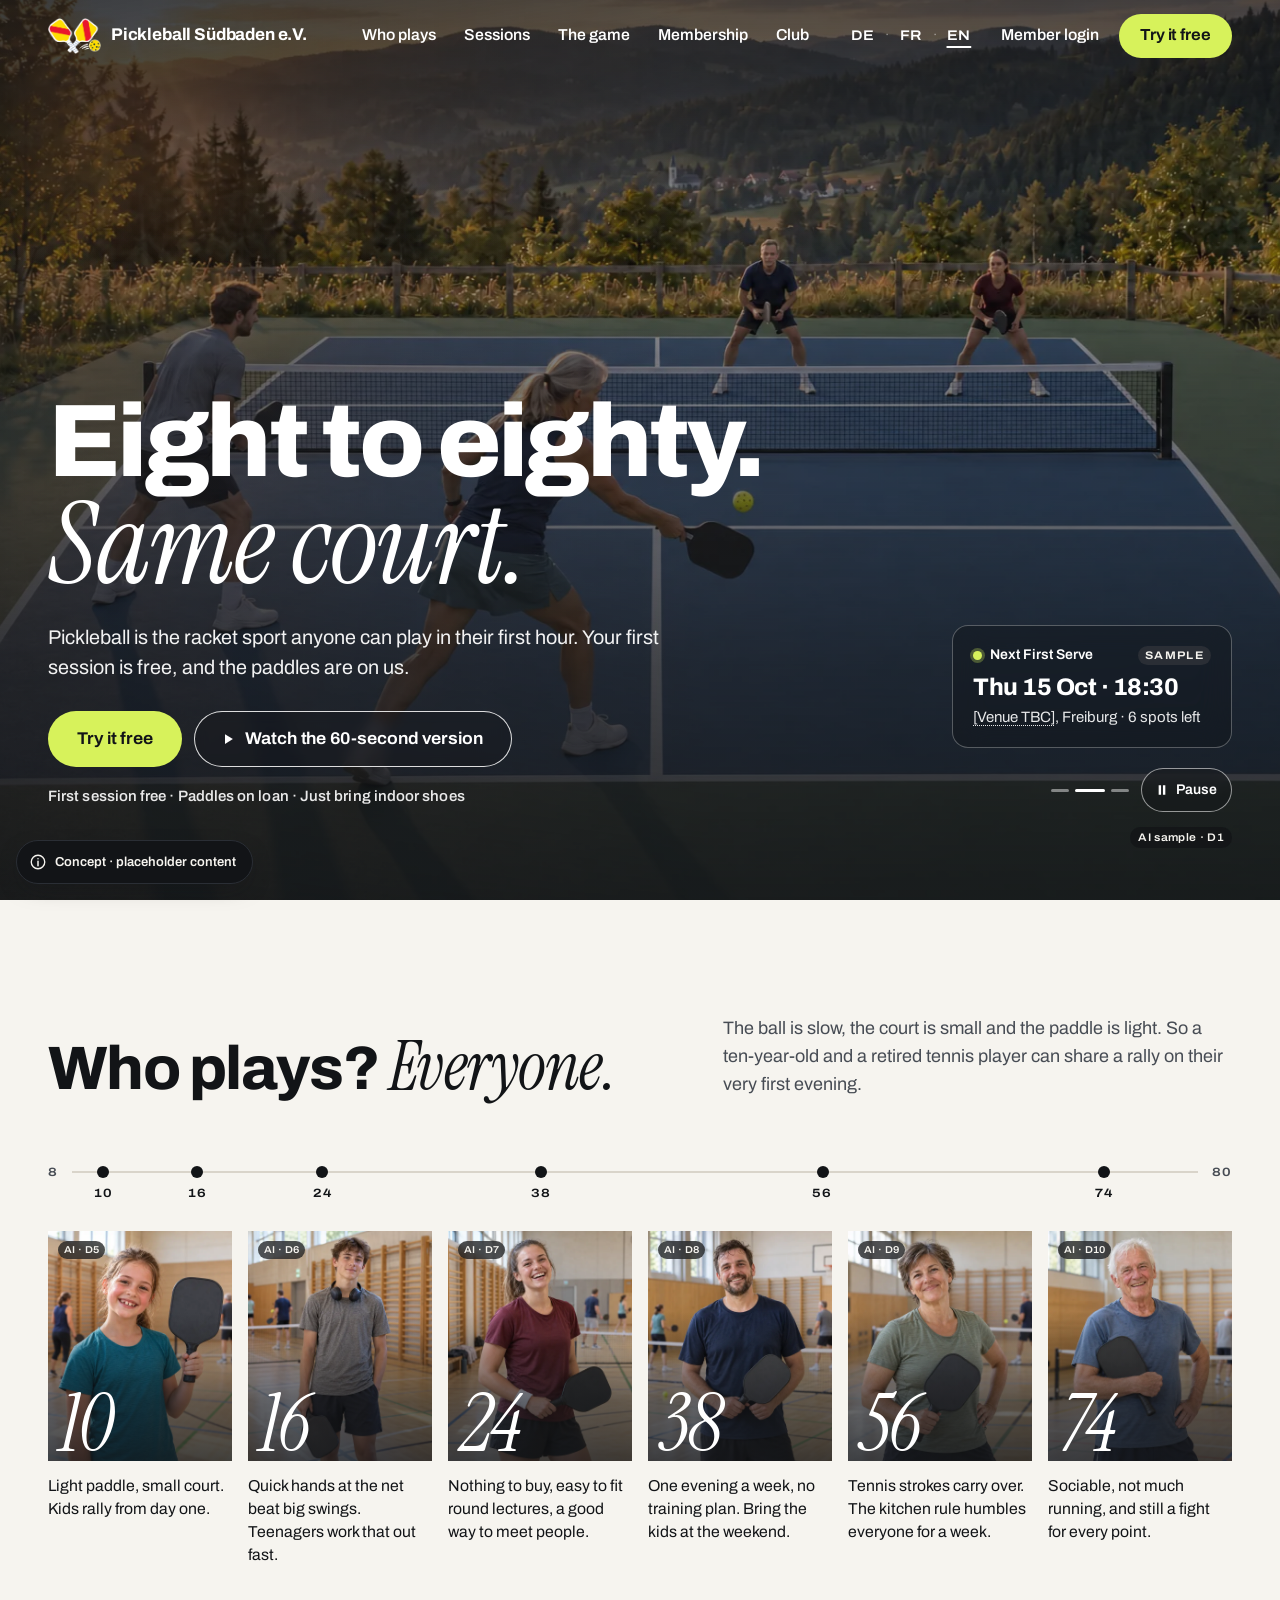
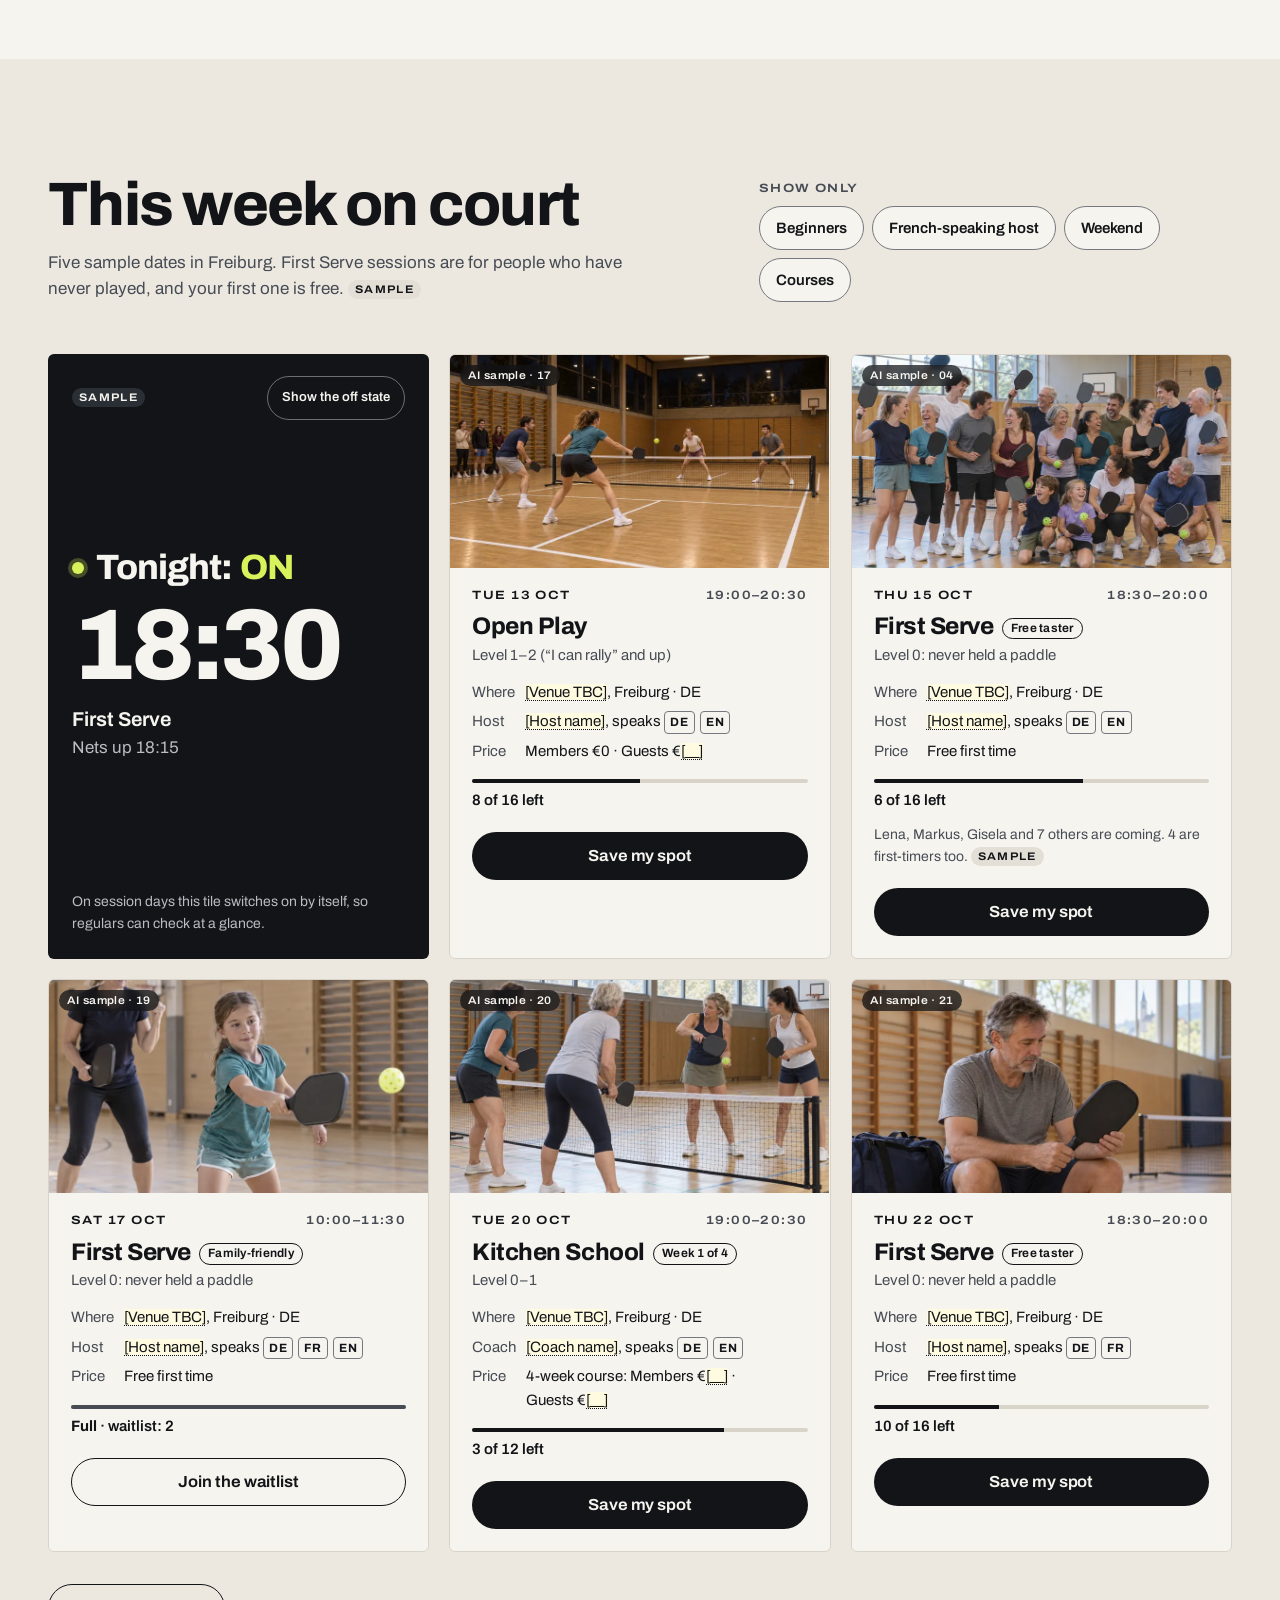
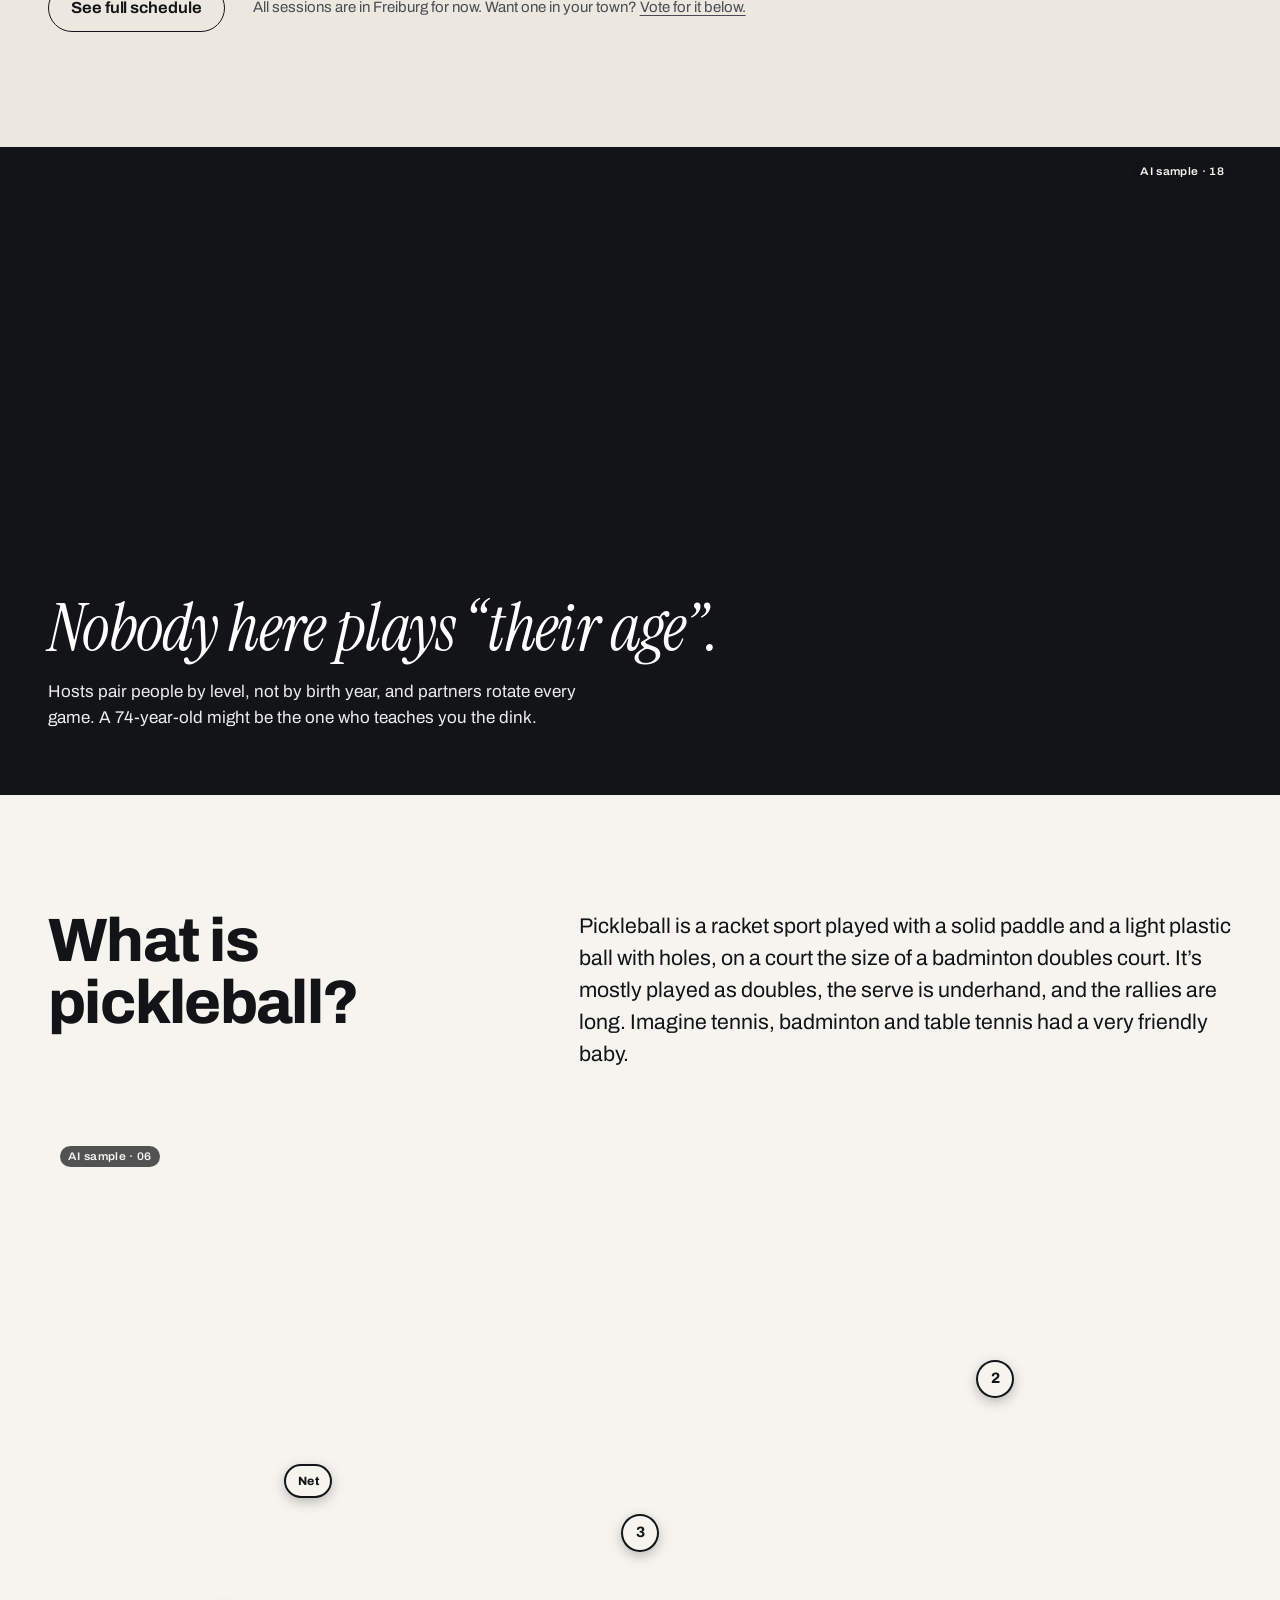
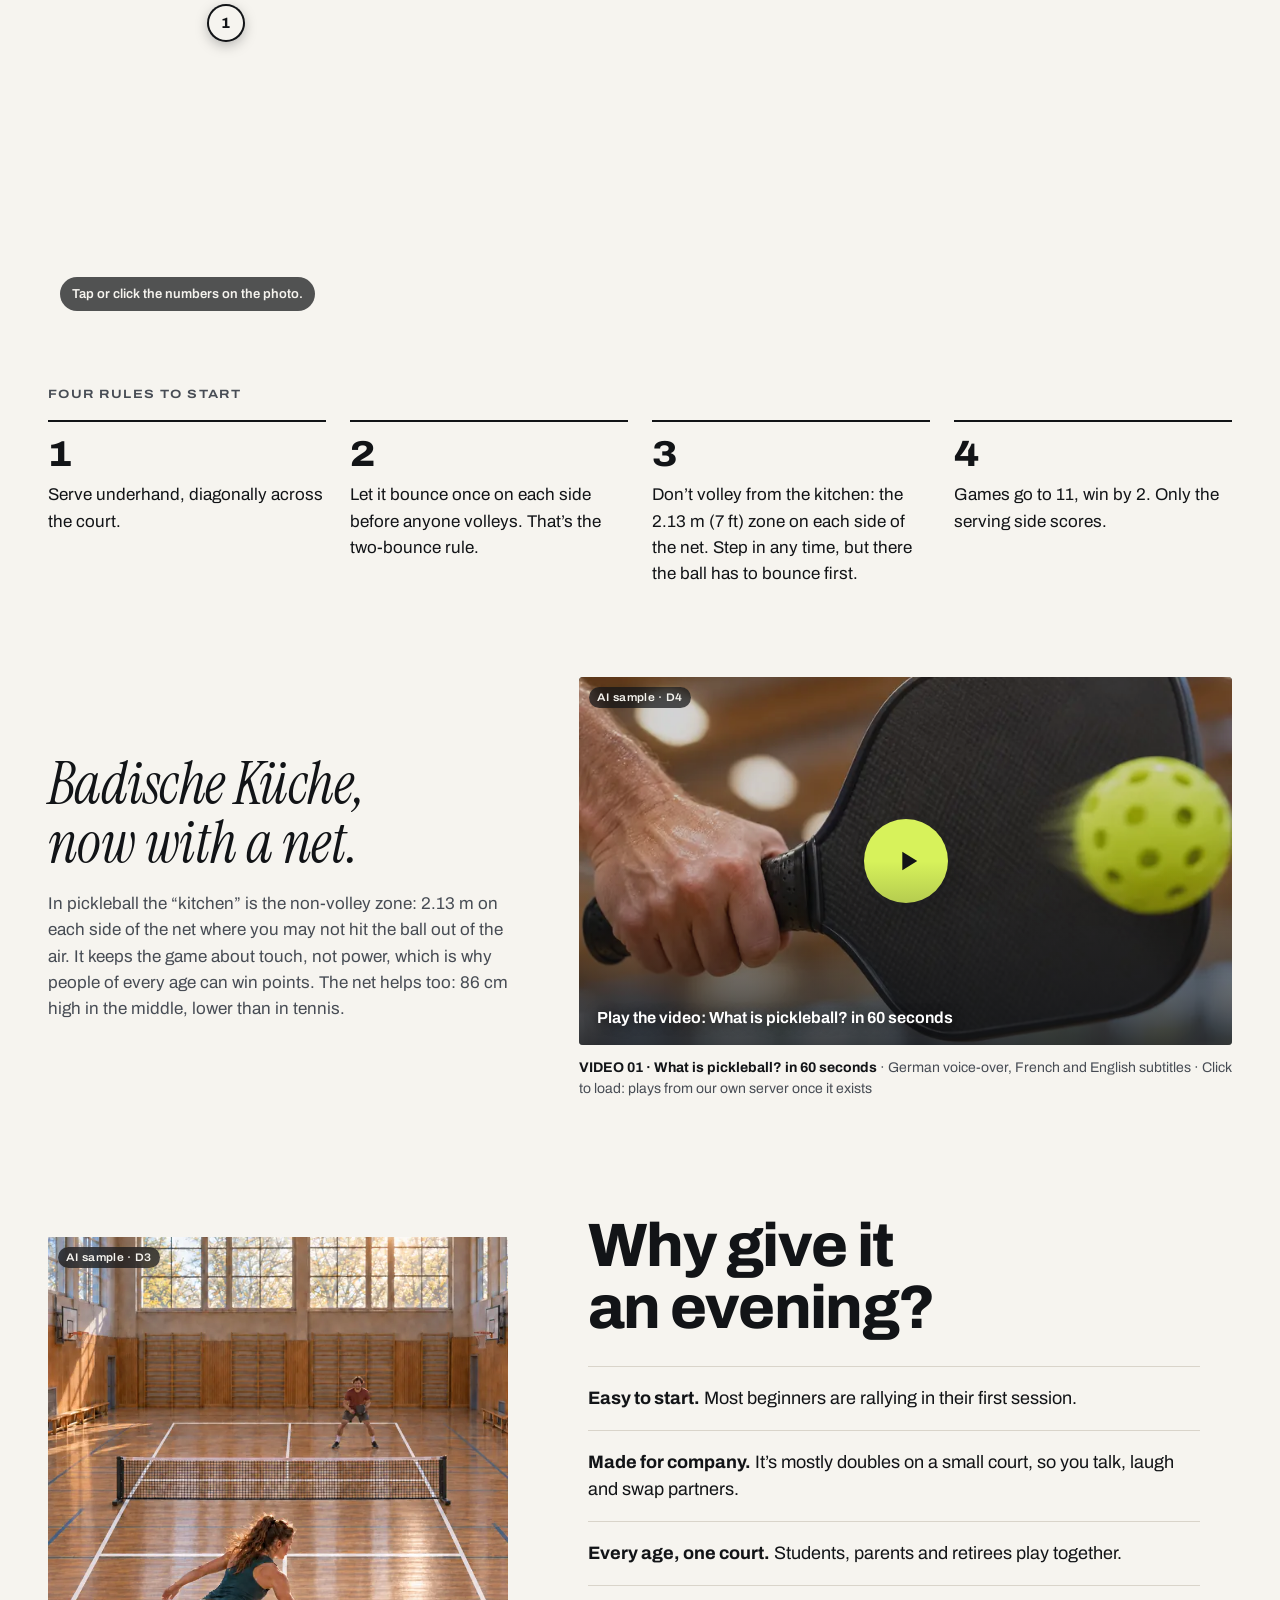
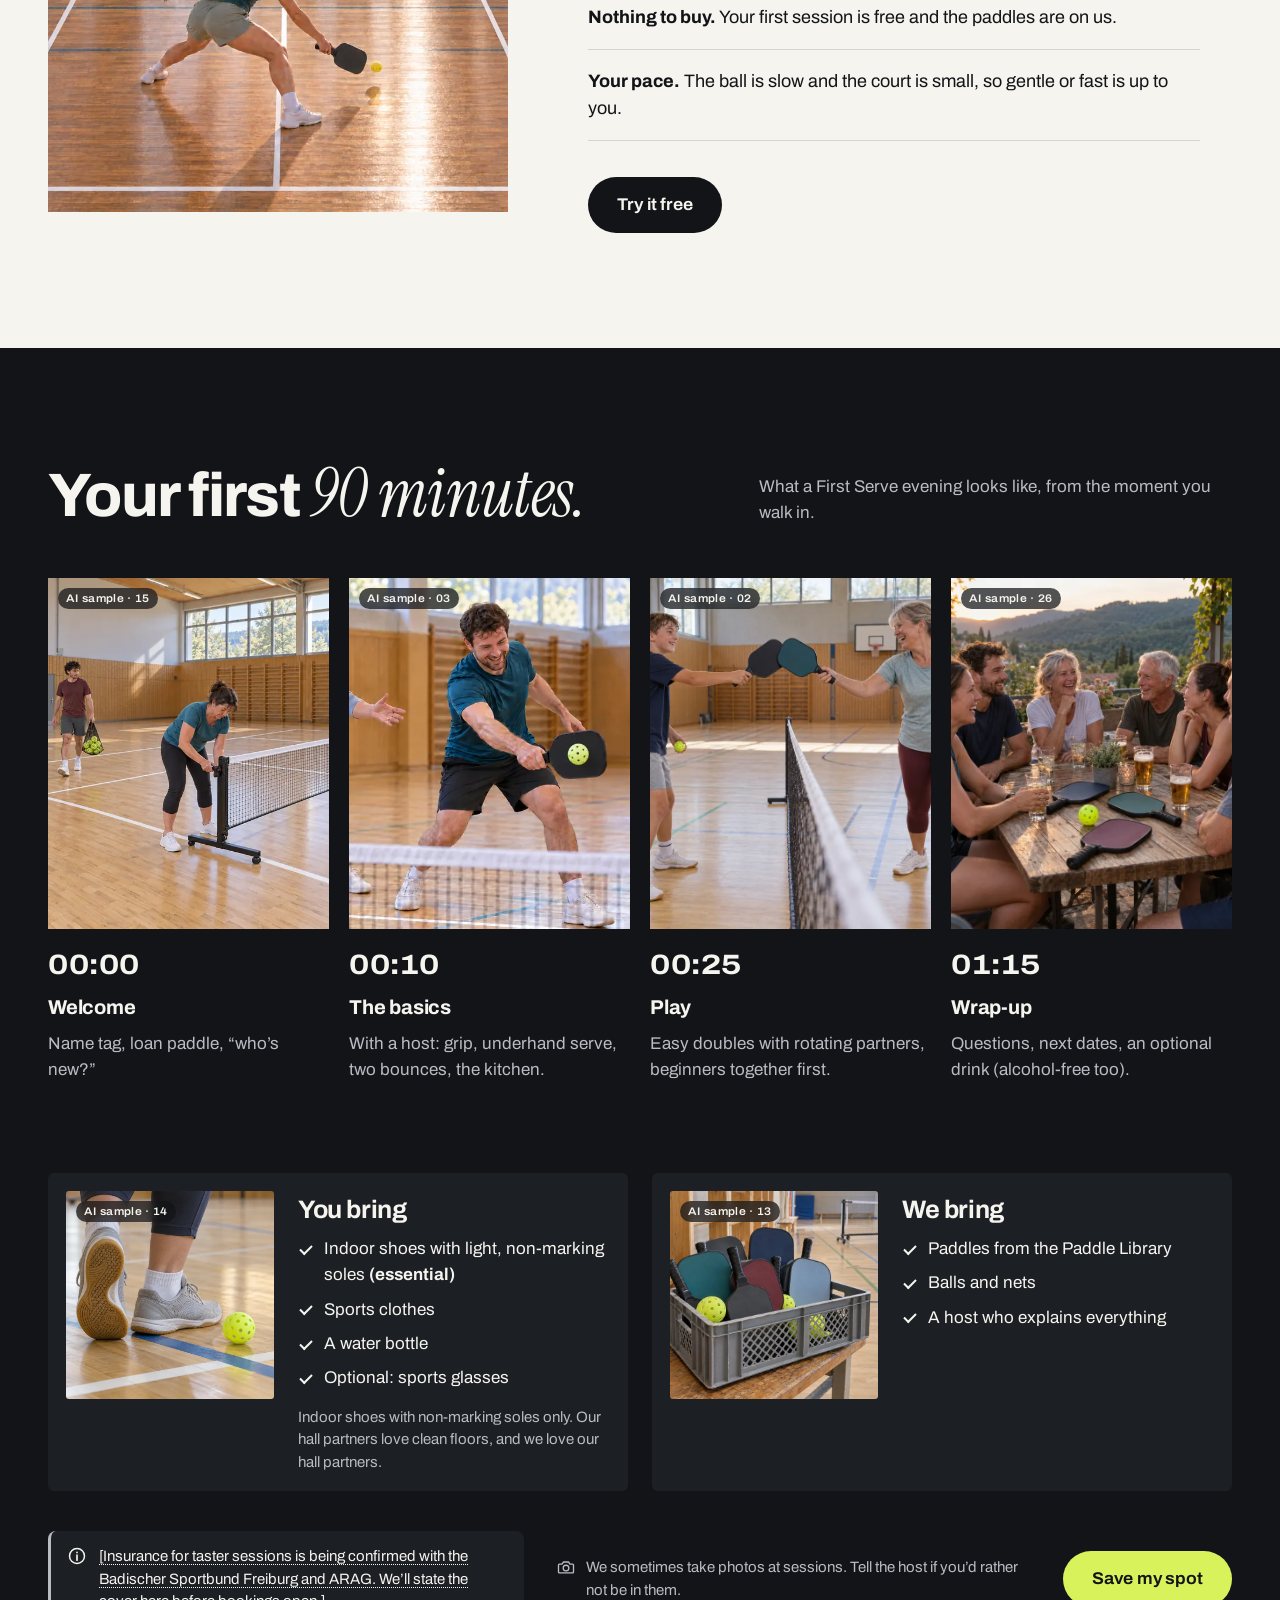
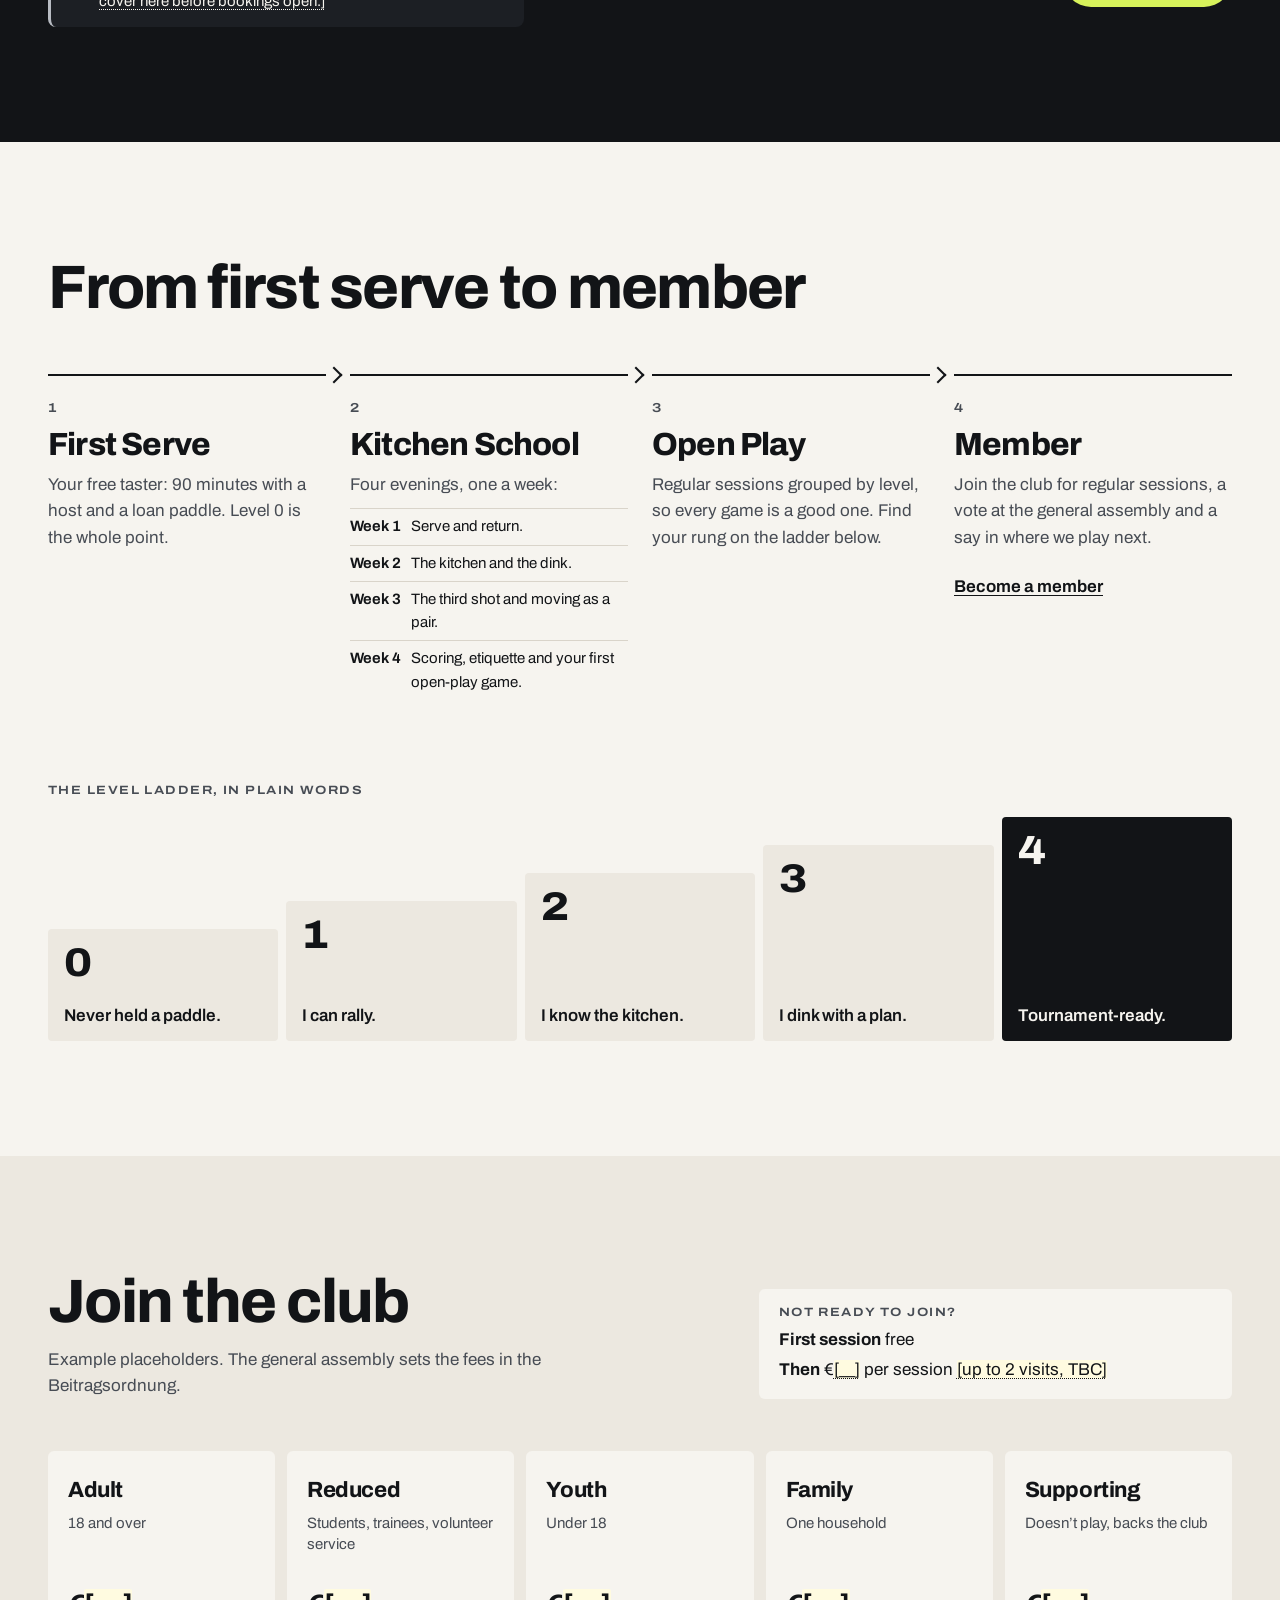
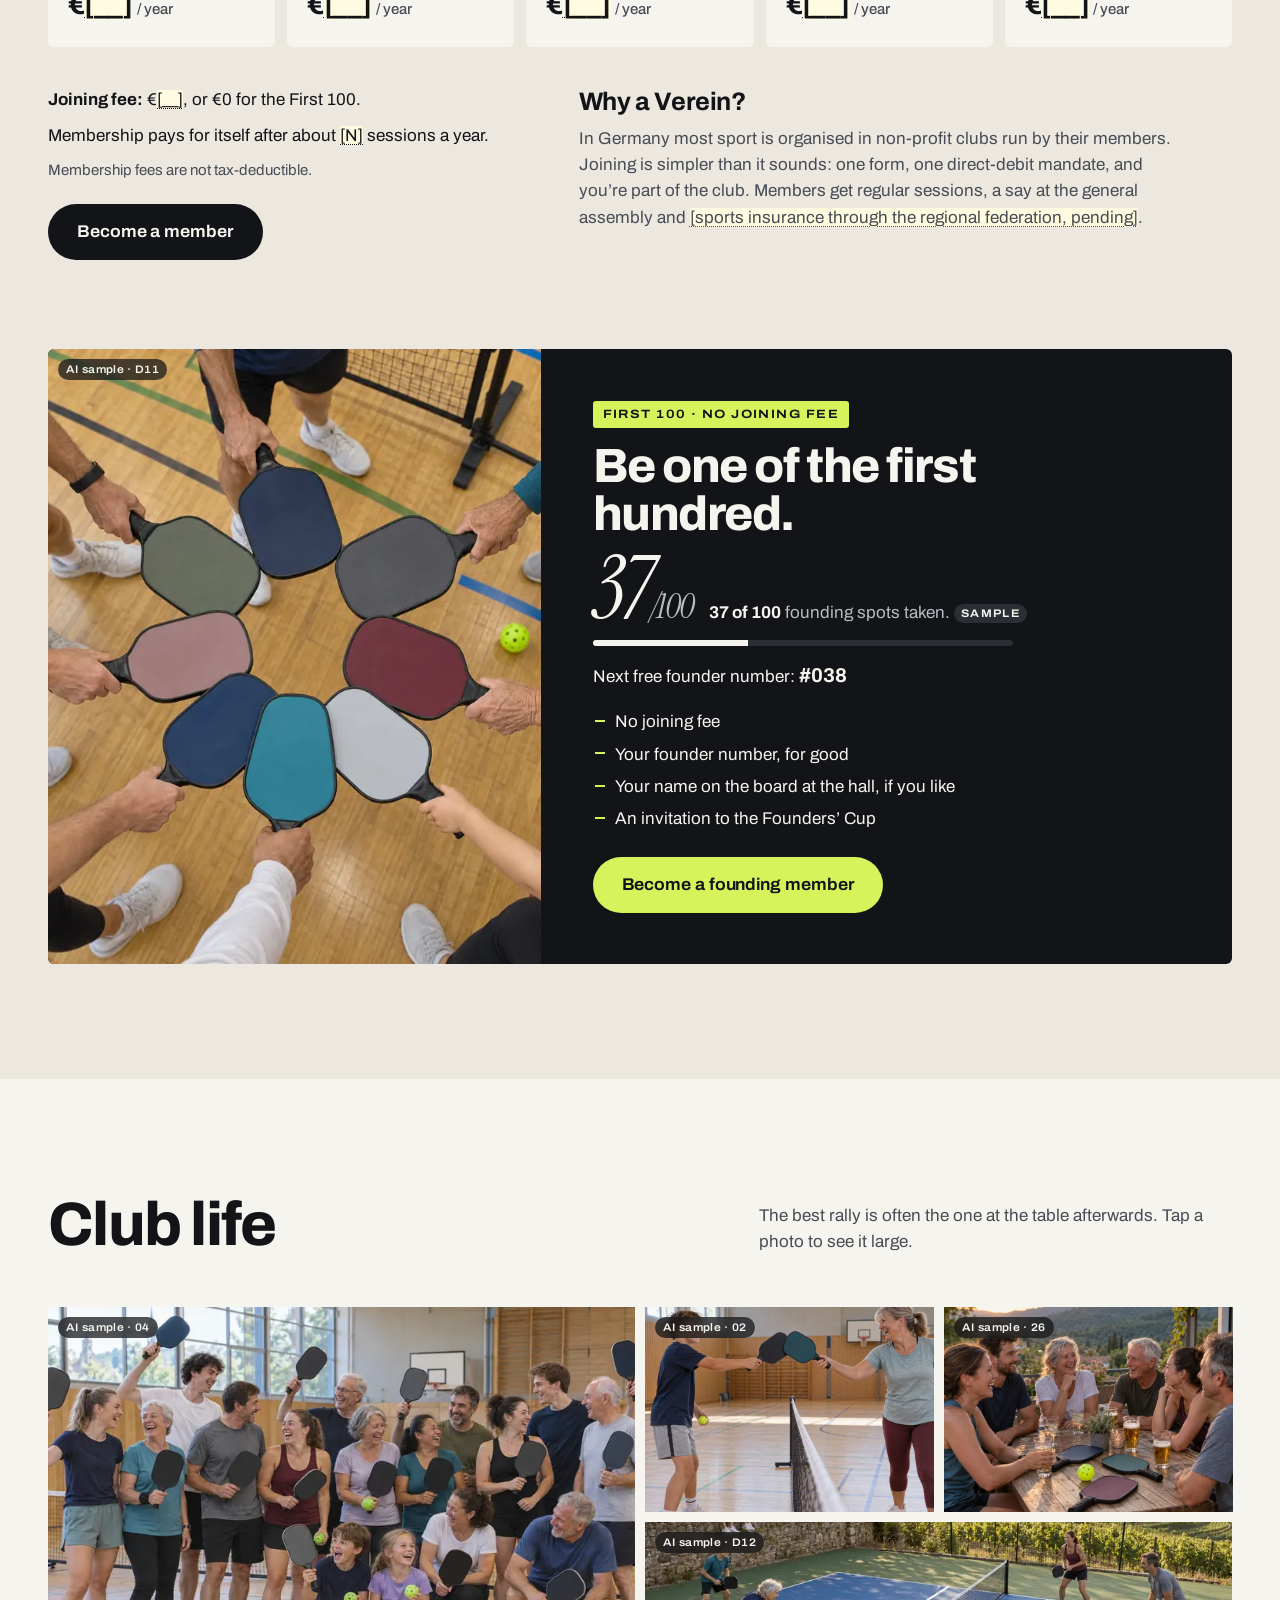
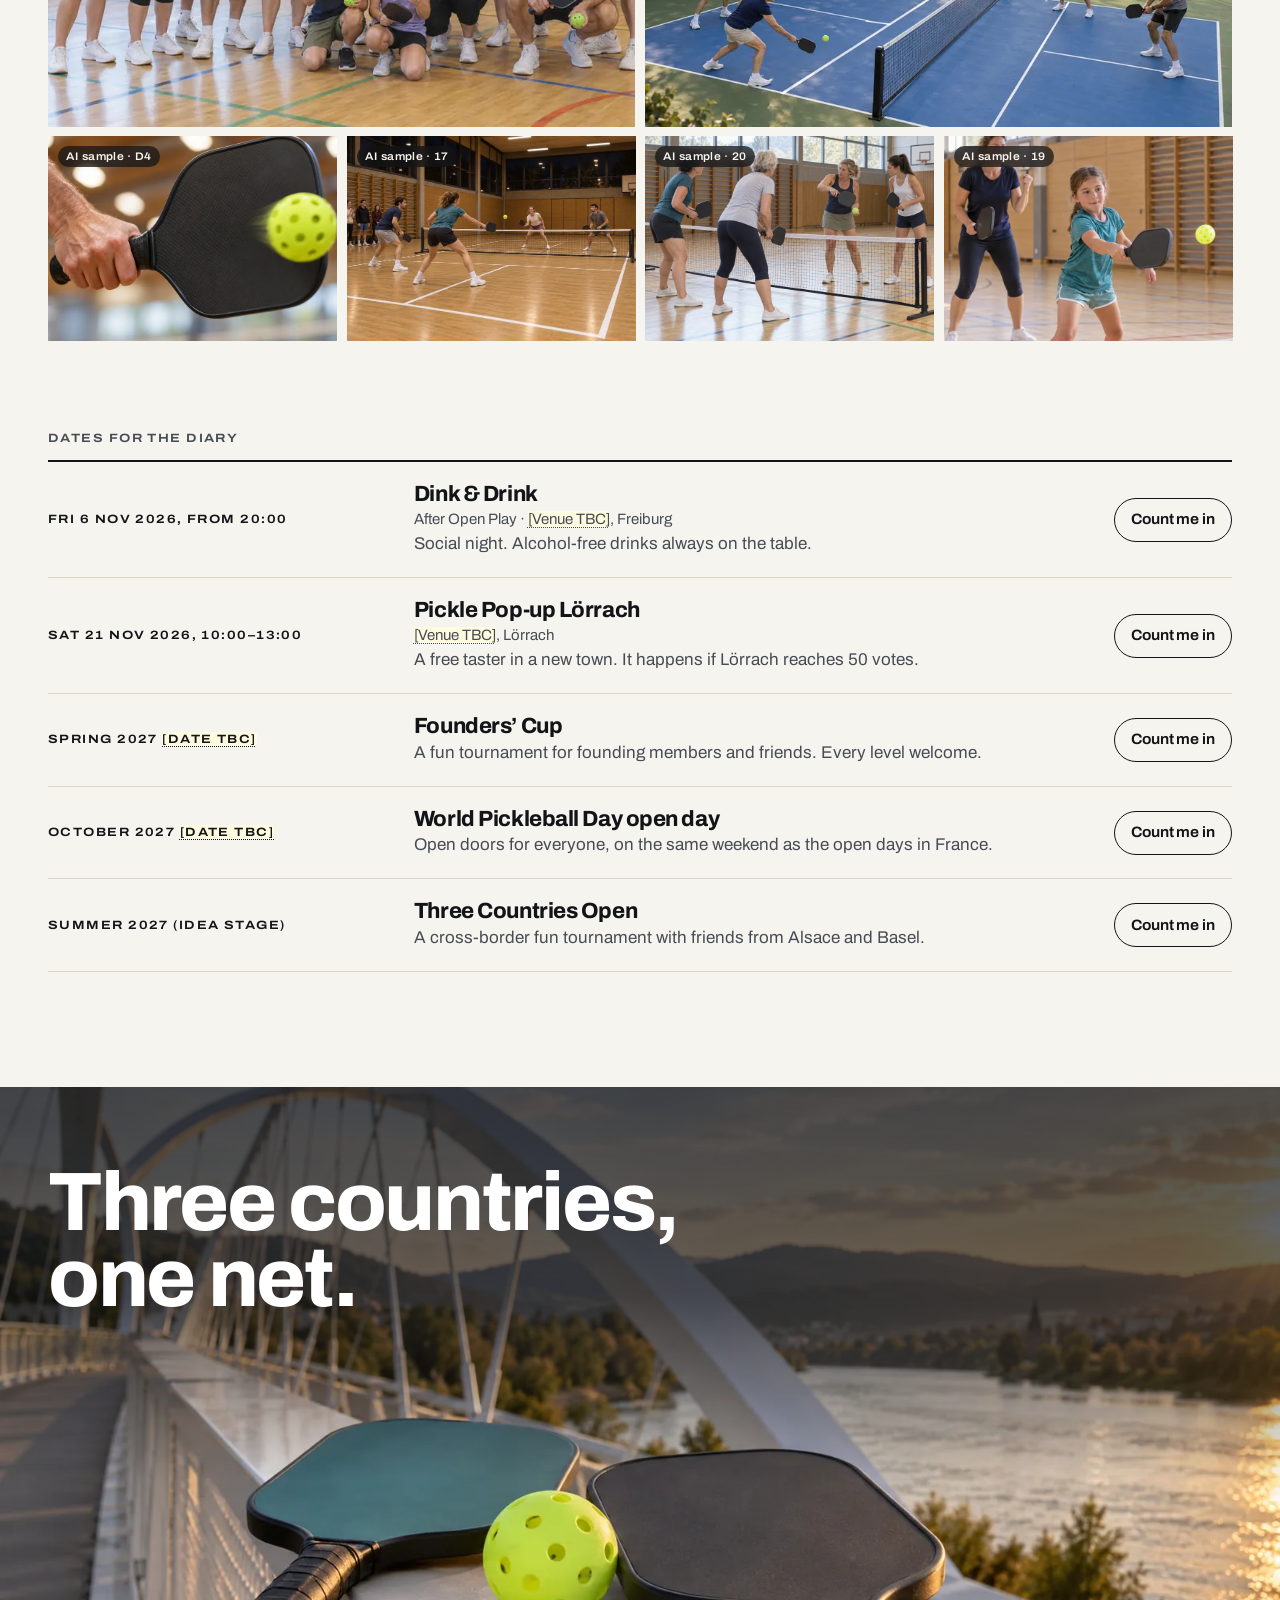
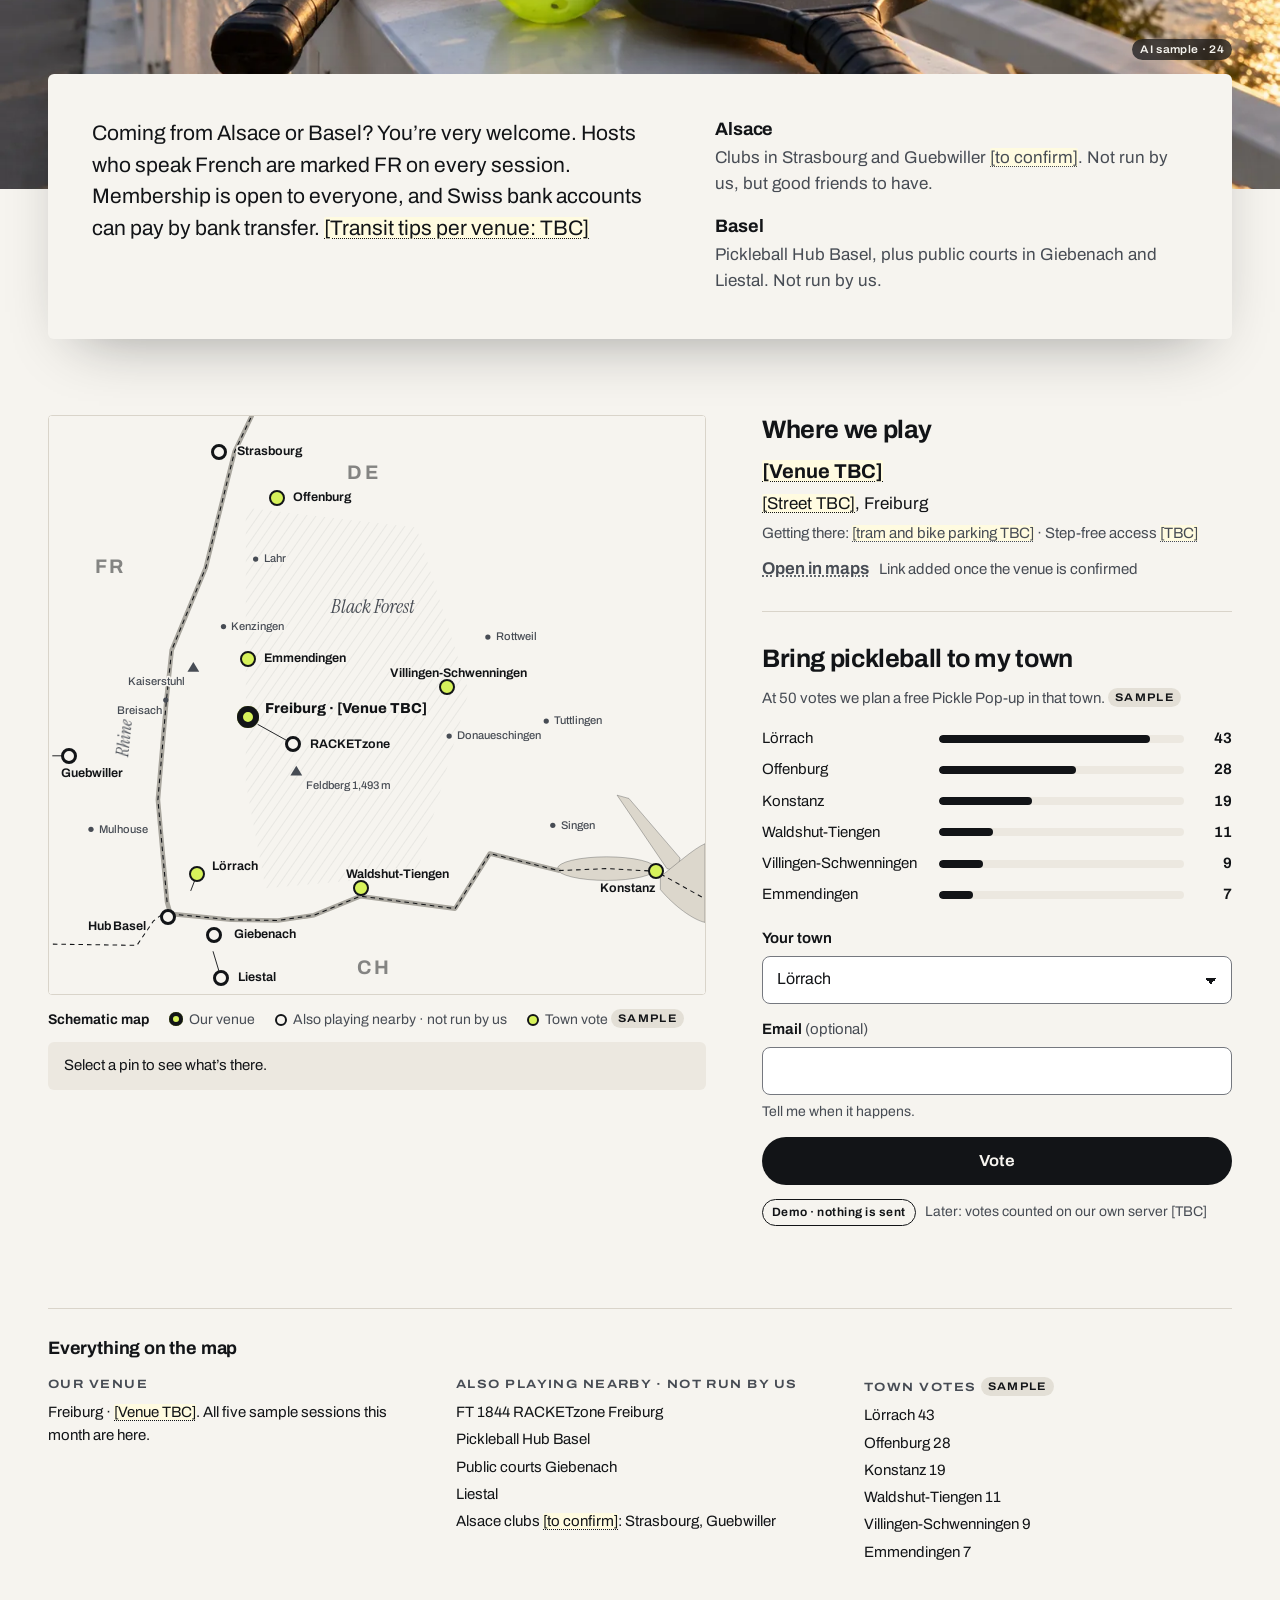
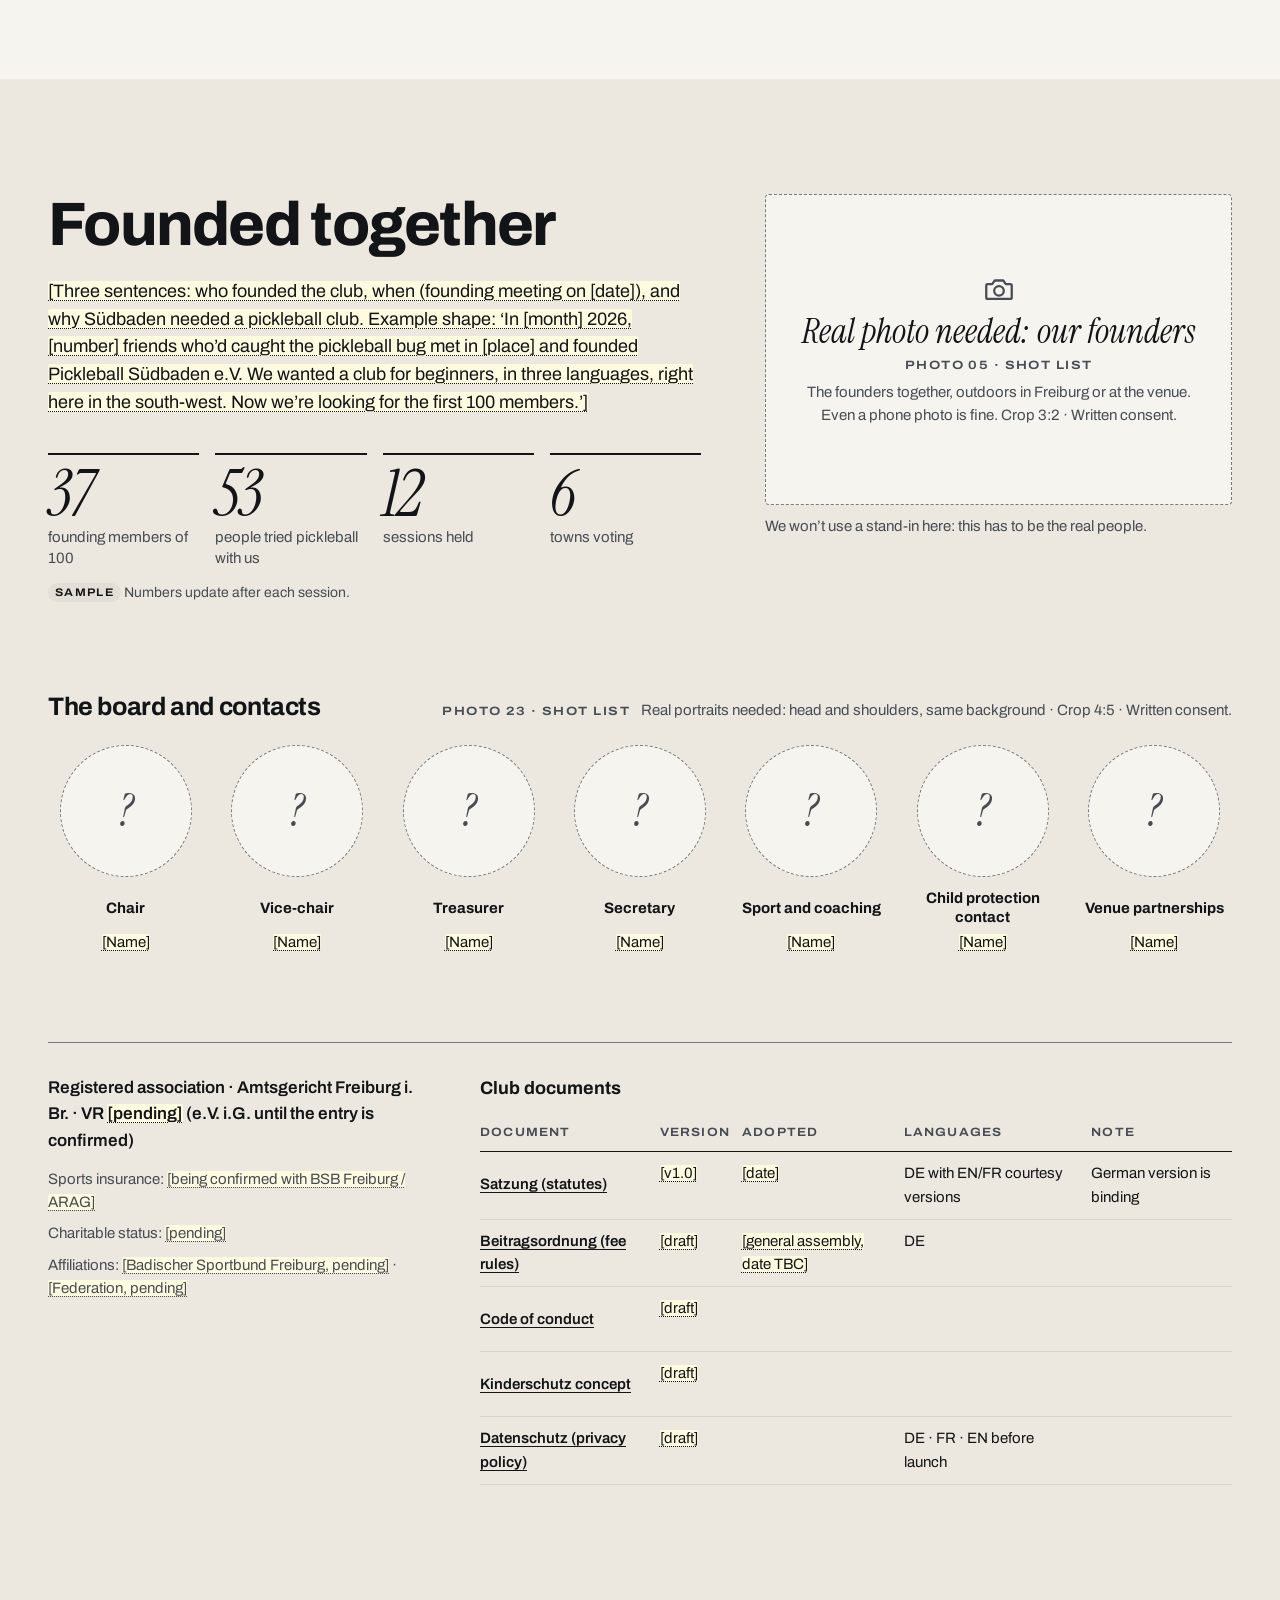
<file: concepts/d-same-court/index.en.html>
<!doctype html>
<html lang="en">
<head>
<meta charset="utf-8">
<meta name="viewport" content="width=device-width, initial-scale=1, viewport-fit=cover">
<meta name="robots" content="noindex">
<title>Pickleball Südbaden e.V. · Concept D: Same Court</title>
<meta name="description" content="Eight to eighty, same court. Pickleball is the racket sport anyone can play in their first hour. Try it free with Pickleball Südbaden e.V. in Freiburg: paddles on us.">
<link rel="alternate" hreflang="de" href="index.html">
<link rel="alternate" hreflang="en" href="index.en.html">
<link rel="alternate" hreflang="x-default" href="index.html">
<link rel="icon" href="../shared/favicon.svg" type="image/svg+xml">
<link rel="icon" href="../shared/favicon-32.png" sizes="32x32" type="image/png">
<link rel="apple-touch-icon" href="../shared/apple-touch-icon.png">
<link rel="preconnect" href="https://fonts.googleapis.com">
<link rel="preconnect" href="https://fonts.gstatic.com" crossorigin>
<link rel="stylesheet" href="https://fonts.googleapis.com/css2?family=Archivo:wdth,wght@62..125,100..900&family=Instrument+Serif:ital@0;1&display=swap">
<link rel="stylesheet" href="style.css">
<script>document.documentElement.classList.add('js');</script>
</head>
<body>

<svg class="sprite" width="0" height="0" aria-hidden="true" focusable="false">
  <defs>
    <symbol id="i-play" viewBox="0 0 24 24"><path d="M8 5.5v13l10.5-6.5z" fill="currentColor"/></symbol>
    <symbol id="i-pause" viewBox="0 0 24 24"><path d="M7 5h3.6v14H7zM13.4 5H17v14h-3.6z" fill="currentColor"/></symbol>
    <symbol id="i-close" viewBox="0 0 24 24"><path d="M6 6l12 12M18 6L6 18" stroke="currentColor" stroke-width="2" stroke-linecap="round" fill="none"/></symbol>
    <symbol id="i-check" viewBox="0 0 24 24"><path d="M5 12.5l4.5 4.5L19 7.5" stroke="currentColor" stroke-width="2.4" stroke-linecap="round" stroke-linejoin="round" fill="none"/></symbol>
    <symbol id="i-cam" viewBox="0 0 24 24"><path d="M4 8.5h3.2L9 6h6l1.8 2.5H20a1 1 0 0 1 1 1V18a1 1 0 0 1-1 1H4a1 1 0 0 1-1-1V9.5a1 1 0 0 1 1-1z" fill="none" stroke="currentColor" stroke-width="1.6" stroke-linejoin="round"/><circle cx="12" cy="13.3" r="3.4" fill="none" stroke="currentColor" stroke-width="1.6"/></symbol>
    <symbol id="i-menu" viewBox="0 0 24 24"><path d="M4 7h16M4 12h16M4 17h16" stroke="currentColor" stroke-width="2" stroke-linecap="round"/></symbol>
    <symbol id="i-prev" viewBox="0 0 24 24"><path d="M15 5l-7 7 7 7" stroke="currentColor" stroke-width="2" fill="none" stroke-linecap="round" stroke-linejoin="round"/></symbol>
    <symbol id="i-next" viewBox="0 0 24 24"><path d="M9 5l7 7-7 7" stroke="currentColor" stroke-width="2" fill="none" stroke-linecap="round" stroke-linejoin="round"/></symbol>
    <symbol id="i-info" viewBox="0 0 24 24"><circle cx="12" cy="12" r="9" fill="none" stroke="currentColor" stroke-width="1.8"/><path d="M12 11v6M12 7.6v.1" stroke="currentColor" stroke-width="2" stroke-linecap="round"/></symbol>
  </defs>
</svg>

<a class="skip" href="#main">Skip to content</a>

<!-- ============ HEADER ============ -->
<header class="site-header" id="siteHeader">
  <div class="hdr wrap">
    <a class="brand" href="#top">
      <span class="brand__marks" aria-hidden="true">
        <img class="brand__mark brand__mark--dark" src="../shared/logo-mark-on-dark.png" alt="" width="966" height="658">
        <img class="brand__mark brand__mark--light" src="../shared/logo-mark.png" alt="" width="966" height="658">
      </span>
      <span class="brand__name">Pickleball Südbaden e.V.</span>
    </a>
    <nav class="hdr__nav" aria-label="Main">
      <ul>
        <li><a href="#generations">Who plays</a></li>
        <li><a href="#sessions">Sessions</a></li>
        <li><a href="#game">The game</a></li>
        <li><a href="#membership">Membership</a></li>
        <li><a href="#club">Club</a></li>
      </ul>
    </nav>
    <div class="hdr__tools">
      <div class="lang" role="group" aria-label="Language">
        <a class="lang__btn" href="index.html" lang="de" hreflang="de" aria-label="DE, Deutsch">DE</a><span class="lang__sep" aria-hidden="true">·</span><button type="button" class="lang__btn" lang="fr" aria-label="FR, Français" data-lang="fr">FR</button><span class="lang__sep" aria-hidden="true">·</span><a class="lang__btn" href="index.en.html" lang="en" hreflang="en" aria-label="EN, English" aria-current="page">EN</a>
      </div>
      <button type="button" class="hdr__login" data-open="login">Member login</button>
      <button type="button" class="btn btn--lime hdr__cta" data-open="trial">Try it free</button>
      <button type="button" class="hdr__menu" data-open="menu" aria-label="Menu"><svg aria-hidden="true"><use href="#i-menu"/></svg><span>Menu</span></button>
    </div>
  </div>
</header>

<main id="main" tabindex="-1">

<!-- ============ 1. HERO ============ -->
<section class="hero" id="top" aria-labelledby="heroTitle">
  <div class="hero__media" id="heroMedia">
    <figure class="hero__slide is-active" data-slide="0">
      <img class="hero__img hero__img--01" data-photo="01" data-eager src="../shared/photos/01-800.webp" srcset="../shared/photos/01-800.webp 800w, ../shared/photos/01-1600.webp 1536w" sizes="100vw" width="1536" height="1024" fetchpriority="high" decoding="async" alt="Four players of different ages rally at a low net in a bright school sports hall. On the near side a grey-haired man and a teenage girl reach for the ball together.">
      <span class="ai-tag" data-code="01"><span class="ai-tag__w">AI sample</span><span class="ai-tag__s" aria-hidden="true">AI</span> · 01</span>
    </figure>
    <figure class="hero__slide" data-slide="1">
      <img class="hero__img hero__img--outdoor" data-photo="d-hero-outdoor" src="../shared/photos/d-hero-outdoor-800.webp" srcset="../shared/photos/d-hero-outdoor-800.webp 800w, ../shared/photos/d-hero-outdoor-1600.webp 1536w" sizes="100vw" width="1536" height="1024" loading="lazy" decoding="async" alt="On an outdoor court at golden hour, a woman in her sixties hits a forehand while her younger partner moves to cover. Wooded hills glow behind them.">
      <span class="ai-tag" data-code="D1"><span class="ai-tag__w">AI sample</span><span class="ai-tag__s" aria-hidden="true">AI</span> · D1</span>
    </figure>
    <figure class="hero__slide" data-slide="2">
      <img class="hero__img hero__img--dink" data-photo="d-action-dink" src="../shared/photos/d-action-dink-800.webp" srcset="../shared/photos/d-action-dink-800.webp 800w, ../shared/photos/d-action-dink-1600.webp 1536w" sizes="100vw" width="1536" height="1024" loading="lazy" decoding="async" alt="Two players lean in at the kitchen line and trade a soft dink across the low net, the ball hanging in the air between their paddles.">
      <span class="ai-tag" data-code="D2"><span class="ai-tag__w">AI sample</span><span class="ai-tag__s" aria-hidden="true">AI</span> · D2</span>
    </figure>
  </div>

  <div class="hero__inner wrap">
    <div class="hero__copy">
      <h1 class="hero__title" id="heroTitle"><span class="hero__l1">Eight to eighty.</span> <em class="hero__l2">Same court.</em></h1>
      <p class="hero__lede">Pickleball is the racket sport anyone can play in their first hour. Your first session is free, and the paddles are on us.</p>
      <div class="hero__ctas">
        <button type="button" class="btn btn--lime btn--lg" data-open="trial">Try it free</button>
        <a class="btn btn--ghost-light btn--lg" href="#video"><svg class="btn__icon" aria-hidden="true"><use href="#i-play"/></svg>Watch the 60-second version</a>
      </div>
      <p class="hero__reassure">First session free · Paddles on loan · Just bring indoor shoes</p>
    </div>

    <a class="next-chip" href="#sessions">
      <span class="next-chip__top"><span class="live-dot" aria-hidden="true"></span>Next First Serve <span class="sample sample--dark">Sample</span></span>
      <span class="next-chip__when">Thu 15 Oct · 18:30</span>
      <span class="next-chip__where"><span class="ph" title="Placeholder: to be confirmed">[Venue TBC]</span>, Freiburg · 6 spots left</span>
    </a>
  </div>

  <div class="hero__controls" id="heroControls" hidden>
    <span class="hero__dots" aria-hidden="true"><span class="is-on"></span><span></span><span></span></span>
    <button type="button" class="hero__pause" id="heroPause" aria-label="Pause slideshow"><svg aria-hidden="true"><use href="#i-pause"/></svg><span class="hero__pause-txt">Pause</span></button>
  </div>
</section>

<!-- ============ 2. WHO PLAYS ============ -->
<section class="gens" id="generations" aria-labelledby="gensTitle">
  <div class="wrap">
    <div class="gens__head">
      <h2 id="gensTitle" class="h2">Who plays? <em class="serif">Everyone.</em></h2>
      <p class="gens__intro">The ball is slow, the court is small and the paddle is light. So a ten-year-old and a retired tennis player can share a rally on their very first evening.</p>
    </div>

    <div class="ruler" aria-hidden="true">
      <span class="ruler__end">8</span>
      <span class="ruler__track">
        <span class="ruler__mark" style="--at:2.78%" data-i="0"><b>10</b></span>
        <span class="ruler__mark" style="--at:11.11%" data-i="1"><b>16</b></span>
        <span class="ruler__mark" style="--at:22.22%" data-i="2"><b>24</b></span>
        <span class="ruler__mark" style="--at:41.67%" data-i="3"><b>38</b></span>
        <span class="ruler__mark" style="--at:66.67%" data-i="4"><b>56</b></span>
        <span class="ruler__mark" style="--at:91.67%" data-i="5"><b>74</b></span>
      </span>
      <span class="ruler__end">80</span>
    </div>
  </div>

  <div class="gens__scroller" id="gensScroller">
    <ol class="gens__list" aria-label="Six players, six ages">
      <li class="gen">
        <figure class="gen__fig">
          <picture><source media="(max-width: 767px)" srcset="../shared/photos/d-gen-10-800.webp"><img data-photo="d-gen-10" src="../shared/photos/d-gen-10-800.webp" srcset="../shared/photos/d-gen-10-800.webp 800w, ../shared/photos/d-gen-10-1600.webp 1122w" sizes="(min-width: 1200px) 210px, (min-width: 768px) 30vw, 66vw" width="1122" height="1402" loading="lazy" decoding="async" alt="A ten-year-old girl with a gap-toothed grin, cheeks flushed from playing, holds her paddle up beside her face."></picture>
          <span class="ai-tag" data-code="D5"><span class="ai-tag__w">AI sample</span><span class="ai-tag__s" aria-hidden="true">AI</span> · D5</span>
        </figure>
        <p class="gen__age"><span class="gen__num">10</span><span class="vh"> years old: </span></p>
        <p class="gen__line">Light paddle, small court. Kids rally from day one.</p>
      </li>
      <li class="gen">
        <figure class="gen__fig">
          <picture><source media="(max-width: 767px)" srcset="../shared/photos/d-gen-16-800.webp"><img data-photo="d-gen-16" src="../shared/photos/d-gen-16-800.webp" srcset="../shared/photos/d-gen-16-800.webp 800w, ../shared/photos/d-gen-16-1600.webp 1122w" sizes="(min-width: 1200px) 210px, (min-width: 768px) 30vw, 66vw" width="1122" height="1402" loading="lazy" decoding="async" alt="A sixteen-year-old boy with headphones round his neck and a relaxed half-smile, paddle hanging from one hand."></picture>
          <span class="ai-tag" data-code="D6"><span class="ai-tag__w">AI sample</span><span class="ai-tag__s" aria-hidden="true">AI</span> · D6</span>
        </figure>
        <p class="gen__age"><span class="gen__num">16</span><span class="vh"> years old: </span></p>
        <p class="gen__line">Quick hands at the net beat big swings. Teenagers work that out fast.</p>
      </li>
      <li class="gen">
        <figure class="gen__fig">
          <picture><source media="(max-width: 767px)" srcset="../shared/photos/d-gen-24-800.webp"><img data-photo="d-gen-24" src="../shared/photos/d-gen-24-800.webp" srcset="../shared/photos/d-gen-24-800.webp 800w, ../shared/photos/d-gen-24-1600.webp 1122w" sizes="(min-width: 1200px) 210px, (min-width: 768px) 30vw, 66vw" width="1122" height="1402" loading="lazy" decoding="async" alt="A young woman in her twenties with a ponytail and a wrist sweatband laughs, paddle in hand."></picture>
          <span class="ai-tag" data-code="D7"><span class="ai-tag__w">AI sample</span><span class="ai-tag__s" aria-hidden="true">AI</span> · D7</span>
        </figure>
        <p class="gen__age"><span class="gen__num">24</span><span class="vh"> years old: </span></p>
        <p class="gen__line">Nothing to buy, easy to fit round lectures, a good way to meet people.</p>
      </li>
      <li class="gen">
        <figure class="gen__fig">
          <picture><source media="(max-width: 767px)" srcset="../shared/photos/d-gen-38-800.webp"><img data-photo="d-gen-38" src="../shared/photos/d-gen-38-800.webp" srcset="../shared/photos/d-gen-38-800.webp 800w, ../shared/photos/d-gen-38-1600.webp 1122w" sizes="(min-width: 1200px) 210px, (min-width: 768px) 30vw, 66vw" width="1122" height="1402" loading="lazy" decoding="async" alt="A bearded man in his late thirties, a little sweaty, grins with a paddle held in both hands."></picture>
          <span class="ai-tag" data-code="D8"><span class="ai-tag__w">AI sample</span><span class="ai-tag__s" aria-hidden="true">AI</span> · D8</span>
        </figure>
        <p class="gen__age"><span class="gen__num">38</span><span class="vh"> years old: </span></p>
        <p class="gen__line">One evening a week, no training plan. Bring the kids at the weekend.</p>
      </li>
      <li class="gen">
        <figure class="gen__fig">
          <picture><source media="(max-width: 767px)" srcset="../shared/photos/d-gen-56-800.webp"><img data-photo="d-gen-56" src="../shared/photos/d-gen-56-800.webp" srcset="../shared/photos/d-gen-56-800.webp 800w, ../shared/photos/d-gen-56-1600.webp 1122w" sizes="(min-width: 1200px) 210px, (min-width: 768px) 30vw, 66vw" width="1122" height="1402" loading="lazy" decoding="async" alt="A woman in her fifties smiles with one hand on her hip and holds the paddle like a racket."></picture>
          <span class="ai-tag" data-code="D9"><span class="ai-tag__w">AI sample</span><span class="ai-tag__s" aria-hidden="true">AI</span> · D9</span>
        </figure>
        <p class="gen__age"><span class="gen__num">56</span><span class="vh"> years old: </span></p>
        <p class="gen__line">Tennis strokes carry over. The kitchen rule humbles everyone for a week.</p>
      </li>
      <li class="gen">
        <figure class="gen__fig">
          <picture><source media="(max-width: 767px)" srcset="../shared/photos/d-gen-74-800.webp"><img data-photo="d-gen-74" src="../shared/photos/d-gen-74-800.webp" srcset="../shared/photos/d-gen-74-800.webp 800w, ../shared/photos/d-gen-74-1600.webp 1122w" sizes="(min-width: 1200px) 210px, (min-width: 768px) 30vw, 66vw" width="1122" height="1402" loading="lazy" decoding="async" alt="A wiry white-haired man in his seventies with a cheeky smile, paddle tucked under his arm."></picture>
          <span class="ai-tag" data-code="D10"><span class="ai-tag__w">AI sample</span><span class="ai-tag__s" aria-hidden="true">AI</span> · D10</span>
        </figure>
        <p class="gen__age"><span class="gen__num">74</span><span class="vh"> years old: </span></p>
        <p class="gen__line">Sociable, not much running, and still a fight for every point.</p>
      </li>
    </ol>
  </div>
  <p class="gens__hint wrap" aria-hidden="true"><span id="gensCount">1 / 6</span> <span class="gens__hint-txt">Swipe for more</span></p>

</section>

<!-- ============ 3. SESSIONS ============ -->
<section class="sessions" id="sessions" aria-labelledby="sessTitle">
  <div class="wrap">
    <div class="sec-head sec-head--split">
      <div>
        <h2 id="sessTitle" class="h2">This week on court</h2>
        <p class="sec-head__sub">Five sample dates in Freiburg. First Serve sessions are for people who have never played, and your first one is free. <span class="sample">Sample</span></p>
      </div>
      <div class="filters" role="group" aria-labelledby="filtersLabel">
        <p class="filters__label" id="filtersLabel">Show only</p>
        <div class="filters__row">
          <button type="button" class="chip" aria-pressed="false" data-filter="beginner"><svg aria-hidden="true"><use href="#i-check"/></svg>Beginners</button>
          <button type="button" class="chip" aria-pressed="false" data-filter="fr"><svg aria-hidden="true"><use href="#i-check"/></svg>French-speaking host</button>
          <button type="button" class="chip" aria-pressed="false" data-filter="weekend"><svg aria-hidden="true"><use href="#i-check"/></svg>Weekend</button>
          <button type="button" class="chip" aria-pressed="false" data-filter="course"><svg aria-hidden="true"><use href="#i-check"/></svg>Courses</button>
        </div>
      </div>
    </div>

    <p class="vh" id="filterStatus" role="status" aria-live="polite"></p>

    <div class="sess-grid">
      <article class="tonight" id="tonight" aria-labelledby="tonightTitle">
        <div class="tonight__top">
          <span class="sample sample--dark">Sample</span>
          <button type="button" class="tonight__toggle" id="tonightToggle" aria-pressed="false">Show the off state</button>
        </div>
        <div class="tonight__on" id="tonightOn">
          <h3 class="tonight__title" id="tonightTitle"><span class="live-dot live-dot--lg" aria-hidden="true"></span>Tonight: <span class="tonight__state">ON</span></h3>
          <p class="tonight__big"><span class="vh">First Serve at </span>18:30</p>
          <p class="tonight__what" aria-hidden="true">First Serve</p>
          <p class="tonight__nets">Nets up 18:15</p>
        </div>
        <div class="tonight__off" id="tonightOff" hidden>
          <p class="tonight__title" id="tonightTitleOff"><span class="off-dot" aria-hidden="true"></span>Tonight: <span class="tonight__state">OFF</span></p>
          <p class="tonight__k">Next session</p>
          <p class="tonight__big tonight__big--date">Tue 20 Oct</p>
        </div>
        <p class="tonight__note">On session days this tile switches on by itself, so regulars can check at a glance.</p>
      </article>

      <article class="sess" data-id="S1" data-tags="" aria-labelledby="s1t">
        <figure class="sess__fig">
          <picture><source media="(max-width: 767px)" srcset="../shared/photos/17-800.webp"><img data-photo="17" src="../shared/photos/17-800.webp" srcset="../shared/photos/17-800.webp 800w, ../shared/photos/17-1600.webp 1536w" sizes="(min-width: 1100px) 400px, (min-width: 700px) 46vw, 100vw" width="1536" height="1024" loading="lazy" decoding="async" alt="Students play energetic doubles in a sports hall at night while friends cheer from the side."></picture>
          <span class="ai-tag" data-code="17"><span class="ai-tag__w">AI sample</span><span class="ai-tag__s" aria-hidden="true">AI</span> · 17</span>
        </figure>
        <div class="sess__body">
          <p class="sess__date"><time datetime="2026-10-13T19:00">Tue 13 Oct</time> <span class="sess__time">19:00–20:30</span></p>
          <h3 class="sess__name" id="s1t">Open Play</h3>
          <p class="sess__level">Level 1–2 (“I can rally” and up)</p>
          <dl class="sess__facts">
            <div><dt>Where</dt><dd><span class="ph" title="Placeholder: to be confirmed">[Venue TBC]</span>, Freiburg · DE</dd></div>
            <div><dt>Host</dt><dd><span class="ph" title="Placeholder: to be confirmed">[Host name]</span>, speaks <span class="langs"><abbr title="Deutsch" lang="de">DE</abbr> <abbr title="English">EN</abbr></span></dd></div>
            <div><dt>Price</dt><dd>Members €0 · <span class="nw">Guests €<span class="ph" title="Placeholder: to be confirmed">[__]</span></span></dd></div>
          </dl>
          <div class="spots"><span class="spots__bar" style="--fill:50%" aria-hidden="true"></span><span class="spots__txt">8 of 16 left</span></div>
          <button type="button" class="btn btn--ink sess__btn" data-open="trial" data-session="S1">Save my spot</button>
        </div>
      </article>

      <article class="sess" data-id="S2" data-tags="beginner" aria-labelledby="s2t">
        <figure class="sess__fig">
          <picture><source media="(max-width: 767px)" srcset="../shared/photos/04-800.webp"><img class="pos-04s" data-photo="04" src="../shared/photos/04-800.webp" srcset="../shared/photos/04-800.webp 800w, ../shared/photos/04-1600.webp 1536w" sizes="(min-width: 1100px) 400px, (min-width: 700px) 46vw, 100vw" width="1536" height="1024" loading="lazy" decoding="async" alt="About sixteen players of all ages bunch together on court after a session, paddles raised and laughing."></picture>
          <span class="ai-tag" data-code="04"><span class="ai-tag__w">AI sample</span><span class="ai-tag__s" aria-hidden="true">AI</span> · 04</span>
        </figure>
        <div class="sess__body">
          <p class="sess__date"><time datetime="2026-10-15T18:30">Thu 15 Oct</time> <span class="sess__time">18:30–20:00</span></p>
          <h3 class="sess__name" id="s2t">First Serve <span class="sess__tag">Free taster</span></h3>
          <p class="sess__level">Level 0: never held a paddle</p>
          <dl class="sess__facts">
            <div><dt>Where</dt><dd><span class="ph" title="Placeholder: to be confirmed">[Venue TBC]</span>, Freiburg · DE</dd></div>
            <div><dt>Host</dt><dd><span class="ph" title="Placeholder: to be confirmed">[Host name]</span>, speaks <span class="langs"><abbr title="Deutsch" lang="de">DE</abbr> <abbr title="English">EN</abbr></span></dd></div>
            <div><dt>Price</dt><dd>Free first time</dd></div>
          </dl>
          <div class="spots"><span class="spots__bar" style="--fill:62.5%" aria-hidden="true"></span><span class="spots__txt">6 of 16 left</span></div>
          <p class="roster">Lena, Markus, Gisela and 7 others are coming. 4 are first-timers too. <span class="sample">Sample</span></p>
          <button type="button" class="btn btn--ink sess__btn" data-open="trial" data-session="S2">Save my spot</button>
        </div>
      </article>

      <article class="sess sess--full" data-id="S3" data-tags="beginner fr weekend" aria-labelledby="s3t">
        <figure class="sess__fig">
          <picture><source media="(max-width: 767px)" srcset="../shared/photos/19-800.webp"><img class="pos-19" data-photo="19" src="../shared/photos/19-800.webp" srcset="../shared/photos/19-800.webp 800w, ../shared/photos/19-1600.webp 1086w" sizes="(min-width: 1100px) 400px, (min-width: 700px) 46vw, 100vw" width="1086" height="1448" loading="lazy" decoding="async" alt="A girl of about nine hits a forehand while her parent cheers behind her on the same side of the net."></picture>
          <span class="ai-tag" data-code="19"><span class="ai-tag__w">AI sample</span><span class="ai-tag__s" aria-hidden="true">AI</span> · 19</span>
        </figure>
        <div class="sess__body">
          <p class="sess__date"><time datetime="2026-10-17T10:00">Sat 17 Oct</time> <span class="sess__time">10:00–11:30</span></p>
          <h3 class="sess__name" id="s3t">First Serve <span class="sess__tag">Family-friendly</span></h3>
          <p class="sess__level">Level 0: never held a paddle</p>
          <dl class="sess__facts">
            <div><dt>Where</dt><dd><span class="ph" title="Placeholder: to be confirmed">[Venue TBC]</span>, Freiburg · DE</dd></div>
            <div><dt>Host</dt><dd><span class="ph" title="Placeholder: to be confirmed">[Host name]</span>, speaks <span class="langs"><abbr title="Deutsch" lang="de">DE</abbr> <abbr title="Français" lang="fr">FR</abbr> <abbr title="English">EN</abbr></span></dd></div>
            <div><dt>Price</dt><dd>Free first time</dd></div>
          </dl>
          <div class="spots spots--full"><span class="spots__bar" style="--fill:100%" aria-hidden="true"></span><span class="spots__txt"><strong>Full</strong> · waitlist: 2</span></div>
          <button type="button" class="btn btn--outline sess__btn" data-open="trial" data-session="S3">Join the waitlist</button>
        </div>
      </article>

      <article class="sess" data-id="S4" data-tags="beginner course" aria-labelledby="s4t">
        <figure class="sess__fig">
          <picture><source media="(max-width: 767px)" srcset="../shared/photos/20-800.webp"><img data-photo="20" src="../shared/photos/20-800.webp" srcset="../shared/photos/20-800.webp 800w, ../shared/photos/20-1600.webp 1448w" sizes="(min-width: 1100px) 400px, (min-width: 700px) 46vw, 100vw" width="1448" height="1086" loading="lazy" decoding="async" alt="A woman host at the net gives a tip during a women's doubles game; the players range from their twenties to their sixties."></picture>
          <span class="ai-tag" data-code="20"><span class="ai-tag__w">AI sample</span><span class="ai-tag__s" aria-hidden="true">AI</span> · 20</span>
        </figure>
        <div class="sess__body">
          <p class="sess__date"><time datetime="2026-10-20T19:00">Tue 20 Oct</time> <span class="sess__time">19:00–20:30</span></p>
          <h3 class="sess__name" id="s4t">Kitchen School <span class="sess__tag">Week 1 of 4</span></h3>
          <p class="sess__level">Level 0–1</p>
          <dl class="sess__facts">
            <div><dt>Where</dt><dd><span class="ph" title="Placeholder: to be confirmed">[Venue TBC]</span>, Freiburg · DE</dd></div>
            <div><dt>Coach</dt><dd><span class="ph" title="Placeholder: to be confirmed">[Coach name]</span>, speaks <span class="langs"><abbr title="Deutsch" lang="de">DE</abbr> <abbr title="English">EN</abbr></span></dd></div>
            <div><dt>Price</dt><dd>4-week course: <span class="nw">Members €<span class="ph" title="Placeholder: to be confirmed">[__]</span></span> · <span class="nw">Guests €<span class="ph" title="Placeholder: to be confirmed">[__]</span></span></dd></div>
          </dl>
          <div class="spots"><span class="spots__bar" style="--fill:75%" aria-hidden="true"></span><span class="spots__txt">3 of 12 left</span></div>
          <button type="button" class="btn btn--ink sess__btn" data-open="trial" data-session="S4">Save my spot</button>
        </div>
      </article>

      <article class="sess" data-id="S5" data-tags="beginner fr" aria-labelledby="s5t">
        <figure class="sess__fig">
          <picture><source media="(max-width: 767px)" srcset="../shared/photos/21-800.webp"><img class="pos-21" data-photo="21" src="../shared/photos/21-800.webp" srcset="../shared/photos/21-800.webp 800w, ../shared/photos/21-1600.webp 1254w" sizes="(min-width: 1100px) 400px, (min-width: 700px) 46vw, 100vw" width="1254" height="1254" loading="lazy" decoding="async" alt="A man in his fifties sits on a courtside bench and turns a pickleball paddle over in his hands, his tennis bag beside him."></picture>
          <span class="ai-tag" data-code="21"><span class="ai-tag__w">AI sample</span><span class="ai-tag__s" aria-hidden="true">AI</span> · 21</span>
        </figure>
        <div class="sess__body">
          <p class="sess__date"><time datetime="2026-10-22T18:30">Thu 22 Oct</time> <span class="sess__time">18:30–20:00</span></p>
          <h3 class="sess__name" id="s5t">First Serve <span class="sess__tag">Free taster</span></h3>
          <p class="sess__level">Level 0: never held a paddle</p>
          <dl class="sess__facts">
            <div><dt>Where</dt><dd><span class="ph" title="Placeholder: to be confirmed">[Venue TBC]</span>, Freiburg · DE</dd></div>
            <div><dt>Host</dt><dd><span class="ph" title="Placeholder: to be confirmed">[Host name]</span>, speaks <span class="langs"><abbr title="Deutsch" lang="de">DE</abbr> <abbr title="Français" lang="fr">FR</abbr></span></dd></div>
            <div><dt>Price</dt><dd>Free first time</dd></div>
          </dl>
          <div class="spots"><span class="spots__bar" style="--fill:37.5%" aria-hidden="true"></span><span class="spots__txt">10 of 16 left</span></div>
          <button type="button" class="btn btn--ink sess__btn" data-open="trial" data-session="S5">Save my spot</button>
        </div>
      </article>

      <div class="sess-empty" id="sessEmpty" hidden>
        <p class="sess-empty__title">No sessions match these filters.</p>
        <p>New dates are announced on <span class="ph" title="Placeholder: to be confirmed">[1 Nov, TBC]</span>. <a href="#newsletter">Get the monthly newsletter.</a></p>
        <button type="button" class="btn btn--outline" id="clearFilters">Clear filters</button>
      </div>
    </div>

    <div class="sessions__foot">
      <button type="button" class="btn btn--outline" data-toast="Demo: the full schedule will live in our session app [Spond or Reclub, TBC].">See full schedule</button>
      <p class="sessions__note">All sessions are in Freiburg for now. Want one in your town? <a href="#where">Vote for it below.</a></p>
    </div>
  </div>
</section>

<!-- ============ PHOTO BAND: 18 ============ -->
<section class="age-band" id="same-court" aria-labelledby="ageBandTitle">
  <figure class="age-band__fig wipe">
    <picture><source media="(max-width: 767px)" srcset="../shared/photos/18-800.webp"><img data-photo="18" src="../shared/photos/18-800.webp" srcset="../shared/photos/18-800.webp 800w, ../shared/photos/18-1600.webp 1448w" sizes="100vw" width="1448" height="1086" loading="lazy" decoding="async" alt="A couple in their late fifties and two students in their early twenties laugh across the net after a long rally."></picture>
    <span class="ai-tag" data-code="18"><span class="ai-tag__w">AI sample</span><span class="ai-tag__s" aria-hidden="true">AI</span> · 18</span>
  </figure>
  <div class="age-band__copy wrap">
    <h2 class="serif-quote" id="ageBandTitle">Nobody here plays “their age”.</h2>
    <p>Hosts pair people by level, not by birth year, and partners rotate every game. A 74-year-old might be the one who teaches you the dink.</p>
  </div>
</section>

<!-- ============ 4. WHAT PICKLEBALL IS ============ -->
<section class="game" id="game" aria-labelledby="gameTitle">
  <div class="wrap game__intro">
    <h2 id="gameTitle" class="h2">What is pickleball?</h2>
    <p class="game__lede">Pickleball is a racket sport played with a solid paddle and a light plastic ball with holes, on a court the size of a badminton doubles court. It’s mostly played as doubles, the serve is underhand, and the rallies are long. Imagine tennis, badminton and table tennis had a very friendly baby.</p>
  </div>

  <div class="court wrap">
    <figure class="court__fig wipe">
      <picture><source media="(max-width: 767px)" srcset="../shared/photos/06-800.webp"><img data-photo="06" src="../shared/photos/06-800.webp" srcset="../shared/photos/06-800.webp 800w, ../shared/photos/06-1600.webp 1536w" sizes="(min-width: 1320px) 1272px, 100vw" width="1536" height="1024" loading="lazy" decoding="async" alt="A high view over a school sports hall with three pickleball courts in play. On the left court a player serves underhand from behind the baseline. Portable nets, white court lines and the kitchen zone next to each net are clearly visible; twelve players of mixed ages are mid-game."></picture>
      <span class="ai-tag" data-code="06"><span class="ai-tag__w">AI sample</span><span class="ai-tag__s" aria-hidden="true">AI</span> · 06</span>
      <div class="court__spots" id="courtSpots">
        <button type="button" class="spot" style="--x:15%;--y:62%" aria-expanded="false" aria-controls="note-1" data-note="1"><span aria-hidden="true">1</span><span class="vh">Rule 1: the serve</span></button>
        <button type="button" class="spot" style="--x:80%;--y:31%" aria-expanded="false" aria-controls="note-2" data-note="2"><span aria-hidden="true">2</span><span class="vh">Rule 2: two bounces</span></button>
        <button type="button" class="spot" style="--x:50%;--y:50.5%" aria-expanded="false" aria-controls="note-3" data-note="3"><span aria-hidden="true">3</span><span class="vh">Rule 3: the kitchen</span></button>
        <button type="button" class="spot spot--net" style="--x:22%;--y:44%" aria-expanded="false" aria-controls="note-net" data-note="net"><span aria-hidden="true">Net</span><span class="vh">The net height</span></button>
      </div>
      <div class="court__notes" id="courtNotes">
      <div class="note" id="note-1" hidden><p class="note__k">1 · The serve</p><p>Serve underhand, diagonally across the court. No power needed: the serve just starts the rally.</p></div>
      <div class="note" id="note-2" hidden><p class="note__k">2 · Two bounces</p><p>The serve bounces once, and so does the return. Only then can anyone volley.</p></div>
      <div class="note" id="note-3" hidden><p class="note__k">3 · The kitchen</p><p>This strip by the net is the kitchen. Step in any time, but the ball has to bounce before you hit it there.</p></div>
      <div class="note" id="note-net" hidden><p class="note__k">The net</p><p>86&nbsp;cm high in the middle, lower than in tennis. Soft shots that just clear it win points.</p></div>
      <p class="court__hint">Tap or click the numbers on the photo.</p>
    </div>
    </figure>
  </div>

  <div class="wrap">
    <h3 class="rules__title">Four rules to start</h3>
    <ol class="rules">
      <li><span class="rules__n" aria-hidden="true">1</span><p>Serve underhand, diagonally across the court.</p></li>
      <li><span class="rules__n" aria-hidden="true">2</span><p>Let it bounce once on each side before anyone volleys. That’s the two-bounce rule.</p></li>
      <li><span class="rules__n" aria-hidden="true">3</span><p>Don’t volley from the kitchen: the 2.13&nbsp;m (7&nbsp;ft) zone on each side of the net. Step in any time, but there the ball has to bounce first.</p></li>
      <li><span class="rules__n" aria-hidden="true">4</span><p>Games go to 11, win by 2. Only the serving side scores.</p></li>
    </ol>

    <div class="kitchen-video">
      <div class="kitchen">
        <p class="serif-quote serif-quote--xl">Badische Küche, now with a net.</p>
        <p>In pickleball the “kitchen” is the non-volley zone: 2.13&nbsp;m on each side of the net where you may not hit the ball out of the air. It keeps the game about touch, not power, which is why people of every age can win points. The net helps too: 86&nbsp;cm high in the middle, lower than in tennis.</p>
      </div>
      <div class="video" id="video">
        <button type="button" class="video__btn" id="videoBtn" aria-describedby="videoMeta">
          <picture><source media="(max-width: 767px)" srcset="../shared/photos/d-paddle-macro-800.webp"><img data-photo="d-paddle-macro" src="../shared/photos/d-paddle-macro-800.webp" srcset="../shared/photos/d-paddle-macro-800.webp 800w, ../shared/photos/d-paddle-macro-1600.webp 1254w" sizes="(min-width: 1024px) 50vw, 100vw" width="1254" height="1254" loading="lazy" decoding="async" alt=""></picture>
          <span class="video__play" aria-hidden="true"><svg><use href="#i-play"/></svg></span>
          <span class="video__label">Play the video: What is pickleball? in 60 seconds</span>
        </button>
        <span class="ai-tag ai-tag--tl" data-code="D4"><span class="ai-tag__w">AI sample</span><span class="ai-tag__s" aria-hidden="true">AI</span> · D4</span>
        <p class="video__meta" id="videoMeta"><strong>VIDEO 01 · What is pickleball? in 60 seconds</strong> · German voice-over, French and English subtitles · Click to load: plays from our own server once it exists</p>
      </div>
    </div>
  </div>
</section>

<!-- ============ 5. WHY TRY IT ============ -->
<section class="why" id="why" aria-labelledby="whyTitle">
  <div class="wrap why__grid">
    <figure class="why__fig wipe">
      <picture><source media="(max-width: 767px)" srcset="../shared/photos/d-action-reach-800.webp"><img data-photo="d-action-reach" src="../shared/photos/d-action-reach-800.webp" srcset="../shared/photos/d-action-reach-800.webp 800w, ../shared/photos/d-action-reach-1600.webp 1024w" sizes="(min-width: 1024px) 40vw, 100vw" width="1024" height="1536" loading="lazy" decoding="async" alt="Seen from behind, a player in her twenties lunges wide for a low ball, with the net and her opponent ahead of her, backlit by the tall windows of a sports hall."></picture>
      <span class="ai-tag" data-code="D3"><span class="ai-tag__w">AI sample</span><span class="ai-tag__s" aria-hidden="true">AI</span> · D3</span>
    </figure>
    <div class="why__body">
      <h2 id="whyTitle" class="h2">Why give it an evening?</h2>
      <ul class="why__list">
        <li><strong>Easy to start.</strong> Most beginners are rallying in their first session.</li>
        <li><strong>Made for company.</strong> It’s mostly doubles on a small court, so you talk, laugh and swap partners.</li>
        <li><strong>Every age, one court.</strong> Students, parents and retirees play together.</li>
        <li><strong>Nothing to buy.</strong> Your first session is free and the paddles are on us.</li>
        <li><strong>Your pace.</strong> The ball is slow and the court is small, so gentle or fast is up to you.</li>
      </ul>
      <button type="button" class="btn btn--ink btn--lg" data-open="trial">Try it free</button>
    </div>
  </div>
</section>

<!-- ============ 6. YOUR FIRST SESSION (ink) ============ -->
<section class="first" id="first-session" aria-labelledby="firstTitle">
  <div class="wrap">
    <div class="sec-head sec-head--split">
      <h2 id="firstTitle" class="h2">Your first <em class="serif">90 minutes.</em></h2>
      <p class="sec-head__sub">What a First Serve evening looks like, from the moment you walk in.</p>
    </div>
    <ol class="timeline">
      <li class="tl">
        <figure class="tl__fig wipe">
          <picture><source media="(max-width: 767px)" srcset="../shared/photos/15-800.webp"><img class="pos-15t" data-photo="15" src="../shared/photos/15-800.webp" srcset="../shared/photos/15-800.webp 800w, ../shared/photos/15-1600.webp 1448w" sizes="(min-width: 1024px) 25vw, (min-width: 640px) 50vw, 100vw" width="1448" height="1086" loading="lazy" decoding="async" alt="Two volunteers unfold a portable pickleball net in an empty sports hall while a third carries a mesh bag of balls."></picture>
          <span class="ai-tag" data-code="15"><span class="ai-tag__w">AI sample</span><span class="ai-tag__s" aria-hidden="true">AI</span> · 15</span>
        </figure>
        <p class="tl__time"><time datetime="PT0M">00:00</time></p>
        <h3 class="tl__title">Welcome</h3>
        <p>Name tag, loan paddle, “who’s new?”</p>
      </li>
      <li class="tl">
        <figure class="tl__fig wipe">
          <picture><source media="(max-width: 767px)" srcset="../shared/photos/03-800.webp"><img class="pos-03" data-photo="03" src="../shared/photos/03-800.webp" srcset="../shared/photos/03-800.webp 800w, ../shared/photos/03-1600.webp 1448w" sizes="(min-width: 1024px) 25vw, (min-width: 640px) 50vw, 100vw" width="1448" height="1086" loading="lazy" decoding="async" alt="A host coaches a beginner at the kitchen line; he grins as he meets the ball."></picture>
          <span class="ai-tag" data-code="03"><span class="ai-tag__w">AI sample</span><span class="ai-tag__s" aria-hidden="true">AI</span> · 03</span>
        </figure>
        <p class="tl__time"><time datetime="PT10M">00:10</time></p>
        <h3 class="tl__title">The basics</h3>
        <p>With a host: grip, underhand serve, two bounces, the kitchen.</p>
      </li>
      <li class="tl">
        <figure class="tl__fig wipe">
          <picture><source media="(max-width: 767px)" srcset="../shared/photos/02-800.webp"><img class="pos-02t" data-photo="02" src="../shared/photos/02-800.webp" srcset="../shared/photos/02-800.webp 800w, ../shared/photos/02-1600.webp 1254w" sizes="(min-width: 1024px) 25vw, (min-width: 640px) 50vw, 100vw" width="1254" height="1254" loading="lazy" decoding="async" alt="A boy of about twelve and a woman in her fifties tap paddles across the net after a point, both laughing."></picture>
          <span class="ai-tag" data-code="02"><span class="ai-tag__w">AI sample</span><span class="ai-tag__s" aria-hidden="true">AI</span> · 02</span>
        </figure>
        <p class="tl__time"><time datetime="PT25M">00:25</time></p>
        <h3 class="tl__title">Play</h3>
        <p>Easy doubles with rotating partners, beginners together first.</p>
      </li>
      <li class="tl">
        <figure class="tl__fig wipe">
          <picture><source media="(max-width: 767px)" srcset="../shared/photos/26-800.webp"><img data-photo="26" src="../shared/photos/26-800.webp" srcset="../shared/photos/26-800.webp 800w, ../shared/photos/26-1600.webp 1254w" sizes="(min-width: 1024px) 25vw, (min-width: 640px) 50vw, 100vw" width="1254" height="1254" loading="lazy" decoding="async" alt="Players of mixed ages laugh around a wooden terrace table at dusk. Paddles and a ball lie on the table among glasses of water and beer."></picture>
          <span class="ai-tag" data-code="26"><span class="ai-tag__w">AI sample</span><span class="ai-tag__s" aria-hidden="true">AI</span> · 26</span>
        </figure>
        <p class="tl__time"><time datetime="PT75M">01:15</time></p>
        <h3 class="tl__title">Wrap-up</h3>
        <p>Questions, next dates, an optional drink (alcohol-free too).</p>
      </li>
    </ol>

    <div class="bring">
      <div class="bring__col">
        <figure class="bring__fig">
          <picture><source media="(max-width: 767px)" srcset="../shared/photos/14-800.webp"><img data-photo="14" src="../shared/photos/14-800.webp" srcset="../shared/photos/14-800.webp 800w, ../shared/photos/14-1600.webp 1254w" sizes="(min-width: 1024px) 22vw, 50vw" width="1254" height="1254" loading="lazy" decoding="async" alt="Close-up of indoor court shoes with light gum soles on a wooden hall floor, next to a court line and a perforated ball."></picture>
          <span class="ai-tag" data-code="14"><span class="ai-tag__w">AI sample</span><span class="ai-tag__s" aria-hidden="true">AI</span> · 14</span>
        </figure>
        <div>
          <h3 class="h3">You bring</h3>
          <ul class="ticks">
            <li>Indoor shoes with light, non-marking soles <strong>(essential)</strong></li>
            <li>Sports clothes</li>
            <li>A water bottle</li>
            <li>Optional: sports glasses</li>
          </ul>
          <p class="small">Indoor shoes with non-marking soles only. Our hall partners love clean floors, and we love our hall partners.</p>
        </div>
      </div>
      <div class="bring__col">
        <figure class="bring__fig">
          <picture><source media="(max-width: 767px)" srcset="../shared/photos/13-800.webp"><img data-photo="13" src="../shared/photos/13-800.webp" srcset="../shared/photos/13-800.webp 800w, ../shared/photos/13-1600.webp 1448w" sizes="(min-width: 1024px) 22vw, 50vw" width="1448" height="1086" loading="lazy" decoding="async" alt="A grey crate of loan paddles in different colours with a few perforated balls, on a bench at the side of a sports hall."></picture>
          <span class="ai-tag" data-code="13"><span class="ai-tag__w">AI sample</span><span class="ai-tag__s" aria-hidden="true">AI</span> · 13</span>
        </figure>
        <div>
          <h3 class="h3">We bring</h3>
          <ul class="ticks">
            <li>Paddles from the Paddle Library</li>
            <li>Balls and nets</li>
            <li>A host who explains everything</li>
          </ul>
        </div>
      </div>
    </div>

    <div class="first__notes">
      <p class="notice notice--dark"><svg aria-hidden="true"><use href="#i-info"/></svg><span><span class="ph" title="Placeholder: to be confirmed">[Insurance for taster sessions is being confirmed with the Badischer Sportbund Freiburg and ARAG. We’ll state the cover here before bookings open.]</span></span></p>
      <p class="first__photo"><svg aria-hidden="true"><use href="#i-cam"/></svg>We sometimes take photos at sessions. Tell the host if you’d rather not be in them.</p>
      <button type="button" class="btn btn--lime btn--lg" data-open="trial">Save my spot</button>
    </div>
  </div>
</section>

<!-- ============ 7. YOUR PATH ============ -->
<section class="path" id="path" aria-labelledby="pathTitle">
  <div class="wrap">
    <h2 id="pathTitle" class="h2">From first serve to member</h2>
    <ol class="path__steps">
      <li class="pstep">
        <p class="pstep__n" aria-hidden="true">1</p>
        <h3 class="pstep__name">First Serve</h3>
        <p>Your free taster: 90 minutes with a host and a loan paddle. Level 0 is the whole point.</p>
      </li>
      <li class="pstep">
        <p class="pstep__n" aria-hidden="true">2</p>
        <h3 class="pstep__name">Kitchen School</h3>
        <p>Four evenings, one a week:</p>
        <ol class="syllabus">
          <li><span>Week 1</span> Serve and return.</li>
          <li><span>Week 2</span> The kitchen and the dink.</li>
          <li><span>Week 3</span> The third shot and moving as a pair.</li>
          <li><span>Week 4</span> Scoring, etiquette and your first open-play game.</li>
        </ol>
      </li>
      <li class="pstep">
        <p class="pstep__n" aria-hidden="true">3</p>
        <h3 class="pstep__name">Open Play</h3>
        <p>Regular sessions grouped by level, so every game is a good one. Find your rung on the ladder below.</p>
      </li>
      <li class="pstep">
        <p class="pstep__n" aria-hidden="true">4</p>
        <h3 class="pstep__name">Member</h3>
        <p>Join the club for regular sessions, a vote at the general assembly and a say in where we play next.</p>
        <button type="button" class="link-btn" data-open="member">Become a member</button>
      </li>
    </ol>

    <div class="ladder" aria-labelledby="ladderTitle">
      <h3 class="ladder__title" id="ladderTitle">The Level Ladder, in plain words</h3>
      <ol class="ladder__rungs">
        <li><span class="ladder__n">0</span><span class="ladder__t">Never held a paddle.</span></li>
        <li><span class="ladder__n">1</span><span class="ladder__t">I can rally.</span></li>
        <li><span class="ladder__n">2</span><span class="ladder__t">I know the kitchen.</span></li>
        <li><span class="ladder__n">3</span><span class="ladder__t">I dink with a plan.</span></li>
        <li><span class="ladder__n">4</span><span class="ladder__t">Tournament-ready.</span></li>
      </ol>
    </div>
  </div>
</section>

<!-- ============ 8. MEMBERSHIP ============ -->
<section class="membership" id="membership" aria-labelledby="memTitle">
  <div class="wrap">
    <div class="sec-head sec-head--split">
      <div>
        <h2 id="memTitle" class="h2">Join the club</h2>
        <p class="sec-head__sub">Example placeholders. The general assembly sets the fees in the Beitragsordnung.</p>
      </div>
      <div class="guest">
        <p class="guest__k">Not ready to join?</p>
        <p class="guest__pair"><span><strong>First session</strong> free</span><span><strong>Then</strong> €<span class="ph" title="Placeholder: to be confirmed">[__]</span> per session <span class="ph" title="Placeholder: to be confirmed">[up to 2 visits, TBC]</span></span></p>
      </div>
    </div>

    <ul class="fees">
      <li class="fee"><h3 class="fee__name">Adult</h3><p class="fee__who">18 and over</p><p class="fee__price">€<span class="ph" title="Placeholder: to be confirmed">[__]</span> <span>/ year</span></p></li>
      <li class="fee"><h3 class="fee__name">Reduced</h3><p class="fee__who">Students, trainees, volunteer service</p><p class="fee__price">€<span class="ph" title="Placeholder: to be confirmed">[__]</span> <span>/ year</span></p></li>
      <li class="fee"><h3 class="fee__name">Youth</h3><p class="fee__who">Under 18</p><p class="fee__price">€<span class="ph" title="Placeholder: to be confirmed">[__]</span> <span>/ year</span></p></li>
      <li class="fee"><h3 class="fee__name">Family</h3><p class="fee__who">One household</p><p class="fee__price">€<span class="ph" title="Placeholder: to be confirmed">[__]</span> <span>/ year</span></p></li>
      <li class="fee"><h3 class="fee__name">Supporting</h3><p class="fee__who">Doesn’t play, backs the club</p><p class="fee__price">€<span class="ph" title="Placeholder: to be confirmed">[__]</span> <span>/ year</span></p></li>
    </ul>

    <div class="mem__row">
      <div class="mem__facts">
        <p><strong>Joining fee:</strong> €<span class="ph" title="Placeholder: to be confirmed">[__]</span>, or €0 for the First 100.</p>
        <p>Membership pays for itself after about <span class="ph" title="Placeholder: to be confirmed">[N]</span> sessions a year.</p>
        <p class="small">Membership fees are not tax-deductible.</p>
        <button type="button" class="btn btn--ink btn--lg" data-open="member">Become a member</button>
      </div>
      <div class="verein">
        <h3 class="h3">Why a Verein?</h3>
        <p>In Germany most sport is organised in non-profit clubs run by their members. Joining is simpler than it sounds: one form, one direct-debit mandate, and you’re part of the club. Members get regular sessions, a say at the general assembly and <span class="ph" title="Placeholder: to be confirmed">[sports insurance through the regional federation, pending]</span>.</p>
      </div>
    </div>

    <div class="first100" id="first-100" aria-labelledby="f100Title">
      <figure class="first100__fig wipe">
        <picture><source media="(max-width: 767px)" srcset="../shared/photos/d-paddles-in-800.webp"><img data-photo="d-paddles-in" src="../shared/photos/d-paddles-in-800.webp" srcset="../shared/photos/d-paddles-in-800.webp 800w, ../shared/photos/d-paddles-in-1600.webp 1254w" sizes="(min-width: 1024px) 40vw, 100vw" width="1254" height="1254" loading="lazy" decoding="async" alt="Seen from above, eight hands of different ages hold paddles together in a circle on the court floor, ready for a team cheer."></picture>
        <span class="ai-tag" data-code="D11"><span class="ai-tag__w">AI sample</span><span class="ai-tag__s" aria-hidden="true">AI</span> · D11</span>
      </figure>
      <div class="first100__body">
        <p class="first100__ribbon">First 100 · no joining fee</p>
        <h3 id="f100Title" class="first100__title">Be one of the first hundred.</h3>
        <p class="first100__count"><span class="first100__big" aria-hidden="true">37<span>/100</span></span><span class="first100__txt"><strong>37 of 100</strong> founding spots taken. <span class="sample sample--dark">Sample</span></span></p>
        <div class="first100__bar" aria-hidden="true"><span style="width:37%"></span></div>
        <p class="first100__next">Next free founder number: <strong>#038</strong></p>
        <ul class="first100__perks">
          <li>No joining fee</li>
          <li>Your founder number, for good</li>
          <li>Your name on the board at the hall, if you like</li>
          <li>An invitation to the Founders’ Cup</li>
        </ul>
        <button type="button" class="btn btn--lime btn--lg" data-open="member" data-founding="1">Become a founding member</button>
      </div>
    </div>
  </div>
</section>

<!-- ============ 9. CLUB LIFE ============ -->
<section class="life" id="life" aria-labelledby="lifeTitle">
  <div class="wrap">
    <div class="sec-head sec-head--split">
      <h2 id="lifeTitle" class="h2">Club life</h2>
      <p class="sec-head__sub">The best rally is often the one at the table afterwards. Tap a photo to see it large.</p>
    </div>
    <ul class="mosaic" id="mosaic">
      <li class="tile tile--a"><a href="../shared/photos/04-1600.webp" data-lightbox data-caption="After the session: about sixteen players of all ages bunch together on court with paddles raised. Shot 04 · Real shot needs: written consent, guardian consent for minors.">
        <picture><source media="(max-width: 767px)" srcset="../shared/photos/04-800.webp"><img data-photo="04" src="../shared/photos/04-800.webp" srcset="../shared/photos/04-800.webp 800w, ../shared/photos/04-1600.webp 1536w" sizes="(min-width: 1024px) 50vw, 100vw" width="1536" height="1024" loading="lazy" decoding="async" alt="About sixteen players of all ages bunch together on court after a session, paddles raised, two children kneeling at the front."></picture>
        <span class="ai-tag" data-code="04"><span class="ai-tag__w">AI sample</span><span class="ai-tag__s" aria-hidden="true">AI</span> · 04</span></a></li>
      <li class="tile tile--b"><a href="../shared/photos/02-1600.webp" data-lightbox data-caption="A paddle tap at the net between a boy of about twelve and a woman in her fifties. Shot 02 · Real shot needs: adults informed in advance, guardian consent for minors.">
        <picture><source media="(max-width: 767px)" srcset="../shared/photos/02-800.webp"><img data-photo="02" src="../shared/photos/02-800.webp" srcset="../shared/photos/02-800.webp 800w, ../shared/photos/02-1600.webp 1254w" sizes="(min-width: 1024px) 25vw, 50vw" width="1254" height="1254" loading="lazy" decoding="async" alt="A boy of about twelve and a woman in her fifties tap paddles across the net after a point, both laughing."></picture>
        <span class="ai-tag" data-code="02"><span class="ai-tag__w">AI sample</span><span class="ai-tag__s" aria-hidden="true">AI</span> · 02</span></a></li>
      <li class="tile tile--c"><a href="../shared/photos/26-1600.webp" data-lightbox data-caption="Dink &amp; Drink: the table after Open Play, with water and a few beers. Shot 26 · Real shot needs: adults informed in advance, and alcohol-free drinks in view.">
        <picture><source media="(max-width: 767px)" srcset="../shared/photos/26-800.webp"><img data-photo="26" src="../shared/photos/26-800.webp" srcset="../shared/photos/26-800.webp 800w, ../shared/photos/26-1600.webp 1254w" sizes="(min-width: 1024px) 25vw, 50vw" width="1254" height="1254" loading="lazy" decoding="async" alt="Players chat around a terrace table at dusk, paddles and a ball among glasses of water and beer."></picture>
        <span class="ai-tag" data-code="26"><span class="ai-tag__w">AI sample</span><span class="ai-tag__s" aria-hidden="true">AI</span> · 26</span></a></li>
      <li class="tile tile--d"><a href="../shared/photos/d-vineyard-court-1600.webp" data-lightbox data-caption="A summer family game on an outdoor court below terraced vineyards: a grandmother and her grandson against the parents. Shot D12 · Real shot needs: written consent, guardian consent for minors.">
        <picture><source media="(max-width: 767px)" srcset="../shared/photos/d-vineyard-court-800.webp"><img data-photo="d-vineyard-court" src="../shared/photos/d-vineyard-court-800.webp" srcset="../shared/photos/d-vineyard-court-800.webp 800w, ../shared/photos/d-vineyard-court-1600.webp 1536w" sizes="(min-width: 1024px) 50vw, 100vw" width="1536" height="1024" loading="lazy" decoding="async" alt="A family game on an outdoor court below terraced vineyards: a grandmother and her grandson play against two adults while a grandfather and a girl watch from the stone wall."></picture>
        <span class="ai-tag" data-code="D12"><span class="ai-tag__w">AI sample</span><span class="ai-tag__s" aria-hidden="true">AI</span> · D12</span></a></li>
      <li class="tile tile--e"><a href="../shared/photos/d-paddle-macro-1600.webp" data-lightbox data-caption="Close-up: a solid paddle face meets the perforated ball. Shot D4 · Real shot needs: hands only, no faces.">
        <picture><source media="(max-width: 767px)" srcset="../shared/photos/d-paddle-macro-800.webp"><img data-photo="d-paddle-macro" src="../shared/photos/d-paddle-macro-800.webp" srcset="../shared/photos/d-paddle-macro-800.webp 800w, ../shared/photos/d-paddle-macro-1600.webp 1254w" sizes="(min-width: 1024px) 25vw, 50vw" width="1254" height="1254" loading="lazy" decoding="async" alt="Close-up of a solid black paddle face meeting a lime perforated ball, hall lights blurred behind."></picture>
        <span class="ai-tag" data-code="D4"><span class="ai-tag__w">AI sample</span><span class="ai-tag__s" aria-hidden="true">AI</span> · D4</span></a></li>
      <li class="tile tile--f"><a href="../shared/photos/17-1600.webp" data-lightbox data-caption="Students at an evening session, friends cheering from the side. Shot 17 · Real shot needs: adults informed in advance.">
        <picture><source media="(max-width: 767px)" srcset="../shared/photos/17-800.webp"><img data-photo="17" src="../shared/photos/17-800.webp" srcset="../shared/photos/17-800.webp 800w, ../shared/photos/17-1600.webp 1536w" sizes="(min-width: 1024px) 25vw, 50vw" width="1536" height="1024" loading="lazy" decoding="async" alt="Students play doubles in a warmly lit hall at night as friends cheer from the side."></picture>
        <span class="ai-tag" data-code="17"><span class="ai-tag__w">AI sample</span><span class="ai-tag__s" aria-hidden="true">AI</span> · 17</span></a></li>
      <li class="tile tile--g"><a href="../shared/photos/20-1600.webp" data-lightbox data-caption="Women’s doubles with a host at the net giving a tip. Shot 20 · Real shot needs: adults informed in advance.">
        <picture><source media="(max-width: 767px)" srcset="../shared/photos/20-800.webp"><img data-photo="20" src="../shared/photos/20-800.webp" srcset="../shared/photos/20-800.webp 800w, ../shared/photos/20-1600.webp 1448w" sizes="(min-width: 1024px) 25vw, 50vw" width="1448" height="1086" loading="lazy" decoding="async" alt="Four women of different ages play doubles while the host at the net explains a shot."></picture>
        <span class="ai-tag" data-code="20"><span class="ai-tag__w">AI sample</span><span class="ai-tag__s" aria-hidden="true">AI</span> · 20</span></a></li>
      <li class="tile tile--h"><a href="../shared/photos/19-1600.webp" data-lightbox data-caption="Family session: a girl of about nine hits a forehand while her parent cheers behind her. Shot 19 · Real shot needs: written consent, guardian consent for the child.">
        <picture><source media="(max-width: 767px)" srcset="../shared/photos/19-800.webp"><img data-photo="19" src="../shared/photos/19-800.webp" srcset="../shared/photos/19-800.webp 800w, ../shared/photos/19-1600.webp 1086w" sizes="(min-width: 1024px) 25vw, 50vw" width="1086" height="1448" loading="lazy" decoding="async" alt="A girl of about nine hits a forehand while her parent cheers behind her on the same side of the net."></picture>
        <span class="ai-tag" data-code="19"><span class="ai-tag__w">AI sample</span><span class="ai-tag__s" aria-hidden="true">AI</span> · 19</span></a></li>
    </ul>

    <div class="events" aria-labelledby="evTitle">
      <h3 id="evTitle" class="events__title">Dates for the diary</h3>
      <ul class="events__list">
        <li class="ev">
          <p class="ev__when"><time datetime="2026-11-06T20:00">Fri 6 Nov 2026</time>, from 20:00</p>
          <div class="ev__main"><h4 class="ev__name">Dink &amp; Drink</h4><p class="ev__where">After Open Play · <span class="ph" title="Placeholder: to be confirmed">[Venue TBC]</span>, Freiburg</p><p>Social night. Alcohol-free drinks always on the table.</p></div>
          <button type="button" class="btn btn--outline btn--sm" data-toast="Demo: you’d get a confirmation email for Dink &amp; Drink.">Count me in</button>
        </li>
        <li class="ev">
          <p class="ev__when"><time datetime="2026-11-21T10:00">Sat 21 Nov 2026</time>, 10:00–13:00</p>
          <div class="ev__main"><h4 class="ev__name">Pickle Pop-up Lörrach</h4><p class="ev__where"><span class="ph" title="Placeholder: to be confirmed">[Venue TBC]</span>, Lörrach</p><p>A free taster in a new town. It happens if Lörrach reaches 50 votes.</p></div>
          <button type="button" class="btn btn--outline btn--sm" data-toast="Demo: you’d get a confirmation email for the Pickle Pop-up Lörrach.">Count me in</button>
        </li>
        <li class="ev">
          <p class="ev__when">Spring 2027 <span class="ph" title="Placeholder: to be confirmed">[date TBC]</span></p>
          <div class="ev__main"><h4 class="ev__name">Founders’ Cup</h4><p>A fun tournament for founding members and friends. Every level welcome.</p></div>
          <button type="button" class="btn btn--outline btn--sm" data-toast="Demo: you’d get a confirmation email for the Founders’ Cup.">Count me in</button>
        </li>
        <li class="ev">
          <p class="ev__when">October 2027 <span class="ph" title="Placeholder: to be confirmed">[date TBC]</span></p>
          <div class="ev__main"><h4 class="ev__name">World Pickleball Day open day</h4><p>Open doors for everyone, on the same weekend as the open days in France.</p></div>
          <button type="button" class="btn btn--outline btn--sm" data-toast="Demo: you’d get a confirmation email for the World Pickleball Day open day.">Count me in</button>
        </li>
        <li class="ev">
          <p class="ev__when">Summer 2027 (idea stage)</p>
          <div class="ev__main"><h4 class="ev__name">Three Countries Open</h4><p>A cross-border fun tournament with friends from Alsace and Basel.</p></div>
          <button type="button" class="btn btn--outline btn--sm" data-toast="Demo: you’d get a confirmation email for the Three Countries Open.">Count me in</button>
        </li>
      </ul>
    </div>
  </div>
</section>

<!-- ============ 10. THREE COUNTRIES ============ -->
<section class="where" id="where" aria-labelledby="whereTitle">
  <div class="band">
    <figure class="band__fig">
      <img data-photo="24" src="../shared/photos/24-800.webp" srcset="../shared/photos/24-800.webp 800w, ../shared/photos/24-1600.webp 1600w" sizes="100vw" width="1600" height="900" loading="lazy" decoding="async" alt="Two paddles and a lime ball rest on the railing of a white arch footbridge over the Rhine at sunset, hills and a riverside town behind.">
      <span class="ai-tag" data-code="24"><span class="ai-tag__w">AI sample</span><span class="ai-tag__s" aria-hidden="true">AI</span> · 24</span>
    </figure>
    <div class="band__shade" aria-hidden="true"></div>
    <div class="band__head wrap">
      <h2 id="whereTitle" class="h2 band__title">Three countries, one&nbsp;net.</h2>
    </div>
  </div>
  <div class="wrap">
    <div class="xborder">
      <p class="xborder__lede">Coming from Alsace or Basel? You’re very welcome. Hosts who speak French are marked FR on every session. Membership is open to everyone, and Swiss bank accounts can pay by bank transfer. <span class="ph" title="Placeholder: to be confirmed">[Transit tips per venue: TBC]</span></p>
      <div class="xborder__notes">
        <div><h3 class="h4">Alsace</h3><p>Clubs in Strasbourg and Guebwiller <span class="ph" title="Placeholder: to be confirmed">[to confirm]</span>. Not run by us, but good friends to have.</p></div>
        <div><h3 class="h4">Basel</h3><p>Pickleball Hub Basel, plus public courts in Giebenach and Liestal. Not run by us.</p></div>
      </div>
    </div>

    <div class="mapwrap">
      <div class="map-col">
        <div class="map-scroll" role="region" aria-label="Schematic map of the Upper Rhine, scrolls sideways on small screens" tabindex="0">
          <div class="map" id="map">
            <svg class="map__svg" viewBox="0 0 1000 880" role="img" aria-labelledby="mapSvgTitle">
              <title id="mapSvgTitle">Schematic map of the Upper Rhine between Strasbourg, Basel and Lake Constance, with our venue in Freiburg</title>
              <defs>
                <pattern id="d-hatch" width="12" height="12" patternUnits="userSpaceOnUse" patternTransform="rotate(35)"><line x1="0" y1="0" x2="0" y2="12" stroke="#121417" stroke-width="1.2" stroke-opacity=".16"/></pattern>
              </defs>
              <rect x="0" y="0" width="1000" height="880" fill="#F6F4EF"/>
              <polygon points="300,140 560,170 640,420 560,700 330,720 300,560" fill="url(#d-hatch)"/>
              <text class="m-area" x="430" y="300">Black Forest</text>
              <!-- lakes -->
              <g fill="#DCD7CC" stroke="#121417" stroke-opacity=".35" stroke-width="1.2">
                <ellipse cx="850" cy="690" rx="75" ry="18"/>
                <path d="M866 578 L884 583 L962 674 L958 694 L942 690 Z"/>
                <path d="M932 702 C956 684 982 660 1000 652 L1000 772 C982 768 954 748 932 722 Z"/>
              </g>
              <!-- Rhine -->
              <polyline class="m-river" points="777,693 672,667 619,751 475,732 404,761 349,769 278,768 185,759 180,741 166,585 179,433 187,357 239,231 283,54 309,0"/>
              <!-- borders -->
              <g class="m-border">
                <polyline points="180,741 166,585 179,433 187,357 239,231 283,54 309,0"/>
                <polyline points="185,759 278,768 349,769 404,761 475,732 619,751 672,667 777,693 850,690 925,694 1000,736"/>
                <polyline points="182,752 159,770 134,807 0,805"/>
              </g>
              <text class="m-country" x="455" y="96">DE</text>
              <text class="m-country" x="70" y="240">FR</text>
              <text class="m-country" x="470" y="850">CH</text>
              <text class="m-water" x="120" y="520" transform="rotate(-84 120 520)">Rhine</text>
              <!-- landmarks -->
              <g class="m-peak"><path d="M220 375 l9 15 h-18z"/><path d="M377 533 l9 15 h-18z"/></g>
              <text class="m-small" x="208" y="410" text-anchor="end">Kaiserstuhl</text>
              <text class="m-small" x="392" y="568">Feldberg 1,493&#160;m</text>
              <!-- optional labels -->
              <g class="m-town">
                <circle cx="64" cy="630" r="4"/><text x="76" y="635">Mulhouse</text>
                <circle cx="178" cy="433" r="4"/><text x="104" y="455">Breisach</text>
                <circle cx="266" cy="321" r="4"/><text x="278" y="326">Kenzingen</text>
                <circle cx="315" cy="218" r="4"/><text x="327" y="223">Lahr</text>
                <circle cx="610" cy="488" r="4"/><text x="622" y="493">Donaueschingen</text>
                <circle cx="669" cy="337" r="4"/><text x="681" y="342">Rottweil</text>
                <circle cx="758" cy="465" r="4"/><text x="770" y="470">Tuttlingen</text>
                <circle cx="768" cy="624" r="4"/><text x="780" y="629">Singen</text>
              </g>
              <!-- leader lines for nudged pins -->
              <g class="m-leader">
                <line x1="318" y1="470" x2="372" y2="500"/>
                <line x1="216" y1="724" x2="226" y2="698"/>
                <line x1="250" y1="816" x2="262" y2="856"/>
                <line x1="5" y1="518" x2="30" y2="518"/>
              </g>
              <!-- pin labels (visual; buttons carry the names) -->
              <g class="m-label">
                <text x="330" y="452" class="m-label--venue">Freiburg · [Venue TBC]</text>
                <text x="398" y="506">RACKETzone</text>
                <text x="286" y="60">Strasbourg</text>
                <text x="18" y="550">Guebwiller</text>
                <text x="60" y="784">Hub Basel</text>
                <text x="282" y="795">Giebenach</text>
                <text x="288" y="862">Liestal</text>
                <text x="248" y="692">Lörrach</text>
                <text x="372" y="130">Offenburg</text>
                <text x="840" y="726">Konstanz</text>
                <text x="452" y="704">Waldshut-Tiengen</text>
                <text x="520" y="398">Villingen-Schwenningen</text>
                <text x="328" y="375">Emmendingen</text>
              </g>
            </svg>
            <div class="pins" id="pins">
              <button type="button" class="pin pin--venue" style="--x:30.4%;--y:52.16%" data-pin="freiburg" aria-label="Our venue: Freiburg, [Venue TBC]"><span></span></button>
              <button type="button" class="pin pin--nb" style="--x:37.2%;--y:56.82%" data-pin="racketzone" aria-label="Also playing nearby, not run by us: FT 1844 RACKETzone Freiburg"><span></span></button>
              <button type="button" class="pin pin--nb" style="--x:18.2%;--y:86.82%" data-pin="basel" aria-label="Also playing nearby, not run by us: Pickleball Hub Basel"><span></span></button>
              <button type="button" class="pin pin--nb" style="--x:25.2%;--y:89.77%" data-pin="giebenach" aria-label="Also playing nearby, not run by us: public courts Giebenach"><span></span></button>
              <button type="button" class="pin pin--nb" style="--x:26.2%;--y:97.27%" data-pin="liestal" aria-label="Also playing nearby, not run by us: Liestal"><span></span></button>
              <button type="button" class="pin pin--nb" style="--x:25.9%;--y:6.14%" data-pin="strasbourg" aria-label="Also playing nearby, not run by us: Alsace clubs, Strasbourg [to confirm]"><span></span></button>
              <button type="button" class="pin pin--nb" style="--x:3%;--y:58.86%" data-pin="guebwiller" aria-label="Also playing nearby, not run by us: Alsace clubs, Guebwiller [to confirm]"><span></span></button>
              <button type="button" class="pin pin--vote" style="--x:22.6%;--y:79.32%" data-pin="loerrach" aria-label="Town vote: Lörrach, 43 votes"><span></span></button>
              <button type="button" class="pin pin--vote" style="--x:34.8%;--y:14.2%" data-pin="offenburg" aria-label="Town vote: Offenburg, 28 votes"><span></span></button>
              <button type="button" class="pin pin--vote" style="--x:92.5%;--y:78.75%" data-pin="konstanz" aria-label="Town vote: Konstanz, 19 votes"><span></span></button>
              <button type="button" class="pin pin--vote" style="--x:47.5%;--y:81.7%" data-pin="waldshut" aria-label="Town vote: Waldshut-Tiengen, 11 votes"><span></span></button>
              <button type="button" class="pin pin--vote" style="--x:60.6%;--y:46.82%" data-pin="vs" aria-label="Town vote: Villingen-Schwenningen, 9 votes"><span></span></button>
              <button type="button" class="pin pin--vote" style="--x:30.4%;--y:42.05%" data-pin="emmendingen" aria-label="Town vote: Emmendingen, 7 votes"><span></span></button>
            </div>
          </div>
        </div>
        <div class="map__legend">
          <span class="map__caption">Schematic map</span>
          <span class="map__swipe">Swipe the map sideways</span>
          <span><i class="lg lg--venue" aria-hidden="true"></i>Our venue</span>
          <span><i class="lg lg--nb" aria-hidden="true"></i>Also playing nearby · not run by us</span>
          <span><i class="lg lg--vote" aria-hidden="true"></i>Town vote <span class="sample">Sample</span></span>
        </div>
        <p class="map__info" id="mapInfo" aria-live="polite">Select a pin to see what’s there.</p>
      </div>

      <div class="map-side">
        <div class="venue">
          <h3 class="h3">Where we play</h3>
          <p class="venue__name"><span class="ph" title="Placeholder: to be confirmed">[Venue TBC]</span></p>
          <p><span class="ph" title="Placeholder: to be confirmed">[Street TBC]</span>, Freiburg</p>
          <p class="small">Getting there: <span class="ph" title="Placeholder: to be confirmed">[tram and bike parking TBC]</span> · Step-free access <span class="ph" title="Placeholder: to be confirmed">[TBC]</span></p>
          <p class="venue__maps"><span class="venue__maps-link" aria-disabled="true">Open in maps</span> <span class="small">Link added once the venue is confirmed</span></p>
        </div>

        <form class="vote" id="voteForm" novalidate aria-labelledby="voteTitle">
          <h3 class="h3" id="voteTitle">Bring pickleball to my town</h3>
          <p class="small">At 50 votes we plan a free Pickle Pop-up in that town. <span class="sample">Sample</span></p>
          <ul class="votes" id="votesList">
            <li data-town="Lörrach"><span class="votes__t">Lörrach</span><span class="votes__bar"><span style="width:86%"></span></span><span class="votes__n">43</span></li>
            <li data-town="Offenburg"><span class="votes__t">Offenburg</span><span class="votes__bar"><span style="width:56%"></span></span><span class="votes__n">28</span></li>
            <li data-town="Konstanz"><span class="votes__t">Konstanz</span><span class="votes__bar"><span style="width:38%"></span></span><span class="votes__n">19</span></li>
            <li data-town="Waldshut-Tiengen"><span class="votes__t">Waldshut-Tiengen</span><span class="votes__bar"><span style="width:22%"></span></span><span class="votes__n">11</span></li>
            <li data-town="Villingen-Schwenningen"><span class="votes__t">Villingen-Schwenningen</span><span class="votes__bar"><span style="width:18%"></span></span><span class="votes__n">9</span></li>
            <li data-town="Emmendingen"><span class="votes__t">Emmendingen</span><span class="votes__bar"><span style="width:14%"></span></span><span class="votes__n">7</span></li>
          </ul>
          <div class="field">
            <label for="voteTown">Your town</label>
            <select id="voteTown" name="town">
              <option>Lörrach</option><option>Offenburg</option><option>Konstanz</option><option>Waldshut-Tiengen</option><option>Villingen-Schwenningen</option><option>Emmendingen</option><option>Other</option>
            </select>
          </div>
          <div class="field">
            <label for="voteEmail">Email <span class="opt">(optional)</span></label>
            <input id="voteEmail" name="email" type="email" autocomplete="email" aria-describedby="voteEmailHint voteEmailErr">
            <p class="hint" id="voteEmailHint">Tell me when it happens.</p>
            <p class="err" id="voteEmailErr" hidden></p>
          </div>
          <button type="submit" class="btn btn--ink">Vote</button>
          <p class="form-ok" id="voteOk" role="status" aria-live="polite"></p>
          <p class="stub-note"><span class="demo-tag">Demo · nothing is sent</span> Later: votes counted on our own server [TBC]</p>
        </form>
      </div>
    </div>

    <div class="map-list">
      <h3 class="h4">Everything on the map</h3>
      <div class="map-list__cols">
        <div><p class="map-list__k">Our venue</p><ul><li>Freiburg · <span class="ph" title="Placeholder: to be confirmed">[Venue TBC]</span>. All five sample sessions this month are here.</li></ul></div>
        <div><p class="map-list__k">Also playing nearby · not run by us</p><ul><li>FT 1844 RACKETzone Freiburg</li><li>Pickleball Hub Basel</li><li>Public courts Giebenach</li><li>Liestal</li><li>Alsace clubs <span class="ph" title="Placeholder: to be confirmed">[to confirm]</span>: Strasbourg, Guebwiller</li></ul></div>
        <div><p class="map-list__k">Town votes <span class="sample">Sample</span></p><ul><li data-list-town="Lörrach">Lörrach <span class="map-list__n">43</span></li><li data-list-town="Offenburg">Offenburg <span class="map-list__n">28</span></li><li data-list-town="Konstanz">Konstanz <span class="map-list__n">19</span></li><li data-list-town="Waldshut-Tiengen">Waldshut-Tiengen <span class="map-list__n">11</span></li><li data-list-town="Villingen-Schwenningen">Villingen-Schwenningen <span class="map-list__n">9</span></li><li data-list-town="Emmendingen">Emmendingen <span class="map-list__n">7</span></li></ul></div>
      </div>
    </div>
  </div>
</section>

<!-- ============ 11. FOUNDED TOGETHER ============ -->
<section class="club" id="club" aria-labelledby="clubTitle">
  <div class="wrap">
    <div class="club__top">
      <div class="club__story">
        <h2 id="clubTitle" class="h2">Founded together</h2>
        <p class="club__lede"><span class="ph" title="Placeholder: to be confirmed">[Three sentences: who founded the club, when (founding meeting on [date]), and why Südbaden needed a pickleball club. Example shape: ‘In [month] 2026, [number] friends who’d caught the pickleball bug met in [place] and founded Pickleball Südbaden e.V. We wanted a club for beginners, in three languages, right here in the south-west. Now we’re looking for the first 100 members.’]</span></p>
        <ul class="counts" aria-label="Our numbers so far (sample)">
          <li><span class="counts__n">37</span><span class="counts__t">founding members of 100</span></li>
          <li><span class="counts__n">53</span><span class="counts__t">people tried pickleball with us</span></li>
          <li><span class="counts__n">12</span><span class="counts__t">sessions held</span></li>
          <li><span class="counts__n">6</span><span class="counts__t">towns voting</span></li>
        </ul>
        <p class="counts__tag"><span class="sample">Sample</span> Numbers update after each session.</p>
      </div>
      <figure class="needed needed--wide" aria-labelledby="needed05">
        <div class="needed__frame">
          <svg aria-hidden="true"><use href="#i-cam"/></svg>
          <p class="needed__title" id="needed05">Real photo needed: our founders</p>
          <p class="needed__meta">PHOTO 05 · SHOT LIST</p>
          <p class="needed__brief">The founders together, outdoors in Freiburg or at the venue. Even a phone photo is fine. Crop 3:2 · Written consent.</p>
        </div>
        <figcaption class="small">We won’t use a stand-in here: this has to be the real people.</figcaption>
      </figure>
    </div>

    <div class="board" aria-labelledby="boardTitle">
      <div class="board__head">
        <h3 class="h3" id="boardTitle">The board and contacts</h3>
        <p class="small"><span class="needed__meta">PHOTO 23 · SHOT LIST</span> Real portraits needed: head and shoulders, same background · Crop 4:5 · Written consent.</p>
      </div>
      <ul class="board__list">
        <li><span class="face" aria-hidden="true">?</span><p class="board__role">Chair</p><p><span class="ph" title="Placeholder: to be confirmed">[Name]</span></p></li>
        <li><span class="face" aria-hidden="true">?</span><p class="board__role">Vice-chair</p><p><span class="ph" title="Placeholder: to be confirmed">[Name]</span></p></li>
        <li><span class="face" aria-hidden="true">?</span><p class="board__role">Treasurer</p><p><span class="ph" title="Placeholder: to be confirmed">[Name]</span></p></li>
        <li><span class="face" aria-hidden="true">?</span><p class="board__role">Secretary</p><p><span class="ph" title="Placeholder: to be confirmed">[Name]</span></p></li>
        <li><span class="face" aria-hidden="true">?</span><p class="board__role">Sport and coaching</p><p><span class="ph" title="Placeholder: to be confirmed">[Name]</span></p></li>
        <li><span class="face" aria-hidden="true">?</span><p class="board__role">Child protection contact</p><p><span class="ph" title="Placeholder: to be confirmed">[Name]</span></p></li>
        <li><span class="face" aria-hidden="true">?</span><p class="board__role">Venue partnerships</p><p><span class="ph" title="Placeholder: to be confirmed">[Name]</span></p></li>
      </ul>
    </div>

    <div class="status">
      <div class="status__lines">
        <p class="status__reg">Registered association · Amtsgericht Freiburg i. Br. · VR <span class="ph" title="Placeholder: to be confirmed">[pending]</span> (e.V. i.G. until the entry is confirmed)</p>
        <ul>
          <li>Sports insurance: <span class="ph" title="Placeholder: to be confirmed">[being confirmed with BSB Freiburg / ARAG]</span></li>
          <li>Charitable status: <span class="ph" title="Placeholder: to be confirmed">[pending]</span></li>
          <li>Affiliations: <span class="ph" title="Placeholder: to be confirmed">[Badischer Sportbund Freiburg, pending]</span> · <span class="ph" title="Placeholder: to be confirmed">[Federation, pending]</span></li>
        </ul>
      </div>
      <div class="docs">
        <table class="doc-table">
          <caption>Club documents</caption>
          <thead><tr><th scope="col">Document</th><th scope="col">Version</th><th scope="col">Adopted</th><th scope="col">Languages</th><th scope="col">Note</th></tr></thead>
          <tbody>
            <tr><th scope="row"><button type="button" class="link-btn" data-toast="Demo: the Satzung (statutes) opens as a PDF once it is adopted.">Satzung (statutes)</button></th><td><span class="ph" title="Placeholder: to be confirmed">[v1.0]</span></td><td><span class="ph" title="Placeholder: to be confirmed">[date]</span></td><td>DE with EN/FR courtesy versions</td><td>German version is binding</td></tr>
            <tr><th scope="row"><button type="button" class="link-btn" data-toast="Demo: the Beitragsordnung (fee rules) opens as a PDF once it is adopted.">Beitragsordnung (fee rules)</button></th><td><span class="ph" title="Placeholder: to be confirmed">[draft]</span></td><td><span class="ph" title="Placeholder: to be confirmed">[general assembly, date TBC]</span></td><td>DE</td><td></td></tr>
            <tr><th scope="row"><button type="button" class="link-btn" data-toast="Demo: the code of conduct opens as a PDF once it is adopted.">Code of conduct</button></th><td><span class="ph" title="Placeholder: to be confirmed">[draft]</span></td><td></td><td></td><td></td></tr>
            <tr><th scope="row"><button type="button" class="link-btn" data-toast="Demo: the Kinderschutz concept opens as a PDF once it is adopted.">Kinderschutz concept</button></th><td><span class="ph" title="Placeholder: to be confirmed">[draft]</span></td><td></td><td></td><td></td></tr>
            <tr><th scope="row"><button type="button" class="link-btn" data-toast="Demo: the privacy policy opens once it is published.">Datenschutz (privacy policy)</button></th><td><span class="ph" title="Placeholder: to be confirmed">[draft]</span></td><td></td><td>DE · FR · EN before launch</td><td></td></tr>
          </tbody>
        </table>
      </div>
    </div>
  </div>
</section>

<!-- ============ 12. GET INVOLVED + PARTNERS ============ -->
<section class="help" id="help" aria-labelledby="helpTitle">
  <div class="wrap">
    <h2 id="helpTitle" class="h2">Play your part</h2>
    <div class="help__grid">
      <div class="help__card">
        <figure class="help__fig wipe">
          <picture><source media="(max-width: 767px)" srcset="../shared/photos/15-800.webp"><img class="pos-15" data-photo="15" src="../shared/photos/15-800.webp" srcset="../shared/photos/15-800.webp 800w, ../shared/photos/15-1600.webp 1448w" sizes="(min-width: 1024px) 50vw, 100vw" width="1448" height="1086" loading="lazy" decoding="async" alt="Volunteers set up a portable pickleball net in an empty hall before a session, one carrying a bag of balls."></picture>
          <span class="ai-tag" data-code="15"><span class="ai-tag__w">AI sample</span><span class="ai-tag__s" aria-hidden="true">AI</span> · 15</span>
        </figure>
        <p class="help__for">For members and friends</p>
        <h3 class="h3">Volunteer</h3>
        <p>Every session runs on a few people who turn up early. Pick what suits you; we’ll take it from there.</p>
        <div class="vol-chips" role="group" aria-label="Volunteer roles">
          <button type="button" class="chip" aria-pressed="false"><svg aria-hidden="true"><use href="#i-check"/></svg>Host a session</button>
          <button type="button" class="chip" aria-pressed="false"><svg aria-hidden="true"><use href="#i-check"/></svg>Set up nets</button>
          <button type="button" class="chip" aria-pressed="false"><svg aria-hidden="true"><use href="#i-check"/></svg>Translate (FR/EN)</button>
          <button type="button" class="chip" aria-pressed="false"><svg aria-hidden="true"><use href="#i-check"/></svg>Take photos</button>
          <button type="button" class="chip" aria-pressed="false"><svg aria-hidden="true"><use href="#i-check"/></svg>Scout a venue</button>
          <button type="button" class="chip" aria-pressed="false"><svg aria-hidden="true"><use href="#i-check"/></svg>Start a group in your town</button>
          <button type="button" class="chip" aria-pressed="false"><svg aria-hidden="true"><use href="#i-check"/></svg>Social media</button>
        </div>
        <a class="btn btn--ink" href="#contact" data-topic="Volunteering">Offer to help</a>
      </div>
      <div class="help__card">
        <figure class="help__fig wipe">
          <picture><source media="(max-width: 767px)" srcset="../shared/photos/12-800.webp"><img data-photo="12" src="../shared/photos/12-800.webp" srcset="../shared/photos/12-800.webp 800w, ../shared/photos/12-1600.webp 1536w" sizes="(min-width: 1024px) 50vw, 100vw" width="1536" height="1024" loading="lazy" decoding="async" alt="The concrete-and-glass entrance of a school sports hall in late-afternoon light, an A-frame sign with an arrow and a ball pictogram outside."></picture>
          <span class="ai-tag" data-code="12"><span class="ai-tag__w">AI sample</span><span class="ai-tag__s" aria-hidden="true">AI</span> · 12</span>
        </figure>
        <p class="help__for">For venues and councils</p>
        <h3 class="h3">Your hall already has the lines.</h3>
        <p>A pickleball court is the size of a badminton doubles court (6.10&nbsp;×&nbsp;13.41&nbsp;m). We bring portable nets, play only in non-marking indoor shoes, and are a registered club <span class="ph" title="Placeholder: to be confirmed">[register number and insurance: pending]</span>. We can show how many people in your town want to play.</p>
        <div class="btn-row">
          <button type="button" class="btn btn--ink" data-toast="Demo: the venue fact sheet (PDF) will download here.">Download the venue fact sheet</button>
          <a class="btn btn--outline" href="#contact" data-topic="Venues and councils"><span>Talk to <span class="ph" title="Placeholder: to be confirmed">[Name]</span>, venue partnerships</span></a>
        </div>
      </div>
    </div>

    <div class="partners" aria-labelledby="partnersTitle">
      <div class="partners__head">
        <h3 class="h3" id="partnersTitle">Our first partners</h3>
        <a class="btn btn--outline" href="#contact" data-topic="Sponsoring">Become a founding partner</a>
      </div>
      <ul class="partners__wall">
        <li>Founding partner place</li><li>Founding partner place</li><li>Founding partner place</li><li>Founding partner place</li><li>Founding partner place</li>
        <li>Founding partner place</li><li>Founding partner place</li><li>Founding partner place</li><li>Founding partner place</li><li>Founding partner place</li>
      </ul>
    </div>

    <div class="donate">
      <div>
        <h3 class="h4">Donations: coming soon</h3>
        <p>We can issue donation receipts once the tax office confirms our charitable status. Until then, the best support is your time or a partnership.</p>
      </div>
      <button type="button" class="btn btn--outline" disabled aria-describedby="donateNote">Donate</button>
      <p class="vh" id="donateNote">Donations open once charitable status is confirmed.</p>
    </div>
  </div>
</section>

<!-- ============ 13. FAQ / NEWSLETTER / CONTACT ============ -->
<section class="faq" id="faq" aria-labelledby="faqTitle">
  <div class="wrap faq__grid">
    <h2 id="faqTitle" class="h2">Questions people ask</h2>
    <div class="faq__list">
      <details><summary>Do I need any experience?</summary><p>None at all. First Serve sessions are made for people who have never held a paddle.</p></details>
      <details><summary>Do I need my own paddle?</summary><p>No. We lend paddles and balls from our Paddle Library. Just bring indoor shoes with non-marking soles.</p></details>
      <details><summary>What does it cost?</summary><p>Your first session is free. After that, guests pay €<span class="ph" title="Placeholder: to be confirmed">[__]</span> per session <span class="ph" title="Placeholder: to be confirmed">[up to 2 visits, TBC]</span>. Members play regular sessions <span class="ph" title="Placeholder: to be confirmed">[at no extra cost, TBC]</span>.</p></details>
      <details><summary>What if I’m the worst one there?</summary><p>You won’t be, and nobody minds. Beginners play with beginners first, and hosts pair people sensibly.</p></details>
      <details><summary>Which languages are spoken?</summary><p>Sessions run in German, and most hosts also speak English. Hosts who speak French are marked FR on the schedule.</p></details>
      <details><summary>Can I bring a friend or my kids?</summary><p>Please bring a friend. Add them when you book, so we bring enough paddles. Children from <span class="ph" title="Placeholder: to be confirmed">[age TBC]</span> are welcome at family sessions with a parent.</p></details>
      <details><summary>Am I insured at a free session?</summary><p><span class="ph" title="Placeholder: to be confirmed">[Being confirmed with the Badischer Sportbund Freiburg and ARAG. We’ll state the cover here before bookings open.]</span></p></details>
      <details><summary>Is pickleball only for older people?</summary><p>No. Students, families, ex-tennis players and retirees play on the same court.</p></details>
      <details><summary>How do I join the club?</summary><p>Fill in one form and sign a direct-debit mandate, or pay by bank transfer, for example from a Swiss account. We’ll confirm by email.</p></details>
      <details><summary>Can I join if I live in France or Switzerland?</summary><p>Yes. Membership is open to everyone.</p></details>
    </div>
  </div>
</section>

<section class="news" id="newsletter" aria-labelledby="newsTitle">
  <div class="news__band">
    <figure class="news__fig wipe">
      <img data-photo="d-vineyard-court" src="../shared/photos/d-vineyard-court-800.webp" srcset="../shared/photos/d-vineyard-court-800.webp 800w, ../shared/photos/d-vineyard-court-1600.webp 1536w" sizes="100vw" width="1536" height="1024" loading="lazy" decoding="async" alt="A summer family game on an outdoor court below terraced vineyards: a grandmother and a boy play against two adults while others watch from the side.">
      <span class="ai-tag" data-code="D12"><span class="ai-tag__w">AI sample</span><span class="ai-tag__s" aria-hidden="true">AI</span> · D12</span>
    </figure>
    <div class="news__head wrap">
      <h2 id="newsTitle" class="h2 news__title">One email a <em class="serif">month.</em></h2>
      <p>New dates, new towns and the odd photo from court.</p>
    </div>
  </div>
  <div class="wrap news__grid">
    <form class="news__form" id="newsForm" novalidate>
      <div class="field">
        <label for="newsEmail">Email</label>
        <input id="newsEmail" name="email" type="email" autocomplete="email" required aria-describedby="newsEmailErr">
        <p class="err" id="newsEmailErr" hidden></p>
      </div>
      <fieldset class="field radios-inline">
        <legend>Newsletter language</legend>
        <label><input type="radio" name="nlang" value="de"> <span lang="de">Deutsch</span></label>
        <label><input type="radio" name="nlang" value="fr"> <span lang="fr">Français</span></label>
        <label><input type="radio" name="nlang" value="en" checked> English</label>
      </fieldset>
      <p class="small">We’ll send you a confirmation link first. Your subscription starts only when you click it. One email a month, unsubscribe any time with one click.</p>
      <div class="submit-row">
        <button type="submit" class="btn btn--ink">Subscribe</button>
        <p class="privacy-link">How we handle your data: <button type="button" class="link-btn" data-open="legal-datenschutz">Privacy policy</button></p>
      </div>
      <p class="form-ok" id="newsOk" role="status" aria-live="polite"></p>
      <p class="stub-note"><span class="demo-tag">Demo · nothing is sent</span> Later: our newsletter tool with double opt-in [TBC]</p>
    </form>
  </div>
</section>

<section class="contact" id="contact" aria-labelledby="contactTitle">
  <div class="wrap contact__grid">
    <div class="contact__people">
      <h2 id="contactTitle" class="h2">Talk to a person</h2>
      <p>We reply within 2 working days (target).</p>
      <dl class="who">
        <div><dt>General and press</dt><dd><span class="ph" title="Placeholder: to be confirmed">[Name]</span>, Chair · vorsitz@<span class="ph" title="Placeholder: to be confirmed">[domain TBC]</span></dd></div>
        <div><dt>Sponsoring</dt><dd><span class="ph" title="Placeholder: to be confirmed">[Name]</span>, Vice-chair · vorstand@<span class="ph" title="Placeholder: to be confirmed">[domain TBC]</span></dd></div>
        <div><dt>Membership and fees</dt><dd><span class="ph" title="Placeholder: to be confirmed">[Name]</span>, Treasurer · finanzen@<span class="ph" title="Placeholder: to be confirmed">[domain TBC]</span></dd></div>
        <div><dt>Documents and the general assembly</dt><dd><span class="ph" title="Placeholder: to be confirmed">[Name]</span>, Secretary · schriftfuehrung@<span class="ph" title="Placeholder: to be confirmed">[domain TBC]</span></dd></div>
        <div><dt>Sessions and Kitchen School</dt><dd><span class="ph" title="Placeholder: to be confirmed">[Name]</span>, Sport and coaching · sport@<span class="ph" title="Placeholder: to be confirmed">[domain TBC]</span></dd></div>
        <div><dt>Child protection (confidential)</dt><dd><span class="ph" title="Placeholder: to be confirmed">[Name]</span>, Child protection contact · kinderschutz@<span class="ph" title="Placeholder: to be confirmed">[domain TBC]</span></dd></div>
        <div><dt>Venues and councils</dt><dd><span class="ph" title="Placeholder: to be confirmed">[Name]</span>, Venue partnerships · hallen@<span class="ph" title="Placeholder: to be confirmed">[domain TBC]</span></dd></div>
      </dl>
    </div>
    <form class="contact__form" id="contactForm" novalidate>
      <div class="field">
        <label for="cTopic">Topic</label>
        <select id="cTopic" name="topic">
          <option>General</option><option>Trying pickleball</option><option>Membership and fees</option><option>Groups and companies</option><option>Venues and councils</option><option>Sponsoring</option><option>Press</option><option>Volunteering</option><option>Child protection (confidential)</option>
        </select>
      </div>
      <div class="field">
        <label for="cName">Name</label>
        <input id="cName" name="name" type="text" autocomplete="name" required aria-describedby="cNameErr">
        <p class="err" id="cNameErr" hidden></p>
      </div>
      <div class="field">
        <label for="cEmail">Email</label>
        <input id="cEmail" name="email" type="email" autocomplete="email" required aria-describedby="cEmailErr">
        <p class="err" id="cEmailErr" hidden></p>
      </div>
      <div class="field">
        <label for="cMsg">Message</label>
        <textarea id="cMsg" name="message" rows="5" required aria-describedby="cMsgErr"></textarea>
        <p class="err" id="cMsgErr" hidden></p>
      </div>
      <div class="hp" aria-hidden="true">
        <label for="cWebsite">Website</label>
        <input id="cWebsite" name="website" type="text" tabindex="-1" autocomplete="off">
      </div>
      <button type="submit" class="btn btn--ink btn--lg">Send message</button>
      <p class="privacy-link">How we handle your data: <button type="button" class="link-btn" data-open="legal-datenschutz">Privacy policy</button></p>
      <p class="form-ok" id="contactOk" role="status" aria-live="polite"></p>
      <p class="stub-note"><span class="demo-tag">Demo · nothing is sent</span> Later: a form on our own server [TBC]</p>
    </form>
  </div>
</section>

</main>

<!-- ============ FOOTER ============ -->
<footer class="site-footer">
  <div class="wrap">
    <div class="foot__sign">
      <img class="foot__logo" src="../shared/logo-on-dark.png" alt="Pickleball Südbaden e.V." width="1176" height="1054" loading="lazy" decoding="async">
      <div class="foot__words">
        <p class="foot__signoff">Run by volunteers in Südbaden, with friends in Alsace and Basel.</p>
        <p class="foot__arms">Our paddles carry the Baden arms: a red band on gold. <span class="foot__arms-note">A nod to the arms, not the official state emblem.</span></p>
        <div class="foot__ctas">
          <button type="button" class="btn btn--lime btn--lg" data-open="trial">Try it free</button>
          <button type="button" class="btn btn--ghost-light btn--lg" data-open="login">Member login</button>
        </div>
      </div>
    </div>
    <nav class="foot__legal" aria-label="Legal and contact">
      <ul>
        <li><button type="button" data-open="legal-impressum">Impressum</button></li>
        <li><button type="button" data-open="legal-datenschutz">Datenschutz</button></li>
        <li><button type="button" data-open="legal-satzung">Satzung &amp; Dokumente</button></li>
        <li><button type="button" data-open="legal-kinderschutz">Kinderschutz</button></li>
        <li><a href="#contact">Kontakt</a></li>
        <li><button type="button" data-open="legal-presse">Presse</button></li>
      </ul>
    </nav>
    <div class="foot__meta">
      <p>Registered association · Amtsgericht Freiburg i. Br. · VR <span class="ph" title="Placeholder: to be confirmed">[pending]</span> (e.V. i.G. until the entry is confirmed)</p>
      <div class="lang lang--foot" role="group" aria-label="Language">
        <a class="lang__btn" href="index.html" lang="de" hreflang="de" aria-label="DE, Deutsch">DE</a><span class="lang__sep" aria-hidden="true">·</span><button type="button" class="lang__btn" lang="fr" aria-label="FR, Français" data-lang="fr">FR</button><span class="lang__sep" aria-hidden="true">·</span><a class="lang__btn" href="index.en.html" lang="en" hreflang="en" aria-label="EN, English" aria-current="page">EN</a>
      </div>
    </div>
    <div class="foot__bottom">
      <p><strong>No tracking. No cookie banner. Just pickleball.</strong></p>
      <p class="foot__consent">This site sets no cookies and stores nothing in your browser.</p>
      <p>© 2026 Pickleball Südbaden e.V.</p>
    </div>
  </div>
</footer>

<!-- ============ FIXED UI ============ -->
<aside class="quick" aria-label="Quick actions">
<button type="button" class="badge" data-open="about"><svg aria-hidden="true"><use href="#i-info"/></svg>Concept · placeholder content</button>

<div class="mbar" id="mbar">
  <a class="mbar__chip" href="#sessions"><span class="live-dot" aria-hidden="true"></span><span>Next: Thu 15 Oct · 18:30 · Freiburg</span></a>
  <button type="button" class="btn btn--lime mbar__cta" data-open="trial">Try it free</button>
</div>
</aside>

<div class="toast is-empty" id="toast" role="status" aria-live="polite">
  <p class="toast__msg" id="toastMsg"></p>
  <button type="button" class="toast__x" id="toastX" aria-label="Close" hidden><svg aria-hidden="true"><use href="#i-close"/></svg></button>
</div>

<!-- ============ DIALOGS ============ -->

<!-- Mobile menu -->
<dialog class="menu-sheet" id="dlg-menu" aria-labelledby="menuTitle">
  <div class="menu-sheet__head">
    <p class="menu-sheet__title" id="menuTitle">Menu</p>
    <button type="button" class="x x--light" data-close aria-label="Close"><svg aria-hidden="true"><use href="#i-close"/></svg></button>
  </div>
  <nav aria-label="Menu">
    <ul class="menu-sheet__nav">
      <li><a href="#generations" data-close-nav>Who plays</a></li>
      <li><a href="#sessions" data-close-nav>Sessions</a></li>
      <li><a href="#game" data-close-nav>The game</a></li>
      <li><a href="#first-session" data-close-nav>Your first session</a></li>
      <li><a href="#membership" data-close-nav>Membership</a></li>
      <li><a href="#where" data-close-nav>Where we play</a></li>
      <li><a href="#club" data-close-nav>Club</a></li>
      <li><a href="#help" data-close-nav>Get involved</a></li>
      <li><a href="#faq" data-close-nav>FAQ</a></li>
      <li><a href="#contact" data-close-nav>Contact</a></li>
    </ul>
  </nav>
  <div class="menu-sheet__foot">
    <button type="button" class="btn btn--ghost-light btn--lg" data-open="login">Member login</button>
    <button type="button" class="btn btn--lime btn--lg" data-open="trial">Try it free</button>
  </div>
</dialog>

<!-- Trial booking -->
<dialog class="sheet" id="dlg-trial" aria-labelledby="trialTitle">
  <div class="sheet__head">
    <div>
      <p class="sheet__step" id="trialStep">Step 1 of 2 · Pick a session</p>
      <h2 class="sheet__title" id="trialTitle">Book your free first session</h2>
    </div>
    <button type="button" class="x" data-close aria-label="Close"><svg aria-hidden="true"><use href="#i-close"/></svg></button>
  </div>
  <div class="sheet__body">
    <p class="stub-note"><span class="demo-tag">Demo · nothing is sent</span> Later: Spond, Reclub or our own form</p>
    <form id="trialForm" novalidate>
      <div class="wstep" data-wstep="1">
        <fieldset class="field" aria-describedby="sessionErr">
          <legend>Pick a session</legend>
          <div class="opts">
            <label class="opt-card"><input type="radio" name="session" value="S1"><span><strong>Tue 13 Oct · 19:00–20:30</strong><span>Open Play · Level 1–2 · 8 of 16 left</span></span></label>
            <label class="opt-card"><input type="radio" name="session" value="S2"><span><strong>Thu 15 Oct · 18:30–20:00</strong><span>First Serve (free taster) · Level 0 · 6 of 16 left</span></span></label>
            <label class="opt-card"><input type="radio" name="session" value="S3"><span><strong>Sat 17 Oct · 10:00–11:30</strong><span>First Serve, family-friendly · Level 0 · Full: waitlist 2</span></span></label>
            <label class="opt-card"><input type="radio" name="session" value="S4"><span><strong>Tue 20 Oct · 19:00–20:30</strong><span>Kitchen School, week 1 of 4 · Level 0–1 · 3 of 12 left</span></span></label>
            <label class="opt-card"><input type="radio" name="session" value="S5"><span><strong>Thu 22 Oct · 18:30–20:00</strong><span>First Serve · Level 0 · 10 of 16 left</span></span></label>
          </div>
          <p class="err" id="sessionErr" hidden></p>
        </fieldset>
        <p class="wait-note" id="waitNote" hidden>This session is full. You can join the waitlist and we’ll email you the moment a spot opens.</p>
        <div class="sheet__actions"><button type="button" class="btn btn--ink btn--lg" data-wnext>Continue</button></div>
      </div>

      <div class="wstep" data-wstep="2" hidden>
        <div class="field-row">
          <div class="field">
            <label for="tFirst">First name</label>
            <input id="tFirst" name="first" type="text" autocomplete="given-name" required aria-describedby="tFirstErr">
            <p class="err" id="tFirstErr" hidden></p>
          </div>
          <div class="field">
            <label for="tLast">Last name <span class="opt">(optional)</span></label>
            <input id="tLast" name="last" type="text" autocomplete="family-name">
          </div>
        </div>
        <div class="field">
          <label for="tEmail">Email</label>
          <input id="tEmail" name="email" type="email" autocomplete="email" required aria-describedby="tEmailErr">
          <p class="err" id="tEmailErr" hidden></p>
        </div>
        <div class="field">
          <label for="tPhone">Phone <span class="opt">(optional)</span></label>
          <input id="tPhone" name="phone" type="tel" autocomplete="tel" aria-describedby="tPhoneHint">
          <p class="hint" id="tPhoneHint">Only for last-minute changes</p>
        </div>
        <fieldset class="field" aria-describedby="tLangHint">
          <legend>Languages you’re comfortable in</legend>
          <div class="checks-inline">
            <label><input type="checkbox" name="langs" value="DE"> <span lang="de">Deutsch</span></label>
            <label><input type="checkbox" name="langs" value="FR"> <span lang="fr">Français</span></label>
            <label><input type="checkbox" name="langs" value="EN"> English</label>
          </div>
          <p class="hint" id="tLangHint">We’ll pair you with a host who speaks them.</p>
        </fieldset>
        <fieldset class="field" aria-describedby="tRacketHint">
          <legend>Played a racket sport before? <span class="opt">(optional)</span></legend>
          <div class="radios">
            <label><input type="radio" name="racket" value="never"> No, never</label>
            <label><input type="radio" name="racket" value="racket"> Yes: tennis, badminton, table tennis or padel</label>
            <label><input type="radio" name="racket" value="pickle"> I already play pickleball</label>
          </div>
          <p class="hint" id="tRacketHint">No wrong answers. It just helps us pair you well.</p>
        </fieldset>
        <div class="field">
          <p class="label" id="friendsLabel">Bringing a friend?</p>
          <div class="stepper" role="group" aria-labelledby="friendsLabel" aria-describedby="friendsHint">
            <button type="button" class="stepper__btn" data-step="-1" aria-label="One friend fewer">−</button>
            <output class="stepper__val" id="friendsVal" aria-live="polite">0</output>
            <button type="button" class="stepper__btn" data-step="1" aria-label="One friend more">+</button>
          </div>
          <p class="hint" id="friendsHint">So we bring enough paddles. Up to 2.</p>
        </div>
        <fieldset class="field">
          <legend>Need a loan paddle?</legend>
          <div class="radios radios--row">
            <label><input type="radio" name="paddle" value="yes" checked> Yes</label>
            <label><input type="radio" name="paddle" value="no"> No</label>
          </div>
        </fieldset>
        <div class="field">
          <label class="check"><input type="checkbox" id="tMinor" name="minor"> I’m under 18</label>
        </div>
        <div class="guardian" id="tGuardian" hidden>
          <div class="field">
            <label for="tgName">Guardian name</label>
            <input id="tgName" name="gname" type="text" autocomplete="off" aria-describedby="tgNameErr">
            <p class="err" id="tgNameErr" hidden></p>
          </div>
          <div class="field">
            <label for="tgEmail">Guardian email</label>
            <input id="tgEmail" name="gemail" type="email" autocomplete="off" aria-describedby="tgEmailErr">
            <p class="err" id="tgEmailErr" hidden></p>
          </div>
          <p class="small">A parent or guardian must agree before you play. Younger children join family sessions with a parent <span class="ph" title="Placeholder: to be confirmed">[minimum age TBC]</span>.</p>
        </div>
        <p class="notice"><svg aria-hidden="true"><use href="#i-info"/></svg><span><span class="ph" title="Placeholder: to be confirmed">[Insurance for taster sessions is being confirmed with the Badischer Sportbund Freiburg and ARAG. We’ll state the cover here before bookings open.]</span></span></p>
        <p class="small photo-line"><svg aria-hidden="true"><use href="#i-cam"/></svg>We sometimes take photos at sessions. Tell the host if you’d rather not be in them.</p>
        <div class="sheet__actions">
          <button type="button" class="btn btn--outline" data-wback>Back</button>
          <button type="submit" class="btn btn--lime btn--lg" id="trialSubmit">Save my spot</button>
        </div>
        <p class="privacy-link">How we handle your data: <button type="button" class="link-btn" data-open="legal-datenschutz">Privacy policy</button></p>
      </div>
    </form>

    <div class="wstep done" data-wstep="3" hidden>
      <figure class="done__fig">
        <picture><source media="(max-width: 767px)" srcset="../shared/photos/03-800.webp"><img data-photo="03" src="../shared/photos/03-800.webp" srcset="../shared/photos/03-800.webp 800w, ../shared/photos/03-1600.webp 1448w" sizes="440px" width="1448" height="1086" loading="lazy" decoding="async" alt="A host coaches a beginner at the kitchen line; he grins as he meets the ball."></picture>
        <span class="ai-tag" data-code="03"><span class="ai-tag__w">AI sample</span><span class="ai-tag__s" aria-hidden="true">AI</span> · 03</span>
        <figcaption class="done__cap" id="doneCap">See you on court.</figcaption>
      </figure>
      <p class="done__badge"><svg aria-hidden="true"><use href="#i-check"/></svg><span id="doneBadge">Spot saved</span></p>
      <h3 class="done__title" id="doneTitle" tabindex="-1">You’re in!</h3>
      <p class="done__wait" id="doneWait" hidden>You’re number 3 on the waitlist. We’ll email you the moment a spot opens.</p>
      <div class="done__when" id="doneWhen">
        <p><strong id="doneSession"></strong></p>
        <p><span class="ph" title="Placeholder: to be confirmed">[Venue TBC]</span>, <span class="ph" title="Placeholder: to be confirmed">[Street TBC]</span>, Freiburg</p>
      </div>
      <p id="doneBring">Doors open 10 minutes early. Bring indoor shoes with non-marking soles. We’ll bring the paddles.</p>
      <div class="btn-row">
        <button type="button" class="btn btn--ink" id="icsBtn" data-toast="Demo: your calendar file (.ics) would download here.">Add to calendar (.ics)</button>
        <button type="button" class="btn btn--outline" id="shareBtn">Send to a friend</button>
      </div>
      <p class="small" id="doneCancel">Can’t make it? Use the link in your email to free up your spot for someone on the waitlist.</p>
      <div class="sheet__actions"><button type="button" class="btn btn--outline" data-close>Done</button></div>
    </div>
  </div>
</dialog>

<!-- Membership application -->
<dialog class="sheet" id="dlg-member" aria-labelledby="memDlgTitle">
  <div class="sheet__head">
    <div>
      <p class="sheet__step" id="memStepTxt">Step 1 of 4 · You</p>
      <h2 class="sheet__title" id="memDlgTitle">Become a member</h2>
    </div>
    <button type="button" class="x" data-close aria-label="Close"><svg aria-hidden="true"><use href="#i-close"/></svg></button>
  </div>
  <ol class="progress" id="memProgress" aria-label="Application steps">
    <li class="is-current" aria-current="step"><span>You</span></li>
    <li><span>Membership</span></li>
    <li><span>Payment</span></li>
    <li><span>Confirm</span></li>
  </ol>
  <div class="sheet__body">
    <p class="stub-note"><span class="demo-tag">Demo · nothing is sent</span> Later: easyVerein, ClubDesk or similar [TBC]</p>
    <form id="memForm" novalidate>
      <div class="wstep" data-mstep="1">
        <div class="field-row">
          <div class="field"><label for="mFirst">First name</label><input id="mFirst" type="text" autocomplete="given-name" required aria-describedby="mFirstErr"><p class="err" id="mFirstErr" hidden></p></div>
          <div class="field"><label for="mLast">Last name</label><input id="mLast" type="text" autocomplete="family-name" required aria-describedby="mLastErr"><p class="err" id="mLastErr" hidden></p></div>
        </div>
        <fieldset class="field dob" id="mDob" aria-describedby="mDobHint mDobErr">
          <legend>Date of birth</legend>
          <p class="hint" id="mDobHint">For example 27 3 2007</p>
          <div class="dob__row">
            <div class="dob__part"><label for="mDobD">Day</label><input id="mDobD" type="text" inputmode="numeric" autocomplete="bday-day" maxlength="2" size="2" required></div>
            <div class="dob__part"><label for="mDobM">Month</label><input id="mDobM" type="text" inputmode="numeric" autocomplete="bday-month" maxlength="2" size="2" required></div>
            <div class="dob__part dob__part--y"><label for="mDobY">Year</label><input id="mDobY" type="text" inputmode="numeric" autocomplete="bday-year" maxlength="4" size="4" required></div>
          </div>
          <p class="err" id="mDobErr" hidden></p>
        </fieldset>
        <div class="field"><label for="mStreet">Street and number</label><input id="mStreet" type="text" autocomplete="street-address" required aria-describedby="mStreetErr"><p class="err" id="mStreetErr" hidden></p></div>
        <div class="field-row">
          <div class="field field--sm"><label for="mPost">Postcode</label><input id="mPost" type="text" autocomplete="postal-code" inputmode="numeric" required aria-describedby="mPostErr"><p class="err" id="mPostErr" hidden></p></div>
          <div class="field"><label for="mTown">Town</label><input id="mTown" type="text" autocomplete="address-level2" required aria-describedby="mTownErr"><p class="err" id="mTownErr" hidden></p></div>
        </div>
        <div class="field"><label for="mCountry">Country</label>
          <select id="mCountry" autocomplete="country-name"><option>Germany</option><option>France</option><option>Switzerland</option><option>Other</option></select></div>
        <div class="field"><label for="mEmail">Email</label><input id="mEmail" type="email" autocomplete="email" required aria-describedby="mEmailErr"><p class="err" id="mEmailErr" hidden></p></div>
        <fieldset class="field"><legend>Preferred language</legend>
          <div class="radios radios--row">
            <label><input type="radio" name="mlang" value="DE"> <span lang="de">Deutsch</span></label>
            <label><input type="radio" name="mlang" value="FR"> <span lang="fr">Français</span></label>
            <label><input type="radio" name="mlang" value="EN" checked> English</label>
          </div>
        </fieldset>
        <div class="guardian" id="mGuardian" hidden>
          <div class="field"><label for="mgName">Guardian name</label><input id="mgName" type="text" autocomplete="off" aria-describedby="mgNameErr"><p class="err" id="mgNameErr" hidden></p></div>
          <div class="field"><label for="mgEmail">Guardian email</label><input id="mgEmail" type="email" autocomplete="off" aria-describedby="mgEmailErr"><p class="err" id="mgEmailErr" hidden></p></div>
          <p class="small">Your guardian signs the application with you.</p>
        </div>
        <div class="sheet__actions"><button type="button" class="btn btn--ink btn--lg" data-mnext>Continue</button></div>
      </div>

      <div class="wstep" data-mstep="2" hidden>
        <fieldset class="field">
          <legend>Choose your membership</legend>
          <div class="opts">
            <label class="opt-card"><input type="radio" name="tier" value="Adult" checked><span><strong>Adult</strong><span>€<span class="ph" title="Placeholder: to be confirmed">[__]</span> / year</span></span></label>
            <label class="opt-card"><input type="radio" name="tier" value="Reduced"><span><strong>Reduced</strong><span>Students, trainees, volunteer service · €<span class="ph" title="Placeholder: to be confirmed">[__]</span> / year</span></span></label>
            <label class="opt-card"><input type="radio" name="tier" value="Youth"><span><strong>Youth</strong><span>Under 18 · €<span class="ph" title="Placeholder: to be confirmed">[__]</span> / year</span></span></label>
            <label class="opt-card"><input type="radio" name="tier" value="Family"><span><strong>Family</strong><span>One household · €<span class="ph" title="Placeholder: to be confirmed">[__]</span> / year</span></span></label>
            <label class="opt-card"><input type="radio" name="tier" value="Supporting member"><span><strong>Supporting member</strong><span>Doesn’t play · €<span class="ph" title="Placeholder: to be confirmed">[__]</span> / year</span></span></label>
          </div>
        </fieldset>
        <p class="family-note" id="familyNote" hidden>We’ll ask for your family members’ details by email <span class="ph" title="Placeholder: to be confirmed">[process TBC]</span>.</p>
        <p class="ribbon">First 100: joining fee €0 · You’d be founder #038 (sample)</p>
        <div class="sheet__actions"><button type="button" class="btn btn--outline" data-mback>Back</button><button type="button" class="btn btn--ink btn--lg" data-mnext>Continue</button></div>
      </div>

      <div class="wstep" data-mstep="3" hidden>
        <fieldset class="field">
          <legend>How would you like to pay?</legend>
          <div class="radios">
            <label><input type="radio" name="pay" value="sepa" checked> SEPA direct debit</label>
            <label><input type="radio" name="pay" value="transfer"> Bank transfer (for example from a Swiss account)</label>
          </div>
        </fieldset>
        <div class="sepa" id="sepaBlock">
          <dl class="sepa__facts">
            <div><dt>Creditor</dt><dd>Pickleball Südbaden e.V.</dd></div>
            <div><dt>Creditor ID</dt><dd>DE<span class="ph" title="Placeholder: to be confirmed">[__]</span>ZZZ<span class="ph" title="Placeholder: to be confirmed">[________]</span></dd></div>
            <div><dt>Mandate reference</dt><dd><span class="ph" title="Placeholder: to be confirmed">[assigned after approval]</span></dd></div>
          </dl>
          <div class="field"><label for="mHolder">Account holder</label><input id="mHolder" type="text" autocomplete="off"></div>
          <div class="field"><label for="mIban">IBAN <span class="opt">(Demo: no bank details are collected in this concept)</span></label><input id="mIban" type="text" disabled placeholder="Disabled in this demo"></div>
          <div class="mandate">
            <p lang="de">SEPA-Lastschriftmandat. Ich ermächtige den Pickleball Südbaden e.V., Zahlungen von meinem Konto mittels Lastschrift einzuziehen. Zugleich weise ich mein Kreditinstitut an, die vom Pickleball Südbaden e.V. auf mein Konto gezogenen Lastschriften einzulösen. Hinweis: Ich kann innerhalb von acht Wochen, beginnend mit dem Belastungsdatum, die Erstattung des belasteten Betrages verlangen. Es gelten dabei die mit meinem Kreditinstitut vereinbarten Bedingungen.</p>
            <p class="small">English courtesy translation (German version is binding): I authorise Pickleball Südbaden e.V. to collect payments from my account by direct debit. At the same time I instruct my bank to pay the direct debits that Pickleball Südbaden e.V. draws on my account. Note: I can ask for a refund within eight weeks of the debit date, under the conditions agreed with my bank.</p>
          </div>
          <p class="small">Annual fee collected on <span class="ph" title="Placeholder: to be confirmed">[1 February, TBC]</span>. We’ll tell you the date and amount <span class="ph" title="Placeholder: to be confirmed">[14 days, TBC]</span> beforehand.</p>
        </div>
        <p class="transfer" id="transferBlock" hidden>We’ll email you our bank details and your reference after approval.</p>
        <div class="sheet__actions"><button type="button" class="btn btn--outline" data-mback>Back</button><button type="button" class="btn btn--ink btn--lg" data-mnext>Continue</button></div>
      </div>

      <div class="wstep" data-mstep="4" hidden>
        <h3 class="h4">Check your application</h3>
        <dl class="summary" id="memSummary"></dl>
        <div class="field">
          <label class="check check--docs"><input type="checkbox" id="mAccept" required aria-describedby="mAcceptErr"> <span>I accept the <button type="button" class="link-btn" data-open="legal-satzung">Satzung</button> (statutes) and the <button type="button" class="link-btn" data-open="legal-satzung">Beitragsordnung</button> (fee rules).</span></label>
          <p class="err" id="mAcceptErr" hidden></p>
        </div>
        <div class="field"><label class="check"><input type="checkbox" id="mPhotos"> You may use photos of me from club sessions on the website and social media.</label></div>
        <div class="field"><label class="check"><input type="checkbox" id="mNews"> Send me the monthly newsletter.</label></div>
        <div class="sheet__actions"><button type="button" class="btn btn--outline" data-mback>Back</button><button type="submit" class="btn btn--lime btn--lg">Send my application</button></div>
        <p class="privacy-link">How we handle your data: <button type="button" class="link-btn" data-open="legal-datenschutz">Privacy policy</button></p>
      </div>
    </form>
    <div class="wstep done" data-mstep="5" hidden>
      <p class="done__badge"><svg aria-hidden="true"><use href="#i-check"/></svg><span>Application sent</span></p>
      <h3 class="done__title" id="memDoneTitle" tabindex="-1">Thanks.</h3>
      <p>We’ll confirm by email within <span class="ph" title="Placeholder: to be confirmed">[7 days, TBC]</span>. Your membership starts once the board approves it.</p>
      <div class="sheet__actions"><button type="button" class="btn btn--outline" data-close>Done</button></div>
    </div>
  </div>
</dialog>

<!-- Member login -->
<dialog class="sheet" id="dlg-login" aria-labelledby="loginTitle">
  <div class="sheet__head">
    <h2 class="sheet__title" id="loginTitle">Member login</h2>
    <button type="button" class="x" data-close aria-label="Close"><svg aria-hidden="true"><use href="#i-close"/></svg></button>
  </div>
  <div class="sheet__body">
    <p class="stub-note"><span class="demo-tag">Demo · nothing is sent</span> Later: our member tool [Spond, easyVerein or similar, TBC]</p>
    <div id="loginStart">
      <form id="loginForm" novalidate>
        <div class="field">
          <label for="lEmail">Email</label>
          <input id="lEmail" type="email" autocomplete="email" required aria-describedby="lEmailHint lEmailErr">
          <p class="hint" id="lEmailHint">No password. We email you a link that signs you in.</p>
          <p class="err" id="lEmailErr" hidden></p>
        </div>
        <div class="sheet__actions"><button type="submit" class="btn btn--ink btn--lg">Email me a login link</button></div>
      </form>
      <div id="loginSent" hidden>
        <p class="login-sent" tabindex="-1" id="loginSentMsg">Demo: in the live tool you’d get a sign-in link by email.</p>
        <button type="button" class="btn btn--ink" id="previewDash">Preview the member area</button>
      </div>
    </div>
    <div class="dash" id="dash" hidden>
      <p class="dash__tag">Preview · member tools not chosen yet</p>
      <h3 class="dash__hi" id="dashHi" tabindex="-1">Hallo, <span class="ph" title="Placeholder: to be confirmed">[Member]</span></h3>
      <p class="dash__founder">Founder #012 (sample)</p>
      <div class="dash__block">
        <h4>My next sessions</h4>
        <ul class="dash__rows">
          <li><span>Thu 15 Oct · 18:30 · First Serve</span><button type="button" class="link-btn" data-toast="Demo: your spot would be freed for the waitlist.">Cancel</button></li>
          <li><span>Sat 17 Oct · 10:00 · Family First Serve · <strong>Waitlist: number 2</strong></span><button type="button" class="link-btn" data-toast="Demo: you’d leave the waitlist.">Cancel</button></li>
        </ul>
      </div>
      <div class="dash__block"><h4>Annual fee</h4><p>Collected by SEPA on <span class="ph" title="Placeholder: to be confirmed">[1 Feb, TBC]</span>: paid (sample)</p></div>
      <div class="dash__block"><h4>Paddle Library</h4><button type="button" class="btn btn--outline btn--sm" data-toast="Demo: a loan paddle would be reserved for Thursday.">Reserve a paddle for Thursday</button></div>
      <div class="dash__block"><h4>Volunteer rota</h4><p>Net set-up, Thu 22 Oct: 1 helper needed · <button type="button" class="link-btn" data-toast="Demo: you’d be down for net set-up on Thu 22 Oct.">Sign up</button></p></div>
      <div class="dash__block"><h4>Documents</h4>
        <ul class="dash__docs">
          <li><button type="button" class="link-btn" data-toast="Demo: the Satzung opens as a PDF.">Satzung</button></li>
          <li><button type="button" class="link-btn" data-toast="Demo: the Beitragsordnung opens as a PDF.">Beitragsordnung</button></li>
          <li><button type="button" class="link-btn" data-toast="Demo: the AGM invitation opens as a PDF.">AGM invitation <span class="ph" title="Placeholder: to be confirmed">[date TBC]</span></button></li>
        </ul>
      </div>
      <div class="dash__block"><h4>Profile and consents</h4><button type="button" class="link-btn" data-toast="Demo: you’d edit your profile and photo consent here.">Edit profile and consents</button></div>
      <div class="dash__links">
        <button type="button" class="link-btn" data-toast="Demo: opens the session app [Spond or Reclub, TBC].">Session app <span class="ph" title="Placeholder: to be confirmed">[Spond or Reclub, TBC]</span></button>
        <button type="button" class="link-btn" data-toast="Demo: opens club ratings [DUPR club, TBC].">Ratings <span class="ph" title="Placeholder: to be confirmed">[DUPR club, TBC]</span></button>
      </div>
    </div>
  </div>
</dialog>

<!-- About this concept -->
<dialog class="sheet" id="dlg-about" aria-labelledby="aboutTitle">
  <div class="sheet__head">
    <h2 class="sheet__title" id="aboutTitle">About this concept</h2>
    <button type="button" class="x" data-close aria-label="Close"><svg aria-hidden="true"><use href="#i-close"/></svg></button>
  </div>
  <div class="sheet__body prose" tabindex="0">
    <p class="about__name">Concept D: Same Court</p>
    <p>A photo-led direction: action photography and people of every age carry the page, the interface stays paper and ink, and lime (the colour of the ball) marks the main action. The logo signs off in the footer instead of setting the palette.</p>
    <dl class="about__facts">
      <div><dt>Homepage order</dt><dd>Photo-first. The hero photos and the generations strip lead; the sessions follow straight after them so a date is always within two phone screens.</dd></div>
      <div><dt>Fonts</dt><dd>Archivo and Instrument Serif, loaded from Google Fonts for this preview only; the live site will self-host them.</dd></div>
    </dl>
    <ul class="about__list">
      <li><strong>Photos are AI-generated samples.</strong> The live site will only use real photos from our sessions, taken with consent. Each one carries an “AI sample” tag with its shot-list number, so the club knows what to photograph (“AI · 14” on small photos). The founders’ photo (05) and board portraits (23) were deliberately not generated.</li>
      <li>Shots made for this concept use short codes: D1 outdoor doubles at golden hour · D2 dink at the kitchen line · D3 wide lunge · D4 paddle and ball close-up · D5–D10 the portraits aged 10, 16, 24, 38, 56 and 74 · D11 hands-in cheer · D12 family game by the vineyards.</li>
      <li>The numbered points on the court photo are placed on the AI sample; they get re-placed on the real photo.</li>
      <li>On phones, photos load the 800-pixel files. The hero, the Rhine bridge band and the vineyard band keep the large files, because on a phone they are cropped wider than the screen.</li>
      <li>Everything in [brackets] or marked SAMPLE is a placeholder.</li>
      <li>Forms are demos and send nothing.</li>
      <li>Languages: German and English; the French version will follow.</li>
    </ul>
  </div>
</dialog>

<!-- Legal stubs -->
<dialog class="sheet" id="dlg-legal-impressum" aria-labelledby="impTitle">
  <div class="sheet__head"><h2 class="sheet__title" id="impTitle">Impressum</h2><button type="button" class="x" data-close aria-label="Close"><svg aria-hidden="true"><use href="#i-close"/></svg></button></div>
  <div class="sheet__body prose" tabindex="0">
    <p>Pickleball Südbaden e.V. <span class="ph" title="Placeholder: to be confirmed">[i.G.]</span> · <span class="ph" title="Placeholder: to be confirmed">[Street, No.]</span> · <span class="ph" title="Placeholder: to be confirmed">[Postcode]</span> Freiburg im Breisgau <span class="ph" title="Placeholder: to be confirmed">[TBC]</span></p>
    <p>Represented by the board under § 26 BGB: <span class="ph" title="Placeholder: to be confirmed">[Name]</span> (Chair), <span class="ph" title="Placeholder: to be confirmed">[Name]</span> (Vice-chair)</p>
    <p>Register court: Amtsgericht Freiburg i. Br. · Register number: VR <span class="ph" title="Placeholder: to be confirmed">[pending]</span></p>
    <p>Email: info@<span class="ph" title="Placeholder: to be confirmed">[domain TBC]</span> · Phone: <span class="ph" title="Placeholder: to be confirmed">[TBC]</span></p>
    <p>Responsible for content under § 18 Abs. 2 MStV: <span class="ph" title="Placeholder: to be confirmed">[Name, address]</span></p>
    <p class="small">Placeholder. The final Impressum will be reviewed before launch.</p>
  </div>
</dialog>
<dialog class="sheet" id="dlg-legal-datenschutz" aria-labelledby="dsTitle">
  <div class="sheet__head"><h2 class="sheet__title" id="dsTitle">Datenschutz</h2><button type="button" class="x" data-close aria-label="Close"><svg aria-hidden="true"><use href="#i-close"/></svg></button></div>
  <div class="sheet__body prose" tabindex="0">
    <p>Privacy policy (placeholder). The full policy will be published in German, French and English before launch.</p>
    <p>In short: this site uses no tracking and sets no cookies. In production, fonts and files come from our own server. Form data goes only to <span class="ph" title="Placeholder: to be confirmed">[processors TBC]</span>, under data-processing agreements.</p>
    <p>Controller: Pickleball Südbaden e.V., <span class="ph" title="Placeholder: to be confirmed">[address]</span>. Privacy contact: datenschutz@<span class="ph" title="Placeholder: to be confirmed">[domain TBC]</span>.</p>
  </div>
</dialog>
<dialog class="sheet" id="dlg-legal-satzung" aria-labelledby="satTitle">
  <div class="sheet__head"><h2 class="sheet__title" id="satTitle">Satzung &amp; Dokumente</h2><button type="button" class="x" data-close aria-label="Close"><svg aria-hidden="true"><use href="#i-close"/></svg></button></div>
  <div class="sheet__body prose">
    <p>Our club documents. Each link opens the PDF once the document is adopted.</p>
    <ul class="doc-list">
      <li><button type="button" class="link-btn" data-toast="Demo: the Satzung (statutes) opens as a PDF once it is adopted.">Satzung (statutes)</button><span><span class="ph" title="Placeholder: to be confirmed">[v1.0]</span> · adopted <span class="ph" title="Placeholder: to be confirmed">[date]</span> · DE with EN/FR courtesy versions · German version is binding</span></li>
      <li><button type="button" class="link-btn" data-toast="Demo: the Beitragsordnung (fee rules) opens as a PDF once it is adopted.">Beitragsordnung (fee rules)</button><span><span class="ph" title="Placeholder: to be confirmed">[draft]</span> · <span class="ph" title="Placeholder: to be confirmed">[general assembly, date TBC]</span> · DE</span></li>
      <li><button type="button" class="link-btn" data-toast="Demo: the code of conduct opens as a PDF once it is adopted.">Code of conduct</button><span><span class="ph" title="Placeholder: to be confirmed">[draft]</span></span></li>
      <li><button type="button" class="link-btn" data-toast="Demo: the Kinderschutz concept opens as a PDF once it is adopted.">Kinderschutz concept</button><span><span class="ph" title="Placeholder: to be confirmed">[draft]</span></span></li>
      <li><button type="button" class="link-btn" data-toast="Demo: the privacy policy opens once it is published.">Datenschutz (privacy policy)</button><span><span class="ph" title="Placeholder: to be confirmed">[draft]</span> · DE · FR · EN before launch</span></li>
    </ul>
  </div>
</dialog>
<dialog class="sheet" id="dlg-legal-kinderschutz" aria-labelledby="ksTitle">
  <div class="sheet__head"><h2 class="sheet__title" id="ksTitle">Kinderschutz</h2><button type="button" class="x" data-close aria-label="Close"><svg aria-hidden="true"><use href="#i-close"/></svg></button></div>
  <div class="sheet__body prose" tabindex="0">
    <p>Child protection contact: <span class="ph" title="Placeholder: to be confirmed">[Name]</span>, kinderschutz@<span class="ph" title="Placeholder: to be confirmed">[domain TBC]</span>.</p>
    <p>Everyone who coaches or hosts sessions with young people signs our code of honour (Ehrenkodex) <span class="ph" title="Placeholder: to be confirmed">[and provides an extended police certificate, TBC]</span>.</p>
    <p>Help outside the club: Nummer gegen Kummer 116 111 · Hilfetelefon Sexueller Missbrauch 0800 22 55 530 <span class="ph" title="Placeholder: to be confirmed">[verify before launch]</span>.</p>
  </div>
</dialog>
<dialog class="sheet" id="dlg-legal-presse" aria-labelledby="prTitle">
  <div class="sheet__head"><h2 class="sheet__title" id="prTitle">Presse</h2><button type="button" class="x" data-close aria-label="Close"><svg aria-hidden="true"><use href="#i-close"/></svg></button></div>
  <div class="sheet__body prose" tabindex="0">
    <p>Press kit: logo pack, fact sheet and photos with credits <span class="ph" title="Placeholder: to be confirmed">[coming soon]</span>. Press contact: <span class="ph" title="Placeholder: to be confirmed">[Name]</span>, presse@<span class="ph" title="Placeholder: to be confirmed">[domain TBC]</span>.</p>
  </div>
</dialog>

<!-- Gallery lightbox -->
<dialog class="lightbox" id="dlg-lightbox" aria-labelledby="lbTitle">
  <h2 class="vh" id="lbTitle">Photo viewer</h2>
  <figure class="lightbox__fig">
    <span class="lightbox__frame"><img id="lbImg" alt=""><span class="ai-tag" id="lbTag">AI sample</span></span>
    <figcaption class="lightbox__cap"><span id="lbCount"></span> <span id="lbCap"></span></figcaption>
  </figure>
  <button type="button" class="lightbox__nav lightbox__nav--prev" id="lbPrev" aria-label="Previous photo"><svg aria-hidden="true"><use href="#i-prev"/></svg></button>
  <button type="button" class="lightbox__nav lightbox__nav--next" id="lbNext" aria-label="Next photo"><svg aria-hidden="true"><use href="#i-next"/></svg></button>
  <button type="button" class="x x--light lightbox__x" data-close aria-label="Close"><svg aria-hidden="true"><use href="#i-close"/></svg></button>
</dialog>

<script src="app.js"></script>
</body>
</html>
</file>
